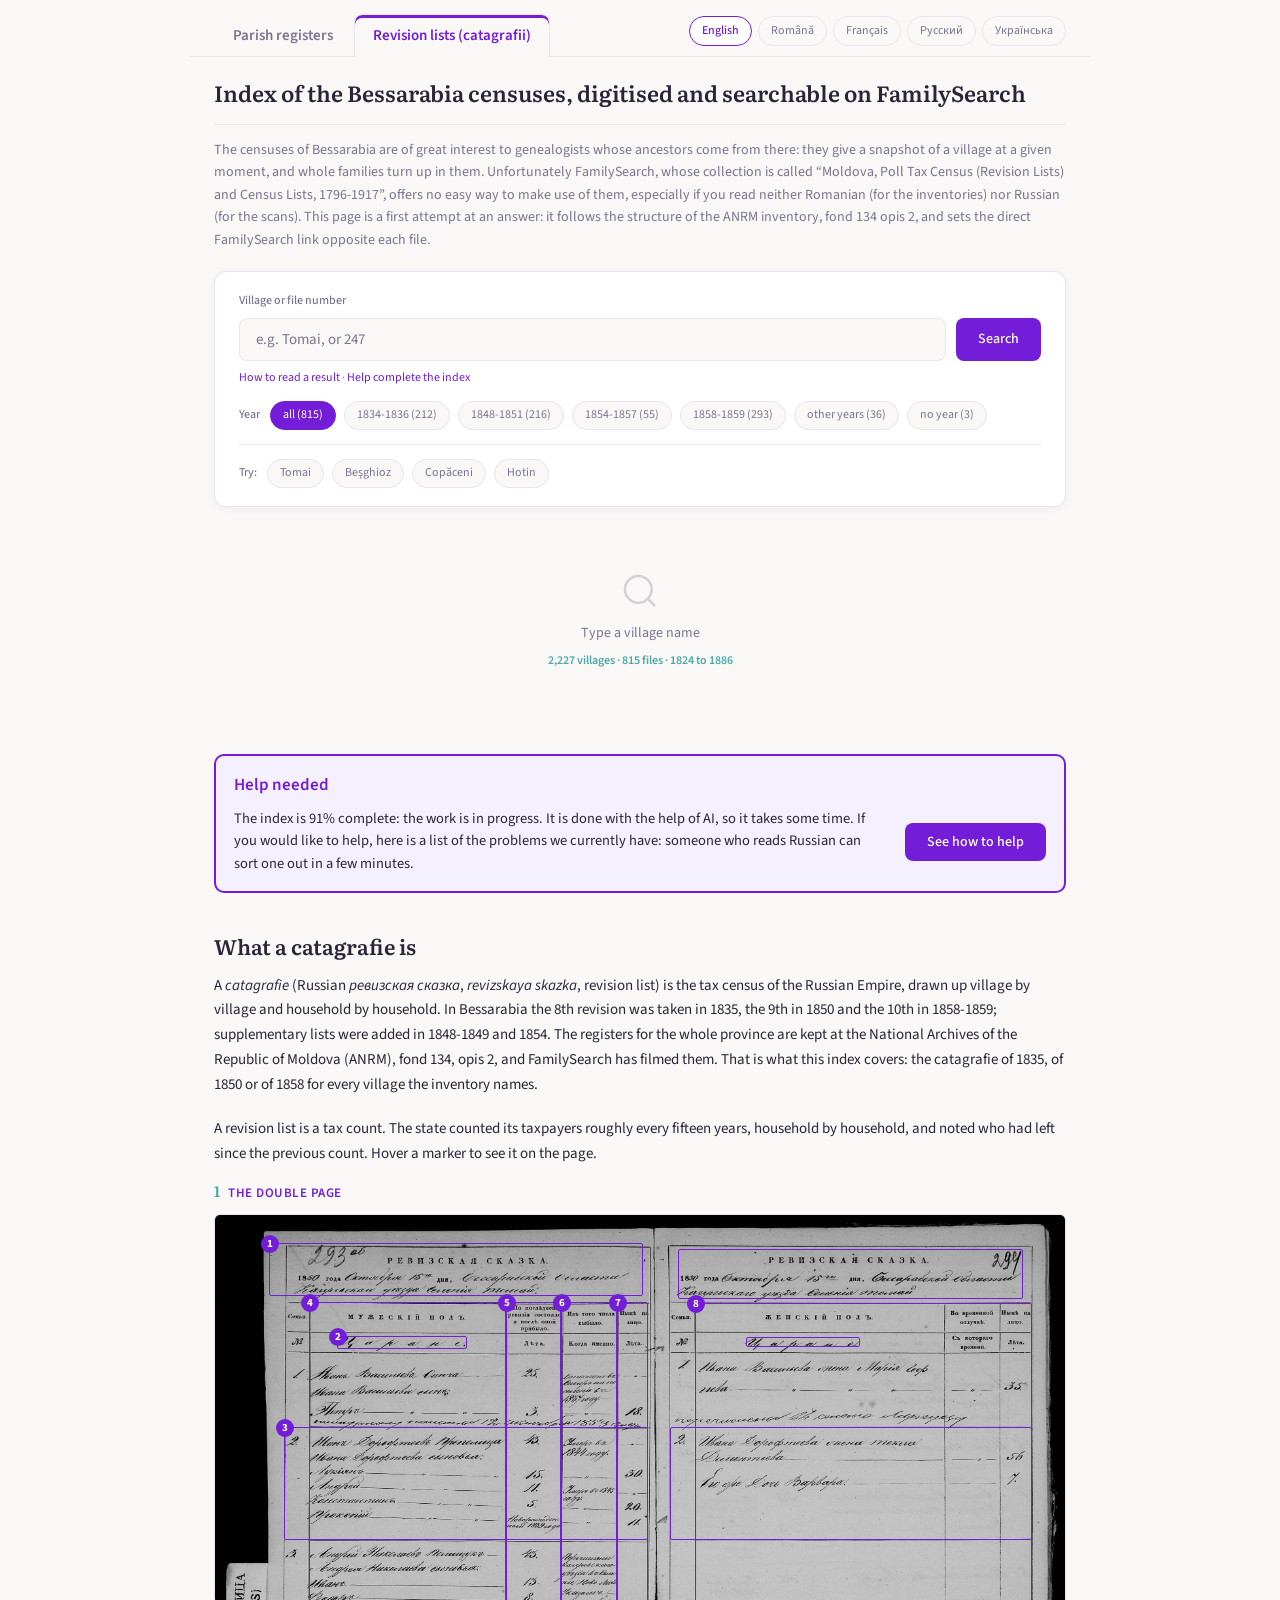
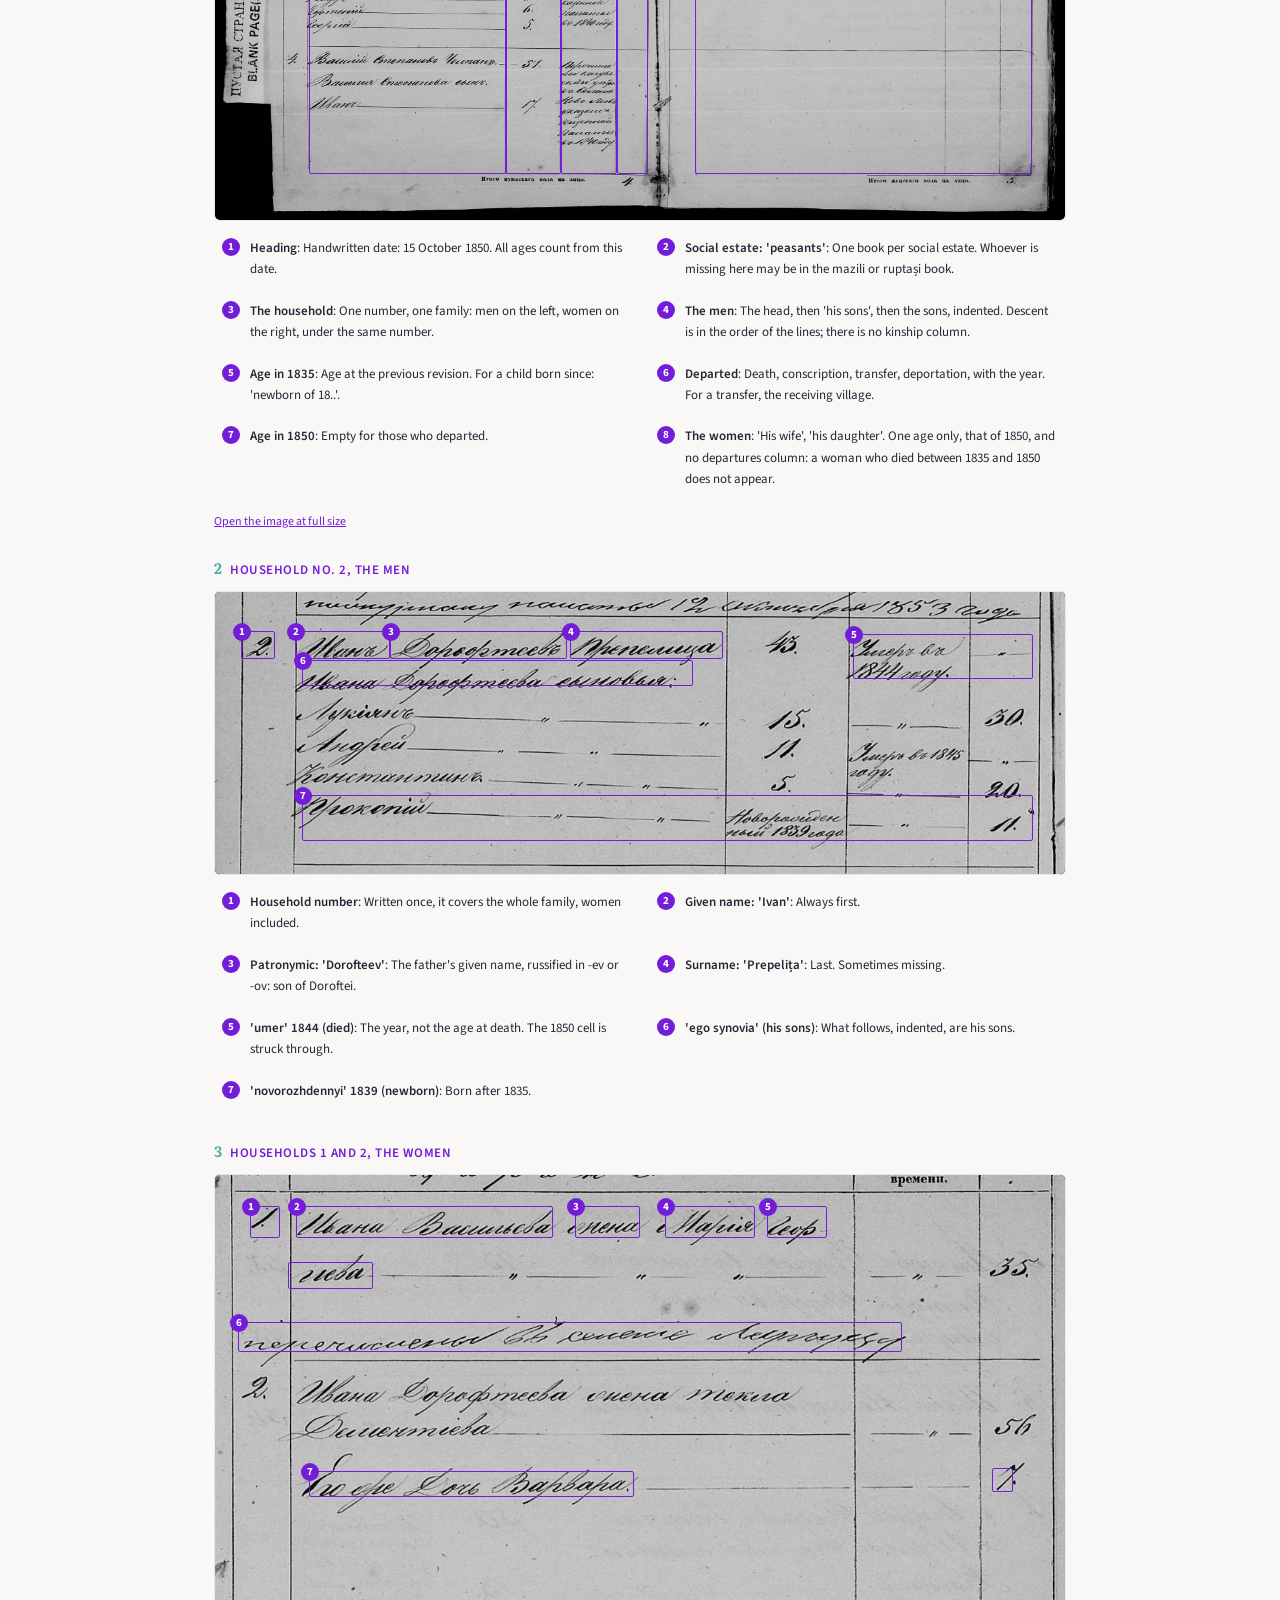
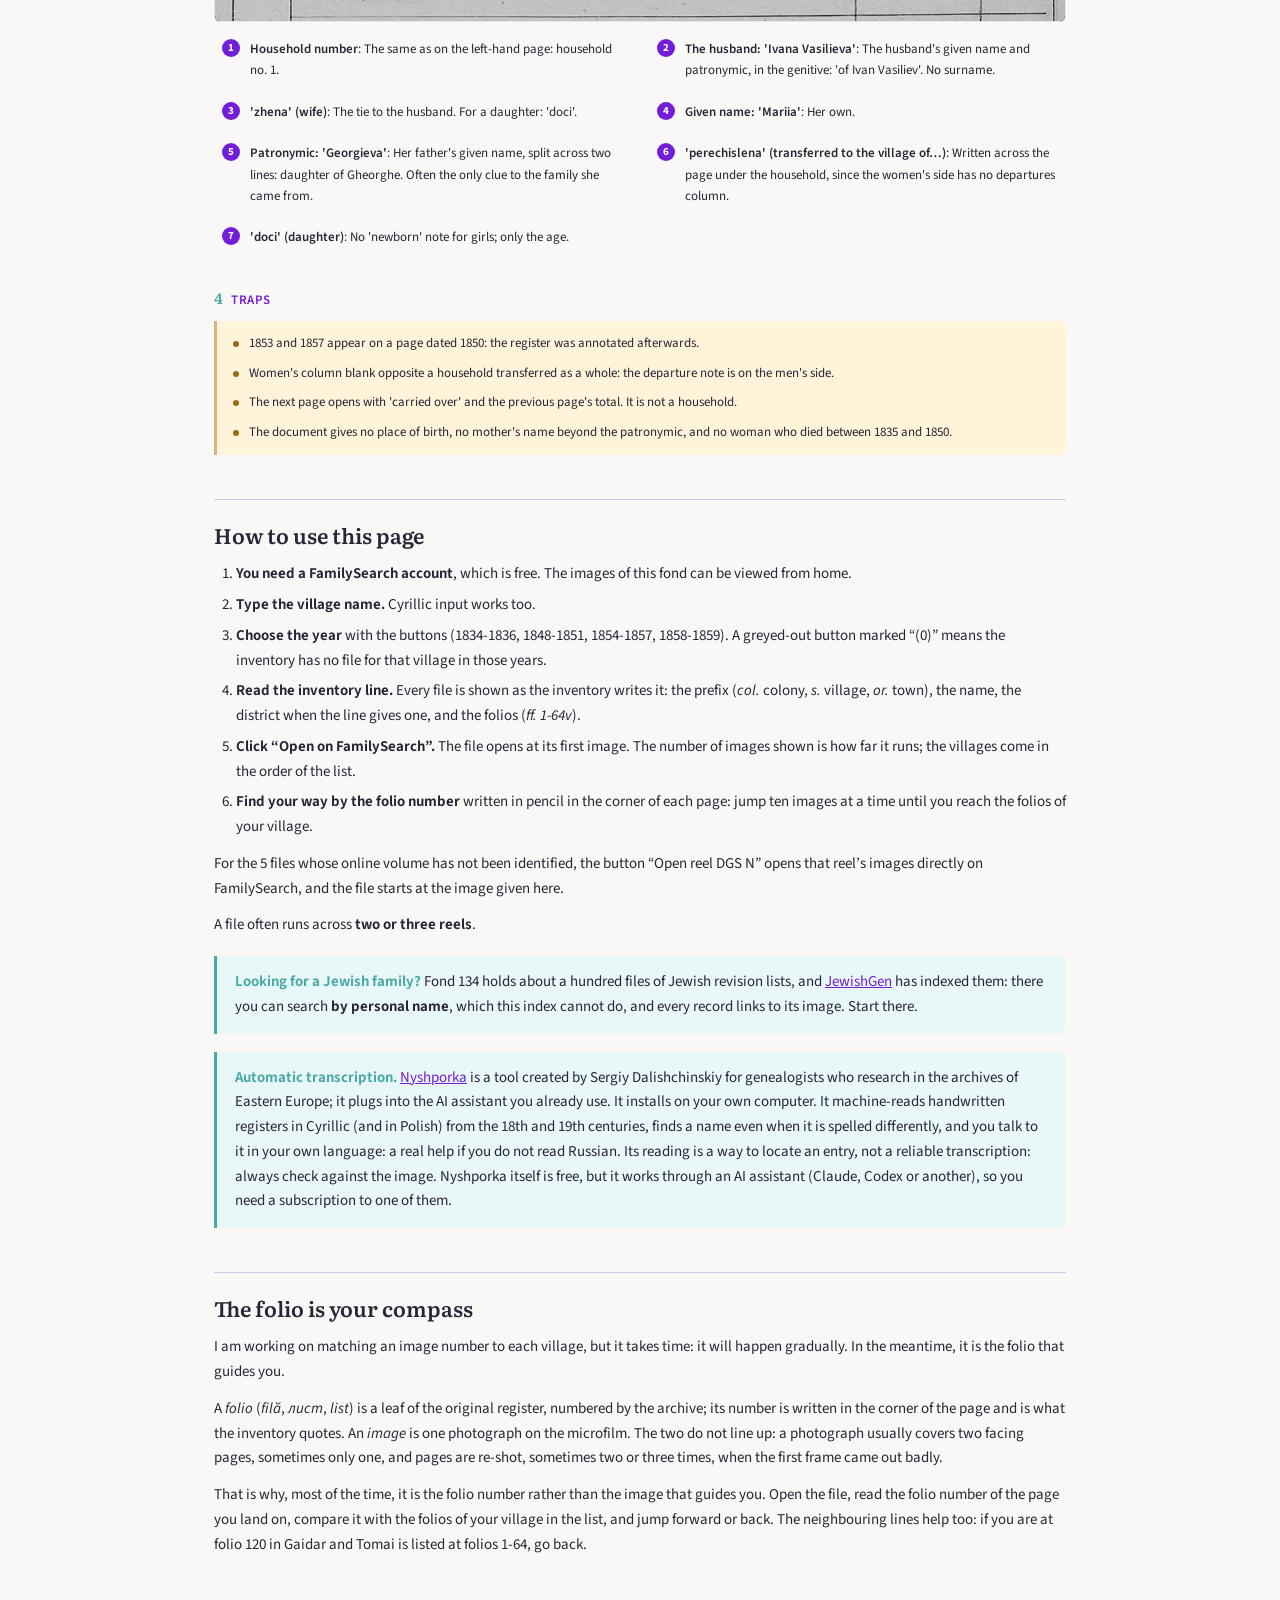
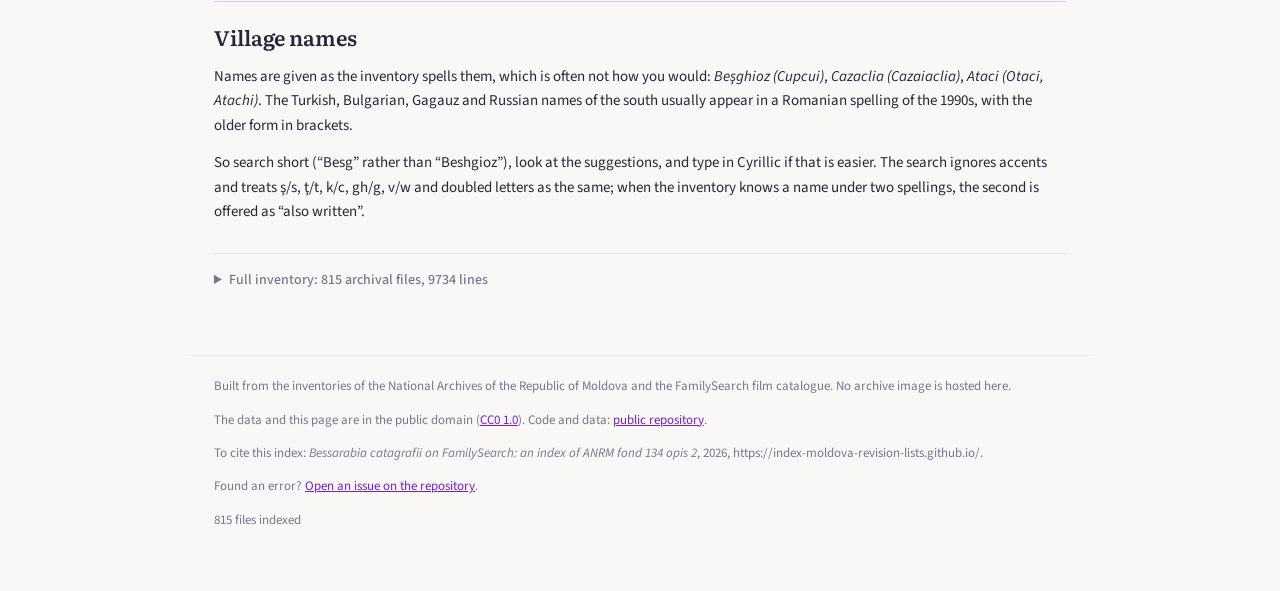
<file: index.html>
<!doctype html>
<html lang="en">
<head>
<meta charset="utf-8">
<meta name="viewport" content="width=device-width, initial-scale=1">
<meta name="color-scheme" content="light dark">
<meta name="msvalidate.01" content="35AE9F61EAFE0A6614156FE046B05B93">
<title>Moldova, Poll Tax Census (Revision Lists): Bessarabia censuses by village, 1835-1859</title>
<meta name="description" content="The FamilySearch collection is browsed image by image, and its inventory is in Romanian. This index takes you from your village to the right file, in one click.">
<link rel="alternate" hreflang="en" href="https://index-moldova-revision-lists.github.io/">
<link rel="alternate" hreflang="ro" href="https://index-moldova-revision-lists.github.io/ro.html">
<link rel="alternate" hreflang="fr" href="https://index-moldova-revision-lists.github.io/fr.html">
<link rel="alternate" hreflang="ru" href="https://index-moldova-revision-lists.github.io/ru.html">
<link rel="alternate" hreflang="uk" href="https://index-moldova-revision-lists.github.io/uk.html">
<link rel="alternate" hreflang="x-default" href="https://index-moldova-revision-lists.github.io/">
<link rel="canonical" href="https://index-moldova-revision-lists.github.io/">
<link rel="preconnect" href="https://fonts.googleapis.com">
<link rel="preconnect" href="https://fonts.gstatic.com" crossorigin>
<link href="https://fonts.googleapis.com/css2?family=Literata:opsz,wght@7..72,400;7..72,600&family=Source+Sans+3:wght@400;500;600&display=swap" rel="stylesheet">
<link rel="stylesheet" href="style.css?v=0c1f35e5">
<script type="application/ld+json">{"@context":"https://schema.org","@type":"Dataset","name":"Index of the Bessarabia censuses, digitised and searchable on FamilySearch","description":"The FamilySearch collection is browsed image by image, and its inventory is in Romanian. This index takes you from your village to the right file, in one click.","inLanguage":"en","url":"https://index-moldova-revision-lists.github.io/","license":"https://creativecommons.org/publicdomain/zero/1.0/","isAccessibleForFree":true,"keywords":"catagrafie, ревизская сказка, ревізька казка, revision list, recensamant, poll tax census, Bessarabia, Basarabia, Moldova, ANRM, FamilySearch, genealogy, fond 134","temporalCoverage":"1824/1886","spatialCoverage":"Bessarabia (Republic of Moldova, Odesa and Chernivtsi oblasts, Ukraine)","isBasedOn":"National Archives of the Republic of Moldova, fond 134 opis 2","dateModified":"2026-11-14","distribution":[{"@type":"DataDownload","encodingFormat":"application/x-ndjson","contentUrl":"https://index-moldova-revision-lists.github.io/data/index.jsonl"},{"@type":"DataDownload","encodingFormat":"text/csv","contentUrl":"https://index-moldova-revision-lists.github.io/data/lignes.csv"},{"@type":"DataDownload","encodingFormat":"text/csv","contentUrl":"https://index-moldova-revision-lists.github.io/data/dossiers.csv"}],"sameAs":"https://github.com/index-moldova-revision-lists/index-moldova-revision-lists.github.io"}</script>
</head>
<body>
<div class="barre">
  <nav class="sites"><a href="https://index-moldova-parish-registers.github.io/" hreflang="en">Parish registers</a><a href="index.html" aria-current="page">Revision lists (catagrafii)</a></nav>
  <nav class="langues"><a href="index.html" aria-current='page' hreflang="en">English</a> <a href="ro.html" hreflang="ro">Română</a> <a href="fr.html" hreflang="fr">Français</a> <a href="ru.html" hreflang="ru">Русский</a> <a href="uk.html" hreflang="uk">Українська</a></nav>
</div>
<header class="entete">
  <div class="entete-titre">
    <h1>Index of the Bessarabia censuses, digitised and searchable on FamilySearch</h1>
  </div>
  <p class="chapeau">The censuses of Bessarabia are of great interest to genealogists whose ancestors come from there: they give a snapshot of a village at a given moment, and whole families turn up in them. Unfortunately FamilySearch, whose collection is called “Moldova, Poll Tax Census (Revision Lists) and Census Lists, 1796-1917”, offers no easy way to make use of them, especially if you read neither Romanian (for the inventories) nor Russian (for the scans). This page is a first attempt at an answer: it follows the structure of the ANRM inventory, fond 134 opis 2, and sets the direct FamilySearch link opposite each file.</p>
</header>
<main>
<div class="search-box">
  <form id="recherche" role="search">
    <label for="q" class="filter-label">Village or file number</label>
    <div class="search-row">
      <div class="champ">
        <input id="q" class="search-input" type="search" placeholder="Loading the index…" disabled autocomplete="off" spellcheck="false" role="combobox" aria-autocomplete="list" aria-expanded="false" aria-controls="suggestions">
        <ul id="suggestions" role="listbox" hidden></ul>
      </div>
      <button type="submit" id="bouton" class="btn" disabled>Search</button>
    </div>
  </form>
  <p class="aide"><a href="#mode-emploi">How to read a result</a> · <a href="help.html">Help complete the index</a></p>
  <p id="graphie" hidden></p>
  <div id="annees" class="puces filters" hidden><span class="lbl">Year</span></div>
  <div id="vide" hidden>
    <p id="exemples" class="puces shortcuts"><span class="lbl">Try:</span></p>
  </div>
</div>
<div id="etat-vide" class="empty">
  <svg width="40" height="40" viewBox="0 0 24 24" fill="none" stroke="currentColor" stroke-width="1.5" aria-hidden="true"><circle cx="11" cy="11" r="8"/><path d="m21 21-4.35-4.35"/></svg>
  <p class="si-charge">Type a village name</p>
  <p class="si-chargement">Loading the index…</p>
  <p id="stats-ligne" class="si-charge"></p>
</div>
<p id="chargement" class="erreur" hidden>The index could not be loaded. Try reloading the page.</p>
<p id="compte" class="status"></p>
<p id="proches" hidden></p>
<div id="resultats" class="results" hidden></div>
<aside class="encours"><h2>Help needed</h2><p>The index is 91% complete: the work is in progress. It is done with the help of AI, so it takes some time. If you would like to help, here is a list of the problems we currently have: someone who reads Russian can sort one out in a few minutes.</p><a class="btn" href="help.html">See how to help</a></aside>
<div class="textes">
<h2 id="catagrafie">What a catagrafie is</h2>
<p>A <em>catagrafie</em> (Russian <em>ревизская сказка</em>, <em>revizskaya skazka</em>, revision list) is the tax census of the Russian Empire, drawn up village by village and household by household. In Bessarabia the 8th revision was taken in 1835, the 9th in 1850 and the 10th in 1858-1859; supplementary lists were added in 1848-1849 and 1854. The registers for the whole province are kept at the National Archives of the Republic of Moldova (ANRM), fond 134, opis 2, and FamilySearch has filmed them. That is what this index covers: the catagrafie of 1835, of 1850 or of 1858 for every village the inventory names.</p>
<div class="illus">
<p>A revision list is a tax count. The state counted its taxpayers roughly every fifteen years, household by household, and noted who had left since the previous count. Hover a marker to see it on the page.</p>
<h3>The double page</h3>
<div class="illus-fig">
<div class="plaque" style="aspect-ratio:260000/185100">
<img src="catagrafie-tomai-1850.jpg" alt="Revision list of Tomai, 1850" width="2600" height="1851" loading="lazy" decoding="async">
<span class="zone" data-z="A1" style="left:6.400%;top:4.600%;width:44.000%;height:8.800%"><b>1</b></span>
<span class="zone" data-z="A1" style="left:54.500%;top:5.600%;width:40.500%;height:8.200%"></span>
<span class="zone" data-z="A2" style="left:14.400%;top:20.000%;width:15.300%;height:2.100%"><b>2</b></span>
<span class="zone" data-z="A2" style="left:62.500%;top:20.200%;width:13.400%;height:1.600%"></span>
<span class="zone" data-z="A3" style="left:8.100%;top:35.000%;width:42.900%;height:18.800%"><b>3</b></span>
<span class="zone" data-z="A3" style="left:53.500%;top:35.100%;width:42.600%;height:18.700%"></span>
<span class="zone" data-z="A4" style="left:11.100%;top:14.400%;width:23.100%;height:78.000%"><b>4</b></span>
<span class="zone" data-z="A5" style="left:34.200%;top:14.400%;width:6.500%;height:78.000%"><b>5</b></span>
<span class="zone" data-z="A6" style="left:40.700%;top:14.400%;width:6.600%;height:78.000%"><b>6</b></span>
<span class="zone" data-z="A7" style="left:47.300%;top:14.400%;width:3.700%;height:78.000%"><b>7</b></span>
<span class="zone" data-z="A8" style="left:56.500%;top:14.500%;width:39.600%;height:78.000%"><b>8</b></span>
</div>
<ol class="illus-leg">
<li data-z="A1"><b>1</b><span><strong>Heading</strong>: Handwritten date: 15 October 1850. All ages count from this date.</span></li>
<li data-z="A2"><b>2</b><span><strong>Social estate: &#x27;peasants&#x27;</strong>: One book per social estate. Whoever is missing here may be in the mazili or ruptași book.</span></li>
<li data-z="A3"><b>3</b><span><strong>The household</strong>: One number, one family: men on the left, women on the right, under the same number.</span></li>
<li data-z="A4"><b>4</b><span><strong>The men</strong>: The head, then &#x27;his sons&#x27;, then the sons, indented. Descent is in the order of the lines; there is no kinship column.</span></li>
<li data-z="A5"><b>5</b><span><strong>Age in 1835</strong>: Age at the previous revision. For a child born since: &#x27;newborn of 18..&#x27;.</span></li>
<li data-z="A6"><b>6</b><span><strong>Departed</strong>: Death, conscription, transfer, deportation, with the year. For a transfer, the receiving village.</span></li>
<li data-z="A7"><b>7</b><span><strong>Age in 1850</strong>: Empty for those who departed.</span></li>
<li data-z="A8"><b>8</b><span><strong>The women</strong>: &#x27;His wife&#x27;, &#x27;his daughter&#x27;. One age only, that of 1850, and no departures column: a woman who died between 1835 and 1850 does not appear.</span></li>
</ol></div>
<p class="illus-lien"><a href="catagrafie-tomai-1850.jpg" target="_blank" rel="noopener">Open the image at full size</a></p>
<h3>Household no. 2, the men</h3>
<div class="illus-fig">
<div class="plaque" style="aspect-ratio:118820/39611">
<img src="catagrafie-tomai-1850.jpg" alt="Revision list of Tomai, 1850" width="2600" height="1851" loading="lazy" decoding="async" style="position:absolute;max-width:none;width:218.818%;left:-14.880%;top:-156.075%">
<span class="zone" data-z="B1" style="left:3.063%;top:14.019%;width:3.939%;height:9.813%"><b>1</b></span>
<span class="zone" data-z="B2" style="left:9.409%;top:14.019%;width:11.160%;height:9.813%"><b>2</b></span>
<span class="zone" data-z="B3" style="left:20.569%;top:14.019%;width:20.788%;height:9.813%"><b>3</b></span>
<span class="zone" data-z="B4" style="left:41.794%;top:14.019%;width:17.943%;height:9.813%"><b>4</b></span>
<span class="zone" data-z="B5" style="left:75.055%;top:14.953%;width:21.225%;height:15.888%"><b>5</b></span>
<span class="zone" data-z="B6" style="left:10.284%;top:24.299%;width:45.952%;height:8.879%"><b>6</b></span>
<span class="zone" data-z="B7" style="left:10.284%;top:71.963%;width:85.996%;height:16.355%"><b>7</b></span>
</div>
<ol class="illus-leg">
<li data-z="B1"><b>1</b><span><strong>Household number</strong>: Written once, it covers the whole family, women included.</span></li>
<li data-z="B2"><b>2</b><span><strong>Given name: &#x27;Ivan&#x27;</strong>: Always first.</span></li>
<li data-z="B3"><b>3</b><span><strong>Patronymic: &#x27;Dorofteev&#x27;</strong>: The father&#x27;s given name, russified in -ev or -ov: son of Doroftei.</span></li>
<li data-z="B4"><b>4</b><span><strong>Surname: &#x27;Prepelița&#x27;</strong>: Last. Sometimes missing.</span></li>
<li data-z="B5"><b>5</b><span><strong>&#x27;umer&#x27; 1844 (died)</strong>: The year, not the age at death. The 1850 cell is struck through.</span></li>
<li data-z="B6"><b>6</b><span><strong>&#x27;ego synovia&#x27; (his sons)</strong>: What follows, indented, are his sons.</span></li>
<li data-z="B7"><b>7</b><span><strong>&#x27;novorozhdennyi&#x27; 1839 (newborn)</strong>: Born after 1835.</span></li>
</ol></div>
<h3>Households 1 and 2, the women</h3>
<div class="illus-fig">
<div class="plaque" style="aspect-ratio:114920/60343">
<img src="catagrafie-tomai-1850.jpg" alt="Revision list of Tomai, 1850" width="2600" height="1851" loading="lazy" decoding="async" style="position:absolute;max-width:none;width:226.244%;left:-119.005%;top:-66.258%">
<span class="zone" data-z="C1" style="left:4.072%;top:6.748%;width:3.620%;height:7.362%"><b>1</b></span>
<span class="zone" data-z="C2" style="left:9.502%;top:6.748%;width:30.317%;height:7.362%"><b>2</b></span>
<span class="zone" data-z="C3" style="left:42.308%;top:6.748%;width:7.692%;height:7.362%"><b>3</b></span>
<span class="zone" data-z="C4" style="left:52.941%;top:6.748%;width:10.633%;height:7.362%"><b>4</b></span>
<span class="zone" data-z="C5" style="left:64.932%;top:6.748%;width:7.014%;height:7.362%"><b>5</b></span>
<span class="zone" data-z="C5" style="left:8.597%;top:19.325%;width:9.955%;height:6.135%"></span>
<span class="zone" data-z="C6" style="left:2.715%;top:32.822%;width:78.054%;height:6.748%"><b>6</b></span>
<span class="zone" data-z="C7" style="left:11.086%;top:66.258%;width:38.235%;height:5.828%"><b>7</b></span>
<span class="zone" data-z="C7" style="left:91.403%;top:65.644%;width:2.489%;height:5.521%"></span>
</div>
<ol class="illus-leg">
<li data-z="C1"><b>1</b><span><strong>Household number</strong>: The same as on the left-hand page: household no. 1.</span></li>
<li data-z="C2"><b>2</b><span><strong>The husband: &#x27;Ivana Vasilieva&#x27;</strong>: The husband&#x27;s given name and patronymic, in the genitive: &#x27;of Ivan Vasiliev&#x27;. No surname.</span></li>
<li data-z="C3"><b>3</b><span><strong>&#x27;zhena&#x27; (wife)</strong>: The tie to the husband. For a daughter: &#x27;doci&#x27;.</span></li>
<li data-z="C4"><b>4</b><span><strong>Given name: &#x27;Mariia&#x27;</strong>: Her own.</span></li>
<li data-z="C5"><b>5</b><span><strong>Patronymic: &#x27;Georgieva&#x27;</strong>: Her father&#x27;s given name, split across two lines: daughter of Gheorghe. Often the only clue to the family she came from.</span></li>
<li data-z="C6"><b>6</b><span><strong>&#x27;perechislena&#x27; (transferred to the village of…)</strong>: Written across the page under the household, since the women&#x27;s side has no departures column.</span></li>
<li data-z="C7"><b>7</b><span><strong>&#x27;doci&#x27; (daughter)</strong>: No &#x27;newborn&#x27; note for girls; only the age.</span></li>
</ol></div>
<h3>Traps</h3><ul class="illus-pieges">
<li>1853 and 1857 appear on a page dated 1850: the register was annotated afterwards.</li>
<li>Women&#x27;s column blank opposite a household transferred as a whole: the departure note is on the men&#x27;s side.</li>
<li>The next page opens with &#x27;carried over&#x27; and the previous page&#x27;s total. It is not a household.</li>
<li>The document gives no place of birth, no mother&#x27;s name beyond the patronymic, and no woman who died between 1835 and 1850.</li>
</ul>
</div>
<h2 id="mode-emploi">How to use this page</h2>
<ol><li><strong>You need a FamilySearch account</strong>, which is free. The images of this fond can be viewed from home.</li><li><strong>Type the village name.</strong> Cyrillic input works too.</li><li><strong>Choose the year</strong> with the buttons (1834-1836, 1848-1851, 1854-1857, 1858-1859). A greyed-out button marked “(0)” means the inventory has no file for that village in those years.</li><li><strong>Read the inventory line.</strong> Every file is shown as the inventory writes it: the prefix (<em>col.</em> colony, <em>s.</em> village, <em>or.</em> town), the name, the district when the line gives one, and the folios (<em>ff. 1-64v</em>).</li><li><strong>Click “Open on FamilySearch”.</strong> The file opens at its first image. The number of images shown is how far it runs; the villages come in the order of the list.</li><li><strong>Find your way by the folio number</strong> written in pencil in the corner of each page: jump ten images at a time until you reach the folios of your village.</li></ol>
<p>For the 5 files whose online volume has not been identified, the button “Open reel DGS N” opens that reel’s images directly on FamilySearch, and the file starts at the image given here.</p>
<p>A file often runs across <strong>two or three reels</strong>.</p>
<p class='encadre'><strong>Looking for a Jewish family?</strong> Fond 134 holds about a hundred files of Jewish revision lists, and <a href='https://www.jewishgen.org/databases/all/' rel='noopener'>JewishGen</a> has indexed them: there you can search <strong>by personal name</strong>, which this index cannot do, and every record links to its image. Start there.</p>
<p class='encadre'><strong>Automatic transcription.</strong> <a href='https://nyshporka.online/en/' rel='noopener'>Nyshporka</a> is a tool created by Sergiy Dalishchinskiy for genealogists who research in the archives of Eastern Europe; it plugs into the AI assistant you already use. It installs on your own computer. It machine-reads handwritten registers in Cyrillic (and in Polish) from the 18th and 19th centuries, finds a name even when it is spelled differently, and you talk to it in your own language: a real help if you do not read Russian. Its reading is a way to locate an entry, not a reliable transcription: always check against the image. Nyshporka itself is free, but it works through an AI assistant (Claude, Codex or another), so you need a subscription to one of them.</p>
<h2 id="feuillet">The folio is your compass</h2>
<p>I am working on matching an image number to each village, but it takes time: it will happen gradually. In the meantime, it is the folio that guides you.</p>
<p>A <em>folio</em> (<em>filă</em>, <em>лист</em>, <em>list</em>) is a leaf of the original register, numbered by the archive; its number is written in the corner of the page and is what the inventory quotes. An <em>image</em> is one photograph on the microfilm. The two do not line up: a photograph usually covers two facing pages, sometimes only one, and pages are re-shot, sometimes two or three times, when the first frame came out badly.</p>
<p>That is why, most of the time, it is the folio number rather than the image that guides you. Open the file, read the folio number of the page you land on, compare it with the folios of your village in the list, and jump forward or back. The neighbouring lines help too: if you are at folio 120 in Gaidar and Tomai is listed at folios 1-64, go back.</p>
<h2 id="noms">Village names</h2>
<p>Names are given as the inventory spells them, which is often not how you would: <em>Beşghioz (Cupcui)</em>, <em>Cazaclia (Cazaiaclia)</em>, <em>Ataci (Otaci, Atachi)</em>. The Turkish, Bulgarian, Gagauz and Russian names of the south usually appear in a Romanian spelling of the 1990s, with the older form in brackets.</p>
<p>So search short (“Besg” rather than “Beshgioz”), look at the suggestions, and type in Cyrillic if that is easier. The search ignores accents and treats ş/s, ţ/t, k/c, gh/g, v/w and doubled letters as the same; when the inventory knows a name under two spellings, the second is offered as “also written”.</p>
</div>
<details class="inventaire" id="inventaire">
<summary>Full inventory: 815 archival files, 9734 lines</summary>
<p class="inv-intro">The whole inventory as plain text, so that it can be read, printed, quoted and found by search engines. The search box above does the same job in one click; each file number below opens its own result.</p>
<p class="inv-intro">Machine-readable data: <a href='data/index.jsonl'>index.jsonl</a>, <a href='data/lignes.csv'>lignes.csv</a>, <a href='data/dossiers.csv'>dossiers.csv</a>, with a <a href='data/DICTIONNAIRE.md'>field dictionary</a> and a <a href='llms.txt'>guide for AI assistants</a>. Public domain, no key needed.</p>
<ol class="inv">
<li><a href="?q=1">1</a> · <i>1834</i> · <span>Revision lists of peasants from the villages of Akkerman county, for the years 1834-1836.</span><em>Villages: Roşu · Hanchîşla (Ganchişla, Hanul Cîşlei) · Palanca · Tudora (Tudorova) · Crocmaz (Corcmaz) · Olăneşti · Cioburciu · Talmaza · Alexandrovca, plasa Olăneşti · Vedensc · Voznesensc · Ermoclia · Ivanovca plasa Olăneşti · Copceac · Carahasani plasa Olăneşti · Caplani · Moldovca (Vădeni) · Nicolaevca, plasa Olăneşti · Popovca, plasa Olăneşti · Petropavlovca, plasa Olăneşti · Petrovca · Răileanca, plasa Olăneşti · Semionovca, plasa Olăneşti · Slobozia-Hăneşti · Uspenskoe · Feşteliţa · Frumuşica (Formuşica) · Ţaricianca, plasa Olăneşti</em></li>
<li><a href="?q=2">2</a> · <i>1835</i> · <span>Revision lists of free peasants, colonists, merchants, mazili, ruptasi and boiernasi from the villages of Orhei county and of Iasi county for the year 1835.</span><em>Villages: Tuzara · Trifeşti · Tătăreşti · Teleşeu · Tarasova · Trebujeni · Tabăra · Tîrzieni · Teleneşti · Teleneştii Vechi · Tîrşiţei</em></li>
<li><a href="?q=3">3</a> · <i>1835-1836</i> · <span>Supplementary revision lists of colonists from the state-domain villages of Akkerman county, for the years 1835, 1836.</span><em>Villages: Borisovca · Voznesensc · Jevrieni · Chebabcea · Carahasani · Olăneşti · Slobozia-Hăneşti · Tatarbunar · Uspenscoe · Ţariceanca · Cicima · Şagani</em></li>
<li><a href="?q=4">4</a> · <i>1835</i> · <span>Revision lists of the inhabitants and peasants of the Roma (gypsy), Moldavian and Little Russian communities of the suburbs of the town of Akkerman, for the year 1835.</span><em>Villages: Crivda · Popuşoi · Kamenîi Most · Şabo</em></li>
<li><a href="?q=5">5</a> · <i>1835</i> · <span>Revision lists with the lists of state colonists, dvoreni, mazili and ruptaşi from the villages of Akkerman county for the year 1835.</span><em>Villages: Baccealia · Borisovca · Vasilievca · Gălileşti · Gura-Celighider (Satul Nou) · Divizia · Draculea · Dimitrovca · Jevreni · Zolocani · Chebabcea · Caramahmet · Cariacica (Cariacichi,Caracicov) · Chitai · Neruşai · Pavlovca · Plahteevca · Pocrovca · Sergheevca · Spascoe · Tatarbunar · tîrgul Tatarbunar · Taşlîc · Furmanca · Cicima · Şagani · Iaroslavca · Iasinovca · Constantinovca · Nicolaevca · Mihailovca · Novotroiţc</em></li>
<li><a href="?q=6">6</a> · <i>1835</i> · <span>Revision lists of clergy from the churches of the town of Akkerman and the villages of Akkerman county, and from the town of Chilia, Ismail county, for the year 1835.</span><em>Villages: Akkerman · Crivda · Păpuşoi · Roşu · Divizia · Tatarbunar · Şabo · Carahasani · Olăneşti · Volontirovca · Tălmaza · Răileanca · Ermoclia · Alexandrovca Nouă · Vedensc · Neruşai · Cicima · Draculea · Caramahmet · Han-Cîşla · Palanca · Tudora · Corcmaz (Crocmaz) · Purcari · Răscăeţi · Slobozia-Hăneşti · Caplani · Moldovca (Vodeni ) · Ciobruciu (Cioburciu) · Popovca · Feşteliţa · Copceac · Formuşica (Frumuşica) · Ţariceanca · Şagani · Zolocari · Acmanghit · Mihailovca · Gura-Celighider (Satul Nou) · Gălileşti · Taşlâc · Furmanca · Chitai · Chilia</em></li>
<li><a href="?q=7">7</a> · <i>1835</i> · <span>Revision lists of petty bourgeois and nobility (dvoreni) of the societies of Great Russians, szlachta and Little Russians of the town of Akkerman for the year 1835.</span><em>Villages: Akkerman</em></li>
<li><a href="?q=8">8</a> · <i>1835</i> · <span>Revision lists of dvoreni, mazili, ruptaşi and şleahtici from the villages of Akkerman county for the year 1835.</span><em>Villages: Akkerman · Gura-Celighider (Satul Nou ) · Gălileşti · Copceac · Chebabcea · Moldovca (Vodeni ) · Neruşai · Palanca · Tălmaza · Taşlîc</em></li>
<li><a href="?q=9">9</a> · <i>1835</i> · <span>Revision lists of the colonists from the German colonies of Akkerman county for the year 1835.</span><em>Villages: Borodino · Berezina · Brieni · Gnadental · Crasna · Cleastiţi · Leipţig · Culm · Caţbah · Maloiaroslaveţi I · Maloiaroslaveţi II · Arcizul Nou · Paris · Sarata · Arcizul Vechi · Tarutino · Tepliţ · Ferşampenoise I · Ferşampenoise II · nr. 13, Friedenstal · Şabo</em></li>
<li><a href="?q=10">10</a> · <i>1835</i> · <span>Revision lists of the inhabitants of the villages of Akkerman and Iaşi counties for the year 1835.</span><em>Villages: Penico, filele …..2 · Băhrineşti · Nădejdea · Purcari · Răscăieţi</em></li>
<li><a href="?q=11">11</a> · <i>1835</i> · <span>Revision lists of court servants from the town of Akkerman and court servants from the estate of Cădăeşti, Akkerman county, for the year 1835.</span><em>Villages: Akkerman · Cădăeşti</em></li>
<li><a href="?q=12">12</a> · <i>1859</i> · <span>Revision lists of the inhabitants and state colonists of the villages of the state domain of Akkerman county. List of the members of the Moldavian and szlachta communities of the town of Akkerman, for the year 1859.</span><em>Villages: Petropavlovca · Palanca · Akkerman · Neruşai</em></li>
<li><a href="?q=13">13</a> · <i>1835</i> · <span>Revision lists with the lists of members of the Little Russian societies, of the Great Russian ecclesiastical order, of the Moldavian and Jewish communities, of the Great Russian society of clockmakers, and of the privileged class of the city of Bender for the year 1835.</span><em>Villages: Bender</em></li>
<li><a href="?q=14">14</a> · <i>1835</i> · <span>Revision lists of members of the Velikorussian ecclesiastical estate communities, of the Malorussian, Moldavian and Jewish communities, of the Christian merchant community of the 3rd guild, of the Jewish merchant community of the 3rd guild, of the Velikorussian watchmakers&#x27; community, and of the privileged class of the town of Bender for the year 1835.</span><em>Villages: Bender</em></li>
<li><a href="?q=15">15</a> · <i>1835-1836</i> · <span>Revision lists with 3rd guild merchants of the Christian and Jewish communities of the town of Bender, with court servants, with peasants from the towns of Bender and Ismail and from the villages of Bender district, for the years 1835-1836.</span><em>Villages: Bender · Ismail · Gura Galbenă · Chiţcani · Speia · Gura Bîcului · Căuşeni</em></li>
<li><a href="?q=16">16</a> · <i>1835-1836</i> · <span>Revision lists completing the data omitted from the lists of peasants and petty bourgeois, of the Great Russian ecclesiastical order, of the Great Russian community of clockmakers, and of the members of the communities of Little Russians, Moldavians and Jews of the towns of Chişinău and Bender, for the years 1835-1836.</span><em>Villages: Chişinău · Bender</em></li>
<li><a href="?q=17">17</a> · <i>1835</i> · <span>Revision lists of court servants and peasants from the towns of Akkerman, Bender, Ismail, Leova and Chişinău, and from the villages of Akkerman, Bender, Hotin, Leova, Orhei counties and all the fortresses of the Bessarabia region, for the year 1835.</span><em>Villages: Akkerman · Bender · Gura Galbenă · Chiţcani · Căuşeni · Speia · Gura Bîcului · Ismail · Tucicov · Chişinău · Chilia · Bolgrad · Leova · Hagi-Abdul · Slobozia Căliceni · Pereni · Mărcăuţi · Babin · Hotin · Bălcăuţi · Seneheu · Ataki (Ataci ) Movilău · Secureni · Edineţ (Edinţa) · Rudi · Nedibăuţi (Nedăbăuţi) · Noua Suliţă (Novoseliţa)</em></li>
<li><a href="?q=18">18</a> · <i>1835</i> · <span>Revision lists of people of the privileged classes from the villages of Bender county for the year 1835.</span><em>Villages: Todireşti · Taraclia · Tănătari · Floreşti · Fîrlădeni · Ţînţăreni · Cimişlia · Cioara Murza · Abaclia</em></li>
<li><a href="?q=19">19</a> · <i>1835</i> · <span>Revision lists completing the data on the desservants of the cults from the churches of the villages of Bender county, and on the desservants of the cults (newly arrived and departed) from the churches of the town of Bender and of the villages of Bender county, for the year 1835.</span><em>Villages: Bender · Hîrbovăţ · Bulboaca · Gura Bîcului · Fîrlădeni · Sălcuţa · Hagimus · Chircăeşti · Tănătari · Cărbuna · Coşcalia · Zaim · Luţeni (Ţînţăreni ) · Căinari · Geamăna · Puhoi · Gangura · Dubăsarii Vechi · Corjova · Baccealia · Cobusca Veche · Cobusca Nouă · Roşcani · Teliţa · Şerpeni · Speia · Puhăceni · Delacău (Bilachev) · Taraclia · Sadaclia · Cimişlia · Batîr · Abaclia (Abaclîdjaba) · Selemet · Cioara-Murza (Ceramuza) · Căuşeni · Tocuz · Cîrnăţeni · Opaci · Manzîr · Chiţcani · Copanca · Varniţa · Căuşenii Vechi · Gura Galbenă · Moleşti · Grădeşti · Sagadaic (Sahaidac)</em></li>
<li><a href="?q=20">20</a> · <span>Lists of inhabitants wrongly registered in the process of popular census no. 8, from the town of Tucicov and its suburbs (indicating age, the locality from which they came, and the year in which this event was recorded)</span><em>Villages: Tucicov · Cugurlui (Cuhurlui) · Broasca · Sofiana (Softiani)</em></li>
<li><a href="?q=21">21</a> · <i>1835</i> · <span>Revision lists of representatives of the privileged class, with boernaşi, with mazili, with răzeşi, with ruptaşi, with inhabitants and with peasants from the villages of Bender county for the year 1835.</span><em>Villages: Baccealia · Bogdanovca · Gura Galbenei · Grădeşti (Grădişte ) · Gangura · Gura Bîcului · Geamana · Delacău (Bilachev) · Dubăsarii Vechi · Ivanovca · Corjova · Căinari · Cărbuna · Cobusca Mică · Cobusca Veche · Coşcalia · Ţînţăreni (Luţeni) · Moleşti · Puhoi · Puhăceni · Roşcana · Speia · Sagaidac · Todireşti · Teliţa · Floreşti · Şerpeni</em></li>
<li><a href="?q=22">22</a> · <i>1835-1836</i> · <span>Revision lists of representatives of the privileged class and state colonists, with representatives of the Jewish, Moldavian and Great Russian communities, from the villages of Bender county and from the market towns of Căuşeni and Cimişlia, Bender county, for the years 1835, 1836.</span><em>Villages: Abaclia (Abaclîdjaba) · Opaci · Bulboaca · Batîr · Baimaclia · Varniţa · Hîrbovăţ · Hagimus · Zaim · Căuşeni · Chircăeşti · Copanca · Căuşenii Vechi · Cîrnăţeni · Chiţcani · Calfa · Mihailovca · Selemet · Săiţi · Sălcuţa · Sadaclia · Tocuz · Troiţca · Taraclia · Tanătari · Fîrlădeni · Cimişlia · Cioara Murza (Ceramuza )</em></li>
<li><a href="?q=23">23</a> · <i>1835</i> · <span>Revision lists with the lists of colonists from the colonies of Leova county, Ismail colonial district, for the year 1835.</span><em>Villages: Babele · Bolgrad · Vaisal · Duluchioi · Dermendere · Cairaclia · Cubei · Caracurt · Novotraian (Traianul Nou) · Taşbunar · Tatar-Copceac · Taraclia · Tabac · Cişmeaua Văruită · Ciişia · Erdec-Burno</em></li>
<li><a href="?q=24">24</a> · <i>1835-1836</i> · <span>Revision lists with the lists of colonists from the colonies of Leova county, Bugeacul de Jos district, for the years 1835, 1836.</span><em>Villages: Burgugi · Banova (Banovca) · Glavana · Hasan Batâr · Dermendere · Devlet Agaci · Dimitrova · Enichioi · Zadunaevca · Iserlia · Ivanova · Culevcea · Camcic · Cuporani · Cod-Chitai · Noul Cragaci (Novocaragaci) · Pocrouca-Nouă (Novopocrov) · Pandaclia · Selioglo · Satalîc-Hagi · Traianul Vechi (Starotraian) · Fîntîna Zînelor · Ciumlechioi · Şichirlichitai</em></li>
<li><a href="?q=25">25</a> · <i>1836</i> · <span>Revision lists of members of the Nekrasovite and Malorussian societies, petty bourgeois registered under the town administration of Ismail, in the suburbs of the town of Tucicov, Ismail county, for the year 1836.</span><em>Villages: Cugurlui (Cuhurlui) · Necrasovca · Broasca · Sofiana</em></li>
<li><a href="?q=26">26</a> · <i>1835-1836</i> · <span>Revision lists of merchants of the town of Chilia of the town administration of Ismail, region of Bessarabia, for the years 1835, 1836.</span><em>Villages: Chilia</em></li>
<li><a href="?q=27">27</a> · <i>1836</i> · <span>Revision lists of petty bourgeois of the societies of Velikorussians, Malorussians, Moldavians and Jews of the town of Chilia, with colonists of the societies of Velikorussians and Malorussians of the village of Vilcov of the town administration of Ismail for the year 1836.</span><em>Villages: Chilia · Vilcov (Vâlcov)</em></li>
<li><a href="?q=28">28</a> · <i>1836-1850</i> · <span>Revision lists of petty bourgeois of the societies of Velikorussians, Malorussians, Moldavians and Jews of the town administration of Chilia, and of petty bourgeois, colonists and state peasants classed in the societies of Velikorussians, Malorussians and Jews of the town of Chilia and of the market town of Vilcov for the years 1836, 1840, 1842, 1845, 1849, 1850.</span><em>Villages: Chilia · Vilcov (Vîlcov)</em></li>
<li><a href="?q=29">29</a> · <i>1835-1836</i> · <span>Revision lists with inhabitants, court servants, foreign citizens, merchants, peasants and petty bourgeois from the cities of Bălţi, Bender and Chişinău and from the villages of Orhei, Hotin and Soroca counties for the years 1835, 1836.</span><em>Villages: Bender · Sadaclia · Bălţi · Chişinău · Drăsliceni · Teleşeu · Dănjenii de Jos · Marcăuţi · Petruşeni · Slobozia Şireuţi</em></li>
<li><a href="?q=30">30</a> · <i>1835</i> · <span>Revision lists with the lists of members of the Moldavian society of the city of Chişinău for the year 1835.</span><em>Villages: Chişinău</em></li>
<li><a href="?q=31">31</a> · <i>1835</i> · <span>Revision lists of petty bourgeois of the Jewish society of the town of Chisinau, for the year 1835.</span><em>Villages: Chişinău</em></li>
<li><a href="?q=32">32</a> · <i>1835</i> · <span>Revision lists of crown Roma (gypsies) of the classes of lăieşi, lingurari and ursari, nomadic and moving from place to place on the territory of Bessarabia, for the year 1835.</span><em>Villages: Basarabia (lăieşi ) · Orhei (lingurari, ursari )</em></li>
<li><a href="?q=33">33</a> · <i>1835</i> · <span>Revision lists of merchants of the 3rd guild of the town of Chişinău and of former merchants of the 3rd guild of the town of Chişinău for the year 1835.</span><em>Villages: Chişinău</em></li>
<li><a href="?q=34">34</a> · <i>1835</i> · <span>Revision lists of merchants of the 1st, 2nd and 3rd guild of the town of Chişinău, for the year 1835.</span><em>Villages: Chişinău</em></li>
<li><a href="?q=35">35</a> · <i>1835</i> · <span>Revision lists of the inhabitants of the 1st and 2nd parts of the town of Chişinău, from the Moldavian society, for the year 1835.</span><em>Villages: Chişinău</em></li>
<li><a href="?q=36">36</a> · <i>1835</i> · <span>Revision lists of the inhabitants of the 3rd part and the new part of the town of Chişinău, from the Moldavian society, for the year 1835.</span><em>Villages: Chişinău</em></li>
<li><a href="?q=37">37</a> · <i>1835</i> · <span>Revision lists of members of the society of foreign citizens of the town of Chisinau, court servants, free colonists, peasants and Roma (gypsy) serfs from the towns of Balti, Chisinau and Hotin and from the villages of Iasi and Hotin counties, for the year 1835.</span><em>Villages: Bălţi · Chişinău · Hotin · Otaci (Ataci, Atachi) Movilău · Nagoreni · Noua Suliţă (Novoseliţa) · Stălineşti · Hădărăuţi · Cepeleuţi · Şendreni · Drăgăneşti · Micleuşeni · Sculeni · Petreşti · Prutechici Alexăndreni · Ciulucani</em></li>
<li><a href="?q=38">38</a> · <i>1835</i> · <span>Revision lists of merchants of the 1st, 2nd and 3rd guild of the town of Chişinău for the year 1835.</span><em>Villages: Chişinău</em></li>
<li><a href="?q=39">39</a> · <i>1835</i> · <span>Revision lists with 2nd and 3rd guild merchants from the town of Leova, for the year 1835.</span><em>Villages: Leova</em></li>
<li><a href="?q=40">40</a> · <i>1835</i> · <span>Revision lists of boiernaşi and mazili from the village of Hănăşeni, Leova county, for the year 1835.</span><em>Villages: Hănăşenii Noi</em></li>
<li><a href="?q=41">41</a> · <i>1835</i> · <span>Revision lists of boiernaşi and of mazili from the village of Hănăşenii Noi, Leova county, for the year 1835.</span><em>Villages: Leova · Borogani · Cazangic · Caracui · Cuvurlui · Lărguţa · Sărata · Sărăţica · Tigheci · Cenac · Baurci-Moldoveni · Borceag (Burceac) · Vadul lui Isac · Vetreşoi · Hănăşenii Vechi · Hănăşenii Noi · Goteşti · Enichioi · Javgur · Cania · Capaclia · Chircani · Cupcui (Copcui) · Cociulia (Cocealia ) · Coştangalia · Chioselia Mică (Chiselî Mici ) · Larga · Leca · Măcreşti · Manta · Mingir · Musaitu · Orac · Pelinei Moldoveni · Pogăneşti · Tartaul · Tomai · Toceni · Frumoasa · Hagichioi · Ceadîr · Ciucur-Mingir · Ialpugeni</em></li>
<li><a href="?q=42">42</a> · <i>1835</i> · <span>Revision lists of the inhabitants of the communities of Great Russians and Moldavians, with representatives of the free sailors&#x27; section, with ruptasi, with members of the Bulgarian, Greek, Armenian and Jewish societies of the town of Akkerman, for the year 1835.</span><em>Villages: Akkerman</em></li>
<li><a href="?q=43">43</a> · <i>1835</i> · <span>Revision lists of trans-Danubian emigrant colonists from the colonist district of Bugeacul de Sus, for the year 1835</span><em>Villages: Avdarma · Beşchioz · Baurci · Beşalma · Başcalia · Valea Perjei · Dezghingea · Joltai · Cazaclia (Cazaiaclia) · Congaz · Chiriet Lunga · Chirsova · Comrat · Tomai · Ferapontievca · Ceadîr Lunga</em></li>
<li><a href="?q=44">44</a> · <i>1835</i> · <span>Revision lists of trans-Danubian emigrant colonists from the colonist district of Cahul-Prut, Leova county, for the year 1835</span><em>Villages: Brînza · Barta · Bulboaca · Vulcăneşti (Volcăneşti ) · Giurgiuleşti · Etulia · Împuţita · Câşliţa (Chişliţa) · Colibaşi · Caragaci · Curci · Slobozia · Satul Mare (Satunova) · Frecăţei · Hagi Abdul · Cişmichioi</em></li>
<li><a href="?q=45">45</a> · <i>1835-1850</i> · <span>Revision lists of trans-Danubian emigrant colonists and clergy from the colonist district of Bugeacul de Sus, Leova county, for the year 1835</span><em>Villages: Comrat · Chirsova · Chiriet Lunga · Congaz · Cazaclia (Cazaiaclia) · Chiriutnea · Tvardiţa · Tomai · Ferapontievca · Cioc-Maidan · Ciadîr-Lunga</em></li>
<li><a href="?q=46">46</a> · <i>1835</i> · <span>Revision lists of colonists and trans-Danubian emigrants, with clergy, from the colonist district of Bugeacul de Sus, Leova county, for the year 1835</span><em>Villages: Banova · Burgugi · Hasan Batîr · Glavan · Goliţa · Devlet Agaci · Diulmeni · Dimitrieva · Delgiler · Enichioi · Zadunaevca · Ivanova</em></li>
<li><a href="?q=47">47</a> · <i>1835</i> · <span>Revision lists of trans-Danubian emigrants, ruptaşi and cult servants (clergy) from the Bugeacul de Jos colonial district, Leova county, for the year 1835.</span><em>Villages: Ivanova · Iserlia · Cod Chitai · Pocrovca Nouă · Cuporani · Camcic · Caragaciul Nou · Culevca · Pandaclia · Satalîc Hagi · Selioglo · Traianul Nou · Tropoclo · Fîntîna Zînelor · Ciumlechioi · Şichirlichitai</em></li>
<li><a href="?q=48">48</a> · <i>1835</i> · <span>Revision lists of free peasant-ploughmen, mazili, ruptasi, foreign citizens and colonists from the villages of Leova county, for the year 1835.</span><em>Villages: Larga · Leca · Lărguţa · Manta · Mingir · Mocreşti (Măcreşti) · Mocreştii Vechi (Măcreştii Vechi) · Musaitu · Orac · Pelinei Moldoveni · Pelinei Bulgari · Pleşeni · Porumbeşti</em></li>
<li><a href="?q=49">49</a> · <i>1835</i> · <span>Revision lists with foreign subjects, with szlachta, with mazyls, with ruptashi, with petty boyars, with răzeşi, with foreign citizens, with colonists and with nobles from the town of Leova and from the villages of Leova district, for the year 1835.</span><em>Villages: Cociulia (Cocealia) · Cania · Leova · Larga · Lărguţa · Leca · Mocreştii Vechi (Măcreştii Vechi ) · Mocreşti (Măcreşti) · Manta · Orac · Porumbeşti · Pelinei Moldoveni · Sărata Răzeşti · Sărăţica · Tigheci · Tatar Baurci · Frumoasa (Formoza) · Ceadîr-Lunga · Ciobalaccia · Ceadîr · Cenac · Şamalia</em></li>
<li><a href="?q=50">50</a> · <i>1835-1836</i> · <span>Supplementary revision lists of trans-Danubian emigrant colonists from the colonies of the colonist districts of Ismail, Cahul-Prut, Upper Bugeac and Lower Bugeac, Leova county, for the years 1835, 1836.</span><em>Villages: Bolgrad · Tatar-Copceac · Tabac · Babele · Vulcăneşti (Volcaneşti) · Anadol (Anadolca) · Etulia · Slobozia · Dezghingea · Comrat · Congaz · Chirsova · Troianul Vechi · Enichioi</em></li>
<li><a href="?q=51">51</a> · <i>1835</i> · <span>Revision lists of free peasant-ploughmen, ruptasi and mazili from the villages of the county [name missing]</span><em>Villages: Javgur · Ciucur-Mingir · Cenac</em></li>
<li><a href="?q=52">52</a> · <i>1835</i> · <span>Revision lists of trans-Danubian emigrant colonists and clergy from the colonist district of Ismail, Leova county, for the year 1835</span><em>Villages: Cairaclia · Troianul Nou · Tabac · Taraclia · Tatar-Copceac · Taşbunar · Ciişia · Cişmeaua-Văruită · Erdec-Burno</em></li>
<li><a href="?q=53">53</a> · <i>1835</i> · <span>Revision lists of trans-Danubian emigrant colonists and clergy from the colonies of the colonist district of Ismail, Leova county, for the year 1835</span><em>Villages: Bolgrad · Babele · Vaisal · Dermendere · Duluchioi · Caracurt · Cubei</em></li>
<li><a href="?q=54">54</a> · <i>1835</i> · <span>Revision lists of trans-Danubian emigrant colonists and clergy from the colonies of the colonist district of Cahul-Prut, Leova county, for the year 1835</span><em>Villages: Anadol (Anadolca) · Bulboaca · Barta · Brînza · Văleni · Vulcăneşti (Volcaneşti) · Giurgiuleşti · Etulia · Împuţita · Curchi</em></li>
<li><a href="?q=55">55</a> · <i>1835</i> · <span>Revision lists of free peasant-farmers, mazili, ruptasi, boiernasi (petty boyars) and foreign citizens from the villages of Leova county, for the year 1835.</span><em>Villages: Andruşu · Albota · Borogani · Burlăceni · Baurci-Moldoveni · Huluboaia (Goluboe) · Paicu · Badicul · Borceag (Borceac) · Baimaclia Mare · Baimaclia Mică · Broscoşeşti · Bobolici · Vadul lui Isac · Vetruşoi · Vîltoţi · Solibozia Chiştelniţa (Slobozia Onilov) · Tochile · Hănăsenii Noi (Ganasenii Noi) · Hănăsenii Vechi (Ganasenii Vechi) · Greceni · Goteşti · Hagichioi · Enichioi · Zîrneşti · Cania · Chîrpeşti · Chircani · Chioselia Mare · Cazaclia · Coştangalia Mare · Chioselia Mică · Cîietu · Cugurlui (Cuhurlui) · Constantinovca · Cupcui · Cazangic · Caracui · Capaclia · Cociulia (Cacialia)</em></li>
<li><a href="?q=56">56</a> · <i>1835</i> · <span>Revision lists of colonists and church clergy from the colonies of the colonist district of Cahul-Prut, Leova county, for the year 1835</span><em>Villages: Caragaci · Cartal · Colibaşi · Chîşliţa (Chisliţa) · Satul Nou (Satunova) · Slobozia · Frecăţei · Haji-Abdul · Chişmechioi</em></li>
<li><a href="?q=57">57</a> · <i>1835</i> · <span>Revision lists with representatives of church servants and their families from the Bessarabia region, Leova district, for the year 1835.</span><em>Villages: Bolgrad · Comrat · Ciişia · Cod-Chitai · Ceadîr-Lunga · Vulcăneşti (Volcaneşti) · Cazaclia · Slobozia · Taşbunar · Duluchioi · Erdec-Burno · Şichirlichitai · Enichioi · Cubei · Împuţita · Caracurt · Cişmeaua-Văruită · Babele · Tabac · Curci · Bulboaca · Barta · Satul Nou (Satunova) · Cartal · Caragaci · Etulia · Hagi-Abdul · Colibaşi · Brînza · Văleni · Anadol (Anadolca) · Frecăţei · Chişmichioi · Dezghingea · Beşalma · Tomai · Avdarma · Gaidar · Valea-Perjei · Baurci · Congaz · Taraclia · Tatar-Copceac · Ivanovca · Dimitrievca · Banovca (Banova) · Cioc-Maidan · Giurgiuleşti</em></li>
<li><a href="?q=58">58</a> · <i>1835</i> · <span>Revision lists of court servants and church servants from the town of Chişinău and the villages of Orhei county, for the year 1835.</span><em>Villages: Hînceşti · Fundul Galbenei · Chişinău · Cinişeuţi · Suslenii de jos · Holercani · Berezlogi · Molovata · Marcăuţi · Trebujeni · Butuceni · Oxentea · Chiperceni · Maşcăuţi · Ciocîlteni · Tîrzieni · Dîşcova · Brăviceni · Morozeni · Sărăteni · Stanca (Bezina) · Ţînţăreni · Zăhăicani · Indărăpnici · Camenca · Clişova · Jora de Mijloc · Jora de Jos · Jora de Sus · Vîşcăuţi · Lopatna · Bulăieşti · Bucuişca · Lalova · Horodişte · Izvoare · Stodolna · Saharna · Echimăuţi · Jevreni · Răculeşti · Slobozia Duşca · Ustia</em></li>
<li><a href="?q=59">59</a> · <i>1835</i> · <span>Revision lists of church servants from the town of Chişinău and the villages of Orhei county, for the year 1835.</span><em>Villages: Chişinău · Nisporenii de Sus · Nisporenii de Jos · Ciuciuleni · Grozeşti · Bălăureşti · Zberoaia · Şişcani · Hlopeşti (Nemţeni) · Boghiceni · Bujor · Marinici · Cotul Morii · Vărzăreşti · Valea Trăisteni · Costuleni · Brătuleni · Mileşti · Găureni · Bărboieni · Măcăreşti · Bălăneşti · Ciuteşti · Selişte · Isăicani · Boldureşti · Pereni · Dahnovici</em></li>
<li><a href="?q=60">60</a> · <i>1835</i> · <span>Revision lists of boiernaşi, of mazili and of ruptaşi from the villages of Orhei county, for the year 1835.</span><em>Villages: Cornova · Crăsnăşeni · Căpriana · Coropceni (Suhuluceni) · Cruglic · Chiperceni · Camenca · Cruzeşti · Chiştelniţa · Cotul Morii · Cucuruzeni · Cricova · Leuşeni · Lozova · Lipceni · Lalova · Măcăreşti · Munceşti · Morozeni · Mileşti · Meleşeni · Marinici · Micăuţi · Mateuţi · Micleşti · Molovata · Malcoci · Mihuleni · Malotohatin · Mănoileşti · Micleuşeni · Maşcăuţi · Mîrzeşti · Mereni</em></li>
<li><a href="?q=61">61</a> · <i>1835</i> · <span>Revision lists of serf Roma (gypsies), of foreign citizens and of szlachta from the villages of Orhei and Hotin counties for the year 1835.</span><em>Villages: Horodişte · Slobozia Duşca (Căliceni) · Slobozia Duşca (Căliceni) Dobruşa · Dobruşa · Echimăuţi · Steţcani · Mărcăuţi · Păscăuţi · Hădărăuţi · Mereni</em></li>
<li><a href="?q=62">62</a> · <i>1835</i> · <span>Revision lists of church servants from the villages of Orhei county, for the year 1835.</span><em>Villages: Breanova · Vorniceni · Goleşti · Gojineşti · Sipoteni · Stolniceni · Tătăreşti</em></li>
<li><a href="?q=63">63</a> · <i>1835</i> · <span>Revision lists of church servants from the villages of Orhei county, for the year 1835.</span><em>Villages: Boşcana · Brăneşti · Hîrtopul Mic · Jeloboc · Izbişte · Cruglic · Rîşcova · Furceni</em></li>
<li><a href="?q=64">64</a> · <i>1835</i> · <span>Revision lists of church servants from the villages of Orhei county, for the year 1835.</span><em>Villages: Alcedar · Bieşti · Voroteţ · Ghiduleni · Gordineşti · Ignăţei · Chipeşca · Chiştelniţa · Curleni · Meşeni · Mihuleni · Minceni · Olişcani · Pecişte · Pereni · Pohrebeni · Păpăuţi · Răspopeni · Sămăşcani · Sîrcova · Sirota · Scorţeni · Slobozia Hodorogea · Trifeşti · Fuzăuca · Ţareuca · Cihoreni · Ţahnăuţi · Şercani</em></li>
<li><a href="?q=65">65</a> · <i>1835</i> · <span>Revision list of mazili, ruptaşi and peasants of the village of Oniţcani, Orhei county, for the year 1835.</span><em>Villages: Oniţcani</em></li>
<li><a href="?q=66">66</a> · <i>1835</i> · <span>Revision list of the peasants of the village of Holercani, Orhei county, for the year 1835.</span><em>Villages: Holercani</em></li>
<li><a href="?q=67">67</a> · <i>1858-1859</i> · <span>Revision list of representatives of the Moldavian and odnodvortsy societies and of third-guild merchants of the town of Akkerman for the years 1858, 1859.</span><em>Villages: Akkerman</em></li>
<li><a href="?q=68">68</a> · <i>1835</i> · <span>Revision lists of răzeşi, boiernaşi, mazili, dvoreni (nobility), ruptaşi and şleahtici from the villages of Orhei county, for the year 1835.</span><em>Villages: Oxentea · Alcedar · Bogzeşti · Bălceana · Boldureşti · Bravicea · Băcioi · Buţeni · Buciuşca · Bardar · Budăi · Bieşti · Brăviceni · Berezlogi · Brăila · Bălăureşti · Breanova · Brăneşti · Butuceni · Boghiceni · Bărboieni · Budeşti · Bălăneşti · Bălăşeşti · Vîprova · Vorniceni · Visterniceni · Vadul lui Vodă · Văsieni · Vărzăreşti · Vînători · Vatici · Vîşcăuţi · Voroteţ · Volcineţ · Slobozia Hodorogea · Glingeni · Hînceşti · Hogineşti · Ghetlova · Drăsliceni · Zubreşti · Ghermăneşti · Hîrtopul Mare · Ghidighici (Hidighici) · Horodişte · Găureni · Gordineşti · Goreşti · Găleşti · Hiirova · Gîrla · Dereneu · Durleşti · Dolna · Dănceni · Dulejeni · Dişcova · Drăguşenii Vechi · Echimăuţi · Jevreni</em></li>
<li><a href="?q=69">69</a> · <i>1835</i> · <span>Revision lists of free peasant-farmers, mazili and ruptasi from the villages of Orhei county, for the year 1835.</span><em>Villages: Cinişeuţi · Cişmea · Cihoreni · Ciocîlteni · Şoldăneşti · Şercani · Şipca · Ciuteşti · Ciuciuleni · Şendreni · Şişcani · Iurceni · Ialoveni</em></li>
<li><a href="?q=70">70</a> · <i>1835</i> · <span>Revision lists of persons converted to the Christian religion from the villages of Orhei county for the year 1835.</span><em>Villages: Vărzăreşti · Indărăpnici · Isacova · Chiştelniţa · Leuşeni · Maşcăuţi · Hirişeni</em></li>
<li><a href="?q=71">71</a> · <i>1835</i> · <span>Revision lists of mazili and ruptasi from the villages of Orhei county, for the year 1835.</span><em>Villages: Răspopeni · Răculeşti · Răzeni · Rezina · Stolniceni · Sadova · Slobozia Duşca · Srăşeni · Sipoteni · Selişte · Suruceni · Sireţi · Săseni · Slobozia-Hodorogea · Sîrcova · Sămăşcanii de Sus · Sirota · Sărăteni · Steţcani · Secăreni · Susleni · Sociteni · Scorţeni · Spărieţi · Teleşeu · Tătăreşti · Trifeşti · Trebujeni · Tuzara · Truşeni · Tengeleşti (Tălăieşti) · Ulmu · Ustia · Fundul Galbenei · Frăsineşti · Furceni · Hogineşti · Holercani · Hîrtopul Mic · Hirova · Hulboaca · Hirişeni · Ţareuca · Ţînţăreni · Ţîpala · Ţibirica · Ciorna · Ciopleni · Cioreşti · Ciocîlteni</em></li>
<li><a href="?q=72">72</a> · <i>1835</i> · <span>Revision lists of serf Roma (gypsies) and of court servants from the town of Chişinău and from the villages of Orhei county for the year 1835.</span><em>Villages: Chişinău · Bălăşeşti · Băcşeni · Bilieşti · Boghiceni · Boldureşti · Brătuleni · Bujor · Budeşti · Buţeni · Valea Traisteni · Visterniceni · Voroteţ · Vîşcăuţi · Hansca · Ghetlova · Hîrtopul Mare · Găleşti · Bulboaca · Horodişte · Grebleşti · Hruşova · Dîşcova · Drambaşani · Dulegeni · Zăhăicani · Zamciogi · Zberoaia · Novaci · Echimăuţi · Işnovăţ · Pietrosu · Chetrosu · Căpriana · Cucuruzeni · Coşerniţa · Cuizăuca · Morozeni · Curchi lîngă satul Morozeni · Curluceni · Crăsnăşeni · Logăneşti · Lăpuşniţa · Marcăuţi · Maşcăuţi · Micăuţi · Mileşti · Meşeni · Munceşti · Negreşti · Nileşti (Mileşti) · Păuleşti · Pojăreni · Puţintei · Rădeni · Roşcani · Selişte · Sîngera · Săseni · Sipoteni · Slobozia Dobruşa · Slobozia Călimăneşti · Slobozia Căliceni · Stînca (Bezina) · Străşeni · Suruceni · Suslenii de Jos şi de Sus · Tătăreşti · Temeleuţi · Tuzara · Frăsineşti · Fundul Galbenii · Furceni · Ghidighici (Hidighici) · Holercani · Ţîgăneşti · Cinişeuţi · Şişcani · Şoldăneşti</em></li>
<li><a href="?q=73">73</a> · <i>1835</i> · <span>Revision lists of free farmer-ploughmen, of mazili and of ruptaşi from the villages of Orhei county, for the year 1835.</span><em>Villages: Buda · Băcioi · Bălceana · Bozieni · Budăi · Bardar · Boghiceni · Buţeni · Bilieşti · Bujor · Bălăureşti · Bărboieni · Budeşti · Bubuieşti (Bubuieci) · Bălăbăneşti · Băcşeni · Brăila · Bălăneşti · Bolţun · Brătuleni · Boldureşti · Vorniceni · Visterniceni · Vălcineţ · Vinini · Vadul lui Vodă · Văsieni · Vînători · Vărzăreşti · Valea Trăisteni · Hînceşti · Horodişte · Horeşti · Găureni · Gîrla · Grozeşti · Bulboaca · Goian · Slobozia Horodca · Horodca</em></li>
<li><a href="?q=74">74</a> · <i>1835</i> · <span>Revision lists of persons converted to the Christian religion from the villages of Orhei county for the year 1835.</span><em>Villages: Visterniceni · Lozova · Micleuşeni · Sireţ · Ciuciuleni · Cioreşti</em></li>
<li><a href="?q=75">75</a> · <i>1835</i> · <span>Revision lists of free farmers, of mazili and of ruptaşi from the villages of Orhei county, for the year 1835.</span><em>Villages: Buda · Băcioi · Bălceana · Bozieni · Budăi · Bardar · Boghiceni · Buţeni · Bilieşti · Bujor · Bălăureşti · Bărboieni · Budeşti · Bubuieşti (Bubuieci) · Bălăbăneşti · Băcşeni · Brăila · Bălăneşti · Bolţun · Brătuleni · Boldureşti</em></li>
<li><a href="?q=76">76</a> · <i>1835</i> · <span>Revision lists of church servants from the villages of Orhei county, for the year 1835.</span><em>Villages: Mana · Şapova · Bogzeşti · Crăsnăşeni · Ghermăneşti · Coropceni · Leuşeni · Văsieni · Budăi · Suhuluceni · Vîprova · Ghetlova · Hulboaca · Puţintei · Săseni · Meleşeni · Bravicea · Slobozia Hojineşti · Ţibirica · Hirişeni · Hirova · Dereneu · Rădeni · Onişcani · Năpădeni · Cornova · Nişcani · Călăraşi · Slobozia Tuzara · Tuzara · Păuleşti · Temeleuţi · Dolna · Micleuşeni · Lozova · Sadova · Buda · Cioreşti · Hordişte · Pîrjolteni · Vălcineţ · Negreşti · Vărzăreşti · Sireţ · Roşcani · Visterniceni · Hidighişi (Ghidighici) · Străşeni · Scoreni · Malcoci · Durleşti · Petricani · Căpriana · Truşeni · Cotul Morii · Răciula · Tabăra · Tîrgul Orhei · Orhei · Slobozia Doamnei · Selişte · Peresecina · Zamciogi</em></li>
<li><a href="?q=77">77</a> · <i>1835</i> · <span>Revision lists of church servants from the town of Chişinău and the villages of Orhei county, for the year 1835.</span><em>Villages: Cimişeni · Vadul lui Vodă · Malotohatin · Mereni · Bubuieci · Pocşeşti · Zubreşti · Voinova · Ţîgăneşti · Micăuţi · Oneşti · Cobîlea · Bilieşti · Grebleşti · Recea · Rădeni · Buiucani · Chişinău · Mileşti · Ialoveni · Teleşeu · Sociteni · Mimoreni (Nimoreni) · Ţîpala · Negreşti · Sîngera · Dănceni · Mănoileşti · Răzeni · Băcioi · Suruceni · Budăi · Costeşti · Cigîrleni · Ulmu · Hansca · Gîrla · Pojăreni · Văsieni · Ruseştii Vechi · Ruseştii Noi · Bardar · Zîmbreni · Horeşti · Orhei · Hînceşti</em></li>
<li><a href="?q=78">78</a> · <i>1835</i> · <span>Revision lists of peasants, mazili (petty nobility exempt from taxes) and ruptaşi from the villages of Orhei county, for the year 1835.</span><em>Villages: Temeleuţi · Truşeni · Topor · Tengeleşti (Tălăieşti) · Ulmu · Fîrlădeni · Frumuşica (Frumoasa) · Frăsineşti · Fundul Galbenei · Hansca · Ţîpala · Cioreşti · Cigîrleni · Ciuciuleni · Ciopleni · Ciuteşti · Şişcani · Şendreni · Iurceni · Ialoveni</em></li>
<li><a href="?q=79">79</a> · <i>1835</i> · <span>Revision lists of free peasant farmers and mazili (petty nobility exempt from taxes) from the villages of Orhei county, for the year 1835.</span><em>Villages: Ciuciuleni · Ciopleni · Ciuteşti · Şişcani</em></li>
<li><a href="?q=80">80</a> · <i>1835</i> · <span>Revision lists of church servants from the villages of Orhei county, for the year 1835.</span><em>Villages: Steţcani · Paşcani · Logăneşti · Cricova · Işnovăţ · Micleşti</em></li>
<li><a href="?q=81">81</a> · <i>1835</i> · <span>Revision lists of peasants, mazili (petty nobility exempt from taxes), ruptaşi and inhabitants of the Jewish community from the villages of Orhei county, and of free peasants from the village of Ineşti, Iaşi county, for the year 1835.</span><em>Villages: Ignăţei · Işnovăţ · Echimăuţi · Isacova · Ivancea · Izbişte · Izvoare · Îndărăpnici · Chipeşca · Criuleni · Cogîlniceni · Cuizăuca · Curleni · Cucuruzeni · Călăraşi · Ineşti</em></li>
<li><a href="?q=82">82</a> · <i>1835-1836</i> · <span>Revision lists of free farmers, of mazili, of ruptaşi, of petty bourgeois, of Jews and of Armenians from the villages of Orhei county (from January 1836 some villages passed from Orhei county to Chişinău county), for the years 1835-1836.</span><em>Villages: Buda · Sobozia Bălcena · Bardar · Buţeni · Bujor · Budeşti · Bolţun · Brătuleni · Bărboieni · Valea Trăisteni · Vorniceni · Visterniceni · Vălcineţ · Vînători · Văsieni · Hînceşti · Găuzeni · Horeşti · Cioreşti · Horodişte · Dolna · Zîmbreni · Cartişa · Cojuşna · Chicera · Poşta Chişinăului (Poşta Veche) · Cărpineni · Călimăneşti · Căpriana · Costeşti · Logăneşti · Lăpuşna · Leuşeni · Munceşti · Malcoci · Mileşti · Nisporeni · Nimoreni · Pulbereni · Piatra · Ruseşti · Ruseştii Noi · Răzeni · Roşcani · Sireţi · Selişte · Scoreni · Sadova · Fundul Galbenei · Hansca · Ţîpala · Cimişeni · Ciuciuleni · Ialoveni</em></li>
<li><a href="?q=83">83</a> · <i>1835</i> · <span>Revision lists of peasants, mazili (petty nobility exempt from taxes) and ruptaşi from the villages of Orhei county, for the year 1835.</span><em>Villages: Alcedar · Oxentea · Buşăuca · Bravicea · Boşerniţa · Bălăşeşti · Butuceni · Brăneşti · Bălceana · Boşcana · Bulăieşti · Berezlogi · Bieşti · Buciuşca · Burlarga (Bularda) · Breanova · Budăi · Băneşti · Brăviceni · Bogzeşti</em></li>
<li><a href="?q=84">84</a> · <i>1835</i> · <span>Revision lists of free farmers and of mazili from the villages of Orhei county, for the year 1835.</span><em>Villages: Lozova · Logăneşti · Lăpuşna · Leuşeni · Munceşti · Malcoci · Micleuşeni · Mileşti · Modval (Găureni) · Mănoileşti · Mereşeni · Micăuţi · Măcăreşti · Marinici · Mereni · Malotohatin · Mireşti · Negreşti · Nimoreni · Negrea · Novaci · Nemţeni · Nisporeni</em></li>
<li><a href="?q=85">85</a> · <i>1835</i> · <span>Revision lists of peasants, mazili (petty nobility exempt from taxes) and ruptaşi from the villages of Orhei county, for the year 1835.</span><em>Villages: Răzeni · Ruseştii Vechi · Ruseşti · Roşcani · Recea · Rădeni · Străşeni · Scoreni · Sadova · Sîngera · Suruceni · Sociteni · Sireţi · Sipoteni · Stolniceni · Secăreni · Spărieţi · Selişte (Tuzara) · Soltăneşti · Temeleuţi · Truşeni · Topor · Tenjeleşti (Tălăieşti) · Ulmu · Fîrlădeni · Frmuşica (Frumoasa) · Frăsineşti · Fundul Galbenei · Hansca · Ţîpala · Cioreşti · Cigîrleni · Ciuciuleni</em></li>
<li><a href="?q=86">86</a> · <i>1835</i> · <span>Revision lists of mazili, ruptasi, boiernasi, postelniceni and szlachta from the villages of Orhei county and from the market town of Orhei, Orhei county, for the year 1835.</span><em>Villages: Nişcani · Nimoreni · Nisporeni · Orhei · Onişcani · Olişcani · Oniţcani · Ohrincea · Oneşti · Păhărniceni · Peresecina</em></li>
<li><a href="?q=87">87</a> · <i>1835</i> · <span>Revision lists of representatives of the Armenian communities, of representatives of the privileged class, of peasants and of inhabitants of the Great Russian society from the market town of Orhei, Orhei county, for the year 1835.</span><em>Villages: Orhei</em></li>
<li><a href="?q=88">88</a> · <i>1835</i> · <span>Revision lists of mazili, ruptasi and peasants from the villages of Orhei and Iaşi counties, for the year 1835.</span><em>Villages: Iurceni · Ialoveni · Bogzeşti · Vărzăreşti · Voinova · Vîşcăuţi · Voroteţ · Vîprova · Vatici · Valea Popii · Vălcineţ · Văsieni · Brînzeni · Verejeni · Vadul Leca</em></li>
<li><a href="?q=89">89</a> · <i>1835-1836</i> · <span>Revision lists of peasants, mazili (petty nobility exempt from taxes) and ruptaşi from the villages of Orhei, Iaşi and Chişinău counties, for the years 1835-1836.</span><em>Villages: incluse în dosarul Nr.89 · Băneşti · Buşăuca · Boşerniţa · Bălăşeşti · Buciuşca · Bularga (Bularda) · Bravicea · Brăviceni · Voinova · Vîşcăuţi · Vîprova · Vărzăreşti · Hîrtopul Mare · Hîrtop · Ghiduleni · Hogineşti · Horodişte · Hulboaca · Gordineşti · Ghetlova · Ghermăneşti · Hîrjauca · Slobozia Duşca · Dereneu · Zubreşti · Zăhăicani · Ignăţei · Ineşti · Echimăuţi · Isacova · Izvoare · Criuleni · Chipeşca · Cuizăuca · Curleni · Cucuruzeni · Călăraşi · Camencea · Chiştelniţa · Coropceni · Cornova · Cobîlca (Cobîlea) · Lipceni · Leuşeni · Mîndra · Molovata · Meleşeni · Mălăieşti · Morozeni · Maşcăuţi · Minceni · Micleşti · Oneşti · Ordăşei · Olişcani · Onişcani · Oniţcani · Ohrincea · Pecişte · Pripiceni · Poiana · Puţintei · Păhărniceni · Peresecina · Pereni · Pivniceni · Răspopeni · Rădeni · Solonceni · Stodolna (Cobîleanca) · Sărăteni · Selişte · Stanca (Bezina) · Tuzara · Trifeşti · Tîrzieni · Hirişeni · Hirova · Ţînţăreni · Cinişeuţi · Cihoreni · Ciocîlteni · Şipca · Şoldăneşti · Vadul Leca · Căzăneşti · Teleneşti · Tîrşiţei · Temeleuţi</em></li>
<li><a href="?q=90">90</a> · <i>1835</i> · <span>Revision lists of free peasants, ruptasi and mazili from the villages of Orhei and Iasi counties for the year 1835.</span><em>Villages: Lalova · Lipceni · Leuşeni · Lopatna · Minceni · Mîndra · Mărtineşti · Micleşti · Mateuţi · Maşcăuţi · Mihuleni · Mitoc · Mana · Molovata · Mîrzeşti · Morozeni · Meleşeni · Marcăuţi · Meşeni · Mălăieşti · Nişcani · Oneşti · Olişcani · Ohrincea · Oniţcani · Onişcani · Mihălaşa · Negureni</em></li>
<li><a href="?q=91">91</a> · <i>1835</i> · <span>Revision lists of foreign citizens, of free peasants, of mazili and of ruptaşi from the village of Găuzeni, Iaşi county, and from the villages of Orhei county, for the year 1835.</span><em>Villages: Găuzeni · Horodişte · Ghiduleni · Slobozia Hodorogea · Hulboaca · Găleşti · Grebleşti · Hîjdieni · Glingeni · Gordineşti · Slobozia Hogineşti · Holercani · Hogineşti · Ghetlova · Hruşova · Hîrbovăţ · Ghermăneşti · Hîrjauca · Slobozia Dobruşa · Slobozia Duşca · Slobozia Duşca şi Căliceni · Dîşcova · Dereneu · Slobozia Doamnei · Jevreni · Jeloboc · Jora de Jos · Jora de Mijloc · Jora de Sus · Zahoreni · Zubreşti · Zăhăicani</em></li>
<li><a href="?q=92">92</a> · <i>1835</i> · <span>Revision lists with inhabitants of the Armenian and Little Russian societies, free peasants and representatives of the Jewish community of the city of Hotin for the year 1835.</span><em>Villages: Hotin</em></li>
<li><a href="?q=93">93</a> · <i>1835</i> · <span>Revision lists of boiernaşi and of mazili from the village of Ruseni and the market town of Lipcani, Hotin county, for the year 1835.</span><em>Villages: Lipcani · Ruseni</em></li>
<li><a href="?q=94">94</a> · <i>1835</i> · <span>Revision lists of mazili, ruptasi, boiernasi and free peasants from the villages of Hotin county, for the year 1835.</span><em>Villages: Lipcani · Lencăuţi · Lomacinţî · Larova (Tătărăuca Nouă şi Slobozia) · Lipnic · Măcăreuca · Malinţi · Marşeniţa · Mereşeuca · Mămăliga · Noua Suliţă · Neporotovo · Nelipăuţi · Nesvoia (Nesfoia) · Plopi · Porciuleanca · Păscăuţi · Petruşeni · Percăuţi · Pociumbeni · Prihorodoc · Pererîta · Rudii de Sus (din Deal) · Visoca · Verejeni</em></li>
<li><a href="?q=95">95</a> · <i>1835</i> · <span>Revision lists of serf Roma (gypsies) from the town of Hotin and from the villages of Hotin county for the year 1835.</span><em>Villages: Otaci (Ataci, Atachi, Movilău ) · Balinţi · Bilăuţi · Bălcăuţi · Braicău · Burlăneşti · Bleşinăuţi (Blescenăuţi) · Brătuşeni · Vălcineţ · Văsileuţi · Vancicăuţi · Văratic · Văscăuţi · Beleavinţi (Hilovăţ) · Hincăuţi · Gordineşti · Horodişte · Hinăuţi (Hincăuţi) · Gruşoviţa · Dăncăuţi · Drepcăuţi · Edineţ · Corpaci · Mîndîcăuţi · Mărcăuţi · Noua Suliţă · Negrinţi · Paladea · Pererîta · Balamutovca (Pol-Onut) · Perebicăuţi · Păşcăuţi · Ruseni · Rudi de Jos · Rjavînţi · Romîncăuţi · Rediul Mare · Rosoşeni · Tabani · Tîrnova · Feteşti · Halahoreni · Hotin · Cernoleuca · Cepănoasa · Cepeleuţi · Iarova</em></li>
<li><a href="?q=96">96</a> · <i>1835</i> · <span>Revision lists of free peasants, mazili, ruptasi, boiernasi, foreign citizens and representatives of the Jewish community from the villages of Hotin and Iasi counties for the year 1835.</span><em>Villages: Otaci (Ataci,Atachi) Movilău · Arioneşti · Bîrnova de Jos · Boroseni · Balinţi · Briceni · Braicău · Bodeşti · Bobuleşti · Băhrineşti · Băxani · Bădiceni · Bezeni · Borosenii Noi · Borodniceni (Cenuşa) · Bujereuca · Bălăşeşti · Bulboci</em></li>
<li><a href="?q=97">97</a> · <i>1834</i> · <span>Revision lists of free peasants from the villages of Hotin county and of state peasants from Chernigov guberniya, Surazh county, for the year 1834.</span><em>Villages: Darabani · Otaci (Ataci, Atachi) · Arestovca (Rădăuţi) · Buzdugeni · Buzoviţa · Briceni · Berestea (Berestie) · Bădragi · Bocicăuţi · Bording (Talmaci) · Bălcăuţi · Vancicăuţi · Vălcineţ · Griţeni (Feteşti) · Gvăzdăuţi · Grinăuţi · Hîjdău · Hlinaia de Jos · Gruşoviţa · Dăncăuţi · Dinăuţi · Drepcăuţi · Doljoc · Edineţ · Crestineşti · Clişcăuţi · Chelmineţ · Capleuca · Corjeuţi · Coşuleni · Culişăuca · Comarova · Coteala · Cîşla Salii · Cîşla Negima · Cîşla Zamjii · Cotiujeni · Lipcani · Larga · Lomacinţî · Mălineşti · Mărcăuţi · Mihalcovo · Noua Suliţă · Nagoreni · Prihorodoc · Perebicăuţi · Păşcăuţi · Răspopinţi · Rucşin · Ritevo · Rosoşani · Rotunda · Ritevo şi Otaci (Ataci, Atachi) · Răchitna · Secureni · Sîngera · Tolbureni · Tărăsăuţi · Tabani · Forstna (Forostina) · Cerlina Mare · Cepeleuţi · Şebutinţi · Şilouţi · Şirăuţii de Jos</em></li>
<li><a href="?q=98">98</a> · <i>1835</i> · <span>Revision lists of free peasants, mazili, ruptasi and boiernasi from the villages of Hotin county for the year 1835.</span><em>Villages: Gvăzdăuţi · Vetrianca · Vasiliuţi · Vorniceni · Vălcineţ · Voloşcova · Văncicăuţi · Varticăuţi · Viişoara · Hilovăţ (Beleavinţi) · Gordineşti · Grinăuţii de Sus · Grinăuţii de Jos · Hincăuţi · Hlinaia · Hlina · Hlinaia de Sus · Văscăuţi · Voronoviţa · Gordeuţi (Gordinţi) · Grozinţi (Grozniţa)</em></li>
<li><a href="?q=99">99</a> · <i>1835-1836</i> · <span>Revision lists of free peasants, ruptasi, petty bourgeois and Jews from the villages of Iasi and Hotin counties for the years 1835,1836.</span><em>Villages: Bahmut · Bogheni · Vrăneşti · Vulpeşti · Hîrceşti · Heciul Nou · Glingeni · Glodeni · Gherman · Duşmani · Dumbrăviţa · Drujineni · Danu · Iezăreni · Zahăicani · Zăzuleni · Izvoare · Chirileni · Cîrpiţi · Chişcăreni · Coiceni · Cozeşti · Corneşti · Coşcodeni · Cucuieţi şi cătunul Sturzeni · Cubani · Condrăteşti · Corpaci · Călineşti · Limbeni · Micleuşeni · Mănoileşti · Mirceşti · Mănzăteşti · Măgura · Năvîrneţ · Năpădeni · Obreja · Pîrliţa (Pîrliţi) · Putineşti · Recea · Rădoaia · Rădeni · Slobozia Bălţilor · Scumpia · Sculeni · Stîngineni · Sineşti · Sărata · Sîngerei · Tomeşti · Tomeştii Vechi · Todireşti · Unţeşti · Ustia · Floreşti · Floriţoaia · Făleşti · Frigeni (Albineţ) · Flămînzeni · Cioropcani · Ciuciulea · Şoltoaia · Blescenăuţi (Bleşinăuţi) · Slobozia Blescenăuţi (Bleşinăuţi) · Văratic · Zăbriceni · Porciuleanca · Parcova · Pociumbeni · Pocimbăuţi · Stîngăceni (Druţa) · Terebna</em></li>
<li><a href="?q=100">100</a> · <i>1835</i> · <span>Revision lists of church servants from the town of Hotin and the villages of Hotin county, for the year 1835.</span><em>Villages: Hotin · Noua Suliţă · Lipcani · Otaci (Ataci, Atachi) · Prihorodoc · Raşcov (Rîşcov) · Cepănoasa · Rucşin · Capleuca · Percăuţi · Varticăuţi · Chelmineţi · Lencăuţi · Voronoviţa · Moşineţi · Bîrnova · Şirăuţi · Nedibăuţi · Dolineni · Păscăuţi · Dăncăuţi · Hîjdău · Bilăuţ (Beleuţi) · Sîngera (Başcani) · Cruglic · Stăuceni · Poiana · Grozniţa (Grozinţi) · Colincăuţi · Rjavinţi · Balamutovca · Perebicăuţi · Ruhotin · Bocicăuţi · Şilouţi · Malinţi · Clişcăuţi · Zarojani · Crestineşti · Doljoc · Berestea · Dinăuţi · Săncăuţi · Răchitna · Revcăuţi · Stroieşti · Marşeniţa · Tărăsăuţi · Văncicăuţi · Costiceni · Şendreni · Şerbinţi · Forostina · Cerlina · Cotelea · Mălineşti · Şişcăuţi · Rîngaci · Cîşla Salii · Drepcăuţi · Cebrău · Criva · Mămăliga · Negrinţi · Stălineşti · Nesfoaea · Bălcăuţi · Tolbureni · Coteala (Coteleu) · Hilovăţ (Beleavinţi) · Bălăsineşti · Pererîta · Hlina · Larga · Cîşla Zamjii · Gruşoviţa · Babin · Irstov (Restev) · Comarov · Buzoviţa · Burdiug · Vălcineţ · Nelipăuţi · Macareuca · Nagoreni · Briceni · Cotiujeni · Caracuşeni · Corjeuţi · Trinca · Feteşti · Burlăneşti · Viişoara · Bădragi · Brînzeni · Gordineşti · Tîrnova · Balcăuţi · Colicăuţi · Tabani · Mărcăuţi · Rotunda · Hincăuţi · Cepeleuţi · Corestăuţi · Hădărăuţi · Clocuşna · Gvăzdăuţi · Mîndîcăuţi · Bulboaca · Trebisăuţi · Ianăuţi · Selişte · Molodova · Cormani · Şebutinţi · Culisăuca · Vitrianca · Serbiceni · Romîncăuţi · Văscăuţi · Grimăncăuţi · Rosoşeni · Cobîlceni · Secureni · Naslavcea · Voloşcova · Vasileuţi · Ojeva · Lomacinţi · Neporotova · Mihalcovca · Belousovca · Ocniţa · Lipnic · Mihălăşeni · Grinăuţi · Bîrlădeni · Paladea · Ruseni · Edineţ · Cupcini · Parcova · Fîntîna Albă · Rediul Mare · Donduşeni · Corbu · Dînjeni · Horodişte · Visoca · Tătăreuca Nouă · Tătăreuca Veche · Iarova · Rudii de Jos · Rudii de Sus · Arioneşti · Calaraşovca · Unguri · Sudarca · Gîrbova · Verejeni · Cernoleuca · Gorodici (Ţaul) · Climăuţi · Trestieni · Braicău · Sauca · Codreni · Corpaci · Blescenăuţi (Bleşinăuţi) · Porciuleanca · Terebna · Pociumbăuţi · Pociumbeni · Stîngăceni · Văratic · Costeşti · Cuconeşti</em></li>
<li><a href="?q=101">101</a> · <i>1835</i> · <span>Lists of persons registered according to census no. 8 of the year 1835 in the town of Hotin and in the villages of Hotin county (persons who came from other localities of the Bessarabia region of Russia and from beyond its borders), for the year 1846</span><em>Villages: Hotin · Tărăsăuţi · Coteleu · Colincăuţi · Larga · Medveja · Cotiujeni · Hilovăţ (Beleavinţi) · Briceni · Grimăncăuţi · Tabani · Colicăuţi · Mărcăuţi · Bulboaca · Corestăuţi · Rosoşani · Noua Suliţă · Cepeleuţi · Hincăuţi · Rătunda · Paladea · Chelmineţi · Buzoviţa · Babin · Corjeuţi · Gordineşti · Trinca · Edineţ · Tîrnova · Bădragi · Burlăneşti · Secureni · Cobîlceni (Cobolcin) · Vasileuţi · Belousovca · Hădărăuţi · Grinăuţi · Mihălăşeni · Lomacinţi · Ianăuţi · Restev · Bordiug (Tolmaceia) · Bîrlădeni · Voloşcova · Ocniţa · Bogdăneşti · Grimăncăţi · Caracuşeni · Trebiscăuţi · Vălcineţ · Marşinţi · Moldova · Gruşoviţa · Neporotovo · Comarova · Holohoreni · Rjavinţi · Slobozia Holohoreni · Bădăraji · Bilăuţi (Beleuţi) · Capleuca · Nelipăuţi (Cosăuţi) · Lencăuţi · Romîncăuţi · Văscăuţi · Cormani · Şebutinţi · Darabani · Trebisăuţi · Cobolcin (Cobîlceni) · Nagoreni · Moşineţ · Restev (Irtsov) · Clocuşna · Chelmineţ · Varticăuţi · Neporotova · Pencăuţi · Rîngaci · Văncicăuţi · Revcăuţi · Răchitna · Berestea · Mălineşti · Cerlina Mare · Dinăuţi · Grozinţi · Perebicăuţi · Balamutovca · Şilouţi · Bocicăuţi · Malinţi · Doljoc · Clişcăuţi · Crestineşti · Nedibăuţi · Zarojeni · Cepănoasa · Raşcov (Raşcu) · Şirăuţi · Rucşin · Cruglic · Stăuceni · Sînger (Başcani) · Forostna · Şerbinţi · Bilăuţ (Beleuţi) · Nesfoaia · Bălcăuţi · Anadol · Şirăuţii de Jos · Zalucea · Drepcăuţi · Cebrău · Criva · Cîşla Salii · Coteala · Grimeşti · Viişoara · Halahoreni · Hlinaia · Gvăzdăuţi · Percăuţi · Berlinţi · Bordiug (Talmaceia) · Trestieni · Cîşla Negima · Gordeuţi (Gordinţi) · Slobozia Trestieni · Paladia · Lipcani</em></li>
<li><a href="?q=102">102</a> · <i>1835</i> · <span>Revision lists of peasants, ruptaşi, mazili (petty nobility exempt from taxes) and răzeşi (free landholding peasants) from the villages of Iaşi and Hotin counties, for the year 1835.</span><em>Villages: Limbeni · Mînzăteşti · Medeleni · Mănoileşti · Micleuşeni · Musteaţa · Mălăieşti · Măgurele · Mirceşti · Măgura · Mîndreşti · Năvîrneţ · Năpădeni · Obreja · Odaia-Pravila de Jos · Petreşti · Pîrliţa · Petruşeni · Dămăşcani · Pînzăreni · Pietrosu · Pîrjota · Poporniţa · Alexăndrenii de pe Prut · Pelinia · Pociumbeni · Pociumbăuţi · Parcova · Porciuleanca</em></li>
<li><a href="?q=103">103</a> · <i>1835</i> · <span>Revision lists of Moldavian dvoreni, free farmers, mazili and ruptaşi from the villages of Iaşi and Hotin counties for the year 1835.</span><em>Villages: Gherman · Glodeni · Gălăşeni · Heciul Nou · Heciul Vechi · Hăsnaşenii de Jos · Hînceşti · Glingeni · Hăreşti (Goreşti) · Groseni · Ghiliceni · Harbuţcani · Dănuţeni · Drujineni · Duşmani · Duruitoarea · Dumbrăviţa · Danu (Danul ) · Horodiştea de Jos (Gorodişce) · Dumeni</em></li>
<li><a href="?q=104">104</a> · <i>1835-1836</i> · <span>Revision lists of dvoreni, mazili, ruptaşi and free farmers from the villages of Iaşi county for the years 1835, 1836.</span><em>Villages: Avrămeni · Bumbăra · Buteştii lui Staver · Buteşti Velicico · Beşeni · Biliceni · Balatina (Balatino) · Buciumeni · Bobletici · Burghelea · Burghelea Soci · Bahmut · Vadul Ţării de Sus (Vadul Ţîrii) de Sus · Vadul Ţării de Jos (Vadul Ţîrii) de Jos</em></li>
<li><a href="?q=105">105</a> · <i>1835</i> · <span>Revision lists of dvoreni, mazili, ruptaşi, şleahtici, Austrian subjects and free farmers from the villages of Iaşi county for the year 1835.</span><em>Villages: Hîjdieni · Dumbrăveni (Rădoaia) · Dumbrăviţa · Duruitoarea · Dărcăuţi · Dănuţeni · Drăgăneşti · Domulugeni · Dubna · Drochia · Odaia Şureli · Danu (Danul) · Japca · Zăluceni · Zahorna · Zastînca · Zăhăicani · Zgărdeşti · Ineşti · Izvoare · Cremenciug · Cosăuţi</em></li>
<li><a href="?q=106">106</a> · <i>1835</i> · <span>Revision lists of dvoreni, boiernaşi, mazili, ruptaşi and free farmers from the villages of Iaşi and Hotin counties for the year 1835.</span><em>Villages: Golieşti (Gălileşti) (Odaia Păgubeni) · Holoşniţa (Goloşniţa, Volovcineţ) · Ghindeşti · Gîrbova · Grinăuţii de Jos · Ţaul (Gorodici)</em></li>
<li><a href="?q=107">107</a> · <i>1835</i> · <span>Revision lists of dvoreni, boiernaşi, ruptaşi, mazili, şleahtici, Austrian subjects, peasants, free farmers and colonists from the villages of Iaşi and Hotin counties for the year 1835.</span><em>Villages: Ghindeşti · Hîrtop · Gura Camencii · Gura Căinarului  (Gura Căinari) · Ghizdita · Hăsnăşenii de Sus (Odaia Hăsnăşeni) · Asnăşeni (Hăsnăşeni) · Drăgăneşti · Dărcăuţi · Domulugeni · Dubna · Drochia · Drochia şi cătunul Şurile · Horodişte · Horodiştea de Jos · Dîngenii de Sus · Donduşeni · Dîngenii de Jos</em></li>
<li><a href="?q=108">108</a> · <i>1835</i> · <span>Revision lists of church servants from the villages of Iaşi county, for the year 1835.</span><em>Villages: Sculeni · Gherman · Dănuţeni · Blindeşti · Taxobeni · Vrăneşti · Unteni · Mirceni (Hăreşti) · Iugani (Alexăndreni) · Valea Rusului · Coiuceni (Coiceni) · Cetireni · Unţeşti · Floriţoaia · Mănoileşti · Vulpeşti · Rădeni · Bahmut · Condrăteşti · Hîrceşti · Mînzăteşti · Sineşti · Bogheni · Mirceşti · Bumbăta · Corneşti · Teşcureni · Măgura · Măgurele · Soci · Făleşti · Oişeni (Musteaţa) · Risipeni · Izvoare · Scumpia · Sărata · Şoltoaia · Stîngineni · Stolniceni · Floreşti · Buciumeni · Todireşti · Pîrliţa (Pîrliţi) · Iezăreni · Coşcodeni · Dumbrăviţa · Bobletici · Bursuceni · Cozeşti · Zgărdeşti · Ghiliceni · Cucioaia · Beşeni · Ciulucani · Mîndreşti · Mihălaşa · Teleneşti · Negureni · Verejenii de Jos · Verejenii de Sus · Chiţcani · Căzăneşti · Brînzeni · Vadul-Leca · Ordăşei · Domulugeni · Ciutuleşti · Băneşti · Teleneştii Vechi · Ineşti · Rogojeni · Drăgăneşti · Stîngerei · Pepeni · Răzălăi · Bălăşeşti · Copăceni · Cotiujenii Noi · Heciul Nou · Heciul Vechi · Ţipleşti · Pravila (Prajila) · Stîrceni · Cenuşa (Borodniceni) · Prepeliţa · Albineţ · Pînzăreni · Obreja · Limbeni · Ustia · Ciuciulea · Cuhneşti · Bisericanii de Cîmp · Bisericanii de Luncă · Chilia (Juleşti) · Chetriş (Petriş) · Călineşti · Hînceşti · Drujineni · Năvîrneţ · Gălăşeni · Glodeni · Camenca · Cucuieţi · Zăhăicani · Hiliuţi · Mălăieşti · Petruşeni · Duruitoarea · Brăneşti · Vasileuţi · Balatina (Bolotino) · Cobani (Cubani) · Buteşti · Duşmani · Căpreşti · Petreşti</em></li>
<li><a href="?q=109">109</a> · <i>1835</i> · <span>Revision lists of dvoreni, mazili, ruptaşi, foreign citizens, foreign dvoreni, petty bourgeois, Jewish petty bourgeois and free farmers from the market town of Soroca for the year 1835.</span><em>Villages: Soroca</em></li>
<li><a href="?q=110">110</a> · <i>1835</i> · <span>Revision lists of foreign citizens, of free peasants, of mazili, of ruptaşi, of răzeşi, of boiernaşi, of petty bourgeois, of taxpayers and of Jews from the villages of Iaşi and Hotin counties, for the year 1835.</span><em>Villages: Todireşti · Taxobeni · Teşcureni · Tomeştii Vechi · Tomeşti · Tomeşti Rezeşi · Ungheni · Unţeşti · Ustia · Unteni · Floriţoaia · Frăsineni · Făleşti · Flămînzeni · Floreşti · Hînceşti · Hiliuţi · Ţipleteşti (Ţîpleţeşti) · Floceni · Coşeno-Floceni · Cetireni · Cioropcani · Ciuciulea · Odaia Ciuciuieni · Ciulucani · Şoltoaia · Tiurta · Terebna · Fîntîna Albă</em></li>
<li><a href="?q=111">111</a> · <i>1835</i> · <span>Revision lists of dvoreni, mazili, ruptaşi, şleahtici, boiernaşi and farmers from the villages of Iaşi and Hotin counties for the year 1835.</span><em>Villages: Hîrceşti · Golieşti (Odaia Păgubeni) · Heciul Nou · Ciripcău · Şestaci · Şolcani · Şeptelici · Şalviri · Iorjniţa · Iarova</em></li>
<li><a href="?q=112">112</a> · <i>1835</i> · <span>Revision lists of dvoreni, boiernaşi, mazili, ruptaşi, şleahtici (szlachta) and free farmers from the villages of Iaşi and Hotin counties for the year 1835.</span><em>Villages: Ţepilova · Ţipleşti · Ciutuleşti · Ciorniţa · Cerlina · Cereşnovăţ · Cernoleuca</em></li>
<li><a href="?q=113">113</a> · <i>1835</i> · <span>Revision lists of mazili, ruptasi, foreign citizens, dvoreni, free colonists, Moldavian boyars, szlachta, Jews and free peasants from the villages of Iaşi and Hotin counties, for the year 1835.</span><em>Villages: Risipeni · Recea · Rădeni · Rădoaia (Dumbrăveni) · Odaia Dumbrăveni · Sculeni · Sculenii Vechi · Stîngineni · Scumpia · Stolniceni · Stîncăuţi · Slobozia Copăceni Răcăria · Sărata · Sineşti · Săngerei · Sturzeni · Singurenii Vechi · Slobozia Galata (Călugăr) · Slobozia Bălţi · Semeni · Stîngăceni (Druţă)</em></li>
<li><a href="?q=114">114</a> · <i>1835</i> · <span>Revision list of church servants of the women&#x27;s hermitage in the village of Coşeleuca, Iaşi county, for the year 1835.</span><em>Villages: Coşeleuca</em></li>
<li><a href="?q=115">115</a> · <i>1835</i> · <span>Revision lists of ruptaşi, mazili, dvoreni (nobility), boiernaşi and free peasants from the villages of Iaşi and Hotin counties, for the year 1835.</span><em>Villages: Văncicăuţi · Vertiugeni · Văscăuţi · Voroncăul Vechi · Voroncău · Vasilcău · Voloave · Voloviţa · Vodeni · Gvozdova</em></li>
<li><a href="?q=116">116</a> · <i>1859</i> · <span>Revision lists of peasants from the villages of Chişinău county for the years 1859, 1859.</span><em>Villages: Bostancea · Bozieni · Băcşeni (Bacşani) · Bălceana · Boldureşti · Brătuleni · Brăila · Bubuieci · Buţeni · Buda · Bujor · Bobeica · Budăi · Budeşti</em></li>
<li><a href="?q=117">117</a> · <i>1835-1837</i> · <span>Revision lists of dvoreni, mazili and ruptaşi from the villages of Iaşi county for the years 1835-1837.</span><em>Villages: Dumbrăviţa · Dănuţeni · Danu (Danul) · Duşmani · Dumulgeni · Iezăreni · Zahorna · Zgărdeşti · Izvoare · Cucuieţi · Cucioaia · Condrăteşti · Cunicea · Cuhneşti · Chirileni · Căinarii Vechi · Căinarii Noi · Camenca · Gura Camencii · Cobîlea Veche · Cobani (Cubani) · Climăuţi · Corneşti · Cureşniţa · Chiţcani · Coşcodeni · Limbeni · Măgurele · Mîndîc · Mirceşti · Mihălaşa</em></li>
<li><a href="?q=118">118</a> · <i>1835</i> · <span>Revision lists of free peasants, mazili, ruptasi, foreign citizens, boiernasi and dvoreni (nobility) from the villages of Iasi and Hotin counties for the year 1835.</span><em>Villages: Iezăreni · Zagarancea · Zăhăicani · Zgărdeşti · Zăzuleni · Coiceni (Coiuceni) · Izvoare · Chetriş · Călineşti · Cuhneşti · Cubani (Cobani) · Camenca (cătunul Hîjdieni) · Camenca · Cucuieţi · Copîceanca · Copăceni · Chirniţa · Corlăteni (Strîmba) · Cucioaia · Chişcăreni · Coşcodeni · Condrăteşti · Corneşti · Cozeşti · Cuzmeni · Chirileni · Cupcini · Zăbriceni · Chetroşica · Costeşti</em></li>
<li><a href="?q=119">119</a> · <i>1835</i> · <span>Revision lists of dvoreni, mazili, ruptaşi, şleahtici, boiernaşi, foreign citizens, persons rebaptized from Jews and converted to the Christian religion, farmers and free colonists from the villages of Iaşi and Hotin counties for the year 1835.</span><em>Villages: Japca · Zahorna · Zastînca · Zăluceni · Izvoare (moşia Scăieni) · Climăuţi · Copăceni · Căpreşti · Cuhureştii de Sus · Cuhureştii de Jos · Cunicea · Cuşmirca de Sus · Cuşmirca de Jos · Cuşmirca · Cobîlnea Nouă · Cobîlnea Veche · Coşerniţa · Cosăuţi · Cureşniţa · Cremenciug · Căinarii Vechi · Căinarii Noi · Chetrosu şi Odaia Chetrosu (Petrosu) · Sobozia Chetrosu · Cubolta · Cotiujenii Mici · Cotiujenii Mari · Cotova · Calaraşovca · Corbu · Codreni</em></li>
<li><a href="?q=120">120</a> · <i>1835</i> · <span>Revision lists of church servants from the town of Bălţi and the villages of Iaşi county, for the year 1835.</span><em>Villages: Bălţi · Slobozia Bălţilor · Pelinia · Boroseni · Recea · Ciuciuieni · Singurenii Vechi · Flămînzeni · Chişcăreni · Glingeni · Pîrliţa (Pîrliţi) · Strîmba · Copîceanca · Biliceni · Cureşniţa · Izvoare · Stineni (Schineni) · Dănuţeni · Hristici · Băxani · Cosăuţi · Bulboci · Ocolina · Volovcineţ (Holoşniţa) · Cremenciug · Mălcăuţi · Măcăreuca · Căinarii Vechi · Dărcăuţi · Şolcani · Rubleniţa · Bădiceni · Sănătăuca (Senatovca) · Raşcovul de Jos · Raşcovul de Sus · Bursuc (Namalova) · Cobîlea de Sus · Cobîlea de Jos · Japca · Climăuţi · Şestacii de Sus · Şestacii de Jos · Cuşmirca de Jos · Cuşmirca de Sus · Răduleni · Bobuleşti · Găuzeni · Unchiteşti · Salcia · Cuhureştii de Jos · Cuhurşetii de Sus · Socola · Ciorniţa · Coşerniţa · Năpadova · Poiana Cunicea · Bodeşti · Saharna · Ţîra · Hîrtop · Receşti · Tîrşiţei · Cotiujenii de Jos · Cotiujenii de Sus · Gvozdova · Sevirova · Gura Camencii · Vădeni · Voroncăul Vechi · Voroncăul Nou · Vasilcău · Trifăuţi · Soroca · Bujerovca · Zastînca · Volova (Voloave) · Parcani · Redi-Cereşnovăţ · Racovăţ · Stoicani · Dubna · Soloneţ · Ciripcău · Văscăuţi · Temeleuţi · Vertiujeni · Zăluceni · Cerlina · Nimereuca · Frumuşica · Scăieni · Alexăndreni · Putineşti · Tîrnova · Gura Căinarului · Lunga · Ghizdita · Băhrineşti · Măndîcul Nou · Mîndîcul Vechi · Mărculeşti · Pietrosu (Chetrosu) · Floreşti · Hăsnăşeni · Cubolta</em></li>
<li><a href="?q=121">121</a> · <i>1835</i> · <span>Revision lists of petty bourgeois, merchants, persons rebaptized from Judaism and converted to the Christian religion, and free peasants of the town of Bălţi, Iaşi county, for the year 1835.</span><em>Villages: Bălţi</em></li>
<li><a href="?q=122">122</a> · <i>1835</i> · <span>Revision list of a private churchman without priesthood from the village of Dănuţeni, Iaşi county, for the year 1835.</span><em>Villages: Dănuţeni</em></li>
<li><a href="?q=123">123</a> · <i>1835</i> · <span>Revision lists of free peasants, foreign citizens, mazili, ruptasi, boiernasi and colonists from the villages of Iasi and Hotin counties for the year 1835.</span><em>Villages: Alexăndreni · Avrămeni · Aluniş · Bisericani · Bocşa · Balatina (Bolotino) · Buteşti Velicico · Buteşti Stavro · Slobozia Buteşti Stavro (Brăneşti) · Slobozia Buteşti (Rîteni) · Bahmut · Beşeni · Bogheni · Bumbăta · Bogdăneşti · Blindeşti · Buciumeni · Borosenii Vechi · Burghelea Soci · Bobletici · Bursuceni · Biliceni · Vrăneşti · Vulpeşti · Vasiliuţi · Valea Rusului · Bichir · Brătuşeni · Bleşinăuţi,… (Blescenăuţi, Bleşteni) · Brînzeni · Văratic · Volodeni</em></li>
<li><a href="?q=124">124</a> · <i>1835</i> · <span>Revision lists of mazili, ruptasi, foreign citizens, free peasants, boiernasi and dvoreni (nobility) from the villages of Iasi and Hotin counties for the year 1835.</span><em>Villages: Lipnic · Lencăuţi · Lunga (Drojdieşti) · Mereşeuca · Moşana · Naslavcea · Paustova · Tîrnova · Plopi (Trieşti) · Drojdieşti  (Lunga) · Măcăreuca · Mălcăuţi · Mărculeşti · Mîndîc · Namalova (Bursuc) · Năpadova · Nimereuca · Odaia Vanţina · Odaia Prepeliţa · Ocolina · Oclanda · Prepeliţa · Pepeni · Pohoarna Serghie · Pohoarna Răzeşti · Poiana Cunicii (Poiana) · Parcani · Prajila (Pravila) · Putineşti</em></li>
<li><a href="?q=125">125</a> · <i>1835</i> · <span>Revision lists of mazili, ruptasi, foreign citizens and free farmers from the villages of Hotin county, for the year 1835. Hotin county.</span><em>Villages: Paladea · Rucşin · Rjavineţi · Ruhotin · Pol-Rutohin · Raşcov (Raşcu) · Revcăuţi · Răchitna · Rîngaci · Rosoşani · Rotunda · Răspopinţi · Romîncăuţi · Restev (Resteo) · Restev-Atachi (Ataci, Otaci) (Vîrstova) · Stăuceni · Stroienţi (Stroieşti) · Stăncăuţi · Stălineşti · Sîngera (Başcani) · Secureni · Serbiceni · Selişte</em></li>
<li><a href="?q=126">126</a> · <i>1835</i> · <span>Revision lists of mazili, ruptasi, petty bourgeois and free peasants from the villages of Iasi and Hotin counties for the year 1835. Hotin county</span><em>Villages: Ruseni · Rujniţa · Rudii din Deal, de Sus · Rudii din Vale, de Jos · Rediul Mare · Slobozia Vălcineţ · Samoileuca · Sauca · Sudarca · Vadul Raşcov (Vadul lui Raşcu) · Răzălăi · Receşti · Racovăţ · Răduleni · Rubleniţa · Rogojeni · Roşietici · Slobozia Coşeleuca · Stîrceni · Socola · Salcia · Sănătăuca · Slobozia Voroncău · Stoicani · Schineni · Soloneţ · Sevirova · Ştefăneşti · Scăieni · Slobozia Ţipordei</em></li>
<li><a href="?q=127">127</a> · <i>1835-1836</i> · <span>Revision lists of state colonists from the villages of Bender county, for the years 1835, 1836.</span><em>Villages: Abaclia · Opaci · Varniţa · Hagimus · Chircăieşti · Căuşenii Vechi · Căuşeni · Calfa · Chîrnăţeni · Copanca · Sălcuţa · Săiţi · Tănătari · Taraclia · Fîrlădeni</em></li>
<li><a href="?q=128">128</a> · <i>1835-1836</i> · <span>Revision lists of merchants of the town of Tucicov, under the town administration of Ismail, for the years 1835, 1836.</span><em>Villages: Tucicov</em></li>
<li><a href="?q=129">129</a> · <i>1836</i> · <span>Revision lists of petty bourgeois of the societies of Velikorussians, Malorussians, Moldavians, Greeks, Armenians, Nekrasovites, Jews and free sailors of the town of Tucicov of the town administration of Ismail for the year 1836.</span><em>Villages: Tucicov</em></li>
<li><a href="?q=130">130</a> · <i>1836</i> · <span>Revision lists of colonists from the villages under the town administration of Ismail, for the year 1836</span><em>Villages: Hagi-Curda · Chîşliţa · Hasan-Aspaga · Ceamaşir · Muravievca</em></li>
<li><a href="?q=131">131</a> · <i>1836</i> · <span>Revision lists of colonists from the villages under the town administration of Ismail (Tucicov), for the year 1836</span><em>Villages: Tucicov (persoane transferate din or. Braţlav în or. Tucicov) · Ismail (ortodocşi de rit vechi transferaţi din tîrgul Berşad  regiunea Podolsc)</em></li>
<li><a href="?q=132">132</a> · <i>1835-1846</i> · <span>Revision lists with inhabitants of the Great Russian, Moldavian, foreign citizen and Bulgarian communities, petty bourgeois, foreign dvoreni, persons rebaptized from Jews and converted to the Christian religion, from the cities of Bălţi, Bender, Chişinău and from the villages of Bender, Chişinău, Iaşi, Orhei and Akkerman counties, and with persons freed from serfdom labor at the Ismail fortress, for the years 1835-1846.</span><em>Villages: Ismail pentru anii · Chişinău · Bălţi · Bender · Ismail · Visterniceni · Pereni · Poşta Veche · Ruseştii Noi · Sîngera · Bilieşti · Ialoveni · Zamciogi · Ghiduleni · Voroteţ · Buciuşca · Teleneşti · Flămînzeni · Gangura · Roşcani · Baimaclia · Baccealia</em></li>
<li><a href="?q=133">133</a> · <i>1835-1836</i> · <span>Revision lists of peasants, colonists, răzeşi (free landholding peasants) and mazili (petty nobility exempt from taxes) from the villages of Leova county, for the years 1835-1836.</span><em>Villages: Borogani · Hănăşenii Vechi · Enichioi · Cazangic · Chioselia Mică · Caracui · Covurlui · Lărguţa · Pogăneşti · Pelinei Moldoveni · Sărata Galbenă · Sărata · Sărăţica · Tatar Baurci · Frumuoasa · Ciobalaccia</em></li>
<li><a href="?q=134">134</a> · <i>1835-1842</i> · <span>Revision lists of colonists from Akkerman county and of colonists transferred from other colonies of Kherson gubernia, Odesa and Tiraspol counties, for the years 1835, 1842, 1844, 1846, 1847, 1850</span><em>Villages: Arciz · Berezina · Bergdorf · Borodino · Brieni · Virtemberg · Hofnungstal · Ghelenstal · Ghildendorf · Glistal · Groslibental · Casel · Cleastiţi · Crasna · Culm · Leipţig · Lihtental · Maloioroslaveţi I · Maloioroslaveţi II · Neudorf · Paris · Peterstal · Ploţc · Rarbah · Tarutino · Tepliţ · Franţfeld · Fridenstal · Noul Fridenstal · Ferşampenoise</em></li>
<li><a href="?q=135">135</a> · <i>1835</i> · <span>Revision lists of peasants, Jews, foreign citizens, mazili (petty nobility exempt from taxes), ruptaşi and boiernaşi (petty boyars) from the villages of Hotin county, for the year 1835.</span><em>Villages: Suliţa Nouă · Nebidăuţi · Nesfoia · Neporotova · Nagoreni · Negrinţi · Onut · Pol-Onuta de Sus · Ocniţa · Ojevo · Prihorodoc · Păşcăuţi · Perebicăuţi · Pererîta · Poiana · Percăuţi</em></li>
<li><a href="?q=136">136</a> · <i>1848</i> · <span>Revision lists of merchants and petty bourgeois of the Jewish community of the town of Bender and of the villages of Bender county for the year 1848.</span><em>Villages: Bender · Moleşti</em></li>
<li><a href="?q=137">137</a> · <i>1848-1850</i> · <span>Revision lists of free farmers and of merchants of the Jewish community of the town of Bender and of the villages of Bender county, and of the villages of Gaisin county, Podolsk governorate, for the years 1848, 1850, 1851, 1853-1856.</span><em>Villages: Bender · Căuşeni · Cimişlia · Moleşti · Grinov · Ladîjin · Teplina</em></li>
<li><a href="?q=138">138</a> · <i>1848</i> · <span>Revision lists of merchants and petty bourgeois of the old and new Jewish communities of the town of Ismail for the year 1848.</span><em>Villages: Ismail · Odesa · Herson · Cantacuzovca şi Mostovoi</em></li>
<li><a href="?q=139">139</a> · <i>1848</i> · <span>Revision lists of merchants and petty bourgeois of the Jewish community of the town of Chişinău for the year 1848.</span><em>Villages: Chişinău</em></li>
<li><a href="?q=140">140</a> · <i>1848</i> · <span>Revision lists of serf Roma (gypsies) from the village of Bărboeni, Chişinău county, for the year 1848.</span><em>Villages: Bărboieni · Zamciogi</em></li>
<li><a href="?q=141">141</a> · <i>1848</i> · <span>Revision lists of Jewish petty bourgeois of the market town of Hincesti, Chisinau county, for the year 1848.</span><em>Villages: Hînceşti</em></li>
<li><a href="?q=142">142</a> · <i>1848-1858</i> · <span>Revision lists of members of the merchant and petty bourgeois societies of Jewish origin from the towns of Bender, Chilia and Chisinau, from the market town of Causeni, Bender county, from the market towns of Crasneni, Ladijina, Grinova-Teplina, Gaisin county, Podolsk governorate, for the years 1848-1853,1858.</span><em>Villages: Chilia · Bender · Chişinău · Căuşeni · Crasna · Ladîjina · Grinova · Teplina</em></li>
<li><a href="?q=143">143</a> · <i>1848</i> · <span>Revision lists of merchants of Jewish origin of the town of Orhei for the year 1848.</span><em>Villages: Orhei</em></li>
<li><a href="?q=144">144</a> · <i>1848-1849</i> · <span>Revision lists of serf Roma (gypsies) from the villages of Orhei county for the years 1848, 1849.</span><em>Villages: genealogia romi (țigani)lor din judeţul Orhei · Pecişte · Jeloboc · Brăviceni · Isacova · Ghermăneşti · Săseni · Işnovăţ · Brăneşti</em></li>
<li><a href="?q=145">145</a> · <i>1848</i> · <span>Revision lists of petty bourgeois of Jewish origin from the market town of Telenesti, Orhei county, for the year 1848.</span><em>Villages: Teleneşti</em></li>
<li><a href="?q=146">146</a> · <i>1848</i> · <span>Revision list of peasants from the village of Ineşti, Orhei county, for the year 1848.</span><em>Villages: Ineşti</em></li>
<li><a href="?q=147">147</a> · <i>1848</i> · <span>Revision list of Jewish petty bourgeois from the market town of Tuzara, Orhei county, for the year 1848.</span><em>Villages: Tuzara</em></li>
<li><a href="?q=148">148</a> · <i>1849-1851</i> · <span>Revision lists of serf Roma (gypsies) from the villages of Chişinău, Iaşi, Hotin, Orhei and Soroca counties for the years 1849, 1851.</span><em>Villages: Munceşti · Temeleuţi · Lăpuşniţa · Străşeni · Dulugeni · Sipoteni · Frăsineşti · Curluceni · Bujor · Bărboieni · Zamciogi · Şişcani · Căpriana · Cartişa · Pohrebeni · Ghetlova · Tîgăneşti · Vadul-Leca · Păuleşti · Voroteţ · Brăviceni · Dobruşa · Crăsnăşeni · Răspopeni · Brătuşeni · Polu-Brînzeni · Scumpia · Buciumeni · Gălăşeni · Suliţa Nouă · Mîndîcăuţi · Mărcăuţi · Perebicăuţi · Drepcăuţi · Pererîta · Dăncăuţi · Văncicăuţi · Romîncăuţi · Mereşeuca · Prepeliţa · Copăceni · Pepeni</em></li>
<li><a href="?q=149">149</a> · <i>1848</i> · <span>Revision lists of Jewish petty bourgeois of the villages of Soroca county for the year 1848.</span><em>Villages: Raşcov (Rîşcu) · Otaci (Ataci, Atachi) Movilău</em></li>
<li><a href="?q=150">150</a> · <i>1848-1854</i> · <span>Revision lists of Jewish petty bourgeois of the towns of Akkerman, Chilia and Hotin, of the market town of Briceni, Hotin county, and of the market town of Cransc, Grodno province, for the years 1848-1854.</span><em>Villages: Akkerman · Chilia · Hotin · Briceni · Cransc</em></li>
<li><a href="?q=151">151</a> · <i>1848</i> · <span>Revision lists of Jewish petty bourgeois and of colonists of Jewish origin of the market towns of Hotin county and of the colony of Visneva (Lomacinet), Hotin county, for the year 1848.</span><em>Villages: Briceni · Suliţa Nouă · Lipcani · Lomancinţi (Vişineva)</em></li>
<li><a href="?q=152">152</a> · <i>1848</i> · <span>Revision list of petty bourgeois from the Jewish merchant estate of the town of Hotin for the year 1848.</span><em>Villages: Hotin</em></li>
<li><a href="?q=153">153</a> · <i>1848</i> · <span>Revision list of merchants from the Jewish community of the town of Bălţi for the year 1848.</span><em>Villages: Bălţi</em></li>
<li><a href="?q=154">154</a> · <i>1848</i> · <span>Revision list of petty bourgeois from the market town of Sculeni, Iaşi county, for the year 1848.</span><em>Villages: Sculeni</em></li>
<li><a href="?q=155">155</a> · <i>1839-1849</i> · <span>Revision lists with peasants descended from Gypsies, with serf Gypsies and with Gypsy court servants from the town of Chişinău and from the villages of Chişinău district, and with Gypsies purchased according to the decisions of the county court of the town of Hotin, for the years 1839, 1849.</span><em>Villages: Chişinău</em></li>
<li><a href="?q=156">156</a> · <i>1839-1848</i> · <span>Revision lists of peasants of Roma (Gypsy) origin, serf Roma and court-servant Roma from the town of Chisinau and from the villages of Chisinau county for the years 1839,1848,1849.</span><em>Villages: Chişinău · Chetrosu · Cartişa · Zamciogi · Selişte · Şişcani</em></li>
<li><a href="?q=157">157</a> · <i>1849</i> · <span>Revision lists of peasants of Roma (Gypsy) origin from the villages of Chisinau county for the year 1849.</span><em>Villages: Bolţun · Bujor</em></li>
<li><a href="?q=158">158</a> · <i>1849</i> · <span>Revision list of serf Roma (Gypsies) from the village of Şişcani, Chişinău county, for the year 1849.</span><em>Villages: Şişcani</em></li>
<li><a href="?q=159">159</a> · <i>1835</i> · <span>Revision list of the peasants of the village of Ohrincea, Orhei county, for the year 1835.</span><em>Villages: Ohrincea</em></li>
<li><a href="?q=160">160</a> · <i>1849</i> · <span>Revision lists of serf Roma (gypsies) from the villages of Orhei county for the year 1849.</span><em>Villages: Isacova · Onişcani · Sămăşcani · Mana · Cinişeuţi</em></li>
<li><a href="?q=161">161</a> · <i>1849</i> · <span>Revision lists of serf Roma (gypsies) from the villages of Orhei county for the year 1849.</span><em>Villages: Crăsnăşeni · Hruşova · Cinişeuţi · Maşcăuţi · Dîşcova · Cornova · Văsieni · Săseni · Răspopeni · Ghetlova · Teleneşti · Tătăreşti · Echimăuţi · Găleşti · Minceni · Ţîgăneşti</em></li>
<li><a href="?q=162">162</a> · <i>1849</i> · <span>Revision lists of serf Roma (gypsies) from the villages of Iaşi, Orhei and Soroca counties for the year 1849.</span><em>Villages: Pohrebeni · Onişcani · Şoldăneşti · Otaci (Ataci, Atachi) · Iabloana · Vîşcăuţi</em></li>
<li><a href="?q=163">163</a> · <i>1849-1855</i> · <span>Revision lists of serf Roma (gypsies) from the town of Soroca and from the villages of Soroca county for the years 1849, 1855.</span><em>Villages: Căinarii Noi · Cotiujenii Noi · Slobozia Scăieni · Soroca</em></li>
<li><a href="?q=164">164</a> · <i>1849</i> · <span>Revision lists of serf Roma (gypsies) and of colonists from the villages of Soroca county for the year 1849.</span><em>Villages: Slobozia Zgura · Soroca · Văsieni · Rudii de Jos · Nicoreni · Otaci (Ataci, Atachi) Movilău · Mereşeuca</em></li>
<li><a href="?q=165">165</a> · <i>1848-1853</i> · <span>Revision lists of Jewish petty bourgeois, of colonists and of Roma (gypsies) of the town of Orhei, of the villages of Chisinau, Orhei and Soroca counties, and of Kiev and Podolsk provinces, for the years 1848-1853.</span><em>Villages: Orhei · Teleneşti · Ivanos (Nicolaevca) · Otaci (Ataci, Atachi) Movilău · Raşcov (Rîşcu) · Mereşeuca · Mărculeşti · Vertiujeni · Dumbrăveni · Liublin · Hînceşti · Constantinovca · Constantinovca Căpriana · Căpriana · Romîncăuţi · Copela · Bahtu</em></li>
<li><a href="?q=166">166</a> · <i>1849</i> · <span>Revision lists of serf Roma (gypsies) – court servants – from the town of Soroca and from the villages of Soroca county for the year 1849.</span><em>Villages: Soroca · Gura Căinarului · Năpadova · Bujerovca · Cucuieţi · Mereşeuca · Iarova · Bîrnova · Bălăşeşti</em></li>
<li><a href="?q=167">167</a> · <i>1849</i> · <span>Revision lists of serf Roma (gypsies) from the villages of Soroca county for the year 1849.</span><em>Villages: Hîrtop · Unchiteşti · Frăteştii de Sus</em></li>
<li><a href="?q=168">168</a> · <i>1849</i> · <span>Revision lists of serf Roma (gypsies) – court servants – from the villages of Soroca county for the year 1849.</span><em>Villages: Rediul Mare · Bîrnova de Jos · Tîrnova · Pravila (Prăjila) · Vertiujeni şi Căpreşti · Zahorna</em></li>
<li><a href="?q=169">169</a> · <i>1849-1850</i> · <span>Revision list of Jewish colonists from the colony of Lomacineţ (Vişineva), Hotin county, for the years 1849, 1850, 1854.</span><em>Villages: Lomacineţ (Vişineva)</em></li>
<li><a href="?q=170">170</a> · <i>1849</i> · <span>Revision lists of serf Roma (gypsies) – court servants – from the town of Hotin and from the villages of Hotin county for the year 1849.</span><em>Villages: Hotin · Corestăuţi · Burlăneşti · Coşuleni · Negrinţi · Restev-Atachi (Vîrstova) · Berestea · Rosoşani · Gruşoviţa · Secureni · Lipcani · Bîrlădeni · Vălcineţ · Vetreanca · Voloşcova · Vorniceni · Gordineşti · Ianouţi · Cepănoasa · Stălineşti · Comarova · Rjavinţi · Ojevo · Cruglic · Edineţ · Văscăuţi · Hilovăţ (Belavinţi) · Tabani · Dăncăuţi · Bilăuţi · Şebutinţi</em></li>
<li><a href="?q=171">171</a> · <i>1849</i> · <span>Revision lists of serf Roma (gypsies) – court servants – from the town of Bălţi and from the villages of Iaşi county for the year 1849.</span><em>Villages: Bălţi · Groseni · Stîncăuţi · Măgureni · Alexăndrenii de Prut · Buciumeni · Hîrceşti · Bursuceni · Costeşti · Cuhneşti · Ciuciuieni · Vulpeşti şi Mănoileşti · Sîngerei · Bleşinăuţi (Blescenăuţi) · Măgura · Limbeni · Pociumbeni · Drujineni · Beşeni · Pîrliţa (Pîrliţi) · Pînzăreni · Ciuciulea · Chetrosu · Pîrjota, Bahmut şi Işcălău · Corneşti · Cişcăreni · Fundureni şi Pol-Limbeni</em></li>
<li><a href="?q=172">172</a> · <i>1849</i> · <span>Revision lists of serf Roma (gypsies) – court servants – from the town of Bălţi and from the village of Alexăndreni for the year 1849.</span><em>Villages: Bălţi · Alexăndrenii de Prut · Basarabia</em></li>
<li><a href="?q=173">173</a> · <i>1835-1849</i> · <span>Revision lists of serf Roma (gypsies) – court servants – from the town of Bălţi and from the villages of Iaşi county for the years 1835, 1849.</span><em>Villages: Beşeni · Vrăneşti · Limbeni · Pociumbeni · Chirileni · Bălţi</em></li>
<li><a href="?q=174">174</a> · <i>1849</i> · <span>Revision lists of serf Roma (gypsies) – court servants – from the town of Chişinău and from the villages of Chişinău county for the year 1849.</span><em>Villages: Măcăreşti · Văsieni · Chişinău · Mileşti · Boldureşti · Drambaşeni</em></li>
<li><a href="?q=175">175</a> · <i>1849</i> · <span>Revision list of serf Roma (Gypsies) – court servants – from the town of Chişinău for the year 1849.</span><em>Villages: Chişinău</em></li>
<li><a href="?q=176">176</a> · <i>1849</i> · <span>Revision list of serf Roma (Gypsies) – court servants – from the village of Hansca, Chişinău county, for the year 1849.</span><em>Villages: Hansca</em></li>
<li><a href="?q=177">177</a> · <i>1849</i> · <span>Revision lists of serf Roma (gypsies) – court servants – from the villages of Chişinău county for the year 1849.</span><em>Villages: Ialoveni · Călimăneşti · Sireţi</em></li>
<li><a href="?q=178">178</a> · <i>1849</i> · <span>Revision lists of Jewish petty bourgeois of the town of Chisinau, and of serf Roma (gypsies) - court servants of the village of Lapusnita, Chisinau county, and of the estate of Frasinesti, Chisinau county, for the year 1849.</span><em>Villages: Chişinău · Lăpuşniţa · Frăsineşti</em></li>
<li><a href="?q=179">179</a> · <i>1849</i> · <span>Revision lists of serf Roma (gypsies) from the villages of Căpriana and Sipoteni, Chişinău county, for the year 1849.</span><em>Villages: Căpriana · Sipoteni</em></li>
<li><a href="?q=180">180</a> · <i>1850</i> · <span>Revision lists of state colonists from the villages of Akkerman county, for the year 1850.</span><em>Villages: Olăneşti · Petropavlovca · Popovca · Pavlovca · Palanca · Pocrovca · Plahteevca · Răileanca · Semionovca · Spascoe · Sergheevca</em></li>
<li><a href="?q=181">181</a> · <i>1850-1851</i> · <span>Revision list of petty bourgeois from the society of Moldavians of the market town of Popuşoi, Akkerman county, for the years 1850, 1851.</span><em>Villages: Păpuşoi</em></li>
<li><a href="?q=182">182</a> · <i>1850</i> · <span>Revision lists of peasants from the villages of Akkerman county, for the year 1850.</span><em>Villages: Răscăieţi · Frumuşica Veche · Marianovca · Stefanovca · Negrova · Nădejdea (Moldova) · Şteingold · Purcari</em></li>
<li><a href="?q=183">183</a> · <i>1850</i> · <span>Revision lists of colonists from the colonies of the colonist district of Cleastiţi, Akkerman county, for the year 1850</span><em>Villages: Cleastiţi · Hofnungstal (Caradai) · Borodino (Saca) · Leipţig · Berezina (Rătunda) · Paris · Breini · Arcizul Vechi · Arcizul Nou · Friedenstal · Molocnîi</em></li>
<li><a href="?q=184">184</a> · <i>1850-1854</i> · <span>Revision lists of the colonists from the colonies of the Cleastiţi colonial district, Akkerman county, and from the Glicstal colony, Tiraspol county, Kherson gubernia, for the years 1850, 1854, 1860.</span><em>Villages: Cleastiţi · Hofnungstal (Caradai) · Borodino (Saca) · Leipţig · Berezina (Rătunda) · Paris · Breini · Arcizul Vechi · Arcizul Nou · Friedenstal · Glicstal</em></li>
<li><a href="?q=185">185</a> · <i>1850</i> · <span>Revision lists of state colonists from the villages of the state domain of Akkerman county and from the village of Ceamaşir, Cahul county, for the year 1850.</span><em>Villages: Tatarbunar (Tatar-Bunar) · Taşlîc · Tălmaza · Tudora · Uspenscoe · Frumuşica · Feşteliţa · Furmanca · Ţăriceanca · Ciobruci (Cioburci) · Cicima · Şagani · Iaroslavca · Ceamaşir</em></li>
<li><a href="?q=186">186</a> · <i>1850</i> · <span>Revision lists of state colonists from the villages of the state domain of Akkerman county, for the year 1850.</span><em>Villages: Zolocari · Ivanovca · Corcmaz (Crocmaz) · Carahasani · Caplani · Copceac · Cîrnăţeni · Cariacica · Cîşliţa · Chitai · Caramahmet · Chebabcea · Muravievca · Moldovca (Vodeni,) · Nicolaevca · Neruşai</em></li>
<li><a href="?q=187">187</a> · <i>1850-1851</i> · <span>Revision lists of petty bourgeois of the societies of petty bourgeois, odnodvortsi, Velikorussians, Moldavians, szlachta, Greeks, Armenians and Bulgarians of the town of Akkerman for the years 1850, 1851.</span><em>Villages: Akkerman</em></li>
<li><a href="?q=188">188</a> · <i>1850-1851</i> · <span>Revision lists of petty bourgeois and colonists of the societies of Little Russians and of Moldavians from the market towns and colonies of Şabo, Tuzla, Turlachi and Păpuşoi, Akkerman county, for the years 1850, 1851.</span><em>Villages: Şabo · Tuzla · Turlachi · Păpuşoi</em></li>
<li><a href="?q=189">189</a> · <i>1850</i> · <span>Revision lists of colonists from the colonies of the districts of Sărata and Maloiaroslaveţi, Akkerman county, for the year 1850</span><em>Villages: Sărata · Gnadetal · Lihtetnal · Ferşampenoise I · Ferşampenoise II · Crasna · Tarutino (Ancicrac) · Culm · Caţbah · Maloiaroslaveţi I · Maloiaroslaveţi II · Deneviţ · Tepliţ · Ploţc</em></li>
<li><a href="?q=190">190</a> · <i>1850</i> · <span>Revision list of colonists from the colony of Ferşampenoise I, Maloiaroslaveţi district, Akkerman county, for the year 1850.</span><em>Villages: Ferşampenoise I</em></li>
<li><a href="?q=191">191</a> · <i>1850</i> · <span>Revision list of colonists from the colony of Tepliţ, Maloiaroslaveţi district, Akkerman county, for the year 1850.</span><em>Villages: Tepliţ</em></li>
<li><a href="?q=192">192</a> · <i>1850</i> · <span>Revision list with colonists from the colony of Crasna, Maloiaroslaveţi district, Akkerman county, for the year 1850.</span><em>Villages: Crasna</em></li>
<li><a href="?q=193">193</a> · <i>1850</i> · <span>Revision list of colonists from the colony of Deneviţ, Maloiaroslaveţi district, Akkerman county, for the year 1850.</span><em>Villages: Deneviţ</em></li>
<li><a href="?q=194">194</a> · <i>1850</i> · <span>Revision lists of petty bourgeois of the societies of merchants, szlachta, Velikorussians, Molokans, and clockmakers of the Velikorussian clerical estate of the town of Bender for the year 1850.</span><em>Villages: Bender</em></li>
<li><a href="?q=195">195</a> · <i>1849-1851</i> · <span>Revision lists of colonists from the state-domain villages of Bender county, for the years 1849-1851</span><em>Villages: Abaclia · Baimaclia · Batîr · Bulboaca · Varniţa · Hîrbovăţ · Zaim · Calfa · Căuşenii Vechi · Tălmaza · Căuşeni · Chircăieşti · Cîrnăţeni · Chiţcani · Copanca · Mihailovca · Opaci · Sadaclia · Săiţi · Sălcuţa · Selemet · Tănătari · Taraclia · Tocuz · Troiţcoe · Fîrlădeni · Hagimus · Cimişlia · Cioara Murza</em></li>
<li><a href="?q=196">196</a> · <i>1849-1851</i> · <span>Revision lists of state colonists from the villages of Bender county, for the years 1849, 1851.</span><em>Villages: Cîrnăţeni · Copanca · Hagimus · Fîrlădeni · Varniţa · Tocuz · Opaci · Săiţi · Căuşenii Vechi · Zaim · Căuşeni · Chircăieşti · Tănătari · Chiţcani · Sadaclia · Abaclia · Cioara Murza · Taraclia · Baimaclia · Troiţcoe · Mihailovca · Calfa · Bulboaca · Batîr · Hîrbovăţ · Selemet · Cimişlia · Sălcuţa</em></li>
<li><a href="?q=197">197</a> · <i>1849-1850</i> · <span>Revision lists of peasants from the villages of Bender county, for the years 1849-1850.</span><em>Villages: Bogdanovca · Gangura · Gura Galbenei · Gura Bîcului · Gradişte · Delacău · Dubăsarii Vechi · Geamăna · Ivanovca · Iordanovca · Căinari · Cărbuna · Carabetovca · Cobusca Nouă · Cobusca Veche · Colbăraşi · Corjova · Coşcalia · Curugica (Fontonouca) · Manzîr · Moleşti · Puhăceni · Puhoi · Sagaidac · Traian Satul Nou · Speia · Teliţa · Todireşti · Fontonouca (Curugica) · Floreşti · Ţînţăreni (Luţeni) · Ciufleşti</em></li>
<li><a href="?q=198">198</a> · <i>1858</i> · <span>Revision list of the peasants of the hamlet of Fontonouca (Curugica), Bender county, for the year 1858.</span><em>Villages: Fontonouca (Curugica)</em></li>
<li><a href="?q=199">199</a> · <i>1850</i> · <span>Revision list of petty bourgeois from the society of Great Russian watchmakers of the town of Bender for the year 1850.</span><em>Villages: Bender</em></li>
<li><a href="?q=200">200</a> · <i>1850</i> · <span>Revision list of the peasants of the village of Baccealia, Bender county, for the year 1850.</span><em>Villages: Baccealia</em></li>
<li><a href="?q=201">201</a> · <i>1850</i> · <span>Revision list of the peasants of the village of Şerpeni, Bender county, for the year 1850.</span><em>Villages: Şerpeni</em></li>
<li><a href="?q=202">202</a> · <i>1849-1853</i> · <span>Revision lists of peasants of the villages of Bogdanovca and Baccealia, Bender county, for the years 1849-1853.</span><em>Villages: Bogdanovca · Baccealia</em></li>
<li><a href="?q=203">203</a> · <i>1850</i> · <span>Revision list of petty bourgeois from the Great Russian church society of the town of Bender for the year 1850.</span><em>Villages: Bender</em></li>
<li><a href="?q=204">204</a> · <i>1850</i> · <span>Revision list of petty bourgeois from the town of Bender for the year 1850.</span><em>Villages: Bender</em></li>
<li><a href="?q=205">205</a> · <i>1850</i> · <span>Revision lists of petty bourgeois of the town of Bender and of boiernasi, privileged persons and inhabitants of the villages of Bender county for the year 1850.</span><em>Villages: Opaci · Tănătari · Cobusca Veche · Cobusca Nouă · Bender</em></li>
<li><a href="?q=206">206</a> · <i>1858</i> · <span>Revision lists of state colonists from the villages of Bender county, for the years 1854-1858.</span><em>Villages: Troiţcoe · Căuşeni · Căuşenii Vechi · Chircăieşti · Opaci · Chiţcani · Copanca · Tocuz · Cimişlia · Săiţi · Cenac · Taraclia · Zaim · Sadaclia</em></li>
<li><a href="?q=207">207</a> · <i>1850</i> · <span>Revision lists of peasants belonging to landowners from the villages of Bender county, for the year 1850.</span><em>Villages: Floreşti · Cobusca Mica · Puhoi · Traian Satul Nou · Ciufleşti · Colbăraşi · Cărbuna · Geamăna · Ţînţăreni (Luţeni) · Fontonouca (Curugica) · Curugica (Fontonouca) · Sagaidac · Coşcalia · Baccealia · Căinari · Manzîr · Teliţa · Gura Bîcului · Speia · Cobusca Veche · Gradişte · Gura Galbenei · Ivanovca · Iordanovca · Carabetovca · Todireşti · Şerpeni · Delacău · Puhăceni · Corjova · Dubăsarii Vechi · Gangura · Moleşti · Bogdanovca · Roşcanii Vechi · Cobusca Nouă</em></li>
<li><a href="?q=208">208</a> · <i>1850</i> · <span>Revision list of petty bourgeois from the society of Nekrasovtsy of the village of Cuhurlui, suburb of the town of Ismail, for the year 1850.</span><em>Villages: Cuhurlui</em></li>
<li><a href="?q=209">209</a> · <i>1850</i> · <span>Revision list of petty bourgeois from the society of Trans-Danubian colonists of the town of Ismail for the year 1850.</span><em>Villages: Ismail</em></li>
<li><a href="?q=210">210</a> · <i>1850-1851</i> · <span>Revision list of petty bourgeois, craftsmen, third-guild merchants and representatives of the Moldavian and Little Russian communities of the town of Chilia for the years 1850, 1851.</span><em>Villages: Chilia</em></li>
<li><a href="?q=211">211</a> · <i>1850-1851</i> · <span>Revision lists of petty bourgeois of the free sailors&#x27; guild, and petty bourgeois members of the Bulgarian, Malorussian, Moldavian-Larguian, Armenian, Greek, Trans-Danubian, descendants of honorary citizens, Velikorussian, starobejenari and Nekrasovite societies, and of merchants from the town of Ismail and its suburbs Broasca, Cuhurlui, Novonecrasovca and Sofiana for the years 1850,1851.</span><em>Villages: Ismail · Cuhurlui · Broasca · Necrasovca · Sofiana</em></li>
<li><a href="?q=212">212</a> · <i>1850</i> · <span>Revision list of members of the society of Novonekrasovtsy of the town of Ismail for the year 1850.</span><em>Villages: Ismail</em></li>
<li><a href="?q=213">213</a> · <i>1850</i> · <span>Revision lists of petty bourgeois of the Bulgarian society of the town of Ismail for the year 1850.</span><em>Villages: Ismail</em></li>
<li><a href="?q=214">214</a> · <i>1850</i> · <span>Revision list of petty bourgeois from the Greek society of the town of Ismail for the year 1850.</span><em>Villages: Ismail</em></li>
<li><a href="?q=215">215</a> · <i>1850</i> · <span>Revision list of members of the merchant society of the town of Ismail for the year 1850.</span><em>Villages: Ismail</em></li>
<li><a href="?q=216">216</a> · <i>1850</i> · <span>Revision list of petty bourgeois from the society of Little Russians of the town of Ismail for the year 1850.</span><em>Villages: Ismail</em></li>
<li><a href="?q=217">217</a> · <i>1850</i> · <span>Revision list of petty bourgeois from the village of Sofiana – suburb of the town of Ismail, for the year 1850.</span><em>Villages: Sofiana</em></li>
<li><a href="?q=218">218</a> · <i>1850</i> · <span>Revision list of petty bourgeois from the society of Little Russians of the market town of Vilcov, under the town administration of Ismail, for the year 1850.</span><em>Villages: Vilcov</em></li>
<li><a href="?q=219">219</a> · <i>1850</i> · <span>Revision list of petty bourgeois from the society of Great Russians of the market town of Vilcov, under the town administration of Ismail, for the year 1850.</span><em>Villages: Vilcov</em></li>
<li><a href="?q=220">220</a> · <i>1850</i> · <span>Revision list of petty bourgeois from the village of Broasca – suburb of the town of Ismail, for the year 1850.</span><em>Villages: Broasca</em></li>
<li><a href="?q=221">221</a> · <i>1850</i> · <span>Revision list of petty bourgeois from Necrasovca Veche (Staro Necrasovca) – suburb of the town of Ismail, for the year 1850.</span><em>Villages: Necrasovca Veche</em></li>
<li><a href="?q=222">222</a> · <i>1850</i> · <span>Revision lists of odnodvortsi, petty bourgeois from the merchant, Bulgarian, Moldavian, Greek, Little Russian and Great Russian communities of the port town of Reni of the town administration of Ismail for the year 1850.</span><em>Villages: Reni</em></li>
<li><a href="?q=223">223</a> · <i>1849-1859</i> · <span>Revision lists of free peasants, petty bourgeois (meshchane), odnodvortsy, szlachta, foreign citizens, merchants and state colonists from the towns of Bender and Soroca and from the villages of Akkerman, Bender, Cahul, Chisinau, Iasi, Soroca, Tiraspol and Hotin counties for the years 1849-1859.</span><em>Villages: Cotul Morii · Călmăţui · Leuşeni · Topor · Bender · Ciobruciu (Cioburciu) · Manzîr · Cimişlia · Opaci · Sadaclia · Căuşenii Vechi · Căuşeni · Sagaidac · Gura Galbenei · Tocuz · Copanca · Chircăieşti · Chiţcani · Speia · Ciucur-Mingir · Baccealia · Săiţi · Sturzeni (Cărbuna) · Zaim · Taraclia · Colbăraşi · Cenac · Berezina (Rătunda) · Lihtental · Hofnungstal (Caradai) · Iordanovca · Valea Perjei · Abaclia · Gura Bîcului · Geamăna · Javgur · Căinari · Coşcalia · Dubăsarii Vechi · Troiţcoe · Soroca · Arioneşti · Bîrnova de Jos · Bulboci · Briceni · Vasilcău · Verejeni · Visoca · Ghindeşti · Drăgăneşti · Japca · Izvoare · Climăuţi · Copăceni · Coşerniţa · Cricicăuţi (Crişcăuţi) · Popeşti · Poiana Cunicii · Raşcov (Rîşcu) · Rediul Mare · Sănătăuca · Slobozia Vălcineţ · Teleşeu · Ţepilova · Şestaci · Glisctal · Tiraspol · Maloiaroslaveţi II · Casovca · Corbu · Scăieni · Hădărăuţi · Trifăneşti · Băxani · Cremenciug · Bădiceni · Roşietici · Otaci (Ataci, Atachi) · Ţaul (Borodici) · Valea Ţarigradului · Anfisofca (Sofia) · Cuhureştii de Sus · Trifăuţi · Unchiteşti · Temeleuţi · Codreni · Pepeni · Teleşeuca · Cernoleuca · Secăreni · Prajila · Gîrbova (Om-Mort) · Lunga · Samoileuca · Naslavcea · Năpadova · Iarova · Horodişte · Receşti · Zahorna · Cureşniţa · Drochia · Rujniţa · Mîndîc · Bodeşti · Grinăuţi · Plopi (Trifeşti) · Coşeleuca · Pohoarna Răzeşi · Bîrnova · Şuri · Cubolta · Ghizdita · Otaci (Atachi, Ataci) · Cobîlnea Nouă · Domulgeni · Slobozia Codreni · Paustova · Ocolina · Soloneţ (Pol-Cerepcău) · Răduleni · Mereşeuca (Lencăuţi) · Cunicea · Redi-Cereşnovăţ · Unguri · Ţîra de Jos · Gura Căinarului · Movilău (Moghiliov)</em></li>
<li><a href="?q=224">224</a> · <i>1850</i> · <span>Revision lists of peasants from the villages of Chişinău county, letter V, for the year 1850.</span><em>Villages: Vărzăreşti · Vînători · Valea Trăisteni · Vorniceni · Vadul lui Vodă · Vălcineţ · Vişinea · Văsieni · Vulcăneşti · Visterniceni</em></li>
<li><a href="?q=225">225</a> · <i>1850-1851</i> · <span>Revision lists of peasants from the villages of Chişinău county, letter L, for the years 1850, 1851.</span><em>Villages: Lăpuşna · Leuşeni · Lozova · Logăneşti</em></li>
<li><a href="?q=226">226</a> · <i>1850</i> · <span>Revision lists of peasants and odnodvortsy from the villages of Chisinau county, letters T, U, F, T (Ts), for the year 1850.</span><em>Villages: Tînjeleşti · Topor · Temeleuţi · Truşeni · Ulmu · Fundul Galbenei · Furmuzachi (Formuzani) · Frăsineşti · Fîrlădeni · Ţîpala</em></li>
<li><a href="?q=227">227</a> · <i>1850</i> · <span>Revision lists of peasants and odnodvortsy from the villages of Chisinau county, letter S, for the year 1850.</span><em>Villages: Spărieţi · Stolniceni · Sociteni · Suruceni · Sîngera · Selişte · Selişte Tuzara · Soltăneşti · Străşeni · Scoreni · Sipoteni · Sadova · Săcăreni · Sireţi</em></li>
<li><a href="?q=228">228</a> · <i>1850</i> · <span>Revision lists of peasants and odnodvortsy from the villages of Chisinau county, letter G, for the year 1850.</span><em>Villages: Hînceşti · Găureni · Grozeşti · Horeşti · Hansca · Gîrla · Horodişte · Ghidighici · Goian</em></li>
<li><a href="?q=229">229</a> · <i>1850</i> · <span>Revision lists of peasants and odnodvortsy from the villages of Chisinau county, letter B, for the year 1850.</span><em>Villages: Bălăbăneşti · Buda · Băcioi · Bălceana · Bozieni · Budăi · Bardar · Brăila (Negreşti) · Boldureşti · Băcşeni · Bălăureşti · Bărboieni · Buţeni · Bălţaţi · Bubuieci · Budeşti · Bujor · Bolţun · Boghiceni · Bilieşti · Bostancea</em></li>
<li><a href="?q=230">230</a> · <i>1850</i> · <span>Revision lists of peasants and odnodvortsy from the villages of Chisinau county, letters N, O, P, for the year 1850.</span><em>Villages: Nimoreni · Nisporeni · Negrea · Nemţeni · Novaci · Negreşti · Pojăreni · Pănăşeşti · Peticeni · Pîrjolteni · Paşcani · Pereni · Petricani · Pulbereni (Logăneşti)</em></li>
<li><a href="?q=231">231</a> · <i>1850</i> · <span>Revision lists of peasants and odnodvortsy from the villages of Chisinau county, letter Ch (K), for the year 1850.</span><em>Villages: Cartişa · Cărpineni · Costuleni · Cotul Morii · Călimăneşti · Cîşla Delaraiului (Odaia Delariului) · Costeşti · Condriţa · Căpriana · Curluceni · Chetrosu · Cruzeşti · Chirca · Cricova (Cricău) · Cristeşti · Căţeleni · Călmăţui · Cojuşna · Chicera · Poşta Chişinăului</em></li>
<li><a href="?q=233">233</a> · <i>1850</i> · <span>Revision lists of peasants and odnodvortsy from the villages of Chisinau county, letter R, for the year 1850.</span><em>Villages: Revaca · Răzeni · Recea · Ruseştii Vechi · Ruseştii Noi · Roşcani · Rădeni</em></li>
<li><a href="?q=234">234</a> · <i>1850</i> · <span>Revision lists of peasants and odnodvortsy from the villages of Chisinau county, letters Ce, S, Iu, Ia (Ч, Ш, Ю, Я), for the year 1850.</span><em>Villages: Cioreşti · Cigîrleni · Ciopleni · Cimişeni · Ciuteşti · Ciuciuleni · Şişcani · Şendreni · Iurceni · Ialoveni (Cheila)</em></li>
<li><a href="?q=235">235</a> · <i>1850-1851</i> · <span>Revision lists of petty bourgeois of the Moldavian society of ruptasi of the town of Chisinau for the years 1850, 1851.</span><em>Villages: Chişinău</em></li>
<li><a href="?q=236">236</a> · <i>1850-1851</i> · <span>Revision lists of petty bourgeois of the Moldavian society and of the new Moldavian society of the town of Chisinau for the years 1850, 1851.</span><em>Villages: Chişinău</em></li>
<li><a href="?q=237">237</a> · <i>1850-1851</i> · <span>Revision lists of petty bourgeois of the merchant estate of the towns of Chisinau and Ismail for the years 1850, 1851.</span><em>Villages: Chişinău · Ismail</em></li>
<li><a href="?q=238">238</a> · <i>1850-1851</i> · <span>Revision lists of court servants from the towns of Akkerman, Bender, Cahul, Chilia, Chişinău, Hotin and from the villages of Akkerman, Hotin, Iaşi and Orhei counties, for the years 1850, 1851.</span><em>Villages: Chişinău · Bostancea · Akkerman · Galcalia · Cădăieşti · Bender · Ismail · Cahul · Chilia · Orhei · Hotin · Şendreni · Noua Suliţă · Edineţ · Sculeni · Taxobeni · Vrăneşti</em></li>
<li><a href="?q=239">239</a> · <i>1850-1851</i> · <span>Revision lists of petty bourgeois of the societies of simple Bulgarians, Bulgarian ruptasi, Greeks, hearse-drivers, and of petty bourgeois of the tanners&#x27; guild and the cobblers&#x27; guild of the town of Chisinau for the years 1850, 1851.</span><em>Villages: Chişinău</em></li>
<li><a href="?q=240">240</a> · <i>1850-1851</i> · <span>Revision lists of petty bourgeois of the 1st degree Moldavian community and of the old Moldavian society of the town of Chisinau for the years 1850,1851.</span><em>Villages: Chişinău</em></li>
<li><a href="?q=241">241</a> · <i>1850-1851</i> · <span>Revision lists of petty bourgeois of the Old Rite Orthodox society, of the tanning, furrier, candle- and soap-making, carpentry, tailoring and stove-building sections, of the Velikorussian, Malorussian and Moldavian communities of the town of Chisinau for the years 1850, 1851.</span><em>Villages: Chişinău · Buiucani</em></li>
<li><a href="?q=242">242</a> · <i>1848-1859</i> · <span>Revision lists of petty bourgeois of the old Moldavian society and of foreign citizens, with persons rebaptized from other religions and converted to the Christian religion of the Old Rite Orthodox societies, of Bulgarians, of ruptasi, of Armenians, with peasants and with Roma (gypsies) freed from serfdom of the town of Chisinau and of the villages of Bender, Chisinau, Orhei and Soroca counties for the years 1848-1859.</span><em>Villages: Chişinău · Peticeni · Cotul Morii · Selişte · Bogdanovca · Bender · Bîrnova · Cinişeuţi</em></li>
<li><a href="?q=243">243</a> · <i>1850</i> · <span>Revision lists of colonists from the colonies of the district of Bugeacul de Jos, Cahul county, for the year 1850</span><em>Villages: Enichioi · Cod-Chitai · Zadunaevca · Traianul Vechi · Pocrouca Nouă · Şichirlichitai · Fîntîna Zînelor · Goliţa · Banova</em></li>
<li><a href="?q=244">244</a> · <i>1850-1851</i> · <span>Revision lists of peasants from the villages of Cahul county, letters Ţ, Ce (Ч), Ş and Ia (Я), for the years 1850, 1851.</span><em>Villages: Ţiganca · Ciobalaccia de Salcie · Ciobalaccia · Ciucur-Miş · Ceadîr · Şamalia · Ialpugeni</em></li>
<li><a href="?q=245">245</a> · <i>1850</i> · <span>Revision lists of colonists from the colonies of the district of Ismail, Cahul county, for the year 1850</span><em>Villages: Caracurt · Vaisal · Dermendere · Cişmeaua Văruită · Taşbunar · Babele · Cairaclia</em></li>
<li><a href="?q=246">246</a> · <i>1850</i> · <span>Revision lists of peasants from the villages of Cahul county, letters A, B, V, G, for the year 1850.</span><em>Villages: Albota · Borogani · Burlăceni · Baurci Moldoveni · Badicu · Broscoşeşti · Butuceşti (Măcreştii Vechi) · Baimaclia · Beştemac · Vetruşoi · Ghioltosu (Petrovca Nouă) · Hănăşenii Noi · Hănăşenii de Pădure · Hănăşenii Vechi · Ghibanu · Goteşti</em></li>
<li><a href="?q=247">247</a> · <i>1850</i> · <span>Revision lists of colonists from the villages of the district of Bugeacul de Sus, Cahul county, for the year 1850</span><em>Villages: Tomai · Gaidar · Valea Perjei · Ceadăr-Lunga · Tvardiţa · Beşghioz (Cupcui) · Joltai · Avdarma · Chiriet-Lunga · Ferapontouca · Başcalia · Cioc-Maidan (Carlîc) · Desghingea</em></li>
<li><a href="?q=248">248</a> · <i>1850-1851</i> · <span>Revision lists of colonists and odnodvortsy from the villages of Cahul county, for the years 1850, 1851</span><em>Villages: Cuciur-Mingir · Cenac · Javgur</em></li>
<li><a href="?q=249">249</a> · <i>1850-1851</i> · <span>Revision lists of peasants, odnodvortsy, colonists and merchants from the villages of Cahul county and from the market town of Leova, Cahul county, for the years 1850, 1851.</span><em>Villages: Larga · Leova · Leca · Lărguţa · Răducani · Mingir · Măcreşti · Musaitu · Orac · Pogăneşti · Porumbeşti · Pleşeni</em></li>
<li><a href="?q=250">250</a> · <i>1850</i> · <span>Revision lists of colonists from the colonies of the district of Prut, Cahul county, for the year 1850</span><em>Villages: Brînza · Colibaşi · Etulia · Cartal · Barta · Caragaci · Bulboaca · Împuţita · Curci</em></li>
<li><a href="?q=251">251</a> · <i>1850</i> · <span>Revision lists of petty bourgeois, peasants, merchants of the 3rd guild, colonists and odnodvortsy, members of the new Moldavian society and of the society of Little Russians of the town of Cahul for the year 1850.</span><em>Villages: Cahul</em></li>
<li><a href="?q=252">252</a> · <i>1850-1851</i> · <span>Revision lists of peasants and odnodvortsy from the villages of Orhei county, letters D-K, for the years 1850, 1851.</span><em>Villages: Dereneu · Slobozia Dobruşa · Dîşcova · Duma · Slobozia Doamnei · Slobozia Duşca · Slobozia Duşca şi Căliceni · Echimăuţi · Jevreni · Jeloboc · Jora de Mijloc · Jora de Sus · Jora de Jos · Zubreşti · Zăhăicani · Zahoreni · Ignăţei · Işnovăţ · Izbişte · Ivancea · Ineşti · Izvoare · Isacova · Îndărăpnici · Criuleni · Călăraşi · Crăsnăşeni · Cornova · Curătura · Coşerniţa · Cobîleni · Chipeşca · Camenca · Chirianca · Cobîlca · Cruglic · Cotelniţa · Căzăneşti · Chiţcani · Chiperceni · Cogîlniceni · Curleni · Cuizăuca · Clişova · Coropceni · Chiştelniţa · Cucuruzeni</em></li>
<li><a href="?q=253">253</a> · <i>1850-1851</i> · <span>Revision lists of peasants and odnodvortsy from the villages of Orhei county, letters U-Ş, for the years 1850, 1851.</span><em>Villages: Ustia · Frumuşica · Fuzăuca · Furceni · Făureşti · Hirova · Ţareuca · Ţahnăuţi · Ţîgăneşti · Ţibirica · Ţînţăreni · Ciorna · Cihoreni · Ciocîlteni · Cişmea · Cinişeuţi · Şipca (Glăvăneşti) · Şoldăneşti · Şercani</em></li>
<li><a href="?q=254">254</a> · <i>1850-1851</i> · <span>Revision lists of peasants and odnodvortsy from the villages of Orhei county, letters P-R, for the years 1850, 1851.</span><em>Villages: Pituşca · Păuleşti · Palanca · Păpăuţi · Poiana · Parcani · Pecişte · Pripiceni-Răzeşi · Pripiceni · Peresecina · Pocşeşti · Păhărniceni · Piatra · Paşcani · Pivniţa · Pistruieni · Pereni · Pohrebeni · Puţintei · Rezina · Slobozia Răciula · Schitul Răciula · Rădeni · Răculeşti · Răspopeni · Rîşcova</em></li>
<li><a href="?q=255">255</a> · <i>1850-1858</i> · <span>Revision lists of peasants and odnodvortsy from the towns of Hotin and Orhei and from the villages of Hotin and Orhei counties for the years 1850-1858.</span><em>Villages: Hîrtopul Mic · Slobozia Valea Popii · Jevreni · Hirova · Hîrtopul Mare · Hirişeni · Oniţcani · Vatici · Vîşcăuţi · Brînzeni · Sîrcova · Teleşeu · Chiştelniţa · Hîrjauca · Scorţeni · Crăsnăşeni · Pituşca · Orhei · Isacova · Clişova · Căzăneşti · Maşcăuţi · Rădeni · Curleni · Tuzara · Dîşcova · Mîndra · Sărăteni · Îndărăpnici · Slobozia Rîşca · Bulăieşti · Morozeni · Hojineşti · Bogzeşti · Schitul Saharna · Cuizăuca · Puţintei · Pohrebeni · Bieşti · Selişte · Zahoreni · Hodorogea · Bilăuţi · Hotin · Hlinaia de Jos · Zarojeni · Lomacineţi · Mîndîc · Ianouţi · Grimeşti · Bordiug (Tolmaceia) · Buzoviţa · Burlăneşti · Gvăzdăuţi · Movilău</em></li>
<li><a href="?q=256">256</a> · <i>1850</i> · <span>Revision lists of peasants, ruptaşi, odnodvortsy, craftsmen, Armenians, Great Russians and Moldovans from the villages of Orhei county, for the year 1850.</span><em>Villages: Stanca (Bezina) · Susleni · Steţcani · Sirota · Săseni · Selişte · Scorţeni · Suhuluceni · Sărăteni · Teleneşti · Tuzara · Tătăreşti · Tarasova · Trebujeni · Trifeşti · Teleşeu · Tîrşiţei · Tabăra · Tîrzieni · Teleneştii Vechi</em></li>
<li><a href="?q=257">257</a> · <i>1850</i> · <span>Revision lists of peasants, odnodvortsy, persons re-baptized from other religions and converted to the Christian religion, and descendants of honorary citizens from the villages of Orhei county, letters L-O, for the year 1850.</span><em>Villages: Leuşeni · Lipceni · Lalova · Lupa-Rece (Lopatna) · Lopatna · Lucaşeuca · Mîndra · Mihălaşa · Mihuleni · Mateuţi · Maşcauţi · Mincenii de Sus · Mincenii de Jos · Meşeni · Mărtineşti · Mana · Micleşti · Mîrzeşti · Morozeni · Meleşeni · Mitoc · Mălăieşti · Molovata · Marcăuţi · Nişcani · Negureni · Onişcani · Ohrincea · Oniţcani · Olişcani · Oneşti · Oxentea · Ordăşei · Ocniţa</em></li>
<li><a href="?q=258">258</a> · <i>1850</i> · <span>Revision lists of peasants and odnodvortsy from the villages of Orhei county, letters A-G, for the year 1850.</span><em>Villages: Alcedar · Budăi · Bogzeşti · Bularda · Boşerniţa · Bălăşeşti · Butuceni · Butuceni şi Morovaia · Buciuşca · Berezlogi · Boşcani · Brăneşti · Băneşti · Bieşti · Bulăieşti · Bălceana · Buşăuca · Breanova · Bravicea · Brăviceni · Brînzeni · Vărzăreşti · Văsieni · Vatici · Voinova · Verejeni · Vadul-Leca · Voroteţ · Vîprova · Vîşcăuţi · Hîrbovăţ · Hîrjauca · Găleşti · Hirişeni · Schitul Horodişte · Hogineşti · Hligeni · Slobozia-Hodorogea · Holercani · Gordineşti · Horodişte · Slobozia-Horodişte · Grebleşti · Hojineşti · Hîrtopul Mic · Hîrtopul Mare · Hruşova · Găuzeni · Ghiduleni · Ghetlova · Hulboaca · Ghermăneşti · Slobozia-Hogineşti</em></li>
<li><a href="?q=259">259</a> · <i>1850-1851</i> · <span>Supplementary revision lists of peasants and of odnodvortsy from the town of Orhei and from the villages of Orhei county, for the years 1850, 1851</span><em>Villages: Cobîlea · Băneşti · Orhei · Holercani · Puţintei · Vatici · Susleni · trîrgul Tuzara (Călăraşi) · Peresecina · Cruglic · Slobozia Rîşca · Ţîgăneşti</em></li>
<li><a href="?q=260">260</a> · <i>1850-1851</i> · <span>Revision lists of petty bourgeois, odnodvortsy, hearse-drivers (dricari) and merchants of the societies of Great Russians, Armenians and Moldavians of the town of Orhei for the years 1850, 1851.</span><em>Villages: Orhei</em></li>
<li><a href="?q=261">261</a> · <i>1850</i> · <span>Revision list of the peasants of the village of Holercani, Orhei county, for the year 1850.</span><em>Villages: Holercani</em></li>
<li><a href="?q=262">262</a> · <i>1850</i> · <span>Revision lists of peasants of the villages of Butuceni and Morovaia, Orhei county, for the year 1850.</span><em>Villages: Butuceni şi Morovaia</em></li>
<li><a href="?q=263">263</a> · <i>1850</i> · <span>Revision lists of Bulgarian colonists and of trans-Danubian colonists settled in the colonies of the Cahul-Prut colonist district, Cahul county, for the year 1850.</span><em>Villages: Hagi-Abdula · Satul Nou · Ivanova · Dimitreuca · Diulmeni · Ciumlechioi · Cuporani · Devlet-Agaci · Glavan · Selioglo</em></li>
<li><a href="?q=264">264</a> · <i>1850</i> · <span>Revision lists of colonists from the colonies of the district of Bugeacul de Sus, Cahul county, for the year 1850</span><em>Villages: Congaz · Beşalma · Chirsova · Baurci · Cazaclia · Chiriutnea</em></li>
<li><a href="?q=265">265</a> · <i>1850-1851</i> · <span>Revision lists of peasants and odnodvortsy from the villages of Cahul county, letters D-N, for the years 1850,1851.</span><em>Villages: Gigălboaia · Enichioi · Cania · Cîrpeşti · Chircani · Greceni · Chioselia Mică · Cazaclia · Coştangalia Mare · Constantinovca · Cuhurlui · Cupcui (Beşghioz) · Cazangic · Caracui · Capaclia · Cociulia · Coicova · Leova Nouă</em></li>
<li><a href="?q=266">266</a> · <i>1850</i> · <span>Revision lists of trans-Danubian and Bulgarian colonists settled in the districts of Bugeacul de Jos and Bugeacul de Sus of Cahul county, for the year 1850</span><em>Villages: Hasan-Batîr · Pandaclia · Satalîc-Hagi · Iserlia · Comrat</em></li>
<li><a href="?q=267">267</a> · <i>1848</i> · <span>Revision lists of merchants of the 3rd guild and members of the Jewish community of the town of Cahul and of the market town of Leova, Cahul county, for the year 1848.</span><em>Villages: Cahul · Leova</em></li>
<li><a href="?q=268">268</a> · <i>1850-1851</i> · <span>Revision lists of colonists from the colonies of the district of Cahul-Prut, Cahul county, for the years 1850, 1851</span><em>Villages: Anadol · Chişmichioi · Vulcăneşti · Giurgiuleşti · Cîşliţa · Slobozia · Văleni</em></li>
<li><a href="?q=269">269</a> · <i>1850</i> · <span>Revision lists of peasants from the villages of Soroca county, letters L-O, for the year 1850.</span><em>Villages: Lipnic · Mereşeuca (Lencăuţi) · Moşana · Măcăreuca · Mălcăuţi · Mărculeşti · Mîndîc · Namalova (Bursuc) · Năpadova · Nimereuca · Naslavcea · Nicoreni · Oclanda · Ocolina</em></li>
<li><a href="?q=270">270</a> · <i>1850-1851</i> · <span>Revision lists of peasants, odnodvortsy, boiernaşi (petty boyars) and ruptaşi from the villages of Soroca county, letter S, for the years 1850, 1851.</span><em>Villages: Slobozia-Vălcineţ · Slobozia-Coşeleuca · Slobozia-Ţipordei · Slobozia-Vărăncău · Samoleuca · Sauca · Scăieni · Stîrceni · Socola · Salcia · Sudarca · Sănătăuca · Stoicani · Soloneţ · Schineni · Ştefăneşti · Ştefăneuca · Sevirova</em></li>
<li><a href="?q=271">271</a> · <i>1850</i> · <span>Revision lists of peasants and odnodvortsy from the villages of Soroca county, letter Ch (K), for the year 1850.</span><em>Villages: Calaraşovca · Climăuţi · Corbu · Slobozia Chetrosu · Codreni · Căpreşti · Cuhureştii de Sus · Cuhureştii de Jos · Cuhureştii de Jos (absente des inventaires) · Cunicea · Cuşmirca de Sus · Cuşmirca de Jos · Cuşmirca · Cobîlea Nouă · Cobîlea Veche · Coşerniţa · Copăceni · Cureşniţa · Cosăuţi · Cremenciug · Căinarii Vechi · Căinarii Noi · Cubolta · Cotiujenii Mici · Cotiujenii Mari · Cotova · Crişcăuţi · Casovca</em></li>
<li><a href="?q=272">272</a> · <i>1850-1851</i> · <span>Revision lists of petty bourgeois of the town of Soroca for the years 1850, 1851.</span><em>Villages: Soroca</em></li>
<li><a href="?q=273">273</a> · <i>1850-1851</i> · <span>Revision lists of peasants and odnodvortsy from the villages of Soroca county, letters P-R, for the years 1850, 1851.</span><em>Villages: Paustova · Plopi (Trieşti) · Prepeliţa · Pepeni · Pohoarna-Serghie · Pohoarna-Răzeşi · Popeştii de Sus · Marcăuţi · Bădiceni · Soloneţ · Căinarii Noi · Cremenciug · Cernîşeuca · Stoicani · Trifăneşti · Răduleni · Sevirova · Boldureşti · Cubolta · Drojdieşti (Lunga) · Frumuşica · Zgura · Chetrosu · Mărculeşti · Ciripcău · Climăuţi · Drăgăneşti · Dînjenii de Jos · Vădeni · Poiana Cunicii · Parcani · Prăgila · Putineşti · Prodăneşti · Vanţîna · Vadul Raşcov · Rujniţa · Ruseni · Rudii din Deal · Rediul Mare · Răzălăi · Receşti · Racovăţ · Roşietici · Rubleniţa · Rogojeni · Rudii din Vale</em></li>
<li><a href="?q=274">274</a> · <i>1850-1851</i> · <span>Revision lists of peasants, odnodvortsy, ruptaşi, dvoreni (nobility) and boiernaşi (petty boyars) from the villages of Soroca county, letters H-Ia (Х-Я), for the years 1850, 1851.</span><em>Villages: Hristici · Hîrtop · Ţepilova · Ţipleşti · Cernoleuca · Ciutuleşti · Cerlina · Ciripcău · Cereşnovăţ · Ciorniţa · Şestaci · Şolcani · Şeptelici · Şalviri · Iarova</em></li>
<li><a href="?q=275">275</a> · <i>1850</i> · <span>Revision lists of peasants and odnodvortsy from the villages of Soroca county, letters T-F, for the year 1850.</span><em>Villages: Tătărăuca Veche · Teleşeuca · Tătărăuca Nouă (Larova, Cristeuţi) · Trifăuţi · Trifăneşti · Tărnova · Temeleuţi · Unguri · Unchiteşti · Floreşti · Frasin · Frăteştii de Sus · Frăteştii de Jos · Frumuşica</em></li>
<li><a href="?q=276">276</a> · <i>1850</i> · <span>Revision lists of peasants, odnodvortsy, mazili (petty nobility exempt from taxes) and ruptaşi from the villages of Soroca county, letters A-B, for the year 1850.</span><em>Villages: Otaci (Ataci, Atachi) · Otaci Movilău · Arioneşti · Hăsnăşenii Mari · Bîrnova de Jos · Boroseni · Balinţi · Briceni · Braicău · Bodeşti · Bobuleşti · Băhrineşti · Bădiceni · Băxani · Bezeni · Borodniceni (Cenuşa) · Bălăşeşti · Bulboci · Bujereuca</em></li>
<li><a href="?q=277">277</a> · <i>1850-1853</i> · <span>Revision lists of petty bourgeois of the town of Soroca for the years 1850, 1853.</span><em>Villages: Soroca</em></li>
<li><a href="?q=278">278</a> · <i>1850</i> · <span>Revision lists of merchants and petty bourgeois of the Christian and Old Orthodox rite societies, of Armenians, of carpenters, of shoemakers and of blacksmiths of the town of Hotin for the year 1850.</span><em>Villages: Hotin</em></li>
<li><a href="?q=279">279</a> · <i>1850</i> · <span>Revision lists of peasants, odnodvortsy and colonists from the villages of Hotin county, for the year 1850.</span><em>Villages: Gordeuţi (Gordinţi) · Grozniţa · Grimăncăuţi · Hlinaia de Sus · Hlinaia de Jos · Hilovăţ (Beleavinţi) · Gordineşti · Grinăuţi · Hincăuţi · Gvăzdăuţi · Hîjdău · Gruşoviţa · Grumăzeni · Grimeşti · Grimeştii de Sus · Grimeştii de Jos</em></li>
<li><a href="?q=280">280</a> · <i>1850</i> · <span>Revision lists of peasants and odnodvortsy from the villages of Hotin county, letter N, for the year 1850.</span><em>Villages: Noua Suliţă · Nedibăuţi · Nesfoaia · Neporotova · Nagoreni · Negrinţi</em></li>
<li><a href="?q=281">281</a> · <i>1850</i> · <span>Revision lists of peasants and odnodvortsy from the villages of Hotin county, letters S-H, for the year 1850.</span><em>Villages: Stăuceni · Stroieni · Săncăuţi · Stălineşti · Sîngera (Başcalia) · Secureni · Serbiceni · Selişte · Tărăsăuţi · Trinca · Tabani · Tîrnova · Trestieni (Trestiani) · Trebisăuţi · Tolbureni · Forostina · Halahora · Hădărăuţi</em></li>
<li><a href="?q=282">282</a> · <i>1850</i> · <span>Revision lists of peasants and odnodvortsy from the villages of Hotin county, letter K, for the year 1850.</span><em>Villages: Cîşla Negima · Cîşla Salii · Cîşla Zamgii · Cîşla Zelena · Colincăuţi · Capleuca · Coteleu · Costiceni · Cruglic · Cotiujeni · Clişcăuţi · Cotela · Corjeuţi · Caracuşeni · Corestăuţi · Colicăuţi · Cobîlceni · Culişăuca · Chelmineţi · Clocuşna · Comarovo · Cormani · Coşuleni · Criva · Nelipăuţi (Cosăuţi) · Crestineşti</em></li>
<li><a href="?q=283">283</a> · <i>1850</i> · <span>Revision lists of peasants from the villages of Hotin county, letters D-Z, for the year 1850.</span><em>Villages: Darabani · Dolineni · Doljoc · Dinăuţi · Drepcăuţi · Dăncăuţi · Dumeni · Edineţ · Zarojani · Zalucea</em></li>
<li><a href="?q=284">284</a> · <i>1850-1851</i> · <span>Revision lists of peasants and odnodvortsy from the villages of Hotin county, letters L-M, for the years 1850,1851.</span><em>Villages: Lipcani · Larga · Lucăceni · Lomacinţî · Lencăuţi · Mihălăşeni · Mărcăuţi · Mihalcova · Mîndîcăuţi · Medveja · Moşineţ · Mălineşti · Marşeniţa · Malinţi · Moldova</em></li>
<li><a href="?q=285">285</a> · <i>1850-1851</i> · <span>Revision lists of peasants and odnodvortsy from the villages of Hotin county, letters A-B, for the years 1850,1851.</span><em>Villages: Arestovca (Rădăuţi) · Anadol · Balamutovca · Bocicăuţi · Berestea · Bilăuţi (Beleuţi) · Bălcăuţii de Jos · Bălcăuţii de Sus · Berlinţi · Bălăsineşti · Briceni · Belousovca · Bordiug (Tolmaceia) · Babina · Bădragi · Bulboaca · Buzoviţa · Bogdăneşti · Bîrnova · Bîrlădeni · Burlăneşti</em></li>
<li><a href="?q=286">286</a> · <i>1850-1851</i> · <span>Revision lists of peasants and odnodvortsy from the villages of Hotin county, letters Ce-Ia (Ч-Я), for the years 1850,1851.</span><em>Villages: Cepănoasa · Cerlina Mare · Cebrău · Cepeleuţi · Şirăuţii de Sus · Slobozia Şirăuţi · Şirăuţii de Jos · Şilouţi · Şişicăuţi · Şendreni · Şerbinţi · Şebutinţi · Ianăuţi</em></li>
<li><a href="?q=287">287</a> · <i>1850-1851</i> · <span>Revision lists of peasants, colonists and odnodvortsy from the villages of Hotin county, for the years 1850, 1851.</span><em>Villages: Otaci (Ataci, Atachi) · Belousovca · Costiceni · Conovca · Mămăliga · Medveja · Măcăreuca · Teţcani · Feteşti · Holohoreni · Ruhotin · Hîjdău</em></li>
<li><a href="?q=288">288</a> · <i>1850-1851</i> · <span>Revision lists of peasants, petty bourgeois (meşcean) and colonists from the town of Hotin and the villages of Hotin county, for the years 1850, 1851.</span><em>Villages: Hotin · Costiceni · Mămăliga · Rucşin · Slobozia Şirăuţi · Tărăsăuţi · Tolbureni · Cerlina Mare · Şerbinţi</em></li>
<li><a href="?q=289">289</a> · <i>1850</i> · <span>Revision list of landowners from the village of Marşinţi, Hotin county, for the year 1850.</span><em>Villages: Marşinţi</em></li>
<li><a href="?q=290">290</a> · <i>1850</i> · <span>Revision list of peasants and odnodvortsy from the villages of Hotin county, letters O-R, for the year 1850.</span><em>Villages: Pol-Onut · Ocniţa · Onut · Ojevo · Prihorodoc · Păscăuţi · Perebicăuţi · Pererîta · Poiana · Percăuţi · Paladea · Pol-Ruhotin · Rucşin · Rjavinţi · Raşcu · Răchitna · Rîngaci · Rosoşani · Rătunda · Răspopenţi · Romîncăuţi · Revcăuţi · Restev-Atachi (Vîrstova)</em></li>
<li><a href="?q=291">291</a> · <i>1850-1857</i> · <span>Revision lists of Jewish petty bourgeois of the town of Hotin for the years 1850, 1857.</span><em>Villages: Hotin</em></li>
<li><a href="?q=292">292</a> · <i>1850</i> · <span>Revision lists of peasants and odnodvortsy from the villages of Iasi county for the year 1850.</span><em>Villages: Năvîrneţ · Năpădeni · Negureni · Nicorenii de Jos · Obreja · Ochiul Alb</em></li>
<li><a href="?q=293">293</a> · <i>1850</i> · <span>Revision lists of peasants and odnodvortsy from the villages of Iasi county, letters D-Z, for the year 1850.</span><em>Villages: Dumeni · Dănuţeni · Drujineni · Duşmani · Duruitoarea · Dumbrăviţa · Danu · Iezăreni · Zagarancea · Zăhăicani · Zgărdeşti · Zăzuleni · Izvoare · Zăbriceni</em></li>
<li><a href="?q=294">294</a> · <i>1850-1851</i> · <span>Revision lists of peasants, ruptaşi and odnodvortsy from the villages of Iaşi county, letters L-M, for the years 1850, 1851.</span><em>Villages: Lucăceni (Alexăndreni) · Limbeni · Limbenii de Noi · Musteaţa · Medeleni · Mănoileşti · Micleuşeni · Mălăieşti · Măgurele · Mirceşti · Mînzăteşti · Mînzăteştii Vechi · Măgura · Mîndreşti · Mihăileni</em></li>
<li><a href="?q=295">295</a> · <i>1850</i> · <span>Revision lists of merchants, petty bourgeois, peasants and odnodvortsy of the town of Bălţi for the year 1850.</span><em>Villages: Bălţi</em></li>
<li><a href="?q=296">296</a> · <i>1850</i> · <span>Revision lists of peasants, odnodvortsy and ruptaşi from the villages of Iaşi county, letters V-G, for the year 1850.</span><em>Villages: Volodeni · Văratic · Vrăneşti · Vulpeşti · Vasileuţi Mitropolie · Vasileuţi Spiridon · Valea Rusului · Horodişte · Ghiliceni · Gherman · Glodeni · Gălăşeni · Heciul Nou · Heciul Vechi · Hîrceşti · Glingeni · Hăreşti · Grăseni · Hînceşti</em></li>
<li><a href="?q=297">297</a> · <i>1850</i> · <span>Revision lists of peasants, odnodvortsy, ruptaşi, răzeşi peasants and petty bourgeois from the villages of Iaşi county, letters T-F, for the year 1850.</span><em>Villages: Terebna · Todireşti · Taxobeni · Tomeşti-Răzeşi · Tomeşti · Teşcureni · Tiurt · Ungheni · Unţeşti · Ustia · Unteni · Făleşti · Floriţoaia · Flămînzeni · Floreşti · Fîntîna Albă · Funduri · Floceni şi Coşeni · Coşeno-Floceni</em></li>
<li><a href="?q=298">298</a> · <i>1850</i> · <span>Revision lists of peasants and odnodvortsy from the villages of Iasi county, letters P-R, for the year 1850.</span><em>Villages: Pîrliţa · Petreşti · Petruşeni · Pînzăreni · Pietrosu · Poporniţa · Pelinia · Porciuleanca · Proscureni · Pociumbeni · Parcova · Pociumbăuţi · Prajila de Jos · Pîrjota · Risipeni · Recea · Rădeni · Rădoaia</em></li>
<li><a href="?q=300">300</a> · <i>1850</i> · <span>Revision lists of peasants, odnodvortsy and ruptaşi from the villages of Iaşi county, letters A-B, for the year 1850.</span><em>Villages: Albineţ · Alexăndreni (Heciul Nou) · Avrămeni · Aluniş · Asnaşenii de Jos · Alexăndrenii Noi · Bisericani · Boşca · Balatina · Buteşti-Velicico · Buteşti Stavro · Bahmut · Beşeni · Bumbăta · Bogheni · Bogdăneşti (Brana) · Blineşti · Burghelea Soci · Buciumeni · Borosenii Noi · Bobletici · Bursuceni · Biliceni · Brînzeni · Bleşinăuţi (Blescenăuţi) · Brătuşeni · Bichir · Borosenii Vechi</em></li>
<li><a href="?q=301">301</a> · <i>1851-1857</i> · <span>Revision lists of petty bourgeois, peasants, Little Russians, szlachta, Moldavians, Bulgarians, Greeks and sailors of the town of Akkerman and the suburbs of Popuşoi, Turlac and Şabo, of the towns of Ismail and Chilia, of the market town of Vilcov, of the villages of Akkerman, Bender, Cahul, Iaşi and Soroca counties and of the Ryazan and Herson governorates for the years 1851-1857.</span><em>Villages: Bender Cahul, Iaşi, Soroca şi din guberniile Reazani şi Herson pe anii · Akkerman · Păpuşoi · Turlac · Şabo · Stînca (Bezina) · Rîşcova · Cobîlca · Bairamcea (Nicolaevca  Novorosiiscaia) · Vedensc · Hancîşla (Hanul Cîşlei) · Hagi-Curda · Hasan-Aspaga · Gălileşti · Gura Roşie · Gura Celighider (Satul Nou) · Divizia · Dimitrievca · Jebrieni (Hagi Ibrahim) · Ivanovca · Caţbah · Cara-Mahmet · Cariacica · Chebabcea · Cîşliţa · Copceac · Moldovca (Vodeni) · Negrova · Arcizul Nou · Arcizul Vechi · Noul Caragaci · Olăneşti · Pavlovca · Petropavlovca · Plahteevca (Curudere) · Popovca · Purcari · Sărata · Tatarbunar · Selioglo · Sergheevca · Tarutino (Ancicrac) · Tălmaza · Taşlîc · Tudorova (Tudora) · Tuzla · Friendenstal · Ciobruciu · Iaroslavca · Palanca · Ţăriceanca · Ismail · Vilcov · Chilia · Romanenco · Troiţcoe · Cimişlia · Hasan-Batîr · Dumbrăveni · Liublin · Căpreşti · Alexăndreni · Buiantecul Mare · Doncovschi · Odesa colonia Buiantecul Mare · Oliviopol · Odesa · Tiraspol</em></li>
<li><a href="?q=302">302</a> · <i>1850-1855</i> · <span>Revision lists of petty bourgeois of the societies of Moldavians, szlachta, Velikorussians, Malorussians, with representatives of the privileged class, with members of the community of Velikorussian clockmakers of the town of Bender, and with state peasants of the village of Cioburciu, Bender county, for the years 1850-1855.</span><em>Villages: Bender · Ciobruciu (Cioburciu) · Tiraspol · Tiraspol col. Ciobruciu (Cioburciu)</em></li>
<li><a href="?q=303">303</a> · <i>1851-1857</i> · <span>Revision lists of petty bourgeois of the societies of Velikorussians, Moldavians, Greeks, Bulgarians, Trans-Danubian colonists and Armenians of the old community of refugees of the town of Ismail and its suburbs Broasca, Cugurlui (Cuhurlui), Sofiana and Necrasovca Veche (Staro Necrasovca) for the years 1851-1857.</span><em>Villages: Ismail · Movilău (Moghiliov)gubernia Podolsc · Broasca · Cuhurlui (Cugurlui) · Sofiana · Necrasovca Veche · Hotin</em></li>
<li><a href="?q=304">304</a> · <i>1850-1857</i> · <span>Supplementary revision lists of peasants, of colonists and of petty bourgeois from the town of Cahul, from the villages and colonies of Cahul county, from the market town of Leova and from the towns of Ismail and Reni, for the years 1850-1857</span><em>Villages: Cahul · Avdarma · Baurci · Beşalma · Beşghioz · Bolgrad · Vadul lui Isac · Vulcăneşti · Colibaş · Hasan-Batîr · Comrat · Goliţa (Caramarin) · Chiriet-Lunga · Dezghingea · Delgiler · Bugeac · Dumitrieva · Duluchioi · Diulmeni · Împuţita · Cairaclia · Cartal · Chiriutnea · Pocrouca Nouă · Glavan · Ciumlechioi · Cod-Chitai · Cupcui · Cuporani · Leova · Măcreşti · Tropoclo · Traianul Nou · Noul Caragaci · Cubanca · Orac · Pandaclia · Pleşeni · Selioglo · Sărata Galbenă · Slobozia · Traianul Vechi · Taraclia · Taşbunar · Tatar-Copceac · Tvardiţa · Tomai · Toceni · Ceadîr · Ceadîr-Lunga · Ciucur-Miş · Feraponteivca · Şichirlichitai · Valea Perjei · Eschipol · Etulia · Tătărăşeni · Borceag · Comarova · Gvăzdăuţi · Sulin · Caraurman · Cuturleci · Litcova · Iusleni · Pricnava · Gorgova · Borogani · Răducani · Mereşeni · Bălceana · Dumeni · Bargani · Copăceni · Ghindeşti · Heciul Vechi · Văsieni · Hînceşti · Bădiceni · Roşietici · Petricani · Hojineşti · Năpadova · Trifeşti · Gigălboaia · Ismail · Reni</em></li>
<li><a href="?q=305">305</a> · <i>1850</i> · <span>Revision lists of petty bourgeois and foreign citizens of the societies of foreign citizens, of odnodvortsy, of Armenians, of szlachta, of Greeks, of Rumelians, of Christians, and of persons converted to the Orthodox Christian religion, of the town of Chişinău for the year 1850.</span><em>Villages: Chişinău</em></li>
<li><a href="?q=306">306</a> · <i>1851-1854</i> · <span>Supplementary revision lists of petty bourgeois (meshchane) from the town of Chisinau, for the years 1851-1854.</span><em>Villages: Chişinău</em></li>
<li><a href="?q=307">307</a> · <i>1851-1856</i> · <span>Supplementary revision lists of peasants and of free colonists, of odnodvortsy from the villages of Iasi county, for the years 1851-1856</span><em>Villages: Danu · Năpădeni · Fîntîna Albă · Sculeni · Pînzăreni · Ghiliceni · Stîncăuţi (Şaptebani) · Sîngerei · Cozeşti · Dănuţeni · Costeşti · Iezăreni · Zăbriceni · Brătuşeni · Pîrjota · Iabloana · Heciul Nou</em></li>
<li><a href="?q=308">308</a> · <i>1854</i> · <span>Revision list with Jewish farmers from the colony of Alexăndreni, Iaşi county, for the year 1854.</span><em>Villages: Alexăndreni</em></li>
<li><a href="?q=309">309</a> · <i>1853</i> · <span>Revision list of colonists from the Jewish community of the market town of Cimişlia, Bender county, for the year 1853.</span><em>Villages: Cimişlia</em></li>
<li><a href="?q=310">310</a> · <i>1854</i> · <span>Revision lists of merchants and petty bourgeois of Jewish origin of the town of Akkerman for the year 1854.</span><em>Villages: Akkerman</em></li>
<li><a href="?q=311">311</a> · <i>1854</i> · <span>Revision lists of petty bourgeois of the Malorussian society of the town of Akkerman for the year 1854.</span><em>Villages: Akkerman</em></li>
<li><a href="?q=312">312</a> · <i>1854</i> · <span>Revision lists of merchants and petty bourgeois of Jewish origin of the town of Akkerman for the year 1854.</span><em>Villages: Akkerman</em></li>
<li><a href="?q=313">313</a> · <i>1854</i> · <span>Revision lists of merchants of the Jewish community of the town of Bender for the year 1854.</span><em>Villages: Bender</em></li>
<li><a href="?q=314">314</a> · <i>1854</i> · <span>Revision lists of petty bourgeois of the Jewish community of the town of Bender for the year 1854.</span><em>Villages: Bender</em></li>
<li><a href="?q=315">315</a> · <i>1854</i> · <span>Revision lists of petty bourgeois of the Jewish community of the town of Bender for the year 1854.</span><em>Villages: Bender</em></li>
<li><a href="?q=316">316</a> · <i>1850-1867</i> · <span>Supplementary revision lists of petty bourgeois (meshchane) from the towns of Akkerman, Balti, Bender, Cahul, Chisinau, Hotin, Ismail, Orhei and Soroca and from the villages of Akkerman, Bender, Cahul, Chisinau, Hotin, Iasi, Orhei and Soroca counties, for the years 1850-1867.</span><em>Villages: Akkerman · Ciişiia (Grădina, Gradino) · Păpuşoi · Şabo · Ţăriceanca · Uspenscoe · Bălţi · Bender · Ismail · Odesa · Mostovoi şi Cantacuzovca · Herson · Reni · Cahul · Leova · Chilia · Chişinău · Berdicev · Ananiev · Hînceşti · Orhei · Criuleni · Teleneşti · Soroca · Hotin · Raşcov (Raşcu) · Otaci (Atachi, Ataci) · Dumbrăveni · Zguriţa · Vertuijeni · Liublin · Căpreşti · Briceni · Lipcani · Noua Suliţă · Sculeni · Făleşti · Alexăndreni · Valea lui Vlad</em></li>
<li><a href="?q=317">317</a> · <i>1854-1856</i> · <span>Revision lists with the inhabitants of the colony of Romanovca, Bender county, and of the city of Bender for the years 1854-1856.</span><em>Villages: Romanenco · Bender</em></li>
<li><a href="?q=318">318</a> · <i>1854</i> · <span>Revision lists of the inhabitants of the market town of Căuşeni, Bender county, for the year 1854.</span><em>Villages: Căuşeni</em></li>
<li><a href="?q=319">319</a> · <i>1854-1858</i> · <span>Revision lists of the inhabitants of the town of Bender for the years 1854-1858.</span><em>Villages: Bender</em></li>
<li><a href="?q=320">320</a> · <i>1854</i> · <span>Revision lists of Jewish petty bourgeois of the town of Balti for the year 1854.</span><em>Villages: Bălţi</em></li>
<li><a href="?q=321">321</a> · <i>1854-1856</i> · <span>Revision lists of petty bourgeois of the new and old Jewish communities of the town of Ismail for the years 1854-1856.</span><em>Villages: Ismail · Odesa · Herson · Chilia · Mostovoi şi Cantacuzino</em></li>
<li><a href="?q=322">322</a> · <i>1854</i> · <span>Revision lists of guild III merchants of the town of Cahul for the year 1854.</span><em>Villages: Cahul</em></li>
<li><a href="?q=323">323</a> · <i>1854</i> · <span>Revision lists of merchants of the Jewish community of the town of Chişinău for the year 1854.</span><em>Villages: Chişinău</em></li>
<li><a href="?q=324">324</a> · <i>1854</i> · <span>Revision lists of merchants of the Jewish society of the town of Chişinău for the year 1854.</span><em>Villages: Chişinău</em></li>
<li><a href="?q=325">325</a> · <i>1854</i> · <span>Revision lists of state colonists from the market town of Căuşeni, Bender county, for the year 1854.</span><em>Villages: Căuşeni</em></li>
<li><a href="?q=326">326</a> · <i>1854</i> · <span>Revision lists of Jewish petty bourgeois of the market town of Criuleni, Orhei county, for the year 1854.</span><em>Villages: Criuleni</em></li>
<li><a href="?q=327">327</a> · <i>1854</i> · <span>Revision lists of Jewish petty bourgeois of the market town of Telenesti, Orhei county, for the year 1854.</span><em>Villages: Teleneşti</em></li>
<li><a href="?q=328">328</a> · <i>1854-1855</i> · <span>Revision lists of Jewish merchants of the town of Orhei for the years 1854, 1855.</span><em>Villages: Orhei</em></li>
<li><a href="?q=329">329</a> · <i>1854</i> · <span>Revision lists with Jewish inhabitants of the city of Orhei for the year 1854.</span><em>Villages: Orhei</em></li>
<li><a href="?q=330">330</a> · <i>1853-1854</i> · <span>Revision lists of the inhabitants and Jewish colonists of the villages of Bender, Soroca, Chişinău, Orhei and Iaşi counties, for the years 1853-1854.</span><em>Villages: Constantinovca · Nicolaevca · Şipca · Romanenco · Liublin · Dumbrăveni · Valea lui Vlad · Lomacineţ · Bender</em></li>
<li><a href="?q=331">331</a> · <i>1854</i> · <span>Revision lists of colonists from the colony of Vertiujeni, Soroca county, for the year 1854</span><em>Villages: Vertiujeni</em></li>
<li><a href="?q=332">332</a> · <i>1854</i> · <span>Revision lists of merchants of the town of Soroca for the year 1854.</span><em>Villages: Soroca</em></li>
<li><a href="?q=333">333</a> · <i>1854</i> · <span>Revision lists with the inhabitants of the colony of Liublino, Soroca county, for the year 1854.</span><em>Villages: Liublin</em></li>
<li><a href="?q=334">334</a> · <i>1854</i> · <span>Revision lists of Jewish petty bourgeois of the village of Novoselitsa (Noua Sulita), Hotin county, for the year 1854.</span><em>Villages: Noua Suliţă (Novoseliţa)</em></li>
<li><a href="?q=335">335</a> · <i>1854</i> · <span>Revision lists of Jewish petty bourgeois of the market town of Briceni, Hotin county, for the year 1854.</span><em>Villages: Briceni</em></li>
<li><a href="?q=336">336</a> · <i>1854</i> · <span>Revision lists of the Jewish inhabitants of the market town of Făleşti, Iaşi county, for the year 1854.</span><em>Villages: Făleşti</em></li>
<li><a href="?q=337">337</a> · <i>1854</i> · <span>Revision lists of Jewish farmers from the colony of Alexăndreni, Iaşi county, for the year 1854.</span><em>Villages: Alexăndreni</em></li>
<li><a href="?q=338">338</a> · <i>1855-1857</i> · <span>Revision lists of Jews from the cities of Akkerman and Chilia for the years 1855-1857.</span><em>Villages: Chilia · Akkerman</em></li>
<li><a href="?q=339">339</a> · <i>1855</i> · <span>Revision lists of craftsmen from the market town of Rezina, Orhei county, for the year 1855.</span><em>Villages: Rezina</em></li>
<li><a href="?q=340">340</a> · <i>1855</i> · <span>Revision lists of Jews from the market town of Sculeni, Iaşi county, for the year 1855.</span><em>Villages: Sculeni</em></li>
<li><a href="?q=341">341</a> · <i>1851-1857</i> · <span>Revision lists of peasants from the villages of Iaşi county and from the town of Bălţi for the years 1851-1857.</span><em>Villages: Condrăteşti · Vulpeşti · Zgărdeşti · Năpădeni · Brătuşeni · Cucioaia · Chişcăreni · Zăhăicani · Pelinia · Corpaci · Mihăileni · Valea Mare · Fîntîna Albă · Poporniţa · Cîrpiţi · Bălţi</em></li>
<li><a href="?q=342">342</a> · <i>1858-1859</i> · <span>Revision lists of peasants from the villages of Akkerman county, letters A-F, for the years 1858-1859.</span><em>Villages: Antonovca · Djalair-Arcizul II · Marianovca · Nadejda · Negrova · Pavlovca · Purcari · Răscăieţi · Stefanovca · Frumuşica Veche (Ocniţa)</em></li>
<li><a href="?q=343">343</a> · <i>1858-1860</i> · <span>Revision lists with colonists from the colonies of Akkerman district, for the years 1858-1860.</span><em>Villages: Briceni · Fridenstal · Cleastiţi · Arcizul Vechi · Chiriutnea · Ferşampenoise II · Paris · Gnadental · Culm · Leipţig</em></li>
<li><a href="?q=344">344</a> · <i>1858-1859</i> · <span>Revision lists of Moldavian petty bourgeois of the town of Akkerman for the years 1858-1859.</span><em>Villages: Akkerman</em></li>
<li><a href="?q=345">345</a> · <i>1858</i> · <span>Revision lists of peasants from the villages of Bender county, Cimişlia plasa, for the year 1858.</span><em>Villages: Taraclia · Baimaclia · Batîr · Troiţcoe · Sălcuţa</em></li>
<li><a href="?q=346">346</a> · <i>1858-1859</i> · <span>Revision lists of peasants from the villages of Bender and Cahul counties, for the years 1858-1859.</span><em>Villages: Delacău · Bogdanovca · Baccealia · Borogani · Beştemac · Gura Bîcului · Gura Galbenei · Gangura · Gradişte · Dubăsarii Vechi · Geamăna · Ivanovca · Iordanovca · Căinari · Coşcalia · Corjova · Colbăraşi · Cărbuna · Cobusca Veche · Cobusca Nouă · Cobusca Mică</em></li>
<li><a href="?q=347">347</a> · <i>1858-1859</i> · <span>Revision lists of peasants of the state-domain villages of Bender county, letters S-Ce (Russian alphabet) for the years 1858-1859.</span><em>Villages: Săiţi · Sadaclia · Sălcuţa · Selemet · Tănătari · Taraclia · Tocuz · Troiţcoe · Fîrlădeni · Hagimus · Cimişlia · Ciucur-Mingir · Cioara-Murza · Cenac</em></li>
<li><a href="?q=348">348</a> · <i>1858</i> · <span>Revision lists of the state peasants of the villages of the state domain of Bender county, for the year 1858.</span><em>Villages: Abaclia · Sadaclia · Cioara-Murza</em></li>
<li><a href="?q=349">349</a> · <i>1858-1859</i> · <span>Revision lists of the inhabitants of the villages of Bender county and of the market town of Căuşeni, Bender county, for the years 1858-1859.</span><em>Villages: Abaclia · Batîr · Bulbuoaca · Baimaclia · Varniţa · Hîrbovăţ · Javgur · Zaim · Chircăieşti · Calfa · Căuşenii Vechi · Căuşeni · Cîrnăţeni · Chiţcani · Copanca · Mihailovca · Opaci</em></li>
<li><a href="?q=350">350</a> · <i>1858-1859</i> · <span>Revision lists of peasants of the villages of Bender and Cahul counties, for the years 1858-1859.</span><em>Villages: Manzîr (Grafinea) · Moleşti · Puhoi · Puhăceni · Sagaidac (Slobozia Sagaidac) · Roşcanii Vechi (Găleşti) · Speia · Sturzeni (Cărbuna) · Satul Nou Troian · Sărata Galbenă de Sus · Sărata Galbenă de Jos · Sărata Galbenă · Sărăţica · Teliţa · Todireşti · Topala · Floreşti · Fontonouca · Ţînţăreni (Luţeni) · Ciufleşti · Şerpeni · Ialpugeni</em></li>
<li><a href="?q=351">351</a> · <i>1858-1864</i> · <span>Revision lists of Moldavian petty bourgeois of the town of Bender for the years 1858-1864.</span><em>Villages: Bender</em></li>
<li><a href="?q=352">352</a> · <i>1858-1864</i> · <span>Revision lists of petty bourgeois of Polish origin from the villages of Bender county for the years 1858-1864.</span><em>Villages: Bender · Drujeliubovca · Ismail,…………………134-137 · Alexandrovca · Ferdinandovca · Slobozia Duşca · Odesa · Velizarovca · Perpletcova</em></li>
<li><a href="?q=353">353</a> · <i>1858</i> · <span>Revision lists of the inhabitants of Chircăieşti commune, Bender county, for the year 1858.</span><em>Villages: Chircăieşti</em></li>
<li><a href="?q=354">354</a> · <i>1858</i> · <span>Revision lists of petty bourgeois merchants of the town of Bender for the year 1858.</span><em>Villages: Bender</em></li>
<li><a href="?q=355">355</a> · <i>1858</i> · <span>Revision lists of the inhabitants of the village of Zaim, Bender county, for the year 1858.</span><em>Villages: Zaim</em></li>
<li><a href="?q=356">356</a> · <i>1858</i> · <span>Revision lists of peasants of the village of Bogdanovca, Bender county, for the year 1858.</span><em>Villages: Bogdanovca</em></li>
<li><a href="?q=357">357</a> · <i>1858</i> · <span>Revision lists of the inhabitants of the village of Tocuz, Bender county, for the year 1858.</span><em>Villages: Tocuz</em></li>
<li><a href="?q=358">358</a> · <i>1858</i> · <span>Revision lists of the inhabitants of the village of Copanca, Bender county, for the year 1858.</span><em>Villages: Copanca</em></li>
<li><a href="?q=359">359</a> · <i>1858</i> · <span>Revision lists of the inhabitants of the village of Troiţca (Troiţcoe), Bender county, for the year 1858.</span><em>Villages: Troiţcoe (Troiţca)</em></li>
<li><a href="?q=360">360</a> · <i>1858</i> · <span>Revision lists of the inhabitants of the village of Ciufleşti, Bender county, for the year 1858.</span><em>Villages: Ciufleşti</em></li>
<li><a href="?q=361">361</a> · <i>1858</i> · <span>Revision lists of peasants of the village of Baccealia, Bender county, for the year 1858.</span><em>Villages: Baccealia · Colbăraşi</em></li>
<li><a href="?q=362">362</a> · <i>1858</i> · <span>Revision lists of peasants of the village of Roscanii Vechi, Bender county, for the year 1858.</span><em>Villages: Roşcanii Vechi (Gălileşti)</em></li>
<li><a href="?q=363">363</a> · <i>1858</i> · <span>Revision lists of the razesi (free landholding) peasants of the village of Puhoi, Bender county, for the year 1858.</span><em>Villages: Puhoi</em></li>
<li><a href="?q=364">364</a> · <i>1858</i> · <span>Revision lists of peasants of the village of Telita, Bender county, for the year 1858.</span><em>Villages: Teliţa</em></li>
<li><a href="?q=365">365</a> · <i>1858</i> · <span>Revision lists of the inhabitants of the village of Sadaclia, Bender county, for the year 1858.</span><em>Villages: Sadaclia</em></li>
<li><a href="?q=366">366</a> · <i>1858</i> · <span>Revision lists of peasants of the village of Manzir, Bender county, for the year 1858.</span><em>Villages: Manzîr (Grafinea)</em></li>
<li><a href="?q=367">367</a> · <i>1858</i> · <span>Revision lists of peasants of the village of Ivanovca, Bender county, for the year 1858.</span><em>Villages: Ivanovca</em></li>
<li><a href="?q=368">368</a> · <i>1858</i> · <span>Revision lists of peasants of the village of Gura Bicului, Bender county, for the year 1858.</span><em>Villages: Gura Bîcului</em></li>
<li><a href="?q=369">369</a> · <i>1858</i> · <span>Revision lists of the inhabitants of the village of Mihailovca, Bender county, for the year 1858.</span><em>Villages: Mihailovca</em></li>
<li><a href="?q=370">370</a> · <i>1858</i> · <span>Revision lists of the inhabitants of the village of Sălcuţa, Bender county, for the years 1858-1863.</span><em>Villages: Sălcuţa</em></li>
<li><a href="?q=371">371</a> · <i>1858</i> · <span>Catagrafie cu locuitorii satului Varniţa, judeţul Bender, pentru anul 1858</span><em>Villages: Varniţa</em></li>
<li><a href="?q=372">372</a> · <i>1858</i> · <span>Revision lists of peasants of the village of Selemet, Bender county, for the year 1858.</span><em>Villages: Selemet</em></li>
<li><a href="?q=373">373</a> · <i>1858</i> · <span>Revision lists of peasants of the village of Tintareni (Luteni), Bender county, for the year 1858.</span><em>Villages: Ţînţăreni (Luţeni)</em></li>
<li><a href="?q=374">374</a> · <i>1858-1861</i> · <span>Revision lists of the inhabitants of the village of Cenac, Bender county, for the years 1858, 1861-1871.</span><em>Villages: Cenac</em></li>
<li><a href="?q=375">375</a> · <i>1858-1865</i> · <span>Revision lists of the inhabitants of the village of Javgur, Bender county, for the years 1858, 1865, 1869.</span><em>Villages: Javgur</em></li>
<li><a href="?q=376">376</a> · <i>1858-1862</i> · <span>Revision lists of the inhabitants of the village of Hîrbovăţ, Bender county, for the years 1858, 1862, 1867.</span><em>Villages: Hîrbovăţ</em></li>
<li><a href="?q=377">377</a> · <i>1858-1861</i> · <span>Revision lists with the inhabitants of the market town of Cimişlia, Bender district, for the years 1858, 1861, 1864.</span><em>Villages: Cimişlia</em></li>
<li><a href="?q=378">378</a> · <i>1858</i> · <span>Revision lists of the inhabitants of the villages of Căinari and Satul Nou Troian, Bender county, for the year 1858.</span><em>Villages: Căinari · Satul Nou Troian</em></li>
<li><a href="?q=379">379</a> · <i>1858</i> · <span>Revision lists of peasants of the village of Speia, Bender county, for the year 1858.</span><em>Villages: Speia</em></li>
<li><a href="?q=380">380</a> · <i>1858</i> · <span>Revision lists of the inhabitants of the village of Opaci, Bender county, for the year 1858.</span><em>Villages: Opaci</em></li>
<li><a href="?q=381">381</a> · <i>1858</i> · <span>Revision lists of the inhabitants of the village of Batîr, Bender county, for the year 1858.</span><em>Villages: Batîr</em></li>
<li><a href="?q=382">382</a> · <i>1858</i> · <span>Revision lists of peasants of the village of Coscalia, Bender county, for the year 1858.</span><em>Villages: Coşcalia</em></li>
<li><a href="?q=383">383</a> · <i>1858</i> · <span>Revision lists of the inhabitants of the village of Cioara-Murza, Bender county, for the year 1858.</span><em>Villages: Cioara-Murza</em></li>
<li><a href="?q=384">384</a> · <i>1858</i> · <span>Revision lists of the inhabitants of the village of Bulboaca, Bender county, for the year 1858.</span><em>Villages: Bulboaca</em></li>
<li><a href="?q=385">385</a> · <i>1858</i> · <span>Revision lists of peasants of the village of Cobusca Veche, Bender county, for the year 1858.</span><em>Villages: Cobusca Veche</em></li>
<li><a href="?q=386">386</a> · <i>1858</i> · <span>Revision lists of the inhabitants of the village of Calfa, Bender county, for the year 1858.</span><em>Villages: Calfa</em></li>
<li><a href="?q=387">387</a> · <i>1858</i> · <span>Revision lists of the inhabitants of the village of Săiţi, Bender county, for the year 1858.</span><em>Villages: Săiţi</em></li>
<li><a href="?q=388">388</a> · <i>1858</i> · <span>Revision lists of the inhabitants of the village of Abaclia, Bender county, for the year 1858.</span><em>Villages: Abaclia</em></li>
<li><a href="?q=389">389</a> · <i>1848-1859</i> · <span>Revision lists of peasants of the villages of Chisinau county, for the years 1848-1859.</span><em>Villages: Bălţaţi · Bardar · Bălăneşti · Băcioi · Bărboieni · Bălăureşti · Bălăbăneşti · Bolţun · Bilieşti · Boghiceni · Negrea Răzeşi · Nemţeni · Nisporeni · Nimoreni · Novaci · Oneşti · Pănăşeşti · Paşcani · Petricani · Pereni · Petriceni · Pîrjolteni · Pojăreni · Pulbereni (Logăneşti) · Răzeni · Rădeni · Revaca · Recea · Roşcani · Ruseşti · Ruseştii Noi · Ruseştii Vechi</em></li>
<li><a href="?q=390">390</a> · <i>1858-1859</i> · <span>Revision lists of peasants of the villages of Chisinau county, for the years 1858-1859.</span><em>Villages: Cărpineni · Cartişa · Căţeleni · Călimăneşti · Chetrosu · Căpriana · Ciobanca · Chirca · Slobozia Chicera · Chărlani · Văsieni · Poşta Veche · Cişladelarului (Cişla delaraiului) · Condriţa · Corneşti · Costuleni · Costeşti · Cobăieşti · Cojuşna · Cricova (Cricău) · Cristeşti · Cruzeşti · Curluceni</em></li>
<li><a href="?q=391">391</a> · <i>1835</i> · <span>Revision list with the inhabitants of the village of Heciul Vechi, Iaşi district, for the year 1835.</span><em>Villages: Heciul Vechi</em></li>
<li><a href="?q=392">392</a> · <i>1858</i> · <span>Revision lists with the peasants of the village of Lăpuşna, Chişinău district, for the years 1858-1859.</span><em>Villages: Lăpuşna</em></li>
<li><a href="?q=393">393</a> · <i>1858-1859</i> · <span>Revision lists of peasants and odnodvortsy from the villages of Chisinau county for the years 1858-1859.</span><em>Villages: Lăpuşna · Logăneşti · Lozova · Malcoci · Mănoileşti · Măcăreşti · Marinici · Malo-Tohatin · Mereşeni · Mirreşti · Micleuşeni · Micăuţi · Mileşti · Mereni · Mlădineşti · Modval (Găureni)</em></li>
<li><a href="?q=394">394</a> · <i>1858-1859</i> · <span>Revision lists with Jewish petty bourgeois from the market town of Hînceşti, Chişinău district, for the years 1858-1859.</span><em>Villages: Hînceşti</em></li>
<li><a href="?q=395">395</a> · <i>1858</i> · <span>Revision lists of peasants of the village of Sarata Galbena, Chisinau county, for the year 1858.</span><em>Villages: Sărata Galbenă de Sus</em></li>
<li><a href="?q=396">396</a> · <i>1858</i> · <span>Revision lists with the peasants of the village of Borogani, Cahul district, for the year 1858.</span><em>Villages: Borogani</em></li>
<li><a href="?q=397">397</a> · <i>1858</i> · <span>Revision lists of peasants of the village of Caracui, Cahul county, for the year 1858.</span><em>Villages: Caracui</em></li>
<li><a href="?q=398">398</a> · <i>1858</i> · <span>Revision lists with the peasants of the village of Ialpugeni, Cahul district, for the year 1858.</span><em>Villages: Ialpugeni · Caracui</em></li>
<li><a href="?q=399">399</a> · <i>1858</i> · <span>Revision lists of peasants of the village of Topal, Cahul county, for the year 1858.</span><em>Villages: Topal</em></li>
<li><a href="?q=400">400</a> · <i>1858</i> · <span>Revision lists with the peasants of the village of Beştemac, Cahul district, for the year 1858.</span><em>Villages: Beştemac</em></li>
<li><a href="?q=401">401</a> · <i>1858-1859</i> · <span>Revision lists of peasants of the village of Sarata Galbena, Cahul county, for the years 1858-1859.</span><em>Villages: Sărata Galbenă de Sus · Sărata Galbenă</em></li>
<li><a href="?q=402">402</a> · <i>1858</i> · <span>Revision lists of peasants from the villages of Orhei county for the year 1858.</span><em>Villages: Curătura · Cotelnici · Cogîlniceni · Chirianca · Coropceni · Cucuruzeni · Cuizăuca · Cornova · Curleni · Călăraşi · Cruglic · Chiperceni · Chipeşca · Cobîlca · Chiştelniţa · Clişova</em></li>
<li><a href="?q=403">403</a> · <i>1858-1859</i> · <span>Revision lists of merchants of the town of Orhei for the years 1858, 1859.</span><em>Villages: Orhei</em></li>
<li><a href="?q=404">404</a> · <i>1858</i> · <span>Revision lists of peasants of the villages of Orhei county, for the years 1858, 1589 [sic].</span><em>Villages: Micleşti · Meşeni · Mihuleni · Morozeni · Mălăieşti · Mateuţi · Mitoc · Molovata · Mîrzeştii Noi · Mîrzeşti · Meleşeni · Mîndra</em></li>
<li><a href="?q=405">405</a> · <i>1858</i> · <span>Revision lists of peasants of the villages of Orhei county, for the years 1858-1589 [sic].</span><em>Villages: Hirova · Vărzăreşti · Vîprova · Gavrilovca · Hîjdieni · Grbleşti · Horodişte · Hruşova · Găuzeni · Holecani · Glingeni · Hîrjauca · Schitul Hogineşri · Hîrbovăţ · Gordineşti · Slobozia Horodişte · Găleşti · Hogineşti · Hirişeni · Ghiduleni · Slobozia-Hodorogea · Hîrtopul Mare · Hîrtopul Mic · Hulboaca · Ghetlova</em></li>
<li><a href="?q=406">406</a> · <i>1858</i> · <span>Revision lists of peasants of the villages of Orhei county, for the years 1858-159 [sic].</span><em>Villages: Rezina · Slobozia Rîşcu · Rîşcova · Schitul Răciula · Răculeşti · Rădeni · Slobozia Răciula · Răspopeni · Săseni · Sămăşcanii de Sus · Sămăşcanii de Jos · Stohnaia · Saharna · Sirota · Selişte · Steţcani · Solonceni · Stodolna (Cobîlceanca) · Sîrcova · Stînca (Bezina) · Sămănanca · Sărăteni · Slobozia schitului Saharna · Susleni · Suhuluceni · Scorţeni</em></li>
<li><a href="?q=407">407</a> · <i>1858</i> · <span>Revision lists of petty bourgeois and peasants of the villages of Orhei county for the years 1858-1859.</span><em>Villages: Teleneşti · Tuzara · Tarasova · Tătăreşti · Teleneştii Vechi · Tîrşiţei · Teleşeu · Tîrzieni · Oxentea</em></li>
<li><a href="?q=408">408</a> · <i>1858-1859</i> · <span>Revision lists of peasants from the villages of Orhei county, for the years 1858-1859.</span><em>Villages: Lopatna · Lupa-Rece · Lalova · Lucaşeuca · Leuşeni · Lipcani · Marcăuţeni · Maşcauţi · Mana · Mărtineşti · Mincenii de Sus · Mincenii de Jos · Mihălaşa · Micleşti</em></li>
<li><a href="?q=409">409</a> · <i>1858-1859</i> · <span>Revision lists of peasants from the villages of Orhei county for the years 1858-1859.</span><em>Villages: Ohrincea · Oniţcani · Ocniţa · Oneşti · Onoşcani · Ordăşei</em></li>
<li><a href="?q=410">410</a> · <i>1858</i> · <span>Revision lists of peasants from the villages of Buşauca and Coşerniţa, Orhei county, for the year 1858.</span><em>Villages: Coşerniţa · Buşăuca</em></li>
<li><a href="?q=411">411</a> · <i>1858</i> · <span>Revision lists of peasants from the village of Ghermăneşti, Orhei county, for the year 1858.</span><em>Villages: Ghermăneşti</em></li>
<li><a href="?q=412">412</a> · <i>1858</i> · <span>Revision lists of peasants from the village of Holercani, Orhei county, for the year 1858.</span><em>Villages: Holercani</em></li>
<li><a href="?q=413">413</a> · <i>1858</i> · <span>Revision lists of peasants from the market town of Criuleni, Orhei county, for the year 1858.</span><em>Villages: Criuleni</em></li>
<li><a href="?q=414">414</a> · <i>1858</i> · <span>Revision lists of peasants from the village of Oniţcani, Orhei county, for the year 1858.</span><em>Villages: Oniţccani</em></li>
<li><a href="?q=415">415</a> · <i>1858</i> · <span>Revision lists of peasants of the village of Butuceni, Orhei county, for the year 1858.</span><em>Villages: Butuceni (Morovaia)</em></li>
<li><a href="?q=416">416</a> · <i>1858</i> · <span>Revision lists of peasants of the village of Trebujeni, Orhei county, for the year 1858.</span><em>Villages: Curătura · Trebujeni</em></li>
<li><a href="?q=417">417</a> · <i>1858</i> · <span>Revision lists of peasants of the village of Chitcani, Orhei county, for the year 1858.</span><em>Villages: Chiţcani</em></li>
<li><a href="?q=418">418</a> · <i>1858</i> · <span>Revision lists of peasants from the villages of Orhei county for the year 1858.</span><em>Villages: Cişmea · Cegoreni · Ţîgăneşti · Ţibirica · Ţareuca · Ţînţăreni · Şoldăneşti · Şipca · Ciocîlteni · Cinişeuţi · Ciorna · Tîrzieni · Trifeşti · Tabăra · Trebujeni · Ustia · Furcenii de Jos · Furcnii de Sus · Făureşti · Fuzăuca · Frumoasa · Hirova · Ţahnăuţi · Şarcani</em></li>
<li><a href="?q=419">419</a> · <i>1858-1859</i> · <span>Revision lists of peasants from the villages of Soroca county for the years 1858, 1859.</span><em>Villages: Dărcăuţi · Drojdieşti (Lunga) · Lunga (Drojdieşti) · Domulgeni · Dubna · Dîngenii de Jos · Drochia · Egorouca · Japca · Zăluceni · Zahorna · Zastînca · Zgura · Izvoare · Iorjniţa</em></li>
<li><a href="?q=420">420</a> · <i>1858-1859</i> · <span>Revision lists of peasants from the villages of Soroca county for the years 1858, 1859.</span><em>Villages: Valea Ţarigradului · Vărvăreuca · Vadul Ţîrii de Sus · Vărăncău · Vadul Ţîrii de Jos · Drăgăneşti · Văscăuţi · Verejeni · Voloave · Voloviţa · Visoca · Slobozia Vălcineţ · Vertiujeni · Stoicani · Vădeni · Odaia Vanţina · Vasilcău · Slobozia Vărăncău · Gîrbova (Hîrbova) · Ghindeşti · Golovcinţi (Holoşniţa) · Horodişte · Horodişte-Ţaul · Ţaul (Gorodişce) · Geinăuţi · Harbuţcani · Gvozdova · Golieşti · Goleni · Hîrtop · Golovcineţ (Holoşniţa) · Ghizdita · Gura Camencii · Gura Căinarului</em></li>
<li><a href="?q=421">421</a> · <i>1858-1859</i> · <span>Revision lists of peasants from the villages of Soroca county for the years 1858-1859.</span><em>Villages: Rşcov · Pohoarna-Răzeşi · Pol-Ciripcău (Soloneţ) · Outineşti · Pîrliţa · Chetrosu · Paustova · Ruseni · Rubleniţa · Răzălăi · Rediul Mare · Răduleni · Receşti · Rudii de Sus · Rudii de Jos · Roşietici · Rogojeni · Rujniţa · Racovăţ</em></li>
<li><a href="?q=422">422</a> · <i>1858-1859</i> · <span>Revision lists of peasants from the villages of Soroca county for the years 1858, 1859.</span><em>Villages: Salcia · Samoleuca · Soloneţ · Scăieni · Stefănăuca · Ştefăneşti · Stîrceni · Stoicani · Sauca · Sudarca · Schineni · Socola · Sănătăuca · Sevirova · Tătăreuca Nouă (Larova,Cristeuţi) · Trifăuţi · Tîrnova · Trifăneşti · Teleşeuca · Telemeuţi · Tătăreuca Veche · Unchiteşti · Unguri</em></li>
<li><a href="?q=423">423</a> · <i>1858-1859</i> · <span>Revision lists of peasants from the villages of Soroca county for the years 1858, 1859.</span><em>Villages: Lipcani · Bădiceni · Mălcăuţi · Mărculeşti · Măcăreuca · Mîndîc · Mereşeuca-Atachi · Mereşeuca (Lencăuţi) · Moşana · Maramonovca · Sărata Galbenenă · Năpadova · Nimereuca · Nicoreşti · Naslavcea · Năduşita (Gribova) · Namalova (Bursuc) · Ocolina · Oclanda</em></li>
<li><a href="?q=424">424</a> · <i>1858</i> · <span>Revision lists with the peasants from the villages of Dînjenii de Sus and Donduşeni, Soroca district, for the year 1858.</span><em>Villages: Dîngenii de Sus · Donduşeni</em></li>
<li><a href="?q=425">425</a> · <i>1858</i> · <span>Revision lists of peasants of the villages of Soroca county, for the years 1858, 1589 [sic].</span><em>Villages: Frăteştii de Sus · Frăteştii de Jos · Frasin · Frumuşica · Floreşti · Hristici · Slobozia Ţîpordei · Ţepilova · Ţipleşti · Ţîra de Jos · Cupcui · Corneleuca · Cerşnovăţ · Ciripcău · Cerlina · Ciutuleşti · Cerniţa · Şuri · Şalviri · Şeptelici · Şestaci · Şolcani · Iarova</em></li>
<li><a href="?q=426">426</a> · <i>1858-1859</i> · <span>Revision lists of peasants of the villages of Soroca county, for the years 1858-1859.</span><em>Villages: Cosăuţi · Coşerniţa · Căinarii Noi · Cuşmitca de Sus · Căimarii Vechi · Climăuţi · Cuşmirca de Jos · Corbu · Bădiceni · Cureşniţa · Cotiujenii Noi</em></li>
<li><a href="?q=427">427</a> · <i>1858-1859</i> · <span>Catagrafie cu locuitorii oraşului Soroca pentru anii 1858, 1859</span><em>Villages: Soroca</em></li>
<li><a href="?q=428">428</a> · <i>1858-1859</i> · <span>Revision lists of peasants from the villages of Soroca county for the years 1858, 1859.</span><em>Villages: Hăsnăşeni · Otaci (Ataci, Atachi) · Arioneşti (Răvăneşti) · Anfisovca (Sofia) · Băhrineşti · Bodeşti · Băhani · Bălăieşti · Braicău · Boroseni · Bulboci · Bădiceni · Borodniceni (Cenuşa) · Balinţi · Briceni · Bobuleşti · Bezeni · Bujerovca · Bîrnova de Jos</em></li>
<li><a href="?q=429">429</a> · <i>1858-1859</i> · <span>Revision lists of peasants from the villages of Hotin county for the years 1858, 1859.</span><em>Villages: Voronoviţa · Văscăuţi · Viişoara · Varticăuţi · Voloşcova · Vasileuţi · Vorniceni · Vietreanca · Vălcineţ · Văncicăuţi · Grimeşti · Grumăzeni · Grozinţi · Gvăzdăuţi · Hlinaia de Sus · Hlinaia de Jos · Gordineşti · Grinăuţii de Sus · Hîjdău · Hincăuţi · Gruşoviţa · Gordeuţi · Halahoreni</em></li>
<li><a href="?q=430">430</a> · <i>1858-1859</i> · <span>Revision lists of peasants from the villages of Hotin county for the years 1858, 1859.</span><em>Villages: Criva · Cîşla Salii · Comarova</em></li>
<li><a href="?q=431">431</a> · <i>1858-1859</i> · <span>Revision lists of peasants from the villages of Hotin county for the years 1858, 1859.</span><em>Villages: Lipcani · Medveja · Moldova · Mălineşti · Mihălăşeni · Mihalcova · Mihăileni · Moşineţi · Mîndîcăuţi · Mărcăuţi · Marşinţi · Malinţi</em></li>
<li><a href="?q=432">432</a> · <i>1859</i> · <span>Revision lists of members of the Old-Rite Orthodox society and of the szlachta society of the town of Hotin for the year 1859.</span><em>Villages: Hotin</em></li>
<li><a href="?q=433">433</a> · <i>1858-1859</i> · <span>Revision lists of peasants from the villages of Hotin county for the years 1858, 1859.</span><em>Villages: Lencăuţi · Lomacinţi · Larga</em></li>
<li><a href="?q=434">434</a> · <i>1858-1859</i> · <span>Revision lists of peasants from the villages of Hotin county, letter K (Ch), for the years 1858, 1859.</span><em>Villages: Cormani · Coteleu · Corjeuţi · Cruglic · Costiceni · Caracuşeni · Cîşla Negima · Cotiujeni · Coşuleni · Cîşla Zamjii · Capleuca · Crestineşti · Corestăuţi · Clocuşna</em></li>
<li><a href="?q=435">435</a> · <i>1858-1859</i> · <span>Revision lists of peasants from the villages of Hotin county for the years 1858, 1859.</span><em>Villages: Tîrnova · Tabani · Tolmaceia (Bordiug) · Tolbureni · Trestieni · Trinca · Trebisăuţi · Tărăsăuţi · Forostna · Hădărăuţi · Grimăncăuţi</em></li>
<li><a href="?q=436">436</a> · <i>1858-1859</i> · <span>Revision lists of peasants from the villages of Hotin county for the years 1858, 1859.</span><em>Villages: Cepeleuţi · Cerlina Mare · Cebrău · Cepănoasa · Şirăuţii de Sus · Şilouţi · Şebutinţi · Şirăuţii de Sus (partea Vlădîcina) · Vlădîcina · Şendreni · Şişcăuţi · Şerbinţi · Şirăuţii de Jos · Slobozia Şirăuţi · Ianăuţi</em></li>
<li><a href="?q=437">437</a> · <i>1858-1859</i> · <span>Revision lists of peasants from the villages of Hotin county for the years 1858, 1859.</span><em>Villages: Restev Ataci (Vîratova) · Bîrlădeni · Berestea · Burlăneşti · Bogdăneşti · Bocicăuţi · Belousovca · Buzoviţa · Bîrnova · Bălcăuţii de Jos · Bălcăuşii de Sus · Buzdugeni · Balamutovca · Bulboaca · Bălăsineşti · Babin · Briceni · Bilăuţi · Beleavinţi · Berlinţi · Bădragi · Bădragii Vechi · Bădragii Noi</em></li>
<li><a href="?q=438">438</a> · <i>1835</i> · <span>Revision lists of peasants, mazili (petty nobility exempt from taxes) and ruptaşi from the villages of Orhei county, for the year 1835.</span><em>Villages: Durleşti · Dolna · Dulugeni · Dănceni · Drăguşenii Vechi · Drăguşenii Noi · Dahnovici · Drăsliceni · Zîmbreni · Zamciogi · Zberoaia · Cartişa · Cojuşna · Chicera · Curluceni · Căpriana · Condriţa · Costeşti · Cruzeşti · Poşta Veche · Cărpineni · Cotul Morii · Cîşla Delarului · Călmăţui · Căţăleni · Costuleni · Chirca · Chetrosu · Cricova · Slobozia Călimăneşti · Cristeşti</em></li>
<li><a href="?q=439">439</a> · <i>1858-1859</i> · <span>Revision lists of peasants from the villages of Iaşi county for the years 1858, 1859.</span><em>Villages: Albineţ · Alexăndreni · Avrămeni · Aluniş</em></li>
<li><a href="?q=440">440</a> · <i>1858-1859</i> · <span>Catagrafii din satele judeţului Iaşi, literele S-T, pentru anii 1858, 1859</span><em>Villages: Sărata Veche · Sărata Nouă · Stîncăuţi (Şapte-Bani) · Sîngerei · Stîngăceni · Stolniceni · Stîngineni · Sturzeni · Singurenii Vechi · Semeni · Scumpia · Sineşti · Terebna · Tomeştii Vechi · Todireşti · Tăura · Tomeşti-Răzeşi · Taxobeni · Tiurt</em></li>
<li><a href="?q=441">441</a> · <i>1858-1859</i> · <span>Catagrafii din satele judeţului Iaşi, literele D-I, pentru anii 1858, 1859</span><em>Villages: Dumbrăviţa · Duruitoarea · Danu · Drujineni · Dumeni · Dănuţeni · Duşmani · Eleneuca · Iezăreni · Zăhăicani · Zagarancea · Zăbriceni · Zăzuleni · Zgărdeşti · Izvoare</em></li>
<li><a href="?q=442">442</a> · <i>1858-1859</i> · <span>Revision lists of peasants from the villages of Iaşi county, letters A-B, for the years 1858, 1859.</span><em>Villages: Hăsnăşenii de Jos · Aluniş · Slobozia Bălţilor · Balatina · Bocani · Buteşti-Savro · Bumbăta · Brătuşeni · Bisericani · Borosenii Noi</em></li>
<li><a href="?q=443">443</a> · <i>1858-1859</i> · <span>Revision lists of peasants from the villages of Iaşi county, letters M-O, for the years 1858, 1859.</span><em>Villages: Mihăileni · Măgura · Slobozia-Măgura · Micleuşeni · Măgurele · Musteaţa · Mînzăteşti · Năvîrneţ · Nicoreni · Negureni · Năpădeni · Obreja · Ochiul Alb</em></li>
<li><a href="?q=444">444</a> · <i>1858-1859</i> · <span>Revision lists of peasants from the villages of Iaşi county, letters L-M, for the years 1858, 1859.</span><em>Villages: Sărata Veche · Limbenii Vechi · Limbenii Noi · Lucăceni · Mălăieşti · Moşeni · Mărăndeni · Mirceşti · Mîndreşti · Moreni · Mînzăteştii Vechi · Mănoileşti · Medeleni · Mihăileni</em></li>
<li><a href="?q=445">445</a> · <i>1858-1859</i> · <span>Revision lists of petty bourgeois and peasants of the market town of Sculeni and the village of Sculenii Vechi, Iaşi county, for the years 1858, 1859.</span><em>Villages: Sculeni · Sculenii Vechi · Sărata Veche</em></li>
<li><a href="?q=446">446</a> · <i>1858-1859</i> · <span>Revision lists with peasants from the villages of Iaşi district, letters U-F, for the years 1858, 1859.</span><em>Villages: Unţeşti · Unteni · Ustia · Unţeşti-Răzeşi · Ungheni · Făleşti</em></li>
<li><a href="?q=447">447</a> · <i>1858-1859</i> · <span>Revision lists of peasants from the villages of Iaşi county, letter K, for the years 1858, 1859.</span><em>Villages: Cuhneşti · Cîrpiţi · Cucioaia · Copăceanca · Chetroşica Nouă · Cozeşti · Chetroşica Veche · Chetriş · Chişcăreni · Corlăteni (Stîmba) · Cajba · Cubani · Condrăteşti · Ciuciueţi · Cuconeşti · Cupcini · Coşcodeni · Cîşladelniţa Macaresca (Căşla) · Costeşti · Corpaci · Corneşti · Camenca · Călineşti · Cuzmeni · Coşeno-Floceni · Slobozia Chişcăreni · Coiceni</em></li>
<li><a href="?q=448">448</a> · <i>1859</i> · <span>Revision lists of the inhabitants of the colonies of Akkerman county, colonist districts of Bugeacul de Jos and Ismail, for the year 1859.</span><em>Villages: Burgugi · Goliţa (Caramarin) · Hasan-Batîr · Glavan · Gnadental · Dimitreuca · Delgiler · Diulmeni · Dievlet-Agaci · Zadunaevca · Ivanovca · Iserlia · Culevcea · Cod-Chitai (Baba) · Cuporani · Cubei · Camcic</em></li>
<li><a href="?q=449">449</a> · <i>1859</i> · <span>Revision lists of members of the szlachta and Malorussian societies of the town of Akkerman for the year 1859.</span><em>Villages: Akkerman</em></li>
<li><a href="?q=450">450</a> · <i>1859</i> · <span>Revision lists of members of the Moldavian and Malorussian societies of the suburb of Popusoi of the town of Akkerman for the year 1859.</span><em>Villages: Păpuşoi</em></li>
<li><a href="?q=451">451</a> · <i>1859</i> · <span>Revision lists with inhabitants of the villages of Akkerman county for the year 1859.</span><em>Villages: Tălmaza · Ciobruciu (Cioburciu) · Popovca · Ermoclia</em></li>
<li><a href="?q=452">452</a> · <i>1858-1866</i> · <span>Revision lists of petty bourgeois from the towns of Akkerman, Chisinau, Hotin and Ismail and from the suburbs of the town of Akkerman - Popusoi, Sabo and Turlac for the years 1858-1866.</span><em>Villages: Akkeman · Novapavlovca · Ismail · Păpuşoi · Turlac · Şabo · Alexandrovca · Berezina · Bolgrad · Burgugi · Vedensc · Voznesensc · Hasan-Batîr (Gasan) · Chebobcea · Glavan · Goliţa (Caramarin) · Gura Roşie · Devlet-Agaci · Divizia · Dumitrăuca · Zadunaevca · Ivanovca · Calcevo · Camcic · Caterinovca · Corcmaz (Crocmaz) · Cod-Chitai (Baba) · Cubei · Culevcea · Cuporani · Lichtental (Tretia Stepi) · Mihailovca · Delgiler · Traianul Nou · Olăneşti · Pavlovca · Plahteevca (Curudere) · Popovca · Purcari · Sărata · Semionovca · Spascoe · Tălmaza · Tatarbunar · Tatar-Copceac · Taşlîc · Tepliţ · Tudorovca · Frumuşica · Fridenstal · Ceadîr-Lunga · Ciişia (Grădina, Gradino) · Ciumlechioi · Iaroslavca · Chişinău · Hotin</em></li>
<li><a href="?q=453">453</a> · <i>1859</i> · <span>Revision lists of members of the Malorussian, Velikorussian, Armenian, Greek and Roma (gypsy) societies of the town of Akkerman for the year 1859.</span><em>Villages: Akkeman</em></li>
<li><a href="?q=454">454</a> · <i>1859-1867</i> · <span>Revision lists of colonists from the colonies of the colonist districts of Bugeacul de Jos and Ismail, Akkerman and Cahul counties, for the years 1859-1867</span><em>Villages: Babel · Chiriutnea · Novopocrovca · Traianul Vechi · Burgugi · Baurci · Tropoclo · Maloiaroslaveţ I şi Maloiaroslaveţ II · Chirsova · Beşghioz</em></li>
<li><a href="?q=455">455</a> · <i>1859</i> · <span>Revision lists with colonists from the colonies of Akkerman district, for the year 1859.</span><em>Villages: Lichtental (Tretia Stepi) · Taianul Nou · Pandaclia · Cubei · Satalîc-Hagi (Alexandrovca) · Beşalma · Cazaiaclia · Sărata · Selioglo · Enichioi · Taraclia · Tatar-Copceac · Ciumlechioi · Ciişia (Grădina, Gradino) · Pocrouca Nouă · Şabo</em></li>
<li><a href="?q=456">456</a> · <i>1859</i> · <span>Revision lists of colonists from the colony of Brieni, Cleastiţi district, Akkerman county, for the year 1859.</span><em>Villages: Brieni</em></li>
<li><a href="?q=457">457</a> · <i>1859</i> · <span>Revision lists of peasants from the village of Iaroslavca, Akkerman county, for the year 1859.</span><em>Villages: Iaroslavca</em></li>
<li><a href="?q=459">459</a> · <i>1859</i> · <span>Revision lists of colonists from the colony of Ferşampenoise II, Maloiaroslaveţi district, Akkerman county, for the year 1859</span><em>Villages: Ferşampenoise II</em></li>
<li><a href="?q=460">460</a> · <i>1859</i> · <span>Revision lists of colonists from the colony of Maloiaroslaveţi, Akkerman county, for the year 1859</span><em>Villages: Maloiaroslaveţ I</em></li>
<li><a href="?q=461">461</a> · <i>1859</i> · <span>Revision lists of colonists from the colony of Berezina, Cleastiţi district, Akkerman county, for the year 1859.</span><em>Villages: Berezina (Rătunda)</em></li>
<li><a href="?q=462">462</a> · <i>1859</i> · <span>Revision lists of colonists from the colony of Cleastiţi, Akkerman county, for the year 1859.</span><em>Villages: Cleastiţi</em></li>
<li><a href="?q=463">463</a> · <i>1859</i> · <span>Revision lists of the inhabitants of the village of Vedensc, Akkerman county, for the year 1859.</span><em>Villages: Vedensc</em></li>
<li><a href="?q=464">464</a> · <i>1859</i> · <span>Revision lists of the inhabitants of the village of Sergheevca, Akkerman county, for the year 1859.</span><em>Villages: Sergheevca</em></li>
<li><a href="?q=465">465</a> · <i>1859</i> · <span>Revision lists of colonists from the colony of Culm, Maloiaroslaveţi district, Akkerman county, for the year 1859.</span><em>Villages: Culm</em></li>
<li><a href="?q=466">466</a> · <i>1859</i> · <span>Revision lists with colonists from the colony of Tarutino, Maloiaroslaveţi district, Akkerman district, for the year 1859.</span><em>Villages: Tarutino (Ancicrac)</em></li>
<li><a href="?q=467">467</a> · <i>1859</i> · <span>Revision lists of peasants from the village of Taslic, Akkerman county, for the year 1859.</span><em>Villages: Taşlîc</em></li>
<li><a href="?q=468">468</a> · <i>1859</i> · <span>Catagrafie cu locuitorii satului Voznesensc, judeţul Akkerman, pentru anul 1859</span><em>Villages: Voznesensc</em></li>
<li><a href="?q=469">469</a> · <i>1859</i> · <span>Revision lists of colonists from the colony of Hofnungstal, Cleastiţi district, Akkerman county, for the year 1859</span><em>Villages: Hofnungstal (Caradai)</em></li>
<li><a href="?q=470">470</a> · <i>1859</i> · <span>Revision lists of colonists from the colony of Borodino, Cleastiţi district, Akkerman county, for the year 1859.</span><em>Villages: Borodino (Saca) · Friendenstal</em></li>
<li><a href="?q=471">471</a> · <i>1859</i> · <span>Catagrafie cu coloniştii din colonia Friedenstal, judeţul Akkerman, pentru anul 1859</span><em>Villages: Friendenstal · Ferşampenoise I</em></li>
<li><a href="?q=472">472</a> · <i>1859</i> · <span>Revision lists of colonists from the colony of Arcizul Nou, Akkerman county, for the year 1859.</span><em>Villages: Arcizul Nou</em></li>
<li><a href="?q=473">473</a> · <i>1859</i> · <span>Revision lists of merchants and petty bourgeois of the Jewish community of the town of Akkerman for the year 1859.</span><em>Villages: Akkerman</em></li>
<li><a href="?q=474">474</a> · <i>1859</i> · <span>Revision lists of merchants and petty bourgeois of the Jewish community of the town of Bender for the year 1859.</span><em>Villages: Bender</em></li>
<li><a href="?q=475">475</a> · <i>1859</i> · <span>Revision lists of peasants from the village of Corjova, Bender county, for the year 1859.</span><em>Villages: Corjova</em></li>
<li><a href="?q=476">476</a> · <i>1859</i> · <span>Revision lists of colonists from the colonies of the district of Bugeacul de Sus, Bender county, for the year 1859</span><em>Villages: Comrat</em></li>
<li><a href="?q=477">477</a> · <i>1859</i> · <span>Revision lists of odnodvortsi from the village of Cobusca Nouă, Bender county, for the year 1859.</span><em>Villages: Cobusca Nouă</em></li>
<li><a href="?q=478">478</a> · <i>1859</i> · <span>Revision lists of the inhabitants of the village of Sagaidac, Bender county, for the year 1859.</span><em>Villages: Sagaidac</em></li>
<li><a href="?q=479">479</a> · <i>1859</i> · <span>Supplementary revision lists of the inhabitants of the village of Firladeni, Bender county, for the year 1859.</span><em>Villages: Fîrlădeni · Chircăieşti</em></li>
<li><a href="?q=480">480</a> · <i>1859</i> · <span>Revision lists of peasants from the village of Delacău (Bilachev), Bender county, for the year 1859.</span><em>Villages: Bilachev (Delacău)</em></li>
<li><a href="?q=481">481</a> · <i>1859</i> · <span>Revision lists of peasants from the village of Curugica, Bender county, for the year 1859.</span><em>Villages: Curugica (Fontonouca)</em></li>
<li><a href="?q=482">482</a> · <i>1859-1865</i> · <span>Revision lists of petty bourgeois of the market town of Causeni, Bender county, for the years 1859, 1860, 1865.</span><em>Villages: Căuşeni</em></li>
<li><a href="?q=483">483</a> · <i>1859</i> · <span>Revision lists with inhabitants of the village of Chiţcani, Bender county, for the year 1859.</span><em>Villages: Chiţcani</em></li>
<li><a href="?q=484">484</a> · <i>1859</i> · <span>Revision lists of peasants from the village of Sturzeni, Bender county, for the year 1859.</span><em>Villages: Sturzeni</em></li>
<li><a href="?q=485">485</a> · <i>1859</i> · <span>Revision lists of peasants from the village of Moleşti, Bender county, for the year 1859.</span><em>Villages: Moleşti</em></li>
<li><a href="?q=486">486</a> · <i>1859</i> · <span>Revision lists of odnodvortsi from the village of Dubăsarii Vechi, Bender county, for the year 1859.</span><em>Villages: Dubăsarii Vechi</em></li>
<li><a href="?q=487">487</a> · <i>1859</i> · <span>Revision lists of peasants from the village of Dubăsarii Vechi, Bender county, for the year 1859.</span><em>Villages: Dubăsarii Vechi</em></li>
<li><a href="?q=488">488</a> · <i>1859</i> · <span>Revision lists with peasants from the village of Colbăraşi, Bender district, for the year 1859.</span><em>Villages: Colbaraşi</em></li>
<li><a href="?q=489">489</a> · <i>1859</i> · <span>Revision lists of peasants from the village of Geamăna, Bender county, for the year 1859.</span><em>Villages: Geamăna</em></li>
<li><a href="?q=490">490</a> · <i>1859</i> · <span>Revision lists of peasants from the villages of Chircăieşti and Tănătari, Bender county, for the year 1859.</span><em>Villages: Tănătari · Chircăieşti</em></li>
<li><a href="?q=491">491</a> · <i>1859</i> · <span>Revision lists of peasants from the village of Curugica (Fontonouca), Bender county, for the year 1859.</span><em>Villages: Curugica (Fontonouca)</em></li>
<li><a href="?q=492">492</a> · <i>1859</i> · <span>Revision lists of colonists from the colony of Ceadîr-Lunga, Bender county, for the year 1859.</span><em>Villages: Ceadîr-Lunga · Bolgrad</em></li>
<li><a href="?q=493">493</a> · <i>1859-1866</i> · <span>Revision lists with inhabitants of the villages of Mihailovca and Tănătari, Bender county, for the years 1859, 1866.</span><em>Villages: Mihailovca · Tănătari</em></li>
<li><a href="?q=494">494</a> · <i>1859</i> · <span>Revision lists of odnodvortsi from the village of Gura Galbenei, Bender county, for the year 1859.</span><em>Villages: Gura Galbenei</em></li>
<li><a href="?q=495">495</a> · <i>1859-1869</i> · <span>Revision lists with the inhabitants of the village of Hagimus, Bender district, for the years 1859, 1864, 1867, 1869.</span><em>Villages: Hagimus (Ozimţî)</em></li>
<li><a href="?q=496">496</a> · <i>1859</i> · <span>Revision lists of peasants from the village of Iordanovca, Bender county, for the year 1859.</span><em>Villages: Iordanovca</em></li>
<li><a href="?q=497">497</a> · <i>1859</i> · <span>Revision lists of serf Roma (gypsies) from the village of Lambrovca, Bender county, for the year 1859.</span><em>Villages: Lambrăuca</em></li>
<li><a href="?q=498">498</a> · <i>1859-1860</i> · <span>Revision lists of colonists from the colony of Valea Perjei, Bender county, for the years 1859, 1860</span><em>Villages: Valea Perjei</em></li>
<li><a href="?q=499">499</a> · <i>1859-1861</i> · <span>Revision lists of colonists from the colony of Beşalma, Bender county, for the years 1859, 1861.</span><em>Villages: Beşalma · Beşghioz (Cupcui) · Tomai</em></li>
<li><a href="?q=500">500</a> · <i>1859</i> · <span>Revision lists of colonists from the colony of Gaidar, Bugeacul de Sus district, Bender county, for the year 1859</span><em>Villages: Gaidar · Congaz · Tomai</em></li>
<li><a href="?q=501">501</a> · <i>1859</i> · <span>Revision lists of colonists from the colony of Romanovca, Bender county, for the year 1859</span><em>Villages: Romanovca</em></li>
<li><a href="?q=502">502</a> · <i>1859</i> · <span>Revision lists of colonists from the colony of Ferapontievca, Bugeacul de Sus district, Bender county, for the year 1859</span><em>Villages: Ferapontouca</em></li>
<li><a href="?q=503">503</a> · <i>1859</i> · <span>Revision lists of colonists from the colony of Cioc-Maidan, Bender county, for the year 1859.</span><em>Villages: Cioc-Maidan (Carlîc)</em></li>
<li><a href="?q=504">504</a> · <i>1859</i> · <span>Revision lists of colonists from the colony of Chirsova, Bender county, for the year 1859.</span><em>Villages: Chirsova (Başchioi)</em></li>
<li><a href="?q=505">505</a> · <i>1859</i> · <span>Revision lists of colonists from the colony of Baurci, Upper Bugeac district, Bender county, for the year 1859.</span><em>Villages: Baurci · Noul Caragaci · Congaz</em></li>
<li><a href="?q=506">506</a> · <i>1859</i> · <span>Revision lists of petty bourgeois of the Jewish community of the town of Balti for the year 1859.</span><em>Villages: Bălţi</em></li>
<li><a href="?q=507">507</a> · <i>1859</i> · <span>Revision lists of colonists from the colonies of the district of Bugeacul de Sus, Cahul county, for the year 1859</span><em>Villages: Pocrouca Nouă · Chiriutnea · Comrat · Chiriet-Lunga · Chirsova (Baschiov) · Cazaclia · Bolgrad · Congaz · Babel · Tvardiţa · Tomai · Beşghioz (Cupcui) · Ferapontouca · Cioc-Maidan (Carlîc) · Ciadîr-Lunga</em></li>
<li><a href="?q=508">508</a> · <i>1859</i> · <span>Revision lists of colonists from the colonies of the district of Bugeacul de Sus, Cahul county, for the year 1859</span><em>Villages: Avdarma · Baurci · Noul Caragaci · Tropoclo · Beşghioz (Cupcui) · Başcalia · Beşalma · Valea Perjei · Gaidar · Joltai · Dezghingea</em></li>
<li><a href="?q=509">509</a> · <i>1859-1868</i> · <span>Revision lists of peasants from the villages of Chişinău county for the years 1859-1868, 1870, 1874.</span><em>Villages: Budeşti · Visterniceni · Lozova · Şişcani · Bălăureşti · Costeşti · Suruceni · Fundul Galbenei · Carabetovca · Roşcani (Visterniceni) · Cărpineni · Valea Trăisteni · Bujor · Mereni · Nisporeni · Văsieni · Cojuşna · Grozeşti · Mileşti · Chişinău · Căpriana · Ruseştii Noi · Bobeica · Ciuciuleni · Truşeni · Criteşti · Costuleni · Recea · Drăguşenii Noi (Conojeni) · Bărboieni · Călimăneşti · Poşta Veche</em></li>
<li><a href="?q=510">510</a> · <i>1859</i> · <span>Revision lists of Jewish agricultural colonists from the colonies of Bender, Chişinău, Orhei and Soroca counties, for the year 1859</span><em>Villages: Căuşeni · Romanovca · Cimişlia · Constantinovca · Ceucari · Nicolaevca · Şipca · Briceni · Vertiujeni · Dumbrăveni · Zguriţa · Căpreşti · Liublin</em></li>
<li><a href="?q=511">511</a> · <i>1859</i> · <span>Revision lists of serf Roma (gypsies) from the villages of Chişinău, Iaşi, Hotin, Orhei and Soroca counties for the year 1859.</span><em>Villages: Sipoteni · Străşeni · Selişte · Temeleuţi · Şişcani · Bălăşeşti · Voroteţ · Vadul Leca · Ghetlova · Slobozia Dobruşa · Işnovăţ · Lalova · Mărcăuţi · Păuleşti · Pecişte · Susleni · Ţîgăneşti · Otaci (Ataci, Atachi) · Bîrnova de Jos · Vertiujeni · Copăceni · Pepeni · Prepeliţa · Prajila · Ţepilova · Bălcăuţi · Văscăuţi · Vălcineţ · Văncicăuţi · Drepcăuţi · Edineţ · Comarova · Cruglic · Mîndîcăuţi · Nagoreni · Ojevo · Perebicăuţi · Pererîta · Rjavinţi · Stălineşti · Tabani · Halahoreni · Şirăuţii de Sus · Şebutinţi · Buciumeni · Pol-Brînzeni · Scumpia</em></li>
<li><a href="?q=512">512</a> · <i>1859</i> · <span>Revision lists of serf Roma (gypsies) from the villages of Chişinău county for the year 1859.</span><em>Villages: Bolţun · Visterniceni · Vălcineţ · Dulugeni · Zamciogi · Căpriana · Cartişa · Curluceni · Lăpuşniţa</em></li>
<li><a href="?q=518">518</a> · <i>1859</i> · <span>Revision lists of petty bourgeois of the Moldavian society of the town of Chisinau for the year 1859.</span><em>Villages: Chişinău</em></li>
<li><a href="?q=519">519</a> · <i>1859</i> · <span>Revision lists of petty bourgeois of the town of Chisinau for the year 1859.</span><em>Villages: Chişinău</em></li>
<li><a href="?q=520">520</a> · <i>1858-1859</i> · <span>Revision lists of petty bourgeois of the town of Chisinau, 1858,1859.</span><em>Villages: Chişinău</em></li>
<li><a href="?q=521">521</a> · <i>1859</i> · <span>Revision lists of petty bourgeois of the town of Chisinau for the year 1859.</span><em>Villages: Chişinău</em></li>
<li><a href="?q=522">522</a> · <i>1859</i> · <span>Revision lists of merchants of the Jewish community of the town of Chişinău for the year 1859.</span><em>Villages: Chişinău</em></li>
<li><a href="?q=524">524</a> · <i>1859</i> · <span>Revision lists of the petty bourgeois (meshchane) of the nine Moldavian, town and Armenian societies of the town of Chisinau for the year 1859</span><em>Villages: Chişinău</em></li>
<li><a href="?q=527">527</a> · <i>1859</i> · <span>Revision lists of petty bourgeois of the Jewish society of the town of Chisinau for the year 1859.</span><em>Villages: Chişinău</em></li>
<li><a href="?q=528">528</a> · <i>1859</i> · <span>Revision lists of the petty bourgeois (meshchane) of the Jewish society of the towns of Chisinau and Ismail and of the market town of Leova for the year 1859</span><em>Villages: Volînsc · Chişinău · Ismail · Camenţ-Podolac · Chilia · Leova · Movilău (Moghiliov) · Volănsc</em></li>
<li><a href="?q=529">529</a> · <i>1859</i> · <span>Revision lists of petty bourgeois of the town of Chisinau for the year 1859.</span><em>Villages: Chişinău · Stolniceni</em></li>
<li><a href="?q=530">530</a> · <i>1858-1859</i> · <span>Revision lists of merchants and petty bourgeois of the towns of Ismail, Chilia, Chişinău and Orhei and of the market towns of Leova, Criuleni and Raşcov for the years 1858-1859.</span><em>Villages: Ismail · Chilia · Chişinău · Leova · Orhei · Criuleni · Raşcov</em></li>
<li><a href="?q=532">532</a> · <i>1859</i> · <span>Revision lists with inhabitants of the cities of Bender, Chişinău, Orhei and Soroca and with colonists from the villages of Akkerman, Bender, Chişinău, Orhei and Soroca counties for the year 1859.</span><em>Villages: Tomai · Beşghioz · Chişinău · Comrat · Soroca · Zîmbreni · Akkerman · Şabo · Tălmaza · Ivanovca · Nicolaevca · Spascoe · Divizia · Plahteevca · Uspenscoe · Tatarbunar · Gura Roşie · Orhei · Ţăriceanca · Hanul Cîşlei (Hancîşla) · Palanca · Ciobruci · Petropavlovca · Sergheevca · Voznesensc · Olăneşti · Bender · Căzăneşti · Văsieni · Cremenciug · Calaraşovca · Unguri · Nimereuca · Cerlina · Sauca · Tătăreuca Nuoă · Stoicani · Teleşeuca · Voronoviţa · Grimeşti · Sculeni · Otaci (Atachi) · Chiperceni · Todireşti · Mihailovca · Sireţ</em></li>
<li><a href="?q=533">533</a> · <i>1859</i> · <span>Revision lists of merchants, petty bourgeois and craftsmen of the town of Chişinău for the year 1859.</span><em>Villages: Chişinău</em></li>
<li><a href="?q=534">534</a> · <i>1859</i> · <span>Revision lists of the dvoreni (nobility) of the villages of Orhei county for the year 1859.</span><em>Villages: Bogzeşti · Cruglic · Criuleni · Glingeni · Nicşani · Pistruieni · Paşcani · Chiperceni · Cobîlca · Chirianca · Tuzara · Izbeşte · Hogineşti · Şipca · Isacova · Voinova · Hîrtopul Mare · Ghermăneşti · Alcedar · Dereneu · Slobozia Horodişte · Ţibirica · Zubreşti</em></li>
<li><a href="?q=535">535</a> · <i>1859</i> · <span>Revision lists of merchants and petty bourgeois of the towns of Orhei, Chişinău, Ismail, Cahul and Bender for the year 1859.</span><em>Villages: Orhei · Chişinău · Ismail · Bender · Cahul</em></li>
<li><a href="?q=536">536</a> · <i>1859</i> · <span>Revision lists of petty bourgeois of the Jewish community of the town of Orhei and of the market towns of Orhei county for the year 1859.</span><em>Villages: Orhei · Căuşeni · Leova · Rezina · Otaci (Atachi) · Tuzara · Teleneşti · Criuleni</em></li>
<li><a href="?q=537">537</a> · <i>1858-1859</i> · <span>Revision lists of peasants, dvoreni (nobility) and odnodvortsy from the town of Orhei and the villages of Orhei county, for the years 1858, 1859, 1874, 1880.</span><em>Villages: Orhei · Ordăşei · Oxentea · Bălăşeşti · Berezlogi · Bogzeşti · Bravicea · Brăviceni · Vadul-Leca · Veregeni · Voroteţ · Furcenii de Sus · Hîrbovăţ · Ghermăneşti · Ghetlova · Hîrtopul Mare · Hîrtopul Mic · Hirova · Hîrjauca · Hirişeni · Hogineşti · Gordineşti · Găleşti · Hulboaca · Dereneu · Dîşcova · Ignăţei · Izbişte · s, Işnovăţ · Zahoreni · Cărpineni · Căuşeni · Chhirianca · Cornova · Criuleni · Lalova · Leuşeni · Lipceni · Maşcăuţi · Mihălaşa · Meleşeni · Molovata · Onişcani · Pistruieni · Pohrebeni · Peresecina · Pituşca · Pripiceni-Răzeşi · Pripiceni · Puţintei · Răduleşti · Rîşcova · Răspopeni · Rădeni · Solonceni · Susleni · Slobozia-Hodorogea · Slobozia-Hogineşti · Tuzara · Ustia · Fuzăuca · Ţînţăreni · Ţîgăneşti-Lingurari · Ţibirica · Cihoreni · Cinişeuţi · Ciocîlteni</em></li>
<li><a href="?q=538">538</a> · <i>1859</i> · <span>Revision lists of odnodvortsi from the village of Olişcani, Orhei county, for the year 1859.</span><em>Villages: Olişcani</em></li>
<li><a href="?q=539">539</a> · <i>1859</i> · <span>Revision lists of colonists from the colony of Chiriutnea, Upper Bugeac district, for the year 1859.</span><em>Villages: Chiriutnea</em></li>
<li><a href="?q=540">540</a> · <i>1859</i> · <span>Revision lists of the inhabitants of the villages of Akkerman county for the year 1859.</span><em>Villages: Petropalovsca · Ivanovca · Molovca (Vădeni) · Căplani · Tălmaza · Ciobruci (Cioburciu) · Popovca · Ermoclia · Alexandrovca · Nicolaevca · Semionovca · Feşteliţa · Copceac · Frumuşica · Olăneşti · Slobozis Hăneşti · Tudorova · Carahasani · Corcmaz (Crocmaz) · Ţăriceanca · Răileanca · Gura Roşie · Hancîşla (Cîşla Hanului) · Palanca</em></li>
<li><a href="?q=541">541</a> · <i>1859</i> · <span>Revision lists with inhabitants of the villages of Soroca and Iaşi counties for the year 1859.</span><em>Villages: Mereşeuca (Tumanovca) · Mărculeşti · Teleneştii Noi · Alexăndreni</em></li>
<li><a href="?q=542">542</a> · <i>1856-1880</i> · <span>Supplementary revision lists of peasants, of odnodvortsy, of nobility (dvoreni), of petty bourgeois and of merchants from the town of Soroca and from the villages of Akkerman, Hotin, Iasi, Orhei and Soroca counties, for the years 1856-1880</span><em>Villages: Soroca · Hăsnăşeni · Bobuleşti · Bădiceni · Bîrnova de Jos · Visoca · Horodişte Ţaul · Gura Căinarului · Gura Camencii · Dementievca · Japca · Izvoare · Calaraşovca · Climăuţi · Cobîlnea Veche (Cobîlea) · Cotiujenii Mari · Cuhureştii de Sus · Corbu · Cremenciug · Măcăreuca (Macarovca) · Namalova (Bursuc) · Voroncăul Nou · Tătăreuca Nouă · Oclanda · Pepeni · Plopi · Prajila · Răduleni · Raşcov · Rogojeni · Redii de Sus · Redii de Jos · Ruseni · Salcia · Samoileuca · Sănătăuca · Scăieni · Slobozia Ţîpordei · Stoicani · Şureli (Şuri) · Temeleuţi · Trifăneşti · Tîrnova · Ciutuleşti · Şurii Noi · Hîrtopul Mare · Comarova · Călineşti · Păpuşui</em></li>
<li><a href="?q=543">543</a> · <i>1858-1859</i> · <span>Revision lists of peasants and odnodvortsy from the villages of Soroca county, letter P, for the years 1858-1859.</span><em>Villages: Prepeliţa · Prajila · Pepeni · Pohoarna-Serghie · Poiana-Cunicii (Poiana) · Popeşti · Parcani · Plopi</em></li>
<li><a href="?q=545">545</a> · <i>1858-1859</i> · <span>Revision lists of peasants and odnodvortsy from the villages of Soroca county, letter C, for the year 1858-1859.</span><em>Villages: Cotiujenii Mari · Căpreşti · Climăuţi</em></li>
<li><a href="?q=546">546</a> · <i>1859</i> · <span>Revision list of the peasants of the village of Cobîlea Veche (Cobîlnea Veche), Soroca county, for the year 1859.</span><em>Villages: Cobîlnea Veche (Cobîlea Veche)</em></li>
<li><a href="?q=547">547</a> · <i>1859</i> · <span>Revision lists of merchants and Jewish petty bourgeois of the town of Soroca. Nominal lists of Jewish petty bourgeois with separate households from the market towns of Raşcov and Otaci, Soroca county, for the year 1859.</span><em>Villages: Soroca · Raşcov · Otaci (Atachi)</em></li>
<li><a href="?q=548">548</a> · <i>1858-1859</i> · <span>Revision lists of peasants and odnodvortsy from the villages of Hotin county, letters N-O-P, for the years 1858-1859.</span><em>Villages: Neporotova · Nesfoaia · Negrinţi · Noua Suliţă · Nelipăuţi (Cosăuţi) · Nagoreni · Nedibăuţi · Ojeva · Ocniţa · Onut · Pol-Onut · Poiana · Polandea · Paşcăuţi · Perebicăuţi · Percăuţi · Prihorodoc · Pererîta</em></li>
<li><a href="?q=549">549</a> · <i>1858-1859</i> · <span>Revision lists of peasants from the villages of Hotin county, letters D-E-Z, for the years 1858, 1859.</span><em>Villages: Dinăuţi · Darabani · Dăncăuţi · Drepcăuţi · Dolineni · Doljoc · Dumeni · Edineţ · Zalucea · Zarojeni</em></li>
<li><a href="?q=550">550</a> · <i>1858-1859</i> · <span>Revision lists of peasants from the villages of Hotin county, letter K, for the years 1858, 1859.</span><em>Villages: Colicăuţi · Chelmeneţi · Coteala · Cîşla Zelena · Clişcăuţi · Culişăuca · Colincăuţi · Cobîlceni</em></li>
<li><a href="?q=551">551</a> · <i>1859</i> · <span>Revision lists of merchants and petty bourgeois of the Jewish community of the town of Hotin for the year 1859.</span><em>Villages: Hotin</em></li>
<li><a href="?q=552">552</a> · <i>1859</i> · <span>Revision lists of petty bourgeois of the Jewish community from the market town of Briceni, Hotin county, for the year 1859.</span><em>Villages: Briceni</em></li>
<li><a href="?q=553">553</a> · <i>1859</i> · <span>Revision lists of petty bourgeois of the Jewish community from the market town of Lipcani, Hotin county, for the year 1859.</span><em>Villages: Lipcani</em></li>
<li><a href="?q=554">554</a> · <i>1859</i> · <span>Revision lists of state peasants from the village of Costiceni, Hotin county, for the year 1859.</span><em>Villages: Costiceni</em></li>
<li><a href="?q=556">556</a> · <i>1859-1871</i> · <span>Revision lists of peasants, petty bourgeois and odnodvortsy from the town of Bălţi and the villages of Iaşi county, for the years 1859-1871.</span><em>Villages: Bălţi · Pociumbăuţi · Şcerbaca · Zăhăicani · Circăreni · Corneşti · Chirileni · Bocani · Unţeşti · Mîndreşti · Gălăşeni · Sineşti · Cîşla delniţa Macaresca · Bisericani · Gherman · Hărăşti · Iabloana Veche · Brătuşeni · Tomeşti Răzeşi · Tomeşti · Beşeni · Sturzeni · Stîncăuţi · Rudii de Jos · Iugani · Dumbrăviţa · Buteşti Velicico · Buteşti Stavro (Brăneşti) · Buteşti · Flămînzeni · Glodeni · Mihăileni · Floriţoaia · Ciulucani · Rîşcanovca · Dumeni Răzeşi · Schinişori · Cocioaia · Făleşti · Risipeni · Vrăneşti · Şofrîncani Răzăşi (Moşani) · Blescenăuţi · Nicoreni · Mălăieşti · Cupcini · Pelinia · Floreşti · Floceni · Ustia</em></li>
<li><a href="?q=557">557</a> · <i>1858-1862</i> · <span>Revision lists of petty bourgeois, merchants, craftsmen and odnodvortsy of the communities of Armenians, Bulgarians and Moldavians of the towns of Chilia, Chişinău and Ismail, of the colony of Bolgrad, and of the villages of Bender and Chişinău counties for the years 1858-1862.</span><em>Villages: Chişinău · Ismail · Chilia · Bolgrad · Sadaclia · Străşeni · Chircani · Cojuşna · Bender</em></li>
<li><a href="?q=558">558</a> · <i>1860-1862</i> · <span>Revision lists of petty bourgeois of the new Moldavian community of the town of Chisinau for the years 1860-1862,1872-1875,1878.</span><em>Villages: Chişinău</em></li>
<li><a href="?q=559">559</a> · <i>1862</i> · <span>Alphabetical list of the revision lists section of subdivision no. 2 (desk, office no. 2) from the town of Chisinau, for the year 1862</span><em>Villages: Chişinău</em></li>
<li><a href="?q=560">560</a> · <i>1858-1880</i> · <span>Revision lists of petty bourgeois, colonists, szlachta, state peasants, and petty bourgeois of the communities of Little Russians, Moldavians and foreign subjects of the town of Bender and of the villages of Bender county for the years 1858, 1862-1866, 1870-1872, 1880.</span><em>Villages: Bender · Avdarma · Başcalia · Beşghioz · Borogani · Valea Pergei · Gaidar · Hîrbovăţ · Gura Galbenei · Desghingea · Javgur · Carabetovca · Căuşeni · Chiriet-Lunga · Chirsova · Colbăraşi · Chiriutnea · Comrat · Mihailovca · Sărăţica Nouă · Puhoi · Sălcuţa · Tocuz · Tomai · Ferapontievca · Hagimus · Ciucur-Mingir · Cenac · Cimişlia · Cioc-Maidan · Nicolaevca · Cerneavca</em></li>
<li><a href="?q=561">561</a> · <i>1860-1878</i> · <span>Revision lists of petty bourgeois, craftsmen, members of the communities of Great Russians, Moldavians, Roma (Gypsies), Armenians, Greeks and Bulgarians of the towns of Akkerman, Chişinău and Soroca and of the villages of Bender, Chişinău, Hotin, Orhei, Herson and Chernigov counties for the years 1860-1878.</span><em>Villages: Chişinău · Akkerman · Turlachi · Soroca · Cobusca Nouă · Petrovca · Hînceşti · Cărpineni · Costuleni · Mileşti · Pojăreni · Recea · Sociteni · Suruceni · Frăsineşti · Ciuciuleni · Slobozia Dobruşa · Lipcani · Rădeni · Răspopinţi · Şirăuţii de Sus · Bogddanovca · Diordieşti · Mlînki</em></li>
<li><a href="?q=562">562</a> · <i>1858-1860</i> · <span>Revision lists of persons classified according to the directives of the State Chamber of Bessarabia as petty bourgeois, as szlachta, as Little Russians, as former subjects of Moldavia and as dvoreni (nobility), from the towns of Bender, Chişinău and Hotin and from the villages of Bender county for the years 1858, 1860, 1862, 1864-1874.</span><em>Villages: Bender · Chişinău · Hotin · Valea Perjei</em></li>
<li><a href="?q=563">563</a> · <i>1867</i> · <span>Alphabetical list of the revision lists section of subdivision no. 1 (desk, office no. 1) of the State Chamber of Bessarabia, for the year 1867</span></li>
<li><a href="?q=564">564</a> · <i>1871</i> · <span>Alphabetical list of the revision lists section of the State Chamber of Bessarabia, for the year 1871</span></li>
<li><a href="?q=565">565</a> · <i>1874</i> · <span>Alphabetical list of the revision lists section, desk (office) no. 1 of the State Chamber of Bessarabia, for the year 1874</span></li>
<li><a href="?q=566">566</a> · <i>1874</i> · <span>Alphabetical list of the revision lists section, desk (office) no. 2 of the State Chamber of Bessarabia, for the year 1874</span></li>
<li><a href="?q=567">567</a> · <i>1875</i> · <span>List of Jews registered in the census in the market town of Telenesti, sector (district) no. 2 of Orhei county, for the year 1875</span><em>Villages: Teleneşti</em></li>
<li><a href="?q=568">568</a> · <i>1875</i> · <span>List of Jews registered in the census by desk (office) no. 2 of Soroca county, for the year 1875</span><em>Villages: Soroca</em></li>
<li><a href="?q=569">569</a> · <i>1875</i> · <span>List of Jews registered in the census in the market town of Tuzara-Calarasi, sector (district) no. 2 of Orhei county, for the year 1875</span><em>Villages: Orhei</em></li>
<li><a href="?q=570">570</a> · <i>1875</i> · <span>Alphabetical list of desk (stol) no. 2 of the revision-lists section of the State Chamber (Palata) of Bessarabia for the year 1875</span><em>Villages: Palat de stat a Basarabiei</em></li>
<li><a href="?q=571">571</a> · <i>1875</i> · <span>Alphabetical list of male Jews registered in the census in sector (district) no. 2 of the market town of Falesti, Iasi county, for the year 1875</span><em>Villages: Făleşti</em></li>
<li><a href="?q=572">572</a> · <i>1881</i> · <span>List of petty bourgeois families from the town of Bender, letters R-S-T, for the year 1881</span><em>Villages: Bender</em></li>
<li><a href="?q=573">573</a> · <i>1885-1886</i> · <span>List of petty bourgeois families from the town of Bender, letters P-R, for the years 1885, 1886</span><em>Villages: Bender</em></li>
<li><a href="?q=574">574</a> · <i>1824-1836</i> · <span>Alphabetical list of desk (office) no. 2 of the revision lists section of the State Chamber of Bessarabia, for the years 1824-1836</span><em>Villages: Palat de stat a Basarabiei</em></li>
<li><a href="?q=575">575</a> · <i>1834-1836</i> · <span>Supplementary revision lists of members of the communities of Great Russians, Little Russians, szlachta (Polish nobility), Moldavians, Greeks and Jews from the town of Akkerman and from the suburbs of Akkerman-Camenii Most (Podul de Piatra/Stone Bridge), Crivda, Popusoi and Sabo, for the years 1834-1836.</span><em>Villages: Akkerman · Camenîi Most · Crivda · Păpuşoi · Şabo</em></li>
<li><a href="?q=576">576</a> · <i>1835</i> · <span>Revision lists of crown Roma (gypsies) from the state villages of Faraonea (Faraonovo, Faraonovca) and Cair, Akkerman county, for the year 1835.</span><em>Villages: Faraonea (Faraonovca) · Cair</em></li>
<li><a href="?q=577">577</a> · <i>1835</i> · <span>Revision lists of colonists and persons of the privileged class from the villages of Bender county, for the year 1835</span><em>Villages: Bogdanovca · Baccealia · Gura Galbenei</em></li>
<li><a href="?q=578">578</a> · <i>1835</i> · <span>Revision lists with inhabitants and persons of the privileged class from the villages of Bender county for the year 1835.</span><em>Villages: Gura Galbenei · Grădeşti · Gangura · Gura Bîcului · Delacău · Dubăsarii Vechi</em></li>
<li><a href="?q=579">579</a> · <i>1835</i> · <span>Revision lists with inhabitants and persons of the privileged class, boiernaşi, mazili, răzeşi and ruptaşi from the villages of Bender county for the year 1835.</span><em>Villages: Cărbuna · Coşcalia · Cobusca Mica · Moleşti · Puhoi · Puhăceni · Roşcani · Corjova · Cobusca Veche · Speia · Sagaidac · Teliţa · Todireşti · Floreşti · Ţînţăreni · Luţeni (Ţînţăreni) · Ţînţăreni (Luţeni) · Şerpeni</em></li>
<li><a href="?q=580">580</a> · <i>1835</i> · <span>Revision lists of state colonists, of mazili, of ruptaşi, of dvoreni, of boiernaşi and of Polish szlachta from the villages of Bender county, for the year 1835.</span><em>Villages: Căuşeni · Zaim · Opaci · Săiţi · Căuşenii Vechi · Cîrnăţeni · Copanca · Chircăieşti · Chiţcani · Hagimus · Tănătari · Fîrlădeni · Hîrbovăţ · Varniţa · Calfa · Bulboaca · Cimişlia · Sadaclia · Abaclia · Cioara Murza · Selemet · Batîr · Baimaclia · Sălcuţa · Tocuz · Mihailovca · Taraclia · Troiţcoe</em></li>
<li><a href="?q=581">581</a> · <i>1835</i> · <span>Revision lists of members of the Greek, Moldavian, Armenian, Bulgarian and Velikorussian communities, petty bourgeois and members of the society of foreign citizens of the town of Chisinau for the year 1835.</span><em>Villages: Chişinău</em></li>
<li><a href="?q=583">583</a> · <i>1835</i> · <span>Revision lists of members of the Moldavian, Armenian and gravediggers&#x27; (dricari) communities of the town of Chisinau for the year 1835.</span><em>Villages: Chişinău</em></li>
<li><a href="?q=584">584</a> · <i>1835</i> · <span>Revision lists of coachmen (dricari), mazili, ruptaşi and members of the Bulgarian, Greek and Moldavian communities of the city of Chişinău for the year 1835.</span><em>Villages: Chişinău</em></li>
<li><a href="?q=585">585</a> · <i>1835</i> · <span>Revision lists of members of the Velikorussian community of the town of Chisinau for the year 1835.</span><em>Villages: Chişinău</em></li>
<li><a href="?q=586">586</a> · <i>1835-1836</i> · <span>Revision lists of persons rebaptized and converted to the Orthodox Christian religion from the town of Chişinău for the years 1835-1836.</span><em>Villages: Chişinău</em></li>
<li><a href="?q=587">587</a> · <i>1835</i> · <span>Revision list of mazili from the village of Cociulia (Cocealia), Leova county, for the year 1835.</span><em>Villages: Cociulia (Cocealia)</em></li>
<li><a href="?q=588">588</a> · <i>1835</i> · <span>Revision lists of trans-Danubian colonists from the colonies of the colonist district of Bugeacul de Sus, Leova county, for the year 1835</span><em>Villages: Avdarma · Başcalia · Beşalma · Baurci · Beşghioz · Valea Perjei · Gaidar · Dezghingea · Joltai</em></li>
<li><a href="?q=589">589</a> · <i>1835</i> · <span>Revision lists of peasants, mazili (petty nobility exempt from taxes) and persons of the privileged class from the villages of Orhei county, for the year 1835.</span><em>Villages: Camenca · Curătura · Cşerniţa · Cruglic · Cobăleni · Cobîlca · Chirianca</em></li>
<li><a href="?q=590">590</a> · <i>1835</i> · <span>Revision lists of church servants and their family members from the villages of Orhei county, for the year 1835.</span><em>Villages: Cărpineni · Logăneşti · Hănceşti · Bolţun · Mereşeni · Spărieţi · Buţeni · Paşcani · Iurceni · Munceşti · Drăguşeni · Pănăşeşti · Curluceni · Truşeni · Cojuşna · Vînători · Călmăţui · Zahoreni · Cucuruzeni · Cuizăuca</em></li>
<li><a href="?q=591">591</a> · <i>1835</i> · <span>Revision lists of people of the privileged class, with peasants, with mazili, with ruptaşi and with petty bourgeois, with persons from the communities of Great Russians, Moldavians and Jews from the villages of Orhei county for the year 1835.</span><em>Villages: Vorniceni · Visterniceni · Vălcineţ · Vinin · Vadul lui Vodă · Văsieni · Vînători · Vărzăreşti · Schitul Vărzăreşti · Valea Trăisteni (Valea-Trestieni) · Hînceşti · Horodişte · Horeşti · Gureni · Gîrla · Grozişti · Bulboaca · Goiana · Slobozia Horodca · Horodca · Ghidighici</em></li>
<li><a href="?q=592">592</a> · <i>1835</i> · <span>Revision lists of peasants, mazili (petty nobility exempt from taxes) and ruptaşi from the villages of Orhei county, for the year 1835.</span><em>Villages: Chiştelniţa · Crăsnăşeni · Coropceni (Suhuluceni) · Clişova · Chiţcani</em></li>
<li><a href="?q=593">593</a> · <i>1835</i> · <span>Revision lists of mazili, peasants, ruptasi and razesi from the villages of Orhei county for the year 1835.</span><em>Villages: Pănăşeşti · Pojăreni · Pîrjoleni · Pereni · Petriceni · Pulbereni · Paşcani · Revaca · Răzeni · Ruseşti · Ruseştii Vechi · Roşcani · Recea · Rădeni · Străşeni · Scoreni · Sadova · Sîngera · Suruceni · Sociteni · Sireţi · Sipoteni · Stolniceni · Secăreni · Spărieţi · Soltăneşti · Selişte</em></li>
<li><a href="?q=594">594</a> · <i>1835</i> · <span>Revision lists of boiernaşi, of foreign citizens, of peasants, of ruptaşi, of mazili, of szlachta and of persons rebaptized from Judaism and converted to the Orthodox Christian religion, from the villages of Hotin and Iaşi counties, for the year 1835.</span><em>Villages: Tătăreuca Nouă · Tătăreuca Veche · Teleşeuca · Unguri · Temeleuţi · Trifăuţi · Trifăneşti · Tîrnova · Unchiteşti · Floreşti · Frasin · Frăteştii de Sus · Frăteştii de Jos · Frumuşica · Hristici · Nicoreni · Zgura · Limbeni</em></li>
<li><a href="?q=595">595</a> · <i>1835</i> · <span>Revision lists of peasants, colonists, mazili (petty nobility exempt from taxes) and ruptaşi from the villages of Hotin county, for the year 1835.</span><em>Villages: Costiceni (Vancicăuţi) · Belousovca (Ghilişeuca) · Conovca · Medveja · Măcăreuca · Mămăliga · Ruhotin · Teţcani · Feteşti · Hîjdău</em></li>
<li><a href="?q=596">596</a> · <i>1835</i> · <span>Revision lists of peasants, ruptaşi, mazili (petty nobility exempt from taxes), foreign citizens and persons re-baptized and converted to the Christian religion from the villages of Hotin county, for the year 1835.</span><em>Villages: Cotiujeni · Clişcăuţi · Coteala · Nelipăuţi (Cosăuţi) · Cosăuţi (Nelipăuţi) · Corjeuţi · Caracuşeni · Crestineşti · Corestăuţi · Colicăuţi · Cobîlceni · Culişăuca · Chelmineţ · Criva · Clocuşna · Comarova · Cormani</em></li>
<li><a href="?q=597">597</a> · <i>1835</i> · <span>Revision lists of foreign citizens, of mazili, of ruptaşi, of persons rebaptized from Armenians and Jews and converted to the Orthodox Christian religion, of claimants to dvoreni status, of szlachta, of boiernaşi, of dvoreni and of subjects of Moldavia from the villages of Iaşi county, for the year 1835.</span><em>Villages: Avrămeni · Aluniş · Bălţi · Slobozia Bălţilor · Băhrineşti · Bujerovca · Buteşti Velicico · Buteşti Stavro · Bădiceni · Boşca · Bogheni · Bodeni · Bisericani · Băxani · Bulboci</em></li>
<li><a href="?q=598">598</a> · <i>1835</i> · <span>Revision lists of peasants and mazili from the villages of Hotin county for the year 1835.</span><em>Villages: Bordiug · Babin · Buzdugeni · Burlăneşti</em></li>
<li><a href="?q=599">599</a> · <i>1835-1836</i> · <span>Revision lists of mazili, peasants, members of the Jewish community, ruptasi, dvoreni (nobility), farmers and foreign citizens from the villages of Hotin, Iasi and Soroca counties for the years 1835,1836.</span><em>Villages: Vadul Ţîrii · Dubna · Japca · Zahorna · Căpreşti · Cubolta · Cunicea · Receşti · Răduleni · Frăteştii de Jos · Soroca · Otaci (Atachi) · Otaci Movilău (Atachi Moghiliov) · Calaraşovca · Codreni · Naslavcea · Plopi · Rudii din deal (de Sus) · Ruseni · Tătăreuca Veche · Ţaul (Gorodici) · Iaruga · Bădiceni · Vasilcău · Gura Camencii · Ghindeşti · Gura Căinarului · Chetriş · Cobîlea Veche · Cobîlea Nouă · Cotiujenii Mari · Cosăuţi · Coşerniţa · Cureşniţa · Cuhureştii de Sus · Lunga Drojieşti · Lunga · Mărculeşti · Mîndîc · Nimereuca · Nicoreni · Pepeni · Pohoarna · Prajila · Prajila de Sus · Putineşti · Racovăţ · Roşietici · Vadul-Raşcov · Soloneţ · Sănătăuca · Stîrceni · Floreşti · Frasin · Frăteşti · Frumuşica · Ţîpleşti · Cerlina · Ciripcău · Cerniţa · Şestaci</em></li>
<li><a href="?q=600">600</a> · <i>1835</i> · <span>Revision lists of peasants, mazili (petty nobility exempt from taxes), ruptaşi and foreign citizens from the villages of Hotin county, for the year 1835.</span><em>Villages: Arestovca · Otaci · Anadol · Bocicăuţi · Berstea · Beleuţi · Berlinţi · Bălcăuţii de Sus · Balasineşti · Buzdugeni</em></li>
<li><a href="?q=601">601</a> · <i>1835</i> · <span>Revision lists of peasants from the villages of Hotin county for the year 1835.</span><em>Villages: Buzoviţa · Bogdăneşti · Balamutovca · Bulboaca</em></li>
<li><a href="?q=602">602</a> · <i>1835</i> · <span>Revision lists of ruptaşi, peasants, mazili, foreign citizens and boiernaşi from the villages of Hotin county, for the year 1835.</span><em>Villages: Tărăsăuţi · Trinca · Tabani · Tîrnova · Trestieni · Trebisăuţi · Tolbureni · Feteşti (Griţeni) · Forostina · Halahoreni · Hădărăuţi · Ţaul · Cepănoasa · Cerlina Mare · Cebrău · Cepeleuţi · Şirăuţi · Şirăuţii de Sus · Şirăuţii de Jos · Slobozia Şirăuţi · Şilouţi · Şişcăuţi · Şendreni · Şerbinţi · Şebutinţi · Ianăuţi</em></li>
<li><a href="?q=603">603</a> · <i>1859</i> · <span>Revision lists of colonists from the colony of Tepliţ, Akkerman county, for the year 1859</span><em>Villages: Tepliţ</em></li>
<li><a href="?q=604">604</a> · <i>1835</i> · <span>Revision lists of peasants, foreign citizens, members of the Christian community, boiernaşi (petty boyars), members of the Jewish community, mazili (petty nobility exempt from taxes) and ruptaşi (tax-exempt category) from the villages of Hotin county, for the year 1835.</span><em>Villages: Lipcani · Larga · Larova (Slobozia) · Tătăreuca Mică (Larova) · Lucăceni · Lomancinţa · Mihălăşeni · Mărcăuţi · Mihalovca · Mîndîcăuţi · Medveja · Moşineţ · Mălineşti · Marşineţi · Malinţi · Moldova</em></li>
<li><a href="?q=605">605</a> · <i>1835</i> · <span>Revision lists of peasants, ruptaşi, members of the Jewish community, boiernaşi (petty boyars) and mazili (petty nobility exempt from taxes) from the villages of Hotin county, for the year 1835.</span><em>Villages: Bădragi · Bălcăuţii de Jos · Bîrnova de Sus · Bording (Tolmaceia) · Briceni · Gvozdăuţi · Hîjdău · Gruşoviţa · Grumezeni · Grubna · Grimăncăuţi · Grimeşti</em></li>
<li><a href="?q=606">606</a> · <i>1835</i> · <span>Revision lists of foreign citizens from the villages of Iaşi county, for the year 1835.</span><em>Villages: Odaia Chetrosu · Chetriş</em></li>
<li><a href="?q=607">607</a> · <span>Revision lists of foreign citizens, of ruptaşi, of szlachta, of mazili, of persons claiming dvoreni status and of boiernaşi from the villages of the county [name not specified].</span><em>Villages: Borosenii Vechi · Burghelea Soci · Bezeni · Borodniceni (Cenuşa) · Bahmut · Băneşti · Bobuleşti · Bodeşti · Văscăuţi</em></li>
<li><a href="?q=608">608</a> · <i>1835</i> · <span>Revision lists of boiernaşi, of foreign subjects, of dvoreni, of ruptaşi and of mazili from the villages of Iaşi county, for the year 1835.</span><em>Villages: Vulpeşti · Voloave (Volova) · Vădeni · Vadul-Leca · Voroncăul Vechi · Ghindeşti · Gherman · Hăreşti · Glodeni · Ghizdita</em></li>
<li><a href="?q=609">609</a> · <i>1835</i> · <span>Revision lists of serf Roma (Gypsies), free peasants and monastery Roma (Gypsies) from the town of Bălţi and the villages of Iaşi county for the year 1835.</span><em>Villages: Bălţi · Bolotino · Biliceni · Buciumeni · Bujerovca · Bumbăta · Bălăşeşti · Borosenii Vechi · Slobozia Buteşti · Văscăuţi · Vulpeşti · Vrăneşti · Vasilcău · Vadulş-Leca · Glodeni · Găuzeni · Gălăşeni · Groseni · Holoşniţa (Volcineşti) · Gura Căinarului · Dănuţeni · Drujineni · Zahorna · Izvoare · Chirileni · Chetrosu · Cuhureştii de Jos · Cuhneşti · Cremenciug · Coşeni · Cucuieţi · Cubolta · Corneşti · Cuhneştii de Sus · Cuşmirca · Chişcăreni · Cotiujenii Noi · Lucăceni · Limbeni · Mălcăuţi · Măgura · Medeleni · Mirceşti · Măcăreuca · Năvîrneţ · Năpadova · Pîrjota · Putineşti · Prodăneşti · Pîrliţa · Prajila · Pohoarna · Parcani · Pistruieni · Raşcov · Vadul Raşcov · Rogojeni · Răduleni · Stîncăuţi · Stîrceni · Scumpia · Soroca · Trifăneşti · Temeleuţi · Tîrnova · Tîrşiţei · Teleneşti · Unţeşti · Frăteşti · Floriţoaia · Ţepilova · Ciuciueni · Ciuciulea · Ciutuleşti · Şolcani · Iugani (Alexăndreni)</em></li>
<li><a href="?q=610">610</a> · <i>1835-1836</i> · <span>Revision lists of mazili, ruptasi, dvoreni (nobility), foreign citizens, persons rebaptized and converted to Orthodox Christianity, and szlachta from the villages of Iasi county for the years 1835,1836.</span><em>Villages: Mîndreşti · Nimereuca · Năpădeni · Obreja · Ordăşei · Pohoarna-Căueşti · Prodăneşti · Pînzăreni · Prepeliţa · Pîrliţa · Răspopeni · Rubleniţa · Răduleni · Receşti · Recea · Rădoaia · Salcia · Sculeni · Scumpia · Stînjeneni · Sănătăuca · Sărata · Soloneţ · Tomeşti-Răzeşti · Teleneştii Vechi · Teleneşti · Taxobeni · Unţeşti · Unteni · Floceni · Frumuşica · Flămînzeni · Floriţoaia · Hristici · Hîrtop · Ţipleşti · Şofrîncani · Ciulucani · Cerlina · Cetireni · Ciutuleşti</em></li>
<li><a href="?q=611">611</a> · <i>1835</i> · <span>Revision lists of dvoreni and ruptaşi from the villages of Cozeşti and Copîcianca, Iaşi county, for the year 1835.</span><em>Villages: Cozeşti · Copîceanca</em></li>
<li><a href="?q=612">612</a> · <i>1835-1849</i> · <span>Supplementary revision lists of state colonists and of crown Roma (gypsies) from the villages of Bender county, for the years 1835-1849.</span><em>Villages: Abaclia · Opaci · Batîr · Varniţa · Hagimus · Hîrbovăţ · Zaim · Căuşeni · Căuşenii Noi · Calfa · Chiţcani · Chircăieşti · Cîrnăţeni · Copanca · Sălcuţa · Săiţi · Căuşenii Vechi · Tănătari · Taraclia · Tocuz · Fîrlădeni · Cimişlia</em></li>
<li><a href="?q=613">613</a> · <i>1835-1849</i> · <span>Revision lists of peasants, mazili (petty nobility exempt from taxes), Roma (gypsy) serfs and ruptaşi from the villages of Bender county, for the years 1835-1849.</span><em>Villages: Baccealia · Gangura · Gradişte · Gura Galbenei · Gura Bîcului · Geamăna · Coşcalia · Cobusca Mică · Cobuca Veche · Căinari · Cărbuna · Curugica (Mambet) · Luţeni (Ţînţăreni) · Moleşti · Puhoi · Speia · Sagaidac · Şerpeni · Sadaclia cătunul Fîntîna · Dubăsarii Vechi · Floreşti · Ciufleşti (Acui) · Ţînţăreni (Luţeni)</em></li>
<li><a href="?q=614">614</a> · <i>1836</i> · <span>Revision lists of petty bourgeois and merchants of the 2nd and 3rd guild of the town of Reni, under the town administration of Ismail, for the year 1836.</span><em>Villages: Reni</em></li>
<li><a href="?q=615">615</a> · <i>1848</i> · <span>Revision lists of petty bourgeois of the Jewish community of the town of Balti for the year 1848.</span><em>Villages: Bălţi</em></li>
<li><a href="?q=616">616</a> · <i>1843-1854</i> · <span>Revision lists of Jewish petty bourgeois and of members of the old and new Jewish communities of the towns of Ismail and Reni for the years 1843-1854.</span><em>Villages: Ismail · Reni</em></li>
<li><a href="?q=617">617</a> · <i>1848</i> · <span>Revision lists of petty bourgeois of the Jewish community of the town of Chisinau for the year 1848.</span><em>Villages: Chişinău</em></li>
<li><a href="?q=618">618</a> · <i>1848</i> · <span>Revision lists of petty bourgeois of the Jewish community of the town of Chisinau for the year 1848.</span><em>Villages: Chişinău</em></li>
<li><a href="?q=619">619</a> · <i>1848</i> · <span>Revision lists of petty bourgeois of the Jewish community of the market town of Rezina, Orhei county, for the year 1848.</span><em>Villages: Rezina</em></li>
<li><a href="?q=620">620</a> · <i>1848</i> · <span>Revision lists of petty bourgeois of the Jewish community of the market town of Criuleni, Orhei county, for the year 1848.</span><em>Villages: Criuleni</em></li>
<li><a href="?q=621">621</a> · <i>1848</i> · <span>Revision lists with colonists from the colonies of Soroca district, for the year 1848.</span><em>Villages: Vertiujeni · Dumbrăveni · Briceni · Mereşeuca Nouă · Mărculeşti</em></li>
<li><a href="?q=622">622</a> · <i>1848-1849</i> · <span>Revision lists with Jewish farming colonists from the colonies of Valea lui Vlad and Alexăndreni, Iaşi district, for the years 1848, 1849.</span><em>Villages: Vadul-lui-Vlad · Alexăndreni</em></li>
<li><a href="?q=623">623</a> · <i>1848-1852</i> · <span>Revision lists of serf Roma (gypsies), court servants, and of Roma (gypsies) belonging to the Armenian Metropolitanate, from the towns of Bălţi, Chişinău, Hotin and from the villages of Bender, Cahul, Chişinău, Hotin, Iaşi, Orhei and Soroca counties for the years 1848, 1852.</span><em>Villages: Bălţi · Chişinău · Sagaidac · Cupcui · Sărata Galbenă · Băcşeni · Bilieşti · Boldureşti · Brailău (Negreşti) · Brătuleni · Buţeni · Valea Trestieni · Visterniceni · Vînători · Ghidighici · Drimbăşeni · Călimăneşti · Chetrosu · Măcăreşti · Mileşti · Micăuţi · Novaci · Pojăreni · Roşcani · Rădeni · Sipoteni · Sireţi · Suruceni · Fundul Galbenei · Hansca · Ciuciuleni · Ialoveni · Bălăşeşti · Bravicea · Vadul-Leca · Văsieni · Voroteţ · Vîşcăuţi · Gleşti · Găuzeni · Ghermăneşti · Ghetlova · Gruşova · Dîşcova · Echimăuţi · Isacova · Işnovăţ · Camenca · Cornova · Crăsnăşeni · Mana · Maşcăuţi · Meşeni · Morozeni · Minceni · Nişcani · Onişcani · Păhărniceni · Paşcani · Răspopeni · Sămăşcani · Săseni · Slobozia Căliceni · Tătăreşti · Teleneşti · Tuzara · Furceni · Cinişeuţi · Şoldăneşti · Buciumeni · Bîrnova · Bîrnova de Jos · Vădeni · Văscăuţi · Vertiujeni şi Căpreşti · Hîrtop · Gura Căinarului · Zahorna · Zgura · Cucueţi · Cuhureştii de Jos · Cuhureştii de Sus · Cremenciug · Mălcăuţi · Otaci Movilău · Nicoreni · Ocolina · Pol-Cirpcău · Plopi · Prajila · Putineşti · Răduleni · Rediul Mare · Rogojeni · Rudii de Jos · Schineni · Stîrceni · Trifăneşti · Tîrnova · Frăteştii de Jos · Frăteştii de Sus · Ţepilova · Cerniţa şi Soloneţ · Iarova · Hotin · Bălcăuţi · Beleuţi · Vasileuţi · Hincăuţi · Gruşoviţa · Lencăuţi · Lipcani · Negrinţi · Noua Suliţă · Ocniţa · Pererîta · Perebicăuţi · Halahoreni · Borosenii Vechi · Brătuşeni · Floreşti (Buciumeni) · Gherman · Drujineni · Corpaci · Mirceşti · Măgureni · Năvîrneţ · Floriţoaia · Ciuciueni</em></li>
<li><a href="?q=624">624</a> · <i>1850</i> · <span>Revision lists of trans-Danubian colonists from Cahul county transferred from the colonies of Akkerman county, Bugeacul de Sus district, for the year 1850</span><em>Villages: Burgugi · Delgiler · Camcic · Culevcea · Noul-Caragaci · Tropoclo · Fschipolos</em></li>
<li><a href="?q=625">625</a> · <i>1850</i> · <span>Revision lists of state colonists from the villages of the state domain of Akkerman county, for the year 1850.</span><em>Villages: Alexandrovca · Borisovca · Baccealia · Vedensc · Vasilievca · Voznesensc · Hancîşla · Slobozia Hăneşti · Gălileşti · Gura Roşie · Gura Celighider (Satul Nou) · Hagi-Curda · Hasan-Aspaga · Draculea · Dumitrovca · Divizia · Ermoclia · Jebrieni</em></li>
<li><a href="?q=626">626</a> · <i>1850</i> · <span>Revision lists of colonists from the colony of Culm, Akkerman county, for the year 1850</span><em>Villages: Culm</em></li>
<li><a href="?q=627">627</a> · <i>1850-1855</i> · <span>Revision lists of colonists from the colonies of Caţbah, Akkerman county, and from Molocnîi, Taurida gubernia, Melitopol county, for the years 1850, 1855</span><em>Villages: Coţbah · Molocnîi</em></li>
<li><a href="?q=628">628</a> · <i>1859</i> · <span>Revision list of the state peasants of the village of Carahasani, Akkerman county, for the year 1859</span><em>Villages: Carahasani</em></li>
<li><a href="?q=629">629</a> · <i>1850</i> · <span>Revision list with colonists from the colony of Ploţc, Akkerman district, for the year 1850.</span><em>Villages: Ploţc</em></li>
<li><a href="?q=630">630</a> · <i>1850</i> · <span>Revision list of the petty bourgeois (meshchane) of the Malorussian society of the town of Ismail for the year 1850</span><em>Villages: Ismail</em></li>
<li><a href="?q=631">631</a> · <i>1850-1851</i> · <span>Revision lists of the peasants, ruptasi and odnodvortsy of the villages of Cahul county for the years 1850 and 1851</span><em>Villages: Răducani · Recea · Sadîc · Sărata Galbenă · Sărăteni · Sărăţica · Sărata-Răzeşi · Tomai · Tochile · Tigheci · Toceni · Tătărăşeni · Tartaul · Tatar Baurci · Trifeşti · Bogdanovca · Topal</em></li>
<li><a href="?q=632">632</a> · <i>1850-1852</i> · <span>Revision lists of petty bourgeois, peasants and odnodvortsy of the town of Bălţi and of the villages of Iaşi county. Lists of families transferred from the villages of Hotin, Iaşi and Soroca counties to the estates of Ochiul Alb and Mihăileni, Iaşi county, for the years 1850-1852.</span><em>Villages: Bălţi · Bisericani · Blescenăuţi · Vulpeşti · Glodeni · Hînceşti · Chetriş · Corneşti · Măgura · Năpădeni · Pociumbăuţi · Prajila deJos · Rădoaia · Sculeni · Făleşti · Unţeşti · Iabloane</em></li>
<li><a href="?q=633">633</a> · <i>1857-1859</i> · <span>Revision lists of the petty bourgeois (meshchane) of the Malorussian and Moldavian szlachta societies of the town of Bender for the years 1857-1859</span><em>Villages: Bender</em></li>
<li><a href="?q=634">634</a> · <i>1858-1859</i> · <span>Revision lists with peasants and odnodvortsy from the villages of Orhei district, for the years 1858, 1859.</span><em>Villages: Vîşcăuţi · Slobozia Valea Popii · Văsieni · Voroteţ · Vadul-Leca · Voinova · Vatici · Verejeni</em></li>
<li><a href="?q=635">635</a> · <i>1858-1859</i> · <span>Revision lists of odnodvortsi and peasants from the villages of Chişinău county for the years 1858, 1859.</span><em>Villages: Ulmu · Fundul Galbenei · Frăsineşti · Fîrlădeni · Ţîpala · Ciopleni · Cimişeni · Cioreşti · Cigîrleni · Ciunteşti · Ciuciuleni · Şendreni · Şişcani · Iurceni · Ialoveni</em></li>
<li><a href="?q=636">636</a> · <i>1858-1859</i> · <span>Revision lists of peasants and odnodvortsy from the villages of Hotin county, letters R-S, for the years 1858, 1859.</span><em>Villages: Raşcov (Raşcu) · Revcăuţi · Rotunda · Rjavinţi · Răchitna · Rucşin · Răspopinţi · Rosoşani · Romîncăuţi · Rîngaci · Stălineşti · Săncăuţi · Stroinţi (Stroieşti) · Şerbiceni · Secureni · Stăuceni · Sînger (Başcani) · Selişte</em></li>
<li><a href="?q=637">637</a> · <i>1858-1859</i> · <span>Revision lists of peasants from the villages of Iaşi county for the years 1858, 1859.</span><em>Villages: Borosenii Noi · Bogdăneşti · Baraboi</em></li>
<li><a href="?q=638">638</a> · <i>1859</i> · <span>Revision lists of state peasants from the villages of Akkerman county, for the year 1859.</span><em>Villages: Vedensc · Voznesensc · Gura Celighider (Satul Nou) · Divizia · Chebabcea · Pavlovca · Plahteevca · Sergheevca · Spascoe · Tatarbunar · Taşlîc · Uspenscoe · Iaroslavcea</em></li>
<li><a href="?q=639">639</a> · <i>1859</i> · <span>Revision lists of state peasants from the market town of Tatarbunar, Akkerman county, for the year 1859.</span><em>Villages: Tatarbunar</em></li>
<li><a href="?q=640">640</a> · <i>1859</i> · <span>Revision list with colonists from the colony of Arcizul Vechi, Akkerman county, for the year 1859.</span><em>Villages: Arcizul Vechi</em></li>
<li><a href="?q=641">641</a> · <i>1859</i> · <span>Revision list of colonists from the colony of Maloiaroslaveţ II, Akkerman county, for the year 1859.</span><em>Villages: Maloiaroslaveţ II</em></li>
<li><a href="?q=642">642</a> · <i>1859</i> · <span>Revision list of state peasants from the village of Pavlovca, Akkerman county, for the year 1859.</span><em>Villages: Pavlovca</em></li>
<li><a href="?q=643">643</a> · <i>1859</i> · <span>Revision list of colonists from the colony of Paris, Akkerman county, for the year 1859.</span><em>Villages: Paris</em></li>
<li><a href="?q=644">644</a> · <i>1859</i> · <span>Revision list with colonists from the colony of Caţbah, Akkerman county, for the year 1859.</span><em>Villages: Caţbah</em></li>
<li><a href="?q=645">645</a> · <i>1858-1862</i> · <span>Revision lists of members of the Moldavian, Bulgarian, Malorussian, Velikorussian and szlachta communities, petty bourgeois, merchants, subjects of Moldavia and colonists from the town of Akkerman and its suburbs Popusoi, Turlac and Sabo, from the villages and colonies of Akkerman and Bender counties for the years 1858-1862.</span><em>Villages: Akkerman · Păpuşoi · Turlac · Şabo · Bairamcea · Bolgrad · Burgugi · Vedensc · Voznesensc · Hasan-Batîr · Goliţa · Glavan · Gura Celighider (Satul Nou) · Divizia · Devlet Agaci · Delgiler · Diulmeni · Zadunaevca · Iserlia · Ivanovca · Ivanova · Camcic · Chebabcea · Chirsova · Corcmaz (Crocmaz) · Cubei · Culevcea · Cuporani · Lihtental · Maloiaroslaveţ I · Maloiaroslaveţ II · Nicolaeca · Traianul Nou · Olăneşti · Pavlovca · Palanca · Pandaclia · Petropavlovca · Plahteevca · Sărata · Satalîc Hagi · Sergheevca · Spascoe · Tălmaza · Valea Perjei · Tatarbunar · Taşlîc · Tudora · Uspenscoe · Frumuşica · Ciişia · Ciumlechioi · Ţăriceanca · Iaroslavca · Beşalma · Căuşeni</em></li>
<li><a href="?q=646">646</a> · <i>1858-1859</i> · <span>Revision lists of merchants, odnodvortsy, Great Russian petty bourgeois, members of the Old Rite Christian society, peasants and craftsmen of the town of Bălţi for the years 1858, 1859.</span><em>Villages: Bălţi</em></li>
<li><a href="?q=647">647</a> · <i>1858-1859</i> · <span>Revision lists of state peasants from the villages of Bender county, for the years 1858, 1859.</span><em>Villages: Copanca · Chiţcani · Cîrnăţeni</em></li>
<li><a href="?q=648">648</a> · <i>1858-1859</i> · <span>Revision lists of peasants, răzeşi (free landholding peasants) and odnodvortsy from the villages of Chişinău county, letters D-Z, for the years 1858, 1859.</span><em>Villages: Dahnovici · Dănceni · Dulugeni · Dolna · Drăsliceni · Drăguşenii Vechi · Drăguşenii Noi · Durleşti · Zamciogi · Zberoaia · Zîmbreni</em></li>
<li><a href="?q=649">649</a> · <i>1858-1859</i> · <span>Revision lists of peasants and odnodvortsy from the villages of Chisinau county, letters S-T, for the years 1858,1859.</span><em>Villages: Sadova · Secăreni · Sociteni · Selişte · Sipoteni · Sireţi · Sîngera · Scoreni · Soltăneşti · Spărieţi · Stolniceni · Suruceni · Străşeni · Temeleuţi · Tîngeleşti · Tuzara</em></li>
<li><a href="?q=651">651</a> · <i>1859</i> · <span>Revision lists of petty bourgeois of the new Moldavian town society of the town of Chisinau for the year 1859.</span><em>Villages: Chişinău</em></li>
<li><a href="?q=652">652</a> · <i>1859</i> · <span>Revision lists of petty bourgeois of the Moldavian town society, of persons rebaptized and converted to the Orthodox Christian religion, of the town of Chisinau for the year 1859.</span><em>Villages: Chişinău</em></li>
<li><a href="?q=653">653</a> · <i>1859</i> · <span>Revision lists of petty bourgeois and ruptaşi of the Moldavian town society of the town of Chişinău for the year 1859.</span><em>Villages: Chişinău</em></li>
<li><a href="?q=654">654</a> · <i>1858-1859</i> · <span>Revision lists of serf Roma (gypsies), court servants, and of peasants from the towns of Akkerman, Bălţi, Hotin and Soroca and from the villages of Bender, Chişinău, Hotin, Iaşi, Orhei and Soroca counties for the years 1858, 1859.</span><em>Villages: Akkerman · Bălţi · Sagaidac · Chişinău · Buţeni · Băcşeni · Budăi · Băcioi · Bilieşti · Boldureşti · Valea Trestieni · Vînători · Ghidighici · Hansca · Drăguşeni · Drimbaşeni · Dănceni · Călimăneşti · Chetrosu · Mileşti · Micăuţi · Pojareni · Petricani · Rădeni · Roşcani · Sireţi · Străisteni · Soroceni · Trestieni · Frăsineni · Bălăşeşti · Brăneşti · Vîşcăuţi · Văsieni · Găuzeni · Ghermăneşti · Dîşcova · Slobozia Duşca · Jeloboc · Jevreni · Echimăuţi · Isacova · Izbişte · Cornova · Camencea · Cogîlniceni · Slobozia Căliceni · Crăsnăşeni · Lupa-Recea · Minceni · Mana · Maşcăuţi · Măcăreşti · Morozeni · Nişcani · Onişcani · Pogrebeni · Pistruieni · Păhărniceni · Răspopeni · Sămăşcani · Săseni · Teleneşti · Tătăreşti · Tuzara · Furceni · Cinişeuţi · Şoldăneşti · Soroca · Otaci Movilău · Bujereuca · Vădeni · Văscăuţi · Vertiujeni şi Rogojeni · Căpreşti · Gura Camencii · Gura Căinarului · Egorovca · Zgura · Zahorna · Cotiujenii Noi · Corbu · Cremenciug · Cuhureşti · Mereşeuca · Mălcăuţi · Năpadova · Nicoreni · Pohoarna · Pol-Ţepilova (Selişte) · Putineşti · Prajila · Plopi · Pol-Ciripcău · Rogojeni · Răduleni · Rudii de Jos · Rediul Mare · Trifăneşti · Tîrnova · Frăteştii de Sus · Frăteştii de Jos · Cerniţa şi Soloneţ · Hotin · Bălcăuţii de Sus · Burlăneşti · Beleuţi · Voloşcova · Hincăuţi · Vasileuţi · Lencăuţi · Lomacinţa · Mihalcova · Negrinţi · Moşineţi · Negrineţi · Restev (Irstov) · Ocniţa · Secureni · Sînger (Başcani) · Cepeleuţi · Alexăndrenii de Prut · Bursuceni · Borosenii Vechi · Brătuşeni · Balatina · Beşeni · Buciumeni · Vulpeşti şi Mănoileşti · Volodeni · Ghiliceni · Gălăşeni · Groseni · Hîrceşti · Glodeni · Gherman · Drujineni · Dămăşcani · Corneşti · Copîceanca (Rîşcani) · Chişcăreni · Cuhneşti · Călineşti · Limbenii Noi · Lucăceni · Medeleni · Mătăseni · Mirceşti · Măgura · Năvîrneţ · Obreja · Pînzăreni · Pîrjota şi Işcalău · Pociumbeni · Sîngerei · Stîncăuţi · Unţeşti · Funduri · Floreşti · Floriţoaia · Ciuciueni · Ciuciulea · Iabloana</em></li>
<li><a href="?q=655">655</a> · <i>1858-1859</i> · <span>Revision lists of peasants and odnodvortsy from the villages of Orhei county, letters O-P, for the year 1858, 1859.</span><em>Villages: Olişcani · Piatra · Păhărniceni · Pereni · Pogrebeni · Pivniţa · Paşcani · Pecişte · Pistruieni · Păuleşti · Poiana · Parcani · Palanca · Păpăuţi · Pripiceni-Curchi · Peresecina · Pripiceni-Răzeşi · Puţintei · Pituşca · Pocşeşti</em></li>
<li><a href="?q=656">656</a> · <i>1858-1859</i> · <span>Revision lists of peasants and odnodvortsy from the villages of Orhei county, letters B-D-J-L-I, for the years 1858,1859.</span><em>Villages: Bravicea · Dereneu · Duma · Jevreni · Jeloboc · Zăhăicani · Ivancea · Izbeşte · Ineşti · Işnovăţ · Jora de Jos</em></li>
<li><a href="?q=657">657</a> · <i>1858-1859</i> · <span>Revision lists of peasants and odnodvortsy from the villages of Orhei county, letters E-I, for the years 1858, 1859.</span><em>Villages: Indărăpnici · Izvoare · Isacova · Ignăţei · Echimăuţi</em></li>
<li><a href="?q=658">658</a> · <i>1858-1859</i> · <span>Revision lists of peasants and şleahtici (petty nobility) from the villages of Soroca county, letter C, and from the market town of Ataci (Otaci, Atachi), Soroca county, for the years 1858, 1859.</span><em>Villages: Cremenciug · Cunicea · Calaraşovca · Cubolta · Căpăceni · Slobozia Chetrosu · Cuhureştii de Jos · Crişcăuţi · Slobozia Coşeleuca · Casovca · Cuhureştii de Sus · Codreni</em></li>
<li><a href="?q=659">659</a> · <i>1859</i> · <span>Revision lists of peasants and odnodvortsy from the colonies of Hotin county, letters B-T, for the year 1859.</span><em>Villages: Belousovca · Hîjdău · Conovca · Costiceni · Macarovca · Medveja · Mămăliga · Ruhotin · Teţcani · Feteşti · Halahoreni</em></li>
<li><a href="?q=660">660</a> · <i>1858-1859</i> · <span>Revision lists of peasants and odnodvortsy from the villages of Iasi county, letter B, for the years 1858,1859.</span><em>Villages: Buciumeni · Slobozia Buteşti · Buteşti Velicico · Biliceni · Bleşinăuţi · Blindeşti · Beşeni · Bocşa · Burghelea Soci · Bahmut · Bursuceni · Bobleci · Bogheni · Brînzeni</em></li>
<li><a href="?q=661">661</a> · <i>1856-1881</i> · <span>Supplementary revision lists of peasants, of petty bourgeois, of landowners and of odnodvortsy from the town of Hotin and from the villages of Hotin county, for the years 1856-1881</span><em>Villages: Hotin · Chişinău · Otaci (Ataci, Atachi) · Buzoviţa · Balasineşti · Balamutovca · Bădrajii Vechi · Bădraji · Belousovca · mahalaua Briceni · Buzdugeni · Burlăneşti · Vetreanca · Văncicăuţi · Văscăuţi · Grimeşti · Hincăuţi · Gordineşti · Gvăzdăuţi · Dolineni · Edineţ · Caracuşeni · Cîşla Salii · Clocuşna · Colincăuţi · Costiceni (Pol-Văncicăuţi) · Costiceni · Coteleu · Conovca · Corestăuţi · Cruglic · Criva · Coşuleni · Lipcani · Lomacineţi · Lencăuţi · Nagoreni · Mărcăuţi · Medveja · Pol-Mîndîcăuţi · Mîndîcăuţi · Mărşineţi · Nelipăuţui · Neporotova · Noua Suliţă · Prihorodoc · Poiana · Păşcăuţi · Restev (Irstov) · Răchitna · Ruhotin · Rotunda · Selişte · Trestieni · Tolbureni · Tîrnova · Cepeleuţi · Cebrău · Şendreni · Şebutinţi · Nelipăuţi</em></li>
<li><a href="?q=662">662</a> · <i>1824</i> · <span>Revision lists of peasants, ruptaşi, mazili (petty nobility exempt from taxes) and clergy from the villages of Orhei county, for the year 1824.</span><em>Villages: Boldureşti · Băcşeni · Brătuleni · Bălăneşti · Găureni · Bolţun · Vărzăreşti · Vînători (Pănăşeşti) · Bîzdîga · Cristeşti şi Mînzaci · Mileşti · Nisporeni · Pănăşeşti şi Voloseni · Selişte · Slonozia Soltăneşti · Tînjeleşti · Valea Trestieni · Ciuteşti · Slobozia Şendreni · Iurceni · Bardar · Budăi · Bălţaţi · Băcioi · Văsieni · Gîrlea · Ialoveni · Dănceni · Slobozia Dulegeni şi s. Ghiliceni · Zîmbreni · Costeşti · Mănoileşti · Negreşti · Nimoreni · Pojăreni · Răzeni · Ruseşti · Revaca · Suruceni · Sociteni · Sîngera · Ulmu · Horodra · Hansca · Horeşti · Modval · Ţîpala · Cigîrleni · Buciuşca · Buda · Bieşti · Buiucani · Berezlogi · Voroteţ · Vorniceni · Horodişte · Grobova (Stodolna) · Dolna · Durleşti · Izvoare · Curluceni · Condriţa · Cojuşna · Slobozia Cartişa · Căpriana · Chiperceni · Chicera · Lalova · Lozova · Micleuşeni · Malcoci · Munceşti · Oneşti · Pîrjolteni · Sadova · Scoreni · Străşeni · Truşeni · Cioreşti · Bălăureşti · Bulăieşti · Vîşcăuţi · Jora de Jos · Jora de Mijloc · Jora de Sus · Cîşla delai Tîrnova şi s. Cîşla delai Călmăţui · Cîşla Furmuzachi · Cotul Morii · Călmăţui · Cobîleni · Lopatna · Pohrebeni · Slobozia-Mîrzeşti · Stodolna · Susleni · Slobozia Hîşdieni · Slobozia Hodorogea · Cihoreni · Şercani · Bărboieni · Bujor · Grozeşti · Zberoaia · Căţeleni · Costuleni · Cărpineni cu moşiile Terlichici şi Dancu · Leuşeni · Măcăreşti · Marinici · Nemţeni cu moşia Mereşti · Isăicani · Puiceşti · Topor şi moşia Lefterachi · Frăsineşti · Şişcani</em></li>
<li><a href="?q=663">663</a> · <i>1835</i> · <span>Revision lists of members of the society of foreign citizens of the town of Chisinau for the year 1835.</span><em>Villages: Chişinău</em></li>
<li><a href="?q=664">664</a> · <i>1835</i> · <span>Revision lists of petty bourgeois of the old Moldavian society and of the 4th part of the town of Chisinau for the year 1835.</span><em>Villages: Chişinău</em></li>
<li><a href="?q=665">665</a> · <i>1848</i> · <span>Revision lists of petty bourgeois of the town of Chisinau for the year 1848.</span><em>Villages: Chişinău</em></li>
<li><a href="?q=666">666</a> · <i>1848</i> · <span>Revision lists of Jewish petty bourgeois of the town of Chisinau for the year 1848.</span><em>Villages: Chişinău</em></li>
<li><a href="?q=668">668</a> · <i>1849</i> · <span>Revision lists of serf court servants from the villages of Fundul Galbenei and Micăuţi, Chişinău county, for the year 1849.</span><em>Villages: Fundul Galbenei · Micăuţi</em></li>
<li><a href="?q=669">669</a> · <i>1850</i> · <span>Revision lists of court servants from the villages of Horeşti, Cricova and Logăneşti, Chişinău county, for the year 1850.</span><em>Villages: Horeşti · Cricova · Logăneşti · Zîmbreni</em></li>
<li><a href="?q=670">670</a> · <i>1850</i> · <span>Revision lists of clergy from the villages of Chişinău county, for the year 1850.</span><em>Villages: Micăuţi · Zamciogi · Rădeni · Bilieşti · Recea</em></li>
<li><a href="?q=671">671</a> · <i>1851</i> · <span>Revision lists of petty bourgeois of the town of Chisinau for the year 1851.</span><em>Villages: Chişinău</em></li>
<li><a href="?q=672">672</a> · <i>1854</i> · <span>Revision lists of merchants of the 1st guild of the town of Chişinău for the year 1854.</span><em>Villages: Chişinău</em></li>
<li><a href="?q=673">673</a> · <i>1854</i> · <span>Revision lists of Jewish petty bourgeois of the town of Chisinau for the year 1854.</span><em>Villages: Chişinău</em></li>
<li><a href="?q=674">674</a> · <i>1858</i> · <span>Revision lists of petty bourgeois of the old Moldavian society of the town of Chisinau for the year 1858.</span><em>Villages: Chişinău</em></li>
<li><a href="?q=675">675</a> · <i>1858-1859</i> · <span>Revision lists of the peasants, odnodvortsy, petty bourgeois (meshchane) and lingurari of the villages of Chisinau county for the years 1858-1859</span><em>Villages: Vălcineţ · Vînători · Vorniceni · Valea Trestieni · Văsieni · Vărzăreşti · Volcăneşti · Vinini · Vadul-lui-Vodă · Hansa · Găureni · Hînceşti · Heleşteni · Gărlea · Ghidighici · Horeşti · Goian · Horodişte · Horodca · Grozeşti · Hulboaca</em></li>
<li><a href="?q=676">676</a> · <i>1859</i> · <span>Revision lists of the dvoreni (nobility) of the city of Chişinău for the year 1859.</span><em>Villages: Chişinău</em></li>
<li><a href="?q=677">677</a> · <i>1859</i> · <span>Revision lists of merchants of the 1st, 2nd and 3rd guild of the town of Chişinău for the year 1859.</span><em>Villages: Chişinău</em></li>
<li><a href="?q=678">678</a> · <i>1859</i> · <span>Revision lists of petty bourgeois of the society of persons rebaptized and converted to Orthodox Christianity from the town of Chisinau for the year 1859.</span><em>Villages: Chişinău</em></li>
<li><a href="?q=679">679</a> · <i>1859</i> · <span>Revision lists of peasants from the village of Brăila, Chişinău county, for the year 1859.</span><em>Villages: Brăila</em></li>
<li><a href="?q=680">680</a> · <i>1859</i> · <span>Revision lists of petty bourgeois of the 1st Moldavian town society of the town of Chisinau, part I, for the year 1859.</span><em>Villages: Chişinău</em></li>
<li><a href="?q=681">681</a> · <i>1859</i> · <span>Revision lists of petty bourgeois of the town of Chisinau for the year 1859.</span><em>Villages: Chişinău</em></li>
<li><a href="?q=682">682</a> · <i>1858-1859</i> · <span>Revision lists of petty bourgeois of the town of Chisinau for the years 1858,1859.</span><em>Villages: Chişinău</em></li>
<li><a href="?q=683">683</a> · <i>1859</i> · <span>Revision lists of petty bourgeois of the town of Chisinau for the year 1859.</span><em>Villages: Chişinău</em></li>
<li><a href="?q=684">684</a> · <i>1858-1859</i> · <span>Revision lists of petty bourgeois of the 1st Moldavian town society of the town of Chisinau for the years 1858,1859.</span><em>Villages: Chişinău</em></li>
<li><a href="?q=685">685</a> · <i>1858</i> · <span>Revision lists of peasants from the village of Lucăceni, Hotin county, for the year 1858.</span><em>Villages: Lucăceni</em></li>
<li><a href="?q=686">686</a> · <i>1859-1874</i> · <span>Revision lists with petty bourgeois from the town of Chişinău, for the years 1859, 1860, 1862, 1864, 1868, 1870, 1872, 1873, 1874.</span><em>Villages: Chişinău</em></li>
<li><a href="?q=687">687</a> · <i>1874</i> · <span>Revision lists with the nominal list of colonists and peasants from the village of Nisporeni, Chişinău county, for the year 1874.</span><em>Villages: Nisporeni</em></li>
<li><a href="?q=688">688</a> · <i>1874</i> · <span>Revision lists with the nominal list of colonists and peasants from the village of Nisporeni, Chişinău county, for the year 1874.</span><em>Villages: Nisporeni</em></li>
<li><a href="?q=689">689</a> · <i>1842</i> · <span>Revision lists of colonists from the villages of Akkerman, Bender, Cahul, Kherson, Odesa, Tiraspol and Ananiev counties, for the year 1842</span><em>Villages: Arcizul Vechi · Arcizul Nou · Brieni · Berezina (Rătunda) · Leipţig · Borodino (Saca) · Gnadental · Hofnungstal (Caradai) · Culm · Cleastiţi · Lihtental · Sărata · Maloiaroslaveţ I · Maloiaroslaveţ II · Tarutino · Paris · Fridenstal · Ferşampenoise · Selemet · Bolgrad · Liudvigstal · Minhen · Bergdorf · Novofreidental · Glicstal · Castel · Neudorf · Alexandergilfmor · Baden · Libentalul Mare · Vaterlo · Vorms · Iosefstal · Groslibental · Zelţ · Clein Libental · Nelburg · Neiburg · Peterstal · Spaider · Rorbah · Franţfeld · Friedental · Ştrasburg · Veinau</em></li>
<li><a href="?q=690">690</a> · <i>1835</i> · <span>Revision lists of răzeşi, mazili, ruptaşi and persons of the privileged class from the villages of Puhoi, Sadaclia, Săiţi, Sălcuţa and Speia, Bender county, for the year 1835.</span><em>Villages: Puhoi · Săiţi · Speia · Sadaclia · Sălcuţa</em></li>
<li><a href="?q=691">691</a> · <i>1835-1836</i> · <span>Supplementary revision lists of peasants, of mazili and of Roma (gypsy) serfs from the villages of Bender county, for the years 1835, 1836</span><em>Villages: Gangura · Grădeşti · Gure Galbenei · Gura Bîcului · Geamăna · Coşcalia · Cobusca Mică · Cobusca Veche · Căinari · Cărbuna · Luţeni · Moleşti · Puhoi · Chişinău · Speia · Sagaidac · Şerpeni</em></li>
<li><a href="?q=692">692</a> · <i>1850-1851</i> · <span>Revision lists of court servants from the town of Bender and the market town of Căuşeni, Bender county, for the years 1850, 1851, 1853.</span><em>Villages: Bender · Căuşeni</em></li>
<li><a href="?q=693">693</a> · <i>1854</i> · <span>Revision lists of Jewish merchants of the town of Bender for the year 1854.</span><em>Villages: Bender</em></li>
<li><a href="?q=694">694</a> · <i>1858</i> · <span>Revision lists of peasants from the village of Gradişte, Bender county, for the year 1858.</span><em>Villages: Gradişte</em></li>
<li><a href="?q=695">695</a> · <i>1858</i> · <span>Revision lists of peasants from the village of Baimaclia, Bender county, for the year 1858.</span><em>Villages: Baimaclia</em></li>
<li><a href="?q=696">696</a> · <i>1858</i> · <span>Supplementary revision lists of petty bourgeois (meshchane) from the town of Chisinau, for the years 1859-1860, 1862, 1864, 1868, 1870, 1872-1874.</span><em>Villages: Chişinău · Taraclia</em></li>
<li><a href="?q=697">697</a> · <i>1858</i> · <span>Revision lists of peasants and state colonists from the village of Ciucur-Minjir, Bender county, for the year 1858.</span><em>Villages: Ciucur Mingir</em></li>
<li><a href="?q=698">698</a> · <i>1858</i> · <span>Revision lists of peasants from the village of Todireşti, Bender county, for the year 1858.</span><em>Villages: Todireşti</em></li>
<li><a href="?q=699">699</a> · <i>1859</i> · <span>Revision lists of serf Roma (Gypsies), court servants from the village of Sagaidac, Bender county, for the year 1859.</span><em>Villages: Sagaidac</em></li>
<li><a href="?q=700">700</a> · <i>1859</i> · <span>Revision lists of colonists from the village of Cobusca Mică, Bender county, for the year 1859</span><em>Villages: Cobusca Mică</em></li>
<li><a href="?q=701">701</a> · <i>1856-1859</i> · <span>Revision lists of the colonists of the colonies of Tvardita and Chiriutnea, Bender county, for the years 1856 and 1859</span><em>Villages: Tvardiţa · Chiriutnea</em></li>
<li><a href="?q=702">702</a> · <i>1848-1849</i> · <span>Revision lists of odnodvortsi and serf Roma (gypsies), court servants, from the villages of Bender and Chişinău counties for the years 1848-1849, 1859.</span><em>Villages: Puhoi · Floreşti · Brătuleni · Ciuciuleni</em></li>
<li><a href="?q=703">703</a> · <i>1854-1859</i> · <span>Revision lists of colonists from the colonies of Başcalia and Beşghioz, Bender county, for the years 1854, 1859, 1866, 1869</span><em>Villages: Başcalia · Beşghioz</em></li>
<li><a href="?q=704">704</a> · <i>1859</i> · <span>Revision lists of peasants from the village of Serpeni, Bender county, for the year 1859.</span><em>Villages: Şerpeni</em></li>
<li><a href="?q=705">705</a> · <i>1858-1859</i> · <span>Revision lists of colonists from the village of Cîrnăţeni, Bender county, for the years 1858, 1859</span><em>Villages: Cîrnăţeni</em></li>
<li><a href="?q=706">706</a> · <i>1859</i> · <span>Revision lists of colonists from the colonies of Avdarma, for the year 1859</span><em>Villages: Avdarma</em></li>
<li><a href="?q=707">707</a> · <i>1859-1864</i> · <span>Revision lists of Bulgarian colonists from the colony of Tomai, Bender county, for the years 1859, 1864, 1866.</span><em>Villages: Tomai</em></li>
<li><a href="?q=708">708</a> · <i>1859</i> · <span>Revision lists of peasants from the village of Cărbuna, Bender county, for the year 1859.</span><em>Villages: Cărbuna</em></li>
<li><a href="?q=709">709</a> · <i>1859</i> · <span>Revision lists of odnodvortsi from the village of Speia, Bender county, for the year 1859.</span><em>Villages: Speia</em></li>
<li><a href="?q=710">710</a> · <i>1859</i> · <span>Revision lists of odnodvortsi and peasants from the village of Gangura, Bender county, for the year 1859.</span><em>Villages: Gangura</em></li>
<li><a href="?q=711">711</a> · <i>1874-1875</i> · <span>Revision lists with general lists of male Jews registered in the census of the 3rd sector (circumscription) of Bender county for the years 1874, 1875.</span></li>
<li><a href="?q=712">712</a> · <i>1835</i> · <span>Revision lists of ruptaşi, peasants, and petty bourgeois from the villages of Orhei county, for the year 1835.</span><em>Villages: Ustia · Fuzăuca · Furceni · Teleneşti</em></li>
<li><a href="?q=713">713</a> · <i>1835</i> · <span>Revision lists of mazili and ruptasi from the market town of Criuleni, Orhei county, for the year 1835.</span><em>Villages: Criuleni</em></li>
<li><a href="?q=714">714</a> · <i>1835</i> · <span>Revision lists of peasants from the village of Jevreni, Orhei county, for the year 1835.</span><em>Villages: Jevreni</em></li>
<li><a href="?q=715">715</a> · <i>1835</i> · <span>Revision lists of clergy from the villages of Orhei county, for the year 1835.</span><em>Villages: Păhărniceni · Piatra · Suslenii de Sus</em></li>
<li><a href="?q=716">716</a> · <i>1835</i> · <span>Revision lists of mazili, ruptasi, boiernasi and szlachta from the villages of Orhei county, letters P-R, for the year 1835.</span><em>Villages: Pojăreni · Pivniţa · Pituşca · Pănăşeşti · Pocşeşti · Pecişte · Pripiceni · Pocşani · Puţintei · Păpăuţi · Recea · Rădeni · Roşcani · Ruseşti</em></li>
<li><a href="?q=717">717</a> · <i>1835</i> · <span>Revision lists of răzeşi from the village of Bălăşeşti, Orhei county, for the year 1835.</span><em>Villages: Bălăşeşti</em></li>
<li><a href="?q=718">718</a> · <i>1835</i> · <span>Revision lists of peasants from the village of Butuceni, Orhei county, for the year 1835.</span><em>Villages: Butuceni</em></li>
<li><a href="?q=719">719</a> · <i>1835</i> · <span>Revision lists with peasants and mazyls from the villages of Orhei district, for the year 1835.</span><em>Villages: Furceni · Făureşti · Făureşti Frumuşica · Frumuşica · Hîrtopul Mare · Hîrtopul Mic · Hirova · Hirişeni</em></li>
<li><a href="?q=720">720</a> · <i>1835</i> · <span>Revision lists with peasants and mazyls from the villages of Orhei district, for the year 1835.</span><em>Villages: Hirişeni · Hirova · Ţigăneşti · Ţareuca · Ţahnăuţi · Ţibirica · Ţînţăreni · Ciorna · Cinişeuţi</em></li>
<li><a href="?q=721">721</a> · <i>1835</i> · <span>Revision lists of clergy from the villages of Orhei county, for the year 1835.</span><em>Villages: Budeşti · Criuleni · Ohrincea · Bălăşeşti · Ivancea · Hruşova · Hîrtopul Mare · Goian</em></li>
<li><a href="?q=722">722</a> · <i>1849</i> · <span>Revision lists with serf Roma (Gypsies) and court servants from the villages of Orhei district, for the year 1849.</span><em>Villages: Ghetlova · Bălăneşti · Camencea · Crăsnăşeni · Minceni</em></li>
<li><a href="?q=723">723</a> · <i>1850</i> · <span>Revision lists of peasants from the village of Jevreni, Orhei county, for the year 1850.</span><em>Villages: Jevreni</em></li>
<li><a href="?q=724">724</a> · <i>1850</i> · <span>Revision lists with peasants from the village of Sămănanca, Orhei district, for the year 1850.</span><em>Villages: Sămănanca</em></li>
<li><a href="?q=725">725</a> · <i>1850</i> · <span>Revision lists with peasants and odnodvortsy from the villages of Orhei district, letter S, for the year 1850.</span><em>Villages: Solonceni · Saharna · Stodolna · Stohnaia · Sămăşcanii de Sus · Sămăşcanii de Jos</em></li>
<li><a href="?q=726">726</a> · <i>1850</i> · <span>Revision lists of peasants from the village of Trebujeni, Orhei county, for the year 1850.</span><em>Villages: Trebujeni</em></li>
<li><a href="?q=727">727</a> · <i>1854-1855</i> · <span>Revision lists of petty bourgeois of the Jewish society of the market town of Tuzara, Orhei county, for the years 1854, 1855.</span><em>Villages: Tuzara</em></li>
<li><a href="?q=728">728</a> · <i>1856</i> · <span>Revision lists of serf Roma (Gypsies), court servants from the village of Pistruieni, Orhei county, for the year 1856.</span><em>Villages: Pistruieni</em></li>
<li><a href="?q=729">729</a> · <i>1849</i> · <span>Revision lists with Roma (Gypsies), court servants from the villages of Orhei district, for the year 1849.</span><em>Villages: Găuzeni · Crăsnăşeni · Vîşcăuţi</em></li>
<li><a href="?q=730">730</a> · <i>1859</i> · <span>Revision lists of peasants and odnodvortsy from the villages of Orhei county.</span><em>Villages: Bozeşti · Bieşti · Buşeuca</em></li>
<li><a href="?q=731">731</a> · <i>1859</i> · <span>Revision lists with peasants and odnodvortsy from the village of Bravicea, Orhei district, for the year 1859.</span><em>Villages: Bravicea</em></li>
<li><a href="?q=732">732</a> · <i>1848</i> · <span>Revision lists of Jewish petty bourgeois of the town of Chisinau for the year 1848.</span><em>Villages: Chişinău</em></li>
<li><a href="?q=734">734</a> · <i>1858-1859</i> · <span>Revision lists of peasants and odnodvortsy from the villages of Orhei county, letter C, for the years 1858,1859.</span><em>Villages: Criuleni · Coreşniţa · Camencea · Crăsnăşeni · Cobîleni · Căzăneşti · Chiţcani</em></li>
<li><a href="?q=735">735</a> · <i>1858</i> · <span>Revision lists with peasants from the village of Negureni, Orhei district, for the year 1858.</span><em>Villages: Negureni</em></li>
<li><a href="?q=736">736</a> · <i>1858</i> · <span>Revision lists with peasants and odnodvortsy from the villages of Orhei district, for the year 1858.</span><em>Villages: Alcedar · Brăviceni · Băneşti</em></li>
<li><a href="?q=737">737</a> · <i>1858-1859</i> · <span>Revision lists of serf Roma (Gypsies), court servants from the villages of Orhei county for the years 1858, 1859.</span><em>Villages: Brăneşti · Bălăşeşti · Vadul-Leca · Voroteţ · Vîşcăuţi · Văsieni · Ghetlova · Găuzeni · Ghermăneşti · Dîşcova · Slobozia Dobruşa · Jeloboc · Jevreni · Zahorna · Işnovăţ · Izbişte · Echimăuţi · Crăsnăşeni · Cogîlniceni · Cornova · Camencea · Curleni · Lalova · Lupa-Rece · Morozeni · Mărcăuţi · Maşcăuţi · Mana · Măcăreşti · Minceni · Nişcani · Onişcani · Pecişte · Păhărniceni · Pistruieni · Păuleşti · Pohrebeni · Săseni · Răspopeni · Slobozia Căliceni · Slobozia Duşca · Suslenii de Jos · Sămăşcani · Tuzara · Tătăreşti · Teleneşti · Furceni · Cinişeuţi · Şoldăneşti · Ţigăneşti</em></li>
<li><a href="?q=738">738</a> · <i>1858</i> · <span>Revision lists of peasants from the village of Slobozia Duşca, Orhei county, for the year 1858.</span><em>Villages: Slobozia Duşca</em></li>
<li><a href="?q=739">739</a> · <i>1858</i> · <span>Revision lists of peasants from the village of Bieşti, Orhei county, for the year 1858.</span><em>Villages: Bieşti</em></li>
<li><a href="?q=740">740</a> · <i>1875</i> · <span>Catagrafie cu locuitorii oraşului Orhei pentru anul 1875</span><em>Villages: Orhei</em></li>
<li><a href="?q=741">741</a> · <i>1875</i> · <span>Catagrafie cu locuitorii satului Nişcani, judeţul Orhei, pentru anul 1875</span><em>Villages: Nişcani · Tabac · Tatar-Copceac · Taraclia · Traianul Nou · Ciişia · Cubei</em></li>
<li><a href="?q=742">742</a> · <i>1850</i> · <span>Revision lists of trans-Danubian colonists from the colonies of the district of Ismail, Cahul county, for the year 1850</span><em>Villages: Tatar-Copceac</em></li>
<li><a href="?q=743">743</a> · <i>1850</i> · <span>Revision lists of trans-Danubian colonists from the colonies of the district of Ismail, Cahul county, for the year 1850</span><em>Villages: Erder-Burno · Duluchioi · Bolgrad · Frecăţei</em></li>
<li><a href="?q=744">744</a> · <i>1859</i> · <span>Revision lists of trans-Danubian colonists from the colony of Dezghingea, Cahul county, for the year 1859</span><em>Villages: Dezghingea</em></li>
<li><a href="?q=745">745</a> · <i>1848</i> · <span>Revision lists with nominal lists of persons who do not know their origin and who were wrongly registered during census no. 8 in the villages of Soroca county for the year 1848.</span><em>Villages: Hăsnăşeni · Băhrineşti · Bădiceni · Bodeşti · Bobuleşti · Bălăşeşti · Vădeni · Vertiujeni · Vadul Ţîra de Jos · Voloave · Voroncău · Bujereuca · cătunele Vanţîna şi Pîrliţa · Voloviţa · Văscăuţi · Ghindeşti · Gvozdova · Hîrtop · Ghizdita · Golovcinţi (Holoşniţa) · Golieşti · Drăgăneşti · Dărcăuţi · Drochia · Japca · Zastînca · Zgura · Zahoreni · Izvoare · Cuhureştii de Sus · Cureşniţa · Cosăuţi · Copăceni · Căinarii Noi · Căinarii Vechi · Gura Căinarului · Chetrosu · Cunicea-Lipoveni · Cobîlnea Veche · Cobîlnea Nouă · Cotiujenii Mici · Cotiujenii Mari · Lunga · Mărculeşti · Mălcăuţi · Mîndîc · Nicoreni · Năpadova · Ocolina · Plopi · Prodăneşti · Prepeliţa · Pohoarna-Serghie · Pohoarna-Rezeşti · Prajila · Pepeni · Putineşti · Răduleni · Roşietici · Racovăţ · Receşti · Stoicani · Stărceni · Salcia · Schineni · Sănătăuca · Ştefăneşti · Slobozia Ţîpordei · Slobozia Chetrosu · Slobozia Coşeleuca · Slobotca Scăieni · Sevirova · Temeleuţi · Tîrnova · Floreşti · Frasin · Frăteşti · Hristici · Gorodici (Ţaul) · Ţepilova · Ţipleşti · Ciutuleşti · Cerlina · Şolcani · Şeptilici · Şestaci · Corbu · Cernoleuca · Moşeni · Rediul Mare · Lipnic · Otaci (Ataci, Atachi) · Bîrnova · Naslavcea · Paustova · Verejeni · Codreni · Merşeuca · Braicău · Sudarca · Tătăreuca Nouă · Iarova · Arioneşti · Unguri · Boroseni · Horodişte · Balinţi · Visoca · Tătăreuca Veche · Teleşeuca · Redii de Jos · Samoleuca · Cremenciug · Redii din Deal (de Sus) · Oclanda · Ataci (Ataci, Atachi) · Mereşeuca · Briceni · Rujniţa · Climăuţi · Dănjenii de Sus · Grinăuţi</em></li>
<li><a href="?q=746">746</a> · <i>1833-1834</i> · <span>Revision lists of serf Roma (Gypsies), court servants from the villages of Soroca county for the years 1833, 1834, 1839, 1840, 1843, 1845, 1849.</span><em>Villages: Otaci Movilău · Mălcăuţi · Cuhureştii de Sus · Cremenciug · Ocolina · Parcani · (sat.) Schineni · Răduleni · Trifăneşti · Cerlina şi Solonceni</em></li>
<li><a href="?q=747">747</a> · <i>1849</i> · <span>Revision lists of serf Roma (gypsies) from the villages of Chişinău, Orhei and Soroca counties for the year 1849.</span><em>Villages: Prodăneşti · Plopi · Răduleni · Ţepilova · Ciripcău</em></li>
<li><a href="?q=748">748</a> · <i>1848</i> · <span>Revision lists with serf Roma (Gypsies) from the town of Bălţi and from the villages of Iaşi, Orhei and Soroca districts, for the year 1848.</span><em>Villages: Bălţi · Ciuciueni · Jeloboc · Merşeuca · Căinarii Noi</em></li>
<li><a href="?q=749">749</a> · <i>1850</i> · <span>Revision lists of peasants, odnodvortsy and boiernaşi (petty boyars) from the villages of Soroca county, letters D-E-J-Z-I, for the year 1850.</span><em>Villages: Dînjenii de Sus · Dînjenii de Jos · Donduşeni · Domulgeni · Drăgăneşti · Drochia şi cătunul Şurile · Dărcăuţi · Dubna · Drojineşti (Lunga) · Egorouca · Japca · Zahorna · Zastînca · Zăluceni · Zgura · Iorjniţa · Izvoare</em></li>
<li><a href="?q=750">750</a> · <i>1850</i> · <span>Revision lists of peasants and odnodvortsy from the villages of Soroca county, for the year 1850.</span><em>Villages: Vărzăreuca · Visoca · Zahorna · Receşti · Stîrceni</em></li>
<li><a href="?q=751">751</a> · <i>1854</i> · <span>Revision lists with members of the Jewish community from the market town of Raşcov, Soroca district, for the year 1854.</span><em>Villages: Raşcov</em></li>
<li><a href="?q=752">752</a> · <i>1854-1857</i> · <span>Revision list of petty bourgeois from the Jewish community of the market town of Ataci (Otaci, Atachi), Soroca county, for the years 1854-1857.</span><em>Villages: Ataci (Otaci, Atachi)</em></li>
<li><a href="?q=753">753</a> · <i>1854</i> · <span>Revision lists of colonists from the colonies of Soroca county, for the year 1854</span><em>Villages: Briceva · Zguriţa · Căpreşti · Mărculeşti · Mereşeuca</em></li>
<li><a href="?q=754">754</a> · <i>1854</i> · <span>Revision list of colonists from the colony of Mereşeuca, Soroca county, for the year 1854.</span><em>Villages: Mereşeuca</em></li>
<li><a href="?q=755">755</a> · <i>1854-1855</i> · <span>Revision list with colonists from the colony of Dumbrăveni, Soroca district, for the years 1854-1855.</span><em>Villages: Dumbrăvni · coloniaDumbrăvni</em></li>
<li><a href="?q=756">756</a> · <i>1854-1857</i> · <span>Revision lists of petty bourgeois of the town of Soroca and of Jewish colonists of the colony of Vertiujeni, Soroca county, for the years 1854-1857.</span><em>Villages: Soroca · Vertiujeni</em></li>
<li><a href="?q=757">757</a> · <i>1854</i> · <span>Revision list of petty bourgeois from the Jewish community of the market town of Ataci (Otaci, Atachi), Soroca county, for the year 1854.</span><em>Villages: Ataci (Otaci, Atachi)</em></li>
<li><a href="?q=758">758</a> · <i>1859</i> · <span>Revision list of members of the community of Jewish farmers from the colony of Liublin, Soroca county, for the year 1859.</span><em>Villages: Liublin · Herson dar cu viza de reşedinţă în oraşul Soroca</em></li>
<li><a href="?q=760">760</a> · <i>1874</i> · <span>Catagrafie cu locuitorii oraşului Soroca şi ai judeţului Soroca pentru anul 1874</span><em>Villages: Soroca · Herson, dar cu viza de reşedinţă în oraşul Soroca · Odesa şi gubernia Kiev cu traiul în oraşul Soroca</em></li>
<li><a href="?q=761">761</a> · <i>1835</i> · <span>Revision list of second- and third-guild merchants of the town of Akkerman for the year 1835.</span><em>Villages: Akkerman</em></li>
<li><a href="?q=762">762</a> · <i>1842</i> · <span>Catagrafie cu locuitorii oraşului Akkerman pentru anul 1842</span><em>Villages: Akkerman</em></li>
<li><a href="?q=763">763</a> · <i>1850</i> · <span>Catagrafie cu coloniştii din colonia Caţbah, judeţul Akkerman, pentru anul 1850</span><em>Villages: Caţbah</em></li>
<li><a href="?q=764">764</a> · <i>1859</i> · <span>Revision list of members of the society of szlachta (nobility) of the town of Akkerman for the year 1859.</span><em>Villages: Akkerman</em></li>
<li><a href="?q=765">765</a> · <i>1859</i> · <span>Revision list of state peasants from the village of Uspenscoe, Akkerman county, for the year 1859.</span><em>Villages: Uspenscoe</em></li>
<li><a href="?q=766">766</a> · <i>1859</i> · <span>Revision lists of state peasants from the villages of Akkerman county, for the year 1859.</span><em>Villages: Alexandrovca · Frumuşica · Nicolaevca · Copceac · Semionovca · Feşteliţa</em></li>
<li><a href="?q=769">769</a> · <i>1859</i> · <span>Revision lists of state peasants from the village of Chebabcea, Akkerman county, for the year 1859.</span><em>Villages: Chebabcea</em></li>
<li><a href="?q=770">770</a> · <i>1859</i> · <span>Revision list of colonists from the colony of Leipţig, Akkerman county, for the year 1859.</span><em>Villages: Leipţig</em></li>
<li><a href="?q=771">771</a> · <span>Outgoing register for recording the identification papers and documents necessary for the census of the male Jewish population</span></li>
<li><a href="?q=772">772</a> · <i>1875</i> · <span>Catagrafie cu locuitorii oraşului Akkerman, judeţul Akkerman, pentru anul 1875</span><em>Villages: Akkerman</em></li>
<li><a href="?q=773">773</a> · <i>1859</i> · <span>Revision list of petty bourgeois from the Turlac suburb of the town of Akkerman for the year 1859.</span><em>Villages: Turlac</em></li>
<li><a href="?q=774">774</a> · <i>1824</i> · <span>Revision lists of clergy, monks and taxpayers from the Greek, Moldavian, Bulgarian, Armenian, Jewish, Great Russian and Little Russian communities, with foreign subjects and şleahtici, from the towns of Ismail and Reni and the villages of Ismail tinut, for the year 1824.</span><em>Villages: Ismail · Reni · Broasca · Sofiana · Cuhurlui (Covurlui) · Cîşliţa · Hagi-Curdî · Ceamaşir · Muravievca · Hasan-Aspaga · Manta · Chircani · Vadul lui Isac · Frumoasa · Roşu · Pelinei Bulgari · Pelinei Moldoveni · Burlaci (Burlăceni) · Musait · Carbaul · Hagichioi · Albota · Chioselia Mare · Ciucur-Miş · Cazaclia · Baurci Moldoveni · Zîrneşti · Paicu · Larga · Badicul · Tatar-Baurci · Coştangalia Mare · Chioselia Mică · Borceag · Greceni · Enichioi · Cîietu · Măcreşti · Tartaul de Larga · Ciobalaccia de Larga · Constantinovca (Cîşla Sturzii) · Goteşti · Cotangalia Bejenari · Aluat · Andruşul · Covurlui · Hagi-Curda · Muraşoca · Hasan Aspaga · Ismail şi Reni şi din ţinutul Ismail · Sofisna · Muravieva · Ciumai · Tartaul · Hagi Curda · Baimaclia Mică · Cazaiclia · Baurci · Coştangalia · Măcăreşti · Ciobalaccia · Constantinovca · Ţîganca · Baurci-Moldoveni · Căietu · Musa-Murza · Burda · Carataulac · Cunduc · Luceşti</em></li>
<li><a href="?q=776">776</a> · <i>1835</i> · <span>Revision lists of clergy from the fortress and town of Ismail, from the villages of the Ismail town administration, and from the towns of Chilia, Reni and Tucicov with their suburbs, for the year 1835.</span><em>Villages: Ismail · Cîşliţa · Hasan-Aspaga · Ceamaşir · Hasan Curdî · Vilcov · Chilia · Reni · Tucicov · Broasca · Sofiana</em></li>
<li><a href="?q=777">777</a> · <i>1836</i> · <span>Revision lists of petty bourgeois of the Velikorussian, Malorussian, Greek, Moldavian, Bulgarian and Jewish community of the town of Reni under the town administration of Ismail for the year 1836.</span><em>Villages: Reni</em></li>
<li><a href="?q=778">778</a> · <i>1836</i> · <span>Supplementary revision lists of petty bourgeois (meshchane) from the communities of Great Russians, Little Russians, Moldavians, refugees and Jews of the town of Tucicov and its suburb Cuhurlui (Cugurlui), for the year 1836.</span><em>Villages: Tucicov · Cugurlui (Cuhurlui)</em></li>
<li><a href="?q=779">779</a> · <i>1835-1836</i> · <span>Revision lists of peasants, colonists, ruptaşi, mazili (petty nobility exempt from taxes), foreign citizens, boiernaşi (petty boyars) and dvoreni (nobility) from the villages of Leova county, for the years 1835, 1836.</span><em>Villages: Pogăneşti · Pleşeni · Roşu · Sărata Galbenă · Sărăţica · Sărata Răzeşi · Sadîc · Tatar Baurci · Tartaul · Toceni · Tochile · Tomai · Tigheci · Topal · Frumoasa · Ţîganca · Ciobalaccia · Ciucur-Miş · Ceadîr · Şamalia · Ialpugeni · Noua Suliţă de Sus · Noua Suliţă de Jos · Lista persoanelor străine care locuiesc în satele ţinutului Hotin</em></li>
<li><a href="?q=780">780</a> · <i>1824</i> · <span>Lists of mazili, of ruptasi, of members of the Christian, Jewish, Armenian and szlachta (petty nobility) communities from the town of Hotin and from the market towns and villages of Hotin region, for the year 1824</span><em>Villages: Hotin · Anadol · Onut · Arestovca · Arioneşti · Otaci (Ataci, Atachi) · Babin · Bădragi · Balamutovca · Balasineşti · Balinţi · Bălcăuţi · Bîrlădeni · Berlinţi · Belousovca · Beleuţi · Berestea · Bichir · Bîrnova · Bîrnova de Sus · Blescenăuţi · Bogdăneşti · Buzdugeni · Bulboaca · Boroseni · Bocicăuţi · Brătuşeni · Brînzeni · Briceni · Braicău · Buzoviţa · Bordiug · Burlăneşti · Văncicăuţi · Văratic · Varticăuţi · Vasileuţi · Văscăuţi · Verejeni · Vetreanca · Viişoara · Volodeni · Voloşcova · Vălcineţ · Voronoviţa · Visoca · Gvăzdăuţi · Hîjdău · Beleavinţi · Hincăuţi · Gheorghiuţă · Gîrbova · Hlinaia · Hlinaia de Sus · Horodişte · Gordineşti · Gorodici (Ţaul) · Slobozia Gremeşti · Grimăncăuţi · Grinăuţii de Sus · Grinăuţii de Jos · Grozniţa · Grubna · Gruşoviţa · Dăncăuţi · Darabani · Dîngenii de Sus · Dîngenii de Jos · Dinăuţi · Doljoc · Dolineni · Donduşeni · Drepcăuţi · Edineţ · Zarojeni · Zăbriceni · Zăluceni · Calaraşovca · Capleuca · Caracuşeni · Carlichău · Corpaci · Chelmineţ · Crestineşti · Cîşla Zamjii · Cîşla Zelena · Cîşla Neghima · Cîşla Salii · Cimăuţi · Clişcăuţi · Clocuşna · Cobîlceni · Codreni · Colincăuţi · Comarova · Corbu · Corestăuţi · Corjeuţi · Corman · Costeşti · Costiceni · Coteala · Cotiujeni · Coteleu · Coşuleni · Criva · Cruglic · Cuconeşti · Colicăuţi · Culişăuca · Cupcini · Chiurt · Larga · Lencăuţi · Merşeuca (Lencăuţii de Jos) · Lipnic · Lipcani · Lipceni · Lomacinţi · Măcăreuca · Mălineşti · Malinţi · Mămăliga · Mărcăuţi · Medveja · Mîndîcăuţi · Mihălăşeni · Marşinţi · Mihalovca · Molodova · Moşana · Moşineţ · Nagoreni · Naslavcea · Negrinţi · Nedibăuţi · Nelipăuţi · Neporotova · Nesfoaia · Noua Suliţă de Sus · Noua Suliţă de Jos · Ojeva · Ocniţa · Paladea · Parcova · Percăuţi · Păscăuţi · Paustova · Perebicăuţi · Pererîta · Chetroşica · Porciuleanca · Pociumbăuţi · Pociumbeni · Poiana · Prihorodoc · Raşcu · Revcăuţi · Rediul Mare · Restev (Irstov) · Rotunda · Rjavinţi · Răchitna · Romanovca · Rosoşani · Rudii din Deal (de Sus) · Rudii din Vale (de Jos) · Rujniţa · Rucşin · Ruhotin · Rîngaci · Sauca · Samoileuca · Săncăuţi · Secureni · Selişte · Şerbiceni · Slobozia Pererîta · Slobozia Trestieni · Slobozia-Şirăuţi Larga · Stălineşti · Stăuceni · Stîngăceni · Stroienţi · Sudarca · Sînger · Tabani · Tărăsăuţi · Tătăreuca Nouă · Tătăreuca Veche · Teleşeuca · Terebna · Tulbureni · Trebisăuţi · Trinca · Trestieni (Plopi) · Tîrnova · Slobozia Teţcani · Unguri · Feteşti · Fîntîna Albă · Forostina · Hădărăuţi · Cebrău · Cepeleuţi · Cepănoasa · Cerlina Mare · Cernoleuca · Şendreni · Şerbaca · Şerbinţi · Şilouţi · Şirăuţii de Sus · Şirăuţii de Jos · Şişcăuţi · Şebutinţi · Ianăuţi · Iarova</em></li>
<li><a href="?q=781">781</a> · <i>1835-1836</i> · <span>Revision lists of members of the Christian, Armenian and Jewish communities of the town of Hotin for the years 1835,1836.</span><em>Villages: Hotin</em></li>
<li><a href="?q=782">782</a> · <i>1835</i> · <span>Revision lists of mazili, ruptasi, foreign citizens and boiernasi from the villages of Hotin county, for the year 1835.</span><em>Villages: Ruseni · Rediul Mare · Rjavinţi · Restev (Irstov) · Rosoşani · Rîşcu · Rotunda · Revcăuţi · Secureni · Săncăuţi · Samoileuca · Tătăreuca Veche · Tătăreuca Nouă · Trinca · Tabani · Terebna · Tulbureni · Tărăsăuţi · Teleşeuca · Fîntîna Albă · Feteşti · Ţaul · Cepănoasa · Cerlina Mare · Cebrău · Cepeleuţi · Şirăuţii de Sus · Şirăuţii de Jos · Şebutiniţi · Şendreni · Şerbinţi · Ianăuţi</em></li>
<li><a href="?q=783">783</a> · <i>1835</i> · <span>Revision lists of mazili, ruptasi, boiernasi and foreign citizens from the villages of Hotin county, for the year 1835.</span><em>Villages: Dumeni · Dolineni · Zăbriceni · Caracuşi · Cîşla Salii · Cîşla Negima · Climăuţi · Capleuca · Comarova · Carpaci · Chelmenţi · Corestăuţi · Costeşti · Costiceni</em></li>
<li><a href="?q=784">784</a> · <i>1851-1853</i> · <span>Revision lists of petty bourgeois of the Jewish community of the town of Hotin and of the villages of Hotin county for the years 1851-1853.</span><em>Villages: Hotin · Briceni</em></li>
<li><a href="?q=785">785</a> · <i>1850-1856</i> · <span>Revision lists of peasants and petty bourgeois from the town of Hotin and from the villages of Hotin county for the years 1850-1856.</span><em>Villages: Hotin · Buzoviţa · Hilovăţ (Beleavinţi) · Gruşoviţa · Zarojeni · Negrinţi · Ocniţa · Răchitna · Rîşcu · Rjavinţi · Stalineşti · Tulbureni · Tîrnova · Şirăuţii de Sus</em></li>
<li><a href="?q=786">786</a> · <i>1850-1857</i> · <span>Revision lists of petty bourgeois of the Armenian communities, of Christians originating from Austria and Prussia, and from the town of Hotin for the years 1850-1857.</span><em>Villages: Hotin</em></li>
<li><a href="?q=787">787</a> · <i>1854</i> · <span>Revision lists of petty bourgeois of the Jewish community of the town of Hotin for the year 1854.</span><em>Villages: Hotin</em></li>
<li><a href="?q=789">789</a> · <i>1854</i> · <span>Catagrafie cu locuitorii oraşului Hotin pentru anul 1854</span><em>Villages: Hotin · Mărculeşti</em></li>
<li><a href="?q=790">790</a> · <i>1850-1858</i> · <span>Revision lists of peasants and petty bourgeois from the town of Hotin and from the villages of Hotin county for the years 1850-1858.</span><em>Villages: Hotin · Bîrlădeni · Briceni · Buzoviţa · Gordineşti · Comarova · Lomacinţi · Mihalcova · Ojeva · Perebicăuţi · Prihorodoc · Rjavinţi · Rotunda · Rucşin · Selişte · Stăuceni · Tîrnova · Şebutinţi · Şendreni</em></li>
<li><a href="?q=791">791</a> · <i>1835</i> · <span>Revision lists of peasants from the village of Percăuţi, Hotin county, for the year 1835.</span><em>Villages: Percăuţi</em></li>
<li><a href="?q=792">792</a> · <i>1858</i> · <span>Revision lists of peasants, odnodvortsy and răzeşi (free landholding peasants) from the villages of Alcedar, Oxentea and Zubreşti, Orhei county, for the year 1858.</span><em>Villages: Alcedar · Zubreşti · Oxentea</em></li>
<li><a href="?q=793">793</a> · <i>1859</i> · <span>Revision lists of state colonists and of state peasants from the villages of Hotin county, for the year 1859.</span><em>Villages: Belousovca · Teţcani · Feteşti · Halahoreni</em></li>
<li><a href="?q=794">794</a> · <i>1835</i> · <span>Revision lists of ruptaşi, mazili, dvoreni (nobility), boiernaşi and foreign citizens from the villages of Iaşi county, letters S-T-U-F, for the year 1835.</span><em>Villages: Stoicani · Slobozia Ţîpordei · Slobozia Cuşelăuca · Soloneţ (Pol-Ciripcău) · Sevirova · Sînger · Stîrceni · Sculeni · Făleşti · Scăieni · Salcia · Scumpia · Soroca · Sineşti · Strîmba · Stolniceni · Todireşti · Tîrnova · Tîrşiţei · Temeleuţi · Tomeşti · Tomeştii Vechi · Tomeşti Răzeşi · Teşcureni · Trifăneşti · Teleneşti · Unţeşti · Frumuşica · Floreşti · Frasin</em></li>
<li><a href="?q=795">795</a> · <i>1835</i> · <span>Revision lists of merchants, boiernaşi, mazili (petty exempt nobility), ruptaşi, persons converted to the Orthodox Christian religion, members of the Jewish community and colonists of the town of Leova for the year 1835.</span><em>Villages: Leova</em></li>
<li><a href="?q=796">796</a> · <i>1835</i> · <span>Revision lists of dvoreni, mazili, ruptaşi, merchants, persons rebaptized and converted to the Orthodox Christian religion, Armenians, Jews, foreign citizens, petty bourgeois and peasants from the city of Bălţi for the year 1835.</span><em>Villages: Bălţi</em></li>
<li><a href="?q=797">797</a> · <i>1835</i> · <span>Revision lists of ruptaşi, dvoreni (nobility), and foreign subjects from the villages of Chetrosu and Hănăşeni, Iaşi county, for the year 1835.</span><em>Villages: Chetrosu · Hăsnăşeni</em></li>
<li><a href="?q=798">798</a> · <i>1835</i> · <span>Revision lists of dvoreni, şleahtici, ruptaşi, foreign citizens, boiernaşi and mazili from the villages of Iaşi county for the year 1835.</span><em>Villages: Făleşti · Hristici · Ţepilova · Ţîpleşti · Ciripcău · Ciuciuieni · Cerniţa · Ciutuleşti · Cerlina · Odaia Ciuciuieni · Şeptelici · Şestaci · Şolcani</em></li>
<li><a href="?q=799">799</a> · <i>1835</i> · <span>Revision lists of mazili, ruptasi and boiernasi from the villages of Şofrîncani and Şoltoaia, Iaşi county, for the year 1835.</span><em>Villages: Şoltoaia · Şofrăncani</em></li>
<li><a href="?q=800">800</a> · <i>1835</i> · <span>Revision lists of peasants and mazili from the villages of Bulboci and Gura Cainarului, Iasi county, for the year 1835.</span><em>Villages: Bulboci · Gura Căinarului</em></li>
<li><a href="?q=801">801</a> · <i>1835</i> · <span>Revision lists of mazili, ruptasi and dvoreni from the villages of Iaşi county, letters P-R, for the year 1835.</span><em>Villages: Prajila de Jos · Parcani · Pîrjota · Prajila · Recea · Racovăţ · Răzălăi · Rădoaia · Răduleni · Roşietici</em></li>
<li><a href="?q=802">802</a> · <i>1835</i> · <span>Revision lists of mazili, boiernasi, ruptasi, foreign citizens, persons of the privileged class, and persons rebaptized and converted to the Orthodox Christian religion, from the villages of Iaşi county, for the year 1835.</span><em>Villages: Măgura · Măgurele · Măcăreuca · Mîndîc · Mănoileşti · Mîndreşti · Mînzăteşti · Mălăieşti · Nimeruca · Nicoreni · Namalova (Bursuc) · Năvîrneţ · Năpădeni · Negureni · Ocolina · Ordăşei · Oclanda · Putineşti · Pîrliţa · Pohoarna Serghie · Pelinia · Petruşeni · Pînzăreni</em></li>
<li><a href="?q=803">803</a> · <i>1835</i> · <span>Revision lists with szlachta, with ruptashi, with petty boyars, with foreign citizens, with mazyls and with nobles from the villages of Iaşi district, letter C, for the year 1835.</span><em>Villages: Cureşniţa · Coşerniţa · Corlăteni (Strîmba) · Cotova · Cotiujenii Mari · Corneşti · Cîrpiţi · Cobani · Copăceni · Copîceanca (Rîşcani) · Cucioaia · Cuzmeni · Cobîlca Nouă · Cuhurştii de Jos · Coşcodeni · Cuşmirca</em></li>
<li><a href="?q=804">804</a> · <i>1835</i> · <span>Revision lists of Christian petty bourgeois of the town of Balti, come from other localities of Bessarabia governorate, for the year 1835.</span><em>Villages: Bălţi</em></li>
<li><a href="?q=805">805</a> · <i>1835-1836</i> · <span>Revision lists of ruptaşi, mazili, and Jews rebaptized and converted to the Orthodox Christian faith, from Iaşi county, for 1835, 1836.</span><em>Villages: Hăsnăşeni · Balatina · Bogheni · Buteşti Velicico · Ruteşti Stavro · Bădiceni · Bulboci Alboti · Bisericani · Bujerovca · Buteşti · Biliceni · Băxani · Bocşa · Vasilcău · Vadul Ţîrii de Jos · Vrăneşti · Vasileuţi · Gvozdova · Vadul-Raşcov · Vădeni · Voloviţa · Voloave · Valea Rusului · Verejeni · Glodeni · Hăreşti · Hărceşti · Gălăşeni · Glingeni · Holoşniţa · Heciul Vechi · Heciul Nou · Gherman</em></li>
<li><a href="?q=806">806</a> · <i>1849</i> · <span>Revision lists of serf Roma (Gypsies), court servants from the villages of Iaşi county for the year 1849.</span><em>Villages: Blescenăuţi · Vulpeşti şi Mănoileşti · Măgura · Mirceşti · Obreja · Pînzăreni · Pîrjota, Bahmut, Işcaleu · Sîngerei · Funduri şi Pol-Limbeni · Ciuciuieni · Iabloana</em></li>
<li><a href="?q=807">807</a> · <i>1849</i> · <span>Revision lists of Roma (gypsy) serfs, court servants from the villages of Iasi county, for the year 1849</span><em>Villages: Buciumeni · Glodeni · Stîncăuţi</em></li>
<li><a href="?q=808">808</a> · <i>1849</i> · <span>Revision lists of serf Roma (Gypsies), court servants from the villages of Balatina and Borosenii Vechi, Iaşi county, for the year 1849.</span><em>Villages: Balatina · Borosenii Vechi</em></li>
<li><a href="?q=809">809</a> · <i>1851-1852</i> · <span>Revision lists of Jewish petty bourgeois of the town of Balti and of the villages of Iasi county for the years 1851-1852.</span><em>Villages: Alexăndreni · Bălţi · Balatina · Buteşti Velicico · Duruitoarea · Năvîrneţ · Sculeni · Făleşti</em></li>
<li><a href="?q=810">810</a> · <i>1854-1856</i> · <span>Revision lists of Jewish petty bourgeois of the town of Balti for the years 1854-1856.</span><em>Villages: Bălţi</em></li>
<li><a href="?q=811">811</a> · <i>1854</i> · <span>Revision lists of Jewish merchants of the 3rd guild of the town of Bălţi for the year 1854.</span><em>Villages: Bălţi</em></li>
<li><a href="?q=812">812</a> · <i>1855</i> · <span>Revision lists of Jewish farmers from the colony of Valea lui Vlad, Iaşi county, for the year 1855.</span><em>Villages: Valea lui Vlad</em></li>
<li><a href="?q=813">813</a> · <i>1855</i> · <span>Catagrafie cu locuitorii satului Valea lui Vlad, judeţul Iaşi, pentru anul 1855</span><em>Villages: Valea lui Vlad · Heciul Nou · Zăhăicani · Risipeni · Ciolacovca</em></li>
<li><a href="?q=814">814</a> · <i>1858</i> · <span>Revision lists with odnodvortsy and peasants from the villages of Iaşi district, for the year 1858. - v. Tiurt (Тюртъ); - v. Tescureni; - v. Unţeşti; - market town of Făleşti.</span><em>Villages: Tiurt · Tescureni · Unţeşti · Făleşti</em></li>
<li><a href="?q=815">815</a> · <i>1858-1859</i> · <span>Revision lists of peasants and odnodvortsy from the villages of Iasi county for the years 1858,1859.</span><em>Villages: Făleşti · Flămînzeni · Fîntîna Nouă · Fîntîna Albă · Floriţoaia · Floreşti · Funduri · Floceni · Hincăuţi · Hiliuţi · Ţîpleteşti · Ciuciulea · Cioropcani · Ciolacovca · Ciuciuieni · Cetireni · Ciulucani · Şofrîncani Ciolacu (Şofrîcanii Noi) · Şoltoaia · Şofrîncani Radovici · Şofrîncani · Şofrîcani Ciolacu (Şofrîcanii Noi) · Şerbaca · Iabloana · Tiurta · Teşcureni</em></li>
<li><a href="?q=816">816</a> · <i>1859</i> · <span>Revision lists of Jews from the market town of Făleşti, Iaşi county, for the year 1859.</span><em>Villages: Făleşti</em></li>
<li><a href="?q=817">817</a> · <i>1870-1879</i> · <span>Catagrafie cu lista nominală a negustorilor evrei de gen masculin din regiunea (gubernia) Basarabia pentru anii 1870-1879,filele,…………1-5.</span></li>
<li><a href="?q=818">818</a> · <i>1859</i> · <span>Revision lists of dvoreni and boiernaşi from the city of Bălţi, from the villages of Iaşi county and from the village of Pereni, Orhei county, for the year 1859.</span><em>Villages: Aluniş · Blescenăuţi · Bălţi · Slobozia Bălţilor · Beşeni · Borosenii Noi · Borosenii Vechi · Brătuşeni · Pol-Brînzeni · Briceni · Bursuceni · Buciumeni · Vulpeşti · Văratic · Valea Mare · Hîrceşti · Găleşti · Horodişte · Groseni · Danu · Dămăşcani · Dumbrăviţa · Zgărdeşti · Izvoare · Corpaci · Cozeşti · Copăceni · Costeşti · Corneşti · Coşeni · Cucioaia · Leordoaia · Leonardovca · Măgura · Mirceşti · Năpădeni · Obreja · Pociumbeni · Recea · Rădeni · Stînjineni · Sculeni · Sineşti · Scumpia · Tacsobeni · Unteni · Făleşti · Funduri · Floreşti · Frumuşica · Ciuciulea · Ciuciuieni · Şestaci · Şofrîncani · Iugani · Pol-Iabloana · Pereni (Brînzeni)</em></li>
<li><a href="?q=819">819</a> · <i>1859</i> · <span>Revision lists of Jewish merchants of the 3rd guild of the town of Bălţi and the market town of Sculeni for the year 1859.</span><em>Villages: Bălţi · Sculeni</em></li>
<li><a href="?q=820">820</a> · <i>1858-1859</i> · <span>Revision lists of peasants and odnodvortsy from the villages of Iasi county, letters V-G, for the years 1858,1859.</span><em>Villages: Valea Rusului · Vulpeşti · Vrăneşti · Valea Mare · Volodeni · Văratic · Vasileuţi Spiridon · Vasileuţi Mitropolie · Heciul Nou · Heciul Vechi · Horodişte · Gălăşeni · Hăreşti · Glingeni · Hînceşti · Groseni · Glodeni · Ghiliceni · Gherman · Slobozia Galat (Călugăr) · Hîrceşti</em></li>
<li><a href="?q=821">821</a> · <i>1858-1859</i> · <span>Revision lists of peasants and odnodvortsy from the villages of Iasi county, letters P-R-S, for the years 1858,1859.</span><em>Villages: Petruşeni · Parcova · Poporniţa · Pociumbeni · Prajila de Jos · Pelinia · Pîrjota · Chetrosu · Pîntăreni · Proscureni · Porciuleanca · Pociumbăuţi · Bichir Pocimbăuţi · Pîrliţa · Petreşti · Rădoaia · Răcăria · Risipeni · Rădeni · Recea</em></li>
<li><a href="?q=822">822</a> · <i>1875</i> · <span>Nominal list of male Jews registered in sector (district) I of Iasi county, for the year 1875, folios 1-7</span></li>
<li><a href="?q=823">823</a> · <i>1835</i> · <span>Revision lists of dvoreni and persons of the privileged class from the villages of Bender county for the year 1835.</span><em>Villages: Coşcalia · Cobusca Veche · Cobusca Nouă · Cobusca Mică · Cărbuna · Puhoi</em></li>
<li><a href="?q=824">824</a> · <i>1859</i> · <span>Catagrafie cu locuitorii satului Gura Galbenei, judeţul Bender, pentru anul 1859</span><em>Villages: Gura Galbenei</em></li>
<li><a href="?q=825">825</a> · <i>1848-1851</i> · <span>Revision lists of petty bourgeois and landowners, members of the communities of Armenians, of Prussians, of Little Russians and of schismatics of the town of Hotin for the years 1848-1851.</span><em>Villages: Hotin</em></li>
<li><a href="?q=826">826</a> · <i>1835-1856</i> · <span>Supplementary revision lists of Jewish petty bourgeois, of peasants, of merchants, of odnodvortsy, of Roma (gypsy) lingurari and of razesi from the villages of Bender and Orhei counties, for the years 1835-1856</span><em>Villages: Troiţcoe · Chişinău · Bardar · Bălăueşti · Bălăneşti · Boldureşti · Bubuieci · Budeşti · Băcşeni · Vărzăreşti · Vadul lui Vodă · Văsieni · Hînceşti · Costeşti · Gîrlea · Horodişte · Găureni · Dahnovici · Drăguşenii Vechi · Durleşti · Slobozia Chicera · Căpriana · Costuleni · Cojuşna · Lăpuşna · Logăneşti · Mereni · Nisporeni · Mereşeni · Micleuşeni · Novaci · Pulbereni · Paşcani · Pănăşeşti (Voloseni) · Peticeni · Recea · Sipoteni · Străşeni · Temeleuţi · Truşeni · Malo-Tohatin · Fundul Galbenei · Fîrlădeni · Ţîpala · Ciopleni · Cimişeni · Iurceni · Ialoveni · Orhei</em></li>
<li><a href="?q=827">827</a> · <i>1858</i> · <span>Revision lists of petty bourgeois of the town of Chisinau for the year 1858.</span><em>Villages: Chişinău,filele,…………………………1-</em></li>
<li><a href="?q=828">828</a> · <i>1859-1866</i> · <span>Catagrafie cu colonişti din colonia Chiriet-Lunga, judeţul Bender pe anii 1859-1862,1866</span><em>Villages: Chiriet-Lunga,filele,…………………………1-</em></li>
<li><a href="?q=829">829</a> · <i>1850</i> · <span>Revision lists of peasants from the village of Ustia, Orhei county, for the year 1850.</span><em>Villages: Ustia,filele,…………………………1-</em></li>
<li><a href="?q=830">830</a> · <i>1858-1859</i> · <span>Revision lists of Jewish farmers from the colonies of Alexăndreni and Valea lui Vlad in Iaşi county and from the colony of Lomacineţ, Hotin county, for the years 1858, 1859.</span><em>Villages: Alexăndreni · Valea lui Vlad · Lomacineţi</em></li>
<li><a href="?q=831">831</a> · <i>1828</i> · <span>Nominal list of fugitive citizens omitted from the census, with ruptasi and mazili from the town of Chisinau and from the villages of Orhei county, for the year 1828</span><em>Villages: Chişinău · Orhei</em></li>
<li><a href="?q=832">832</a> · <i>1835</i> · <span>Revision lists of Bulgarian colonists and of the desservants of the cults from the colonies of Leova county, for the year 1835.</span><em>Villages: Bolgrad · Comrat · Cazaclia · Tomai · Taraclia</em></li>
<li><a href="?q=833">833</a> · <i>1836</i> · <span>Supplementary revision lists of the inhabitants of the villages of Akkerman county, for the year 1836.</span><em>Villages: Nădejdea · Răscăieţi</em></li>
<li><a href="?q=834">834</a> · <i>1835</i> · <span>Revision lists of landowners, petty bourgeois, peasants, răzeşi (free landholders), szlachta, boiernaşi, ruptaşi, merchants and colonists of the villages of Akkerman, Bender, Chişinău, Iaşi, Ismail and Leova counties for the year 1835.</span><em>Villages: Akkerman · Bender · Leova · Ismail · Chişinău · Orhei · Bolgrad · Hotin · Iaşi</em></li>
<li><a href="?q=835">835</a> · <i>1854</i> · <span>Revision lists with petty bourgeois from the town of Chişinău, for the year 1854.</span><em>Villages: Chişinău</em></li>
<li><a href="?q=836">836</a> · <i>1854</i> · <span>Revision lists of Jewish petty bourgeois of the market town of Rezina, Orhei county, for the year 1854.</span><em>Villages: Rezina</em></li>
<li><a href="?q=837">837</a> · <i>1859</i> · <span>Revision lists of serf Roma (Gypsies), court servants from the villages of Iaşi and Soroca counties for the year 1859.</span><em>Villages: Copăceni · Prepeliţa · Pepeni · Brătuşeni · Beşeni · Balatina · Vulpeşti şi Mănoileşti · Gherman · Gălăşeni · Ghliceni · Chşcăreni · Copîceanca (Rîşcani) · Călineşti · Cuhneşti · Lucăceni · Limbenii Noi · Măgura · Mirceşti · Năvîrneţ · Pociumbeni · Chetrosu · Pîrjota şi Işcălău · Stîncăuţi · Scumpia · Unţeşti Carastachi · Floriţoaia · Pol-Brînzeni · Volodeni</em></li>
<li><a href="?q=838">838</a> · <i>1859</i> · <span>Revision lists of peasants from the village of Puhăceni, Bender county, for the year 1859.</span><em>Villages: Puhăceni</em></li>
</ol></details>
</main>
<footer class="textes">
<p>Built from the inventories of the National Archives of the Republic of Moldova and the FamilySearch film catalogue. No archive image is hosted here.</p><p>The data and this page are in the public domain (<a href='https://creativecommons.org/publicdomain/zero/1.0/' rel='license'>CC0 1.0</a>). Code and data: <a href='https://github.com/index-moldova-revision-lists/index-moldova-revision-lists.github.io'>public repository</a>.</p><p>To cite this index: <cite><em>Bessarabia catagrafii on FamilySearch: an index of ANRM fond 134 opis 2</em>, 2026, https://index-moldova-revision-lists.github.io/</cite>.</p><p>Found an error? <a href='https://github.com/index-moldova-revision-lists/index-moldova-revision-lists.github.io/issues'>Open an issue on the repository</a>.</p>
<p><span id="stats"></span> files indexed</p>
</footer>
<script>window.GROUPES=[[1834, 1836], [1848, 1851], [1854, 1857], [1858, 1859]];window.TEXTES={erreur:"The index could not be loaded. Try reloading the page.",rien:"No match. Try a shorter spelling, or a file number.",trop:"More than 300 matches: narrow your search.",lignes:"matches",ligne1:"1 match",imgs:"images",fs_titre:"Open this file on FamilySearch, at its first image (a free FamilySearch account is needed to view the images)",phQ:"e.g. Tomai, or 247",ouvrirFS:"Open on FamilySearch",autreVolume:"Other volume ({a})",debutDossier:"Folio 1 is at image {n}",nonRelie:"",lig1:"1 inventory line",ligN:"{n} inventory lines",bobine:"reel (DGS)",autreBobine:"on another reel",filele:"ff.",autres:"{n} more lines, show all",avant:"{n} lines before",apres:"{n} lines after",sansLignes:"The lines of this file have not been transcribed from the inventory yet.",sansTitre:"(title missing from the index)",invPage:"ANRM F.134 inv.2, p.",nomIllisible:"(name illegible in the inventory)",voirPage:"see the page in the inventory",copier:"copy the reference",copie:"reference copied",imgSaisir:"type image {n} in the viewer",imgEstimee:"The FamilySearch viewer numbers images within the whole volume, not within the reel, so type this number into its image box. It is an estimate, worked out by joining the reels end to end: browse a little around it if needed.",sansPlage:"whole volume, no range on our reels",imgVue:"image {n}",fsVue:"Open this very image on FamilySearch: the folio number was read on it (a free FamilySearch account is needed to view the images)",avisQ:"right folio?",avisOui:"Yes, the link opened the right folio",avisNon:"No, the link opened the wrong folio",avisMerci:"thanks!",luImage:"the image reads {n}: we think the inventory is mistaken, the first page of this section bears that name",contribQ:"+ add the link",contribPh:"FamilySearch link of the image where this village begins",contribImage:"image number (optional)",contribEnvoyer:"Send",contribAnnuler:"Cancel",contribMerci:"Thank you! Your link is shown as unverified until we check it.",contribErreur:"The link could not be sent. Please try again later.",contribInvalide:"This is not a link to a FamilySearch image: it must contain ark:/61903/3:1:…",contribLien:"link proposed by a visitor",contribNonVerifie:"not verified yet",contribNonVerifieTitre:"Proposed by a visitor. We have not yet checked that this image shows the right folio.",chercherCatalogue:"Open reel DGS {n}",refDossier:"file",refBobine:"reel DGS",refImages:"images",essayez:"Try:",statsLigne:"{v} villages · {d} files · {a} to {b}",anToutes:"all",anAutres:"other years",anSans:"no year",sansAnnee:"year not given by the inventory",toutesGraphies:"all spellings",aussiEcrit:"also written:",vouliez:"Did you mean:",graphie:"exact spelling:",effacer:"clear",dossiers1:"1 file",dossiersN:"{n} files"};window.CONTRIB={"url": "https://tanwrwmofpxsssismaqx.supabase.co", "cle": "sb_publishable_qESNKnFYlNkSaOBwNtZyHg_ZC3t4bn9"};</script>
<script src="indexeur.js?v=38249f52"></script>
<script data-goatcounter="https://imrl.goatcounter.com/count" async src="//gc.zgo.at/count.js"></script>
</body>
</html>
</file>
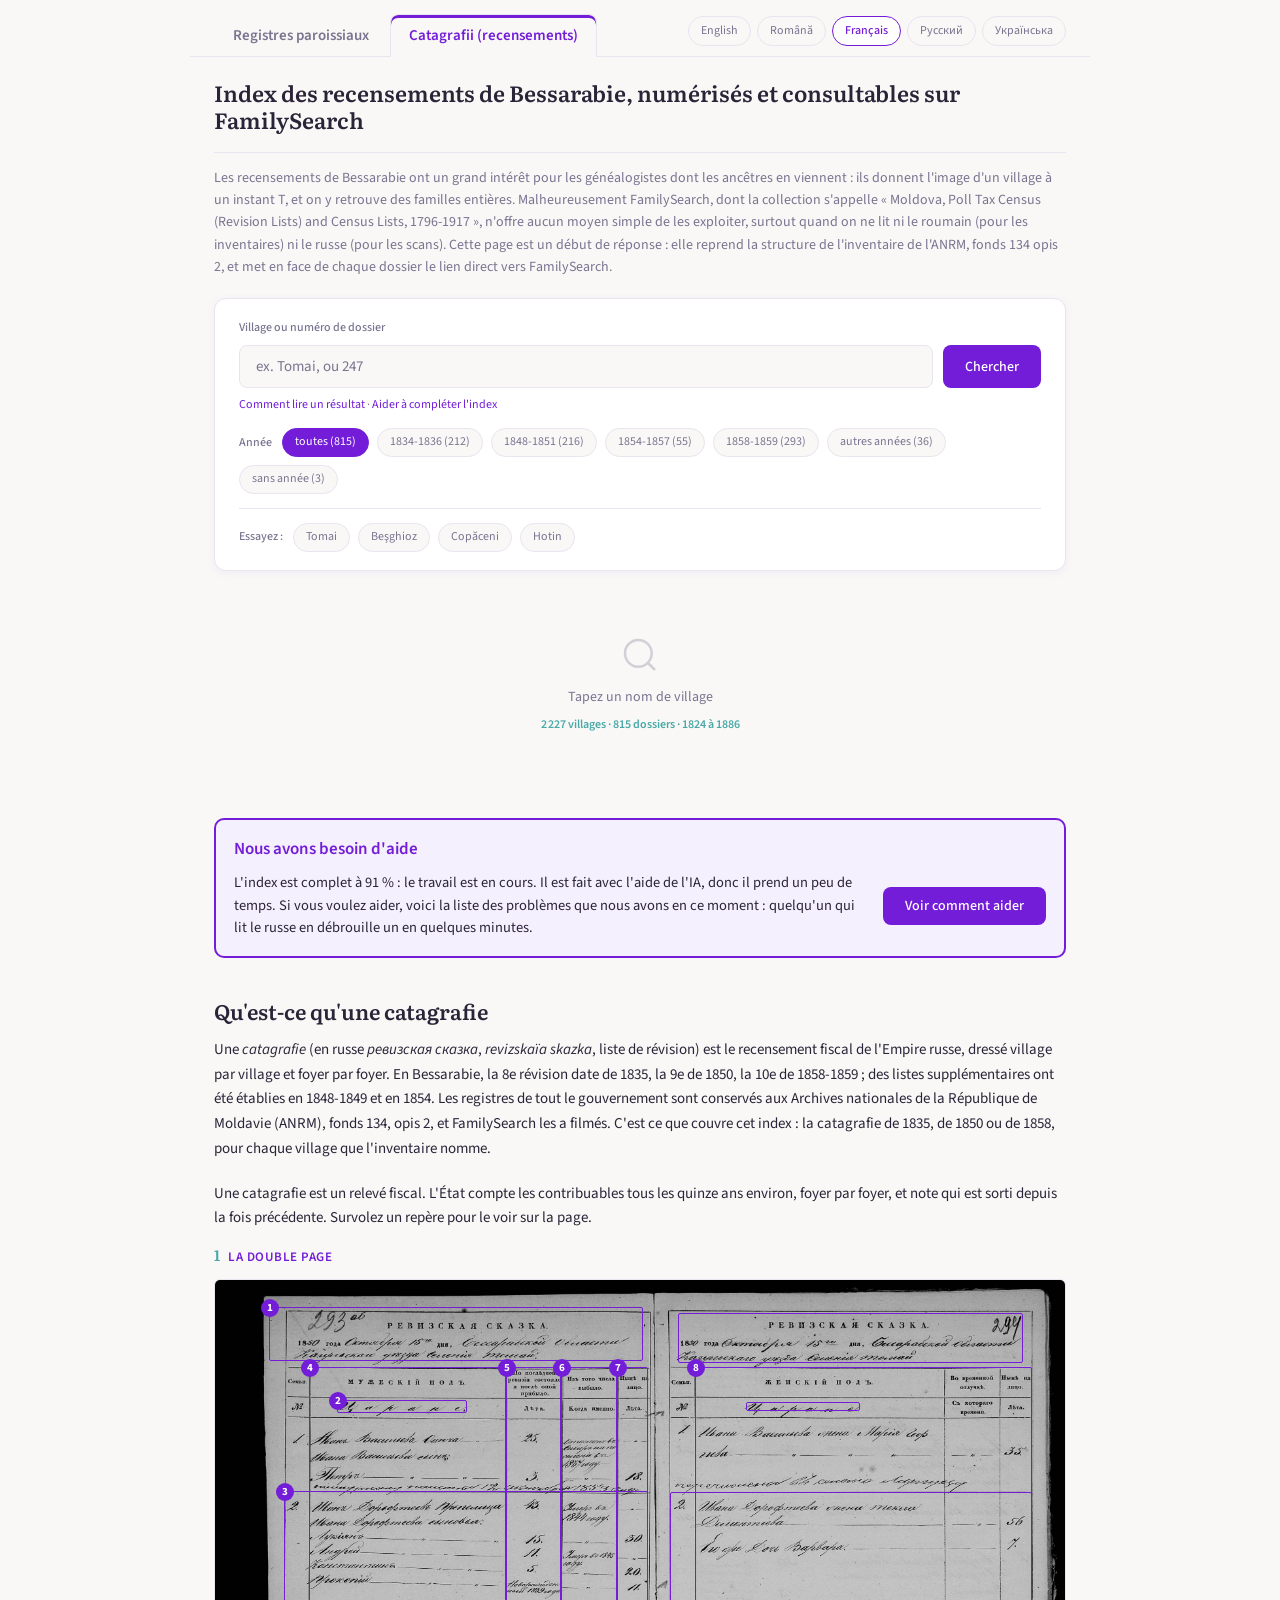
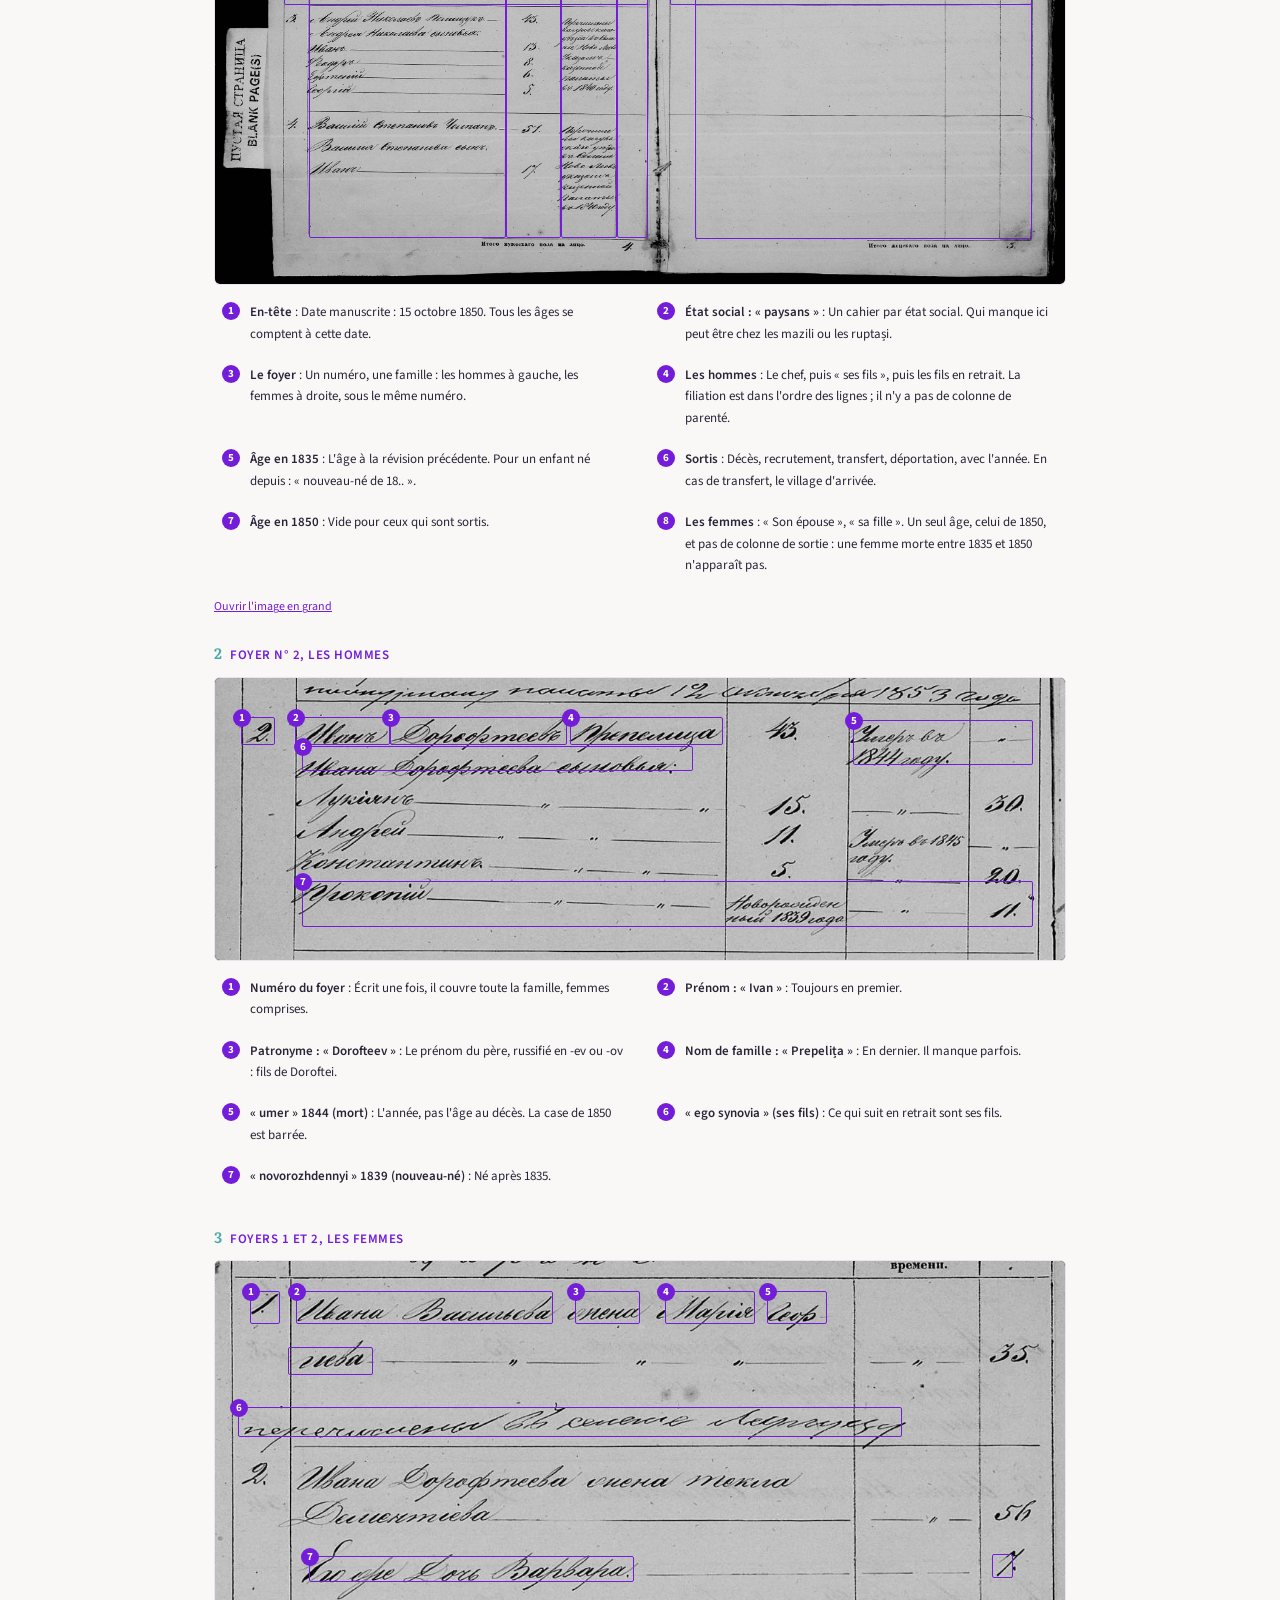
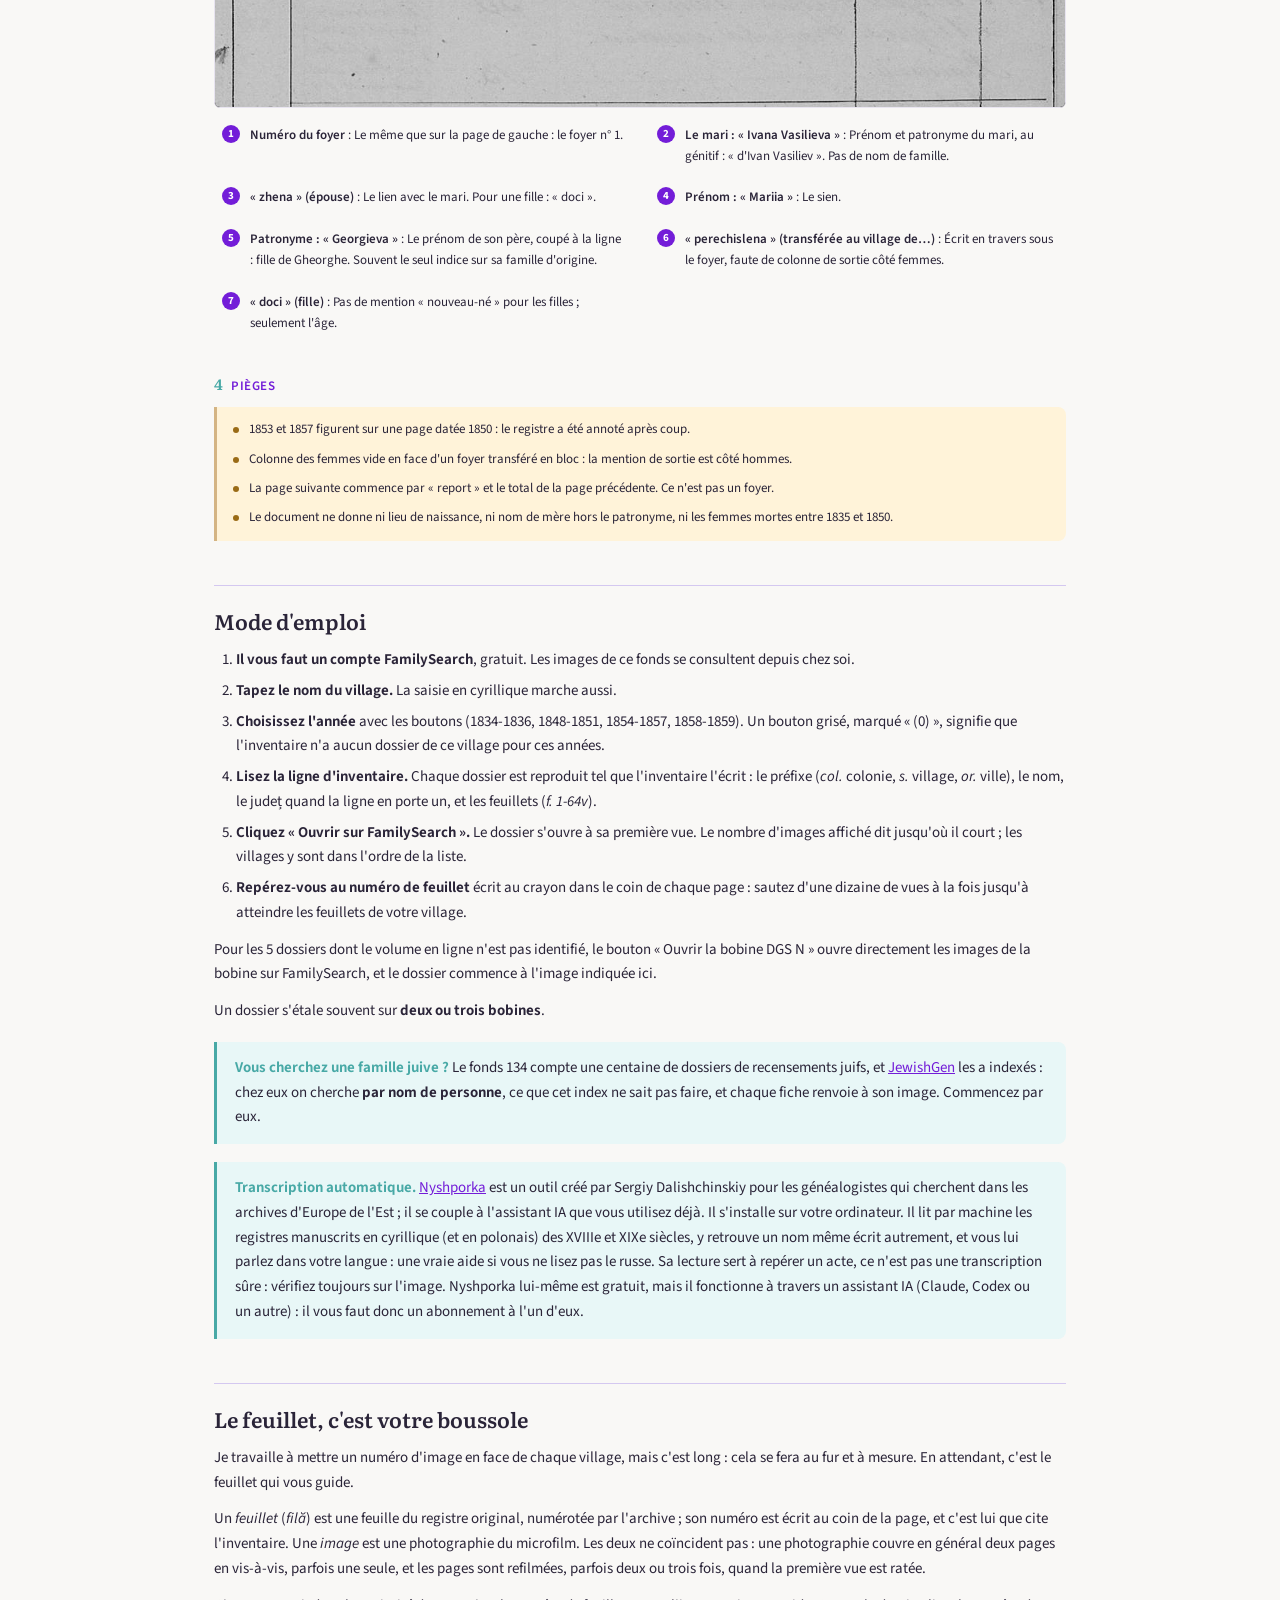
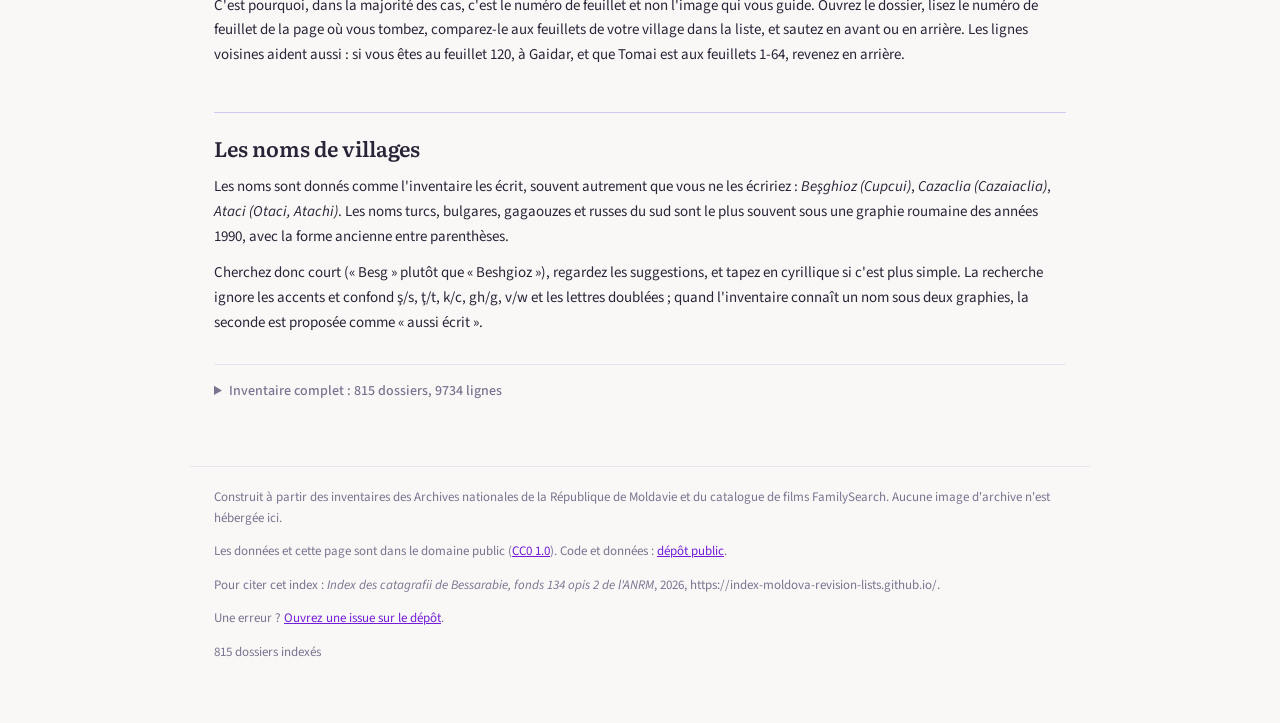
<file: fr.html>
<!doctype html>
<html lang="fr">
<head>
<meta charset="utf-8">
<meta name="viewport" content="width=device-width, initial-scale=1">
<meta name="color-scheme" content="light dark">
<meta name="msvalidate.01" content="35AE9F61EAFE0A6614156FE046B05B93">
<title>Moldova, Poll Tax Census (Revision Lists) : les recensements de Bessarabie par village, 1835-1859</title>
<meta name="description" content="La collection FamilySearch ne se feuillette qu&#x27;image par image et l&#x27;inventaire est en roumain. Cet index vous mène de votre village au bon dossier, en un clic.">
<link rel="alternate" hreflang="en" href="https://index-moldova-revision-lists.github.io/">
<link rel="alternate" hreflang="ro" href="https://index-moldova-revision-lists.github.io/ro.html">
<link rel="alternate" hreflang="fr" href="https://index-moldova-revision-lists.github.io/fr.html">
<link rel="alternate" hreflang="ru" href="https://index-moldova-revision-lists.github.io/ru.html">
<link rel="alternate" hreflang="uk" href="https://index-moldova-revision-lists.github.io/uk.html">
<link rel="alternate" hreflang="x-default" href="https://index-moldova-revision-lists.github.io/">
<link rel="canonical" href="https://index-moldova-revision-lists.github.io/fr.html">
<link rel="preconnect" href="https://fonts.googleapis.com">
<link rel="preconnect" href="https://fonts.gstatic.com" crossorigin>
<link href="https://fonts.googleapis.com/css2?family=Literata:opsz,wght@7..72,400;7..72,600&family=Source+Sans+3:wght@400;500;600&display=swap" rel="stylesheet">
<link rel="stylesheet" href="style.css?v=0c1f35e5">
<script type="application/ld+json">{"@context":"https://schema.org","@type":"Dataset","name":"Index des recensements de Bessarabie, numérisés et consultables sur FamilySearch","description":"La collection FamilySearch ne se feuillette qu'image par image et l'inventaire est en roumain. Cet index vous mène de votre village au bon dossier, en un clic.","inLanguage":"fr","url":"https://index-moldova-revision-lists.github.io/fr.html","license":"https://creativecommons.org/publicdomain/zero/1.0/","isAccessibleForFree":true,"keywords":"catagrafie, ревизская сказка, ревізька казка, revision list, recensamant, poll tax census, Bessarabia, Basarabia, Moldova, ANRM, FamilySearch, genealogy, fond 134","temporalCoverage":"1824/1886","spatialCoverage":"Bessarabia (Republic of Moldova, Odesa and Chernivtsi oblasts, Ukraine)","isBasedOn":"National Archives of the Republic of Moldova, fond 134 opis 2","dateModified":"2026-11-14","distribution":[{"@type":"DataDownload","encodingFormat":"application/x-ndjson","contentUrl":"https://index-moldova-revision-lists.github.io/data/index.jsonl"},{"@type":"DataDownload","encodingFormat":"text/csv","contentUrl":"https://index-moldova-revision-lists.github.io/data/lignes.csv"},{"@type":"DataDownload","encodingFormat":"text/csv","contentUrl":"https://index-moldova-revision-lists.github.io/data/dossiers.csv"}],"sameAs":"https://github.com/index-moldova-revision-lists/index-moldova-revision-lists.github.io"}</script>
</head>
<body>
<div class="barre">
  <nav class="sites"><a href="https://index-moldova-parish-registers.github.io/fr.html" hreflang="fr">Registres paroissiaux</a><a href="fr.html" aria-current="page">Catagrafii (recensements)</a></nav>
  <nav class="langues"><a href="index.html" hreflang="en">English</a> <a href="ro.html" hreflang="ro">Română</a> <a href="fr.html" aria-current='page' hreflang="fr">Français</a> <a href="ru.html" hreflang="ru">Русский</a> <a href="uk.html" hreflang="uk">Українська</a></nav>
</div>
<header class="entete">
  <div class="entete-titre">
    <h1>Index des recensements de Bessarabie, numérisés et consultables sur FamilySearch</h1>
  </div>
  <p class="chapeau">Les recensements de Bessarabie ont un grand intérêt pour les généalogistes dont les ancêtres en viennent : ils donnent l&#x27;image d&#x27;un village à un instant T, et on y retrouve des familles entières. Malheureusement FamilySearch, dont la collection s&#x27;appelle « Moldova, Poll Tax Census (Revision Lists) and Census Lists, 1796-1917 », n&#x27;offre aucun moyen simple de les exploiter, surtout quand on ne lit ni le roumain (pour les inventaires) ni le russe (pour les scans). Cette page est un début de réponse : elle reprend la structure de l&#x27;inventaire de l&#x27;ANRM, fonds 134 opis 2, et met en face de chaque dossier le lien direct vers FamilySearch.</p>
</header>
<main>
<div class="search-box">
  <form id="recherche" role="search">
    <label for="q" class="filter-label">Village ou numéro de dossier</label>
    <div class="search-row">
      <div class="champ">
        <input id="q" class="search-input" type="search" placeholder="Chargement de l&#x27;index…" disabled autocomplete="off" spellcheck="false" role="combobox" aria-autocomplete="list" aria-expanded="false" aria-controls="suggestions">
        <ul id="suggestions" role="listbox" hidden></ul>
      </div>
      <button type="submit" id="bouton" class="btn" disabled>Chercher</button>
    </div>
  </form>
  <p class="aide"><a href="#mode-emploi">Comment lire un résultat</a> · <a href="help-fr.html">Aider à compléter l&#x27;index</a></p>
  <p id="graphie" hidden></p>
  <div id="annees" class="puces filters" hidden><span class="lbl">Année</span></div>
  <div id="vide" hidden>
    <p id="exemples" class="puces shortcuts"><span class="lbl">Essayez :</span></p>
  </div>
</div>
<div id="etat-vide" class="empty">
  <svg width="40" height="40" viewBox="0 0 24 24" fill="none" stroke="currentColor" stroke-width="1.5" aria-hidden="true"><circle cx="11" cy="11" r="8"/><path d="m21 21-4.35-4.35"/></svg>
  <p class="si-charge">Tapez un nom de village</p>
  <p class="si-chargement">Chargement de l&#x27;index…</p>
  <p id="stats-ligne" class="si-charge"></p>
</div>
<p id="chargement" class="erreur" hidden>L&#x27;index n&#x27;a pas pu être chargé. Rechargez la page.</p>
<p id="compte" class="status"></p>
<p id="proches" hidden></p>
<div id="resultats" class="results" hidden></div>
<aside class="encours"><h2>Nous avons besoin d&#x27;aide</h2><p>L&#x27;index est complet à 91 % : le travail est en cours. Il est fait avec l&#x27;aide de l&#x27;IA, donc il prend un peu de temps. Si vous voulez aider, voici la liste des problèmes que nous avons en ce moment : quelqu&#x27;un qui lit le russe en débrouille un en quelques minutes.</p><a class="btn" href="help-fr.html">Voir comment aider</a></aside>
<div class="textes">
<h2 id="catagrafie">Qu&#x27;est-ce qu&#x27;une catagrafie</h2>
<p>Une <em>catagrafie</em> (en russe <em>ревизская сказка</em>, <em>revizskaïa skazka</em>, liste de révision) est le recensement fiscal de l'Empire russe, dressé village par village et foyer par foyer. En Bessarabie, la 8e révision date de 1835, la 9e de 1850, la 10e de 1858-1859 ; des listes supplémentaires ont été établies en 1848-1849 et en 1854. Les registres de tout le gouvernement sont conservés aux Archives nationales de la République de Moldavie (ANRM), fonds 134, opis 2, et FamilySearch les a filmés. C'est ce que couvre cet index : la catagrafie de 1835, de 1850 ou de 1858, pour chaque village que l'inventaire nomme.</p>
<div class="illus">
<p>Une catagrafie est un relevé fiscal. L&#x27;État compte les contribuables tous les quinze ans environ, foyer par foyer, et note qui est sorti depuis la fois précédente. Survolez un repère pour le voir sur la page.</p>
<h3>La double page</h3>
<div class="illus-fig">
<div class="plaque" style="aspect-ratio:260000/185100">
<img src="catagrafie-tomai-1850.jpg" alt="Catagrafie de Tomai, 1850" width="2600" height="1851" loading="lazy" decoding="async">
<span class="zone" data-z="A1" style="left:6.400%;top:4.600%;width:44.000%;height:8.800%"><b>1</b></span>
<span class="zone" data-z="A1" style="left:54.500%;top:5.600%;width:40.500%;height:8.200%"></span>
<span class="zone" data-z="A2" style="left:14.400%;top:20.000%;width:15.300%;height:2.100%"><b>2</b></span>
<span class="zone" data-z="A2" style="left:62.500%;top:20.200%;width:13.400%;height:1.600%"></span>
<span class="zone" data-z="A3" style="left:8.100%;top:35.000%;width:42.900%;height:18.800%"><b>3</b></span>
<span class="zone" data-z="A3" style="left:53.500%;top:35.100%;width:42.600%;height:18.700%"></span>
<span class="zone" data-z="A4" style="left:11.100%;top:14.400%;width:23.100%;height:78.000%"><b>4</b></span>
<span class="zone" data-z="A5" style="left:34.200%;top:14.400%;width:6.500%;height:78.000%"><b>5</b></span>
<span class="zone" data-z="A6" style="left:40.700%;top:14.400%;width:6.600%;height:78.000%"><b>6</b></span>
<span class="zone" data-z="A7" style="left:47.300%;top:14.400%;width:3.700%;height:78.000%"><b>7</b></span>
<span class="zone" data-z="A8" style="left:56.500%;top:14.500%;width:39.600%;height:78.000%"><b>8</b></span>
</div>
<ol class="illus-leg">
<li data-z="A1"><b>1</b><span><strong>En-tête</strong> : Date manuscrite : 15 octobre 1850. Tous les âges se comptent à cette date.</span></li>
<li data-z="A2"><b>2</b><span><strong>État social : « paysans »</strong> : Un cahier par état social. Qui manque ici peut être chez les mazili ou les ruptași.</span></li>
<li data-z="A3"><b>3</b><span><strong>Le foyer</strong> : Un numéro, une famille : les hommes à gauche, les femmes à droite, sous le même numéro.</span></li>
<li data-z="A4"><b>4</b><span><strong>Les hommes</strong> : Le chef, puis « ses fils », puis les fils en retrait. La filiation est dans l&#x27;ordre des lignes ; il n&#x27;y a pas de colonne de parenté.</span></li>
<li data-z="A5"><b>5</b><span><strong>Âge en 1835</strong> : L&#x27;âge à la révision précédente. Pour un enfant né depuis : « nouveau-né de 18.. ».</span></li>
<li data-z="A6"><b>6</b><span><strong>Sortis</strong> : Décès, recrutement, transfert, déportation, avec l&#x27;année. En cas de transfert, le village d&#x27;arrivée.</span></li>
<li data-z="A7"><b>7</b><span><strong>Âge en 1850</strong> : Vide pour ceux qui sont sortis.</span></li>
<li data-z="A8"><b>8</b><span><strong>Les femmes</strong> : « Son épouse », « sa fille ». Un seul âge, celui de 1850, et pas de colonne de sortie : une femme morte entre 1835 et 1850 n&#x27;apparaît pas.</span></li>
</ol></div>
<p class="illus-lien"><a href="catagrafie-tomai-1850.jpg" target="_blank" rel="noopener">Ouvrir l&#x27;image en grand</a></p>
<h3>Foyer n° 2, les hommes</h3>
<div class="illus-fig">
<div class="plaque" style="aspect-ratio:118820/39611">
<img src="catagrafie-tomai-1850.jpg" alt="Catagrafie de Tomai, 1850" width="2600" height="1851" loading="lazy" decoding="async" style="position:absolute;max-width:none;width:218.818%;left:-14.880%;top:-156.075%">
<span class="zone" data-z="B1" style="left:3.063%;top:14.019%;width:3.939%;height:9.813%"><b>1</b></span>
<span class="zone" data-z="B2" style="left:9.409%;top:14.019%;width:11.160%;height:9.813%"><b>2</b></span>
<span class="zone" data-z="B3" style="left:20.569%;top:14.019%;width:20.788%;height:9.813%"><b>3</b></span>
<span class="zone" data-z="B4" style="left:41.794%;top:14.019%;width:17.943%;height:9.813%"><b>4</b></span>
<span class="zone" data-z="B5" style="left:75.055%;top:14.953%;width:21.225%;height:15.888%"><b>5</b></span>
<span class="zone" data-z="B6" style="left:10.284%;top:24.299%;width:45.952%;height:8.879%"><b>6</b></span>
<span class="zone" data-z="B7" style="left:10.284%;top:71.963%;width:85.996%;height:16.355%"><b>7</b></span>
</div>
<ol class="illus-leg">
<li data-z="B1"><b>1</b><span><strong>Numéro du foyer</strong> : Écrit une fois, il couvre toute la famille, femmes comprises.</span></li>
<li data-z="B2"><b>2</b><span><strong>Prénom : « Ivan »</strong> : Toujours en premier.</span></li>
<li data-z="B3"><b>3</b><span><strong>Patronyme : « Dorofteev »</strong> : Le prénom du père, russifié en -ev ou -ov : fils de Doroftei.</span></li>
<li data-z="B4"><b>4</b><span><strong>Nom de famille : « Prepelița »</strong> : En dernier. Il manque parfois.</span></li>
<li data-z="B5"><b>5</b><span><strong>« umer » 1844 (mort)</strong> : L&#x27;année, pas l&#x27;âge au décès. La case de 1850 est barrée.</span></li>
<li data-z="B6"><b>6</b><span><strong>« ego synovia » (ses fils)</strong> : Ce qui suit en retrait sont ses fils.</span></li>
<li data-z="B7"><b>7</b><span><strong>« novorozhdennyi » 1839 (nouveau-né)</strong> : Né après 1835.</span></li>
</ol></div>
<h3>Foyers 1 et 2, les femmes</h3>
<div class="illus-fig">
<div class="plaque" style="aspect-ratio:114920/60343">
<img src="catagrafie-tomai-1850.jpg" alt="Catagrafie de Tomai, 1850" width="2600" height="1851" loading="lazy" decoding="async" style="position:absolute;max-width:none;width:226.244%;left:-119.005%;top:-66.258%">
<span class="zone" data-z="C1" style="left:4.072%;top:6.748%;width:3.620%;height:7.362%"><b>1</b></span>
<span class="zone" data-z="C2" style="left:9.502%;top:6.748%;width:30.317%;height:7.362%"><b>2</b></span>
<span class="zone" data-z="C3" style="left:42.308%;top:6.748%;width:7.692%;height:7.362%"><b>3</b></span>
<span class="zone" data-z="C4" style="left:52.941%;top:6.748%;width:10.633%;height:7.362%"><b>4</b></span>
<span class="zone" data-z="C5" style="left:64.932%;top:6.748%;width:7.014%;height:7.362%"><b>5</b></span>
<span class="zone" data-z="C5" style="left:8.597%;top:19.325%;width:9.955%;height:6.135%"></span>
<span class="zone" data-z="C6" style="left:2.715%;top:32.822%;width:78.054%;height:6.748%"><b>6</b></span>
<span class="zone" data-z="C7" style="left:11.086%;top:66.258%;width:38.235%;height:5.828%"><b>7</b></span>
<span class="zone" data-z="C7" style="left:91.403%;top:65.644%;width:2.489%;height:5.521%"></span>
</div>
<ol class="illus-leg">
<li data-z="C1"><b>1</b><span><strong>Numéro du foyer</strong> : Le même que sur la page de gauche : le foyer n° 1.</span></li>
<li data-z="C2"><b>2</b><span><strong>Le mari : « Ivana Vasilieva »</strong> : Prénom et patronyme du mari, au génitif : « d&#x27;Ivan Vasiliev ». Pas de nom de famille.</span></li>
<li data-z="C3"><b>3</b><span><strong>« zhena » (épouse)</strong> : Le lien avec le mari. Pour une fille : « doci ».</span></li>
<li data-z="C4"><b>4</b><span><strong>Prénom : « Mariia »</strong> : Le sien.</span></li>
<li data-z="C5"><b>5</b><span><strong>Patronyme : « Georgieva »</strong> : Le prénom de son père, coupé à la ligne : fille de Gheorghe. Souvent le seul indice sur sa famille d&#x27;origine.</span></li>
<li data-z="C6"><b>6</b><span><strong>« perechislena » (transférée au village de…)</strong> : Écrit en travers sous le foyer, faute de colonne de sortie côté femmes.</span></li>
<li data-z="C7"><b>7</b><span><strong>« doci » (fille)</strong> : Pas de mention « nouveau-né » pour les filles ; seulement l&#x27;âge.</span></li>
</ol></div>
<h3>Pièges</h3><ul class="illus-pieges">
<li>1853 et 1857 figurent sur une page datée 1850 : le registre a été annoté après coup.</li>
<li>Colonne des femmes vide en face d&#x27;un foyer transféré en bloc : la mention de sortie est côté hommes.</li>
<li>La page suivante commence par « report » et le total de la page précédente. Ce n&#x27;est pas un foyer.</li>
<li>Le document ne donne ni lieu de naissance, ni nom de mère hors le patronyme, ni les femmes mortes entre 1835 et 1850.</li>
</ul>
</div>
<h2 id="mode-emploi">Mode d&#x27;emploi</h2>
<ol><li><strong>Il vous faut un compte FamilySearch</strong>, gratuit. Les images de ce fonds se consultent depuis chez soi.</li><li><strong>Tapez le nom du village.</strong> La saisie en cyrillique marche aussi.</li><li><strong>Choisissez l'année</strong> avec les boutons (1834-1836, 1848-1851, 1854-1857, 1858-1859). Un bouton grisé, marqué « (0) », signifie que l'inventaire n'a aucun dossier de ce village pour ces années.</li><li><strong>Lisez la ligne d'inventaire.</strong> Chaque dossier est reproduit tel que l'inventaire l'écrit : le préfixe (<em>col.</em> colonie, <em>s.</em> village, <em>or.</em> ville), le nom, le județ quand la ligne en porte un, et les feuillets (<em>f. 1-64v</em>).</li><li><strong>Cliquez « Ouvrir sur FamilySearch ».</strong> Le dossier s'ouvre à sa première vue. Le nombre d'images affiché dit jusqu'où il court ; les villages y sont dans l'ordre de la liste.</li><li><strong>Repérez-vous au numéro de feuillet</strong> écrit au crayon dans le coin de chaque page : sautez d'une dizaine de vues à la fois jusqu'à atteindre les feuillets de votre village.</li></ol>
<p>Pour les 5 dossiers dont le volume en ligne n'est pas identifié, le bouton « Ouvrir la bobine DGS N » ouvre directement les images de la bobine sur FamilySearch, et le dossier commence à l'image indiquée ici.</p>
<p>Un dossier s'étale souvent sur <strong>deux ou trois bobines</strong>.</p>
<p class='encadre'><strong>Vous cherchez une famille juive ?</strong> Le fonds 134 compte une centaine de dossiers de recensements juifs, et <a href='https://www.jewishgen.org/databases/all/' rel='noopener'>JewishGen</a> les a indexés : chez eux on cherche <strong>par nom de personne</strong>, ce que cet index ne sait pas faire, et chaque fiche renvoie à son image. Commencez par eux.</p>
<p class='encadre'><strong>Transcription automatique.</strong> <a href='https://nyshporka.online/fr/' rel='noopener'>Nyshporka</a> est un outil créé par Sergiy Dalishchinskiy pour les généalogistes qui cherchent dans les archives d'Europe de l'Est ; il se couple à l'assistant IA que vous utilisez déjà. Il s'installe sur votre ordinateur. Il lit par machine les registres manuscrits en cyrillique (et en polonais) des XVIIIe et XIXe siècles, y retrouve un nom même écrit autrement, et vous lui parlez dans votre langue : une vraie aide si vous ne lisez pas le russe. Sa lecture sert à repérer un acte, ce n'est pas une transcription sûre : vérifiez toujours sur l'image. Nyshporka lui-même est gratuit, mais il fonctionne à travers un assistant IA (Claude, Codex ou un autre) : il vous faut donc un abonnement à l'un d'eux.</p>
<h2 id="feuillet">Le feuillet, c&#x27;est votre boussole</h2>
<p>Je travaille à mettre un numéro d'image en face de chaque village, mais c'est long : cela se fera au fur et à mesure. En attendant, c'est le feuillet qui vous guide.</p>
<p>Un <em>feuillet</em> (<em>filă</em>) est une feuille du registre original, numérotée par l'archive ; son numéro est écrit au coin de la page, et c'est lui que cite l'inventaire. Une <em>image</em> est une photographie du microfilm. Les deux ne coïncident pas : une photographie couvre en général deux pages en vis-à-vis, parfois une seule, et les pages sont refilmées, parfois deux ou trois fois, quand la première vue est ratée.</p>
<p>C'est pourquoi, dans la majorité des cas, c'est le numéro de feuillet et non l'image qui vous guide. Ouvrez le dossier, lisez le numéro de feuillet de la page où vous tombez, comparez-le aux feuillets de votre village dans la liste, et sautez en avant ou en arrière. Les lignes voisines aident aussi : si vous êtes au feuillet 120, à Gaidar, et que Tomai est aux feuillets 1-64, revenez en arrière.</p>
<h2 id="noms">Les noms de villages</h2>
<p>Les noms sont donnés comme l'inventaire les écrit, souvent autrement que vous ne les écririez : <em>Beşghioz (Cupcui)</em>, <em>Cazaclia (Cazaiaclia)</em>, <em>Ataci (Otaci, Atachi)</em>. Les noms turcs, bulgares, gagaouzes et russes du sud sont le plus souvent sous une graphie roumaine des années 1990, avec la forme ancienne entre parenthèses.</p>
<p>Cherchez donc court (« Besg » plutôt que « Beshgioz »), regardez les suggestions, et tapez en cyrillique si c'est plus simple. La recherche ignore les accents et confond ş/s, ţ/t, k/c, gh/g, v/w et les lettres doublées ; quand l'inventaire connaît un nom sous deux graphies, la seconde est proposée comme « aussi écrit ».</p>
</div>
<details class="inventaire" id="inventaire">
<summary>Inventaire complet : 815 dossiers, 9734 lignes</summary>
<p class="inv-intro">L'inventaire entier en texte, pour qu'il se lise, s'imprime, se cite, et que les moteurs de recherche le trouvent. Le champ de recherche ci-dessus fait la même chose en un clic ; chaque numéro de dossier ci-dessous ouvre son résultat.</p>
<p class="inv-intro">Les données, lisibles par une machine : <a href='data/index.jsonl'>index.jsonl</a>, <a href='data/lignes.csv'>lignes.csv</a>, <a href='data/dossiers.csv'>dossiers.csv</a>, avec un <a href='data/DICTIONNAIRE.md'>dictionnaire des champs</a> et un <a href='llms.txt'>mode d'emploi pour les assistants IA</a>. Domaine public, sans clé d'accès.</p>
<ol class="inv">
<li><a href="?q=1">1</a> · <i>1834</i> · <span>Listes de revision des paysans des villages du judet d&#x27;Akkerman, pour les annees 1834-1836.</span><em>Villages : Roşu · Hanchîşla (Ganchişla, Hanul Cîşlei) · Palanca · Tudora (Tudorova) · Crocmaz (Corcmaz) · Olăneşti · Cioburciu · Talmaza · Alexandrovca, plasa Olăneşti · Vedensc · Voznesensc · Ermoclia · Ivanovca plasa Olăneşti · Copceac · Carahasani plasa Olăneşti · Caplani · Moldovca (Vădeni) · Nicolaevca, plasa Olăneşti · Popovca, plasa Olăneşti · Petropavlovca, plasa Olăneşti · Petrovca · Răileanca, plasa Olăneşti · Semionovca, plasa Olăneşti · Slobozia-Hăneşti · Uspenskoe · Feşteliţa · Frumuşica (Formuşica) · Ţaricianca, plasa Olăneşti</em></li>
<li><a href="?q=2">2</a> · <i>1835</i> · <span>Listes de revision des paysans libres, des colons, des negociants, des mazili, des ruptasi et des boiernasi des villages du comte d&#x27;Orhei et du comte de Iasi pour l&#x27;annee 1835.</span><em>Villages : Tuzara · Trifeşti · Tătăreşti · Teleşeu · Tarasova · Trebujeni · Tabăra · Tîrzieni · Teleneşti · Teleneştii Vechi · Tîrşiţei</em></li>
<li><a href="?q=3">3</a> · <i>1835-1836</i> · <span>Listes de revision supplementaires des colons des villages du domaine de l&#x27;Etat du judet d&#x27;Akkerman, pour les annees 1835, 1836.</span><em>Villages : Borisovca · Voznesensc · Jevrieni · Chebabcea · Carahasani · Olăneşti · Slobozia-Hăneşti · Tatarbunar · Uspenscoe · Ţariceanca · Cicima · Şagani</em></li>
<li><a href="?q=4">4</a> · <i>1835</i> · <span>Listes de revision des habitants et des paysans des communautes de roms (tsiganes), de moldaves et de petits-russiens des faubourgs de la ville d&#x27;Akkerman, pour l&#x27;annee 1835.</span><em>Villages : Crivda · Popuşoi · Kamenîi Most · Şabo</em></li>
<li><a href="?q=5">5</a> · <i>1835</i> · <span>Listes de revision avec les listes des colons d&#x27;Etat, des dvoreni, des mazili et des ruptaşi des villages du comte d&#x27;Akkerman pour l&#x27;annee 1835.</span><em>Villages : Baccealia · Borisovca · Vasilievca · Gălileşti · Gura-Celighider (Satul Nou) · Divizia · Draculea · Dimitrovca · Jevreni · Zolocani · Chebabcea · Caramahmet · Cariacica (Cariacichi,Caracicov) · Chitai · Neruşai · Pavlovca · Plahteevca · Pocrovca · Sergheevca · Spascoe · Tatarbunar · tîrgul Tatarbunar · Taşlîc · Furmanca · Cicima · Şagani · Iaroslavca · Iasinovca · Constantinovca · Nicolaevca · Mihailovca · Novotroiţc</em></li>
<li><a href="?q=6">6</a> · <i>1835</i> · <span>Listes de revision des desservants des cultes des eglises de la ville d&#x27;Akkerman et des villages du judet d&#x27;Akkerman, et de la ville de Chilia, judet d&#x27;Ismail, pour l&#x27;annee 1835.</span><em>Villages : Akkerman · Crivda · Păpuşoi · Roşu · Divizia · Tatarbunar · Şabo · Carahasani · Olăneşti · Volontirovca · Tălmaza · Răileanca · Ermoclia · Alexandrovca Nouă · Vedensc · Neruşai · Cicima · Draculea · Caramahmet · Han-Cîşla · Palanca · Tudora · Corcmaz (Crocmaz) · Purcari · Răscăeţi · Slobozia-Hăneşti · Caplani · Moldovca (Vodeni ) · Ciobruciu (Cioburciu) · Popovca · Feşteliţa · Copceac · Formuşica (Frumuşica) · Ţariceanca · Şagani · Zolocari · Acmanghit · Mihailovca · Gura-Celighider (Satul Nou) · Gălileşti · Taşlâc · Furmanca · Chitai · Chilia</em></li>
<li><a href="?q=7">7</a> · <i>1835</i> · <span>Listes de revision des petits bourgeois et de la noblesse (dvoreni) des societes de grands-russiens, de szlachta et de petits-russiens de la ville d&#x27;Akkerman pour l&#x27;annee 1835.</span><em>Villages : Akkerman</em></li>
<li><a href="?q=8">8</a> · <i>1835</i> · <span>Listes de revision des dvoreni, des mazili, des ruptaşi et des şleahtici des villages du comte d&#x27;Akkerman pour l&#x27;annee 1835.</span><em>Villages : Akkerman · Gura-Celighider (Satul Nou ) · Gălileşti · Copceac · Chebabcea · Moldovca (Vodeni ) · Neruşai · Palanca · Tălmaza · Taşlîc</em></li>
<li><a href="?q=9">9</a> · <i>1835</i> · <span>Listes de revision des colons des colonies allemandes du comte d&#x27;Akkerman pour l&#x27;annee 1835.</span><em>Villages : Borodino · Berezina · Brieni · Gnadental · Crasna · Cleastiţi · Leipţig · Culm · Caţbah · Maloiaroslaveţi I · Maloiaroslaveţi II · Arcizul Nou · Paris · Sarata · Arcizul Vechi · Tarutino · Tepliţ · Ferşampenoise I · Ferşampenoise II · nr. 13, Friedenstal · Şabo</em></li>
<li><a href="?q=10">10</a> · <i>1835</i> · <span>Listes de revision des habitants des villages des judete d&#x27;Akkerman et de Iaşi pour l&#x27;annee 1835.</span><em>Villages : Penico, filele …..2 · Băhrineşti · Nădejdea · Purcari · Răscăieţi</em></li>
<li><a href="?q=11">11</a> · <i>1835</i> · <span>Listes de revision des serviteurs de cour de la ville d&#x27;Akkerman et des serviteurs de cour du domaine de Cădăeşti, judet d&#x27;Akkerman, pour l&#x27;annee 1835.</span><em>Villages : Akkerman · Cădăeşti</em></li>
<li><a href="?q=12">12</a> · <i>1859</i> · <span>Listes de revision des habitants et des colons d&#x27;Etat des villages du domaine de l&#x27;Etat du judet d&#x27;Akkerman. Liste des membres des communautes de moldaves et de szlachta de la ville d&#x27;Akkerman, pour l&#x27;annee 1859.</span><em>Villages : Petropavlovca · Palanca · Akkerman · Neruşai</em></li>
<li><a href="?q=13">13</a> · <i>1835</i> · <span>Listes de revision avec les listes des membres des societes de Petits-Russiens, de l&#x27;ordre ecclesiastique grand-russien, des communautes moldave et juive, de la societe grand-russienne des horlogers et de la classe privilegiee de la ville de Bender pour l&#x27;annee 1835.</span><em>Villages : Bender</em></li>
<li><a href="?q=14">14</a> · <i>1835</i> · <span>Listes de revision des membres des communautes du clerge velikorusse, des communautes malorusse, moldave et juive, de la communaute chretienne des negociants de la 3e guilde, de la communaute juive des negociants de la 3e guilde, de la communaute des horlogers velikorusses et de la classe privilegiee de la ville de Bender pour l&#x27;annee 1835.</span><em>Villages : Bender</em></li>
<li><a href="?q=15">15</a> · <i>1835-1836</i> · <span>Listes de révision des marchands de la 3e guilde des communautés chrétienne et juive de la ville de Bender, avec des serviteurs de cour, des paysans des villes de Bender et Ismail et des villages du district (judeţ) de Bender, pour les années 1835-1836.</span><em>Villages : Bender · Ismail · Gura Galbenă · Chiţcani · Speia · Gura Bîcului · Căuşeni</em></li>
<li><a href="?q=16">16</a> · <i>1835-1836</i> · <span>Listes de revision completant les donnees omises des listes de paysans et de petits bourgeois, du clerge grand-russe, de la societe grand-russe d&#x27;horlogers, et des membres des communautes de petits-russiens, de moldaves et de juifs des villes de Chişinău et de Bender, pour les annees 1835-1836.</span><em>Villages : Chişinău · Bender</em></li>
<li><a href="?q=17">17</a> · <i>1835</i> · <span>Listes de revision des serviteurs de cour et des paysans des villes d&#x27;Akkerman, Bender, Ismail, Leova et Chişinău, et des villages des judets d&#x27;Akkerman, Bender, Hotin, Leova, Orhei et de toutes les citadelles de la region de Bessarabie, pour l&#x27;annee 1835.</span><em>Villages : Akkerman · Bender · Gura Galbenă · Chiţcani · Căuşeni · Speia · Gura Bîcului · Ismail · Tucicov · Chişinău · Chilia · Bolgrad · Leova · Hagi-Abdul · Slobozia Căliceni · Pereni · Mărcăuţi · Babin · Hotin · Bălcăuţi · Seneheu · Ataki (Ataci ) Movilău · Secureni · Edineţ (Edinţa) · Rudi · Nedibăuţi (Nedăbăuţi) · Noua Suliţă (Novoseliţa)</em></li>
<li><a href="?q=18">18</a> · <i>1835</i> · <span>Listes de revision des personnes des classes privilegiees des villages du comte de Bender pour l&#x27;annee 1835.</span><em>Villages : Todireşti · Taraclia · Tănătari · Floreşti · Fîrlădeni · Ţînţăreni · Cimişlia · Cioara Murza · Abaclia</em></li>
<li><a href="?q=19">19</a> · <i>1835</i> · <span>Listes de revision completant les donnees sur les desservants des cultes des eglises des villages du comte de Bender, et sur les desservants des cultes (nouveaux arrives et partis) des eglises de la ville de Bender et des villages du comte de Bender, pour l&#x27;annee 1835.</span><em>Villages : Bender · Hîrbovăţ · Bulboaca · Gura Bîcului · Fîrlădeni · Sălcuţa · Hagimus · Chircăeşti · Tănătari · Cărbuna · Coşcalia · Zaim · Luţeni (Ţînţăreni ) · Căinari · Geamăna · Puhoi · Gangura · Dubăsarii Vechi · Corjova · Baccealia · Cobusca Veche · Cobusca Nouă · Roşcani · Teliţa · Şerpeni · Speia · Puhăceni · Delacău (Bilachev) · Taraclia · Sadaclia · Cimişlia · Batîr · Abaclia (Abaclîdjaba) · Selemet · Cioara-Murza (Ceramuza) · Căuşeni · Tocuz · Cîrnăţeni · Opaci · Manzîr · Chiţcani · Copanca · Varniţa · Căuşenii Vechi · Gura Galbenă · Moleşti · Grădeşti · Sagadaic (Sahaidac)</em></li>
<li><a href="?q=20">20</a> · <span>Listes des habitants inscrits par erreur au cours du recensement populaire n° 8, de la ville de Tucicov et de ses faubourgs (avec indication de l&#x27;age, de la localite de provenance et de l&#x27;annee ou cet evenement a ete inscrit)</span><em>Villages : Tucicov · Cugurlui (Cuhurlui) · Broasca · Sofiana (Softiani)</em></li>
<li><a href="?q=21">21</a> · <i>1835</i> · <span>Listes de revision des representants de la classe privilegiee, avec des boernaşi, des mazili, des răzeşi, des ruptaşi, des habitants et des paysans des villages du comte de Bender pour l&#x27;annee 1835.</span><em>Villages : Baccealia · Bogdanovca · Gura Galbenei · Grădeşti (Grădişte ) · Gangura · Gura Bîcului · Geamana · Delacău (Bilachev) · Dubăsarii Vechi · Ivanovca · Corjova · Căinari · Cărbuna · Cobusca Mică · Cobusca Veche · Coşcalia · Ţînţăreni (Luţeni) · Moleşti · Puhoi · Puhăceni · Roşcana · Speia · Sagaidac · Todireşti · Teliţa · Floreşti · Şerpeni</em></li>
<li><a href="?q=22">22</a> · <i>1835-1836</i> · <span>Listes de revision des representants de la classe privilegiee et des colonistes d&#x27;Etat, avec les representants des communautes juives, moldaves et grand-russiennes, des villages du comte de Bender et des bourgs de Căuşeni et Cimişlia, comte de Bender, pour les annees 1835, 1836.</span><em>Villages : Abaclia (Abaclîdjaba) · Opaci · Bulboaca · Batîr · Baimaclia · Varniţa · Hîrbovăţ · Hagimus · Zaim · Căuşeni · Chircăeşti · Copanca · Căuşenii Vechi · Cîrnăţeni · Chiţcani · Calfa · Mihailovca · Selemet · Săiţi · Sălcuţa · Sadaclia · Tocuz · Troiţca · Taraclia · Tanătari · Fîrlădeni · Cimişlia · Cioara Murza (Ceramuza )</em></li>
<li><a href="?q=23">23</a> · <i>1835</i> · <span>Listes de revision avec les listes des colons des colonies du comte de Leova, district colonial d&#x27;Ismail, pour l&#x27;annee 1835.</span><em>Villages : Babele · Bolgrad · Vaisal · Duluchioi · Dermendere · Cairaclia · Cubei · Caracurt · Novotraian (Traianul Nou) · Taşbunar · Tatar-Copceac · Taraclia · Tabac · Cişmeaua Văruită · Ciişia · Erdec-Burno</em></li>
<li><a href="?q=24">24</a> · <i>1835-1836</i> · <span>Listes de revision avec les listes des colons des colonies du comte de Leova, district de Bugeacul de Jos, pour les annees 1835, 1836.</span><em>Villages : Burgugi · Banova (Banovca) · Glavana · Hasan Batâr · Dermendere · Devlet Agaci · Dimitrova · Enichioi · Zadunaevca · Iserlia · Ivanova · Culevcea · Camcic · Cuporani · Cod-Chitai · Noul Cragaci (Novocaragaci) · Pocrouca-Nouă (Novopocrov) · Pandaclia · Selioglo · Satalîc-Hagi · Traianul Vechi (Starotraian) · Fîntîna Zînelor · Ciumlechioi · Şichirlichitai</em></li>
<li><a href="?q=25">25</a> · <i>1836</i> · <span>Listes de revision des membres des societes de necrasoviens et de malorusses, des petits bourgeois inscrits aupres de l&#x27;administration municipale d&#x27;Ismail, dans les faubourgs de la ville de Tucicov, comte d&#x27;Ismail, pour l&#x27;annee 1836.</span><em>Villages : Cugurlui (Cuhurlui) · Necrasovca · Broasca · Sofiana</em></li>
<li><a href="?q=26">26</a> · <i>1835-1836</i> · <span>Listes de revision des marchands de la ville de Chilia de l&#x27;administration urbaine d&#x27;Ismail, region de Bessarabie, pour les annees 1835, 1836.</span><em>Villages : Chilia</em></li>
<li><a href="?q=27">27</a> · <i>1836</i> · <span>Listes de revision des petits bourgeois des societes de Velikorusses, de Malorusses, de Moldaves et de Juifs de la ville de Chilia, avec des colons des societes de Velikorusses et de Malorusses du village de Vilcov de l&#x27;administration de la ville d&#x27;Ismail pour l&#x27;annee 1836.</span><em>Villages : Chilia · Vilcov (Vâlcov)</em></li>
<li><a href="?q=28">28</a> · <i>1836-1850</i> · <span>Listes de revision des petits bourgeois des societes de Velikorusses, de Malorusses, de Moldaves et de Juifs de l&#x27;administration de la ville de Chilia, et des petits bourgeois, colons et paysans d&#x27;Etat classes dans les societes de Velikorusses, de Malorusses et de Juifs de la ville de Chilia et du bourg de Vilcov pour les annees 1836, 1840, 1842, 1845, 1849, 1850.</span><em>Villages : Chilia · Vilcov (Vîlcov)</em></li>
<li><a href="?q=29">29</a> · <i>1835-1836</i> · <span>Listes de revision avec les habitants, les serviteurs de cour, les citoyens etrangers, les negociants, les tarani et les petits bourgeois des villes de Bălţi, Bender et Chişinău et des villages des comtes d&#x27;Orhei, de Hotin et de Soroca pour les annees 1835, 1836.</span><em>Villages : Bender · Sadaclia · Bălţi · Chişinău · Drăsliceni · Teleşeu · Dănjenii de Jos · Marcăuţi · Petruşeni · Slobozia Şireuţi</em></li>
<li><a href="?q=30">30</a> · <i>1835</i> · <span>Listes de revision avec les listes des membres de la societe moldave de la ville de Chişinău pour l&#x27;annee 1835.</span><em>Villages : Chişinău</em></li>
<li><a href="?q=31">31</a> · <i>1835</i> · <span>Listes de revision des petits bourgeois de la societe juive de la ville de Chisinau, pour l&#x27;annee 1835.</span><em>Villages : Chişinău</em></li>
<li><a href="?q=32">32</a> · <i>1835</i> · <span>Listes de revision des Roms (tsiganes) de la couronne des classes de lăieşi, lingurari et ursari, nomades et se deplacant de lieu en lieu sur le territoire de la Bessarabie, pour l&#x27;annee 1835.</span><em>Villages : Basarabia (lăieşi ) · Orhei (lingurari, ursari )</em></li>
<li><a href="?q=33">33</a> · <i>1835</i> · <span>Listes de revision des negociants de la 3e guilde de la ville de Chişinău et des anciens negociants de la 3e guilde de la ville de Chişinău pour l&#x27;annee 1835.</span><em>Villages : Chişinău</em></li>
<li><a href="?q=34">34</a> · <i>1835</i> · <span>Listes de revision des negociants de la 1re, 2e et 3e guilde de la ville de Chişinău, pour l&#x27;annee 1835.</span><em>Villages : Chişinău</em></li>
<li><a href="?q=35">35</a> · <i>1835</i> · <span>Listes de revision des habitants de la 1re et 2e partie de la ville de Chişinău, de la societe des moldaves, pour l&#x27;annee 1835.</span><em>Villages : Chişinău</em></li>
<li><a href="?q=36">36</a> · <i>1835</i> · <span>Listes de revision des habitants de la 3e partie et de la partie nouvelle de la ville de Chişinău, de la societe des moldaves, pour l&#x27;annee 1835.</span><em>Villages : Chişinău</em></li>
<li><a href="?q=37">37</a> · <i>1835</i> · <span>Listes de revision des membres de la societe des citoyens etrangers de la ville de Chisinau, des serviteurs de cour, des colons libres, des paysans et des roms (tsiganes) serfs des villes de Balti, Chisinau et Hotin et des villages des comtes de Iasi et Hotin, pour l&#x27;annee 1835.</span><em>Villages : Bălţi · Chişinău · Hotin · Otaci (Ataci, Atachi) Movilău · Nagoreni · Noua Suliţă (Novoseliţa) · Stălineşti · Hădărăuţi · Cepeleuţi · Şendreni · Drăgăneşti · Micleuşeni · Sculeni · Petreşti · Prutechici Alexăndreni · Ciulucani</em></li>
<li><a href="?q=38">38</a> · <i>1835</i> · <span>Listes de revision des negociants de la 1re, 2e et 3e guilde de la ville de Chişinău pour l&#x27;annee 1835.</span><em>Villages : Chişinău</em></li>
<li><a href="?q=39">39</a> · <i>1835</i> · <span>Listes de révision des marchands de la 2e et 3e guilde de la ville de Leova, pour l&#x27;année 1835.</span><em>Villages : Leova</em></li>
<li><a href="?q=40">40</a> · <i>1835</i> · <span>Listes de revision des boiernaşi et des mazili du village de Hănăşeni, comte de Leova, pour l&#x27;annee 1835.</span><em>Villages : Hănăşenii Noi</em></li>
<li><a href="?q=41">41</a> · <i>1835</i> · <span>Listes de revision des boiernaşi et des mazili du village de Hănăşenii Noi, comte de Leova, pour l&#x27;annee 1835.</span><em>Villages : Leova · Borogani · Cazangic · Caracui · Cuvurlui · Lărguţa · Sărata · Sărăţica · Tigheci · Cenac · Baurci-Moldoveni · Borceag (Burceac) · Vadul lui Isac · Vetreşoi · Hănăşenii Vechi · Hănăşenii Noi · Goteşti · Enichioi · Javgur · Cania · Capaclia · Chircani · Cupcui (Copcui) · Cociulia (Cocealia ) · Coştangalia · Chioselia Mică (Chiselî Mici ) · Larga · Leca · Măcreşti · Manta · Mingir · Musaitu · Orac · Pelinei Moldoveni · Pogăneşti · Tartaul · Tomai · Toceni · Frumoasa · Hagichioi · Ceadîr · Ciucur-Mingir · Ialpugeni</em></li>
<li><a href="?q=42">42</a> · <i>1835</i> · <span>Listes de revision des habitants des communautes de grands-russiens et de moldaves, avec les representants de la section des marins libres, avec les ruptasi, avec les membres des societes de bulgares, de grecs, d&#x27;armeniens et de juifs de la ville d&#x27;Akkerman, pour l&#x27;annee 1835.</span><em>Villages : Akkerman</em></li>
<li><a href="?q=43">43</a> · <i>1835</i> · <span>Listes de revision des colons emigres transdanubiens du district colon de Bugeacul de Sus, pour l&#x27;annee 1835</span><em>Villages : Avdarma · Beşchioz · Baurci · Beşalma · Başcalia · Valea Perjei · Dezghingea · Joltai · Cazaclia (Cazaiaclia) · Congaz · Chiriet Lunga · Chirsova · Comrat · Tomai · Ferapontievca · Ceadîr Lunga</em></li>
<li><a href="?q=44">44</a> · <i>1835</i> · <span>Listes de revision des colons emigres transdanubiens du district colon de Cahul-Prut, comte de Leova, pour l&#x27;annee 1835</span><em>Villages : Brînza · Barta · Bulboaca · Vulcăneşti (Volcăneşti ) · Giurgiuleşti · Etulia · Împuţita · Câşliţa (Chişliţa) · Colibaşi · Caragaci · Curci · Slobozia · Satul Mare (Satunova) · Frecăţei · Hagi Abdul · Cişmichioi</em></li>
<li><a href="?q=45">45</a> · <i>1835-1850</i> · <span>Listes de revision des colons emigres transdanubiens et des desservants du culte du district colon de Bugeacul de Sus, comte de Leova, pour l&#x27;annee 1835</span><em>Villages : Comrat · Chirsova · Chiriet Lunga · Congaz · Cazaclia (Cazaiaclia) · Chiriutnea · Tvardiţa · Tomai · Ferapontievca · Cioc-Maidan · Ciadîr-Lunga</em></li>
<li><a href="?q=46">46</a> · <i>1835</i> · <span>Listes de revision des colons et des emigres transdanubiens, avec les desservants du culte, du district colon de Bugeacul de Sus, comte de Leova, pour l&#x27;annee 1835</span><em>Villages : Banova · Burgugi · Hasan Batîr · Glavan · Goliţa · Devlet Agaci · Diulmeni · Dimitrieva · Delgiler · Enichioi · Zadunaevca · Ivanova</em></li>
<li><a href="?q=47">47</a> · <i>1835</i> · <span>Listes de revision des emigres transdanubiens, des ruptaşi et des desservants des cultes (clerge) du district colonial de Bugeacul de Jos, comte de Leova, pour l&#x27;annee 1835.</span><em>Villages : Ivanova · Iserlia · Cod Chitai · Pocrovca Nouă · Cuporani · Camcic · Caragaciul Nou · Culevca · Pandaclia · Satalîc Hagi · Selioglo · Traianul Nou · Tropoclo · Fîntîna Zînelor · Ciumlechioi · Şichirlichitai</em></li>
<li><a href="?q=48">48</a> · <i>1835</i> · <span>Listes de revision des paysans-laboureurs libres, des mazili, des ruptasi, des citoyens etrangers et des colons des villages du judet de Leova, pour l&#x27;annee 1835.</span><em>Villages : Larga · Leca · Lărguţa · Manta · Mingir · Mocreşti (Măcreşti) · Mocreştii Vechi (Măcreştii Vechi) · Musaitu · Orac · Pelinei Moldoveni · Pelinei Bulgari · Pleşeni · Porumbeşti</em></li>
<li><a href="?q=49">49</a> · <i>1835</i> · <span>Listes de révision des sujets étrangers, des szlachta, des mazili, des ruptaşi, des petits boyards, des răzeşi, des citoyens étrangers, des colons et des nobles de la ville de Leova et des villages du district (judeţ) de Leova, pour l&#x27;année 1835.</span><em>Villages : Cociulia (Cocealia) · Cania · Leova · Larga · Lărguţa · Leca · Mocreştii Vechi (Măcreştii Vechi ) · Mocreşti (Măcreşti) · Manta · Orac · Porumbeşti · Pelinei Moldoveni · Sărata Răzeşti · Sărăţica · Tigheci · Tatar Baurci · Frumoasa (Formoza) · Ceadîr-Lunga · Ciobalaccia · Ceadîr · Cenac · Şamalia</em></li>
<li><a href="?q=50">50</a> · <i>1835-1836</i> · <span>Listes de revision supplementaires des colons emigres transdanubiens des colonies des districts colonistes d&#x27;Ismail, Cahul-Prut, Bugeacul de Sus et Bugeacul de Jos, judet de Leova, pour les annees 1835, 1836.</span><em>Villages : Bolgrad · Tatar-Copceac · Tabac · Babele · Vulcăneşti (Volcaneşti) · Anadol (Anadolca) · Etulia · Slobozia · Dezghingea · Comrat · Congaz · Chirsova · Troianul Vechi · Enichioi</em></li>
<li><a href="?q=51">51</a> · <i>1835</i> · <span>Listes de revision des paysans-laboureurs libres, des ruptasi et des mazili des villages du judet [nom manquant]</span><em>Villages : Javgur · Ciucur-Mingir · Cenac</em></li>
<li><a href="?q=52">52</a> · <i>1835</i> · <span>Listes de revision des colons emigres transdanubiens et des desservants du culte du district colon d&#x27;Ismail, comte de Leova, pour l&#x27;annee 1835</span><em>Villages : Cairaclia · Troianul Nou · Tabac · Taraclia · Tatar-Copceac · Taşbunar · Ciişia · Cişmeaua-Văruită · Erdec-Burno</em></li>
<li><a href="?q=53">53</a> · <i>1835</i> · <span>Listes de revision des colons emigres transdanubiens et des desservants du culte des colonies du district colon d&#x27;Ismail, comte de Leova, pour l&#x27;annee 1835</span><em>Villages : Bolgrad · Babele · Vaisal · Dermendere · Duluchioi · Caracurt · Cubei</em></li>
<li><a href="?q=54">54</a> · <i>1835</i> · <span>Listes de revision des colons emigres transdanubiens et des desservants du culte des colonies du district colon de Cahul-Prut, comte de Leova, pour l&#x27;annee 1835</span><em>Villages : Anadol (Anadolca) · Bulboaca · Barta · Brînza · Văleni · Vulcăneşti (Volcaneşti) · Giurgiuleşti · Etulia · Împuţita · Curchi</em></li>
<li><a href="?q=55">55</a> · <i>1835</i> · <span>Listes de revision des paysans-agriculteurs libres, des mazili, des ruptasi, des boiernasi (petits boyards) et des citoyens etrangers des villages du judet de Leova, pour l&#x27;annee 1835.</span><em>Villages : Andruşu · Albota · Borogani · Burlăceni · Baurci-Moldoveni · Huluboaia (Goluboe) · Paicu · Badicul · Borceag (Borceac) · Baimaclia Mare · Baimaclia Mică · Broscoşeşti · Bobolici · Vadul lui Isac · Vetruşoi · Vîltoţi · Solibozia Chiştelniţa (Slobozia Onilov) · Tochile · Hănăsenii Noi (Ganasenii Noi) · Hănăsenii Vechi (Ganasenii Vechi) · Greceni · Goteşti · Hagichioi · Enichioi · Zîrneşti · Cania · Chîrpeşti · Chircani · Chioselia Mare · Cazaclia · Coştangalia Mare · Chioselia Mică · Cîietu · Cugurlui (Cuhurlui) · Constantinovca · Cupcui · Cazangic · Caracui · Capaclia · Cociulia (Cacialia)</em></li>
<li><a href="?q=56">56</a> · <i>1835</i> · <span>Listes de revision des colons et des desservants de l&#x27;eglise des colonies du district colon de Cahul-Prut, comte de Leova, pour l&#x27;annee 1835</span><em>Villages : Caragaci · Cartal · Colibaşi · Chîşliţa (Chisliţa) · Satul Nou (Satunova) · Slobozia · Frecăţei · Haji-Abdul · Chişmechioi</em></li>
<li><a href="?q=57">57</a> · <i>1835</i> · <span>Listes de révision des représentants des serviteurs de l&#x27;église et de leurs familles de la région de Bessarabie, district (judeţ) de Leova, pour l&#x27;année 1835.</span><em>Villages : Bolgrad · Comrat · Ciişia · Cod-Chitai · Ceadîr-Lunga · Vulcăneşti (Volcaneşti) · Cazaclia · Slobozia · Taşbunar · Duluchioi · Erdec-Burno · Şichirlichitai · Enichioi · Cubei · Împuţita · Caracurt · Cişmeaua-Văruită · Babele · Tabac · Curci · Bulboaca · Barta · Satul Nou (Satunova) · Cartal · Caragaci · Etulia · Hagi-Abdul · Colibaşi · Brînza · Văleni · Anadol (Anadolca) · Frecăţei · Chişmichioi · Dezghingea · Beşalma · Tomai · Avdarma · Gaidar · Valea-Perjei · Baurci · Congaz · Taraclia · Tatar-Copceac · Ivanovca · Dimitrievca · Banovca (Banova) · Cioc-Maidan · Giurgiuleşti</em></li>
<li><a href="?q=58">58</a> · <i>1835</i> · <span>Listes de revision des serviteurs de cour et des desservants de l&#x27;eglise de la ville de Chişinău et des villages du judet d&#x27;Orhei, pour l&#x27;annee 1835.</span><em>Villages : Hînceşti · Fundul Galbenei · Chişinău · Cinişeuţi · Suslenii de jos · Holercani · Berezlogi · Molovata · Marcăuţi · Trebujeni · Butuceni · Oxentea · Chiperceni · Maşcăuţi · Ciocîlteni · Tîrzieni · Dîşcova · Brăviceni · Morozeni · Sărăteni · Stanca (Bezina) · Ţînţăreni · Zăhăicani · Indărăpnici · Camenca · Clişova · Jora de Mijloc · Jora de Jos · Jora de Sus · Vîşcăuţi · Lopatna · Bulăieşti · Bucuişca · Lalova · Horodişte · Izvoare · Stodolna · Saharna · Echimăuţi · Jevreni · Răculeşti · Slobozia Duşca · Ustia</em></li>
<li><a href="?q=59">59</a> · <i>1835</i> · <span>Listes de revision des desservants de l&#x27;eglise de la ville de Chişinău et des villages du judet d&#x27;Orhei, pour l&#x27;annee 1835.</span><em>Villages : Chişinău · Nisporenii de Sus · Nisporenii de Jos · Ciuciuleni · Grozeşti · Bălăureşti · Zberoaia · Şişcani · Hlopeşti (Nemţeni) · Boghiceni · Bujor · Marinici · Cotul Morii · Vărzăreşti · Valea Trăisteni · Costuleni · Brătuleni · Mileşti · Găureni · Bărboieni · Măcăreşti · Bălăneşti · Ciuteşti · Selişte · Isăicani · Boldureşti · Pereni · Dahnovici</em></li>
<li><a href="?q=60">60</a> · <i>1835</i> · <span>Listes de revision des boiernaşi, des mazili et des ruptaşi des villages du comte d&#x27;Orhei, pour l&#x27;annee 1835.</span><em>Villages : Cornova · Crăsnăşeni · Căpriana · Coropceni (Suhuluceni) · Cruglic · Chiperceni · Camenca · Cruzeşti · Chiştelniţa · Cotul Morii · Cucuruzeni · Cricova · Leuşeni · Lozova · Lipceni · Lalova · Măcăreşti · Munceşti · Morozeni · Mileşti · Meleşeni · Marinici · Micăuţi · Mateuţi · Micleşti · Molovata · Malcoci · Mihuleni · Malotohatin · Mănoileşti · Micleuşeni · Maşcăuţi · Mîrzeşti · Mereni</em></li>
<li><a href="?q=61">61</a> · <i>1835</i> · <span>Listes de revision des Roms (tsiganes) serfs, des citoyens etrangers et des szlachta des villages des comtes d&#x27;Orhei et de Hotin pour l&#x27;annee 1835.</span><em>Villages : Horodişte · Slobozia Duşca (Căliceni) · Slobozia Duşca (Căliceni) Dobruşa · Dobruşa · Echimăuţi · Steţcani · Mărcăuţi · Păscăuţi · Hădărăuţi · Mereni</em></li>
<li><a href="?q=62">62</a> · <i>1835</i> · <span>Listes de revision des desservants de l&#x27;eglise des villages du judet d&#x27;Orhei, pour l&#x27;annee 1835.</span><em>Villages : Breanova · Vorniceni · Goleşti · Gojineşti · Sipoteni · Stolniceni · Tătăreşti</em></li>
<li><a href="?q=63">63</a> · <i>1835</i> · <span>Listes de revision des desservants de l&#x27;eglise des villages du judet d&#x27;Orhei, pour l&#x27;annee 1835.</span><em>Villages : Boşcana · Brăneşti · Hîrtopul Mic · Jeloboc · Izbişte · Cruglic · Rîşcova · Furceni</em></li>
<li><a href="?q=64">64</a> · <i>1835</i> · <span>Listes de revision des desservants de l&#x27;eglise des villages du judet d&#x27;Orhei, pour l&#x27;annee 1835.</span><em>Villages : Alcedar · Bieşti · Voroteţ · Ghiduleni · Gordineşti · Ignăţei · Chipeşca · Chiştelniţa · Curleni · Meşeni · Mihuleni · Minceni · Olişcani · Pecişte · Pereni · Pohrebeni · Păpăuţi · Răspopeni · Sămăşcani · Sîrcova · Sirota · Scorţeni · Slobozia Hodorogea · Trifeşti · Fuzăuca · Ţareuca · Cihoreni · Ţahnăuţi · Şercani</em></li>
<li><a href="?q=65">65</a> · <i>1835</i> · <span>Liste de revision des mazili, des ruptaşi (petite noblesse exempte) et des paysans du village d&#x27;Oniţcani, comte d&#x27;Orhei, pour l&#x27;annee 1835.</span><em>Villages : Oniţcani</em></li>
<li><a href="?q=66">66</a> · <i>1835</i> · <span>Liste de revision des paysans du village de Holercani, comte d&#x27;Orhei, pour l&#x27;annee 1835.</span><em>Villages : Holercani</em></li>
<li><a href="?q=67">67</a> · <i>1858-1859</i> · <span>Liste de revision des representants des societes moldave et des odnodvortsy et des marchands de la troisieme guilde de la ville d&#x27;Akkerman pour les annees 1858, 1859.</span><em>Villages : Akkerman</em></li>
<li><a href="?q=68">68</a> · <i>1835</i> · <span>Listes de revision des răzeşi, des boiernaşi, des mazili, des dvoreni (noblesse), des ruptaşi et des şleahtici des villages du judet d&#x27;Orhei, pour l&#x27;annee 1835.</span><em>Villages : Oxentea · Alcedar · Bogzeşti · Bălceana · Boldureşti · Bravicea · Băcioi · Buţeni · Buciuşca · Bardar · Budăi · Bieşti · Brăviceni · Berezlogi · Brăila · Bălăureşti · Breanova · Brăneşti · Butuceni · Boghiceni · Bărboieni · Budeşti · Bălăneşti · Bălăşeşti · Vîprova · Vorniceni · Visterniceni · Vadul lui Vodă · Văsieni · Vărzăreşti · Vînători · Vatici · Vîşcăuţi · Voroteţ · Volcineţ · Slobozia Hodorogea · Glingeni · Hînceşti · Hogineşti · Ghetlova · Drăsliceni · Zubreşti · Ghermăneşti · Hîrtopul Mare · Ghidighici (Hidighici) · Horodişte · Găureni · Gordineşti · Goreşti · Găleşti · Hiirova · Gîrla · Dereneu · Durleşti · Dolna · Dănceni · Dulejeni · Dişcova · Drăguşenii Vechi · Echimăuţi · Jevreni</em></li>
<li><a href="?q=69">69</a> · <i>1835</i> · <span>Listes de revision des paysans-agriculteurs libres, des mazili et des ruptasi des villages du judet d&#x27;Orhei, pour l&#x27;annee 1835.</span><em>Villages : Cinişeuţi · Cişmea · Cihoreni · Ciocîlteni · Şoldăneşti · Şercani · Şipca · Ciuteşti · Ciuciuleni · Şendreni · Şişcani · Iurceni · Ialoveni</em></li>
<li><a href="?q=70">70</a> · <i>1835</i> · <span>Listes de revision des personnes converties a la religion chretienne des villages du comte d&#x27;Orhei pour l&#x27;annee 1835.</span><em>Villages : Vărzăreşti · Indărăpnici · Isacova · Chiştelniţa · Leuşeni · Maşcăuţi · Hirişeni</em></li>
<li><a href="?q=71">71</a> · <i>1835</i> · <span>Listes de revision des mazili et des ruptasi des villages du judet d&#x27;Orhei, pour l&#x27;annee 1835.</span><em>Villages : Răspopeni · Răculeşti · Răzeni · Rezina · Stolniceni · Sadova · Slobozia Duşca · Srăşeni · Sipoteni · Selişte · Suruceni · Sireţi · Săseni · Slobozia-Hodorogea · Sîrcova · Sămăşcanii de Sus · Sirota · Sărăteni · Steţcani · Secăreni · Susleni · Sociteni · Scorţeni · Spărieţi · Teleşeu · Tătăreşti · Trifeşti · Trebujeni · Tuzara · Truşeni · Tengeleşti (Tălăieşti) · Ulmu · Ustia · Fundul Galbenei · Frăsineşti · Furceni · Hogineşti · Holercani · Hîrtopul Mic · Hirova · Hulboaca · Hirişeni · Ţareuca · Ţînţăreni · Ţîpala · Ţibirica · Ciorna · Ciopleni · Cioreşti · Ciocîlteni</em></li>
<li><a href="?q=72">72</a> · <i>1835</i> · <span>Listes de revision des Roms (tsiganes) serfs et des serviteurs de cour de la ville de Chişinău et des villages du comte d&#x27;Orhei pour l&#x27;annee 1835.</span><em>Villages : Chişinău · Bălăşeşti · Băcşeni · Bilieşti · Boghiceni · Boldureşti · Brătuleni · Bujor · Budeşti · Buţeni · Valea Traisteni · Visterniceni · Voroteţ · Vîşcăuţi · Hansca · Ghetlova · Hîrtopul Mare · Găleşti · Bulboaca · Horodişte · Grebleşti · Hruşova · Dîşcova · Drambaşani · Dulegeni · Zăhăicani · Zamciogi · Zberoaia · Novaci · Echimăuţi · Işnovăţ · Pietrosu · Chetrosu · Căpriana · Cucuruzeni · Coşerniţa · Cuizăuca · Morozeni · Curchi lîngă satul Morozeni · Curluceni · Crăsnăşeni · Logăneşti · Lăpuşniţa · Marcăuţi · Maşcăuţi · Micăuţi · Mileşti · Meşeni · Munceşti · Negreşti · Nileşti (Mileşti) · Păuleşti · Pojăreni · Puţintei · Rădeni · Roşcani · Selişte · Sîngera · Săseni · Sipoteni · Slobozia Dobruşa · Slobozia Călimăneşti · Slobozia Căliceni · Stînca (Bezina) · Străşeni · Suruceni · Suslenii de Jos şi de Sus · Tătăreşti · Temeleuţi · Tuzara · Frăsineşti · Fundul Galbenii · Furceni · Ghidighici (Hidighici) · Holercani · Ţîgăneşti · Cinişeuţi · Şişcani · Şoldăneşti</em></li>
<li><a href="?q=73">73</a> · <i>1835</i> · <span>Listes de revision des agriculteurs-laboureurs libres, des mazili et des ruptaşi des villages du comte d&#x27;Orhei, pour l&#x27;annee 1835.</span><em>Villages : Buda · Băcioi · Bălceana · Bozieni · Budăi · Bardar · Boghiceni · Buţeni · Bilieşti · Bujor · Bălăureşti · Bărboieni · Budeşti · Bubuieşti (Bubuieci) · Bălăbăneşti · Băcşeni · Brăila · Bălăneşti · Bolţun · Brătuleni · Boldureşti · Vorniceni · Visterniceni · Vălcineţ · Vinini · Vadul lui Vodă · Văsieni · Vînători · Vărzăreşti · Valea Trăisteni · Hînceşti · Horodişte · Horeşti · Găureni · Gîrla · Grozeşti · Bulboaca · Goian · Slobozia Horodca · Horodca</em></li>
<li><a href="?q=74">74</a> · <i>1835</i> · <span>Listes de revision des personnes converties a la religion chretienne des villages du comte d&#x27;Orhei pour l&#x27;annee 1835.</span><em>Villages : Visterniceni · Lozova · Micleuşeni · Sireţ · Ciuciuleni · Cioreşti</em></li>
<li><a href="?q=75">75</a> · <i>1835</i> · <span>Listes de revision des agriculteurs libres, des mazili et des ruptaşi des villages du comte d&#x27;Orhei, pour l&#x27;annee 1835.</span><em>Villages : Buda · Băcioi · Bălceana · Bozieni · Budăi · Bardar · Boghiceni · Buţeni · Bilieşti · Bujor · Bălăureşti · Bărboieni · Budeşti · Bubuieşti (Bubuieci) · Bălăbăneşti · Băcşeni · Brăila · Bălăneşti · Bolţun · Brătuleni · Boldureşti</em></li>
<li><a href="?q=76">76</a> · <i>1835</i> · <span>Listes de revision des desservants de l&#x27;eglise des villages du judet d&#x27;Orhei, pour l&#x27;annee 1835.</span><em>Villages : Mana · Şapova · Bogzeşti · Crăsnăşeni · Ghermăneşti · Coropceni · Leuşeni · Văsieni · Budăi · Suhuluceni · Vîprova · Ghetlova · Hulboaca · Puţintei · Săseni · Meleşeni · Bravicea · Slobozia Hojineşti · Ţibirica · Hirişeni · Hirova · Dereneu · Rădeni · Onişcani · Năpădeni · Cornova · Nişcani · Călăraşi · Slobozia Tuzara · Tuzara · Păuleşti · Temeleuţi · Dolna · Micleuşeni · Lozova · Sadova · Buda · Cioreşti · Hordişte · Pîrjolteni · Vălcineţ · Negreşti · Vărzăreşti · Sireţ · Roşcani · Visterniceni · Hidighişi (Ghidighici) · Străşeni · Scoreni · Malcoci · Durleşti · Petricani · Căpriana · Truşeni · Cotul Morii · Răciula · Tabăra · Tîrgul Orhei · Orhei · Slobozia Doamnei · Selişte · Peresecina · Zamciogi</em></li>
<li><a href="?q=77">77</a> · <i>1835</i> · <span>Listes de revision des desservants de l&#x27;eglise de la ville de Chişinău et des villages du judet d&#x27;Orhei, pour l&#x27;annee 1835.</span><em>Villages : Cimişeni · Vadul lui Vodă · Malotohatin · Mereni · Bubuieci · Pocşeşti · Zubreşti · Voinova · Ţîgăneşti · Micăuţi · Oneşti · Cobîlea · Bilieşti · Grebleşti · Recea · Rădeni · Buiucani · Chişinău · Mileşti · Ialoveni · Teleşeu · Sociteni · Mimoreni (Nimoreni) · Ţîpala · Negreşti · Sîngera · Dănceni · Mănoileşti · Răzeni · Băcioi · Suruceni · Budăi · Costeşti · Cigîrleni · Ulmu · Hansca · Gîrla · Pojăreni · Văsieni · Ruseştii Vechi · Ruseştii Noi · Bardar · Zîmbreni · Horeşti · Orhei · Hînceşti</em></li>
<li><a href="?q=78">78</a> · <i>1835</i> · <span>Listes de revision des tarani (paysans), mazili (petite noblesse exempte) et ruptaşi des villages du judet d&#x27;Orhei, pour l&#x27;annee 1835.</span><em>Villages : Temeleuţi · Truşeni · Topor · Tengeleşti (Tălăieşti) · Ulmu · Fîrlădeni · Frumuşica (Frumoasa) · Frăsineşti · Fundul Galbenei · Hansca · Ţîpala · Cioreşti · Cigîrleni · Ciuciuleni · Ciopleni · Ciuteşti · Şişcani · Şendreni · Iurceni · Ialoveni</em></li>
<li><a href="?q=79">79</a> · <i>1835</i> · <span>Listes de revision des tarani-agriculteurs libres et des mazili (petite noblesse exempte) des villages du judet d&#x27;Orhei, pour l&#x27;annee 1835.</span><em>Villages : Ciuciuleni · Ciopleni · Ciuteşti · Şişcani</em></li>
<li><a href="?q=80">80</a> · <i>1835</i> · <span>Listes de revision des desservants de l&#x27;eglise des villages du judet d&#x27;Orhei, pour l&#x27;annee 1835.</span><em>Villages : Steţcani · Paşcani · Logăneşti · Cricova · Işnovăţ · Micleşti</em></li>
<li><a href="?q=81">81</a> · <i>1835</i> · <span>Listes de revision des tarani (paysans), mazili (petite noblesse exempte), ruptaşi et habitants de la communaute juive des villages du judet d&#x27;Orhei, et de tarani libres du village d&#x27;Ineşti, judet de Iaşi, pour l&#x27;annee 1835.</span><em>Villages : Ignăţei · Işnovăţ · Echimăuţi · Isacova · Ivancea · Izbişte · Izvoare · Îndărăpnici · Chipeşca · Criuleni · Cogîlniceni · Cuizăuca · Curleni · Cucuruzeni · Călăraşi · Ineşti</em></li>
<li><a href="?q=82">82</a> · <i>1835-1836</i> · <span>Listes de revision des agriculteurs libres, des mazili, des ruptaşi, des petits bourgeois, des juifs et des armeniens des villages du comte d&#x27;Orhei (a partir de janvier 1836 certains villages sont passes du comte d&#x27;Orhei au comte de Chişinău), pour les annees 1835-1836.</span><em>Villages : Buda · Sobozia Bălcena · Bardar · Buţeni · Bujor · Budeşti · Bolţun · Brătuleni · Bărboieni · Valea Trăisteni · Vorniceni · Visterniceni · Vălcineţ · Vînători · Văsieni · Hînceşti · Găuzeni · Horeşti · Cioreşti · Horodişte · Dolna · Zîmbreni · Cartişa · Cojuşna · Chicera · Poşta Chişinăului (Poşta Veche) · Cărpineni · Călimăneşti · Căpriana · Costeşti · Logăneşti · Lăpuşna · Leuşeni · Munceşti · Malcoci · Mileşti · Nisporeni · Nimoreni · Pulbereni · Piatra · Ruseşti · Ruseştii Noi · Răzeni · Roşcani · Sireţi · Selişte · Scoreni · Sadova · Fundul Galbenei · Hansca · Ţîpala · Cimişeni · Ciuciuleni · Ialoveni</em></li>
<li><a href="?q=83">83</a> · <i>1835</i> · <span>Listes de revision des tarani (paysans), mazili (petite noblesse exempte) et ruptaşi des villages du judet d&#x27;Orhei, pour l&#x27;annee 1835.</span><em>Villages : Alcedar · Oxentea · Buşăuca · Bravicea · Boşerniţa · Bălăşeşti · Butuceni · Brăneşti · Bălceana · Boşcana · Bulăieşti · Berezlogi · Bieşti · Buciuşca · Burlarga (Bularda) · Breanova · Budăi · Băneşti · Brăviceni · Bogzeşti</em></li>
<li><a href="?q=84">84</a> · <i>1835</i> · <span>Listes de revision des agriculteurs libres et des mazili des villages du comte d&#x27;Orhei, pour l&#x27;annee 1835.</span><em>Villages : Lozova · Logăneşti · Lăpuşna · Leuşeni · Munceşti · Malcoci · Micleuşeni · Mileşti · Modval (Găureni) · Mănoileşti · Mereşeni · Micăuţi · Măcăreşti · Marinici · Mereni · Malotohatin · Mireşti · Negreşti · Nimoreni · Negrea · Novaci · Nemţeni · Nisporeni</em></li>
<li><a href="?q=85">85</a> · <i>1835</i> · <span>Listes de revision des tarani (paysans), mazili (petite noblesse exempte) et ruptaşi des villages du judet d&#x27;Orhei, pour l&#x27;annee 1835.</span><em>Villages : Răzeni · Ruseştii Vechi · Ruseşti · Roşcani · Recea · Rădeni · Străşeni · Scoreni · Sadova · Sîngera · Suruceni · Sociteni · Sireţi · Sipoteni · Stolniceni · Secăreni · Spărieţi · Selişte (Tuzara) · Soltăneşti · Temeleuţi · Truşeni · Topor · Tenjeleşti (Tălăieşti) · Ulmu · Fîrlădeni · Frmuşica (Frumoasa) · Frăsineşti · Fundul Galbenei · Hansca · Ţîpala · Cioreşti · Cigîrleni · Ciuciuleni</em></li>
<li><a href="?q=86">86</a> · <i>1835</i> · <span>Listes de revision des mazili, des ruptasi, des boiernasi, des postelniceni et des szlachta des villages du judet d&#x27;Orhei et du bourg d&#x27;Orhei, judet d&#x27;Orhei, pour l&#x27;annee 1835.</span><em>Villages : Nişcani · Nimoreni · Nisporeni · Orhei · Onişcani · Olişcani · Oniţcani · Ohrincea · Oneşti · Păhărniceni · Peresecina</em></li>
<li><a href="?q=87">87</a> · <i>1835</i> · <span>Listes de revision des representants des communautes armeniennes, des representants de la classe privilegiee, des paysans et des habitants de la societe des Grands-Russiens du bourg d&#x27;Orhei, comte d&#x27;Orhei, pour l&#x27;annee 1835.</span><em>Villages : Orhei</em></li>
<li><a href="?q=88">88</a> · <i>1835</i> · <span>Listes de revision des mazili, des ruptasi et des paysans des villages des judete d&#x27;Orhei et de Iaşi, pour l&#x27;annee 1835.</span><em>Villages : Iurceni · Ialoveni · Bogzeşti · Vărzăreşti · Voinova · Vîşcăuţi · Voroteţ · Vîprova · Vatici · Valea Popii · Vălcineţ · Văsieni · Brînzeni · Verejeni · Vadul Leca</em></li>
<li><a href="?q=89">89</a> · <i>1835-1836</i> · <span>Listes de revision des tarani (paysans), mazili (petite noblesse exempte) et ruptaşi des villages des judets d&#x27;Orhei, Iaşi et Chişinău, pour les annees 1835-1836.</span><em>Villages : incluse în dosarul Nr.89 · Băneşti · Buşăuca · Boşerniţa · Bălăşeşti · Buciuşca · Bularga (Bularda) · Bravicea · Brăviceni · Voinova · Vîşcăuţi · Vîprova · Vărzăreşti · Hîrtopul Mare · Hîrtop · Ghiduleni · Hogineşti · Horodişte · Hulboaca · Gordineşti · Ghetlova · Ghermăneşti · Hîrjauca · Slobozia Duşca · Dereneu · Zubreşti · Zăhăicani · Ignăţei · Ineşti · Echimăuţi · Isacova · Izvoare · Criuleni · Chipeşca · Cuizăuca · Curleni · Cucuruzeni · Călăraşi · Camencea · Chiştelniţa · Coropceni · Cornova · Cobîlca (Cobîlea) · Lipceni · Leuşeni · Mîndra · Molovata · Meleşeni · Mălăieşti · Morozeni · Maşcăuţi · Minceni · Micleşti · Oneşti · Ordăşei · Olişcani · Onişcani · Oniţcani · Ohrincea · Pecişte · Pripiceni · Poiana · Puţintei · Păhărniceni · Peresecina · Pereni · Pivniceni · Răspopeni · Rădeni · Solonceni · Stodolna (Cobîleanca) · Sărăteni · Selişte · Stanca (Bezina) · Tuzara · Trifeşti · Tîrzieni · Hirişeni · Hirova · Ţînţăreni · Cinişeuţi · Cihoreni · Ciocîlteni · Şipca · Şoldăneşti · Vadul Leca · Căzăneşti · Teleneşti · Tîrşiţei · Temeleuţi</em></li>
<li><a href="?q=90">90</a> · <i>1835</i> · <span>Listes de revision des paysans libres, des ruptasi et des mazili des villages des comtes d&#x27;Orhei et de Iasi pour l&#x27;annee 1835.</span><em>Villages : Lalova · Lipceni · Leuşeni · Lopatna · Minceni · Mîndra · Mărtineşti · Micleşti · Mateuţi · Maşcăuţi · Mihuleni · Mitoc · Mana · Molovata · Mîrzeşti · Morozeni · Meleşeni · Marcăuţi · Meşeni · Mălăieşti · Nişcani · Oneşti · Olişcani · Ohrincea · Oniţcani · Onişcani · Mihălaşa · Negureni</em></li>
<li><a href="?q=91">91</a> · <i>1835</i> · <span>Listes de revision des citoyens etrangers, des paysans libres, des mazili et des ruptaşi du village de Găuzeni, comte de Iaşi, et des villages du comte d&#x27;Orhei, pour l&#x27;annee 1835.</span><em>Villages : Găuzeni · Horodişte · Ghiduleni · Slobozia Hodorogea · Hulboaca · Găleşti · Grebleşti · Hîjdieni · Glingeni · Gordineşti · Slobozia Hogineşti · Holercani · Hogineşti · Ghetlova · Hruşova · Hîrbovăţ · Ghermăneşti · Hîrjauca · Slobozia Dobruşa · Slobozia Duşca · Slobozia Duşca şi Căliceni · Dîşcova · Dereneu · Slobozia Doamnei · Jevreni · Jeloboc · Jora de Jos · Jora de Mijloc · Jora de Sus · Zahoreni · Zubreşti · Zăhăicani</em></li>
<li><a href="?q=92">92</a> · <i>1835</i> · <span>Listes de revision avec les habitants des societes armenienne et petite-russienne, les tarani libres et les representants de la communaute juive de la ville de Hotin pour l&#x27;annee 1835.</span><em>Villages : Hotin</em></li>
<li><a href="?q=93">93</a> · <i>1835</i> · <span>Listes de revision des boiernaşi et des mazili du village de Ruseni et du bourg de Lipcani, comte de Hotin, pour l&#x27;annee 1835.</span><em>Villages : Lipcani · Ruseni</em></li>
<li><a href="?q=94">94</a> · <i>1835</i> · <span>Listes de revision des mazili, des ruptasi, des boiernasi et des paysans libres des villages du judet de Hotin, pour l&#x27;annee 1835.</span><em>Villages : Lipcani · Lencăuţi · Lomacinţî · Larova (Tătărăuca Nouă şi Slobozia) · Lipnic · Măcăreuca · Malinţi · Marşeniţa · Mereşeuca · Mămăliga · Noua Suliţă · Neporotovo · Nelipăuţi · Nesvoia (Nesfoia) · Plopi · Porciuleanca · Păscăuţi · Petruşeni · Percăuţi · Pociumbeni · Prihorodoc · Pererîta · Rudii de Sus (din Deal) · Visoca · Verejeni</em></li>
<li><a href="?q=95">95</a> · <i>1835</i> · <span>Listes de revision des Roms (tsiganes) serfs de la ville de Hotin et des villages du comte de Hotin pour l&#x27;annee 1835.</span><em>Villages : Otaci (Ataci, Atachi, Movilău ) · Balinţi · Bilăuţi · Bălcăuţi · Braicău · Burlăneşti · Bleşinăuţi (Blescenăuţi) · Brătuşeni · Vălcineţ · Văsileuţi · Vancicăuţi · Văratic · Văscăuţi · Beleavinţi (Hilovăţ) · Hincăuţi · Gordineşti · Horodişte · Hinăuţi (Hincăuţi) · Gruşoviţa · Dăncăuţi · Drepcăuţi · Edineţ · Corpaci · Mîndîcăuţi · Mărcăuţi · Noua Suliţă · Negrinţi · Paladea · Pererîta · Balamutovca (Pol-Onut) · Perebicăuţi · Păşcăuţi · Ruseni · Rudi de Jos · Rjavînţi · Romîncăuţi · Rediul Mare · Rosoşeni · Tabani · Tîrnova · Feteşti · Halahoreni · Hotin · Cernoleuca · Cepănoasa · Cepeleuţi · Iarova</em></li>
<li><a href="?q=96">96</a> · <i>1835</i> · <span>Listes de revision des paysans libres, des mazili, des ruptasi, des boiernasi, des citoyens etrangers et des representants de la communaute juive des villages des comtes de Hotin et de Iasi pour l&#x27;annee 1835.</span><em>Villages : Otaci (Ataci,Atachi) Movilău · Arioneşti · Bîrnova de Jos · Boroseni · Balinţi · Briceni · Braicău · Bodeşti · Bobuleşti · Băhrineşti · Băxani · Bădiceni · Bezeni · Borosenii Noi · Borodniceni (Cenuşa) · Bujereuca · Bălăşeşti · Bulboci</em></li>
<li><a href="?q=97">97</a> · <i>1834</i> · <span>Listes de revision des paysans libres des villages du comte de Hotin et des paysans d&#x27;Etat de la gouvernance de Tchernigov, comte de Surazh, pour l&#x27;annee 1834.</span><em>Villages : Darabani · Otaci (Ataci, Atachi) · Arestovca (Rădăuţi) · Buzdugeni · Buzoviţa · Briceni · Berestea (Berestie) · Bădragi · Bocicăuţi · Bording (Talmaci) · Bălcăuţi · Vancicăuţi · Vălcineţ · Griţeni (Feteşti) · Gvăzdăuţi · Grinăuţi · Hîjdău · Hlinaia de Jos · Gruşoviţa · Dăncăuţi · Dinăuţi · Drepcăuţi · Doljoc · Edineţ · Crestineşti · Clişcăuţi · Chelmineţ · Capleuca · Corjeuţi · Coşuleni · Culişăuca · Comarova · Coteala · Cîşla Salii · Cîşla Negima · Cîşla Zamjii · Cotiujeni · Lipcani · Larga · Lomacinţî · Mălineşti · Mărcăuţi · Mihalcovo · Noua Suliţă · Nagoreni · Prihorodoc · Perebicăuţi · Păşcăuţi · Răspopinţi · Rucşin · Ritevo · Rosoşani · Rotunda · Ritevo şi Otaci (Ataci, Atachi) · Răchitna · Secureni · Sîngera · Tolbureni · Tărăsăuţi · Tabani · Forstna (Forostina) · Cerlina Mare · Cepeleuţi · Şebutinţi · Şilouţi · Şirăuţii de Jos</em></li>
<li><a href="?q=98">98</a> · <i>1835</i> · <span>Listes de revision des paysans libres, des mazili, des ruptasi et des boiernasi des villages du comte de Hotin pour l&#x27;annee 1835.</span><em>Villages : Gvăzdăuţi · Vetrianca · Vasiliuţi · Vorniceni · Vălcineţ · Voloşcova · Văncicăuţi · Varticăuţi · Viişoara · Hilovăţ (Beleavinţi) · Gordineşti · Grinăuţii de Sus · Grinăuţii de Jos · Hincăuţi · Hlinaia · Hlina · Hlinaia de Sus · Văscăuţi · Voronoviţa · Gordeuţi (Gordinţi) · Grozinţi (Grozniţa)</em></li>
<li><a href="?q=99">99</a> · <i>1835-1836</i> · <span>Listes de revision des paysans libres, des ruptasi, des petits bourgeois et des juifs des villages des comtes de Iasi et de Hotin pour les annees 1835,1836.</span><em>Villages : Bahmut · Bogheni · Vrăneşti · Vulpeşti · Hîrceşti · Heciul Nou · Glingeni · Glodeni · Gherman · Duşmani · Dumbrăviţa · Drujineni · Danu · Iezăreni · Zahăicani · Zăzuleni · Izvoare · Chirileni · Cîrpiţi · Chişcăreni · Coiceni · Cozeşti · Corneşti · Coşcodeni · Cucuieţi şi cătunul Sturzeni · Cubani · Condrăteşti · Corpaci · Călineşti · Limbeni · Micleuşeni · Mănoileşti · Mirceşti · Mănzăteşti · Măgura · Năvîrneţ · Năpădeni · Obreja · Pîrliţa (Pîrliţi) · Putineşti · Recea · Rădoaia · Rădeni · Slobozia Bălţilor · Scumpia · Sculeni · Stîngineni · Sineşti · Sărata · Sîngerei · Tomeşti · Tomeştii Vechi · Todireşti · Unţeşti · Ustia · Floreşti · Floriţoaia · Făleşti · Frigeni (Albineţ) · Flămînzeni · Cioropcani · Ciuciulea · Şoltoaia · Blescenăuţi (Bleşinăuţi) · Slobozia Blescenăuţi (Bleşinăuţi) · Văratic · Zăbriceni · Porciuleanca · Parcova · Pociumbeni · Pocimbăuţi · Stîngăceni (Druţa) · Terebna</em></li>
<li><a href="?q=100">100</a> · <i>1835</i> · <span>Listes de revision des desservants de l&#x27;eglise de la ville de Hotin et des villages du judet de Hotin, pour l&#x27;annee 1835.</span><em>Villages : Hotin · Noua Suliţă · Lipcani · Otaci (Ataci, Atachi) · Prihorodoc · Raşcov (Rîşcov) · Cepănoasa · Rucşin · Capleuca · Percăuţi · Varticăuţi · Chelmineţi · Lencăuţi · Voronoviţa · Moşineţi · Bîrnova · Şirăuţi · Nedibăuţi · Dolineni · Păscăuţi · Dăncăuţi · Hîjdău · Bilăuţ (Beleuţi) · Sîngera (Başcani) · Cruglic · Stăuceni · Poiana · Grozniţa (Grozinţi) · Colincăuţi · Rjavinţi · Balamutovca · Perebicăuţi · Ruhotin · Bocicăuţi · Şilouţi · Malinţi · Clişcăuţi · Zarojani · Crestineşti · Doljoc · Berestea · Dinăuţi · Săncăuţi · Răchitna · Revcăuţi · Stroieşti · Marşeniţa · Tărăsăuţi · Văncicăuţi · Costiceni · Şendreni · Şerbinţi · Forostina · Cerlina · Cotelea · Mălineşti · Şişcăuţi · Rîngaci · Cîşla Salii · Drepcăuţi · Cebrău · Criva · Mămăliga · Negrinţi · Stălineşti · Nesfoaea · Bălcăuţi · Tolbureni · Coteala (Coteleu) · Hilovăţ (Beleavinţi) · Bălăsineşti · Pererîta · Hlina · Larga · Cîşla Zamjii · Gruşoviţa · Babin · Irstov (Restev) · Comarov · Buzoviţa · Burdiug · Vălcineţ · Nelipăuţi · Macareuca · Nagoreni · Briceni · Cotiujeni · Caracuşeni · Corjeuţi · Trinca · Feteşti · Burlăneşti · Viişoara · Bădragi · Brînzeni · Gordineşti · Tîrnova · Balcăuţi · Colicăuţi · Tabani · Mărcăuţi · Rotunda · Hincăuţi · Cepeleuţi · Corestăuţi · Hădărăuţi · Clocuşna · Gvăzdăuţi · Mîndîcăuţi · Bulboaca · Trebisăuţi · Ianăuţi · Selişte · Molodova · Cormani · Şebutinţi · Culisăuca · Vitrianca · Serbiceni · Romîncăuţi · Văscăuţi · Grimăncăuţi · Rosoşeni · Cobîlceni · Secureni · Naslavcea · Voloşcova · Vasileuţi · Ojeva · Lomacinţi · Neporotova · Mihalcovca · Belousovca · Ocniţa · Lipnic · Mihălăşeni · Grinăuţi · Bîrlădeni · Paladea · Ruseni · Edineţ · Cupcini · Parcova · Fîntîna Albă · Rediul Mare · Donduşeni · Corbu · Dînjeni · Horodişte · Visoca · Tătăreuca Nouă · Tătăreuca Veche · Iarova · Rudii de Jos · Rudii de Sus · Arioneşti · Calaraşovca · Unguri · Sudarca · Gîrbova · Verejeni · Cernoleuca · Gorodici (Ţaul) · Climăuţi · Trestieni · Braicău · Sauca · Codreni · Corpaci · Blescenăuţi (Bleşinăuţi) · Porciuleanca · Terebna · Pociumbăuţi · Pociumbeni · Stîngăceni · Văratic · Costeşti · Cuconeşti</em></li>
<li><a href="?q=101">101</a> · <i>1835</i> · <span>Listes des personnes inscrites conformement au recensement n° 8 de l&#x27;annee 1835 dans la ville de Hotin et dans les villages du comte de Hotin (personnes venues d&#x27;autres localites de la region de Bessarabie de Russie et de l&#x27;exterieur de ses frontieres), pour l&#x27;annee 1846</span><em>Villages : Hotin · Tărăsăuţi · Coteleu · Colincăuţi · Larga · Medveja · Cotiujeni · Hilovăţ (Beleavinţi) · Briceni · Grimăncăuţi · Tabani · Colicăuţi · Mărcăuţi · Bulboaca · Corestăuţi · Rosoşani · Noua Suliţă · Cepeleuţi · Hincăuţi · Rătunda · Paladea · Chelmineţi · Buzoviţa · Babin · Corjeuţi · Gordineşti · Trinca · Edineţ · Tîrnova · Bădragi · Burlăneşti · Secureni · Cobîlceni (Cobolcin) · Vasileuţi · Belousovca · Hădărăuţi · Grinăuţi · Mihălăşeni · Lomacinţi · Ianăuţi · Restev · Bordiug (Tolmaceia) · Bîrlădeni · Voloşcova · Ocniţa · Bogdăneşti · Grimăncăţi · Caracuşeni · Trebiscăuţi · Vălcineţ · Marşinţi · Moldova · Gruşoviţa · Neporotovo · Comarova · Holohoreni · Rjavinţi · Slobozia Holohoreni · Bădăraji · Bilăuţi (Beleuţi) · Capleuca · Nelipăuţi (Cosăuţi) · Lencăuţi · Romîncăuţi · Văscăuţi · Cormani · Şebutinţi · Darabani · Trebisăuţi · Cobolcin (Cobîlceni) · Nagoreni · Moşineţ · Restev (Irtsov) · Clocuşna · Chelmineţ · Varticăuţi · Neporotova · Pencăuţi · Rîngaci · Văncicăuţi · Revcăuţi · Răchitna · Berestea · Mălineşti · Cerlina Mare · Dinăuţi · Grozinţi · Perebicăuţi · Balamutovca · Şilouţi · Bocicăuţi · Malinţi · Doljoc · Clişcăuţi · Crestineşti · Nedibăuţi · Zarojeni · Cepănoasa · Raşcov (Raşcu) · Şirăuţi · Rucşin · Cruglic · Stăuceni · Sînger (Başcani) · Forostna · Şerbinţi · Bilăuţ (Beleuţi) · Nesfoaia · Bălcăuţi · Anadol · Şirăuţii de Jos · Zalucea · Drepcăuţi · Cebrău · Criva · Cîşla Salii · Coteala · Grimeşti · Viişoara · Halahoreni · Hlinaia · Gvăzdăuţi · Percăuţi · Berlinţi · Bordiug (Talmaceia) · Trestieni · Cîşla Negima · Gordeuţi (Gordinţi) · Slobozia Trestieni · Paladia · Lipcani</em></li>
<li><a href="?q=102">102</a> · <i>1835</i> · <span>Listes de revision des tarani (paysans), ruptaşi, mazili (petite noblesse exempte) et răzeşi (paysans libres proprietaires) des villages des judets de Iaşi et Hotin, pour l&#x27;annee 1835.</span><em>Villages : Limbeni · Mînzăteşti · Medeleni · Mănoileşti · Micleuşeni · Musteaţa · Mălăieşti · Măgurele · Mirceşti · Măgura · Mîndreşti · Năvîrneţ · Năpădeni · Obreja · Odaia-Pravila de Jos · Petreşti · Pîrliţa · Petruşeni · Dămăşcani · Pînzăreni · Pietrosu · Pîrjota · Poporniţa · Alexăndrenii de pe Prut · Pelinia · Pociumbeni · Pociumbăuţi · Parcova · Porciuleanca</em></li>
<li><a href="?q=103">103</a> · <i>1835</i> · <span>Listes de revision des dvoreni moldaves, des agriculteurs libres, des mazili et des ruptaşi des villages des comtes de Iaşi et de Hotin pour l&#x27;annee 1835.</span><em>Villages : Gherman · Glodeni · Gălăşeni · Heciul Nou · Heciul Vechi · Hăsnaşenii de Jos · Hînceşti · Glingeni · Hăreşti (Goreşti) · Groseni · Ghiliceni · Harbuţcani · Dănuţeni · Drujineni · Duşmani · Duruitoarea · Dumbrăviţa · Danu (Danul ) · Horodiştea de Jos (Gorodişce) · Dumeni</em></li>
<li><a href="?q=104">104</a> · <i>1835-1836</i> · <span>Listes de revision des dvoreni, des mazili, des ruptaşi et des agriculteurs libres des villages du comte de Iaşi pour les annees 1835, 1836.</span><em>Villages : Avrămeni · Bumbăra · Buteştii lui Staver · Buteşti Velicico · Beşeni · Biliceni · Balatina (Balatino) · Buciumeni · Bobletici · Burghelea · Burghelea Soci · Bahmut · Vadul Ţării de Sus (Vadul Ţîrii) de Sus · Vadul Ţării de Jos (Vadul Ţîrii) de Jos</em></li>
<li><a href="?q=105">105</a> · <i>1835</i> · <span>Listes de revision des dvoreni, des mazili, des ruptaşi, des şleahtici, des sujets autrichiens et des agriculteurs libres des villages du comte de Iaşi pour l&#x27;annee 1835.</span><em>Villages : Hîjdieni · Dumbrăveni (Rădoaia) · Dumbrăviţa · Duruitoarea · Dărcăuţi · Dănuţeni · Drăgăneşti · Domulugeni · Dubna · Drochia · Odaia Şureli · Danu (Danul) · Japca · Zăluceni · Zahorna · Zastînca · Zăhăicani · Zgărdeşti · Ineşti · Izvoare · Cremenciug · Cosăuţi</em></li>
<li><a href="?q=106">106</a> · <i>1835</i> · <span>Listes de revision des dvoreni, des boiernaşi, des mazili, des ruptaşi et des agriculteurs libres des villages des comtes de Iaşi et de Hotin pour l&#x27;annee 1835.</span><em>Villages : Golieşti (Gălileşti) (Odaia Păgubeni) · Holoşniţa (Goloşniţa, Volovcineţ) · Ghindeşti · Gîrbova · Grinăuţii de Jos · Ţaul (Gorodici)</em></li>
<li><a href="?q=107">107</a> · <i>1835</i> · <span>Listes de revision des dvoreni, des boiernaşi, des ruptaşi, des mazili, des şleahtici, des sujets autrichiens, des tarani, des agriculteurs libres et des colons des villages des comtes de Iaşi et de Hotin pour l&#x27;annee 1835.</span><em>Villages : Ghindeşti · Hîrtop · Gura Camencii · Gura Căinarului  (Gura Căinari) · Ghizdita · Hăsnăşenii de Sus (Odaia Hăsnăşeni) · Asnăşeni (Hăsnăşeni) · Drăgăneşti · Dărcăuţi · Domulugeni · Dubna · Drochia · Drochia şi cătunul Şurile · Horodişte · Horodiştea de Jos · Dîngenii de Sus · Donduşeni · Dîngenii de Jos</em></li>
<li><a href="?q=108">108</a> · <i>1835</i> · <span>Listes de revision des desservants de l&#x27;eglise des villages du judet de Iaşi, pour l&#x27;annee 1835.</span><em>Villages : Sculeni · Gherman · Dănuţeni · Blindeşti · Taxobeni · Vrăneşti · Unteni · Mirceni (Hăreşti) · Iugani (Alexăndreni) · Valea Rusului · Coiuceni (Coiceni) · Cetireni · Unţeşti · Floriţoaia · Mănoileşti · Vulpeşti · Rădeni · Bahmut · Condrăteşti · Hîrceşti · Mînzăteşti · Sineşti · Bogheni · Mirceşti · Bumbăta · Corneşti · Teşcureni · Măgura · Măgurele · Soci · Făleşti · Oişeni (Musteaţa) · Risipeni · Izvoare · Scumpia · Sărata · Şoltoaia · Stîngineni · Stolniceni · Floreşti · Buciumeni · Todireşti · Pîrliţa (Pîrliţi) · Iezăreni · Coşcodeni · Dumbrăviţa · Bobletici · Bursuceni · Cozeşti · Zgărdeşti · Ghiliceni · Cucioaia · Beşeni · Ciulucani · Mîndreşti · Mihălaşa · Teleneşti · Negureni · Verejenii de Jos · Verejenii de Sus · Chiţcani · Căzăneşti · Brînzeni · Vadul-Leca · Ordăşei · Domulugeni · Ciutuleşti · Băneşti · Teleneştii Vechi · Ineşti · Rogojeni · Drăgăneşti · Stîngerei · Pepeni · Răzălăi · Bălăşeşti · Copăceni · Cotiujenii Noi · Heciul Nou · Heciul Vechi · Ţipleşti · Pravila (Prajila) · Stîrceni · Cenuşa (Borodniceni) · Prepeliţa · Albineţ · Pînzăreni · Obreja · Limbeni · Ustia · Ciuciulea · Cuhneşti · Bisericanii de Cîmp · Bisericanii de Luncă · Chilia (Juleşti) · Chetriş (Petriş) · Călineşti · Hînceşti · Drujineni · Năvîrneţ · Gălăşeni · Glodeni · Camenca · Cucuieţi · Zăhăicani · Hiliuţi · Mălăieşti · Petruşeni · Duruitoarea · Brăneşti · Vasileuţi · Balatina (Bolotino) · Cobani (Cubani) · Buteşti · Duşmani · Căpreşti · Petreşti</em></li>
<li><a href="?q=109">109</a> · <i>1835</i> · <span>Listes de revision des dvoreni, des mazili, des ruptaşi, des citoyens etrangers, des dvoreni etrangers, des petits bourgeois, des petits bourgeois juifs et des agriculteurs libres du bourg de Soroca pour l&#x27;annee 1835.</span><em>Villages : Soroca</em></li>
<li><a href="?q=110">110</a> · <i>1835</i> · <span>Listes de revision des citoyens etrangers, des paysans libres, des mazili, des ruptaşi, des răzeşi, des boiernaşi, des petits bourgeois, des contribuables et des juifs des villages des comtes de Iaşi et de Hotin, pour l&#x27;annee 1835.</span><em>Villages : Todireşti · Taxobeni · Teşcureni · Tomeştii Vechi · Tomeşti · Tomeşti Rezeşi · Ungheni · Unţeşti · Ustia · Unteni · Floriţoaia · Frăsineni · Făleşti · Flămînzeni · Floreşti · Hînceşti · Hiliuţi · Ţipleteşti (Ţîpleţeşti) · Floceni · Coşeno-Floceni · Cetireni · Cioropcani · Ciuciulea · Odaia Ciuciuieni · Ciulucani · Şoltoaia · Tiurta · Terebna · Fîntîna Albă</em></li>
<li><a href="?q=111">111</a> · <i>1835</i> · <span>Listes de revision des dvoreni, des mazili, des ruptaşi, des şleahtici, des boiernaşi et des agriculteurs des villages des comtes de Iaşi et de Hotin pour l&#x27;annee 1835.</span><em>Villages : Hîrceşti · Golieşti (Odaia Păgubeni) · Heciul Nou · Ciripcău · Şestaci · Şolcani · Şeptelici · Şalviri · Iorjniţa · Iarova</em></li>
<li><a href="?q=112">112</a> · <i>1835</i> · <span>Listes de revision des dvoreni, des boiernaşi, des mazili, des ruptaşi, des şleahtici (petite noblesse polonaise) et des agriculteurs libres des villages des comtes de Iaşi et de Hotin pour l&#x27;annee 1835.</span><em>Villages : Ţepilova · Ţipleşti · Ciutuleşti · Ciorniţa · Cerlina · Cereşnovăţ · Cernoleuca</em></li>
<li><a href="?q=113">113</a> · <i>1835</i> · <span>Listes de revision des mazili, des ruptasi, des citoyens etrangers, des dvoreni, des colons libres, des boyards moldaves, des szlachta, des juifs et des paysans libres des villages des judete de Iaşi et de Hotin, pour l&#x27;annee 1835.</span><em>Villages : Risipeni · Recea · Rădeni · Rădoaia (Dumbrăveni) · Odaia Dumbrăveni · Sculeni · Sculenii Vechi · Stîngineni · Scumpia · Stolniceni · Stîncăuţi · Slobozia Copăceni Răcăria · Sărata · Sineşti · Săngerei · Sturzeni · Singurenii Vechi · Slobozia Galata (Călugăr) · Slobozia Bălţi · Semeni · Stîngăceni (Druţă)</em></li>
<li><a href="?q=114">114</a> · <i>1835</i> · <span>Liste de revision des desservants de l&#x27;eglise du skite de femmes du village de Coşeleuca, comte de Iaşi, pour l&#x27;annee 1835.</span><em>Villages : Coşeleuca</em></li>
<li><a href="?q=115">115</a> · <i>1835</i> · <span>Listes de revision des ruptaşi, des mazili, des dvoreni (noblesse), des boiernaşi et des paysans libres des villages des judets de Iaşi et de Hotin, pour l&#x27;annee 1835.</span><em>Villages : Văncicăuţi · Vertiugeni · Văscăuţi · Voroncăul Vechi · Voroncău · Vasilcău · Voloave · Voloviţa · Vodeni · Gvozdova</em></li>
<li><a href="?q=116">116</a> · <i>1859</i> · <span>Listes de revision des paysans des villages du comte de Chişinău pour les annees 1859, 1859.</span><em>Villages : Bostancea · Bozieni · Băcşeni (Bacşani) · Bălceana · Boldureşti · Brătuleni · Brăila · Bubuieci · Buţeni · Buda · Bujor · Bobeica · Budăi · Budeşti</em></li>
<li><a href="?q=117">117</a> · <i>1835-1837</i> · <span>Listes de revision des dvoreni, des mazili et des ruptaşi des villages du comte de Iaşi pour les annees 1835-1837.</span><em>Villages : Dumbrăviţa · Dănuţeni · Danu (Danul) · Duşmani · Dumulgeni · Iezăreni · Zahorna · Zgărdeşti · Izvoare · Cucuieţi · Cucioaia · Condrăteşti · Cunicea · Cuhneşti · Chirileni · Căinarii Vechi · Căinarii Noi · Camenca · Gura Camencii · Cobîlea Veche · Cobani (Cubani) · Climăuţi · Corneşti · Cureşniţa · Chiţcani · Coşcodeni · Limbeni · Măgurele · Mîndîc · Mirceşti · Mihălaşa</em></li>
<li><a href="?q=118">118</a> · <i>1835</i> · <span>Listes de revision des paysans libres, des mazili, des ruptasi, des citoyens etrangers, des boiernasi et des dvoreni (noblesse) des villages des comtes de Iasi et de Hotin pour l&#x27;annee 1835.</span><em>Villages : Iezăreni · Zagarancea · Zăhăicani · Zgărdeşti · Zăzuleni · Coiceni (Coiuceni) · Izvoare · Chetriş · Călineşti · Cuhneşti · Cubani (Cobani) · Camenca (cătunul Hîjdieni) · Camenca · Cucuieţi · Copîceanca · Copăceni · Chirniţa · Corlăteni (Strîmba) · Cucioaia · Chişcăreni · Coşcodeni · Condrăteşti · Corneşti · Cozeşti · Cuzmeni · Chirileni · Cupcini · Zăbriceni · Chetroşica · Costeşti</em></li>
<li><a href="?q=119">119</a> · <i>1835</i> · <span>Listes de revision des dvoreni, des mazili, des ruptaşi, des şleahtici, des boiernaşi, des citoyens etrangers, des personnes rebaptisees issues des Juifs et converties a la religion chretienne, des agriculteurs et des colons libres des villages des comtes de Iaşi et de Hotin pour l&#x27;annee 1835.</span><em>Villages : Japca · Zahorna · Zastînca · Zăluceni · Izvoare (moşia Scăieni) · Climăuţi · Copăceni · Căpreşti · Cuhureştii de Sus · Cuhureştii de Jos · Cunicea · Cuşmirca de Sus · Cuşmirca de Jos · Cuşmirca · Cobîlnea Nouă · Cobîlnea Veche · Coşerniţa · Cosăuţi · Cureşniţa · Cremenciug · Căinarii Vechi · Căinarii Noi · Chetrosu şi Odaia Chetrosu (Petrosu) · Sobozia Chetrosu · Cubolta · Cotiujenii Mici · Cotiujenii Mari · Cotova · Calaraşovca · Corbu · Codreni</em></li>
<li><a href="?q=120">120</a> · <i>1835</i> · <span>Listes de revision des desservants de l&#x27;eglise de la ville de Bălţi et des villages du judet de Iaşi, pour l&#x27;annee 1835.</span><em>Villages : Bălţi · Slobozia Bălţilor · Pelinia · Boroseni · Recea · Ciuciuieni · Singurenii Vechi · Flămînzeni · Chişcăreni · Glingeni · Pîrliţa (Pîrliţi) · Strîmba · Copîceanca · Biliceni · Cureşniţa · Izvoare · Stineni (Schineni) · Dănuţeni · Hristici · Băxani · Cosăuţi · Bulboci · Ocolina · Volovcineţ (Holoşniţa) · Cremenciug · Mălcăuţi · Măcăreuca · Căinarii Vechi · Dărcăuţi · Şolcani · Rubleniţa · Bădiceni · Sănătăuca (Senatovca) · Raşcovul de Jos · Raşcovul de Sus · Bursuc (Namalova) · Cobîlea de Sus · Cobîlea de Jos · Japca · Climăuţi · Şestacii de Sus · Şestacii de Jos · Cuşmirca de Jos · Cuşmirca de Sus · Răduleni · Bobuleşti · Găuzeni · Unchiteşti · Salcia · Cuhureştii de Jos · Cuhurşetii de Sus · Socola · Ciorniţa · Coşerniţa · Năpadova · Poiana Cunicea · Bodeşti · Saharna · Ţîra · Hîrtop · Receşti · Tîrşiţei · Cotiujenii de Jos · Cotiujenii de Sus · Gvozdova · Sevirova · Gura Camencii · Vădeni · Voroncăul Vechi · Voroncăul Nou · Vasilcău · Trifăuţi · Soroca · Bujerovca · Zastînca · Volova (Voloave) · Parcani · Redi-Cereşnovăţ · Racovăţ · Stoicani · Dubna · Soloneţ · Ciripcău · Văscăuţi · Temeleuţi · Vertiujeni · Zăluceni · Cerlina · Nimereuca · Frumuşica · Scăieni · Alexăndreni · Putineşti · Tîrnova · Gura Căinarului · Lunga · Ghizdita · Băhrineşti · Măndîcul Nou · Mîndîcul Vechi · Mărculeşti · Pietrosu (Chetrosu) · Floreşti · Hăsnăşeni · Cubolta</em></li>
<li><a href="?q=121">121</a> · <i>1835</i> · <span>Listes de revision des petits bourgeois, des negociants, des personnes rebaptisees d&#x27;origine juive et converties a la religion chretienne, et des paysans libres de la ville de Bălţi, comte d&#x27;Iaşi, pour l&#x27;annee 1835.</span><em>Villages : Bălţi</em></li>
<li><a href="?q=122">122</a> · <i>1835</i> · <span>Liste de revision d&#x27;un desservant d&#x27;eglise prive, sans charge sacerdotale, du village de Dănuţeni, comte de Iaşi, pour l&#x27;annee 1835.</span><em>Villages : Dănuţeni</em></li>
<li><a href="?q=123">123</a> · <i>1835</i> · <span>Listes de revision des paysans libres, des citoyens etrangers, des mazili, des ruptasi, des boiernasi et des colons des villages des comtes de Iasi et de Hotin pour l&#x27;annee 1835.</span><em>Villages : Alexăndreni · Avrămeni · Aluniş · Bisericani · Bocşa · Balatina (Bolotino) · Buteşti Velicico · Buteşti Stavro · Slobozia Buteşti Stavro (Brăneşti) · Slobozia Buteşti (Rîteni) · Bahmut · Beşeni · Bogheni · Bumbăta · Bogdăneşti · Blindeşti · Buciumeni · Borosenii Vechi · Burghelea Soci · Bobletici · Bursuceni · Biliceni · Vrăneşti · Vulpeşti · Vasiliuţi · Valea Rusului · Bichir · Brătuşeni · Bleşinăuţi,… (Blescenăuţi, Bleşteni) · Brînzeni · Văratic · Volodeni</em></li>
<li><a href="?q=124">124</a> · <i>1835</i> · <span>Listes de revision des mazili, ruptasi, citoyens etrangers, paysans libres, boiernasi et dvoreni (noblesse) des villages des comtes de Iasi et Hotin pour l&#x27;annee 1835.</span><em>Villages : Lipnic · Lencăuţi · Lunga (Drojdieşti) · Mereşeuca · Moşana · Naslavcea · Paustova · Tîrnova · Plopi (Trieşti) · Drojdieşti  (Lunga) · Măcăreuca · Mălcăuţi · Mărculeşti · Mîndîc · Namalova (Bursuc) · Năpadova · Nimereuca · Odaia Vanţina · Odaia Prepeliţa · Ocolina · Oclanda · Prepeliţa · Pepeni · Pohoarna Serghie · Pohoarna Răzeşti · Poiana Cunicii (Poiana) · Parcani · Prajila (Pravila) · Putineşti</em></li>
<li><a href="?q=125">125</a> · <i>1835</i> · <span>Listes de revision des mazili, des ruptasi, des citoyens etrangers et des agriculteurs libres des villages du judet de Hotin, pour l&#x27;annee 1835. Judet de Hotin.</span><em>Villages : Paladea · Rucşin · Rjavineţi · Ruhotin · Pol-Rutohin · Raşcov (Raşcu) · Revcăuţi · Răchitna · Rîngaci · Rosoşani · Rotunda · Răspopinţi · Romîncăuţi · Restev (Resteo) · Restev-Atachi (Ataci, Otaci) (Vîrstova) · Stăuceni · Stroienţi (Stroieşti) · Stăncăuţi · Stălineşti · Sîngera (Başcani) · Secureni · Serbiceni · Selişte</em></li>
<li><a href="?q=126">126</a> · <i>1835</i> · <span>Listes de revision des mazili, ruptasi, petits bourgeois et paysans libres des villages des comtes de Iasi et Hotin pour l&#x27;annee 1835. Comte de Hotin</span><em>Villages : Ruseni · Rujniţa · Rudii din Deal, de Sus · Rudii din Vale, de Jos · Rediul Mare · Slobozia Vălcineţ · Samoileuca · Sauca · Sudarca · Vadul Raşcov (Vadul lui Raşcu) · Răzălăi · Receşti · Racovăţ · Răduleni · Rubleniţa · Rogojeni · Roşietici · Slobozia Coşeleuca · Stîrceni · Socola · Salcia · Sănătăuca · Slobozia Voroncău · Stoicani · Schineni · Soloneţ · Sevirova · Ştefăneşti · Scăieni · Slobozia Ţipordei</em></li>
<li><a href="?q=127">127</a> · <i>1835-1836</i> · <span>Listes de revision des colons d&#x27;Etat des villages du comte de Bender, pour les annees 1835, 1836.</span><em>Villages : Abaclia · Opaci · Varniţa · Hagimus · Chircăieşti · Căuşenii Vechi · Căuşeni · Calfa · Chîrnăţeni · Copanca · Sălcuţa · Săiţi · Tănătari · Taraclia · Fîrlădeni</em></li>
<li><a href="?q=128">128</a> · <i>1835-1836</i> · <span>Listes de revision des negociants de la ville de Tucicov, sous l&#x27;administration urbaine d&#x27;Ismail, pour les annees 1835, 1836.</span><em>Villages : Tucicov</em></li>
<li><a href="?q=129">129</a> · <i>1836</i> · <span>Listes de revision des petits bourgeois des societes de Velikorusses, de Malorusses, de Moldaves, de Grecs, d&#x27;Armeniens, de Nekrassoviens, de Juifs et de marins libres de la ville de Tucicov de l&#x27;administration de la ville d&#x27;Ismail pour l&#x27;annee 1836.</span><em>Villages : Tucicov</em></li>
<li><a href="?q=130">130</a> · <i>1836</i> · <span>Listes de revision des colons des villages relevant de l&#x27;administration urbaine d&#x27;Ismail, pour l&#x27;annee 1836</span><em>Villages : Hagi-Curda · Chîşliţa · Hasan-Aspaga · Ceamaşir · Muravievca</em></li>
<li><a href="?q=131">131</a> · <i>1836</i> · <span>Listes de revision des colons des villages relevant de l&#x27;administration urbaine d&#x27;Ismail (Tucicov), pour l&#x27;annee 1836</span><em>Villages : Tucicov (persoane transferate din or. Braţlav în or. Tucicov) · Ismail (ortodocşi de rit vechi transferaţi din tîrgul Berşad  regiunea Podolsc)</em></li>
<li><a href="?q=132">132</a> · <i>1835-1846</i> · <span>Listes de revision avec les habitants des communautes grand-russienne, moldave, des citoyens etrangers et bulgare, des petits bourgeois, des dvoreni etrangers, des personnes rebaptisees issues des Juifs et converties a la religion chretienne, des villes de Bălţi, Bender, Chişinău et des villages des comtes de Bender, Chişinău, Iaşi, Orhei et Akkerman, et avec des personnes liberees du travail servile de la forteresse d&#x27;Ismail, pour les annees 1835-1846.</span><em>Villages : Ismail pentru anii · Chişinău · Bălţi · Bender · Ismail · Visterniceni · Pereni · Poşta Veche · Ruseştii Noi · Sîngera · Bilieşti · Ialoveni · Zamciogi · Ghiduleni · Voroteţ · Buciuşca · Teleneşti · Flămînzeni · Gangura · Roşcani · Baimaclia · Baccealia</em></li>
<li><a href="?q=133">133</a> · <i>1835-1836</i> · <span>Listes de revision des tarani (paysans), colonistes, răzeşi (paysans libres proprietaires) et mazili (petite noblesse exempte) des villages du judet de Leova, pour les annees 1835-1836.</span><em>Villages : Borogani · Hănăşenii Vechi · Enichioi · Cazangic · Chioselia Mică · Caracui · Covurlui · Lărguţa · Pogăneşti · Pelinei Moldoveni · Sărata Galbenă · Sărata · Sărăţica · Tatar Baurci · Frumuoasa · Ciobalaccia</em></li>
<li><a href="?q=134">134</a> · <i>1835-1842</i> · <span>Listes de revision des colons du comte d&#x27;Akkerman et des colons transferes d&#x27;autres colonies du gouvernement de Kherson, comtes d&#x27;Odesa et de Tiraspol, pour les annees 1835, 1842, 1844, 1846, 1847, 1850</span><em>Villages : Arciz · Berezina · Bergdorf · Borodino · Brieni · Virtemberg · Hofnungstal · Ghelenstal · Ghildendorf · Glistal · Groslibental · Casel · Cleastiţi · Crasna · Culm · Leipţig · Lihtental · Maloioroslaveţi I · Maloioroslaveţi II · Neudorf · Paris · Peterstal · Ploţc · Rarbah · Tarutino · Tepliţ · Franţfeld · Fridenstal · Noul Fridenstal · Ferşampenoise</em></li>
<li><a href="?q=135">135</a> · <i>1835</i> · <span>Listes de revision des tarani (paysans), juifs, citoyens etrangers, mazili (petite noblesse exempte), ruptaşi et boiernaşi (petits boyards) des villages du judet de Hotin, pour l&#x27;annee 1835.</span><em>Villages : Suliţa Nouă · Nebidăuţi · Nesfoia · Neporotova · Nagoreni · Negrinţi · Onut · Pol-Onuta de Sus · Ocniţa · Ojevo · Prihorodoc · Păşcăuţi · Perebicăuţi · Pererîta · Poiana · Percăuţi</em></li>
<li><a href="?q=136">136</a> · <i>1848</i> · <span>Listes de revision des negociants et des petits bourgeois de la communaute juive de la ville de Bender et des villages du comte de Bender pour l&#x27;annee 1848.</span><em>Villages : Bender · Moleşti</em></li>
<li><a href="?q=137">137</a> · <i>1848-1850</i> · <span>Listes de revision des agriculteurs libres et des negociants de la communaute juive de la ville de Bender et des villages du comte de Bender, ainsi que des villages du comte de Gaisin, gouvernement de Podolie, pour les annees 1848, 1850, 1851, 1853-1856.</span><em>Villages : Bender · Căuşeni · Cimişlia · Moleşti · Grinov · Ladîjin · Teplina</em></li>
<li><a href="?q=138">138</a> · <i>1848</i> · <span>Listes de revision des negociants et des petits bourgeois des communautes juives ancienne et nouvelle de la ville d&#x27;Ismail pour l&#x27;annee 1848.</span><em>Villages : Ismail · Odesa · Herson · Cantacuzovca şi Mostovoi</em></li>
<li><a href="?q=139">139</a> · <i>1848</i> · <span>Listes de revision des negociants et des petits bourgeois de la communaute juive de la ville de Chişinău pour l&#x27;annee 1848.</span><em>Villages : Chişinău</em></li>
<li><a href="?q=140">140</a> · <i>1848</i> · <span>Listes de revision des Roms (tsiganes) serfs du village de Bărboeni, comte de Chişinău, pour l&#x27;annee 1848.</span><em>Villages : Bărboieni · Zamciogi</em></li>
<li><a href="?q=141">141</a> · <i>1848</i> · <span>Listes de revision des petits bourgeois juifs du bourg de Hincesti, comte de Chisinau, pour l&#x27;annee 1848.</span><em>Villages : Hînceşti</em></li>
<li><a href="?q=142">142</a> · <i>1848-1858</i> · <span>Listes de revision des membres des societes de negociants et de petits bourgeois d&#x27;origine juive des villes de Bender, Chilia et Chisinau, du bourg de Causeni, comte de Bender, des bourgs de Crasneni, Ladijina, Grinova-Teplina, comte de Gaisin, gouvernorat de Podolie, pour les annees 1848-1853,1858.</span><em>Villages : Chilia · Bender · Chişinău · Căuşeni · Crasna · Ladîjina · Grinova · Teplina</em></li>
<li><a href="?q=143">143</a> · <i>1848</i> · <span>Listes de revision des negociants d&#x27;origine juive de la ville d&#x27;Orhei pour l&#x27;annee 1848.</span><em>Villages : Orhei</em></li>
<li><a href="?q=144">144</a> · <i>1848-1849</i> · <span>Listes de revision des Roms (tsiganes) serfs des villages du comte d&#x27;Orhei pour les annees 1848, 1849.</span><em>Villages : genealogia romi (țigani)lor din judeţul Orhei · Pecişte · Jeloboc · Brăviceni · Isacova · Ghermăneşti · Săseni · Işnovăţ · Brăneşti</em></li>
<li><a href="?q=145">145</a> · <i>1848</i> · <span>Listes de revision des petits bourgeois d&#x27;origine juive du bourg de Telenesti, comte d&#x27;Orhei, pour l&#x27;annee 1848.</span><em>Villages : Teleneşti</em></li>
<li><a href="?q=146">146</a> · <i>1848</i> · <span>Liste de revision des paysans du village d&#x27;Ineşti, comte d&#x27;Orhei, pour l&#x27;annee 1848.</span><em>Villages : Ineşti</em></li>
<li><a href="?q=147">147</a> · <i>1848</i> · <span>Liste de revision des petits bourgeois juifs du bourg de Tuzara, comte d&#x27;Orhei, pour l&#x27;annee 1848.</span><em>Villages : Tuzara</em></li>
<li><a href="?q=148">148</a> · <i>1849-1851</i> · <span>Listes de revision des Roms (tsiganes) serfs des villages des comtes de Chişinău, Iaşi, Hotin, Orhei et Soroca pour les annees 1849, 1851.</span><em>Villages : Munceşti · Temeleuţi · Lăpuşniţa · Străşeni · Dulugeni · Sipoteni · Frăsineşti · Curluceni · Bujor · Bărboieni · Zamciogi · Şişcani · Căpriana · Cartişa · Pohrebeni · Ghetlova · Tîgăneşti · Vadul-Leca · Păuleşti · Voroteţ · Brăviceni · Dobruşa · Crăsnăşeni · Răspopeni · Brătuşeni · Polu-Brînzeni · Scumpia · Buciumeni · Gălăşeni · Suliţa Nouă · Mîndîcăuţi · Mărcăuţi · Perebicăuţi · Drepcăuţi · Pererîta · Dăncăuţi · Văncicăuţi · Romîncăuţi · Mereşeuca · Prepeliţa · Copăceni · Pepeni</em></li>
<li><a href="?q=149">149</a> · <i>1848</i> · <span>Listes de revision des petits bourgeois juifs des villages du comte de Soroca pour l&#x27;annee 1848.</span><em>Villages : Raşcov (Rîşcu) · Otaci (Ataci, Atachi) Movilău</em></li>
<li><a href="?q=150">150</a> · <i>1848-1854</i> · <span>Listes de revision des petits bourgeois juifs des villes d&#x27;Akkerman, de Chilia et de Hotin, du bourg de Briceni, comte de Hotin, et du bourg de Cransc, gouvernement de Grodno, pour les annees 1848-1854.</span><em>Villages : Akkerman · Chilia · Hotin · Briceni · Cransc</em></li>
<li><a href="?q=151">151</a> · <i>1848</i> · <span>Listes de revision des petits bourgeois juifs et des colons d&#x27;origine juive des bourgs du comte de Hotin et de la colonie de Visneva (Lomacinet), comte de Hotin, pour l&#x27;annee 1848.</span><em>Villages : Briceni · Suliţa Nouă · Lipcani · Lomancinţi (Vişineva)</em></li>
<li><a href="?q=152">152</a> · <i>1848</i> · <span>Liste de revision des petits bourgeois de la corporation marchande juive de la ville de Hotin pour l&#x27;annee 1848.</span><em>Villages : Hotin</em></li>
<li><a href="?q=153">153</a> · <i>1848</i> · <span>Liste de revision des marchands de la communaute juive de la ville de Bălţi pour l&#x27;annee 1848.</span><em>Villages : Bălţi</em></li>
<li><a href="?q=154">154</a> · <i>1848</i> · <span>Liste de revision des petits bourgeois du bourg de Sculeni, comte de Iaşi, pour l&#x27;annee 1848.</span><em>Villages : Sculeni</em></li>
<li><a href="?q=155">155</a> · <i>1839-1849</i> · <span>Listes de révision des paysans d&#x27;origine tsigane, des Tsiganes serfs et des Tsiganes serviteurs de cour de la ville de Chişinău et des villages du district (judeţ) de Chişinău, et des Tsiganes achetés selon les décisions du tribunal du district (judeţ) de la ville de Hotin, pour les années 1839, 1849.</span><em>Villages : Chişinău</em></li>
<li><a href="?q=156">156</a> · <i>1839-1848</i> · <span>Listes de revision des paysans d&#x27;origine rom (tsigane), des roms (tsiganes) serfs et des roms (tsiganes) serviteurs de cour de la ville de Chisinau et des villages du comte de Chisinau pour les annees 1839,1848,1849.</span><em>Villages : Chişinău · Chetrosu · Cartişa · Zamciogi · Selişte · Şişcani</em></li>
<li><a href="?q=157">157</a> · <i>1849</i> · <span>Listes de revision des paysans d&#x27;origine rom (tsigane) des villages du comte de Chisinau pour l&#x27;annee 1849.</span><em>Villages : Bolţun · Bujor</em></li>
<li><a href="?q=158">158</a> · <i>1849</i> · <span>Liste de revision des roms (tsiganes) serfs du village de Şişcani, comte de Chişinău, pour l&#x27;annee 1849.</span><em>Villages : Şişcani</em></li>
<li><a href="?q=159">159</a> · <i>1835</i> · <span>Liste de revision des paysans du village de Ohrincea, comte d&#x27;Orhei, pour l&#x27;annee 1835.</span><em>Villages : Ohrincea</em></li>
<li><a href="?q=160">160</a> · <i>1849</i> · <span>Listes de revision des Roms (tsiganes) serfs des villages du comte d&#x27;Orhei pour l&#x27;annee 1849.</span><em>Villages : Isacova · Onişcani · Sămăşcani · Mana · Cinişeuţi</em></li>
<li><a href="?q=161">161</a> · <i>1849</i> · <span>Listes de revision des Roms (tsiganes) serfs des villages du comte d&#x27;Orhei pour l&#x27;annee 1849.</span><em>Villages : Crăsnăşeni · Hruşova · Cinişeuţi · Maşcăuţi · Dîşcova · Cornova · Văsieni · Săseni · Răspopeni · Ghetlova · Teleneşti · Tătăreşti · Echimăuţi · Găleşti · Minceni · Ţîgăneşti</em></li>
<li><a href="?q=162">162</a> · <i>1849</i> · <span>Listes de revision des Roms (tsiganes) serfs des villages des comtes de Iaşi, Orhei et Soroca pour l&#x27;annee 1849.</span><em>Villages : Pohrebeni · Onişcani · Şoldăneşti · Otaci (Ataci, Atachi) · Iabloana · Vîşcăuţi</em></li>
<li><a href="?q=163">163</a> · <i>1849-1855</i> · <span>Listes de revision des Roms (tsiganes) serfs de la ville de Soroca et des villages du comte de Soroca pour les annees 1849, 1855.</span><em>Villages : Căinarii Noi · Cotiujenii Noi · Slobozia Scăieni · Soroca</em></li>
<li><a href="?q=164">164</a> · <i>1849</i> · <span>Listes de revision des Roms (tsiganes) serfs et des colonistes des villages du comte de Soroca pour l&#x27;annee 1849.</span><em>Villages : Slobozia Zgura · Soroca · Văsieni · Rudii de Jos · Nicoreni · Otaci (Ataci, Atachi) Movilău · Mereşeuca</em></li>
<li><a href="?q=165">165</a> · <i>1848-1853</i> · <span>Listes de revision des petits bourgeois juifs, des colons et des Roms (tsiganes) de la ville d&#x27;Orhei, des villages des comtes de Chisinau, d&#x27;Orhei et de Soroca, et des gouvernements de Kiev et de Podolie, pour les annees 1848-1853.</span><em>Villages : Orhei · Teleneşti · Ivanos (Nicolaevca) · Otaci (Ataci, Atachi) Movilău · Raşcov (Rîşcu) · Mereşeuca · Mărculeşti · Vertiujeni · Dumbrăveni · Liublin · Hînceşti · Constantinovca · Constantinovca Căpriana · Căpriana · Romîncăuţi · Copela · Bahtu</em></li>
<li><a href="?q=166">166</a> · <i>1849</i> · <span>Listes de revision des Roms (tsiganes) serfs – serviteurs de cour – de la ville de Soroca et des villages du comte de Soroca pour l&#x27;annee 1849.</span><em>Villages : Soroca · Gura Căinarului · Năpadova · Bujerovca · Cucuieţi · Mereşeuca · Iarova · Bîrnova · Bălăşeşti</em></li>
<li><a href="?q=167">167</a> · <i>1849</i> · <span>Listes de revision des Roms (tsiganes) serfs des villages du comte de Soroca pour l&#x27;annee 1849.</span><em>Villages : Hîrtop · Unchiteşti · Frăteştii de Sus</em></li>
<li><a href="?q=168">168</a> · <i>1849</i> · <span>Listes de revision des Roms (tsiganes) serfs – serviteurs de cour – des villages du comte de Soroca pour l&#x27;annee 1849.</span><em>Villages : Rediul Mare · Bîrnova de Jos · Tîrnova · Pravila (Prăjila) · Vertiujeni şi Căpreşti · Zahorna</em></li>
<li><a href="?q=169">169</a> · <i>1849-1850</i> · <span>Liste de revision des colons juifs de la colonie de Lomacineţ (Vişineva), comte de Hotin, pour les annees 1849, 1850, 1854.</span><em>Villages : Lomacineţ (Vişineva)</em></li>
<li><a href="?q=170">170</a> · <i>1849</i> · <span>Listes de revision des Roms (tsiganes) serfs – serviteurs de cour – de la ville de Hotin et des villages du comte de Hotin pour l&#x27;annee 1849.</span><em>Villages : Hotin · Corestăuţi · Burlăneşti · Coşuleni · Negrinţi · Restev-Atachi (Vîrstova) · Berestea · Rosoşani · Gruşoviţa · Secureni · Lipcani · Bîrlădeni · Vălcineţ · Vetreanca · Voloşcova · Vorniceni · Gordineşti · Ianouţi · Cepănoasa · Stălineşti · Comarova · Rjavinţi · Ojevo · Cruglic · Edineţ · Văscăuţi · Hilovăţ (Belavinţi) · Tabani · Dăncăuţi · Bilăuţi · Şebutinţi</em></li>
<li><a href="?q=171">171</a> · <i>1849</i> · <span>Listes de revision des Roms (tsiganes) serfs – serviteurs de cour – de la ville de Bălţi et des villages du comte de Iaşi pour l&#x27;annee 1849.</span><em>Villages : Bălţi · Groseni · Stîncăuţi · Măgureni · Alexăndrenii de Prut · Buciumeni · Hîrceşti · Bursuceni · Costeşti · Cuhneşti · Ciuciuieni · Vulpeşti şi Mănoileşti · Sîngerei · Bleşinăuţi (Blescenăuţi) · Măgura · Limbeni · Pociumbeni · Drujineni · Beşeni · Pîrliţa (Pîrliţi) · Pînzăreni · Ciuciulea · Chetrosu · Pîrjota, Bahmut şi Işcălău · Corneşti · Cişcăreni · Fundureni şi Pol-Limbeni</em></li>
<li><a href="?q=172">172</a> · <i>1849</i> · <span>Listes de revision des Roms (tsiganes) serfs – serviteurs de cour – de la ville de Bălţi et du village d&#x27;Alexăndreni pour l&#x27;annee 1849.</span><em>Villages : Bălţi · Alexăndrenii de Prut · Basarabia</em></li>
<li><a href="?q=173">173</a> · <i>1835-1849</i> · <span>Listes de revision des Roms (tsiganes) serfs – serviteurs de cour – de la ville de Bălţi et des villages du comte de Iaşi pour les annees 1835, 1849.</span><em>Villages : Beşeni · Vrăneşti · Limbeni · Pociumbeni · Chirileni · Bălţi</em></li>
<li><a href="?q=174">174</a> · <i>1849</i> · <span>Listes de revision des Roms (tsiganes) serfs – serviteurs de cour – de la ville de Chişinău et des villages du comte de Chişinău pour l&#x27;annee 1849.</span><em>Villages : Măcăreşti · Văsieni · Chişinău · Mileşti · Boldureşti · Drambaşeni</em></li>
<li><a href="?q=175">175</a> · <i>1849</i> · <span>Liste de revision des roms (tsiganes) serfs – domestiques de cour – de la ville de Chişinău pour l&#x27;annee 1849.</span><em>Villages : Chişinău</em></li>
<li><a href="?q=176">176</a> · <i>1849</i> · <span>Liste de revision des roms (tsiganes) serfs – domestiques de cour – du village de Hansca, comte de Chişinău, pour l&#x27;annee 1849.</span><em>Villages : Hansca</em></li>
<li><a href="?q=177">177</a> · <i>1849</i> · <span>Listes de revision des Roms (tsiganes) serfs – serviteurs de cour – des villages du comte de Chişinău pour l&#x27;annee 1849.</span><em>Villages : Ialoveni · Călimăneşti · Sireţi</em></li>
<li><a href="?q=178">178</a> · <i>1849</i> · <span>Listes de revision des petits bourgeois juifs de la ville de Chisinau, et des Roms (tsiganes) serfs, serviteurs de cour, du village de Lapusnita, comte de Chisinau, et du domaine de Frasinesti, comte de Chisinau, pour l&#x27;annee 1849.</span><em>Villages : Chişinău · Lăpuşniţa · Frăsineşti</em></li>
<li><a href="?q=179">179</a> · <i>1849</i> · <span>Listes de revision des Roms (tsiganes) serfs des villages de Căpriana et Sipoteni, comte de Chişinău, pour l&#x27;annee 1849.</span><em>Villages : Căpriana · Sipoteni</em></li>
<li><a href="?q=180">180</a> · <i>1850</i> · <span>Listes de revision des colons d&#x27;Etat des villages du comte d&#x27;Akkerman, pour l&#x27;annee 1850.</span><em>Villages : Olăneşti · Petropavlovca · Popovca · Pavlovca · Palanca · Pocrovca · Plahteevca · Răileanca · Semionovca · Spascoe · Sergheevca</em></li>
<li><a href="?q=181">181</a> · <i>1850-1851</i> · <span>Liste de revision des petits bourgeois de la societe des Moldaves du bourg de Popuşoi, comte d&#x27;Akkerman, pour les annees 1850, 1851.</span><em>Villages : Păpuşoi</em></li>
<li><a href="?q=182">182</a> · <i>1850</i> · <span>Listes de revision des paysans des villages du judet d&#x27;Akkerman, pour l&#x27;annee 1850.</span><em>Villages : Răscăieţi · Frumuşica Veche · Marianovca · Stefanovca · Negrova · Nădejdea (Moldova) · Şteingold · Purcari</em></li>
<li><a href="?q=183">183</a> · <i>1850</i> · <span>Listes de revision des colons des colonies du district colon de Cleastiţi, comte d&#x27;Akkerman, pour l&#x27;annee 1850</span><em>Villages : Cleastiţi · Hofnungstal (Caradai) · Borodino (Saca) · Leipţig · Berezina (Rătunda) · Paris · Breini · Arcizul Vechi · Arcizul Nou · Friedenstal · Molocnîi</em></li>
<li><a href="?q=184">184</a> · <i>1850-1854</i> · <span>Listes de revision des colons des colonies du district colonial de Cleastiţi, comte d&#x27;Akkerman, et de la colonie de Glicstal, comte de Tiraspol, gouvernement de Kherson, pour les annees 1850, 1854, 1860.</span><em>Villages : Cleastiţi · Hofnungstal (Caradai) · Borodino (Saca) · Leipţig · Berezina (Rătunda) · Paris · Breini · Arcizul Vechi · Arcizul Nou · Friedenstal · Glicstal</em></li>
<li><a href="?q=185">185</a> · <i>1850</i> · <span>Listes de revision des colons d&#x27;Etat des villages du domaine de l&#x27;Etat du comte d&#x27;Akkerman et du village de Ceamaşir, comte de Cahul, pour l&#x27;annee 1850.</span><em>Villages : Tatarbunar (Tatar-Bunar) · Taşlîc · Tălmaza · Tudora · Uspenscoe · Frumuşica · Feşteliţa · Furmanca · Ţăriceanca · Ciobruci (Cioburci) · Cicima · Şagani · Iaroslavca · Ceamaşir</em></li>
<li><a href="?q=186">186</a> · <i>1850</i> · <span>Listes de revision des colons d&#x27;Etat des villages du domaine de l&#x27;Etat du comte d&#x27;Akkerman, pour l&#x27;annee 1850.</span><em>Villages : Zolocari · Ivanovca · Corcmaz (Crocmaz) · Carahasani · Caplani · Copceac · Cîrnăţeni · Cariacica · Cîşliţa · Chitai · Caramahmet · Chebabcea · Muravievca · Moldovca (Vodeni,) · Nicolaevca · Neruşai</em></li>
<li><a href="?q=187">187</a> · <i>1850-1851</i> · <span>Listes de revision des petits bourgeois des societes de petits bourgeois, d&#x27;odnodvortsi, de Velikorusses, de Moldaves, de szlachta (petite noblesse polonaise), de Grecs, d&#x27;Armeniens et de Bulgares de la ville d&#x27;Akkerman pour les annees 1850, 1851.</span><em>Villages : Akkerman</em></li>
<li><a href="?q=188">188</a> · <i>1850-1851</i> · <span>Listes de revision des petits bourgeois et des colons des societes de petits-russiens et de moldaves des bourgs et colonies de Şabo, Tuzla, Turlachi et Păpuşoi, comte d&#x27;Akkerman, pour les annees 1850, 1851.</span><em>Villages : Şabo · Tuzla · Turlachi · Păpuşoi</em></li>
<li><a href="?q=189">189</a> · <i>1850</i> · <span>Listes de revision des colons des colonies des districts de Sărata et Maloiaroslaveţi, comte d&#x27;Akkerman, pour l&#x27;annee 1850</span><em>Villages : Sărata · Gnadetal · Lihtetnal · Ferşampenoise I · Ferşampenoise II · Crasna · Tarutino (Ancicrac) · Culm · Caţbah · Maloiaroslaveţi I · Maloiaroslaveţi II · Deneviţ · Tepliţ · Ploţc</em></li>
<li><a href="?q=190">190</a> · <i>1850</i> · <span>Liste de revision des colons de la colonie de Ferşampenoise I, district de Maloiaroslaveţi, comte d&#x27;Akkerman, pour l&#x27;annee 1850.</span><em>Villages : Ferşampenoise I</em></li>
<li><a href="?q=191">191</a> · <i>1850</i> · <span>Liste de revision des colons de la colonie de Tepliţ, district de Maloiaroslaveţi, comte d&#x27;Akkerman, pour l&#x27;annee 1850.</span><em>Villages : Tepliţ</em></li>
<li><a href="?q=192">192</a> · <i>1850</i> · <span>Liste de revision des colons de la colonie de Crasna, district de Maloiaroslaveţi, comte d&#x27;Akkerman, pour l&#x27;annee 1850.</span><em>Villages : Crasna</em></li>
<li><a href="?q=193">193</a> · <i>1850</i> · <span>Liste de revision des colons de la colonie de Deneviţ, district de Maloiaroslaveţi, comte d&#x27;Akkerman, pour l&#x27;annee 1850.</span><em>Villages : Deneviţ</em></li>
<li><a href="?q=194">194</a> · <i>1850</i> · <span>Listes de revision des petits bourgeois des societes de negociants, de szlachta, de Velikorusses, de Molokanes, et des horlogers de l&#x27;ordre ecclesiastique velikorusse de la ville de Bender pour l&#x27;annee 1850.</span><em>Villages : Bender</em></li>
<li><a href="?q=195">195</a> · <i>1849-1851</i> · <span>Listes de revision des colons des villages du domaine de l&#x27;Etat du comte de Bender, pour les annees 1849-1851</span><em>Villages : Abaclia · Baimaclia · Batîr · Bulboaca · Varniţa · Hîrbovăţ · Zaim · Calfa · Căuşenii Vechi · Tălmaza · Căuşeni · Chircăieşti · Cîrnăţeni · Chiţcani · Copanca · Mihailovca · Opaci · Sadaclia · Săiţi · Sălcuţa · Selemet · Tănătari · Taraclia · Tocuz · Troiţcoe · Fîrlădeni · Hagimus · Cimişlia · Cioara Murza</em></li>
<li><a href="?q=196">196</a> · <i>1849-1851</i> · <span>Listes de revision des colons d&#x27;Etat des villages du comte de Bender, pour les annees 1849, 1851.</span><em>Villages : Cîrnăţeni · Copanca · Hagimus · Fîrlădeni · Varniţa · Tocuz · Opaci · Săiţi · Căuşenii Vechi · Zaim · Căuşeni · Chircăieşti · Tănătari · Chiţcani · Sadaclia · Abaclia · Cioara Murza · Taraclia · Baimaclia · Troiţcoe · Mihailovca · Calfa · Bulboaca · Batîr · Hîrbovăţ · Selemet · Cimişlia · Sălcuţa</em></li>
<li><a href="?q=197">197</a> · <i>1849-1850</i> · <span>Listes de revision des paysans des villages du judet de Bender, pour les annees 1849-1850.</span><em>Villages : Bogdanovca · Gangura · Gura Galbenei · Gura Bîcului · Gradişte · Delacău · Dubăsarii Vechi · Geamăna · Ivanovca · Iordanovca · Căinari · Cărbuna · Carabetovca · Cobusca Nouă · Cobusca Veche · Colbăraşi · Corjova · Coşcalia · Curugica (Fontonouca) · Manzîr · Moleşti · Puhăceni · Puhoi · Sagaidac · Traian Satul Nou · Speia · Teliţa · Todireşti · Fontonouca (Curugica) · Floreşti · Ţînţăreni (Luţeni) · Ciufleşti</em></li>
<li><a href="?q=198">198</a> · <i>1858</i> · <span>Liste de revision des paysans du hameau de Fontonouca (Curugica), comte de Bender, pour l&#x27;annee 1858.</span><em>Villages : Fontonouca (Curugica)</em></li>
<li><a href="?q=199">199</a> · <i>1850</i> · <span>Liste de revision des petits bourgeois de la societe des horlogers grands-russes de la ville de Bender pour l&#x27;annee 1850.</span><em>Villages : Bender</em></li>
<li><a href="?q=200">200</a> · <i>1850</i> · <span>Liste de revision des paysans du village de Baccealia, comte de Bender, pour l&#x27;annee 1850.</span><em>Villages : Baccealia</em></li>
<li><a href="?q=201">201</a> · <i>1850</i> · <span>Liste de revision des paysans du village de Şerpeni, comte de Bender, pour l&#x27;annee 1850.</span><em>Villages : Şerpeni</em></li>
<li><a href="?q=202">202</a> · <i>1849-1853</i> · <span>Listes de revision des paysans des villages de Bogdanovca et Baccealia, judet de Bender, pour les annees 1849-1853.</span><em>Villages : Bogdanovca · Baccealia</em></li>
<li><a href="?q=203">203</a> · <i>1850</i> · <span>Liste de revision des petits bourgeois de la societe ecclesiastique grand-russe de la ville de Bender pour l&#x27;annee 1850.</span><em>Villages : Bender</em></li>
<li><a href="?q=204">204</a> · <i>1850</i> · <span>Liste de revision des petits bourgeois de la ville de Bender pour l&#x27;annee 1850.</span><em>Villages : Bender</em></li>
<li><a href="?q=205">205</a> · <i>1850</i> · <span>Listes de revision des petits bourgeois de la ville de Bender et des boiernasi, des personnes privilegiees et des habitants des villages du comte de Bender pour l&#x27;annee 1850.</span><em>Villages : Opaci · Tănătari · Cobusca Veche · Cobusca Nouă · Bender</em></li>
<li><a href="?q=206">206</a> · <i>1858</i> · <span>Listes de revision des colons d&#x27;Etat des villages du comte de Bender, pour les annees 1854-1858.</span><em>Villages : Troiţcoe · Căuşeni · Căuşenii Vechi · Chircăieşti · Opaci · Chiţcani · Copanca · Tocuz · Cimişlia · Săiţi · Cenac · Taraclia · Zaim · Sadaclia</em></li>
<li><a href="?q=207">207</a> · <i>1850</i> · <span>Listes de revision des paysans appartenant aux proprietaires des villages du judet de Bender, pour l&#x27;annee 1850.</span><em>Villages : Floreşti · Cobusca Mica · Puhoi · Traian Satul Nou · Ciufleşti · Colbăraşi · Cărbuna · Geamăna · Ţînţăreni (Luţeni) · Fontonouca (Curugica) · Curugica (Fontonouca) · Sagaidac · Coşcalia · Baccealia · Căinari · Manzîr · Teliţa · Gura Bîcului · Speia · Cobusca Veche · Gradişte · Gura Galbenei · Ivanovca · Iordanovca · Carabetovca · Todireşti · Şerpeni · Delacău · Puhăceni · Corjova · Dubăsarii Vechi · Gangura · Moleşti · Bogdanovca · Roşcanii Vechi · Cobusca Nouă</em></li>
<li><a href="?q=208">208</a> · <i>1850</i> · <span>Liste de revision des petits bourgeois de la societe des necrasovtsy du village de Cuhurlui, faubourg de la ville d&#x27;Ismail, pour l&#x27;annee 1850.</span><em>Villages : Cuhurlui</em></li>
<li><a href="?q=209">209</a> · <i>1850</i> · <span>Liste de revision des petits bourgeois de la societe des colons transdanubiens de la ville d&#x27;Ismail pour l&#x27;annee 1850.</span><em>Villages : Ismail</em></li>
<li><a href="?q=210">210</a> · <i>1850-1851</i> · <span>Liste de revision des petits bourgeois, artisans, marchands de la troisieme guilde et representants des communautes moldave et petite-russienne de la ville de Chilia pour les annees 1850, 1851.</span><em>Villages : Chilia</em></li>
<li><a href="?q=211">211</a> · <i>1850-1851</i> · <span>Listes de revision des petits bourgeois de la corporation des mariniers libres, et des petits bourgeois membres des societes de bulgares, de malorusses, de moldaves-larguiens, d&#x27;armeniens, de grecs, d&#x27;originaires transdanubiens, de descendants de citoyens d&#x27;honneur, de velikorusses, de starobejenari et de necrasoviens, et des negociants de la ville d&#x27;Ismail et des faubourgs de la ville d&#x27;Ismail : Broasca, Cuhurlui, Novonecrasovca et Sofiana pour les annees 1850,1851.</span><em>Villages : Ismail · Cuhurlui · Broasca · Necrasovca · Sofiana</em></li>
<li><a href="?q=212">212</a> · <i>1850</i> · <span>Liste de revision des membres de la societe des novonecrasovtsy de la ville d&#x27;Ismail pour l&#x27;annee 1850.</span><em>Villages : Ismail</em></li>
<li><a href="?q=213">213</a> · <i>1850</i> · <span>Listes de revision des petits bourgeois de la societe bulgare de la ville d&#x27;Ismail pour l&#x27;annee 1850.</span><em>Villages : Ismail</em></li>
<li><a href="?q=214">214</a> · <i>1850</i> · <span>Liste de revision des petits bourgeois de la societe des Grecs de la ville d&#x27;Ismail pour l&#x27;annee 1850.</span><em>Villages : Ismail</em></li>
<li><a href="?q=215">215</a> · <i>1850</i> · <span>Liste de revision des membres de la societe des marchands de la ville d&#x27;Ismail pour l&#x27;annee 1850.</span><em>Villages : Ismail</em></li>
<li><a href="?q=216">216</a> · <i>1850</i> · <span>Liste de revision des petits bourgeois de la societe des Petits-Russiens de la ville d&#x27;Ismail pour l&#x27;annee 1850.</span><em>Villages : Ismail</em></li>
<li><a href="?q=217">217</a> · <i>1850</i> · <span>Liste de revision des petits bourgeois du village de Sofiana – faubourg de la ville d&#x27;Ismail, pour l&#x27;annee 1850.</span><em>Villages : Sofiana</em></li>
<li><a href="?q=218">218</a> · <i>1850</i> · <span>Liste de revision des petits bourgeois de la societe des Petits-Russiens du bourg de Vilcov, relevant de l&#x27;administration urbaine d&#x27;Ismail, pour l&#x27;annee 1850.</span><em>Villages : Vilcov</em></li>
<li><a href="?q=219">219</a> · <i>1850</i> · <span>Liste de revision des petits bourgeois de la societe des Grands-Russiens du bourg de Vilcov, relevant de l&#x27;administration urbaine d&#x27;Ismail, pour l&#x27;annee 1850.</span><em>Villages : Vilcov</em></li>
<li><a href="?q=220">220</a> · <i>1850</i> · <span>Liste de revision des petits bourgeois du village de Broasca – faubourg de la ville d&#x27;Ismail, pour l&#x27;annee 1850.</span><em>Villages : Broasca</em></li>
<li><a href="?q=221">221</a> · <i>1850</i> · <span>Liste de revision des petits bourgeois de Necrasovca Veche (Staro Necrasovca) – faubourg de la ville d&#x27;Ismail, pour l&#x27;annee 1850.</span><em>Villages : Necrasovca Veche</em></li>
<li><a href="?q=222">222</a> · <i>1850</i> · <span>Listes de revision des odnodvorţi, des petits bourgeois des societes de marchands, de Bulgares, de Moldaves, de Grecs, de Petits-Russiens et de Grands-Russiens de la ville-port de Reni de l&#x27;administration urbaine d&#x27;Ismail pour l&#x27;annee 1850.</span><em>Villages : Reni</em></li>
<li><a href="?q=223">223</a> · <i>1849-1859</i> · <span>Listes de revision des paysans libres, des petits bourgeois, des odnodvortsy, des szlachta, des citoyens etrangers, des negociants et des colons d&#x27;Etat des villes de Bender et de Soroca et des villages des comtes d&#x27;Akkerman, Bender, Cahul, Chisinau, Iasi, Soroca, Tiraspol et Hotin pour les annees 1849-1859.</span><em>Villages : Cotul Morii · Călmăţui · Leuşeni · Topor · Bender · Ciobruciu (Cioburciu) · Manzîr · Cimişlia · Opaci · Sadaclia · Căuşenii Vechi · Căuşeni · Sagaidac · Gura Galbenei · Tocuz · Copanca · Chircăieşti · Chiţcani · Speia · Ciucur-Mingir · Baccealia · Săiţi · Sturzeni (Cărbuna) · Zaim · Taraclia · Colbăraşi · Cenac · Berezina (Rătunda) · Lihtental · Hofnungstal (Caradai) · Iordanovca · Valea Perjei · Abaclia · Gura Bîcului · Geamăna · Javgur · Căinari · Coşcalia · Dubăsarii Vechi · Troiţcoe · Soroca · Arioneşti · Bîrnova de Jos · Bulboci · Briceni · Vasilcău · Verejeni · Visoca · Ghindeşti · Drăgăneşti · Japca · Izvoare · Climăuţi · Copăceni · Coşerniţa · Cricicăuţi (Crişcăuţi) · Popeşti · Poiana Cunicii · Raşcov (Rîşcu) · Rediul Mare · Sănătăuca · Slobozia Vălcineţ · Teleşeu · Ţepilova · Şestaci · Glisctal · Tiraspol · Maloiaroslaveţi II · Casovca · Corbu · Scăieni · Hădărăuţi · Trifăneşti · Băxani · Cremenciug · Bădiceni · Roşietici · Otaci (Ataci, Atachi) · Ţaul (Borodici) · Valea Ţarigradului · Anfisofca (Sofia) · Cuhureştii de Sus · Trifăuţi · Unchiteşti · Temeleuţi · Codreni · Pepeni · Teleşeuca · Cernoleuca · Secăreni · Prajila · Gîrbova (Om-Mort) · Lunga · Samoileuca · Naslavcea · Năpadova · Iarova · Horodişte · Receşti · Zahorna · Cureşniţa · Drochia · Rujniţa · Mîndîc · Bodeşti · Grinăuţi · Plopi (Trifeşti) · Coşeleuca · Pohoarna Răzeşi · Bîrnova · Şuri · Cubolta · Ghizdita · Otaci (Atachi, Ataci) · Cobîlnea Nouă · Domulgeni · Slobozia Codreni · Paustova · Ocolina · Soloneţ (Pol-Cerepcău) · Răduleni · Mereşeuca (Lencăuţi) · Cunicea · Redi-Cereşnovăţ · Unguri · Ţîra de Jos · Gura Căinarului · Movilău (Moghiliov)</em></li>
<li><a href="?q=224">224</a> · <i>1850</i> · <span>Listes de revision des paysans des villages du comte de Chişinău, lettre V, pour l&#x27;annee 1850.</span><em>Villages : Vărzăreşti · Vînători · Valea Trăisteni · Vorniceni · Vadul lui Vodă · Vălcineţ · Vişinea · Văsieni · Vulcăneşti · Visterniceni</em></li>
<li><a href="?q=225">225</a> · <i>1850-1851</i> · <span>Listes de revision des paysans des villages du comte de Chişinău, lettre L, pour les annees 1850, 1851.</span><em>Villages : Lăpuşna · Leuşeni · Lozova · Logăneşti</em></li>
<li><a href="?q=226">226</a> · <i>1850</i> · <span>Listes de revision des paysans et des odnodvortsy des villages du comte de Chisinau, lettres T, U, F, Ţ, pour l&#x27;annee 1850.</span><em>Villages : Tînjeleşti · Topor · Temeleuţi · Truşeni · Ulmu · Fundul Galbenei · Furmuzachi (Formuzani) · Frăsineşti · Fîrlădeni · Ţîpala</em></li>
<li><a href="?q=227">227</a> · <i>1850</i> · <span>Listes de revision des paysans et des odnodvortsy des villages du comte de Chisinau, lettre S, pour l&#x27;annee 1850.</span><em>Villages : Spărieţi · Stolniceni · Sociteni · Suruceni · Sîngera · Selişte · Selişte Tuzara · Soltăneşti · Străşeni · Scoreni · Sipoteni · Sadova · Săcăreni · Sireţi</em></li>
<li><a href="?q=228">228</a> · <i>1850</i> · <span>Listes de revision des paysans et des odnodvortsy des villages du comte de Chisinau, lettre G, pour l&#x27;annee 1850.</span><em>Villages : Hînceşti · Găureni · Grozeşti · Horeşti · Hansca · Gîrla · Horodişte · Ghidighici · Goian</em></li>
<li><a href="?q=229">229</a> · <i>1850</i> · <span>Listes de revision des paysans et des odnodvortsy des villages du comte de Chisinau, lettre B, pour l&#x27;annee 1850.</span><em>Villages : Bălăbăneşti · Buda · Băcioi · Bălceana · Bozieni · Budăi · Bardar · Brăila (Negreşti) · Boldureşti · Băcşeni · Bălăureşti · Bărboieni · Buţeni · Bălţaţi · Bubuieci · Budeşti · Bujor · Bolţun · Boghiceni · Bilieşti · Bostancea</em></li>
<li><a href="?q=230">230</a> · <i>1850</i> · <span>Listes de revision des paysans et des odnodvortsy des villages du comte de Chisinau, lettres N, O, P, pour l&#x27;annee 1850.</span><em>Villages : Nimoreni · Nisporeni · Negrea · Nemţeni · Novaci · Negreşti · Pojăreni · Pănăşeşti · Peticeni · Pîrjolteni · Paşcani · Pereni · Petricani · Pulbereni (Logăneşti)</em></li>
<li><a href="?q=231">231</a> · <i>1850</i> · <span>Listes de revision des paysans et des odnodvortsy des villages du comte de Chisinau, lettre Ch (K), pour l&#x27;annee 1850.</span><em>Villages : Cartişa · Cărpineni · Costuleni · Cotul Morii · Călimăneşti · Cîşla Delaraiului (Odaia Delariului) · Costeşti · Condriţa · Căpriana · Curluceni · Chetrosu · Cruzeşti · Chirca · Cricova (Cricău) · Cristeşti · Căţeleni · Călmăţui · Cojuşna · Chicera · Poşta Chişinăului</em></li>
<li><a href="?q=233">233</a> · <i>1850</i> · <span>Listes de revision des paysans et des odnodvortsy des villages du comte de Chisinau, lettre R, pour l&#x27;annee 1850.</span><em>Villages : Revaca · Răzeni · Recea · Ruseştii Vechi · Ruseştii Noi · Roşcani · Rădeni</em></li>
<li><a href="?q=234">234</a> · <i>1850</i> · <span>Listes de revision des paysans et des odnodvortsy des villages du comte de Chisinau, lettres Ce, S, Iu, Ia (Ч, Ш, Ю, Я), pour l&#x27;annee 1850.</span><em>Villages : Cioreşti · Cigîrleni · Ciopleni · Cimişeni · Ciuteşti · Ciuciuleni · Şişcani · Şendreni · Iurceni · Ialoveni (Cheila)</em></li>
<li><a href="?q=235">235</a> · <i>1850-1851</i> · <span>Listes de revision des petits bourgeois de la societe moldave de ruptasi de la ville de Chisinau pour les annees 1850, 1851.</span><em>Villages : Chişinău</em></li>
<li><a href="?q=236">236</a> · <i>1850-1851</i> · <span>Listes de revision des petits bourgeois de la societe moldave et de la nouvelle societe moldave de la ville de Chisinau pour les annees 1850, 1851.</span><em>Villages : Chişinău</em></li>
<li><a href="?q=237">237</a> · <i>1850-1851</i> · <span>Listes de revision des petits bourgeois de l&#x27;ordre des negociants des villes de Chisinau et d&#x27;Ismail pour les annees 1850, 1851.</span><em>Villages : Chişinău · Ismail</em></li>
<li><a href="?q=238">238</a> · <i>1850-1851</i> · <span>Listes de revision des serviteurs de cour des villes d&#x27;Akkerman, Bender, Cahul, Chilia, Chişinău, Hotin et des villages des judets d&#x27;Akkerman, Hotin, Iaşi et Orhei, pour les annees 1850, 1851.</span><em>Villages : Chişinău · Bostancea · Akkerman · Galcalia · Cădăieşti · Bender · Ismail · Cahul · Chilia · Orhei · Hotin · Şendreni · Noua Suliţă · Edineţ · Sculeni · Taxobeni · Vrăneşti</em></li>
<li><a href="?q=239">239</a> · <i>1850-1851</i> · <span>Listes de revision des petits bourgeois des societes de Bulgares simples, de Bulgares ruptasi, de Grecs, de croque-morts, et des petits bourgeois de la corporation des tanneurs et de celle des cordonniers de la ville de Chisinau pour les annees 1850, 1851.</span><em>Villages : Chişinău</em></li>
<li><a href="?q=240">240</a> · <i>1850-1851</i> · <span>Listes de revision des petits bourgeois de la communaute moldave de 1er degre et de l&#x27;ancienne societe moldave de la ville de Chisinau pour les annees 1850,1851.</span><em>Villages : Chişinău</em></li>
<li><a href="?q=241">241</a> · <i>1850-1851</i> · <span>Listes de revision des petits bourgeois de la societe orthodoxe de vieux rite, des sections de tannerie, de pelleterie, de fabrication de bougies et de savon, de menuiserie, de couture et de construction de poeles, des communautes de Velikorusses, de Malorusses et de Moldaves de la ville de Chisinau pour les annees 1850, 1851.</span><em>Villages : Chişinău · Buiucani</em></li>
<li><a href="?q=242">242</a> · <i>1848-1859</i> · <span>Listes de revision des petits bourgeois de l&#x27;ancienne societe moldave et des citoyens etrangers, avec des personnes rebaptisees d&#x27;autres religions et converties a la religion chretienne des societes orthodoxes de vieux rite, de Bulgares, de ruptasi, d&#x27;Armeniens, avec des paysans et des Roms (tsiganes) affranchis du servage de la ville de Chisinau et des villages des comtes de Bender, Chisinau, Orhei et Soroca pour les annees 1848-1859.</span><em>Villages : Chişinău · Peticeni · Cotul Morii · Selişte · Bogdanovca · Bender · Bîrnova · Cinişeuţi</em></li>
<li><a href="?q=243">243</a> · <i>1850</i> · <span>Listes de revision des colons des colonies du district de Bugeacul de Jos, comte de Cahul, pour l&#x27;annee 1850</span><em>Villages : Enichioi · Cod-Chitai · Zadunaevca · Traianul Vechi · Pocrouca Nouă · Şichirlichitai · Fîntîna Zînelor · Goliţa · Banova</em></li>
<li><a href="?q=244">244</a> · <i>1850-1851</i> · <span>Listes de revision des paysans des villages du judet de Cahul, lettres Ţ, Ce (Ч), Ş et Ia (Я), pour les annees 1850, 1851.</span><em>Villages : Ţiganca · Ciobalaccia de Salcie · Ciobalaccia · Ciucur-Miş · Ceadîr · Şamalia · Ialpugeni</em></li>
<li><a href="?q=245">245</a> · <i>1850</i> · <span>Listes de revision des colons des colonies du district d&#x27;Ismail, comte de Cahul, pour l&#x27;annee 1850</span><em>Villages : Caracurt · Vaisal · Dermendere · Cişmeaua Văruită · Taşbunar · Babele · Cairaclia</em></li>
<li><a href="?q=246">246</a> · <i>1850</i> · <span>Listes de revision des paysans des villages du judet de Cahul, lettres A, B, V, G, pour l&#x27;annee 1850.</span><em>Villages : Albota · Borogani · Burlăceni · Baurci Moldoveni · Badicu · Broscoşeşti · Butuceşti (Măcreştii Vechi) · Baimaclia · Beştemac · Vetruşoi · Ghioltosu (Petrovca Nouă) · Hănăşenii Noi · Hănăşenii de Pădure · Hănăşenii Vechi · Ghibanu · Goteşti</em></li>
<li><a href="?q=247">247</a> · <i>1850</i> · <span>Listes de revision des colons des villages du district de Bugeacul de Sus, comte de Cahul, pour l&#x27;annee 1850</span><em>Villages : Tomai · Gaidar · Valea Perjei · Ceadăr-Lunga · Tvardiţa · Beşghioz (Cupcui) · Joltai · Avdarma · Chiriet-Lunga · Ferapontouca · Başcalia · Cioc-Maidan (Carlîc) · Desghingea</em></li>
<li><a href="?q=248">248</a> · <i>1850-1851</i> · <span>Listes de revision des colons et des odnodvortsy des villages du comte de Cahul, pour les annees 1850, 1851</span><em>Villages : Cuciur-Mingir · Cenac · Javgur</em></li>
<li><a href="?q=249">249</a> · <i>1850-1851</i> · <span>Listes de revision des tarani (paysans), odnodvorţi, colonistes et marchands des villages du judet de Cahul et du bourg de Leova, judet de Cahul, pour les annees 1850, 1851.</span><em>Villages : Larga · Leova · Leca · Lărguţa · Răducani · Mingir · Măcreşti · Musaitu · Orac · Pogăneşti · Porumbeşti · Pleşeni</em></li>
<li><a href="?q=250">250</a> · <i>1850</i> · <span>Listes de revision des colons des colonies du district du Prut, comte de Cahul, pour l&#x27;annee 1850</span><em>Villages : Brînza · Colibaşi · Etulia · Cartal · Barta · Caragaci · Bulboaca · Împuţita · Curci</em></li>
<li><a href="?q=251">251</a> · <i>1850</i> · <span>Listes de revision des petits bourgeois, des paysans, des negociants de la 3e guilde, des colons et des odnodvortsy, membres de la nouvelle societe moldave et de la societe de petits-russiens de la ville de Cahul pour l&#x27;annee 1850.</span><em>Villages : Cahul</em></li>
<li><a href="?q=252">252</a> · <i>1850-1851</i> · <span>Listes de revision des tarani (paysans) et odnodvorţi des villages du judet d&#x27;Orhei, lettres D-K, pour les annees 1850, 1851.</span><em>Villages : Dereneu · Slobozia Dobruşa · Dîşcova · Duma · Slobozia Doamnei · Slobozia Duşca · Slobozia Duşca şi Căliceni · Echimăuţi · Jevreni · Jeloboc · Jora de Mijloc · Jora de Sus · Jora de Jos · Zubreşti · Zăhăicani · Zahoreni · Ignăţei · Işnovăţ · Izbişte · Ivancea · Ineşti · Izvoare · Isacova · Îndărăpnici · Criuleni · Călăraşi · Crăsnăşeni · Cornova · Curătura · Coşerniţa · Cobîleni · Chipeşca · Camenca · Chirianca · Cobîlca · Cruglic · Cotelniţa · Căzăneşti · Chiţcani · Chiperceni · Cogîlniceni · Curleni · Cuizăuca · Clişova · Coropceni · Chiştelniţa · Cucuruzeni</em></li>
<li><a href="?q=253">253</a> · <i>1850-1851</i> · <span>Listes de revision des tarani (paysans) et odnodvorţi des villages du judet d&#x27;Orhei, lettres U-Ş, pour les annees 1850, 1851.</span><em>Villages : Ustia · Frumuşica · Fuzăuca · Furceni · Făureşti · Hirova · Ţareuca · Ţahnăuţi · Ţîgăneşti · Ţibirica · Ţînţăreni · Ciorna · Cihoreni · Ciocîlteni · Cişmea · Cinişeuţi · Şipca (Glăvăneşti) · Şoldăneşti · Şercani</em></li>
<li><a href="?q=254">254</a> · <i>1850-1851</i> · <span>Listes de revision des tarani (paysans) et odnodvorţi des villages du judet d&#x27;Orhei, lettres P-R, pour les annees 1850, 1851.</span><em>Villages : Pituşca · Păuleşti · Palanca · Păpăuţi · Poiana · Parcani · Pecişte · Pripiceni-Răzeşi · Pripiceni · Peresecina · Pocşeşti · Păhărniceni · Piatra · Paşcani · Pivniţa · Pistruieni · Pereni · Pohrebeni · Puţintei · Rezina · Slobozia Răciula · Schitul Răciula · Rădeni · Răculeşti · Răspopeni · Rîşcova</em></li>
<li><a href="?q=255">255</a> · <i>1850-1858</i> · <span>Listes de revision des paysans et des odnodvortsy des villes de Hotin et d&#x27;Orhei et des villages des comtes de Hotin et d&#x27;Orhei pour les annees 1850-1858.</span><em>Villages : Hîrtopul Mic · Slobozia Valea Popii · Jevreni · Hirova · Hîrtopul Mare · Hirişeni · Oniţcani · Vatici · Vîşcăuţi · Brînzeni · Sîrcova · Teleşeu · Chiştelniţa · Hîrjauca · Scorţeni · Crăsnăşeni · Pituşca · Orhei · Isacova · Clişova · Căzăneşti · Maşcăuţi · Rădeni · Curleni · Tuzara · Dîşcova · Mîndra · Sărăteni · Îndărăpnici · Slobozia Rîşca · Bulăieşti · Morozeni · Hojineşti · Bogzeşti · Schitul Saharna · Cuizăuca · Puţintei · Pohrebeni · Bieşti · Selişte · Zahoreni · Hodorogea · Bilăuţi · Hotin · Hlinaia de Jos · Zarojeni · Lomacineţi · Mîndîc · Ianouţi · Grimeşti · Bordiug (Tolmaceia) · Buzoviţa · Burlăneşti · Gvăzdăuţi · Movilău</em></li>
<li><a href="?q=256">256</a> · <i>1850</i> · <span>Listes de revision des tarani (paysans), ruptaşi, odnodvorţi, artisans, armeniens, grands-russiens et moldaves des villages du judet d&#x27;Orhei, pour l&#x27;annee 1850.</span><em>Villages : Stanca (Bezina) · Susleni · Steţcani · Sirota · Săseni · Selişte · Scorţeni · Suhuluceni · Sărăteni · Teleneşti · Tuzara · Tătăreşti · Tarasova · Trebujeni · Trifeşti · Teleşeu · Tîrşiţei · Tabăra · Tîrzieni · Teleneştii Vechi</em></li>
<li><a href="?q=257">257</a> · <i>1850</i> · <span>Listes de revision des tarani (paysans), odnodvorţi, personnes rebaptisees d&#x27;autres religions et converties a la religion chretienne, et descendants de citoyens honoraires des villages du judet d&#x27;Orhei, lettres L-O, pour l&#x27;annee 1850.</span><em>Villages : Leuşeni · Lipceni · Lalova · Lupa-Rece (Lopatna) · Lopatna · Lucaşeuca · Mîndra · Mihălaşa · Mihuleni · Mateuţi · Maşcauţi · Mincenii de Sus · Mincenii de Jos · Meşeni · Mărtineşti · Mana · Micleşti · Mîrzeşti · Morozeni · Meleşeni · Mitoc · Mălăieşti · Molovata · Marcăuţi · Nişcani · Negureni · Onişcani · Ohrincea · Oniţcani · Olişcani · Oneşti · Oxentea · Ordăşei · Ocniţa</em></li>
<li><a href="?q=258">258</a> · <i>1850</i> · <span>Listes de revision des paysans et des odnodvortsy des villages du comte d&#x27;Orhei, lettres A-G, pour l&#x27;annee 1850.</span><em>Villages : Alcedar · Budăi · Bogzeşti · Bularda · Boşerniţa · Bălăşeşti · Butuceni · Butuceni şi Morovaia · Buciuşca · Berezlogi · Boşcani · Brăneşti · Băneşti · Bieşti · Bulăieşti · Bălceana · Buşăuca · Breanova · Bravicea · Brăviceni · Brînzeni · Vărzăreşti · Văsieni · Vatici · Voinova · Verejeni · Vadul-Leca · Voroteţ · Vîprova · Vîşcăuţi · Hîrbovăţ · Hîrjauca · Găleşti · Hirişeni · Schitul Horodişte · Hogineşti · Hligeni · Slobozia-Hodorogea · Holercani · Gordineşti · Horodişte · Slobozia-Horodişte · Grebleşti · Hojineşti · Hîrtopul Mic · Hîrtopul Mare · Hruşova · Găuzeni · Ghiduleni · Ghetlova · Hulboaca · Ghermăneşti · Slobozia-Hogineşti</em></li>
<li><a href="?q=259">259</a> · <i>1850-1851</i> · <span>Listes de revision supplementaires des paysans et des odnodvortsy de la ville d&#x27;Orhei et des villages du comte d&#x27;Orhei, pour les annees 1850, 1851</span><em>Villages : Cobîlea · Băneşti · Orhei · Holercani · Puţintei · Vatici · Susleni · trîrgul Tuzara (Călăraşi) · Peresecina · Cruglic · Slobozia Rîşca · Ţîgăneşti</em></li>
<li><a href="?q=260">260</a> · <i>1850-1851</i> · <span>Listes de revision des petits bourgeois, des odnodvortsy, des corbillards (dricari) et des negociants des societes de grands-russiens, d&#x27;Armeniens et de moldaves de la ville d&#x27;Orhei pour les annees 1850, 1851.</span><em>Villages : Orhei</em></li>
<li><a href="?q=261">261</a> · <i>1850</i> · <span>Liste de revision des paysans du village de Holercani, comte d&#x27;Orhei, pour l&#x27;annee 1850.</span><em>Villages : Holercani</em></li>
<li><a href="?q=262">262</a> · <i>1850</i> · <span>Listes de revision des paysans des villages de Butuceni et Morovaia, judet d&#x27;Orhei, pour l&#x27;annee 1850.</span><em>Villages : Butuceni şi Morovaia</em></li>
<li><a href="?q=263">263</a> · <i>1850</i> · <span>Listes de revision des colons bulgares et des colons transdanubiens etablis dans les colonies du district colon de Cahul-Prut, comte de Cahul, pour l&#x27;annee 1850.</span><em>Villages : Hagi-Abdula · Satul Nou · Ivanova · Dimitreuca · Diulmeni · Ciumlechioi · Cuporani · Devlet-Agaci · Glavan · Selioglo</em></li>
<li><a href="?q=264">264</a> · <i>1850</i> · <span>Listes de revision des colons des colonies du district de Bugeacul de Sus, comte de Cahul, pour l&#x27;annee 1850</span><em>Villages : Congaz · Beşalma · Chirsova · Baurci · Cazaclia · Chiriutnea</em></li>
<li><a href="?q=265">265</a> · <i>1850-1851</i> · <span>Listes de revision des paysans et des odnodvortsy des villages du comte de Cahul, lettres D-N, pour les annees 1850,1851.</span><em>Villages : Gigălboaia · Enichioi · Cania · Cîrpeşti · Chircani · Greceni · Chioselia Mică · Cazaclia · Coştangalia Mare · Constantinovca · Cuhurlui · Cupcui (Beşghioz) · Cazangic · Caracui · Capaclia · Cociulia · Coicova · Leova Nouă</em></li>
<li><a href="?q=266">266</a> · <i>1850</i> · <span>Listes de revision des colons transdanubiens et bulgares etablis dans les districts de Bugeacul de Jos et de Bugeacul de Sus du comte de Cahul, pour l&#x27;annee 1850</span><em>Villages : Hasan-Batîr · Pandaclia · Satalîc-Hagi · Iserlia · Comrat</em></li>
<li><a href="?q=267">267</a> · <i>1848</i> · <span>Listes de revision des negociants de la 3e guilde et des membres de la communaute juive de la ville de Cahul et du bourg de Leova, comte de Cahul, pour l&#x27;annee 1848.</span><em>Villages : Cahul · Leova</em></li>
<li><a href="?q=268">268</a> · <i>1850-1851</i> · <span>Listes de revision des colons des colonies du district de Cahul-Prut, comte de Cahul, pour les annees 1850, 1851</span><em>Villages : Anadol · Chişmichioi · Vulcăneşti · Giurgiuleşti · Cîşliţa · Slobozia · Văleni</em></li>
<li><a href="?q=269">269</a> · <i>1850</i> · <span>Listes de revision des paysans des villages du comte de Soroca, lettres L-O, pour l&#x27;annee 1850.</span><em>Villages : Lipnic · Mereşeuca (Lencăuţi) · Moşana · Măcăreuca · Mălcăuţi · Mărculeşti · Mîndîc · Namalova (Bursuc) · Năpadova · Nimereuca · Naslavcea · Nicoreni · Oclanda · Ocolina</em></li>
<li><a href="?q=270">270</a> · <i>1850-1851</i> · <span>Listes de revision des tarani (paysans), odnodvorţi, boiernaşi (petits boyards) et ruptaşi des villages du judet de Soroca, lettre S, pour les annees 1850, 1851.</span><em>Villages : Slobozia-Vălcineţ · Slobozia-Coşeleuca · Slobozia-Ţipordei · Slobozia-Vărăncău · Samoleuca · Sauca · Scăieni · Stîrceni · Socola · Salcia · Sudarca · Sănătăuca · Stoicani · Soloneţ · Schineni · Ştefăneşti · Ştefăneuca · Sevirova</em></li>
<li><a href="?q=271">271</a> · <i>1850</i> · <span>Listes de revision des tarani (paysans) et odnodvorţi des villages du judet de Soroca, lettre Ch (K), pour l&#x27;annee 1850.</span><em>Villages : Calaraşovca · Climăuţi · Corbu · Slobozia Chetrosu · Codreni · Căpreşti · Cuhureştii de Sus · Cuhureştii de Jos · Cuhureştii de Jos (absente des inventaires) · Cunicea · Cuşmirca de Sus · Cuşmirca de Jos · Cuşmirca · Cobîlea Nouă · Cobîlea Veche · Coşerniţa · Copăceni · Cureşniţa · Cosăuţi · Cremenciug · Căinarii Vechi · Căinarii Noi · Cubolta · Cotiujenii Mici · Cotiujenii Mari · Cotova · Crişcăuţi · Casovca</em></li>
<li><a href="?q=272">272</a> · <i>1850-1851</i> · <span>Listes de revision des petits bourgeois de la ville de Soroca pour les annees 1850, 1851.</span><em>Villages : Soroca</em></li>
<li><a href="?q=273">273</a> · <i>1850-1851</i> · <span>Listes de revision des tarani (paysans) et odnodvorţi des villages du judet de Soroca, lettres P-R, pour les annees 1850, 1851.</span><em>Villages : Paustova · Plopi (Trieşti) · Prepeliţa · Pepeni · Pohoarna-Serghie · Pohoarna-Răzeşi · Popeştii de Sus · Marcăuţi · Bădiceni · Soloneţ · Căinarii Noi · Cremenciug · Cernîşeuca · Stoicani · Trifăneşti · Răduleni · Sevirova · Boldureşti · Cubolta · Drojdieşti (Lunga) · Frumuşica · Zgura · Chetrosu · Mărculeşti · Ciripcău · Climăuţi · Drăgăneşti · Dînjenii de Jos · Vădeni · Poiana Cunicii · Parcani · Prăgila · Putineşti · Prodăneşti · Vanţîna · Vadul Raşcov · Rujniţa · Ruseni · Rudii din Deal · Rediul Mare · Răzălăi · Receşti · Racovăţ · Roşietici · Rubleniţa · Rogojeni · Rudii din Vale</em></li>
<li><a href="?q=274">274</a> · <i>1850-1851</i> · <span>Listes de revision des tarani (paysans), odnodvorţi, ruptaşi, dvoreni (noblesse) et boiernaşi (petits boyards) des villages du judet de Soroca, lettres H-Ia (Х-Я), pour les annees 1850, 1851.</span><em>Villages : Hristici · Hîrtop · Ţepilova · Ţipleşti · Cernoleuca · Ciutuleşti · Cerlina · Ciripcău · Cereşnovăţ · Ciorniţa · Şestaci · Şolcani · Şeptelici · Şalviri · Iarova</em></li>
<li><a href="?q=275">275</a> · <i>1850</i> · <span>Listes de revision des tarani (paysans) et odnodvorţi des villages du judet de Soroca, lettres T-F, pour l&#x27;annee 1850.</span><em>Villages : Tătărăuca Veche · Teleşeuca · Tătărăuca Nouă (Larova, Cristeuţi) · Trifăuţi · Trifăneşti · Tărnova · Temeleuţi · Unguri · Unchiteşti · Floreşti · Frasin · Frăteştii de Sus · Frăteştii de Jos · Frumuşica</em></li>
<li><a href="?q=276">276</a> · <i>1850</i> · <span>Listes de revision des tarani (paysans), odnodvorţi, mazili (petite noblesse exempte) et ruptaşi des villages du judet de Soroca, lettres A-B, pour l&#x27;annee 1850.</span><em>Villages : Otaci (Ataci, Atachi) · Otaci Movilău · Arioneşti · Hăsnăşenii Mari · Bîrnova de Jos · Boroseni · Balinţi · Briceni · Braicău · Bodeşti · Bobuleşti · Băhrineşti · Bădiceni · Băxani · Bezeni · Borodniceni (Cenuşa) · Bălăşeşti · Bulboci · Bujereuca</em></li>
<li><a href="?q=277">277</a> · <i>1850-1853</i> · <span>Listes de revision des petits bourgeois de la ville de Soroca pour les annees 1850, 1853.</span><em>Villages : Soroca</em></li>
<li><a href="?q=278">278</a> · <i>1850</i> · <span>Listes de revision des negociants et des petits bourgeois des societes chretiennes et orthodoxes de vieux rite, d&#x27;Armeniens, de charpentiers, de cordonniers et de forgerons de la ville de Hotin pour l&#x27;annee 1850.</span><em>Villages : Hotin</em></li>
<li><a href="?q=279">279</a> · <i>1850</i> · <span>Listes de revision des tarani (paysans), odnodvorţi et colonistes des villages du judet de Hotin, pour l&#x27;annee 1850.</span><em>Villages : Gordeuţi (Gordinţi) · Grozniţa · Grimăncăuţi · Hlinaia de Sus · Hlinaia de Jos · Hilovăţ (Beleavinţi) · Gordineşti · Grinăuţi · Hincăuţi · Gvăzdăuţi · Hîjdău · Gruşoviţa · Grumăzeni · Grimeşti · Grimeştii de Sus · Grimeştii de Jos</em></li>
<li><a href="?q=280">280</a> · <i>1850</i> · <span>Listes de revision des paysans et des odnodvortsy des villages du comte de Hotin, lettre N, pour l&#x27;annee 1850.</span><em>Villages : Noua Suliţă · Nedibăuţi · Nesfoaia · Neporotova · Nagoreni · Negrinţi</em></li>
<li><a href="?q=281">281</a> · <i>1850</i> · <span>Listes de revision des paysans et des odnodvortsy des villages du comte de Hotin, lettres S-H, pour l&#x27;annee 1850.</span><em>Villages : Stăuceni · Stroieni · Săncăuţi · Stălineşti · Sîngera (Başcalia) · Secureni · Serbiceni · Selişte · Tărăsăuţi · Trinca · Tabani · Tîrnova · Trestieni (Trestiani) · Trebisăuţi · Tolbureni · Forostina · Halahora · Hădărăuţi</em></li>
<li><a href="?q=282">282</a> · <i>1850</i> · <span>Listes de revision des paysans et des odnodvortsy des villages du comte de Hotin, lettre K, pour l&#x27;annee 1850.</span><em>Villages : Cîşla Negima · Cîşla Salii · Cîşla Zamgii · Cîşla Zelena · Colincăuţi · Capleuca · Coteleu · Costiceni · Cruglic · Cotiujeni · Clişcăuţi · Cotela · Corjeuţi · Caracuşeni · Corestăuţi · Colicăuţi · Cobîlceni · Culişăuca · Chelmineţi · Clocuşna · Comarovo · Cormani · Coşuleni · Criva · Nelipăuţi (Cosăuţi) · Crestineşti</em></li>
<li><a href="?q=283">283</a> · <i>1850</i> · <span>Listes de revision des paysans des villages du comte de Hotin, lettres D-Z, pour l&#x27;annee 1850.</span><em>Villages : Darabani · Dolineni · Doljoc · Dinăuţi · Drepcăuţi · Dăncăuţi · Dumeni · Edineţ · Zarojani · Zalucea</em></li>
<li><a href="?q=284">284</a> · <i>1850-1851</i> · <span>Listes de revision des paysans et des odnodvortsy des villages du comte de Hotin, lettres L-M, pour les annees 1850,1851.</span><em>Villages : Lipcani · Larga · Lucăceni · Lomacinţî · Lencăuţi · Mihălăşeni · Mărcăuţi · Mihalcova · Mîndîcăuţi · Medveja · Moşineţ · Mălineşti · Marşeniţa · Malinţi · Moldova</em></li>
<li><a href="?q=285">285</a> · <i>1850-1851</i> · <span>Listes de revision des paysans et des odnodvortsy des villages du comte de Hotin, lettres A-B, pour les annees 1850,1851.</span><em>Villages : Arestovca (Rădăuţi) · Anadol · Balamutovca · Bocicăuţi · Berestea · Bilăuţi (Beleuţi) · Bălcăuţii de Jos · Bălcăuţii de Sus · Berlinţi · Bălăsineşti · Briceni · Belousovca · Bordiug (Tolmaceia) · Babina · Bădragi · Bulboaca · Buzoviţa · Bogdăneşti · Bîrnova · Bîrlădeni · Burlăneşti</em></li>
<li><a href="?q=286">286</a> · <i>1850-1851</i> · <span>Listes de revision des paysans et des odnodvortsy des villages du comte de Hotin, lettres Ce-Ia (Ч-Я), pour les annees 1850,1851.</span><em>Villages : Cepănoasa · Cerlina Mare · Cebrău · Cepeleuţi · Şirăuţii de Sus · Slobozia Şirăuţi · Şirăuţii de Jos · Şilouţi · Şişicăuţi · Şendreni · Şerbinţi · Şebutinţi · Ianăuţi</em></li>
<li><a href="?q=287">287</a> · <i>1850-1851</i> · <span>Listes de revision des tarani (paysans), colonistes et odnodvorţi des villages du judet de Hotin, pour les annees 1850, 1851.</span><em>Villages : Otaci (Ataci, Atachi) · Belousovca · Costiceni · Conovca · Mămăliga · Medveja · Măcăreuca · Teţcani · Feteşti · Holohoreni · Ruhotin · Hîjdău</em></li>
<li><a href="?q=288">288</a> · <i>1850-1851</i> · <span>Listes de revision des tarani (paysans), petits bourgeois et colonistes de la ville de Hotin et des villages du judet de Hotin, pour les annees 1850, 1851.</span><em>Villages : Hotin · Costiceni · Mămăliga · Rucşin · Slobozia Şirăuţi · Tărăsăuţi · Tolbureni · Cerlina Mare · Şerbinţi</em></li>
<li><a href="?q=289">289</a> · <i>1850</i> · <span>Liste de revision des proprietaires terriens du village de Marşinţi, comte de Hotin, pour l&#x27;annee 1850.</span><em>Villages : Marşinţi</em></li>
<li><a href="?q=290">290</a> · <i>1850</i> · <span>Liste de revision des paysans et des odnodvortsy des villages du comte de Hotin, lettres O-R, pour l&#x27;annee 1850.</span><em>Villages : Pol-Onut · Ocniţa · Onut · Ojevo · Prihorodoc · Păscăuţi · Perebicăuţi · Pererîta · Poiana · Percăuţi · Paladea · Pol-Ruhotin · Rucşin · Rjavinţi · Raşcu · Răchitna · Rîngaci · Rosoşani · Rătunda · Răspopenţi · Romîncăuţi · Revcăuţi · Restev-Atachi (Vîrstova)</em></li>
<li><a href="?q=291">291</a> · <i>1850-1857</i> · <span>Listes de revision des petits bourgeois juifs de la ville de Hotin pour les annees 1850, 1857.</span><em>Villages : Hotin</em></li>
<li><a href="?q=292">292</a> · <i>1850</i> · <span>Listes de revision des paysans et des odnodvortsy des villages du comte de Iasi pour l&#x27;annee 1850.</span><em>Villages : Năvîrneţ · Năpădeni · Negureni · Nicorenii de Jos · Obreja · Ochiul Alb</em></li>
<li><a href="?q=293">293</a> · <i>1850</i> · <span>Listes de revision des paysans et des odnodvortsy des villages du comte de Iasi, lettres D-Z, pour l&#x27;annee 1850.</span><em>Villages : Dumeni · Dănuţeni · Drujineni · Duşmani · Duruitoarea · Dumbrăviţa · Danu · Iezăreni · Zagarancea · Zăhăicani · Zgărdeşti · Zăzuleni · Izvoare · Zăbriceni</em></li>
<li><a href="?q=294">294</a> · <i>1850-1851</i> · <span>Listes de revision des tarani (paysans), ruptaşi et odnodvorţi des villages du judet de Iaşi, lettres L-M, pour les annees 1850, 1851.</span><em>Villages : Lucăceni (Alexăndreni) · Limbeni · Limbenii de Noi · Musteaţa · Medeleni · Mănoileşti · Micleuşeni · Mălăieşti · Măgurele · Mirceşti · Mînzăteşti · Mînzăteştii Vechi · Măgura · Mîndreşti · Mihăileni</em></li>
<li><a href="?q=295">295</a> · <i>1850</i> · <span>Listes de revision des negociants, des petits bourgeois, des paysans et des odnodvortsy de la ville de Bălţi pour l&#x27;annee 1850.</span><em>Villages : Bălţi</em></li>
<li><a href="?q=296">296</a> · <i>1850</i> · <span>Listes de revision des tarani (paysans), odnodvorţi et ruptaşi des villages du judet de Iaşi, lettres V-G, pour l&#x27;annee 1850.</span><em>Villages : Volodeni · Văratic · Vrăneşti · Vulpeşti · Vasileuţi Mitropolie · Vasileuţi Spiridon · Valea Rusului · Horodişte · Ghiliceni · Gherman · Glodeni · Gălăşeni · Heciul Nou · Heciul Vechi · Hîrceşti · Glingeni · Hăreşti · Grăseni · Hînceşti</em></li>
<li><a href="?q=297">297</a> · <i>1850</i> · <span>Listes de revision des tarani (paysans), odnodvorţi, ruptaşi, tarani răzeşi et petits bourgeois des villages du judet de Iaşi, lettres T-F, pour l&#x27;annee 1850.</span><em>Villages : Terebna · Todireşti · Taxobeni · Tomeşti-Răzeşi · Tomeşti · Teşcureni · Tiurt · Ungheni · Unţeşti · Ustia · Unteni · Făleşti · Floriţoaia · Flămînzeni · Floreşti · Fîntîna Albă · Funduri · Floceni şi Coşeni · Coşeno-Floceni</em></li>
<li><a href="?q=298">298</a> · <i>1850</i> · <span>Listes de revision des paysans et des odnodvortsy des villages du comte de Iasi, lettres P-R, pour l&#x27;annee 1850.</span><em>Villages : Pîrliţa · Petreşti · Petruşeni · Pînzăreni · Pietrosu · Poporniţa · Pelinia · Porciuleanca · Proscureni · Pociumbeni · Parcova · Pociumbăuţi · Prajila de Jos · Pîrjota · Risipeni · Recea · Rădeni · Rădoaia</em></li>
<li><a href="?q=300">300</a> · <i>1850</i> · <span>Listes de revision des tarani (paysans), odnodvorţi et ruptaşi des villages du judet de Iaşi, lettres A-B, pour l&#x27;annee 1850.</span><em>Villages : Albineţ · Alexăndreni (Heciul Nou) · Avrămeni · Aluniş · Asnaşenii de Jos · Alexăndrenii Noi · Bisericani · Boşca · Balatina · Buteşti-Velicico · Buteşti Stavro · Bahmut · Beşeni · Bumbăta · Bogheni · Bogdăneşti (Brana) · Blineşti · Burghelea Soci · Buciumeni · Borosenii Noi · Bobletici · Bursuceni · Biliceni · Brînzeni · Bleşinăuţi (Blescenăuţi) · Brătuşeni · Bichir · Borosenii Vechi</em></li>
<li><a href="?q=301">301</a> · <i>1851-1857</i> · <span>Listes de revision des petits bourgeois, des paysans, des petits-russiens, de la szlachta, des moldaves, des Bulgares, des Grecs et des marins de la ville d&#x27;Akkerman et des faubourgs de Popuşoi, Turlac et Şabo, des villes d&#x27;Ismail et de Chilia, du bourg de Vilcov, des villages des comtes d&#x27;Akkerman, Bender, Cahul, Iaşi et Soroca et des gouvernorats de Riazan et de Herson pour les annees 1851-1857.</span><em>Villages : Bender Cahul, Iaşi, Soroca şi din guberniile Reazani şi Herson pe anii · Akkerman · Păpuşoi · Turlac · Şabo · Stînca (Bezina) · Rîşcova · Cobîlca · Bairamcea (Nicolaevca  Novorosiiscaia) · Vedensc · Hancîşla (Hanul Cîşlei) · Hagi-Curda · Hasan-Aspaga · Gălileşti · Gura Roşie · Gura Celighider (Satul Nou) · Divizia · Dimitrievca · Jebrieni (Hagi Ibrahim) · Ivanovca · Caţbah · Cara-Mahmet · Cariacica · Chebabcea · Cîşliţa · Copceac · Moldovca (Vodeni) · Negrova · Arcizul Nou · Arcizul Vechi · Noul Caragaci · Olăneşti · Pavlovca · Petropavlovca · Plahteevca (Curudere) · Popovca · Purcari · Sărata · Tatarbunar · Selioglo · Sergheevca · Tarutino (Ancicrac) · Tălmaza · Taşlîc · Tudorova (Tudora) · Tuzla · Friendenstal · Ciobruciu · Iaroslavca · Palanca · Ţăriceanca · Ismail · Vilcov · Chilia · Romanenco · Troiţcoe · Cimişlia · Hasan-Batîr · Dumbrăveni · Liublin · Căpreşti · Alexăndreni · Buiantecul Mare · Doncovschi · Odesa colonia Buiantecul Mare · Oliviopol · Odesa · Tiraspol</em></li>
<li><a href="?q=302">302</a> · <i>1850-1855</i> · <span>Listes de revision des petits bourgeois des societes de Moldaves, de szlachta, de Velikorusses, de Malorusses, avec des representants de la classe privilegiee, des membres de la communaute des horlogers velikorusses de la ville de Bender, et des paysans d&#x27;Etat du village de Cioburciu, comte de Bender, pour les annees 1850-1855.</span><em>Villages : Bender · Ciobruciu (Cioburciu) · Tiraspol · Tiraspol col. Ciobruciu (Cioburciu)</em></li>
<li><a href="?q=303">303</a> · <i>1851-1857</i> · <span>Listes de revision des petits bourgeois des societes de Velikorusses, de Moldaves, de Grecs, de Bulgares, de colons transdanubiens et d&#x27;Armeniens de l&#x27;ancienne communaute de refugies de la ville d&#x27;Ismail et de ses faubourgs Broasca, Cugurlui (Cuhurlui), Sofiana et Necrasovca Veche (Staro Necrasovca) pour les annees 1851-1857.</span><em>Villages : Ismail · Movilău (Moghiliov)gubernia Podolsc · Broasca · Cuhurlui (Cugurlui) · Sofiana · Necrasovca Veche · Hotin</em></li>
<li><a href="?q=304">304</a> · <i>1850-1857</i> · <span>Listes de revision supplementaires des paysans, des colons et des petits bourgeois de la ville de Cahul, des villages et colonies du comte de Cahul, du bourg de Leova et des villes d&#x27;Ismail et de Reni, pour les annees 1850-1857</span><em>Villages : Cahul · Avdarma · Baurci · Beşalma · Beşghioz · Bolgrad · Vadul lui Isac · Vulcăneşti · Colibaş · Hasan-Batîr · Comrat · Goliţa (Caramarin) · Chiriet-Lunga · Dezghingea · Delgiler · Bugeac · Dumitrieva · Duluchioi · Diulmeni · Împuţita · Cairaclia · Cartal · Chiriutnea · Pocrouca Nouă · Glavan · Ciumlechioi · Cod-Chitai · Cupcui · Cuporani · Leova · Măcreşti · Tropoclo · Traianul Nou · Noul Caragaci · Cubanca · Orac · Pandaclia · Pleşeni · Selioglo · Sărata Galbenă · Slobozia · Traianul Vechi · Taraclia · Taşbunar · Tatar-Copceac · Tvardiţa · Tomai · Toceni · Ceadîr · Ceadîr-Lunga · Ciucur-Miş · Feraponteivca · Şichirlichitai · Valea Perjei · Eschipol · Etulia · Tătărăşeni · Borceag · Comarova · Gvăzdăuţi · Sulin · Caraurman · Cuturleci · Litcova · Iusleni · Pricnava · Gorgova · Borogani · Răducani · Mereşeni · Bălceana · Dumeni · Bargani · Copăceni · Ghindeşti · Heciul Vechi · Văsieni · Hînceşti · Bădiceni · Roşietici · Petricani · Hojineşti · Năpadova · Trifeşti · Gigălboaia · Ismail · Reni</em></li>
<li><a href="?q=305">305</a> · <i>1850</i> · <span>Listes de revision des petits bourgeois et des citoyens etrangers des societes de citoyens etrangers, d&#x27;odnodvortsy, d&#x27;Armeniens, de szlachta, de Grecs, de Roumeliotes, de chretiens et de personnes converties a la religion chretienne orthodoxe, de la ville de Chişinău pour l&#x27;annee 1850.</span><em>Villages : Chişinău</em></li>
<li><a href="?q=306">306</a> · <i>1851-1854</i> · <span>Listes de revision supplementaires des petits bourgeois (mechtchane) de la ville de Chisinau, pour les annees 1851-1854.</span><em>Villages : Chişinău</em></li>
<li><a href="?q=307">307</a> · <i>1851-1856</i> · <span>Listes de revision supplementaires des paysans et des colons libres, des odnodvortsy des villages du comte de Iasi, pour les annees 1851-1856</span><em>Villages : Danu · Năpădeni · Fîntîna Albă · Sculeni · Pînzăreni · Ghiliceni · Stîncăuţi (Şaptebani) · Sîngerei · Cozeşti · Dănuţeni · Costeşti · Iezăreni · Zăbriceni · Brătuşeni · Pîrjota · Iabloana · Heciul Nou</em></li>
<li><a href="?q=308">308</a> · <i>1854</i> · <span>Liste de revision des agriculteurs juifs de la colonie d&#x27;Alexăndreni, comte d&#x27;Iaşi, pour l&#x27;annee 1854.</span><em>Villages : Alexăndreni</em></li>
<li><a href="?q=309">309</a> · <i>1853</i> · <span>Liste de revision des colons de la communaute juive du bourg de Cimişlia, comte de Bender, pour l&#x27;annee 1853.</span><em>Villages : Cimişlia</em></li>
<li><a href="?q=310">310</a> · <i>1854</i> · <span>Listes de revision des negociants et des petits bourgeois d&#x27;origine juive de la ville d&#x27;Akkerman pour l&#x27;annee 1854.</span><em>Villages : Akkerman</em></li>
<li><a href="?q=311">311</a> · <i>1854</i> · <span>Listes de revision des petits bourgeois de la societe malorusse de la ville d&#x27;Akkerman pour l&#x27;annee 1854.</span><em>Villages : Akkerman</em></li>
<li><a href="?q=312">312</a> · <i>1854</i> · <span>Listes de revision des negociants et des petits bourgeois d&#x27;origine juive de la ville d&#x27;Akkerman pour l&#x27;annee 1854.</span><em>Villages : Akkerman</em></li>
<li><a href="?q=313">313</a> · <i>1854</i> · <span>Listes de revision des negociants de la communaute juive de la ville de Bender pour l&#x27;annee 1854.</span><em>Villages : Bender</em></li>
<li><a href="?q=314">314</a> · <i>1854</i> · <span>Listes de revision des petits bourgeois de la communaute juive de la ville de Bender pour l&#x27;annee 1854.</span><em>Villages : Bender</em></li>
<li><a href="?q=315">315</a> · <i>1854</i> · <span>Listes de revision des petits bourgeois de la communaute juive de la ville de Bender pour l&#x27;annee 1854.</span><em>Villages : Bender</em></li>
<li><a href="?q=316">316</a> · <i>1850-1867</i> · <span>Listes de revision supplementaires des petits bourgeois (mechtchane) des villes d&#x27;Akkerman, Balti, Bender, Cahul, Chisinau, Hotin, Ismail, Orhei et Soroca et des villages des judets d&#x27;Akkerman, Bender, Cahul, Chisinau, Hotin, Iasi, Orhei et Soroca, pour les annees 1850-1867.</span><em>Villages : Akkerman · Ciişiia (Grădina, Gradino) · Păpuşoi · Şabo · Ţăriceanca · Uspenscoe · Bălţi · Bender · Ismail · Odesa · Mostovoi şi Cantacuzovca · Herson · Reni · Cahul · Leova · Chilia · Chişinău · Berdicev · Ananiev · Hînceşti · Orhei · Criuleni · Teleneşti · Soroca · Hotin · Raşcov (Raşcu) · Otaci (Atachi, Ataci) · Dumbrăveni · Zguriţa · Vertuijeni · Liublin · Căpreşti · Briceni · Lipcani · Noua Suliţă · Sculeni · Făleşti · Alexăndreni · Valea lui Vlad</em></li>
<li><a href="?q=317">317</a> · <i>1854-1856</i> · <span>Listes de revision avec les habitants de la colonie de Romanovca, comte de Bender, et de la ville de Bender pour les annees 1854-1856.</span><em>Villages : Romanenco · Bender</em></li>
<li><a href="?q=318">318</a> · <i>1854</i> · <span>Listes de revision des habitants du bourg de Căuşeni, judet de Bender, pour l&#x27;annee 1854.</span><em>Villages : Căuşeni</em></li>
<li><a href="?q=319">319</a> · <i>1854-1858</i> · <span>Listes de revision des habitants de la ville de Bender pour les annees 1854-1858.</span><em>Villages : Bender</em></li>
<li><a href="?q=320">320</a> · <i>1854</i> · <span>Listes de revision des petits bourgeois juifs de la ville de Balti pour l&#x27;annee 1854.</span><em>Villages : Bălţi</em></li>
<li><a href="?q=321">321</a> · <i>1854-1856</i> · <span>Listes de revision des petits bourgeois des communautes juives nouvelle et ancienne de la ville d&#x27;Ismail pour les annees 1854-1856.</span><em>Villages : Ismail · Odesa · Herson · Chilia · Mostovoi şi Cantacuzino</em></li>
<li><a href="?q=322">322</a> · <i>1854</i> · <span>Listes de revision des marchands de la guilde III de la ville de Cahul pour l&#x27;annee 1854.</span><em>Villages : Cahul</em></li>
<li><a href="?q=323">323</a> · <i>1854</i> · <span>Listes de revision des negociants de la communaute juive de la ville de Chişinău pour l&#x27;annee 1854.</span><em>Villages : Chişinău</em></li>
<li><a href="?q=324">324</a> · <i>1854</i> · <span>Listes de revision des negociants de la societe juive de la ville de Chişinău pour l&#x27;annee 1854.</span><em>Villages : Chişinău</em></li>
<li><a href="?q=325">325</a> · <i>1854</i> · <span>Listes de revision des colons d&#x27;Etat du bourg de Căuşeni, comte de Bender, pour l&#x27;annee 1854.</span><em>Villages : Căuşeni</em></li>
<li><a href="?q=326">326</a> · <i>1854</i> · <span>Listes de revision des petits bourgeois juifs du bourg de Criuleni, comte d&#x27;Orhei, pour l&#x27;annee 1854.</span><em>Villages : Criuleni</em></li>
<li><a href="?q=327">327</a> · <i>1854</i> · <span>Listes de revision des petits bourgeois juifs du bourg de Telenesti, comte d&#x27;Orhei, pour l&#x27;annee 1854.</span><em>Villages : Teleneşti</em></li>
<li><a href="?q=328">328</a> · <i>1854-1855</i> · <span>Listes de revision des negociants juifs de la ville d&#x27;Orhei pour les annees 1854, 1855.</span><em>Villages : Orhei</em></li>
<li><a href="?q=329">329</a> · <i>1854</i> · <span>Listes de revision avec les habitants juifs de la ville d&#x27;Orhei pour l&#x27;annee 1854.</span><em>Villages : Orhei</em></li>
<li><a href="?q=330">330</a> · <i>1853-1854</i> · <span>Listes de revision des habitants et des colons juifs des villages des judete de Bender, Soroca, Chişinău, Orhei et Iaşi, pour les annees 1853-1854.</span><em>Villages : Constantinovca · Nicolaevca · Şipca · Romanenco · Liublin · Dumbrăveni · Valea lui Vlad · Lomacineţ · Bender</em></li>
<li><a href="?q=331">331</a> · <i>1854</i> · <span>Listes de revision des colons de la colonie de Vertiujeni, comte de Soroca, pour l&#x27;annee 1854</span><em>Villages : Vertiujeni</em></li>
<li><a href="?q=332">332</a> · <i>1854</i> · <span>Listes de revision des marchands de la ville de Soroca pour l&#x27;annee 1854.</span><em>Villages : Soroca</em></li>
<li><a href="?q=333">333</a> · <i>1854</i> · <span>Listes de revision avec les habitants de la colonie de Liublino, comte de Soroca, pour l&#x27;annee 1854.</span><em>Villages : Liublin</em></li>
<li><a href="?q=334">334</a> · <i>1854</i> · <span>Listes de revision des petits bourgeois juifs du village de Novoselitsa (Noua Sulita), comte de Hotin, pour l&#x27;annee 1854.</span><em>Villages : Noua Suliţă (Novoseliţa)</em></li>
<li><a href="?q=335">335</a> · <i>1854</i> · <span>Listes de revision des petits bourgeois juifs du bourg de Briceni, comte de Hotin, pour l&#x27;annee 1854.</span><em>Villages : Briceni</em></li>
<li><a href="?q=336">336</a> · <i>1854</i> · <span>Listes de revision des habitants juifs du bourg de Făleşti, judet de Iaşi, pour l&#x27;annee 1854.</span><em>Villages : Făleşti</em></li>
<li><a href="?q=337">337</a> · <i>1854</i> · <span>Listes de revision des Juifs agriculteurs de la colonie d&#x27;Alexăndreni, comte de Iaşi, pour l&#x27;annee 1854.</span><em>Villages : Alexăndreni</em></li>
<li><a href="?q=338">338</a> · <i>1855-1857</i> · <span>Listes de revision des Juifs des villes d&#x27;Akkerman et de Chilia pour les annees 1855-1857.</span><em>Villages : Chilia · Akkerman</em></li>
<li><a href="?q=339">339</a> · <i>1855</i> · <span>Listes de revision des artisans du bourg de Rezina, comte d&#x27;Orhei, pour l&#x27;annee 1855.</span><em>Villages : Rezina</em></li>
<li><a href="?q=340">340</a> · <i>1855</i> · <span>Listes de revision des Juifs du bourg de Sculeni, comte de Iaşi, pour l&#x27;annee 1855.</span><em>Villages : Sculeni</em></li>
<li><a href="?q=341">341</a> · <i>1851-1857</i> · <span>Listes de revision des paysans des villages du comte de Iaşi et de la ville de Bălţi pour les annees 1851-1857.</span><em>Villages : Condrăteşti · Vulpeşti · Zgărdeşti · Năpădeni · Brătuşeni · Cucioaia · Chişcăreni · Zăhăicani · Pelinia · Corpaci · Mihăileni · Valea Mare · Fîntîna Albă · Poporniţa · Cîrpiţi · Bălţi</em></li>
<li><a href="?q=342">342</a> · <i>1858-1859</i> · <span>Listes de revision des paysans des villages du judet d&#x27;Akkerman, lettres A-F, pour les annees 1858-1859.</span><em>Villages : Antonovca · Djalair-Arcizul II · Marianovca · Nadejda · Negrova · Pavlovca · Purcari · Răscăieţi · Stefanovca · Frumuşica Veche (Ocniţa)</em></li>
<li><a href="?q=343">343</a> · <i>1858-1860</i> · <span>Listes de révision des colons des colonies du district (judeţ) d&#x27;Akkerman, pour les années 1858-1860.</span><em>Villages : Briceni · Fridenstal · Cleastiţi · Arcizul Vechi · Chiriutnea · Ferşampenoise II · Paris · Gnadental · Culm · Leipţig</em></li>
<li><a href="?q=344">344</a> · <i>1858-1859</i> · <span>Listes de revision des petits bourgeois moldaves de la ville d&#x27;Akkerman pour les annees 1858-1859.</span><em>Villages : Akkerman</em></li>
<li><a href="?q=345">345</a> · <i>1858</i> · <span>Listes de revision des paysans des villages du judet de Bender, plasa de Cimişlia, pour l&#x27;annee 1858.</span><em>Villages : Taraclia · Baimaclia · Batîr · Troiţcoe · Sălcuţa</em></li>
<li><a href="?q=346">346</a> · <i>1858-1859</i> · <span>Listes de revision des paysans des villages des judets de Bender et de Cahul, pour les annees 1858-1859.</span><em>Villages : Delacău · Bogdanovca · Baccealia · Borogani · Beştemac · Gura Bîcului · Gura Galbenei · Gangura · Gradişte · Dubăsarii Vechi · Geamăna · Ivanovca · Iordanovca · Căinari · Coşcalia · Corjova · Colbăraşi · Cărbuna · Cobusca Veche · Cobusca Nouă · Cobusca Mică</em></li>
<li><a href="?q=347">347</a> · <i>1858-1859</i> · <span>Listes de revision des paysans des villages du domaine de l&#x27;Etat du judet de Bender, lettres S-Ce (alphabet russe) pour les annees 1858-1859.</span><em>Villages : Săiţi · Sadaclia · Sălcuţa · Selemet · Tănătari · Taraclia · Tocuz · Troiţcoe · Fîrlădeni · Hagimus · Cimişlia · Ciucur-Mingir · Cioara-Murza · Cenac</em></li>
<li><a href="?q=348">348</a> · <i>1858</i> · <span>Listes de revision des habitants d&#x27;Etat des villages du domaine de l&#x27;Etat du judet de Bender, pour l&#x27;annee 1858.</span><em>Villages : Abaclia · Sadaclia · Cioara-Murza</em></li>
<li><a href="?q=349">349</a> · <i>1858-1859</i> · <span>Listes de revision des habitants des villages du judet de Bender et du bourg de Căuşeni, judet de Bender, pour les annees 1858-1859.</span><em>Villages : Abaclia · Batîr · Bulbuoaca · Baimaclia · Varniţa · Hîrbovăţ · Javgur · Zaim · Chircăieşti · Calfa · Căuşenii Vechi · Căuşeni · Cîrnăţeni · Chiţcani · Copanca · Mihailovca · Opaci</em></li>
<li><a href="?q=350">350</a> · <i>1858-1859</i> · <span>Listes de revision des paysans des villages des judets de Bender et de Cahul, pour les annees 1858-1859.</span><em>Villages : Manzîr (Grafinea) · Moleşti · Puhoi · Puhăceni · Sagaidac (Slobozia Sagaidac) · Roşcanii Vechi (Găleşti) · Speia · Sturzeni (Cărbuna) · Satul Nou Troian · Sărata Galbenă de Sus · Sărata Galbenă de Jos · Sărata Galbenă · Sărăţica · Teliţa · Todireşti · Topala · Floreşti · Fontonouca · Ţînţăreni (Luţeni) · Ciufleşti · Şerpeni · Ialpugeni</em></li>
<li><a href="?q=351">351</a> · <i>1858-1864</i> · <span>Listes de revision des petits bourgeois moldaves de la ville de Bender pour les annees 1858-1864.</span><em>Villages : Bender</em></li>
<li><a href="?q=352">352</a> · <i>1858-1864</i> · <span>Listes de revision des petits bourgeois d&#x27;origine polonaise des villages du comte de Bender pour les annees 1858-1864.</span><em>Villages : Bender · Drujeliubovca · Ismail,…………………134-137 · Alexandrovca · Ferdinandovca · Slobozia Duşca · Odesa · Velizarovca · Perpletcova</em></li>
<li><a href="?q=353">353</a> · <i>1858</i> · <span>Listes de revision des habitants de la commune de Chircăieşti, judet de Bender, pour l&#x27;annee 1858.</span><em>Villages : Chircăieşti</em></li>
<li><a href="?q=354">354</a> · <i>1858</i> · <span>Listes de revision des marchands petits bourgeois de la ville de Bender pour l&#x27;annee 1858.</span><em>Villages : Bender</em></li>
<li><a href="?q=355">355</a> · <i>1858</i> · <span>Listes de revision des habitants du village de Zaim, judet de Bender, pour l&#x27;annee 1858.</span><em>Villages : Zaim</em></li>
<li><a href="?q=356">356</a> · <i>1858</i> · <span>Listes de revision des paysans du village de Bogdanovca, judet de Bender, pour l&#x27;annee 1858.</span><em>Villages : Bogdanovca</em></li>
<li><a href="?q=357">357</a> · <i>1858</i> · <span>Listes de revision des habitants du village de Tocuz, judet de Bender, pour l&#x27;annee 1858.</span><em>Villages : Tocuz</em></li>
<li><a href="?q=358">358</a> · <i>1858</i> · <span>Listes de revision des habitants du village de Copanca, judet de Bender, pour l&#x27;annee 1858.</span><em>Villages : Copanca</em></li>
<li><a href="?q=359">359</a> · <i>1858</i> · <span>Listes de revision des habitants du village de Troiţca (Troiţcoe), judet de Bender, pour l&#x27;annee 1858.</span><em>Villages : Troiţcoe (Troiţca)</em></li>
<li><a href="?q=360">360</a> · <i>1858</i> · <span>Listes de revision des habitants du village de Ciufleşti, judet de Bender, pour l&#x27;annee 1858.</span><em>Villages : Ciufleşti</em></li>
<li><a href="?q=361">361</a> · <i>1858</i> · <span>Listes de revision des paysans du village de Baccealia, judet de Bender, pour l&#x27;annee 1858.</span><em>Villages : Baccealia · Colbăraşi</em></li>
<li><a href="?q=362">362</a> · <i>1858</i> · <span>Listes de revision des paysans du village de Roscanii Vechi, judet de Bender, pour l&#x27;annee 1858.</span><em>Villages : Roşcanii Vechi (Gălileşti)</em></li>
<li><a href="?q=363">363</a> · <i>1858</i> · <span>Listes de revision des paysans razesi (paysans libres proprietaires) du village de Puhoi, judet de Bender, pour l&#x27;annee 1858.</span><em>Villages : Puhoi</em></li>
<li><a href="?q=364">364</a> · <i>1858</i> · <span>Listes de revision des paysans du village de Telita, judet de Bender, pour l&#x27;annee 1858.</span><em>Villages : Teliţa</em></li>
<li><a href="?q=365">365</a> · <i>1858</i> · <span>Listes de revision des habitants du village de Sadaclia, judet de Bender, pour l&#x27;annee 1858.</span><em>Villages : Sadaclia</em></li>
<li><a href="?q=366">366</a> · <i>1858</i> · <span>Listes de revision des paysans du village de Manzir, judet de Bender, pour l&#x27;annee 1858.</span><em>Villages : Manzîr (Grafinea)</em></li>
<li><a href="?q=367">367</a> · <i>1858</i> · <span>Listes de revision des paysans du village d&#x27;Ivanovca, judet de Bender, pour l&#x27;annee 1858.</span><em>Villages : Ivanovca</em></li>
<li><a href="?q=368">368</a> · <i>1858</i> · <span>Listes de revision des paysans du village de Gura Bicului, judet de Bender, pour l&#x27;annee 1858.</span><em>Villages : Gura Bîcului</em></li>
<li><a href="?q=369">369</a> · <i>1858</i> · <span>Listes de revision des habitants du village de Mihailovca, judet de Bender, pour l&#x27;annee 1858.</span><em>Villages : Mihailovca</em></li>
<li><a href="?q=370">370</a> · <i>1858</i> · <span>Listes de revision des habitants du village de Sălcuţa, judet de Bender, pour les annees 1858-1863.</span><em>Villages : Sălcuţa</em></li>
<li><a href="?q=371">371</a> · <i>1858</i> · <span>Catagrafie cu locuitorii satului Varniţa, judeţul Bender, pentru anul 1858</span><em>Villages : Varniţa</em></li>
<li><a href="?q=372">372</a> · <i>1858</i> · <span>Listes de revision des paysans du village de Selemet, judet de Bender, pour l&#x27;annee 1858.</span><em>Villages : Selemet</em></li>
<li><a href="?q=373">373</a> · <i>1858</i> · <span>Listes de revision des paysans du village de Tintareni (Luteni), judet de Bender, pour l&#x27;annee 1858.</span><em>Villages : Ţînţăreni (Luţeni)</em></li>
<li><a href="?q=374">374</a> · <i>1858-1861</i> · <span>Listes de revision des habitants du village de Cenac, judet de Bender, pour les annees 1858, 1861-1871.</span><em>Villages : Cenac</em></li>
<li><a href="?q=375">375</a> · <i>1858-1865</i> · <span>Listes de revision des habitants du village de Javgur, judet de Bender, pour les annees 1858, 1865, 1869.</span><em>Villages : Javgur</em></li>
<li><a href="?q=376">376</a> · <i>1858-1862</i> · <span>Listes de revision des habitants du village de Hîrbovăţ, judet de Bender, pour les annees 1858, 1862, 1867.</span><em>Villages : Hîrbovăţ</em></li>
<li><a href="?q=377">377</a> · <i>1858-1861</i> · <span>Listes de révision des habitants du bourg de Cimişlia, district (judeţ) de Bender, pour les années 1858, 1861, 1864.</span><em>Villages : Cimişlia</em></li>
<li><a href="?q=378">378</a> · <i>1858</i> · <span>Listes de revision des habitants des villages de Căinari et de Satul Nou Troian, judet de Bender, pour l&#x27;annee 1858.</span><em>Villages : Căinari · Satul Nou Troian</em></li>
<li><a href="?q=379">379</a> · <i>1858</i> · <span>Listes de revision des paysans du village de Speia, judet de Bender, pour l&#x27;annee 1858.</span><em>Villages : Speia</em></li>
<li><a href="?q=380">380</a> · <i>1858</i> · <span>Listes de revision des habitants du village d&#x27;Opaci, judet de Bender, pour l&#x27;annee 1858.</span><em>Villages : Opaci</em></li>
<li><a href="?q=381">381</a> · <i>1858</i> · <span>Listes de revision des habitants du village de Batîr, judet de Bender, pour l&#x27;annee 1858.</span><em>Villages : Batîr</em></li>
<li><a href="?q=382">382</a> · <i>1858</i> · <span>Listes de revision des paysans du village de Coscalia, judet de Bender, pour l&#x27;annee 1858.</span><em>Villages : Coşcalia</em></li>
<li><a href="?q=383">383</a> · <i>1858</i> · <span>Listes de revision des habitants du village de Cioara-Murza, judet de Bender, pour l&#x27;annee 1858.</span><em>Villages : Cioara-Murza</em></li>
<li><a href="?q=384">384</a> · <i>1858</i> · <span>Listes de revision des habitants du village de Bulboaca, judet de Bender, pour l&#x27;annee 1858.</span><em>Villages : Bulboaca</em></li>
<li><a href="?q=385">385</a> · <i>1858</i> · <span>Listes de revision des paysans du village de Cobusca Veche, judet de Bender, pour l&#x27;annee 1858.</span><em>Villages : Cobusca Veche</em></li>
<li><a href="?q=386">386</a> · <i>1858</i> · <span>Listes de revision des habitants du village de Calfa, judet de Bender, pour l&#x27;annee 1858.</span><em>Villages : Calfa</em></li>
<li><a href="?q=387">387</a> · <i>1858</i> · <span>Listes de revision des habitants du village de Săiţi, judet de Bender, pour l&#x27;annee 1858.</span><em>Villages : Săiţi</em></li>
<li><a href="?q=388">388</a> · <i>1858</i> · <span>Listes de revision des habitants du village d&#x27;Abaclia, judet de Bender, pour l&#x27;annee 1858.</span><em>Villages : Abaclia</em></li>
<li><a href="?q=389">389</a> · <i>1848-1859</i> · <span>Listes de revision des paysans des villages du judet de Chisinau, pour les annees 1848-1859.</span><em>Villages : Bălţaţi · Bardar · Bălăneşti · Băcioi · Bărboieni · Bălăureşti · Bălăbăneşti · Bolţun · Bilieşti · Boghiceni · Negrea Răzeşi · Nemţeni · Nisporeni · Nimoreni · Novaci · Oneşti · Pănăşeşti · Paşcani · Petricani · Pereni · Petriceni · Pîrjolteni · Pojăreni · Pulbereni (Logăneşti) · Răzeni · Rădeni · Revaca · Recea · Roşcani · Ruseşti · Ruseştii Noi · Ruseştii Vechi</em></li>
<li><a href="?q=390">390</a> · <i>1858-1859</i> · <span>Listes de revision des paysans des villages du judet de Chisinau, pour les annees 1858-1859.</span><em>Villages : Cărpineni · Cartişa · Căţeleni · Călimăneşti · Chetrosu · Căpriana · Ciobanca · Chirca · Slobozia Chicera · Chărlani · Văsieni · Poşta Veche · Cişladelarului (Cişla delaraiului) · Condriţa · Corneşti · Costuleni · Costeşti · Cobăieşti · Cojuşna · Cricova (Cricău) · Cristeşti · Cruzeşti · Curluceni</em></li>
<li><a href="?q=391">391</a> · <i>1835</i> · <span>Liste de révision des habitants du village de Heciul Vechi, district (judeţ) d&#x27;Iaşi, pour l&#x27;année 1835.</span><em>Villages : Heciul Vechi</em></li>
<li><a href="?q=392">392</a> · <i>1858</i> · <span>Listes de révision des paysans du village de Lăpuşna, district (judeţ) de Chişinău, pour les années 1858-1859.</span><em>Villages : Lăpuşna</em></li>
<li><a href="?q=393">393</a> · <i>1858-1859</i> · <span>Listes de revision des paysans et des odnodvortsy des villages du comte de Chisinau pour les annees 1858-1859.</span><em>Villages : Lăpuşna · Logăneşti · Lozova · Malcoci · Mănoileşti · Măcăreşti · Marinici · Malo-Tohatin · Mereşeni · Mirreşti · Micleuşeni · Micăuţi · Mileşti · Mereni · Mlădineşti · Modval (Găureni)</em></li>
<li><a href="?q=394">394</a> · <i>1858-1859</i> · <span>Listes de révision des petits bourgeois juifs du bourg de Hînceşti, district (judeţ) de Chişinău, pour les années 1858-1859.</span><em>Villages : Hînceşti</em></li>
<li><a href="?q=395">395</a> · <i>1858</i> · <span>Listes de revision des paysans du village de Sarata Galbena, judet de Chisinau, pour l&#x27;annee 1858.</span><em>Villages : Sărata Galbenă de Sus</em></li>
<li><a href="?q=396">396</a> · <i>1858</i> · <span>Listes de révision des paysans du village de Borogani, district (judeţ) de Cahul, pour l&#x27;année 1858.</span><em>Villages : Borogani</em></li>
<li><a href="?q=397">397</a> · <i>1858</i> · <span>Listes de revision des paysans du village de Caracui, judet de Cahul, pour l&#x27;annee 1858.</span><em>Villages : Caracui</em></li>
<li><a href="?q=398">398</a> · <i>1858</i> · <span>Listes de révision des paysans du village de Ialpugeni, district (judeţ) de Cahul, pour l&#x27;année 1858.</span><em>Villages : Ialpugeni · Caracui</em></li>
<li><a href="?q=399">399</a> · <i>1858</i> · <span>Listes de revision des paysans du village de Topal, judet de Cahul, pour l&#x27;annee 1858.</span><em>Villages : Topal</em></li>
<li><a href="?q=400">400</a> · <i>1858</i> · <span>Listes de révision des paysans du village de Beştemac, district (judeţ) de Cahul, pour l&#x27;année 1858.</span><em>Villages : Beştemac</em></li>
<li><a href="?q=401">401</a> · <i>1858-1859</i> · <span>Listes de revision des paysans du village de Sarata Galbena, judet de Cahul, pour les annees 1858-1859.</span><em>Villages : Sărata Galbenă de Sus · Sărata Galbenă</em></li>
<li><a href="?q=402">402</a> · <i>1858</i> · <span>Listes de revision des paysans des villages du comte d&#x27;Orhei pour l&#x27;annee 1858.</span><em>Villages : Curătura · Cotelnici · Cogîlniceni · Chirianca · Coropceni · Cucuruzeni · Cuizăuca · Cornova · Curleni · Călăraşi · Cruglic · Chiperceni · Chipeşca · Cobîlca · Chiştelniţa · Clişova</em></li>
<li><a href="?q=403">403</a> · <i>1858-1859</i> · <span>Listes de revision des marchands de la ville d&#x27;Orhei pour les annees 1858, 1859.</span><em>Villages : Orhei</em></li>
<li><a href="?q=404">404</a> · <i>1858</i> · <span>Listes de revision des paysans des villages du judet d&#x27;Orhei, pour les annees 1858, 1589 [sic].</span><em>Villages : Micleşti · Meşeni · Mihuleni · Morozeni · Mălăieşti · Mateuţi · Mitoc · Molovata · Mîrzeştii Noi · Mîrzeşti · Meleşeni · Mîndra</em></li>
<li><a href="?q=405">405</a> · <i>1858</i> · <span>Listes de revision des paysans des villages du judet d&#x27;Orhei, pour les annees 1858-1589 [sic].</span><em>Villages : Hirova · Vărzăreşti · Vîprova · Gavrilovca · Hîjdieni · Grbleşti · Horodişte · Hruşova · Găuzeni · Holecani · Glingeni · Hîrjauca · Schitul Hogineşri · Hîrbovăţ · Gordineşti · Slobozia Horodişte · Găleşti · Hogineşti · Hirişeni · Ghiduleni · Slobozia-Hodorogea · Hîrtopul Mare · Hîrtopul Mic · Hulboaca · Ghetlova</em></li>
<li><a href="?q=406">406</a> · <i>1858</i> · <span>Listes de revision des paysans des villages du judet d&#x27;Orhei, pour les annees 1858-159 [sic].</span><em>Villages : Rezina · Slobozia Rîşcu · Rîşcova · Schitul Răciula · Răculeşti · Rădeni · Slobozia Răciula · Răspopeni · Săseni · Sămăşcanii de Sus · Sămăşcanii de Jos · Stohnaia · Saharna · Sirota · Selişte · Steţcani · Solonceni · Stodolna (Cobîlceanca) · Sîrcova · Stînca (Bezina) · Sămănanca · Sărăteni · Slobozia schitului Saharna · Susleni · Suhuluceni · Scorţeni</em></li>
<li><a href="?q=407">407</a> · <i>1858</i> · <span>Listes de revision des petits bourgeois et des paysans des villages du comte d&#x27;Orhei pour les annees 1858-1859.</span><em>Villages : Teleneşti · Tuzara · Tarasova · Tătăreşti · Teleneştii Vechi · Tîrşiţei · Teleşeu · Tîrzieni · Oxentea</em></li>
<li><a href="?q=408">408</a> · <i>1858-1859</i> · <span>Listes de revision des paysans des villages du judet d&#x27;Orhei, pour les annees 1858-1859.</span><em>Villages : Lopatna · Lupa-Rece · Lalova · Lucaşeuca · Leuşeni · Lipcani · Marcăuţeni · Maşcauţi · Mana · Mărtineşti · Mincenii de Sus · Mincenii de Jos · Mihălaşa · Micleşti</em></li>
<li><a href="?q=409">409</a> · <i>1858-1859</i> · <span>Listes de revision des paysans des villages du comte d&#x27;Orhei pour les annees 1858-1859.</span><em>Villages : Ohrincea · Oniţcani · Ocniţa · Oneşti · Onoşcani · Ordăşei</em></li>
<li><a href="?q=410">410</a> · <i>1858</i> · <span>Listes de revision des paysans des villages de Buşauca et Coşerniţa, judet d&#x27;Orhei, pour l&#x27;annee 1858.</span><em>Villages : Coşerniţa · Buşăuca</em></li>
<li><a href="?q=411">411</a> · <i>1858</i> · <span>Listes de revision des paysans du village de Ghermăneşti, comte d&#x27;Orhei, pour l&#x27;annee 1858.</span><em>Villages : Ghermăneşti</em></li>
<li><a href="?q=412">412</a> · <i>1858</i> · <span>Listes de revision des paysans du village de Holercani, comte d&#x27;Orhei, pour l&#x27;annee 1858.</span><em>Villages : Holercani</em></li>
<li><a href="?q=413">413</a> · <i>1858</i> · <span>Listes de revision des paysans du bourg de Criuleni, judet d&#x27;Orhei, pour l&#x27;annee 1858.</span><em>Villages : Criuleni</em></li>
<li><a href="?q=414">414</a> · <i>1858</i> · <span>Listes de revision des paysans du village de Oniţcani, comte d&#x27;Orhei, pour l&#x27;annee 1858.</span><em>Villages : Oniţccani</em></li>
<li><a href="?q=415">415</a> · <i>1858</i> · <span>Listes de revision des paysans du village de Butuceni, judet d&#x27;Orhei, pour l&#x27;annee 1858.</span><em>Villages : Butuceni (Morovaia)</em></li>
<li><a href="?q=416">416</a> · <i>1858</i> · <span>Listes de revision des paysans du village de Trebujeni, judet d&#x27;Orhei, pour l&#x27;annee 1858.</span><em>Villages : Curătura · Trebujeni</em></li>
<li><a href="?q=417">417</a> · <i>1858</i> · <span>Listes de revision des paysans du village de Chitcani, judet d&#x27;Orhei, pour l&#x27;annee 1858.</span><em>Villages : Chiţcani</em></li>
<li><a href="?q=418">418</a> · <i>1858</i> · <span>Listes de revision des paysans des villages du comte d&#x27;Orhei pour l&#x27;annee 1858.</span><em>Villages : Cişmea · Cegoreni · Ţîgăneşti · Ţibirica · Ţareuca · Ţînţăreni · Şoldăneşti · Şipca · Ciocîlteni · Cinişeuţi · Ciorna · Tîrzieni · Trifeşti · Tabăra · Trebujeni · Ustia · Furcenii de Jos · Furcnii de Sus · Făureşti · Fuzăuca · Frumoasa · Hirova · Ţahnăuţi · Şarcani</em></li>
<li><a href="?q=419">419</a> · <i>1858-1859</i> · <span>Listes de revision des paysans des villages du comte de Soroca pour les annees 1858, 1859.</span><em>Villages : Dărcăuţi · Drojdieşti (Lunga) · Lunga (Drojdieşti) · Domulgeni · Dubna · Dîngenii de Jos · Drochia · Egorouca · Japca · Zăluceni · Zahorna · Zastînca · Zgura · Izvoare · Iorjniţa</em></li>
<li><a href="?q=420">420</a> · <i>1858-1859</i> · <span>Listes de revision des paysans des villages du comte de Soroca pour les annees 1858, 1859.</span><em>Villages : Valea Ţarigradului · Vărvăreuca · Vadul Ţîrii de Sus · Vărăncău · Vadul Ţîrii de Jos · Drăgăneşti · Văscăuţi · Verejeni · Voloave · Voloviţa · Visoca · Slobozia Vălcineţ · Vertiujeni · Stoicani · Vădeni · Odaia Vanţina · Vasilcău · Slobozia Vărăncău · Gîrbova (Hîrbova) · Ghindeşti · Golovcinţi (Holoşniţa) · Horodişte · Horodişte-Ţaul · Ţaul (Gorodişce) · Geinăuţi · Harbuţcani · Gvozdova · Golieşti · Goleni · Hîrtop · Golovcineţ (Holoşniţa) · Ghizdita · Gura Camencii · Gura Căinarului</em></li>
<li><a href="?q=421">421</a> · <i>1858-1859</i> · <span>Listes de revision des paysans des villages du comte de Soroca pour les annees 1858-1859.</span><em>Villages : Rşcov · Pohoarna-Răzeşi · Pol-Ciripcău (Soloneţ) · Outineşti · Pîrliţa · Chetrosu · Paustova · Ruseni · Rubleniţa · Răzălăi · Rediul Mare · Răduleni · Receşti · Rudii de Sus · Rudii de Jos · Roşietici · Rogojeni · Rujniţa · Racovăţ</em></li>
<li><a href="?q=422">422</a> · <i>1858-1859</i> · <span>Listes de revision des paysans des villages du comte de Soroca pour les annees 1858, 1859.</span><em>Villages : Salcia · Samoleuca · Soloneţ · Scăieni · Stefănăuca · Ştefăneşti · Stîrceni · Stoicani · Sauca · Sudarca · Schineni · Socola · Sănătăuca · Sevirova · Tătăreuca Nouă (Larova,Cristeuţi) · Trifăuţi · Tîrnova · Trifăneşti · Teleşeuca · Telemeuţi · Tătăreuca Veche · Unchiteşti · Unguri</em></li>
<li><a href="?q=423">423</a> · <i>1858-1859</i> · <span>Listes de revision des paysans des villages du comte de Soroca pour les annees 1858, 1859.</span><em>Villages : Lipcani · Bădiceni · Mălcăuţi · Mărculeşti · Măcăreuca · Mîndîc · Mereşeuca-Atachi · Mereşeuca (Lencăuţi) · Moşana · Maramonovca · Sărata Galbenenă · Năpadova · Nimereuca · Nicoreşti · Naslavcea · Năduşita (Gribova) · Namalova (Bursuc) · Ocolina · Oclanda</em></li>
<li><a href="?q=424">424</a> · <i>1858</i> · <span>Listes de révision des paysans des villages de Dînjenii de Sus et Donduşeni, district (judeţ) de Soroca, pour l&#x27;année 1858.</span><em>Villages : Dîngenii de Sus · Donduşeni</em></li>
<li><a href="?q=425">425</a> · <i>1858</i> · <span>Listes de revision des paysans des villages du judet de Soroca, pour les annees 1858, 1589 [sic].</span><em>Villages : Frăteştii de Sus · Frăteştii de Jos · Frasin · Frumuşica · Floreşti · Hristici · Slobozia Ţîpordei · Ţepilova · Ţipleşti · Ţîra de Jos · Cupcui · Corneleuca · Cerşnovăţ · Ciripcău · Cerlina · Ciutuleşti · Cerniţa · Şuri · Şalviri · Şeptelici · Şestaci · Şolcani · Iarova</em></li>
<li><a href="?q=426">426</a> · <i>1858-1859</i> · <span>Listes de revision des paysans des villages du judet de Soroca, pour les annees 1858-1859.</span><em>Villages : Cosăuţi · Coşerniţa · Căinarii Noi · Cuşmitca de Sus · Căimarii Vechi · Climăuţi · Cuşmirca de Jos · Corbu · Bădiceni · Cureşniţa · Cotiujenii Noi</em></li>
<li><a href="?q=427">427</a> · <i>1858-1859</i> · <span>Catagrafie cu locuitorii oraşului Soroca pentru anii 1858, 1859</span><em>Villages : Soroca</em></li>
<li><a href="?q=428">428</a> · <i>1858-1859</i> · <span>Listes de revision des paysans des villages du comte de Soroca pour les annees 1858, 1859.</span><em>Villages : Hăsnăşeni · Otaci (Ataci, Atachi) · Arioneşti (Răvăneşti) · Anfisovca (Sofia) · Băhrineşti · Bodeşti · Băhani · Bălăieşti · Braicău · Boroseni · Bulboci · Bădiceni · Borodniceni (Cenuşa) · Balinţi · Briceni · Bobuleşti · Bezeni · Bujerovca · Bîrnova de Jos</em></li>
<li><a href="?q=429">429</a> · <i>1858-1859</i> · <span>Listes de revision des paysans des villages du comte de Hotin pour les annees 1858, 1859.</span><em>Villages : Voronoviţa · Văscăuţi · Viişoara · Varticăuţi · Voloşcova · Vasileuţi · Vorniceni · Vietreanca · Vălcineţ · Văncicăuţi · Grimeşti · Grumăzeni · Grozinţi · Gvăzdăuţi · Hlinaia de Sus · Hlinaia de Jos · Gordineşti · Grinăuţii de Sus · Hîjdău · Hincăuţi · Gruşoviţa · Gordeuţi · Halahoreni</em></li>
<li><a href="?q=430">430</a> · <i>1858-1859</i> · <span>Listes de revision des paysans des villages du comte de Hotin pour les annees 1858, 1859.</span><em>Villages : Criva · Cîşla Salii · Comarova</em></li>
<li><a href="?q=431">431</a> · <i>1858-1859</i> · <span>Listes de revision des paysans des villages du comte de Hotin pour les annees 1858, 1859.</span><em>Villages : Lipcani · Medveja · Moldova · Mălineşti · Mihălăşeni · Mihalcova · Mihăileni · Moşineţi · Mîndîcăuţi · Mărcăuţi · Marşinţi · Malinţi</em></li>
<li><a href="?q=432">432</a> · <i>1859</i> · <span>Listes de revision des membres de la societe orthodoxe de vieux rite et de la societe des szlachta de la ville de Hotin pour l&#x27;annee 1859.</span><em>Villages : Hotin</em></li>
<li><a href="?q=433">433</a> · <i>1858-1859</i> · <span>Listes de revision des paysans des villages du comte de Hotin pour les annees 1858, 1859.</span><em>Villages : Lencăuţi · Lomacinţi · Larga</em></li>
<li><a href="?q=434">434</a> · <i>1858-1859</i> · <span>Listes de revision des paysans des villages du comte de Hotin, lettre K (Ch), pour les annees 1858, 1859.</span><em>Villages : Cormani · Coteleu · Corjeuţi · Cruglic · Costiceni · Caracuşeni · Cîşla Negima · Cotiujeni · Coşuleni · Cîşla Zamjii · Capleuca · Crestineşti · Corestăuţi · Clocuşna</em></li>
<li><a href="?q=435">435</a> · <i>1858-1859</i> · <span>Listes de revision des paysans des villages du comte de Hotin pour les annees 1858, 1859.</span><em>Villages : Tîrnova · Tabani · Tolmaceia (Bordiug) · Tolbureni · Trestieni · Trinca · Trebisăuţi · Tărăsăuţi · Forostna · Hădărăuţi · Grimăncăuţi</em></li>
<li><a href="?q=436">436</a> · <i>1858-1859</i> · <span>Listes de revision des paysans des villages du comte de Hotin pour les annees 1858, 1859.</span><em>Villages : Cepeleuţi · Cerlina Mare · Cebrău · Cepănoasa · Şirăuţii de Sus · Şilouţi · Şebutinţi · Şirăuţii de Sus (partea Vlădîcina) · Vlădîcina · Şendreni · Şişcăuţi · Şerbinţi · Şirăuţii de Jos · Slobozia Şirăuţi · Ianăuţi</em></li>
<li><a href="?q=437">437</a> · <i>1858-1859</i> · <span>Listes de revision des paysans des villages du comte de Hotin pour les annees 1858, 1859.</span><em>Villages : Restev Ataci (Vîratova) · Bîrlădeni · Berestea · Burlăneşti · Bogdăneşti · Bocicăuţi · Belousovca · Buzoviţa · Bîrnova · Bălcăuţii de Jos · Bălcăuşii de Sus · Buzdugeni · Balamutovca · Bulboaca · Bălăsineşti · Babin · Briceni · Bilăuţi · Beleavinţi · Berlinţi · Bădragi · Bădragii Vechi · Bădragii Noi</em></li>
<li><a href="?q=438">438</a> · <i>1835</i> · <span>Listes de revision des tarani (paysans), mazili (petite noblesse exempte) et ruptaşi des villages du judet d&#x27;Orhei, pour l&#x27;annee 1835.</span><em>Villages : Durleşti · Dolna · Dulugeni · Dănceni · Drăguşenii Vechi · Drăguşenii Noi · Dahnovici · Drăsliceni · Zîmbreni · Zamciogi · Zberoaia · Cartişa · Cojuşna · Chicera · Curluceni · Căpriana · Condriţa · Costeşti · Cruzeşti · Poşta Veche · Cărpineni · Cotul Morii · Cîşla Delarului · Călmăţui · Căţăleni · Costuleni · Chirca · Chetrosu · Cricova · Slobozia Călimăneşti · Cristeşti</em></li>
<li><a href="?q=439">439</a> · <i>1858-1859</i> · <span>Listes de revision des paysans des villages du comte de Iaşi pour les annees 1858, 1859.</span><em>Villages : Albineţ · Alexăndreni · Avrămeni · Aluniş</em></li>
<li><a href="?q=440">440</a> · <i>1858-1859</i> · <span>Catagrafii din satele judeţului Iaşi, literele S-T, pentru anii 1858, 1859</span><em>Villages : Sărata Veche · Sărata Nouă · Stîncăuţi (Şapte-Bani) · Sîngerei · Stîngăceni · Stolniceni · Stîngineni · Sturzeni · Singurenii Vechi · Semeni · Scumpia · Sineşti · Terebna · Tomeştii Vechi · Todireşti · Tăura · Tomeşti-Răzeşi · Taxobeni · Tiurt</em></li>
<li><a href="?q=441">441</a> · <i>1858-1859</i> · <span>Catagrafii din satele judeţului Iaşi, literele D-I, pentru anii 1858, 1859</span><em>Villages : Dumbrăviţa · Duruitoarea · Danu · Drujineni · Dumeni · Dănuţeni · Duşmani · Eleneuca · Iezăreni · Zăhăicani · Zagarancea · Zăbriceni · Zăzuleni · Zgărdeşti · Izvoare</em></li>
<li><a href="?q=442">442</a> · <i>1858-1859</i> · <span>Listes de revision des paysans des villages du comte de Iaşi, lettres A-B, pour les annees 1858, 1859.</span><em>Villages : Hăsnăşenii de Jos · Aluniş · Slobozia Bălţilor · Balatina · Bocani · Buteşti-Savro · Bumbăta · Brătuşeni · Bisericani · Borosenii Noi</em></li>
<li><a href="?q=443">443</a> · <i>1858-1859</i> · <span>Listes de revision des paysans des villages du comte de Iaşi, lettres M-O, pour les annees 1858, 1859.</span><em>Villages : Mihăileni · Măgura · Slobozia-Măgura · Micleuşeni · Măgurele · Musteaţa · Mînzăteşti · Năvîrneţ · Nicoreni · Negureni · Năpădeni · Obreja · Ochiul Alb</em></li>
<li><a href="?q=444">444</a> · <i>1858-1859</i> · <span>Listes de revision des paysans des villages du comte de Iaşi, lettres L-M, pour les annees 1858, 1859.</span><em>Villages : Sărata Veche · Limbenii Vechi · Limbenii Noi · Lucăceni · Mălăieşti · Moşeni · Mărăndeni · Mirceşti · Mîndreşti · Moreni · Mînzăteştii Vechi · Mănoileşti · Medeleni · Mihăileni</em></li>
<li><a href="?q=445">445</a> · <i>1858-1859</i> · <span>Listes de revision des petits bourgeois et des paysans du bourg de Sculeni et du village de Sculenii Vechi, comte d&#x27;Iaşi, pour les annees 1858, 1859.</span><em>Villages : Sculeni · Sculenii Vechi · Sărata Veche</em></li>
<li><a href="?q=446">446</a> · <i>1858-1859</i> · <span>Listes de révision des paysans des villages du district (judeţ) d&#x27;Iaşi, lettres U-F, pour les années 1858, 1859.</span><em>Villages : Unţeşti · Unteni · Ustia · Unţeşti-Răzeşi · Ungheni · Făleşti</em></li>
<li><a href="?q=447">447</a> · <i>1858-1859</i> · <span>Listes de revision des paysans des villages du comte de Iaşi, lettre K, pour les annees 1858, 1859.</span><em>Villages : Cuhneşti · Cîrpiţi · Cucioaia · Copăceanca · Chetroşica Nouă · Cozeşti · Chetroşica Veche · Chetriş · Chişcăreni · Corlăteni (Stîmba) · Cajba · Cubani · Condrăteşti · Ciuciueţi · Cuconeşti · Cupcini · Coşcodeni · Cîşladelniţa Macaresca (Căşla) · Costeşti · Corpaci · Corneşti · Camenca · Călineşti · Cuzmeni · Coşeno-Floceni · Slobozia Chişcăreni · Coiceni</em></li>
<li><a href="?q=448">448</a> · <i>1859</i> · <span>Listes de revision des habitants des colonies du judet d&#x27;Akkerman, districts colons de Bugeacul de Jos et Ismail, pour l&#x27;annee 1859.</span><em>Villages : Burgugi · Goliţa (Caramarin) · Hasan-Batîr · Glavan · Gnadental · Dimitreuca · Delgiler · Diulmeni · Dievlet-Agaci · Zadunaevca · Ivanovca · Iserlia · Culevcea · Cod-Chitai (Baba) · Cuporani · Cubei · Camcic</em></li>
<li><a href="?q=449">449</a> · <i>1859</i> · <span>Listes de revision des membres des societes de szlachta et de malorusses de la ville d&#x27;Akkerman pour l&#x27;annee 1859.</span><em>Villages : Akkerman</em></li>
<li><a href="?q=450">450</a> · <i>1859</i> · <span>Listes de revision des membres des societes de moldaves et de malorusses du faubourg de Popusoi de la ville d&#x27;Akkerman pour l&#x27;annee 1859.</span><em>Villages : Păpuşoi</em></li>
<li><a href="?q=451">451</a> · <i>1859</i> · <span>Listes de revision avec les habitants des villages du comte d&#x27;Akkerman pour l&#x27;annee 1859.</span><em>Villages : Tălmaza · Ciobruciu (Cioburciu) · Popovca · Ermoclia</em></li>
<li><a href="?q=452">452</a> · <i>1858-1866</i> · <span>Listes de revision des petits bourgeois des villes d&#x27;Akkerman, Chisinau, Hotin et Ismail et des faubourgs de la ville d&#x27;Akkerman - Popusoi, Sabo et Turlac pour les annees 1858-1866.</span><em>Villages : Akkeman · Novapavlovca · Ismail · Păpuşoi · Turlac · Şabo · Alexandrovca · Berezina · Bolgrad · Burgugi · Vedensc · Voznesensc · Hasan-Batîr (Gasan) · Chebobcea · Glavan · Goliţa (Caramarin) · Gura Roşie · Devlet-Agaci · Divizia · Dumitrăuca · Zadunaevca · Ivanovca · Calcevo · Camcic · Caterinovca · Corcmaz (Crocmaz) · Cod-Chitai (Baba) · Cubei · Culevcea · Cuporani · Lichtental (Tretia Stepi) · Mihailovca · Delgiler · Traianul Nou · Olăneşti · Pavlovca · Plahteevca (Curudere) · Popovca · Purcari · Sărata · Semionovca · Spascoe · Tălmaza · Tatarbunar · Tatar-Copceac · Taşlîc · Tepliţ · Tudorovca · Frumuşica · Fridenstal · Ceadîr-Lunga · Ciişia (Grădina, Gradino) · Ciumlechioi · Iaroslavca · Chişinău · Hotin</em></li>
<li><a href="?q=453">453</a> · <i>1859</i> · <span>Listes de revision des membres des societes de malorusses, de velikorusses, d&#x27;armeniens, de grecs et de roms (tsiganes) de la ville d&#x27;Akkerman pour l&#x27;annee 1859.</span><em>Villages : Akkeman</em></li>
<li><a href="?q=454">454</a> · <i>1859-1867</i> · <span>Listes de revision des colons des colonies des districts colons de Bugeacul de Jos et Ismail, comtes d&#x27;Akkerman et de Cahul, pour les annees 1859-1867</span><em>Villages : Babel · Chiriutnea · Novopocrovca · Traianul Vechi · Burgugi · Baurci · Tropoclo · Maloiaroslaveţ I şi Maloiaroslaveţ II · Chirsova · Beşghioz</em></li>
<li><a href="?q=455">455</a> · <i>1859</i> · <span>Listes de révision des colons des colonies du district (judeţ) d&#x27;Akkerman, pour l&#x27;année 1859.</span><em>Villages : Lichtental (Tretia Stepi) · Taianul Nou · Pandaclia · Cubei · Satalîc-Hagi (Alexandrovca) · Beşalma · Cazaiaclia · Sărata · Selioglo · Enichioi · Taraclia · Tatar-Copceac · Ciumlechioi · Ciişia (Grădina, Gradino) · Pocrouca Nouă · Şabo</em></li>
<li><a href="?q=456">456</a> · <i>1859</i> · <span>Listes de revision des colons de la colonie de Brieni, district de Cleastiţi, comte d&#x27;Akkerman, pour l&#x27;annee 1859.</span><em>Villages : Brieni</em></li>
<li><a href="?q=457">457</a> · <i>1859</i> · <span>Listes de revision des paysans du village de Iaroslavca, comte d&#x27;Akkerman, pour l&#x27;annee 1859.</span><em>Villages : Iaroslavca</em></li>
<li><a href="?q=459">459</a> · <i>1859</i> · <span>Listes de revision des colons de la colonie de Ferşampenoise II, district de Maloiaroslaveţi, comte d&#x27;Akkerman, pour l&#x27;annee 1859</span><em>Villages : Ferşampenoise II</em></li>
<li><a href="?q=460">460</a> · <i>1859</i> · <span>Listes de revision des colons de la colonie de Maloiaroslaveţi, comte d&#x27;Akkerman, pour l&#x27;annee 1859</span><em>Villages : Maloiaroslaveţ I</em></li>
<li><a href="?q=461">461</a> · <i>1859</i> · <span>Listes de revision des colons de la colonie de Berezina, district de Cleastiţi, comte d&#x27;Akkerman, pour l&#x27;annee 1859.</span><em>Villages : Berezina (Rătunda)</em></li>
<li><a href="?q=462">462</a> · <i>1859</i> · <span>Listes de revision des colons de la colonie de Cleastiţi, comte d&#x27;Akkerman, pour l&#x27;annee 1859.</span><em>Villages : Cleastiţi</em></li>
<li><a href="?q=463">463</a> · <i>1859</i> · <span>Listes de revision des habitants du village de Vedensc, judet d&#x27;Akkerman, pour l&#x27;annee 1859.</span><em>Villages : Vedensc</em></li>
<li><a href="?q=464">464</a> · <i>1859</i> · <span>Listes de revision des habitants du village de Sergheevca, judet d&#x27;Akkerman, pour l&#x27;annee 1859.</span><em>Villages : Sergheevca</em></li>
<li><a href="?q=465">465</a> · <i>1859</i> · <span>Listes de revision des colons de la colonie de Culm, district de Maloiaroslaveţi, comte d&#x27;Akkerman, pour l&#x27;annee 1859.</span><em>Villages : Culm</em></li>
<li><a href="?q=466">466</a> · <i>1859</i> · <span>Listes de révision des colons de la colonie de Tarutino, district de Maloiaroslaveţi, district (judeţ) d&#x27;Akkerman, pour l&#x27;année 1859.</span><em>Villages : Tarutino (Ancicrac)</em></li>
<li><a href="?q=467">467</a> · <i>1859</i> · <span>Listes de revision des paysans du village de Taslic, judet d&#x27;Akkerman, pour l&#x27;annee 1859.</span><em>Villages : Taşlîc</em></li>
<li><a href="?q=468">468</a> · <i>1859</i> · <span>Catagrafie cu locuitorii satului Voznesensc, judeţul Akkerman, pentru anul 1859</span><em>Villages : Voznesensc</em></li>
<li><a href="?q=469">469</a> · <i>1859</i> · <span>Listes de revision des colons de la colonie de Hofnungstal, district de Cleastiţi, comte d&#x27;Akkerman, pour l&#x27;annee 1859</span><em>Villages : Hofnungstal (Caradai)</em></li>
<li><a href="?q=470">470</a> · <i>1859</i> · <span>Listes de revision des colons de la colonie de Borodino, district de Cleastiţi, comte d&#x27;Akkerman, pour l&#x27;annee 1859.</span><em>Villages : Borodino (Saca) · Friendenstal</em></li>
<li><a href="?q=471">471</a> · <i>1859</i> · <span>Catagrafie cu coloniştii din colonia Friedenstal, judeţul Akkerman, pentru anul 1859</span><em>Villages : Friendenstal · Ferşampenoise I</em></li>
<li><a href="?q=472">472</a> · <i>1859</i> · <span>Listes de revision des colons de la colonie d&#x27;Arcizul Nou, comte d&#x27;Akkerman, pour l&#x27;annee 1859.</span><em>Villages : Arcizul Nou</em></li>
<li><a href="?q=473">473</a> · <i>1859</i> · <span>Listes de revision des negociants et des petits bourgeois de la communaute juive de la ville d&#x27;Akkerman pour l&#x27;annee 1859.</span><em>Villages : Akkerman</em></li>
<li><a href="?q=474">474</a> · <i>1859</i> · <span>Listes de revision des negociants et des petits bourgeois de la communaute juive de la ville de Bender pour l&#x27;annee 1859.</span><em>Villages : Bender</em></li>
<li><a href="?q=475">475</a> · <i>1859</i> · <span>Listes de revision des paysans du village de Corjova, comte de Bender, pour l&#x27;annee 1859.</span><em>Villages : Corjova</em></li>
<li><a href="?q=476">476</a> · <i>1859</i> · <span>Listes de revision des colons des colonies du district de Bugeacul de Sus, comte de Bender, pour l&#x27;annee 1859</span><em>Villages : Comrat</em></li>
<li><a href="?q=477">477</a> · <i>1859</i> · <span>Listes de revision des odnodvorţi du village de Cobusca Nouă, comte de Bender, pour l&#x27;annee 1859.</span><em>Villages : Cobusca Nouă</em></li>
<li><a href="?q=478">478</a> · <i>1859</i> · <span>Listes de revision des habitants du village de Sagaidac, judet de Bender, pour l&#x27;annee 1859.</span><em>Villages : Sagaidac</em></li>
<li><a href="?q=479">479</a> · <i>1859</i> · <span>Listes de revision supplementaires des habitants du village de Firladeni, judet de Bender, pour l&#x27;annee 1859.</span><em>Villages : Fîrlădeni · Chircăieşti</em></li>
<li><a href="?q=480">480</a> · <i>1859</i> · <span>Listes de revision des paysans du village de Delacău (Bilachev), comte de Bender, pour l&#x27;annee 1859.</span><em>Villages : Bilachev (Delacău)</em></li>
<li><a href="?q=481">481</a> · <i>1859</i> · <span>Listes de revision des paysans du village de Curugica, comte de Bender, pour l&#x27;annee 1859.</span><em>Villages : Curugica (Fontonouca)</em></li>
<li><a href="?q=482">482</a> · <i>1859-1865</i> · <span>Listes de revision des petits bourgeois du bourg de Causeni, comte de Bender, pour les annees 1859, 1860, 1865.</span><em>Villages : Căuşeni</em></li>
<li><a href="?q=483">483</a> · <i>1859</i> · <span>Listes de revision avec les habitants du village de Chiţcani, comte de Bender, pour l&#x27;annee 1859.</span><em>Villages : Chiţcani</em></li>
<li><a href="?q=484">484</a> · <i>1859</i> · <span>Listes de revision des paysans du village de Sturzeni, comte de Bender, pour l&#x27;annee 1859.</span><em>Villages : Sturzeni</em></li>
<li><a href="?q=485">485</a> · <i>1859</i> · <span>Listes de revision des paysans du village de Moleşti, comte de Bender, pour l&#x27;annee 1859.</span><em>Villages : Moleşti</em></li>
<li><a href="?q=486">486</a> · <i>1859</i> · <span>Listes de revision des odnodvorţi du village de Dubăsarii Vechi, comte de Bender, pour l&#x27;annee 1859.</span><em>Villages : Dubăsarii Vechi</em></li>
<li><a href="?q=487">487</a> · <i>1859</i> · <span>Listes de revision des paysans du village de Dubăsarii Vechi, comte de Bender, pour l&#x27;annee 1859.</span><em>Villages : Dubăsarii Vechi</em></li>
<li><a href="?q=488">488</a> · <i>1859</i> · <span>Listes de révision des paysans du village de Colbăraşi, district (judeţ) de Bender, pour l&#x27;année 1859.</span><em>Villages : Colbaraşi</em></li>
<li><a href="?q=489">489</a> · <i>1859</i> · <span>Listes de revision des paysans du village de Geamăna, comte de Bender, pour l&#x27;annee 1859.</span><em>Villages : Geamăna</em></li>
<li><a href="?q=490">490</a> · <i>1859</i> · <span>Listes de revision des paysans des villages de Chircăieşti et Tănătari, judet de Bender, pour l&#x27;annee 1859.</span><em>Villages : Tănătari · Chircăieşti</em></li>
<li><a href="?q=491">491</a> · <i>1859</i> · <span>Listes de revision des paysans du village de Curugica (Fontonouca), comte de Bender, pour l&#x27;annee 1859.</span><em>Villages : Curugica (Fontonouca)</em></li>
<li><a href="?q=492">492</a> · <i>1859</i> · <span>Listes de revision des colons de la colonie de Ceadîr-Lunga, comte de Bender, pour l&#x27;annee 1859.</span><em>Villages : Ceadîr-Lunga · Bolgrad</em></li>
<li><a href="?q=493">493</a> · <i>1859-1866</i> · <span>Listes de revision avec les habitants des villages de Mihailovca et Tănătari, comte de Bender, pour les annees 1859, 1866.</span><em>Villages : Mihailovca · Tănătari</em></li>
<li><a href="?q=494">494</a> · <i>1859</i> · <span>Listes de revision des odnodvorţi du village de Gura Galbenei, comte de Bender, pour l&#x27;annee 1859.</span><em>Villages : Gura Galbenei</em></li>
<li><a href="?q=495">495</a> · <i>1859-1869</i> · <span>Listes de révision des habitants du village de Hagimus, district (judeţ) de Bender, pour les années 1859, 1864, 1867, 1869.</span><em>Villages : Hagimus (Ozimţî)</em></li>
<li><a href="?q=496">496</a> · <i>1859</i> · <span>Listes de revision des paysans du village de Iordanovca, comte de Bender, pour l&#x27;annee 1859.</span><em>Villages : Iordanovca</em></li>
<li><a href="?q=497">497</a> · <i>1859</i> · <span>Listes de revision des Roms (tsiganes) serfs du village de Lambrovca, comte de Bender, pour l&#x27;annee 1859.</span><em>Villages : Lambrăuca</em></li>
<li><a href="?q=498">498</a> · <i>1859-1860</i> · <span>Listes de revision des colons de la colonie de Valea Perjei, comte de Bender, pour les annees 1859, 1860</span><em>Villages : Valea Perjei</em></li>
<li><a href="?q=499">499</a> · <i>1859-1861</i> · <span>Listes de revision des colons de la colonie de Beşalma, comte de Bender, pour les annees 1859, 1861.</span><em>Villages : Beşalma · Beşghioz (Cupcui) · Tomai</em></li>
<li><a href="?q=500">500</a> · <i>1859</i> · <span>Listes de revision des colons de la colonie de Gaidar, district de Bugeacul de Sus, comte de Bender, pour l&#x27;annee 1859</span><em>Villages : Gaidar · Congaz · Tomai</em></li>
<li><a href="?q=501">501</a> · <i>1859</i> · <span>Listes de revision des colons de la colonie de Romanovca, comte de Bender, pour l&#x27;annee 1859</span><em>Villages : Romanovca</em></li>
<li><a href="?q=502">502</a> · <i>1859</i> · <span>Listes de revision des colons de la colonie de Ferapontievca, district de Bugeacul de Sus, comte de Bender, pour l&#x27;annee 1859</span><em>Villages : Ferapontouca</em></li>
<li><a href="?q=503">503</a> · <i>1859</i> · <span>Listes de revision des colons de la colonie de Cioc-Maidan, comte de Bender, pour l&#x27;annee 1859.</span><em>Villages : Cioc-Maidan (Carlîc)</em></li>
<li><a href="?q=504">504</a> · <i>1859</i> · <span>Listes de revision des colons de la colonie de Chirsova, comte de Bender, pour l&#x27;annee 1859.</span><em>Villages : Chirsova (Başchioi)</em></li>
<li><a href="?q=505">505</a> · <i>1859</i> · <span>Listes de revision des colons de la colonie de Baurci, district du Bugeac superieur, comte de Bender, pour l&#x27;annee 1859.</span><em>Villages : Baurci · Noul Caragaci · Congaz</em></li>
<li><a href="?q=506">506</a> · <i>1859</i> · <span>Listes de revision des petits bourgeois de la communaute juive de la ville de Balti pour l&#x27;annee 1859.</span><em>Villages : Bălţi</em></li>
<li><a href="?q=507">507</a> · <i>1859</i> · <span>Listes de revision des colons des colonies du district de Bugeacul de Sus, comte de Cahul, pour l&#x27;annee 1859</span><em>Villages : Pocrouca Nouă · Chiriutnea · Comrat · Chiriet-Lunga · Chirsova (Baschiov) · Cazaclia · Bolgrad · Congaz · Babel · Tvardiţa · Tomai · Beşghioz (Cupcui) · Ferapontouca · Cioc-Maidan (Carlîc) · Ciadîr-Lunga</em></li>
<li><a href="?q=508">508</a> · <i>1859</i> · <span>Listes de revision des colons des colonies du district de Bugeacul de Sus, comte de Cahul, pour l&#x27;annee 1859</span><em>Villages : Avdarma · Baurci · Noul Caragaci · Tropoclo · Beşghioz (Cupcui) · Başcalia · Beşalma · Valea Perjei · Gaidar · Joltai · Dezghingea</em></li>
<li><a href="?q=509">509</a> · <i>1859-1868</i> · <span>Listes de revision des paysans des villages du comte de Chişinău pour les annees 1859-1868, 1870, 1874.</span><em>Villages : Budeşti · Visterniceni · Lozova · Şişcani · Bălăureşti · Costeşti · Suruceni · Fundul Galbenei · Carabetovca · Roşcani (Visterniceni) · Cărpineni · Valea Trăisteni · Bujor · Mereni · Nisporeni · Văsieni · Cojuşna · Grozeşti · Mileşti · Chişinău · Căpriana · Ruseştii Noi · Bobeica · Ciuciuleni · Truşeni · Criteşti · Costuleni · Recea · Drăguşenii Noi (Conojeni) · Bărboieni · Călimăneşti · Poşta Veche</em></li>
<li><a href="?q=510">510</a> · <i>1859</i> · <span>Listes de revision des colons agriculteurs juifs des colonies des comtes de Bender, Chişinău, Orhei et Soroca, pour l&#x27;annee 1859</span><em>Villages : Căuşeni · Romanovca · Cimişlia · Constantinovca · Ceucari · Nicolaevca · Şipca · Briceni · Vertiujeni · Dumbrăveni · Zguriţa · Căpreşti · Liublin</em></li>
<li><a href="?q=511">511</a> · <i>1859</i> · <span>Listes de revision des Roms (tsiganes) serfs des villages des comtes de Chişinău, Iaşi, Hotin, Orhei et Soroca pour l&#x27;annee 1859.</span><em>Villages : Sipoteni · Străşeni · Selişte · Temeleuţi · Şişcani · Bălăşeşti · Voroteţ · Vadul Leca · Ghetlova · Slobozia Dobruşa · Işnovăţ · Lalova · Mărcăuţi · Păuleşti · Pecişte · Susleni · Ţîgăneşti · Otaci (Ataci, Atachi) · Bîrnova de Jos · Vertiujeni · Copăceni · Pepeni · Prepeliţa · Prajila · Ţepilova · Bălcăuţi · Văscăuţi · Vălcineţ · Văncicăuţi · Drepcăuţi · Edineţ · Comarova · Cruglic · Mîndîcăuţi · Nagoreni · Ojevo · Perebicăuţi · Pererîta · Rjavinţi · Stălineşti · Tabani · Halahoreni · Şirăuţii de Sus · Şebutinţi · Buciumeni · Pol-Brînzeni · Scumpia</em></li>
<li><a href="?q=512">512</a> · <i>1859</i> · <span>Listes de revision des Roms (tsiganes) serfs des villages du comte de Chişinău pour l&#x27;annee 1859.</span><em>Villages : Bolţun · Visterniceni · Vălcineţ · Dulugeni · Zamciogi · Căpriana · Cartişa · Curluceni · Lăpuşniţa</em></li>
<li><a href="?q=518">518</a> · <i>1859</i> · <span>Listes de revision des petits bourgeois de la societe moldave de la ville de Chisinau pour l&#x27;annee 1859.</span><em>Villages : Chişinău</em></li>
<li><a href="?q=519">519</a> · <i>1859</i> · <span>Listes de revision des petits bourgeois de la ville de Chisinau pour l&#x27;annee 1859.</span><em>Villages : Chişinău</em></li>
<li><a href="?q=520">520</a> · <i>1858-1859</i> · <span>Listes de revision des petits bourgeois de la ville de Chisinau, 1858,1859.</span><em>Villages : Chişinău</em></li>
<li><a href="?q=521">521</a> · <i>1859</i> · <span>Listes de revision des petits bourgeois de la ville de Chisinau pour l&#x27;annee 1859.</span><em>Villages : Chişinău</em></li>
<li><a href="?q=522">522</a> · <i>1859</i> · <span>Listes de revision des negociants de la communaute juive de la ville de Chişinău pour l&#x27;annee 1859.</span><em>Villages : Chişinău</em></li>
<li><a href="?q=524">524</a> · <i>1859</i> · <span>Listes de revision des petits bourgeois des neuf societes moldaves, urbaines et armeniennes de la ville de Chisinau pour l&#x27;annee 1859</span><em>Villages : Chişinău</em></li>
<li><a href="?q=527">527</a> · <i>1859</i> · <span>Listes de revision des petits bourgeois de la societe juive de la ville de Chisinau pour l&#x27;annee 1859.</span><em>Villages : Chişinău</em></li>
<li><a href="?q=528">528</a> · <i>1859</i> · <span>Listes de revision des petits bourgeois de la societe juive des villes de Chisinau et Ismail et du bourg de Leova pour l&#x27;annee 1859</span><em>Villages : Volînsc · Chişinău · Ismail · Camenţ-Podolac · Chilia · Leova · Movilău (Moghiliov) · Volănsc</em></li>
<li><a href="?q=529">529</a> · <i>1859</i> · <span>Listes de revision des petits bourgeois de la ville de Chisinau pour l&#x27;annee 1859.</span><em>Villages : Chişinău · Stolniceni</em></li>
<li><a href="?q=530">530</a> · <i>1858-1859</i> · <span>Listes de revision des negociants et des petits bourgeois des villes d&#x27;Ismail, de Chilia, de Chişinău et d&#x27;Orhei et des bourgs de Leova, Criuleni et Raşcov pour les annees 1858-1859.</span><em>Villages : Ismail · Chilia · Chişinău · Leova · Orhei · Criuleni · Raşcov</em></li>
<li><a href="?q=532">532</a> · <i>1859</i> · <span>Listes de revision avec les habitants des villes de Bender, Chişinău, Orhei et Soroca et avec les colons des villages des comtes d&#x27;Akkerman, Bender, Chişinău, Orhei et Soroca pour l&#x27;annee 1859.</span><em>Villages : Tomai · Beşghioz · Chişinău · Comrat · Soroca · Zîmbreni · Akkerman · Şabo · Tălmaza · Ivanovca · Nicolaevca · Spascoe · Divizia · Plahteevca · Uspenscoe · Tatarbunar · Gura Roşie · Orhei · Ţăriceanca · Hanul Cîşlei (Hancîşla) · Palanca · Ciobruci · Petropavlovca · Sergheevca · Voznesensc · Olăneşti · Bender · Căzăneşti · Văsieni · Cremenciug · Calaraşovca · Unguri · Nimereuca · Cerlina · Sauca · Tătăreuca Nuoă · Stoicani · Teleşeuca · Voronoviţa · Grimeşti · Sculeni · Otaci (Atachi) · Chiperceni · Todireşti · Mihailovca · Sireţ</em></li>
<li><a href="?q=533">533</a> · <i>1859</i> · <span>Listes de revision des negociants, des petits bourgeois et des artisans de la ville de Chişinău pour l&#x27;annee 1859.</span><em>Villages : Chişinău</em></li>
<li><a href="?q=534">534</a> · <i>1859</i> · <span>Listes de revision des dvoreni (noblesse) des villages du comte d&#x27;Orhei pour l&#x27;annee 1859.</span><em>Villages : Bogzeşti · Cruglic · Criuleni · Glingeni · Nicşani · Pistruieni · Paşcani · Chiperceni · Cobîlca · Chirianca · Tuzara · Izbeşte · Hogineşti · Şipca · Isacova · Voinova · Hîrtopul Mare · Ghermăneşti · Alcedar · Dereneu · Slobozia Horodişte · Ţibirica · Zubreşti</em></li>
<li><a href="?q=535">535</a> · <i>1859</i> · <span>Listes de revision des negociants et des petits bourgeois des villes d&#x27;Orhei, de Chişinău, d&#x27;Ismail, de Cahul et de Bender pour l&#x27;annee 1859.</span><em>Villages : Orhei · Chişinău · Ismail · Bender · Cahul</em></li>
<li><a href="?q=536">536</a> · <i>1859</i> · <span>Listes de revision des petits bourgeois de la communaute juive de la ville d&#x27;Orhei et des bourgs du comte d&#x27;Orhei pour l&#x27;annee 1859.</span><em>Villages : Orhei · Căuşeni · Leova · Rezina · Otaci (Atachi) · Tuzara · Teleneşti · Criuleni</em></li>
<li><a href="?q=537">537</a> · <i>1858-1859</i> · <span>Listes de revision des tarani (paysans), dvoreni (noblesse) et odnodvorţi de la ville d&#x27;Orhei et des villages du judet d&#x27;Orhei, pour les annees 1858, 1859, 1874, 1880.</span><em>Villages : Orhei · Ordăşei · Oxentea · Bălăşeşti · Berezlogi · Bogzeşti · Bravicea · Brăviceni · Vadul-Leca · Veregeni · Voroteţ · Furcenii de Sus · Hîrbovăţ · Ghermăneşti · Ghetlova · Hîrtopul Mare · Hîrtopul Mic · Hirova · Hîrjauca · Hirişeni · Hogineşti · Gordineşti · Găleşti · Hulboaca · Dereneu · Dîşcova · Ignăţei · Izbişte · s, Işnovăţ · Zahoreni · Cărpineni · Căuşeni · Chhirianca · Cornova · Criuleni · Lalova · Leuşeni · Lipceni · Maşcăuţi · Mihălaşa · Meleşeni · Molovata · Onişcani · Pistruieni · Pohrebeni · Peresecina · Pituşca · Pripiceni-Răzeşi · Pripiceni · Puţintei · Răduleşti · Rîşcova · Răspopeni · Rădeni · Solonceni · Susleni · Slobozia-Hodorogea · Slobozia-Hogineşti · Tuzara · Ustia · Fuzăuca · Ţînţăreni · Ţîgăneşti-Lingurari · Ţibirica · Cihoreni · Cinişeuţi · Ciocîlteni</em></li>
<li><a href="?q=538">538</a> · <i>1859</i> · <span>Listes de revision des odnodvorţi du village d&#x27;Olişcani, comte d&#x27;Orhei, pour l&#x27;annee 1859.</span><em>Villages : Olişcani</em></li>
<li><a href="?q=539">539</a> · <i>1859</i> · <span>Listes de revision des colons de la colonie de Chiriutnea, district du Bugeac superieur, pour l&#x27;annee 1859.</span><em>Villages : Chiriutnea</em></li>
<li><a href="?q=540">540</a> · <i>1859</i> · <span>Listes de revision des habitants des villages du judet d&#x27;Akkerman pour l&#x27;annee 1859.</span><em>Villages : Petropalovsca · Ivanovca · Molovca (Vădeni) · Căplani · Tălmaza · Ciobruci (Cioburciu) · Popovca · Ermoclia · Alexandrovca · Nicolaevca · Semionovca · Feşteliţa · Copceac · Frumuşica · Olăneşti · Slobozis Hăneşti · Tudorova · Carahasani · Corcmaz (Crocmaz) · Ţăriceanca · Răileanca · Gura Roşie · Hancîşla (Cîşla Hanului) · Palanca</em></li>
<li><a href="?q=541">541</a> · <i>1859</i> · <span>Listes de revision avec les habitants des villages des comtes de Soroca et de Iaşi pour l&#x27;annee 1859.</span><em>Villages : Mereşeuca (Tumanovca) · Mărculeşti · Teleneştii Noi · Alexăndreni</em></li>
<li><a href="?q=542">542</a> · <i>1856-1880</i> · <span>Listes de revision supplementaires des paysans, des odnodvortsy, de la noblesse (dvoreni), des petits bourgeois et des negociants de la ville de Soroca et des villages des comtes d&#x27;Akkerman, Hotin, Iasi, Orhei et Soroca, pour les annees 1856-1880</span><em>Villages : Soroca · Hăsnăşeni · Bobuleşti · Bădiceni · Bîrnova de Jos · Visoca · Horodişte Ţaul · Gura Căinarului · Gura Camencii · Dementievca · Japca · Izvoare · Calaraşovca · Climăuţi · Cobîlnea Veche (Cobîlea) · Cotiujenii Mari · Cuhureştii de Sus · Corbu · Cremenciug · Măcăreuca (Macarovca) · Namalova (Bursuc) · Voroncăul Nou · Tătăreuca Nouă · Oclanda · Pepeni · Plopi · Prajila · Răduleni · Raşcov · Rogojeni · Redii de Sus · Redii de Jos · Ruseni · Salcia · Samoileuca · Sănătăuca · Scăieni · Slobozia Ţîpordei · Stoicani · Şureli (Şuri) · Temeleuţi · Trifăneşti · Tîrnova · Ciutuleşti · Şurii Noi · Hîrtopul Mare · Comarova · Călineşti · Păpuşui</em></li>
<li><a href="?q=543">543</a> · <i>1858-1859</i> · <span>Listes de revision des tarani (paysans) et odnodvorţi des villages du judet de Soroca, lettre P, pour les annees 1858-1859.</span><em>Villages : Prepeliţa · Prajila · Pepeni · Pohoarna-Serghie · Poiana-Cunicii (Poiana) · Popeşti · Parcani · Plopi</em></li>
<li><a href="?q=545">545</a> · <i>1858-1859</i> · <span>Listes de revision des tarani (paysans) et odnodvorţi des villages du judet de Soroca, lettre C, pour l&#x27;annee 1858-1859.</span><em>Villages : Cotiujenii Mari · Căpreşti · Climăuţi</em></li>
<li><a href="?q=546">546</a> · <i>1859</i> · <span>Liste de revision des paysans du village de Cobîlea Veche (Cobîlnea Veche), comte de Soroca, pour l&#x27;annee 1859.</span><em>Villages : Cobîlnea Veche (Cobîlea Veche)</em></li>
<li><a href="?q=547">547</a> · <i>1859</i> · <span>Listes de revision des negociants et des petits bourgeois juifs de la ville de Soroca. Listes nominatives des petits bourgeois juifs ayant un menage separe des bourgs de Raşcov et d&#x27;Otaci, comte de Soroca, pour l&#x27;annee 1859.</span><em>Villages : Soroca · Raşcov · Otaci (Atachi)</em></li>
<li><a href="?q=548">548</a> · <i>1858-1859</i> · <span>Listes de revision des paysans et des odnodvortsy des villages du comte de Hotin, lettres N-O-P, pour les annees 1858-1859.</span><em>Villages : Neporotova · Nesfoaia · Negrinţi · Noua Suliţă · Nelipăuţi (Cosăuţi) · Nagoreni · Nedibăuţi · Ojeva · Ocniţa · Onut · Pol-Onut · Poiana · Polandea · Paşcăuţi · Perebicăuţi · Percăuţi · Prihorodoc · Pererîta</em></li>
<li><a href="?q=549">549</a> · <i>1858-1859</i> · <span>Listes de revision des paysans des villages du comte de Hotin, lettres D-E-Z, pour les annees 1858, 1859.</span><em>Villages : Dinăuţi · Darabani · Dăncăuţi · Drepcăuţi · Dolineni · Doljoc · Dumeni · Edineţ · Zalucea · Zarojeni</em></li>
<li><a href="?q=550">550</a> · <i>1858-1859</i> · <span>Listes de revision des paysans des villages du comte de Hotin, lettre K, pour les annees 1858, 1859.</span><em>Villages : Colicăuţi · Chelmeneţi · Coteala · Cîşla Zelena · Clişcăuţi · Culişăuca · Colincăuţi · Cobîlceni</em></li>
<li><a href="?q=551">551</a> · <i>1859</i> · <span>Listes de revision des negociants et des petits bourgeois de la communaute juive de la ville de Hotin pour l&#x27;annee 1859.</span><em>Villages : Hotin</em></li>
<li><a href="?q=552">552</a> · <i>1859</i> · <span>Listes de revision des petits bourgeois de la communaute juive du bourg de Briceni, comte de Hotin, pour l&#x27;annee 1859.</span><em>Villages : Briceni</em></li>
<li><a href="?q=553">553</a> · <i>1859</i> · <span>Listes de revision des petits bourgeois de la communaute juive du bourg de Lipcani, comte de Hotin, pour l&#x27;annee 1859.</span><em>Villages : Lipcani</em></li>
<li><a href="?q=554">554</a> · <i>1859</i> · <span>Listes de revision des paysans d&#x27;Etat du village de Costiceni, judet de Hotin, pour l&#x27;annee 1859.</span><em>Villages : Costiceni</em></li>
<li><a href="?q=556">556</a> · <i>1859-1871</i> · <span>Listes de revision des tarani (paysans), petits bourgeois et odnodvorţi de la ville de Bălţi et des villages du judet de Iaşi, pour les annees 1859-1871.</span><em>Villages : Bălţi · Pociumbăuţi · Şcerbaca · Zăhăicani · Circăreni · Corneşti · Chirileni · Bocani · Unţeşti · Mîndreşti · Gălăşeni · Sineşti · Cîşla delniţa Macaresca · Bisericani · Gherman · Hărăşti · Iabloana Veche · Brătuşeni · Tomeşti Răzeşi · Tomeşti · Beşeni · Sturzeni · Stîncăuţi · Rudii de Jos · Iugani · Dumbrăviţa · Buteşti Velicico · Buteşti Stavro (Brăneşti) · Buteşti · Flămînzeni · Glodeni · Mihăileni · Floriţoaia · Ciulucani · Rîşcanovca · Dumeni Răzeşi · Schinişori · Cocioaia · Făleşti · Risipeni · Vrăneşti · Şofrîncani Răzăşi (Moşani) · Blescenăuţi · Nicoreni · Mălăieşti · Cupcini · Pelinia · Floreşti · Floceni · Ustia</em></li>
<li><a href="?q=557">557</a> · <i>1858-1862</i> · <span>Listes de revision des petits bourgeois, des negociants, des artisans et des odnodvortsy des communautes d&#x27;Armeniens, de Bulgares et de Moldaves des villes de Chilia, de Chişinău et d&#x27;Ismail, de la colonie de Bolgrad, et des villages des comtes de Bender et de Chişinău pour les annees 1858-1862.</span><em>Villages : Chişinău · Ismail · Chilia · Bolgrad · Sadaclia · Străşeni · Chircani · Cojuşna · Bender</em></li>
<li><a href="?q=558">558</a> · <i>1860-1862</i> · <span>Listes de revision des petits bourgeois de la nouvelle communaute moldave de la ville de Chisinau pour les annees 1860-1862,1872-1875,1878.</span><em>Villages : Chişinău</em></li>
<li><a href="?q=559">559</a> · <i>1862</i> · <span>Liste alphabetique de la section des listes de revision de la subdivision n° 2 (table, bureau n° 2) de la ville de Chisinau, pour l&#x27;annee 1862</span><em>Villages : Chişinău</em></li>
<li><a href="?q=560">560</a> · <i>1858-1880</i> · <span>Listes de revision des petits bourgeois, des colons, de la szlachta, des paysans d&#x27;Etat et des petits bourgeois des communautes de petits-russiens, de moldaves et de sujets etrangers de la ville de Bender et des villages du comte de Bender pour les annees 1858, 1862-1866, 1870-1872, 1880.</span><em>Villages : Bender · Avdarma · Başcalia · Beşghioz · Borogani · Valea Pergei · Gaidar · Hîrbovăţ · Gura Galbenei · Desghingea · Javgur · Carabetovca · Căuşeni · Chiriet-Lunga · Chirsova · Colbăraşi · Chiriutnea · Comrat · Mihailovca · Sărăţica Nouă · Puhoi · Sălcuţa · Tocuz · Tomai · Ferapontievca · Hagimus · Ciucur-Mingir · Cenac · Cimişlia · Cioc-Maidan · Nicolaevca · Cerneavca</em></li>
<li><a href="?q=561">561</a> · <i>1860-1878</i> · <span>Listes de revision des petits bourgeois, des artisans, des membres des communautes de grands-russiens, de moldaves, de roms (tsiganes), d&#x27;Armeniens, de Grecs et de Bulgares des villes d&#x27;Akkerman, de Chişinău et de Soroca et des villages des comtes de Bender, Chişinău, Hotin, Orhei, Herson et Tchernigov pour les annees 1860-1878.</span><em>Villages : Chişinău · Akkerman · Turlachi · Soroca · Cobusca Nouă · Petrovca · Hînceşti · Cărpineni · Costuleni · Mileşti · Pojăreni · Recea · Sociteni · Suruceni · Frăsineşti · Ciuciuleni · Slobozia Dobruşa · Lipcani · Rădeni · Răspopinţi · Şirăuţii de Sus · Bogddanovca · Diordieşti · Mlînki</em></li>
<li><a href="?q=562">562</a> · <i>1858-1860</i> · <span>Listes de revision des personnes classees selon les directives de la Chambre d&#x27;Etat de Bessarabie comme petits bourgeois, comme szlachta, comme Petits-Russiens, comme anciens sujets de Moldavie et comme dvoreni (noblesse), des villes de Bender, Chişinău et Hotin et des villages du comte de Bender pour les annees 1858, 1860, 1862, 1864-1874.</span><em>Villages : Bender · Chişinău · Hotin · Valea Perjei</em></li>
<li><a href="?q=563">563</a> · <i>1867</i> · <span>Liste alphabetique de la section des listes de revision de la subdivision n° 1 (table, bureau n° 1) de la Chambre d&#x27;Etat de Bessarabie, pour l&#x27;annee 1867</span></li>
<li><a href="?q=564">564</a> · <i>1871</i> · <span>Liste alphabetique de la section des listes de revision de la Chambre d&#x27;Etat de Bessarabie, pour l&#x27;annee 1871</span></li>
<li><a href="?q=565">565</a> · <i>1874</i> · <span>Liste alphabetique de la section des listes de revision, bureau (table) n° 1 de la Chambre d&#x27;Etat de Bessarabie, pour l&#x27;annee 1874</span></li>
<li><a href="?q=566">566</a> · <i>1874</i> · <span>Liste alphabetique de la section des listes de revision, bureau (table) n° 2 de la Chambre d&#x27;Etat de Bessarabie, pour l&#x27;annee 1874</span></li>
<li><a href="?q=567">567</a> · <i>1875</i> · <span>Liste des juifs inscrits au recensement dans le bourg de Telenesti, secteur (circonscription) n° 2 du comte d&#x27;Orhei, pour l&#x27;annee 1875</span><em>Villages : Teleneşti</em></li>
<li><a href="?q=568">568</a> · <i>1875</i> · <span>Liste des juifs inscrits au recensement par le bureau (table) n° 2 du comte de Soroca, pour l&#x27;annee 1875</span><em>Villages : Soroca</em></li>
<li><a href="?q=569">569</a> · <i>1875</i> · <span>Liste des juifs inscrits au recensement dans le bourg de Tuzara-Calarasi, secteur (circonscription) n° 2 du comte d&#x27;Orhei, pour l&#x27;annee 1875</span><em>Villages : Orhei</em></li>
<li><a href="?q=570">570</a> · <i>1875</i> · <span>Liste alphabetique du bureau (table) n° 2 de la section des listes de revision de la Chambre d&#x27;Etat (Palata) de Bessarabie pour l&#x27;annee 1875</span><em>Villages : Palat de stat a Basarabiei</em></li>
<li><a href="?q=571">571</a> · <i>1875</i> · <span>Liste alphabetique des juifs de sexe masculin inscrits au recensement dans le secteur (circonscription) n° 2 du bourg de Falesti, comte de Iasi, pour l&#x27;annee 1875</span><em>Villages : Făleşti</em></li>
<li><a href="?q=572">572</a> · <i>1881</i> · <span>Liste des familles de petits bourgeois de la ville de Bender, lettres R-S-T, pour l&#x27;annee 1881</span><em>Villages : Bender</em></li>
<li><a href="?q=573">573</a> · <i>1885-1886</i> · <span>Liste des familles de petits bourgeois de la ville de Bender, lettres P-R, pour les annees 1885, 1886</span><em>Villages : Bender</em></li>
<li><a href="?q=574">574</a> · <i>1824-1836</i> · <span>Liste alphabetique du bureau (table) n° 2 de la section des listes de revision de la Chambre d&#x27;Etat de Bessarabie, pour les annees 1824-1836</span><em>Villages : Palat de stat a Basarabiei</em></li>
<li><a href="?q=575">575</a> · <i>1834-1836</i> · <span>Listes de revision supplementaires des membres des communautes de grands-russiens, de petits-russiens, de szlachta (noblesse polonaise), de moldaves, de grecs et de juifs de la ville d&#x27;Akkerman et des faubourgs d&#x27;Akkerman-Camenii Most (Podul de Piatra, le Pont de Pierre), Crivda, Popusoi et Sabo, pour les annees 1834-1836.</span><em>Villages : Akkerman · Camenîi Most · Crivda · Păpuşoi · Şabo</em></li>
<li><a href="?q=576">576</a> · <i>1835</i> · <span>Listes de revision des Roms (tsiganes) de la couronne des villages d&#x27;Etat de Faraonea (Faraonovo, Faraonovca) et Cair, comte d&#x27;Akkerman, pour l&#x27;annee 1835.</span><em>Villages : Faraonea (Faraonovca) · Cair</em></li>
<li><a href="?q=577">577</a> · <i>1835</i> · <span>Listes de revision des colons et des personnes de la classe privilegiee des villages du comte de Bender, pour l&#x27;annee 1835</span><em>Villages : Bogdanovca · Baccealia · Gura Galbenei</em></li>
<li><a href="?q=578">578</a> · <i>1835</i> · <span>Listes de revision avec les habitants et les personnes de la classe privilegiee des villages du comte de Bender pour l&#x27;annee 1835.</span><em>Villages : Gura Galbenei · Grădeşti · Gangura · Gura Bîcului · Delacău · Dubăsarii Vechi</em></li>
<li><a href="?q=579">579</a> · <i>1835</i> · <span>Listes de revision avec les habitants et les personnes de la classe privilegiee, les boiernaşi, les mazili, les răzeşi et les ruptaşi des villages du comte de Bender pour l&#x27;annee 1835.</span><em>Villages : Cărbuna · Coşcalia · Cobusca Mica · Moleşti · Puhoi · Puhăceni · Roşcani · Corjova · Cobusca Veche · Speia · Sagaidac · Teliţa · Todireşti · Floreşti · Ţînţăreni · Luţeni (Ţînţăreni) · Ţînţăreni (Luţeni) · Şerpeni</em></li>
<li><a href="?q=580">580</a> · <i>1835</i> · <span>Listes de revision des colons d&#x27;Etat, des mazili, des ruptaşi, des dvoreni, des boiernaşi et des szlachta polonais des villages du comte de Bender, pour l&#x27;annee 1835.</span><em>Villages : Căuşeni · Zaim · Opaci · Săiţi · Căuşenii Vechi · Cîrnăţeni · Copanca · Chircăieşti · Chiţcani · Hagimus · Tănătari · Fîrlădeni · Hîrbovăţ · Varniţa · Calfa · Bulboaca · Cimişlia · Sadaclia · Abaclia · Cioara Murza · Selemet · Batîr · Baimaclia · Sălcuţa · Tocuz · Mihailovca · Taraclia · Troiţcoe</em></li>
<li><a href="?q=581">581</a> · <i>1835</i> · <span>Listes de revision des membres des communautes de grecs, de moldaves, d&#x27;armeniens, de bulgares et de velikorusses, des petits bourgeois et des membres de la societe des citoyens etrangers de la ville de Chisinau pour l&#x27;annee 1835.</span><em>Villages : Chişinău</em></li>
<li><a href="?q=583">583</a> · <i>1835</i> · <span>Listes de revision des membres des communautes de moldaves, d&#x27;armeniens et des dricari (croque-morts) de la ville de Chisinau pour l&#x27;annee 1835.</span><em>Villages : Chişinău</em></li>
<li><a href="?q=584">584</a> · <i>1835</i> · <span>Listes de revision des cochers (dricari), des mazili, des ruptaşi et des membres des communautes bulgare, grecque et moldave de la ville de Chişinău pour l&#x27;annee 1835.</span><em>Villages : Chişinău</em></li>
<li><a href="?q=585">585</a> · <i>1835</i> · <span>Listes de revision des membres de la communaute velikorusse de la ville de Chisinau pour l&#x27;annee 1835.</span><em>Villages : Chişinău</em></li>
<li><a href="?q=586">586</a> · <i>1835-1836</i> · <span>Listes de revision des personnes rebaptisees et converties a la religion chretienne orthodoxe de la ville de Chişinău pour les annees 1835-1836.</span><em>Villages : Chişinău</em></li>
<li><a href="?q=587">587</a> · <i>1835</i> · <span>Liste de revision des mazili (petite noblesse exempte) du village de Cociulia (Cocealia), comte de Leova, pour l&#x27;annee 1835.</span><em>Villages : Cociulia (Cocealia)</em></li>
<li><a href="?q=588">588</a> · <i>1835</i> · <span>Listes de revision des colons transdanubiens des colonies du district colon de Bugeacul de Sus, comte de Leova, pour l&#x27;annee 1835</span><em>Villages : Avdarma · Başcalia · Beşalma · Baurci · Beşghioz · Valea Perjei · Gaidar · Dezghingea · Joltai</em></li>
<li><a href="?q=589">589</a> · <i>1835</i> · <span>Listes de revision des tarani (paysans), mazili (petite noblesse exempte) et personnes de la classe privilegiee des villages du judet d&#x27;Orhei, pour l&#x27;annee 1835.</span><em>Villages : Camenca · Curătura · Cşerniţa · Cruglic · Cobăleni · Cobîlca · Chirianca</em></li>
<li><a href="?q=590">590</a> · <i>1835</i> · <span>Listes de revision des desservants de l&#x27;eglise et des membres de leurs familles des villages du judet d&#x27;Orhei, pour l&#x27;annee 1835.</span><em>Villages : Cărpineni · Logăneşti · Hănceşti · Bolţun · Mereşeni · Spărieţi · Buţeni · Paşcani · Iurceni · Munceşti · Drăguşeni · Pănăşeşti · Curluceni · Truşeni · Cojuşna · Vînători · Călmăţui · Zahoreni · Cucuruzeni · Cuizăuca</em></li>
<li><a href="?q=591">591</a> · <i>1835</i> · <span>Listes de revision des personnes de la classe privilegiee, avec des paysans, des mazili, des ruptaşi et des petits bourgeois, avec des personnes des communautes de Grands-Russiens, de Moldaves et de Juifs des villages du comte d&#x27;Orhei pour l&#x27;annee 1835.</span><em>Villages : Vorniceni · Visterniceni · Vălcineţ · Vinin · Vadul lui Vodă · Văsieni · Vînători · Vărzăreşti · Schitul Vărzăreşti · Valea Trăisteni (Valea-Trestieni) · Hînceşti · Horodişte · Horeşti · Gureni · Gîrla · Grozişti · Bulboaca · Goiana · Slobozia Horodca · Horodca · Ghidighici</em></li>
<li><a href="?q=592">592</a> · <i>1835</i> · <span>Listes de revision des tarani (paysans), mazili (petite noblesse exempte) et ruptaşi des villages du judet d&#x27;Orhei, pour l&#x27;annee 1835.</span><em>Villages : Chiştelniţa · Crăsnăşeni · Coropceni (Suhuluceni) · Clişova · Chiţcani</em></li>
<li><a href="?q=593">593</a> · <i>1835</i> · <span>Listes de revision des mazili, paysans, ruptasi et razesi des villages du comte d&#x27;Orhei pour l&#x27;annee 1835.</span><em>Villages : Pănăşeşti · Pojăreni · Pîrjoleni · Pereni · Petriceni · Pulbereni · Paşcani · Revaca · Răzeni · Ruseşti · Ruseştii Vechi · Roşcani · Recea · Rădeni · Străşeni · Scoreni · Sadova · Sîngera · Suruceni · Sociteni · Sireţi · Sipoteni · Stolniceni · Secăreni · Spărieţi · Soltăneşti · Selişte</em></li>
<li><a href="?q=594">594</a> · <i>1835</i> · <span>Listes de revision des boiernaşi, des citoyens etrangers, des paysans, des ruptaşi, des mazili, des szlachta et des personnes rebaptisees du judaisme et converties a la religion chretienne orthodoxe, des villages des comtes de Hotin et de Iaşi, pour l&#x27;annee 1835.</span><em>Villages : Tătăreuca Nouă · Tătăreuca Veche · Teleşeuca · Unguri · Temeleuţi · Trifăuţi · Trifăneşti · Tîrnova · Unchiteşti · Floreşti · Frasin · Frăteştii de Sus · Frăteştii de Jos · Frumuşica · Hristici · Nicoreni · Zgura · Limbeni</em></li>
<li><a href="?q=595">595</a> · <i>1835</i> · <span>Listes de revision des tarani (paysans), colonistes, mazili (petite noblesse exempte) et ruptaşi des villages du judet de Hotin, pour l&#x27;annee 1835.</span><em>Villages : Costiceni (Vancicăuţi) · Belousovca (Ghilişeuca) · Conovca · Medveja · Măcăreuca · Mămăliga · Ruhotin · Teţcani · Feteşti · Hîjdău</em></li>
<li><a href="?q=596">596</a> · <i>1835</i> · <span>Listes de revision des tarani (paysans), ruptaşi, mazili (petite noblesse exempte), citoyens etrangers et personnes rebaptisees et converties a la religion chretienne des villages du judet de Hotin, pour l&#x27;annee 1835.</span><em>Villages : Cotiujeni · Clişcăuţi · Coteala · Nelipăuţi (Cosăuţi) · Cosăuţi (Nelipăuţi) · Corjeuţi · Caracuşeni · Crestineşti · Corestăuţi · Colicăuţi · Cobîlceni · Culişăuca · Chelmineţ · Criva · Clocuşna · Comarova · Cormani</em></li>
<li><a href="?q=597">597</a> · <i>1835</i> · <span>Listes de revision des citoyens etrangers, des mazili, des ruptaşi, des personnes rebaptisees d&#x27;armeniens et de juifs et converties a la religion chretienne orthodoxe, des pretendants au statut de dvoreni, des szlachta, des boiernaşi, des dvoreni et des sujets de Moldavie des villages du comte de Iaşi, pour l&#x27;annee 1835.</span><em>Villages : Avrămeni · Aluniş · Bălţi · Slobozia Bălţilor · Băhrineşti · Bujerovca · Buteşti Velicico · Buteşti Stavro · Bădiceni · Boşca · Bogheni · Bodeni · Bisericani · Băxani · Bulboci</em></li>
<li><a href="?q=598">598</a> · <i>1835</i> · <span>Listes de revision des paysans et des mazili des villages du comte de Hotin pour l&#x27;annee 1835.</span><em>Villages : Bordiug · Babin · Buzdugeni · Burlăneşti</em></li>
<li><a href="?q=599">599</a> · <i>1835-1836</i> · <span>Listes de revision des mazili, paysans, membres de la communaute juive, ruptasi, dvoreni (noblesse), agriculteurs et citoyens etrangers des villages des comtes de Hotin, Iasi et Soroca pour les annees 1835,1836.</span><em>Villages : Vadul Ţîrii · Dubna · Japca · Zahorna · Căpreşti · Cubolta · Cunicea · Receşti · Răduleni · Frăteştii de Jos · Soroca · Otaci (Atachi) · Otaci Movilău (Atachi Moghiliov) · Calaraşovca · Codreni · Naslavcea · Plopi · Rudii din deal (de Sus) · Ruseni · Tătăreuca Veche · Ţaul (Gorodici) · Iaruga · Bădiceni · Vasilcău · Gura Camencii · Ghindeşti · Gura Căinarului · Chetriş · Cobîlea Veche · Cobîlea Nouă · Cotiujenii Mari · Cosăuţi · Coşerniţa · Cureşniţa · Cuhureştii de Sus · Lunga Drojieşti · Lunga · Mărculeşti · Mîndîc · Nimereuca · Nicoreni · Pepeni · Pohoarna · Prajila · Prajila de Sus · Putineşti · Racovăţ · Roşietici · Vadul-Raşcov · Soloneţ · Sănătăuca · Stîrceni · Floreşti · Frasin · Frăteşti · Frumuşica · Ţîpleşti · Cerlina · Ciripcău · Cerniţa · Şestaci</em></li>
<li><a href="?q=600">600</a> · <i>1835</i> · <span>Listes de revision des tarani (paysans), mazili (petite noblesse exempte), ruptaşi et citoyens etrangers des villages du judet de Hotin, pour l&#x27;annee 1835.</span><em>Villages : Arestovca · Otaci · Anadol · Bocicăuţi · Berstea · Beleuţi · Berlinţi · Bălcăuţii de Sus · Balasineşti · Buzdugeni</em></li>
<li><a href="?q=601">601</a> · <i>1835</i> · <span>Listes de revision des paysans des villages du comte de Hotin pour l&#x27;annee 1835.</span><em>Villages : Buzoviţa · Bogdăneşti · Balamutovca · Bulboaca</em></li>
<li><a href="?q=602">602</a> · <i>1835</i> · <span>Listes de revision des ruptaşi, des paysans, des mazili, des citoyens etrangers et des boiernaşi des villages du judet de Hotin, pour l&#x27;annee 1835.</span><em>Villages : Tărăsăuţi · Trinca · Tabani · Tîrnova · Trestieni · Trebisăuţi · Tolbureni · Feteşti (Griţeni) · Forostina · Halahoreni · Hădărăuţi · Ţaul · Cepănoasa · Cerlina Mare · Cebrău · Cepeleuţi · Şirăuţi · Şirăuţii de Sus · Şirăuţii de Jos · Slobozia Şirăuţi · Şilouţi · Şişcăuţi · Şendreni · Şerbinţi · Şebutinţi · Ianăuţi</em></li>
<li><a href="?q=603">603</a> · <i>1859</i> · <span>Listes de revision des colons de la colonie de Tepliţ, comte d&#x27;Akkerman, pour l&#x27;annee 1859</span><em>Villages : Tepliţ</em></li>
<li><a href="?q=604">604</a> · <i>1835</i> · <span>Listes de revision des tarani (paysans), citoyens etrangers, membres de la communaute chretienne, boiernaşi (petits boyards), membres de la communaute juive, mazili (petite noblesse exempte) et ruptaşi (categorie exempte d&#x27;impots) des villages du judet de Hotin, pour l&#x27;annee 1835.</span><em>Villages : Lipcani · Larga · Larova (Slobozia) · Tătăreuca Mică (Larova) · Lucăceni · Lomancinţa · Mihălăşeni · Mărcăuţi · Mihalovca · Mîndîcăuţi · Medveja · Moşineţ · Mălineşti · Marşineţi · Malinţi · Moldova</em></li>
<li><a href="?q=605">605</a> · <i>1835</i> · <span>Listes de revision des tarani (paysans), ruptaşi, membres de la communaute juive, boiernaşi (petits boyards) et mazili (petite noblesse exempte) des villages du judet de Hotin, pour l&#x27;annee 1835.</span><em>Villages : Bădragi · Bălcăuţii de Jos · Bîrnova de Sus · Bording (Tolmaceia) · Briceni · Gvozdăuţi · Hîjdău · Gruşoviţa · Grumezeni · Grubna · Grimăncăuţi · Grimeşti</em></li>
<li><a href="?q=606">606</a> · <i>1835</i> · <span>Listes de revision des citoyens etrangers des villages du comte de Iaşi, pour l&#x27;annee 1835.</span><em>Villages : Odaia Chetrosu · Chetriş</em></li>
<li><a href="?q=607">607</a> · <span>Listes de revision des citoyens etrangers, des ruptaşi, des szlachta, des mazili, des personnes pretendant au statut de dvoreni et des boiernaşi des villages du comte [nom non precise].</span><em>Villages : Borosenii Vechi · Burghelea Soci · Bezeni · Borodniceni (Cenuşa) · Bahmut · Băneşti · Bobuleşti · Bodeşti · Văscăuţi</em></li>
<li><a href="?q=608">608</a> · <i>1835</i> · <span>Listes de revision des boiernaşi, des sujets etrangers, des dvoreni, des ruptaşi et des mazili des villages du comte de Iaşi, pour l&#x27;annee 1835.</span><em>Villages : Vulpeşti · Voloave (Volova) · Vădeni · Vadul-Leca · Voroncăul Vechi · Ghindeşti · Gherman · Hăreşti · Glodeni · Ghizdita</em></li>
<li><a href="?q=609">609</a> · <i>1835</i> · <span>Listes de revision des roms (tsiganes) serfs, des paysans libres et des roms (tsiganes) du monastere de la ville de Bălţi et des villages du judet de Iaşi pour l&#x27;annee 1835.</span><em>Villages : Bălţi · Bolotino · Biliceni · Buciumeni · Bujerovca · Bumbăta · Bălăşeşti · Borosenii Vechi · Slobozia Buteşti · Văscăuţi · Vulpeşti · Vrăneşti · Vasilcău · Vadulş-Leca · Glodeni · Găuzeni · Gălăşeni · Groseni · Holoşniţa (Volcineşti) · Gura Căinarului · Dănuţeni · Drujineni · Zahorna · Izvoare · Chirileni · Chetrosu · Cuhureştii de Jos · Cuhneşti · Cremenciug · Coşeni · Cucuieţi · Cubolta · Corneşti · Cuhneştii de Sus · Cuşmirca · Chişcăreni · Cotiujenii Noi · Lucăceni · Limbeni · Mălcăuţi · Măgura · Medeleni · Mirceşti · Măcăreuca · Năvîrneţ · Năpadova · Pîrjota · Putineşti · Prodăneşti · Pîrliţa · Prajila · Pohoarna · Parcani · Pistruieni · Raşcov · Vadul Raşcov · Rogojeni · Răduleni · Stîncăuţi · Stîrceni · Scumpia · Soroca · Trifăneşti · Temeleuţi · Tîrnova · Tîrşiţei · Teleneşti · Unţeşti · Frăteşti · Floriţoaia · Ţepilova · Ciuciueni · Ciuciulea · Ciutuleşti · Şolcani · Iugani (Alexăndreni)</em></li>
<li><a href="?q=610">610</a> · <i>1835-1836</i> · <span>Listes de revision des mazili, ruptasi, dvoreni (noblesse), citoyens etrangers, personnes rebaptisees et converties a la religion chretienne orthodoxe et szlachta des villages du comte de Iasi pour les annees 1835,1836.</span><em>Villages : Mîndreşti · Nimereuca · Năpădeni · Obreja · Ordăşei · Pohoarna-Căueşti · Prodăneşti · Pînzăreni · Prepeliţa · Pîrliţa · Răspopeni · Rubleniţa · Răduleni · Receşti · Recea · Rădoaia · Salcia · Sculeni · Scumpia · Stînjeneni · Sănătăuca · Sărata · Soloneţ · Tomeşti-Răzeşti · Teleneştii Vechi · Teleneşti · Taxobeni · Unţeşti · Unteni · Floceni · Frumuşica · Flămînzeni · Floriţoaia · Hristici · Hîrtop · Ţipleşti · Şofrîncani · Ciulucani · Cerlina · Cetireni · Ciutuleşti</em></li>
<li><a href="?q=611">611</a> · <i>1835</i> · <span>Listes de revision des dvoreni et des ruptaşi des villages de Cozeşti et Copîcianca, comte de Iaşi, pour l&#x27;annee 1835.</span><em>Villages : Cozeşti · Copîceanca</em></li>
<li><a href="?q=612">612</a> · <i>1835-1849</i> · <span>Listes de revision supplementaires des colons d&#x27;Etat et des roms (tsiganes) de la couronne des villages du judet de Bender, pour les annees 1835-1849.</span><em>Villages : Abaclia · Opaci · Batîr · Varniţa · Hagimus · Hîrbovăţ · Zaim · Căuşeni · Căuşenii Noi · Calfa · Chiţcani · Chircăieşti · Cîrnăţeni · Copanca · Sălcuţa · Săiţi · Căuşenii Vechi · Tănătari · Taraclia · Tocuz · Fîrlădeni · Cimişlia</em></li>
<li><a href="?q=613">613</a> · <i>1835-1849</i> · <span>Listes de revision des tarani (paysans), mazili (petite noblesse exempte), roms (tsiganes) serfs et ruptaşi des villages du judet de Bender, pour les annees 1835-1849.</span><em>Villages : Baccealia · Gangura · Gradişte · Gura Galbenei · Gura Bîcului · Geamăna · Coşcalia · Cobusca Mică · Cobuca Veche · Căinari · Cărbuna · Curugica (Mambet) · Luţeni (Ţînţăreni) · Moleşti · Puhoi · Speia · Sagaidac · Şerpeni · Sadaclia cătunul Fîntîna · Dubăsarii Vechi · Floreşti · Ciufleşti (Acui) · Ţînţăreni (Luţeni)</em></li>
<li><a href="?q=614">614</a> · <i>1836</i> · <span>Listes de revision des petits bourgeois et des negociants de la 2e et 3e guilde de la ville de Reni, sous l&#x27;administration urbaine d&#x27;Ismail, pour l&#x27;annee 1836.</span><em>Villages : Reni</em></li>
<li><a href="?q=615">615</a> · <i>1848</i> · <span>Listes de revision des petits bourgeois de la communaute juive de la ville de Balti pour l&#x27;annee 1848.</span><em>Villages : Bălţi</em></li>
<li><a href="?q=616">616</a> · <i>1843-1854</i> · <span>Listes de revision des petits bourgeois juifs et des membres des communautes juives ancienne et nouvelle des villes d&#x27;Ismail et de Reni pour les annees 1843-1854.</span><em>Villages : Ismail · Reni</em></li>
<li><a href="?q=617">617</a> · <i>1848</i> · <span>Listes de revision des petits bourgeois de la communaute juive de la ville de Chisinau pour l&#x27;annee 1848.</span><em>Villages : Chişinău</em></li>
<li><a href="?q=618">618</a> · <i>1848</i> · <span>Listes de revision des petits bourgeois de la communaute juive de la ville de Chisinau pour l&#x27;annee 1848.</span><em>Villages : Chişinău</em></li>
<li><a href="?q=619">619</a> · <i>1848</i> · <span>Listes de revision des petits bourgeois de la communaute juive du bourg de Rezina, comte d&#x27;Orhei, pour l&#x27;annee 1848.</span><em>Villages : Rezina</em></li>
<li><a href="?q=620">620</a> · <i>1848</i> · <span>Listes de revision des petits bourgeois de la communaute juive du bourg de Criuleni, comte d&#x27;Orhei, pour l&#x27;annee 1848.</span><em>Villages : Criuleni</em></li>
<li><a href="?q=621">621</a> · <i>1848</i> · <span>Listes de révision des colons des colonies du district (judeţ) de Soroca, pour l&#x27;année 1848.</span><em>Villages : Vertiujeni · Dumbrăveni · Briceni · Mereşeuca Nouă · Mărculeşti</em></li>
<li><a href="?q=622">622</a> · <i>1848-1849</i> · <span>Listes de révision des colons agriculteurs juifs des colonies de Valea lui Vlad et Alexăndreni, district (judeţ) d&#x27;Iaşi, pour les années 1848, 1849.</span><em>Villages : Vadul-lui-Vlad · Alexăndreni</em></li>
<li><a href="?q=623">623</a> · <i>1848-1852</i> · <span>Listes de revision des Roms (tsiganes) serfs, serviteurs de cour, et des Roms (tsiganes) appartenant a la Metropole armenienne, des villes de Bălţi, Chişinău, Hotin et des villages des comtes de Bender, Cahul, Chişinău, Hotin, Iaşi, Orhei et Soroca pour les annees 1848, 1852.</span><em>Villages : Bălţi · Chişinău · Sagaidac · Cupcui · Sărata Galbenă · Băcşeni · Bilieşti · Boldureşti · Brailău (Negreşti) · Brătuleni · Buţeni · Valea Trestieni · Visterniceni · Vînători · Ghidighici · Drimbăşeni · Călimăneşti · Chetrosu · Măcăreşti · Mileşti · Micăuţi · Novaci · Pojăreni · Roşcani · Rădeni · Sipoteni · Sireţi · Suruceni · Fundul Galbenei · Hansca · Ciuciuleni · Ialoveni · Bălăşeşti · Bravicea · Vadul-Leca · Văsieni · Voroteţ · Vîşcăuţi · Gleşti · Găuzeni · Ghermăneşti · Ghetlova · Gruşova · Dîşcova · Echimăuţi · Isacova · Işnovăţ · Camenca · Cornova · Crăsnăşeni · Mana · Maşcăuţi · Meşeni · Morozeni · Minceni · Nişcani · Onişcani · Păhărniceni · Paşcani · Răspopeni · Sămăşcani · Săseni · Slobozia Căliceni · Tătăreşti · Teleneşti · Tuzara · Furceni · Cinişeuţi · Şoldăneşti · Buciumeni · Bîrnova · Bîrnova de Jos · Vădeni · Văscăuţi · Vertiujeni şi Căpreşti · Hîrtop · Gura Căinarului · Zahorna · Zgura · Cucueţi · Cuhureştii de Jos · Cuhureştii de Sus · Cremenciug · Mălcăuţi · Otaci Movilău · Nicoreni · Ocolina · Pol-Cirpcău · Plopi · Prajila · Putineşti · Răduleni · Rediul Mare · Rogojeni · Rudii de Jos · Schineni · Stîrceni · Trifăneşti · Tîrnova · Frăteştii de Jos · Frăteştii de Sus · Ţepilova · Cerniţa şi Soloneţ · Iarova · Hotin · Bălcăuţi · Beleuţi · Vasileuţi · Hincăuţi · Gruşoviţa · Lencăuţi · Lipcani · Negrinţi · Noua Suliţă · Ocniţa · Pererîta · Perebicăuţi · Halahoreni · Borosenii Vechi · Brătuşeni · Floreşti (Buciumeni) · Gherman · Drujineni · Corpaci · Mirceşti · Măgureni · Năvîrneţ · Floriţoaia · Ciuciueni</em></li>
<li><a href="?q=624">624</a> · <i>1850</i> · <span>Listes de revision des colons transdanubiens du comte de Cahul transferes des colonies du comte d&#x27;Akkerman, district de Bugeacul de Sus, pour l&#x27;annee 1850</span><em>Villages : Burgugi · Delgiler · Camcic · Culevcea · Noul-Caragaci · Tropoclo · Fschipolos</em></li>
<li><a href="?q=625">625</a> · <i>1850</i> · <span>Listes de revision des colons d&#x27;Etat des villages du domaine de l&#x27;Etat du comte d&#x27;Akkerman, pour l&#x27;annee 1850.</span><em>Villages : Alexandrovca · Borisovca · Baccealia · Vedensc · Vasilievca · Voznesensc · Hancîşla · Slobozia Hăneşti · Gălileşti · Gura Roşie · Gura Celighider (Satul Nou) · Hagi-Curda · Hasan-Aspaga · Draculea · Dumitrovca · Divizia · Ermoclia · Jebrieni</em></li>
<li><a href="?q=626">626</a> · <i>1850</i> · <span>Listes de revision des colons de la colonie de Culm, comte d&#x27;Akkerman, pour l&#x27;annee 1850</span><em>Villages : Culm</em></li>
<li><a href="?q=627">627</a> · <i>1850-1855</i> · <span>Listes de revision des colons des colonies de Caţbah, comte d&#x27;Akkerman, et de Molocnîi, gouvernement de Tauride, comte de Melitopol, pour les annees 1850, 1855</span><em>Villages : Coţbah · Molocnîi</em></li>
<li><a href="?q=628">628</a> · <i>1859</i> · <span>Liste de revision des paysans d&#x27;Etat du village de Carahasani, comte d&#x27;Akkerman, pour l&#x27;annee 1859</span><em>Villages : Carahasani</em></li>
<li><a href="?q=629">629</a> · <i>1850</i> · <span>Liste de révision des colons de la colonie de Ploţc, district (judeţ) d&#x27;Akkerman, pour l&#x27;année 1850.</span><em>Villages : Ploţc</em></li>
<li><a href="?q=630">630</a> · <i>1850</i> · <span>Liste de revision des petits bourgeois de la societe des Petits-Russiens (malorusi) de la ville d&#x27;Ismail pour l&#x27;annee 1850</span><em>Villages : Ismail</em></li>
<li><a href="?q=631">631</a> · <i>1850-1851</i> · <span>Listes de revision des paysans, ruptasi (petite noblesse exempte) et odnodvortsy des villages du comte de Cahul pour les annees 1850 et 1851</span><em>Villages : Răducani · Recea · Sadîc · Sărata Galbenă · Sărăteni · Sărăţica · Sărata-Răzeşi · Tomai · Tochile · Tigheci · Toceni · Tătărăşeni · Tartaul · Tatar Baurci · Trifeşti · Bogdanovca · Topal</em></li>
<li><a href="?q=632">632</a> · <i>1850-1852</i> · <span>Listes de revision des petits bourgeois, des paysans et des odnodvortsy de la ville de Bălţi et des villages du comte d&#x27;Iaşi. Listes des familles transferees des villages des comtes de Hotin, Iaşi et Soroca vers les domaines d&#x27;Ochiul Alb et de Mihăileni, comte d&#x27;Iaşi, pour les annees 1850-1852.</span><em>Villages : Bălţi · Bisericani · Blescenăuţi · Vulpeşti · Glodeni · Hînceşti · Chetriş · Corneşti · Măgura · Năpădeni · Pociumbăuţi · Prajila deJos · Rădoaia · Sculeni · Făleşti · Unţeşti · Iabloane</em></li>
<li><a href="?q=633">633</a> · <i>1857-1859</i> · <span>Listes de revision des petits bourgeois des societes de szlachta petits-russienne et moldave de la ville de Bender pour les annees 1857-1859</span><em>Villages : Bender</em></li>
<li><a href="?q=634">634</a> · <i>1858-1859</i> · <span>Listes de révision des paysans et des odnodvortsy des villages du district (judeţ) d&#x27;Orhei, pour les années 1858, 1859.</span><em>Villages : Vîşcăuţi · Slobozia Valea Popii · Văsieni · Voroteţ · Vadul-Leca · Voinova · Vatici · Verejeni</em></li>
<li><a href="?q=635">635</a> · <i>1858-1859</i> · <span>Listes de revision des odnodvorţi et des paysans des villages du comte de Chişinău pour les annees 1858, 1859.</span><em>Villages : Ulmu · Fundul Galbenei · Frăsineşti · Fîrlădeni · Ţîpala · Ciopleni · Cimişeni · Cioreşti · Cigîrleni · Ciunteşti · Ciuciuleni · Şendreni · Şişcani · Iurceni · Ialoveni</em></li>
<li><a href="?q=636">636</a> · <i>1858-1859</i> · <span>Listes de revision des tarani (paysans) et odnodvorţi des villages du judet de Hotin, lettres R-S, pour les annees 1858, 1859.</span><em>Villages : Raşcov (Raşcu) · Revcăuţi · Rotunda · Rjavinţi · Răchitna · Rucşin · Răspopinţi · Rosoşani · Romîncăuţi · Rîngaci · Stălineşti · Săncăuţi · Stroinţi (Stroieşti) · Şerbiceni · Secureni · Stăuceni · Sînger (Başcani) · Selişte</em></li>
<li><a href="?q=637">637</a> · <i>1858-1859</i> · <span>Listes de revision des paysans des villages du comte de Iaşi pour les annees 1858, 1859.</span><em>Villages : Borosenii Noi · Bogdăneşti · Baraboi</em></li>
<li><a href="?q=638">638</a> · <i>1859</i> · <span>Listes de revision des paysans d&#x27;Etat des villages du judet d&#x27;Akkerman, pour l&#x27;annee 1859.</span><em>Villages : Vedensc · Voznesensc · Gura Celighider (Satul Nou) · Divizia · Chebabcea · Pavlovca · Plahteevca · Sergheevca · Spascoe · Tatarbunar · Taşlîc · Uspenscoe · Iaroslavcea</em></li>
<li><a href="?q=639">639</a> · <i>1859</i> · <span>Listes de revision des paysans d&#x27;Etat du bourg de Tatarbunar, judet d&#x27;Akkerman, pour l&#x27;annee 1859.</span><em>Villages : Tatarbunar</em></li>
<li><a href="?q=640">640</a> · <i>1859</i> · <span>Liste de revision des colons de la colonie d&#x27;Arcizul Vechi, comte d&#x27;Akkerman, pour l&#x27;annee 1859.</span><em>Villages : Arcizul Vechi</em></li>
<li><a href="?q=641">641</a> · <i>1859</i> · <span>Liste de revision des colons de la colonie de Maloiaroslaveţ II, comte d&#x27;Akkerman, pour l&#x27;annee 1859.</span><em>Villages : Maloiaroslaveţ II</em></li>
<li><a href="?q=642">642</a> · <i>1859</i> · <span>Liste de revision des paysans d&#x27;Etat du village de Pavlovca, comte d&#x27;Akkerman, pour l&#x27;annee 1859.</span><em>Villages : Pavlovca</em></li>
<li><a href="?q=643">643</a> · <i>1859</i> · <span>Liste de revision des colons de la colonie de Paris, comte d&#x27;Akkerman, pour l&#x27;annee 1859.</span><em>Villages : Paris</em></li>
<li><a href="?q=644">644</a> · <i>1859</i> · <span>Liste de revision des colons de la colonie de Caţbah, comte d&#x27;Akkerman, pour l&#x27;annee 1859.</span><em>Villages : Caţbah</em></li>
<li><a href="?q=645">645</a> · <i>1858-1862</i> · <span>Listes de revision des membres des communautes de moldaves, de bulgares, de malorusses, de velikorusses, de szlachta, des petits bourgeois, negociants, sujets de Moldavie et colons de la ville d&#x27;Akkerman et de ses faubourgs Popusoi, Turlac et Sabo, des villages et colonies des comtes d&#x27;Akkerman et de Bender pour les annees 1858-1862.</span><em>Villages : Akkerman · Păpuşoi · Turlac · Şabo · Bairamcea · Bolgrad · Burgugi · Vedensc · Voznesensc · Hasan-Batîr · Goliţa · Glavan · Gura Celighider (Satul Nou) · Divizia · Devlet Agaci · Delgiler · Diulmeni · Zadunaevca · Iserlia · Ivanovca · Ivanova · Camcic · Chebabcea · Chirsova · Corcmaz (Crocmaz) · Cubei · Culevcea · Cuporani · Lihtental · Maloiaroslaveţ I · Maloiaroslaveţ II · Nicolaeca · Traianul Nou · Olăneşti · Pavlovca · Palanca · Pandaclia · Petropavlovca · Plahteevca · Sărata · Satalîc Hagi · Sergheevca · Spascoe · Tălmaza · Valea Perjei · Tatarbunar · Taşlîc · Tudora · Uspenscoe · Frumuşica · Ciişia · Ciumlechioi · Ţăriceanca · Iaroslavca · Beşalma · Căuşeni</em></li>
<li><a href="?q=646">646</a> · <i>1858-1859</i> · <span>Listes de revision des negociants, des odnodvortsy, des petits bourgeois grands-russiens, des membres de la societe chretienne de vieux rite, des paysans et des artisans de la ville de Bălţi pour les annees 1858, 1859.</span><em>Villages : Bălţi</em></li>
<li><a href="?q=647">647</a> · <i>1858-1859</i> · <span>Listes de revision des paysans d&#x27;Etat des villages du judet de Bender, pour les annees 1858, 1859.</span><em>Villages : Copanca · Chiţcani · Cîrnăţeni</em></li>
<li><a href="?q=648">648</a> · <i>1858-1859</i> · <span>Listes de revision des tarani (paysans), răzeşi (paysans libres proprietaires) et odnodvorţi des villages du judet de Chişinău, lettres D-Z, pour les annees 1858, 1859.</span><em>Villages : Dahnovici · Dănceni · Dulugeni · Dolna · Drăsliceni · Drăguşenii Vechi · Drăguşenii Noi · Durleşti · Zamciogi · Zberoaia · Zîmbreni</em></li>
<li><a href="?q=649">649</a> · <i>1858-1859</i> · <span>Listes de revision des paysans et des odnodvortsy des villages du comte de Chisinau, lettres S-T, pour les annees 1858,1859.</span><em>Villages : Sadova · Secăreni · Sociteni · Selişte · Sipoteni · Sireţi · Sîngera · Scoreni · Soltăneşti · Spărieţi · Stolniceni · Suruceni · Străşeni · Temeleuţi · Tîngeleşti · Tuzara</em></li>
<li><a href="?q=651">651</a> · <i>1859</i> · <span>Listes de revision des petits bourgeois de la nouvelle societe urbaine moldave de la ville de Chisinau pour l&#x27;annee 1859.</span><em>Villages : Chişinău</em></li>
<li><a href="?q=652">652</a> · <i>1859</i> · <span>Listes de revision des petits bourgeois de la societe urbaine moldave, des personnes rebaptisees et converties a la religion chretienne orthodoxe, de la ville de Chisinau pour l&#x27;annee 1859.</span><em>Villages : Chişinău</em></li>
<li><a href="?q=653">653</a> · <i>1859</i> · <span>Listes de revision des petits bourgeois et des ruptaşi de la societe urbaine moldave de la ville de Chişinău pour l&#x27;annee 1859.</span><em>Villages : Chişinău</em></li>
<li><a href="?q=654">654</a> · <i>1858-1859</i> · <span>Listes de revision des Roms (tsiganes) serfs, serviteurs de cour, et des paysans des villes d&#x27;Akkerman, Bălţi, Hotin et Soroca et des villages des comtes de Bender, Chişinău, Hotin, Iaşi, Orhei et Soroca pour les annees 1858, 1859.</span><em>Villages : Akkerman · Bălţi · Sagaidac · Chişinău · Buţeni · Băcşeni · Budăi · Băcioi · Bilieşti · Boldureşti · Valea Trestieni · Vînători · Ghidighici · Hansca · Drăguşeni · Drimbaşeni · Dănceni · Călimăneşti · Chetrosu · Mileşti · Micăuţi · Pojareni · Petricani · Rădeni · Roşcani · Sireţi · Străisteni · Soroceni · Trestieni · Frăsineni · Bălăşeşti · Brăneşti · Vîşcăuţi · Văsieni · Găuzeni · Ghermăneşti · Dîşcova · Slobozia Duşca · Jeloboc · Jevreni · Echimăuţi · Isacova · Izbişte · Cornova · Camencea · Cogîlniceni · Slobozia Căliceni · Crăsnăşeni · Lupa-Recea · Minceni · Mana · Maşcăuţi · Măcăreşti · Morozeni · Nişcani · Onişcani · Pogrebeni · Pistruieni · Păhărniceni · Răspopeni · Sămăşcani · Săseni · Teleneşti · Tătăreşti · Tuzara · Furceni · Cinişeuţi · Şoldăneşti · Soroca · Otaci Movilău · Bujereuca · Vădeni · Văscăuţi · Vertiujeni şi Rogojeni · Căpreşti · Gura Camencii · Gura Căinarului · Egorovca · Zgura · Zahorna · Cotiujenii Noi · Corbu · Cremenciug · Cuhureşti · Mereşeuca · Mălcăuţi · Năpadova · Nicoreni · Pohoarna · Pol-Ţepilova (Selişte) · Putineşti · Prajila · Plopi · Pol-Ciripcău · Rogojeni · Răduleni · Rudii de Jos · Rediul Mare · Trifăneşti · Tîrnova · Frăteştii de Sus · Frăteştii de Jos · Cerniţa şi Soloneţ · Hotin · Bălcăuţii de Sus · Burlăneşti · Beleuţi · Voloşcova · Hincăuţi · Vasileuţi · Lencăuţi · Lomacinţa · Mihalcova · Negrinţi · Moşineţi · Negrineţi · Restev (Irstov) · Ocniţa · Secureni · Sînger (Başcani) · Cepeleuţi · Alexăndrenii de Prut · Bursuceni · Borosenii Vechi · Brătuşeni · Balatina · Beşeni · Buciumeni · Vulpeşti şi Mănoileşti · Volodeni · Ghiliceni · Gălăşeni · Groseni · Hîrceşti · Glodeni · Gherman · Drujineni · Dămăşcani · Corneşti · Copîceanca (Rîşcani) · Chişcăreni · Cuhneşti · Călineşti · Limbenii Noi · Lucăceni · Medeleni · Mătăseni · Mirceşti · Măgura · Năvîrneţ · Obreja · Pînzăreni · Pîrjota şi Işcalău · Pociumbeni · Sîngerei · Stîncăuţi · Unţeşti · Funduri · Floreşti · Floriţoaia · Ciuciueni · Ciuciulea · Iabloana</em></li>
<li><a href="?q=655">655</a> · <i>1858-1859</i> · <span>Listes de revision des tarani (paysans) et odnodvorţi des villages du judet d&#x27;Orhei, lettres O-P, pour l&#x27;annee 1858, 1859.</span><em>Villages : Olişcani · Piatra · Păhărniceni · Pereni · Pogrebeni · Pivniţa · Paşcani · Pecişte · Pistruieni · Păuleşti · Poiana · Parcani · Palanca · Păpăuţi · Pripiceni-Curchi · Peresecina · Pripiceni-Răzeşi · Puţintei · Pituşca · Pocşeşti</em></li>
<li><a href="?q=656">656</a> · <i>1858-1859</i> · <span>Listes de revision des paysans et des odnodvortsy des villages du comte d&#x27;Orhei, lettres B-D-J-L-I, pour les annees 1858,1859.</span><em>Villages : Bravicea · Dereneu · Duma · Jevreni · Jeloboc · Zăhăicani · Ivancea · Izbeşte · Ineşti · Işnovăţ · Jora de Jos</em></li>
<li><a href="?q=657">657</a> · <i>1858-1859</i> · <span>Listes de revision des tarani (paysans) et odnodvorţi des villages du judet d&#x27;Orhei, lettres E-I, pour les annees 1858, 1859.</span><em>Villages : Indărăpnici · Izvoare · Isacova · Ignăţei · Echimăuţi</em></li>
<li><a href="?q=658">658</a> · <i>1858-1859</i> · <span>Listes de revision des tarani (paysans) et şleahtici (petite noblesse) des villages du judet de Soroca, lettre C, et du bourg d&#x27;Ataci (Otaci, Atachi), judet de Soroca, pour les annees 1858, 1859.</span><em>Villages : Cremenciug · Cunicea · Calaraşovca · Cubolta · Căpăceni · Slobozia Chetrosu · Cuhureştii de Jos · Crişcăuţi · Slobozia Coşeleuca · Casovca · Cuhureştii de Sus · Codreni</em></li>
<li><a href="?q=659">659</a> · <i>1859</i> · <span>Listes de revision des paysans et des odnodvortsy des colonies du comte de Hotin, lettres B-T, pour l&#x27;annee 1859.</span><em>Villages : Belousovca · Hîjdău · Conovca · Costiceni · Macarovca · Medveja · Mămăliga · Ruhotin · Teţcani · Feteşti · Halahoreni</em></li>
<li><a href="?q=660">660</a> · <i>1858-1859</i> · <span>Listes de revision des paysans et des odnodvortsy des villages du comte de Iasi, lettre B, pour les annees 1858,1859.</span><em>Villages : Buciumeni · Slobozia Buteşti · Buteşti Velicico · Biliceni · Bleşinăuţi · Blindeşti · Beşeni · Bocşa · Burghelea Soci · Bahmut · Bursuceni · Bobleci · Bogheni · Brînzeni</em></li>
<li><a href="?q=661">661</a> · <i>1856-1881</i> · <span>Listes de revision supplementaires des paysans, des petits bourgeois, des proprietaires terriens et des odnodvortsy de la ville de Hotin et des villages du comte de Hotin, pour les annees 1856-1881</span><em>Villages : Hotin · Chişinău · Otaci (Ataci, Atachi) · Buzoviţa · Balasineşti · Balamutovca · Bădrajii Vechi · Bădraji · Belousovca · mahalaua Briceni · Buzdugeni · Burlăneşti · Vetreanca · Văncicăuţi · Văscăuţi · Grimeşti · Hincăuţi · Gordineşti · Gvăzdăuţi · Dolineni · Edineţ · Caracuşeni · Cîşla Salii · Clocuşna · Colincăuţi · Costiceni (Pol-Văncicăuţi) · Costiceni · Coteleu · Conovca · Corestăuţi · Cruglic · Criva · Coşuleni · Lipcani · Lomacineţi · Lencăuţi · Nagoreni · Mărcăuţi · Medveja · Pol-Mîndîcăuţi · Mîndîcăuţi · Mărşineţi · Nelipăuţui · Neporotova · Noua Suliţă · Prihorodoc · Poiana · Păşcăuţi · Restev (Irstov) · Răchitna · Ruhotin · Rotunda · Selişte · Trestieni · Tolbureni · Tîrnova · Cepeleuţi · Cebrău · Şendreni · Şebutinţi · Nelipăuţi</em></li>
<li><a href="?q=662">662</a> · <i>1824</i> · <span>Listes de revision des tarani (paysans), ruptaşi, mazili (petite noblesse exempte) et desservants des cultes (clerge) des villages du judet d&#x27;Orhei, pour l&#x27;annee 1824.</span><em>Villages : Boldureşti · Băcşeni · Brătuleni · Bălăneşti · Găureni · Bolţun · Vărzăreşti · Vînători (Pănăşeşti) · Bîzdîga · Cristeşti şi Mînzaci · Mileşti · Nisporeni · Pănăşeşti şi Voloseni · Selişte · Slonozia Soltăneşti · Tînjeleşti · Valea Trestieni · Ciuteşti · Slobozia Şendreni · Iurceni · Bardar · Budăi · Bălţaţi · Băcioi · Văsieni · Gîrlea · Ialoveni · Dănceni · Slobozia Dulegeni şi s. Ghiliceni · Zîmbreni · Costeşti · Mănoileşti · Negreşti · Nimoreni · Pojăreni · Răzeni · Ruseşti · Revaca · Suruceni · Sociteni · Sîngera · Ulmu · Horodra · Hansca · Horeşti · Modval · Ţîpala · Cigîrleni · Buciuşca · Buda · Bieşti · Buiucani · Berezlogi · Voroteţ · Vorniceni · Horodişte · Grobova (Stodolna) · Dolna · Durleşti · Izvoare · Curluceni · Condriţa · Cojuşna · Slobozia Cartişa · Căpriana · Chiperceni · Chicera · Lalova · Lozova · Micleuşeni · Malcoci · Munceşti · Oneşti · Pîrjolteni · Sadova · Scoreni · Străşeni · Truşeni · Cioreşti · Bălăureşti · Bulăieşti · Vîşcăuţi · Jora de Jos · Jora de Mijloc · Jora de Sus · Cîşla delai Tîrnova şi s. Cîşla delai Călmăţui · Cîşla Furmuzachi · Cotul Morii · Călmăţui · Cobîleni · Lopatna · Pohrebeni · Slobozia-Mîrzeşti · Stodolna · Susleni · Slobozia Hîşdieni · Slobozia Hodorogea · Cihoreni · Şercani · Bărboieni · Bujor · Grozeşti · Zberoaia · Căţeleni · Costuleni · Cărpineni cu moşiile Terlichici şi Dancu · Leuşeni · Măcăreşti · Marinici · Nemţeni cu moşia Mereşti · Isăicani · Puiceşti · Topor şi moşia Lefterachi · Frăsineşti · Şişcani</em></li>
<li><a href="?q=663">663</a> · <i>1835</i> · <span>Listes de revision des membres de la societe des citoyens etrangers de la ville de Chisinau pour l&#x27;annee 1835.</span><em>Villages : Chişinău</em></li>
<li><a href="?q=664">664</a> · <i>1835</i> · <span>Listes de revision des petits bourgeois de l&#x27;ancienne societe moldave et de la IVe partie de la ville de Chisinau pour l&#x27;annee 1835.</span><em>Villages : Chişinău</em></li>
<li><a href="?q=665">665</a> · <i>1848</i> · <span>Listes de revision des petits bourgeois de la ville de Chisinau pour l&#x27;annee 1848.</span><em>Villages : Chişinău</em></li>
<li><a href="?q=666">666</a> · <i>1848</i> · <span>Listes de revision des petits bourgeois juifs de la ville de Chisinau pour l&#x27;annee 1848.</span><em>Villages : Chişinău</em></li>
<li><a href="?q=668">668</a> · <i>1849</i> · <span>Listes de revision des serfs serviteurs de cour des villages de Fundul Galbenei et Micăuţi, judet de Chişinău, pour l&#x27;annee 1849.</span><em>Villages : Fundul Galbenei · Micăuţi</em></li>
<li><a href="?q=669">669</a> · <i>1850</i> · <span>Listes de revision des serviteurs de cour des villages de Horeşti, Cricova et Logăneşti, judet de Chişinău, pour l&#x27;annee 1850.</span><em>Villages : Horeşti · Cricova · Logăneşti · Zîmbreni</em></li>
<li><a href="?q=670">670</a> · <i>1850</i> · <span>Listes de revision des desservants des cultes des villages du judet de Chişinău, pour l&#x27;annee 1850.</span><em>Villages : Micăuţi · Zamciogi · Rădeni · Bilieşti · Recea</em></li>
<li><a href="?q=671">671</a> · <i>1851</i> · <span>Listes de revision des petits bourgeois de la ville de Chisinau pour l&#x27;annee 1851.</span><em>Villages : Chişinău</em></li>
<li><a href="?q=672">672</a> · <i>1854</i> · <span>Listes de revision des negociants de la 1re guilde de la ville de Chişinău pour l&#x27;annee 1854.</span><em>Villages : Chişinău</em></li>
<li><a href="?q=673">673</a> · <i>1854</i> · <span>Listes de revision des petits bourgeois juifs de la ville de Chisinau pour l&#x27;annee 1854.</span><em>Villages : Chişinău</em></li>
<li><a href="?q=674">674</a> · <i>1858</i> · <span>Listes de revision des petits bourgeois de l&#x27;ancienne societe moldave de la ville de Chisinau pour l&#x27;annee 1858.</span><em>Villages : Chişinău</em></li>
<li><a href="?q=675">675</a> · <i>1858-1859</i> · <span>Listes de revision des paysans, odnodvortsy, petits bourgeois et lingurari des villages du comte de Chisinau pour les annees 1858-1859</span><em>Villages : Vălcineţ · Vînători · Vorniceni · Valea Trestieni · Văsieni · Vărzăreşti · Volcăneşti · Vinini · Vadul-lui-Vodă · Hansa · Găureni · Hînceşti · Heleşteni · Gărlea · Ghidighici · Horeşti · Goian · Horodişte · Horodca · Grozeşti · Hulboaca</em></li>
<li><a href="?q=676">676</a> · <i>1859</i> · <span>Listes de revision des dvoreni (noblesse) de la ville de Chişinău pour l&#x27;annee 1859.</span><em>Villages : Chişinău</em></li>
<li><a href="?q=677">677</a> · <i>1859</i> · <span>Listes de revision des negociants de la 1re, 2e et 3e guilde de la ville de Chişinău pour l&#x27;annee 1859.</span><em>Villages : Chişinău</em></li>
<li><a href="?q=678">678</a> · <i>1859</i> · <span>Listes de revision des petits bourgeois de la societe des personnes rebaptisees et converties a la religion chretienne orthodoxe de la ville de Chisinau pour l&#x27;annee 1859.</span><em>Villages : Chişinău</em></li>
<li><a href="?q=679">679</a> · <i>1859</i> · <span>Listes de revision des paysans du village de Brăila, comte de Chişinău, pour l&#x27;annee 1859.</span><em>Villages : Brăila</em></li>
<li><a href="?q=680">680</a> · <i>1859</i> · <span>Listes de revision des petits bourgeois de la 1re societe urbaine moldave de la ville de Chisinau, partie I, pour l&#x27;annee 1859.</span><em>Villages : Chişinău</em></li>
<li><a href="?q=681">681</a> · <i>1859</i> · <span>Listes de revision des petits bourgeois de la ville de Chisinau pour l&#x27;annee 1859.</span><em>Villages : Chişinău</em></li>
<li><a href="?q=682">682</a> · <i>1858-1859</i> · <span>Listes de revision des petits bourgeois de la ville de Chisinau pour les annees 1858,1859.</span><em>Villages : Chişinău</em></li>
<li><a href="?q=683">683</a> · <i>1859</i> · <span>Listes de revision des petits bourgeois de la ville de Chisinau pour l&#x27;annee 1859.</span><em>Villages : Chişinău</em></li>
<li><a href="?q=684">684</a> · <i>1858-1859</i> · <span>Listes de revision des petits bourgeois de la 1re societe urbaine des moldaves de la ville de Chisinau pour les annees 1858,1859.</span><em>Villages : Chişinău</em></li>
<li><a href="?q=685">685</a> · <i>1858</i> · <span>Listes de revision des paysans du village de Lucăceni, comte de Hotin, pour l&#x27;annee 1858.</span><em>Villages : Lucăceni</em></li>
<li><a href="?q=686">686</a> · <i>1859-1874</i> · <span>Listes de révision des petits bourgeois de la ville de Chişinău, pour les années 1859, 1860, 1862, 1864, 1868, 1870, 1872, 1873, 1874.</span><em>Villages : Chişinău</em></li>
<li><a href="?q=687">687</a> · <i>1874</i> · <span>Listes de revision avec la liste nominale des colons et des tarani du village de Nisporeni, comte de Chişinău, pour l&#x27;annee 1874.</span><em>Villages : Nisporeni</em></li>
<li><a href="?q=688">688</a> · <i>1874</i> · <span>Listes de revision avec la liste nominale des colons et des tarani du village de Nisporeni, comte de Chişinău, pour l&#x27;annee 1874.</span><em>Villages : Nisporeni</em></li>
<li><a href="?q=689">689</a> · <i>1842</i> · <span>Listes de revision des colons des villages des comtes d&#x27;Akkerman, Bender, Cahul, Kherson, Odesa, Tiraspol et Ananiev, pour l&#x27;annee 1842</span><em>Villages : Arcizul Vechi · Arcizul Nou · Brieni · Berezina (Rătunda) · Leipţig · Borodino (Saca) · Gnadental · Hofnungstal (Caradai) · Culm · Cleastiţi · Lihtental · Sărata · Maloiaroslaveţ I · Maloiaroslaveţ II · Tarutino · Paris · Fridenstal · Ferşampenoise · Selemet · Bolgrad · Liudvigstal · Minhen · Bergdorf · Novofreidental · Glicstal · Castel · Neudorf · Alexandergilfmor · Baden · Libentalul Mare · Vaterlo · Vorms · Iosefstal · Groslibental · Zelţ · Clein Libental · Nelburg · Neiburg · Peterstal · Spaider · Rorbah · Franţfeld · Friedental · Ştrasburg · Veinau</em></li>
<li><a href="?q=690">690</a> · <i>1835</i> · <span>Listes de revision des răzeşi, des mazili, des ruptaşi et des personnes de la classe privilegiee des villages de Puhoi, Sadaclia, Săiţi, Sălcuţa et Speia, judet de Bender, pour l&#x27;annee 1835.</span><em>Villages : Puhoi · Săiţi · Speia · Sadaclia · Sălcuţa</em></li>
<li><a href="?q=691">691</a> · <i>1835-1836</i> · <span>Listes de revision supplementaires des paysans, des mazili et des roms (tsiganes) serfs des villages du comte de Bender, pour les annees 1835, 1836</span><em>Villages : Gangura · Grădeşti · Gure Galbenei · Gura Bîcului · Geamăna · Coşcalia · Cobusca Mică · Cobusca Veche · Căinari · Cărbuna · Luţeni · Moleşti · Puhoi · Chişinău · Speia · Sagaidac · Şerpeni</em></li>
<li><a href="?q=692">692</a> · <i>1850-1851</i> · <span>Listes de revision des serviteurs de cour de la ville de Bender et du bourg de Căuşeni, judet de Bender, pour les annees 1850, 1851, 1853.</span><em>Villages : Bender · Căuşeni</em></li>
<li><a href="?q=693">693</a> · <i>1854</i> · <span>Listes de revision des negociants juifs de la ville de Bender pour l&#x27;annee 1854.</span><em>Villages : Bender</em></li>
<li><a href="?q=694">694</a> · <i>1858</i> · <span>Listes de revision des paysans du village de Gradişte, comte de Bender, pour l&#x27;annee 1858.</span><em>Villages : Gradişte</em></li>
<li><a href="?q=695">695</a> · <i>1858</i> · <span>Listes de revision des paysans du village de Baimaclia, comte de Bender, pour l&#x27;annee 1858.</span><em>Villages : Baimaclia</em></li>
<li><a href="?q=696">696</a> · <i>1858</i> · <span>Listes de revision supplementaires des petits bourgeois (mechtchane) de la ville de Chisinau, pour les annees 1859-1860, 1862, 1864, 1868, 1870, 1872-1874.</span><em>Villages : Chişinău · Taraclia</em></li>
<li><a href="?q=697">697</a> · <i>1858</i> · <span>Listes de revision des paysans et des colons d&#x27;Etat du village de Ciucur-Minjir, comte de Bender, pour l&#x27;annee 1858.</span><em>Villages : Ciucur Mingir</em></li>
<li><a href="?q=698">698</a> · <i>1858</i> · <span>Listes de revision des paysans du village de Todireşti, comte de Bender, pour l&#x27;annee 1858.</span><em>Villages : Todireşti</em></li>
<li><a href="?q=699">699</a> · <i>1859</i> · <span>Listes de revision des roms (tsiganes) serfs, serviteurs de cour du village de Sagaidac, judet de Bender, pour l&#x27;annee 1859.</span><em>Villages : Sagaidac</em></li>
<li><a href="?q=700">700</a> · <i>1859</i> · <span>Listes de revision des colons du village de Cobusca Mică, comte de Bender, pour l&#x27;annee 1859</span><em>Villages : Cobusca Mică</em></li>
<li><a href="?q=701">701</a> · <i>1856-1859</i> · <span>Listes de revision des colons des colonies de Tvardita et Chiriutnea, comte de Bender, pour les annees 1856 et 1859</span><em>Villages : Tvardiţa · Chiriutnea</em></li>
<li><a href="?q=702">702</a> · <i>1848-1849</i> · <span>Listes de revision des odnodvorţi et des Roms (tsiganes) serfs, serviteurs de cour, des villages des comtes de Bender et de Chişinău pour les annees 1848-1849, 1859.</span><em>Villages : Puhoi · Floreşti · Brătuleni · Ciuciuleni</em></li>
<li><a href="?q=703">703</a> · <i>1854-1859</i> · <span>Listes de revision des colons des colonies de Başcalia et Beşghioz, comte de Bender, pour les annees 1854, 1859, 1866, 1869</span><em>Villages : Başcalia · Beşghioz</em></li>
<li><a href="?q=704">704</a> · <i>1859</i> · <span>Listes de revision des paysans du village de Serpeni, comte de Bender, pour l&#x27;annee 1859.</span><em>Villages : Şerpeni</em></li>
<li><a href="?q=705">705</a> · <i>1858-1859</i> · <span>Listes de revision des colons du village de Cîrnăţeni, comte de Bender, pour les annees 1858, 1859</span><em>Villages : Cîrnăţeni</em></li>
<li><a href="?q=706">706</a> · <i>1859</i> · <span>Listes de revision des colons des colonies d&#x27;Avdarma, pour l&#x27;annee 1859</span><em>Villages : Avdarma</em></li>
<li><a href="?q=707">707</a> · <i>1859-1864</i> · <span>Listes de revision des colons bulgares de la colonie de Tomai, comte de Bender, pour les annees 1859, 1864, 1866.</span><em>Villages : Tomai</em></li>
<li><a href="?q=708">708</a> · <i>1859</i> · <span>Listes de revision des paysans du village de Cărbuna, comte de Bender, pour l&#x27;annee 1859.</span><em>Villages : Cărbuna</em></li>
<li><a href="?q=709">709</a> · <i>1859</i> · <span>Listes de revision des odnodvorţi du village de Speia, comte de Bender, pour l&#x27;annee 1859.</span><em>Villages : Speia</em></li>
<li><a href="?q=710">710</a> · <i>1859</i> · <span>Listes de revision des odnodvorţi et des paysans du village de Gangura, comte de Bender, pour l&#x27;annee 1859.</span><em>Villages : Gangura</em></li>
<li><a href="?q=711">711</a> · <i>1874-1875</i> · <span>Listes de revision avec les listes generales des Juifs de sexe masculin, inscrits au recensement du secteur (circonscription) III du comte de Bender pour les annees 1874, 1875.</span></li>
<li><a href="?q=712">712</a> · <i>1835</i> · <span>Listes de revision des ruptaşi, des paysans et des petits bourgeois des villages du judet d&#x27;Orhei, pour l&#x27;annee 1835.</span><em>Villages : Ustia · Fuzăuca · Furceni · Teleneşti</em></li>
<li><a href="?q=713">713</a> · <i>1835</i> · <span>Listes de revision des mazili et des ruptasi du bourg de Criuleni, judet d&#x27;Orhei, pour l&#x27;annee 1835.</span><em>Villages : Criuleni</em></li>
<li><a href="?q=714">714</a> · <i>1835</i> · <span>Listes de revision des paysans du village de Jevreni, comte d&#x27;Orhei, pour l&#x27;annee 1835.</span><em>Villages : Jevreni</em></li>
<li><a href="?q=715">715</a> · <i>1835</i> · <span>Listes de revision des desservants des cultes des villages du judet d&#x27;Orhei, pour l&#x27;annee 1835.</span><em>Villages : Păhărniceni · Piatra · Suslenii de Sus</em></li>
<li><a href="?q=716">716</a> · <i>1835</i> · <span>Listes de revision des mazili, des ruptasi, des boiernasi et des szlachta des villages du judet d&#x27;Orhei, lettres P-R, pour l&#x27;annee 1835.</span><em>Villages : Pojăreni · Pivniţa · Pituşca · Pănăşeşti · Pocşeşti · Pecişte · Pripiceni · Pocşani · Puţintei · Păpăuţi · Recea · Rădeni · Roşcani · Ruseşti</em></li>
<li><a href="?q=717">717</a> · <i>1835</i> · <span>Listes de revision des răzeşi du village de Bălăşeşti, judet d&#x27;Orhei, pour l&#x27;annee 1835.</span><em>Villages : Bălăşeşti</em></li>
<li><a href="?q=718">718</a> · <i>1835</i> · <span>Listes de revision des paysans du village de Butuceni, comte d&#x27;Orhei, pour l&#x27;annee 1835.</span><em>Villages : Butuceni</em></li>
<li><a href="?q=719">719</a> · <i>1835</i> · <span>Listes de révision des paysans et des mazili des villages du district (judeţ) d&#x27;Orhei, pour l&#x27;année 1835.</span><em>Villages : Furceni · Făureşti · Făureşti Frumuşica · Frumuşica · Hîrtopul Mare · Hîrtopul Mic · Hirova · Hirişeni</em></li>
<li><a href="?q=720">720</a> · <i>1835</i> · <span>Listes de révision des paysans et des mazili des villages du district (judeţ) d&#x27;Orhei, pour l&#x27;année 1835.</span><em>Villages : Hirişeni · Hirova · Ţigăneşti · Ţareuca · Ţahnăuţi · Ţibirica · Ţînţăreni · Ciorna · Cinişeuţi</em></li>
<li><a href="?q=721">721</a> · <i>1835</i> · <span>Listes de revision des desservants des cultes des villages du judet d&#x27;Orhei, pour l&#x27;annee 1835.</span><em>Villages : Budeşti · Criuleni · Ohrincea · Bălăşeşti · Ivancea · Hruşova · Hîrtopul Mare · Goian</em></li>
<li><a href="?q=722">722</a> · <i>1849</i> · <span>Listes de révision des Roms (Tsiganes) serfs et des serviteurs de cour des villages du district (judeţ) d&#x27;Orhei, pour l&#x27;année 1849.</span><em>Villages : Ghetlova · Bălăneşti · Camencea · Crăsnăşeni · Minceni</em></li>
<li><a href="?q=723">723</a> · <i>1850</i> · <span>Listes de revision des paysans du village de Jevreni, comte d&#x27;Orhei, pour l&#x27;annee 1850.</span><em>Villages : Jevreni</em></li>
<li><a href="?q=724">724</a> · <i>1850</i> · <span>Listes de révision des paysans du village de Sămănanca, district (judeţ) d&#x27;Orhei, pour l&#x27;année 1850.</span><em>Villages : Sămănanca</em></li>
<li><a href="?q=725">725</a> · <i>1850</i> · <span>Listes de révision des paysans et des odnodvortsy des villages du district (judeţ) d&#x27;Orhei, lettre S, pour l&#x27;année 1850.</span><em>Villages : Solonceni · Saharna · Stodolna · Stohnaia · Sămăşcanii de Sus · Sămăşcanii de Jos</em></li>
<li><a href="?q=726">726</a> · <i>1850</i> · <span>Listes de revision des paysans du village de Trebujeni, comte d&#x27;Orhei, pour l&#x27;annee 1850.</span><em>Villages : Trebujeni</em></li>
<li><a href="?q=727">727</a> · <i>1854-1855</i> · <span>Listes de revision des petits bourgeois de la societe juive du bourg de Tuzara, comte d&#x27;Orhei, pour les annees 1854, 1855.</span><em>Villages : Tuzara</em></li>
<li><a href="?q=728">728</a> · <i>1856</i> · <span>Listes de revision des roms (tsiganes) serfs, serviteurs de cour du village de Pistruieni, judet d&#x27;Orhei, pour l&#x27;annee 1856.</span><em>Villages : Pistruieni</em></li>
<li><a href="?q=729">729</a> · <i>1849</i> · <span>Listes de révision des Roms (Tsiganes), serviteurs de cour des villages du district (judeţ) d&#x27;Orhei, pour l&#x27;année 1849.</span><em>Villages : Găuzeni · Crăsnăşeni · Vîşcăuţi</em></li>
<li><a href="?q=730">730</a> · <i>1859</i> · <span>Listes de revision des paysans et des odnodvortsy des villages du comte d&#x27;Orhei.</span><em>Villages : Bozeşti · Bieşti · Buşeuca</em></li>
<li><a href="?q=731">731</a> · <i>1859</i> · <span>Listes de révision des paysans et des odnodvortsy du village de Bravicea, district (judeţ) d&#x27;Orhei, pour l&#x27;année 1859.</span><em>Villages : Bravicea</em></li>
<li><a href="?q=732">732</a> · <i>1848</i> · <span>Listes de revision des petits bourgeois juifs de la ville de Chisinau pour l&#x27;annee 1848.</span><em>Villages : Chişinău</em></li>
<li><a href="?q=734">734</a> · <i>1858-1859</i> · <span>Listes de revision des paysans et des odnodvortsy des villages du comte d&#x27;Orhei, lettre C, pour les annees 1858,1859.</span><em>Villages : Criuleni · Coreşniţa · Camencea · Crăsnăşeni · Cobîleni · Căzăneşti · Chiţcani</em></li>
<li><a href="?q=735">735</a> · <i>1858</i> · <span>Listes de révision des paysans du village de Negureni, district (judeţ) d&#x27;Orhei, pour l&#x27;année 1858.</span><em>Villages : Negureni</em></li>
<li><a href="?q=736">736</a> · <i>1858</i> · <span>Listes de révision des paysans et des odnodvortsy des villages du district (judeţ) d&#x27;Orhei, pour l&#x27;année 1858.</span><em>Villages : Alcedar · Brăviceni · Băneşti</em></li>
<li><a href="?q=737">737</a> · <i>1858-1859</i> · <span>Listes de revision des roms (tsiganes) serfs, serviteurs de cour des villages du judet d&#x27;Orhei pour les annees 1858, 1859.</span><em>Villages : Brăneşti · Bălăşeşti · Vadul-Leca · Voroteţ · Vîşcăuţi · Văsieni · Ghetlova · Găuzeni · Ghermăneşti · Dîşcova · Slobozia Dobruşa · Jeloboc · Jevreni · Zahorna · Işnovăţ · Izbişte · Echimăuţi · Crăsnăşeni · Cogîlniceni · Cornova · Camencea · Curleni · Lalova · Lupa-Rece · Morozeni · Mărcăuţi · Maşcăuţi · Mana · Măcăreşti · Minceni · Nişcani · Onişcani · Pecişte · Păhărniceni · Pistruieni · Păuleşti · Pohrebeni · Săseni · Răspopeni · Slobozia Căliceni · Slobozia Duşca · Suslenii de Jos · Sămăşcani · Tuzara · Tătăreşti · Teleneşti · Furceni · Cinişeuţi · Şoldăneşti · Ţigăneşti</em></li>
<li><a href="?q=738">738</a> · <i>1858</i> · <span>Listes de revision des paysans du village de Slobozia Duşca, comte d&#x27;Orhei, pour l&#x27;annee 1858.</span><em>Villages : Slobozia Duşca</em></li>
<li><a href="?q=739">739</a> · <i>1858</i> · <span>Listes de revision des paysans du village de Bieşti, comte d&#x27;Orhei, pour l&#x27;annee 1858.</span><em>Villages : Bieşti</em></li>
<li><a href="?q=740">740</a> · <i>1875</i> · <span>Catagrafie cu locuitorii oraşului Orhei pentru anul 1875</span><em>Villages : Orhei</em></li>
<li><a href="?q=741">741</a> · <i>1875</i> · <span>Catagrafie cu locuitorii satului Nişcani, judeţul Orhei, pentru anul 1875</span><em>Villages : Nişcani · Tabac · Tatar-Copceac · Taraclia · Traianul Nou · Ciişia · Cubei</em></li>
<li><a href="?q=742">742</a> · <i>1850</i> · <span>Listes de revision des colons transdanubiens des colonies du district d&#x27;Ismail, comte de Cahul, pour l&#x27;annee 1850</span><em>Villages : Tatar-Copceac</em></li>
<li><a href="?q=743">743</a> · <i>1850</i> · <span>Listes de revision des colons transdanubiens des colonies du district d&#x27;Ismail, comte de Cahul, pour l&#x27;annee 1850</span><em>Villages : Erder-Burno · Duluchioi · Bolgrad · Frecăţei</em></li>
<li><a href="?q=744">744</a> · <i>1859</i> · <span>Listes de revision des colons transdanubiens de la colonie de Dezghingea, comte de Cahul, pour l&#x27;annee 1859</span><em>Villages : Dezghingea</em></li>
<li><a href="?q=745">745</a> · <i>1848</i> · <span>Listes de revision avec les listes nominales des personnes ne connaissant pas leur origine et inscrites par erreur lors du recensement n° 8 dans les villages du comte de Soroca pour l&#x27;annee 1848.</span><em>Villages : Hăsnăşeni · Băhrineşti · Bădiceni · Bodeşti · Bobuleşti · Bălăşeşti · Vădeni · Vertiujeni · Vadul Ţîra de Jos · Voloave · Voroncău · Bujereuca · cătunele Vanţîna şi Pîrliţa · Voloviţa · Văscăuţi · Ghindeşti · Gvozdova · Hîrtop · Ghizdita · Golovcinţi (Holoşniţa) · Golieşti · Drăgăneşti · Dărcăuţi · Drochia · Japca · Zastînca · Zgura · Zahoreni · Izvoare · Cuhureştii de Sus · Cureşniţa · Cosăuţi · Copăceni · Căinarii Noi · Căinarii Vechi · Gura Căinarului · Chetrosu · Cunicea-Lipoveni · Cobîlnea Veche · Cobîlnea Nouă · Cotiujenii Mici · Cotiujenii Mari · Lunga · Mărculeşti · Mălcăuţi · Mîndîc · Nicoreni · Năpadova · Ocolina · Plopi · Prodăneşti · Prepeliţa · Pohoarna-Serghie · Pohoarna-Rezeşti · Prajila · Pepeni · Putineşti · Răduleni · Roşietici · Racovăţ · Receşti · Stoicani · Stărceni · Salcia · Schineni · Sănătăuca · Ştefăneşti · Slobozia Ţîpordei · Slobozia Chetrosu · Slobozia Coşeleuca · Slobotca Scăieni · Sevirova · Temeleuţi · Tîrnova · Floreşti · Frasin · Frăteşti · Hristici · Gorodici (Ţaul) · Ţepilova · Ţipleşti · Ciutuleşti · Cerlina · Şolcani · Şeptilici · Şestaci · Corbu · Cernoleuca · Moşeni · Rediul Mare · Lipnic · Otaci (Ataci, Atachi) · Bîrnova · Naslavcea · Paustova · Verejeni · Codreni · Merşeuca · Braicău · Sudarca · Tătăreuca Nouă · Iarova · Arioneşti · Unguri · Boroseni · Horodişte · Balinţi · Visoca · Tătăreuca Veche · Teleşeuca · Redii de Jos · Samoleuca · Cremenciug · Redii din Deal (de Sus) · Oclanda · Ataci (Ataci, Atachi) · Mereşeuca · Briceni · Rujniţa · Climăuţi · Dănjenii de Sus · Grinăuţi</em></li>
<li><a href="?q=746">746</a> · <i>1833-1834</i> · <span>Listes de revision des roms (tsiganes) serfs, serviteurs de cour des villages du judet de Soroca pour les annees 1833, 1834, 1839, 1840, 1843, 1845, 1849.</span><em>Villages : Otaci Movilău · Mălcăuţi · Cuhureştii de Sus · Cremenciug · Ocolina · Parcani · (sat.) Schineni · Răduleni · Trifăneşti · Cerlina şi Solonceni</em></li>
<li><a href="?q=747">747</a> · <i>1849</i> · <span>Listes de revision des Roms (tsiganes) serfs des villages des comtes de Chişinău, Orhei et Soroca pour l&#x27;annee 1849.</span><em>Villages : Prodăneşti · Plopi · Răduleni · Ţepilova · Ciripcău</em></li>
<li><a href="?q=748">748</a> · <i>1848</i> · <span>Listes de révision des Roms (Tsiganes) serfs de la ville de Bălţi et des villages des districts (judeţ) d&#x27;Iaşi, d&#x27;Orhei et de Soroca, pour l&#x27;année 1848.</span><em>Villages : Bălţi · Ciuciueni · Jeloboc · Merşeuca · Căinarii Noi</em></li>
<li><a href="?q=749">749</a> · <i>1850</i> · <span>Listes de revision des tarani (paysans), odnodvorţi et boiernaşi (petits boyards) des villages du judet de Soroca, lettres D-E-J-Z-I, pour l&#x27;annee 1850.</span><em>Villages : Dînjenii de Sus · Dînjenii de Jos · Donduşeni · Domulgeni · Drăgăneşti · Drochia şi cătunul Şurile · Dărcăuţi · Dubna · Drojineşti (Lunga) · Egorouca · Japca · Zahorna · Zastînca · Zăluceni · Zgura · Iorjniţa · Izvoare</em></li>
<li><a href="?q=750">750</a> · <i>1850</i> · <span>Listes de revision des tarani (paysans) et odnodvorţi des villages du judet de Soroca, pour l&#x27;annee 1850.</span><em>Villages : Vărzăreuca · Visoca · Zahorna · Receşti · Stîrceni</em></li>
<li><a href="?q=751">751</a> · <i>1854</i> · <span>Listes de révision des membres de la communauté juive du bourg de Raşcov, district (judeţ) de Soroca, pour l&#x27;année 1854.</span><em>Villages : Raşcov</em></li>
<li><a href="?q=752">752</a> · <i>1854-1857</i> · <span>Liste de revision des petits bourgeois de la communaute juive du bourg d&#x27;Ataci (Otaci, Atachi), comte de Soroca, pour les annees 1854-1857.</span><em>Villages : Ataci (Otaci, Atachi)</em></li>
<li><a href="?q=753">753</a> · <i>1854</i> · <span>Listes de revision des colons des colonies du comte de Soroca, pour l&#x27;annee 1854</span><em>Villages : Briceva · Zguriţa · Căpreşti · Mărculeşti · Mereşeuca</em></li>
<li><a href="?q=754">754</a> · <i>1854</i> · <span>Liste de revision des colons de la colonie de Mereşeuca, comte de Soroca, pour l&#x27;annee 1854.</span><em>Villages : Mereşeuca</em></li>
<li><a href="?q=755">755</a> · <i>1854-1855</i> · <span>Liste de révision des colons de la colonie de Dumbrăveni, district (judeţ) de Soroca, pour les années 1854-1855.</span><em>Villages : Dumbrăvni · coloniaDumbrăvni</em></li>
<li><a href="?q=756">756</a> · <i>1854-1857</i> · <span>Listes de revision des petits bourgeois de la ville de Soroca et des colons juifs de la colonie de Vertiujeni, comte de Soroca, pour les annees 1854-1857.</span><em>Villages : Soroca · Vertiujeni</em></li>
<li><a href="?q=757">757</a> · <i>1854</i> · <span>Liste de revision des petits bourgeois de la communaute juive du bourg d&#x27;Ataci (Otaci, Atachi), comte de Soroca, pour l&#x27;annee 1854.</span><em>Villages : Ataci (Otaci, Atachi)</em></li>
<li><a href="?q=758">758</a> · <i>1859</i> · <span>Liste de revision des membres de la communaute des juifs agriculteurs de la colonie de Liublin, comte de Soroca, pour l&#x27;annee 1859.</span><em>Villages : Liublin · Herson dar cu viza de reşedinţă în oraşul Soroca</em></li>
<li><a href="?q=760">760</a> · <i>1874</i> · <span>Catagrafie cu locuitorii oraşului Soroca şi ai judeţului Soroca pentru anul 1874</span><em>Villages : Soroca · Herson, dar cu viza de reşedinţă în oraşul Soroca · Odesa şi gubernia Kiev cu traiul în oraşul Soroca</em></li>
<li><a href="?q=761">761</a> · <i>1835</i> · <span>Liste de revision des marchands de la deuxieme et de la troisieme guilde de la ville d&#x27;Akkerman pour l&#x27;annee 1835.</span><em>Villages : Akkerman</em></li>
<li><a href="?q=762">762</a> · <i>1842</i> · <span>Catagrafie cu locuitorii oraşului Akkerman pentru anul 1842</span><em>Villages : Akkerman</em></li>
<li><a href="?q=763">763</a> · <i>1850</i> · <span>Catagrafie cu coloniştii din colonia Caţbah, judeţul Akkerman, pentru anul 1850</span><em>Villages : Caţbah</em></li>
<li><a href="?q=764">764</a> · <i>1859</i> · <span>Liste de revision des membres de la societe des szlachta (petite noblesse) de la ville d&#x27;Akkerman pour l&#x27;annee 1859.</span><em>Villages : Akkerman</em></li>
<li><a href="?q=765">765</a> · <i>1859</i> · <span>Liste de revision des paysans d&#x27;Etat du village d&#x27;Uspenscoe, comte d&#x27;Akkerman, pour l&#x27;annee 1859.</span><em>Villages : Uspenscoe</em></li>
<li><a href="?q=766">766</a> · <i>1859</i> · <span>Listes de revision des paysans d&#x27;Etat des villages du judet d&#x27;Akkerman, pour l&#x27;annee 1859.</span><em>Villages : Alexandrovca · Frumuşica · Nicolaevca · Copceac · Semionovca · Feşteliţa</em></li>
<li><a href="?q=769">769</a> · <i>1859</i> · <span>Listes de revision des paysans d&#x27;Etat du village de Chebabcea, judet d&#x27;Akkerman, pour l&#x27;annee 1859.</span><em>Villages : Chebabcea</em></li>
<li><a href="?q=770">770</a> · <i>1859</i> · <span>Liste de revision des colons de la colonie de Leipţig, comte d&#x27;Akkerman, pour l&#x27;annee 1859.</span><em>Villages : Leipţig</em></li>
<li><a href="?q=771">771</a> · <span>Registre de sortie pour l&#x27;enregistrement des pieces d&#x27;identite et documents necessaires au recensement de la population juive de sexe masculin</span></li>
<li><a href="?q=772">772</a> · <i>1875</i> · <span>Catagrafie cu locuitorii oraşului Akkerman, judeţul Akkerman, pentru anul 1875</span><em>Villages : Akkerman</em></li>
<li><a href="?q=773">773</a> · <i>1859</i> · <span>Liste de revision des petits bourgeois du faubourg de Turlac de la ville d&#x27;Akkerman pour l&#x27;annee 1859.</span><em>Villages : Turlac</em></li>
<li><a href="?q=774">774</a> · <i>1824</i> · <span>Listes de revision des desservants des cultes, des moines et des contribuables des communautes grecque, moldave, bulgare, armenienne, juive, grand-russe et petite-russe, avec des sujets etrangers et des şleahtici, des villes d&#x27;Ismail et de Reni et des villages du tinut d&#x27;Ismail, pour l&#x27;annee 1824.</span><em>Villages : Ismail · Reni · Broasca · Sofiana · Cuhurlui (Covurlui) · Cîşliţa · Hagi-Curdî · Ceamaşir · Muravievca · Hasan-Aspaga · Manta · Chircani · Vadul lui Isac · Frumoasa · Roşu · Pelinei Bulgari · Pelinei Moldoveni · Burlaci (Burlăceni) · Musait · Carbaul · Hagichioi · Albota · Chioselia Mare · Ciucur-Miş · Cazaclia · Baurci Moldoveni · Zîrneşti · Paicu · Larga · Badicul · Tatar-Baurci · Coştangalia Mare · Chioselia Mică · Borceag · Greceni · Enichioi · Cîietu · Măcreşti · Tartaul de Larga · Ciobalaccia de Larga · Constantinovca (Cîşla Sturzii) · Goteşti · Cotangalia Bejenari · Aluat · Andruşul · Covurlui · Hagi-Curda · Muraşoca · Hasan Aspaga · Ismail şi Reni şi din ţinutul Ismail · Sofisna · Muravieva · Ciumai · Tartaul · Hagi Curda · Baimaclia Mică · Cazaiclia · Baurci · Coştangalia · Măcăreşti · Ciobalaccia · Constantinovca · Ţîganca · Baurci-Moldoveni · Căietu · Musa-Murza · Burda · Carataulac · Cunduc · Luceşti</em></li>
<li><a href="?q=776">776</a> · <i>1835</i> · <span>Listes de revision des desservants des cultes de la citadelle et de la ville d&#x27;Ismail, des villages de l&#x27;administration urbaine d&#x27;Ismail, des villes de Chilia, Reni et Tucicov avec leurs faubourgs, pour l&#x27;annee 1835.</span><em>Villages : Ismail · Cîşliţa · Hasan-Aspaga · Ceamaşir · Hasan Curdî · Vilcov · Chilia · Reni · Tucicov · Broasca · Sofiana</em></li>
<li><a href="?q=777">777</a> · <i>1836</i> · <span>Listes de revision des petits bourgeois de la communaute de velikorusses, de malorusses, de grecs, de moldaves, de bulgares et de juifs de la ville de Reni relevant de l&#x27;administration municipale d&#x27;Ismail pour l&#x27;annee 1836.</span><em>Villages : Reni</em></li>
<li><a href="?q=778">778</a> · <i>1836</i> · <span>Listes de revision supplementaires des petits bourgeois (mechtchane) des communautes de grands-russiens, de petits-russiens, de moldaves, de refugies (bejenari) et de juifs de la ville de Tucicov et de son faubourg Cuhurlui (Cugurlui), pour l&#x27;annee 1836.</span><em>Villages : Tucicov · Cugurlui (Cuhurlui)</em></li>
<li><a href="?q=779">779</a> · <i>1835-1836</i> · <span>Listes de revision des tarani (paysans), colonistes, ruptaşi, mazili (petite noblesse exempte), citoyens etrangers, boiernaşi (petits boyards) et dvoreni (noblesse) des villages du judet de Leova, pour les annees 1835, 1836.</span><em>Villages : Pogăneşti · Pleşeni · Roşu · Sărata Galbenă · Sărăţica · Sărata Răzeşi · Sadîc · Tatar Baurci · Tartaul · Toceni · Tochile · Tomai · Tigheci · Topal · Frumoasa · Ţîganca · Ciobalaccia · Ciucur-Miş · Ceadîr · Şamalia · Ialpugeni · Noua Suliţă de Sus · Noua Suliţă de Jos · Lista persoanelor străine care locuiesc în satele ţinutului Hotin</em></li>
<li><a href="?q=780">780</a> · <i>1824</i> · <span>Listes des mazili, des ruptasi, des membres des communautes chretiennes, juives, armeniennes et des szlachtici (petite noblesse) de la ville de Hotin et des bourgs et villages de la region (tinut) de Hotin, pour l&#x27;annee 1824</span><em>Villages : Hotin · Anadol · Onut · Arestovca · Arioneşti · Otaci (Ataci, Atachi) · Babin · Bădragi · Balamutovca · Balasineşti · Balinţi · Bălcăuţi · Bîrlădeni · Berlinţi · Belousovca · Beleuţi · Berestea · Bichir · Bîrnova · Bîrnova de Sus · Blescenăuţi · Bogdăneşti · Buzdugeni · Bulboaca · Boroseni · Bocicăuţi · Brătuşeni · Brînzeni · Briceni · Braicău · Buzoviţa · Bordiug · Burlăneşti · Văncicăuţi · Văratic · Varticăuţi · Vasileuţi · Văscăuţi · Verejeni · Vetreanca · Viişoara · Volodeni · Voloşcova · Vălcineţ · Voronoviţa · Visoca · Gvăzdăuţi · Hîjdău · Beleavinţi · Hincăuţi · Gheorghiuţă · Gîrbova · Hlinaia · Hlinaia de Sus · Horodişte · Gordineşti · Gorodici (Ţaul) · Slobozia Gremeşti · Grimăncăuţi · Grinăuţii de Sus · Grinăuţii de Jos · Grozniţa · Grubna · Gruşoviţa · Dăncăuţi · Darabani · Dîngenii de Sus · Dîngenii de Jos · Dinăuţi · Doljoc · Dolineni · Donduşeni · Drepcăuţi · Edineţ · Zarojeni · Zăbriceni · Zăluceni · Calaraşovca · Capleuca · Caracuşeni · Carlichău · Corpaci · Chelmineţ · Crestineşti · Cîşla Zamjii · Cîşla Zelena · Cîşla Neghima · Cîşla Salii · Cimăuţi · Clişcăuţi · Clocuşna · Cobîlceni · Codreni · Colincăuţi · Comarova · Corbu · Corestăuţi · Corjeuţi · Corman · Costeşti · Costiceni · Coteala · Cotiujeni · Coteleu · Coşuleni · Criva · Cruglic · Cuconeşti · Colicăuţi · Culişăuca · Cupcini · Chiurt · Larga · Lencăuţi · Merşeuca (Lencăuţii de Jos) · Lipnic · Lipcani · Lipceni · Lomacinţi · Măcăreuca · Mălineşti · Malinţi · Mămăliga · Mărcăuţi · Medveja · Mîndîcăuţi · Mihălăşeni · Marşinţi · Mihalovca · Molodova · Moşana · Moşineţ · Nagoreni · Naslavcea · Negrinţi · Nedibăuţi · Nelipăuţi · Neporotova · Nesfoaia · Noua Suliţă de Sus · Noua Suliţă de Jos · Ojeva · Ocniţa · Paladea · Parcova · Percăuţi · Păscăuţi · Paustova · Perebicăuţi · Pererîta · Chetroşica · Porciuleanca · Pociumbăuţi · Pociumbeni · Poiana · Prihorodoc · Raşcu · Revcăuţi · Rediul Mare · Restev (Irstov) · Rotunda · Rjavinţi · Răchitna · Romanovca · Rosoşani · Rudii din Deal (de Sus) · Rudii din Vale (de Jos) · Rujniţa · Rucşin · Ruhotin · Rîngaci · Sauca · Samoileuca · Săncăuţi · Secureni · Selişte · Şerbiceni · Slobozia Pererîta · Slobozia Trestieni · Slobozia-Şirăuţi Larga · Stălineşti · Stăuceni · Stîngăceni · Stroienţi · Sudarca · Sînger · Tabani · Tărăsăuţi · Tătăreuca Nouă · Tătăreuca Veche · Teleşeuca · Terebna · Tulbureni · Trebisăuţi · Trinca · Trestieni (Plopi) · Tîrnova · Slobozia Teţcani · Unguri · Feteşti · Fîntîna Albă · Forostina · Hădărăuţi · Cebrău · Cepeleuţi · Cepănoasa · Cerlina Mare · Cernoleuca · Şendreni · Şerbaca · Şerbinţi · Şilouţi · Şirăuţii de Sus · Şirăuţii de Jos · Şişcăuţi · Şebutinţi · Ianăuţi · Iarova</em></li>
<li><a href="?q=781">781</a> · <i>1835-1836</i> · <span>Listes de revision des membres des communautes chretienne, armenienne et juive de la ville de Hotin pour les annees 1835,1836.</span><em>Villages : Hotin</em></li>
<li><a href="?q=782">782</a> · <i>1835</i> · <span>Listes de revision des mazili, des ruptasi, des citoyens etrangers et des boiernasi des villages du judet de Hotin, pour l&#x27;annee 1835.</span><em>Villages : Ruseni · Rediul Mare · Rjavinţi · Restev (Irstov) · Rosoşani · Rîşcu · Rotunda · Revcăuţi · Secureni · Săncăuţi · Samoileuca · Tătăreuca Veche · Tătăreuca Nouă · Trinca · Tabani · Terebna · Tulbureni · Tărăsăuţi · Teleşeuca · Fîntîna Albă · Feteşti · Ţaul · Cepănoasa · Cerlina Mare · Cebrău · Cepeleuţi · Şirăuţii de Sus · Şirăuţii de Jos · Şebutiniţi · Şendreni · Şerbinţi · Ianăuţi</em></li>
<li><a href="?q=783">783</a> · <i>1835</i> · <span>Listes de revision des mazili, des ruptasi, des boiernasi et des citoyens etrangers des villages du judet de Hotin, pour l&#x27;annee 1835.</span><em>Villages : Dumeni · Dolineni · Zăbriceni · Caracuşi · Cîşla Salii · Cîşla Negima · Climăuţi · Capleuca · Comarova · Carpaci · Chelmenţi · Corestăuţi · Costeşti · Costiceni</em></li>
<li><a href="?q=784">784</a> · <i>1851-1853</i> · <span>Listes de revision des petits bourgeois de la communaute juive de la ville de Hotin et des villages du comte de Hotin pour les annees 1851-1853.</span><em>Villages : Hotin · Briceni</em></li>
<li><a href="?q=785">785</a> · <i>1850-1856</i> · <span>Listes de revision des paysans et des petits bourgeois de la ville de Hotin et des villages du comte de Hotin pour les annees 1850-1856.</span><em>Villages : Hotin · Buzoviţa · Hilovăţ (Beleavinţi) · Gruşoviţa · Zarojeni · Negrinţi · Ocniţa · Răchitna · Rîşcu · Rjavinţi · Stalineşti · Tulbureni · Tîrnova · Şirăuţii de Sus</em></li>
<li><a href="?q=786">786</a> · <i>1850-1857</i> · <span>Listes de revision des petits bourgeois des communautes d&#x27;armeniens, de chretiens originaires d&#x27;Autriche et de Prusse, et de la ville de Hotin pour les annees 1850-1857.</span><em>Villages : Hotin</em></li>
<li><a href="?q=787">787</a> · <i>1854</i> · <span>Listes de revision des petits bourgeois de la communaute juive de la ville de Hotin pour l&#x27;annee 1854.</span><em>Villages : Hotin</em></li>
<li><a href="?q=789">789</a> · <i>1854</i> · <span>Catagrafie cu locuitorii oraşului Hotin pentru anul 1854</span><em>Villages : Hotin · Mărculeşti</em></li>
<li><a href="?q=790">790</a> · <i>1850-1858</i> · <span>Listes de revision des paysans et des petits bourgeois de la ville de Hotin et des villages du comte de Hotin pour les annees 1850-1858.</span><em>Villages : Hotin · Bîrlădeni · Briceni · Buzoviţa · Gordineşti · Comarova · Lomacinţi · Mihalcova · Ojeva · Perebicăuţi · Prihorodoc · Rjavinţi · Rotunda · Rucşin · Selişte · Stăuceni · Tîrnova · Şebutinţi · Şendreni</em></li>
<li><a href="?q=791">791</a> · <i>1835</i> · <span>Listes de revision des paysans du village de Percăuţi, comte de Hotin, pour l&#x27;annee 1835.</span><em>Villages : Percăuţi</em></li>
<li><a href="?q=792">792</a> · <i>1858</i> · <span>Listes de revision des tarani (paysans), odnodvorţi et răzeşi (paysans libres proprietaires) des villages d&#x27;Alcedar, Oxentea et Zubreşti, judet d&#x27;Orhei, pour l&#x27;annee 1858.</span><em>Villages : Alcedar · Zubreşti · Oxentea</em></li>
<li><a href="?q=793">793</a> · <i>1859</i> · <span>Listes de revision des colons d&#x27;Etat et des paysans d&#x27;Etat des villages du comte de Hotin, pour l&#x27;annee 1859.</span><em>Villages : Belousovca · Teţcani · Feteşti · Halahoreni</em></li>
<li><a href="?q=794">794</a> · <i>1835</i> · <span>Listes de revision des ruptaşi, des mazili, des dvoreni (noblesse), des boiernaşi et des citoyens etrangers des villages du judet de Iaşi, lettres S-T-U-F, pour l&#x27;annee 1835.</span><em>Villages : Stoicani · Slobozia Ţîpordei · Slobozia Cuşelăuca · Soloneţ (Pol-Ciripcău) · Sevirova · Sînger · Stîrceni · Sculeni · Făleşti · Scăieni · Salcia · Scumpia · Soroca · Sineşti · Strîmba · Stolniceni · Todireşti · Tîrnova · Tîrşiţei · Temeleuţi · Tomeşti · Tomeştii Vechi · Tomeşti Răzeşi · Teşcureni · Trifăneşti · Teleneşti · Unţeşti · Frumuşica · Floreşti · Frasin</em></li>
<li><a href="?q=795">795</a> · <i>1835</i> · <span>Listes de revision des negociants, des boiernaşi, des mazili (petite noblesse exempte), des ruptaşi, des personnes converties a la religion chretienne orthodoxe, des membres de la communaute juive et des colons de la ville de Leova pour l&#x27;annee 1835.</span><em>Villages : Leova</em></li>
<li><a href="?q=796">796</a> · <i>1835</i> · <span>Listes de revision des dvoreni, des mazili, des ruptaşi, des negociants, des personnes rebaptisees et converties a la religion chretienne orthodoxe, des Armeniens, des Juifs, des citoyens etrangers, des petits bourgeois et des tarani de la ville de Bălţi pour l&#x27;annee 1835.</span><em>Villages : Bălţi</em></li>
<li><a href="?q=797">797</a> · <i>1835</i> · <span>Listes de revision des ruptaşi, des dvoreni (noblesse) et des sujets etrangers des villages de Chetrosu et Hănăşeni, judet de Iaşi, pour l&#x27;annee 1835.</span><em>Villages : Chetrosu · Hăsnăşeni</em></li>
<li><a href="?q=798">798</a> · <i>1835</i> · <span>Listes de revision des dvoreni, des şleahtici, des ruptaşi, des citoyens etrangers, des boiernaşi et des mazili des villages du comte de Iaşi pour l&#x27;annee 1835.</span><em>Villages : Făleşti · Hristici · Ţepilova · Ţîpleşti · Ciripcău · Ciuciuieni · Cerniţa · Ciutuleşti · Cerlina · Odaia Ciuciuieni · Şeptelici · Şestaci · Şolcani</em></li>
<li><a href="?q=799">799</a> · <i>1835</i> · <span>Listes de revision des mazili, des ruptasi et des boiernasi des villages de Şofrîncani et de Şoltoaia, judet de Iaşi, pour l&#x27;annee 1835.</span><em>Villages : Şoltoaia · Şofrăncani</em></li>
<li><a href="?q=800">800</a> · <i>1835</i> · <span>Listes de revision des paysans et des mazili des villages de Bulboci et de Gura Cainarului, comte de Iasi, pour l&#x27;annee 1835.</span><em>Villages : Bulboci · Gura Căinarului</em></li>
<li><a href="?q=801">801</a> · <i>1835</i> · <span>Listes de revision des mazili, des ruptasi et des dvoreni des villages du judet de Iaşi, lettres P-R, pour l&#x27;annee 1835.</span><em>Villages : Prajila de Jos · Parcani · Pîrjota · Prajila · Recea · Racovăţ · Răzălăi · Rădoaia · Răduleni · Roşietici</em></li>
<li><a href="?q=802">802</a> · <i>1835</i> · <span>Listes de revision des mazili, des boiernasi, des ruptasi, des citoyens etrangers, des personnes de la classe privilegiee, et des personnes rebaptisees et converties a la religion chretienne orthodoxe, des villages du judet de Iaşi, pour l&#x27;annee 1835.</span><em>Villages : Măgura · Măgurele · Măcăreuca · Mîndîc · Mănoileşti · Mîndreşti · Mînzăteşti · Mălăieşti · Nimeruca · Nicoreni · Namalova (Bursuc) · Năvîrneţ · Năpădeni · Negureni · Ocolina · Ordăşei · Oclanda · Putineşti · Pîrliţa · Pohoarna Serghie · Pelinia · Petruşeni · Pînzăreni</em></li>
<li><a href="?q=803">803</a> · <i>1835</i> · <span>Listes de révision des szlachta, des ruptaşi, des petits boyards, des citoyens étrangers, des mazili et des nobles des villages du district (judeţ) d&#x27;Iaşi, lettre C, pour l&#x27;année 1835.</span><em>Villages : Cureşniţa · Coşerniţa · Corlăteni (Strîmba) · Cotova · Cotiujenii Mari · Corneşti · Cîrpiţi · Cobani · Copăceni · Copîceanca (Rîşcani) · Cucioaia · Cuzmeni · Cobîlca Nouă · Cuhurştii de Jos · Coşcodeni · Cuşmirca</em></li>
<li><a href="?q=804">804</a> · <i>1835</i> · <span>Listes de revision des petits bourgeois chretiens de la ville de Balti, venus d&#x27;autres localites du gouvernorat de Bessarabie, pour l&#x27;annee 1835.</span><em>Villages : Bălţi</em></li>
<li><a href="?q=805">805</a> · <i>1835-1836</i> · <span>Listes de revision des ruptaşi, des mazili et des juifs rebaptises et convertis a la religion chretienne orthodoxe du judet de Iaşi, pour 1835, 1836.</span><em>Villages : Hăsnăşeni · Balatina · Bogheni · Buteşti Velicico · Ruteşti Stavro · Bădiceni · Bulboci Alboti · Bisericani · Bujerovca · Buteşti · Biliceni · Băxani · Bocşa · Vasilcău · Vadul Ţîrii de Jos · Vrăneşti · Vasileuţi · Gvozdova · Vadul-Raşcov · Vădeni · Voloviţa · Voloave · Valea Rusului · Verejeni · Glodeni · Hăreşti · Hărceşti · Gălăşeni · Glingeni · Holoşniţa · Heciul Vechi · Heciul Nou · Gherman</em></li>
<li><a href="?q=806">806</a> · <i>1849</i> · <span>Listes de revision des roms (tsiganes) serfs, serviteurs de cour des villages du judet de Iaşi pour l&#x27;annee 1849.</span><em>Villages : Blescenăuţi · Vulpeşti şi Mănoileşti · Măgura · Mirceşti · Obreja · Pînzăreni · Pîrjota, Bahmut, Işcaleu · Sîngerei · Funduri şi Pol-Limbeni · Ciuciuieni · Iabloana</em></li>
<li><a href="?q=807">807</a> · <i>1849</i> · <span>Listes de revision des roms (tsiganes) serfs, serviteurs de cour des villages du comte de Iasi, pour l&#x27;annee 1849</span><em>Villages : Buciumeni · Glodeni · Stîncăuţi</em></li>
<li><a href="?q=808">808</a> · <i>1849</i> · <span>Listes de revision des roms (tsiganes) serfs, serviteurs de cour des villages de Balatina et Borosenii Vechi, judet de Iaşi, pour l&#x27;annee 1849.</span><em>Villages : Balatina · Borosenii Vechi</em></li>
<li><a href="?q=809">809</a> · <i>1851-1852</i> · <span>Listes de revision des petits bourgeois juifs de la ville de Balti et des villages du comte de Iasi pour les annees 1851-1852.</span><em>Villages : Alexăndreni · Bălţi · Balatina · Buteşti Velicico · Duruitoarea · Năvîrneţ · Sculeni · Făleşti</em></li>
<li><a href="?q=810">810</a> · <i>1854-1856</i> · <span>Listes de revision des petits bourgeois juifs de la ville de Balti pour les annees 1854-1856.</span><em>Villages : Bălţi</em></li>
<li><a href="?q=811">811</a> · <i>1854</i> · <span>Listes de revision des negociants juifs de la 3e guilde de la ville de Bălţi pour l&#x27;annee 1854.</span><em>Villages : Bălţi</em></li>
<li><a href="?q=812">812</a> · <i>1855</i> · <span>Listes de revision des Juifs agriculteurs de la colonie de Valea lui Vlad, comte de Iaşi, pour l&#x27;annee 1855.</span><em>Villages : Valea lui Vlad</em></li>
<li><a href="?q=813">813</a> · <i>1855</i> · <span>Catagrafie cu locuitorii satului Valea lui Vlad, judeţul Iaşi, pentru anul 1855</span><em>Villages : Valea lui Vlad · Heciul Nou · Zăhăicani · Risipeni · Ciolacovca</em></li>
<li><a href="?q=814">814</a> · <i>1858</i> · <span>Listes de révision des odnodvortsy et des paysans des villages du district (judeţ) d&#x27;Iaşi, pour l&#x27;année 1858. - v. Tiurt (Тюртъ); - v. Tescureni; - v. Unţeşti; - bourg de Făleşti.</span><em>Villages : Tiurt · Tescureni · Unţeşti · Făleşti</em></li>
<li><a href="?q=815">815</a> · <i>1858-1859</i> · <span>Listes de revision des paysans et des odnodvortsy des villages du comte de Iasi pour les annees 1858,1859.</span><em>Villages : Făleşti · Flămînzeni · Fîntîna Nouă · Fîntîna Albă · Floriţoaia · Floreşti · Funduri · Floceni · Hincăuţi · Hiliuţi · Ţîpleteşti · Ciuciulea · Cioropcani · Ciolacovca · Ciuciuieni · Cetireni · Ciulucani · Şofrîncani Ciolacu (Şofrîcanii Noi) · Şoltoaia · Şofrîncani Radovici · Şofrîncani · Şofrîcani Ciolacu (Şofrîcanii Noi) · Şerbaca · Iabloana · Tiurta · Teşcureni</em></li>
<li><a href="?q=816">816</a> · <i>1859</i> · <span>Listes de revision des Juifs du bourg de Făleşti, comte de Iaşi, pour l&#x27;annee 1859.</span><em>Villages : Făleşti</em></li>
<li><a href="?q=817">817</a> · <i>1870-1879</i> · <span>Catagrafie cu lista nominală a negustorilor evrei de gen masculin din regiunea (gubernia) Basarabia pentru anii 1870-1879,filele,…………1-5.</span></li>
<li><a href="?q=818">818</a> · <i>1859</i> · <span>Listes de revision des dvoreni et des boiernaşi de la ville de Bălţi, des villages du comte de Iaşi et du village de Pereni, comte d&#x27;Orhei, pour l&#x27;annee 1859.</span><em>Villages : Aluniş · Blescenăuţi · Bălţi · Slobozia Bălţilor · Beşeni · Borosenii Noi · Borosenii Vechi · Brătuşeni · Pol-Brînzeni · Briceni · Bursuceni · Buciumeni · Vulpeşti · Văratic · Valea Mare · Hîrceşti · Găleşti · Horodişte · Groseni · Danu · Dămăşcani · Dumbrăviţa · Zgărdeşti · Izvoare · Corpaci · Cozeşti · Copăceni · Costeşti · Corneşti · Coşeni · Cucioaia · Leordoaia · Leonardovca · Măgura · Mirceşti · Năpădeni · Obreja · Pociumbeni · Recea · Rădeni · Stînjineni · Sculeni · Sineşti · Scumpia · Tacsobeni · Unteni · Făleşti · Funduri · Floreşti · Frumuşica · Ciuciulea · Ciuciuieni · Şestaci · Şofrîncani · Iugani · Pol-Iabloana · Pereni (Brînzeni)</em></li>
<li><a href="?q=819">819</a> · <i>1859</i> · <span>Listes de revision des negociants juifs de la 3e guilde de la ville de Bălţi et du bourg de Sculeni pour l&#x27;annee 1859.</span><em>Villages : Bălţi · Sculeni</em></li>
<li><a href="?q=820">820</a> · <i>1858-1859</i> · <span>Listes de revision des paysans et des odnodvortsy des villages du comte de Iasi, lettres V-G, pour les annees 1858,1859.</span><em>Villages : Valea Rusului · Vulpeşti · Vrăneşti · Valea Mare · Volodeni · Văratic · Vasileuţi Spiridon · Vasileuţi Mitropolie · Heciul Nou · Heciul Vechi · Horodişte · Gălăşeni · Hăreşti · Glingeni · Hînceşti · Groseni · Glodeni · Ghiliceni · Gherman · Slobozia Galat (Călugăr) · Hîrceşti</em></li>
<li><a href="?q=821">821</a> · <i>1858-1859</i> · <span>Listes de revision des paysans et des odnodvortsy des villages du comte de Iasi, lettres P-R-S, pour les annees 1858,1859.</span><em>Villages : Petruşeni · Parcova · Poporniţa · Pociumbeni · Prajila de Jos · Pelinia · Pîrjota · Chetrosu · Pîntăreni · Proscureni · Porciuleanca · Pociumbăuţi · Bichir Pocimbăuţi · Pîrliţa · Petreşti · Rădoaia · Răcăria · Risipeni · Rădeni · Recea</em></li>
<li><a href="?q=822">822</a> · <i>1875</i> · <span>Liste nominative des juifs de sexe masculin inscrits au secteur (circonscription) I du comte de Iasi, pour l&#x27;annee 1875, folios 1-7</span></li>
<li><a href="?q=823">823</a> · <i>1835</i> · <span>Listes de revision des dvoreni et des personnes de la classe privilegiee des villages du comte de Bender pour l&#x27;annee 1835.</span><em>Villages : Coşcalia · Cobusca Veche · Cobusca Nouă · Cobusca Mică · Cărbuna · Puhoi</em></li>
<li><a href="?q=824">824</a> · <i>1859</i> · <span>Catagrafie cu locuitorii satului Gura Galbenei, judeţul Bender, pentru anul 1859</span><em>Villages : Gura Galbenei</em></li>
<li><a href="?q=825">825</a> · <i>1848-1851</i> · <span>Listes de revision des petits bourgeois et des proprietaires terriens, membres des communautes d&#x27;Armeniens, de Prussiens, de petits-russiens et de schismatiques de la ville de Hotin pour les annees 1848-1851.</span><em>Villages : Hotin</em></li>
<li><a href="?q=826">826</a> · <i>1835-1856</i> · <span>Listes de revision supplementaires des petits bourgeois juifs, des paysans, des negociants, des odnodvortsy, des roms (tsiganes) lingurari et des razesi des villages des comtes de Bender et d&#x27;Orhei, pour les annees 1835-1856</span><em>Villages : Troiţcoe · Chişinău · Bardar · Bălăueşti · Bălăneşti · Boldureşti · Bubuieci · Budeşti · Băcşeni · Vărzăreşti · Vadul lui Vodă · Văsieni · Hînceşti · Costeşti · Gîrlea · Horodişte · Găureni · Dahnovici · Drăguşenii Vechi · Durleşti · Slobozia Chicera · Căpriana · Costuleni · Cojuşna · Lăpuşna · Logăneşti · Mereni · Nisporeni · Mereşeni · Micleuşeni · Novaci · Pulbereni · Paşcani · Pănăşeşti (Voloseni) · Peticeni · Recea · Sipoteni · Străşeni · Temeleuţi · Truşeni · Malo-Tohatin · Fundul Galbenei · Fîrlădeni · Ţîpala · Ciopleni · Cimişeni · Iurceni · Ialoveni · Orhei</em></li>
<li><a href="?q=827">827</a> · <i>1858</i> · <span>Listes de revision des petits bourgeois de la ville de Chisinau pour l&#x27;annee 1858.</span><em>Villages : Chişinău,filele,…………………………1-</em></li>
<li><a href="?q=828">828</a> · <i>1859-1866</i> · <span>Catagrafie cu colonişti din colonia Chiriet-Lunga, judeţul Bender pe anii 1859-1862,1866</span><em>Villages : Chiriet-Lunga,filele,…………………………1-</em></li>
<li><a href="?q=829">829</a> · <i>1850</i> · <span>Listes de revision des paysans du village d&#x27;Ustia, comte d&#x27;Orhei, pour l&#x27;annee 1850.</span><em>Villages : Ustia,filele,…………………………1-</em></li>
<li><a href="?q=830">830</a> · <i>1858-1859</i> · <span>Listes de revision des Juifs agriculteurs des colonies d&#x27;Alexăndreni et de Valea lui Vlad du comte de Iaşi et de la colonie de Lomacineţ, comte de Hotin, pour les annees 1858, 1859.</span><em>Villages : Alexăndreni · Valea lui Vlad · Lomacineţi</em></li>
<li><a href="?q=831">831</a> · <i>1828</i> · <span>Liste nominative des citoyens fugitifs omis du recensement, avec les ruptasi et les mazili de la ville de Chisinau et des villages du comte d&#x27;Orhei, pour l&#x27;annee 1828</span><em>Villages : Chişinău · Orhei</em></li>
<li><a href="?q=832">832</a> · <i>1835</i> · <span>Listes de revision des colons bulgares et des desservants des cultes des colonies du comte de Leova, pour l&#x27;annee 1835.</span><em>Villages : Bolgrad · Comrat · Cazaclia · Tomai · Taraclia</em></li>
<li><a href="?q=833">833</a> · <i>1836</i> · <span>Listes de revision supplementaires des habitants des villages du judet d&#x27;Akkerman, pour l&#x27;annee 1836.</span><em>Villages : Nădejdea · Răscăieţi</em></li>
<li><a href="?q=834">834</a> · <i>1835</i> · <span>Listes de revision des proprietaires terriens, des petits bourgeois, des paysans, des răzeşi (petits proprietaires libres), de la szlachta, des boiernaşi, des ruptaşi, des negociants et des colons des villages des comtes d&#x27;Akkerman, Bender, Chişinău, Iaşi, Ismail et Leova pour l&#x27;annee 1835.</span><em>Villages : Akkerman · Bender · Leova · Ismail · Chişinău · Orhei · Bolgrad · Hotin · Iaşi</em></li>
<li><a href="?q=835">835</a> · <i>1854</i> · <span>Listes de révision des petits bourgeois de la ville de Chişinău, pour l&#x27;année 1854.</span><em>Villages : Chişinău</em></li>
<li><a href="?q=836">836</a> · <i>1854</i> · <span>Listes de revision des petits bourgeois juifs du bourg de Rezina, comte d&#x27;Orhei, pour l&#x27;annee 1854.</span><em>Villages : Rezina</em></li>
<li><a href="?q=837">837</a> · <i>1859</i> · <span>Listes de revision des roms (tsiganes) serfs, serviteurs de cour des villages des judets de Iaşi et de Soroca pour l&#x27;annee 1859.</span><em>Villages : Copăceni · Prepeliţa · Pepeni · Brătuşeni · Beşeni · Balatina · Vulpeşti şi Mănoileşti · Gherman · Gălăşeni · Ghliceni · Chşcăreni · Copîceanca (Rîşcani) · Călineşti · Cuhneşti · Lucăceni · Limbenii Noi · Măgura · Mirceşti · Năvîrneţ · Pociumbeni · Chetrosu · Pîrjota şi Işcălău · Stîncăuţi · Scumpia · Unţeşti Carastachi · Floriţoaia · Pol-Brînzeni · Volodeni</em></li>
<li><a href="?q=838">838</a> · <i>1859</i> · <span>Listes de revision des paysans du village de Puhăceni, comte de Bender, pour l&#x27;annee 1859.</span><em>Villages : Puhăceni</em></li>
</ol></details>
</main>
<footer class="textes">
<p>Construit à partir des inventaires des Archives nationales de la République de Moldavie et du catalogue de films FamilySearch. Aucune image d'archive n'est hébergée ici.</p><p>Les données et cette page sont dans le domaine public (<a href='https://creativecommons.org/publicdomain/zero/1.0/' rel='license'>CC0 1.0</a>). Code et données : <a href='https://github.com/index-moldova-revision-lists/index-moldova-revision-lists.github.io'>dépôt public</a>.</p><p>Pour citer cet index : <cite><em>Index des catagrafii de Bessarabie, fonds 134 opis 2 de l'ANRM</em>, 2026, https://index-moldova-revision-lists.github.io/</cite>.</p><p>Une erreur ? <a href='https://github.com/index-moldova-revision-lists/index-moldova-revision-lists.github.io/issues'>Ouvrez une issue sur le dépôt</a>.</p>
<p><span id="stats"></span> dossiers indexés</p>
</footer>
<script>window.GROUPES=[[1834, 1836], [1848, 1851], [1854, 1857], [1858, 1859]];window.TEXTES={erreur:"L'index n'a pas pu être chargé. Rechargez la page.",rien:"Aucun résultat. Essayez une graphie plus courte, ou un numéro de dossier.",trop:"Plus de 300 résultats : affinez la recherche.",lignes:"résultats",ligne1:"1 résultat",imgs:"images",fs_titre:"Ouvrir ce dossier sur FamilySearch, à sa première vue (un compte FamilySearch gratuit est nécessaire pour voir les images)",phQ:"ex. Tomai, ou 247",ouvrirFS:"Ouvrir sur FamilySearch",autreVolume:"Autre volume ({a})",debutDossier:"Le feuillet 1 est à l'image {n}",nonRelie:"",lig1:"1 ligne d'inventaire",ligN:"{n} lignes d'inventaire",bobine:"bobine (DGS)",autreBobine:"sur une autre bobine",filele:"f.",autres:"{n} autres lignes, tout afficher",avant:"{n} lignes avant",apres:"{n} lignes après",sansLignes:"Les lignes de ce dossier n'ont pas encore été relevées dans l'inventaire.",sansTitre:"(titre absent de l'index)",invPage:"ANRM F.134 inv.2, p.",nomIllisible:"(nom illisible dans l'inventaire)",voirPage:"voir la page dans l'inventaire",copier:"copier la référence",copie:"référence copiée",imgSaisir:"saisir l'image {n} dans la visionneuse",imgEstimee:"La visionneuse FamilySearch numérote les images dans le volume entier, pas dans la bobine : saisissez ce numéro dans sa case. C'est une estimation, calculée en mettant les bobines bout à bout : feuilletez un peu autour si besoin.",sansPlage:"volume entier, pas de plage sur nos bobines",imgVue:"image {n}",fsVue:"Ouvrir cette image précise sur FamilySearch : le numéro du feuillet y a été lu (un compte FamilySearch gratuit est nécessaire pour voir les images)",avisQ:"bon feuillet ?",avisOui:"Oui, le lien a ouvert le bon feuillet",avisNon:"Non, le lien a ouvert un autre feuillet",avisMerci:"merci !",luImage:"sur l'image : {n}. Nous pensons que l'inventaire se trompe, la première page de cette partie porte ce nom",contribQ:"+ ajouter le lien",contribPh:"lien FamilySearch de l'image où commence ce village",contribImage:"numéro de l'image (facultatif)",contribEnvoyer:"Envoyer",contribAnnuler:"Annuler",contribMerci:"Merci ! Votre lien s'affiche comme non vérifié jusqu'à ce que nous l'ayons contrôlé.",contribErreur:"Le lien n'a pas pu être envoyé. Réessayez plus tard.",contribInvalide:"Ce n'est pas un lien vers une image FamilySearch : il doit contenir ark:/61903/3:1:…",contribLien:"lien proposé par un visiteur",contribNonVerifie:"pas encore vérifié",contribNonVerifieTitre:"Proposé par un visiteur. Nous n'avons pas encore vérifié que cette image porte le bon feuillet.",chercherCatalogue:"Ouvrir la bobine DGS {n}",refDossier:"dossier",refBobine:"bobine DGS",refImages:"images",essayez:"Essayez :",statsLigne:"{v} villages · {d} dossiers · {a} à {b}",anToutes:"toutes",anAutres:"autres années",anSans:"sans année",sansAnnee:"année non indiquée par l'inventaire",toutesGraphies:"toutes les graphies",aussiEcrit:"aussi écrit :",vouliez:"Vouliez-vous dire :",graphie:"graphie exacte :",effacer:"effacer",dossiers1:"1 dossier",dossiersN:"{n} dossiers"};window.CONTRIB={"url": "https://tanwrwmofpxsssismaqx.supabase.co", "cle": "sb_publishable_qESNKnFYlNkSaOBwNtZyHg_ZC3t4bn9"};</script>
<script src="indexeur.js?v=38249f52"></script>
<script data-goatcounter="https://imrl.goatcounter.com/count" async src="//gc.zgo.at/count.js"></script>
</body>
</html>
</file>
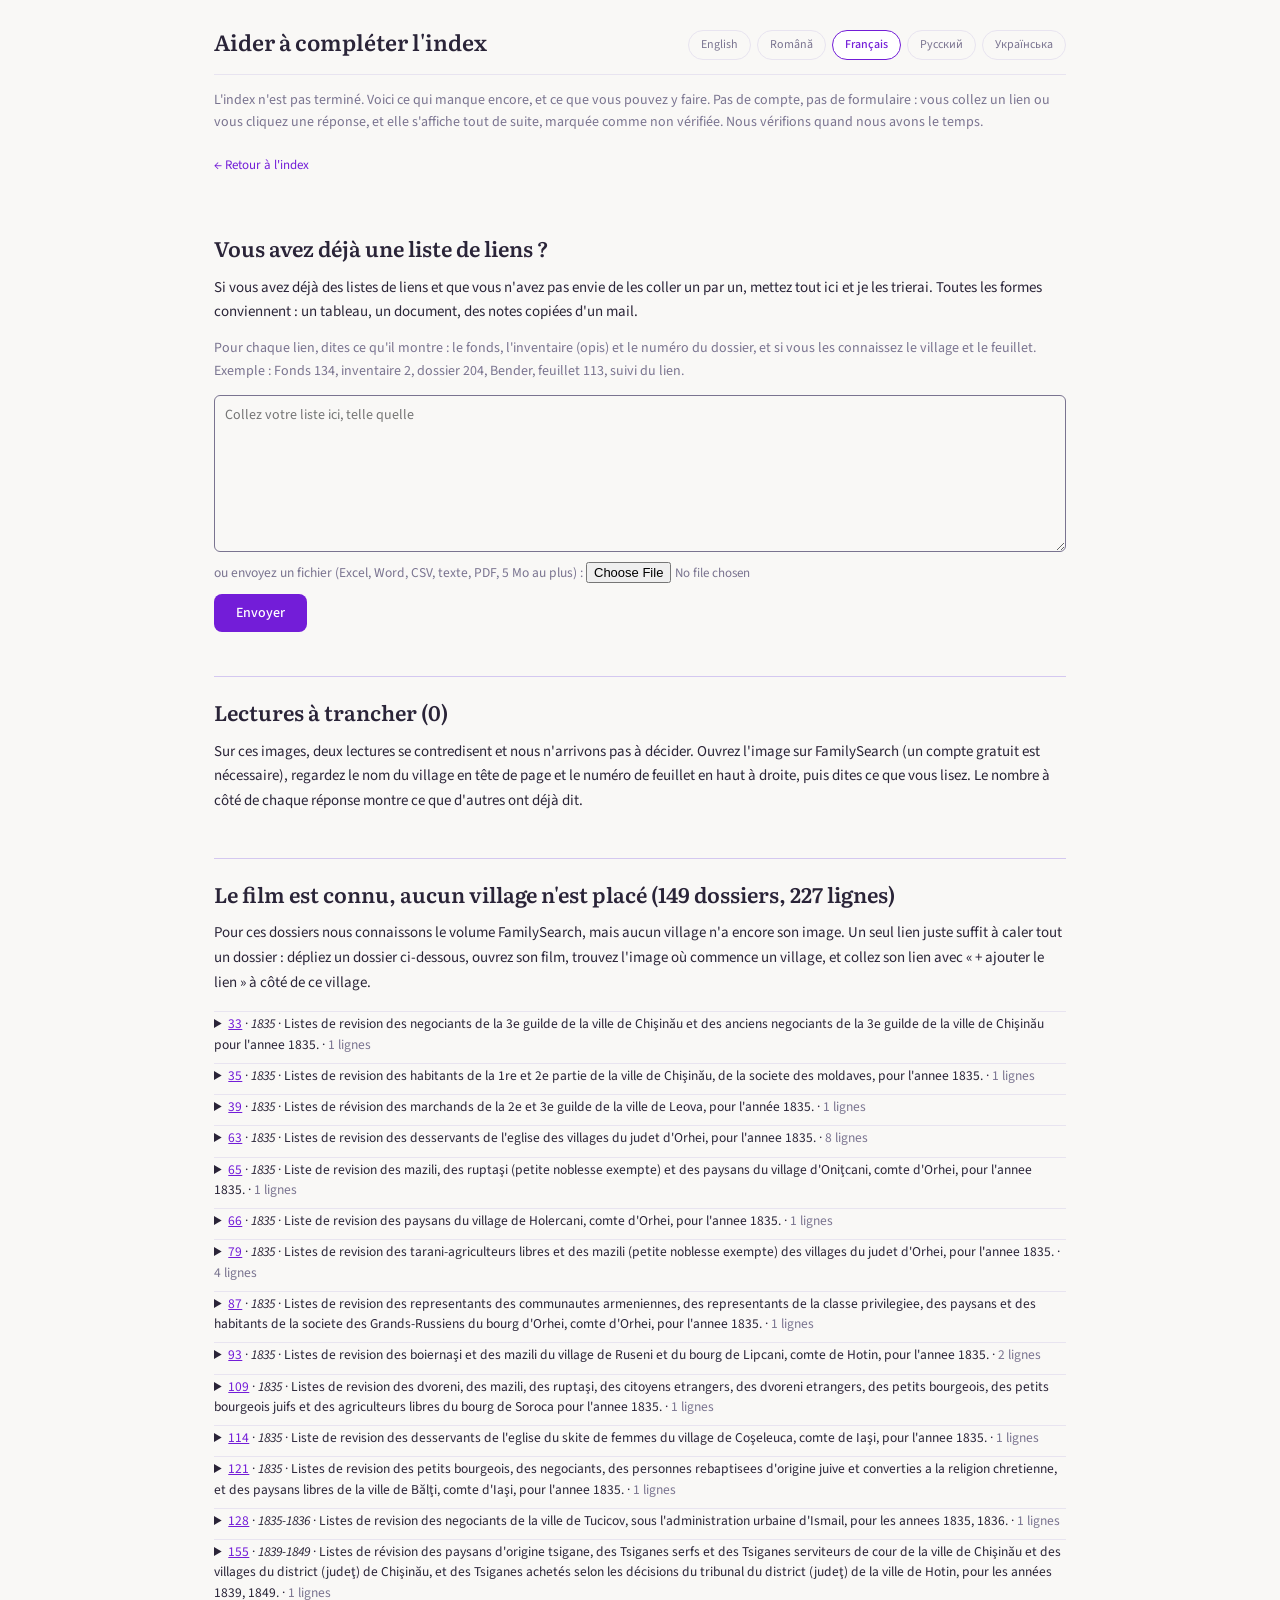
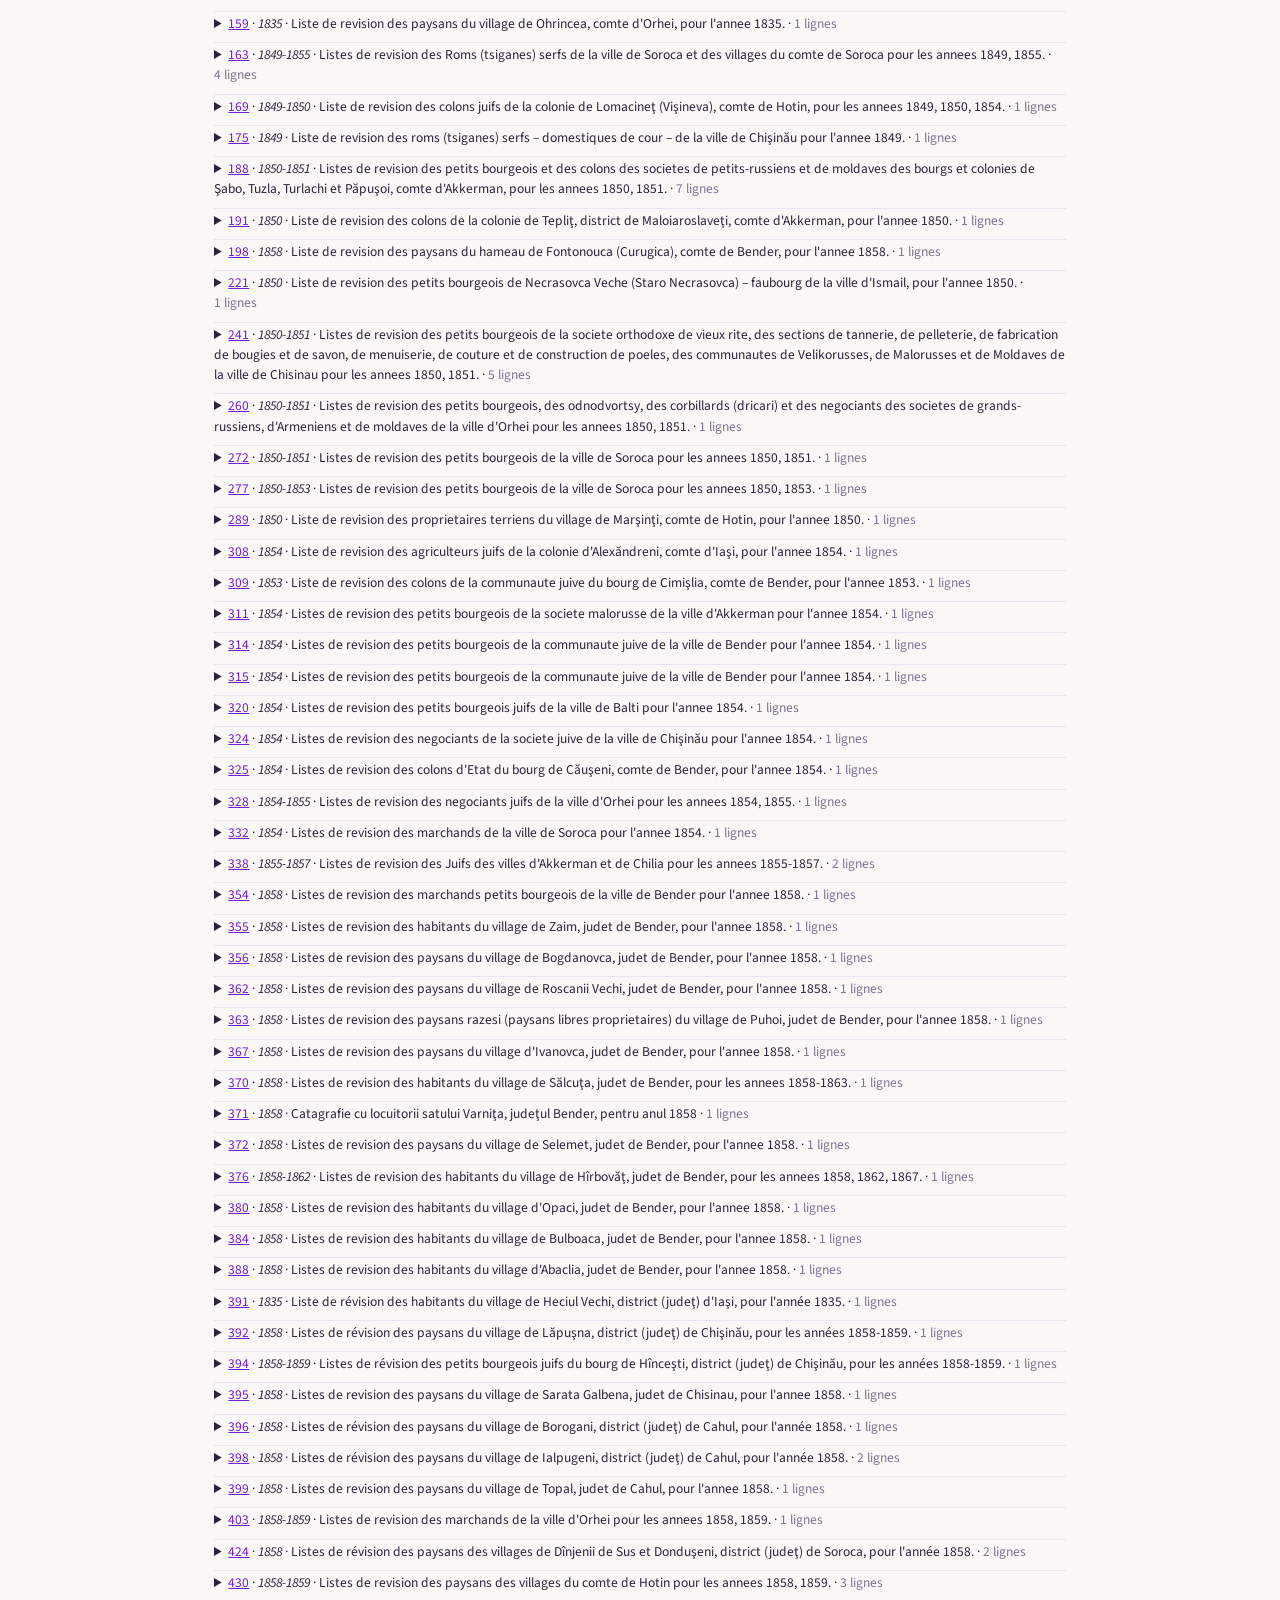
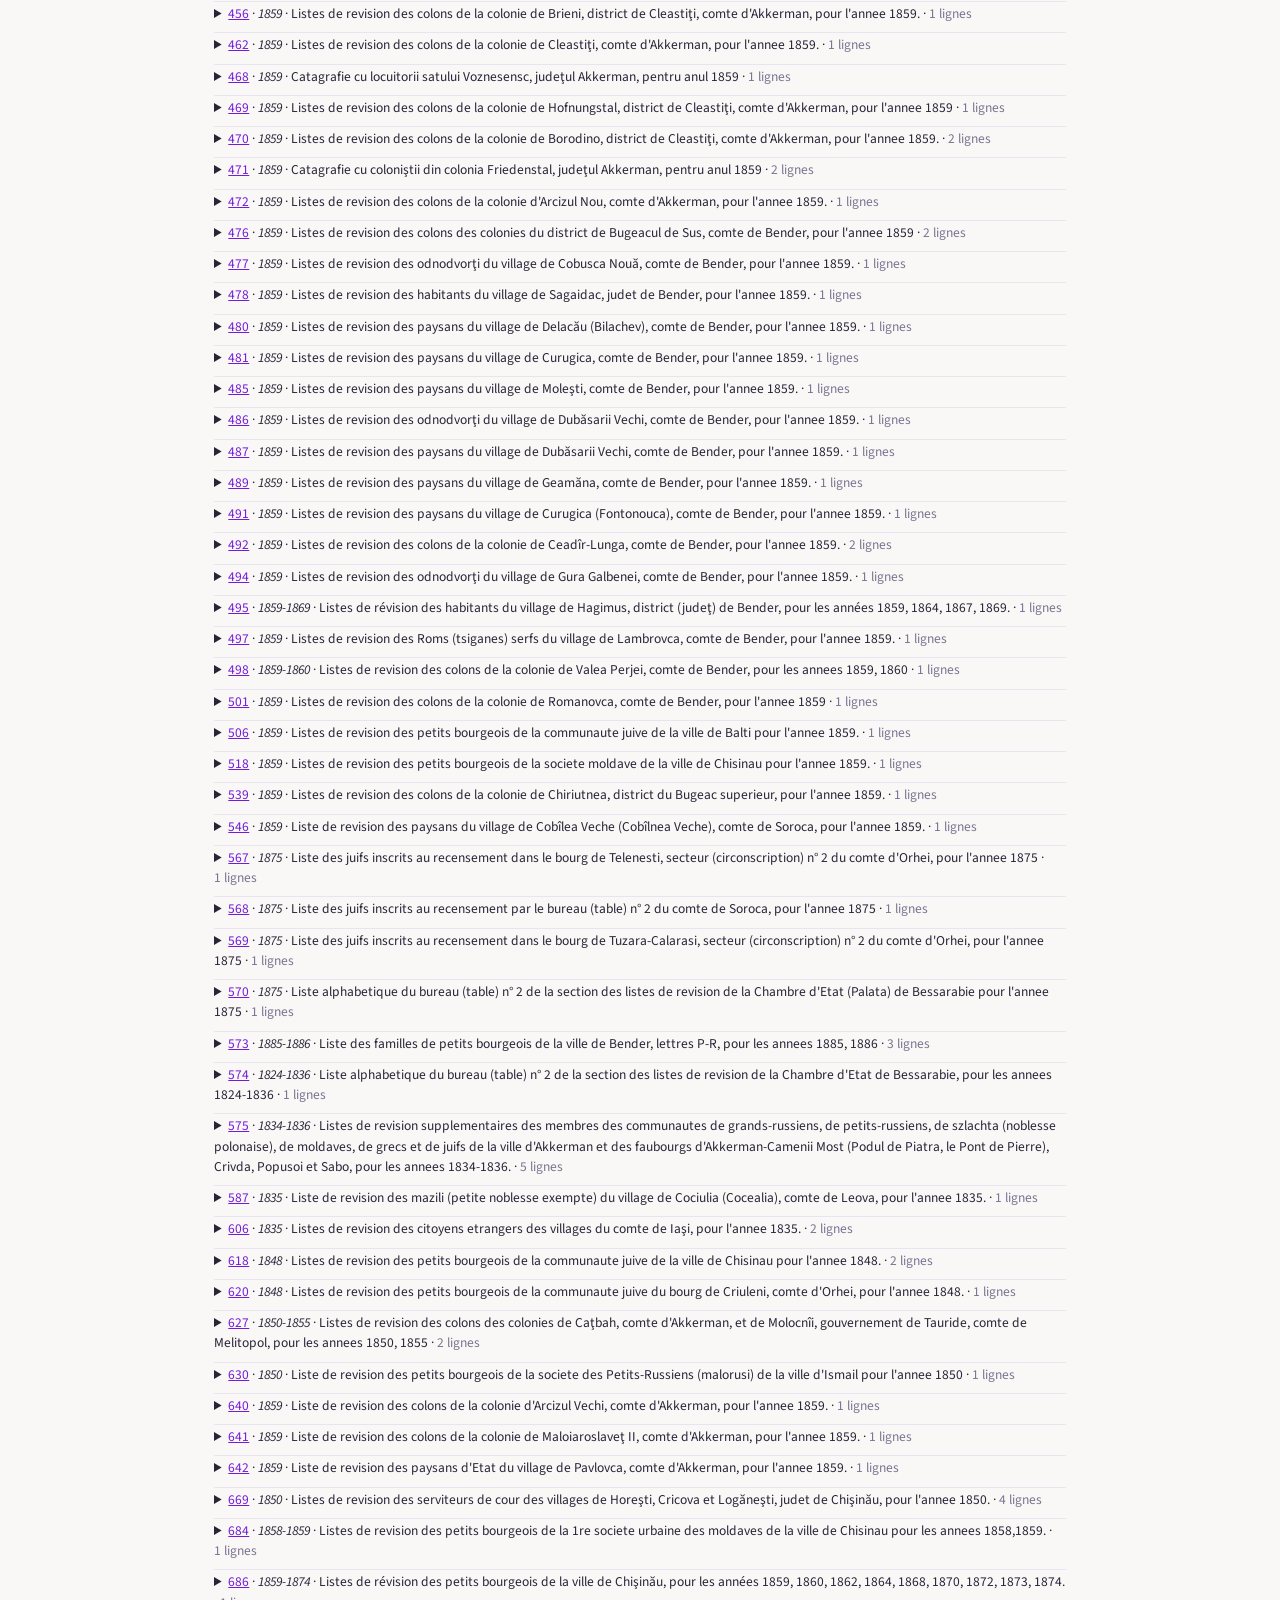
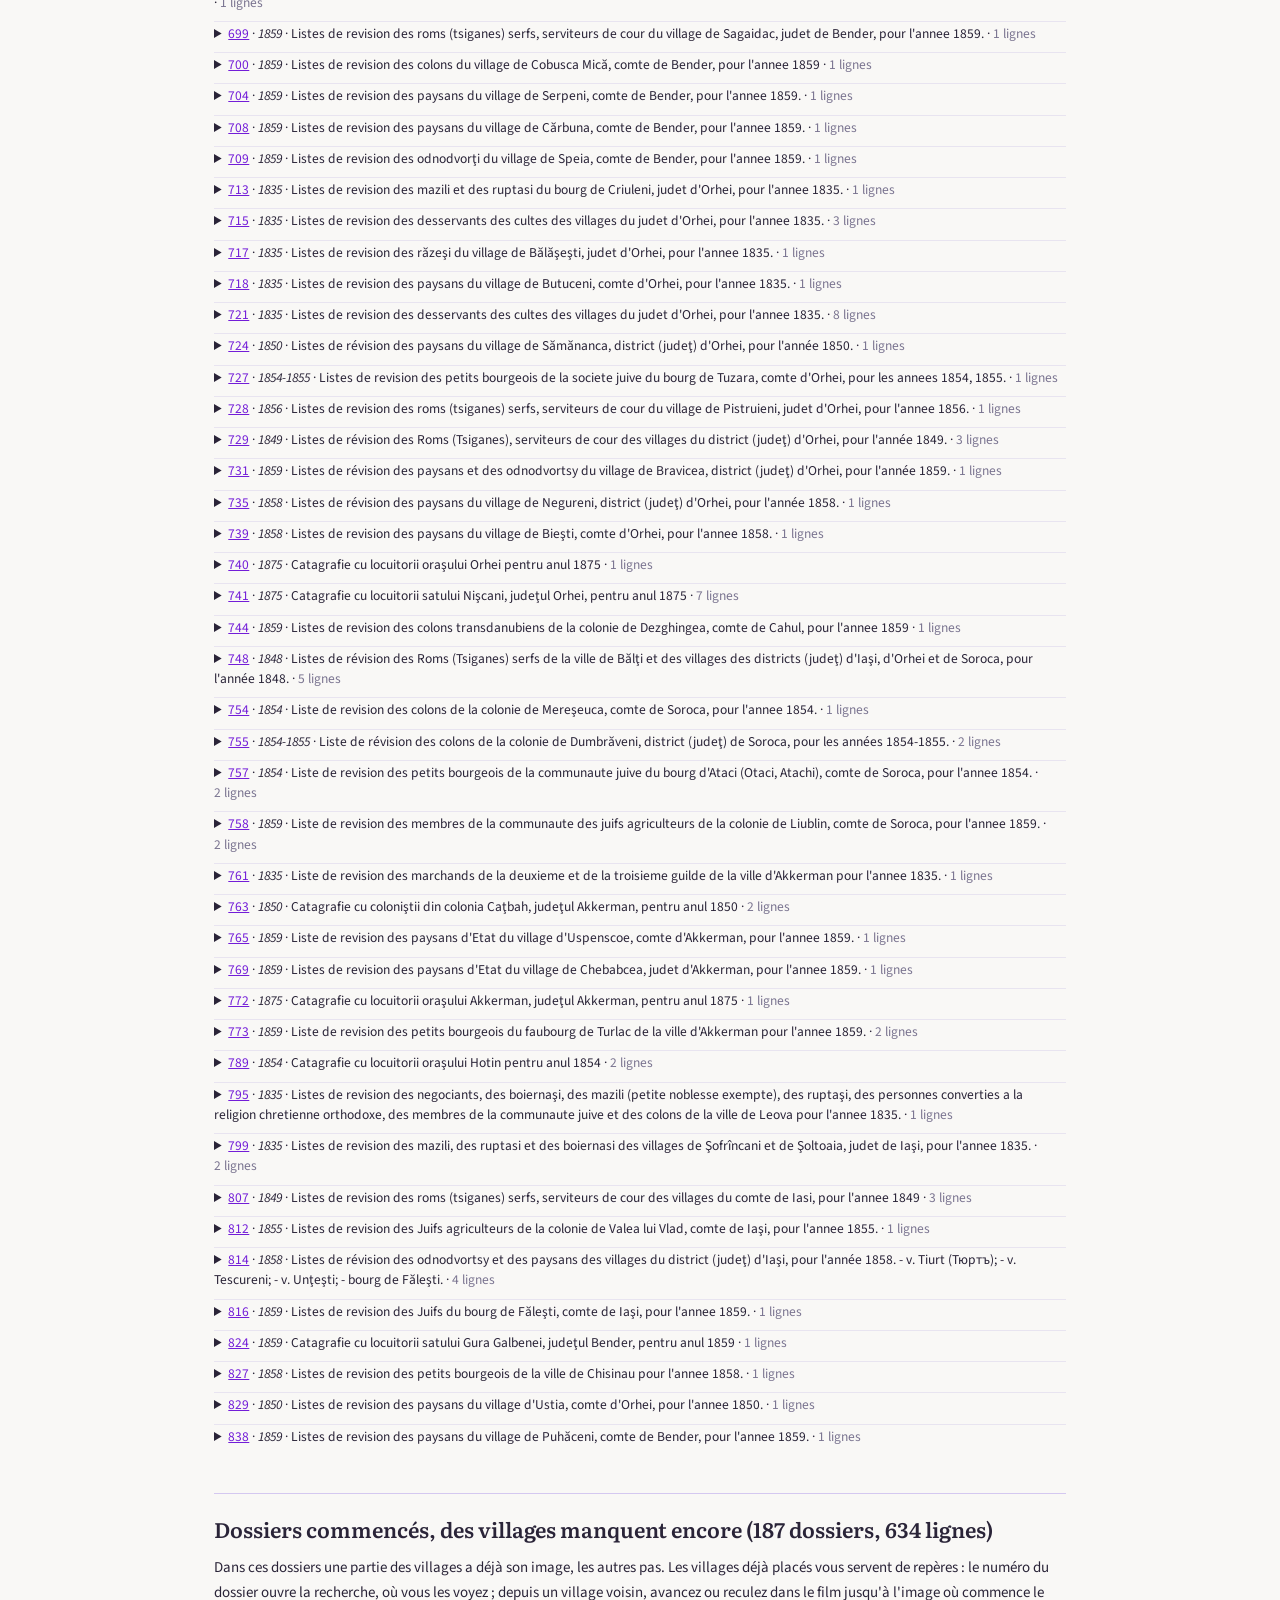
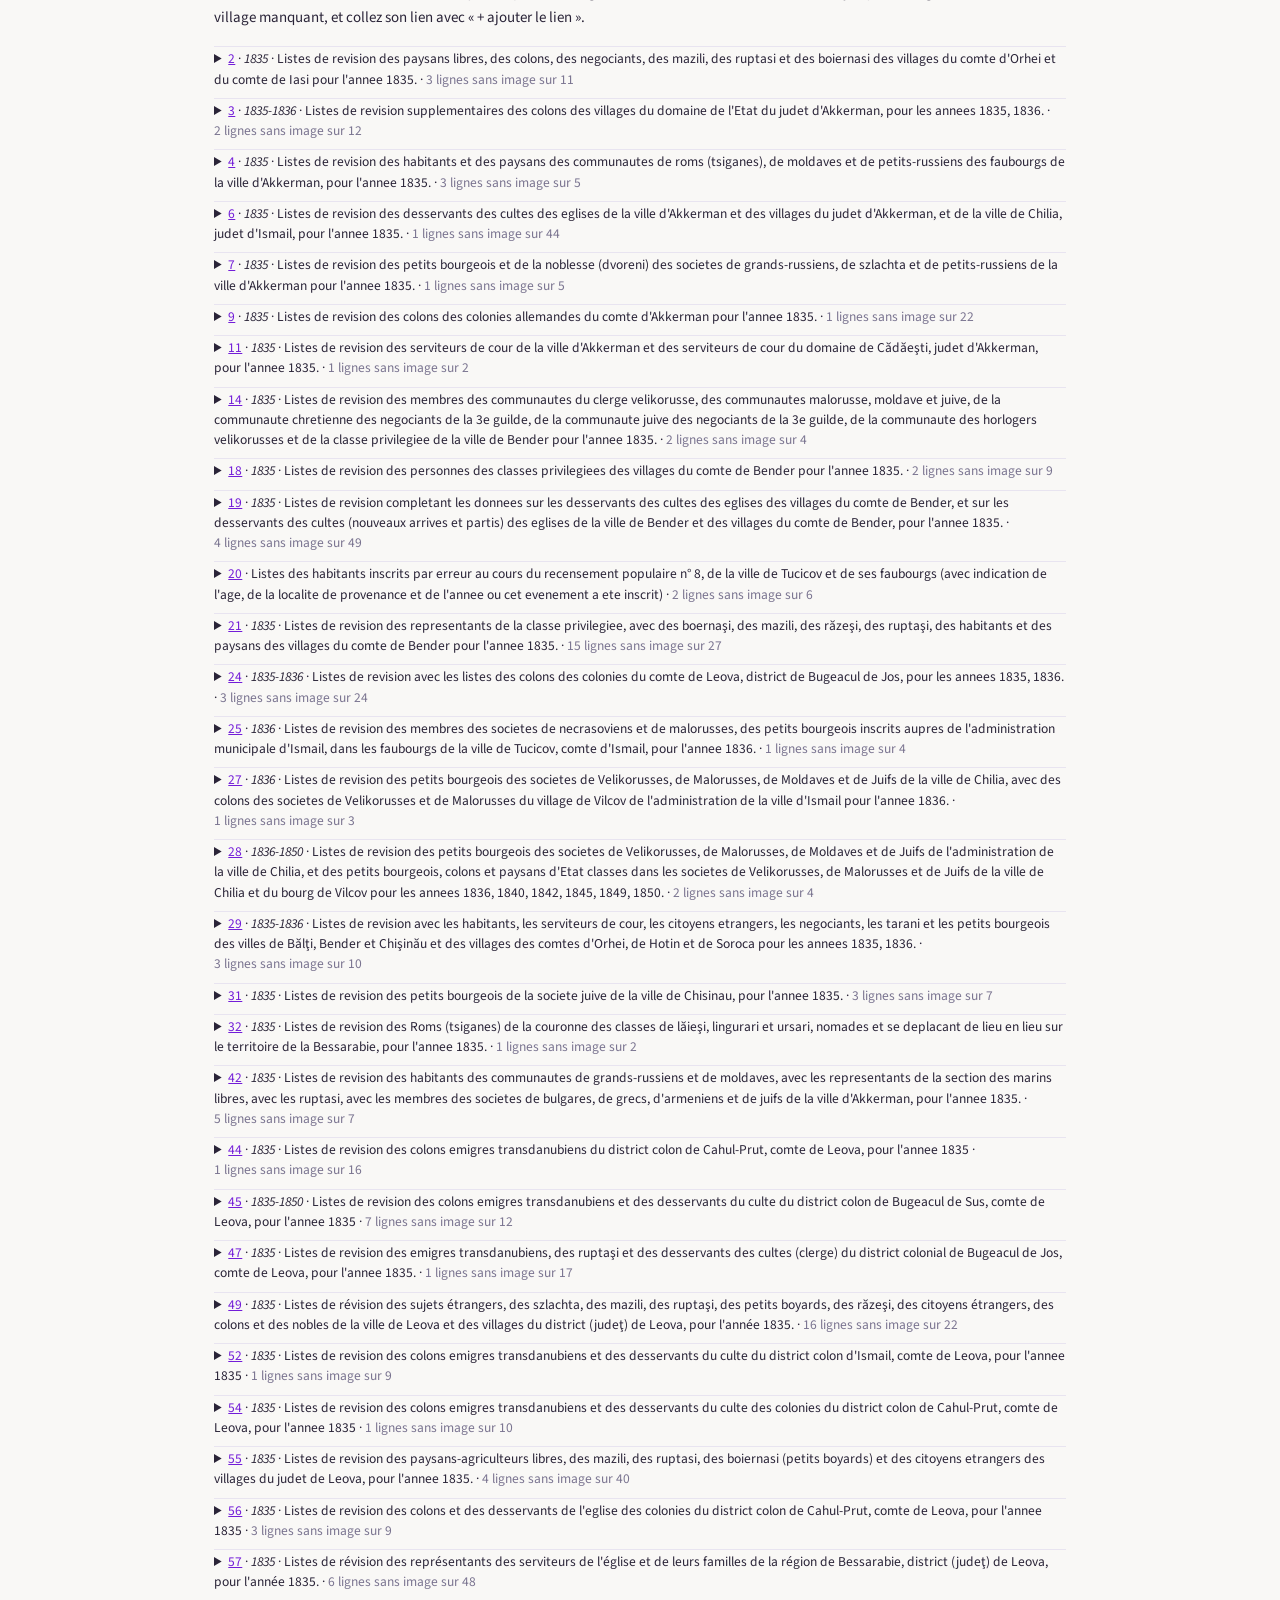
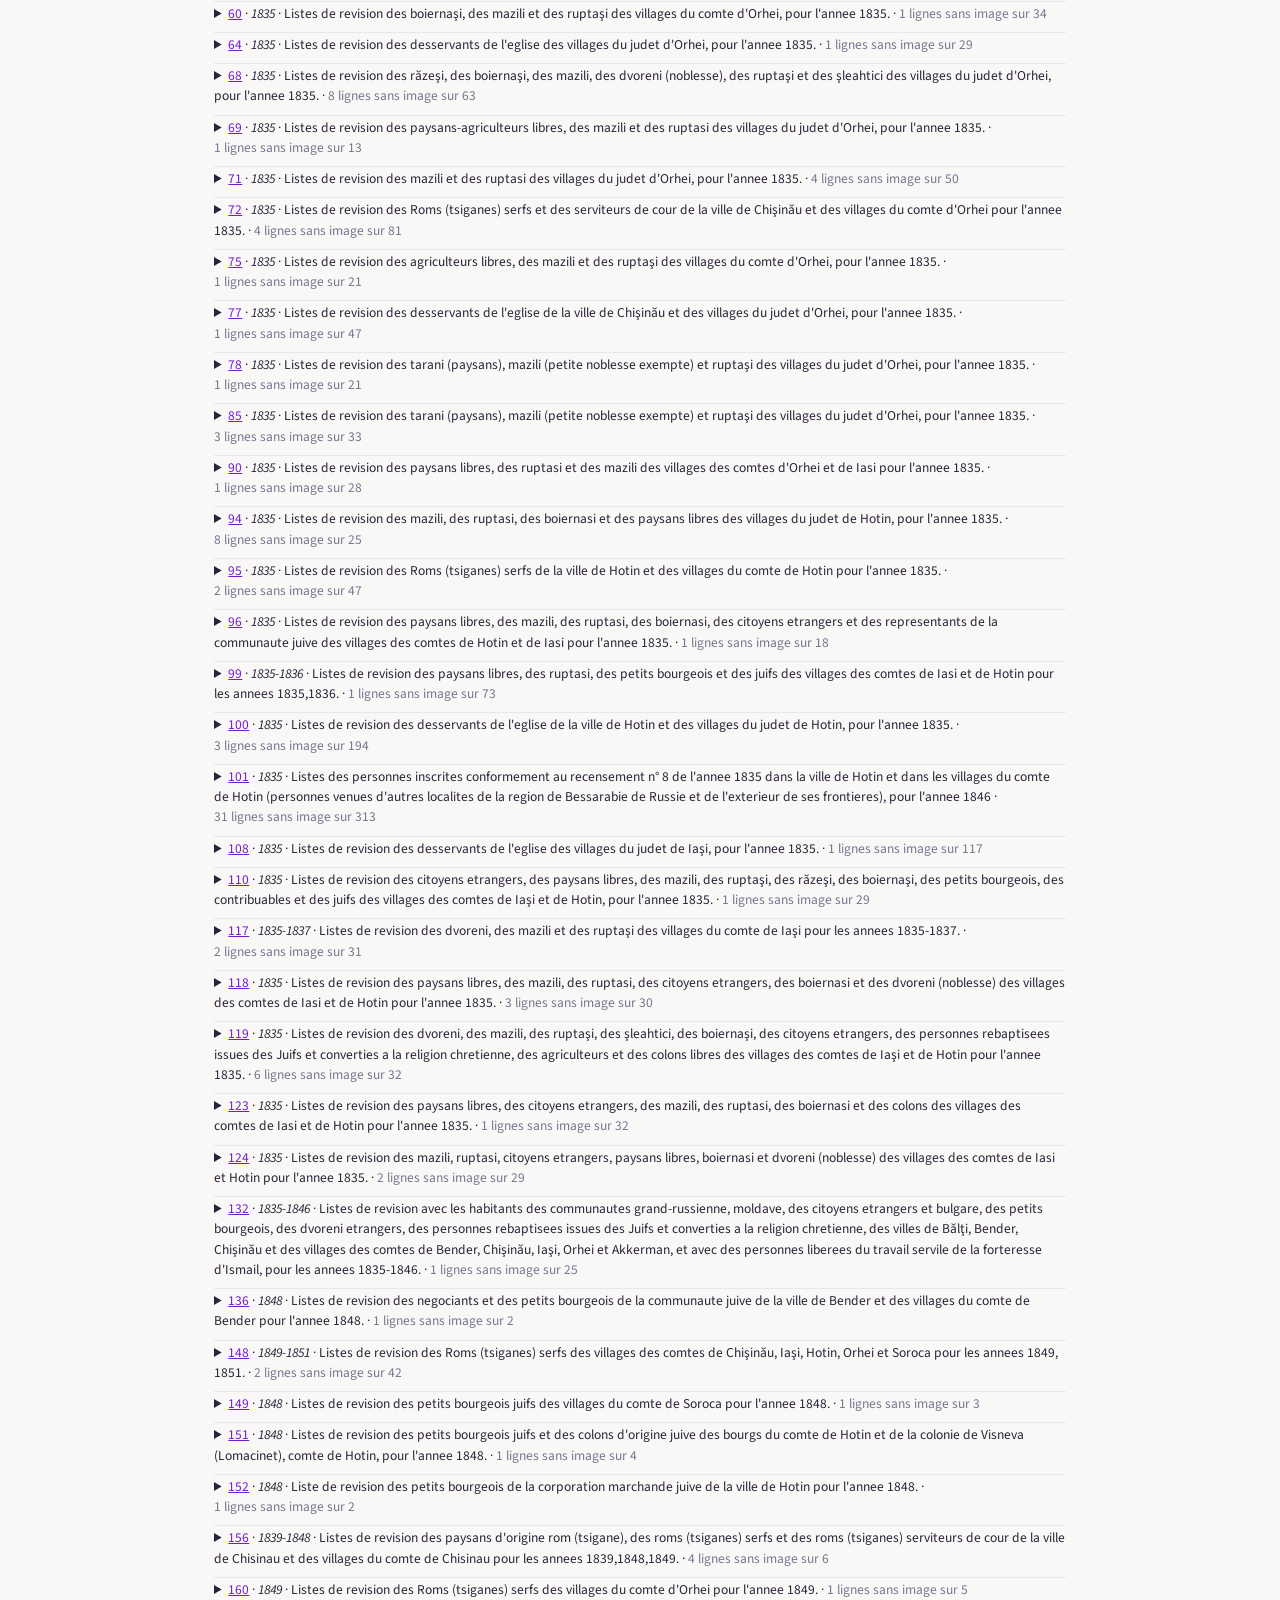
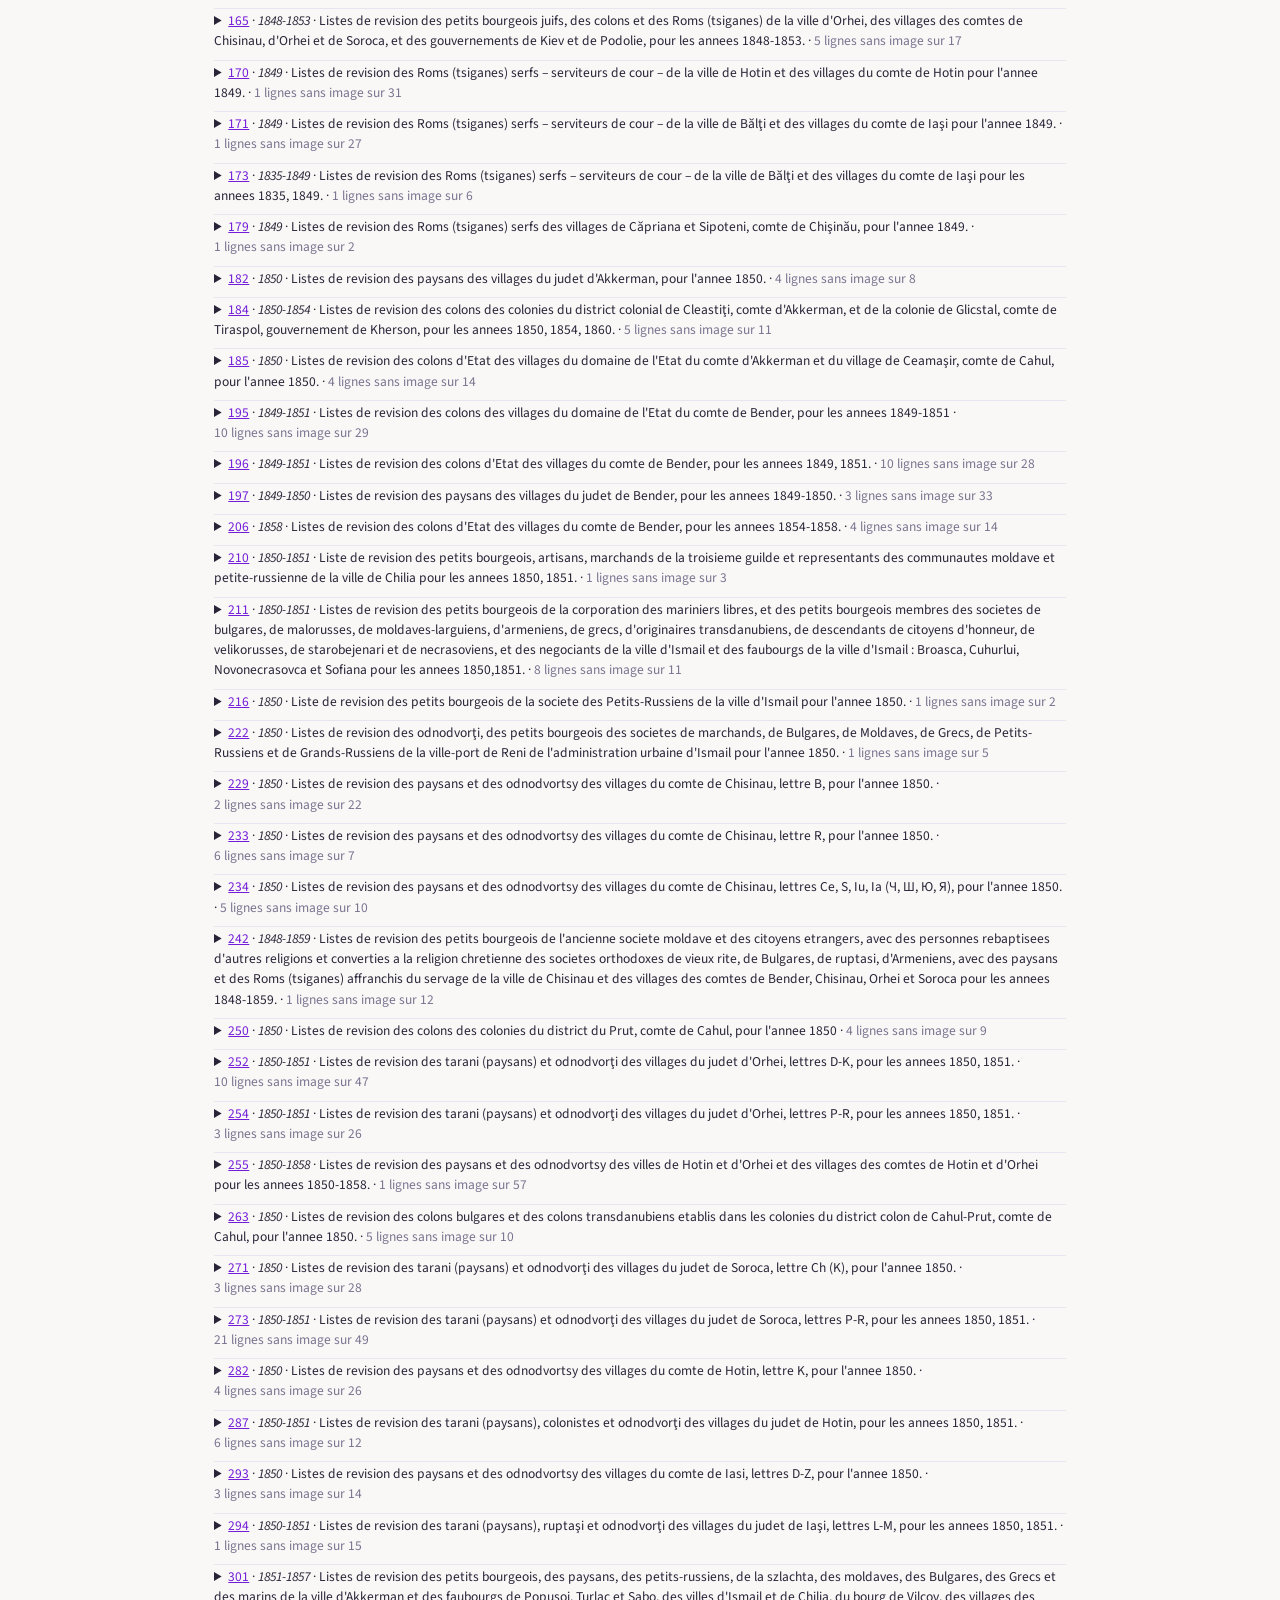
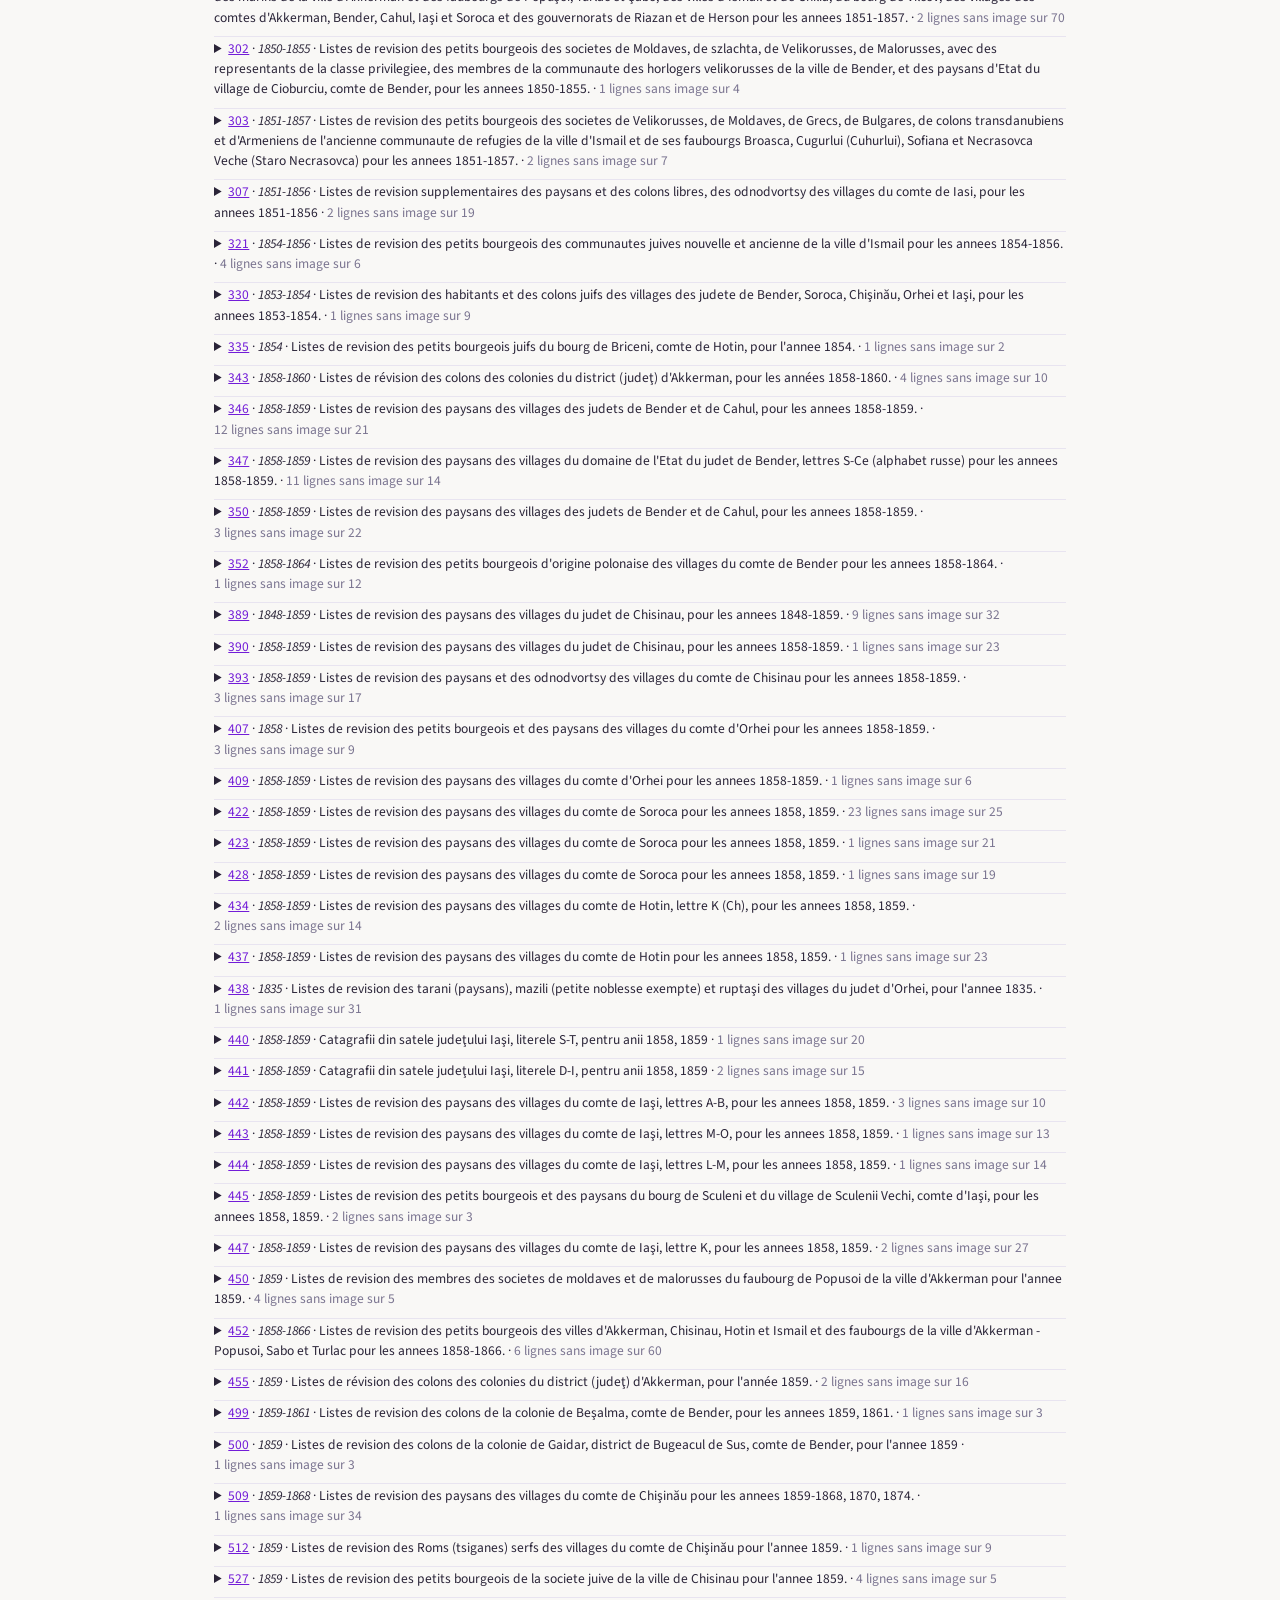
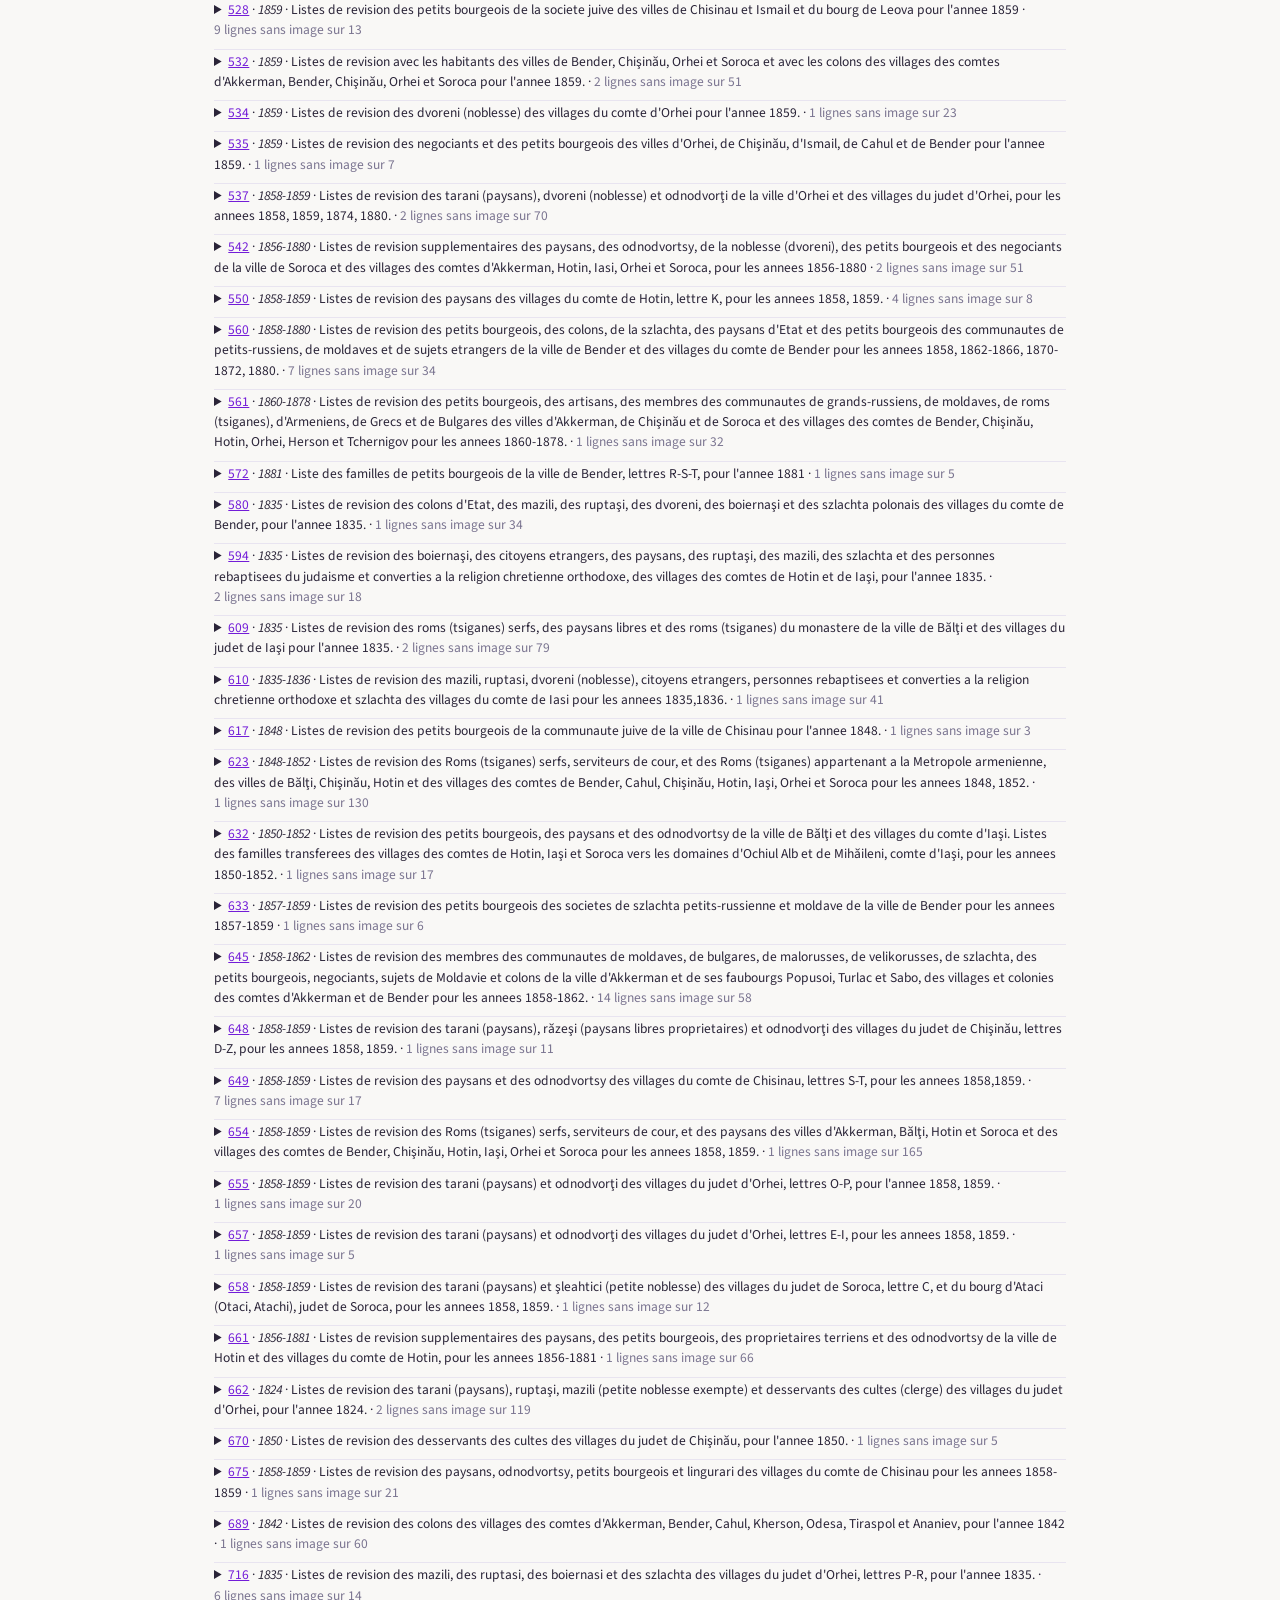
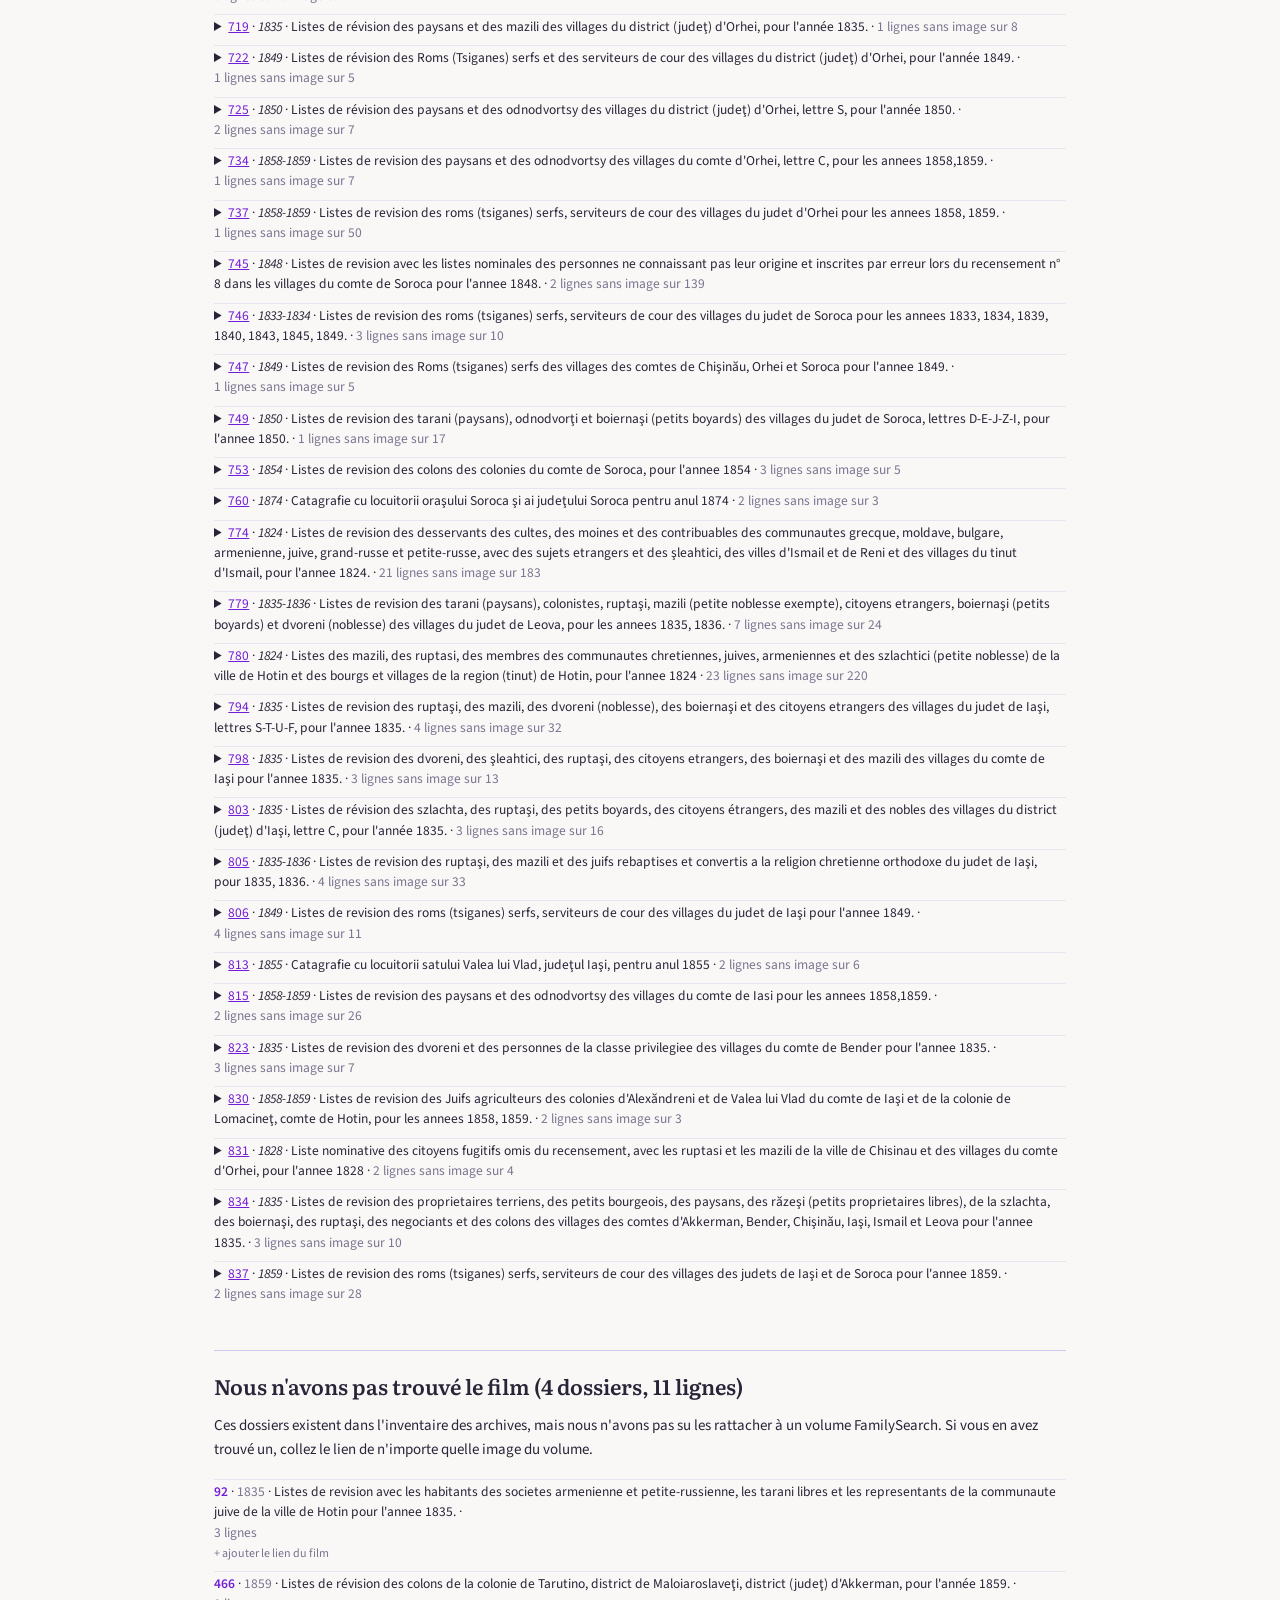
<file: help-fr.html>
<!doctype html>
<html lang="fr">
<head>
<meta charset="utf-8">
<meta name="viewport" content="width=device-width, initial-scale=1">
<meta name="color-scheme" content="light dark">
<title>Aider à compléter l&#x27;index des recensements de Bessarabie</title>
<meta name="description" content="Ce qui manque encore dans l&#x27;index des recensements de Bessarabie sur FamilySearch : dossiers sans film, villages sans image, lectures à trancher. Tout le monde peut aider, sans compte.">
<link rel="alternate" hreflang="en" href="https://index-moldova-revision-lists.github.io/help.html">
<link rel="alternate" hreflang="ro" href="https://index-moldova-revision-lists.github.io/help-ro.html">
<link rel="alternate" hreflang="fr" href="https://index-moldova-revision-lists.github.io/help-fr.html">
<link rel="alternate" hreflang="ru" href="https://index-moldova-revision-lists.github.io/help-ru.html">
<link rel="alternate" hreflang="uk" href="https://index-moldova-revision-lists.github.io/help-uk.html">
<link rel="canonical" href="https://index-moldova-revision-lists.github.io/help-fr.html">
<link rel="preconnect" href="https://fonts.googleapis.com">
<link rel="preconnect" href="https://fonts.gstatic.com" crossorigin>
<link href="https://fonts.googleapis.com/css2?family=Literata:opsz,wght@7..72,400;7..72,600&family=Source+Sans+3:wght@400;500;600&display=swap" rel="stylesheet">
<link rel="stylesheet" href="style.css?v=0c1f35e5">
</head>
<body class="page-aide">
<header class="entete">
  <div class="entete-titre">
    <h1>Aider à compléter l&#x27;index</h1>
  </div>
  <nav class="langues"><a href="help.html" hreflang="en">English</a> <a href="help-ro.html" hreflang="ro">Română</a> <a href="help-fr.html" aria-current='page' hreflang="fr">Français</a> <a href="help-ru.html" hreflang="ru">Русский</a> <a href="help-uk.html" hreflang="uk">Українська</a></nav>
  <p class="chapeau">L&#x27;index n&#x27;est pas terminé. Voici ce qui manque encore, et ce que vous pouvez y faire. Pas de compte, pas de formulaire : vous collez un lien ou vous cliquez une réponse, et elle s&#x27;affiche tout de suite, marquée comme non vérifiée. Nous vérifions quand nous avons le temps.</p>
  <p class="aide"><a href="fr.html">← Retour à l&#x27;index</a></p>
</header>
<main>
<div class="textes">
<h2 id="liste">Vous avez déjà une liste de liens ?</h2>
<p>Si vous avez déjà des listes de liens et que vous n&#x27;avez pas envie de les coller un par un, mettez tout ici et je les trierai. Toutes les formes conviennent : un tableau, un document, des notes copiées d&#x27;un mail.</p>
<p class="envoi-format">Pour chaque lien, dites ce qu&#x27;il montre : le fonds, l&#x27;inventaire (opis) et le numéro du dossier, et si vous les connaissez le village et le feuillet. Exemple : Fonds 134, inventaire 2, dossier 204, Bender, feuillet 113, suivi du lien.</p>
<form id="envoi" class="envoi" hidden>
  <textarea id="envoi-texte" maxlength="20000" rows="6" placeholder="Collez votre liste ici, telle quelle"></textarea>
  <label class="envoi-fichier">ou envoyez un fichier (Excel, Word, CSV, texte, PDF, 5 Mo au plus) : <input type="file" id="envoi-fichier" accept=".xlsx,.xls,.docx,.doc,.ods,.odt,.csv,.txt,.pdf"></label>
  <div class="envoi-pied"><button type="submit" class="btn">Envoyer</button> <span id="envoi-msg" class="q-msg"></span></div>
</form>
<h2 id="lectures">Lectures à trancher (0)</h2>
<p>Sur ces images, deux lectures se contredisent et nous n&#x27;arrivons pas à décider. Ouvrez l&#x27;image sur FamilySearch (un compte gratuit est nécessaire), regardez le nom du village en tête de page et le numéro de feuillet en haut à droite, puis dites ce que vous lisez. Le nombre à côté de chaque réponse montre ce que d&#x27;autres ont déjà dit.</p>

<div id="deja-repondu" hidden><h3>Déjà répondu, en attente de notre vérification</h3></div>
<h2 id="sans-village">Le film est connu, aucun village n&#x27;est placé (149 dossiers, 227 lignes)</h2>
<p>Pour ces dossiers nous connaissons le volume FamilySearch, mais aucun village n&#x27;a encore son image. Un seul lien juste suffit à caler tout un dossier : dépliez un dossier ci-dessous, ouvrez son film, trouvez l&#x27;image où commence un village, et collez son lien avec « + ajouter le lien » à côté de ce village.</p>
<ol class="inv aide-liste">
<li><details><summary><a href="fr.html?q=33">33</a> · <i>1835</i> · <span>Listes de revision des negociants de la 3e guilde de la ville de Chişinău et des anciens negociants de la 3e guilde de la ville de Chişinău pour l&#x27;annee 1835.</span> · <em>1 lignes</em></summary><p class="aide-film" data-dosar="F134-2-33"><a href="https://www.familysearch.org/ark:/61903/3:1:3QS7-L93Y-PKS?i=1&amp;cc=1985804&amp;wc=M6CB-1PD%3A264175701%2C264722601%2C264966201" target="_blank" rel="noopener">ouvrir le film sur FamilySearch</a></p><ul class="aide-lignes"><li data-d="F134-2-33" data-v="Chişinău" data-f="1-28"><span>or. Chişinău · f. 1-28</span></li></ul></details></li>
<li><details><summary><a href="fr.html?q=35">35</a> · <i>1835</i> · <span>Listes de revision des habitants de la 1re et 2e partie de la ville de Chişinău, de la societe des moldaves, pour l&#x27;annee 1835.</span> · <em>1 lignes</em></summary><p class="aide-film" data-dosar="F134-2-35"><a href="https://www.familysearch.org/ark:/61903/3:1:3QS7-893Y-PHFQ?i=1&amp;cc=1985804&amp;wc=M6CB-1TL%3A264175701%2C264722601%2C264971801" target="_blank" rel="noopener">ouvrir le film sur FamilySearch</a></p><ul class="aide-lignes"><li data-d="F134-2-35" data-v="Chişinău" data-f="1-177"><span>or. Chişinău · f. 1-177</span></li></ul></details></li>
<li><details><summary><a href="fr.html?q=39">39</a> · <i>1835</i> · <span>Listes de révision des marchands de la 2e et 3e guilde de la ville de Leova, pour l&#x27;année 1835.</span> · <em>1 lignes</em></summary><p class="aide-film" data-dosar="F134-2-39"><a href="https://www.familysearch.org/ark:/61903/3:1:3QS7-L93Y-PJDH?i=1&amp;cc=1985804&amp;wc=M6C1-9Z9%3A264175701%2C264722601%2C264979601" target="_blank" rel="noopener">ouvrir le film sur FamilySearch</a></p><ul class="aide-lignes"><li data-d="F134-2-39" data-v="Leova" data-f="1-20"><span>or. Leova · f. 1-20</span></li></ul></details></li>
<li><details><summary><a href="fr.html?q=63">63</a> · <i>1835</i> · <span>Listes de revision des desservants de l&#x27;eglise des villages du judet d&#x27;Orhei, pour l&#x27;annee 1835.</span> · <em>8 lignes</em></summary><p class="aide-film" data-dosar="F134-2-63"><a href="https://www.familysearch.org/ark:/61903/3:1:3QS7-993Y-ZKJ2?i=1&amp;cc=1985804&amp;wc=M6C1-C6D%3A264175701%2C264722601%2C265034901" target="_blank" rel="noopener">ouvrir le film sur FamilySearch</a></p><ul class="aide-lignes"><li data-d="F134-2-63" data-v="Boşcana" data-f="1-3"><span>s. Boşcana · f. 1-3</span></li><li data-d="F134-2-63" data-v="Brăneşti" data-f="4-6"><span>s. Brăneşti · f. 4-6</span></li><li data-d="F134-2-63" data-v="Hîrtopul Mic" data-f="7-9"><span>s. Hîrtopul Mic · f. 7-9</span></li><li data-d="F134-2-63" data-v="Jeloboc" data-f="10-12"><span>s. Jeloboc · f. 10-12</span></li><li data-d="F134-2-63" data-v="Izbişte" data-f="13-15"><span>s. Izbişte · f. 13-15</span></li><li data-d="F134-2-63" data-v="Cruglic" data-f="16-18"><span>s. Cruglic · f. 16-18</span></li><li data-d="F134-2-63" data-v="Rîşcova" data-f="19-21"><span>s. Rîşcova · f. 19-21</span></li><li data-d="F134-2-63" data-v="Furceni" data-f="22-24"><span>s. Furceni · f. 22-24</span></li></ul></details></li>
<li><details><summary><a href="fr.html?q=65">65</a> · <i>1835</i> · <span>Liste de revision des mazili, des ruptaşi (petite noblesse exempte) et des paysans du village d&#x27;Oniţcani, comte d&#x27;Orhei, pour l&#x27;annee 1835.</span> · <em>1 lignes</em></summary><p class="aide-film" data-dosar="F134-2-65"><a href="https://www.familysearch.org/ark:/61903/3:1:3QSQ-G93Y-ZKWJ?i=1&amp;cc=1985804&amp;wc=M6C1-838%3A264175701%2C264722601%2C265035601" target="_blank" rel="noopener">ouvrir le film sur FamilySearch</a></p><ul class="aide-lignes"><li data-d="F134-2-65" data-v="Oniţcani" data-f="1-11"><span>s. Oniţcani · f. 1-11</span></li></ul></details></li>
<li><details><summary><a href="fr.html?q=66">66</a> · <i>1835</i> · <span>Liste de revision des paysans du village de Holercani, comte d&#x27;Orhei, pour l&#x27;annee 1835.</span> · <em>1 lignes</em></summary><p class="aide-film" data-dosar="F134-2-66"><a href="https://www.familysearch.org/ark:/61903/3:1:3QS7-993Y-ZK9L?i=1&amp;cc=1985804&amp;wc=M6C1-CNL%3A264175701%2C264722601%2C265035801" target="_blank" rel="noopener">ouvrir le film sur FamilySearch</a></p><ul class="aide-lignes"><li data-d="F134-2-66" data-v="Holercani" data-f="1-11"><span>s. Holercani · f. 1-11</span></li></ul></details></li>
<li><details><summary><a href="fr.html?q=79">79</a> · <i>1835</i> · <span>Listes de revision des tarani-agriculteurs libres et des mazili (petite noblesse exempte) des villages du judet d&#x27;Orhei, pour l&#x27;annee 1835.</span> · <em>4 lignes</em></summary><p class="aide-film" data-dosar="F134-2-79"><a href="https://www.familysearch.org/ark:/61903/3:1:3QS7-893Y-ZS67?i=1&amp;cc=1985804&amp;wc=M6C1-XZS%3A264175701%2C264722601%2C265057601" target="_blank" rel="noopener">ouvrir le film sur FamilySearch</a></p><ul class="aide-lignes"><li data-d="F134-2-79" data-v="Ciuciuleni" data-f="1-4"><span>s. Ciuciuleni · f. 1-4</span></li><li data-d="F134-2-79" data-v="Ciopleni" data-f="5-8"><span>s. Ciopleni · f. 5-8</span></li><li data-d="F134-2-79" data-v="Ciuteşti" data-f="9-21"><span>s. Ciuteşti · f. 9-21</span></li><li data-d="F134-2-79" data-v="Şişcani" data-f="22-25"><span>s. Şişcani · f. 22-25</span></li></ul></details></li>
<li><details><summary><a href="fr.html?q=87">87</a> · <i>1835</i> · <span>Listes de revision des representants des communautes armeniennes, des representants de la classe privilegiee, des paysans et des habitants de la societe des Grands-Russiens du bourg d&#x27;Orhei, comte d&#x27;Orhei, pour l&#x27;annee 1835.</span> · <em>1 lignes</em></summary><p class="aide-film" data-dosar="F134-2-87"><a href="https://www.familysearch.org/ark:/61903/3:1:3QS7-L93Y-ZV96?i=1&amp;cc=1985804&amp;wc=M6C1-X29%3A264175701%2C264722601%2C265073101" target="_blank" rel="noopener">ouvrir le film sur FamilySearch</a></p><ul class="aide-lignes"><li data-d="F134-2-87" data-v="Orhei" data-f="1-98"><span>tîrgul Orhei · f. 1-98</span></li></ul></details></li>
<li><details><summary><a href="fr.html?q=93">93</a> · <i>1835</i> · <span>Listes de revision des boiernaşi et des mazili du village de Ruseni et du bourg de Lipcani, comte de Hotin, pour l&#x27;annee 1835.</span> · <em>2 lignes</em></summary><p class="aide-film" data-dosar="F134-2-93"><a href="https://www.familysearch.org/ark:/61903/3:1:3QSQ-G93Y-ZN5K?i=1&amp;cc=1985804&amp;wc=M6C1-JZ9%3A264175701%2C264722601%2C265087101" target="_blank" rel="noopener">ouvrir le film sur FamilySearch</a></p><ul class="aide-lignes"><li data-d="F134-2-93" data-v="Lipcani" data-f="1-3"><span>tîrgul Lipcani · f. 1-3</span></li><li data-d="F134-2-93" data-v="Ruseni" data-f="4-5"><span>s. Ruseni · f. 4-5</span></li></ul></details></li>
<li><details><summary><a href="fr.html?q=109">109</a> · <i>1835</i> · <span>Listes de revision des dvoreni, des mazili, des ruptaşi, des citoyens etrangers, des dvoreni etrangers, des petits bourgeois, des petits bourgeois juifs et des agriculteurs libres du bourg de Soroca pour l&#x27;annee 1835.</span> · <em>1 lignes</em></summary><p class="aide-film" data-dosar="F134-2-109"><a href="https://www.familysearch.org/ark:/61903/3:1:3QS7-893Y-YYJ5?i=1&amp;cc=1985804&amp;wc=M6C1-LWL%3A264175701%2C264722601%2C265117601" target="_blank" rel="noopener">ouvrir le film sur FamilySearch</a></p><ul class="aide-lignes"><li data-d="F134-2-109" data-v="Soroca" data-f="1-112"><span>or. Soroca · f. 1-112</span></li></ul></details></li>
<li><details><summary><a href="fr.html?q=114">114</a> · <i>1835</i> · <span>Liste de revision des desservants de l&#x27;eglise du skite de femmes du village de Coşeleuca, comte de Iaşi, pour l&#x27;annee 1835.</span> · <em>1 lignes</em></summary><p class="aide-film" data-dosar="F134-2-114"><a href="https://www.familysearch.org/ark:/61903/3:1:3QSQ-G93Y-YVK6?i=1&amp;cc=1985804&amp;wc=M6C1-GM9%3A264175701%2C264722601%2C265133801" target="_blank" rel="noopener">ouvrir le film sur FamilySearch</a></p><ul class="aide-lignes"><li data-d="F134-2-114" data-v="Coşeleuca" data-f="1-2"><span>s. Coşeleuca · f. 1-2</span></li></ul></details></li>
<li><details><summary><a href="fr.html?q=121">121</a> · <i>1835</i> · <span>Listes de revision des petits bourgeois, des negociants, des personnes rebaptisees d&#x27;origine juive et converties a la religion chretienne, et des paysans libres de la ville de Bălţi, comte d&#x27;Iaşi, pour l&#x27;annee 1835.</span> · <em>1 lignes</em></summary><p class="aide-film" data-dosar="F134-2-121"><a href="https://www.familysearch.org/ark:/61903/3:1:3QSQ-G93Y-R3Z6?i=1&amp;cc=1985804&amp;wc=M6C1-G29%3A264175701%2C264722601%2C265151001" target="_blank" rel="noopener">ouvrir le film sur FamilySearch</a></p><ul class="aide-lignes"><li data-d="F134-2-121" data-v="Bălţi" data-f="1-50"><span>or. Bălţi · f. 1-50</span></li></ul></details></li>
<li><details><summary><a href="fr.html?q=128">128</a> · <i>1835-1836</i> · <span>Listes de revision des negociants de la ville de Tucicov, sous l&#x27;administration urbaine d&#x27;Ismail, pour les annees 1835, 1836.</span> · <em>1 lignes</em></summary><p class="aide-film" data-dosar="F134-2-128"><a href="https://www.familysearch.org/ark:/61903/3:1:3QS7-893Y-PKWQ?i=1&amp;cc=1985804&amp;wc=M6C1-PTL%3A264175701%2C264722601%2C265171001" target="_blank" rel="noopener">ouvrir le film sur FamilySearch</a></p><ul class="aide-lignes"><li data-d="F134-2-128" data-v="Tucicov" data-f="1-32"><span>or. Tucicov · f. 1-32</span></li></ul></details></li>
<li><details><summary><a href="fr.html?q=155">155</a> · <i>1839-1849</i> · <span>Listes de révision des paysans d&#x27;origine tsigane, des Tsiganes serfs et des Tsiganes serviteurs de cour de la ville de Chişinău et des villages du district (judeţ) de Chişinău, et des Tsiganes achetés selon les décisions du tribunal du district (judeţ) de la ville de Hotin, pour les années 1839, 1849.</span> · <em>1 lignes</em></summary><p class="aide-film" data-dosar="F134-2-155"><a href="https://www.familysearch.org/ark:/61903/3:1:3QS7-L93Y-T5CL?i=1&amp;cc=1985804&amp;wc=M6ZM-CM9%3A264175701%2C264722601%2C265263901" target="_blank" rel="noopener">ouvrir le film sur FamilySearch</a></p><ul class="aide-lignes"><li data-d="F134-2-155" data-v="Chişinău" data-f=""><span>or. Chişinău</span></li></ul></details></li>
<li><details><summary><a href="fr.html?q=159">159</a> · <i>1835</i> · <span>Liste de revision des paysans du village de Ohrincea, comte d&#x27;Orhei, pour l&#x27;annee 1835.</span> · <em>1 lignes</em></summary><p class="aide-film" data-dosar="F134-2-159"><a href="https://www.familysearch.org/ark:/61903/3:1:3QS7-893Y-Y92M?i=1&amp;cc=1985804&amp;wc=M6C1-RNL%3A264175701%2C264722601%2C265177201" target="_blank" rel="noopener">ouvrir le film sur FamilySearch</a></p><ul class="aide-lignes"><li data-d="F134-2-159" data-v="Ohrincea" data-f="1-7"><span>s. Ohrincea · f. 1-7</span></li></ul></details></li>
<li><details><summary><a href="fr.html?q=163">163</a> · <i>1849-1855</i> · <span>Listes de revision des Roms (tsiganes) serfs de la ville de Soroca et des villages du comte de Soroca pour les annees 1849, 1855.</span> · <em>4 lignes</em></summary><p class="aide-film" data-dosar="F134-2-163"><a href="https://www.familysearch.org/ark:/61903/3:1:3QS7-893Y-YL?i=1" target="_blank" rel="noopener">ouvrir le film sur FamilySearch</a></p><ul class="aide-lignes"><li data-d="F134-2-163" data-v="Căinarii Noi" data-f="1-2"><span>s. Căinarii Noi · f. 1-2</span></li><li data-d="F134-2-163" data-v="Cotiujenii Noi" data-f="3-11"><span>s. Cotiujenii Noi · f. 3-11</span></li><li data-d="F134-2-163" data-v="Slobozia Scăieni" data-f="12-14"><span>s. Slobozia Scăieni · f. 12-14</span></li><li data-d="F134-2-163" data-v="Soroca" data-f="15-17"><span>or. Soroca · f. 15-17</span></li></ul></details></li>
<li><details><summary><a href="fr.html?q=169">169</a> · <i>1849-1850</i> · <span>Liste de revision des colons juifs de la colonie de Lomacineţ (Vişineva), comte de Hotin, pour les annees 1849, 1850, 1854.</span> · <em>1 lignes</em></summary><p class="aide-film" data-dosar="F134-2-169"><a href="https://www.familysearch.org/ark:/61903/3:1:3QS7-893Y-RC5J?i=1&amp;cc=1985804&amp;wc=M6ZM-XPD%3A264175701%2C264722601%2C265280001" target="_blank" rel="noopener">ouvrir le film sur FamilySearch</a></p><ul class="aide-lignes"><li data-d="F134-2-169" data-v="Lomacineţ (Vişineva)" data-f="1-43"><span>colonia Lomacineţ (Vişineva) · f. 1-43</span></li></ul></details></li>
<li><details><summary><a href="fr.html?q=175">175</a> · <i>1849</i> · <span>Liste de revision des roms (tsiganes) serfs – domestiques de cour – de la ville de Chişinău pour l&#x27;annee 1849.</span> · <em>1 lignes</em></summary><p class="aide-film" data-dosar="F134-2-175"><a href="https://www.familysearch.org/ark:/61903/3:1:3QS7-893Y-RZRQ?i=1&amp;cc=1985804&amp;wc=M6ZM-ZP8%3A264175701%2C264722601%2C265268601" target="_blank" rel="noopener">ouvrir le film sur FamilySearch</a></p><ul class="aide-lignes"><li data-d="F134-2-175" data-v="Chişinău" data-f="1-3"><span>or. Chişinău · f. 1-3</span></li></ul></details></li>
<li><details><summary><a href="fr.html?q=188">188</a> · <i>1850-1851</i> · <span>Listes de revision des petits bourgeois et des colons des societes de petits-russiens et de moldaves des bourgs et colonies de Şabo, Tuzla, Turlachi et Păpuşoi, comte d&#x27;Akkerman, pour les annees 1850, 1851.</span> · <em>7 lignes</em></summary><p class="aide-film" data-dosar="F134-2-188"><a href="https://www.familysearch.org/ark:/61903/3:1:3QSQ-G93Y-1JMY?i=1&amp;cc=1985804&amp;wc=M6ZM-F38%3A264175701%2C264722601%2C265294001" target="_blank" rel="noopener">ouvrir le film sur FamilySearch</a></p><ul class="aide-lignes"><li data-d="F134-2-188" data-v="Şabo" data-f="1-184"><span>I suburbia Şabo · f. 1-184</span></li><li data-d="F134-2-188" data-v="Tuzla" data-f="185-204"><span>II tîrgul Tuzla · f. 185-204</span></li><li data-d="F134-2-188" data-v="Turlachi" data-f="205-367"><span>suburbia Turlachi · f. 205-367</span></li><li data-d="F134-2-188" data-v="Turlachi" data-f="368-558"><span>III suburbia Turlachi · f. 368-558</span></li><li data-d="F134-2-188" data-v="Păpuşoi" data-f="559-707"><span>IV suburbia Păpuşoi · f. 559-707</span></li><li data-d="F134-2-188" data-v="Păpuşoi" data-f="708-874"><span>V suburbia Păpuşoi · f. 708-874</span></li><li data-d="F134-2-188" data-v="Păpuşoi" data-f="875-1052"><span>VI suburbia Păpuşoi · f. 875-1052</span></li></ul></details></li>
<li><details><summary><a href="fr.html?q=191">191</a> · <i>1850</i> · <span>Liste de revision des colons de la colonie de Tepliţ, district de Maloiaroslaveţi, comte d&#x27;Akkerman, pour l&#x27;annee 1850.</span> · <em>1 lignes</em></summary><p class="aide-film" data-dosar="F134-2-191"><a href="https://www.familysearch.org/ark:/61903/3:1:3QSQ-G93B-MZFD?i=1" target="_blank" rel="noopener">ouvrir le film sur FamilySearch</a></p><ul class="aide-lignes"><li data-d="F134-2-191" data-v="Tepliţ" data-f="1-34"><span>col. Tepliţ · f. 1-34</span></li></ul></details></li>
<li><details><summary><a href="fr.html?q=198">198</a> · <i>1858</i> · <span>Liste de revision des paysans du hameau de Fontonouca (Curugica), comte de Bender, pour l&#x27;annee 1858.</span> · <em>1 lignes</em></summary><p class="aide-film" data-dosar="F134-2-198"><a href="https://www.familysearch.org/ark:/61903/3:1:3QS7-L93Y-RH2Z?i=1&amp;cc=1985804&amp;wc=M6ZM-G38%3A264175701%2C264722601%2C265309101" target="_blank" rel="noopener">ouvrir le film sur FamilySearch</a></p><ul class="aide-lignes"><li data-d="F134-2-198" data-v="Fontonouca (Curugica)" data-f="1-7"><span>moşia Fontonouca (Curugica) · f. 1-7</span></li></ul></details></li>
<li><details><summary><a href="fr.html?q=221">221</a> · <i>1850</i> · <span>Liste de revision des petits bourgeois de Necrasovca Veche (Staro Necrasovca) – faubourg de la ville d&#x27;Ismail, pour l&#x27;annee 1850.</span> · <em>1 lignes</em></summary><p class="aide-film" data-dosar="F134-2-221"><a href="https://www.familysearch.org/ark:/61903/3:1:3QS7-L93Y-BSSQ?i=1&amp;cc=1985804&amp;wc=M6ZM-23D%3A264175701%2C264722601%2C265318901" target="_blank" rel="noopener">ouvrir le film sur FamilySearch</a></p><ul class="aide-lignes"><li data-d="F134-2-221" data-v="Necrasovca Veche" data-f="1-48v"><span>suburb. Necrasovca Veche · f. 1-48v</span></li></ul></details></li>
<li><details><summary><a href="fr.html?q=241">241</a> · <i>1850-1851</i> · <span>Listes de revision des petits bourgeois de la societe orthodoxe de vieux rite, des sections de tannerie, de pelleterie, de fabrication de bougies et de savon, de menuiserie, de couture et de construction de poeles, des communautes de Velikorusses, de Malorusses et de Moldaves de la ville de Chisinau pour les annees 1850, 1851.</span> · <em>5 lignes</em></summary><p class="aide-film" data-dosar="F134-2-241"><a href="https://www.familysearch.org/ark:/61903/3:1:3QS7-893Y-BZCS?i=1&amp;cc=1985804&amp;wc=M6Z9-DZ9%3A264175701%2C264722601%2C265436001" target="_blank" rel="noopener">ouvrir le film sur FamilySearch</a></p><ul class="aide-lignes"><li data-d="F134-2-241" data-v="Chişinău" data-f="1-53"><span>I or. Chişinău · f. 1-53</span></li><li data-d="F134-2-241" data-v="Buiucani" data-f="54-82"><span>suburbia Buiucani · f. 54-82</span></li><li data-d="F134-2-241" data-v="Chişinău" data-f="83-164"><span>I or. Chişinău · f. 83-164</span></li><li data-d="F134-2-241" data-v="Chişinău" data-f="165-294"><span>II or. Chişinău · f. 165-294</span></li><li data-d="F134-2-241" data-v="Chişinău" data-f="295-457"><span>III or. Chişinău · f. 295-457</span></li></ul></details></li>
<li><details><summary><a href="fr.html?q=260">260</a> · <i>1850-1851</i> · <span>Listes de revision des petits bourgeois, des odnodvortsy, des corbillards (dricari) et des negociants des societes de grands-russiens, d&#x27;Armeniens et de moldaves de la ville d&#x27;Orhei pour les annees 1850, 1851.</span> · <em>1 lignes</em></summary><p class="aide-film" data-dosar="F134-2-260"><a href="https://www.familysearch.org/ark:/61903/3:1:3QSQ-G93Y-5S33?i=1&amp;cc=1985804&amp;wc=M6ZM-BZ9%3A264175701%2C264722601%2C265362701" target="_blank" rel="noopener">ouvrir le film sur FamilySearch</a></p><ul class="aide-lignes"><li data-d="F134-2-260" data-v="Orhei" data-f="1-98"><span>or. Orhei · f. 1-98</span></li></ul></details></li>
<li><details><summary><a href="fr.html?q=272">272</a> · <i>1850-1851</i> · <span>Listes de revision des petits bourgeois de la ville de Soroca pour les annees 1850, 1851.</span> · <em>1 lignes</em></summary><p class="aide-film" data-dosar="F134-2-272"><a href="https://www.familysearch.org/ark:/61903/3:1:3QS7-893Y-1GX9?i=1&amp;cc=1985804&amp;wc=M6Z9-6TG%3A264175701%2C264722601%2C265437001" target="_blank" rel="noopener">ouvrir le film sur FamilySearch</a></p><ul class="aide-lignes"><li data-d="F134-2-272" data-v="Soroca" data-f="1-82"><span>or. Soroca · f. 1-82</span></li></ul></details></li>
<li><details><summary><a href="fr.html?q=277">277</a> · <i>1850-1853</i> · <span>Listes de revision des petits bourgeois de la ville de Soroca pour les annees 1850, 1853.</span> · <em>1 lignes</em></summary><p class="aide-film" data-dosar="F134-2-277"><a href="https://www.familysearch.org/ark:/61903/3:1:3QS7-993Y-YG93?i=1&amp;cc=1985804&amp;wc=M6Z9-D6D%3A264175701%2C264722601%2C265443801" target="_blank" rel="noopener">ouvrir le film sur FamilySearch</a></p><ul class="aide-lignes"><li data-d="F134-2-277" data-v="Soroca" data-f="1-8"><span>or. Soroca · f. 1-8</span></li></ul></details></li>
<li><details><summary><a href="fr.html?q=289">289</a> · <i>1850</i> · <span>Liste de revision des proprietaires terriens du village de Marşinţi, comte de Hotin, pour l&#x27;annee 1850.</span> · <em>1 lignes</em></summary><p class="aide-film" data-dosar="F134-2-289"><a href="https://www.familysearch.org/ark:/61903/3:1:3QS7-893Y-5XS7?i=1&amp;cc=1985804&amp;wc=M6Z9-4Z9%3A264175701%2C264722601%2C265405901" target="_blank" rel="noopener">ouvrir le film sur FamilySearch</a></p><ul class="aide-lignes"><li data-d="F134-2-289" data-v="Marşinţi" data-f="1-3"><span>satul Marşinţi · f. 1-3</span></li></ul></details></li>
<li><details><summary><a href="fr.html?q=308">308</a> · <i>1854</i> · <span>Liste de revision des agriculteurs juifs de la colonie d&#x27;Alexăndreni, comte d&#x27;Iaşi, pour l&#x27;annee 1854.</span> · <em>1 lignes</em></summary><p class="aide-film" data-dosar="F134-2-308"><a href="https://www.familysearch.org/ark:/61903/3:1:S3HT-62V3-1VR?i=1&amp;cc=1985804&amp;wc=M6Z9-J38%3A264175701%2C264722601%2C265456401" target="_blank" rel="noopener">ouvrir le film sur FamilySearch</a></p><ul class="aide-lignes"><li data-d="F134-2-308" data-v="Alexăndreni" data-f="1-30"><span>col. Alexăndreni · f. 1-30</span></li></ul></details></li>
<li><details><summary><a href="fr.html?q=309">309</a> · <i>1853</i> · <span>Liste de revision des colons de la communaute juive du bourg de Cimişlia, comte de Bender, pour l&#x27;annee 1853.</span> · <em>1 lignes</em></summary><p class="aide-film" data-dosar="F134-2-309"><a href="https://www.familysearch.org/ark:/61903/3:1:S3HT-62V3-11H?i=1&amp;cc=1985804&amp;wc=M6Z9-N29%3A264175701%2C264722601%2C265478101" target="_blank" rel="noopener">ouvrir le film sur FamilySearch</a></p><ul class="aide-lignes"><li data-d="F134-2-309" data-v="Cimişlia" data-f="1-5"><span>tîrgul Cimişlia · f. 1-5</span></li></ul></details></li>
<li><details><summary><a href="fr.html?q=311">311</a> · <i>1854</i> · <span>Listes de revision des petits bourgeois de la societe malorusse de la ville d&#x27;Akkerman pour l&#x27;annee 1854.</span> · <em>1 lignes</em></summary><p class="aide-film" data-dosar="F134-2-311"><a href="https://www.familysearch.org/ark:/61903/3:1:S3HT-62V3-BZW?i=1&amp;cc=1985804&amp;wc=M6Z9-NNL%3A264175701%2C264722601%2C265481601" target="_blank" rel="noopener">ouvrir le film sur FamilySearch</a></p><ul class="aide-lignes"><li data-d="F134-2-311" data-v="Akkerman" data-f="1-36"><span>or Akkerman · f. 1-36</span></li></ul></details></li>
<li><details><summary><a href="fr.html?q=314">314</a> · <i>1854</i> · <span>Listes de revision des petits bourgeois de la communaute juive de la ville de Bender pour l&#x27;annee 1854.</span> · <em>1 lignes</em></summary><p class="aide-film" data-dosar="F134-2-314"><a href="https://www.familysearch.org/ark:/61903/3:1:S3HT-62V3-B8N?i=1&amp;cc=1985804&amp;wc=M6Z9-NMS%3A264175701%2C264722601%2C265482601" target="_blank" rel="noopener">ouvrir le film sur FamilySearch</a></p><ul class="aide-lignes"><li data-d="F134-2-314" data-v="Bender" data-f="1-105v"><span>or. Bender · f. 1-105v</span></li></ul></details></li>
<li><details><summary><a href="fr.html?q=315">315</a> · <i>1854</i> · <span>Listes de revision des petits bourgeois de la communaute juive de la ville de Bender pour l&#x27;annee 1854.</span> · <em>1 lignes</em></summary><p class="aide-film" data-dosar="F134-2-315"><a href="https://www.familysearch.org/ark:/61903/3:1:S3HY-DRN9-9YT?i=1&amp;cc=1985804&amp;wc=M6Z9-FWG%3A264175701%2C264722601%2C265483501" target="_blank" rel="noopener">ouvrir le film sur FamilySearch</a></p><ul class="aide-lignes"><li data-d="F134-2-315" data-v="Bender" data-f="1-90v"><span>or. Bender · f. 1-90v</span></li></ul></details></li>
<li><details><summary><a href="fr.html?q=320">320</a> · <i>1854</i> · <span>Listes de revision des petits bourgeois juifs de la ville de Balti pour l&#x27;annee 1854.</span> · <em>1 lignes</em></summary><p class="aide-film" data-dosar="F134-2-320"><a href="https://www.familysearch.org/ark:/61903/3:1:3QSQ-G93Y-5DNR?i=1&amp;cc=1985804&amp;wc=M6Z9-NZ9%3A264175701%2C264722601%2C265484401" target="_blank" rel="noopener">ouvrir le film sur FamilySearch</a></p><ul class="aide-lignes"><li data-d="F134-2-320" data-v="Bălţi" data-f="1-115"><span>or. Bălţi · f. 1-115</span></li></ul></details></li>
<li><details><summary><a href="fr.html?q=324">324</a> · <i>1854</i> · <span>Listes de revision des negociants de la societe juive de la ville de Chişinău pour l&#x27;annee 1854.</span> · <em>1 lignes</em></summary><p class="aide-film" data-dosar="F134-2-324"><a href="https://www.familysearch.org/ark:/61903/3:1:S3HT-6MCT-X3?i=1&amp;cc=1985804&amp;wc=M6Z9-JP8%3A264175701%2C264722601%2C265486401" target="_blank" rel="noopener">ouvrir le film sur FamilySearch</a></p><ul class="aide-lignes"><li data-d="F134-2-324" data-v="Chişinău" data-f="1-80"><span>or. Chişinău · f. 1-80</span></li></ul></details></li>
<li><details><summary><a href="fr.html?q=325">325</a> · <i>1854</i> · <span>Listes de revision des colons d&#x27;Etat du bourg de Căuşeni, comte de Bender, pour l&#x27;annee 1854.</span> · <em>1 lignes</em></summary><p class="aide-film" data-dosar="F134-2-325"><a href="https://www.familysearch.org/ark:/61903/3:1:S3HT-6MC2-M8?i=1&amp;cc=1985804&amp;wc=M6Z9-JTL%3A264175701%2C264722601%2C265486601" target="_blank" rel="noopener">ouvrir le film sur FamilySearch</a></p><ul class="aide-lignes"><li data-d="F134-2-325" data-v="Căuşeni" data-f="1-27v"><span>tîrgul Căuşeni · f. 1-27v</span></li></ul></details></li>
<li><details><summary><a href="fr.html?q=328">328</a> · <i>1854-1855</i> · <span>Listes de revision des negociants juifs de la ville d&#x27;Orhei pour les annees 1854, 1855.</span> · <em>1 lignes</em></summary><p class="aide-film" data-dosar="F134-2-328"><a href="https://www.familysearch.org/ark:/61903/3:1:S3HT-6MCG-M1?i=1&amp;cc=1985804&amp;wc=M6Z9-JTG%3A264175701%2C264722601%2C265487501" target="_blank" rel="noopener">ouvrir le film sur FamilySearch</a></p><ul class="aide-lignes"><li data-d="F134-2-328" data-v="Orhei" data-f="1-33"><span>or. Orhei · f. 1-33</span></li></ul></details></li>
<li><details><summary><a href="fr.html?q=332">332</a> · <i>1854</i> · <span>Listes de revision des marchands de la ville de Soroca pour l&#x27;annee 1854.</span> · <em>1 lignes</em></summary><p class="aide-film" data-dosar="F134-2-332"><a href="https://www.familysearch.org/ark:/61903/3:1:S3HT-6MCP-XQ?i=1&amp;cc=1985804&amp;wc=M6Z9-LWG%3A264175701%2C264722601%2C265489501" target="_blank" rel="noopener">ouvrir le film sur FamilySearch</a></p><ul class="aide-lignes"><li data-d="F134-2-332" data-v="Soroca" data-f="1-33"><span>or. Soroca · f. 1-33</span></li></ul></details></li>
<li><details><summary><a href="fr.html?q=338">338</a> · <i>1855-1857</i> · <span>Listes de revision des Juifs des villes d&#x27;Akkerman et de Chilia pour les annees 1855-1857.</span> · <em>2 lignes</em></summary><p class="aide-film" data-dosar="F134-2-338"><a href="https://www.familysearch.org/ark:/61903/3:1:33S7-95YG-7NL?i=1&amp;cc=1985804&amp;wc=M6Z9-RWG%3A264175701%2C264722601%2C265510601" target="_blank" rel="noopener">ouvrir le film sur FamilySearch</a></p><ul class="aide-lignes"><li data-d="F134-2-338" data-v="Chilia" data-f="1-4"><span>or. Chilia · f. 1-4</span></li><li data-d="F134-2-338" data-v="Akkerman" data-f="5-18"><span>or. Akkerman · f. 5-18</span></li></ul></details></li>
<li><details><summary><a href="fr.html?q=354">354</a> · <i>1858</i> · <span>Listes de revision des marchands petits bourgeois de la ville de Bender pour l&#x27;annee 1858.</span> · <em>1 lignes</em></summary><p class="aide-film" data-dosar="F134-2-354"><a href="https://www.familysearch.org/ark:/61903/3:1:S3HT-6L67-QYB?i=1&amp;cc=1985804&amp;wc=M6Z9-RP8%3A264175701%2C264722601%2C265517201" target="_blank" rel="noopener">ouvrir le film sur FamilySearch</a></p><ul class="aide-lignes"><li data-d="F134-2-354" data-v="Bender" data-f="1-84"><span>or. Bender · f. 1-84</span></li></ul></details></li>
<li><details><summary><a href="fr.html?q=355">355</a> · <i>1858</i> · <span>Listes de revision des habitants du village de Zaim, judet de Bender, pour l&#x27;annee 1858.</span> · <em>1 lignes</em></summary><p class="aide-film" data-dosar="F134-2-355"><a href="https://www.familysearch.org/ark:/61903/3:1:S3HT-6L67-QW5?i=1&amp;cc=1985804&amp;wc=M6Z9-RNG%3A264175701%2C264722601%2C265517601" target="_blank" rel="noopener">ouvrir le film sur FamilySearch</a></p><ul class="aide-lignes"><li data-d="F134-2-355" data-v="Zaim" data-f="1-52"><span>s. Zaim · f. 1-52</span></li></ul></details></li>
<li><details><summary><a href="fr.html?q=356">356</a> · <i>1858</i> · <span>Listes de revision des paysans du village de Bogdanovca, judet de Bender, pour l&#x27;annee 1858.</span> · <em>1 lignes</em></summary><p class="aide-film" data-dosar="F134-2-356"><a href="https://www.familysearch.org/ark:/61903/3:1:S3HT-6L67-QK6?i=1&amp;cc=1985804&amp;wc=M6Z9-Y68%3A264175701%2C264722601%2C265517901" target="_blank" rel="noopener">ouvrir le film sur FamilySearch</a></p><ul class="aide-lignes"><li data-d="F134-2-356" data-v="Bogdanovca" data-f="1-35"><span>s. Bogdanovca · f. 1-35</span></li></ul></details></li>
<li><details><summary><a href="fr.html?q=362">362</a> · <i>1858</i> · <span>Listes de revision des paysans du village de Roscanii Vechi, judet de Bender, pour l&#x27;annee 1858.</span> · <em>1 lignes</em></summary><p class="aide-film" data-dosar="F134-2-362"><a href="https://www.familysearch.org/ark:/61903/3:1:S3HT-6L67-367?i=1&amp;cc=1985804&amp;wc=M6Z9-BWL%3A264175701%2C264722601%2C265518401" target="_blank" rel="noopener">ouvrir le film sur FamilySearch</a></p><ul class="aide-lignes"><li data-d="F134-2-362" data-v="Roşcanii Vechi (Gălileşti)" data-f="1-11"><span>s. Roşcanii Vechi (Gălileşti) · f. 1-11</span></li></ul></details></li>
<li><details><summary><a href="fr.html?q=363">363</a> · <i>1858</i> · <span>Listes de revision des paysans razesi (paysans libres proprietaires) du village de Puhoi, judet de Bender, pour l&#x27;annee 1858.</span> · <em>1 lignes</em></summary><p class="aide-film" data-dosar="F134-2-363"><a href="https://www.familysearch.org/ark:/61903/3:1:S3HT-6L67-QQ3?i=1&amp;cc=1985804&amp;wc=M6ZS-G38%3A264175701%2C264722601%2C265815801" target="_blank" rel="noopener">ouvrir le film sur FamilySearch</a></p><ul class="aide-lignes"><li data-d="F134-2-363" data-v="Puhoi" data-f="1-53"><span>s. Puhoi · f. 1-53</span></li></ul></details></li>
<li><details><summary><a href="fr.html?q=367">367</a> · <i>1858</i> · <span>Listes de revision des paysans du village d&#x27;Ivanovca, judet de Bender, pour l&#x27;annee 1858.</span> · <em>1 lignes</em></summary><p class="aide-film" data-dosar="F134-2-367"><a href="https://www.familysearch.org/ark:/61903/3:1:S3HT-D4M7-HG7?i=1&amp;cc=1985804&amp;wc=M6Z9-B29%3A264175701%2C264722601%2C265518701" target="_blank" rel="noopener">ouvrir le film sur FamilySearch</a></p><ul class="aide-lignes"><li data-d="F134-2-367" data-v="Ivanovca" data-f="1-17"><span>s. Ivanovca · f. 1-17</span></li></ul></details></li>
<li><details><summary><a href="fr.html?q=370">370</a> · <i>1858</i> · <span>Listes de revision des habitants du village de Sălcuţa, judet de Bender, pour les annees 1858-1863.</span> · <em>1 lignes</em></summary><p class="aide-film" data-dosar="F134-2-370"><a href="https://www.familysearch.org/ark:/61903/3:1:S3HT-D4M7-41J?i=1&amp;cc=1985804&amp;wc=M6ZS-LWL%3A264175701%2C264722601%2C265811401" target="_blank" rel="noopener">ouvrir le film sur FamilySearch</a></p><ul class="aide-lignes"><li data-d="F134-2-370" data-v="Sălcuţa" data-f="1-92"><span>s. Sălcuţa · f. 1-92</span></li></ul></details></li>
<li><details><summary><a href="fr.html?q=371">371</a> · <i>1858</i> · <span>Catagrafie cu locuitorii satului Varniţa, judeţul Bender, pentru anul 1858</span> · <em>1 lignes</em></summary><p class="aide-film" data-dosar="F134-2-371"><a href="https://www.familysearch.org/ark:/61903/3:1:S3HT-D4M7-HQ4?i=1&amp;cc=1985804&amp;wc=M6Z9-T68%3A264175701%2C264722601%2C265518901" target="_blank" rel="noopener">ouvrir le film sur FamilySearch</a></p><ul class="aide-lignes"><li data-d="F134-2-371" data-v="Varniţa" data-f="1-34"><span>s. Varniţa · f. 1-34</span></li></ul></details></li>
<li><details><summary><a href="fr.html?q=372">372</a> · <i>1858</i> · <span>Listes de revision des paysans du village de Selemet, judet de Bender, pour l&#x27;annee 1858.</span> · <em>1 lignes</em></summary><p class="aide-film" data-dosar="F134-2-372"><a href="https://www.familysearch.org/ark:/61903/3:1:S3HT-D4M7-CS3?i=1&amp;cc=1985804&amp;wc=M6Z9-R66%3A264175701%2C264722601%2C265519301" target="_blank" rel="noopener">ouvrir le film sur FamilySearch</a></p><ul class="aide-lignes"><li data-d="F134-2-372" data-v="Selemet" data-f="1-72"><span>s. Selemet · f. 1-72</span></li></ul></details></li>
<li><details><summary><a href="fr.html?q=376">376</a> · <i>1858-1862</i> · <span>Listes de revision des habitants du village de Hîrbovăţ, judet de Bender, pour les annees 1858, 1862, 1867.</span> · <em>1 lignes</em></summary><p class="aide-film" data-dosar="F134-2-376"><a href="https://www.familysearch.org/ark:/61903/3:1:S3HT-D4M7-H9H?i=1&amp;cc=1985804&amp;wc=M6ZS-GNL%3A264175701%2C264722601%2C265815401" target="_blank" rel="noopener">ouvrir le film sur FamilySearch</a></p><ul class="aide-lignes"><li data-d="F134-2-376" data-v="Hîrbovăţ" data-f="1-77"><span>s. Hîrbovăţ · f. 1-77</span></li></ul></details></li>
<li><details><summary><a href="fr.html?q=380">380</a> · <i>1858</i> · <span>Listes de revision des habitants du village d&#x27;Opaci, judet de Bender, pour l&#x27;annee 1858.</span> · <em>1 lignes</em></summary><p class="aide-film" data-dosar="F134-2-380"><a href="https://www.familysearch.org/ark:/61903/3:1:3QS7-L9QM-J58W?i=1&amp;cc=1985804&amp;wc=M6Z9-YWL%3A264175701%2C264722601%2C265520401" target="_blank" rel="noopener">ouvrir le film sur FamilySearch</a></p><ul class="aide-lignes"><li data-d="F134-2-380" data-v="Opaci" data-f="1-65v"><span>s. Opaci · f. 1-65v</span></li></ul></details></li>
<li><details><summary><a href="fr.html?q=384">384</a> · <i>1858</i> · <span>Listes de revision des habitants du village de Bulboaca, judet de Bender, pour l&#x27;annee 1858.</span> · <em>1 lignes</em></summary><p class="aide-film" data-dosar="F134-2-384"><a href="https://www.familysearch.org/ark:/61903/3:1:3QSQ-G9QM-JY64?i=1&amp;cc=1985804&amp;wc=M6Z9-Y2S%3A264175701%2C264722601%2C265523501" target="_blank" rel="noopener">ouvrir le film sur FamilySearch</a></p><ul class="aide-lignes"><li data-d="F134-2-384" data-v="Bulboaca" data-f="1-30v"><span>s. Bulboaca · f. 1-30v</span></li></ul></details></li>
<li><details><summary><a href="fr.html?q=388">388</a> · <i>1858</i> · <span>Listes de revision des habitants du village d&#x27;Abaclia, judet de Bender, pour l&#x27;annee 1858.</span> · <em>1 lignes</em></summary><p class="aide-film" data-dosar="F134-2-388"><a href="https://www.familysearch.org/ark:/61903/3:1:3QS7-99QM-KYFN?i=1&amp;cc=1985804&amp;wc=M6Z9-BP8%3A264175701%2C264722601%2C265524101" target="_blank" rel="noopener">ouvrir le film sur FamilySearch</a></p><ul class="aide-lignes"><li data-d="F134-2-388" data-v="Abaclia" data-f="1-64v"><span>s. Abaclia · f. 1-64v</span></li></ul></details></li>
<li><details><summary><a href="fr.html?q=391">391</a> · <i>1835</i> · <span>Liste de révision des habitants du village de Heciul Vechi, district (judeţ) d&#x27;Iaşi, pour l&#x27;année 1835.</span> · <em>1 lignes</em></summary><p class="aide-film" data-dosar="F134-2-391"><a href="https://www.familysearch.org/ark:/61903/3:1:3QS7-99QM-XN8K?i=1&amp;cc=1985804&amp;wc=M6C1-RNG%3A264175701%2C264722601%2C265177301" target="_blank" rel="noopener">ouvrir le film sur FamilySearch</a></p><ul class="aide-lignes"><li data-d="F134-2-391" data-v="Heciul Vechi" data-f="1-3"><span>s. Heciul Vechi · f. 1-3</span></li></ul></details></li>
<li><details><summary><a href="fr.html?q=392">392</a> · <i>1858</i> · <span>Listes de révision des paysans du village de Lăpuşna, district (judeţ) de Chişinău, pour les années 1858-1859.</span> · <em>1 lignes</em></summary><p class="aide-film" data-dosar="F134-2-392"><a href="https://www.familysearch.org/ark:/61903/3:1:3QS7-89QM-XNHM?i=1&amp;cc=1985804&amp;wc=M6Z9-RMS%3A264175701%2C264722601%2C265524701" target="_blank" rel="noopener">ouvrir le film sur FamilySearch</a></p><ul class="aide-lignes"><li data-d="F134-2-392" data-v="Lăpuşna" data-f="1-44"><span>s. Lăpuşna · f. 1-44</span></li></ul></details></li>
<li><details><summary><a href="fr.html?q=394">394</a> · <i>1858-1859</i> · <span>Listes de révision des petits bourgeois juifs du bourg de Hînceşti, district (judeţ) de Chişinău, pour les années 1858-1859.</span> · <em>1 lignes</em></summary><p class="aide-film" data-dosar="F134-2-394"><a href="https://www.familysearch.org/ark:/61903/3:1:3QS7-89QM-2XPQ?i=1&amp;cc=1985804&amp;wc=M6ZS-7Z9%3A264175701%2C264722601%2C265639601" target="_blank" rel="noopener">ouvrir le film sur FamilySearch</a></p><ul class="aide-lignes"><li data-d="F134-2-394" data-v="Hînceşti" data-f="1-26"><span>tîrgul Hînceşti · f. 1-26</span></li></ul></details></li>
<li><details><summary><a href="fr.html?q=395">395</a> · <i>1858</i> · <span>Listes de revision des paysans du village de Sarata Galbena, judet de Chisinau, pour l&#x27;annee 1858.</span> · <em>1 lignes</em></summary><p class="aide-film" data-dosar="F134-2-395"><a href="https://www.familysearch.org/ark:/61903/3:1:3QSQ-G9QM-2XG1?i=1&amp;cc=1985804&amp;wc=M6Z9-R3D%3A264175701%2C264722601%2C265525201" target="_blank" rel="noopener">ouvrir le film sur FamilySearch</a></p><ul class="aide-lignes"><li data-d="F134-2-395" data-v="Sărata Galbenă de Sus" data-f="1-60v"><span>s. Sărata Galbenă de Sus · f. 1-60v</span></li></ul></details></li>
<li><details><summary><a href="fr.html?q=396">396</a> · <i>1858</i> · <span>Listes de révision des paysans du village de Borogani, district (judeţ) de Cahul, pour l&#x27;année 1858.</span> · <em>1 lignes</em></summary><p class="aide-film" data-dosar="F134-2-396"><a href="https://www.familysearch.org/ark:/61903/3:1:3QS7-L9QM-2JMV?i=1&amp;cc=1985804&amp;wc=M6Z9-T23%3A264175701%2C264722601%2C265526201" target="_blank" rel="noopener">ouvrir le film sur FamilySearch</a></p><ul class="aide-lignes"><li data-d="F134-2-396" data-v="Borogani" data-f="1-16"><span>s. Borogani · f. 1-16</span></li></ul></details></li>
<li><details><summary><a href="fr.html?q=398">398</a> · <i>1858</i> · <span>Listes de révision des paysans du village de Ialpugeni, district (judeţ) de Cahul, pour l&#x27;année 1858.</span> · <em>2 lignes</em></summary><p class="aide-film" data-dosar="F134-2-398"><a href="https://www.familysearch.org/ark:/61903/3:1:3QS7-99QM-2NBN?i=1&amp;cc=1985804&amp;wc=M6Z9-TPD%3A264175701%2C264722601%2C265526701" target="_blank" rel="noopener">ouvrir le film sur FamilySearch</a></p><ul class="aide-lignes"><li data-d="F134-2-398" data-v="Ialpugeni" data-f="1-20"><span>s. Ialpugeni · f. 1-20</span></li><li data-d="F134-2-398" data-v="Caracui" data-f="21-22"><span>s. Caracui · f. 21-22</span></li></ul></details></li>
<li><details><summary><a href="fr.html?q=399">399</a> · <i>1858</i> · <span>Listes de revision des paysans du village de Topal, judet de Cahul, pour l&#x27;annee 1858.</span> · <em>1 lignes</em></summary><p class="aide-film" data-dosar="F134-2-399"><a href="https://www.familysearch.org/ark:/61903/3:1:3QSQ-G9QM-2NL5?i=1&amp;cc=1985804&amp;wc=M6Z9-YNL%3A264175701%2C264722601%2C265526801" target="_blank" rel="noopener">ouvrir le film sur FamilySearch</a></p><ul class="aide-lignes"><li data-d="F134-2-399" data-v="Topal" data-f="3-49v"><span>s. Topal · f. 3-49v</span></li></ul></details></li>
<li><details><summary><a href="fr.html?q=403">403</a> · <i>1858-1859</i> · <span>Listes de revision des marchands de la ville d&#x27;Orhei pour les annees 1858, 1859.</span> · <em>1 lignes</em></summary><p class="aide-film" data-dosar="F134-2-403"><a href="https://www.familysearch.org/ark:/61903/3:1:3QSQ-G9QM-L3Y8?i=1&amp;cc=1985804&amp;wc=M6ZS-738%3A264175701%2C264722601%2C265646801" target="_blank" rel="noopener">ouvrir le film sur FamilySearch</a></p><ul class="aide-lignes"><li data-d="F134-2-403" data-v="Orhei" data-f="1-147"><span>or. Orhei · f. 1-147</span></li></ul></details></li>
<li><details><summary><a href="fr.html?q=424">424</a> · <i>1858</i> · <span>Listes de révision des paysans des villages de Dînjenii de Sus et Donduşeni, district (judeţ) de Soroca, pour l&#x27;année 1858.</span> · <em>2 lignes</em></summary><p class="aide-film" data-dosar="F134-2-424"><a href="https://www.familysearch.org/ark:/61903/3:1:3QS7-L9QM-KTG2?i=1&amp;cc=1985804&amp;wc=M6ZS-468%3A264175701%2C264722601%2C265687601" target="_blank" rel="noopener">ouvrir le film sur FamilySearch</a></p><ul class="aide-lignes"><li data-d="F134-2-424" data-v="Dîngenii de Sus" data-f="1v-10"><span>s. Dîngenii de Sus · f. 1v-10</span></li><li data-d="F134-2-424" data-v="Donduşeni" data-f="11-26v"><span>s. Donduşeni · f. 11-26v</span></li></ul></details></li>
<li><details><summary><a href="fr.html?q=430">430</a> · <i>1858-1859</i> · <span>Listes de revision des paysans des villages du comte de Hotin pour les annees 1858, 1859.</span> · <em>3 lignes</em></summary><p class="aide-film" data-dosar="F134-2-430"><a href="https://www.familysearch.org/ark:/61903/3:1:3QS7-89QM-KPXR?i=1&amp;cc=1985804&amp;wc=M6Z9-529%3A264175701%2C264722601%2C265531701" target="_blank" rel="noopener">ouvrir le film sur FamilySearch</a></p><ul class="aide-lignes"><li data-d="F134-2-430" data-v="Criva" data-f="1-43"><span>s. Criva · f. 1-43</span></li><li data-d="F134-2-430" data-v="Cîşla Salii" data-f="44-96"><span>s. Cîşla Salii · f. 44-96</span></li><li data-d="F134-2-430" data-v="Comarova" data-f="97-170"><span>s. Comarova · f. 97-170</span></li></ul></details></li>
<li><details><summary><a href="fr.html?q=456">456</a> · <i>1859</i> · <span>Listes de revision des colons de la colonie de Brieni, district de Cleastiţi, comte d&#x27;Akkerman, pour l&#x27;annee 1859.</span> · <em>1 lignes</em></summary><p class="aide-film" data-dosar="F134-2-456"><a href="https://www.familysearch.org/ark:/61903/3:1:3QS7-89Q9-M8F5?i=1&amp;cc=1985804&amp;wc=M6ZS-GP8%3A264175701%2C264722601%2C265827401" target="_blank" rel="noopener">ouvrir le film sur FamilySearch</a></p><ul class="aide-lignes"><li data-d="F134-2-456" data-v="Brieni" data-f="1-62"><span>col. Brieni · f. 1-62</span></li></ul></details></li>
<li><details><summary><a href="fr.html?q=462">462</a> · <i>1859</i> · <span>Listes de revision des colons de la colonie de Cleastiţi, comte d&#x27;Akkerman, pour l&#x27;annee 1859.</span> · <em>1 lignes</em></summary><p class="aide-film" data-dosar="F134-2-462"><a href="https://www.familysearch.org/ark:/61903/3:1:3QSQ-G9Q9-9KFG?i=1&amp;cc=1985804&amp;wc=M6ZS-2Z9%3A264175701%2C264722601%2C265828901" target="_blank" rel="noopener">ouvrir le film sur FamilySearch</a></p><ul class="aide-lignes"><li data-d="F134-2-462" data-v="Cleastiţi" data-f="1-72"><span>col. Cleastiţi · f. 1-72</span></li></ul></details></li>
<li><details><summary><a href="fr.html?q=468">468</a> · <i>1859</i> · <span>Catagrafie cu locuitorii satului Voznesensc, judeţul Akkerman, pentru anul 1859</span> · <em>1 lignes</em></summary><p class="aide-film" data-dosar="F134-2-468"><a href="https://www.familysearch.org/ark:/61903/3:1:3QS7-89Q9-9KLJ?i=1&amp;cc=1985804&amp;wc=M6ZS-GP6%3A264175701%2C264722601%2C265829901" target="_blank" rel="noopener">ouvrir le film sur FamilySearch</a></p><ul class="aide-lignes"><li data-d="F134-2-468" data-v="Voznesensc" data-f="1-20"><span>s. Voznesensc · f. 1-20</span></li></ul></details></li>
<li><details><summary><a href="fr.html?q=469">469</a> · <i>1859</i> · <span>Listes de revision des colons de la colonie de Hofnungstal, district de Cleastiţi, comte d&#x27;Akkerman, pour l&#x27;annee 1859</span> · <em>1 lignes</em></summary><p class="aide-film" data-dosar="F134-2-469"><a href="https://www.familysearch.org/ark:/61903/3:1:3QS7-89Q9-9KJZ?i=1&amp;cc=1985804&amp;wc=M6ZS-LM9%3A264175701%2C264722601%2C265830001" target="_blank" rel="noopener">ouvrir le film sur FamilySearch</a></p><ul class="aide-lignes"><li data-d="F134-2-469" data-v="Hofnungstal (Caradai)" data-f="1-40"><span>col. Hofnungstal (Caradai) · f. 1-40</span></li></ul></details></li>
<li><details><summary><a href="fr.html?q=470">470</a> · <i>1859</i> · <span>Listes de revision des colons de la colonie de Borodino, district de Cleastiţi, comte d&#x27;Akkerman, pour l&#x27;annee 1859.</span> · <em>2 lignes</em></summary><p class="aide-film" data-dosar="F134-2-470"><a href="https://www.familysearch.org/ark:/61903/3:1:3QSQ-G9Q9-982Y?i=1&amp;cc=1985804&amp;wc=M6ZS-LMS%3A264175701%2C264722601%2C265830201" target="_blank" rel="noopener">ouvrir le film sur FamilySearch</a></p><ul class="aide-lignes"><li data-d="F134-2-470" data-v="Borodino (Saca)" data-f="1-63"><span>col. Borodino (Saca) · f. 1-63</span></li><li data-d="F134-2-470" data-v="Friendenstal" data-f="1-45"><span>col. Friendenstal · f. 1-45</span></li></ul></details></li>
<li><details><summary><a href="fr.html?q=471">471</a> · <i>1859</i> · <span>Catagrafie cu coloniştii din colonia Friedenstal, judeţul Akkerman, pentru anul 1859</span> · <em>2 lignes</em></summary><p class="aide-film" data-dosar="F134-2-471"><a href="https://www.familysearch.org/ark:/61903/3:1:3QS7-L9Q9-9Z21?i=1&amp;cc=1985804&amp;wc=M6ZS-GTG%3A264175701%2C264722601%2C265830601" target="_blank" rel="noopener">ouvrir le film sur FamilySearch</a></p><ul class="aide-lignes"><li data-d="F134-2-471" data-v="Friendenstal" data-f="1-45"><span>Friendenstal · f. 1-45</span></li><li data-d="F134-2-471" data-v="Ferşampenoise I" data-f="1-33"><span>col. Ferşampenoise I · f. 1-33</span></li></ul></details></li>
<li><details><summary><a href="fr.html?q=472">472</a> · <i>1859</i> · <span>Listes de revision des colons de la colonie d&#x27;Arcizul Nou, comte d&#x27;Akkerman, pour l&#x27;annee 1859.</span> · <em>1 lignes</em></summary><p class="aide-film" data-dosar="F134-2-472"><a href="https://www.familysearch.org/ark:/61903/3:1:3QS7-99Q9-9CSP?i=1&amp;cc=1985804&amp;wc=M6ZS-GTP%3A264175701%2C264722601%2C265830901" target="_blank" rel="noopener">ouvrir le film sur FamilySearch</a></p><ul class="aide-lignes"><li data-d="F134-2-472" data-v="Arcizul Nou" data-f="1-30"><span>col. Arcizul Nou · f. 1-30</span></li></ul></details></li>
<li><details><summary><a href="fr.html?q=476">476</a> · <i>1859</i> · <span>Listes de revision des colons des colonies du district de Bugeacul de Sus, comte de Bender, pour l&#x27;annee 1859</span> · <em>2 lignes</em></summary><p class="aide-film" data-dosar="F134-2-476"><a href="https://www.familysearch.org/ark:/61903/3:1:S3HT-6949-FRZ?i=1&amp;cc=1985804&amp;wc=M6ZS-22S%3A264175701%2C264722601%2C265833201" target="_blank" rel="noopener">ouvrir le film sur FamilySearch</a></p><ul class="aide-lignes"><li data-d="F134-2-476" data-v="Comrat" data-f="1-165"><span>I col. Comrat · f. 1-165</span></li><li data-d="F134-2-476" data-v="Comrat" data-f="166-290"><span>II col. Comrat · f. 166-290</span></li></ul></details></li>
<li><details><summary><a href="fr.html?q=477">477</a> · <i>1859</i> · <span>Listes de revision des odnodvorţi du village de Cobusca Nouă, comte de Bender, pour l&#x27;annee 1859.</span> · <em>1 lignes</em></summary><p class="aide-film" data-dosar="F134-2-477"><a href="https://www.familysearch.org/ark:/61903/3:1:S3HT-6949-PZZ?i=1&amp;cc=1985804&amp;wc=M6Z3-SPF%3A264175701%2C264722601%2C265960201" target="_blank" rel="noopener">ouvrir le film sur FamilySearch</a></p><ul class="aide-lignes"><li data-d="F134-2-477" data-v="Cobusca Nouă" data-f="1-12"><span>s. Cobusca Nouă · f. 1-12</span></li></ul></details></li>
<li><details><summary><a href="fr.html?q=478">478</a> · <i>1859</i> · <span>Listes de revision des habitants du village de Sagaidac, judet de Bender, pour l&#x27;annee 1859.</span> · <em>1 lignes</em></summary><p class="aide-film" data-dosar="F134-2-478"><a href="https://www.familysearch.org/ark:/61903/3:1:S3HT-6949-L4T?i=1&amp;cc=1985804&amp;wc=M6ZS-GZ9%3A264175701%2C264722601%2C265834001" target="_blank" rel="noopener">ouvrir le film sur FamilySearch</a></p><ul class="aide-lignes"><li data-d="F134-2-478" data-v="Sagaidac" data-f="1-72"><span>s. Sagaidac · f. 1-72</span></li></ul></details></li>
<li><details><summary><a href="fr.html?q=480">480</a> · <i>1859</i> · <span>Listes de revision des paysans du village de Delacău (Bilachev), comte de Bender, pour l&#x27;annee 1859.</span> · <em>1 lignes</em></summary><p class="aide-film" data-dosar="F134-2-480"><a href="https://www.familysearch.org/ark:/61903/3:1:S3HT-6949-24P?i=1&amp;cc=1985804&amp;wc=M6ZS-R29%3A264175701%2C264722601%2C265835001" target="_blank" rel="noopener">ouvrir le film sur FamilySearch</a></p><ul class="aide-lignes"><li data-d="F134-2-480" data-v="Bilachev (Delacău)" data-f="1-20"><span>s. Bilachev (Delacău) · f. 1-20</span></li></ul></details></li>
<li><details><summary><a href="fr.html?q=481">481</a> · <i>1859</i> · <span>Listes de revision des paysans du village de Curugica, comte de Bender, pour l&#x27;annee 1859.</span> · <em>1 lignes</em></summary><p class="aide-film" data-dosar="F134-2-481"><a href="https://www.familysearch.org/ark:/61903/3:1:S3HT-6949-2YN?i=1&amp;cc=1985804&amp;wc=M6ZS-GZS%3A264175701%2C264722601%2C265815002" target="_blank" rel="noopener">ouvrir le film sur FamilySearch</a></p><ul class="aide-lignes"><li data-d="F134-2-481" data-v="Curugica (Fontonouca)" data-f="1-12"><span>s. Curugica (Fontonouca) · f. 1-12</span></li></ul></details></li>
<li><details><summary><a href="fr.html?q=485">485</a> · <i>1859</i> · <span>Listes de revision des paysans du village de Moleşti, comte de Bender, pour l&#x27;annee 1859.</span> · <em>1 lignes</em></summary><p class="aide-film" data-dosar="F134-2-485"><a href="https://www.familysearch.org/ark:/61903/3:1:S3HT-6949-J35?i=1&amp;cc=1985804&amp;wc=M6ZS-5NG%3A264175701%2C264722601%2C265837801" target="_blank" rel="noopener">ouvrir le film sur FamilySearch</a></p><ul class="aide-lignes"><li data-d="F134-2-485" data-v="Moleşti" data-f="1-50"><span>s. Moleşti · f. 1-50</span></li></ul></details></li>
<li><details><summary><a href="fr.html?q=486">486</a> · <i>1859</i> · <span>Listes de revision des odnodvorţi du village de Dubăsarii Vechi, comte de Bender, pour l&#x27;annee 1859.</span> · <em>1 lignes</em></summary><p class="aide-film" data-dosar="F134-2-486"><a href="https://www.familysearch.org/ark:/61903/3:1:S3HT-6949-R96?i=1&amp;cc=1985804&amp;wc=M6ZS-RM9%3A264175701%2C264722601%2C265838501" target="_blank" rel="noopener">ouvrir le film sur FamilySearch</a></p><ul class="aide-lignes"><li data-d="F134-2-486" data-v="Dubăsarii Vechi" data-f="1-5"><span>s. Dubăsarii Vechi · f. 1-5</span></li></ul></details></li>
<li><details><summary><a href="fr.html?q=487">487</a> · <i>1859</i> · <span>Listes de revision des paysans du village de Dubăsarii Vechi, comte de Bender, pour l&#x27;annee 1859.</span> · <em>1 lignes</em></summary><p class="aide-film" data-dosar="F134-2-487"><a href="https://www.familysearch.org/ark:/61903/3:1:S3HT-6949-F7V?i=1&amp;cc=1985804&amp;wc=M6ZS-5TL%3A264175701%2C264722601%2C265838701" target="_blank" rel="noopener">ouvrir le film sur FamilySearch</a></p><ul class="aide-lignes"><li data-d="F134-2-487" data-v="Dubăsarii Vechi" data-f="1-48"><span>s. Dubăsarii Vechi · f. 1-48</span></li></ul></details></li>
<li><details><summary><a href="fr.html?q=489">489</a> · <i>1859</i> · <span>Listes de revision des paysans du village de Geamăna, comte de Bender, pour l&#x27;annee 1859.</span> · <em>1 lignes</em></summary><p class="aide-film" data-dosar="F134-2-489"><a href="https://www.familysearch.org/ark:/61903/3:1:3QS7-99Q9-MF8V?i=1&amp;cc=1985804&amp;wc=M6ZS-PZ3%3A264175701%2C264722601%2C265840001" target="_blank" rel="noopener">ouvrir le film sur FamilySearch</a></p><ul class="aide-lignes"><li data-d="F134-2-489" data-v="Geamăna" data-f="1-65"><span>s. Geamăna · f. 1-65</span></li></ul></details></li>
<li><details><summary><a href="fr.html?q=491">491</a> · <i>1859</i> · <span>Listes de revision des paysans du village de Curugica (Fontonouca), comte de Bender, pour l&#x27;annee 1859.</span> · <em>1 lignes</em></summary><p class="aide-film" data-dosar="F134-2-491"><a href="https://www.familysearch.org/ark:/61903/3:1:3QS7-89Q9-MXZJ?i=1&amp;cc=1985804&amp;wc=M6ZS-PZQ%3A264175701%2C264722601%2C265841501" target="_blank" rel="noopener">ouvrir le film sur FamilySearch</a></p><ul class="aide-lignes"><li data-d="F134-2-491" data-v="Curugica (Fontonouca)" data-f="1-11"><span>s. Curugica (Fontonouca) · f. 1-11</span></li></ul></details></li>
<li><details><summary><a href="fr.html?q=492">492</a> · <i>1859</i> · <span>Listes de revision des colons de la colonie de Ceadîr-Lunga, comte de Bender, pour l&#x27;annee 1859.</span> · <em>2 lignes</em></summary><p class="aide-film" data-dosar="F134-2-492"><a href="https://www.familysearch.org/ark:/61903/3:1:3QSQ-G9Q9-M6JX?i=1&amp;cc=1985804&amp;wc=M6ZS-PTG%3A264175701%2C264722601%2C265841801" target="_blank" rel="noopener">ouvrir le film sur FamilySearch</a></p><ul class="aide-lignes"><li data-d="F134-2-492" data-v="Ceadîr-Lunga" data-f="1-97"><span>col. Ceadîr-Lunga · f. 1-97</span></li><li data-d="F134-2-492" data-v="Bolgrad" data-f="84-97"><span>col. Bolgrad · f. 84-97</span></li></ul></details></li>
<li><details><summary><a href="fr.html?q=494">494</a> · <i>1859</i> · <span>Listes de revision des odnodvorţi du village de Gura Galbenei, comte de Bender, pour l&#x27;annee 1859.</span> · <em>1 lignes</em></summary><p class="aide-film" data-dosar="F134-2-494"><a href="https://www.familysearch.org/ark:/61903/3:1:3QS7-99Q9-MJNV?i=1&amp;cc=1985804&amp;wc=M6ZS-5MS%3A264175701%2C264722601%2C265843401" target="_blank" rel="noopener">ouvrir le film sur FamilySearch</a></p><ul class="aide-lignes"><li data-d="F134-2-494" data-v="Gura Galbenei" data-f="1-4"><span>s. Gura Galbenei · f. 1-4</span></li></ul></details></li>
<li><details><summary><a href="fr.html?q=495">495</a> · <i>1859-1869</i> · <span>Listes de révision des habitants du village de Hagimus, district (judeţ) de Bender, pour les années 1859, 1864, 1867, 1869.</span> · <em>1 lignes</em></summary><p class="aide-film" data-dosar="F134-2-495"><a href="https://www.familysearch.org/ark:/61903/3:1:3QS7-L9Q9-MJLK?i=1&amp;cc=1985804&amp;wc=M6Z3-3ZQ%3A264175701%2C264722601%2C265972401" target="_blank" rel="noopener">ouvrir le film sur FamilySearch</a></p><ul class="aide-lignes"><li data-d="F134-2-495" data-v="Hagimus (Ozimţî)" data-f="1-40"><span>s. Hagimus (Ozimţî) · f. 1-40</span></li></ul></details></li>
<li><details><summary><a href="fr.html?q=497">497</a> · <i>1859</i> · <span>Listes de revision des Roms (tsiganes) serfs du village de Lambrovca, comte de Bender, pour l&#x27;annee 1859.</span> · <em>1 lignes</em></summary><p class="aide-film" data-dosar="F134-2-497"><a href="https://www.familysearch.org/ark:/61903/3:1:3QS7-89Q9-MJG3?i=1&amp;cc=1985804&amp;wc=M6ZS-TZ9%3A264175701%2C264722601%2C265843901" target="_blank" rel="noopener">ouvrir le film sur FamilySearch</a></p><ul class="aide-lignes"><li data-d="F134-2-497" data-v="Lambrăuca" data-f="1-5"><span>moşia Lambrăuca · f. 1-5</span></li></ul></details></li>
<li><details><summary><a href="fr.html?q=498">498</a> · <i>1859-1860</i> · <span>Listes de revision des colons de la colonie de Valea Perjei, comte de Bender, pour les annees 1859, 1860</span> · <em>1 lignes</em></summary><p class="aide-film" data-dosar="F134-2-498"><a href="https://www.familysearch.org/ark:/61903/3:1:3QS7-99Q9-MN1X?i=1&amp;cc=1985804&amp;wc=M6Z9-F68%3A264175701%2C264722601%2C265454901" target="_blank" rel="noopener">ouvrir le film sur FamilySearch</a></p><ul class="aide-lignes"><li data-d="F134-2-498" data-v="Valea Perjei" data-f="1-80"><span>col. Valea Perjei · f. 1-80</span></li></ul></details></li>
<li><details><summary><a href="fr.html?q=501">501</a> · <i>1859</i> · <span>Listes de revision des colons de la colonie de Romanovca, comte de Bender, pour l&#x27;annee 1859</span> · <em>1 lignes</em></summary><p class="aide-film" data-dosar="F134-2-501"><a href="https://www.familysearch.org/ark:/61903/3:1:S3HY-X4MP-6F?i=1&amp;cc=1985804&amp;wc=M6Z3-QMS%3A264175701%2C264722601%2C265962301" target="_blank" rel="noopener">ouvrir le film sur FamilySearch</a></p><ul class="aide-lignes"><li data-d="F134-2-501" data-v="Romanovca" data-f="1-61"><span>col. Romanovca · f. 1-61</span></li></ul></details></li>
<li><details><summary><a href="fr.html?q=506">506</a> · <i>1859</i> · <span>Listes de revision des petits bourgeois de la communaute juive de la ville de Balti pour l&#x27;annee 1859.</span> · <em>1 lignes</em></summary><p class="aide-film" data-dosar="F134-2-506"><a href="https://www.familysearch.org/ark:/61903/3:1:S3HY-X4MK-95?i=1&amp;cc=1985804&amp;wc=M6ZS-52S%3A264175701%2C264722601%2C265846701" target="_blank" rel="noopener">ouvrir le film sur FamilySearch</a></p><ul class="aide-lignes"><li data-d="F134-2-506" data-v="Bălţi" data-f="1-108"><span>or. Bălţi · f. 1-108</span></li></ul></details></li>
<li><details><summary><a href="fr.html?q=518">518</a> · <i>1859</i> · <span>Listes de revision des petits bourgeois de la societe moldave de la ville de Chisinau pour l&#x27;annee 1859.</span> · <em>1 lignes</em></summary><p class="aide-film" data-dosar="F134-2-518"><a href="https://www.familysearch.org/ark:/61903/3:1:3QS7-99QM-NCS8?i=1&amp;cc=1985804&amp;wc=M6ZS-YNL%3A264175701%2C264722601%2C265871501" target="_blank" rel="noopener">ouvrir le film sur FamilySearch</a></p><ul class="aide-lignes"><li data-d="F134-2-518" data-v="Chişinău" data-f="1-188"><span>or. Chişinău · f. 1-188</span></li></ul></details></li>
<li><details><summary><a href="fr.html?q=539">539</a> · <i>1859</i> · <span>Listes de revision des colons de la colonie de Chiriutnea, district du Bugeac superieur, pour l&#x27;annee 1859.</span> · <em>1 lignes</em></summary><p class="aide-film" data-dosar="F134-2-539"><a href="https://www.familysearch.org/ark:/61903/3:1:3QS7-L9QM-JKD3?i=1&amp;cc=1985804&amp;wc=M6ZS-1WL%3A264175701%2C264722601%2C265895701" target="_blank" rel="noopener">ouvrir le film sur FamilySearch</a></p><ul class="aide-lignes"><li data-d="F134-2-539" data-v="Chiriutnea" data-f="1-18v"><span>col. Chiriutnea · f. 1-18v</span></li></ul></details></li>
<li><details><summary><a href="fr.html?q=546">546</a> · <i>1859</i> · <span>Liste de revision des paysans du village de Cobîlea Veche (Cobîlnea Veche), comte de Soroca, pour l&#x27;annee 1859.</span> · <em>1 lignes</em></summary><p class="aide-film" data-dosar="F134-2-546"><a href="https://www.familysearch.org/ark:/61903/3:1:3QS7-L9Q9-7SLG?i=1&amp;cc=1985804&amp;wc=M6ZS-BMS%3A264175701%2C264722601%2C265913501" target="_blank" rel="noopener">ouvrir le film sur FamilySearch</a></p><ul class="aide-lignes"><li data-d="F134-2-546" data-v="Cobîlnea Veche (Cobîlea Veche)" data-f="1-18"><span>s. Cobîlnea Veche (Cobîlea Veche) · f. 1-18</span></li></ul></details></li>
<li><details><summary><a href="fr.html?q=567">567</a> · <i>1875</i> · <span>Liste des juifs inscrits au recensement dans le bourg de Telenesti, secteur (circonscription) n° 2 du comte d&#x27;Orhei, pour l&#x27;annee 1875</span> · <em>1 lignes</em></summary><p class="aide-film" data-dosar="F134-2-567"><a href="https://www.familysearch.org/ark:/61903/3:1:3QS7-99QM-V3VT?i=1&amp;cc=1985804&amp;wc=M6Z3-W38%3A264175701%2C264722601%2C266015501" target="_blank" rel="noopener">ouvrir le film sur FamilySearch</a></p><ul class="aide-lignes"><li data-d="F134-2-567" data-v="Teleneşti" data-f="1-28"><span>tîrgul Teleneşti · f. 1-28</span></li></ul></details></li>
<li><details><summary><a href="fr.html?q=568">568</a> · <i>1875</i> · <span>Liste des juifs inscrits au recensement par le bureau (table) n° 2 du comte de Soroca, pour l&#x27;annee 1875</span> · <em>1 lignes</em></summary><p class="aide-film" data-dosar="F134-2-568"><a href="https://www.familysearch.org/ark:/61903/3:1:3QS7-L9QM-V3HX?i=1&amp;cc=1985804&amp;wc=M6Z3-W68%3A264175701%2C264722601%2C266015601" target="_blank" rel="noopener">ouvrir le film sur FamilySearch</a></p><ul class="aide-lignes"><li data-d="F134-2-568" data-v="Soroca" data-f="1-21"><span>judeţul Soroca · f. 1-21</span></li></ul></details></li>
<li><details><summary><a href="fr.html?q=569">569</a> · <i>1875</i> · <span>Liste des juifs inscrits au recensement dans le bourg de Tuzara-Calarasi, secteur (circonscription) n° 2 du comte d&#x27;Orhei, pour l&#x27;annee 1875</span> · <em>1 lignes</em></summary><p class="aide-film" data-dosar="F134-2-569"><a href="https://www.familysearch.org/ark:/61903/3:1:3QS7-L9QM-V37P?i=1&amp;cc=1985804&amp;wc=M6Z3-WZ9%3A264175701%2C264722601%2C266015801" target="_blank" rel="noopener">ouvrir le film sur FamilySearch</a></p><ul class="aide-lignes"><li data-d="F134-2-569" data-v="Orhei" data-f="1-18"><span>judeţul Orhei · f. 1-18</span></li></ul></details></li>
<li><details><summary><a href="fr.html?q=570">570</a> · <i>1875</i> · <span>Liste alphabetique du bureau (table) n° 2 de la section des listes de revision de la Chambre d&#x27;Etat (Palata) de Bessarabie pour l&#x27;annee 1875</span> · <em>1 lignes</em></summary><p class="aide-film" data-dosar="F134-2-570"><a href="https://www.familysearch.org/ark:/61903/3:1:3QSQ-G9QM-V3ZW?i=1&amp;cc=1985804&amp;wc=M6Z3-WZS%3A264175701%2C264722601%2C266015901" target="_blank" rel="noopener">ouvrir le film sur FamilySearch</a></p><ul class="aide-lignes"><li data-d="F134-2-570" data-v="Palat de stat a Basarabiei" data-f="1-23"><span>Palat de stat a Basarabiei · f. 1-23</span></li></ul></details></li>
<li><details><summary><a href="fr.html?q=573">573</a> · <i>1885-1886</i> · <span>Liste des familles de petits bourgeois de la ville de Bender, lettres P-R, pour les annees 1885, 1886</span> · <em>3 lignes</em></summary><p class="aide-film" data-dosar="F134-2-573"><a href="https://www.familysearch.org/ark:/61903/3:1:S3HY-D4B9-RBZ?i=1&amp;cc=1985804&amp;wc=M6Z3-CMS%3A264175701%2C264722601%2C266031401" target="_blank" rel="noopener">ouvrir le film sur FamilySearch</a></p><ul class="aide-lignes"><li data-d="F134-2-573" data-v="Bender" data-f="1-167"><span>I or. Bender · f. 1-167</span></li><li data-d="F134-2-573" data-v="Bender" data-f="168-335"><span>II or. Bender · f. 168-335</span></li><li data-d="F134-2-573" data-v="Bender" data-f="336-500"><span>III or. Bender · f. 336-500</span></li></ul></details></li>
<li><details><summary><a href="fr.html?q=574">574</a> · <i>1824-1836</i> · <span>Liste alphabetique du bureau (table) n° 2 de la section des listes de revision de la Chambre d&#x27;Etat de Bessarabie, pour les annees 1824-1836</span> · <em>1 lignes</em></summary><p class="aide-film" data-dosar="F134-2-574"><a href="https://www.familysearch.org/ark:/61903/3:1:3QS7-99QM-2YM9?i=1&amp;cc=1985804&amp;wc=M6CB-D68%3A264175701%2C264722601%2C264808101" target="_blank" rel="noopener">ouvrir le film sur FamilySearch</a></p><ul class="aide-lignes"><li data-d="F134-2-574" data-v="Palat de stat a Basarabiei" data-f="1-151"><span>Palat de stat a Basarabiei · f. 1-151</span></li></ul></details></li>
<li><details><summary><a href="fr.html?q=575">575</a> · <i>1834-1836</i> · <span>Listes de revision supplementaires des membres des communautes de grands-russiens, de petits-russiens, de szlachta (noblesse polonaise), de moldaves, de grecs et de juifs de la ville d&#x27;Akkerman et des faubourgs d&#x27;Akkerman-Camenii Most (Podul de Piatra, le Pont de Pierre), Crivda, Popusoi et Sabo, pour les annees 1834-1836.</span> · <em>5 lignes</em></summary><p class="aide-film" data-dosar="F134-2-575"><a href="https://www.familysearch.org/ark:/61903/3:1:33S7-95YY-9NLM?i=1&amp;cc=1985804&amp;wc=M6CB-J29%3A264175701%2C264722601%2C264853401" target="_blank" rel="noopener">ouvrir le film sur FamilySearch</a></p><ul class="aide-lignes"><li data-d="F134-2-575" data-v="Akkerman" data-f="1-80"><span>or. Akkerman · f. 1-80</span></li><li data-d="F134-2-575" data-v="Camenîi Most" data-f="81-88"><span>suburb. Camenîi Most · f. 81-88</span></li><li data-d="F134-2-575" data-v="Crivda" data-f="89-92"><span>suburb. Crivda · f. 89-92</span></li><li data-d="F134-2-575" data-v="Păpuşoi" data-f="93-120"><span>suburb. Păpuşoi · f. 93-120</span></li><li data-d="F134-2-575" data-v="Şabo" data-f="121-122"><span>suburb. Şabo · f. 121-122</span></li></ul></details></li>
<li><details><summary><a href="fr.html?q=587">587</a> · <i>1835</i> · <span>Liste de revision des mazili (petite noblesse exempte) du village de Cociulia (Cocealia), comte de Leova, pour l&#x27;annee 1835.</span> · <em>1 lignes</em></summary><p class="aide-film" data-dosar="F134-2-587"><a href="https://www.familysearch.org/ark:/61903/3:1:3QS7-L9QM-17MT?i=1&amp;cc=1985804&amp;wc=M6C1-BM9%3A264175701%2C264722601%2C265186401" target="_blank" rel="noopener">ouvrir le film sur FamilySearch</a></p><ul class="aide-lignes"><li data-d="F134-2-587" data-v="Cociulia (Cocealia)" data-f="1-4"><span>s. Cociulia (Cocealia) · f. 1-4</span></li></ul></details></li>
<li><details><summary><a href="fr.html?q=606">606</a> · <i>1835</i> · <span>Listes de revision des citoyens etrangers des villages du comte de Iaşi, pour l&#x27;annee 1835.</span> · <em>2 lignes</em></summary><p class="aide-film" data-dosar="F134-2-606"><a href="https://www.familysearch.org/ark:/61903/3:1:3QSQ-G9QM-VQR9?i=1&amp;cc=1985804&amp;wc=M6ZM-3P8%3A264175701%2C264722601%2C265205001" target="_blank" rel="noopener">ouvrir le film sur FamilySearch</a></p><ul class="aide-lignes"><li data-d="F134-2-606" data-v="Odaia Chetrosu" data-f="1-3"><span>s. Odaia Chetrosu · f. 1-3</span></li><li data-d="F134-2-606" data-v="Chetriş" data-f="4-9"><span>s. Chetriş · f. 4-9</span></li></ul></details></li>
<li><details><summary><a href="fr.html?q=618">618</a> · <i>1848</i> · <span>Listes de revision des petits bourgeois de la communaute juive de la ville de Chisinau pour l&#x27;annee 1848.</span> · <em>2 lignes</em></summary><p class="aide-film" data-dosar="F134-2-618"><a href="https://www.familysearch.org/ark:/61903/3:1:3QS7-L9QM-F9Y3?i=1&amp;cc=1985804&amp;wc=M6ZM-W3D%3A264175701%2C264722601%2C265254001" target="_blank" rel="noopener">ouvrir le film sur FamilySearch</a></p><ul class="aide-lignes"><li data-d="F134-2-618" data-v="Chişinău" data-f="1-120"><span>I or. Chişinău · f. 1-120</span></li><li data-d="F134-2-618" data-v="Chişinău" data-f="121-242"><span>II or. Chişinău · f. 121-242</span></li></ul></details></li>
<li><details><summary><a href="fr.html?q=620">620</a> · <i>1848</i> · <span>Listes de revision des petits bourgeois de la communaute juive du bourg de Criuleni, comte d&#x27;Orhei, pour l&#x27;annee 1848.</span> · <em>1 lignes</em></summary><p class="aide-film" data-dosar="F134-2-620"><a href="https://www.familysearch.org/ark:/61903/3:1:3QS7-89QM-NWXH?i=1&amp;cc=1985804&amp;wc=M6ZM-4M9%3A264175701%2C264722601%2C265255301" target="_blank" rel="noopener">ouvrir le film sur FamilySearch</a></p><ul class="aide-lignes"><li data-d="F134-2-620" data-v="Criuleni" data-f="1-30v"><span>tîrgul Criuleni · f. 1-30v</span></li></ul></details></li>
<li><details><summary><a href="fr.html?q=627">627</a> · <i>1850-1855</i> · <span>Listes de revision des colons des colonies de Caţbah, comte d&#x27;Akkerman, et de Molocnîi, gouvernement de Tauride, comte de Melitopol, pour les annees 1850, 1855</span> · <em>2 lignes</em></summary><p class="aide-film" data-dosar="F134-2-627"><a href="https://www.familysearch.org/ark:/61903/3:1:3QSQ-G9QM-J9MS-J?i=1&amp;cc=1985804&amp;wc=M6CT-GWP%3A264175701%2C264722601%2C265510301" target="_blank" rel="noopener">ouvrir le film sur FamilySearch</a></p><ul class="aide-lignes"><li data-d="F134-2-627" data-v="Coţbah" data-f="1-2"><span>col. Coţbah · f. 1-2</span></li><li data-d="F134-2-627" data-v="Molocnîi" data-f="3-5"><span>col. Molocnîi · f. 3-5</span></li></ul></details></li>
<li><details><summary><a href="fr.html?q=630">630</a> · <i>1850</i> · <span>Liste de revision des petits bourgeois de la societe des Petits-Russiens (malorusi) de la ville d&#x27;Ismail pour l&#x27;annee 1850</span> · <em>1 lignes</em></summary><p class="aide-film" data-dosar="F134-2-630"><a href="https://www.familysearch.org/ark:/61903/3:1:3QS7-L9QM-JBVG?i=1&amp;cc=1985804&amp;wc=M6Z9-42S%3A264175701%2C264722601%2C265424001" target="_blank" rel="noopener">ouvrir le film sur FamilySearch</a></p><ul class="aide-lignes"><li data-d="F134-2-630" data-v="Ismail" data-f="1-155v"><span>or. Ismail · f. 1-155v</span></li></ul></details></li>
<li><details><summary><a href="fr.html?q=640">640</a> · <i>1859</i> · <span>Liste de revision des colons de la colonie d&#x27;Arcizul Vechi, comte d&#x27;Akkerman, pour l&#x27;annee 1859.</span> · <em>1 lignes</em></summary><p class="aide-film" data-dosar="F134-2-640"><a href="https://www.familysearch.org/ark:/61903/3:1:3QS7-99Q9-7JRJ?i=1&amp;cc=1985804&amp;wc=M6ZS-YPD%3A264175701%2C264722601%2C265927401" target="_blank" rel="noopener">ouvrir le film sur FamilySearch</a></p><ul class="aide-lignes"><li data-d="F134-2-640" data-v="Arcizul Vechi" data-f="1-44"><span>colonia Arcizul Vechi · f. 1-44</span></li></ul></details></li>
<li><details><summary><a href="fr.html?q=641">641</a> · <i>1859</i> · <span>Liste de revision des colons de la colonie de Maloiaroslaveţ II, comte d&#x27;Akkerman, pour l&#x27;annee 1859.</span> · <em>1 lignes</em></summary><p class="aide-film" data-dosar="F134-2-641"><a href="https://www.familysearch.org/ark:/61903/3:1:3QS7-99QM-25LG?i=1&amp;cc=1985804&amp;wc=M6Z3-M29%3A264175701%2C264722601%2C265928001" target="_blank" rel="noopener">ouvrir le film sur FamilySearch</a></p><ul class="aide-lignes"><li data-d="F134-2-641" data-v="Maloiaroslaveţ II" data-f="1-34"><span>colonia Maloiaroslaveţ II · f. 1-34</span></li></ul></details></li>
<li><details><summary><a href="fr.html?q=642">642</a> · <i>1859</i> · <span>Liste de revision des paysans d&#x27;Etat du village de Pavlovca, comte d&#x27;Akkerman, pour l&#x27;annee 1859.</span> · <em>1 lignes</em></summary><p class="aide-film" data-dosar="F134-2-642"><a href="https://www.familysearch.org/ark:/61903/3:1:3QS7-89QM-2BDB?i=1&amp;cc=1985804&amp;wc=M6ZS-BPX%3A264175701%2C264722601%2C265928401" target="_blank" rel="noopener">ouvrir le film sur FamilySearch</a></p><ul class="aide-lignes"><li data-d="F134-2-642" data-v="Pavlovca" data-f="1-46"><span>satul Pavlovca · f. 1-46</span></li></ul></details></li>
<li><details><summary><a href="fr.html?q=669">669</a> · <i>1850</i> · <span>Listes de revision des serviteurs de cour des villages de Horeşti, Cricova et Logăneşti, judet de Chişinău, pour l&#x27;annee 1850.</span> · <em>4 lignes</em></summary><p class="aide-film" data-dosar="F134-2-669"><a href="https://www.familysearch.org/ark:/61903/3:1:3QS7-89QM-2SBQ?i=1&amp;cc=1985804&amp;wc=M6Z9-CNL%3A264175701%2C264722601%2C265424801" target="_blank" rel="noopener">ouvrir le film sur FamilySearch</a></p><ul class="aide-lignes"><li data-d="F134-2-669" data-v="Horeşti" data-f="1v-2"><span>s. Horeşti · f. 1v-2</span></li><li data-d="F134-2-669" data-v="Cricova" data-f="3-5"><span>s. Cricova · f. 3-5</span></li><li data-d="F134-2-669" data-v="Logăneşti" data-f="6-9"><span>s. Logăneşti · f. 6-9</span></li><li data-d="F134-2-669" data-v="Zîmbreni" data-f="10"><span>s. Zîmbreni · f. 10</span></li></ul></details></li>
<li><details><summary><a href="fr.html?q=684">684</a> · <i>1858-1859</i> · <span>Listes de revision des petits bourgeois de la 1re societe urbaine des moldaves de la ville de Chisinau pour les annees 1858,1859.</span> · <em>1 lignes</em></summary><p class="aide-film" data-dosar="F134-2-684"><a href="https://www.familysearch.org/ark:/61903/3:1:3QS7-89QM-2C84?i=1&amp;cc=1985804&amp;wc=M6Z3-MTG%3A264175701%2C264722601%2C265935701" target="_blank" rel="noopener">ouvrir le film sur FamilySearch</a></p><ul class="aide-lignes"><li data-d="F134-2-684" data-v="Chişinău" data-f="1-16"><span>or. Chişinău · f. 1-16</span></li></ul></details></li>
<li><details><summary><a href="fr.html?q=686">686</a> · <i>1859-1874</i> · <span>Listes de révision des petits bourgeois de la ville de Chişinău, pour les années 1859, 1860, 1862, 1864, 1868, 1870, 1872, 1873, 1874.</span> · <em>1 lignes</em></summary><p class="aide-film" data-dosar="F134-2-686"><a href="https://www.familysearch.org/ark:/61903/3:1:3QS7-L9QM-2HDD?i=1&amp;cc=1985804&amp;wc=M6Z3-368%3A264175701%2C264722601%2C265974801" target="_blank" rel="noopener">ouvrir le film sur FamilySearch</a></p><ul class="aide-lignes"><li data-d="F134-2-686" data-v="Chişinău" data-f=""><span>or. Chişinău</span></li></ul></details></li>
<li><details><summary><a href="fr.html?q=699">699</a> · <i>1859</i> · <span>Listes de revision des roms (tsiganes) serfs, serviteurs de cour du village de Sagaidac, judet de Bender, pour l&#x27;annee 1859.</span> · <em>1 lignes</em></summary><p class="aide-film" data-dosar="F134-2-699"><a href="https://www.familysearch.org/ark:/61903/3:1:33SQ-G5YT-LBC?i=1&amp;cc=1985804&amp;wc=M6Z3-9TL%3A264175701%2C264722601%2C265935801" target="_blank" rel="noopener">ouvrir le film sur FamilySearch</a></p><ul class="aide-lignes"><li data-d="F134-2-699" data-v="Sagaidac" data-f="1-7"><span>s. Sagaidac · f. 1-7</span></li></ul></details></li>
<li><details><summary><a href="fr.html?q=700">700</a> · <i>1859</i> · <span>Listes de revision des colons du village de Cobusca Mică, comte de Bender, pour l&#x27;annee 1859</span> · <em>1 lignes</em></summary><p class="aide-film" data-dosar="F134-2-700"><a href="https://www.familysearch.org/ark:/61903/3:1:33SQ-G5YT-L5R?i=1&amp;cc=1985804&amp;wc=M6Z3-9TG%3A264175701%2C264722601%2C265935901" target="_blank" rel="noopener">ouvrir le film sur FamilySearch</a></p><ul class="aide-lignes"><li data-d="F134-2-700" data-v="Cobusca Mică" data-f="1-9"><span>s. Cobusca Mică · f. 1-9</span></li></ul></details></li>
<li><details><summary><a href="fr.html?q=704">704</a> · <i>1859</i> · <span>Listes de revision des paysans du village de Serpeni, comte de Bender, pour l&#x27;annee 1859.</span> · <em>1 lignes</em></summary><p class="aide-film" data-dosar="F134-2-704"><a href="https://www.familysearch.org/ark:/61903/3:1:33SQ-G5YT-2YP?i=1&amp;cc=1985804&amp;wc=M6Z3-MMS%3A264175701%2C264722601%2C265936301" target="_blank" rel="noopener">ouvrir le film sur FamilySearch</a></p><ul class="aide-lignes"><li data-d="F134-2-704" data-v="Şerpeni" data-f="1-40"><span>s. Şerpeni · f. 1-40</span></li></ul></details></li>
<li><details><summary><a href="fr.html?q=708">708</a> · <i>1859</i> · <span>Listes de revision des paysans du village de Cărbuna, comte de Bender, pour l&#x27;annee 1859.</span> · <em>1 lignes</em></summary><p class="aide-film" data-dosar="F134-2-708"><a href="https://www.familysearch.org/ark:/61903/3:1:33SQ-G5YT-VKF?i=1&amp;cc=1985804&amp;wc=M6Z3-MWL%3A264175701%2C264722601%2C265936901" target="_blank" rel="noopener">ouvrir le film sur FamilySearch</a></p><ul class="aide-lignes"><li data-d="F134-2-708" data-v="Cărbuna" data-f="1-58"><span>s. Cărbuna · f. 1-58</span></li></ul></details></li>
<li><details><summary><a href="fr.html?q=709">709</a> · <i>1859</i> · <span>Listes de revision des odnodvorţi du village de Speia, comte de Bender, pour l&#x27;annee 1859.</span> · <em>1 lignes</em></summary><p class="aide-film" data-dosar="F134-2-709"><a href="https://www.familysearch.org/ark:/61903/3:1:33S7-95YT-JYP?i=1&amp;cc=1985804&amp;wc=M6Z3-MWG%3A264175701%2C264722601%2C265937501" target="_blank" rel="noopener">ouvrir le film sur FamilySearch</a></p><ul class="aide-lignes"><li data-d="F134-2-709" data-v="Speia" data-f="1-4"><span>s. Speia · f. 1-4</span></li></ul></details></li>
<li><details><summary><a href="fr.html?q=713">713</a> · <i>1835</i> · <span>Listes de revision des mazili et des ruptasi du bourg de Criuleni, judet d&#x27;Orhei, pour l&#x27;annee 1835.</span> · <em>1 lignes</em></summary><p class="aide-film" data-dosar="F134-2-713"><a href="https://www.familysearch.org/ark:/61903/3:1:3QS7-99QM-PG6?i=1&amp;cc=1985804&amp;wc=M6C1-YNL%3A264175701%2C264722601%2C265209401" target="_blank" rel="noopener">ouvrir le film sur FamilySearch</a></p><ul class="aide-lignes"><li data-d="F134-2-713" data-v="Criuleni" data-f="1-15"><span>tîrgul Criuleni · f. 1-15</span></li></ul></details></li>
<li><details><summary><a href="fr.html?q=715">715</a> · <i>1835</i> · <span>Listes de revision des desservants des cultes des villages du judet d&#x27;Orhei, pour l&#x27;annee 1835.</span> · <em>3 lignes</em></summary><p class="aide-film" data-dosar="F134-2-715"><a href="https://www.familysearch.org/ark:/61903/3:1:3QS7-99QM-PT8?i=1&amp;cc=1985804&amp;wc=M6C1-1M3%3A264175701%2C264722601%2C265209801" target="_blank" rel="noopener">ouvrir le film sur FamilySearch</a></p><ul class="aide-lignes"><li data-d="F134-2-715" data-v="Păhărniceni" data-f="1-3"><span>s. Păhărniceni · f. 1-3</span></li><li data-d="F134-2-715" data-v="Piatra" data-f="4-6"><span>s. Piatra · f. 4-6</span></li><li data-d="F134-2-715" data-v="Suslenii de Sus" data-f="7-9"><span>s. Suslenii de Sus · f. 7-9</span></li></ul></details></li>
<li><details><summary><a href="fr.html?q=717">717</a> · <i>1835</i> · <span>Listes de revision des răzeşi du village de Bălăşeşti, judet d&#x27;Orhei, pour l&#x27;annee 1835.</span> · <em>1 lignes</em></summary><p class="aide-film" data-dosar="F134-2-717"><a href="https://www.familysearch.org/ark:/61903/3:1:3QS7-L9QM-PVB?i=1&amp;cc=1985804&amp;wc=M6C1-YNG%3A264175701%2C264722601%2C265210101" target="_blank" rel="noopener">ouvrir le film sur FamilySearch</a></p><ul class="aide-lignes"><li data-d="F134-2-717" data-v="Bălăşeşti" data-f="1-6"><span>s. Bălăşeşti · f. 1-6</span></li></ul></details></li>
<li><details><summary><a href="fr.html?q=718">718</a> · <i>1835</i> · <span>Listes de revision des paysans du village de Butuceni, comte d&#x27;Orhei, pour l&#x27;annee 1835.</span> · <em>1 lignes</em></summary><p class="aide-film" data-dosar="F134-2-718"><a href="https://www.familysearch.org/ark:/61903/3:1:3QS7-L9QM-PJ4?i=1&amp;cc=1985804&amp;wc=M6C1-YNP%3A264175701%2C264722601%2C265210201" target="_blank" rel="noopener">ouvrir le film sur FamilySearch</a></p><ul class="aide-lignes"><li data-d="F134-2-718" data-v="Butuceni" data-f="1-6"><span>s. Butuceni · f. 1-6</span></li></ul></details></li>
<li><details><summary><a href="fr.html?q=721">721</a> · <i>1835</i> · <span>Listes de revision des desservants des cultes des villages du judet d&#x27;Orhei, pour l&#x27;annee 1835.</span> · <em>8 lignes</em></summary><p class="aide-film" data-dosar="F134-2-721"><a href="https://www.familysearch.org/ark:/61903/3:1:3QSQ-G9QM-PY5?i=1&amp;cc=1985804&amp;wc=M6ZM-9NL%3A264175701%2C264722601%2C265210902" target="_blank" rel="noopener">ouvrir le film sur FamilySearch</a></p><ul class="aide-lignes"><li data-d="F134-2-721" data-v="Budeşti" data-f="1-3"><span>s. Budeşti · f. 1-3</span></li><li data-d="F134-2-721" data-v="Criuleni" data-f="4-7"><span>tîrgul Criuleni · f. 4-7</span></li><li data-d="F134-2-721" data-v="Ohrincea" data-f="8-10"><span>s. Ohrincea · f. 8-10</span></li><li data-d="F134-2-721" data-v="Bălăşeşti" data-f="11-13"><span>s. Bălăşeşti · f. 11-13</span></li><li data-d="F134-2-721" data-v="Ivancea" data-f="14-16"><span>s. Ivancea · f. 14-16</span></li><li data-d="F134-2-721" data-v="Hruşova" data-f="17-19"><span>s. Hruşova · f. 17-19</span></li><li data-d="F134-2-721" data-v="Hîrtopul Mare" data-f="20-23"><span>s. Hîrtopul Mare · f. 20-23</span></li><li data-d="F134-2-721" data-v="Goian" data-f="24-26"><span>s. Goian · f. 24-26</span></li></ul></details></li>
<li><details><summary><a href="fr.html?q=724">724</a> · <i>1850</i> · <span>Listes de révision des paysans du village de Sămănanca, district (judeţ) d&#x27;Orhei, pour l&#x27;année 1850.</span> · <em>1 lignes</em></summary><p class="aide-film" data-dosar="F134-2-724"><a href="https://www.familysearch.org/ark:/61903/3:1:3QS7-99QM-PLQ?i=1&amp;cc=1985804&amp;wc=M6Z9-CTL%3A264175701%2C264722601%2C265425201" target="_blank" rel="noopener">ouvrir le film sur FamilySearch</a></p><ul class="aide-lignes"><li data-d="F134-2-724" data-v="Sămănanca" data-f="1-16"><span>s. Sămănanca · f. 1-16</span></li></ul></details></li>
<li><details><summary><a href="fr.html?q=727">727</a> · <i>1854-1855</i> · <span>Listes de revision des petits bourgeois de la societe juive du bourg de Tuzara, comte d&#x27;Orhei, pour les annees 1854, 1855.</span> · <em>1 lignes</em></summary><p class="aide-film" data-dosar="F134-2-727"><a href="https://www.familysearch.org/ark:/61903/3:1:3QS7-99QM-JSP?i=1&amp;cc=1985804&amp;wc=M6Z9-5Z9%3A264175701%2C264722601%2C265493501" target="_blank" rel="noopener">ouvrir le film sur FamilySearch</a></p><ul class="aide-lignes"><li data-d="F134-2-727" data-v="Tuzara" data-f="1-16"><span>tîrgul Tuzara · f. 1-16</span></li></ul></details></li>
<li><details><summary><a href="fr.html?q=728">728</a> · <i>1856</i> · <span>Listes de revision des roms (tsiganes) serfs, serviteurs de cour du village de Pistruieni, judet d&#x27;Orhei, pour l&#x27;annee 1856.</span> · <em>1 lignes</em></summary><p class="aide-film" data-dosar="F134-2-728"><a href="https://www.familysearch.org/ark:/61903/3:1:3QSQ-G9QM-N6DS?i=1&amp;cc=1985804&amp;wc=M6Z9-GW5%3A264175701%2C264722601%2C265511201" target="_blank" rel="noopener">ouvrir le film sur FamilySearch</a></p><ul class="aide-lignes"><li data-d="F134-2-728" data-v="Pistruieni" data-f="1-2"><span>s. Pistruieni · f. 1-2</span></li></ul></details></li>
<li><details><summary><a href="fr.html?q=729">729</a> · <i>1849</i> · <span>Listes de révision des Roms (Tsiganes), serviteurs de cour des villages du district (judeţ) d&#x27;Orhei, pour l&#x27;année 1849.</span> · <em>3 lignes</em></summary><p class="aide-film" data-dosar="F134-2-729"><a href="https://www.familysearch.org/ark:/61903/3:1:3QS7-L9QM-N6NG?i=1&amp;cc=1985804&amp;wc=M6ZM-CNP%3A264175701%2C264722601%2C265270301" target="_blank" rel="noopener">ouvrir le film sur FamilySearch</a></p><ul class="aide-lignes"><li data-d="F134-2-729" data-v="Găuzeni" data-f="1-6"><span>s. Găuzeni · f. 1-6</span></li><li data-d="F134-2-729" data-v="Crăsnăşeni" data-f="7-11"><span>s. Crăsnăşeni · f. 7-11</span></li><li data-d="F134-2-729" data-v="Vîşcăuţi" data-f="12-15"><span>s. Vîşcăuţi · f. 12-15</span></li></ul></details></li>
<li><details><summary><a href="fr.html?q=731">731</a> · <i>1859</i> · <span>Listes de révision des paysans et des odnodvortsy du village de Bravicea, district (judeţ) d&#x27;Orhei, pour l&#x27;année 1859.</span> · <em>1 lignes</em></summary><p class="aide-film" data-dosar="F134-2-731"><a href="https://www.familysearch.org/ark:/61903/3:1:3QSQ-G9QM-N696?i=1&amp;cc=1985804&amp;wc=M6ZS-1TL%3A264175701%2C264722601%2C265937801" target="_blank" rel="noopener">ouvrir le film sur FamilySearch</a></p><ul class="aide-lignes"><li data-d="F134-2-731" data-v="Bravicea" data-f="1-12"><span>s. Bravicea · f. 1-12</span></li></ul></details></li>
<li><details><summary><a href="fr.html?q=735">735</a> · <i>1858</i> · <span>Listes de révision des paysans du village de Negureni, district (judeţ) d&#x27;Orhei, pour l&#x27;année 1858.</span> · <em>1 lignes</em></summary><p class="aide-film" data-dosar="F134-2-735"><a href="https://www.familysearch.org/ark:/61903/3:1:3QSQ-G9QM-JTB?i=1&amp;cc=1985804&amp;wc=M6ZS-STG%3A264175701%2C264722601%2C265542401" target="_blank" rel="noopener">ouvrir le film sur FamilySearch</a></p><ul class="aide-lignes"><li data-d="F134-2-735" data-v="Negureni" data-f="1-27"><span>s. Negureni · f. 1-27</span></li></ul></details></li>
<li><details><summary><a href="fr.html?q=739">739</a> · <i>1858</i> · <span>Listes de revision des paysans du village de Bieşti, comte d&#x27;Orhei, pour l&#x27;annee 1858.</span> · <em>1 lignes</em></summary><p class="aide-film" data-dosar="F134-2-739"><a href="https://www.familysearch.org/ark:/61903/3:1:3QS7-L9QM-V4P1?i=1&amp;cc=1985804&amp;wc=M6ZS-SWL%3A264175701%2C264722601%2C265543101" target="_blank" rel="noopener">ouvrir le film sur FamilySearch</a></p><ul class="aide-lignes"><li data-d="F134-2-739" data-v="Bieşti" data-f="1-33"><span>s. Bieşti · f. 1-33</span></li></ul></details></li>
<li><details><summary><a href="fr.html?q=740">740</a> · <i>1875</i> · <span>Catagrafie cu locuitorii oraşului Orhei pentru anul 1875</span> · <em>1 lignes</em></summary><p class="aide-film" data-dosar="F134-2-740"><a href="https://www.familysearch.org/ark:/61903/3:1:3QS7-89QM-V4LG?i=1&amp;cc=1985804&amp;wc=M6Z3-WNL%3A264175701%2C264722601%2C266016901" target="_blank" rel="noopener">ouvrir le film sur FamilySearch</a></p><ul class="aide-lignes"><li data-d="F134-2-740" data-v="Orhei" data-f=""><span>Orhei</span></li></ul></details></li>
<li><details><summary><a href="fr.html?q=741">741</a> · <i>1875</i> · <span>Catagrafie cu locuitorii satului Nişcani, judeţul Orhei, pentru anul 1875</span> · <em>7 lignes</em></summary><p class="aide-film" data-dosar="F134-2-741"><a href="https://www.familysearch.org/ark:/61903/3:1:3QS7-99QM-V4XK?i=1&amp;cc=1985804&amp;wc=M6Z3-WTL%3A264175701%2C264722601%2C266017001" target="_blank" rel="noopener">ouvrir le film sur FamilySearch</a></p><ul class="aide-lignes"><li data-d="F134-2-741" data-v="Nişcani" data-f=""><span>Nişcani</span></li><li data-d="F134-2-741" data-v="Tabac" data-f="2-65"><span>col. Tabac · f. 2-65</span></li><li data-d="F134-2-741" data-v="Tatar-Copceac" data-f="66-130"><span>col. Tatar-Copceac · f. 66-130</span></li><li data-d="F134-2-741" data-v="Taraclia" data-f="131-217"><span>II col. Taraclia · f. 131-217</span></li><li data-d="F134-2-741" data-v="Traianul Nou" data-f="218-287"><span>col. Traianul Nou · f. 218-287</span></li><li data-d="F134-2-741" data-v="Ciişia" data-f="288-349"><span>III col. Ciişia · f. 288-349</span></li><li data-d="F134-2-741" data-v="Cubei" data-f="350-419"><span>col. Cubei · f. 350-419</span></li></ul></details></li>
<li><details><summary><a href="fr.html?q=744">744</a> · <i>1859</i> · <span>Listes de revision des colons transdanubiens de la colonie de Dezghingea, comte de Cahul, pour l&#x27;annee 1859</span> · <em>1 lignes</em></summary><p class="aide-film" data-dosar="F134-2-744"><a href="https://www.familysearch.org/ark:/61903/3:1:3QSQ-G9QM-JFF2?i=1&amp;cc=1985804&amp;wc=M6Z9-RNL%3A264175701%2C264722601%2C265515401" target="_blank" rel="noopener">ouvrir le film sur FamilySearch</a></p><ul class="aide-lignes"><li data-d="F134-2-744" data-v="Dezghingea" data-f="1-124"><span>col. Dezghingea · f. 1-124</span></li></ul></details></li>
<li><details><summary><a href="fr.html?q=748">748</a> · <i>1848</i> · <span>Listes de révision des Roms (Tsiganes) serfs de la ville de Bălţi et des villages des districts (judeţ) d&#x27;Iaşi, d&#x27;Orhei et de Soroca, pour l&#x27;année 1848.</span> · <em>5 lignes</em></summary><p class="aide-film" data-dosar="F134-2-748"><a href="https://www.familysearch.org/ark:/61903/3:1:3QS7-L9QM-JFQB?i=1&amp;cc=1985804&amp;wc=M6ZM-NNL%3A264175701%2C264722601%2C265280201" target="_blank" rel="noopener">ouvrir le film sur FamilySearch</a></p><ul class="aide-lignes"><li data-d="F134-2-748" data-v="Bălţi" data-f="1-5"><span>or. Bălţi · f. 1-5</span></li><li data-d="F134-2-748" data-v="Ciuciueni" data-f="6-10"><span>s. Ciuciueni · f. 6-10</span></li><li data-d="F134-2-748" data-v="Jeloboc" data-f="11-12"><span>s. Jeloboc · f. 11-12</span></li><li data-d="F134-2-748" data-v="Merşeuca" data-f="13-16"><span>s. Merşeuca · f. 13-16</span></li><li data-d="F134-2-748" data-v="Căinarii Noi" data-f="17"><span>s. Căinarii Noi · f. 17</span></li></ul></details></li>
<li><details><summary><a href="fr.html?q=754">754</a> · <i>1854</i> · <span>Liste de revision des colons de la colonie de Mereşeuca, comte de Soroca, pour l&#x27;annee 1854.</span> · <em>1 lignes</em></summary><p class="aide-film" data-dosar="F134-2-754"><a href="https://www.familysearch.org/ark:/61903/3:1:33SQ-G5YP-YK9?i=1&amp;cc=1985804&amp;wc=M6Z9-PPD%3A264175701%2C264722601%2C265495701" target="_blank" rel="noopener">ouvrir le film sur FamilySearch</a></p><ul class="aide-lignes"><li data-d="F134-2-754" data-v="Mereşeuca" data-f="1-18"><span>colonia Mereşeuca · f. 1-18</span></li></ul></details></li>
<li><details><summary><a href="fr.html?q=755">755</a> · <i>1854-1855</i> · <span>Liste de révision des colons de la colonie de Dumbrăveni, district (judeţ) de Soroca, pour les années 1854-1855.</span> · <em>2 lignes</em></summary><p class="aide-film" data-dosar="F134-2-755"><a href="https://www.familysearch.org/ark:/61903/3:1:33SQ-G5YP-Y4X?i=1&amp;cc=1985804&amp;wc=M6Z9-PZ9%3A264175701%2C264722601%2C265500801" target="_blank" rel="noopener">ouvrir le film sur FamilySearch</a></p><ul class="aide-lignes"><li data-d="F134-2-755" data-v="Dumbrăvni" data-f="1-29"><span>Dumbrăvni · f. 1-29</span></li><li data-d="F134-2-755" data-v="coloniaDumbrăvni" data-f="1-29"><span>coloniaDumbrăvni · f. 1-29</span></li></ul></details></li>
<li><details><summary><a href="fr.html?q=757">757</a> · <i>1854</i> · <span>Liste de revision des petits bourgeois de la communaute juive du bourg d&#x27;Ataci (Otaci, Atachi), comte de Soroca, pour l&#x27;annee 1854.</span> · <em>2 lignes</em></summary><p class="aide-film" data-dosar="F134-2-757"><a href="https://www.familysearch.org/ark:/61903/3:1:33SQ-G5YR-X6T?i=1&amp;cc=1985804&amp;wc=M6Z9-LWL%3A264175701%2C264722601%2C265496101" target="_blank" rel="noopener">ouvrir le film sur FamilySearch</a></p><ul class="aide-lignes"><li data-d="F134-2-757" data-v="Ataci (Otaci, Atachi)" data-f="1-114"><span>I tîrgul Ataci (Otaci, Atachi) · f. 1-114</span></li><li data-d="F134-2-757" data-v="Ataci (Otaci, Atachi)" data-f="115-230"><span>II tîrgul Ataci (Otaci, Atachi) · f. 115-230</span></li></ul></details></li>
<li><details><summary><a href="fr.html?q=758">758</a> · <i>1859</i> · <span>Liste de revision des membres de la communaute des juifs agriculteurs de la colonie de Liublin, comte de Soroca, pour l&#x27;annee 1859.</span> · <em>2 lignes</em></summary><p class="aide-film" data-dosar="F134-2-758"><a href="https://www.familysearch.org/ark:/61903/3:1:33SQ-G5YR-8LL?i=1&amp;cc=1985804&amp;wc=M6Z3-MNL%3A264175701%2C264722601%2C265938001" target="_blank" rel="noopener">ouvrir le film sur FamilySearch</a></p><ul class="aide-lignes"><li data-d="F134-2-758" data-v="Liublin" data-f="1-16"><span>colonia Liublin · f. 1-16</span></li><li data-d="F134-2-758" data-v="Herson dar cu viza de reşedinţă în oraşul Soroca" data-f="1-4"><span>Herson dar cu viza de reşedinţă în oraşul Soroca · f. 1-4</span></li></ul></details></li>
<li><details><summary><a href="fr.html?q=761">761</a> · <i>1835</i> · <span>Liste de revision des marchands de la deuxieme et de la troisieme guilde de la ville d&#x27;Akkerman pour l&#x27;annee 1835.</span> · <em>1 lignes</em></summary><p class="aide-film" data-dosar="F134-2-761"><a href="https://www.familysearch.org/ark:/61903/3:1:33S7-95YR-ZBV?i=1&amp;cc=1985804&amp;wc=M6ZM-S38%3A264175701%2C264722601%2C265211101" target="_blank" rel="noopener">ouvrir le film sur FamilySearch</a></p><ul class="aide-lignes"><li data-d="F134-2-761" data-v="Akkerman" data-f="1-23"><span>oraşul Akkerman · f. 1-23</span></li></ul></details></li>
<li><details><summary><a href="fr.html?q=763">763</a> · <i>1850</i> · <span>Catagrafie cu coloniştii din colonia Caţbah, judeţul Akkerman, pentru anul 1850</span> · <em>2 lignes</em></summary><p class="aide-film" data-dosar="F134-2-763"><a href="https://www.familysearch.org/ark:/61903/3:1:3QS7-99QM-2256?i=1&amp;cc=1985804&amp;wc=M6Z9-C68%3A264175701%2C264722601%2C265428101" target="_blank" rel="noopener">ouvrir le film sur FamilySearch</a></p><ul class="aide-lignes"><li data-d="F134-2-763" data-v="Caţbah" data-f=""><span>Caţbah</span></li><li data-d="F134-2-763" data-v="Caţbah" data-f="1-27"><span>colonia Caţbah · f. 1-27</span></li></ul></details></li>
<li><details><summary><a href="fr.html?q=765">765</a> · <i>1859</i> · <span>Liste de revision des paysans d&#x27;Etat du village d&#x27;Uspenscoe, comte d&#x27;Akkerman, pour l&#x27;annee 1859.</span> · <em>1 lignes</em></summary><p class="aide-film" data-dosar="F134-2-765"><a href="https://www.familysearch.org/ark:/61903/3:1:3QSQ-G9QM-2KR1?i=1&amp;cc=1985804&amp;wc=M6ZS-129%3A264175701%2C264722601%2C265938401" target="_blank" rel="noopener">ouvrir le film sur FamilySearch</a></p><ul class="aide-lignes"><li data-d="F134-2-765" data-v="Uspenscoe" data-f="1-35"><span>satul Uspenscoe · f. 1-35</span></li></ul></details></li>
<li><details><summary><a href="fr.html?q=769">769</a> · <i>1859</i> · <span>Listes de revision des paysans d&#x27;Etat du village de Chebabcea, judet d&#x27;Akkerman, pour l&#x27;annee 1859.</span> · <em>1 lignes</em></summary><p class="aide-film" data-dosar="F134-2-769"><a href="https://www.familysearch.org/ark:/61903/3:1:33S7-95YB-9CVF?i=1&amp;cc=1985804&amp;wc=M6ZS-12S%3A264175701%2C264722601%2C265940101" target="_blank" rel="noopener">ouvrir le film sur FamilySearch</a></p><ul class="aide-lignes"><li data-d="F134-2-769" data-v="Chebabcea" data-f="1-87"><span>satul Chebabcea · f. 1-87</span></li></ul></details></li>
<li><details><summary><a href="fr.html?q=772">772</a> · <i>1875</i> · <span>Catagrafie cu locuitorii oraşului Akkerman, judeţul Akkerman, pentru anul 1875</span> · <em>1 lignes</em></summary><p class="aide-film" data-dosar="F134-2-772"><a href="https://www.familysearch.org/ark:/61903/3:1:33SQ-G5YB-94CH?i=1&amp;cc=1985804&amp;wc=M6Z3-438%3A264175701%2C264722601%2C266017401" target="_blank" rel="noopener">ouvrir le film sur FamilySearch</a></p><ul class="aide-lignes"><li data-d="F134-2-772" data-v="Akkerman" data-f=""><span>Akkerman</span></li></ul></details></li>
<li><details><summary><a href="fr.html?q=773">773</a> · <i>1859</i> · <span>Liste de revision des petits bourgeois du faubourg de Turlac de la ville d&#x27;Akkerman pour l&#x27;annee 1859.</span> · <em>2 lignes</em></summary><p class="aide-film" data-dosar="F134-2-773"><a href="https://www.familysearch.org/ark:/61903/3:1:33SQ-G5YB-94QG?i=1&amp;cc=1985804&amp;wc=M6ZS-1ZS%3A264175701%2C264722601%2C265940801" target="_blank" rel="noopener">ouvrir le film sur FamilySearch</a></p><ul class="aide-lignes"><li data-d="F134-2-773" data-v="Turlac" data-f="1-117"><span>I suburb. Turlac · f. 1-117</span></li><li data-d="F134-2-773" data-v="Turlac" data-f="118-235"><span>II suburb. Turlac · f. 118-235</span></li></ul></details></li>
<li><details><summary><a href="fr.html?q=789">789</a> · <i>1854</i> · <span>Catagrafie cu locuitorii oraşului Hotin pentru anul 1854</span> · <em>2 lignes</em></summary><p class="aide-film" data-dosar="F134-2-789"><a href="https://www.familysearch.org/ark:/61903/3:1:3QS7-L9QM-FG7Q?i=1&amp;cc=1985804&amp;wc=M6Z9-LW5%3A264175701%2C264722601%2C265498701" target="_blank" rel="noopener">ouvrir le film sur FamilySearch</a></p><ul class="aide-lignes"><li data-d="F134-2-789" data-v="Hotin" data-f=""><span>Hotin</span></li><li data-d="F134-2-789" data-v="Mărculeşti" data-f="1-22"><span>col. Mărculeşti · f. 1-22</span></li></ul></details></li>
<li><details><summary><a href="fr.html?q=795">795</a> · <i>1835</i> · <span>Listes de revision des negociants, des boiernaşi, des mazili (petite noblesse exempte), des ruptaşi, des personnes converties a la religion chretienne orthodoxe, des membres de la communaute juive et des colons de la ville de Leova pour l&#x27;annee 1835.</span> · <em>1 lignes</em></summary><p class="aide-film" data-dosar="F134-2-795"><a href="https://www.familysearch.org/ark:/61903/3:1:3QSQ-G9QM-2BR?i=1&amp;cc=1985804&amp;wc=M6Z9-LPX%3A264175701%2C264722601%2C265498801" target="_blank" rel="noopener">ouvrir le film sur FamilySearch</a></p><ul class="aide-lignes"><li data-d="F134-2-795" data-v="Leova" data-f="1-88"><span>or. Leova · f. 1-88</span></li></ul></details></li>
<li><details><summary><a href="fr.html?q=799">799</a> · <i>1835</i> · <span>Listes de revision des mazili, des ruptasi et des boiernasi des villages de Şofrîncani et de Şoltoaia, judet de Iaşi, pour l&#x27;annee 1835.</span> · <em>2 lignes</em></summary><p class="aide-film" data-dosar="F134-2-799"><a href="https://www.familysearch.org/ark:/61903/3:1:3QS7-L9QM-297Z?i=1&amp;cc=1985804&amp;wc=M6C1-B3D%3A264175701%2C264722601%2C265216801" target="_blank" rel="noopener">ouvrir le film sur FamilySearch</a></p><ul class="aide-lignes"><li data-d="F134-2-799" data-v="Şoltoaia" data-f="1-5v"><span>s. Şoltoaia · f. 1-5v</span></li><li data-d="F134-2-799" data-v="Şofrăncani" data-f="6-7"><span>s. Şofrăncani · f. 6-7</span></li></ul></details></li>
<li><details><summary><a href="fr.html?q=807">807</a> · <i>1849</i> · <span>Listes de revision des roms (tsiganes) serfs, serviteurs de cour des villages du comte de Iasi, pour l&#x27;annee 1849</span> · <em>3 lignes</em></summary><p class="aide-film" data-dosar="F134-2-807"><a href="https://www.familysearch.org/ark:/61903/3:1:3QSQ-G9QM-VGDG?i=1&amp;cc=1985804&amp;wc=M6ZM-ZMS%3A264175701%2C264722601%2C265270901" target="_blank" rel="noopener">ouvrir le film sur FamilySearch</a></p><ul class="aide-lignes"><li data-d="F134-2-807" data-v="Buciumeni" data-f="1-14"><span>s. Buciumeni · f. 1-14</span></li><li data-d="F134-2-807" data-v="Glodeni" data-f="15-30"><span>s. Glodeni · f. 15-30</span></li><li data-d="F134-2-807" data-v="Stîncăuţi" data-f="31-34"><span>s. Stîncăuţi · f. 31-34</span></li></ul></details></li>
<li><details><summary><a href="fr.html?q=812">812</a> · <i>1855</i> · <span>Listes de revision des Juifs agriculteurs de la colonie de Valea lui Vlad, comte de Iaşi, pour l&#x27;annee 1855.</span> · <em>1 lignes</em></summary><p class="aide-film" data-dosar="F134-2-812"><a href="https://www.familysearch.org/ark:/61903/3:1:3QSQ-G9QM-V53H?i=1&amp;cc=1985804&amp;wc=M6Z9-GZ9%3A264175701%2C264722601%2C265510401" target="_blank" rel="noopener">ouvrir le film sur FamilySearch</a></p><ul class="aide-lignes"><li data-d="F134-2-812" data-v="Valea lui Vlad" data-f="1-18"><span>col. Valea lui Vlad · f. 1-18</span></li></ul></details></li>
<li><details><summary><a href="fr.html?q=814">814</a> · <i>1858</i> · <span>Listes de révision des odnodvortsy et des paysans des villages du district (judeţ) d&#x27;Iaşi, pour l&#x27;année 1858. - v. Tiurt (Тюртъ); - v. Tescureni; - v. Unţeşti; - bourg de Făleşti.</span> · <em>4 lignes</em></summary><p class="aide-film" data-dosar="F134-2-814"><a href="https://www.familysearch.org/ark:/61903/3:1:3QSQ-G9QM-VPGG?i=1&amp;cc=1985804&amp;wc=M6ZS-SMS%3A264175701%2C264722601%2C265543601" target="_blank" rel="noopener">ouvrir le film sur FamilySearch</a></p><ul class="aide-lignes"><li data-d="F134-2-814" data-v="Tiurt" data-f=""><span>s. Tiurt</span></li><li data-d="F134-2-814" data-v="Tescureni" data-f=""><span>s. Tescureni</span></li><li data-d="F134-2-814" data-v="Unţeşti" data-f=""><span>s. Unţeşti</span></li><li data-d="F134-2-814" data-v="Făleşti" data-f=""><span>tîrgul Făleşti</span></li></ul></details></li>
<li><details><summary><a href="fr.html?q=816">816</a> · <i>1859</i> · <span>Listes de revision des Juifs du bourg de Făleşti, comte de Iaşi, pour l&#x27;annee 1859.</span> · <em>1 lignes</em></summary><p class="aide-film" data-dosar="F134-2-816"><a href="https://www.familysearch.org/ark:/61903/3:1:3QS7-L9QM-KR4?i=1&amp;cc=1985804&amp;wc=M6ZS-1NG%3A264175701%2C264722601%2C265941401" target="_blank" rel="noopener">ouvrir le film sur FamilySearch</a></p><ul class="aide-lignes"><li data-d="F134-2-816" data-v="Făleşti" data-f="1-124"><span>tîrgul Făleşti · f. 1-124</span></li></ul></details></li>
<li><details><summary><a href="fr.html?q=824">824</a> · <i>1859</i> · <span>Catagrafie cu locuitorii satului Gura Galbenei, judeţul Bender, pentru anul 1859</span> · <em>1 lignes</em></summary><p class="aide-film" data-dosar="F134-2-824"><a href="https://www.familysearch.org/ark:/61903/3:1:3QS7-L9Q9-9LW6?i=1&amp;cc=1985804&amp;wc=M6Z3-MM9%3A264175701%2C264722601%2C265944201" target="_blank" rel="noopener">ouvrir le film sur FamilySearch</a></p><ul class="aide-lignes"><li data-d="F134-2-824" data-v="Gura Galbenei" data-f="1-84"><span>satul Gura Galbenei · f. 1-84</span></li></ul></details></li>
<li><details><summary><a href="fr.html?q=827">827</a> · <i>1858</i> · <span>Listes de revision des petits bourgeois de la ville de Chisinau pour l&#x27;annee 1858.</span> · <em>1 lignes</em></summary><p class="aide-film" data-dosar="F134-2-827"><a href="https://www.familysearch.org/ark:/61903/3:1:3QS7-89QM-2FQ9?i=1&amp;cc=1985804&amp;wc=M6ZS-3WG%3A264175701%2C264722601%2C265543801" target="_blank" rel="noopener">ouvrir le film sur FamilySearch</a></p><ul class="aide-lignes"><li data-d="F134-2-827" data-v="Chişinău,filele,…………………………1-" data-f="1-36v"><span>or. Chişinău,filele,…………………………1- · f. 1-36v</span></li></ul></details></li>
<li><details><summary><a href="fr.html?q=829">829</a> · <i>1850</i> · <span>Listes de revision des paysans du village d&#x27;Ustia, comte d&#x27;Orhei, pour l&#x27;annee 1850.</span> · <em>1 lignes</em></summary><p class="aide-film" data-dosar="F134-2-829"><a href="https://www.familysearch.org/ark:/61903/3:1:3QSQ-G9QM-2JBD?i=1&amp;cc=1985804&amp;wc=M6Z9-C38%3A264175701%2C264722601%2C265428401" target="_blank" rel="noopener">ouvrir le film sur FamilySearch</a></p><ul class="aide-lignes"><li data-d="F134-2-829" data-v="Ustia,filele,…………………………1-" data-f="1-36v"><span>s. Ustia,filele,…………………………1- · f. 1-36v</span></li></ul></details></li>
<li><details><summary><a href="fr.html?q=838">838</a> · <i>1859</i> · <span>Listes de revision des paysans du village de Puhăceni, comte de Bender, pour l&#x27;annee 1859.</span> · <em>1 lignes</em></summary><p class="aide-film" data-dosar="F134-2-838"><a href="https://www.familysearch.org/ark:/61903/3:1:3QS7-99QM-K94X-M?i=1&amp;cc=1985804&amp;wc=M6Z3-36D%3A264175701%2C264722601%2C265947501" target="_blank" rel="noopener">ouvrir le film sur FamilySearch</a></p><ul class="aide-lignes"><li data-d="F134-2-838" data-v="Puhăceni" data-f="1-23"><span>s. Puhăceni · f. 1-23</span></li></ul></details></li>
</ol>
<h2 id="commences">Dossiers commencés, des villages manquent encore (187 dossiers, 634 lignes)</h2>
<p>Dans ces dossiers une partie des villages a déjà son image, les autres pas. Les villages déjà placés vous servent de repères : le numéro du dossier ouvre la recherche, où vous les voyez ; depuis un village voisin, avancez ou reculez dans le film jusqu&#x27;à l&#x27;image où commence le village manquant, et collez son lien avec « + ajouter le lien ».</p>
<ol class="inv aide-liste">
<li><details><summary><a href="fr.html?q=2">2</a> · <i>1835</i> · <span>Listes de revision des paysans libres, des colons, des negociants, des mazili, des ruptasi et des boiernasi des villages du comte d&#x27;Orhei et du comte de Iasi pour l&#x27;annee 1835.</span> · <em>3 lignes sans image sur 11</em></summary><p class="aide-film" data-dosar="F134-2-2"><a href="https://www.familysearch.org/ark:/61903/3:1:3QS7-893Y-ZQYC?i=1&amp;cc=1985804&amp;wc=M6CB-VTL%3A264175701%2C264722601%2C264869701" target="_blank" rel="noopener">ouvrir le film sur FamilySearch</a></p><ul class="aide-lignes"><li data-d="F134-2-2" data-v="Tuzara" data-f="1-29"><span>I tîrgul Tuzara · f. 1-29</span></li><li data-d="F134-2-2" data-v="Trifeşti" data-f="31-39"><span>I s. Trifeşti · f. 31-39</span></li><li data-d="F134-2-2" data-v="Teleneştii Vechi" data-f="279-297"><span>I s. Teleneştii Vechi · f. 279-297</span></li></ul></details></li>
<li><details><summary><a href="fr.html?q=3">3</a> · <i>1835-1836</i> · <span>Listes de revision supplementaires des colons des villages du domaine de l&#x27;Etat du judet d&#x27;Akkerman, pour les annees 1835, 1836.</span> · <em>2 lignes sans image sur 12</em></summary><p class="aide-film" data-dosar="F134-2-3"><a href="https://www.familysearch.org/ark:/61903/3:1:3QS7-993Y-8SBW?i=1&amp;cc=1985804&amp;wc=M6ZM-9MS%3A264175701%2C264722601%2C265219201" target="_blank" rel="noopener">ouvrir le film sur FamilySearch</a></p><ul class="aide-lignes"><li data-d="F134-2-3" data-v="Jevrieni" data-f="8-11"><span>s. Jevrieni · f. 8-11</span></li><li data-d="F134-2-3" data-v="Tatarbunar" data-f="29-30"><span>tărgul Tatarbunar · f. 29-30</span></li></ul></details></li>
<li><details><summary><a href="fr.html?q=4">4</a> · <i>1835</i> · <span>Listes de revision des habitants et des paysans des communautes de roms (tsiganes), de moldaves et de petits-russiens des faubourgs de la ville d&#x27;Akkerman, pour l&#x27;annee 1835.</span> · <em>3 lignes sans image sur 5</em></summary><p class="aide-film" data-dosar="F134-2-4"><a href="https://www.familysearch.org/ark:/61903/3:1:3QSQ-G93Y-8SVH?i=1&amp;cc=1985804&amp;wc=M6CB-2M9%3A264175701%2C264722601%2C264874501" target="_blank" rel="noopener">ouvrir le film sur FamilySearch</a></p><ul class="aide-lignes"><li data-d="F134-2-4" data-v="Popuşoi" data-f="125-156"><span>II suburbia Popuşoi · f. 125-156</span></li><li data-d="F134-2-4" data-v="Kamenîi Most" data-f="157-266"><span>suburbia Kamenîi Most · f. 157-266</span></li><li data-d="F134-2-4" data-v="Popuşoi" data-f="267-501"><span>III suburbia Popuşoi · f. 267-501</span></li></ul></details></li>
<li><details><summary><a href="fr.html?q=6">6</a> · <i>1835</i> · <span>Listes de revision des desservants des cultes des eglises de la ville d&#x27;Akkerman et des villages du judet d&#x27;Akkerman, et de la ville de Chilia, judet d&#x27;Ismail, pour l&#x27;annee 1835.</span> · <em>1 lignes sans image sur 44</em></summary><p class="aide-film" data-dosar="F134-2-6"><a href="https://www.familysearch.org/ark:/61903/3:1:3QS7-993Y-BQ7V?i=1&amp;cc=1985804&amp;wc=M6CB-GNL%3A264175701%2C264722601%2C264894301" target="_blank" rel="noopener">ouvrir le film sur FamilySearch</a></p><ul class="aide-lignes"><li data-d="F134-2-6" data-v="Păpuşoi" data-f="31-34"><span>suburbia Păpuşoi · f. 31-34</span></li></ul></details></li>
<li><details><summary><a href="fr.html?q=7">7</a> · <i>1835</i> · <span>Listes de revision des petits bourgeois et de la noblesse (dvoreni) des societes de grands-russiens, de szlachta et de petits-russiens de la ville d&#x27;Akkerman pour l&#x27;annee 1835.</span> · <em>1 lignes sans image sur 5</em></summary><p class="aide-film" data-dosar="F134-2-7"><a href="https://www.familysearch.org/ark:/61903/3:1:3QS7-L93Y-B4GF?i=1&amp;cc=1985804&amp;wc=M6CB-G38%3A264175701%2C264722601%2C264895701" target="_blank" rel="noopener">ouvrir le film sur FamilySearch</a></p><ul class="aide-lignes"><li data-d="F134-2-7" data-v="Akkerman" data-f="1-136"><span>I or. Akkerman · f. 1-136</span></li></ul></details></li>
<li><details><summary><a href="fr.html?q=9">9</a> · <i>1835</i> · <span>Listes de revision des colons des colonies allemandes du comte d&#x27;Akkerman pour l&#x27;annee 1835.</span> · <em>1 lignes sans image sur 22</em></summary><p class="aide-film" data-dosar="F134-2-9"><a href="https://www.familysearch.org/ark:/61903/3:1:3QSQ-G93Y-BLXX?i=1&amp;cc=1985804&amp;wc=M6CB-538%3A264175701%2C264722601%2C264904501" target="_blank" rel="noopener">ouvrir le film sur FamilySearch</a></p><ul class="aide-lignes"><li data-d="F134-2-9" data-v="Arcizul Nou" data-f="476-489"><span>IV colonia Arcizul Nou · f. 476-489</span></li></ul></details></li>
<li><details><summary><a href="fr.html?q=11">11</a> · <i>1835</i> · <span>Listes de revision des serviteurs de cour de la ville d&#x27;Akkerman et des serviteurs de cour du domaine de Cădăeşti, judet d&#x27;Akkerman, pour l&#x27;annee 1835.</span> · <em>1 lignes sans image sur 2</em></summary><p class="aide-film" data-dosar="F134-2-11"><a href="https://www.familysearch.org/ark:/61903/3:1:3QS7-993Y-YH47?i=1&amp;cc=1985804&amp;wc=M6CB-529%3A264175701%2C264722601%2C264915201" target="_blank" rel="noopener">ouvrir le film sur FamilySearch</a></p><ul class="aide-lignes"><li data-d="F134-2-11" data-v="Cădăeşti" data-f="39-41"><span>s. Cădăeşti · f. 39-41</span></li></ul></details></li>
<li><details><summary><a href="fr.html?q=14">14</a> · <i>1835</i> · <span>Listes de revision des membres des communautes du clerge velikorusse, des communautes malorusse, moldave et juive, de la communaute chretienne des negociants de la 3e guilde, de la communaute juive des negociants de la 3e guilde, de la communaute des horlogers velikorusses et de la classe privilegiee de la ville de Bender pour l&#x27;annee 1835.</span> · <em>2 lignes sans image sur 4</em></summary><p class="aide-film" data-dosar="F134-2-14"><a href="https://www.familysearch.org/ark:/61903/3:1:3QSQ-G93B-MSHZ?i=1&amp;cc=1985804&amp;wc=M6CB-R6D%3A264175701%2C264722601%2C264919701" target="_blank" rel="noopener">ouvrir le film sur FamilySearch</a></p><ul class="aide-lignes"><li data-d="F134-2-14" data-v="Bender" data-f="3-88b"><span>I or. Bender · f. 3-88b</span></li><li data-d="F134-2-14" data-v="Bender" data-f="89-215"><span>or. Bender · f. 89-215</span></li></ul></details></li>
<li><details><summary><a href="fr.html?q=18">18</a> · <i>1835</i> · <span>Listes de revision des personnes des classes privilegiees des villages du comte de Bender pour l&#x27;annee 1835.</span> · <em>2 lignes sans image sur 9</em></summary><p class="aide-film" data-dosar="F134-2-18"><a href="https://www.familysearch.org/ark:/61903/3:1:3QS7-L93B-MSM8?i=1&amp;cc=1985804&amp;wc=M6CB-T29%3A264175701%2C264722601%2C264925901" target="_blank" rel="noopener">ouvrir le film sur FamilySearch</a></p><ul class="aide-lignes"><li data-d="F134-2-18" data-v="Floreşti" data-f="15-17"><span>cătunul Floreşti · f. 15-17</span></li><li data-d="F134-2-18" data-v="Abaclia" data-f="32-33"><span>s. Abaclia · f. 32-33</span></li></ul></details></li>
<li><details><summary><a href="fr.html?q=19">19</a> · <i>1835</i> · <span>Listes de revision completant les donnees sur les desservants des cultes des eglises des villages du comte de Bender, et sur les desservants des cultes (nouveaux arrives et partis) des eglises de la ville de Bender et des villages du comte de Bender, pour l&#x27;annee 1835.</span> · <em>4 lignes sans image sur 49</em></summary><p class="aide-film" data-dosar="F134-2-19"><a href="https://www.familysearch.org/ark:/61903/3:1:3QS7-993B-M9PJ?i=1&amp;cc=1985804&amp;wc=M6CB-TZ9%3A264175701%2C264722601%2C264926101" target="_blank" rel="noopener">ouvrir le film sur FamilySearch</a></p><ul class="aide-lignes"><li data-d="F134-2-19" data-v="Opaci" data-f="155-157"><span>s. Opaci · f. 155-157</span></li><li data-d="F134-2-19" data-v="Grădeşti" data-f="187-191"><span>s. Grădeşti · f. 187-191</span></li><li data-d="F134-2-19" data-v="Sagadaic (Sahaidac)" data-f="192-194"><span>II s. Sagadaic (Sahaidac) · f. 192-194</span></li><li data-d="F134-2-19" data-v="Bender" data-f="195-200"><span>judeţul Bender · f. 195-200</span></li></ul></details></li>
<li><details><summary><a href="fr.html?q=20">20</a> · <span>Listes des habitants inscrits par erreur au cours du recensement populaire n° 8, de la ville de Tucicov et de ses faubourgs (avec indication de l&#x27;age, de la localite de provenance et de l&#x27;annee ou cet evenement a ete inscrit)</span> · <em>2 lignes sans image sur 6</em></summary><p class="aide-film" data-dosar="F134-2-20"><a href="https://www.familysearch.org/ark:/61903/3:1:3QS7-L93Y-1HZ2?i=1&amp;cc=1985804&amp;wc=M6CB-TP8%3A264175701%2C264722601%2C264928301" target="_blank" rel="noopener">ouvrir le film sur FamilySearch</a></p><ul class="aide-lignes"><li data-d="F134-2-20" data-v="Tucicov" data-f="231-344"><span>III or. Tucicov · f. 231-344</span></li><li data-d="F134-2-20" data-v="Cugurlui (Cuhurlui)" data-f="345-383"><span>IV suburbia Cugurlui (Cuhurlui) · f. 345-383</span></li></ul></details></li>
<li><details><summary><a href="fr.html?q=21">21</a> · <i>1835</i> · <span>Listes de revision des representants de la classe privilegiee, avec des boernaşi, des mazili, des răzeşi, des ruptaşi, des habitants et des paysans des villages du comte de Bender pour l&#x27;annee 1835.</span> · <em>15 lignes sans image sur 27</em></summary><p class="aide-film" data-dosar="F134-2-21"><a href="https://www.familysearch.org/ark:/61903/3:1:3QSQ-G93Y-YCB9?i=1&amp;cc=1985804&amp;wc=M6CB-YM9%3A264175701%2C264722601%2C264933501" target="_blank" rel="noopener">ouvrir le film sur FamilySearch</a></p><ul class="aide-lignes"><li data-d="F134-2-21" data-v="Gura Galbenei" data-f="65-144b"><span>s. Gura Galbenei · f. 65-144b</span></li><li data-d="F134-2-21" data-v="Cărbuna" data-f="448-500c"><span>s. Cărbuna · f. 448-500c</span></li><li data-d="F134-2-21" data-v="Cobusca Mică" data-f="501-514"><span>IV s. Cobusca Mică · f. 501-514</span></li><li data-d="F134-2-21" data-v="Cobusca Veche" data-f="515-550"><span>IV s. Cobusca Veche · f. 515-550</span></li><li data-d="F134-2-21" data-v="Coşcalia" data-f="551-601"><span>IV s. Coşcalia · f. 551-601</span></li><li data-d="F134-2-21" data-v="Ţînţăreni (Luţeni)" data-f="602-632"><span>IV s. Ţînţăreni (Luţeni) · f. 602-632</span></li><li data-d="F134-2-21" data-v="Moleşti" data-f="633-660"><span>VI s. Moleşti · f. 633-660</span></li><li data-d="F134-2-21" data-v="Puhoi" data-f="661-691"><span>VI s. Puhoi · f. 661-691</span></li><li data-d="F134-2-21" data-v="Puhăceni" data-f="692-707"><span>VI s. Puhăceni · f. 692-707</span></li><li data-d="F134-2-21" data-v="Roşcana" data-f="708-718"><span>VI s. Roşcana · f. 708-718</span></li><li data-d="F134-2-21" data-v="Speia" data-f="719-738"><span>VI s. Speia · f. 719-738</span></li><li data-d="F134-2-21" data-v="Sagaidac" data-f="739-772"><span>VII s. Sagaidac · f. 739-772</span></li><li data-d="F134-2-21" data-v="Todireşti" data-f="773-788"><span>VII s. Todireşti · f. 773-788</span></li><li data-d="F134-2-21" data-v="Teliţa" data-f="789-804"><span>VII s. Teliţa · f. 789-804</span></li><li data-d="F134-2-21" data-v="Floreşti" data-f="805-806"><span>cătunul Floreşti · f. 805-806</span></li></ul></details></li>
<li><details><summary><a href="fr.html?q=24">24</a> · <i>1835-1836</i> · <span>Listes de revision avec les listes des colons des colonies du comte de Leova, district de Bugeacul de Jos, pour les annees 1835, 1836.</span> · <em>3 lignes sans image sur 24</em></summary><p class="aide-film" data-dosar="F134-2-24"><a href="https://www.familysearch.org/ark:/61903/3:1:3QS7-L93Y-Y8T9?i=1&amp;cc=1985804&amp;wc=M6CB-BP8%3A264175701%2C264722601%2C264951401" target="_blank" rel="noopener">ouvrir le film sur FamilySearch</a></p><ul class="aide-lignes"><li data-d="F134-2-24" data-v="Cuporani" data-f="62-64"><span>colonia Cuporani · f. 62-64</span></li><li data-d="F134-2-24" data-v="Cod-Chitai" data-f="65-68"><span>colonia Cod-Chitai · f. 65-68</span></li><li data-d="F134-2-24" data-v="Satalîc-Hagi" data-f="84-88"><span>colonia Satalîc-Hagi · f. 84-88</span></li></ul></details></li>
<li><details><summary><a href="fr.html?q=25">25</a> · <i>1836</i> · <span>Listes de revision des membres des societes de necrasoviens et de malorusses, des petits bourgeois inscrits aupres de l&#x27;administration municipale d&#x27;Ismail, dans les faubourgs de la ville de Tucicov, comte d&#x27;Ismail, pour l&#x27;annee 1836.</span> · <em>1 lignes sans image sur 4</em></summary><p class="aide-film" data-dosar="F134-2-25"><a href="https://www.familysearch.org/ark:/61903/3:1:3QS7-L93Y-YCG2?i=1&amp;cc=1985804&amp;wc=M6CB-BTL%3A264175701%2C264722601%2C264953601" target="_blank" rel="noopener">ouvrir le film sur FamilySearch</a></p><ul class="aide-lignes"><li data-d="F134-2-25" data-v="Sofiana" data-f="87-107"><span>suburbia Sofiana · f. 87-107</span></li></ul></details></li>
<li><details><summary><a href="fr.html?q=27">27</a> · <i>1836</i> · <span>Listes de revision des petits bourgeois des societes de Velikorusses, de Malorusses, de Moldaves et de Juifs de la ville de Chilia, avec des colons des societes de Velikorusses et de Malorusses du village de Vilcov de l&#x27;administration de la ville d&#x27;Ismail pour l&#x27;annee 1836.</span> · <em>1 lignes sans image sur 3</em></summary><p class="aide-film" data-dosar="F134-2-27"><a href="https://www.familysearch.org/ark:/61903/3:1:3QS7-893Y-YH6F?i=1&amp;cc=1985804&amp;wc=M6CB-B29%3A264175701%2C264722601%2C264954601" target="_blank" rel="noopener">ouvrir le film sur FamilySearch</a></p><ul class="aide-lignes"><li data-d="F134-2-27" data-v="Vilcov (Vâlcov)" data-f="193-238"><span>II s. Vilcov (Vâlcov) · f. 193-238</span></li></ul></details></li>
<li><details><summary><a href="fr.html?q=28">28</a> · <i>1836-1850</i> · <span>Listes de revision des petits bourgeois des societes de Velikorusses, de Malorusses, de Moldaves et de Juifs de l&#x27;administration de la ville de Chilia, et des petits bourgeois, colons et paysans d&#x27;Etat classes dans les societes de Velikorusses, de Malorusses et de Juifs de la ville de Chilia et du bourg de Vilcov pour les annees 1836, 1840, 1842, 1845, 1849, 1850.</span> · <em>2 lignes sans image sur 4</em></summary><p class="aide-film" data-dosar="F134-2-28"><a href="https://www.familysearch.org/ark:/61903/3:1:3QSQ-G93Y-Z2NF?i=1&amp;cc=1985804&amp;wc=M6ZM-M68%3A264175701%2C264722601%2C265229201" target="_blank" rel="noopener">ouvrir le film sur FamilySearch</a></p><ul class="aide-lignes"><li data-d="F134-2-28" data-v="Chilia" data-f="1-125"><span>or. Chilia · f. 1-125</span></li><li data-d="F134-2-28" data-v="Chilia" data-f="217-279"><span>III or. Chilia · f. 217-279</span></li></ul></details></li>
<li><details><summary><a href="fr.html?q=29">29</a> · <i>1835-1836</i> · <span>Listes de revision avec les habitants, les serviteurs de cour, les citoyens etrangers, les negociants, les tarani et les petits bourgeois des villes de Bălţi, Bender et Chişinău et des villages des comtes d&#x27;Orhei, de Hotin et de Soroca pour les annees 1835, 1836.</span> · <em>3 lignes sans image sur 10</em></summary><p class="aide-film" data-dosar="F134-2-29"><a href="https://www.familysearch.org/ark:/61903/3:1:3QS7-993Y-ZVKT?i=1&amp;cc=1985804&amp;wc=M6CB-1M9%3A264175701%2C264722601%2C264956501" target="_blank" rel="noopener">ouvrir le film sur FamilySearch</a></p><ul class="aide-lignes"><li data-d="F134-2-29" data-v="Chişinău" data-f="9-82"><span>or. Chişinău · f. 9-82</span></li><li data-d="F134-2-29" data-v="Drăsliceni" data-f="83-85"><span>s. Drăsliceni · f. 83-85</span></li><li data-d="F134-2-29" data-v="Teleşeu" data-f="86-88"><span>s. Teleşeu · f. 86-88</span></li></ul></details></li>
<li><details><summary><a href="fr.html?q=31">31</a> · <i>1835</i> · <span>Listes de revision des petits bourgeois de la societe juive de la ville de Chisinau, pour l&#x27;annee 1835.</span> · <em>3 lignes sans image sur 7</em></summary><p class="aide-film" data-dosar="F134-2-31"><a href="https://www.familysearch.org/ark:/61903/3:1:3QS7-L93Y-87Q1?i=1&amp;cc=1985804&amp;wc=M6CB-BNG%3A264175701%2C264722601%2C264958101" target="_blank" rel="noopener">ouvrir le film sur FamilySearch</a></p><ul class="aide-lignes"><li data-d="F134-2-31" data-v="Chişinău" data-f="102-213"><span>II or. Chişinău · f. 102-213</span></li><li data-d="F134-2-31" data-v="Chişinău" data-f="214-303"><span>III or. Chişinău · f. 214-303</span></li><li data-d="F134-2-31" data-v="Chişinău" data-f="304-404"><span>IV or. Chişinău · f. 304-404</span></li></ul></details></li>
<li><details><summary><a href="fr.html?q=32">32</a> · <i>1835</i> · <span>Listes de revision des Roms (tsiganes) de la couronne des classes de lăieşi, lingurari et ursari, nomades et se deplacant de lieu en lieu sur le territoire de la Bessarabie, pour l&#x27;annee 1835.</span> · <em>1 lignes sans image sur 2</em></summary><p class="aide-film" data-dosar="F134-2-32"><a href="https://www.familysearch.org/ark:/61903/3:1:3QSQ-G93Y-8744?i=1&amp;cc=1985804&amp;wc=M6CB-1P8%3A264175701%2C264722601%2C264965301" target="_blank" rel="noopener">ouvrir le film sur FamilySearch</a></p><ul class="aide-lignes"><li data-d="F134-2-32" data-v="Orhei (lingurari, ursari )" data-f="55-114"><span>judeţul Orhei (lingurari, ursari ) · f. 55-114</span></li></ul></details></li>
<li><details><summary><a href="fr.html?q=42">42</a> · <i>1835</i> · <span>Listes de revision des habitants des communautes de grands-russiens et de moldaves, avec les representants de la section des marins libres, avec les ruptasi, avec les membres des societes de bulgares, de grecs, d&#x27;armeniens et de juifs de la ville d&#x27;Akkerman, pour l&#x27;annee 1835.</span> · <em>5 lignes sans image sur 7</em></summary><p class="aide-film" data-dosar="F134-2-42"><a href="https://www.familysearch.org/ark:/61903/3:1:3QSQ-G93Y-5ZCF?i=1&amp;cc=1985804&amp;wc=M6C1-MZ9%3A264175701%2C264722601%2C264981201" target="_blank" rel="noopener">ouvrir le film sur FamilySearch</a></p><ul class="aide-lignes"><li data-d="F134-2-42" data-v="Akkerman" data-f="1-109"><span>or. Akkerman · f. 1-109</span></li><li data-d="F134-2-42" data-v="Akkerman" data-f="199-233"><span>III or. Akkerman · f. 199-233</span></li><li data-d="F134-2-42" data-v="Akkerman" data-f="234-333"><span>IV or. Akkerman · f. 234-333</span></li><li data-d="F134-2-42" data-v="Akkerman" data-f="334-417"><span>V or. Akkerman · f. 334-417</span></li><li data-d="F134-2-42" data-v="Akkerman" data-f="468-553"><span>VII or. Akkerman · f. 468-553</span></li></ul></details></li>
<li><details><summary><a href="fr.html?q=44">44</a> · <i>1835</i> · <span>Listes de revision des colons emigres transdanubiens du district colon de Cahul-Prut, comte de Leova, pour l&#x27;annee 1835</span> · <em>1 lignes sans image sur 16</em></summary><p class="aide-film" data-dosar="F134-2-44"><a href="https://www.familysearch.org/ark:/61903/3:1:3QSQ-G93Y-54HG?i=1&amp;cc=1985804&amp;wc=M6C1-SWL%3A264175701%2C264722601%2C264986301" target="_blank" rel="noopener">ouvrir le film sur FamilySearch</a></p><ul class="aide-lignes"><li data-d="F134-2-44" data-v="Hagi Abdul" data-f="70-81"><span>colonia Hagi Abdul · f. 70-81</span></li></ul></details></li>
<li><details><summary><a href="fr.html?q=45">45</a> · <i>1835-1850</i> · <span>Listes de revision des colons emigres transdanubiens et des desservants du culte du district colon de Bugeacul de Sus, comte de Leova, pour l&#x27;annee 1835</span> · <em>7 lignes sans image sur 12</em></summary><p class="aide-film" data-dosar="F134-2-45"><a href="https://www.familysearch.org/ark:/61903/3:1:3QS7-993Y-BHK4?i=1&amp;cc=1985804&amp;wc=M6C1-S3D%3A264175701%2C264722601%2C264987201" target="_blank" rel="noopener">ouvrir le film sur FamilySearch</a></p><ul class="aide-lignes"><li data-d="F134-2-45" data-v="Cazaclia (Cazaiaclia)" data-f="368-437"><span>V colonia Cazaclia (Cazaiaclia) · f. 368-437</span></li><li data-d="F134-2-45" data-v="Chiriutnea" data-f="438-474"><span>V colonia Chiriutnea · f. 438-474</span></li><li data-d="F134-2-45" data-v="Tvardiţa" data-f="477-535"><span>VI colonia Tvardiţa · f. 477-535</span></li><li data-d="F134-2-45" data-v="Tomai" data-f="536-580"><span>VI colonia Tomai · f. 536-580</span></li><li data-d="F134-2-45" data-v="Ferapontievca" data-f="582-608"><span>VII colonia Ferapontievca · f. 582-608</span></li><li data-d="F134-2-45" data-v="Cioc-Maidan" data-f="610-640"><span>VII colonia Cioc-Maidan · f. 610-640</span></li><li data-d="F134-2-45" data-v="Ciadîr-Lunga" data-f="642-701"><span>VIII colonia Ciadîr-Lunga · f. 642-701</span></li></ul></details></li>
<li><details><summary><a href="fr.html?q=47">47</a> · <i>1835</i> · <span>Listes de revision des emigres transdanubiens, des ruptaşi et des desservants des cultes (clerge) du district colonial de Bugeacul de Jos, comte de Leova, pour l&#x27;annee 1835.</span> · <em>1 lignes sans image sur 17</em></summary><p class="aide-film" data-dosar="F134-2-47"><a href="https://www.familysearch.org/ark:/61903/3:1:3QSQ-G93Y-54HQ?i=1&amp;cc=1985804&amp;wc=M6C1-STL%3A264175701%2C264722601%2C264998201" target="_blank" rel="noopener">ouvrir le film sur FamilySearch</a></p><ul class="aide-lignes"><li data-d="F134-2-47" data-v="Selioglo" data-f="335-336"><span>IV colonia Selioglo · f. 335-336</span></li></ul></details></li>
<li><details><summary><a href="fr.html?q=49">49</a> · <i>1835</i> · <span>Listes de révision des sujets étrangers, des szlachta, des mazili, des ruptaşi, des petits boyards, des răzeşi, des citoyens étrangers, des colons et des nobles de la ville de Leova et des villages du district (judeţ) de Leova, pour l&#x27;année 1835.</span> · <em>16 lignes sans image sur 22</em></summary><p class="aide-film" data-dosar="F134-2-49"><a href="https://www.familysearch.org/ark:/61903/3:1:3QSQ-G93Y-54HQ?i=1344&amp;cc=1985804&amp;wc=M6C1-STL%3A264175701%2C264722601%2C264998201" target="_blank" rel="noopener">ouvrir le film sur FamilySearch</a></p><ul class="aide-lignes"><li data-d="F134-2-49" data-v="Cociulia (Cocealia)" data-f="1-7"><span>s. Cociulia (Cocealia) · f. 1-7</span></li><li data-d="F134-2-49" data-v="Cania" data-f="8-21"><span>s. Cania · f. 8-21</span></li><li data-d="F134-2-49" data-v="Leova" data-f="23-37"><span>or. Leova · f. 23-37</span></li><li data-d="F134-2-49" data-v="Larga" data-f="38-40"><span>s. Larga · f. 38-40</span></li><li data-d="F134-2-49" data-v="Mocreştii Vechi (Măcreştii Vechi )" data-f="51-55"><span>s. Mocreştii Vechi (Măcreştii Vechi ) · f. 51-55</span></li><li data-d="F134-2-49" data-v="Mocreşti (Măcreşti)" data-f="56-58"><span>s. Mocreşti (Măcreşti) · f. 56-58</span></li><li data-d="F134-2-49" data-v="Manta" data-f="59-61"><span>s. Manta · f. 59-61</span></li><li data-d="F134-2-49" data-v="Orac" data-f="62-65"><span>s. Orac · f. 62-65</span></li><li data-d="F134-2-49" data-v="Sărăţica" data-f="79-80"><span>s. Sărăţica · f. 79-80</span></li><li data-d="F134-2-49" data-v="Tatar Baurci" data-f="86-88"><span>s. Tatar Baurci · f. 86-88</span></li><li data-d="F134-2-49" data-v="Frumoasa (Formoza)" data-f="89-111"><span>s. Frumoasa (Formoza) · f. 89-111</span></li><li data-d="F134-2-49" data-v="Ceadîr-Lunga" data-f="112-113"><span>colonia Ceadîr-Lunga · f. 112-113</span></li><li data-d="F134-2-49" data-v="Ciobalaccia" data-f="114-116"><span>s. Ciobalaccia · f. 114-116</span></li><li data-d="F134-2-49" data-v="Ceadîr" data-f="117-120"><span>s. Ceadîr · f. 117-120</span></li><li data-d="F134-2-49" data-v="Cenac" data-f="121-124"><span>s. Cenac · f. 121-124</span></li><li data-d="F134-2-49" data-v="Şamalia" data-f="125-129"><span>s. Şamalia · f. 125-129</span></li></ul></details></li>
<li><details><summary><a href="fr.html?q=52">52</a> · <i>1835</i> · <span>Listes de revision des colons emigres transdanubiens et des desservants du culte du district colon d&#x27;Ismail, comte de Leova, pour l&#x27;annee 1835</span> · <em>1 lignes sans image sur 9</em></summary><p class="aide-film" data-dosar="F134-2-52"><a href="https://www.familysearch.org/ark:/61903/3:1:3QSQ-G93Y-ZZMF?i=1&amp;cc=1985804&amp;wc=M6C1-3WL%3A264175701%2C264722601%2C265005901" target="_blank" rel="noopener">ouvrir le film sur FamilySearch</a></p><ul class="aide-lignes"><li data-d="F134-2-52" data-v="Ciişia" data-f="319-361"><span>IV colonia Ciişia · f. 319-361</span></li></ul></details></li>
<li><details><summary><a href="fr.html?q=54">54</a> · <i>1835</i> · <span>Listes de revision des colons emigres transdanubiens et des desservants du culte des colonies du district colon de Cahul-Prut, comte de Leova, pour l&#x27;annee 1835</span> · <em>1 lignes sans image sur 10</em></summary><p class="aide-film" data-dosar="F134-2-54"><a href="https://www.familysearch.org/ark:/61903/3:1:3QSQ-G93Y-ZZPP?i=1&amp;cc=1985804&amp;wc=M6C1-QTL%3A264175701%2C264722601%2C265015601" target="_blank" rel="noopener">ouvrir le film sur FamilySearch</a></p><ul class="aide-lignes"><li data-d="F134-2-54" data-v="Curchi" data-f="494-553"><span>V colonia Curchi · f. 494-553</span></li></ul></details></li>
<li><details><summary><a href="fr.html?q=55">55</a> · <i>1835</i> · <span>Listes de revision des paysans-agriculteurs libres, des mazili, des ruptasi, des boiernasi (petits boyards) et des citoyens etrangers des villages du judet de Leova, pour l&#x27;annee 1835.</span> · <em>4 lignes sans image sur 40</em></summary><p class="aide-film" data-dosar="F134-2-55"><a href="https://www.familysearch.org/ark:/61903/3:1:3QS7-993Y-ZDPF?i=1&amp;cc=1985804&amp;wc=M6C1-7WL%3A264175701%2C264722601%2C265021001" target="_blank" rel="noopener">ouvrir le film sur FamilySearch</a></p><ul class="aide-lignes"><li data-d="F134-2-55" data-v="Tochile" data-f="171-173"><span>II s. Tochile · f. 171-173</span></li><li data-d="F134-2-55" data-v="Hănăsenii Noi (Ganasenii Noi)" data-f="174-186"><span>II s. Hănăsenii Noi (Ganasenii Noi) · f. 174-186</span></li><li data-d="F134-2-55" data-v="Greceni" data-f="221-225"><span>II s. Greceni · f. 221-225</span></li><li data-d="F134-2-55" data-v="Cugurlui (Cuhurlui)" data-f=""><span>III Cugurlui (Cuhurlui)</span></li></ul></details></li>
<li><details><summary><a href="fr.html?q=56">56</a> · <i>1835</i> · <span>Listes de revision des colons et des desservants de l&#x27;eglise des colonies du district colon de Cahul-Prut, comte de Leova, pour l&#x27;annee 1835</span> · <em>3 lignes sans image sur 9</em></summary><p class="aide-film" data-dosar="F134-2-56"><a href="https://www.familysearch.org/ark:/61903/3:1:3QS7-993Y-ZPZ5?i=1&amp;cc=1985804&amp;wc=M6C1-WNL%3A264175701%2C264722601%2C265026501" target="_blank" rel="noopener">ouvrir le film sur FamilySearch</a></p><ul class="aide-lignes"><li data-d="F134-2-56" data-v="Caragaci" data-f="1-64"><span>I colonia Caragaci · f. 1-64</span></li><li data-d="F134-2-56" data-v="Slobozia" data-f="253-319"><span>III colonia Slobozia · f. 253-319</span></li><li data-d="F134-2-56" data-v="Haji-Abdul" data-f="382-448"><span>IV colonia Haji-Abdul · f. 382-448</span></li></ul></details></li>
<li><details><summary><a href="fr.html?q=57">57</a> · <i>1835</i> · <span>Listes de révision des représentants des serviteurs de l&#x27;église et de leurs familles de la région de Bessarabie, district (judeţ) de Leova, pour l&#x27;année 1835.</span> · <em>6 lignes sans image sur 48</em></summary><p class="aide-film" data-dosar="F134-2-57"><a href="https://www.familysearch.org/ark:/61903/3:1:3QSQ-G93Y-ZCDL?i=1&amp;cc=1985804&amp;wc=M6C1-4Z9%3A264175701%2C264722601%2C265030801" target="_blank" rel="noopener">ouvrir le film sur FamilySearch</a></p><ul class="aide-lignes"><li data-d="F134-2-57" data-v="Anadol (Anadolca)" data-f="17-119"><span>II Anadol (Anadolca) · f. 17-119</span></li><li data-d="F134-2-57" data-v="Ivanovca" data-f="160-162"><span>II colonia Ivanovca · f. 160-162</span></li><li data-d="F134-2-57" data-v="Dimitrievca" data-f="163-165"><span>II colonia Dimitrievca · f. 163-165</span></li><li data-d="F134-2-57" data-v="Banovca (Banova)" data-f="166-168"><span>II colonia Banovca (Banova) · f. 166-168</span></li><li data-d="F134-2-57" data-v="Cioc-Maidan" data-f="169-171"><span>II colonia Cioc-Maidan · f. 169-171</span></li><li data-d="F134-2-57" data-v="Giurgiuleşti" data-f="172-174"><span>II colonia Giurgiuleşti · f. 172-174</span></li></ul></details></li>
<li><details><summary><a href="fr.html?q=60">60</a> · <i>1835</i> · <span>Listes de revision des boiernaşi, des mazili et des ruptaşi des villages du comte d&#x27;Orhei, pour l&#x27;annee 1835.</span> · <em>1 lignes sans image sur 34</em></summary><p class="aide-film" data-dosar="F134-2-60"><a href="https://www.familysearch.org/ark:/61903/3:1:3QS7-993Y-ZL82?i=1&amp;cc=1985804&amp;wc=M6C1-CMS%3A264175701%2C264722601%2C265033301" target="_blank" rel="noopener">ouvrir le film sur FamilySearch</a></p><ul class="aide-lignes"><li data-d="F134-2-60" data-v="Cornova" data-f="3-22"><span>I s. Cornova · f. 3-22</span></li></ul></details></li>
<li><details><summary><a href="fr.html?q=64">64</a> · <i>1835</i> · <span>Listes de revision des desservants de l&#x27;eglise des villages du judet d&#x27;Orhei, pour l&#x27;annee 1835.</span> · <em>1 lignes sans image sur 29</em></summary><p class="aide-film" data-dosar="F134-2-64"><a href="https://www.familysearch.org/ark:/61903/3:1:3QSQ-G93Y-ZKRQ?i=1&amp;cc=1985804&amp;wc=M6C1-C66%3A264175701%2C264722601%2C265035101" target="_blank" rel="noopener">ouvrir le film sur FamilySearch</a></p><ul class="aide-lignes"><li data-d="F134-2-64" data-v="Meşeni" data-f="28-30"><span>s. Meşeni · f. 28-30</span></li></ul></details></li>
<li><details><summary><a href="fr.html?q=68">68</a> · <i>1835</i> · <span>Listes de revision des răzeşi, des boiernaşi, des mazili, des dvoreni (noblesse), des ruptaşi et des şleahtici des villages du judet d&#x27;Orhei, pour l&#x27;annee 1835.</span> · <em>8 lignes sans image sur 63</em></summary><p class="aide-film" data-dosar="F134-2-68"><a href="https://www.familysearch.org/ark:/61903/3:1:3QS7-993Y-PLVG?i=1&amp;cc=1985804&amp;wc=M6C1-CM9%3A264175701%2C264722601%2C265036201" target="_blank" rel="noopener">ouvrir le film sur FamilySearch</a></p><ul class="aide-lignes"><li data-d="F134-2-68" data-v="Oxentea" data-f="1-2"><span>I s. Oxentea · f. 1-2</span></li><li data-d="F134-2-68" data-v="Văsieni" data-f="215-218"><span>II s. Văsieni · f. 215-218</span></li><li data-d="F134-2-68" data-v="Horodişte" data-f="349-361"><span>III s. Horodişte · f. 349-361</span></li><li data-d="F134-2-68" data-v="Găureni" data-f="362-364"><span>IV s. Găureni · f. 362-364</span></li><li data-d="F134-2-68" data-v="Gordineşti" data-f="365-368"><span>IV s. Gordineşti · f. 365-368</span></li><li data-d="F134-2-68" data-v="Hiirova" data-f="383-384"><span>IV s. Hiirova · f. 383-384</span></li><li data-d="F134-2-68" data-v="Gîrla" data-f="385-391"><span>IV s. Gîrla · f. 385-391</span></li><li data-d="F134-2-68" data-v="Dereneu" data-f="392-419"><span>IV s. Dereneu · f. 392-419</span></li></ul></details></li>
<li><details><summary><a href="fr.html?q=69">69</a> · <i>1835</i> · <span>Listes de revision des paysans-agriculteurs libres, des mazili et des ruptasi des villages du judet d&#x27;Orhei, pour l&#x27;annee 1835.</span> · <em>1 lignes sans image sur 13</em></summary><p class="aide-film" data-dosar="F134-2-69"><a href="https://www.familysearch.org/ark:/61903/3:1:3QS7-L93Y-CDG7?i=1&amp;cc=1985804&amp;wc=M6C1-ZWL%3A264175701%2C264722601%2C265039701" target="_blank" rel="noopener">ouvrir le film sur FamilySearch</a></p><ul class="aide-lignes"><li data-d="F134-2-69" data-v="Ciuteşti" data-f="125-132"><span>s. Ciuteşti · f. 125-132</span></li></ul></details></li>
<li><details><summary><a href="fr.html?q=71">71</a> · <i>1835</i> · <span>Listes de revision des mazili et des ruptasi des villages du judet d&#x27;Orhei, pour l&#x27;annee 1835.</span> · <em>4 lignes sans image sur 50</em></summary><p class="aide-film" data-dosar="F134-2-71"><a href="https://www.familysearch.org/ark:/61903/3:1:3QS7-993Y-C6TW?i=1&amp;cc=1985804&amp;wc=M6C1-8NL%3A264175701%2C264722601%2C265041801" target="_blank" rel="noopener">ouvrir le film sur FamilySearch</a></p><ul class="aide-lignes"><li data-d="F134-2-71" data-v="Rezina" data-f="23-24"><span>I s. Rezina · f. 23-24</span></li><li data-d="F134-2-71" data-v="Fundul Galbenei" data-f="215-219"><span>II s. Fundul Galbenei · f. 215-219</span></li><li data-d="F134-2-71" data-v="Ţibirica" data-f="282-284"><span>II s. Ţibirica · f. 282-284</span></li><li data-d="F134-2-71" data-v="Ciocîlteni" data-f="291-308"><span>II s. Ciocîlteni · f. 291-308</span></li></ul></details></li>
<li><details><summary><a href="fr.html?q=72">72</a> · <i>1835</i> · <span>Listes de revision des Roms (tsiganes) serfs et des serviteurs de cour de la ville de Chişinău et des villages du comte d&#x27;Orhei pour l&#x27;annee 1835.</span> · <em>4 lignes sans image sur 81</em></summary><p class="aide-film" data-dosar="F134-2-72"><a href="https://www.familysearch.org/ark:/61903/3:1:3QS7-893Y-C6FQ?i=1&amp;cc=1985804&amp;wc=M6C1-829%3A264175701%2C264722601%2C265043601" target="_blank" rel="noopener">ouvrir le film sur FamilySearch</a></p><ul class="aide-lignes"><li data-d="F134-2-72" data-v="Ghetlova" data-f="126-129"><span>I s. Ghetlova · f. 126-129</span></li><li data-d="F134-2-72" data-v="Curchi lîngă satul Morozeni" data-f="238-239"><span>mănăstirea Curchi lîngă satul Morozeni · f. 238-239</span></li><li data-d="F134-2-72" data-v="Pojăreni" data-f="293-301"><span>II s. Pojăreni · f. 293-301</span></li><li data-d="F134-2-72" data-v="Slobozia Căliceni" data-f="6-337"><span>III Slobozia Căliceni · f. 6-337</span></li></ul></details></li>
<li><details><summary><a href="fr.html?q=75">75</a> · <i>1835</i> · <span>Listes de revision des agriculteurs libres, des mazili et des ruptaşi des villages du comte d&#x27;Orhei, pour l&#x27;annee 1835.</span> · <em>1 lignes sans image sur 21</em></summary><p class="aide-film" data-dosar="F134-2-75"><a href="https://www.familysearch.org/ark:/61903/3:1:3QS7-L93Y-CXQP?i=1&amp;cc=1985804&amp;wc=M6C1-D29%3A264175701%2C264722601%2C265050601" target="_blank" rel="noopener">ouvrir le film sur FamilySearch</a></p><ul class="aide-lignes"><li data-d="F134-2-75" data-v="Buţeni" data-f="142-180"><span>II s. Buţeni · f. 142-180</span></li></ul></details></li>
<li><details><summary><a href="fr.html?q=77">77</a> · <i>1835</i> · <span>Listes de revision des desservants de l&#x27;eglise de la ville de Chişinău et des villages du judet d&#x27;Orhei, pour l&#x27;annee 1835.</span> · <em>1 lignes sans image sur 47</em></summary><p class="aide-film" data-dosar="F134-2-77"><a href="https://www.familysearch.org/ark:/61903/3:1:3QSQ-G93Y-ZQ4R?i=1&amp;cc=1985804&amp;wc=M6C1-6Z9%3A264175701%2C264722601%2C265054501" target="_blank" rel="noopener">ouvrir le film sur FamilySearch</a></p><ul class="aide-lignes"><li data-d="F134-2-77" data-v="Orhei" data-f="151-154"><span>II tîrgul Orhei · f. 151-154</span></li></ul></details></li>
<li><details><summary><a href="fr.html?q=78">78</a> · <i>1835</i> · <span>Listes de revision des tarani (paysans), mazili (petite noblesse exempte) et ruptaşi des villages du judet d&#x27;Orhei, pour l&#x27;annee 1835.</span> · <em>1 lignes sans image sur 21</em></summary><p class="aide-film" data-dosar="F134-2-78"><a href="https://www.familysearch.org/ark:/61903/3:1:3QS7-893Y-Z35K?i=1&amp;cc=1985804&amp;wc=M6C1-X38%3A264175701%2C264722601%2C265055001" target="_blank" rel="noopener">ouvrir le film sur FamilySearch</a></p><ul class="aide-lignes"><li data-d="F134-2-78" data-v="Iurceni" data-f="383-392"><span>s. Iurceni · f. 383-392</span></li></ul></details></li>
<li><details><summary><a href="fr.html?q=85">85</a> · <i>1835</i> · <span>Listes de revision des tarani (paysans), mazili (petite noblesse exempte) et ruptaşi des villages du judet d&#x27;Orhei, pour l&#x27;annee 1835.</span> · <em>3 lignes sans image sur 33</em></summary><p class="aide-film" data-dosar="F134-2-85"><a href="https://www.familysearch.org/ark:/61903/3:1:3QS7-893Y-Z4HN?i=1&amp;cc=1985804&amp;wc=M6C1-X68%3A264175701%2C264722601%2C265068901" target="_blank" rel="noopener">ouvrir le film sur FamilySearch</a></p><ul class="aide-lignes"><li data-d="F134-2-85" data-v="Răzeni" data-f="1-28"><span>I s. Răzeni · f. 1-28</span></li><li data-d="F134-2-85" data-v="Roşcani" data-f="59-70v"><span>I s. Roşcani · f. 59-70v</span></li><li data-d="F134-2-85" data-v="Tenjeleşti (Tălăieşti)" data-f="418-429"><span>IV s. Tenjeleşti (Tălăieşti) · f. 418-429</span></li></ul></details></li>
<li><details><summary><a href="fr.html?q=90">90</a> · <i>1835</i> · <span>Listes de revision des paysans libres, des ruptasi et des mazili des villages des comtes d&#x27;Orhei et de Iasi pour l&#x27;annee 1835.</span> · <em>1 lignes sans image sur 28</em></summary><p class="aide-film" data-dosar="F134-2-90"><a href="https://www.familysearch.org/ark:/61903/3:1:3QS7-L93Y-ZSCN?i=1&amp;cc=1985804&amp;wc=M6C1-XP8%3A264175701%2C264722601%2C265077201" target="_blank" rel="noopener">ouvrir le film sur FamilySearch</a></p><ul class="aide-lignes"><li data-d="F134-2-90" data-v="Lalova" data-f="1-10"><span>s. Lalova · f. 1-10</span></li></ul></details></li>
<li><details><summary><a href="fr.html?q=94">94</a> · <i>1835</i> · <span>Listes de revision des mazili, des ruptasi, des boiernasi et des paysans libres des villages du judet de Hotin, pour l&#x27;annee 1835.</span> · <em>8 lignes sans image sur 25</em></summary><p class="aide-film" data-dosar="F134-2-94"><a href="https://www.familysearch.org/ark:/61903/3:1:3QSQ-G93Y-ZNRY?i=1&amp;cc=1985804&amp;wc=M6C1-NTL%3A264175701%2C264722601%2C265087201" target="_blank" rel="noopener">ouvrir le film sur FamilySearch</a></p><ul class="aide-lignes"><li data-d="F134-2-94" data-v="Lipcani" data-f="1-6"><span>tîrgul Lipcani · f. 1-6</span></li><li data-d="F134-2-94" data-v="Marşeniţa" data-f="28-31"><span>s. Marşeniţa · f. 28-31</span></li><li data-d="F134-2-94" data-v="Mereşeuca" data-f="34-35"><span>s. Mereşeuca · f. 34-35</span></li><li data-d="F134-2-94" data-v="Plopi" data-f="52-63"><span>s. Plopi · f. 52-63</span></li><li data-d="F134-2-94" data-v="Porciuleanca" data-f="64-66"><span>s. Porciuleanca · f. 64-66</span></li><li data-d="F134-2-94" data-v="Petruşeni" data-f="74-75"><span>s. Petruşeni · f. 74-75</span></li><li data-d="F134-2-94" data-v="Percăuţi" data-f="76-77"><span>s. Percăuţi · f. 76-77</span></li><li data-d="F134-2-94" data-v="Pociumbeni" data-f="78-80"><span>s. Pociumbeni · f. 78-80</span></li></ul></details></li>
<li><details><summary><a href="fr.html?q=95">95</a> · <i>1835</i> · <span>Listes de revision des Roms (tsiganes) serfs de la ville de Hotin et des villages du comte de Hotin pour l&#x27;annee 1835.</span> · <em>2 lignes sans image sur 47</em></summary><p class="aide-film" data-dosar="F134-2-95"><a href="https://www.familysearch.org/ark:/61903/3:1:3QS7-993Y-ZFSP?i=1&amp;cc=1985804&amp;wc=M6C1-J38%3A264175701%2C264722601%2C265088001" target="_blank" rel="noopener">ouvrir le film sur FamilySearch</a></p><ul class="aide-lignes"><li data-d="F134-2-95" data-v="Bleşinăuţi (Blescenăuţi)" data-f="56-58"><span>s. Bleşinăuţi (Blescenăuţi) · f. 56-58</span></li><li data-d="F134-2-95" data-v="Beleavinţi (Hilovăţ)" data-f="76-83"><span>s. Beleavinţi (Hilovăţ) · f. 76-83</span></li></ul></details></li>
<li><details><summary><a href="fr.html?q=96">96</a> · <i>1835</i> · <span>Listes de revision des paysans libres, des mazili, des ruptasi, des boiernasi, des citoyens etrangers et des representants de la communaute juive des villages des comtes de Hotin et de Iasi pour l&#x27;annee 1835.</span> · <em>1 lignes sans image sur 18</em></summary><p class="aide-film" data-dosar="F134-2-96"><a href="https://www.familysearch.org/ark:/61903/3:1:3QS7-893Y-TJCC?i=1&amp;cc=1985804&amp;wc=M6C1-N29%3A264175701%2C264722601%2C265089301" target="_blank" rel="noopener">ouvrir le film sur FamilySearch</a></p><ul class="aide-lignes"><li data-d="F134-2-96" data-v="Otaci (Ataci,Atachi) Movilău" data-f="1-164"><span>I tîrgul Otaci (Ataci,Atachi) Movilău · f. 1-164</span></li></ul></details></li>
<li><details><summary><a href="fr.html?q=99">99</a> · <i>1835-1836</i> · <span>Listes de revision des paysans libres, des ruptasi, des petits bourgeois et des juifs des villages des comtes de Iasi et de Hotin pour les annees 1835,1836.</span> · <em>1 lignes sans image sur 73</em></summary><p class="aide-film" data-dosar="F134-2-99"><a href="https://www.familysearch.org/ark:/61903/3:1:3QS7-L93Y-T8W4?i=1&amp;cc=1985804&amp;wc=M6C1-VNL%3A264175701%2C264722601%2C265098201" target="_blank" rel="noopener">ouvrir le film sur FamilySearch</a></p><ul class="aide-lignes"><li data-d="F134-2-99" data-v="Bahmut" data-f="1-1a"><span>I s. Bahmut · f. 1-1a</span></li></ul></details></li>
<li><details><summary><a href="fr.html?q=100">100</a> · <i>1835</i> · <span>Listes de revision des desservants de l&#x27;eglise de la ville de Hotin et des villages du judet de Hotin, pour l&#x27;annee 1835.</span> · <em>3 lignes sans image sur 194</em></summary><p class="aide-film" data-dosar="F134-2-100"><a href="https://www.familysearch.org/ark:/61903/3:1:3QS7-L93Y-THVZ?i=1&amp;cc=1985804&amp;wc=M6C1-VNG%3A264175701%2C264722601%2C265099701" target="_blank" rel="noopener">ouvrir le film sur FamilySearch</a></p><ul class="aide-lignes"><li data-d="F134-2-100" data-v="Clişcăuţi" data-f="124-126"><span>I s. Clişcăuţi · f. 124-126</span></li><li data-d="F134-2-100" data-v="Zarojani" data-f="127-129"><span>II s. Zarojani · f. 127-129</span></li><li data-d="F134-2-100" data-v="Doljoc" data-f="133-135"><span>II s. Doljoc · f. 133-135</span></li></ul></details></li>
<li><details><summary><a href="fr.html?q=101">101</a> · <i>1835</i> · <span>Listes des personnes inscrites conformement au recensement n° 8 de l&#x27;annee 1835 dans la ville de Hotin et dans les villages du comte de Hotin (personnes venues d&#x27;autres localites de la region de Bessarabie de Russie et de l&#x27;exterieur de ses frontieres), pour l&#x27;annee 1846</span> · <em>31 lignes sans image sur 313</em></summary><p class="aide-film" data-dosar="F134-2-101"><a href="https://www.familysearch.org/ark:/61903/3:1:3QSQ-G93Y-TCRW?i=1&amp;cc=1985804&amp;wc=M6C1-V68%3A264175701%2C264722601%2C265102101" target="_blank" rel="noopener">ouvrir le film sur FamilySearch</a></p><ul class="aide-lignes"><li data-d="F134-2-101" data-v="Buzoviţa" data-f="99v-100"><span>s. Buzoviţa · f. 99v-100</span></li><li data-d="F134-2-101" data-v="Bîrlădeni" data-f="99v-99v"><span>s. Bîrlădeni · f. 99v-99v</span></li><li data-d="F134-2-101" data-v="Vasileuţi" data-f="99v-100"><span>s. Vasileuţi · f. 99v-100</span></li><li data-d="F134-2-101" data-v="Noua Suliţă" data-f="141v-142"><span>tîrgul Noua Suliţă · f. 141v-142</span></li><li data-d="F134-2-101" data-v="Grimăncăuţi" data-f="141v-142"><span>s. Grimăncăuţi · f. 141v-142</span></li><li data-d="F134-2-101" data-v="Edineţ" data-f="141v-142"><span>tîrgul Edineţ · f. 141v-142</span></li><li data-d="F134-2-101" data-v="Bilăuţi (Beleuţi)" data-f="141v-142"><span>s. Bilăuţi (Beleuţi) · f. 141v-142</span></li><li data-d="F134-2-101" data-v="Capleuca" data-f="141v-142"><span>s. Capleuca · f. 141v-142</span></li><li data-d="F134-2-101" data-v="Nelipăuţi (Cosăuţi)" data-f="142v-143"><span>s. Nelipăuţi (Cosăuţi) · f. 142v-143</span></li><li data-d="F134-2-101" data-v="Lencăuţi" data-f="142v-143"><span>s. Lencăuţi · f. 142v-143</span></li><li data-d="F134-2-101" data-v="Restev" data-f="142v-143"><span>s. Restev · f. 142v-143</span></li><li data-d="F134-2-101" data-v="Romîncăuţi" data-f="142v-143"><span>s. Romîncăuţi · f. 142v-143</span></li><li data-d="F134-2-101" data-v="Văscăuţi" data-f="142v-143"><span>s. Văscăuţi · f. 142v-143</span></li><li data-d="F134-2-101" data-v="Cormani" data-f="143v-144"><span>s. Cormani · f. 143v-144</span></li><li data-d="F134-2-101" data-v="Şebutinţi" data-f="143v-144"><span>s. Şebutinţi · f. 143v-144</span></li><li data-d="F134-2-101" data-v="Comarova" data-f="143v-144"><span>s. Comarova · f. 143v-144</span></li><li data-d="F134-2-101" data-v="Ianăuţi" data-f="143v-144"><span>s. Ianăuţi · f. 143v-144</span></li><li data-d="F134-2-101" data-v="Secureni" data-f="143v-145"><span>tîrgul Secureni · f. 143v-145</span></li><li data-d="F134-2-101" data-v="Marşinţi" data-f="174v-176"><span>s. Marşinţi · f. 174v-176</span></li><li data-d="F134-2-101" data-v="Cerlina Mare" data-f="182v-183"><span>s. Cerlina Mare · f. 182v-183</span></li><li data-d="F134-2-101" data-v="Dinăuţi" data-f="182v-183"><span>s. Dinăuţi · f. 182v-183</span></li><li data-d="F134-2-101" data-v="Grozinţi" data-f="182v-184"><span>s. Grozinţi · f. 182v-184</span></li><li data-d="F134-2-101" data-v="Malinţi" data-f="190v-191"><span>s. Malinţi · f. 190v-191</span></li><li data-d="F134-2-101" data-v="Doljoc" data-f="190v-192"><span>s. Doljoc · f. 190v-192</span></li><li data-d="F134-2-101" data-v="Clişcăuţi" data-f="191v-194"><span>s. Clişcăuţi · f. 191v-194</span></li><li data-d="F134-2-101" data-v="Coteala" data-f="209v-211"><span>s. Coteala · f. 209v-211</span></li><li data-d="F134-2-101" data-v="Colicăuţi" data-f="216v-217"><span>s. Colicăuţi · f. 216v-217</span></li><li data-d="F134-2-101" data-v="Corestăuţi" data-f="216v-217"><span>s. Corestăuţi · f. 216v-217</span></li><li data-d="F134-2-101" data-v="Hlinaia" data-f="216v-217"><span>s. Hlinaia · f. 216v-217</span></li><li data-d="F134-2-101" data-v="Secureni" data-f="217v-218"><span>tîrgul Secureni · f. 217v-218</span></li><li data-d="F134-2-101" data-v="Belousovca" data-f="217v-219"><span>s. Belousovca · f. 217v-219</span></li></ul></details></li>
<li><details><summary><a href="fr.html?q=108">108</a> · <i>1835</i> · <span>Listes de revision des desservants de l&#x27;eglise des villages du judet de Iaşi, pour l&#x27;annee 1835.</span> · <em>1 lignes sans image sur 117</em></summary><p class="aide-film" data-dosar="F134-2-108"><a href="https://www.familysearch.org/ark:/61903/3:1:3QS7-893Y-Y15C?i=1&amp;cc=1985804&amp;wc=M6C1-L38%3A264175701%2C264722601%2C265115601" target="_blank" rel="noopener">ouvrir le film sur FamilySearch</a></p><ul class="aide-lignes"><li data-d="F134-2-108" data-v="Petreşti" data-f="403-405"><span>IV s. Petreşti · f. 403-405</span></li></ul></details></li>
<li><details><summary><a href="fr.html?q=110">110</a> · <i>1835</i> · <span>Listes de revision des citoyens etrangers, des paysans libres, des mazili, des ruptaşi, des răzeşi, des boiernaşi, des petits bourgeois, des contribuables et des juifs des villages des comtes de Iaşi et de Hotin, pour l&#x27;annee 1835.</span> · <em>1 lignes sans image sur 29</em></summary><p class="aide-film" data-dosar="F134-2-110"><a href="https://www.familysearch.org/ark:/61903/3:1:3QS7-L93Y-Y9SX-9?i=1&amp;cc=1985804&amp;wc=M6C1-LZ9%3A264175701%2C264722601%2C265118701" target="_blank" rel="noopener">ouvrir le film sur FamilySearch</a></p><ul class="aide-lignes"><li data-d="F134-2-110" data-v="Hiliuţi" data-f="510-523"><span>IV s. Hiliuţi · f. 510-523</span></li></ul></details></li>
<li><details><summary><a href="fr.html?q=117">117</a> · <i>1835-1837</i> · <span>Listes de revision des dvoreni, des mazili et des ruptaşi des villages du comte de Iaşi pour les annees 1835-1837.</span> · <em>2 lignes sans image sur 31</em></summary><p class="aide-film" data-dosar="F134-2-117"><a href="https://www.familysearch.org/ark:/61903/3:1:3QS7-893Y-B8R7?i=1&amp;cc=1985804&amp;wc=M6C1-G38%3A264175701%2C264722601%2C265138501" target="_blank" rel="noopener">ouvrir le film sur FamilySearch</a></p><ul class="aide-lignes"><li data-d="F134-2-117" data-v="Dumbrăviţa" data-f="1-11"><span>I s. Dumbrăviţa · f. 1-11</span></li><li data-d="F134-2-117" data-v="Mihălaşa" data-f="221-222v"><span>II s. Mihălaşa · f. 221-222v</span></li></ul></details></li>
<li><details><summary><a href="fr.html?q=118">118</a> · <i>1835</i> · <span>Listes de revision des paysans libres, des mazili, des ruptasi, des citoyens etrangers, des boiernasi et des dvoreni (noblesse) des villages des comtes de Iasi et de Hotin pour l&#x27;annee 1835.</span> · <em>3 lignes sans image sur 30</em></summary><p class="aide-film" data-dosar="F134-2-118"><a href="https://www.familysearch.org/ark:/61903/3:1:3QS7-993Y-B6JT?i=1&amp;cc=1985804&amp;wc=M6C1-GWL%3A264175701%2C264722601%2C265139601" target="_blank" rel="noopener">ouvrir le film sur FamilySearch</a></p><ul class="aide-lignes"><li data-d="F134-2-118" data-v="Iezăreni" data-f="1a-33v"><span>I s. Iezăreni · f. 1a-33v</span></li><li data-d="F134-2-118" data-v="Izvoare" data-f="125a-141v"><span>s. Izvoare · f. 125a-141v</span></li><li data-d="F134-2-118" data-v="Cupcini" data-f="683-694"><span>IV s. Cupcini · f. 683-694</span></li></ul></details></li>
<li><details><summary><a href="fr.html?q=119">119</a> · <i>1835</i> · <span>Listes de revision des dvoreni, des mazili, des ruptaşi, des şleahtici, des boiernaşi, des citoyens etrangers, des personnes rebaptisees issues des Juifs et converties a la religion chretienne, des agriculteurs et des colons libres des villages des comtes de Iaşi et de Hotin pour l&#x27;annee 1835.</span> · <em>6 lignes sans image sur 32</em></summary><p class="aide-film" data-dosar="F134-2-119"><a href="https://www.familysearch.org/ark:/61903/3:1:3QS7-993Y-R33L?i=1&amp;cc=1985804&amp;wc=M6C1-GZ9%3A264175701%2C264722601%2C265145201" target="_blank" rel="noopener">ouvrir le film sur FamilySearch</a></p><ul class="aide-lignes"><li data-d="F134-2-119" data-v="Cosăuţi" data-f="374-400"><span>III s. Cosăuţi · f. 374-400</span></li><li data-d="F134-2-119" data-v="Cremenciug" data-f="427-472"><span>III s. Cremenciug · f. 427-472</span></li><li data-d="F134-2-119" data-v="Cotova" data-f="647-668"><span>V s. Cotova · f. 647-668</span></li><li data-d="F134-2-119" data-v="Calaraşovca" data-f="669-689"><span>V s. Calaraşovca · f. 669-689</span></li><li data-d="F134-2-119" data-v="Codreni" data-f="720-739"><span>V s. Codreni · f. 720-739</span></li><li data-d="F134-2-119" data-v="Climăuţi" data-f="740-758"><span>V s. Climăuţi · f. 740-758</span></li></ul></details></li>
<li><details><summary><a href="fr.html?q=123">123</a> · <i>1835</i> · <span>Listes de revision des paysans libres, des citoyens etrangers, des mazili, des ruptasi, des boiernasi et des colons des villages des comtes de Iasi et de Hotin pour l&#x27;annee 1835.</span> · <em>1 lignes sans image sur 32</em></summary><p class="aide-film" data-dosar="F134-2-123"><a href="https://www.familysearch.org/ark:/61903/3:1:3QS7-L93Y-RSBN?i=1&amp;cc=1985804&amp;wc=M6C1-G68%3A264175701%2C264722601%2C265151201" target="_blank" rel="noopener">ouvrir le film sur FamilySearch</a></p><ul class="aide-lignes"><li data-d="F134-2-123" data-v="Bleşinăuţi,… (Blescenăuţi, Bleşteni)" data-f="520-543"><span>s. Bleşinăuţi,… (Blescenăuţi, Bleşteni) · f. 520-543</span></li></ul></details></li>
<li><details><summary><a href="fr.html?q=124">124</a> · <i>1835</i> · <span>Listes de revision des mazili, ruptasi, citoyens etrangers, paysans libres, boiernasi et dvoreni (noblesse) des villages des comtes de Iasi et Hotin pour l&#x27;annee 1835.</span> · <em>2 lignes sans image sur 29</em></summary><p class="aide-film" data-dosar="F134-2-124"><a href="https://www.familysearch.org/ark:/61903/3:1:3QS7-893Y-RDNQ?i=1&amp;cc=1985804&amp;wc=M6C1-GTL%3A264175701%2C264722601%2C265155901" target="_blank" rel="noopener">ouvrir le film sur FamilySearch</a></p><ul class="aide-lignes"><li data-d="F134-2-124" data-v="Lunga (Drojdieşti)" data-f="69-71"><span>I s. Lunga (Drojdieşti) · f. 69-71</span></li><li data-d="F134-2-124" data-v="Parcani" data-f="512-531"><span>V s. Parcani · f. 512-531</span></li></ul></details></li>
<li><details><summary><a href="fr.html?q=132">132</a> · <i>1835-1846</i> · <span>Listes de revision avec les habitants des communautes grand-russienne, moldave, des citoyens etrangers et bulgare, des petits bourgeois, des dvoreni etrangers, des personnes rebaptisees issues des Juifs et converties a la religion chretienne, des villes de Bălţi, Bender, Chişinău et des villages des comtes de Bender, Chişinău, Iaşi, Orhei et Akkerman, et avec des personnes liberees du travail servile de la forteresse d&#x27;Ismail, pour les annees 1835-1846.</span> · <em>1 lignes sans image sur 25</em></summary><p class="aide-film" data-dosar="F134-2-132"><a href="https://www.familysearch.org/ark:/61903/3:1:3QS7-893Y-RQKW?i=1&amp;cc=1985804&amp;wc=M6ZM-MNG%3A264175701%2C264722601%2C265228501" target="_blank" rel="noopener">ouvrir le film sur FamilySearch</a></p><ul class="aide-lignes"><li data-d="F134-2-132" data-v="Ismail pentru anii" data-f="1835-1846"><span>Ismail pentru anii · f. 1835-1846</span></li></ul></details></li>
<li><details><summary><a href="fr.html?q=136">136</a> · <i>1848</i> · <span>Listes de revision des negociants et des petits bourgeois de la communaute juive de la ville de Bender et des villages du comte de Bender pour l&#x27;annee 1848.</span> · <em>1 lignes sans image sur 2</em></summary><p class="aide-film" data-dosar="F134-2-136"><a href="https://www.familysearch.org/ark:/61903/3:1:S3HT-DT47-MXL?i=1&amp;cc=1985804&amp;wc=M6ZM-W6D%3A264175701%2C264722601%2C265241001" target="_blank" rel="noopener">ouvrir le film sur FamilySearch</a></p><ul class="aide-lignes"><li data-d="F134-2-136" data-v="Bender" data-f="1-124"><span>or. Bender · f. 1-124</span></li></ul></details></li>
<li><details><summary><a href="fr.html?q=148">148</a> · <i>1849-1851</i> · <span>Listes de revision des Roms (tsiganes) serfs des villages des comtes de Chişinău, Iaşi, Hotin, Orhei et Soroca pour les annees 1849, 1851.</span> · <em>2 lignes sans image sur 42</em></summary><p class="aide-film" data-dosar="F134-2-148"><a href="https://www.familysearch.org/ark:/61903/3:1:3QS7-L93Y-YF9N?i=1&amp;cc=1985804&amp;wc=M6ZM-WZ3%3A264175701%2C264722601%2C265259001" target="_blank" rel="noopener">ouvrir le film sur FamilySearch</a></p><ul class="aide-lignes"><li data-d="F134-2-148" data-v="Cartişa" data-f="175-178"><span>moşia Cartişa · f. 175-178</span></li><li data-d="F134-2-148" data-v="Suliţa Nouă" data-f="273-289"><span>III tîrgul Suliţa Nouă · f. 273-289</span></li></ul></details></li>
<li><details><summary><a href="fr.html?q=149">149</a> · <i>1848</i> · <span>Listes de revision des petits bourgeois juifs des villages du comte de Soroca pour l&#x27;annee 1848.</span> · <em>1 lignes sans image sur 3</em></summary><p class="aide-film" data-dosar="F134-2-149"><a href="https://www.familysearch.org/ark:/61903/3:1:33SQ-G5YB-5TQ?i=1&amp;cc=1985804&amp;wc=M6ZM-W36%3A264175701%2C264722601%2C265247101" target="_blank" rel="noopener">ouvrir le film sur FamilySearch</a></p><ul class="aide-lignes"><li data-d="F134-2-149" data-v="Otaci (Ataci, Atachi) Movilău" data-f="151-309"><span>II tîrgul Otaci (Ataci, Atachi) Movilău · f. 151-309</span></li></ul></details></li>
<li><details><summary><a href="fr.html?q=151">151</a> · <i>1848</i> · <span>Listes de revision des petits bourgeois juifs et des colons d&#x27;origine juive des bourgs du comte de Hotin et de la colonie de Visneva (Lomacinet), comte de Hotin, pour l&#x27;annee 1848.</span> · <em>1 lignes sans image sur 4</em></summary><p class="aide-film" data-dosar="F134-2-151"><a href="https://www.familysearch.org/ark:/61903/3:1:33SQ-G5Y5-ZHS?i=1&amp;cc=1985804&amp;wc=M6ZM-WWL%3A264175701%2C264722601%2C265248301" target="_blank" rel="noopener">ouvrir le film sur FamilySearch</a></p><ul class="aide-lignes"><li data-d="F134-2-151" data-v="Lomancinţi (Vişineva)" data-f="317-325"><span>II colonia Lomancinţi (Vişineva) · f. 317-325</span></li></ul></details></li>
<li><details><summary><a href="fr.html?q=152">152</a> · <i>1848</i> · <span>Liste de revision des petits bourgeois de la corporation marchande juive de la ville de Hotin pour l&#x27;annee 1848.</span> · <em>1 lignes sans image sur 2</em></summary><p class="aide-film" data-dosar="F134-2-152"><a href="https://www.familysearch.org/ark:/61903/3:1:33SQ-G5Y5-HND?i=1&amp;cc=1985804&amp;wc=M6ZM-W29%3A264175701%2C264722601%2C265249801" target="_blank" rel="noopener">ouvrir le film sur FamilySearch</a></p><ul class="aide-lignes"><li data-d="F134-2-152" data-v="Hotin" data-f="111-219"><span>II or. Hotin · f. 111-219</span></li></ul></details></li>
<li><details><summary><a href="fr.html?q=156">156</a> · <i>1839-1848</i> · <span>Listes de revision des paysans d&#x27;origine rom (tsigane), des roms (tsiganes) serfs et des roms (tsiganes) serviteurs de cour de la ville de Chisinau et des villages du comte de Chisinau pour les annees 1839,1848,1849.</span> · <em>4 lignes sans image sur 6</em></summary><p class="aide-film" data-dosar="F134-2-156"><a href="https://www.familysearch.org/ark:/61903/3:1:3QSQ-G93Y-T5NP?i=1&amp;cc=1985804&amp;wc=M6ZM-968%3A264175701%2C264722601%2C265223601" target="_blank" rel="noopener">ouvrir le film sur FamilySearch</a></p><ul class="aide-lignes"><li data-d="F134-2-156" data-v="Cartişa" data-f="39-41"><span>moşia Cartişa · f. 39-41</span></li><li data-d="F134-2-156" data-v="Zamciogi" data-f="42-46"><span>s. Zamciogi · f. 42-46</span></li><li data-d="F134-2-156" data-v="Selişte" data-f="47-53"><span>s. Selişte · f. 47-53</span></li><li data-d="F134-2-156" data-v="Şişcani" data-f="54-59"><span>s. Şişcani · f. 54-59</span></li></ul></details></li>
<li><details><summary><a href="fr.html?q=160">160</a> · <i>1849</i> · <span>Listes de revision des Roms (tsiganes) serfs des villages du comte d&#x27;Orhei pour l&#x27;annee 1849.</span> · <em>1 lignes sans image sur 5</em></summary><p class="aide-film" data-dosar="F134-2-160"><a href="https://www.familysearch.org/ark:/61903/3:1:3QS7-993Y-Y9XQ?i=1&amp;cc=1985804&amp;wc=M6ZM-CTL%3A264175701%2C264722601%2C265264301" target="_blank" rel="noopener">ouvrir le film sur FamilySearch</a></p><ul class="aide-lignes"><li data-d="F134-2-160" data-v="Sămăşcani" data-f="2-8"><span>s. Sămăşcani · f. 2-8</span></li></ul></details></li>
<li><details><summary><a href="fr.html?q=165">165</a> · <i>1848-1853</i> · <span>Listes de revision des petits bourgeois juifs, des colons et des Roms (tsiganes) de la ville d&#x27;Orhei, des villages des comtes de Chisinau, d&#x27;Orhei et de Soroca, et des gouvernements de Kiev et de Podolie, pour les annees 1848-1853.</span> · <em>5 lignes sans image sur 17</em></summary><p class="aide-film" data-dosar="F134-2-165"><a href="https://www.familysearch.org/ark:/61903/3:1:3QS7-893Y-TPYV?i=1&amp;cc=1985804&amp;wc=M6ZM-HTL%3A264175701%2C264722601%2C265265201" target="_blank" rel="noopener">ouvrir le film sur FamilySearch</a></p><ul class="aide-lignes"><li data-d="F134-2-165" data-v="Constantinovca Căpriana" data-f="112-116"><span>Constantinovca Căpriana · f. 112-116</span></li><li data-d="F134-2-165" data-v="Căpriana" data-f="112-116"><span>mănăstirea Căpriana · f. 112-116</span></li><li data-d="F134-2-165" data-v="Romîncăuţi" data-f="117-119"><span>s. Romîncăuţi · f. 117-119</span></li><li data-d="F134-2-165" data-v="Copela" data-f="120-122"><span>tîrgul Copela · f. 120-122</span></li><li data-d="F134-2-165" data-v="Bahtu" data-f="123-124"><span>or. Bahtu · f. 123-124</span></li></ul></details></li>
<li><details><summary><a href="fr.html?q=170">170</a> · <i>1849</i> · <span>Listes de revision des Roms (tsiganes) serfs – serviteurs de cour – de la ville de Hotin et des villages du comte de Hotin pour l&#x27;annee 1849.</span> · <em>1 lignes sans image sur 31</em></summary><p class="aide-film" data-dosar="F134-2-170"><a href="https://www.familysearch.org/ark:/61903/3:1:3QSQ-G93Y-RHLM?i=1&amp;cc=1985804&amp;wc=M6ZM-CP8%3A264175701%2C264722601%2C265266701" target="_blank" rel="noopener">ouvrir le film sur FamilySearch</a></p><ul class="aide-lignes"><li data-d="F134-2-170" data-v="Hotin" data-f="2-15"><span>or. Hotin · f. 2-15</span></li></ul></details></li>
<li><details><summary><a href="fr.html?q=171">171</a> · <i>1849</i> · <span>Listes de revision des Roms (tsiganes) serfs – serviteurs de cour – de la ville de Bălţi et des villages du comte de Iaşi pour l&#x27;annee 1849.</span> · <em>1 lignes sans image sur 27</em></summary><p class="aide-film" data-dosar="F134-2-171"><a href="https://www.familysearch.org/ark:/61903/3:1:3QS7-993Y-R457?i=1&amp;cc=1985804&amp;wc=M6ZM-C38%3A264175701%2C264722601%2C265267201" target="_blank" rel="noopener">ouvrir le film sur FamilySearch</a></p><ul class="aide-lignes"><li data-d="F134-2-171" data-v="Bălţi" data-f="1-33"><span>or. Bălţi · f. 1-33</span></li></ul></details></li>
<li><details><summary><a href="fr.html?q=173">173</a> · <i>1835-1849</i> · <span>Listes de revision des Roms (tsiganes) serfs – serviteurs de cour – de la ville de Bălţi et des villages du comte de Iaşi pour les annees 1835, 1849.</span> · <em>1 lignes sans image sur 6</em></summary><p class="aide-film" data-dosar="F134-2-173"><a href="https://www.familysearch.org/ark:/61903/3:1:3QS7-L93Y-RWXX?i=1&amp;cc=1985804&amp;wc=M6ZM-CNG%3A264175701%2C264722601%2C265268201" target="_blank" rel="noopener">ouvrir le film sur FamilySearch</a></p><ul class="aide-lignes"><li data-d="F134-2-173" data-v="Beşeni" data-f="1-15"><span>s. Beşeni · f. 1-15</span></li></ul></details></li>
<li><details><summary><a href="fr.html?q=179">179</a> · <i>1849</i> · <span>Listes de revision des Roms (tsiganes) serfs des villages de Căpriana et Sipoteni, comte de Chişinău, pour l&#x27;annee 1849.</span> · <em>1 lignes sans image sur 2</em></summary><p class="aide-film" data-dosar="F134-2-179"><a href="https://www.familysearch.org/ark:/61903/3:1:3QS7-893Y-RHFN?i=1&amp;cc=1985804&amp;wc=M6ZM-CMQ%3A264175701%2C264722601%2C265269001" target="_blank" rel="noopener">ouvrir le film sur FamilySearch</a></p><ul class="aide-lignes"><li data-d="F134-2-179" data-v="Căpriana" data-f="1-50"><span>s. Căpriana · f. 1-50</span></li></ul></details></li>
<li><details><summary><a href="fr.html?q=182">182</a> · <i>1850</i> · <span>Listes de revision des paysans des villages du judet d&#x27;Akkerman, pour l&#x27;annee 1850.</span> · <em>4 lignes sans image sur 8</em></summary><p class="aide-film" data-dosar="F134-2-182"><a href="https://www.familysearch.org/ark:/61903/3:1:3QS7-L93Y-PLK4?i=1&amp;cc=1985804&amp;wc=M6ZM-XP6%3A264175701%2C264722601%2C265282701" target="_blank" rel="noopener">ouvrir le film sur FamilySearch</a></p><ul class="aide-lignes"><li data-d="F134-2-182" data-v="Răscăieţi" data-f="1-41"><span>s. Răscăieţi · f. 1-41</span></li><li data-d="F134-2-182" data-v="Frumuşica Veche" data-f="42-72"><span>s. Frumuşica Veche · f. 42-72</span></li><li data-d="F134-2-182" data-v="Marianovca" data-f="73-84"><span>s. Marianovca · f. 73-84</span></li><li data-d="F134-2-182" data-v="Purcari" data-f="135-154"><span>s. Purcari · f. 135-154</span></li></ul></details></li>
<li><details><summary><a href="fr.html?q=184">184</a> · <i>1850-1854</i> · <span>Listes de revision des colons des colonies du district colonial de Cleastiţi, comte d&#x27;Akkerman, et de la colonie de Glicstal, comte de Tiraspol, gouvernement de Kherson, pour les annees 1850, 1854, 1860.</span> · <em>5 lignes sans image sur 11</em></summary><p class="aide-film" data-dosar="F134-2-184"><a href="https://www.familysearch.org/ark:/61903/3:1:3QS7-993Y-P5QJ?i=1&amp;cc=1985804&amp;wc=M6ZM-N38%3A264175701%2C264722601%2C265285101" target="_blank" rel="noopener">ouvrir le film sur FamilySearch</a></p><ul class="aide-lignes"><li data-d="F134-2-184" data-v="Hofnungstal (Caradai)" data-f="57-85"><span>I col. Hofnungstal (Caradai) · f. 57-85</span></li><li data-d="F134-2-184" data-v="Borodino (Saca)" data-f="86-141"><span>I col. Borodino (Saca) · f. 86-141</span></li><li data-d="F134-2-184" data-v="Leipţig" data-f="142-197"><span>II col. Leipţig · f. 142-197</span></li><li data-d="F134-2-184" data-v="Berezina (Rătunda)" data-f="199-250"><span>II col. Berezina (Rătunda) · f. 199-250</span></li><li data-d="F134-2-184" data-v="Glicstal" data-f="449-450"><span>III col. Glicstal · f. 449-450</span></li></ul></details></li>
<li><details><summary><a href="fr.html?q=185">185</a> · <i>1850</i> · <span>Listes de revision des colons d&#x27;Etat des villages du domaine de l&#x27;Etat du comte d&#x27;Akkerman et du village de Ceamaşir, comte de Cahul, pour l&#x27;annee 1850.</span> · <em>4 lignes sans image sur 14</em></summary><p class="aide-film" data-dosar="F134-2-185"><a href="https://www.familysearch.org/ark:/61903/3:1:3QS7-993Y-Y57D?i=1&amp;cc=1985804&amp;wc=M6ZM-FM9%3A264175701%2C264722601%2C265286201" target="_blank" rel="noopener">ouvrir le film sur FamilySearch</a></p><ul class="aide-lignes"><li data-d="F134-2-185" data-v="Tatarbunar (Tatar-Bunar)" data-f="2-127"><span>tîrgul Tatarbunar (Tatar-Bunar) · f. 2-127</span></li><li data-d="F134-2-185" data-v="Furmanca" data-f="498-542"><span>IV s. Furmanca · f. 498-542</span></li><li data-d="F134-2-185" data-v="Cicima" data-f="701-752"><span>V s. Cicima · f. 701-752</span></li><li data-d="F134-2-185" data-v="Iaroslavca" data-f="807-826"><span>VI s. Iaroslavca · f. 807-826</span></li></ul></details></li>
<li><details><summary><a href="fr.html?q=195">195</a> · <i>1849-1851</i> · <span>Listes de revision des colons des villages du domaine de l&#x27;Etat du comte de Bender, pour les annees 1849-1851</span> · <em>10 lignes sans image sur 29</em></summary><p class="aide-film" data-dosar="F134-2-195"><a href="https://www.familysearch.org/ark:/61903/3:1:3QS7-893Y-TP3X?i=1&amp;cc=1985804&amp;wc=M6ZM-FWL%3A264175701%2C264722601%2C265274001" target="_blank" rel="noopener">ouvrir le film sur FamilySearch</a></p><ul class="aide-lignes"><li data-d="F134-2-195" data-v="Baimaclia" data-f="63-90"><span>s. Baimaclia · f. 63-90</span></li><li data-d="F134-2-195" data-v="Varniţa" data-f="160-191"><span>II s. Varniţa · f. 160-191</span></li><li data-d="F134-2-195" data-v="Hîrbovăţ" data-f="192-245"><span>II s. Hîrbovăţ · f. 192-245</span></li><li data-d="F134-2-195" data-v="Căuşenii Vechi" data-f="313-351"><span>II s. Căuşenii Vechi · f. 313-351</span></li><li data-d="F134-2-195" data-v="Chiţcani" data-f="502-565"><span>IV s. Chiţcani · f. 502-565</span></li><li data-d="F134-2-195" data-v="Mihailovca" data-f="597-693"><span>V s. Mihailovca · f. 597-693</span></li><li data-d="F134-2-195" data-v="Selemet" data-f="857-932"><span>VII s. Selemet · f. 857-932</span></li><li data-d="F134-2-195" data-v="Tănătari" data-f="933-974"><span>VII s. Tănătari · f. 933-974</span></li><li data-d="F134-2-195" data-v="Tocuz" data-f="1027-1062"><span>VIII s. Tocuz · f. 1027-1062</span></li><li data-d="F134-2-195" data-v="Hagimus" data-f="1147-1179"><span>VIII s. Hagimus · f. 1147-1179</span></li></ul></details></li>
<li><details><summary><a href="fr.html?q=196">196</a> · <i>1849-1851</i> · <span>Listes de revision des colons d&#x27;Etat des villages du comte de Bender, pour les annees 1849, 1851.</span> · <em>10 lignes sans image sur 28</em></summary><p class="aide-film" data-dosar="F134-2-196"><a href="https://www.familysearch.org/ark:/61903/3:1:3QS7-893Y-B9TB?i=1&amp;cc=1985804&amp;wc=M6ZM-NWL%3A264175701%2C264722601%2C265302001" target="_blank" rel="noopener">ouvrir le film sur FamilySearch</a></p><ul class="aide-lignes"><li data-d="F134-2-196" data-v="Fîrlădeni" data-f="99-146"><span>I s. Fîrlădeni · f. 99-146</span></li><li data-d="F134-2-196" data-v="Varniţa" data-f="149-174"><span>I s. Varniţa · f. 149-174</span></li><li data-d="F134-2-196" data-v="Tocuz" data-f="175-212"><span>II s. Tocuz · f. 175-212</span></li><li data-d="F134-2-196" data-v="Opaci" data-f="214-264c"><span>s. Opaci · f. 214-264c</span></li><li data-d="F134-2-196" data-v="Chircăieşti" data-f="447-490"><span>III s. Chircăieşti · f. 447-490</span></li><li data-d="F134-2-196" data-v="Tănătari" data-f="492-536b"><span>IV s. Tănătari · f. 492-536b</span></li><li data-d="F134-2-196" data-v="Sadaclia" data-f="585-635"><span>IV s. Sadaclia · f. 585-635</span></li><li data-d="F134-2-196" data-v="Taraclia" data-f="728-776"><span>IV s. Taraclia · f. 728-776</span></li><li data-d="F134-2-196" data-v="Mihailovca" data-f="841-885"><span>VI s. Mihailovca · f. 841-885</span></li><li data-d="F134-2-196" data-v="Batîr" data-f="933-972a"><span>s. Batîr · f. 933-972a</span></li></ul></details></li>
<li><details><summary><a href="fr.html?q=197">197</a> · <i>1849-1850</i> · <span>Listes de revision des paysans des villages du judet de Bender, pour les annees 1849-1850.</span> · <em>3 lignes sans image sur 33</em></summary><p class="aide-film" data-dosar="F134-2-197"><a href="https://www.familysearch.org/ark:/61903/3:1:3QS7-893Y-5W33?i=1&amp;cc=1985804&amp;wc=M6ZM-KP8%3A264175701%2C264722601%2C265305701" target="_blank" rel="noopener">ouvrir le film sur FamilySearch</a></p><ul class="aide-lignes"><li data-d="F134-2-197" data-v="Bogdanovca" data-f="1-20"><span>I s. Bogdanovca · f. 1-20</span></li><li data-d="F134-2-197" data-v="Cărbuna" data-f="605-671"><span>IV s. Cărbuna · f. 605-671</span></li><li data-d="F134-2-197" data-v="Sagaidac" data-f="1055-1118"><span>VII s. Sagaidac · f. 1055-1118</span></li></ul></details></li>
<li><details><summary><a href="fr.html?q=206">206</a> · <i>1858</i> · <span>Listes de revision des colons d&#x27;Etat des villages du comte de Bender, pour les annees 1854-1858.</span> · <em>4 lignes sans image sur 14</em></summary><p class="aide-film" data-dosar="F134-2-206"><a href="https://www.familysearch.org/ark:/61903/3:1:3QSQ-G93Y-5K5X?i=1&amp;cc=1985804&amp;wc=M6Z9-DZ3%3A264175701%2C264722601%2C265450801" target="_blank" rel="noopener">ouvrir le film sur FamilySearch</a></p><ul class="aide-lignes"><li data-d="F134-2-206" data-v="Troiţcoe" data-f="1-4"><span>s. Troiţcoe · f. 1-4</span></li><li data-d="F134-2-206" data-v="Căuşeni" data-f="5-14"><span>tîrgul Căuşeni · f. 5-14</span></li><li data-d="F134-2-206" data-v="Chircăieşti" data-f="23-24"><span>s. Chircăieşti · f. 23-24</span></li><li data-d="F134-2-206" data-v="Sadaclia" data-f="48-49"><span>s. Sadaclia · f. 48-49</span></li></ul></details></li>
<li><details><summary><a href="fr.html?q=210">210</a> · <i>1850-1851</i> · <span>Liste de revision des petits bourgeois, artisans, marchands de la troisieme guilde et representants des communautes moldave et petite-russienne de la ville de Chilia pour les annees 1850, 1851.</span> · <em>1 lignes sans image sur 3</em></summary><p class="aide-film" data-dosar="F134-2-210"><a href="https://www.familysearch.org/ark:/61903/3:1:3QS7-993Y-BKZW?i=1&amp;cc=1985804&amp;wc=M6Z9-C29%3A264175701%2C264722601%2C265431101" target="_blank" rel="noopener">ouvrir le film sur FamilySearch</a></p><ul class="aide-lignes"><li data-d="F134-2-210" data-v="Chilia" data-f="238-364"><span>II or. Chilia · f. 238-364</span></li></ul></details></li>
<li><details><summary><a href="fr.html?q=211">211</a> · <i>1850-1851</i> · <span>Listes de revision des petits bourgeois de la corporation des mariniers libres, et des petits bourgeois membres des societes de bulgares, de malorusses, de moldaves-larguiens, d&#x27;armeniens, de grecs, d&#x27;originaires transdanubiens, de descendants de citoyens d&#x27;honneur, de velikorusses, de starobejenari et de necrasoviens, et des negociants de la ville d&#x27;Ismail et des faubourgs de la ville d&#x27;Ismail : Broasca, Cuhurlui, Novonecrasovca et Sofiana pour les annees 1850,1851.</span> · <em>8 lignes sans image sur 11</em></summary><p class="aide-film" data-dosar="F134-2-211"><a href="https://www.familysearch.org/ark:/61903/3:1:3QS7-993B-R3ZF?i=1&amp;cc=1985804&amp;wc=M6Z9-CP8%3A264175701%2C264722601%2C265431801" target="_blank" rel="noopener">ouvrir le film sur FamilySearch</a></p><ul class="aide-lignes"><li data-d="F134-2-211" data-v="Cuhurlui" data-f="101-160"><span>II s. Cuhurlui · f. 101-160</span></li><li data-d="F134-2-211" data-v="Ismail" data-f="162-254"><span>II or. Ismail · f. 162-254</span></li><li data-d="F134-2-211" data-v="Ismail" data-f="330-396"><span>III or. Ismail · f. 330-396</span></li><li data-d="F134-2-211" data-v="Ismail" data-f="530-685"><span>V or. Ismail · f. 530-685</span></li><li data-d="F134-2-211" data-v="Ismail" data-f="686-755"><span>VI or. Ismail · f. 686-755</span></li><li data-d="F134-2-211" data-v="Broasca" data-f="756-759"><span>VI s. Broasca · f. 756-759</span></li><li data-d="F134-2-211" data-v="Necrasovca" data-f="760-761"><span>VI s. Necrasovca · f. 760-761</span></li><li data-d="F134-2-211" data-v="Sofiana" data-f="762-764"><span>VI s. Sofiana · f. 762-764</span></li></ul></details></li>
<li><details><summary><a href="fr.html?q=216">216</a> · <i>1850</i> · <span>Liste de revision des petits bourgeois de la societe des Petits-Russiens de la ville d&#x27;Ismail pour l&#x27;annee 1850.</span> · <em>1 lignes sans image sur 2</em></summary><p class="aide-film" data-dosar="F134-2-216"><a href="https://www.familysearch.org/ark:/61903/3:1:3QSQ-G93Y-BF1?i=1&amp;cc=1985804&amp;wc=M6ZM-2P8%3A264175701%2C264722601%2C265317201" target="_blank" rel="noopener">ouvrir le film sur FamilySearch</a></p><ul class="aide-lignes"><li data-d="F134-2-216" data-v="Ismail" data-f="1-127a"><span>I or. Ismail · f. 1-127a</span></li></ul></details></li>
<li><details><summary><a href="fr.html?q=222">222</a> · <i>1850</i> · <span>Listes de revision des odnodvorţi, des petits bourgeois des societes de marchands, de Bulgares, de Moldaves, de Grecs, de Petits-Russiens et de Grands-Russiens de la ville-port de Reni de l&#x27;administration urbaine d&#x27;Ismail pour l&#x27;annee 1850.</span> · <em>1 lignes sans image sur 5</em></summary><p class="aide-film" data-dosar="F134-2-222"><a href="https://www.familysearch.org/ark:/61903/3:1:3QS7-893Y-B9JX?i=1&amp;cc=1985804&amp;wc=M6ZM-236%3A264175701%2C264722601%2C265319001" target="_blank" rel="noopener">ouvrir le film sur FamilySearch</a></p><ul class="aide-lignes"><li data-d="F134-2-222" data-v="Reni" data-f="573-643"><span>V or. Reni · f. 573-643</span></li></ul></details></li>
<li><details><summary><a href="fr.html?q=229">229</a> · <i>1850</i> · <span>Listes de revision des paysans et des odnodvortsy des villages du comte de Chisinau, lettre B, pour l&#x27;annee 1850.</span> · <em>2 lignes sans image sur 22</em></summary><p class="aide-film" data-dosar="F134-2-229"><a href="https://www.familysearch.org/ark:/61903/3:1:3QS7-893Y-Y9SL-Z?i=1&amp;cc=1985804&amp;wc=M6ZM-2M3%3A264175701%2C264722601%2C265326401" target="_blank" rel="noopener">ouvrir le film sur FamilySearch</a></p><ul class="aide-lignes"><li data-d="F134-2-229" data-v="Bălceana" data-f="94-161"><span>I s. Bălceana · f. 94-161</span></li><li data-d="F134-2-229" data-v="Bardar" data-f="190-245"><span>II s. Bardar · f. 190-245</span></li></ul></details></li>
<li><details><summary><a href="fr.html?q=233">233</a> · <i>1850</i> · <span>Listes de revision des paysans et des odnodvortsy des villages du comte de Chisinau, lettre R, pour l&#x27;annee 1850.</span> · <em>6 lignes sans image sur 7</em></summary><p class="aide-film" data-dosar="F134-2-233"><a href="https://www.familysearch.org/ark:/61903/3:1:3QS7-L93Y-RQBL?i=1&amp;cc=1985804&amp;wc=M6ZM-LP8%3A264175701%2C264722601%2C265331202" target="_blank" rel="noopener">ouvrir le film sur FamilySearch</a></p><ul class="aide-lignes"><li data-d="F134-2-233" data-v="Revaca" data-f="2-10"><span>s. Revaca · f. 2-10</span></li><li data-d="F134-2-233" data-v="Recea" data-f="98-142"><span>s. Recea · f. 98-142</span></li><li data-d="F134-2-233" data-v="Ruseştii Vechi" data-f="143-151"><span>II s. Ruseştii Vechi · f. 143-151</span></li><li data-d="F134-2-233" data-v="Ruseştii Noi" data-f="152-223"><span>II s. Ruseştii Noi · f. 152-223</span></li><li data-d="F134-2-233" data-v="Roşcani" data-f="224-260v"><span>II s. Roşcani · f. 224-260v</span></li><li data-d="F134-2-233" data-v="Rădeni" data-f="261-285"><span>II s. Rădeni · f. 261-285</span></li></ul></details></li>
<li><details><summary><a href="fr.html?q=234">234</a> · <i>1850</i> · <span>Listes de revision des paysans et des odnodvortsy des villages du comte de Chisinau, lettres Ce, S, Iu, Ia (Ч, Ш, Ю, Я), pour l&#x27;annee 1850.</span> · <em>5 lignes sans image sur 10</em></summary><p class="aide-film" data-dosar="F134-2-234"><a href="https://www.familysearch.org/ark:/61903/3:1:3QS7-L93Y-RH4X?i=1&amp;cc=1985804&amp;wc=M6ZM-GZ9%3A264175701%2C264722601%2C265332001" target="_blank" rel="noopener">ouvrir le film sur FamilySearch</a></p><ul class="aide-lignes"><li data-d="F134-2-234" data-v="Cioreşti" data-f="1-47"><span>I s. Cioreşti · f. 1-47</span></li><li data-d="F134-2-234" data-v="Cigîrleni" data-f="48-80"><span>I s. Cigîrleni · f. 48-80</span></li><li data-d="F134-2-234" data-v="Ciopleni" data-f="81-90"><span>I s. Ciopleni · f. 81-90</span></li><li data-d="F134-2-234" data-v="Ciuteşti" data-f="117v-138"><span>s. Ciuteşti · f. 117v-138</span></li><li data-d="F134-2-234" data-v="Ialoveni (Cheila)" data-f="380-449"><span>III s. Ialoveni (Cheila) · f. 380-449</span></li></ul></details></li>
<li><details><summary><a href="fr.html?q=242">242</a> · <i>1848-1859</i> · <span>Listes de revision des petits bourgeois de l&#x27;ancienne societe moldave et des citoyens etrangers, avec des personnes rebaptisees d&#x27;autres religions et converties a la religion chretienne des societes orthodoxes de vieux rite, de Bulgares, de ruptasi, d&#x27;Armeniens, avec des paysans et des Roms (tsiganes) affranchis du servage de la ville de Chisinau et des villages des comtes de Bender, Chisinau, Orhei et Soroca pour les annees 1848-1859.</span> · <em>1 lignes sans image sur 12</em></summary><p class="aide-film" data-dosar="F134-2-242"><a href="https://www.familysearch.org/ark:/61903/3:1:3QS7-893Y-53KR?i=1&amp;cc=1985804&amp;wc=M6Z9-6Z9%3A264175701%2C264722601%2C265451701" target="_blank" rel="noopener">ouvrir le film sur FamilySearch</a></p><ul class="aide-lignes"><li data-d="F134-2-242" data-v="Cinişeuţi" data-f="661-662"><span>IV s. Cinişeuţi · f. 661-662</span></li></ul></details></li>
<li><details><summary><a href="fr.html?q=250">250</a> · <i>1850</i> · <span>Listes de revision des colons des colonies du district du Prut, comte de Cahul, pour l&#x27;annee 1850</span> · <em>4 lignes sans image sur 9</em></summary><p class="aide-film" data-dosar="F134-2-250"><a href="https://www.familysearch.org/ark:/61903/3:1:3QS7-89QM-JBBP?i=1&amp;cc=1985804&amp;wc=M6ZM-TPD%3A264175701%2C264722601%2C265342701" target="_blank" rel="noopener">ouvrir le film sur FamilySearch</a></p><ul class="aide-lignes"><li data-d="F134-2-250" data-v="Brînza" data-f="1v-26v"><span>I col. Brînza · f. 1v-26v</span></li><li data-d="F134-2-250" data-v="Colibaşi" data-f="27-70"><span>I col. Colibaşi · f. 27-70</span></li><li data-d="F134-2-250" data-v="Etulia" data-f="71-103"><span>I col. Etulia · f. 71-103</span></li><li data-d="F134-2-250" data-v="Împuţita" data-f="280-321"><span>III col. Împuţita · f. 280-321</span></li></ul></details></li>
<li><details><summary><a href="fr.html?q=252">252</a> · <i>1850-1851</i> · <span>Listes de revision des tarani (paysans) et odnodvorţi des villages du judet d&#x27;Orhei, lettres D-K, pour les annees 1850, 1851.</span> · <em>10 lignes sans image sur 47</em></summary><p class="aide-film" data-dosar="F134-2-252"><a href="https://www.familysearch.org/ark:/61903/3:1:3QS7-99QM-JBRM?i=1&amp;cc=1985804&amp;wc=M6ZM-TNL%3A264175701%2C264722601%2C265344101" target="_blank" rel="noopener">ouvrir le film sur FamilySearch</a></p><ul class="aide-lignes"><li data-d="F134-2-252" data-v="Dîşcova" data-f="53-83v"><span>I s. Dîşcova · f. 53-83v</span></li><li data-d="F134-2-252" data-v="Duma" data-f="85-93"><span>I s. Duma · f. 85-93</span></li><li data-d="F134-2-252" data-v="Echimăuţi" data-f="125-165v"><span>I s. Echimăuţi · f. 125-165v</span></li><li data-d="F134-2-252" data-v="Jora de Mijloc" data-f="195-207"><span>II s. Jora de Mijloc · f. 195-207</span></li><li data-d="F134-2-252" data-v="Jora de Jos" data-f="222-237"><span>II s. Jora de Jos · f. 222-237</span></li><li data-d="F134-2-252" data-v="Zăhăicani" data-f="298-327"><span>II s. Zăhăicani · f. 298-327</span></li><li data-d="F134-2-252" data-v="Izvoare" data-f="467-487"><span>IV s. Izvoare · f. 467-487</span></li><li data-d="F134-2-252" data-v="Căzăneşti" data-f="954-985"><span>VII s. Căzăneşti · f. 954-985</span></li><li data-d="F134-2-252" data-v="Chiperceni" data-f="1006-1059v"><span>VII s. Chiperceni · f. 1006-1059v</span></li><li data-d="F134-2-252" data-v="Cucuruzeni" data-f="1307-1344"><span>IX s. Cucuruzeni · f. 1307-1344</span></li></ul></details></li>
<li><details><summary><a href="fr.html?q=254">254</a> · <i>1850-1851</i> · <span>Listes de revision des tarani (paysans) et odnodvorţi des villages du judet d&#x27;Orhei, lettres P-R, pour les annees 1850, 1851.</span> · <em>3 lignes sans image sur 26</em></summary><p class="aide-film" data-dosar="F134-2-254"><a href="https://www.familysearch.org/ark:/61903/3:1:3QS7-993B-Q8TG?i=1&amp;cc=1985804&amp;wc=M6ZM-YMS%3A264175701%2C264722601%2C265348901" target="_blank" rel="noopener">ouvrir le film sur FamilySearch</a></p><ul class="aide-lignes"><li data-d="F134-2-254" data-v="Păuleşti" data-f="32-66"><span>I s. Păuleşti · f. 32-66</span></li><li data-d="F134-2-254" data-v="Păpăuţi" data-f="87-115"><span>I s. Păpăuţi · f. 87-115</span></li><li data-d="F134-2-254" data-v="Pripiceni-Răzeşi" data-f="177-192"><span>II s. Pripiceni-Răzeşi · f. 177-192</span></li></ul></details></li>
<li><details><summary><a href="fr.html?q=255">255</a> · <i>1850-1858</i> · <span>Listes de revision des paysans et des odnodvortsy des villes de Hotin et d&#x27;Orhei et des villages des comtes de Hotin et d&#x27;Orhei pour les annees 1850-1858.</span> · <em>1 lignes sans image sur 57</em></summary><p class="aide-film" data-dosar="F134-2-255"><a href="https://www.familysearch.org/ark:/61903/3:1:3QS7-893B-QDK5?i=1&amp;cc=1985804&amp;wc=M6Z9-6ZS%3A264175701%2C264722601%2C265453101" target="_blank" rel="noopener">ouvrir le film sur FamilySearch</a></p><ul class="aide-lignes"><li data-d="F134-2-255" data-v="Movilău" data-f="162-126v"><span>or. Movilău · f. 162-126v</span></li></ul></details></li>
<li><details><summary><a href="fr.html?q=263">263</a> · <i>1850</i> · <span>Listes de revision des colons bulgares et des colons transdanubiens etablis dans les colonies du district colon de Cahul-Prut, comte de Cahul, pour l&#x27;annee 1850.</span> · <em>5 lignes sans image sur 10</em></summary><p class="aide-film" data-dosar="F134-2-263"><a href="https://www.familysearch.org/ark:/61903/3:1:3QS7-L93Y-5LQ?i=1&amp;cc=1985804&amp;wc=M6ZM-BM9%3A264175701%2C264722601%2C265363901" target="_blank" rel="noopener">ouvrir le film sur FamilySearch</a></p><ul class="aide-lignes"><li data-d="F134-2-263" data-v="Hagi-Abdula" data-f="1-46v"><span>I col. Hagi-Abdula · f. 1-46v</span></li><li data-d="F134-2-263" data-v="Dimitreuca" data-f="130a-184v"><span>II col. Dimitreuca · f. 130a-184v</span></li><li data-d="F134-2-263" data-v="Devlet-Agaci" data-f="320a-366v"><span>col. Devlet-Agaci · f. 320a-366v</span></li><li data-d="F134-2-263" data-v="Glavan" data-f="366a-399v"><span>col. Glavan · f. 366a-399v</span></li><li data-d="F134-2-263" data-v="Selioglo" data-f="399a-442v"><span>col. Selioglo · f. 399a-442v</span></li></ul></details></li>
<li><details><summary><a href="fr.html?q=271">271</a> · <i>1850</i> · <span>Listes de revision des tarani (paysans) et odnodvorţi des villages du judet de Soroca, lettre Ch (K), pour l&#x27;annee 1850.</span> · <em>3 lignes sans image sur 28</em></summary><p class="aide-film" data-dosar="F134-2-271"><a href="https://www.familysearch.org/ark:/61903/3:1:3QS7-893Y-1GQW?i=1&amp;cc=1985804&amp;wc=M6Z9-9MS%3A264175701%2C264722601%2C265375801" target="_blank" rel="noopener">ouvrir le film sur FamilySearch</a></p><ul class="aide-lignes"><li data-d="F134-2-271" data-v="Calaraşovca" data-f="2a-32"><span>s. Calaraşovca · f. 2a-32</span></li><li data-d="F134-2-271" data-v="Căinarii Noi" data-f="596a-609"><span>s. Căinarii Noi · f. 596a-609</span></li><li data-d="F134-2-271" data-v="Cubolta" data-f="610-670"><span>IV s. Cubolta · f. 610-670</span></li></ul></details></li>
<li><details><summary><a href="fr.html?q=273">273</a> · <i>1850-1851</i> · <span>Listes de revision des tarani (paysans) et odnodvorţi des villages du judet de Soroca, lettres P-R, pour les annees 1850, 1851.</span> · <em>21 lignes sans image sur 49</em></summary><p class="aide-film" data-dosar="F134-2-273"><a href="https://www.familysearch.org/ark:/61903/3:1:3QSQ-G93B-SWVZ?i=1&amp;cc=1985804&amp;wc=M6Z9-9Z9%3A264175701%2C264722601%2C265379301" target="_blank" rel="noopener">ouvrir le film sur FamilySearch</a></p><ul class="aide-lignes"><li data-d="F134-2-273" data-v="Pohoarna-Răzeşi" data-f="126-131"><span>I s. Pohoarna-Răzeşi · f. 126-131</span></li><li data-d="F134-2-273" data-v="Popeştii de Sus" data-f="132-152"><span>I s. Popeştii de Sus · f. 132-152</span></li><li data-d="F134-2-273" data-v="Marcăuţi" data-f="153-154"><span>I s. Marcăuţi · f. 153-154</span></li><li data-d="F134-2-273" data-v="Bădiceni" data-f="154"><span>s. Bădiceni · f. 154</span></li><li data-d="F134-2-273" data-v="Soloneţ" data-f="154"><span>s. Soloneţ · f. 154</span></li><li data-d="F134-2-273" data-v="Căinarii Noi" data-f="154v-154v"><span>s. Căinarii Noi · f. 154v-154v</span></li><li data-d="F134-2-273" data-v="Cremenciug" data-f="154v-154v"><span>s. Cremenciug · f. 154v-154v</span></li><li data-d="F134-2-273" data-v="Cernîşeuca" data-f="155"><span>s. Cernîşeuca · f. 155</span></li><li data-d="F134-2-273" data-v="Stoicani" data-f="155"><span>s. Stoicani · f. 155</span></li><li data-d="F134-2-273" data-v="Trifăneşti" data-f="155"><span>s. Trifăneşti · f. 155</span></li><li data-d="F134-2-273" data-v="Răduleni" data-f="155v-155v"><span>s. Răduleni · f. 155v-155v</span></li><li data-d="F134-2-273" data-v="Sevirova" data-f="155v-155v"><span>s. Sevirova · f. 155v-155v</span></li><li data-d="F134-2-273" data-v="Boldureşti" data-f="155v-156"><span>s. Boldureşti · f. 155v-156</span></li><li data-d="F134-2-273" data-v="Cubolta" data-f="156-156v"><span>I s. Cubolta · f. 156-156v</span></li><li data-d="F134-2-273" data-v="Drojdieşti (Lunga)" data-f="156v-156v"><span>s. Drojdieşti (Lunga) · f. 156v-156v</span></li><li data-d="F134-2-273" data-v="Frumuşica" data-f="156v-157"><span>s. Frumuşica · f. 156v-157</span></li><li data-d="F134-2-273" data-v="Chetrosu" data-f="157v-158v"><span>s. Chetrosu · f. 157v-158v</span></li><li data-d="F134-2-273" data-v="Mărculeşti" data-f="158v-160v"><span>s. Mărculeşti · f. 158v-160v</span></li><li data-d="F134-2-273" data-v="Ciripcău" data-f="160v-161"><span>s. Ciripcău · f. 160v-161</span></li><li data-d="F134-2-273" data-v="Vanţîna" data-f="347v-349"><span>III moşia Vanţîna · f. 347v-349</span></li><li data-d="F134-2-273" data-v="Rudii din Deal" data-f="475-517v"><span>III s. Rudii din Deal · f. 475-517v</span></li></ul></details></li>
<li><details><summary><a href="fr.html?q=282">282</a> · <i>1850</i> · <span>Listes de revision des paysans et des odnodvortsy des villages du comte de Hotin, lettre K, pour l&#x27;annee 1850.</span> · <em>4 lignes sans image sur 26</em></summary><p class="aide-film" data-dosar="F134-2-282"><a href="https://www.familysearch.org/ark:/61903/3:1:3QSQ-G93Y-BHNK?i=1&amp;cc=1985804&amp;wc=M6Z9-338%3A264175701%2C264722601%2C265397301" target="_blank" rel="noopener">ouvrir le film sur FamilySearch</a></p><ul class="aide-lignes"><li data-d="F134-2-282" data-v="Cîşla Zamgii" data-f="93-143"><span>s. Cîşla Zamgii · f. 93-143</span></li><li data-d="F134-2-282" data-v="Cormani" data-f="975-1002"><span>VI s. Cormani · f. 975-1002</span></li><li data-d="F134-2-282" data-v="Nelipăuţi (Cosăuţi)" data-f="1070-1084"><span>VII s. Nelipăuţi (Cosăuţi) · f. 1070-1084</span></li><li data-d="F134-2-282" data-v="Crestineşti" data-f="1085-1110"><span>VII s. Crestineşti · f. 1085-1110</span></li></ul></details></li>
<li><details><summary><a href="fr.html?q=287">287</a> · <i>1850-1851</i> · <span>Listes de revision des tarani (paysans), colonistes et odnodvorţi des villages du judet de Hotin, pour les annees 1850, 1851.</span> · <em>6 lignes sans image sur 12</em></summary><p class="aide-film" data-dosar="F134-2-287"><a href="https://www.familysearch.org/ark:/61903/3:1:3QS7-L93Y-5F3R?i=1&amp;cc=1985804&amp;wc=M6Z9-WZ3%3A264175701%2C264722601%2C265405301" target="_blank" rel="noopener">ouvrir le film sur FamilySearch</a></p><ul class="aide-lignes"><li data-d="F134-2-287" data-v="Otaci (Ataci, Atachi)" data-f="2-26"><span>s. Otaci (Ataci, Atachi) · f. 2-26</span></li><li data-d="F134-2-287" data-v="Costiceni" data-f="46-59"><span>s. Costiceni · f. 46-59</span></li><li data-d="F134-2-287" data-v="Conovca" data-f="60-77v"><span>s. Conovca · f. 60-77v</span></li><li data-d="F134-2-287" data-v="Măcăreuca" data-f="133-153"><span>s. Măcăreuca · f. 133-153</span></li><li data-d="F134-2-287" data-v="Teţcani" data-f="154-179"><span>II s. Teţcani · f. 154-179</span></li><li data-d="F134-2-287" data-v="Feteşti" data-f="180-201v"><span>II s. Feteşti · f. 180-201v</span></li></ul></details></li>
<li><details><summary><a href="fr.html?q=293">293</a> · <i>1850</i> · <span>Listes de revision des paysans et des odnodvortsy des villages du comte de Iasi, lettres D-Z, pour l&#x27;annee 1850.</span> · <em>3 lignes sans image sur 14</em></summary><p class="aide-film" data-dosar="F134-2-293"><a href="https://www.familysearch.org/ark:/61903/3:1:3QS7-893Y-5DD1?i=1&amp;cc=1985804&amp;wc=M6Z9-W68%3A264175701%2C264722601%2C265408501" target="_blank" rel="noopener">ouvrir le film sur FamilySearch</a></p><ul class="aide-lignes"><li data-d="F134-2-293" data-v="Iezăreni" data-f="167-203"><span>II s. Iezăreni · f. 167-203</span></li><li data-d="F134-2-293" data-v="Zgărdeşti" data-f="277-304"><span>III s. Zgărdeşti · f. 277-304</span></li><li data-d="F134-2-293" data-v="Izvoare" data-f="319-345"><span>III s. Izvoare · f. 319-345</span></li></ul></details></li>
<li><details><summary><a href="fr.html?q=294">294</a> · <i>1850-1851</i> · <span>Listes de revision des tarani (paysans), ruptaşi et odnodvorţi des villages du judet de Iaşi, lettres L-M, pour les annees 1850, 1851.</span> · <em>1 lignes sans image sur 15</em></summary><p class="aide-film" data-dosar="F134-2-294"><a href="https://www.familysearch.org/ark:/61903/3:1:3QS7-893Y-5XMS?i=1&amp;cc=1985804&amp;wc=M6Z9-W6D%3A264175701%2C264722601%2C265409601" target="_blank" rel="noopener">ouvrir le film sur FamilySearch</a></p><ul class="aide-lignes"><li data-d="F134-2-294" data-v="Micleuşeni" data-f="151-167"><span>I s. Micleuşeni · f. 151-167</span></li></ul></details></li>
<li><details><summary><a href="fr.html?q=301">301</a> · <i>1851-1857</i> · <span>Listes de revision des petits bourgeois, des paysans, des petits-russiens, de la szlachta, des moldaves, des Bulgares, des Grecs et des marins de la ville d&#x27;Akkerman et des faubourgs de Popuşoi, Turlac et Şabo, des villes d&#x27;Ismail et de Chilia, du bourg de Vilcov, des villages des comtes d&#x27;Akkerman, Bender, Cahul, Iaşi et Soroca et des gouvernorats de Riazan et de Herson pour les annees 1851-1857.</span> · <em>2 lignes sans image sur 70</em></summary><p class="aide-film" data-dosar="F134-2-301"><a href="https://www.familysearch.org/ark:/61903/3:1:3QSQ-G9QM-KPDW?i=1&amp;cc=1985804&amp;wc=M6Z9-F2S%3A264175701%2C264722601%2C265459701" target="_blank" rel="noopener">ouvrir le film sur FamilySearch</a></p><ul class="aide-lignes"><li data-d="F134-2-301" data-v="Bender Cahul, Iaşi, Soroca şi din guberniile Reazani şi Herson pe anii" data-f="1851-1857"><span>Bender Cahul, Iaşi, Soroca şi din guberniile Reazani şi Herson pe anii · f. 1851-1857</span></li><li data-d="F134-2-301" data-v="Vilcov" data-f="611-618"><span>suburbia Vilcov · f. 611-618</span></li></ul></details></li>
<li><details><summary><a href="fr.html?q=302">302</a> · <i>1850-1855</i> · <span>Listes de revision des petits bourgeois des societes de Moldaves, de szlachta, de Velikorusses, de Malorusses, avec des representants de la classe privilegiee, des membres de la communaute des horlogers velikorusses de la ville de Bender, et des paysans d&#x27;Etat du village de Cioburciu, comte de Bender, pour les annees 1850-1855.</span> · <em>1 lignes sans image sur 4</em></summary><p class="aide-film" data-dosar="F134-2-302"><a href="https://www.familysearch.org/ark:/61903/3:1:3QS7-99QM-J9SK-X?i=1&amp;cc=1985804&amp;wc=M6Z9-D29%3A264175701%2C264722601%2C265444901" target="_blank" rel="noopener">ouvrir le film sur FamilySearch</a></p><ul class="aide-lignes"><li data-d="F134-2-302" data-v="Bender" data-f="1-130"><span>or. Bender · f. 1-130</span></li></ul></details></li>
<li><details><summary><a href="fr.html?q=303">303</a> · <i>1851-1857</i> · <span>Listes de revision des petits bourgeois des societes de Velikorusses, de Moldaves, de Grecs, de Bulgares, de colons transdanubiens et d&#x27;Armeniens de l&#x27;ancienne communaute de refugies de la ville d&#x27;Ismail et de ses faubourgs Broasca, Cugurlui (Cuhurlui), Sofiana et Necrasovca Veche (Staro Necrasovca) pour les annees 1851-1857.</span> · <em>2 lignes sans image sur 7</em></summary><p class="aide-film" data-dosar="F134-2-303"><a href="https://www.familysearch.org/ark:/61903/3:1:3QSQ-G9QM-J997-V?i=1&amp;cc=1985804&amp;wc=M6Z9-6NL%3A264175701%2C264722601%2C265446401" target="_blank" rel="noopener">ouvrir le film sur FamilySearch</a></p><ul class="aide-lignes"><li data-d="F134-2-303" data-v="Ismail" data-f="1-190"><span>or. Ismail · f. 1-190</span></li><li data-d="F134-2-303" data-v="Movilău (Moghiliov)gubernia Podolsc" data-f="1-4"><span>or. Movilău (Moghiliov)gubernia Podolsc · f. 1-4</span></li></ul></details></li>
<li><details><summary><a href="fr.html?q=307">307</a> · <i>1851-1856</i> · <span>Listes de revision supplementaires des paysans et des colons libres, des odnodvortsy des villages du comte de Iasi, pour les annees 1851-1856</span> · <em>2 lignes sans image sur 19</em></summary><p class="aide-film" data-dosar="F134-2-307"><a href="https://www.familysearch.org/ark:/61903/3:1:S3HT-62V3-17Y?i=1&amp;cc=1985804&amp;wc=M6Z9-F6D%3A264175701%2C264722601%2C265458201" target="_blank" rel="noopener">ouvrir le film sur FamilySearch</a></p><ul class="aide-lignes"><li data-d="F134-2-307" data-v="Danu" data-f="1-2"><span>s. Danu · f. 1-2</span></li><li data-d="F134-2-307" data-v="Năpădeni" data-f="2a-3"><span>s. Năpădeni · f. 2a-3</span></li></ul></details></li>
<li><details><summary><a href="fr.html?q=321">321</a> · <i>1854-1856</i> · <span>Listes de revision des petits bourgeois des communautes juives nouvelle et ancienne de la ville d&#x27;Ismail pour les annees 1854-1856.</span> · <em>4 lignes sans image sur 6</em></summary><p class="aide-film" data-dosar="F134-2-321"><a href="https://www.familysearch.org/ark:/61903/3:1:3QSQ-G93Y-5JDX?i=1&amp;cc=1985804&amp;wc=M6Z9-FPD%3A264175701%2C264722601%2C265485201" target="_blank" rel="noopener">ouvrir le film sur FamilySearch</a></p><ul class="aide-lignes"><li data-d="F134-2-321" data-v="Ismail" data-f="1-217"><span>I or. Ismail · f. 1-217</span></li><li data-d="F134-2-321" data-v="Odesa" data-f="1-11"><span>I or. Odesa · f. 1-11</span></li><li data-d="F134-2-321" data-v="Mostovoi şi Cantacuzino" data-f="94-133"><span>II tîrgurile Mostovoi şi Cantacuzino · f. 94-133</span></li><li data-d="F134-2-321" data-v="Ismail" data-f="94-217"><span>II or. Ismail · f. 94-217</span></li></ul></details></li>
<li><details><summary><a href="fr.html?q=330">330</a> · <i>1853-1854</i> · <span>Listes de revision des habitants et des colons juifs des villages des judete de Bender, Soroca, Chişinău, Orhei et Iaşi, pour les annees 1853-1854.</span> · <em>1 lignes sans image sur 9</em></summary><p class="aide-film" data-dosar="F134-2-330"><a href="https://www.familysearch.org/ark:/61903/3:1:S3HT-6MCP-DG?i=1&amp;cc=1985804&amp;wc=M6Z9-JTP%3A264175701%2C264722601%2C265488301" target="_blank" rel="noopener">ouvrir le film sur FamilySearch</a></p><ul class="aide-lignes"><li data-d="F134-2-330" data-v="Valea lui Vlad" data-f="147-153"><span>col. Valea lui Vlad · f. 147-153</span></li></ul></details></li>
<li><details><summary><a href="fr.html?q=335">335</a> · <i>1854</i> · <span>Listes de revision des petits bourgeois juifs du bourg de Briceni, comte de Hotin, pour l&#x27;annee 1854.</span> · <em>1 lignes sans image sur 2</em></summary><p class="aide-film" data-dosar="F134-2-335"><a href="https://www.familysearch.org/ark:/61903/3:1:33SQ-G5YG-W96?i=1&amp;cc=1985804&amp;wc=M6Z9-L38%3A264175701%2C264722601%2C265490001" target="_blank" rel="noopener">ouvrir le film sur FamilySearch</a></p><ul class="aide-lignes"><li data-d="F134-2-335" data-v="Briceni" data-f="1-122"><span>tîrgul Briceni · f. 1-122</span></li></ul></details></li>
<li><details><summary><a href="fr.html?q=343">343</a> · <i>1858-1860</i> · <span>Listes de révision des colons des colonies du district (judeţ) d&#x27;Akkerman, pour les années 1858-1860.</span> · <em>4 lignes sans image sur 10</em></summary><p class="aide-film" data-dosar="F134-2-343"><a href="https://www.familysearch.org/ark:/61903/3:1:3QS7-89SG-4D25?i=1&amp;cc=1985804&amp;wc=M6ZS-VZS%3A264175701%2C264722601%2C265806701" target="_blank" rel="noopener">ouvrir le film sur FamilySearch</a></p><ul class="aide-lignes"><li data-d="F134-2-343" data-v="Briceni" data-f="1-26"><span>col. Briceni · f. 1-26</span></li><li data-d="F134-2-343" data-v="Ferşampenoise II" data-f="43-44"><span>col. Ferşampenoise II · f. 43-44</span></li><li data-d="F134-2-343" data-v="Paris" data-f="45-46"><span>col. Paris · f. 45-46</span></li><li data-d="F134-2-343" data-v="Culm" data-f="49-50"><span>col. Culm · f. 49-50</span></li></ul></details></li>
<li><details><summary><a href="fr.html?q=346">346</a> · <i>1858-1859</i> · <span>Listes de revision des paysans des villages des judets de Bender et de Cahul, pour les annees 1858-1859.</span> · <em>12 lignes sans image sur 21</em></summary><p class="aide-film" data-dosar="F134-2-346"><a href="https://www.familysearch.org/ark:/61903/3:1:3QS7-L9Q9-93G6?i=1&amp;cc=1985804&amp;wc=M6ZS-S68%3A264175701%2C264722601%2C265546001" target="_blank" rel="noopener">ouvrir le film sur FamilySearch</a></p><ul class="aide-lignes"><li data-d="F134-2-346" data-v="Delacău" data-f="1-26"><span>I s. Delacău · f. 1-26</span></li><li data-d="F134-2-346" data-v="Bogdanovca" data-f="27-60"><span>I s. Bogdanovca · f. 27-60</span></li><li data-d="F134-2-346" data-v="Gangura" data-f="242-257"><span>II s. Gangura · f. 242-257</span></li><li data-d="F134-2-346" data-v="Ivanovca" data-f="446-461"><span>III s. Ivanovca · f. 446-461</span></li><li data-d="F134-2-346" data-v="Iordanovca" data-f="462-478v"><span>III s. Iordanovca · f. 462-478v</span></li><li data-d="F134-2-346" data-v="Căinari" data-f="479-505"><span>IV s. Căinari · f. 479-505</span></li><li data-d="F134-2-346" data-v="Coşcalia" data-f="506-538v"><span>IV s. Coşcalia · f. 506-538v</span></li><li data-d="F134-2-346" data-v="Colbăraşi" data-f="551-611"><span>IV s. Colbăraşi · f. 551-611</span></li><li data-d="F134-2-346" data-v="Cărbuna" data-f="612-658v"><span>V s. Cărbuna · f. 612-658v</span></li><li data-d="F134-2-346" data-v="Cobusca Veche" data-f="659-679"><span>V s. Cobusca Veche · f. 659-679</span></li><li data-d="F134-2-346" data-v="Cobusca Nouă" data-f="680-704"><span>V s. Cobusca Nouă · f. 680-704</span></li><li data-d="F134-2-346" data-v="Cobusca Mică" data-f="705-710"><span>V s. Cobusca Mică · f. 705-710</span></li></ul></details></li>
<li><details><summary><a href="fr.html?q=347">347</a> · <i>1858-1859</i> · <span>Listes de revision des paysans des villages du domaine de l&#x27;Etat du judet de Bender, lettres S-Ce (alphabet russe) pour les annees 1858-1859.</span> · <em>11 lignes sans image sur 14</em></summary><p class="aide-film" data-dosar="F134-2-347"><a href="https://www.familysearch.org/ark:/61903/3:1:3QS7-99QM-K9WL-6?i=1&amp;cc=1985804&amp;wc=M6ZS-9P8%3A264175701%2C264722601%2C265547901" target="_blank" rel="noopener">ouvrir le film sur FamilySearch</a></p><ul class="aide-lignes"><li data-d="F134-2-347" data-v="Săiţi" data-f="2-58v"><span>s. Săiţi · f. 2-58v</span></li><li data-d="F134-2-347" data-v="Sadaclia" data-f="59-110"><span>s. Sadaclia · f. 59-110</span></li><li data-d="F134-2-347" data-v="Sălcuţa" data-f="111-201"><span>II s. Sălcuţa · f. 111-201</span></li><li data-d="F134-2-347" data-v="Selemet" data-f="202-276"><span>II s Selemet · f. 202-276</span></li><li data-d="F134-2-347" data-v="Tănătari" data-f="277-312"><span>III s. Tănătari · f. 277-312</span></li><li data-d="F134-2-347" data-v="Taraclia" data-f="313-383"><span>III s. Taraclia · f. 313-383</span></li><li data-d="F134-2-347" data-v="Troiţcoe" data-f="438-484"><span>IV s. Troiţcoe · f. 438-484</span></li><li data-d="F134-2-347" data-v="Fîrlădeni" data-f="485-525"><span>IV s. Fîrlădeni · f. 485-525</span></li><li data-d="F134-2-347" data-v="Cimişlia" data-f="556-676"><span>V tîrgul Cimişlia · f. 556-676</span></li><li data-d="F134-2-347" data-v="Cioara-Murza" data-f="724-758"><span>VI s. Cioara-Murza · f. 724-758</span></li><li data-d="F134-2-347" data-v="Cenac" data-f="759-809v"><span>VI s. Cenac · f. 759-809v</span></li></ul></details></li>
<li><details><summary><a href="fr.html?q=350">350</a> · <i>1858-1859</i> · <span>Listes de revision des paysans des villages des judets de Bender et de Cahul, pour les annees 1858-1859.</span> · <em>3 lignes sans image sur 22</em></summary><p class="aide-film" data-dosar="F134-2-350"><a href="https://www.familysearch.org/ark:/61903/3:1:3QS7-89QM-NDX8?i=1&amp;cc=1985804&amp;wc=M6ZS-9Z9%3A264175701%2C264722601%2C265553801" target="_blank" rel="noopener">ouvrir le film sur FamilySearch</a></p><ul class="aide-lignes"><li data-d="F134-2-350" data-v="Manzîr (Grafinea)" data-f="1-58v"><span>I s. Manzîr (Grafinea) · f. 1-58v</span></li><li data-d="F134-2-350" data-v="Sagaidac (Slobozia Sagaidac)" data-f=""><span>II Sagaidac (Slobozia Sagaidac)</span></li><li data-d="F134-2-350" data-v="Floreşti" data-f="589-592"><span>moşia Floreşti · f. 589-592</span></li></ul></details></li>
<li><details><summary><a href="fr.html?q=352">352</a> · <i>1858-1864</i> · <span>Listes de revision des petits bourgeois d&#x27;origine polonaise des villages du comte de Bender pour les annees 1858-1864.</span> · <em>1 lignes sans image sur 12</em></summary><p class="aide-film" data-dosar="F134-2-352"><a href="https://www.familysearch.org/ark:/61903/3:1:3QS7-L9QM-V5QT?i=1&amp;cc=1985804&amp;wc=M6ZS-2WP%3A264175701%2C264722601%2C265813901" target="_blank" rel="noopener">ouvrir le film sur FamilySearch</a></p><ul class="aide-lignes"><li data-d="F134-2-352" data-v="Bender" data-f="1-161"><span>I or. Bender · f. 1-161</span></li></ul></details></li>
<li><details><summary><a href="fr.html?q=389">389</a> · <i>1848-1859</i> · <span>Listes de revision des paysans des villages du judet de Chisinau, pour les annees 1848-1859.</span> · <em>9 lignes sans image sur 32</em></summary><p class="aide-film" data-dosar="F134-2-389"><a href="https://www.familysearch.org/ark:/61903/3:1:3QS7-99QM-KTPC?i=1&amp;cc=1985804&amp;wc=M6ZS-9TL%3A264175701%2C264722601%2C265558101" target="_blank" rel="noopener">ouvrir le film sur FamilySearch</a></p><ul class="aide-lignes"><li data-d="F134-2-389" data-v="Bolţun" data-f="258-289"><span>III s. Bolţun · f. 258-289</span></li><li data-d="F134-2-389" data-v="Nimoreni" data-f="598-635"><span>V s. Nimoreni · f. 598-635</span></li><li data-d="F134-2-389" data-v="Oneşti" data-f="658a-660"><span>s. Oneşti · f. 658a-660</span></li><li data-d="F134-2-389" data-v="Paşcani" data-f="716-742"><span>V s. Paşcani · f. 716-742</span></li><li data-d="F134-2-389" data-v="Petricani" data-f="743-745"><span>V s. Petricani · f. 743-745</span></li><li data-d="F134-2-389" data-v="Pereni" data-f="753-767"><span>VI s. Pereni · f. 753-767</span></li><li data-d="F134-2-389" data-v="Pojăreni" data-f="840-871"><span>VI s. Pojăreni · f. 840-871</span></li><li data-d="F134-2-389" data-v="Pulbereni (Logăneşti)" data-f="872-888"><span>VI s. Pulbereni (Logăneşti) · f. 872-888</span></li><li data-d="F134-2-389" data-v="Ruseştii Noi" data-f="1181-1184"><span>VIII s. Ruseştii Noi · f. 1181-1184</span></li></ul></details></li>
<li><details><summary><a href="fr.html?q=390">390</a> · <i>1858-1859</i> · <span>Listes de revision des paysans des villages du judet de Chisinau, pour les annees 1858-1859.</span> · <em>1 lignes sans image sur 23</em></summary><p class="aide-film" data-dosar="F134-2-390"><a href="https://www.familysearch.org/ark:/61903/3:1:3QS7-L9QM-V2QK?i=1&amp;cc=1985804&amp;wc=M6ZS-968%3A264175701%2C264722601%2C265611701" target="_blank" rel="noopener">ouvrir le film sur FamilySearch</a></p><ul class="aide-lignes"><li data-d="F134-2-390" data-v="Chetrosu" data-f="192-202"><span>II s. Chetrosu · f. 192-202</span></li></ul></details></li>
<li><details><summary><a href="fr.html?q=393">393</a> · <i>1858-1859</i> · <span>Listes de revision des paysans et des odnodvortsy des villages du comte de Chisinau pour les annees 1858-1859.</span> · <em>3 lignes sans image sur 17</em></summary><p class="aide-film" data-dosar="F134-2-393"><a href="https://www.familysearch.org/ark:/61903/3:1:3QS7-89QM-XFV8?i=1&amp;cc=1985804&amp;wc=M6ZS-QP8%3A264175701%2C264722601%2C265625501" target="_blank" rel="noopener">ouvrir le film sur FamilySearch</a></p><ul class="aide-lignes"><li data-d="F134-2-393" data-v="Lăpuşna" data-f="1-51"><span>I s. Lăpuşna · f. 1-51</span></li><li data-d="F134-2-393" data-v="Logăneşti" data-f="53-109"><span>I s. Logăneşti · f. 53-109</span></li><li data-d="F134-2-393" data-v="Mănoileşti" data-f="262-313"><span>III s. Mănoileşti · f. 262-313</span></li></ul></details></li>
<li><details><summary><a href="fr.html?q=407">407</a> · <i>1858</i> · <span>Listes de revision des petits bourgeois et des paysans des villages du comte d&#x27;Orhei pour les annees 1858-1859.</span> · <em>3 lignes sans image sur 9</em></summary><p class="aide-film" data-dosar="F134-2-407"><a href="https://www.familysearch.org/ark:/61903/3:1:3QS7-893Y-Z3CR?i=1&amp;cc=1985804&amp;wc=M6ZS-7TG%3A264175701%2C264722601%2C265664501" target="_blank" rel="noopener">ouvrir le film sur FamilySearch</a></p><ul class="aide-lignes"><li data-d="F134-2-407" data-v="Teleneşti" data-f="1-48v"><span>I tîrgul Teleneşti · f. 1-48v</span></li><li data-d="F134-2-407" data-v="Tîrzieni" data-f="252-265v"><span>II s. Tîrzieni · f. 252-265v</span></li><li data-d="F134-2-407" data-v="Oxentea" data-f="266-268v"><span>II s. Oxentea · f. 266-268v</span></li></ul></details></li>
<li><details><summary><a href="fr.html?q=409">409</a> · <i>1858-1859</i> · <span>Listes de revision des paysans des villages du comte d&#x27;Orhei pour les annees 1858-1859.</span> · <em>1 lignes sans image sur 6</em></summary><p class="aide-film" data-dosar="F134-2-409"><a href="https://www.familysearch.org/ark:/61903/3:1:3QSQ-G93Y-Z3DF?i=1&amp;cc=1985804&amp;wc=M6ZS-7TP%3A264175701%2C264722601%2C265665901" target="_blank" rel="noopener">ouvrir le film sur FamilySearch</a></p><ul class="aide-lignes"><li data-d="F134-2-409" data-v="Ohrincea" data-f="2-15"><span>s. Ohrincea · f. 2-15</span></li></ul></details></li>
<li><details><summary><a href="fr.html?q=422">422</a> · <i>1858-1859</i> · <span>Listes de revision des paysans des villages du comte de Soroca pour les annees 1858, 1859.</span> · <em>23 lignes sans image sur 25</em></summary><p class="aide-film" data-dosar="F134-2-422"><a href="https://www.familysearch.org/ark:/61903/3:1:3QS7-89QM-VY14?i=1&amp;cc=1985804&amp;wc=M6ZS-7P8%3A264175701%2C264722601%2C265681301" target="_blank" rel="noopener">ouvrir le film sur FamilySearch</a></p><ul class="aide-lignes"><li data-d="F134-2-422" data-v="Salcia" data-f="2-14"><span>s. Salcia · f. 2-14</span></li><li data-d="F134-2-422" data-v="Samoleuca" data-f="16-30"><span>s. Samoleuca · f. 16-30</span></li><li data-d="F134-2-422" data-v="Soloneţ" data-f="31-38"><span>s. Soloneţ · f. 31-38</span></li><li data-d="F134-2-422" data-v="Scăieni" data-f="39-116"><span>s. Scăieni · f. 39-116</span></li><li data-d="F134-2-422" data-v="Stefănăuca" data-f="117-128"><span>s. Stefănăuca · f. 117-128</span></li><li data-d="F134-2-422" data-v="Ştefăneşti" data-f="129-165"><span>s. Ştefăneşti · f. 129-165</span></li><li data-d="F134-2-422" data-v="Stîrceni" data-f="166-177"><span>s. Stîrceni · f. 166-177</span></li><li data-d="F134-2-422" data-v="Stoicani" data-f="179-209"><span>s. Stoicani · f. 179-209</span></li><li data-d="F134-2-422" data-v="Sauca" data-f="211-216"><span>s. Sauca · f. 211-216</span></li><li data-d="F134-2-422" data-v="Sauca" data-f="217-247"><span>II s. Sauca · f. 217-247</span></li><li data-d="F134-2-422" data-v="Sudarca" data-f="248-275"><span>II s. Sudarca · f. 248-275</span></li><li data-d="F134-2-422" data-v="Schineni" data-f="276-295"><span>II s. Schineni · f. 276-295</span></li><li data-d="F134-2-422" data-v="Socola" data-f="296-302"><span>II s. Socola · f. 296-302</span></li><li data-d="F134-2-422" data-v="Sănătăuca" data-f="303-340"><span>II s. Sănătăuca · f. 303-340</span></li><li data-d="F134-2-422" data-v="Sevirova" data-f="341-363"><span>II s. Sevirova · f. 341-363</span></li><li data-d="F134-2-422" data-v="Tătăreuca Nouă (Larova,Cristeuţi)" data-f="364-403"><span>II s. Tătăreuca Nouă (Larova,Cristeuţi) · f. 364-403</span></li><li data-d="F134-2-422" data-v="Trifăuţi" data-f="404-417v"><span>II s. Trifăuţi · f. 404-417v</span></li><li data-d="F134-2-422" data-v="Trifăuţi" data-f="418-425"><span>III s. Trifăuţi · f. 418-425</span></li><li data-d="F134-2-422" data-v="Trifăneşti" data-f="471-499"><span>III s. Trifăneşti · f. 471-499</span></li><li data-d="F134-2-422" data-v="Teleşeuca" data-f="500-527"><span>III s. Teleşeuca · f. 500-527</span></li><li data-d="F134-2-422" data-v="Telemeuţi" data-f="528-557"><span>III s. Telemeuţi · f. 528-557</span></li><li data-d="F134-2-422" data-v="Tătăreuca Veche" data-f="558-585"><span>III s. Tătăreuca Veche · f. 558-585</span></li><li data-d="F134-2-422" data-v="Unguri" data-f="606-648"><span>III s. Unguri · f. 606-648</span></li></ul></details></li>
<li><details><summary><a href="fr.html?q=423">423</a> · <i>1858-1859</i> · <span>Listes de revision des paysans des villages du comte de Soroca pour les annees 1858, 1859.</span> · <em>1 lignes sans image sur 21</em></summary><p class="aide-film" data-dosar="F134-2-423"><a href="https://www.familysearch.org/ark:/61903/3:1:3QSQ-G9QM-G77W?i=1&amp;cc=1985804&amp;wc=M6ZS-7PD%3A264175701%2C264722601%2C265684902" target="_blank" rel="noopener">ouvrir le film sur FamilySearch</a></p><ul class="aide-lignes"><li data-d="F134-2-423" data-v="Lipcani" data-f="1-53"><span>I s. Lipcani · f. 1-53</span></li></ul></details></li>
<li><details><summary><a href="fr.html?q=428">428</a> · <i>1858-1859</i> · <span>Listes de revision des paysans des villages du comte de Soroca pour les annees 1858, 1859.</span> · <em>1 lignes sans image sur 19</em></summary><p class="aide-film" data-dosar="F134-2-428"><a href="https://www.familysearch.org/ark:/61903/3:1:3QSQ-G9QM-2232?i=1&amp;cc=1985804&amp;wc=M6ZS-CM9%3A264175701%2C264722601%2C265695401" target="_blank" rel="noopener">ouvrir le film sur FamilySearch</a></p><ul class="aide-lignes"><li data-d="F134-2-428" data-v="Hăsnăşeni" data-f="1-46"><span>I s. Hăsnăşeni · f. 1-46</span></li></ul></details></li>
<li><details><summary><a href="fr.html?q=434">434</a> · <i>1858-1859</i> · <span>Listes de revision des paysans des villages du comte de Hotin, lettre K (Ch), pour les annees 1858, 1859.</span> · <em>2 lignes sans image sur 14</em></summary><p class="aide-film" data-dosar="F134-2-434"><a href="https://www.familysearch.org/ark:/61903/3:1:3QS7-89Q9-9NZ9?i=1&amp;cc=1985804&amp;wc=M6ZS-2NL%3A264175701%2C264722601%2C265821601" target="_blank" rel="noopener">ouvrir le film sur FamilySearch</a></p><ul class="aide-lignes"><li data-d="F134-2-434" data-v="Cormani" data-f="1-35v"><span>I s. Cormani · f. 1-35v</span></li><li data-d="F134-2-434" data-v="Caracuşeni" data-f="255-314v"><span>II s. Caracuşeni · f. 255-314v</span></li></ul></details></li>
<li><details><summary><a href="fr.html?q=437">437</a> · <i>1858-1859</i> · <span>Listes de revision des paysans des villages du comte de Hotin pour les annees 1858, 1859.</span> · <em>1 lignes sans image sur 23</em></summary><p class="aide-film" data-dosar="F134-2-437"><a href="https://www.familysearch.org/ark:/61903/3:1:3QS7-89QM-JVSG?i=1&amp;cc=1985804&amp;wc=M6ZS-ZZ9%3A264175701%2C264722601%2C265715801" target="_blank" rel="noopener">ouvrir le film sur FamilySearch</a></p><ul class="aide-lignes"><li data-d="F134-2-437" data-v="Restev Ataci (Vîratova)" data-f="1-67"><span>I s. Restev Ataci (Vîratova) · f. 1-67</span></li></ul></details></li>
<li><details><summary><a href="fr.html?q=438">438</a> · <i>1835</i> · <span>Listes de revision des tarani (paysans), mazili (petite noblesse exempte) et ruptaşi des villages du judet d&#x27;Orhei, pour l&#x27;annee 1835.</span> · <em>1 lignes sans image sur 31</em></summary><p class="aide-film" data-dosar="F134-2-438"><a href="https://www.familysearch.org/ark:/61903/3:1:3QS7-L9QM-JD1N?i=1&amp;cc=1985804&amp;wc=M6CB-J68%3A264175701%2C264722601%2C264848201" target="_blank" rel="noopener">ouvrir le film sur FamilySearch</a></p><ul class="aide-lignes"><li data-d="F134-2-438" data-v="Chicera" data-f="229v-234"><span>s. Chicera · f. 229v-234</span></li></ul></details></li>
<li><details><summary><a href="fr.html?q=440">440</a> · <i>1858-1859</i> · <span>Catagrafii din satele judeţului Iaşi, literele S-T, pentru anii 1858, 1859</span> · <em>1 lignes sans image sur 20</em></summary><p class="aide-film" data-dosar="F134-2-440"><a href="https://www.familysearch.org/ark:/61903/3:1:3QS7-99QM-N764?i=1&amp;cc=1985804&amp;wc=M6ZS-ZZS%3A264175701%2C264722601%2C265719301" target="_blank" rel="noopener">ouvrir le film sur FamilySearch</a></p><ul class="aide-lignes"><li data-d="F134-2-440" data-v="Sărata Veche" data-f="1-33"><span>I s. Sărata Veche · f. 1-33</span></li></ul></details></li>
<li><details><summary><a href="fr.html?q=441">441</a> · <i>1858-1859</i> · <span>Catagrafii din satele judeţului Iaşi, literele D-I, pentru anii 1858, 1859</span> · <em>2 lignes sans image sur 15</em></summary><p class="aide-film" data-dosar="F134-2-441"><a href="https://www.familysearch.org/ark:/61903/3:1:3QSQ-G9QM-J1W7?i=1&amp;cc=1985804&amp;wc=M6ZS-ZZ3%3A264175701%2C264722601%2C265722501" target="_blank" rel="noopener">ouvrir le film sur FamilySearch</a></p><ul class="aide-lignes"><li data-d="F134-2-441" data-v="Dumbrăviţa" data-f="1-53"><span>IV s. Dumbrăviţa · f. 1-53</span></li><li data-d="F134-2-441" data-v="Duruitoarea" data-f="54-72a"><span>s. Duruitoarea · f. 54-72a</span></li></ul></details></li>
<li><details><summary><a href="fr.html?q=442">442</a> · <i>1858-1859</i> · <span>Listes de revision des paysans des villages du comte de Iaşi, lettres A-B, pour les annees 1858, 1859.</span> · <em>3 lignes sans image sur 10</em></summary><p class="aide-film" data-dosar="F134-2-442"><a href="https://www.familysearch.org/ark:/61903/3:1:3QSQ-G9QM-L984?i=1&amp;cc=1985804&amp;wc=M6ZS-ZNL%3A264175701%2C264722601%2C265727201" target="_blank" rel="noopener">ouvrir le film sur FamilySearch</a></p><ul class="aide-lignes"><li data-d="F134-2-442" data-v="Hăsnăşenii de Jos" data-f="1-2"><span>I s. Hăsnăşenii de Jos · f. 1-2</span></li><li data-d="F134-2-442" data-v="Aluniş" data-f="3-22"><span>I s. Aluniş · f. 3-22</span></li><li data-d="F134-2-442" data-v="Borosenii Noi" data-f="326-328"><span>II s. Borosenii Noi · f. 326-328</span></li></ul></details></li>
<li><details><summary><a href="fr.html?q=443">443</a> · <i>1858-1859</i> · <span>Listes de revision des paysans des villages du comte de Iaşi, lettres M-O, pour les annees 1858, 1859.</span> · <em>1 lignes sans image sur 13</em></summary><p class="aide-film" data-dosar="F134-2-443"><a href="https://www.familysearch.org/ark:/61903/3:1:3QSQ-G9QM-LS8M?i=1&amp;cc=1985804&amp;wc=M6ZS-ZNG%3A264175701%2C264722601%2C265729001" target="_blank" rel="noopener">ouvrir le film sur FamilySearch</a></p><ul class="aide-lignes"><li data-d="F134-2-443" data-v="Mihăileni" data-f="1-3"><span>I s. Mihăileni · f. 1-3</span></li></ul></details></li>
<li><details><summary><a href="fr.html?q=444">444</a> · <i>1858-1859</i> · <span>Listes de revision des paysans des villages du comte de Iaşi, lettres L-M, pour les annees 1858, 1859.</span> · <em>1 lignes sans image sur 14</em></summary><p class="aide-film" data-dosar="F134-2-444"><a href="https://www.familysearch.org/ark:/61903/3:1:3QS7-L9QM-V1WD?i=1&amp;cc=1985804&amp;wc=M6ZS-SNP%3A264175701%2C264722601%2C265544101" target="_blank" rel="noopener">ouvrir le film sur FamilySearch</a></p><ul class="aide-lignes"><li data-d="F134-2-444" data-v="Mihăileni" data-f="297-349v"><span>II s. Mihăileni · f. 297-349v</span></li></ul></details></li>
<li><details><summary><a href="fr.html?q=445">445</a> · <i>1858-1859</i> · <span>Listes de revision des petits bourgeois et des paysans du bourg de Sculeni et du village de Sculenii Vechi, comte d&#x27;Iaşi, pour les annees 1858, 1859.</span> · <em>2 lignes sans image sur 3</em></summary><p class="aide-film" data-dosar="F134-2-445"><a href="https://www.familysearch.org/ark:/61903/3:1:3QSQ-G9QM-J8B4?i=1&amp;cc=1985804&amp;wc=M6ZS-8WL%3A264175701%2C264722601%2C265731101" target="_blank" rel="noopener">ouvrir le film sur FamilySearch</a></p><ul class="aide-lignes"><li data-d="F134-2-445" data-v="Sculeni" data-f="1-54"><span>tîrgul Sculeni · f. 1-54</span></li><li data-d="F134-2-445" data-v="Sculenii Vechi" data-f="55-78"><span>s. Sculenii Vechi · f. 55-78</span></li></ul></details></li>
<li><details><summary><a href="fr.html?q=447">447</a> · <i>1858-1859</i> · <span>Listes de revision des paysans des villages du comte de Iaşi, lettre K, pour les annees 1858, 1859.</span> · <em>2 lignes sans image sur 27</em></summary><p class="aide-film" data-dosar="F134-2-447"><a href="https://www.familysearch.org/ark:/61903/3:1:3QS7-L9QM-J6WX?i=1&amp;cc=1985804&amp;wc=M6ZS-ZPD%3A264175701%2C264722601%2C265731801" target="_blank" rel="noopener">ouvrir le film sur FamilySearch</a></p><ul class="aide-lignes"><li data-d="F134-2-447" data-v="Condrăteşti" data-f="519-566"><span>IV s. Condrăteşti · f. 519-566</span></li><li data-d="F134-2-447" data-v="Ciuciueţi" data-f="467-584"><span>IV s. Ciuciueţi · f. 467-584</span></li></ul></details></li>
<li><details><summary><a href="fr.html?q=450">450</a> · <i>1859</i> · <span>Listes de revision des membres des societes de moldaves et de malorusses du faubourg de Popusoi de la ville d&#x27;Akkerman pour l&#x27;annee 1859.</span> · <em>4 lignes sans image sur 5</em></summary><p class="aide-film" data-dosar="F134-2-450"><a href="https://www.familysearch.org/ark:/61903/3:1:3QSQ-G9QM-VV64?i=1&amp;cc=1985804&amp;wc=M6Z3-S29%3A264175701%2C264722601%2C265951801" target="_blank" rel="noopener">ouvrir le film sur FamilySearch</a></p><ul class="aide-lignes"><li data-d="F134-2-450" data-v="Păpuşoi" data-f="161-312"><span>III suburb. Păpuşoi · f. 161-312</span></li><li data-d="F134-2-450" data-v="Păpuşoi" data-f="313-478"><span>IV suburb. Păpuşoi · f. 313-478</span></li><li data-d="F134-2-450" data-v="Păpuşoi" data-f="479-642"><span>V suburb. Păpuşoi · f. 479-642</span></li><li data-d="F134-2-450" data-v="Păpuşoi" data-f="643-733"><span>VI suburb. Păpuşoi · f. 643-733</span></li></ul></details></li>
<li><details><summary><a href="fr.html?q=452">452</a> · <i>1858-1866</i> · <span>Listes de revision des petits bourgeois des villes d&#x27;Akkerman, Chisinau, Hotin et Ismail et des faubourgs de la ville d&#x27;Akkerman - Popusoi, Sabo et Turlac pour les annees 1858-1866.</span> · <em>6 lignes sans image sur 60</em></summary><p class="aide-film" data-dosar="F134-2-452"><a href="https://www.familysearch.org/ark:/61903/3:1:3QS7-99QM-V11N?i=1&amp;cc=1985804&amp;wc=M6Z3-S2Q%3A264175701%2C264722601%2C265982101" target="_blank" rel="noopener">ouvrir le film sur FamilySearch</a></p><ul class="aide-lignes"><li data-d="F134-2-452" data-v="Akkeman" data-f="1-170"><span>I or. Akkeman · f. 1-170</span></li><li data-d="F134-2-452" data-v="Akkeman" data-f="171-341"><span>II or. Akkeman · f. 171-341</span></li><li data-d="F134-2-452" data-v="Akkeman" data-f="342-513"><span>III or. Akkeman · f. 342-513</span></li><li data-d="F134-2-452" data-v="Alexandrovca" data-f="735-736"><span>V s. Alexandrovca · f. 735-736</span></li><li data-d="F134-2-452" data-v="Gura Roşie" data-f="775-778"><span>V s. Gura Roşie · f. 775-778</span></li><li data-d="F134-2-452" data-v="Ciişia (Grădina, Gradino)" data-f="51-954"><span>VI Ciişia (Grădina, Gradino) · f. 51-954</span></li></ul></details></li>
<li><details><summary><a href="fr.html?q=455">455</a> · <i>1859</i> · <span>Listes de révision des colons des colonies du district (judeţ) d&#x27;Akkerman, pour l&#x27;année 1859.</span> · <em>2 lignes sans image sur 16</em></summary><p class="aide-film" data-dosar="F134-2-455"><a href="https://www.familysearch.org/ark:/61903/3:1:3QS7-L9Q9-9LTZ?i=1&amp;cc=1985804&amp;wc=M6ZS-26D%3A264175701%2C264722601%2C265825701" target="_blank" rel="noopener">ouvrir le film sur FamilySearch</a></p><ul class="aide-lignes"><li data-d="F134-2-455" data-v="Pandaclia" data-f="97a-167"><span>col. Pandaclia · f. 97a-167</span></li><li data-d="F134-2-455" data-v="Selioglo" data-f="276-342"><span>col. Selioglo · f. 276-342</span></li></ul></details></li>
<li><details><summary><a href="fr.html?q=499">499</a> · <i>1859-1861</i> · <span>Listes de revision des colons de la colonie de Beşalma, comte de Bender, pour les annees 1859, 1861.</span> · <em>1 lignes sans image sur 3</em></summary><p class="aide-film" data-dosar="F134-2-499"><a href="https://www.familysearch.org/ark:/61903/3:1:3QS7-89Q9-MNZK?i=1&amp;cc=1985804&amp;wc=M6Z9-L6D%3A264175701%2C264722601%2C265504001" target="_blank" rel="noopener">ouvrir le film sur FamilySearch</a></p><ul class="aide-lignes"><li data-d="F134-2-499" data-v="Beşalma" data-f="1-67"><span>col. Beşalma · f. 1-67</span></li></ul></details></li>
<li><details><summary><a href="fr.html?q=500">500</a> · <i>1859</i> · <span>Listes de revision des colons de la colonie de Gaidar, district de Bugeacul de Sus, comte de Bender, pour l&#x27;annee 1859</span> · <em>1 lignes sans image sur 3</em></summary><p class="aide-film" data-dosar="F134-2-500"><a href="https://www.familysearch.org/ark:/61903/3:1:S3HY-X4MK-56?i=1&amp;cc=1985804&amp;wc=M6ZS-RZ9%3A264175701%2C264722601%2C265844101" target="_blank" rel="noopener">ouvrir le film sur FamilySearch</a></p><ul class="aide-lignes"><li data-d="F134-2-500" data-v="Gaidar" data-f="1-45"><span>col. Gaidar · f. 1-45</span></li></ul></details></li>
<li><details><summary><a href="fr.html?q=509">509</a> · <i>1859-1868</i> · <span>Listes de revision des paysans des villages du comte de Chişinău pour les annees 1859-1868, 1870, 1874.</span> · <em>1 lignes sans image sur 34</em></summary><p class="aide-film" data-dosar="F134-2-509"><a href="https://www.familysearch.org/ark:/61903/3:1:3QS7-L9Q9-9W4M?i=1&amp;cc=1985804&amp;wc=M6ZS-PMS%3A264175701%2C264722601%2C265816601" target="_blank" rel="noopener">ouvrir le film sur FamilySearch</a></p><ul class="aide-lignes"><li data-d="F134-2-509" data-v="Lozova" data-f="31-32"><span>s. Lozova · f. 31-32</span></li></ul></details></li>
<li><details><summary><a href="fr.html?q=512">512</a> · <i>1859</i> · <span>Listes de revision des Roms (tsiganes) serfs des villages du comte de Chişinău pour l&#x27;annee 1859.</span> · <em>1 lignes sans image sur 9</em></summary><p class="aide-film" data-dosar="F134-2-512"><a href="https://www.familysearch.org/ark:/61903/3:1:3QS7-99QM-NC5W?i=1&amp;cc=1985804&amp;wc=M6ZS-BZ9%3A264175701%2C264722601%2C265870101" target="_blank" rel="noopener">ouvrir le film sur FamilySearch</a></p><ul class="aide-lignes"><li data-d="F134-2-512" data-v="Dulugeni" data-f="26-28"><span>s. Dulugeni · f. 26-28</span></li></ul></details></li>
<li><details><summary><a href="fr.html?q=527">527</a> · <i>1859</i> · <span>Listes de revision des petits bourgeois de la societe juive de la ville de Chisinau pour l&#x27;annee 1859.</span> · <em>4 lignes sans image sur 5</em></summary><p class="aide-film" data-dosar="F134-2-527"><a href="https://www.familysearch.org/ark:/61903/3:1:3QS7-L9QM-J2BY?i=1&amp;cc=1985804&amp;wc=M6ZS-T29%3A264175701%2C264722601%2C265876901" target="_blank" rel="noopener">ouvrir le film sur FamilySearch</a></p><ul class="aide-lignes"><li data-d="F134-2-527" data-v="Chişinău" data-f="1-165"><span>I or. Chişinău · f. 1-165</span></li><li data-d="F134-2-527" data-v="Chişinău" data-f="341-511"><span>III or. Chişinău · f. 341-511</span></li><li data-d="F134-2-527" data-v="Chişinău" data-f="512-610"><span>IV or. Chişinău · f. 512-610</span></li><li data-d="F134-2-527" data-v="Chişinău" data-f="611-724"><span>V or. Chişinău · f. 611-724</span></li></ul></details></li>
<li><details><summary><a href="fr.html?q=528">528</a> · <i>1859</i> · <span>Listes de revision des petits bourgeois de la societe juive des villes de Chisinau et Ismail et du bourg de Leova pour l&#x27;annee 1859</span> · <em>9 lignes sans image sur 13</em></summary><p class="aide-film" data-dosar="F134-2-528"><a href="https://www.familysearch.org/ark:/61903/3:1:3QS7-89QM-VB5?i=1&amp;cc=1985804&amp;wc=M6Z9-GNL%3A264175701%2C264722601%2C265515201" target="_blank" rel="noopener">ouvrir le film sur FamilySearch</a></p><ul class="aide-lignes"><li data-d="F134-2-528" data-v="Volînsc" data-f="1"><span>I regiunea Volînsc · f. 1</span></li><li data-d="F134-2-528" data-v="Chişinău" data-f="1"><span>or. Chişinău · f. 1</span></li><li data-d="F134-2-528" data-v="Ismail" data-f="2-25"><span>I or. Ismail · f. 2-25</span></li><li data-d="F134-2-528" data-v="Chişinău" data-f="32-144"><span>I or. Chişinău · f. 32-144</span></li><li data-d="F134-2-528" data-v="Chişinău" data-f="145-291"><span>II or. Chişinău · f. 145-291</span></li><li data-d="F134-2-528" data-v="Movilău (Moghiliov)" data-f="451"><span>or. Movilău (Moghiliov) · f. 451</span></li><li data-d="F134-2-528" data-v="Volănsc" data-f="452"><span>regiunea Volănsc · f. 452</span></li><li data-d="F134-2-528" data-v="Ismail" data-f="453"><span>or. Ismail · f. 453</span></li><li data-d="F134-2-528" data-v="Chişinău" data-f="451-453"><span>III or. Chişinău · f. 451-453</span></li></ul></details></li>
<li><details><summary><a href="fr.html?q=532">532</a> · <i>1859</i> · <span>Listes de revision avec les habitants des villes de Bender, Chişinău, Orhei et Soroca et avec les colons des villages des comtes d&#x27;Akkerman, Bender, Chişinău, Orhei et Soroca pour l&#x27;annee 1859.</span> · <em>2 lignes sans image sur 51</em></summary><p class="aide-film" data-dosar="F134-2-532"><a href="https://www.familysearch.org/ark:/61903/3:1:3QS7-99QM-2DV5?i=1&amp;cc=1985804&amp;wc=M6ZS-DWG%3A264175701%2C264722601%2C265742501" target="_blank" rel="noopener">ouvrir le film sur FamilySearch</a></p><ul class="aide-lignes"><li data-d="F134-2-532" data-v="Chişinău" data-f="181-360"><span>II or. Chişinău · f. 181-360</span></li><li data-d="F134-2-532" data-v="Comrat" data-f="216"><span>col. Comrat · f. 216</span></li></ul></details></li>
<li><details><summary><a href="fr.html?q=534">534</a> · <i>1859</i> · <span>Listes de revision des dvoreni (noblesse) des villages du comte d&#x27;Orhei pour l&#x27;annee 1859.</span> · <em>1 lignes sans image sur 23</em></summary><p class="aide-film" data-dosar="F134-2-534"><a href="https://www.familysearch.org/ark:/61903/3:1:3QSQ-G9QM-JYBW?i=1&amp;cc=1985804&amp;wc=M6ZS-6Z9%3A264175701%2C264722601%2C265745501" target="_blank" rel="noopener">ouvrir le film sur FamilySearch</a></p><ul class="aide-lignes"><li data-d="F134-2-534" data-v="Bogzeşti" data-f="1-6"><span>s. Bogzeşti · f. 1-6</span></li></ul></details></li>
<li><details><summary><a href="fr.html?q=535">535</a> · <i>1859</i> · <span>Listes de revision des negociants et des petits bourgeois des villes d&#x27;Orhei, de Chişinău, d&#x27;Ismail, de Cahul et de Bender pour l&#x27;annee 1859.</span> · <em>1 lignes sans image sur 7</em></summary><p class="aide-film" data-dosar="F134-2-535"><a href="https://www.familysearch.org/ark:/61903/3:1:3QS7-L9QM-J9M3-D?i=1&amp;cc=1985804&amp;wc=M6ZS-TTG%3A264175701%2C264722601%2C265893301" target="_blank" rel="noopener">ouvrir le film sur FamilySearch</a></p><ul class="aide-lignes"><li data-d="F134-2-535" data-v="Bender" data-f="37-40"><span>or. Bender · f. 37-40</span></li></ul></details></li>
<li><details><summary><a href="fr.html?q=537">537</a> · <i>1858-1859</i> · <span>Listes de revision des tarani (paysans), dvoreni (noblesse) et odnodvorţi de la ville d&#x27;Orhei et des villages du judet d&#x27;Orhei, pour les annees 1858, 1859, 1874, 1880.</span> · <em>2 lignes sans image sur 70</em></summary><p class="aide-film" data-dosar="F134-2-537"><a href="https://www.familysearch.org/ark:/61903/3:1:3QSQ-G9QM-JV61?i=1&amp;cc=1985804&amp;wc=M6Z9-NM9%3A264175701%2C264722601%2C265480101" target="_blank" rel="noopener">ouvrir le film sur FamilySearch</a></p><ul class="aide-lignes"><li data-d="F134-2-537" data-v="s, Işnovăţ" data-f="124-125"><span>s, Işnovăţ · f. 124-125</span></li><li data-d="F134-2-537" data-v="Susleni" data-f="207"><span>s. Susleni · f. 207</span></li></ul></details></li>
<li><details><summary><a href="fr.html?q=542">542</a> · <i>1856-1880</i> · <span>Listes de revision supplementaires des paysans, des odnodvortsy, de la noblesse (dvoreni), des petits bourgeois et des negociants de la ville de Soroca et des villages des comtes d&#x27;Akkerman, Hotin, Iasi, Orhei et Soroca, pour les annees 1856-1880</span> · <em>2 lignes sans image sur 51</em></summary><p class="aide-film" data-dosar="F134-2-542"><a href="https://www.familysearch.org/ark:/61903/3:1:3QS7-L9QM-2CNT?i=1&amp;cc=1985804&amp;wc=M6Z3-3P8%3A264175701%2C264722601%2C265990201" target="_blank" rel="noopener">ouvrir le film sur FamilySearch</a></p><ul class="aide-lignes"><li data-d="F134-2-542" data-v="Soroca" data-f="305-385"><span>II or. Soroca · f. 305-385</span></li><li data-d="F134-2-542" data-v="Trifăneşti" data-f="518-519"><span>IV s. Trifăneşti · f. 518-519</span></li></ul></details></li>
<li><details><summary><a href="fr.html?q=550">550</a> · <i>1858-1859</i> · <span>Listes de revision des paysans des villages du comte de Hotin, lettre K, pour les annees 1858, 1859.</span> · <em>4 lignes sans image sur 8</em></summary><p class="aide-film" data-dosar="F134-2-550"><a href="https://www.familysearch.org/ark:/61903/3:1:3QSQ-G9QM-JR2T?i=1&amp;cc=1985804&amp;wc=M6ZS-F29%3A264175701%2C264722601%2C265759301" target="_blank" rel="noopener">ouvrir le film sur FamilySearch</a></p><ul class="aide-lignes"><li data-d="F134-2-550" data-v="Colicăuţi" data-f="1-41"><span>I s. Colicăuţi · f. 1-41</span></li><li data-d="F134-2-550" data-v="Culişăuca" data-f="319-351"><span>III s. Culişăuca · f. 319-351</span></li><li data-d="F134-2-550" data-v="Colincăuţi" data-f="352-458"><span>III s. Colincăuţi · f. 352-458</span></li><li data-d="F134-2-550" data-v="Cobîlceni" data-f="459-535"><span>III s. Cobîlceni · f. 459-535</span></li></ul></details></li>
<li><details><summary><a href="fr.html?q=560">560</a> · <i>1858-1880</i> · <span>Listes de revision des petits bourgeois, des colons, de la szlachta, des paysans d&#x27;Etat et des petits bourgeois des communautes de petits-russiens, de moldaves et de sujets etrangers de la ville de Bender et des villages du comte de Bender pour les annees 1858, 1862-1866, 1870-1872, 1880.</span> · <em>7 lignes sans image sur 34</em></summary><p class="aide-film" data-dosar="F134-2-560"><a href="https://www.familysearch.org/ark:/61903/3:1:3QSQ-G9QM-2YBZ?i=1&amp;cc=1985804&amp;wc=M6CT-GNG%3A264175701%2C264722601%2C264181101" target="_blank" rel="noopener">ouvrir le film sur FamilySearch</a></p><ul class="aide-lignes"><li data-d="F134-2-560" data-v="Bender" data-f="1-170"><span>I or. Bender · f. 1-170</span></li><li data-d="F134-2-560" data-v="Javgur" data-f="368-369"><span>III s. Javgur · f. 368-369</span></li><li data-d="F134-2-560" data-v="Carabetovca" data-f="370-387"><span>III s. Carabetovca · f. 370-387</span></li><li data-d="F134-2-560" data-v="Ferapontievca" data-f="446-447"><span>III col. Ferapontievca · f. 446-447</span></li><li data-d="F134-2-560" data-v="Hagimus" data-f="448-451"><span>III s. Hagimus · f. 448-451</span></li><li data-d="F134-2-560" data-v="Nicolaevca" data-f="508-509"><span>III s. Nicolaevca · f. 508-509</span></li><li data-d="F134-2-560" data-v="Cerneavca" data-f="510-511"><span>III s. Cerneavca · f. 510-511</span></li></ul></details></li>
<li><details><summary><a href="fr.html?q=561">561</a> · <i>1860-1878</i> · <span>Listes de revision des petits bourgeois, des artisans, des membres des communautes de grands-russiens, de moldaves, de roms (tsiganes), d&#x27;Armeniens, de Grecs et de Bulgares des villes d&#x27;Akkerman, de Chişinău et de Soroca et des villages des comtes de Bender, Chişinău, Hotin, Orhei, Herson et Tchernigov pour les annees 1860-1878.</span> · <em>1 lignes sans image sur 32</em></summary><p class="aide-film" data-dosar="F134-2-561"><a href="https://www.familysearch.org/ark:/61903/3:1:3QS7-99QM-N9FR?i=1&amp;cc=1985804&amp;wc=M6CT-G23%3A264175701%2C264722601%2C264184801" target="_blank" rel="noopener">ouvrir le film sur FamilySearch</a></p><ul class="aide-lignes"><li data-d="F134-2-561" data-v="Chişinău" data-f="1-170"><span>I or. Chişinău · f. 1-170</span></li></ul></details></li>
<li><details><summary><a href="fr.html?q=572">572</a> · <i>1881</i> · <span>Liste des familles de petits bourgeois de la ville de Bender, lettres R-S-T, pour l&#x27;annee 1881</span> · <em>1 lignes sans image sur 5</em></summary><p class="aide-film" data-dosar="F134-2-572"><a href="https://www.familysearch.org/ark:/61903/3:1:S3HY-D4B9-TKT?i=1&amp;cc=1985804&amp;wc=M6ZS-229%3A264175701%2C264722601%2C265817001" target="_blank" rel="noopener">ouvrir le film sur FamilySearch</a></p><ul class="aide-lignes"><li data-d="F134-2-572" data-v="Bender" data-f="1-153"><span>I or. Bender · f. 1-153</span></li></ul></details></li>
<li><details><summary><a href="fr.html?q=580">580</a> · <i>1835</i> · <span>Listes de revision des colons d&#x27;Etat, des mazili, des ruptaşi, des dvoreni, des boiernaşi et des szlachta polonais des villages du comte de Bender, pour l&#x27;annee 1835.</span> · <em>1 lignes sans image sur 34</em></summary><p class="aide-film" data-dosar="F134-2-580"><a href="https://www.familysearch.org/ark:/61903/3:1:3QS7-99QM-2X29?i=1&amp;cc=1985804&amp;wc=M6C1-RP8%3A264175701%2C264722601%2C265180201" target="_blank" rel="noopener">ouvrir le film sur FamilySearch</a></p><ul class="aide-lignes"><li data-d="F134-2-580" data-v="Fîrlădeni" data-f="372-397"><span>IV s. Fîrlădeni · f. 372-397</span></li></ul></details></li>
<li><details><summary><a href="fr.html?q=594">594</a> · <i>1835</i> · <span>Listes de revision des boiernaşi, des citoyens etrangers, des paysans, des ruptaşi, des mazili, des szlachta et des personnes rebaptisees du judaisme et converties a la religion chretienne orthodoxe, des villages des comtes de Hotin et de Iaşi, pour l&#x27;annee 1835.</span> · <em>2 lignes sans image sur 18</em></summary><p class="aide-film" data-dosar="F134-2-594"><a href="https://www.familysearch.org/ark:/61903/3:1:3QS7-L9QM-VLM4?i=1&amp;cc=1985804&amp;wc=M6C1-YP8%3A264175701%2C264722601%2C265193201" target="_blank" rel="noopener">ouvrir le film sur FamilySearch</a></p><ul class="aide-lignes"><li data-d="F134-2-594" data-v="Zgura" data-f="307-314"><span>moşia Zgura · f. 307-314</span></li><li data-d="F134-2-594" data-v="Limbeni" data-f="315-323"><span>moşia Limbeni · f. 315-323</span></li></ul></details></li>
<li><details><summary><a href="fr.html?q=609">609</a> · <i>1835</i> · <span>Listes de revision des roms (tsiganes) serfs, des paysans libres et des roms (tsiganes) du monastere de la ville de Bălţi et des villages du judet de Iaşi pour l&#x27;annee 1835.</span> · <em>2 lignes sans image sur 79</em></summary><p class="aide-film" data-dosar="F134-2-609"><a href="https://www.familysearch.org/ark:/61903/3:1:3QS7-89QM-V461?i=1&amp;cc=1985804&amp;wc=M6C1-138%3A264175701%2C264722601%2C265205901" target="_blank" rel="noopener">ouvrir le film sur FamilySearch</a></p><ul class="aide-lignes"><li data-d="F134-2-609" data-v="Limbeni" data-f="217-221"><span>moşia Limbeni · f. 217-221</span></li><li data-d="F134-2-609" data-v="Mălcăuţi" data-f="222-225"><span>II s. Mălcăuţi · f. 222-225</span></li></ul></details></li>
<li><details><summary><a href="fr.html?q=610">610</a> · <i>1835-1836</i> · <span>Listes de revision des mazili, ruptasi, dvoreni (noblesse), citoyens etrangers, personnes rebaptisees et converties a la religion chretienne orthodoxe et szlachta des villages du comte de Iasi pour les annees 1835,1836.</span> · <em>1 lignes sans image sur 41</em></summary><p class="aide-film" data-dosar="F134-2-610"><a href="https://www.familysearch.org/ark:/61903/3:1:3QSQ-G9QM-2N86?i=1&amp;cc=1985804&amp;wc=M6ZM-MP8%3A264175701%2C264722601%2C265221701" target="_blank" rel="noopener">ouvrir le film sur FamilySearch</a></p><ul class="aide-lignes"><li data-d="F134-2-610" data-v="Obreja" data-f="36-38"><span>I s. Obreja · f. 36-38</span></li></ul></details></li>
<li><details><summary><a href="fr.html?q=617">617</a> · <i>1848</i> · <span>Listes de revision des petits bourgeois de la communaute juive de la ville de Chisinau pour l&#x27;annee 1848.</span> · <em>1 lignes sans image sur 3</em></summary><p class="aide-film" data-dosar="F134-2-617"><a href="https://www.familysearch.org/ark:/61903/3:1:3QS7-89QM-F9K3?i=1&amp;cc=1985804&amp;wc=M6ZM-W38%3A264175701%2C264722601%2C265252801" target="_blank" rel="noopener">ouvrir le film sur FamilySearch</a></p><ul class="aide-lignes"><li data-d="F134-2-617" data-v="Chişinău" data-f="1-153"><span>I or. Chişinău · f. 1-153</span></li></ul></details></li>
<li><details><summary><a href="fr.html?q=623">623</a> · <i>1848-1852</i> · <span>Listes de revision des Roms (tsiganes) serfs, serviteurs de cour, et des Roms (tsiganes) appartenant a la Metropole armenienne, des villes de Bălţi, Chişinău, Hotin et des villages des comtes de Bender, Cahul, Chişinău, Hotin, Iaşi, Orhei et Soroca pour les annees 1848, 1852.</span> · <em>1 lignes sans image sur 130</em></summary><p class="aide-film" data-dosar="F134-2-623"><a href="https://www.familysearch.org/ark:/61903/3:1:3QS7-99Q9-M3L5?i=1&amp;cc=1985804&amp;wc=M6ZM-XP8%3A264175701%2C264722601%2C265278501" target="_blank" rel="noopener">ouvrir le film sur FamilySearch</a></p><ul class="aide-lignes"><li data-d="F134-2-623" data-v="Mălcăuţi" data-f="505-507"><span>III s. Mălcăuţi · f. 505-507</span></li></ul></details></li>
<li><details><summary><a href="fr.html?q=632">632</a> · <i>1850-1852</i> · <span>Listes de revision des petits bourgeois, des paysans et des odnodvortsy de la ville de Bălţi et des villages du comte d&#x27;Iaşi. Listes des familles transferees des villages des comtes de Hotin, Iaşi et Soroca vers les domaines d&#x27;Ochiul Alb et de Mihăileni, comte d&#x27;Iaşi, pour les annees 1850-1852.</span> · <em>1 lignes sans image sur 17</em></summary><p class="aide-film" data-dosar="F134-2-632"><a href="https://www.familysearch.org/ark:/61903/3:1:3QS7-L9Q9-39RH?i=1&amp;cc=1985804&amp;wc=M6Z9-NWG%3A264175701%2C264722601%2C265456601" target="_blank" rel="noopener">ouvrir le film sur FamilySearch</a></p><ul class="aide-lignes"><li data-d="F134-2-632" data-v="Iabloane" data-f="44-45"><span>căt. Iabloane · f. 44-45</span></li></ul></details></li>
<li><details><summary><a href="fr.html?q=633">633</a> · <i>1857-1859</i> · <span>Listes de revision des petits bourgeois des societes de szlachta petits-russienne et moldave de la ville de Bender pour les annees 1857-1859</span> · <em>1 lignes sans image sur 6</em></summary><p class="aide-film" data-dosar="F134-2-633"><a href="https://www.familysearch.org/ark:/61903/3:1:3QSQ-G9Q9-SNG9?i=1&amp;cc=1985804&amp;wc=M6Z9-L29%3A264175701%2C264722601%2C265513601" target="_blank" rel="noopener">ouvrir le film sur FamilySearch</a></p><ul class="aide-lignes"><li data-d="F134-2-633" data-v="Bender" data-f="1-160"><span>I oraşul Bender · f. 1-160</span></li></ul></details></li>
<li><details><summary><a href="fr.html?q=645">645</a> · <i>1858-1862</i> · <span>Listes de revision des membres des communautes de moldaves, de bulgares, de malorusses, de velikorusses, de szlachta, des petits bourgeois, negociants, sujets de Moldavie et colons de la ville d&#x27;Akkerman et de ses faubourgs Popusoi, Turlac et Sabo, des villages et colonies des comtes d&#x27;Akkerman et de Bender pour les annees 1858-1862.</span> · <em>14 lignes sans image sur 58</em></summary><p class="aide-film" data-dosar="F134-2-645"><a href="https://www.familysearch.org/ark:/61903/3:1:3QS7-L9Q9-3Z1B?i=1&amp;cc=1985804&amp;wc=M6Z3-STL%3A264175701%2C264722601%2C265960401" target="_blank" rel="noopener">ouvrir le film sur FamilySearch</a></p><ul class="aide-lignes"><li data-d="F134-2-645" data-v="Akkerman" data-f="1-160"><span>or. Akkerman · f. 1-160</span></li><li data-d="F134-2-645" data-v="Tălmaza" data-f="569-576"><span>IV s. Tălmaza · f. 569-576</span></li><li data-d="F134-2-645" data-v="Valea Perjei" data-f="577-578"><span>IV col. Valea Perjei · f. 577-578</span></li><li data-d="F134-2-645" data-v="Taşlîc" data-f="589-598"><span>IV s. Taşlîc · f. 589-598</span></li><li data-d="F134-2-645" data-v="Tudora" data-f="599-600"><span>IV s. Tudora · f. 599-600</span></li><li data-d="F134-2-645" data-v="Uspenscoe" data-f="601-603"><span>IV s. Uspenscoe · f. 601-603</span></li><li data-d="F134-2-645" data-v="Frumuşica" data-f="604-607"><span>IV s. Frumuşica · f. 604-607</span></li><li data-d="F134-2-645" data-v="Ciişia" data-f="608-621"><span>IV col. Ciişia · f. 608-621</span></li><li data-d="F134-2-645" data-v="Ciumlechioi" data-f="622-623"><span>IV col. Ciumlechioi · f. 622-623</span></li><li data-d="F134-2-645" data-v="Ţăriceanca" data-f="624-625"><span>IV s. Ţăriceanca · f. 624-625</span></li><li data-d="F134-2-645" data-v="Iaroslavca" data-f="626-641"><span>IV s. Iaroslavca · f. 626-641</span></li><li data-d="F134-2-645" data-v="Beşalma" data-f="642-643"><span>IV col. Beşalma · f. 642-643</span></li><li data-d="F134-2-645" data-v="Valea Perjei" data-f="644-645"><span>IV col. Valea Perjei · f. 644-645</span></li><li data-d="F134-2-645" data-v="Căuşeni" data-f="646-647"><span>IV tîrgul Căuşeni · f. 646-647</span></li></ul></details></li>
<li><details><summary><a href="fr.html?q=648">648</a> · <i>1858-1859</i> · <span>Listes de revision des tarani (paysans), răzeşi (paysans libres proprietaires) et odnodvorţi des villages du judet de Chişinău, lettres D-Z, pour les annees 1858, 1859.</span> · <em>1 lignes sans image sur 11</em></summary><p class="aide-film" data-dosar="F134-2-648"><a href="https://www.familysearch.org/ark:/61903/3:1:3QS7-99Q9-H6DV?i=1&amp;cc=1985804&amp;wc=M6ZS-N6D%3A264175701%2C264722601%2C265773801" target="_blank" rel="noopener">ouvrir le film sur FamilySearch</a></p><ul class="aide-lignes"><li data-d="F134-2-648" data-v="Dulugeni" data-f="80-100"><span>I s. Dulugeni · f. 80-100</span></li></ul></details></li>
<li><details><summary><a href="fr.html?q=649">649</a> · <i>1858-1859</i> · <span>Listes de revision des paysans et des odnodvortsy des villages du comte de Chisinau, lettres S-T, pour les annees 1858,1859.</span> · <em>7 lignes sans image sur 17</em></summary><p class="aide-film" data-dosar="F134-2-649"><a href="https://www.familysearch.org/ark:/61903/3:1:3QS7-99QM-N4JR?i=1&amp;cc=1985804&amp;wc=M6ZS-FTL%3A264175701%2C264722601%2C265774301" target="_blank" rel="noopener">ouvrir le film sur FamilySearch</a></p><ul class="aide-lignes"><li data-d="F134-2-649" data-v="Sireţi" data-f="277-326"><span>III s. Sireţi · f. 277-326</span></li><li data-d="F134-2-649" data-v="Suruceni" data-f="480-550"><span>IV s. Suruceni · f. 480-550</span></li><li data-d="F134-2-649" data-v="Străşeni" data-f="551-665v"><span>V s. Străşeni · f. 551-665v</span></li><li data-d="F134-2-649" data-v="Temeleuţi" data-f="666-695"><span>V s. Temeleuţi · f. 666-695</span></li><li data-d="F134-2-649" data-v="Tîngeleşti" data-f="696-701"><span>V s. Tîngeleşti · f. 696-701</span></li><li data-d="F134-2-649" data-v="Sireţi" data-f="703-789"><span>VI s. Sireţi · f. 703-789</span></li><li data-d="F134-2-649" data-v="Tuzara" data-f="790-811"><span>VI s. Tuzara · f. 790-811</span></li></ul></details></li>
<li><details><summary><a href="fr.html?q=654">654</a> · <i>1858-1859</i> · <span>Listes de revision des Roms (tsiganes) serfs, serviteurs de cour, et des paysans des villes d&#x27;Akkerman, Bălţi, Hotin et Soroca et des villages des comtes de Bender, Chişinău, Hotin, Iaşi, Orhei et Soroca pour les annees 1858, 1859.</span> · <em>1 lignes sans image sur 165</em></summary><p class="aide-film" data-dosar="F134-2-654"><a href="https://www.familysearch.org/ark:/61903/3:1:3QS7-L9QM-299Y-4?i=1&amp;cc=1985804&amp;wc=M6ZS-FWL%3A264175701%2C264722601%2C265776601" target="_blank" rel="noopener">ouvrir le film sur FamilySearch</a></p><ul class="aide-lignes"><li data-d="F134-2-654" data-v="Răspopeni" data-f="359-362"><span>moşia Răspopeni · f. 359-362</span></li></ul></details></li>
<li><details><summary><a href="fr.html?q=655">655</a> · <i>1858-1859</i> · <span>Listes de revision des tarani (paysans) et odnodvorţi des villages du judet d&#x27;Orhei, lettres O-P, pour l&#x27;annee 1858, 1859.</span> · <em>1 lignes sans image sur 20</em></summary><p class="aide-film" data-dosar="F134-2-655"><a href="https://www.familysearch.org/ark:/61903/3:1:3QSQ-G9QM-2996-N?i=1&amp;cc=1985804&amp;wc=M6ZS-FWP%3A264175701%2C264722601%2C265778601" target="_blank" rel="noopener">ouvrir le film sur FamilySearch</a></p><ul class="aide-lignes"><li data-d="F134-2-655" data-v="Piatra" data-f="66-105"><span>I s. Piatra · f. 66-105</span></li></ul></details></li>
<li><details><summary><a href="fr.html?q=657">657</a> · <i>1858-1859</i> · <span>Listes de revision des tarani (paysans) et odnodvorţi des villages du judet d&#x27;Orhei, lettres E-I, pour les annees 1858, 1859.</span> · <em>1 lignes sans image sur 5</em></summary><p class="aide-film" data-dosar="F134-2-657"><a href="https://www.familysearch.org/ark:/61903/3:1:3QSQ-G9QM-16RV?i=1&amp;cc=1985804&amp;wc=M6ZS-NM9%3A264175701%2C264722601%2C265786301" target="_blank" rel="noopener">ouvrir le film sur FamilySearch</a></p><ul class="aide-lignes"><li data-d="F134-2-657" data-v="Indărăpnici" data-f="1-34"><span>I s. Indărăpnici · f. 1-34</span></li></ul></details></li>
<li><details><summary><a href="fr.html?q=658">658</a> · <i>1858-1859</i> · <span>Listes de revision des tarani (paysans) et şleahtici (petite noblesse) des villages du judet de Soroca, lettre C, et du bourg d&#x27;Ataci (Otaci, Atachi), judet de Soroca, pour les annees 1858, 1859.</span> · <em>1 lignes sans image sur 12</em></summary><p class="aide-film" data-dosar="F134-2-658"><a href="https://www.familysearch.org/ark:/61903/3:1:3QS7-89QM-18ZT?i=1&amp;cc=1985804&amp;wc=M6ZS-FZ9%3A264175701%2C264722601%2C265786901" target="_blank" rel="noopener">ouvrir le film sur FamilySearch</a></p><ul class="aide-lignes"><li data-d="F134-2-658" data-v="Cremenciug" data-f="1-56"><span>I s. Cremenciug · f. 1-56</span></li></ul></details></li>
<li><details><summary><a href="fr.html?q=661">661</a> · <i>1856-1881</i> · <span>Listes de revision supplementaires des paysans, des petits bourgeois, des proprietaires terriens et des odnodvortsy de la ville de Hotin et des villages du comte de Hotin, pour les annees 1856-1881</span> · <em>1 lignes sans image sur 66</em></summary><p class="aide-film" data-dosar="F134-2-661"><a href="https://www.familysearch.org/ark:/61903/3:1:3QS7-89QM-299F-C?i=1&amp;cc=1985804&amp;wc=M6Z3-3NP%3A264175701%2C264722601%2C265979401" target="_blank" rel="noopener">ouvrir le film sur FamilySearch</a></p><ul class="aide-lignes"><li data-d="F134-2-661" data-v="Mărşineţi" data-f="515-518"><span>IV s. Mărşineţi · f. 515-518</span></li></ul></details></li>
<li><details><summary><a href="fr.html?q=662">662</a> · <i>1824</i> · <span>Listes de revision des tarani (paysans), ruptaşi, mazili (petite noblesse exempte) et desservants des cultes (clerge) des villages du judet d&#x27;Orhei, pour l&#x27;annee 1824.</span> · <em>2 lignes sans image sur 119</em></summary><p class="aide-film" data-dosar="F134-2-662"><a href="https://www.familysearch.org/ark:/61903/3:1:3QSQ-G9QM-29SL-T?i=1&amp;cc=1985804&amp;wc=M6CB-CNL%3A264175701%2C264722601%2C264779301" target="_blank" rel="noopener">ouvrir le film sur FamilySearch</a></p><ul class="aide-lignes"><li data-d="F134-2-662" data-v="Nisporeni" data-f="39-43"><span>s. Nisporeni · f. 39-43</span></li><li data-d="F134-2-662" data-v="Susleni" data-f="342-344"><span>III s. Susleni · f. 342-344</span></li></ul></details></li>
<li><details><summary><a href="fr.html?q=670">670</a> · <i>1850</i> · <span>Listes de revision des desservants des cultes des villages du judet de Chişinău, pour l&#x27;annee 1850.</span> · <em>1 lignes sans image sur 5</em></summary><p class="aide-film" data-dosar="F134-2-670"><a href="https://www.familysearch.org/ark:/61903/3:1:3QS7-L9QM-2SZP?i=1&amp;cc=1985804&amp;wc=M6Z9-CNG%3A264175701%2C264722601%2C265425001" target="_blank" rel="noopener">ouvrir le film sur FamilySearch</a></p><ul class="aide-lignes"><li data-d="F134-2-670" data-v="Micăuţi" data-f="1-2"><span>s. Micăuţi · f. 1-2</span></li></ul></details></li>
<li><details><summary><a href="fr.html?q=675">675</a> · <i>1858-1859</i> · <span>Listes de revision des paysans, odnodvortsy, petits bourgeois et lingurari des villages du comte de Chisinau pour les annees 1858-1859</span> · <em>1 lignes sans image sur 21</em></summary><p class="aide-film" data-dosar="F134-2-675"><a href="https://www.familysearch.org/ark:/61903/3:1:3QS7-99QM-K7RW?i=1&amp;cc=1985804&amp;wc=M6ZS-F38%3A264175701%2C264722601%2C265789002" target="_blank" rel="noopener">ouvrir le film sur FamilySearch</a></p><ul class="aide-lignes"><li data-d="F134-2-675" data-v="Vălcineţ" data-f="1-99"><span>I s. Vălcineţ · f. 1-99</span></li></ul></details></li>
<li><details><summary><a href="fr.html?q=689">689</a> · <i>1842</i> · <span>Listes de revision des colons des villages des comtes d&#x27;Akkerman, Bender, Cahul, Kherson, Odesa, Tiraspol et Ananiev, pour l&#x27;annee 1842</span> · <em>1 lignes sans image sur 60</em></summary><p class="aide-film" data-dosar="F134-2-689"><a href="https://www.familysearch.org/ark:/61903/3:1:33S7-95YG-3TS?i=1&amp;cc=1985804&amp;wc=M6CT-G6D%3A264175701%2C264722601%2C265222601" target="_blank" rel="noopener">ouvrir le film sur FamilySearch</a></p><ul class="aide-lignes"><li data-d="F134-2-689" data-v="Tarutino" data-f="104-105"><span>col. Tarutino · f. 104-105</span></li></ul></details></li>
<li><details><summary><a href="fr.html?q=716">716</a> · <i>1835</i> · <span>Listes de revision des mazili, des ruptasi, des boiernasi et des szlachta des villages du judet d&#x27;Orhei, lettres P-R, pour l&#x27;annee 1835.</span> · <em>6 lignes sans image sur 14</em></summary><p class="aide-film" data-dosar="F134-2-716"><a href="https://www.familysearch.org/ark:/61903/3:1:3QS7-L9QM-PBS?i=1&amp;cc=1985804&amp;wc=M6C1-BPX%3A264175701%2C264722601%2C265209901" target="_blank" rel="noopener">ouvrir le film sur FamilySearch</a></p><ul class="aide-lignes"><li data-d="F134-2-716" data-v="Pojăreni" data-f="1-3v"><span>s. Pojăreni · f. 1-3v</span></li><li data-d="F134-2-716" data-v="Pivniţa" data-f="4-5"><span>s. Pivniţa · f. 4-5</span></li><li data-d="F134-2-716" data-v="Pănăşeşti" data-f="15-16v"><span>s. Pănăşeşti · f. 15-16v</span></li><li data-d="F134-2-716" data-v="Păpăuţi" data-f="48-49"><span>s. Păpăuţi · f. 48-49</span></li><li data-d="F134-2-716" data-v="Recea" data-f="50-62v"><span>s. Recea · f. 50-62v</span></li><li data-d="F134-2-716" data-v="Ruseşti" data-f="86-93v"><span>s. Ruseşti · f. 86-93v</span></li></ul></details></li>
<li><details><summary><a href="fr.html?q=719">719</a> · <i>1835</i> · <span>Listes de révision des paysans et des mazili des villages du district (judeţ) d&#x27;Orhei, pour l&#x27;année 1835.</span> · <em>1 lignes sans image sur 8</em></summary><p class="aide-film" data-dosar="F134-2-719"><a href="https://www.familysearch.org/ark:/61903/3:1:3QS7-89QM-PD2?i=1&amp;cc=1985804&amp;wc=M6C1-YN5%3A264175701%2C264722601%2C265210301" target="_blank" rel="noopener">ouvrir le film sur FamilySearch</a></p><ul class="aide-lignes"><li data-d="F134-2-719" data-v="Hîrtopul Mare" data-f="36-66"><span>s. Hîrtopul Mare · f. 36-66</span></li></ul></details></li>
<li><details><summary><a href="fr.html?q=722">722</a> · <i>1849</i> · <span>Listes de révision des Roms (Tsiganes) serfs et des serviteurs de cour des villages du district (judeţ) d&#x27;Orhei, pour l&#x27;année 1849.</span> · <em>1 lignes sans image sur 5</em></summary><p class="aide-film" data-dosar="F134-2-722"><a href="https://www.familysearch.org/ark:/61903/3:1:3QS7-89QM-P1T?i=1&amp;cc=1985804&amp;wc=M6ZM-C68%3A264175701%2C264722601%2C265269901" target="_blank" rel="noopener">ouvrir le film sur FamilySearch</a></p><ul class="aide-lignes"><li data-d="F134-2-722" data-v="Ghetlova" data-f="6-7"><span>s. Ghetlova · f. 6-7</span></li></ul></details></li>
<li><details><summary><a href="fr.html?q=725">725</a> · <i>1850</i> · <span>Listes de révision des paysans et des odnodvortsy des villages du district (judeţ) d&#x27;Orhei, lettre S, pour l&#x27;année 1850.</span> · <em>2 lignes sans image sur 7</em></summary><p class="aide-film" data-dosar="F134-2-725"><a href="https://www.familysearch.org/ark:/61903/3:1:3QS7-L9QM-PRK?i=1&amp;cc=1985804&amp;wc=M6Z9-46D%3A264175701%2C264722601%2C265425301" target="_blank" rel="noopener">ouvrir le film sur FamilySearch</a></p><ul class="aide-lignes"><li data-d="F134-2-725" data-v="Stodolna" data-f="51-67"><span>s. Stodolna · f. 51-67</span></li><li data-d="F134-2-725" data-v="Sămăşcanii de Jos" data-f="106-118"><span>s. Sămăşcanii de Jos · f. 106-118</span></li></ul></details></li>
<li><details><summary><a href="fr.html?q=734">734</a> · <i>1858-1859</i> · <span>Listes de revision des paysans et des odnodvortsy des villages du comte d&#x27;Orhei, lettre C, pour les annees 1858,1859.</span> · <em>1 lignes sans image sur 7</em></summary><p class="aide-film" data-dosar="F134-2-734"><a href="https://www.familysearch.org/ark:/61903/3:1:3QSQ-G9QM-J9T8?i=1&amp;cc=1985804&amp;wc=M6ZS-NWG%3A264175701%2C264722601%2C265791801" target="_blank" rel="noopener">ouvrir le film sur FamilySearch</a></p><ul class="aide-lignes"><li data-d="F134-2-734" data-v="Criuleni" data-f="1-34"><span>tîrgul Criuleni · f. 1-34</span></li></ul></details></li>
<li><details><summary><a href="fr.html?q=737">737</a> · <i>1858-1859</i> · <span>Listes de revision des roms (tsiganes) serfs, serviteurs de cour des villages du judet d&#x27;Orhei pour les annees 1858, 1859.</span> · <em>1 lignes sans image sur 50</em></summary><p class="aide-film" data-dosar="F134-2-737"><a href="https://www.familysearch.org/ark:/61903/3:1:3QSQ-G9QM-JF7?i=1&amp;cc=1985804&amp;wc=M6ZS-VM9%3A264175701%2C264722601%2C265792901" target="_blank" rel="noopener">ouvrir le film sur FamilySearch</a></p><ul class="aide-lignes"><li data-d="F134-2-737" data-v="Lalova" data-f="151-157"><span>s. Lalova · f. 151-157</span></li></ul></details></li>
<li><details><summary><a href="fr.html?q=745">745</a> · <i>1848</i> · <span>Listes de revision avec les listes nominales des personnes ne connaissant pas leur origine et inscrites par erreur lors du recensement n° 8 dans les villages du comte de Soroca pour l&#x27;annee 1848.</span> · <em>2 lignes sans image sur 139</em></summary><p class="aide-film" data-dosar="F134-2-745"><a href="https://www.familysearch.org/ark:/61903/3:1:3QS7-L9QM-JXML?i=1&amp;cc=1985804&amp;wc=M6ZM-838%3A264175701%2C264722601%2C265238401" target="_blank" rel="noopener">ouvrir le film sur FamilySearch</a></p><ul class="aide-lignes"><li data-d="F134-2-745" data-v="Băhrineşti" data-f="3-4"><span>I s. Băhrineşti · f. 3-4</span></li><li data-d="F134-2-745" data-v="Bădiceni" data-f="5-8"><span>I s. Bădiceni · f. 5-8</span></li></ul></details></li>
<li><details><summary><a href="fr.html?q=746">746</a> · <i>1833-1834</i> · <span>Listes de revision des roms (tsiganes) serfs, serviteurs de cour des villages du judet de Soroca pour les annees 1833, 1834, 1839, 1840, 1843, 1845, 1849.</span> · <em>3 lignes sans image sur 10</em></summary><p class="aide-film" data-dosar="F134-2-746"><a href="https://www.familysearch.org/ark:/61903/3:1:3QS7-L9QM-JFLC?i=1&amp;cc=1985804&amp;wc=M6ZM-ZM9%3A264175701%2C264722601%2C265270401" target="_blank" rel="noopener">ouvrir le film sur FamilySearch</a></p><ul class="aide-lignes"><li data-d="F134-2-746" data-v="Otaci Movilău" data-f="1-4"><span>tîrgul Otaci Movilău · f. 1-4</span></li><li data-d="F134-2-746" data-v="Mălcăuţi" data-f="5-9"><span>s. Mălcăuţi · f. 5-9</span></li><li data-d="F134-2-746" data-v="(sat.) Schineni" data-f="46-50"><span>moşia (sat.) Schineni · f. 46-50</span></li></ul></details></li>
<li><details><summary><a href="fr.html?q=747">747</a> · <i>1849</i> · <span>Listes de revision des Roms (tsiganes) serfs des villages des comtes de Chişinău, Orhei et Soroca pour l&#x27;annee 1849.</span> · <em>1 lignes sans image sur 5</em></summary><p class="aide-film" data-dosar="F134-2-747"><a href="https://www.familysearch.org/ark:/61903/3:1:3QS7-99QM-JNWB?i=1&amp;cc=1985804&amp;wc=M6ZM-8M9%3A264175701%2C264722601%2C265270601" target="_blank" rel="noopener">ouvrir le film sur FamilySearch</a></p><ul class="aide-lignes"><li data-d="F134-2-747" data-v="Prodăneşti" data-f="1-5"><span>s. Prodăneşti · f. 1-5</span></li></ul></details></li>
<li><details><summary><a href="fr.html?q=749">749</a> · <i>1850</i> · <span>Listes de revision des tarani (paysans), odnodvorţi et boiernaşi (petits boyards) des villages du judet de Soroca, lettres D-E-J-Z-I, pour l&#x27;annee 1850.</span> · <em>1 lignes sans image sur 17</em></summary><p class="aide-film" data-dosar="F134-2-749"><a href="https://www.familysearch.org/ark:/61903/3:1:33SQ-G5YP-PTY?i=1&amp;cc=1985804&amp;wc=M6Z9-4NG%3A264175701%2C264722601%2C265426401" target="_blank" rel="noopener">ouvrir le film sur FamilySearch</a></p><ul class="aide-lignes"><li data-d="F134-2-749" data-v="Dînjenii de Sus" data-f="1-6"><span>I s. Dînjenii de Sus · f. 1-6</span></li></ul></details></li>
<li><details><summary><a href="fr.html?q=753">753</a> · <i>1854</i> · <span>Listes de revision des colons des colonies du comte de Soroca, pour l&#x27;annee 1854</span> · <em>3 lignes sans image sur 5</em></summary><p class="aide-film" data-dosar="F134-2-753"><a href="https://www.familysearch.org/ark:/61903/3:1:33SQ-G5YP-PZR?i=1&amp;cc=1985804&amp;wc=M6Z9-G68%3A264175701%2C264722601%2C265500501" target="_blank" rel="noopener">ouvrir le film sur FamilySearch</a></p><ul class="aide-lignes"><li data-d="F134-2-753" data-v="Briceva" data-f="1-13"><span>col. Briceva · f. 1-13</span></li><li data-d="F134-2-753" data-v="Zguriţa" data-f="14-27"><span>col. Zguriţa · f. 14-27</span></li><li data-d="F134-2-753" data-v="Căpreşti" data-f="28-36"><span>s. Căpreşti · f. 28-36</span></li></ul></details></li>
<li><details><summary><a href="fr.html?q=760">760</a> · <i>1874</i> · <span>Catagrafie cu locuitorii oraşului Soroca şi ai judeţului Soroca pentru anul 1874</span> · <em>2 lignes sans image sur 3</em></summary><p class="aide-film" data-dosar="F134-2-760"><a href="https://www.familysearch.org/ark:/61903/3:1:33SQ-G5YR-8JS?i=1&amp;cc=1985804&amp;wc=M6Z3-W29%3A264175701%2C264722601%2C266012901" target="_blank" rel="noopener">ouvrir le film sur FamilySearch</a></p><ul class="aide-lignes"><li data-d="F134-2-760" data-v="Soroca" data-f=""><span>Soroca</span></li><li data-d="F134-2-760" data-v="Herson, dar cu viza de reşedinţă în oraşul Soroca" data-f="1-4"><span>or. Herson, dar cu viza de reşedinţă în oraşul Soroca · f. 1-4</span></li></ul></details></li>
<li><details><summary><a href="fr.html?q=774">774</a> · <i>1824</i> · <span>Listes de revision des desservants des cultes, des moines et des contribuables des communautes grecque, moldave, bulgare, armenienne, juive, grand-russe et petite-russe, avec des sujets etrangers et des şleahtici, des villes d&#x27;Ismail et de Reni et des villages du tinut d&#x27;Ismail, pour l&#x27;annee 1824.</span> · <em>21 lignes sans image sur 183</em></summary><p class="aide-film" data-dosar="F134-2-774"><a href="https://www.familysearch.org/ark:/61903/3:1:33S7-95YB-9ZBG?i=1&amp;cc=1985804&amp;wc=M6CB-ZTL%3A264175701%2C264722601%2C264785001" target="_blank" rel="noopener">ouvrir le film sur FamilySearch</a></p><ul class="aide-lignes"><li data-d="F134-2-774" data-v="Reni" data-f="110-143"><span>I or. Reni · f. 110-143</span></li><li data-d="F134-2-774" data-v="Hasan-Aspaga" data-f="176v-183"><span>s. Hasan-Aspaga · f. 176v-183</span></li><li data-d="F134-2-774" data-v="Cazaclia" data-f="211v-211v"><span>s. Cazaclia · f. 211v-211v</span></li><li data-d="F134-2-774" data-v="Baurci Moldoveni" data-f="211v-212v"><span>s. Baurci Moldoveni · f. 211v-212v</span></li><li data-d="F134-2-774" data-v="Reni" data-f="260"><span>or Reni · f. 260</span></li><li data-d="F134-2-774" data-v="Hasan Aspaga" data-f="260"><span>s. Hasan Aspaga · f. 260</span></li><li data-d="F134-2-774" data-v="Vadul lui Isac" data-f="260v-260v"><span>s. Vadul lui Isac · f. 260v-260v</span></li><li data-d="F134-2-774" data-v="Chircani" data-f="260v-260v"><span>s. Chircani · f. 260v-260v</span></li><li data-d="F134-2-774" data-v="Frumoasa" data-f="260v-260v"><span>s. Frumoasa · f. 260v-260v</span></li><li data-d="F134-2-774" data-v="Carbaul" data-f="421"><span>s. Carbaul · f. 421</span></li><li data-d="F134-2-774" data-v="Baurci Moldoveni" data-f="421"><span>s. Baurci Moldoveni · f. 421</span></li><li data-d="F134-2-774" data-v="Zîrneşti" data-f="421v-421v"><span>s. Zîrneşti · f. 421v-421v</span></li><li data-d="F134-2-774" data-v="Tatar-Baurci" data-f="421v-421v"><span>s. Tatar-Baurci · f. 421v-421v</span></li><li data-d="F134-2-774" data-v="Goteşti" data-f="427"><span>s. Goteşti · f. 427</span></li><li data-d="F134-2-774" data-v="Andruşul" data-f="427v-427v"><span>s. Andruşul · f. 427v-427v</span></li><li data-d="F134-2-774" data-v="Aluat" data-f="427v-427v"><span>s. Aluat · f. 427v-427v</span></li><li data-d="F134-2-774" data-v="Ciucur-Miş" data-f="441"><span>s. Ciucur-Miş · f. 441</span></li><li data-d="F134-2-774" data-v="Tartaul" data-f="441v-441v"><span>s. Tartaul · f. 441v-441v</span></li><li data-d="F134-2-774" data-v="Luceşti" data-f="442"><span>s. Luceşti · f. 442</span></li><li data-d="F134-2-774" data-v="Andruşul" data-f="442-442v"><span>III s. Andruşul · f. 442-442v</span></li><li data-d="F134-2-774" data-v="Zîrneşti" data-f="442v-443"><span>s. Zîrneşti · f. 442v-443</span></li></ul></details></li>
<li><details><summary><a href="fr.html?q=779">779</a> · <i>1835-1836</i> · <span>Listes de revision des tarani (paysans), colonistes, ruptaşi, mazili (petite noblesse exempte), citoyens etrangers, boiernaşi (petits boyards) et dvoreni (noblesse) des villages du judet de Leova, pour les annees 1835, 1836.</span> · <em>7 lignes sans image sur 24</em></summary><p class="aide-film" data-dosar="F134-2-779"><a href="https://www.familysearch.org/ark:/61903/3:1:3QS7-99QM-2TQM?i=1&amp;cc=1985804&amp;wc=M6C1-YNR%3A264175701%2C264722601%2C265212701" target="_blank" rel="noopener">ouvrir le film sur FamilySearch</a></p><ul class="aide-lignes"><li data-d="F134-2-779" data-v="Roşu" data-f="46-50"><span>cătunul Roşu · f. 46-50</span></li><li data-d="F134-2-779" data-v="Sărata Galbenă" data-f="51-93"><span>I s. Sărata Galbenă · f. 51-93</span></li><li data-d="F134-2-779" data-v="Sărăţica" data-f="94-131"><span>I s. Sărăţica · f. 94-131</span></li><li data-d="F134-2-779" data-v="Ceadîr" data-f="391-412"><span>III s. Ceadîr · f. 391-412</span></li><li data-d="F134-2-779" data-v="Noua Suliţă de Sus" data-f="468-469"><span>III Noua Suliţă de Sus · f. 468-469</span></li><li data-d="F134-2-779" data-v="Noua Suliţă de Jos" data-f="470-473"><span>III Noua Suliţă de Jos · f. 470-473</span></li><li data-d="F134-2-779" data-v="Lista persoanelor străine care locuiesc în satele ţinutului Hotin" data-f="668-671"><span>IV Lista persoanelor străine care locuiesc în satele ţinutului Hotin · f. 668-671</span></li></ul></details></li>
<li><details><summary><a href="fr.html?q=780">780</a> · <i>1824</i> · <span>Listes des mazili, des ruptasi, des membres des communautes chretiennes, juives, armeniennes et des szlachtici (petite noblesse) de la ville de Hotin et des bourgs et villages de la region (tinut) de Hotin, pour l&#x27;annee 1824</span> · <em>23 lignes sans image sur 220</em></summary><p class="aide-film" data-dosar="F134-2-780"><a href="https://www.familysearch.org/ark:/61903/3:1:3QS7-99QM-FKW9?i=1&amp;cc=1985804&amp;wc=M6CB-8Z9%3A264175701%2C264722601%2C264792801" target="_blank" rel="noopener">ouvrir le film sur FamilySearch</a></p><ul class="aide-lignes"><li data-d="F134-2-780" data-v="Hotin" data-f="12-68"><span>or. Hotin · f. 12-68</span></li><li data-d="F134-2-780" data-v="Anadol" data-f="69-69v"><span>s. Anadol · f. 69-69v</span></li><li data-d="F134-2-780" data-v="Onut" data-f="70-70v"><span>s. Onut · f. 70-70v</span></li><li data-d="F134-2-780" data-v="Otaci (Ataci, Atachi)" data-f="76-106"><span>tîrgul Otaci (Ataci, Atachi) · f. 76-106</span></li><li data-d="F134-2-780" data-v="Bîrlădeni" data-f="122-122v"><span>s. Bîrlădeni · f. 122-122v</span></li><li data-d="F134-2-780" data-v="Vălcineţ" data-f="213-216"><span>s. Vălcineţ · f. 213-216</span></li><li data-d="F134-2-780" data-v="Voronoviţa" data-f="217-218"><span>s. Voronoviţa · f. 217-218</span></li><li data-d="F134-2-780" data-v="Visoca" data-f="219-220v"><span>s. Visoca · f. 219-220v</span></li><li data-d="F134-2-780" data-v="Grinăuţii de Sus" data-f="251-251v"><span>s. Grinăuţii de Sus · f. 251-251v</span></li><li data-d="F134-2-780" data-v="Donduşeni" data-f="275-276v"><span>s. Donduşeni · f. 275-276v</span></li><li data-d="F134-2-780" data-v="Drepcăuţi" data-f="277-278v"><span>s. Drepcăuţi · f. 277-278v</span></li><li data-d="F134-2-780" data-v="Cîşla Zamjii" data-f="308-309v"><span>s. Cîşla Zamjii · f. 308-309v</span></li><li data-d="F134-2-780" data-v="Cîşla Zelena" data-f="310-310v"><span>s. Cîşla Zelena · f. 310-310v</span></li><li data-d="F134-2-780" data-v="Codreni" data-f="330-331v"><span>s. Codreni · f. 330-331v</span></li><li data-d="F134-2-780" data-v="Colincăuţi" data-f="332-338"><span>s. Colincăuţi · f. 332-338</span></li><li data-d="F134-2-780" data-v="Costiceni" data-f="357-360v"><span>s. Costiceni · f. 357-360v</span></li><li data-d="F134-2-780" data-v="Lencăuţi" data-f="390-392"><span>s. Lencăuţi · f. 390-392</span></li><li data-d="F134-2-780" data-v="Noua Suliţă de Jos" data-f="470-473"><span>s. Noua Suliţă de Jos · f. 470-473</span></li><li data-d="F134-2-780" data-v="Paladea" data-f="479-479v"><span>s. Paladea · f. 479-479v</span></li><li data-d="F134-2-780" data-v="Parcova" data-f="480-482v"><span>s. Parcova · f. 480-482v</span></li><li data-d="F134-2-780" data-v="Şerbiceni" data-f="558-560v"><span>s. Şerbiceni · f. 558-560v</span></li><li data-d="F134-2-780" data-v="Slobozia Pererîta" data-f="561-561v"><span>s. Slobozia Pererîta · f. 561-561v</span></li><li data-d="F134-2-780" data-v="Forostina" data-f="611-612v"><span>s. Forostina · f. 611-612v</span></li></ul></details></li>
<li><details><summary><a href="fr.html?q=794">794</a> · <i>1835</i> · <span>Listes de revision des ruptaşi, des mazili, des dvoreni (noblesse), des boiernaşi et des citoyens etrangers des villages du judet de Iaşi, lettres S-T-U-F, pour l&#x27;annee 1835.</span> · <em>4 lignes sans image sur 32</em></summary><p class="aide-film" data-dosar="F134-2-794"><a href="https://www.familysearch.org/ark:/61903/3:1:3QS7-99QM-N8P?i=1&amp;cc=1985804&amp;wc=M6C1-Y23%3A264175701%2C264722601%2C265215401" target="_blank" rel="noopener">ouvrir le film sur FamilySearch</a></p><ul class="aide-lignes"><li data-d="F134-2-794" data-v="Făleşti" data-f="55"><span>tîrgul Făleşti · f. 55</span></li><li data-d="F134-2-794" data-v="Scăieni" data-f="56-58"><span>I s. Scăieni · f. 56-58</span></li><li data-d="F134-2-794" data-v="Scumpia" data-f="62-64v"><span>I s. Scumpia · f. 62-64v</span></li><li data-d="F134-2-794" data-v="Frumuşica" data-f="165a-167"><span>s. Frumuşica · f. 165a-167</span></li></ul></details></li>
<li><details><summary><a href="fr.html?q=798">798</a> · <i>1835</i> · <span>Listes de revision des dvoreni, des şleahtici, des ruptaşi, des citoyens etrangers, des boiernaşi et des mazili des villages du comte de Iaşi pour l&#x27;annee 1835.</span> · <em>3 lignes sans image sur 13</em></summary><p class="aide-film" data-dosar="F134-2-798"><a href="https://www.familysearch.org/ark:/61903/3:1:3QS7-L9QM-K94X-6?i=1&amp;cc=1985804&amp;wc=M6C1-B38%3A264175701%2C264722601%2C265216401" target="_blank" rel="noopener">ouvrir le film sur FamilySearch</a></p><ul class="aide-lignes"><li data-d="F134-2-798" data-v="Făleşti" data-f="1-4"><span>tîrgul Făleşti · f. 1-4</span></li><li data-d="F134-2-798" data-v="Odaia Ciuciuieni" data-f="39-40"><span>s. Odaia Ciuciuieni · f. 39-40</span></li><li data-d="F134-2-798" data-v="Şolcani" data-f="67-70"><span>s. Şolcani · f. 67-70</span></li></ul></details></li>
<li><details><summary><a href="fr.html?q=803">803</a> · <i>1835</i> · <span>Listes de révision des szlachta, des ruptaşi, des petits boyards, des citoyens étrangers, des mazili et des nobles des villages du district (judeţ) d&#x27;Iaşi, lettre C, pour l&#x27;année 1835.</span> · <em>3 lignes sans image sur 16</em></summary><p class="aide-film" data-dosar="F134-2-803"><a href="https://www.familysearch.org/ark:/61903/3:1:3QS7-99QM-VLHR?i=1&amp;cc=1985804&amp;wc=M6C1-16X%3A264175701%2C264722601%2C265217501" target="_blank" rel="noopener">ouvrir le film sur FamilySearch</a></p><ul class="aide-lignes"><li data-d="F134-2-803" data-v="Cureşniţa" data-f="1-8"><span>s. Cureşniţa · f. 1-8</span></li><li data-d="F134-2-803" data-v="Cuzmeni" data-f="70-73"><span>s. Cuzmeni · f. 70-73</span></li><li data-d="F134-2-803" data-v="Cobîlca Nouă" data-f="74-77"><span>s. Cobîlca Nouă · f. 74-77</span></li></ul></details></li>
<li><details><summary><a href="fr.html?q=805">805</a> · <i>1835-1836</i> · <span>Listes de revision des ruptaşi, des mazili et des juifs rebaptises et convertis a la religion chretienne orthodoxe du judet de Iaşi, pour 1835, 1836.</span> · <em>4 lignes sans image sur 33</em></summary><p class="aide-film" data-dosar="F134-2-805"><a href="https://www.familysearch.org/ark:/61903/3:1:3QS7-89QM-VPR3?i=1&amp;cc=1985804&amp;wc=M6C1-B36%3A264175701%2C264722601%2C265218001" target="_blank" rel="noopener">ouvrir le film sur FamilySearch</a></p><ul class="aide-lignes"><li data-d="F134-2-805" data-v="Hăsnăşeni" data-f="1-3v"><span>I s. Hăsnăşeni · f. 1-3v</span></li><li data-d="F134-2-805" data-v="Gvozdova" data-f="120-122"><span>II s. Gvozdova · f. 120-122</span></li><li data-d="F134-2-805" data-v="Voloviţa" data-f="133-136v"><span>II s. Voloviţa · f. 133-136v</span></li><li data-d="F134-2-805" data-v="Hărceşti" data-f="172-181"><span>II s. Hărceşti · f. 172-181</span></li></ul></details></li>
<li><details><summary><a href="fr.html?q=806">806</a> · <i>1849</i> · <span>Listes de revision des roms (tsiganes) serfs, serviteurs de cour des villages du judet de Iaşi pour l&#x27;annee 1849.</span> · <em>4 lignes sans image sur 11</em></summary><p class="aide-film" data-dosar="F134-2-806"><a href="https://www.familysearch.org/ark:/61903/3:1:3QS7-89QM-VGV8?i=1&amp;cc=1985804&amp;wc=M6ZM-HNL%3A264175701%2C264722601%2C265270701" target="_blank" rel="noopener">ouvrir le film sur FamilySearch</a></p><ul class="aide-lignes"><li data-d="F134-2-806" data-v="Blescenăuţi" data-f="1-3"><span>s. Blescenăuţi · f. 1-3</span></li><li data-d="F134-2-806" data-v="Vulpeşti şi Mănoileşti" data-f="4-7"><span>s.s. Vulpeşti şi Mănoileşti · f. 4-7</span></li><li data-d="F134-2-806" data-v="Măgura" data-f="8-14"><span>moşia Măgura · f. 8-14</span></li><li data-d="F134-2-806" data-v="Pînzăreni" data-f="32-47"><span>s. Pînzăreni · f. 32-47</span></li></ul></details></li>
<li><details><summary><a href="fr.html?q=813">813</a> · <i>1855</i> · <span>Catagrafie cu locuitorii satului Valea lui Vlad, judeţul Iaşi, pentru anul 1855</span> · <em>2 lignes sans image sur 6</em></summary><p class="aide-film" data-dosar="F134-2-813"><a href="https://www.familysearch.org/ark:/61903/3:1:3QSQ-G9QM-VPTG?i=1&amp;cc=1985804&amp;wc=M6Z9-RWL%3A264175701%2C264722601%2C265510501" target="_blank" rel="noopener">ouvrir le film sur FamilySearch</a></p><ul class="aide-lignes"><li data-d="F134-2-813" data-v="Valea lui Vlad" data-f=""><span>Valea lui Vlad</span></li><li data-d="F134-2-813" data-v="Valea lui Vlad" data-f="1-8"><span>col. Valea lui Vlad · f. 1-8</span></li></ul></details></li>
<li><details><summary><a href="fr.html?q=815">815</a> · <i>1858-1859</i> · <span>Listes de revision des paysans et des odnodvortsy des villages du comte de Iasi pour les annees 1858,1859.</span> · <em>2 lignes sans image sur 26</em></summary><p class="aide-film" data-dosar="F134-2-815"><a href="https://www.familysearch.org/ark:/61903/3:1:3QS7-99QM-K3JV?i=1&amp;cc=1985804&amp;wc=M6ZS-F3D%3A264175701%2C264722601%2C265794501" target="_blank" rel="noopener">ouvrir le film sur FamilySearch</a></p><ul class="aide-lignes"><li data-d="F134-2-815" data-v="Tiurta" data-f="701a-707"><span>s. Tiurta · f. 701a-707</span></li><li data-d="F134-2-815" data-v="Teşcureni" data-f="708-729"><span>V s. Teşcureni · f. 708-729</span></li></ul></details></li>
<li><details><summary><a href="fr.html?q=823">823</a> · <i>1835</i> · <span>Listes de revision des dvoreni et des personnes de la classe privilegiee des villages du comte de Bender pour l&#x27;annee 1835.</span> · <em>3 lignes sans image sur 7</em></summary><p class="aide-film" data-dosar="F134-2-823"><a href="https://www.familysearch.org/ark:/61903/3:1:3QS7-89Q9-9LDV?i=1&amp;cc=1985804&amp;wc=M6C1-1P8%3A264175701%2C264722601%2C265218501" target="_blank" rel="noopener">ouvrir le film sur FamilySearch</a></p><ul class="aide-lignes"><li data-d="F134-2-823" data-v="Coşcalia" data-f="1-4"><span>s. Coşcalia · f. 1-4</span></li><li data-d="F134-2-823" data-v="Cobusca Veche" data-f="5-8v"><span>s. Cobusca Veche · f. 5-8v</span></li><li data-d="F134-2-823" data-v="Cobusca Nouă" data-f="9-12"><span>s. Cobusca Nouă · f. 9-12</span></li></ul></details></li>
<li><details><summary><a href="fr.html?q=830">830</a> · <i>1858-1859</i> · <span>Listes de revision des Juifs agriculteurs des colonies d&#x27;Alexăndreni et de Valea lui Vlad du comte de Iaşi et de la colonie de Lomacineţ, comte de Hotin, pour les annees 1858, 1859.</span> · <em>2 lignes sans image sur 3</em></summary><p class="aide-film" data-dosar="F134-2-830"><a href="https://www.familysearch.org/ark:/61903/3:1:3QS7-L9QM-2JQG?i=1&amp;cc=1985804&amp;wc=M6ZS-VZ9%3A264175701%2C264722601%2C265805201" target="_blank" rel="noopener">ouvrir le film sur FamilySearch</a></p><ul class="aide-lignes"><li data-d="F134-2-830" data-v="Alexăndreni" data-f="1-63"><span>col. Alexăndreni · f. 1-63</span></li><li data-d="F134-2-830" data-v="Valea lui Vlad" data-f="64-92"><span>col. Valea lui Vlad · f. 64-92</span></li></ul></details></li>
<li><details><summary><a href="fr.html?q=831">831</a> · <i>1828</i> · <span>Liste nominative des citoyens fugitifs omis du recensement, avec les ruptasi et les mazili de la ville de Chisinau et des villages du comte d&#x27;Orhei, pour l&#x27;annee 1828</span> · <em>2 lignes sans image sur 4</em></summary><p class="aide-film" data-dosar="F134-2-831"><a href="https://www.familysearch.org/ark:/61903/3:1:3QS7-L9QM-JTQP?i=1&amp;cc=1985804&amp;wc=M6CB-F38%3A264175701%2C264722601%2C264832301" target="_blank" rel="noopener">ouvrir le film sur FamilySearch</a></p><ul class="aide-lignes"><li data-d="F134-2-831" data-v="Orhei" data-f="89-115"><span>judeţul Orhei · f. 89-115</span></li><li data-d="F134-2-831" data-v="Orhei" data-f="237-416"><span>III judeţul Orhei · f. 237-416</span></li></ul></details></li>
<li><details><summary><a href="fr.html?q=834">834</a> · <i>1835</i> · <span>Listes de revision des proprietaires terriens, des petits bourgeois, des paysans, des răzeşi (petits proprietaires libres), de la szlachta, des boiernaşi, des ruptaşi, des negociants et des colons des villages des comtes d&#x27;Akkerman, Bender, Chişinău, Iaşi, Ismail et Leova pour l&#x27;annee 1835.</span> · <em>3 lignes sans image sur 10</em></summary><p class="aide-film" data-dosar="F134-2-834"><a href="https://www.familysearch.org/ark:/61903/3:1:3QS7-L9QM-JRKC?i=1&amp;cc=1985804&amp;wc=M6C1-1M9%3A264175701%2C264722601%2C265218801" target="_blank" rel="noopener">ouvrir le film sur FamilySearch</a></p><ul class="aide-lignes"><li data-d="F134-2-834" data-v="Bender" data-f="7-10"><span>judeţul Bender · f. 7-10</span></li><li data-d="F134-2-834" data-v="Leova" data-f="11-12"><span>judeţul Leova · f. 11-12</span></li><li data-d="F134-2-834" data-v="Leova" data-f="78-89"><span>judeţul Leova · f. 78-89</span></li></ul></details></li>
<li><details><summary><a href="fr.html?q=837">837</a> · <i>1859</i> · <span>Listes de revision des roms (tsiganes) serfs, serviteurs de cour des villages des judets de Iaşi et de Soroca pour l&#x27;annee 1859.</span> · <em>2 lignes sans image sur 28</em></summary><p class="aide-film" data-dosar="F134-2-837"><a href="https://www.familysearch.org/ark:/61903/3:1:3QS7-89QM-2ZS?i=1&amp;cc=1985804&amp;wc=M6ZS-168%3A264175701%2C264722601%2C265946401" target="_blank" rel="noopener">ouvrir le film sur FamilySearch</a></p><ul class="aide-lignes"><li data-d="F134-2-837" data-v="Copăceni" data-f="1-4"><span>s. Copăceni · f. 1-4</span></li><li data-d="F134-2-837" data-v="Stîncăuţi" data-f="111-114"><span>s. Stîncăuţi · f. 111-114</span></li></ul></details></li>
</ol>
<h2 id="sans-film">Nous n&#x27;avons pas trouvé le film (4 dossiers, 11 lignes)</h2>
<p>Ces dossiers existent dans l&#x27;inventaire des archives, mais nous n&#x27;avons pas su les rattacher à un volume FamilySearch. Si vous en avez trouvé un, collez le lien de n&#x27;importe quelle image du volume.</p>
<ol class="inv aide-liste">
<li data-dosar="92"><a href="fr.html?q=92">92</a> · <i>1835</i> · <span>Listes de revision avec les habitants des societes armenienne et petite-russienne, les tarani libres et les representants de la communaute juive de la ville de Hotin pour l&#x27;annee 1835.</span> · <em>3 lignes</em></li>
<li data-dosar="466"><a href="fr.html?q=466">466</a> · <i>1859</i> · <span>Listes de révision des colons de la colonie de Tarutino, district de Maloiaroslaveţi, district (judeţ) d&#x27;Akkerman, pour l&#x27;année 1859.</span> · <em>1 lignes</em></li>
<li data-dosar="621"><a href="fr.html?q=621">621</a> · <i>1848</i> · <span>Listes de révision des colons des colonies du district (judeţ) de Soroca, pour l&#x27;année 1848.</span> · <em>6 lignes</em></li>
<li data-dosar="828"><a href="fr.html?q=828">828</a> · <i>1859-1866</i> · <span>Catagrafie cu colonişti din colonia Chiriet-Lunga, judeţul Bender pe anii 1859-1862,1866</span> · <em>1 lignes</em></li>
</ol>
</div>
</main>
<footer class="textes">
<p><a href="fr.html">← Retour à l&#x27;index</a></p>
</footer>
<script>window.TEXTES_AIDE={autre:"autre chose",notePh:"ce que vous lisez (facultatif)",envoyer:"Envoyer",annuler:"Annuler",merci:"Merci, votre réponse est comptée.",erreur:"L'envoi n'a pas abouti. Réessayez plus tard.",comptes:"réponses déjà données",ajouterFilm:"+ ajouter le lien du film",phFilm:"lien FamilySearch d'une image de ce volume",invalide:"Ce n'est pas un lien vers une image FamilySearch : il doit contenir ark:/61903/3:1:…",propose:"lien proposé par un visiteur",nonVerifie:"pas encore vérifié",merciLien:"Merci ! Votre lien s'affiche comme non vérifié jusqu'à ce que nous l'ayons contrôlé.",d_merci:"Merci, c'est bien arrivé. Je m'occupe du tri.",d_vide:"Collez d'abord une liste ou choisissez un fichier.",d_trop:"Ce fichier dépasse 5 Mo.",d_type:"Ce type de fichier n'est pas accepté : Excel, Word, CSV, texte ou PDF seulement.",pasBon:"Ce n'est pas le bon film ?",pasBonPh:"le bon lien, ou ce que montre le film (facultatif)",pasBonMerci:"Merci, c'est noté.",pasBonSignale:"signalé comme mauvais film :",contribQ:"+ ajouter le lien",contribPh:"lien FamilySearch de l'image où commence ce village",contribImage:"numéro de l'image (facultatif)"};window.CONTRIB={"url": "https://tanwrwmofpxsssismaqx.supabase.co", "cle": "sb_publishable_qESNKnFYlNkSaOBwNtZyHg_ZC3t4bn9"};window.PREFIXE="F134-2-";</script>
<script src="aider.js?v=0b510bfd"></script>
<script data-goatcounter="https://imrl.goatcounter.com/count" async src="//gc.zgo.at/count.js"></script>
</body>
</html>
</file>
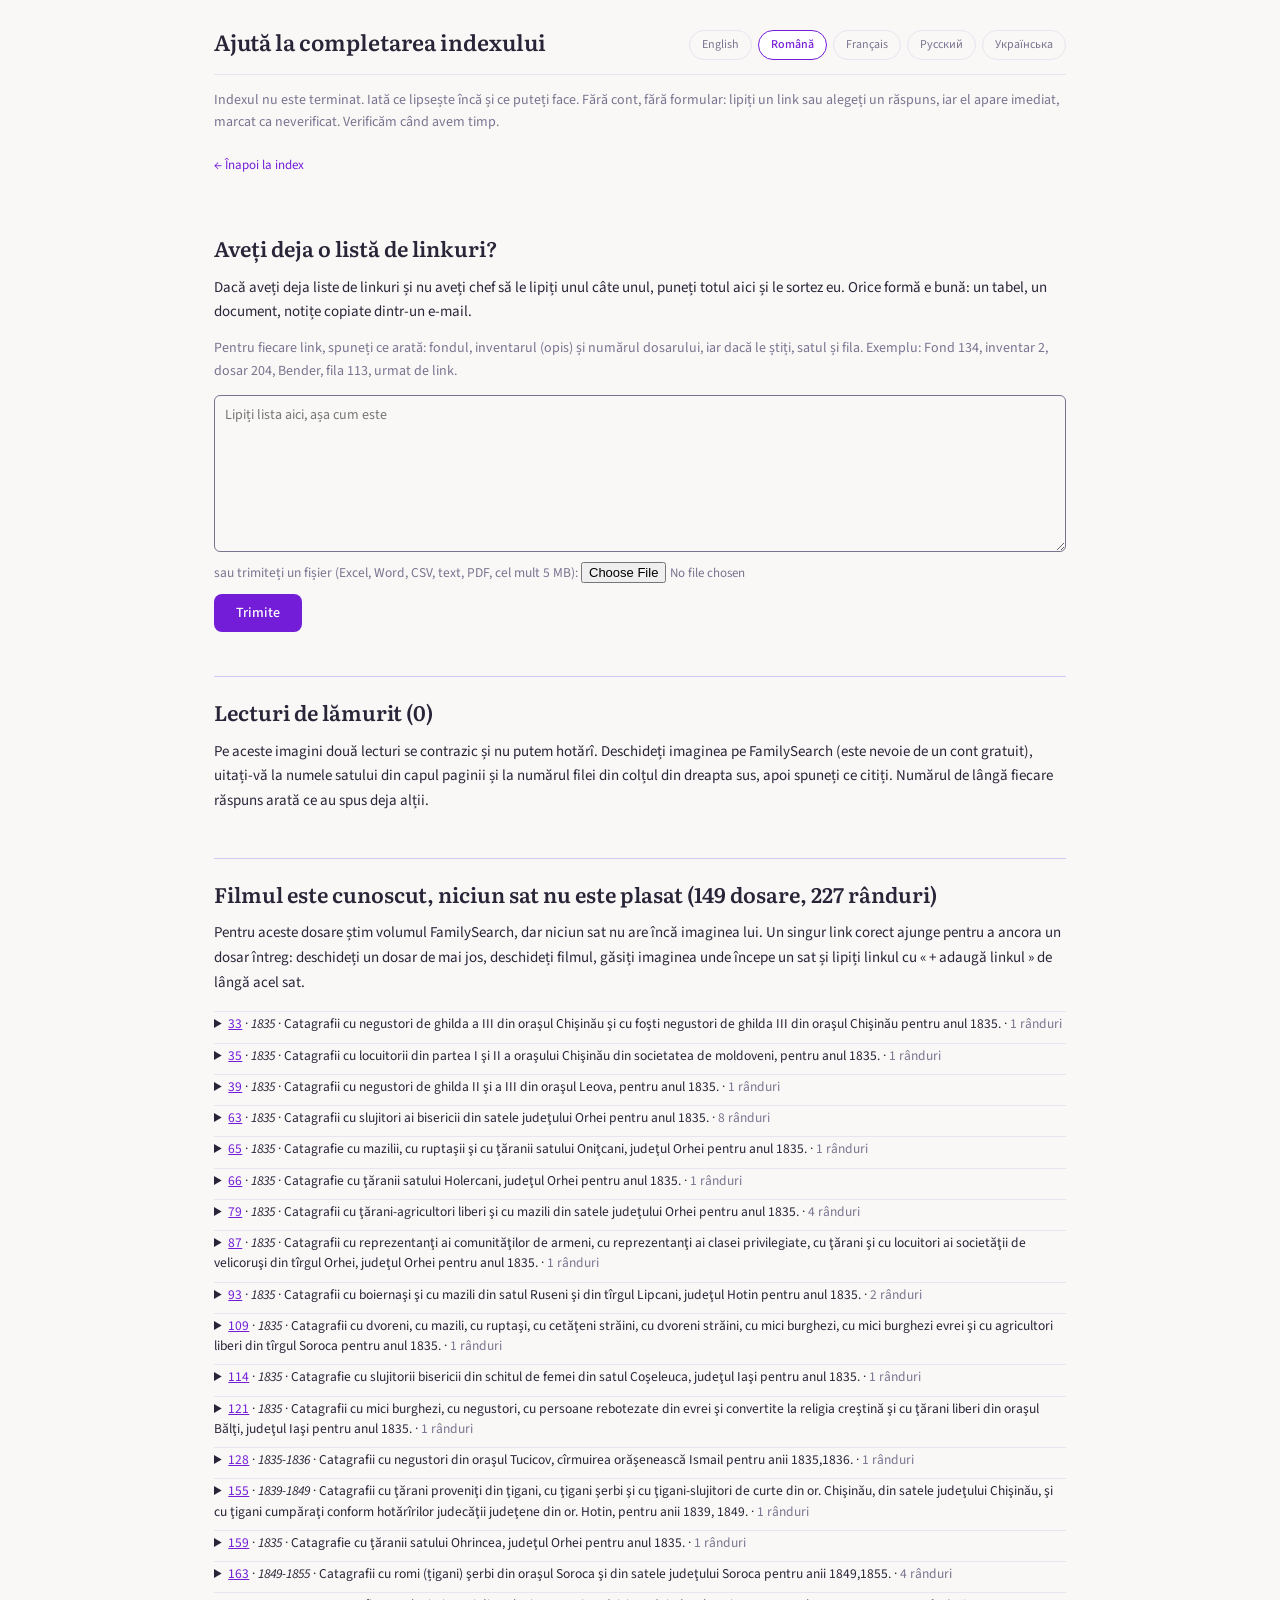
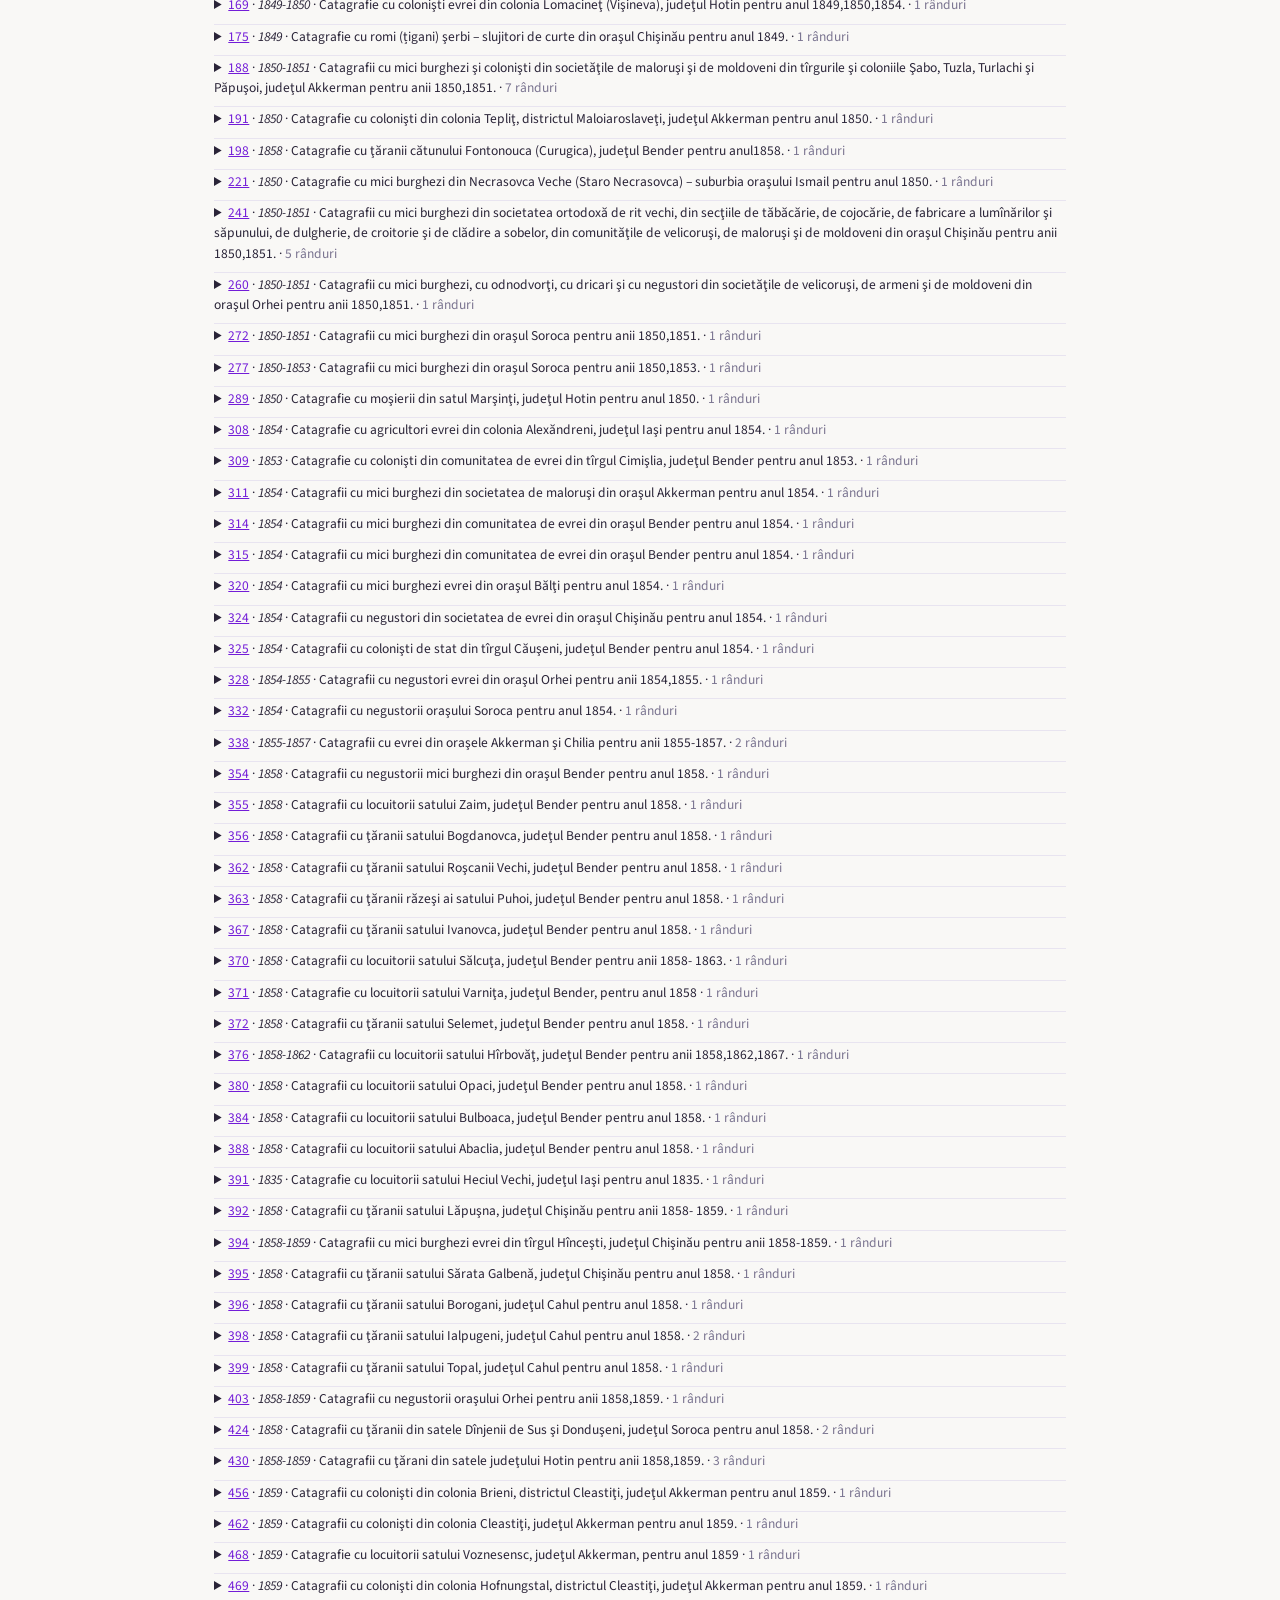
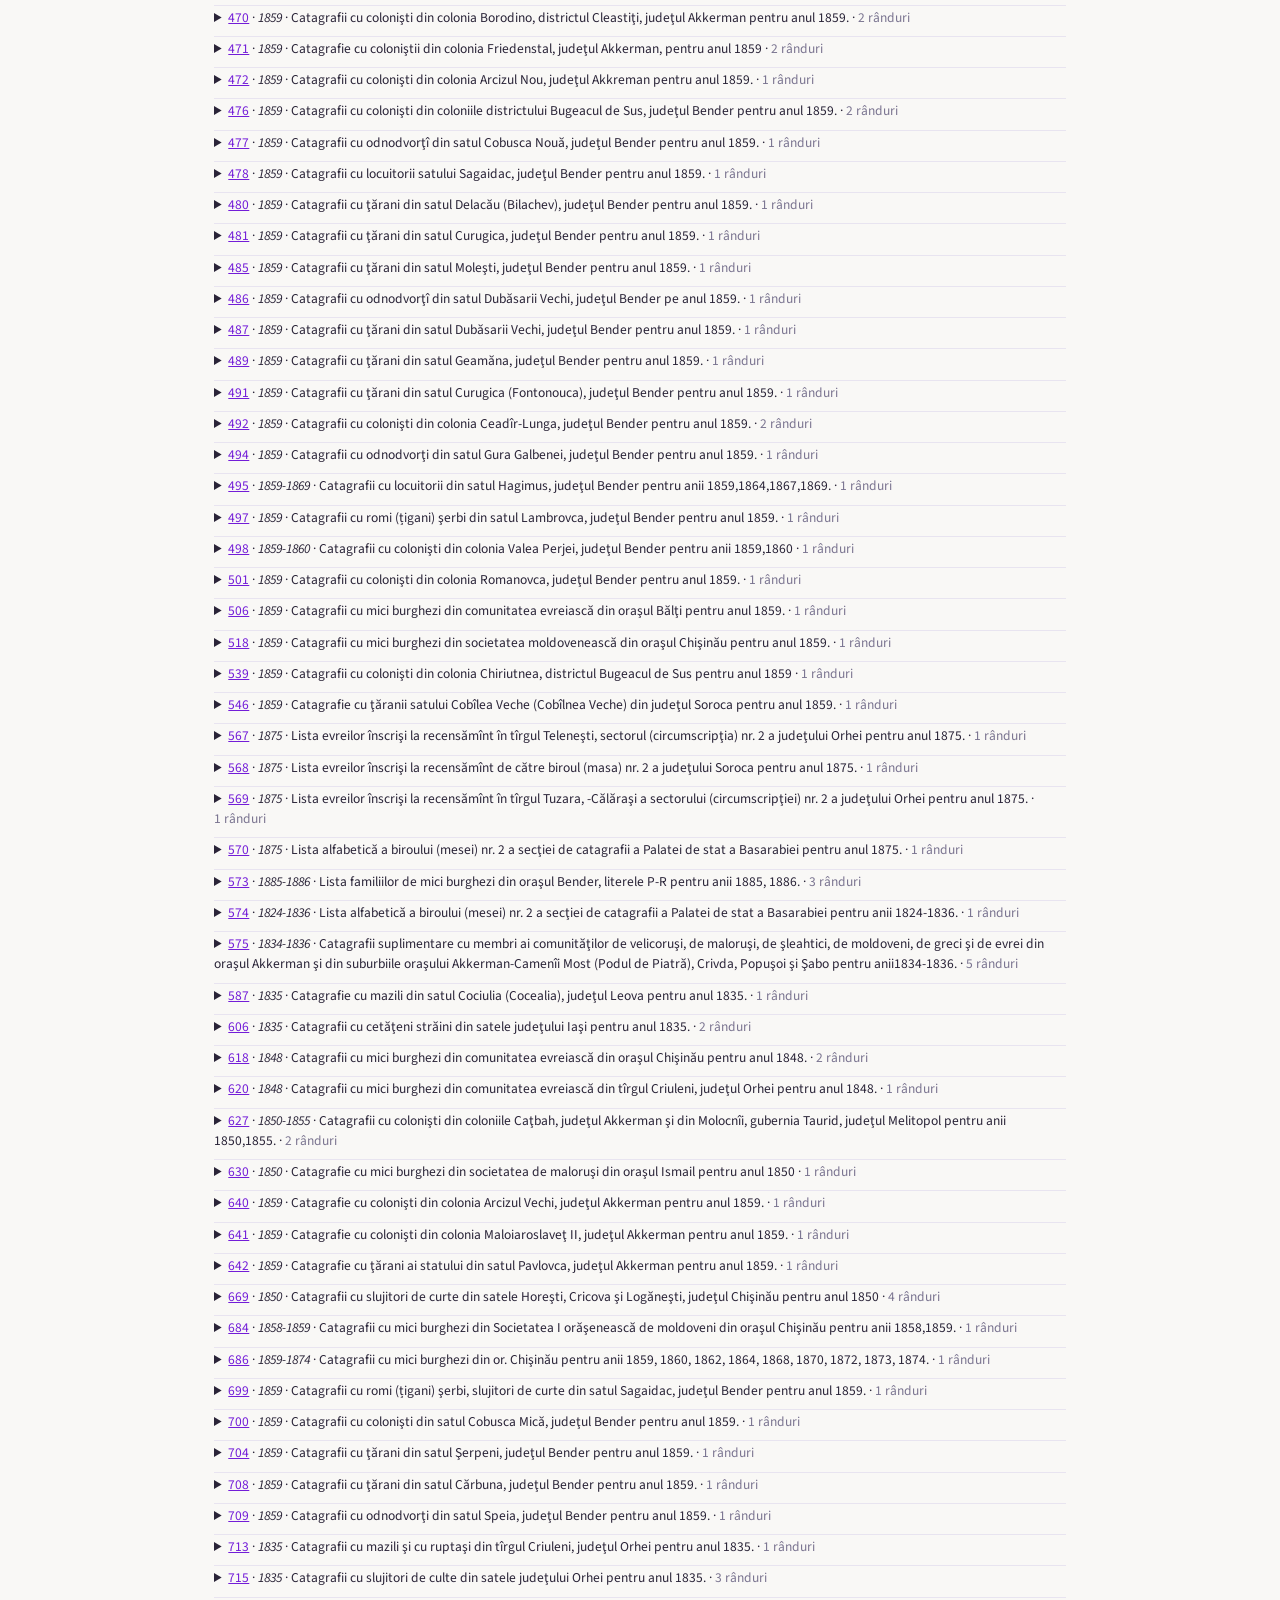
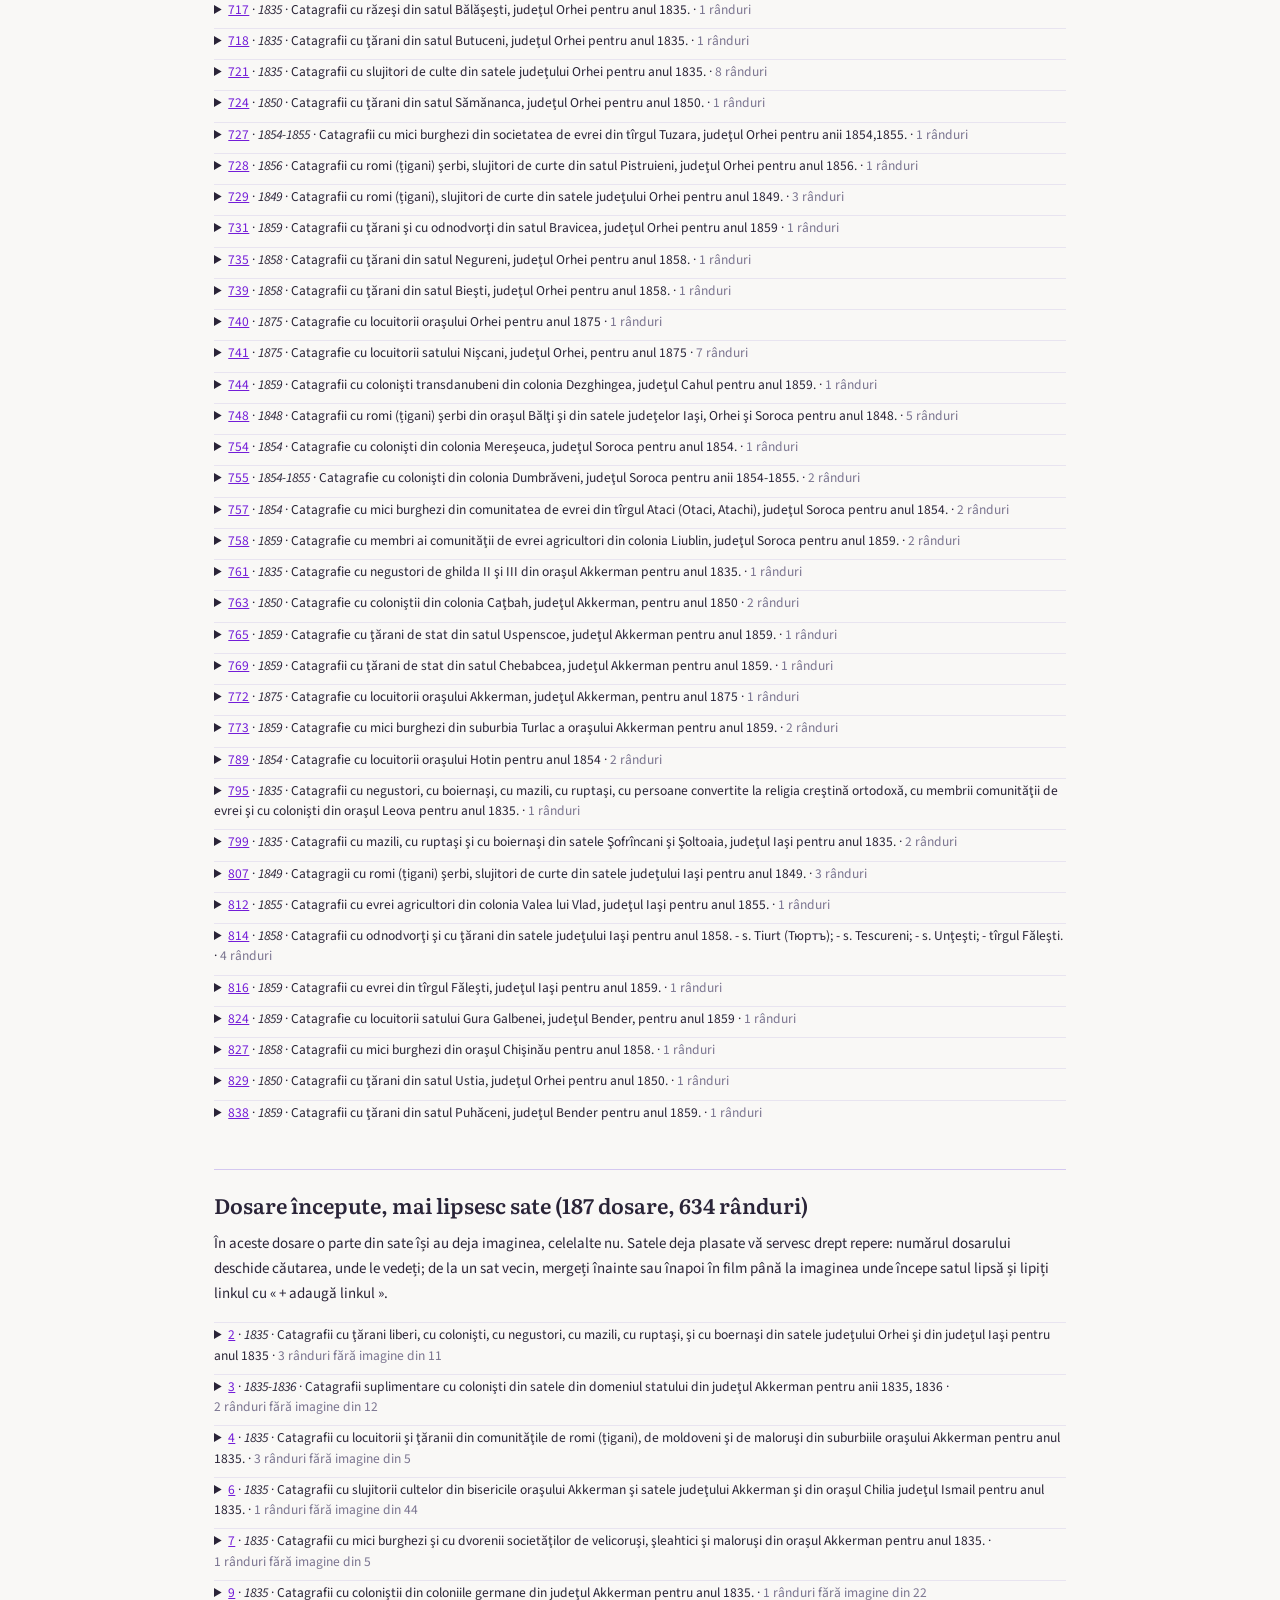
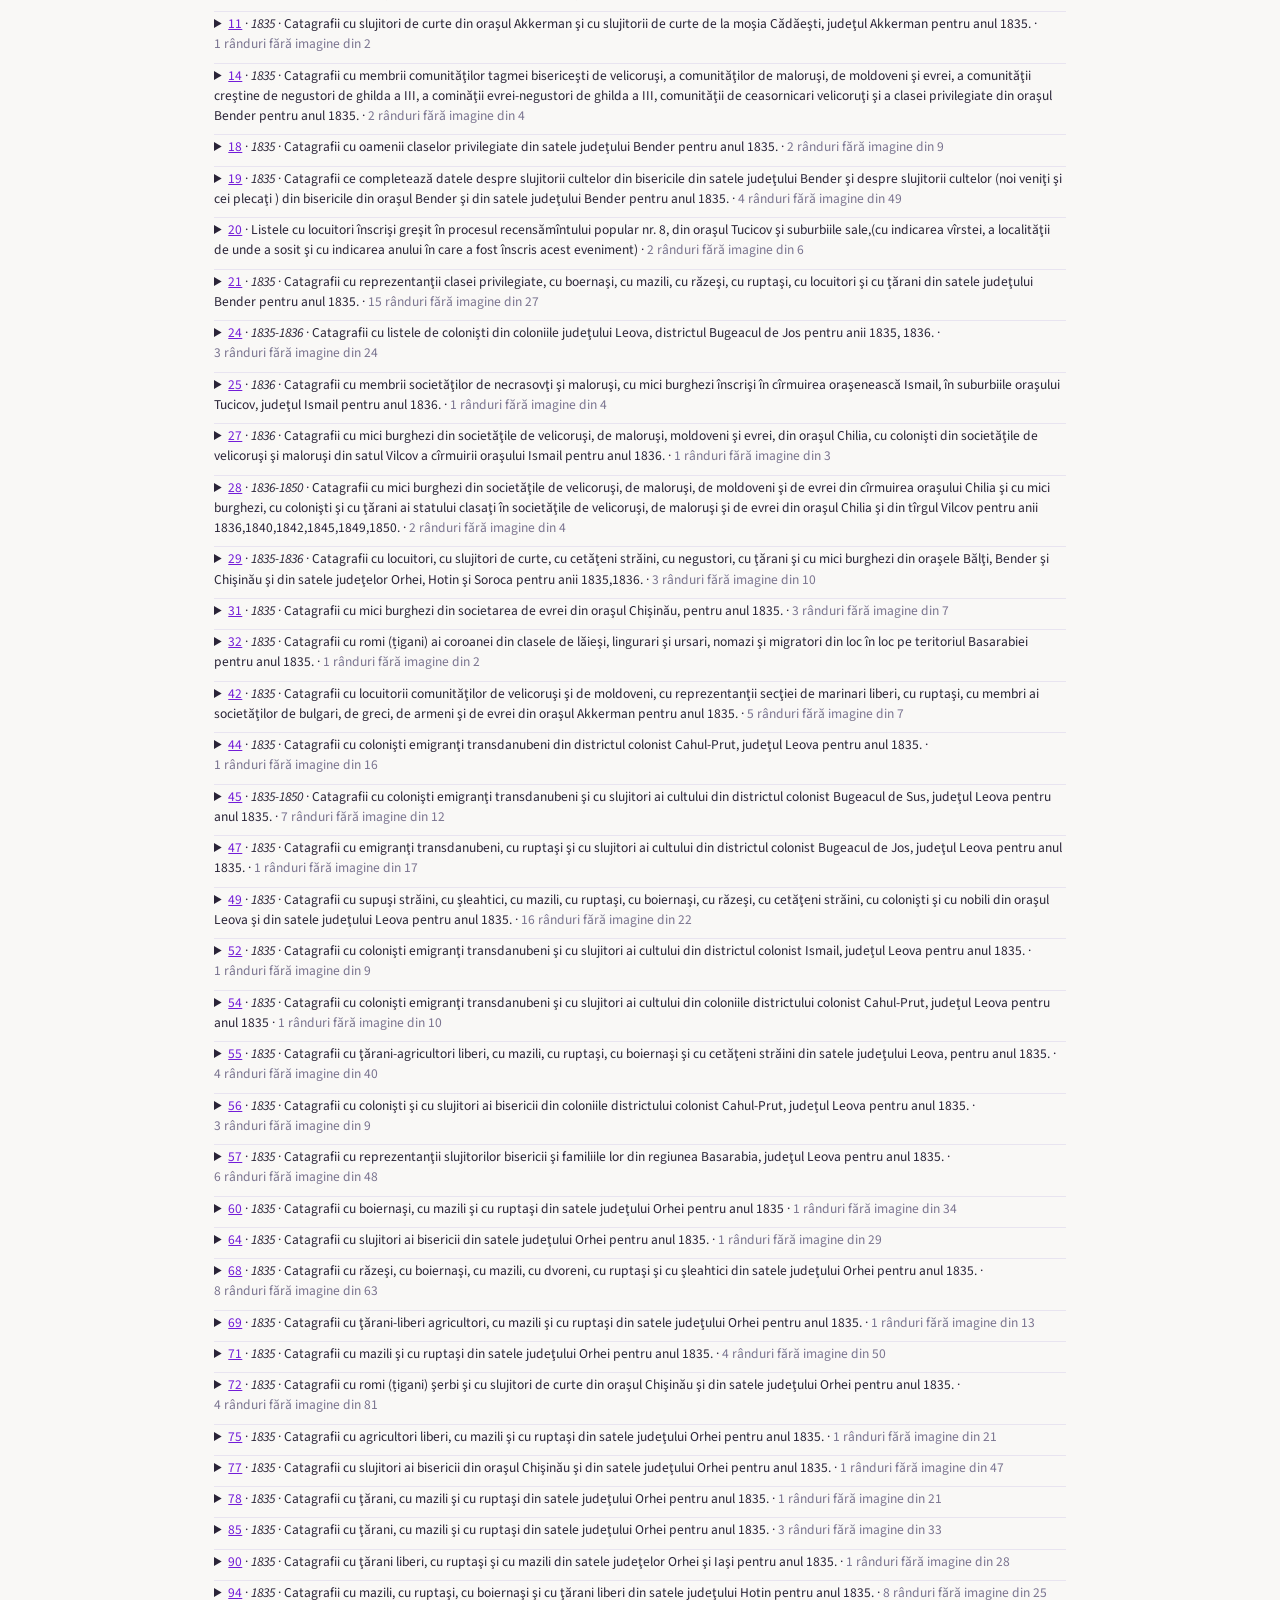
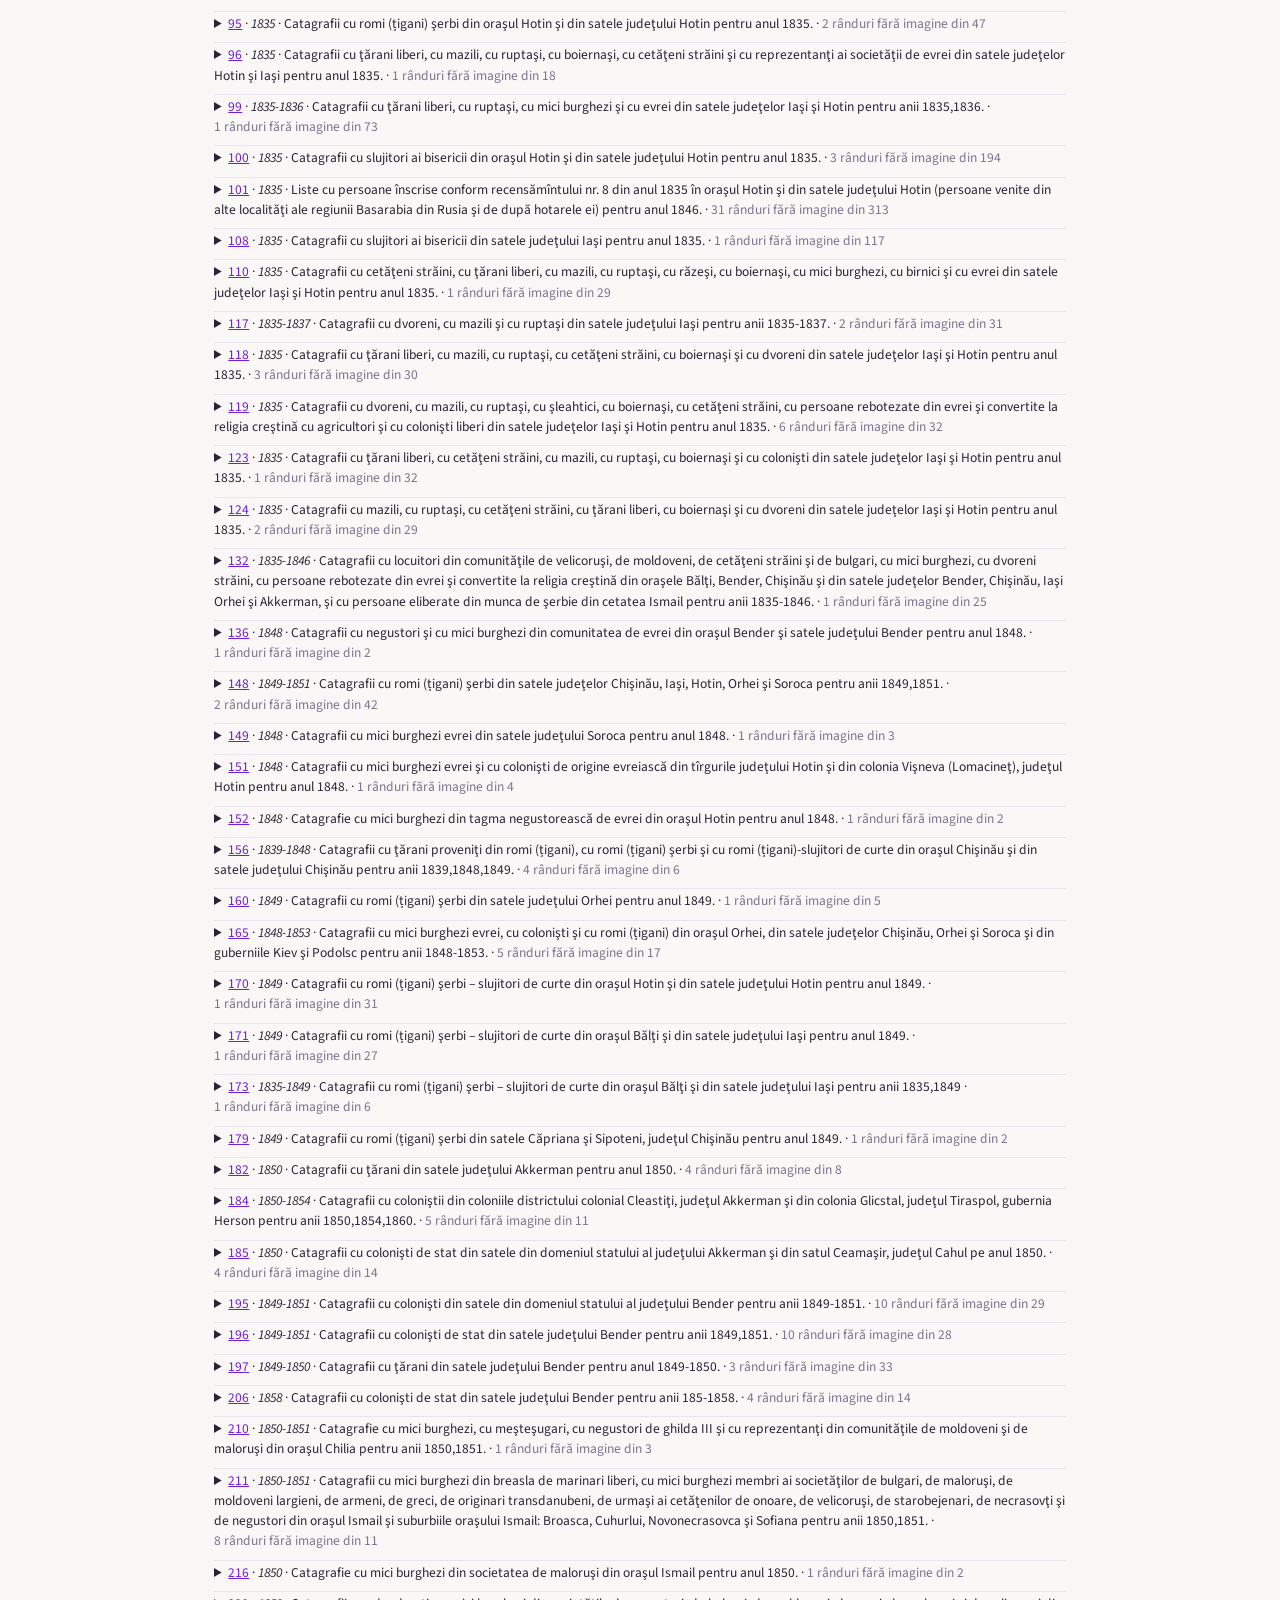
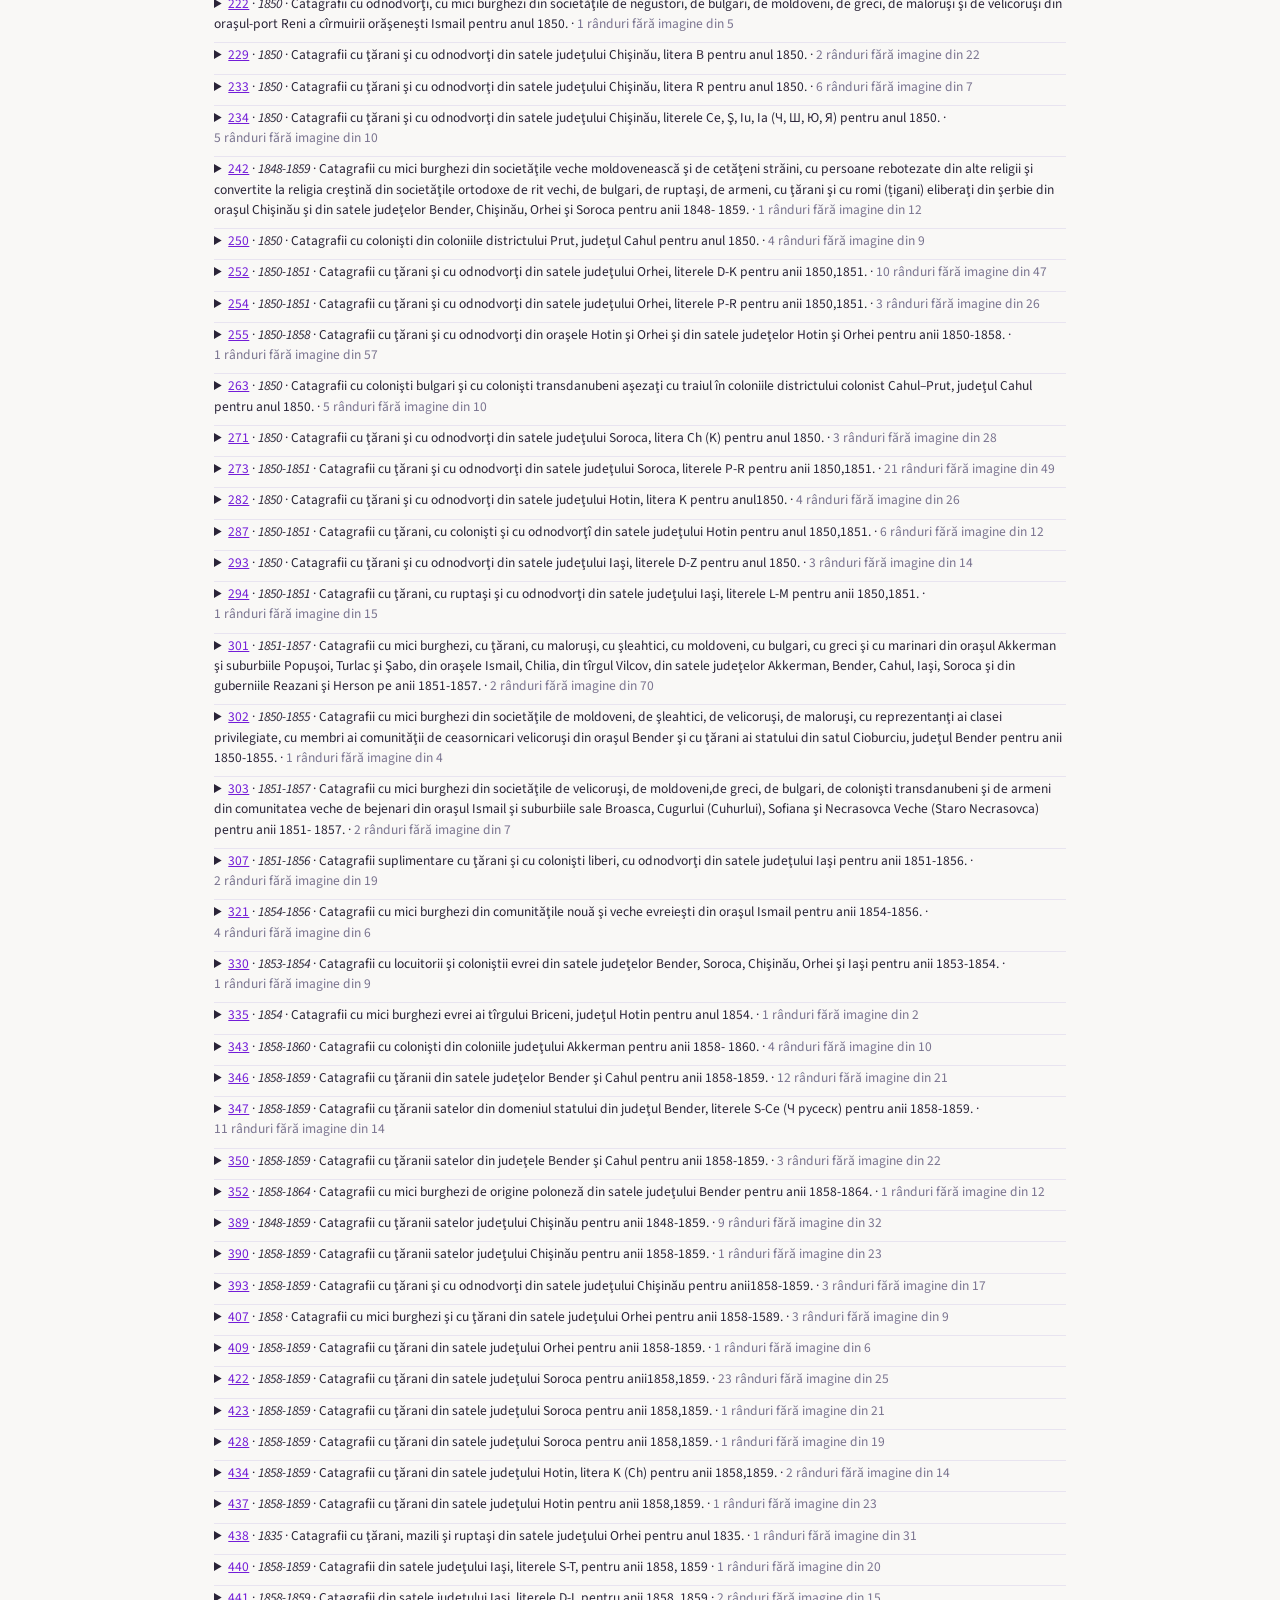
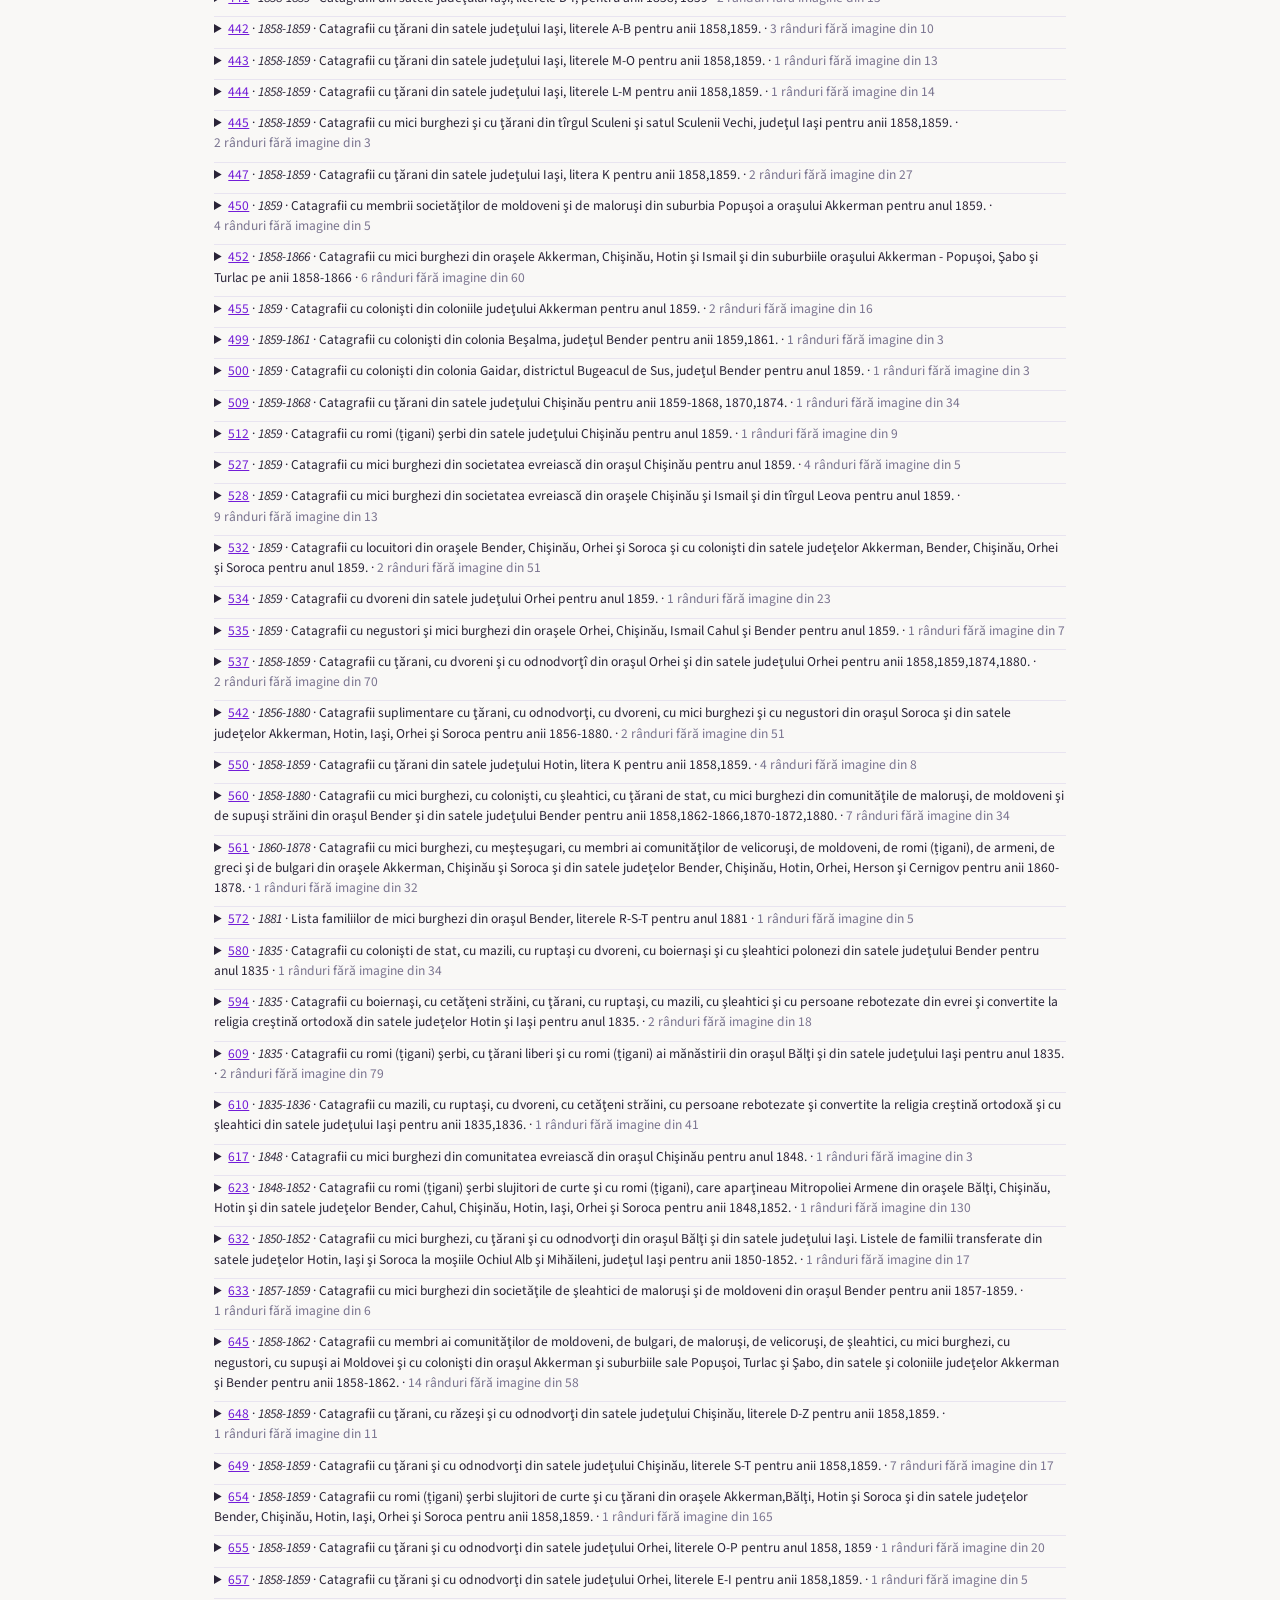
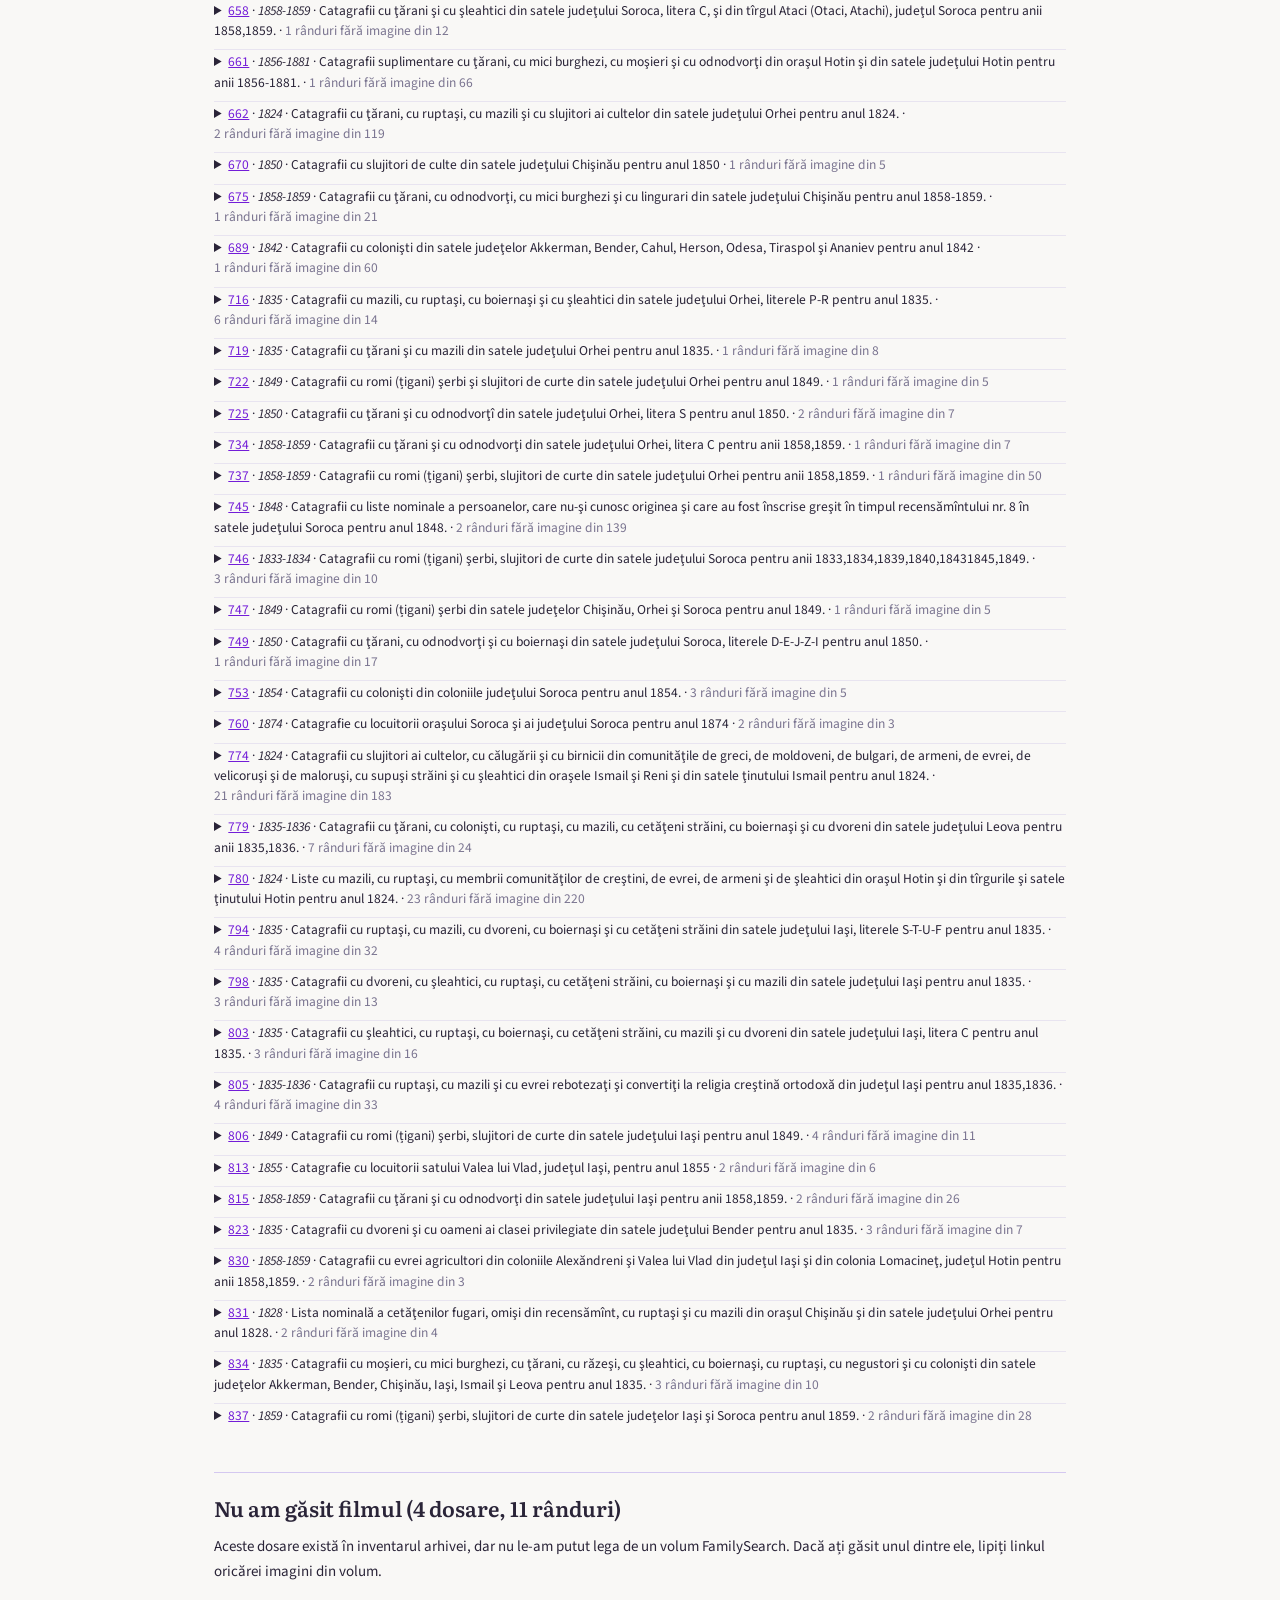
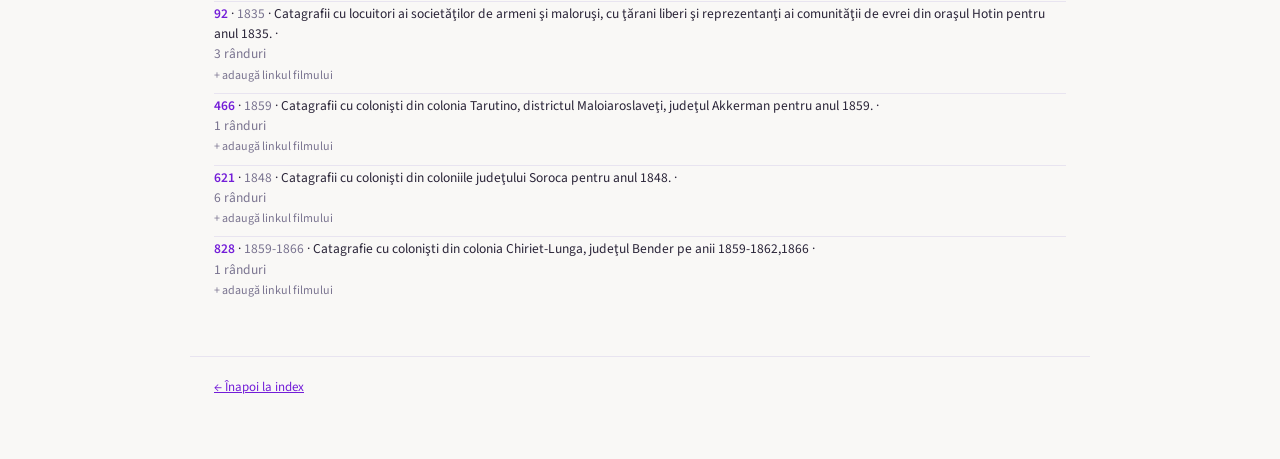
<file: help-ro.html>
<!doctype html>
<html lang="ro">
<head>
<meta charset="utf-8">
<meta name="viewport" content="width=device-width, initial-scale=1">
<meta name="color-scheme" content="light dark">
<title>Ajută la completarea indexului recensămintelor Basarabiei</title>
<meta name="description" content="Ce lipsește încă din indexul recensămintelor Basarabiei de pe FamilySearch: dosare fără film, sate fără imagine, lecturi de lămurit. Oricine poate ajuta, fără cont.">
<link rel="alternate" hreflang="en" href="https://index-moldova-revision-lists.github.io/help.html">
<link rel="alternate" hreflang="ro" href="https://index-moldova-revision-lists.github.io/help-ro.html">
<link rel="alternate" hreflang="fr" href="https://index-moldova-revision-lists.github.io/help-fr.html">
<link rel="alternate" hreflang="ru" href="https://index-moldova-revision-lists.github.io/help-ru.html">
<link rel="alternate" hreflang="uk" href="https://index-moldova-revision-lists.github.io/help-uk.html">
<link rel="canonical" href="https://index-moldova-revision-lists.github.io/help-ro.html">
<link rel="preconnect" href="https://fonts.googleapis.com">
<link rel="preconnect" href="https://fonts.gstatic.com" crossorigin>
<link href="https://fonts.googleapis.com/css2?family=Literata:opsz,wght@7..72,400;7..72,600&family=Source+Sans+3:wght@400;500;600&display=swap" rel="stylesheet">
<link rel="stylesheet" href="style.css?v=0c1f35e5">
</head>
<body class="page-aide">
<header class="entete">
  <div class="entete-titre">
    <h1>Ajută la completarea indexului</h1>
  </div>
  <nav class="langues"><a href="help.html" hreflang="en">English</a> <a href="help-ro.html" aria-current='page' hreflang="ro">Română</a> <a href="help-fr.html" hreflang="fr">Français</a> <a href="help-ru.html" hreflang="ru">Русский</a> <a href="help-uk.html" hreflang="uk">Українська</a></nav>
  <p class="chapeau">Indexul nu este terminat. Iată ce lipsește încă și ce puteți face. Fără cont, fără formular: lipiți un link sau alegeți un răspuns, iar el apare imediat, marcat ca neverificat. Verificăm când avem timp.</p>
  <p class="aide"><a href="ro.html">← Înapoi la index</a></p>
</header>
<main>
<div class="textes">
<h2 id="liste">Aveți deja o listă de linkuri?</h2>
<p>Dacă aveți deja liste de linkuri și nu aveți chef să le lipiți unul câte unul, puneți totul aici și le sortez eu. Orice formă e bună: un tabel, un document, notițe copiate dintr-un e-mail.</p>
<p class="envoi-format">Pentru fiecare link, spuneți ce arată: fondul, inventarul (opis) și numărul dosarului, iar dacă le știți, satul și fila. Exemplu: Fond 134, inventar 2, dosar 204, Bender, fila 113, urmat de link.</p>
<form id="envoi" class="envoi" hidden>
  <textarea id="envoi-texte" maxlength="20000" rows="6" placeholder="Lipiți lista aici, așa cum este"></textarea>
  <label class="envoi-fichier">sau trimiteți un fișier (Excel, Word, CSV, text, PDF, cel mult 5 MB): <input type="file" id="envoi-fichier" accept=".xlsx,.xls,.docx,.doc,.ods,.odt,.csv,.txt,.pdf"></label>
  <div class="envoi-pied"><button type="submit" class="btn">Trimite</button> <span id="envoi-msg" class="q-msg"></span></div>
</form>
<h2 id="lectures">Lecturi de lămurit (0)</h2>
<p>Pe aceste imagini două lecturi se contrazic și nu putem hotărî. Deschideți imaginea pe FamilySearch (este nevoie de un cont gratuit), uitați-vă la numele satului din capul paginii și la numărul filei din colțul din dreapta sus, apoi spuneți ce citiți. Numărul de lângă fiecare răspuns arată ce au spus deja alții.</p>

<div id="deja-repondu" hidden><h3>Deja cu răspuns, în așteptarea verificării noastre</h3></div>
<h2 id="sans-village">Filmul este cunoscut, niciun sat nu este plasat (149 dosare, 227 rânduri)</h2>
<p>Pentru aceste dosare știm volumul FamilySearch, dar niciun sat nu are încă imaginea lui. Un singur link corect ajunge pentru a ancora un dosar întreg: deschideți un dosar de mai jos, deschideți filmul, găsiți imaginea unde începe un sat și lipiți linkul cu « + adaugă linkul » de lângă acel sat.</p>
<ol class="inv aide-liste">
<li><details><summary><a href="ro.html?q=33">33</a> · <i>1835</i> · <span>Catagrafii cu negustori de ghilda a III din oraşul Chişinău şi cu foşti negustori de ghilda III din oraşul Chişinău pentru anul 1835.</span> · <em>1 rânduri</em></summary><p class="aide-film" data-dosar="F134-2-33"><a href="https://www.familysearch.org/ark:/61903/3:1:3QS7-L93Y-PKS?i=1&amp;cc=1985804&amp;wc=M6CB-1PD%3A264175701%2C264722601%2C264966201" target="_blank" rel="noopener">deschide filmul pe FamilySearch</a></p><ul class="aide-lignes"><li data-d="F134-2-33" data-v="Chişinău" data-f="1-28"><span>or. Chişinău · f. 1-28</span></li></ul></details></li>
<li><details><summary><a href="ro.html?q=35">35</a> · <i>1835</i> · <span>Catagrafii cu locuitorii din partea I şi II a oraşului Chişinău din societatea de moldoveni, pentru anul 1835.</span> · <em>1 rânduri</em></summary><p class="aide-film" data-dosar="F134-2-35"><a href="https://www.familysearch.org/ark:/61903/3:1:3QS7-893Y-PHFQ?i=1&amp;cc=1985804&amp;wc=M6CB-1TL%3A264175701%2C264722601%2C264971801" target="_blank" rel="noopener">deschide filmul pe FamilySearch</a></p><ul class="aide-lignes"><li data-d="F134-2-35" data-v="Chişinău" data-f="1-177"><span>or. Chişinău · f. 1-177</span></li></ul></details></li>
<li><details><summary><a href="ro.html?q=39">39</a> · <i>1835</i> · <span>Catagrafii cu negustori de ghilda II şi a III din oraşul Leova, pentru anul 1835.</span> · <em>1 rânduri</em></summary><p class="aide-film" data-dosar="F134-2-39"><a href="https://www.familysearch.org/ark:/61903/3:1:3QS7-L93Y-PJDH?i=1&amp;cc=1985804&amp;wc=M6C1-9Z9%3A264175701%2C264722601%2C264979601" target="_blank" rel="noopener">deschide filmul pe FamilySearch</a></p><ul class="aide-lignes"><li data-d="F134-2-39" data-v="Leova" data-f="1-20"><span>or. Leova · f. 1-20</span></li></ul></details></li>
<li><details><summary><a href="ro.html?q=63">63</a> · <i>1835</i> · <span>Catagrafii cu slujitori ai bisericii din satele judeţului Orhei pentru anul 1835.</span> · <em>8 rânduri</em></summary><p class="aide-film" data-dosar="F134-2-63"><a href="https://www.familysearch.org/ark:/61903/3:1:3QS7-993Y-ZKJ2?i=1&amp;cc=1985804&amp;wc=M6C1-C6D%3A264175701%2C264722601%2C265034901" target="_blank" rel="noopener">deschide filmul pe FamilySearch</a></p><ul class="aide-lignes"><li data-d="F134-2-63" data-v="Boşcana" data-f="1-3"><span>s. Boşcana · f. 1-3</span></li><li data-d="F134-2-63" data-v="Brăneşti" data-f="4-6"><span>s. Brăneşti · f. 4-6</span></li><li data-d="F134-2-63" data-v="Hîrtopul Mic" data-f="7-9"><span>s. Hîrtopul Mic · f. 7-9</span></li><li data-d="F134-2-63" data-v="Jeloboc" data-f="10-12"><span>s. Jeloboc · f. 10-12</span></li><li data-d="F134-2-63" data-v="Izbişte" data-f="13-15"><span>s. Izbişte · f. 13-15</span></li><li data-d="F134-2-63" data-v="Cruglic" data-f="16-18"><span>s. Cruglic · f. 16-18</span></li><li data-d="F134-2-63" data-v="Rîşcova" data-f="19-21"><span>s. Rîşcova · f. 19-21</span></li><li data-d="F134-2-63" data-v="Furceni" data-f="22-24"><span>s. Furceni · f. 22-24</span></li></ul></details></li>
<li><details><summary><a href="ro.html?q=65">65</a> · <i>1835</i> · <span>Catagrafie cu mazilii, cu ruptaşii şi cu ţăranii satului Oniţcani, judeţul Orhei pentru anul 1835.</span> · <em>1 rânduri</em></summary><p class="aide-film" data-dosar="F134-2-65"><a href="https://www.familysearch.org/ark:/61903/3:1:3QSQ-G93Y-ZKWJ?i=1&amp;cc=1985804&amp;wc=M6C1-838%3A264175701%2C264722601%2C265035601" target="_blank" rel="noopener">deschide filmul pe FamilySearch</a></p><ul class="aide-lignes"><li data-d="F134-2-65" data-v="Oniţcani" data-f="1-11"><span>s. Oniţcani · f. 1-11</span></li></ul></details></li>
<li><details><summary><a href="ro.html?q=66">66</a> · <i>1835</i> · <span>Catagrafie cu ţăranii satului Holercani, judeţul Orhei pentru anul 1835.</span> · <em>1 rânduri</em></summary><p class="aide-film" data-dosar="F134-2-66"><a href="https://www.familysearch.org/ark:/61903/3:1:3QS7-993Y-ZK9L?i=1&amp;cc=1985804&amp;wc=M6C1-CNL%3A264175701%2C264722601%2C265035801" target="_blank" rel="noopener">deschide filmul pe FamilySearch</a></p><ul class="aide-lignes"><li data-d="F134-2-66" data-v="Holercani" data-f="1-11"><span>s. Holercani · f. 1-11</span></li></ul></details></li>
<li><details><summary><a href="ro.html?q=79">79</a> · <i>1835</i> · <span>Catagrafii cu ţărani-agricultori liberi şi cu mazili din satele judeţului Orhei pentru anul 1835.</span> · <em>4 rânduri</em></summary><p class="aide-film" data-dosar="F134-2-79"><a href="https://www.familysearch.org/ark:/61903/3:1:3QS7-893Y-ZS67?i=1&amp;cc=1985804&amp;wc=M6C1-XZS%3A264175701%2C264722601%2C265057601" target="_blank" rel="noopener">deschide filmul pe FamilySearch</a></p><ul class="aide-lignes"><li data-d="F134-2-79" data-v="Ciuciuleni" data-f="1-4"><span>s. Ciuciuleni · f. 1-4</span></li><li data-d="F134-2-79" data-v="Ciopleni" data-f="5-8"><span>s. Ciopleni · f. 5-8</span></li><li data-d="F134-2-79" data-v="Ciuteşti" data-f="9-21"><span>s. Ciuteşti · f. 9-21</span></li><li data-d="F134-2-79" data-v="Şişcani" data-f="22-25"><span>s. Şişcani · f. 22-25</span></li></ul></details></li>
<li><details><summary><a href="ro.html?q=87">87</a> · <i>1835</i> · <span>Catagrafii cu reprezentanţi ai comunităţilor de armeni, cu reprezentanţi ai clasei privilegiate, cu ţărani şi cu locuitori ai societăţii de velicoruşi din tîrgul Orhei, judeţul Orhei pentru anul 1835.</span> · <em>1 rânduri</em></summary><p class="aide-film" data-dosar="F134-2-87"><a href="https://www.familysearch.org/ark:/61903/3:1:3QS7-L93Y-ZV96?i=1&amp;cc=1985804&amp;wc=M6C1-X29%3A264175701%2C264722601%2C265073101" target="_blank" rel="noopener">deschide filmul pe FamilySearch</a></p><ul class="aide-lignes"><li data-d="F134-2-87" data-v="Orhei" data-f="1-98"><span>tîrgul Orhei · f. 1-98</span></li></ul></details></li>
<li><details><summary><a href="ro.html?q=93">93</a> · <i>1835</i> · <span>Catagrafii cu boiernaşi şi cu mazili din satul Ruseni şi din tîrgul Lipcani, judeţul Hotin pentru anul 1835.</span> · <em>2 rânduri</em></summary><p class="aide-film" data-dosar="F134-2-93"><a href="https://www.familysearch.org/ark:/61903/3:1:3QSQ-G93Y-ZN5K?i=1&amp;cc=1985804&amp;wc=M6C1-JZ9%3A264175701%2C264722601%2C265087101" target="_blank" rel="noopener">deschide filmul pe FamilySearch</a></p><ul class="aide-lignes"><li data-d="F134-2-93" data-v="Lipcani" data-f="1-3"><span>tîrgul Lipcani · f. 1-3</span></li><li data-d="F134-2-93" data-v="Ruseni" data-f="4-5"><span>s. Ruseni · f. 4-5</span></li></ul></details></li>
<li><details><summary><a href="ro.html?q=109">109</a> · <i>1835</i> · <span>Catagrafii cu dvoreni, cu mazili, cu ruptaşi, cu cetăţeni străini, cu dvoreni străini, cu mici burghezi, cu mici burghezi evrei şi cu agricultori liberi din tîrgul Soroca pentru anul 1835.</span> · <em>1 rânduri</em></summary><p class="aide-film" data-dosar="F134-2-109"><a href="https://www.familysearch.org/ark:/61903/3:1:3QS7-893Y-YYJ5?i=1&amp;cc=1985804&amp;wc=M6C1-LWL%3A264175701%2C264722601%2C265117601" target="_blank" rel="noopener">deschide filmul pe FamilySearch</a></p><ul class="aide-lignes"><li data-d="F134-2-109" data-v="Soroca" data-f="1-112"><span>or. Soroca · f. 1-112</span></li></ul></details></li>
<li><details><summary><a href="ro.html?q=114">114</a> · <i>1835</i> · <span>Catagrafie cu slujitorii bisericii din schitul de femei din satul Coşeleuca, judeţul Iaşi pentru anul 1835.</span> · <em>1 rânduri</em></summary><p class="aide-film" data-dosar="F134-2-114"><a href="https://www.familysearch.org/ark:/61903/3:1:3QSQ-G93Y-YVK6?i=1&amp;cc=1985804&amp;wc=M6C1-GM9%3A264175701%2C264722601%2C265133801" target="_blank" rel="noopener">deschide filmul pe FamilySearch</a></p><ul class="aide-lignes"><li data-d="F134-2-114" data-v="Coşeleuca" data-f="1-2"><span>s. Coşeleuca · f. 1-2</span></li></ul></details></li>
<li><details><summary><a href="ro.html?q=121">121</a> · <i>1835</i> · <span>Catagrafii cu mici burghezi, cu negustori, cu persoane rebotezate din evrei şi convertite la religia creştină şi cu ţărani liberi din oraşul Bălţi, judeţul Iaşi pentru anul 1835.</span> · <em>1 rânduri</em></summary><p class="aide-film" data-dosar="F134-2-121"><a href="https://www.familysearch.org/ark:/61903/3:1:3QSQ-G93Y-R3Z6?i=1&amp;cc=1985804&amp;wc=M6C1-G29%3A264175701%2C264722601%2C265151001" target="_blank" rel="noopener">deschide filmul pe FamilySearch</a></p><ul class="aide-lignes"><li data-d="F134-2-121" data-v="Bălţi" data-f="1-50"><span>or. Bălţi · f. 1-50</span></li></ul></details></li>
<li><details><summary><a href="ro.html?q=128">128</a> · <i>1835-1836</i> · <span>Catagrafii cu negustori din oraşul Tucicov, cîrmuirea orăşenească Ismail pentru anii 1835,1836.</span> · <em>1 rânduri</em></summary><p class="aide-film" data-dosar="F134-2-128"><a href="https://www.familysearch.org/ark:/61903/3:1:3QS7-893Y-PKWQ?i=1&amp;cc=1985804&amp;wc=M6C1-PTL%3A264175701%2C264722601%2C265171001" target="_blank" rel="noopener">deschide filmul pe FamilySearch</a></p><ul class="aide-lignes"><li data-d="F134-2-128" data-v="Tucicov" data-f="1-32"><span>or. Tucicov · f. 1-32</span></li></ul></details></li>
<li><details><summary><a href="ro.html?q=155">155</a> · <i>1839-1849</i> · <span>Catagrafii cu ţărani proveniţi din ţigani, cu ţigani şerbi şi cu ţigani-slujitori de curte din or. Chişinău, din satele judeţului Chişinău, şi cu ţigani cumpăraţi conform hotărîrilor judecăţii judeţene din or. Hotin, pentru anii 1839, 1849.</span> · <em>1 rânduri</em></summary><p class="aide-film" data-dosar="F134-2-155"><a href="https://www.familysearch.org/ark:/61903/3:1:3QS7-L93Y-T5CL?i=1&amp;cc=1985804&amp;wc=M6ZM-CM9%3A264175701%2C264722601%2C265263901" target="_blank" rel="noopener">deschide filmul pe FamilySearch</a></p><ul class="aide-lignes"><li data-d="F134-2-155" data-v="Chişinău" data-f=""><span>or. Chişinău</span></li></ul></details></li>
<li><details><summary><a href="ro.html?q=159">159</a> · <i>1835</i> · <span>Catagrafie cu ţăranii satului Ohrincea, judeţul Orhei pentru anul 1835.</span> · <em>1 rânduri</em></summary><p class="aide-film" data-dosar="F134-2-159"><a href="https://www.familysearch.org/ark:/61903/3:1:3QS7-893Y-Y92M?i=1&amp;cc=1985804&amp;wc=M6C1-RNL%3A264175701%2C264722601%2C265177201" target="_blank" rel="noopener">deschide filmul pe FamilySearch</a></p><ul class="aide-lignes"><li data-d="F134-2-159" data-v="Ohrincea" data-f="1-7"><span>s. Ohrincea · f. 1-7</span></li></ul></details></li>
<li><details><summary><a href="ro.html?q=163">163</a> · <i>1849-1855</i> · <span>Catagrafii cu romi (țigani) şerbi din oraşul Soroca şi din satele judeţului Soroca pentru anii 1849,1855.</span> · <em>4 rânduri</em></summary><p class="aide-film" data-dosar="F134-2-163"><a href="https://www.familysearch.org/ark:/61903/3:1:3QS7-893Y-YL?i=1" target="_blank" rel="noopener">deschide filmul pe FamilySearch</a></p><ul class="aide-lignes"><li data-d="F134-2-163" data-v="Căinarii Noi" data-f="1-2"><span>s. Căinarii Noi · f. 1-2</span></li><li data-d="F134-2-163" data-v="Cotiujenii Noi" data-f="3-11"><span>s. Cotiujenii Noi · f. 3-11</span></li><li data-d="F134-2-163" data-v="Slobozia Scăieni" data-f="12-14"><span>s. Slobozia Scăieni · f. 12-14</span></li><li data-d="F134-2-163" data-v="Soroca" data-f="15-17"><span>or. Soroca · f. 15-17</span></li></ul></details></li>
<li><details><summary><a href="ro.html?q=169">169</a> · <i>1849-1850</i> · <span>Catagrafie cu colonişti evrei din colonia Lomacineţ (Vişineva), judeţul Hotin pentru anul 1849,1850,1854.</span> · <em>1 rânduri</em></summary><p class="aide-film" data-dosar="F134-2-169"><a href="https://www.familysearch.org/ark:/61903/3:1:3QS7-893Y-RC5J?i=1&amp;cc=1985804&amp;wc=M6ZM-XPD%3A264175701%2C264722601%2C265280001" target="_blank" rel="noopener">deschide filmul pe FamilySearch</a></p><ul class="aide-lignes"><li data-d="F134-2-169" data-v="Lomacineţ (Vişineva)" data-f="1-43"><span>colonia Lomacineţ (Vişineva) · f. 1-43</span></li></ul></details></li>
<li><details><summary><a href="ro.html?q=175">175</a> · <i>1849</i> · <span>Catagrafie cu romi (țigani) şerbi – slujitori de curte din oraşul Chişinău pentru anul 1849.</span> · <em>1 rânduri</em></summary><p class="aide-film" data-dosar="F134-2-175"><a href="https://www.familysearch.org/ark:/61903/3:1:3QS7-893Y-RZRQ?i=1&amp;cc=1985804&amp;wc=M6ZM-ZP8%3A264175701%2C264722601%2C265268601" target="_blank" rel="noopener">deschide filmul pe FamilySearch</a></p><ul class="aide-lignes"><li data-d="F134-2-175" data-v="Chişinău" data-f="1-3"><span>or. Chişinău · f. 1-3</span></li></ul></details></li>
<li><details><summary><a href="ro.html?q=188">188</a> · <i>1850-1851</i> · <span>Catagrafii cu mici burghezi şi colonişti din societăţile de maloruşi şi de moldoveni din tîrgurile şi coloniile Şabo, Tuzla, Turlachi şi Păpuşoi, judeţul Akkerman pentru anii 1850,1851.</span> · <em>7 rânduri</em></summary><p class="aide-film" data-dosar="F134-2-188"><a href="https://www.familysearch.org/ark:/61903/3:1:3QSQ-G93Y-1JMY?i=1&amp;cc=1985804&amp;wc=M6ZM-F38%3A264175701%2C264722601%2C265294001" target="_blank" rel="noopener">deschide filmul pe FamilySearch</a></p><ul class="aide-lignes"><li data-d="F134-2-188" data-v="Şabo" data-f="1-184"><span>I suburbia Şabo · f. 1-184</span></li><li data-d="F134-2-188" data-v="Tuzla" data-f="185-204"><span>II tîrgul Tuzla · f. 185-204</span></li><li data-d="F134-2-188" data-v="Turlachi" data-f="205-367"><span>suburbia Turlachi · f. 205-367</span></li><li data-d="F134-2-188" data-v="Turlachi" data-f="368-558"><span>III suburbia Turlachi · f. 368-558</span></li><li data-d="F134-2-188" data-v="Păpuşoi" data-f="559-707"><span>IV suburbia Păpuşoi · f. 559-707</span></li><li data-d="F134-2-188" data-v="Păpuşoi" data-f="708-874"><span>V suburbia Păpuşoi · f. 708-874</span></li><li data-d="F134-2-188" data-v="Păpuşoi" data-f="875-1052"><span>VI suburbia Păpuşoi · f. 875-1052</span></li></ul></details></li>
<li><details><summary><a href="ro.html?q=191">191</a> · <i>1850</i> · <span>Catagrafie cu colonişti din colonia Tepliţ, districtul Maloiaroslaveţi, judeţul Akkerman pentru anul 1850.</span> · <em>1 rânduri</em></summary><p class="aide-film" data-dosar="F134-2-191"><a href="https://www.familysearch.org/ark:/61903/3:1:3QSQ-G93B-MZFD?i=1" target="_blank" rel="noopener">deschide filmul pe FamilySearch</a></p><ul class="aide-lignes"><li data-d="F134-2-191" data-v="Tepliţ" data-f="1-34"><span>col. Tepliţ · f. 1-34</span></li></ul></details></li>
<li><details><summary><a href="ro.html?q=198">198</a> · <i>1858</i> · <span>Catagrafie cu ţăranii cătunului Fontonouca (Curugica), judeţul Bender pentru anul1858.</span> · <em>1 rânduri</em></summary><p class="aide-film" data-dosar="F134-2-198"><a href="https://www.familysearch.org/ark:/61903/3:1:3QS7-L93Y-RH2Z?i=1&amp;cc=1985804&amp;wc=M6ZM-G38%3A264175701%2C264722601%2C265309101" target="_blank" rel="noopener">deschide filmul pe FamilySearch</a></p><ul class="aide-lignes"><li data-d="F134-2-198" data-v="Fontonouca (Curugica)" data-f="1-7"><span>moşia Fontonouca (Curugica) · f. 1-7</span></li></ul></details></li>
<li><details><summary><a href="ro.html?q=221">221</a> · <i>1850</i> · <span>Catagrafie cu mici burghezi din Necrasovca Veche (Staro Necrasovca) – suburbia oraşului Ismail pentru anul 1850.</span> · <em>1 rânduri</em></summary><p class="aide-film" data-dosar="F134-2-221"><a href="https://www.familysearch.org/ark:/61903/3:1:3QS7-L93Y-BSSQ?i=1&amp;cc=1985804&amp;wc=M6ZM-23D%3A264175701%2C264722601%2C265318901" target="_blank" rel="noopener">deschide filmul pe FamilySearch</a></p><ul class="aide-lignes"><li data-d="F134-2-221" data-v="Necrasovca Veche" data-f="1-48v"><span>suburb. Necrasovca Veche · f. 1-48v</span></li></ul></details></li>
<li><details><summary><a href="ro.html?q=241">241</a> · <i>1850-1851</i> · <span>Catagrafii cu mici burghezi din societatea ortodoxă de rit vechi, din secţiile de tăbăcărie, de cojocărie, de fabricare a lumînărilor şi săpunului, de dulgherie, de croitorie şi de clădire a sobelor, din comunităţile de velicoruşi, de maloruşi şi de moldoveni din oraşul Chişinău pentru anii 1850,1851.</span> · <em>5 rânduri</em></summary><p class="aide-film" data-dosar="F134-2-241"><a href="https://www.familysearch.org/ark:/61903/3:1:3QS7-893Y-BZCS?i=1&amp;cc=1985804&amp;wc=M6Z9-DZ9%3A264175701%2C264722601%2C265436001" target="_blank" rel="noopener">deschide filmul pe FamilySearch</a></p><ul class="aide-lignes"><li data-d="F134-2-241" data-v="Chişinău" data-f="1-53"><span>I or. Chişinău · f. 1-53</span></li><li data-d="F134-2-241" data-v="Buiucani" data-f="54-82"><span>suburbia Buiucani · f. 54-82</span></li><li data-d="F134-2-241" data-v="Chişinău" data-f="83-164"><span>I or. Chişinău · f. 83-164</span></li><li data-d="F134-2-241" data-v="Chişinău" data-f="165-294"><span>II or. Chişinău · f. 165-294</span></li><li data-d="F134-2-241" data-v="Chişinău" data-f="295-457"><span>III or. Chişinău · f. 295-457</span></li></ul></details></li>
<li><details><summary><a href="ro.html?q=260">260</a> · <i>1850-1851</i> · <span>Catagrafii cu mici burghezi, cu odnodvorţi, cu dricari şi cu negustori din societăţile de velicoruşi, de armeni şi de moldoveni din oraşul Orhei pentru anii 1850,1851.</span> · <em>1 rânduri</em></summary><p class="aide-film" data-dosar="F134-2-260"><a href="https://www.familysearch.org/ark:/61903/3:1:3QSQ-G93Y-5S33?i=1&amp;cc=1985804&amp;wc=M6ZM-BZ9%3A264175701%2C264722601%2C265362701" target="_blank" rel="noopener">deschide filmul pe FamilySearch</a></p><ul class="aide-lignes"><li data-d="F134-2-260" data-v="Orhei" data-f="1-98"><span>or. Orhei · f. 1-98</span></li></ul></details></li>
<li><details><summary><a href="ro.html?q=272">272</a> · <i>1850-1851</i> · <span>Catagrafii cu mici burghezi din oraşul Soroca pentru anii 1850,1851.</span> · <em>1 rânduri</em></summary><p class="aide-film" data-dosar="F134-2-272"><a href="https://www.familysearch.org/ark:/61903/3:1:3QS7-893Y-1GX9?i=1&amp;cc=1985804&amp;wc=M6Z9-6TG%3A264175701%2C264722601%2C265437001" target="_blank" rel="noopener">deschide filmul pe FamilySearch</a></p><ul class="aide-lignes"><li data-d="F134-2-272" data-v="Soroca" data-f="1-82"><span>or. Soroca · f. 1-82</span></li></ul></details></li>
<li><details><summary><a href="ro.html?q=277">277</a> · <i>1850-1853</i> · <span>Catagrafii cu mici burghezi din oraşul Soroca pentru anii 1850,1853.</span> · <em>1 rânduri</em></summary><p class="aide-film" data-dosar="F134-2-277"><a href="https://www.familysearch.org/ark:/61903/3:1:3QS7-993Y-YG93?i=1&amp;cc=1985804&amp;wc=M6Z9-D6D%3A264175701%2C264722601%2C265443801" target="_blank" rel="noopener">deschide filmul pe FamilySearch</a></p><ul class="aide-lignes"><li data-d="F134-2-277" data-v="Soroca" data-f="1-8"><span>or. Soroca · f. 1-8</span></li></ul></details></li>
<li><details><summary><a href="ro.html?q=289">289</a> · <i>1850</i> · <span>Catagrafie cu moşierii din satul Marşinţi, judeţul Hotin pentru anul 1850.</span> · <em>1 rânduri</em></summary><p class="aide-film" data-dosar="F134-2-289"><a href="https://www.familysearch.org/ark:/61903/3:1:3QS7-893Y-5XS7?i=1&amp;cc=1985804&amp;wc=M6Z9-4Z9%3A264175701%2C264722601%2C265405901" target="_blank" rel="noopener">deschide filmul pe FamilySearch</a></p><ul class="aide-lignes"><li data-d="F134-2-289" data-v="Marşinţi" data-f="1-3"><span>satul Marşinţi · f. 1-3</span></li></ul></details></li>
<li><details><summary><a href="ro.html?q=308">308</a> · <i>1854</i> · <span>Catagrafie cu agricultori evrei din colonia Alexăndreni, judeţul Iaşi pentru anul 1854.</span> · <em>1 rânduri</em></summary><p class="aide-film" data-dosar="F134-2-308"><a href="https://www.familysearch.org/ark:/61903/3:1:S3HT-62V3-1VR?i=1&amp;cc=1985804&amp;wc=M6Z9-J38%3A264175701%2C264722601%2C265456401" target="_blank" rel="noopener">deschide filmul pe FamilySearch</a></p><ul class="aide-lignes"><li data-d="F134-2-308" data-v="Alexăndreni" data-f="1-30"><span>col. Alexăndreni · f. 1-30</span></li></ul></details></li>
<li><details><summary><a href="ro.html?q=309">309</a> · <i>1853</i> · <span>Catagrafie cu colonişti din comunitatea de evrei din tîrgul Cimişlia, judeţul Bender pentru anul 1853.</span> · <em>1 rânduri</em></summary><p class="aide-film" data-dosar="F134-2-309"><a href="https://www.familysearch.org/ark:/61903/3:1:S3HT-62V3-11H?i=1&amp;cc=1985804&amp;wc=M6Z9-N29%3A264175701%2C264722601%2C265478101" target="_blank" rel="noopener">deschide filmul pe FamilySearch</a></p><ul class="aide-lignes"><li data-d="F134-2-309" data-v="Cimişlia" data-f="1-5"><span>tîrgul Cimişlia · f. 1-5</span></li></ul></details></li>
<li><details><summary><a href="ro.html?q=311">311</a> · <i>1854</i> · <span>Catagrafii cu mici burghezi din societatea de maloruşi din oraşul Akkerman pentru anul 1854.</span> · <em>1 rânduri</em></summary><p class="aide-film" data-dosar="F134-2-311"><a href="https://www.familysearch.org/ark:/61903/3:1:S3HT-62V3-BZW?i=1&amp;cc=1985804&amp;wc=M6Z9-NNL%3A264175701%2C264722601%2C265481601" target="_blank" rel="noopener">deschide filmul pe FamilySearch</a></p><ul class="aide-lignes"><li data-d="F134-2-311" data-v="Akkerman" data-f="1-36"><span>or Akkerman · f. 1-36</span></li></ul></details></li>
<li><details><summary><a href="ro.html?q=314">314</a> · <i>1854</i> · <span>Catagrafii cu mici burghezi din comunitatea de evrei din oraşul Bender pentru anul 1854.</span> · <em>1 rânduri</em></summary><p class="aide-film" data-dosar="F134-2-314"><a href="https://www.familysearch.org/ark:/61903/3:1:S3HT-62V3-B8N?i=1&amp;cc=1985804&amp;wc=M6Z9-NMS%3A264175701%2C264722601%2C265482601" target="_blank" rel="noopener">deschide filmul pe FamilySearch</a></p><ul class="aide-lignes"><li data-d="F134-2-314" data-v="Bender" data-f="1-105v"><span>or. Bender · f. 1-105v</span></li></ul></details></li>
<li><details><summary><a href="ro.html?q=315">315</a> · <i>1854</i> · <span>Catagrafii cu mici burghezi din comunitatea de evrei din oraşul Bender pentru anul 1854.</span> · <em>1 rânduri</em></summary><p class="aide-film" data-dosar="F134-2-315"><a href="https://www.familysearch.org/ark:/61903/3:1:S3HY-DRN9-9YT?i=1&amp;cc=1985804&amp;wc=M6Z9-FWG%3A264175701%2C264722601%2C265483501" target="_blank" rel="noopener">deschide filmul pe FamilySearch</a></p><ul class="aide-lignes"><li data-d="F134-2-315" data-v="Bender" data-f="1-90v"><span>or. Bender · f. 1-90v</span></li></ul></details></li>
<li><details><summary><a href="ro.html?q=320">320</a> · <i>1854</i> · <span>Catagrafii cu mici burghezi evrei din oraşul Bălţi pentru anul 1854.</span> · <em>1 rânduri</em></summary><p class="aide-film" data-dosar="F134-2-320"><a href="https://www.familysearch.org/ark:/61903/3:1:3QSQ-G93Y-5DNR?i=1&amp;cc=1985804&amp;wc=M6Z9-NZ9%3A264175701%2C264722601%2C265484401" target="_blank" rel="noopener">deschide filmul pe FamilySearch</a></p><ul class="aide-lignes"><li data-d="F134-2-320" data-v="Bălţi" data-f="1-115"><span>or. Bălţi · f. 1-115</span></li></ul></details></li>
<li><details><summary><a href="ro.html?q=324">324</a> · <i>1854</i> · <span>Catagrafii cu negustori din societatea de evrei din oraşul Chişinău pentru anul 1854.</span> · <em>1 rânduri</em></summary><p class="aide-film" data-dosar="F134-2-324"><a href="https://www.familysearch.org/ark:/61903/3:1:S3HT-6MCT-X3?i=1&amp;cc=1985804&amp;wc=M6Z9-JP8%3A264175701%2C264722601%2C265486401" target="_blank" rel="noopener">deschide filmul pe FamilySearch</a></p><ul class="aide-lignes"><li data-d="F134-2-324" data-v="Chişinău" data-f="1-80"><span>or. Chişinău · f. 1-80</span></li></ul></details></li>
<li><details><summary><a href="ro.html?q=325">325</a> · <i>1854</i> · <span>Catagrafii cu colonişti de stat din tîrgul Căuşeni, judeţul Bender pentru anul 1854.</span> · <em>1 rânduri</em></summary><p class="aide-film" data-dosar="F134-2-325"><a href="https://www.familysearch.org/ark:/61903/3:1:S3HT-6MC2-M8?i=1&amp;cc=1985804&amp;wc=M6Z9-JTL%3A264175701%2C264722601%2C265486601" target="_blank" rel="noopener">deschide filmul pe FamilySearch</a></p><ul class="aide-lignes"><li data-d="F134-2-325" data-v="Căuşeni" data-f="1-27v"><span>tîrgul Căuşeni · f. 1-27v</span></li></ul></details></li>
<li><details><summary><a href="ro.html?q=328">328</a> · <i>1854-1855</i> · <span>Catagrafii cu negustori evrei din oraşul Orhei pentru anii 1854,1855.</span> · <em>1 rânduri</em></summary><p class="aide-film" data-dosar="F134-2-328"><a href="https://www.familysearch.org/ark:/61903/3:1:S3HT-6MCG-M1?i=1&amp;cc=1985804&amp;wc=M6Z9-JTG%3A264175701%2C264722601%2C265487501" target="_blank" rel="noopener">deschide filmul pe FamilySearch</a></p><ul class="aide-lignes"><li data-d="F134-2-328" data-v="Orhei" data-f="1-33"><span>or. Orhei · f. 1-33</span></li></ul></details></li>
<li><details><summary><a href="ro.html?q=332">332</a> · <i>1854</i> · <span>Catagrafii cu negustorii oraşului Soroca pentru anul 1854.</span> · <em>1 rânduri</em></summary><p class="aide-film" data-dosar="F134-2-332"><a href="https://www.familysearch.org/ark:/61903/3:1:S3HT-6MCP-XQ?i=1&amp;cc=1985804&amp;wc=M6Z9-LWG%3A264175701%2C264722601%2C265489501" target="_blank" rel="noopener">deschide filmul pe FamilySearch</a></p><ul class="aide-lignes"><li data-d="F134-2-332" data-v="Soroca" data-f="1-33"><span>or. Soroca · f. 1-33</span></li></ul></details></li>
<li><details><summary><a href="ro.html?q=338">338</a> · <i>1855-1857</i> · <span>Catagrafii cu evrei din oraşele Akkerman şi Chilia pentru anii 1855-1857.</span> · <em>2 rânduri</em></summary><p class="aide-film" data-dosar="F134-2-338"><a href="https://www.familysearch.org/ark:/61903/3:1:33S7-95YG-7NL?i=1&amp;cc=1985804&amp;wc=M6Z9-RWG%3A264175701%2C264722601%2C265510601" target="_blank" rel="noopener">deschide filmul pe FamilySearch</a></p><ul class="aide-lignes"><li data-d="F134-2-338" data-v="Chilia" data-f="1-4"><span>or. Chilia · f. 1-4</span></li><li data-d="F134-2-338" data-v="Akkerman" data-f="5-18"><span>or. Akkerman · f. 5-18</span></li></ul></details></li>
<li><details><summary><a href="ro.html?q=354">354</a> · <i>1858</i> · <span>Catagrafii cu negustorii mici burghezi din oraşul Bender pentru anul 1858.</span> · <em>1 rânduri</em></summary><p class="aide-film" data-dosar="F134-2-354"><a href="https://www.familysearch.org/ark:/61903/3:1:S3HT-6L67-QYB?i=1&amp;cc=1985804&amp;wc=M6Z9-RP8%3A264175701%2C264722601%2C265517201" target="_blank" rel="noopener">deschide filmul pe FamilySearch</a></p><ul class="aide-lignes"><li data-d="F134-2-354" data-v="Bender" data-f="1-84"><span>or. Bender · f. 1-84</span></li></ul></details></li>
<li><details><summary><a href="ro.html?q=355">355</a> · <i>1858</i> · <span>Catagrafii cu locuitorii satului Zaim, judeţul Bender pentru anul 1858.</span> · <em>1 rânduri</em></summary><p class="aide-film" data-dosar="F134-2-355"><a href="https://www.familysearch.org/ark:/61903/3:1:S3HT-6L67-QW5?i=1&amp;cc=1985804&amp;wc=M6Z9-RNG%3A264175701%2C264722601%2C265517601" target="_blank" rel="noopener">deschide filmul pe FamilySearch</a></p><ul class="aide-lignes"><li data-d="F134-2-355" data-v="Zaim" data-f="1-52"><span>s. Zaim · f. 1-52</span></li></ul></details></li>
<li><details><summary><a href="ro.html?q=356">356</a> · <i>1858</i> · <span>Catagrafii cu ţăranii satului Bogdanovca, judeţul Bender pentru anul 1858.</span> · <em>1 rânduri</em></summary><p class="aide-film" data-dosar="F134-2-356"><a href="https://www.familysearch.org/ark:/61903/3:1:S3HT-6L67-QK6?i=1&amp;cc=1985804&amp;wc=M6Z9-Y68%3A264175701%2C264722601%2C265517901" target="_blank" rel="noopener">deschide filmul pe FamilySearch</a></p><ul class="aide-lignes"><li data-d="F134-2-356" data-v="Bogdanovca" data-f="1-35"><span>s. Bogdanovca · f. 1-35</span></li></ul></details></li>
<li><details><summary><a href="ro.html?q=362">362</a> · <i>1858</i> · <span>Catagrafii cu ţăranii satului Roşcanii Vechi, judeţul Bender pentru anul 1858.</span> · <em>1 rânduri</em></summary><p class="aide-film" data-dosar="F134-2-362"><a href="https://www.familysearch.org/ark:/61903/3:1:S3HT-6L67-367?i=1&amp;cc=1985804&amp;wc=M6Z9-BWL%3A264175701%2C264722601%2C265518401" target="_blank" rel="noopener">deschide filmul pe FamilySearch</a></p><ul class="aide-lignes"><li data-d="F134-2-362" data-v="Roşcanii Vechi (Gălileşti)" data-f="1-11"><span>s. Roşcanii Vechi (Gălileşti) · f. 1-11</span></li></ul></details></li>
<li><details><summary><a href="ro.html?q=363">363</a> · <i>1858</i> · <span>Catagrafii cu ţăranii răzeşi ai satului Puhoi, judeţul Bender pentru anul 1858.</span> · <em>1 rânduri</em></summary><p class="aide-film" data-dosar="F134-2-363"><a href="https://www.familysearch.org/ark:/61903/3:1:S3HT-6L67-QQ3?i=1&amp;cc=1985804&amp;wc=M6ZS-G38%3A264175701%2C264722601%2C265815801" target="_blank" rel="noopener">deschide filmul pe FamilySearch</a></p><ul class="aide-lignes"><li data-d="F134-2-363" data-v="Puhoi" data-f="1-53"><span>s. Puhoi · f. 1-53</span></li></ul></details></li>
<li><details><summary><a href="ro.html?q=367">367</a> · <i>1858</i> · <span>Catagrafii cu ţăranii satului Ivanovca, judeţul Bender pentru anul 1858.</span> · <em>1 rânduri</em></summary><p class="aide-film" data-dosar="F134-2-367"><a href="https://www.familysearch.org/ark:/61903/3:1:S3HT-D4M7-HG7?i=1&amp;cc=1985804&amp;wc=M6Z9-B29%3A264175701%2C264722601%2C265518701" target="_blank" rel="noopener">deschide filmul pe FamilySearch</a></p><ul class="aide-lignes"><li data-d="F134-2-367" data-v="Ivanovca" data-f="1-17"><span>s. Ivanovca · f. 1-17</span></li></ul></details></li>
<li><details><summary><a href="ro.html?q=370">370</a> · <i>1858</i> · <span>Catagrafii cu locuitorii satului Sălcuţa, judeţul Bender pentru anii 1858- 1863.</span> · <em>1 rânduri</em></summary><p class="aide-film" data-dosar="F134-2-370"><a href="https://www.familysearch.org/ark:/61903/3:1:S3HT-D4M7-41J?i=1&amp;cc=1985804&amp;wc=M6ZS-LWL%3A264175701%2C264722601%2C265811401" target="_blank" rel="noopener">deschide filmul pe FamilySearch</a></p><ul class="aide-lignes"><li data-d="F134-2-370" data-v="Sălcuţa" data-f="1-92"><span>s. Sălcuţa · f. 1-92</span></li></ul></details></li>
<li><details><summary><a href="ro.html?q=371">371</a> · <i>1858</i> · <span>Catagrafie cu locuitorii satului Varniţa, judeţul Bender, pentru anul 1858</span> · <em>1 rânduri</em></summary><p class="aide-film" data-dosar="F134-2-371"><a href="https://www.familysearch.org/ark:/61903/3:1:S3HT-D4M7-HQ4?i=1&amp;cc=1985804&amp;wc=M6Z9-T68%3A264175701%2C264722601%2C265518901" target="_blank" rel="noopener">deschide filmul pe FamilySearch</a></p><ul class="aide-lignes"><li data-d="F134-2-371" data-v="Varniţa" data-f="1-34"><span>s. Varniţa · f. 1-34</span></li></ul></details></li>
<li><details><summary><a href="ro.html?q=372">372</a> · <i>1858</i> · <span>Catagrafii cu ţăranii satului Selemet, judeţul Bender pentru anul 1858.</span> · <em>1 rânduri</em></summary><p class="aide-film" data-dosar="F134-2-372"><a href="https://www.familysearch.org/ark:/61903/3:1:S3HT-D4M7-CS3?i=1&amp;cc=1985804&amp;wc=M6Z9-R66%3A264175701%2C264722601%2C265519301" target="_blank" rel="noopener">deschide filmul pe FamilySearch</a></p><ul class="aide-lignes"><li data-d="F134-2-372" data-v="Selemet" data-f="1-72"><span>s. Selemet · f. 1-72</span></li></ul></details></li>
<li><details><summary><a href="ro.html?q=376">376</a> · <i>1858-1862</i> · <span>Catagrafii cu locuitorii satului Hîrbovăţ, judeţul Bender pentru anii 1858,1862,1867.</span> · <em>1 rânduri</em></summary><p class="aide-film" data-dosar="F134-2-376"><a href="https://www.familysearch.org/ark:/61903/3:1:S3HT-D4M7-H9H?i=1&amp;cc=1985804&amp;wc=M6ZS-GNL%3A264175701%2C264722601%2C265815401" target="_blank" rel="noopener">deschide filmul pe FamilySearch</a></p><ul class="aide-lignes"><li data-d="F134-2-376" data-v="Hîrbovăţ" data-f="1-77"><span>s. Hîrbovăţ · f. 1-77</span></li></ul></details></li>
<li><details><summary><a href="ro.html?q=380">380</a> · <i>1858</i> · <span>Catagrafii cu locuitorii satului Opaci, judeţul Bender pentru anul 1858.</span> · <em>1 rânduri</em></summary><p class="aide-film" data-dosar="F134-2-380"><a href="https://www.familysearch.org/ark:/61903/3:1:3QS7-L9QM-J58W?i=1&amp;cc=1985804&amp;wc=M6Z9-YWL%3A264175701%2C264722601%2C265520401" target="_blank" rel="noopener">deschide filmul pe FamilySearch</a></p><ul class="aide-lignes"><li data-d="F134-2-380" data-v="Opaci" data-f="1-65v"><span>s. Opaci · f. 1-65v</span></li></ul></details></li>
<li><details><summary><a href="ro.html?q=384">384</a> · <i>1858</i> · <span>Catagrafii cu locuitorii satului Bulboaca, judeţul Bender pentru anul 1858.</span> · <em>1 rânduri</em></summary><p class="aide-film" data-dosar="F134-2-384"><a href="https://www.familysearch.org/ark:/61903/3:1:3QSQ-G9QM-JY64?i=1&amp;cc=1985804&amp;wc=M6Z9-Y2S%3A264175701%2C264722601%2C265523501" target="_blank" rel="noopener">deschide filmul pe FamilySearch</a></p><ul class="aide-lignes"><li data-d="F134-2-384" data-v="Bulboaca" data-f="1-30v"><span>s. Bulboaca · f. 1-30v</span></li></ul></details></li>
<li><details><summary><a href="ro.html?q=388">388</a> · <i>1858</i> · <span>Catagrafii cu locuitorii satului Abaclia, judeţul Bender pentru anul 1858.</span> · <em>1 rânduri</em></summary><p class="aide-film" data-dosar="F134-2-388"><a href="https://www.familysearch.org/ark:/61903/3:1:3QS7-99QM-KYFN?i=1&amp;cc=1985804&amp;wc=M6Z9-BP8%3A264175701%2C264722601%2C265524101" target="_blank" rel="noopener">deschide filmul pe FamilySearch</a></p><ul class="aide-lignes"><li data-d="F134-2-388" data-v="Abaclia" data-f="1-64v"><span>s. Abaclia · f. 1-64v</span></li></ul></details></li>
<li><details><summary><a href="ro.html?q=391">391</a> · <i>1835</i> · <span>Catagrafie cu locuitorii satului Heciul Vechi, judeţul Iaşi pentru anul 1835.</span> · <em>1 rânduri</em></summary><p class="aide-film" data-dosar="F134-2-391"><a href="https://www.familysearch.org/ark:/61903/3:1:3QS7-99QM-XN8K?i=1&amp;cc=1985804&amp;wc=M6C1-RNG%3A264175701%2C264722601%2C265177301" target="_blank" rel="noopener">deschide filmul pe FamilySearch</a></p><ul class="aide-lignes"><li data-d="F134-2-391" data-v="Heciul Vechi" data-f="1-3"><span>s. Heciul Vechi · f. 1-3</span></li></ul></details></li>
<li><details><summary><a href="ro.html?q=392">392</a> · <i>1858</i> · <span>Catagrafii cu ţăranii satului Lăpuşna, judeţul Chişinău pentru anii 1858- 1859.</span> · <em>1 rânduri</em></summary><p class="aide-film" data-dosar="F134-2-392"><a href="https://www.familysearch.org/ark:/61903/3:1:3QS7-89QM-XNHM?i=1&amp;cc=1985804&amp;wc=M6Z9-RMS%3A264175701%2C264722601%2C265524701" target="_blank" rel="noopener">deschide filmul pe FamilySearch</a></p><ul class="aide-lignes"><li data-d="F134-2-392" data-v="Lăpuşna" data-f="1-44"><span>s. Lăpuşna · f. 1-44</span></li></ul></details></li>
<li><details><summary><a href="ro.html?q=394">394</a> · <i>1858-1859</i> · <span>Catagrafii cu mici burghezi evrei din tîrgul Hînceşti, judeţul Chişinău pentru anii 1858-1859.</span> · <em>1 rânduri</em></summary><p class="aide-film" data-dosar="F134-2-394"><a href="https://www.familysearch.org/ark:/61903/3:1:3QS7-89QM-2XPQ?i=1&amp;cc=1985804&amp;wc=M6ZS-7Z9%3A264175701%2C264722601%2C265639601" target="_blank" rel="noopener">deschide filmul pe FamilySearch</a></p><ul class="aide-lignes"><li data-d="F134-2-394" data-v="Hînceşti" data-f="1-26"><span>tîrgul Hînceşti · f. 1-26</span></li></ul></details></li>
<li><details><summary><a href="ro.html?q=395">395</a> · <i>1858</i> · <span>Catagrafii cu ţăranii satului Sărata Galbenă, judeţul Chişinău pentru anul 1858.</span> · <em>1 rânduri</em></summary><p class="aide-film" data-dosar="F134-2-395"><a href="https://www.familysearch.org/ark:/61903/3:1:3QSQ-G9QM-2XG1?i=1&amp;cc=1985804&amp;wc=M6Z9-R3D%3A264175701%2C264722601%2C265525201" target="_blank" rel="noopener">deschide filmul pe FamilySearch</a></p><ul class="aide-lignes"><li data-d="F134-2-395" data-v="Sărata Galbenă de Sus" data-f="1-60v"><span>s. Sărata Galbenă de Sus · f. 1-60v</span></li></ul></details></li>
<li><details><summary><a href="ro.html?q=396">396</a> · <i>1858</i> · <span>Catagrafii cu ţăranii satului Borogani, judeţul Cahul pentru anul 1858.</span> · <em>1 rânduri</em></summary><p class="aide-film" data-dosar="F134-2-396"><a href="https://www.familysearch.org/ark:/61903/3:1:3QS7-L9QM-2JMV?i=1&amp;cc=1985804&amp;wc=M6Z9-T23%3A264175701%2C264722601%2C265526201" target="_blank" rel="noopener">deschide filmul pe FamilySearch</a></p><ul class="aide-lignes"><li data-d="F134-2-396" data-v="Borogani" data-f="1-16"><span>s. Borogani · f. 1-16</span></li></ul></details></li>
<li><details><summary><a href="ro.html?q=398">398</a> · <i>1858</i> · <span>Catagrafii cu ţăranii satului Ialpugeni, judeţul Cahul pentru anul 1858.</span> · <em>2 rânduri</em></summary><p class="aide-film" data-dosar="F134-2-398"><a href="https://www.familysearch.org/ark:/61903/3:1:3QS7-99QM-2NBN?i=1&amp;cc=1985804&amp;wc=M6Z9-TPD%3A264175701%2C264722601%2C265526701" target="_blank" rel="noopener">deschide filmul pe FamilySearch</a></p><ul class="aide-lignes"><li data-d="F134-2-398" data-v="Ialpugeni" data-f="1-20"><span>s. Ialpugeni · f. 1-20</span></li><li data-d="F134-2-398" data-v="Caracui" data-f="21-22"><span>s. Caracui · f. 21-22</span></li></ul></details></li>
<li><details><summary><a href="ro.html?q=399">399</a> · <i>1858</i> · <span>Catagrafii cu ţăranii satului Topal, judeţul Cahul pentru anul 1858.</span> · <em>1 rânduri</em></summary><p class="aide-film" data-dosar="F134-2-399"><a href="https://www.familysearch.org/ark:/61903/3:1:3QSQ-G9QM-2NL5?i=1&amp;cc=1985804&amp;wc=M6Z9-YNL%3A264175701%2C264722601%2C265526801" target="_blank" rel="noopener">deschide filmul pe FamilySearch</a></p><ul class="aide-lignes"><li data-d="F134-2-399" data-v="Topal" data-f="3-49v"><span>s. Topal · f. 3-49v</span></li></ul></details></li>
<li><details><summary><a href="ro.html?q=403">403</a> · <i>1858-1859</i> · <span>Catagrafii cu negustorii oraşului Orhei pentru anii 1858,1859.</span> · <em>1 rânduri</em></summary><p class="aide-film" data-dosar="F134-2-403"><a href="https://www.familysearch.org/ark:/61903/3:1:3QSQ-G9QM-L3Y8?i=1&amp;cc=1985804&amp;wc=M6ZS-738%3A264175701%2C264722601%2C265646801" target="_blank" rel="noopener">deschide filmul pe FamilySearch</a></p><ul class="aide-lignes"><li data-d="F134-2-403" data-v="Orhei" data-f="1-147"><span>or. Orhei · f. 1-147</span></li></ul></details></li>
<li><details><summary><a href="ro.html?q=424">424</a> · <i>1858</i> · <span>Catagrafii cu ţăranii din satele Dînjenii de Sus şi Donduşeni, judeţul Soroca pentru anul 1858.</span> · <em>2 rânduri</em></summary><p class="aide-film" data-dosar="F134-2-424"><a href="https://www.familysearch.org/ark:/61903/3:1:3QS7-L9QM-KTG2?i=1&amp;cc=1985804&amp;wc=M6ZS-468%3A264175701%2C264722601%2C265687601" target="_blank" rel="noopener">deschide filmul pe FamilySearch</a></p><ul class="aide-lignes"><li data-d="F134-2-424" data-v="Dîngenii de Sus" data-f="1v-10"><span>s. Dîngenii de Sus · f. 1v-10</span></li><li data-d="F134-2-424" data-v="Donduşeni" data-f="11-26v"><span>s. Donduşeni · f. 11-26v</span></li></ul></details></li>
<li><details><summary><a href="ro.html?q=430">430</a> · <i>1858-1859</i> · <span>Catagrafii cu ţărani din satele judeţului Hotin pentru anii 1858,1859.</span> · <em>3 rânduri</em></summary><p class="aide-film" data-dosar="F134-2-430"><a href="https://www.familysearch.org/ark:/61903/3:1:3QS7-89QM-KPXR?i=1&amp;cc=1985804&amp;wc=M6Z9-529%3A264175701%2C264722601%2C265531701" target="_blank" rel="noopener">deschide filmul pe FamilySearch</a></p><ul class="aide-lignes"><li data-d="F134-2-430" data-v="Criva" data-f="1-43"><span>s. Criva · f. 1-43</span></li><li data-d="F134-2-430" data-v="Cîşla Salii" data-f="44-96"><span>s. Cîşla Salii · f. 44-96</span></li><li data-d="F134-2-430" data-v="Comarova" data-f="97-170"><span>s. Comarova · f. 97-170</span></li></ul></details></li>
<li><details><summary><a href="ro.html?q=456">456</a> · <i>1859</i> · <span>Catagrafii cu colonişti din colonia Brieni, districtul Cleastiţi, judeţul Akkerman pentru anul 1859.</span> · <em>1 rânduri</em></summary><p class="aide-film" data-dosar="F134-2-456"><a href="https://www.familysearch.org/ark:/61903/3:1:3QS7-89Q9-M8F5?i=1&amp;cc=1985804&amp;wc=M6ZS-GP8%3A264175701%2C264722601%2C265827401" target="_blank" rel="noopener">deschide filmul pe FamilySearch</a></p><ul class="aide-lignes"><li data-d="F134-2-456" data-v="Brieni" data-f="1-62"><span>col. Brieni · f. 1-62</span></li></ul></details></li>
<li><details><summary><a href="ro.html?q=462">462</a> · <i>1859</i> · <span>Catagrafii cu colonişti din colonia Cleastiţi, judeţul Akkerman pentru anul 1859.</span> · <em>1 rânduri</em></summary><p class="aide-film" data-dosar="F134-2-462"><a href="https://www.familysearch.org/ark:/61903/3:1:3QSQ-G9Q9-9KFG?i=1&amp;cc=1985804&amp;wc=M6ZS-2Z9%3A264175701%2C264722601%2C265828901" target="_blank" rel="noopener">deschide filmul pe FamilySearch</a></p><ul class="aide-lignes"><li data-d="F134-2-462" data-v="Cleastiţi" data-f="1-72"><span>col. Cleastiţi · f. 1-72</span></li></ul></details></li>
<li><details><summary><a href="ro.html?q=468">468</a> · <i>1859</i> · <span>Catagrafie cu locuitorii satului Voznesensc, judeţul Akkerman, pentru anul 1859</span> · <em>1 rânduri</em></summary><p class="aide-film" data-dosar="F134-2-468"><a href="https://www.familysearch.org/ark:/61903/3:1:3QS7-89Q9-9KLJ?i=1&amp;cc=1985804&amp;wc=M6ZS-GP6%3A264175701%2C264722601%2C265829901" target="_blank" rel="noopener">deschide filmul pe FamilySearch</a></p><ul class="aide-lignes"><li data-d="F134-2-468" data-v="Voznesensc" data-f="1-20"><span>s. Voznesensc · f. 1-20</span></li></ul></details></li>
<li><details><summary><a href="ro.html?q=469">469</a> · <i>1859</i> · <span>Catagrafii cu colonişti din colonia Hofnungstal, districtul Cleastiţi, judeţul Akkerman pentru anul 1859.</span> · <em>1 rânduri</em></summary><p class="aide-film" data-dosar="F134-2-469"><a href="https://www.familysearch.org/ark:/61903/3:1:3QS7-89Q9-9KJZ?i=1&amp;cc=1985804&amp;wc=M6ZS-LM9%3A264175701%2C264722601%2C265830001" target="_blank" rel="noopener">deschide filmul pe FamilySearch</a></p><ul class="aide-lignes"><li data-d="F134-2-469" data-v="Hofnungstal (Caradai)" data-f="1-40"><span>col. Hofnungstal (Caradai) · f. 1-40</span></li></ul></details></li>
<li><details><summary><a href="ro.html?q=470">470</a> · <i>1859</i> · <span>Catagrafii cu colonişti din colonia Borodino, districtul Cleastiţi, judeţul Akkerman pentru anul 1859.</span> · <em>2 rânduri</em></summary><p class="aide-film" data-dosar="F134-2-470"><a href="https://www.familysearch.org/ark:/61903/3:1:3QSQ-G9Q9-982Y?i=1&amp;cc=1985804&amp;wc=M6ZS-LMS%3A264175701%2C264722601%2C265830201" target="_blank" rel="noopener">deschide filmul pe FamilySearch</a></p><ul class="aide-lignes"><li data-d="F134-2-470" data-v="Borodino (Saca)" data-f="1-63"><span>col. Borodino (Saca) · f. 1-63</span></li><li data-d="F134-2-470" data-v="Friendenstal" data-f="1-45"><span>col. Friendenstal · f. 1-45</span></li></ul></details></li>
<li><details><summary><a href="ro.html?q=471">471</a> · <i>1859</i> · <span>Catagrafie cu coloniştii din colonia Friedenstal, judeţul Akkerman, pentru anul 1859</span> · <em>2 rânduri</em></summary><p class="aide-film" data-dosar="F134-2-471"><a href="https://www.familysearch.org/ark:/61903/3:1:3QS7-L9Q9-9Z21?i=1&amp;cc=1985804&amp;wc=M6ZS-GTG%3A264175701%2C264722601%2C265830601" target="_blank" rel="noopener">deschide filmul pe FamilySearch</a></p><ul class="aide-lignes"><li data-d="F134-2-471" data-v="Friendenstal" data-f="1-45"><span>Friendenstal · f. 1-45</span></li><li data-d="F134-2-471" data-v="Ferşampenoise I" data-f="1-33"><span>col. Ferşampenoise I · f. 1-33</span></li></ul></details></li>
<li><details><summary><a href="ro.html?q=472">472</a> · <i>1859</i> · <span>Catagrafii cu colonişti din colonia Arcizul Nou, judeţul Akkreman pentru anul 1859.</span> · <em>1 rânduri</em></summary><p class="aide-film" data-dosar="F134-2-472"><a href="https://www.familysearch.org/ark:/61903/3:1:3QS7-99Q9-9CSP?i=1&amp;cc=1985804&amp;wc=M6ZS-GTP%3A264175701%2C264722601%2C265830901" target="_blank" rel="noopener">deschide filmul pe FamilySearch</a></p><ul class="aide-lignes"><li data-d="F134-2-472" data-v="Arcizul Nou" data-f="1-30"><span>col. Arcizul Nou · f. 1-30</span></li></ul></details></li>
<li><details><summary><a href="ro.html?q=476">476</a> · <i>1859</i> · <span>Catagrafii cu colonişti din coloniile districtului Bugeacul de Sus, judeţul Bender pentru anul 1859.</span> · <em>2 rânduri</em></summary><p class="aide-film" data-dosar="F134-2-476"><a href="https://www.familysearch.org/ark:/61903/3:1:S3HT-6949-FRZ?i=1&amp;cc=1985804&amp;wc=M6ZS-22S%3A264175701%2C264722601%2C265833201" target="_blank" rel="noopener">deschide filmul pe FamilySearch</a></p><ul class="aide-lignes"><li data-d="F134-2-476" data-v="Comrat" data-f="1-165"><span>I col. Comrat · f. 1-165</span></li><li data-d="F134-2-476" data-v="Comrat" data-f="166-290"><span>II col. Comrat · f. 166-290</span></li></ul></details></li>
<li><details><summary><a href="ro.html?q=477">477</a> · <i>1859</i> · <span>Catagrafii cu odnodvorţî din satul Cobusca Nouă, judeţul Bender pentru anul 1859.</span> · <em>1 rânduri</em></summary><p class="aide-film" data-dosar="F134-2-477"><a href="https://www.familysearch.org/ark:/61903/3:1:S3HT-6949-PZZ?i=1&amp;cc=1985804&amp;wc=M6Z3-SPF%3A264175701%2C264722601%2C265960201" target="_blank" rel="noopener">deschide filmul pe FamilySearch</a></p><ul class="aide-lignes"><li data-d="F134-2-477" data-v="Cobusca Nouă" data-f="1-12"><span>s. Cobusca Nouă · f. 1-12</span></li></ul></details></li>
<li><details><summary><a href="ro.html?q=478">478</a> · <i>1859</i> · <span>Catagrafii cu locuitorii satului Sagaidac, judeţul Bender pentru anul 1859.</span> · <em>1 rânduri</em></summary><p class="aide-film" data-dosar="F134-2-478"><a href="https://www.familysearch.org/ark:/61903/3:1:S3HT-6949-L4T?i=1&amp;cc=1985804&amp;wc=M6ZS-GZ9%3A264175701%2C264722601%2C265834001" target="_blank" rel="noopener">deschide filmul pe FamilySearch</a></p><ul class="aide-lignes"><li data-d="F134-2-478" data-v="Sagaidac" data-f="1-72"><span>s. Sagaidac · f. 1-72</span></li></ul></details></li>
<li><details><summary><a href="ro.html?q=480">480</a> · <i>1859</i> · <span>Catagrafii cu ţărani din satul Delacău (Bilachev), judeţul Bender pentru anul 1859.</span> · <em>1 rânduri</em></summary><p class="aide-film" data-dosar="F134-2-480"><a href="https://www.familysearch.org/ark:/61903/3:1:S3HT-6949-24P?i=1&amp;cc=1985804&amp;wc=M6ZS-R29%3A264175701%2C264722601%2C265835001" target="_blank" rel="noopener">deschide filmul pe FamilySearch</a></p><ul class="aide-lignes"><li data-d="F134-2-480" data-v="Bilachev (Delacău)" data-f="1-20"><span>s. Bilachev (Delacău) · f. 1-20</span></li></ul></details></li>
<li><details><summary><a href="ro.html?q=481">481</a> · <i>1859</i> · <span>Catagrafii cu ţărani din satul Curugica, judeţul Bender pentru anul 1859.</span> · <em>1 rânduri</em></summary><p class="aide-film" data-dosar="F134-2-481"><a href="https://www.familysearch.org/ark:/61903/3:1:S3HT-6949-2YN?i=1&amp;cc=1985804&amp;wc=M6ZS-GZS%3A264175701%2C264722601%2C265815002" target="_blank" rel="noopener">deschide filmul pe FamilySearch</a></p><ul class="aide-lignes"><li data-d="F134-2-481" data-v="Curugica (Fontonouca)" data-f="1-12"><span>s. Curugica (Fontonouca) · f. 1-12</span></li></ul></details></li>
<li><details><summary><a href="ro.html?q=485">485</a> · <i>1859</i> · <span>Catagrafii cu ţărani din satul Moleşti, judeţul Bender pentru anul 1859.</span> · <em>1 rânduri</em></summary><p class="aide-film" data-dosar="F134-2-485"><a href="https://www.familysearch.org/ark:/61903/3:1:S3HT-6949-J35?i=1&amp;cc=1985804&amp;wc=M6ZS-5NG%3A264175701%2C264722601%2C265837801" target="_blank" rel="noopener">deschide filmul pe FamilySearch</a></p><ul class="aide-lignes"><li data-d="F134-2-485" data-v="Moleşti" data-f="1-50"><span>s. Moleşti · f. 1-50</span></li></ul></details></li>
<li><details><summary><a href="ro.html?q=486">486</a> · <i>1859</i> · <span>Catagrafii cu odnodvorţî din satul Dubăsarii Vechi, judeţul Bender pe anul 1859.</span> · <em>1 rânduri</em></summary><p class="aide-film" data-dosar="F134-2-486"><a href="https://www.familysearch.org/ark:/61903/3:1:S3HT-6949-R96?i=1&amp;cc=1985804&amp;wc=M6ZS-RM9%3A264175701%2C264722601%2C265838501" target="_blank" rel="noopener">deschide filmul pe FamilySearch</a></p><ul class="aide-lignes"><li data-d="F134-2-486" data-v="Dubăsarii Vechi" data-f="1-5"><span>s. Dubăsarii Vechi · f. 1-5</span></li></ul></details></li>
<li><details><summary><a href="ro.html?q=487">487</a> · <i>1859</i> · <span>Catagrafii cu ţărani din satul Dubăsarii Vechi, judeţul Bender pentru anul 1859.</span> · <em>1 rânduri</em></summary><p class="aide-film" data-dosar="F134-2-487"><a href="https://www.familysearch.org/ark:/61903/3:1:S3HT-6949-F7V?i=1&amp;cc=1985804&amp;wc=M6ZS-5TL%3A264175701%2C264722601%2C265838701" target="_blank" rel="noopener">deschide filmul pe FamilySearch</a></p><ul class="aide-lignes"><li data-d="F134-2-487" data-v="Dubăsarii Vechi" data-f="1-48"><span>s. Dubăsarii Vechi · f. 1-48</span></li></ul></details></li>
<li><details><summary><a href="ro.html?q=489">489</a> · <i>1859</i> · <span>Catagrafii cu ţărani din satul Geamăna, judeţul Bender pentru anul 1859.</span> · <em>1 rânduri</em></summary><p class="aide-film" data-dosar="F134-2-489"><a href="https://www.familysearch.org/ark:/61903/3:1:3QS7-99Q9-MF8V?i=1&amp;cc=1985804&amp;wc=M6ZS-PZ3%3A264175701%2C264722601%2C265840001" target="_blank" rel="noopener">deschide filmul pe FamilySearch</a></p><ul class="aide-lignes"><li data-d="F134-2-489" data-v="Geamăna" data-f="1-65"><span>s. Geamăna · f. 1-65</span></li></ul></details></li>
<li><details><summary><a href="ro.html?q=491">491</a> · <i>1859</i> · <span>Catagrafii cu ţărani din satul Curugica (Fontonouca), judeţul Bender pentru anul 1859.</span> · <em>1 rânduri</em></summary><p class="aide-film" data-dosar="F134-2-491"><a href="https://www.familysearch.org/ark:/61903/3:1:3QS7-89Q9-MXZJ?i=1&amp;cc=1985804&amp;wc=M6ZS-PZQ%3A264175701%2C264722601%2C265841501" target="_blank" rel="noopener">deschide filmul pe FamilySearch</a></p><ul class="aide-lignes"><li data-d="F134-2-491" data-v="Curugica (Fontonouca)" data-f="1-11"><span>s. Curugica (Fontonouca) · f. 1-11</span></li></ul></details></li>
<li><details><summary><a href="ro.html?q=492">492</a> · <i>1859</i> · <span>Catagrafii cu colonişti din colonia Ceadîr-Lunga, judeţul Bender pentru anul 1859.</span> · <em>2 rânduri</em></summary><p class="aide-film" data-dosar="F134-2-492"><a href="https://www.familysearch.org/ark:/61903/3:1:3QSQ-G9Q9-M6JX?i=1&amp;cc=1985804&amp;wc=M6ZS-PTG%3A264175701%2C264722601%2C265841801" target="_blank" rel="noopener">deschide filmul pe FamilySearch</a></p><ul class="aide-lignes"><li data-d="F134-2-492" data-v="Ceadîr-Lunga" data-f="1-97"><span>col. Ceadîr-Lunga · f. 1-97</span></li><li data-d="F134-2-492" data-v="Bolgrad" data-f="84-97"><span>col. Bolgrad · f. 84-97</span></li></ul></details></li>
<li><details><summary><a href="ro.html?q=494">494</a> · <i>1859</i> · <span>Catagrafii cu odnodvorţi din satul Gura Galbenei, judeţul Bender pentru anul 1859.</span> · <em>1 rânduri</em></summary><p class="aide-film" data-dosar="F134-2-494"><a href="https://www.familysearch.org/ark:/61903/3:1:3QS7-99Q9-MJNV?i=1&amp;cc=1985804&amp;wc=M6ZS-5MS%3A264175701%2C264722601%2C265843401" target="_blank" rel="noopener">deschide filmul pe FamilySearch</a></p><ul class="aide-lignes"><li data-d="F134-2-494" data-v="Gura Galbenei" data-f="1-4"><span>s. Gura Galbenei · f. 1-4</span></li></ul></details></li>
<li><details><summary><a href="ro.html?q=495">495</a> · <i>1859-1869</i> · <span>Catagrafii cu locuitorii din satul Hagimus, judeţul Bender pentru anii 1859,1864,1867,1869.</span> · <em>1 rânduri</em></summary><p class="aide-film" data-dosar="F134-2-495"><a href="https://www.familysearch.org/ark:/61903/3:1:3QS7-L9Q9-MJLK?i=1&amp;cc=1985804&amp;wc=M6Z3-3ZQ%3A264175701%2C264722601%2C265972401" target="_blank" rel="noopener">deschide filmul pe FamilySearch</a></p><ul class="aide-lignes"><li data-d="F134-2-495" data-v="Hagimus (Ozimţî)" data-f="1-40"><span>s. Hagimus (Ozimţî) · f. 1-40</span></li></ul></details></li>
<li><details><summary><a href="ro.html?q=497">497</a> · <i>1859</i> · <span>Catagrafii cu romi (țigani) şerbi din satul Lambrovca, judeţul Bender pentru anul 1859.</span> · <em>1 rânduri</em></summary><p class="aide-film" data-dosar="F134-2-497"><a href="https://www.familysearch.org/ark:/61903/3:1:3QS7-89Q9-MJG3?i=1&amp;cc=1985804&amp;wc=M6ZS-TZ9%3A264175701%2C264722601%2C265843901" target="_blank" rel="noopener">deschide filmul pe FamilySearch</a></p><ul class="aide-lignes"><li data-d="F134-2-497" data-v="Lambrăuca" data-f="1-5"><span>moşia Lambrăuca · f. 1-5</span></li></ul></details></li>
<li><details><summary><a href="ro.html?q=498">498</a> · <i>1859-1860</i> · <span>Catagrafii cu colonişti din colonia Valea Perjei, judeţul Bender pentru anii 1859,1860</span> · <em>1 rânduri</em></summary><p class="aide-film" data-dosar="F134-2-498"><a href="https://www.familysearch.org/ark:/61903/3:1:3QS7-99Q9-MN1X?i=1&amp;cc=1985804&amp;wc=M6Z9-F68%3A264175701%2C264722601%2C265454901" target="_blank" rel="noopener">deschide filmul pe FamilySearch</a></p><ul class="aide-lignes"><li data-d="F134-2-498" data-v="Valea Perjei" data-f="1-80"><span>col. Valea Perjei · f. 1-80</span></li></ul></details></li>
<li><details><summary><a href="ro.html?q=501">501</a> · <i>1859</i> · <span>Catagrafii cu colonişti din colonia Romanovca, judeţul Bender pentru anul 1859.</span> · <em>1 rânduri</em></summary><p class="aide-film" data-dosar="F134-2-501"><a href="https://www.familysearch.org/ark:/61903/3:1:S3HY-X4MP-6F?i=1&amp;cc=1985804&amp;wc=M6Z3-QMS%3A264175701%2C264722601%2C265962301" target="_blank" rel="noopener">deschide filmul pe FamilySearch</a></p><ul class="aide-lignes"><li data-d="F134-2-501" data-v="Romanovca" data-f="1-61"><span>col. Romanovca · f. 1-61</span></li></ul></details></li>
<li><details><summary><a href="ro.html?q=506">506</a> · <i>1859</i> · <span>Catagrafii cu mici burghezi din comunitatea evreiască din oraşul Bălţi pentru anul 1859.</span> · <em>1 rânduri</em></summary><p class="aide-film" data-dosar="F134-2-506"><a href="https://www.familysearch.org/ark:/61903/3:1:S3HY-X4MK-95?i=1&amp;cc=1985804&amp;wc=M6ZS-52S%3A264175701%2C264722601%2C265846701" target="_blank" rel="noopener">deschide filmul pe FamilySearch</a></p><ul class="aide-lignes"><li data-d="F134-2-506" data-v="Bălţi" data-f="1-108"><span>or. Bălţi · f. 1-108</span></li></ul></details></li>
<li><details><summary><a href="ro.html?q=518">518</a> · <i>1859</i> · <span>Catagrafii cu mici burghezi din societatea moldovenească din oraşul Chişinău pentru anul 1859.</span> · <em>1 rânduri</em></summary><p class="aide-film" data-dosar="F134-2-518"><a href="https://www.familysearch.org/ark:/61903/3:1:3QS7-99QM-NCS8?i=1&amp;cc=1985804&amp;wc=M6ZS-YNL%3A264175701%2C264722601%2C265871501" target="_blank" rel="noopener">deschide filmul pe FamilySearch</a></p><ul class="aide-lignes"><li data-d="F134-2-518" data-v="Chişinău" data-f="1-188"><span>or. Chişinău · f. 1-188</span></li></ul></details></li>
<li><details><summary><a href="ro.html?q=539">539</a> · <i>1859</i> · <span>Catagrafii cu colonişti din colonia Chiriutnea, districtul Bugeacul de Sus pentru anul 1859</span> · <em>1 rânduri</em></summary><p class="aide-film" data-dosar="F134-2-539"><a href="https://www.familysearch.org/ark:/61903/3:1:3QS7-L9QM-JKD3?i=1&amp;cc=1985804&amp;wc=M6ZS-1WL%3A264175701%2C264722601%2C265895701" target="_blank" rel="noopener">deschide filmul pe FamilySearch</a></p><ul class="aide-lignes"><li data-d="F134-2-539" data-v="Chiriutnea" data-f="1-18v"><span>col. Chiriutnea · f. 1-18v</span></li></ul></details></li>
<li><details><summary><a href="ro.html?q=546">546</a> · <i>1859</i> · <span>Catagrafie cu ţăranii satului Cobîlea Veche (Cobîlnea Veche) din judeţul Soroca pentru anul 1859.</span> · <em>1 rânduri</em></summary><p class="aide-film" data-dosar="F134-2-546"><a href="https://www.familysearch.org/ark:/61903/3:1:3QS7-L9Q9-7SLG?i=1&amp;cc=1985804&amp;wc=M6ZS-BMS%3A264175701%2C264722601%2C265913501" target="_blank" rel="noopener">deschide filmul pe FamilySearch</a></p><ul class="aide-lignes"><li data-d="F134-2-546" data-v="Cobîlnea Veche (Cobîlea Veche)" data-f="1-18"><span>s. Cobîlnea Veche (Cobîlea Veche) · f. 1-18</span></li></ul></details></li>
<li><details><summary><a href="ro.html?q=567">567</a> · <i>1875</i> · <span>Lista evreilor înscrişi la recensămînt în tîrgul Teleneşti, sectorul (circumscripţia) nr. 2 a judeţului Orhei pentru anul 1875.</span> · <em>1 rânduri</em></summary><p class="aide-film" data-dosar="F134-2-567"><a href="https://www.familysearch.org/ark:/61903/3:1:3QS7-99QM-V3VT?i=1&amp;cc=1985804&amp;wc=M6Z3-W38%3A264175701%2C264722601%2C266015501" target="_blank" rel="noopener">deschide filmul pe FamilySearch</a></p><ul class="aide-lignes"><li data-d="F134-2-567" data-v="Teleneşti" data-f="1-28"><span>tîrgul Teleneşti · f. 1-28</span></li></ul></details></li>
<li><details><summary><a href="ro.html?q=568">568</a> · <i>1875</i> · <span>Lista evreilor înscrişi la recensămînt de către biroul (masa) nr. 2 a judeţului Soroca pentru anul 1875.</span> · <em>1 rânduri</em></summary><p class="aide-film" data-dosar="F134-2-568"><a href="https://www.familysearch.org/ark:/61903/3:1:3QS7-L9QM-V3HX?i=1&amp;cc=1985804&amp;wc=M6Z3-W68%3A264175701%2C264722601%2C266015601" target="_blank" rel="noopener">deschide filmul pe FamilySearch</a></p><ul class="aide-lignes"><li data-d="F134-2-568" data-v="Soroca" data-f="1-21"><span>judeţul Soroca · f. 1-21</span></li></ul></details></li>
<li><details><summary><a href="ro.html?q=569">569</a> · <i>1875</i> · <span>Lista evreilor înscrişi la recensămînt în tîrgul Tuzara, -Călăraşi a sectorului (circumscripţiei) nr. 2 a judeţului Orhei pentru anul 1875.</span> · <em>1 rânduri</em></summary><p class="aide-film" data-dosar="F134-2-569"><a href="https://www.familysearch.org/ark:/61903/3:1:3QS7-L9QM-V37P?i=1&amp;cc=1985804&amp;wc=M6Z3-WZ9%3A264175701%2C264722601%2C266015801" target="_blank" rel="noopener">deschide filmul pe FamilySearch</a></p><ul class="aide-lignes"><li data-d="F134-2-569" data-v="Orhei" data-f="1-18"><span>judeţul Orhei · f. 1-18</span></li></ul></details></li>
<li><details><summary><a href="ro.html?q=570">570</a> · <i>1875</i> · <span>Lista alfabetică a biroului (mesei) nr. 2 a secţiei de catagrafii a Palatei de stat a Basarabiei pentru anul 1875.</span> · <em>1 rânduri</em></summary><p class="aide-film" data-dosar="F134-2-570"><a href="https://www.familysearch.org/ark:/61903/3:1:3QSQ-G9QM-V3ZW?i=1&amp;cc=1985804&amp;wc=M6Z3-WZS%3A264175701%2C264722601%2C266015901" target="_blank" rel="noopener">deschide filmul pe FamilySearch</a></p><ul class="aide-lignes"><li data-d="F134-2-570" data-v="Palat de stat a Basarabiei" data-f="1-23"><span>Palat de stat a Basarabiei · f. 1-23</span></li></ul></details></li>
<li><details><summary><a href="ro.html?q=573">573</a> · <i>1885-1886</i> · <span>Lista familiilor de mici burghezi din oraşul Bender, literele P-R pentru anii 1885, 1886.</span> · <em>3 rânduri</em></summary><p class="aide-film" data-dosar="F134-2-573"><a href="https://www.familysearch.org/ark:/61903/3:1:S3HY-D4B9-RBZ?i=1&amp;cc=1985804&amp;wc=M6Z3-CMS%3A264175701%2C264722601%2C266031401" target="_blank" rel="noopener">deschide filmul pe FamilySearch</a></p><ul class="aide-lignes"><li data-d="F134-2-573" data-v="Bender" data-f="1-167"><span>I or. Bender · f. 1-167</span></li><li data-d="F134-2-573" data-v="Bender" data-f="168-335"><span>II or. Bender · f. 168-335</span></li><li data-d="F134-2-573" data-v="Bender" data-f="336-500"><span>III or. Bender · f. 336-500</span></li></ul></details></li>
<li><details><summary><a href="ro.html?q=574">574</a> · <i>1824-1836</i> · <span>Lista alfabetică a biroului (mesei) nr. 2 a secţiei de catagrafii a Palatei de stat a Basarabiei pentru anii 1824-1836.</span> · <em>1 rânduri</em></summary><p class="aide-film" data-dosar="F134-2-574"><a href="https://www.familysearch.org/ark:/61903/3:1:3QS7-99QM-2YM9?i=1&amp;cc=1985804&amp;wc=M6CB-D68%3A264175701%2C264722601%2C264808101" target="_blank" rel="noopener">deschide filmul pe FamilySearch</a></p><ul class="aide-lignes"><li data-d="F134-2-574" data-v="Palat de stat a Basarabiei" data-f="1-151"><span>Palat de stat a Basarabiei · f. 1-151</span></li></ul></details></li>
<li><details><summary><a href="ro.html?q=575">575</a> · <i>1834-1836</i> · <span>Catagrafii suplimentare cu membri ai comunităţilor de velicoruşi, de maloruşi, de şleahtici, de moldoveni, de greci şi de evrei din oraşul Akkerman şi din suburbiile oraşului Akkerman-Camenîi Most (Podul de Piatră), Crivda, Popuşoi şi Şabo pentru anii1834-1836.</span> · <em>5 rânduri</em></summary><p class="aide-film" data-dosar="F134-2-575"><a href="https://www.familysearch.org/ark:/61903/3:1:33S7-95YY-9NLM?i=1&amp;cc=1985804&amp;wc=M6CB-J29%3A264175701%2C264722601%2C264853401" target="_blank" rel="noopener">deschide filmul pe FamilySearch</a></p><ul class="aide-lignes"><li data-d="F134-2-575" data-v="Akkerman" data-f="1-80"><span>or. Akkerman · f. 1-80</span></li><li data-d="F134-2-575" data-v="Camenîi Most" data-f="81-88"><span>suburb. Camenîi Most · f. 81-88</span></li><li data-d="F134-2-575" data-v="Crivda" data-f="89-92"><span>suburb. Crivda · f. 89-92</span></li><li data-d="F134-2-575" data-v="Păpuşoi" data-f="93-120"><span>suburb. Păpuşoi · f. 93-120</span></li><li data-d="F134-2-575" data-v="Şabo" data-f="121-122"><span>suburb. Şabo · f. 121-122</span></li></ul></details></li>
<li><details><summary><a href="ro.html?q=587">587</a> · <i>1835</i> · <span>Catagrafie cu mazili din satul Cociulia (Cocealia), judeţul Leova pentru anul 1835.</span> · <em>1 rânduri</em></summary><p class="aide-film" data-dosar="F134-2-587"><a href="https://www.familysearch.org/ark:/61903/3:1:3QS7-L9QM-17MT?i=1&amp;cc=1985804&amp;wc=M6C1-BM9%3A264175701%2C264722601%2C265186401" target="_blank" rel="noopener">deschide filmul pe FamilySearch</a></p><ul class="aide-lignes"><li data-d="F134-2-587" data-v="Cociulia (Cocealia)" data-f="1-4"><span>s. Cociulia (Cocealia) · f. 1-4</span></li></ul></details></li>
<li><details><summary><a href="ro.html?q=606">606</a> · <i>1835</i> · <span>Catagrafii cu cetăţeni străini din satele judeţului Iaşi pentru anul 1835.</span> · <em>2 rânduri</em></summary><p class="aide-film" data-dosar="F134-2-606"><a href="https://www.familysearch.org/ark:/61903/3:1:3QSQ-G9QM-VQR9?i=1&amp;cc=1985804&amp;wc=M6ZM-3P8%3A264175701%2C264722601%2C265205001" target="_blank" rel="noopener">deschide filmul pe FamilySearch</a></p><ul class="aide-lignes"><li data-d="F134-2-606" data-v="Odaia Chetrosu" data-f="1-3"><span>s. Odaia Chetrosu · f. 1-3</span></li><li data-d="F134-2-606" data-v="Chetriş" data-f="4-9"><span>s. Chetriş · f. 4-9</span></li></ul></details></li>
<li><details><summary><a href="ro.html?q=618">618</a> · <i>1848</i> · <span>Catagrafii cu mici burghezi din comunitatea evreiască din oraşul Chişinău pentru anul 1848.</span> · <em>2 rânduri</em></summary><p class="aide-film" data-dosar="F134-2-618"><a href="https://www.familysearch.org/ark:/61903/3:1:3QS7-L9QM-F9Y3?i=1&amp;cc=1985804&amp;wc=M6ZM-W3D%3A264175701%2C264722601%2C265254001" target="_blank" rel="noopener">deschide filmul pe FamilySearch</a></p><ul class="aide-lignes"><li data-d="F134-2-618" data-v="Chişinău" data-f="1-120"><span>I or. Chişinău · f. 1-120</span></li><li data-d="F134-2-618" data-v="Chişinău" data-f="121-242"><span>II or. Chişinău · f. 121-242</span></li></ul></details></li>
<li><details><summary><a href="ro.html?q=620">620</a> · <i>1848</i> · <span>Catagrafii cu mici burghezi din comunitatea evreiască din tîrgul Criuleni, judeţul Orhei pentru anul 1848.</span> · <em>1 rânduri</em></summary><p class="aide-film" data-dosar="F134-2-620"><a href="https://www.familysearch.org/ark:/61903/3:1:3QS7-89QM-NWXH?i=1&amp;cc=1985804&amp;wc=M6ZM-4M9%3A264175701%2C264722601%2C265255301" target="_blank" rel="noopener">deschide filmul pe FamilySearch</a></p><ul class="aide-lignes"><li data-d="F134-2-620" data-v="Criuleni" data-f="1-30v"><span>tîrgul Criuleni · f. 1-30v</span></li></ul></details></li>
<li><details><summary><a href="ro.html?q=627">627</a> · <i>1850-1855</i> · <span>Catagrafii cu colonişti din coloniile Caţbah, judeţul Akkerman şi din Molocnîi, gubernia Taurid, judeţul Melitopol pentru anii 1850,1855.</span> · <em>2 rânduri</em></summary><p class="aide-film" data-dosar="F134-2-627"><a href="https://www.familysearch.org/ark:/61903/3:1:3QSQ-G9QM-J9MS-J?i=1&amp;cc=1985804&amp;wc=M6CT-GWP%3A264175701%2C264722601%2C265510301" target="_blank" rel="noopener">deschide filmul pe FamilySearch</a></p><ul class="aide-lignes"><li data-d="F134-2-627" data-v="Coţbah" data-f="1-2"><span>col. Coţbah · f. 1-2</span></li><li data-d="F134-2-627" data-v="Molocnîi" data-f="3-5"><span>col. Molocnîi · f. 3-5</span></li></ul></details></li>
<li><details><summary><a href="ro.html?q=630">630</a> · <i>1850</i> · <span>Catagrafie cu mici burghezi din societatea de maloruşi din oraşul Ismail pentru anul 1850</span> · <em>1 rânduri</em></summary><p class="aide-film" data-dosar="F134-2-630"><a href="https://www.familysearch.org/ark:/61903/3:1:3QS7-L9QM-JBVG?i=1&amp;cc=1985804&amp;wc=M6Z9-42S%3A264175701%2C264722601%2C265424001" target="_blank" rel="noopener">deschide filmul pe FamilySearch</a></p><ul class="aide-lignes"><li data-d="F134-2-630" data-v="Ismail" data-f="1-155v"><span>or. Ismail · f. 1-155v</span></li></ul></details></li>
<li><details><summary><a href="ro.html?q=640">640</a> · <i>1859</i> · <span>Catagrafie cu colonişti din colonia Arcizul Vechi, judeţul Akkerman pentru anul 1859.</span> · <em>1 rânduri</em></summary><p class="aide-film" data-dosar="F134-2-640"><a href="https://www.familysearch.org/ark:/61903/3:1:3QS7-99Q9-7JRJ?i=1&amp;cc=1985804&amp;wc=M6ZS-YPD%3A264175701%2C264722601%2C265927401" target="_blank" rel="noopener">deschide filmul pe FamilySearch</a></p><ul class="aide-lignes"><li data-d="F134-2-640" data-v="Arcizul Vechi" data-f="1-44"><span>colonia Arcizul Vechi · f. 1-44</span></li></ul></details></li>
<li><details><summary><a href="ro.html?q=641">641</a> · <i>1859</i> · <span>Catagrafie cu colonişti din colonia Maloiaroslaveţ II, judeţul Akkerman pentru anul 1859.</span> · <em>1 rânduri</em></summary><p class="aide-film" data-dosar="F134-2-641"><a href="https://www.familysearch.org/ark:/61903/3:1:3QS7-99QM-25LG?i=1&amp;cc=1985804&amp;wc=M6Z3-M29%3A264175701%2C264722601%2C265928001" target="_blank" rel="noopener">deschide filmul pe FamilySearch</a></p><ul class="aide-lignes"><li data-d="F134-2-641" data-v="Maloiaroslaveţ II" data-f="1-34"><span>colonia Maloiaroslaveţ II · f. 1-34</span></li></ul></details></li>
<li><details><summary><a href="ro.html?q=642">642</a> · <i>1859</i> · <span>Catagrafie cu ţărani ai statului din satul Pavlovca, judeţul Akkerman pentru anul 1859.</span> · <em>1 rânduri</em></summary><p class="aide-film" data-dosar="F134-2-642"><a href="https://www.familysearch.org/ark:/61903/3:1:3QS7-89QM-2BDB?i=1&amp;cc=1985804&amp;wc=M6ZS-BPX%3A264175701%2C264722601%2C265928401" target="_blank" rel="noopener">deschide filmul pe FamilySearch</a></p><ul class="aide-lignes"><li data-d="F134-2-642" data-v="Pavlovca" data-f="1-46"><span>satul Pavlovca · f. 1-46</span></li></ul></details></li>
<li><details><summary><a href="ro.html?q=669">669</a> · <i>1850</i> · <span>Catagrafii cu slujitori de curte din satele Horeşti, Cricova şi Logăneşti, judeţul Chişinău pentru anul 1850</span> · <em>4 rânduri</em></summary><p class="aide-film" data-dosar="F134-2-669"><a href="https://www.familysearch.org/ark:/61903/3:1:3QS7-89QM-2SBQ?i=1&amp;cc=1985804&amp;wc=M6Z9-CNL%3A264175701%2C264722601%2C265424801" target="_blank" rel="noopener">deschide filmul pe FamilySearch</a></p><ul class="aide-lignes"><li data-d="F134-2-669" data-v="Horeşti" data-f="1v-2"><span>s. Horeşti · f. 1v-2</span></li><li data-d="F134-2-669" data-v="Cricova" data-f="3-5"><span>s. Cricova · f. 3-5</span></li><li data-d="F134-2-669" data-v="Logăneşti" data-f="6-9"><span>s. Logăneşti · f. 6-9</span></li><li data-d="F134-2-669" data-v="Zîmbreni" data-f="10"><span>s. Zîmbreni · f. 10</span></li></ul></details></li>
<li><details><summary><a href="ro.html?q=684">684</a> · <i>1858-1859</i> · <span>Catagrafii cu mici burghezi din Societatea I orăşenească de moldoveni din oraşul Chişinău pentru anii 1858,1859.</span> · <em>1 rânduri</em></summary><p class="aide-film" data-dosar="F134-2-684"><a href="https://www.familysearch.org/ark:/61903/3:1:3QS7-89QM-2C84?i=1&amp;cc=1985804&amp;wc=M6Z3-MTG%3A264175701%2C264722601%2C265935701" target="_blank" rel="noopener">deschide filmul pe FamilySearch</a></p><ul class="aide-lignes"><li data-d="F134-2-684" data-v="Chişinău" data-f="1-16"><span>or. Chişinău · f. 1-16</span></li></ul></details></li>
<li><details><summary><a href="ro.html?q=686">686</a> · <i>1859-1874</i> · <span>Catagrafii cu mici burghezi din or. Chişinău pentru anii 1859, 1860, 1862, 1864, 1868, 1870, 1872, 1873, 1874.</span> · <em>1 rânduri</em></summary><p class="aide-film" data-dosar="F134-2-686"><a href="https://www.familysearch.org/ark:/61903/3:1:3QS7-L9QM-2HDD?i=1&amp;cc=1985804&amp;wc=M6Z3-368%3A264175701%2C264722601%2C265974801" target="_blank" rel="noopener">deschide filmul pe FamilySearch</a></p><ul class="aide-lignes"><li data-d="F134-2-686" data-v="Chişinău" data-f=""><span>or. Chişinău</span></li></ul></details></li>
<li><details><summary><a href="ro.html?q=699">699</a> · <i>1859</i> · <span>Catagrafii cu romi (țigani) şerbi, slujitori de curte din satul Sagaidac, judeţul Bender pentru anul 1859.</span> · <em>1 rânduri</em></summary><p class="aide-film" data-dosar="F134-2-699"><a href="https://www.familysearch.org/ark:/61903/3:1:33SQ-G5YT-LBC?i=1&amp;cc=1985804&amp;wc=M6Z3-9TL%3A264175701%2C264722601%2C265935801" target="_blank" rel="noopener">deschide filmul pe FamilySearch</a></p><ul class="aide-lignes"><li data-d="F134-2-699" data-v="Sagaidac" data-f="1-7"><span>s. Sagaidac · f. 1-7</span></li></ul></details></li>
<li><details><summary><a href="ro.html?q=700">700</a> · <i>1859</i> · <span>Catagrafii cu colonişti din satul Cobusca Mică, judeţul Bender pentru anul 1859.</span> · <em>1 rânduri</em></summary><p class="aide-film" data-dosar="F134-2-700"><a href="https://www.familysearch.org/ark:/61903/3:1:33SQ-G5YT-L5R?i=1&amp;cc=1985804&amp;wc=M6Z3-9TG%3A264175701%2C264722601%2C265935901" target="_blank" rel="noopener">deschide filmul pe FamilySearch</a></p><ul class="aide-lignes"><li data-d="F134-2-700" data-v="Cobusca Mică" data-f="1-9"><span>s. Cobusca Mică · f. 1-9</span></li></ul></details></li>
<li><details><summary><a href="ro.html?q=704">704</a> · <i>1859</i> · <span>Catagrafii cu ţărani din satul Şerpeni, judeţul Bender pentru anul 1859.</span> · <em>1 rânduri</em></summary><p class="aide-film" data-dosar="F134-2-704"><a href="https://www.familysearch.org/ark:/61903/3:1:33SQ-G5YT-2YP?i=1&amp;cc=1985804&amp;wc=M6Z3-MMS%3A264175701%2C264722601%2C265936301" target="_blank" rel="noopener">deschide filmul pe FamilySearch</a></p><ul class="aide-lignes"><li data-d="F134-2-704" data-v="Şerpeni" data-f="1-40"><span>s. Şerpeni · f. 1-40</span></li></ul></details></li>
<li><details><summary><a href="ro.html?q=708">708</a> · <i>1859</i> · <span>Catagrafii cu ţărani din satul Cărbuna, judeţul Bender pentru anul 1859.</span> · <em>1 rânduri</em></summary><p class="aide-film" data-dosar="F134-2-708"><a href="https://www.familysearch.org/ark:/61903/3:1:33SQ-G5YT-VKF?i=1&amp;cc=1985804&amp;wc=M6Z3-MWL%3A264175701%2C264722601%2C265936901" target="_blank" rel="noopener">deschide filmul pe FamilySearch</a></p><ul class="aide-lignes"><li data-d="F134-2-708" data-v="Cărbuna" data-f="1-58"><span>s. Cărbuna · f. 1-58</span></li></ul></details></li>
<li><details><summary><a href="ro.html?q=709">709</a> · <i>1859</i> · <span>Catagrafii cu odnodvorţi din satul Speia, judeţul Bender pentru anul 1859.</span> · <em>1 rânduri</em></summary><p class="aide-film" data-dosar="F134-2-709"><a href="https://www.familysearch.org/ark:/61903/3:1:33S7-95YT-JYP?i=1&amp;cc=1985804&amp;wc=M6Z3-MWG%3A264175701%2C264722601%2C265937501" target="_blank" rel="noopener">deschide filmul pe FamilySearch</a></p><ul class="aide-lignes"><li data-d="F134-2-709" data-v="Speia" data-f="1-4"><span>s. Speia · f. 1-4</span></li></ul></details></li>
<li><details><summary><a href="ro.html?q=713">713</a> · <i>1835</i> · <span>Catagrafii cu mazili şi cu ruptaşi din tîrgul Criuleni, judeţul Orhei pentru anul 1835.</span> · <em>1 rânduri</em></summary><p class="aide-film" data-dosar="F134-2-713"><a href="https://www.familysearch.org/ark:/61903/3:1:3QS7-99QM-PG6?i=1&amp;cc=1985804&amp;wc=M6C1-YNL%3A264175701%2C264722601%2C265209401" target="_blank" rel="noopener">deschide filmul pe FamilySearch</a></p><ul class="aide-lignes"><li data-d="F134-2-713" data-v="Criuleni" data-f="1-15"><span>tîrgul Criuleni · f. 1-15</span></li></ul></details></li>
<li><details><summary><a href="ro.html?q=715">715</a> · <i>1835</i> · <span>Catagrafii cu slujitori de culte din satele judeţului Orhei pentru anul 1835.</span> · <em>3 rânduri</em></summary><p class="aide-film" data-dosar="F134-2-715"><a href="https://www.familysearch.org/ark:/61903/3:1:3QS7-99QM-PT8?i=1&amp;cc=1985804&amp;wc=M6C1-1M3%3A264175701%2C264722601%2C265209801" target="_blank" rel="noopener">deschide filmul pe FamilySearch</a></p><ul class="aide-lignes"><li data-d="F134-2-715" data-v="Păhărniceni" data-f="1-3"><span>s. Păhărniceni · f. 1-3</span></li><li data-d="F134-2-715" data-v="Piatra" data-f="4-6"><span>s. Piatra · f. 4-6</span></li><li data-d="F134-2-715" data-v="Suslenii de Sus" data-f="7-9"><span>s. Suslenii de Sus · f. 7-9</span></li></ul></details></li>
<li><details><summary><a href="ro.html?q=717">717</a> · <i>1835</i> · <span>Catagrafii cu răzeşi din satul Bălăşeşti, judeţul Orhei pentru anul 1835.</span> · <em>1 rânduri</em></summary><p class="aide-film" data-dosar="F134-2-717"><a href="https://www.familysearch.org/ark:/61903/3:1:3QS7-L9QM-PVB?i=1&amp;cc=1985804&amp;wc=M6C1-YNG%3A264175701%2C264722601%2C265210101" target="_blank" rel="noopener">deschide filmul pe FamilySearch</a></p><ul class="aide-lignes"><li data-d="F134-2-717" data-v="Bălăşeşti" data-f="1-6"><span>s. Bălăşeşti · f. 1-6</span></li></ul></details></li>
<li><details><summary><a href="ro.html?q=718">718</a> · <i>1835</i> · <span>Catagrafii cu ţărani din satul Butuceni, judeţul Orhei pentru anul 1835.</span> · <em>1 rânduri</em></summary><p class="aide-film" data-dosar="F134-2-718"><a href="https://www.familysearch.org/ark:/61903/3:1:3QS7-L9QM-PJ4?i=1&amp;cc=1985804&amp;wc=M6C1-YNP%3A264175701%2C264722601%2C265210201" target="_blank" rel="noopener">deschide filmul pe FamilySearch</a></p><ul class="aide-lignes"><li data-d="F134-2-718" data-v="Butuceni" data-f="1-6"><span>s. Butuceni · f. 1-6</span></li></ul></details></li>
<li><details><summary><a href="ro.html?q=721">721</a> · <i>1835</i> · <span>Catagrafii cu slujitori de culte din satele judeţului Orhei pentru anul 1835.</span> · <em>8 rânduri</em></summary><p class="aide-film" data-dosar="F134-2-721"><a href="https://www.familysearch.org/ark:/61903/3:1:3QSQ-G9QM-PY5?i=1&amp;cc=1985804&amp;wc=M6ZM-9NL%3A264175701%2C264722601%2C265210902" target="_blank" rel="noopener">deschide filmul pe FamilySearch</a></p><ul class="aide-lignes"><li data-d="F134-2-721" data-v="Budeşti" data-f="1-3"><span>s. Budeşti · f. 1-3</span></li><li data-d="F134-2-721" data-v="Criuleni" data-f="4-7"><span>tîrgul Criuleni · f. 4-7</span></li><li data-d="F134-2-721" data-v="Ohrincea" data-f="8-10"><span>s. Ohrincea · f. 8-10</span></li><li data-d="F134-2-721" data-v="Bălăşeşti" data-f="11-13"><span>s. Bălăşeşti · f. 11-13</span></li><li data-d="F134-2-721" data-v="Ivancea" data-f="14-16"><span>s. Ivancea · f. 14-16</span></li><li data-d="F134-2-721" data-v="Hruşova" data-f="17-19"><span>s. Hruşova · f. 17-19</span></li><li data-d="F134-2-721" data-v="Hîrtopul Mare" data-f="20-23"><span>s. Hîrtopul Mare · f. 20-23</span></li><li data-d="F134-2-721" data-v="Goian" data-f="24-26"><span>s. Goian · f. 24-26</span></li></ul></details></li>
<li><details><summary><a href="ro.html?q=724">724</a> · <i>1850</i> · <span>Catagrafii cu ţărani din satul Sămănanca, judeţul Orhei pentru anul 1850.</span> · <em>1 rânduri</em></summary><p class="aide-film" data-dosar="F134-2-724"><a href="https://www.familysearch.org/ark:/61903/3:1:3QS7-99QM-PLQ?i=1&amp;cc=1985804&amp;wc=M6Z9-CTL%3A264175701%2C264722601%2C265425201" target="_blank" rel="noopener">deschide filmul pe FamilySearch</a></p><ul class="aide-lignes"><li data-d="F134-2-724" data-v="Sămănanca" data-f="1-16"><span>s. Sămănanca · f. 1-16</span></li></ul></details></li>
<li><details><summary><a href="ro.html?q=727">727</a> · <i>1854-1855</i> · <span>Catagrafii cu mici burghezi din societatea de evrei din tîrgul Tuzara, judeţul Orhei pentru anii 1854,1855.</span> · <em>1 rânduri</em></summary><p class="aide-film" data-dosar="F134-2-727"><a href="https://www.familysearch.org/ark:/61903/3:1:3QS7-99QM-JSP?i=1&amp;cc=1985804&amp;wc=M6Z9-5Z9%3A264175701%2C264722601%2C265493501" target="_blank" rel="noopener">deschide filmul pe FamilySearch</a></p><ul class="aide-lignes"><li data-d="F134-2-727" data-v="Tuzara" data-f="1-16"><span>tîrgul Tuzara · f. 1-16</span></li></ul></details></li>
<li><details><summary><a href="ro.html?q=728">728</a> · <i>1856</i> · <span>Catagrafii cu romi (țigani) şerbi, slujitori de curte din satul Pistruieni, judeţul Orhei pentru anul 1856.</span> · <em>1 rânduri</em></summary><p class="aide-film" data-dosar="F134-2-728"><a href="https://www.familysearch.org/ark:/61903/3:1:3QSQ-G9QM-N6DS?i=1&amp;cc=1985804&amp;wc=M6Z9-GW5%3A264175701%2C264722601%2C265511201" target="_blank" rel="noopener">deschide filmul pe FamilySearch</a></p><ul class="aide-lignes"><li data-d="F134-2-728" data-v="Pistruieni" data-f="1-2"><span>s. Pistruieni · f. 1-2</span></li></ul></details></li>
<li><details><summary><a href="ro.html?q=729">729</a> · <i>1849</i> · <span>Catagrafii cu romi (țigani), slujitori de curte din satele judeţului Orhei pentru anul 1849.</span> · <em>3 rânduri</em></summary><p class="aide-film" data-dosar="F134-2-729"><a href="https://www.familysearch.org/ark:/61903/3:1:3QS7-L9QM-N6NG?i=1&amp;cc=1985804&amp;wc=M6ZM-CNP%3A264175701%2C264722601%2C265270301" target="_blank" rel="noopener">deschide filmul pe FamilySearch</a></p><ul class="aide-lignes"><li data-d="F134-2-729" data-v="Găuzeni" data-f="1-6"><span>s. Găuzeni · f. 1-6</span></li><li data-d="F134-2-729" data-v="Crăsnăşeni" data-f="7-11"><span>s. Crăsnăşeni · f. 7-11</span></li><li data-d="F134-2-729" data-v="Vîşcăuţi" data-f="12-15"><span>s. Vîşcăuţi · f. 12-15</span></li></ul></details></li>
<li><details><summary><a href="ro.html?q=731">731</a> · <i>1859</i> · <span>Catagrafii cu ţărani şi cu odnodvorţi din satul Bravicea, judeţul Orhei pentru anul 1859</span> · <em>1 rânduri</em></summary><p class="aide-film" data-dosar="F134-2-731"><a href="https://www.familysearch.org/ark:/61903/3:1:3QSQ-G9QM-N696?i=1&amp;cc=1985804&amp;wc=M6ZS-1TL%3A264175701%2C264722601%2C265937801" target="_blank" rel="noopener">deschide filmul pe FamilySearch</a></p><ul class="aide-lignes"><li data-d="F134-2-731" data-v="Bravicea" data-f="1-12"><span>s. Bravicea · f. 1-12</span></li></ul></details></li>
<li><details><summary><a href="ro.html?q=735">735</a> · <i>1858</i> · <span>Catagrafii cu ţărani din satul Negureni, judeţul Orhei pentru anul 1858.</span> · <em>1 rânduri</em></summary><p class="aide-film" data-dosar="F134-2-735"><a href="https://www.familysearch.org/ark:/61903/3:1:3QSQ-G9QM-JTB?i=1&amp;cc=1985804&amp;wc=M6ZS-STG%3A264175701%2C264722601%2C265542401" target="_blank" rel="noopener">deschide filmul pe FamilySearch</a></p><ul class="aide-lignes"><li data-d="F134-2-735" data-v="Negureni" data-f="1-27"><span>s. Negureni · f. 1-27</span></li></ul></details></li>
<li><details><summary><a href="ro.html?q=739">739</a> · <i>1858</i> · <span>Catagrafii cu ţărani din satul Bieşti, judeţul Orhei pentru anul 1858.</span> · <em>1 rânduri</em></summary><p class="aide-film" data-dosar="F134-2-739"><a href="https://www.familysearch.org/ark:/61903/3:1:3QS7-L9QM-V4P1?i=1&amp;cc=1985804&amp;wc=M6ZS-SWL%3A264175701%2C264722601%2C265543101" target="_blank" rel="noopener">deschide filmul pe FamilySearch</a></p><ul class="aide-lignes"><li data-d="F134-2-739" data-v="Bieşti" data-f="1-33"><span>s. Bieşti · f. 1-33</span></li></ul></details></li>
<li><details><summary><a href="ro.html?q=740">740</a> · <i>1875</i> · <span>Catagrafie cu locuitorii oraşului Orhei pentru anul 1875</span> · <em>1 rânduri</em></summary><p class="aide-film" data-dosar="F134-2-740"><a href="https://www.familysearch.org/ark:/61903/3:1:3QS7-89QM-V4LG?i=1&amp;cc=1985804&amp;wc=M6Z3-WNL%3A264175701%2C264722601%2C266016901" target="_blank" rel="noopener">deschide filmul pe FamilySearch</a></p><ul class="aide-lignes"><li data-d="F134-2-740" data-v="Orhei" data-f=""><span>Orhei</span></li></ul></details></li>
<li><details><summary><a href="ro.html?q=741">741</a> · <i>1875</i> · <span>Catagrafie cu locuitorii satului Nişcani, judeţul Orhei, pentru anul 1875</span> · <em>7 rânduri</em></summary><p class="aide-film" data-dosar="F134-2-741"><a href="https://www.familysearch.org/ark:/61903/3:1:3QS7-99QM-V4XK?i=1&amp;cc=1985804&amp;wc=M6Z3-WTL%3A264175701%2C264722601%2C266017001" target="_blank" rel="noopener">deschide filmul pe FamilySearch</a></p><ul class="aide-lignes"><li data-d="F134-2-741" data-v="Nişcani" data-f=""><span>Nişcani</span></li><li data-d="F134-2-741" data-v="Tabac" data-f="2-65"><span>col. Tabac · f. 2-65</span></li><li data-d="F134-2-741" data-v="Tatar-Copceac" data-f="66-130"><span>col. Tatar-Copceac · f. 66-130</span></li><li data-d="F134-2-741" data-v="Taraclia" data-f="131-217"><span>II col. Taraclia · f. 131-217</span></li><li data-d="F134-2-741" data-v="Traianul Nou" data-f="218-287"><span>col. Traianul Nou · f. 218-287</span></li><li data-d="F134-2-741" data-v="Ciişia" data-f="288-349"><span>III col. Ciişia · f. 288-349</span></li><li data-d="F134-2-741" data-v="Cubei" data-f="350-419"><span>col. Cubei · f. 350-419</span></li></ul></details></li>
<li><details><summary><a href="ro.html?q=744">744</a> · <i>1859</i> · <span>Catagrafii cu colonişti transdanubeni din colonia Dezghingea, judeţul Cahul pentru anul 1859.</span> · <em>1 rânduri</em></summary><p class="aide-film" data-dosar="F134-2-744"><a href="https://www.familysearch.org/ark:/61903/3:1:3QSQ-G9QM-JFF2?i=1&amp;cc=1985804&amp;wc=M6Z9-RNL%3A264175701%2C264722601%2C265515401" target="_blank" rel="noopener">deschide filmul pe FamilySearch</a></p><ul class="aide-lignes"><li data-d="F134-2-744" data-v="Dezghingea" data-f="1-124"><span>col. Dezghingea · f. 1-124</span></li></ul></details></li>
<li><details><summary><a href="ro.html?q=748">748</a> · <i>1848</i> · <span>Catagrafii cu romi (țigani) şerbi din oraşul Bălţi şi din satele judeţelor Iaşi, Orhei şi Soroca pentru anul 1848.</span> · <em>5 rânduri</em></summary><p class="aide-film" data-dosar="F134-2-748"><a href="https://www.familysearch.org/ark:/61903/3:1:3QS7-L9QM-JFQB?i=1&amp;cc=1985804&amp;wc=M6ZM-NNL%3A264175701%2C264722601%2C265280201" target="_blank" rel="noopener">deschide filmul pe FamilySearch</a></p><ul class="aide-lignes"><li data-d="F134-2-748" data-v="Bălţi" data-f="1-5"><span>or. Bălţi · f. 1-5</span></li><li data-d="F134-2-748" data-v="Ciuciueni" data-f="6-10"><span>s. Ciuciueni · f. 6-10</span></li><li data-d="F134-2-748" data-v="Jeloboc" data-f="11-12"><span>s. Jeloboc · f. 11-12</span></li><li data-d="F134-2-748" data-v="Merşeuca" data-f="13-16"><span>s. Merşeuca · f. 13-16</span></li><li data-d="F134-2-748" data-v="Căinarii Noi" data-f="17"><span>s. Căinarii Noi · f. 17</span></li></ul></details></li>
<li><details><summary><a href="ro.html?q=754">754</a> · <i>1854</i> · <span>Catagrafie cu colonişti din colonia Mereşeuca, judeţul Soroca pentru anul 1854.</span> · <em>1 rânduri</em></summary><p class="aide-film" data-dosar="F134-2-754"><a href="https://www.familysearch.org/ark:/61903/3:1:33SQ-G5YP-YK9?i=1&amp;cc=1985804&amp;wc=M6Z9-PPD%3A264175701%2C264722601%2C265495701" target="_blank" rel="noopener">deschide filmul pe FamilySearch</a></p><ul class="aide-lignes"><li data-d="F134-2-754" data-v="Mereşeuca" data-f="1-18"><span>colonia Mereşeuca · f. 1-18</span></li></ul></details></li>
<li><details><summary><a href="ro.html?q=755">755</a> · <i>1854-1855</i> · <span>Catagrafie cu colonişti din colonia Dumbrăveni, judeţul Soroca pentru anii 1854-1855.</span> · <em>2 rânduri</em></summary><p class="aide-film" data-dosar="F134-2-755"><a href="https://www.familysearch.org/ark:/61903/3:1:33SQ-G5YP-Y4X?i=1&amp;cc=1985804&amp;wc=M6Z9-PZ9%3A264175701%2C264722601%2C265500801" target="_blank" rel="noopener">deschide filmul pe FamilySearch</a></p><ul class="aide-lignes"><li data-d="F134-2-755" data-v="Dumbrăvni" data-f="1-29"><span>Dumbrăvni · f. 1-29</span></li><li data-d="F134-2-755" data-v="coloniaDumbrăvni" data-f="1-29"><span>coloniaDumbrăvni · f. 1-29</span></li></ul></details></li>
<li><details><summary><a href="ro.html?q=757">757</a> · <i>1854</i> · <span>Catagrafie cu mici burghezi din comunitatea de evrei din tîrgul Ataci (Otaci, Atachi), judeţul Soroca pentru anul 1854.</span> · <em>2 rânduri</em></summary><p class="aide-film" data-dosar="F134-2-757"><a href="https://www.familysearch.org/ark:/61903/3:1:33SQ-G5YR-X6T?i=1&amp;cc=1985804&amp;wc=M6Z9-LWL%3A264175701%2C264722601%2C265496101" target="_blank" rel="noopener">deschide filmul pe FamilySearch</a></p><ul class="aide-lignes"><li data-d="F134-2-757" data-v="Ataci (Otaci, Atachi)" data-f="1-114"><span>I tîrgul Ataci (Otaci, Atachi) · f. 1-114</span></li><li data-d="F134-2-757" data-v="Ataci (Otaci, Atachi)" data-f="115-230"><span>II tîrgul Ataci (Otaci, Atachi) · f. 115-230</span></li></ul></details></li>
<li><details><summary><a href="ro.html?q=758">758</a> · <i>1859</i> · <span>Catagrafie cu membri ai comunităţii de evrei agricultori din colonia Liublin, judeţul Soroca pentru anul 1859.</span> · <em>2 rânduri</em></summary><p class="aide-film" data-dosar="F134-2-758"><a href="https://www.familysearch.org/ark:/61903/3:1:33SQ-G5YR-8LL?i=1&amp;cc=1985804&amp;wc=M6Z3-MNL%3A264175701%2C264722601%2C265938001" target="_blank" rel="noopener">deschide filmul pe FamilySearch</a></p><ul class="aide-lignes"><li data-d="F134-2-758" data-v="Liublin" data-f="1-16"><span>colonia Liublin · f. 1-16</span></li><li data-d="F134-2-758" data-v="Herson dar cu viza de reşedinţă în oraşul Soroca" data-f="1-4"><span>Herson dar cu viza de reşedinţă în oraşul Soroca · f. 1-4</span></li></ul></details></li>
<li><details><summary><a href="ro.html?q=761">761</a> · <i>1835</i> · <span>Catagrafie cu negustori de ghilda II şi III din oraşul Akkerman pentru anul 1835.</span> · <em>1 rânduri</em></summary><p class="aide-film" data-dosar="F134-2-761"><a href="https://www.familysearch.org/ark:/61903/3:1:33S7-95YR-ZBV?i=1&amp;cc=1985804&amp;wc=M6ZM-S38%3A264175701%2C264722601%2C265211101" target="_blank" rel="noopener">deschide filmul pe FamilySearch</a></p><ul class="aide-lignes"><li data-d="F134-2-761" data-v="Akkerman" data-f="1-23"><span>oraşul Akkerman · f. 1-23</span></li></ul></details></li>
<li><details><summary><a href="ro.html?q=763">763</a> · <i>1850</i> · <span>Catagrafie cu coloniştii din colonia Caţbah, judeţul Akkerman, pentru anul 1850</span> · <em>2 rânduri</em></summary><p class="aide-film" data-dosar="F134-2-763"><a href="https://www.familysearch.org/ark:/61903/3:1:3QS7-99QM-2256?i=1&amp;cc=1985804&amp;wc=M6Z9-C68%3A264175701%2C264722601%2C265428101" target="_blank" rel="noopener">deschide filmul pe FamilySearch</a></p><ul class="aide-lignes"><li data-d="F134-2-763" data-v="Caţbah" data-f=""><span>Caţbah</span></li><li data-d="F134-2-763" data-v="Caţbah" data-f="1-27"><span>colonia Caţbah · f. 1-27</span></li></ul></details></li>
<li><details><summary><a href="ro.html?q=765">765</a> · <i>1859</i> · <span>Catagrafie cu ţărani de stat din satul Uspenscoe, judeţul Akkerman pentru anul 1859.</span> · <em>1 rânduri</em></summary><p class="aide-film" data-dosar="F134-2-765"><a href="https://www.familysearch.org/ark:/61903/3:1:3QSQ-G9QM-2KR1?i=1&amp;cc=1985804&amp;wc=M6ZS-129%3A264175701%2C264722601%2C265938401" target="_blank" rel="noopener">deschide filmul pe FamilySearch</a></p><ul class="aide-lignes"><li data-d="F134-2-765" data-v="Uspenscoe" data-f="1-35"><span>satul Uspenscoe · f. 1-35</span></li></ul></details></li>
<li><details><summary><a href="ro.html?q=769">769</a> · <i>1859</i> · <span>Catagrafii cu ţărani de stat din satul Chebabcea, judeţul Akkerman pentru anul 1859.</span> · <em>1 rânduri</em></summary><p class="aide-film" data-dosar="F134-2-769"><a href="https://www.familysearch.org/ark:/61903/3:1:33S7-95YB-9CVF?i=1&amp;cc=1985804&amp;wc=M6ZS-12S%3A264175701%2C264722601%2C265940101" target="_blank" rel="noopener">deschide filmul pe FamilySearch</a></p><ul class="aide-lignes"><li data-d="F134-2-769" data-v="Chebabcea" data-f="1-87"><span>satul Chebabcea · f. 1-87</span></li></ul></details></li>
<li><details><summary><a href="ro.html?q=772">772</a> · <i>1875</i> · <span>Catagrafie cu locuitorii oraşului Akkerman, judeţul Akkerman, pentru anul 1875</span> · <em>1 rânduri</em></summary><p class="aide-film" data-dosar="F134-2-772"><a href="https://www.familysearch.org/ark:/61903/3:1:33SQ-G5YB-94CH?i=1&amp;cc=1985804&amp;wc=M6Z3-438%3A264175701%2C264722601%2C266017401" target="_blank" rel="noopener">deschide filmul pe FamilySearch</a></p><ul class="aide-lignes"><li data-d="F134-2-772" data-v="Akkerman" data-f=""><span>Akkerman</span></li></ul></details></li>
<li><details><summary><a href="ro.html?q=773">773</a> · <i>1859</i> · <span>Catagrafie cu mici burghezi din suburbia Turlac a oraşului Akkerman pentru anul 1859.</span> · <em>2 rânduri</em></summary><p class="aide-film" data-dosar="F134-2-773"><a href="https://www.familysearch.org/ark:/61903/3:1:33SQ-G5YB-94QG?i=1&amp;cc=1985804&amp;wc=M6ZS-1ZS%3A264175701%2C264722601%2C265940801" target="_blank" rel="noopener">deschide filmul pe FamilySearch</a></p><ul class="aide-lignes"><li data-d="F134-2-773" data-v="Turlac" data-f="1-117"><span>I suburb. Turlac · f. 1-117</span></li><li data-d="F134-2-773" data-v="Turlac" data-f="118-235"><span>II suburb. Turlac · f. 118-235</span></li></ul></details></li>
<li><details><summary><a href="ro.html?q=789">789</a> · <i>1854</i> · <span>Catagrafie cu locuitorii oraşului Hotin pentru anul 1854</span> · <em>2 rânduri</em></summary><p class="aide-film" data-dosar="F134-2-789"><a href="https://www.familysearch.org/ark:/61903/3:1:3QS7-L9QM-FG7Q?i=1&amp;cc=1985804&amp;wc=M6Z9-LW5%3A264175701%2C264722601%2C265498701" target="_blank" rel="noopener">deschide filmul pe FamilySearch</a></p><ul class="aide-lignes"><li data-d="F134-2-789" data-v="Hotin" data-f=""><span>Hotin</span></li><li data-d="F134-2-789" data-v="Mărculeşti" data-f="1-22"><span>col. Mărculeşti · f. 1-22</span></li></ul></details></li>
<li><details><summary><a href="ro.html?q=795">795</a> · <i>1835</i> · <span>Catagrafii cu negustori, cu boiernaşi, cu mazili, cu ruptaşi, cu persoane convertite la religia creştină ortodoxă, cu membrii comunităţii de evrei şi cu colonişti din oraşul Leova pentru anul 1835.</span> · <em>1 rânduri</em></summary><p class="aide-film" data-dosar="F134-2-795"><a href="https://www.familysearch.org/ark:/61903/3:1:3QSQ-G9QM-2BR?i=1&amp;cc=1985804&amp;wc=M6Z9-LPX%3A264175701%2C264722601%2C265498801" target="_blank" rel="noopener">deschide filmul pe FamilySearch</a></p><ul class="aide-lignes"><li data-d="F134-2-795" data-v="Leova" data-f="1-88"><span>or. Leova · f. 1-88</span></li></ul></details></li>
<li><details><summary><a href="ro.html?q=799">799</a> · <i>1835</i> · <span>Catagrafii cu mazili, cu ruptaşi şi cu boiernaşi din satele Şofrîncani şi Şoltoaia, judeţul Iaşi pentru anul 1835.</span> · <em>2 rânduri</em></summary><p class="aide-film" data-dosar="F134-2-799"><a href="https://www.familysearch.org/ark:/61903/3:1:3QS7-L9QM-297Z?i=1&amp;cc=1985804&amp;wc=M6C1-B3D%3A264175701%2C264722601%2C265216801" target="_blank" rel="noopener">deschide filmul pe FamilySearch</a></p><ul class="aide-lignes"><li data-d="F134-2-799" data-v="Şoltoaia" data-f="1-5v"><span>s. Şoltoaia · f. 1-5v</span></li><li data-d="F134-2-799" data-v="Şofrăncani" data-f="6-7"><span>s. Şofrăncani · f. 6-7</span></li></ul></details></li>
<li><details><summary><a href="ro.html?q=807">807</a> · <i>1849</i> · <span>Catagragii cu romi (țigani) şerbi, slujitori de curte din satele judeţului Iaşi pentru anul 1849.</span> · <em>3 rânduri</em></summary><p class="aide-film" data-dosar="F134-2-807"><a href="https://www.familysearch.org/ark:/61903/3:1:3QSQ-G9QM-VGDG?i=1&amp;cc=1985804&amp;wc=M6ZM-ZMS%3A264175701%2C264722601%2C265270901" target="_blank" rel="noopener">deschide filmul pe FamilySearch</a></p><ul class="aide-lignes"><li data-d="F134-2-807" data-v="Buciumeni" data-f="1-14"><span>s. Buciumeni · f. 1-14</span></li><li data-d="F134-2-807" data-v="Glodeni" data-f="15-30"><span>s. Glodeni · f. 15-30</span></li><li data-d="F134-2-807" data-v="Stîncăuţi" data-f="31-34"><span>s. Stîncăuţi · f. 31-34</span></li></ul></details></li>
<li><details><summary><a href="ro.html?q=812">812</a> · <i>1855</i> · <span>Catagrafii cu evrei agricultori din colonia Valea lui Vlad, judeţul Iaşi pentru anul 1855.</span> · <em>1 rânduri</em></summary><p class="aide-film" data-dosar="F134-2-812"><a href="https://www.familysearch.org/ark:/61903/3:1:3QSQ-G9QM-V53H?i=1&amp;cc=1985804&amp;wc=M6Z9-GZ9%3A264175701%2C264722601%2C265510401" target="_blank" rel="noopener">deschide filmul pe FamilySearch</a></p><ul class="aide-lignes"><li data-d="F134-2-812" data-v="Valea lui Vlad" data-f="1-18"><span>col. Valea lui Vlad · f. 1-18</span></li></ul></details></li>
<li><details><summary><a href="ro.html?q=814">814</a> · <i>1858</i> · <span>Catagrafii cu odnodvorţi şi cu ţărani din satele judeţului Iaşi pentru anul 1858. - s. Tiurt (Тюртъ); - s. Tescureni; - s. Unţeşti; - tîrgul Făleşti.</span> · <em>4 rânduri</em></summary><p class="aide-film" data-dosar="F134-2-814"><a href="https://www.familysearch.org/ark:/61903/3:1:3QSQ-G9QM-VPGG?i=1&amp;cc=1985804&amp;wc=M6ZS-SMS%3A264175701%2C264722601%2C265543601" target="_blank" rel="noopener">deschide filmul pe FamilySearch</a></p><ul class="aide-lignes"><li data-d="F134-2-814" data-v="Tiurt" data-f=""><span>s. Tiurt</span></li><li data-d="F134-2-814" data-v="Tescureni" data-f=""><span>s. Tescureni</span></li><li data-d="F134-2-814" data-v="Unţeşti" data-f=""><span>s. Unţeşti</span></li><li data-d="F134-2-814" data-v="Făleşti" data-f=""><span>tîrgul Făleşti</span></li></ul></details></li>
<li><details><summary><a href="ro.html?q=816">816</a> · <i>1859</i> · <span>Catagrafii cu evrei din tîrgul Făleşti, judeţul Iaşi pentru anul 1859.</span> · <em>1 rânduri</em></summary><p class="aide-film" data-dosar="F134-2-816"><a href="https://www.familysearch.org/ark:/61903/3:1:3QS7-L9QM-KR4?i=1&amp;cc=1985804&amp;wc=M6ZS-1NG%3A264175701%2C264722601%2C265941401" target="_blank" rel="noopener">deschide filmul pe FamilySearch</a></p><ul class="aide-lignes"><li data-d="F134-2-816" data-v="Făleşti" data-f="1-124"><span>tîrgul Făleşti · f. 1-124</span></li></ul></details></li>
<li><details><summary><a href="ro.html?q=824">824</a> · <i>1859</i> · <span>Catagrafie cu locuitorii satului Gura Galbenei, judeţul Bender, pentru anul 1859</span> · <em>1 rânduri</em></summary><p class="aide-film" data-dosar="F134-2-824"><a href="https://www.familysearch.org/ark:/61903/3:1:3QS7-L9Q9-9LW6?i=1&amp;cc=1985804&amp;wc=M6Z3-MM9%3A264175701%2C264722601%2C265944201" target="_blank" rel="noopener">deschide filmul pe FamilySearch</a></p><ul class="aide-lignes"><li data-d="F134-2-824" data-v="Gura Galbenei" data-f="1-84"><span>satul Gura Galbenei · f. 1-84</span></li></ul></details></li>
<li><details><summary><a href="ro.html?q=827">827</a> · <i>1858</i> · <span>Catagrafii cu mici burghezi din oraşul Chişinău pentru anul 1858.</span> · <em>1 rânduri</em></summary><p class="aide-film" data-dosar="F134-2-827"><a href="https://www.familysearch.org/ark:/61903/3:1:3QS7-89QM-2FQ9?i=1&amp;cc=1985804&amp;wc=M6ZS-3WG%3A264175701%2C264722601%2C265543801" target="_blank" rel="noopener">deschide filmul pe FamilySearch</a></p><ul class="aide-lignes"><li data-d="F134-2-827" data-v="Chişinău,filele,…………………………1-" data-f="1-36v"><span>or. Chişinău,filele,…………………………1- · f. 1-36v</span></li></ul></details></li>
<li><details><summary><a href="ro.html?q=829">829</a> · <i>1850</i> · <span>Catagrafii cu ţărani din satul Ustia, judeţul Orhei pentru anul 1850.</span> · <em>1 rânduri</em></summary><p class="aide-film" data-dosar="F134-2-829"><a href="https://www.familysearch.org/ark:/61903/3:1:3QSQ-G9QM-2JBD?i=1&amp;cc=1985804&amp;wc=M6Z9-C38%3A264175701%2C264722601%2C265428401" target="_blank" rel="noopener">deschide filmul pe FamilySearch</a></p><ul class="aide-lignes"><li data-d="F134-2-829" data-v="Ustia,filele,…………………………1-" data-f="1-36v"><span>s. Ustia,filele,…………………………1- · f. 1-36v</span></li></ul></details></li>
<li><details><summary><a href="ro.html?q=838">838</a> · <i>1859</i> · <span>Catagrafii cu ţărani din satul Puhăceni, judeţul Bender pentru anul 1859.</span> · <em>1 rânduri</em></summary><p class="aide-film" data-dosar="F134-2-838"><a href="https://www.familysearch.org/ark:/61903/3:1:3QS7-99QM-K94X-M?i=1&amp;cc=1985804&amp;wc=M6Z3-36D%3A264175701%2C264722601%2C265947501" target="_blank" rel="noopener">deschide filmul pe FamilySearch</a></p><ul class="aide-lignes"><li data-d="F134-2-838" data-v="Puhăceni" data-f="1-23"><span>s. Puhăceni · f. 1-23</span></li></ul></details></li>
</ol>
<h2 id="commences">Dosare începute, mai lipsesc sate (187 dosare, 634 rânduri)</h2>
<p>În aceste dosare o parte din sate își au deja imaginea, celelalte nu. Satele deja plasate vă servesc drept repere: numărul dosarului deschide căutarea, unde le vedeți; de la un sat vecin, mergeți înainte sau înapoi în film până la imaginea unde începe satul lipsă și lipiți linkul cu « + adaugă linkul ».</p>
<ol class="inv aide-liste">
<li><details><summary><a href="ro.html?q=2">2</a> · <i>1835</i> · <span>Catagrafii cu ţărani liberi, cu colonişti, cu negustori, cu mazili, cu ruptaşi, şi cu boernaşi din satele judeţului Orhei şi din judeţul Iaşi pentru anul 1835</span> · <em>3 rânduri fără imagine din 11</em></summary><p class="aide-film" data-dosar="F134-2-2"><a href="https://www.familysearch.org/ark:/61903/3:1:3QS7-893Y-ZQYC?i=1&amp;cc=1985804&amp;wc=M6CB-VTL%3A264175701%2C264722601%2C264869701" target="_blank" rel="noopener">deschide filmul pe FamilySearch</a></p><ul class="aide-lignes"><li data-d="F134-2-2" data-v="Tuzara" data-f="1-29"><span>I tîrgul Tuzara · f. 1-29</span></li><li data-d="F134-2-2" data-v="Trifeşti" data-f="31-39"><span>I s. Trifeşti · f. 31-39</span></li><li data-d="F134-2-2" data-v="Teleneştii Vechi" data-f="279-297"><span>I s. Teleneştii Vechi · f. 279-297</span></li></ul></details></li>
<li><details><summary><a href="ro.html?q=3">3</a> · <i>1835-1836</i> · <span>Catagrafii suplimentare cu colonişti din satele din domeniul statului din judeţul Akkerman pentru anii 1835, 1836</span> · <em>2 rânduri fără imagine din 12</em></summary><p class="aide-film" data-dosar="F134-2-3"><a href="https://www.familysearch.org/ark:/61903/3:1:3QS7-993Y-8SBW?i=1&amp;cc=1985804&amp;wc=M6ZM-9MS%3A264175701%2C264722601%2C265219201" target="_blank" rel="noopener">deschide filmul pe FamilySearch</a></p><ul class="aide-lignes"><li data-d="F134-2-3" data-v="Jevrieni" data-f="8-11"><span>s. Jevrieni · f. 8-11</span></li><li data-d="F134-2-3" data-v="Tatarbunar" data-f="29-30"><span>tărgul Tatarbunar · f. 29-30</span></li></ul></details></li>
<li><details><summary><a href="ro.html?q=4">4</a> · <i>1835</i> · <span>Catagrafii cu locuitorii şi ţăranii din comunităţile de romi (țigani), de moldoveni şi de maloruşi din suburbiile oraşului Akkerman pentru anul 1835.</span> · <em>3 rânduri fără imagine din 5</em></summary><p class="aide-film" data-dosar="F134-2-4"><a href="https://www.familysearch.org/ark:/61903/3:1:3QSQ-G93Y-8SVH?i=1&amp;cc=1985804&amp;wc=M6CB-2M9%3A264175701%2C264722601%2C264874501" target="_blank" rel="noopener">deschide filmul pe FamilySearch</a></p><ul class="aide-lignes"><li data-d="F134-2-4" data-v="Popuşoi" data-f="125-156"><span>II suburbia Popuşoi · f. 125-156</span></li><li data-d="F134-2-4" data-v="Kamenîi Most" data-f="157-266"><span>suburbia Kamenîi Most · f. 157-266</span></li><li data-d="F134-2-4" data-v="Popuşoi" data-f="267-501"><span>III suburbia Popuşoi · f. 267-501</span></li></ul></details></li>
<li><details><summary><a href="ro.html?q=6">6</a> · <i>1835</i> · <span>Catagrafii cu slujitorii cultelor din bisericile oraşului Akkerman şi satele judeţului Akkerman şi din oraşul Chilia judeţul Ismail pentru anul 1835.</span> · <em>1 rânduri fără imagine din 44</em></summary><p class="aide-film" data-dosar="F134-2-6"><a href="https://www.familysearch.org/ark:/61903/3:1:3QS7-993Y-BQ7V?i=1&amp;cc=1985804&amp;wc=M6CB-GNL%3A264175701%2C264722601%2C264894301" target="_blank" rel="noopener">deschide filmul pe FamilySearch</a></p><ul class="aide-lignes"><li data-d="F134-2-6" data-v="Păpuşoi" data-f="31-34"><span>suburbia Păpuşoi · f. 31-34</span></li></ul></details></li>
<li><details><summary><a href="ro.html?q=7">7</a> · <i>1835</i> · <span>Catagrafii cu mici burghezi şi cu dvorenii societăţilor de velicoruşi, şleahtici şi maloruşi din oraşul Akkerman pentru anul 1835.</span> · <em>1 rânduri fără imagine din 5</em></summary><p class="aide-film" data-dosar="F134-2-7"><a href="https://www.familysearch.org/ark:/61903/3:1:3QS7-L93Y-B4GF?i=1&amp;cc=1985804&amp;wc=M6CB-G38%3A264175701%2C264722601%2C264895701" target="_blank" rel="noopener">deschide filmul pe FamilySearch</a></p><ul class="aide-lignes"><li data-d="F134-2-7" data-v="Akkerman" data-f="1-136"><span>I or. Akkerman · f. 1-136</span></li></ul></details></li>
<li><details><summary><a href="ro.html?q=9">9</a> · <i>1835</i> · <span>Catagrafii cu coloniştii din coloniile germane din judeţul Akkerman pentru anul 1835.</span> · <em>1 rânduri fără imagine din 22</em></summary><p class="aide-film" data-dosar="F134-2-9"><a href="https://www.familysearch.org/ark:/61903/3:1:3QSQ-G93Y-BLXX?i=1&amp;cc=1985804&amp;wc=M6CB-538%3A264175701%2C264722601%2C264904501" target="_blank" rel="noopener">deschide filmul pe FamilySearch</a></p><ul class="aide-lignes"><li data-d="F134-2-9" data-v="Arcizul Nou" data-f="476-489"><span>IV colonia Arcizul Nou · f. 476-489</span></li></ul></details></li>
<li><details><summary><a href="ro.html?q=11">11</a> · <i>1835</i> · <span>Catagrafii cu slujitori de curte din oraşul Akkerman şi cu slujitorii de curte de la moşia Cădăeşti, judeţul Akkerman pentru anul 1835.</span> · <em>1 rânduri fără imagine din 2</em></summary><p class="aide-film" data-dosar="F134-2-11"><a href="https://www.familysearch.org/ark:/61903/3:1:3QS7-993Y-YH47?i=1&amp;cc=1985804&amp;wc=M6CB-529%3A264175701%2C264722601%2C264915201" target="_blank" rel="noopener">deschide filmul pe FamilySearch</a></p><ul class="aide-lignes"><li data-d="F134-2-11" data-v="Cădăeşti" data-f="39-41"><span>s. Cădăeşti · f. 39-41</span></li></ul></details></li>
<li><details><summary><a href="ro.html?q=14">14</a> · <i>1835</i> · <span>Catagrafii cu membrii comunităţilor tagmei bisericeşti de velicoruşi, a comunităţilor de maloruşi, de moldoveni şi evrei, a comunităţii creştine de negustori de ghilda a III, a cominăţii evrei-negustori de ghilda a III, comunităţii de ceasornicari velicoruţi şi a clasei privilegiate din oraşul Bender pentru anul 1835.</span> · <em>2 rânduri fără imagine din 4</em></summary><p class="aide-film" data-dosar="F134-2-14"><a href="https://www.familysearch.org/ark:/61903/3:1:3QSQ-G93B-MSHZ?i=1&amp;cc=1985804&amp;wc=M6CB-R6D%3A264175701%2C264722601%2C264919701" target="_blank" rel="noopener">deschide filmul pe FamilySearch</a></p><ul class="aide-lignes"><li data-d="F134-2-14" data-v="Bender" data-f="3-88b"><span>I or. Bender · f. 3-88b</span></li><li data-d="F134-2-14" data-v="Bender" data-f="89-215"><span>or. Bender · f. 89-215</span></li></ul></details></li>
<li><details><summary><a href="ro.html?q=18">18</a> · <i>1835</i> · <span>Catagrafii cu oamenii claselor privilegiate din satele judeţului Bender pentru anul 1835.</span> · <em>2 rânduri fără imagine din 9</em></summary><p class="aide-film" data-dosar="F134-2-18"><a href="https://www.familysearch.org/ark:/61903/3:1:3QS7-L93B-MSM8?i=1&amp;cc=1985804&amp;wc=M6CB-T29%3A264175701%2C264722601%2C264925901" target="_blank" rel="noopener">deschide filmul pe FamilySearch</a></p><ul class="aide-lignes"><li data-d="F134-2-18" data-v="Floreşti" data-f="15-17"><span>cătunul Floreşti · f. 15-17</span></li><li data-d="F134-2-18" data-v="Abaclia" data-f="32-33"><span>s. Abaclia · f. 32-33</span></li></ul></details></li>
<li><details><summary><a href="ro.html?q=19">19</a> · <i>1835</i> · <span>Catagrafii ce completează datele despre slujitorii cultelor din bisericile din satele judeţului Bender şi despre slujitorii cultelor (noi veniţi şi cei plecaţi ) din bisericile din oraşul Bender şi din satele judeţului Bender pentru anul 1835.</span> · <em>4 rânduri fără imagine din 49</em></summary><p class="aide-film" data-dosar="F134-2-19"><a href="https://www.familysearch.org/ark:/61903/3:1:3QS7-993B-M9PJ?i=1&amp;cc=1985804&amp;wc=M6CB-TZ9%3A264175701%2C264722601%2C264926101" target="_blank" rel="noopener">deschide filmul pe FamilySearch</a></p><ul class="aide-lignes"><li data-d="F134-2-19" data-v="Opaci" data-f="155-157"><span>s. Opaci · f. 155-157</span></li><li data-d="F134-2-19" data-v="Grădeşti" data-f="187-191"><span>s. Grădeşti · f. 187-191</span></li><li data-d="F134-2-19" data-v="Sagadaic (Sahaidac)" data-f="192-194"><span>II s. Sagadaic (Sahaidac) · f. 192-194</span></li><li data-d="F134-2-19" data-v="Bender" data-f="195-200"><span>judeţul Bender · f. 195-200</span></li></ul></details></li>
<li><details><summary><a href="ro.html?q=20">20</a> · <span>Listele cu locuitori înscrişi greşit în procesul recensămîntului popular nr. 8, din oraşul Tucicov şi suburbiile sale,(cu indicarea vîrstei, a localităţii de unde a sosit şi cu indicarea anului în care a fost înscris acest eveniment)</span> · <em>2 rânduri fără imagine din 6</em></summary><p class="aide-film" data-dosar="F134-2-20"><a href="https://www.familysearch.org/ark:/61903/3:1:3QS7-L93Y-1HZ2?i=1&amp;cc=1985804&amp;wc=M6CB-TP8%3A264175701%2C264722601%2C264928301" target="_blank" rel="noopener">deschide filmul pe FamilySearch</a></p><ul class="aide-lignes"><li data-d="F134-2-20" data-v="Tucicov" data-f="231-344"><span>III or. Tucicov · f. 231-344</span></li><li data-d="F134-2-20" data-v="Cugurlui (Cuhurlui)" data-f="345-383"><span>IV suburbia Cugurlui (Cuhurlui) · f. 345-383</span></li></ul></details></li>
<li><details><summary><a href="ro.html?q=21">21</a> · <i>1835</i> · <span>Catagrafii cu reprezentanţii clasei privilegiate, cu boernaşi, cu mazili, cu răzeşi, cu ruptaşi, cu locuitori şi cu ţărani din satele judeţului Bender pentru anul 1835.</span> · <em>15 rânduri fără imagine din 27</em></summary><p class="aide-film" data-dosar="F134-2-21"><a href="https://www.familysearch.org/ark:/61903/3:1:3QSQ-G93Y-YCB9?i=1&amp;cc=1985804&amp;wc=M6CB-YM9%3A264175701%2C264722601%2C264933501" target="_blank" rel="noopener">deschide filmul pe FamilySearch</a></p><ul class="aide-lignes"><li data-d="F134-2-21" data-v="Gura Galbenei" data-f="65-144b"><span>s. Gura Galbenei · f. 65-144b</span></li><li data-d="F134-2-21" data-v="Cărbuna" data-f="448-500c"><span>s. Cărbuna · f. 448-500c</span></li><li data-d="F134-2-21" data-v="Cobusca Mică" data-f="501-514"><span>IV s. Cobusca Mică · f. 501-514</span></li><li data-d="F134-2-21" data-v="Cobusca Veche" data-f="515-550"><span>IV s. Cobusca Veche · f. 515-550</span></li><li data-d="F134-2-21" data-v="Coşcalia" data-f="551-601"><span>IV s. Coşcalia · f. 551-601</span></li><li data-d="F134-2-21" data-v="Ţînţăreni (Luţeni)" data-f="602-632"><span>IV s. Ţînţăreni (Luţeni) · f. 602-632</span></li><li data-d="F134-2-21" data-v="Moleşti" data-f="633-660"><span>VI s. Moleşti · f. 633-660</span></li><li data-d="F134-2-21" data-v="Puhoi" data-f="661-691"><span>VI s. Puhoi · f. 661-691</span></li><li data-d="F134-2-21" data-v="Puhăceni" data-f="692-707"><span>VI s. Puhăceni · f. 692-707</span></li><li data-d="F134-2-21" data-v="Roşcana" data-f="708-718"><span>VI s. Roşcana · f. 708-718</span></li><li data-d="F134-2-21" data-v="Speia" data-f="719-738"><span>VI s. Speia · f. 719-738</span></li><li data-d="F134-2-21" data-v="Sagaidac" data-f="739-772"><span>VII s. Sagaidac · f. 739-772</span></li><li data-d="F134-2-21" data-v="Todireşti" data-f="773-788"><span>VII s. Todireşti · f. 773-788</span></li><li data-d="F134-2-21" data-v="Teliţa" data-f="789-804"><span>VII s. Teliţa · f. 789-804</span></li><li data-d="F134-2-21" data-v="Floreşti" data-f="805-806"><span>cătunul Floreşti · f. 805-806</span></li></ul></details></li>
<li><details><summary><a href="ro.html?q=24">24</a> · <i>1835-1836</i> · <span>Catagrafii cu listele de colonişti din coloniile judeţului Leova, districtul Bugeacul de Jos pentru anii 1835, 1836.</span> · <em>3 rânduri fără imagine din 24</em></summary><p class="aide-film" data-dosar="F134-2-24"><a href="https://www.familysearch.org/ark:/61903/3:1:3QS7-L93Y-Y8T9?i=1&amp;cc=1985804&amp;wc=M6CB-BP8%3A264175701%2C264722601%2C264951401" target="_blank" rel="noopener">deschide filmul pe FamilySearch</a></p><ul class="aide-lignes"><li data-d="F134-2-24" data-v="Cuporani" data-f="62-64"><span>colonia Cuporani · f. 62-64</span></li><li data-d="F134-2-24" data-v="Cod-Chitai" data-f="65-68"><span>colonia Cod-Chitai · f. 65-68</span></li><li data-d="F134-2-24" data-v="Satalîc-Hagi" data-f="84-88"><span>colonia Satalîc-Hagi · f. 84-88</span></li></ul></details></li>
<li><details><summary><a href="ro.html?q=25">25</a> · <i>1836</i> · <span>Catagrafii cu membrii societăţilor de necrasovţi şi maloruşi, cu mici burghezi înscrişi în cîrmuirea oraşenească Ismail, în suburbiile oraşului Tucicov, judeţul Ismail pentru anul 1836.</span> · <em>1 rânduri fără imagine din 4</em></summary><p class="aide-film" data-dosar="F134-2-25"><a href="https://www.familysearch.org/ark:/61903/3:1:3QS7-L93Y-YCG2?i=1&amp;cc=1985804&amp;wc=M6CB-BTL%3A264175701%2C264722601%2C264953601" target="_blank" rel="noopener">deschide filmul pe FamilySearch</a></p><ul class="aide-lignes"><li data-d="F134-2-25" data-v="Sofiana" data-f="87-107"><span>suburbia Sofiana · f. 87-107</span></li></ul></details></li>
<li><details><summary><a href="ro.html?q=27">27</a> · <i>1836</i> · <span>Catagrafii cu mici burghezi din societăţile de velicoruşi, de maloruşi, moldoveni şi evrei, din oraşul Chilia, cu colonişti din societăţile de velicoruşi şi maloruşi din satul Vilcov a cîrmuirii oraşului Ismail pentru anul 1836.</span> · <em>1 rânduri fără imagine din 3</em></summary><p class="aide-film" data-dosar="F134-2-27"><a href="https://www.familysearch.org/ark:/61903/3:1:3QS7-893Y-YH6F?i=1&amp;cc=1985804&amp;wc=M6CB-B29%3A264175701%2C264722601%2C264954601" target="_blank" rel="noopener">deschide filmul pe FamilySearch</a></p><ul class="aide-lignes"><li data-d="F134-2-27" data-v="Vilcov (Vâlcov)" data-f="193-238"><span>II s. Vilcov (Vâlcov) · f. 193-238</span></li></ul></details></li>
<li><details><summary><a href="ro.html?q=28">28</a> · <i>1836-1850</i> · <span>Catagrafii cu mici burghezi din societăţile de velicoruşi, de maloruşi, de moldoveni şi de evrei din cîrmuirea oraşului Chilia şi cu mici burghezi, cu colonişti şi cu ţărani ai statului clasaţi în societăţile de velicoruşi, de maloruşi şi de evrei din oraşul Chilia şi din tîrgul Vilcov pentru anii 1836,1840,1842,1845,1849,1850.</span> · <em>2 rânduri fără imagine din 4</em></summary><p class="aide-film" data-dosar="F134-2-28"><a href="https://www.familysearch.org/ark:/61903/3:1:3QSQ-G93Y-Z2NF?i=1&amp;cc=1985804&amp;wc=M6ZM-M68%3A264175701%2C264722601%2C265229201" target="_blank" rel="noopener">deschide filmul pe FamilySearch</a></p><ul class="aide-lignes"><li data-d="F134-2-28" data-v="Chilia" data-f="1-125"><span>or. Chilia · f. 1-125</span></li><li data-d="F134-2-28" data-v="Chilia" data-f="217-279"><span>III or. Chilia · f. 217-279</span></li></ul></details></li>
<li><details><summary><a href="ro.html?q=29">29</a> · <i>1835-1836</i> · <span>Catagrafii cu locuitori, cu slujitori de curte, cu cetăţeni străini, cu negustori, cu ţărani şi cu mici burghezi din oraşele Bălţi, Bender şi Chişinău şi din satele judeţelor Orhei, Hotin şi Soroca pentru anii 1835,1836.</span> · <em>3 rânduri fără imagine din 10</em></summary><p class="aide-film" data-dosar="F134-2-29"><a href="https://www.familysearch.org/ark:/61903/3:1:3QS7-993Y-ZVKT?i=1&amp;cc=1985804&amp;wc=M6CB-1M9%3A264175701%2C264722601%2C264956501" target="_blank" rel="noopener">deschide filmul pe FamilySearch</a></p><ul class="aide-lignes"><li data-d="F134-2-29" data-v="Chişinău" data-f="9-82"><span>or. Chişinău · f. 9-82</span></li><li data-d="F134-2-29" data-v="Drăsliceni" data-f="83-85"><span>s. Drăsliceni · f. 83-85</span></li><li data-d="F134-2-29" data-v="Teleşeu" data-f="86-88"><span>s. Teleşeu · f. 86-88</span></li></ul></details></li>
<li><details><summary><a href="ro.html?q=31">31</a> · <i>1835</i> · <span>Catagrafii cu mici burghezi din societarea de evrei din oraşul Chişinău, pentru anul 1835.</span> · <em>3 rânduri fără imagine din 7</em></summary><p class="aide-film" data-dosar="F134-2-31"><a href="https://www.familysearch.org/ark:/61903/3:1:3QS7-L93Y-87Q1?i=1&amp;cc=1985804&amp;wc=M6CB-BNG%3A264175701%2C264722601%2C264958101" target="_blank" rel="noopener">deschide filmul pe FamilySearch</a></p><ul class="aide-lignes"><li data-d="F134-2-31" data-v="Chişinău" data-f="102-213"><span>II or. Chişinău · f. 102-213</span></li><li data-d="F134-2-31" data-v="Chişinău" data-f="214-303"><span>III or. Chişinău · f. 214-303</span></li><li data-d="F134-2-31" data-v="Chişinău" data-f="304-404"><span>IV or. Chişinău · f. 304-404</span></li></ul></details></li>
<li><details><summary><a href="ro.html?q=32">32</a> · <i>1835</i> · <span>Catagrafii cu romi (țigani) ai coroanei din clasele de lăieşi, lingurari şi ursari, nomazi şi migratori din loc în loc pe teritoriul Basarabiei pentru anul 1835.</span> · <em>1 rânduri fără imagine din 2</em></summary><p class="aide-film" data-dosar="F134-2-32"><a href="https://www.familysearch.org/ark:/61903/3:1:3QSQ-G93Y-8744?i=1&amp;cc=1985804&amp;wc=M6CB-1P8%3A264175701%2C264722601%2C264965301" target="_blank" rel="noopener">deschide filmul pe FamilySearch</a></p><ul class="aide-lignes"><li data-d="F134-2-32" data-v="Orhei (lingurari, ursari )" data-f="55-114"><span>judeţul Orhei (lingurari, ursari ) · f. 55-114</span></li></ul></details></li>
<li><details><summary><a href="ro.html?q=42">42</a> · <i>1835</i> · <span>Catagrafii cu locuitorii comunităţilor de velicoruşi şi de moldoveni, cu reprezentanţii secţiei de marinari liberi, cu ruptaşi, cu membri ai societăţilor de bulgari, de greci, de armeni şi de evrei din oraşul Akkerman pentru anul 1835.</span> · <em>5 rânduri fără imagine din 7</em></summary><p class="aide-film" data-dosar="F134-2-42"><a href="https://www.familysearch.org/ark:/61903/3:1:3QSQ-G93Y-5ZCF?i=1&amp;cc=1985804&amp;wc=M6C1-MZ9%3A264175701%2C264722601%2C264981201" target="_blank" rel="noopener">deschide filmul pe FamilySearch</a></p><ul class="aide-lignes"><li data-d="F134-2-42" data-v="Akkerman" data-f="1-109"><span>or. Akkerman · f. 1-109</span></li><li data-d="F134-2-42" data-v="Akkerman" data-f="199-233"><span>III or. Akkerman · f. 199-233</span></li><li data-d="F134-2-42" data-v="Akkerman" data-f="234-333"><span>IV or. Akkerman · f. 234-333</span></li><li data-d="F134-2-42" data-v="Akkerman" data-f="334-417"><span>V or. Akkerman · f. 334-417</span></li><li data-d="F134-2-42" data-v="Akkerman" data-f="468-553"><span>VII or. Akkerman · f. 468-553</span></li></ul></details></li>
<li><details><summary><a href="ro.html?q=44">44</a> · <i>1835</i> · <span>Catagrafii cu colonişti emigranţi transdanubeni din districtul colonist Cahul-Prut, judeţul Leova pentru anul 1835.</span> · <em>1 rânduri fără imagine din 16</em></summary><p class="aide-film" data-dosar="F134-2-44"><a href="https://www.familysearch.org/ark:/61903/3:1:3QSQ-G93Y-54HG?i=1&amp;cc=1985804&amp;wc=M6C1-SWL%3A264175701%2C264722601%2C264986301" target="_blank" rel="noopener">deschide filmul pe FamilySearch</a></p><ul class="aide-lignes"><li data-d="F134-2-44" data-v="Hagi Abdul" data-f="70-81"><span>colonia Hagi Abdul · f. 70-81</span></li></ul></details></li>
<li><details><summary><a href="ro.html?q=45">45</a> · <i>1835-1850</i> · <span>Catagrafii cu colonişti emigranţi transdanubeni şi cu slujitori ai cultului din districtul colonist Bugeacul de Sus, judeţul Leova pentru anul 1835.</span> · <em>7 rânduri fără imagine din 12</em></summary><p class="aide-film" data-dosar="F134-2-45"><a href="https://www.familysearch.org/ark:/61903/3:1:3QS7-993Y-BHK4?i=1&amp;cc=1985804&amp;wc=M6C1-S3D%3A264175701%2C264722601%2C264987201" target="_blank" rel="noopener">deschide filmul pe FamilySearch</a></p><ul class="aide-lignes"><li data-d="F134-2-45" data-v="Cazaclia (Cazaiaclia)" data-f="368-437"><span>V colonia Cazaclia (Cazaiaclia) · f. 368-437</span></li><li data-d="F134-2-45" data-v="Chiriutnea" data-f="438-474"><span>V colonia Chiriutnea · f. 438-474</span></li><li data-d="F134-2-45" data-v="Tvardiţa" data-f="477-535"><span>VI colonia Tvardiţa · f. 477-535</span></li><li data-d="F134-2-45" data-v="Tomai" data-f="536-580"><span>VI colonia Tomai · f. 536-580</span></li><li data-d="F134-2-45" data-v="Ferapontievca" data-f="582-608"><span>VII colonia Ferapontievca · f. 582-608</span></li><li data-d="F134-2-45" data-v="Cioc-Maidan" data-f="610-640"><span>VII colonia Cioc-Maidan · f. 610-640</span></li><li data-d="F134-2-45" data-v="Ciadîr-Lunga" data-f="642-701"><span>VIII colonia Ciadîr-Lunga · f. 642-701</span></li></ul></details></li>
<li><details><summary><a href="ro.html?q=47">47</a> · <i>1835</i> · <span>Catagrafii cu emigranţi transdanubeni, cu ruptaşi şi cu slujitori ai cultului din districtul colonist Bugeacul de Jos, judeţul Leova pentru anul 1835.</span> · <em>1 rânduri fără imagine din 17</em></summary><p class="aide-film" data-dosar="F134-2-47"><a href="https://www.familysearch.org/ark:/61903/3:1:3QSQ-G93Y-54HQ?i=1&amp;cc=1985804&amp;wc=M6C1-STL%3A264175701%2C264722601%2C264998201" target="_blank" rel="noopener">deschide filmul pe FamilySearch</a></p><ul class="aide-lignes"><li data-d="F134-2-47" data-v="Selioglo" data-f="335-336"><span>IV colonia Selioglo · f. 335-336</span></li></ul></details></li>
<li><details><summary><a href="ro.html?q=49">49</a> · <i>1835</i> · <span>Catagrafii cu supuşi străini, cu şleahtici, cu mazili, cu ruptaşi, cu boiernaşi, cu răzeşi, cu cetăţeni străini, cu colonişti şi cu nobili din oraşul Leova şi din satele judeţului Leova pentru anul 1835.</span> · <em>16 rânduri fără imagine din 22</em></summary><p class="aide-film" data-dosar="F134-2-49"><a href="https://www.familysearch.org/ark:/61903/3:1:3QSQ-G93Y-54HQ?i=1344&amp;cc=1985804&amp;wc=M6C1-STL%3A264175701%2C264722601%2C264998201" target="_blank" rel="noopener">deschide filmul pe FamilySearch</a></p><ul class="aide-lignes"><li data-d="F134-2-49" data-v="Cociulia (Cocealia)" data-f="1-7"><span>s. Cociulia (Cocealia) · f. 1-7</span></li><li data-d="F134-2-49" data-v="Cania" data-f="8-21"><span>s. Cania · f. 8-21</span></li><li data-d="F134-2-49" data-v="Leova" data-f="23-37"><span>or. Leova · f. 23-37</span></li><li data-d="F134-2-49" data-v="Larga" data-f="38-40"><span>s. Larga · f. 38-40</span></li><li data-d="F134-2-49" data-v="Mocreştii Vechi (Măcreştii Vechi )" data-f="51-55"><span>s. Mocreştii Vechi (Măcreştii Vechi ) · f. 51-55</span></li><li data-d="F134-2-49" data-v="Mocreşti (Măcreşti)" data-f="56-58"><span>s. Mocreşti (Măcreşti) · f. 56-58</span></li><li data-d="F134-2-49" data-v="Manta" data-f="59-61"><span>s. Manta · f. 59-61</span></li><li data-d="F134-2-49" data-v="Orac" data-f="62-65"><span>s. Orac · f. 62-65</span></li><li data-d="F134-2-49" data-v="Sărăţica" data-f="79-80"><span>s. Sărăţica · f. 79-80</span></li><li data-d="F134-2-49" data-v="Tatar Baurci" data-f="86-88"><span>s. Tatar Baurci · f. 86-88</span></li><li data-d="F134-2-49" data-v="Frumoasa (Formoza)" data-f="89-111"><span>s. Frumoasa (Formoza) · f. 89-111</span></li><li data-d="F134-2-49" data-v="Ceadîr-Lunga" data-f="112-113"><span>colonia Ceadîr-Lunga · f. 112-113</span></li><li data-d="F134-2-49" data-v="Ciobalaccia" data-f="114-116"><span>s. Ciobalaccia · f. 114-116</span></li><li data-d="F134-2-49" data-v="Ceadîr" data-f="117-120"><span>s. Ceadîr · f. 117-120</span></li><li data-d="F134-2-49" data-v="Cenac" data-f="121-124"><span>s. Cenac · f. 121-124</span></li><li data-d="F134-2-49" data-v="Şamalia" data-f="125-129"><span>s. Şamalia · f. 125-129</span></li></ul></details></li>
<li><details><summary><a href="ro.html?q=52">52</a> · <i>1835</i> · <span>Catagrafii cu colonişti emigranţi transdanubeni şi cu slujitori ai cultului din districtul colonist Ismail, judeţul Leova pentru anul 1835.</span> · <em>1 rânduri fără imagine din 9</em></summary><p class="aide-film" data-dosar="F134-2-52"><a href="https://www.familysearch.org/ark:/61903/3:1:3QSQ-G93Y-ZZMF?i=1&amp;cc=1985804&amp;wc=M6C1-3WL%3A264175701%2C264722601%2C265005901" target="_blank" rel="noopener">deschide filmul pe FamilySearch</a></p><ul class="aide-lignes"><li data-d="F134-2-52" data-v="Ciişia" data-f="319-361"><span>IV colonia Ciişia · f. 319-361</span></li></ul></details></li>
<li><details><summary><a href="ro.html?q=54">54</a> · <i>1835</i> · <span>Catagrafii cu colonişti emigranţi transdanubeni şi cu slujitori ai cultului din coloniile districtului colonist Cahul-Prut, judeţul Leova pentru anul 1835</span> · <em>1 rânduri fără imagine din 10</em></summary><p class="aide-film" data-dosar="F134-2-54"><a href="https://www.familysearch.org/ark:/61903/3:1:3QSQ-G93Y-ZZPP?i=1&amp;cc=1985804&amp;wc=M6C1-QTL%3A264175701%2C264722601%2C265015601" target="_blank" rel="noopener">deschide filmul pe FamilySearch</a></p><ul class="aide-lignes"><li data-d="F134-2-54" data-v="Curchi" data-f="494-553"><span>V colonia Curchi · f. 494-553</span></li></ul></details></li>
<li><details><summary><a href="ro.html?q=55">55</a> · <i>1835</i> · <span>Catagrafii cu ţărani-agricultori liberi, cu mazili, cu ruptaşi, cu boiernaşi şi cu cetăţeni străini din satele judeţului Leova, pentru anul 1835.</span> · <em>4 rânduri fără imagine din 40</em></summary><p class="aide-film" data-dosar="F134-2-55"><a href="https://www.familysearch.org/ark:/61903/3:1:3QS7-993Y-ZDPF?i=1&amp;cc=1985804&amp;wc=M6C1-7WL%3A264175701%2C264722601%2C265021001" target="_blank" rel="noopener">deschide filmul pe FamilySearch</a></p><ul class="aide-lignes"><li data-d="F134-2-55" data-v="Tochile" data-f="171-173"><span>II s. Tochile · f. 171-173</span></li><li data-d="F134-2-55" data-v="Hănăsenii Noi (Ganasenii Noi)" data-f="174-186"><span>II s. Hănăsenii Noi (Ganasenii Noi) · f. 174-186</span></li><li data-d="F134-2-55" data-v="Greceni" data-f="221-225"><span>II s. Greceni · f. 221-225</span></li><li data-d="F134-2-55" data-v="Cugurlui (Cuhurlui)" data-f=""><span>III Cugurlui (Cuhurlui)</span></li></ul></details></li>
<li><details><summary><a href="ro.html?q=56">56</a> · <i>1835</i> · <span>Catagrafii cu colonişti şi cu slujitori ai bisericii din coloniile districtului colonist Cahul-Prut, judeţul Leova pentru anul 1835.</span> · <em>3 rânduri fără imagine din 9</em></summary><p class="aide-film" data-dosar="F134-2-56"><a href="https://www.familysearch.org/ark:/61903/3:1:3QS7-993Y-ZPZ5?i=1&amp;cc=1985804&amp;wc=M6C1-WNL%3A264175701%2C264722601%2C265026501" target="_blank" rel="noopener">deschide filmul pe FamilySearch</a></p><ul class="aide-lignes"><li data-d="F134-2-56" data-v="Caragaci" data-f="1-64"><span>I colonia Caragaci · f. 1-64</span></li><li data-d="F134-2-56" data-v="Slobozia" data-f="253-319"><span>III colonia Slobozia · f. 253-319</span></li><li data-d="F134-2-56" data-v="Haji-Abdul" data-f="382-448"><span>IV colonia Haji-Abdul · f. 382-448</span></li></ul></details></li>
<li><details><summary><a href="ro.html?q=57">57</a> · <i>1835</i> · <span>Catagrafii cu reprezentanţii slujitorilor bisericii şi familiile lor din regiunea Basarabia, judeţul Leova pentru anul 1835.</span> · <em>6 rânduri fără imagine din 48</em></summary><p class="aide-film" data-dosar="F134-2-57"><a href="https://www.familysearch.org/ark:/61903/3:1:3QSQ-G93Y-ZCDL?i=1&amp;cc=1985804&amp;wc=M6C1-4Z9%3A264175701%2C264722601%2C265030801" target="_blank" rel="noopener">deschide filmul pe FamilySearch</a></p><ul class="aide-lignes"><li data-d="F134-2-57" data-v="Anadol (Anadolca)" data-f="17-119"><span>II Anadol (Anadolca) · f. 17-119</span></li><li data-d="F134-2-57" data-v="Ivanovca" data-f="160-162"><span>II colonia Ivanovca · f. 160-162</span></li><li data-d="F134-2-57" data-v="Dimitrievca" data-f="163-165"><span>II colonia Dimitrievca · f. 163-165</span></li><li data-d="F134-2-57" data-v="Banovca (Banova)" data-f="166-168"><span>II colonia Banovca (Banova) · f. 166-168</span></li><li data-d="F134-2-57" data-v="Cioc-Maidan" data-f="169-171"><span>II colonia Cioc-Maidan · f. 169-171</span></li><li data-d="F134-2-57" data-v="Giurgiuleşti" data-f="172-174"><span>II colonia Giurgiuleşti · f. 172-174</span></li></ul></details></li>
<li><details><summary><a href="ro.html?q=60">60</a> · <i>1835</i> · <span>Catagrafii cu boiernaşi, cu mazili şi cu ruptaşi din satele judeţului Orhei pentru anul 1835</span> · <em>1 rânduri fără imagine din 34</em></summary><p class="aide-film" data-dosar="F134-2-60"><a href="https://www.familysearch.org/ark:/61903/3:1:3QS7-993Y-ZL82?i=1&amp;cc=1985804&amp;wc=M6C1-CMS%3A264175701%2C264722601%2C265033301" target="_blank" rel="noopener">deschide filmul pe FamilySearch</a></p><ul class="aide-lignes"><li data-d="F134-2-60" data-v="Cornova" data-f="3-22"><span>I s. Cornova · f. 3-22</span></li></ul></details></li>
<li><details><summary><a href="ro.html?q=64">64</a> · <i>1835</i> · <span>Catagrafii cu slujitori ai bisericii din satele judeţului Orhei pentru anul 1835.</span> · <em>1 rânduri fără imagine din 29</em></summary><p class="aide-film" data-dosar="F134-2-64"><a href="https://www.familysearch.org/ark:/61903/3:1:3QSQ-G93Y-ZKRQ?i=1&amp;cc=1985804&amp;wc=M6C1-C66%3A264175701%2C264722601%2C265035101" target="_blank" rel="noopener">deschide filmul pe FamilySearch</a></p><ul class="aide-lignes"><li data-d="F134-2-64" data-v="Meşeni" data-f="28-30"><span>s. Meşeni · f. 28-30</span></li></ul></details></li>
<li><details><summary><a href="ro.html?q=68">68</a> · <i>1835</i> · <span>Catagrafii cu răzeşi, cu boiernaşi, cu mazili, cu dvoreni, cu ruptaşi şi cu şleahtici din satele judeţului Orhei pentru anul 1835.</span> · <em>8 rânduri fără imagine din 63</em></summary><p class="aide-film" data-dosar="F134-2-68"><a href="https://www.familysearch.org/ark:/61903/3:1:3QS7-993Y-PLVG?i=1&amp;cc=1985804&amp;wc=M6C1-CM9%3A264175701%2C264722601%2C265036201" target="_blank" rel="noopener">deschide filmul pe FamilySearch</a></p><ul class="aide-lignes"><li data-d="F134-2-68" data-v="Oxentea" data-f="1-2"><span>I s. Oxentea · f. 1-2</span></li><li data-d="F134-2-68" data-v="Văsieni" data-f="215-218"><span>II s. Văsieni · f. 215-218</span></li><li data-d="F134-2-68" data-v="Horodişte" data-f="349-361"><span>III s. Horodişte · f. 349-361</span></li><li data-d="F134-2-68" data-v="Găureni" data-f="362-364"><span>IV s. Găureni · f. 362-364</span></li><li data-d="F134-2-68" data-v="Gordineşti" data-f="365-368"><span>IV s. Gordineşti · f. 365-368</span></li><li data-d="F134-2-68" data-v="Hiirova" data-f="383-384"><span>IV s. Hiirova · f. 383-384</span></li><li data-d="F134-2-68" data-v="Gîrla" data-f="385-391"><span>IV s. Gîrla · f. 385-391</span></li><li data-d="F134-2-68" data-v="Dereneu" data-f="392-419"><span>IV s. Dereneu · f. 392-419</span></li></ul></details></li>
<li><details><summary><a href="ro.html?q=69">69</a> · <i>1835</i> · <span>Catagrafii cu ţărani-liberi agricultori, cu mazili şi cu ruptaşi din satele judeţului Orhei pentru anul 1835.</span> · <em>1 rânduri fără imagine din 13</em></summary><p class="aide-film" data-dosar="F134-2-69"><a href="https://www.familysearch.org/ark:/61903/3:1:3QS7-L93Y-CDG7?i=1&amp;cc=1985804&amp;wc=M6C1-ZWL%3A264175701%2C264722601%2C265039701" target="_blank" rel="noopener">deschide filmul pe FamilySearch</a></p><ul class="aide-lignes"><li data-d="F134-2-69" data-v="Ciuteşti" data-f="125-132"><span>s. Ciuteşti · f. 125-132</span></li></ul></details></li>
<li><details><summary><a href="ro.html?q=71">71</a> · <i>1835</i> · <span>Catagrafii cu mazili şi cu ruptaşi din satele judeţului Orhei pentru anul 1835.</span> · <em>4 rânduri fără imagine din 50</em></summary><p class="aide-film" data-dosar="F134-2-71"><a href="https://www.familysearch.org/ark:/61903/3:1:3QS7-993Y-C6TW?i=1&amp;cc=1985804&amp;wc=M6C1-8NL%3A264175701%2C264722601%2C265041801" target="_blank" rel="noopener">deschide filmul pe FamilySearch</a></p><ul class="aide-lignes"><li data-d="F134-2-71" data-v="Rezina" data-f="23-24"><span>I s. Rezina · f. 23-24</span></li><li data-d="F134-2-71" data-v="Fundul Galbenei" data-f="215-219"><span>II s. Fundul Galbenei · f. 215-219</span></li><li data-d="F134-2-71" data-v="Ţibirica" data-f="282-284"><span>II s. Ţibirica · f. 282-284</span></li><li data-d="F134-2-71" data-v="Ciocîlteni" data-f="291-308"><span>II s. Ciocîlteni · f. 291-308</span></li></ul></details></li>
<li><details><summary><a href="ro.html?q=72">72</a> · <i>1835</i> · <span>Catagrafii cu romi (țigani) şerbi şi cu slujitori de curte din oraşul Chişinău şi din satele judeţului Orhei pentru anul 1835.</span> · <em>4 rânduri fără imagine din 81</em></summary><p class="aide-film" data-dosar="F134-2-72"><a href="https://www.familysearch.org/ark:/61903/3:1:3QS7-893Y-C6FQ?i=1&amp;cc=1985804&amp;wc=M6C1-829%3A264175701%2C264722601%2C265043601" target="_blank" rel="noopener">deschide filmul pe FamilySearch</a></p><ul class="aide-lignes"><li data-d="F134-2-72" data-v="Ghetlova" data-f="126-129"><span>I s. Ghetlova · f. 126-129</span></li><li data-d="F134-2-72" data-v="Curchi lîngă satul Morozeni" data-f="238-239"><span>mănăstirea Curchi lîngă satul Morozeni · f. 238-239</span></li><li data-d="F134-2-72" data-v="Pojăreni" data-f="293-301"><span>II s. Pojăreni · f. 293-301</span></li><li data-d="F134-2-72" data-v="Slobozia Căliceni" data-f="6-337"><span>III Slobozia Căliceni · f. 6-337</span></li></ul></details></li>
<li><details><summary><a href="ro.html?q=75">75</a> · <i>1835</i> · <span>Catagrafii cu agricultori liberi, cu mazili şi cu ruptaşi din satele judeţului Orhei pentru anul 1835.</span> · <em>1 rânduri fără imagine din 21</em></summary><p class="aide-film" data-dosar="F134-2-75"><a href="https://www.familysearch.org/ark:/61903/3:1:3QS7-L93Y-CXQP?i=1&amp;cc=1985804&amp;wc=M6C1-D29%3A264175701%2C264722601%2C265050601" target="_blank" rel="noopener">deschide filmul pe FamilySearch</a></p><ul class="aide-lignes"><li data-d="F134-2-75" data-v="Buţeni" data-f="142-180"><span>II s. Buţeni · f. 142-180</span></li></ul></details></li>
<li><details><summary><a href="ro.html?q=77">77</a> · <i>1835</i> · <span>Catagrafii cu slujitori ai bisericii din oraşul Chişinău şi din satele judeţului Orhei pentru anul 1835.</span> · <em>1 rânduri fără imagine din 47</em></summary><p class="aide-film" data-dosar="F134-2-77"><a href="https://www.familysearch.org/ark:/61903/3:1:3QSQ-G93Y-ZQ4R?i=1&amp;cc=1985804&amp;wc=M6C1-6Z9%3A264175701%2C264722601%2C265054501" target="_blank" rel="noopener">deschide filmul pe FamilySearch</a></p><ul class="aide-lignes"><li data-d="F134-2-77" data-v="Orhei" data-f="151-154"><span>II tîrgul Orhei · f. 151-154</span></li></ul></details></li>
<li><details><summary><a href="ro.html?q=78">78</a> · <i>1835</i> · <span>Catagrafii cu ţărani, cu mazili şi cu ruptaşi din satele judeţului Orhei pentru anul 1835.</span> · <em>1 rânduri fără imagine din 21</em></summary><p class="aide-film" data-dosar="F134-2-78"><a href="https://www.familysearch.org/ark:/61903/3:1:3QS7-893Y-Z35K?i=1&amp;cc=1985804&amp;wc=M6C1-X38%3A264175701%2C264722601%2C265055001" target="_blank" rel="noopener">deschide filmul pe FamilySearch</a></p><ul class="aide-lignes"><li data-d="F134-2-78" data-v="Iurceni" data-f="383-392"><span>s. Iurceni · f. 383-392</span></li></ul></details></li>
<li><details><summary><a href="ro.html?q=85">85</a> · <i>1835</i> · <span>Catagrafii cu ţărani, cu mazili şi cu ruptaşi din satele judeţului Orhei pentru anul 1835.</span> · <em>3 rânduri fără imagine din 33</em></summary><p class="aide-film" data-dosar="F134-2-85"><a href="https://www.familysearch.org/ark:/61903/3:1:3QS7-893Y-Z4HN?i=1&amp;cc=1985804&amp;wc=M6C1-X68%3A264175701%2C264722601%2C265068901" target="_blank" rel="noopener">deschide filmul pe FamilySearch</a></p><ul class="aide-lignes"><li data-d="F134-2-85" data-v="Răzeni" data-f="1-28"><span>I s. Răzeni · f. 1-28</span></li><li data-d="F134-2-85" data-v="Roşcani" data-f="59-70v"><span>I s. Roşcani · f. 59-70v</span></li><li data-d="F134-2-85" data-v="Tenjeleşti (Tălăieşti)" data-f="418-429"><span>IV s. Tenjeleşti (Tălăieşti) · f. 418-429</span></li></ul></details></li>
<li><details><summary><a href="ro.html?q=90">90</a> · <i>1835</i> · <span>Catagrafii cu ţărani liberi, cu ruptaşi şi cu mazili din satele judeţelor Orhei şi Iaşi pentru anul 1835.</span> · <em>1 rânduri fără imagine din 28</em></summary><p class="aide-film" data-dosar="F134-2-90"><a href="https://www.familysearch.org/ark:/61903/3:1:3QS7-L93Y-ZSCN?i=1&amp;cc=1985804&amp;wc=M6C1-XP8%3A264175701%2C264722601%2C265077201" target="_blank" rel="noopener">deschide filmul pe FamilySearch</a></p><ul class="aide-lignes"><li data-d="F134-2-90" data-v="Lalova" data-f="1-10"><span>s. Lalova · f. 1-10</span></li></ul></details></li>
<li><details><summary><a href="ro.html?q=94">94</a> · <i>1835</i> · <span>Catagrafii cu mazili, cu ruptaşi, cu boiernaşi şi cu ţărani liberi din satele judeţului Hotin pentru anul 1835.</span> · <em>8 rânduri fără imagine din 25</em></summary><p class="aide-film" data-dosar="F134-2-94"><a href="https://www.familysearch.org/ark:/61903/3:1:3QSQ-G93Y-ZNRY?i=1&amp;cc=1985804&amp;wc=M6C1-NTL%3A264175701%2C264722601%2C265087201" target="_blank" rel="noopener">deschide filmul pe FamilySearch</a></p><ul class="aide-lignes"><li data-d="F134-2-94" data-v="Lipcani" data-f="1-6"><span>tîrgul Lipcani · f. 1-6</span></li><li data-d="F134-2-94" data-v="Marşeniţa" data-f="28-31"><span>s. Marşeniţa · f. 28-31</span></li><li data-d="F134-2-94" data-v="Mereşeuca" data-f="34-35"><span>s. Mereşeuca · f. 34-35</span></li><li data-d="F134-2-94" data-v="Plopi" data-f="52-63"><span>s. Plopi · f. 52-63</span></li><li data-d="F134-2-94" data-v="Porciuleanca" data-f="64-66"><span>s. Porciuleanca · f. 64-66</span></li><li data-d="F134-2-94" data-v="Petruşeni" data-f="74-75"><span>s. Petruşeni · f. 74-75</span></li><li data-d="F134-2-94" data-v="Percăuţi" data-f="76-77"><span>s. Percăuţi · f. 76-77</span></li><li data-d="F134-2-94" data-v="Pociumbeni" data-f="78-80"><span>s. Pociumbeni · f. 78-80</span></li></ul></details></li>
<li><details><summary><a href="ro.html?q=95">95</a> · <i>1835</i> · <span>Catagrafii cu romi (țigani) şerbi din oraşul Hotin şi din satele judeţului Hotin pentru anul 1835.</span> · <em>2 rânduri fără imagine din 47</em></summary><p class="aide-film" data-dosar="F134-2-95"><a href="https://www.familysearch.org/ark:/61903/3:1:3QS7-993Y-ZFSP?i=1&amp;cc=1985804&amp;wc=M6C1-J38%3A264175701%2C264722601%2C265088001" target="_blank" rel="noopener">deschide filmul pe FamilySearch</a></p><ul class="aide-lignes"><li data-d="F134-2-95" data-v="Bleşinăuţi (Blescenăuţi)" data-f="56-58"><span>s. Bleşinăuţi (Blescenăuţi) · f. 56-58</span></li><li data-d="F134-2-95" data-v="Beleavinţi (Hilovăţ)" data-f="76-83"><span>s. Beleavinţi (Hilovăţ) · f. 76-83</span></li></ul></details></li>
<li><details><summary><a href="ro.html?q=96">96</a> · <i>1835</i> · <span>Catagrafii cu ţărani liberi, cu mazili, cu ruptaşi, cu boiernaşi, cu cetăţeni străini şi cu reprezentanţi ai societăţii de evrei din satele judeţelor Hotin şi Iaşi pentru anul 1835.</span> · <em>1 rânduri fără imagine din 18</em></summary><p class="aide-film" data-dosar="F134-2-96"><a href="https://www.familysearch.org/ark:/61903/3:1:3QS7-893Y-TJCC?i=1&amp;cc=1985804&amp;wc=M6C1-N29%3A264175701%2C264722601%2C265089301" target="_blank" rel="noopener">deschide filmul pe FamilySearch</a></p><ul class="aide-lignes"><li data-d="F134-2-96" data-v="Otaci (Ataci,Atachi) Movilău" data-f="1-164"><span>I tîrgul Otaci (Ataci,Atachi) Movilău · f. 1-164</span></li></ul></details></li>
<li><details><summary><a href="ro.html?q=99">99</a> · <i>1835-1836</i> · <span>Catagrafii cu ţărani liberi, cu ruptaşi, cu mici burghezi şi cu evrei din satele judeţelor Iaşi şi Hotin pentru anii 1835,1836.</span> · <em>1 rânduri fără imagine din 73</em></summary><p class="aide-film" data-dosar="F134-2-99"><a href="https://www.familysearch.org/ark:/61903/3:1:3QS7-L93Y-T8W4?i=1&amp;cc=1985804&amp;wc=M6C1-VNL%3A264175701%2C264722601%2C265098201" target="_blank" rel="noopener">deschide filmul pe FamilySearch</a></p><ul class="aide-lignes"><li data-d="F134-2-99" data-v="Bahmut" data-f="1-1a"><span>I s. Bahmut · f. 1-1a</span></li></ul></details></li>
<li><details><summary><a href="ro.html?q=100">100</a> · <i>1835</i> · <span>Catagrafii cu slujitori ai bisericii din oraşul Hotin şi din satele judeţului Hotin pentru anul 1835.</span> · <em>3 rânduri fără imagine din 194</em></summary><p class="aide-film" data-dosar="F134-2-100"><a href="https://www.familysearch.org/ark:/61903/3:1:3QS7-L93Y-THVZ?i=1&amp;cc=1985804&amp;wc=M6C1-VNG%3A264175701%2C264722601%2C265099701" target="_blank" rel="noopener">deschide filmul pe FamilySearch</a></p><ul class="aide-lignes"><li data-d="F134-2-100" data-v="Clişcăuţi" data-f="124-126"><span>I s. Clişcăuţi · f. 124-126</span></li><li data-d="F134-2-100" data-v="Zarojani" data-f="127-129"><span>II s. Zarojani · f. 127-129</span></li><li data-d="F134-2-100" data-v="Doljoc" data-f="133-135"><span>II s. Doljoc · f. 133-135</span></li></ul></details></li>
<li><details><summary><a href="ro.html?q=101">101</a> · <i>1835</i> · <span>Liste cu persoane înscrise conform recensămîntului nr. 8 din anul 1835 în oraşul Hotin şi din satele judeţului Hotin (persoane venite din alte localităţi ale regiunii Basarabia din Rusia şi de după hotarele ei) pentru anul 1846.</span> · <em>31 rânduri fără imagine din 313</em></summary><p class="aide-film" data-dosar="F134-2-101"><a href="https://www.familysearch.org/ark:/61903/3:1:3QSQ-G93Y-TCRW?i=1&amp;cc=1985804&amp;wc=M6C1-V68%3A264175701%2C264722601%2C265102101" target="_blank" rel="noopener">deschide filmul pe FamilySearch</a></p><ul class="aide-lignes"><li data-d="F134-2-101" data-v="Buzoviţa" data-f="99v-100"><span>s. Buzoviţa · f. 99v-100</span></li><li data-d="F134-2-101" data-v="Bîrlădeni" data-f="99v-99v"><span>s. Bîrlădeni · f. 99v-99v</span></li><li data-d="F134-2-101" data-v="Vasileuţi" data-f="99v-100"><span>s. Vasileuţi · f. 99v-100</span></li><li data-d="F134-2-101" data-v="Noua Suliţă" data-f="141v-142"><span>tîrgul Noua Suliţă · f. 141v-142</span></li><li data-d="F134-2-101" data-v="Grimăncăuţi" data-f="141v-142"><span>s. Grimăncăuţi · f. 141v-142</span></li><li data-d="F134-2-101" data-v="Edineţ" data-f="141v-142"><span>tîrgul Edineţ · f. 141v-142</span></li><li data-d="F134-2-101" data-v="Bilăuţi (Beleuţi)" data-f="141v-142"><span>s. Bilăuţi (Beleuţi) · f. 141v-142</span></li><li data-d="F134-2-101" data-v="Capleuca" data-f="141v-142"><span>s. Capleuca · f. 141v-142</span></li><li data-d="F134-2-101" data-v="Nelipăuţi (Cosăuţi)" data-f="142v-143"><span>s. Nelipăuţi (Cosăuţi) · f. 142v-143</span></li><li data-d="F134-2-101" data-v="Lencăuţi" data-f="142v-143"><span>s. Lencăuţi · f. 142v-143</span></li><li data-d="F134-2-101" data-v="Restev" data-f="142v-143"><span>s. Restev · f. 142v-143</span></li><li data-d="F134-2-101" data-v="Romîncăuţi" data-f="142v-143"><span>s. Romîncăuţi · f. 142v-143</span></li><li data-d="F134-2-101" data-v="Văscăuţi" data-f="142v-143"><span>s. Văscăuţi · f. 142v-143</span></li><li data-d="F134-2-101" data-v="Cormani" data-f="143v-144"><span>s. Cormani · f. 143v-144</span></li><li data-d="F134-2-101" data-v="Şebutinţi" data-f="143v-144"><span>s. Şebutinţi · f. 143v-144</span></li><li data-d="F134-2-101" data-v="Comarova" data-f="143v-144"><span>s. Comarova · f. 143v-144</span></li><li data-d="F134-2-101" data-v="Ianăuţi" data-f="143v-144"><span>s. Ianăuţi · f. 143v-144</span></li><li data-d="F134-2-101" data-v="Secureni" data-f="143v-145"><span>tîrgul Secureni · f. 143v-145</span></li><li data-d="F134-2-101" data-v="Marşinţi" data-f="174v-176"><span>s. Marşinţi · f. 174v-176</span></li><li data-d="F134-2-101" data-v="Cerlina Mare" data-f="182v-183"><span>s. Cerlina Mare · f. 182v-183</span></li><li data-d="F134-2-101" data-v="Dinăuţi" data-f="182v-183"><span>s. Dinăuţi · f. 182v-183</span></li><li data-d="F134-2-101" data-v="Grozinţi" data-f="182v-184"><span>s. Grozinţi · f. 182v-184</span></li><li data-d="F134-2-101" data-v="Malinţi" data-f="190v-191"><span>s. Malinţi · f. 190v-191</span></li><li data-d="F134-2-101" data-v="Doljoc" data-f="190v-192"><span>s. Doljoc · f. 190v-192</span></li><li data-d="F134-2-101" data-v="Clişcăuţi" data-f="191v-194"><span>s. Clişcăuţi · f. 191v-194</span></li><li data-d="F134-2-101" data-v="Coteala" data-f="209v-211"><span>s. Coteala · f. 209v-211</span></li><li data-d="F134-2-101" data-v="Colicăuţi" data-f="216v-217"><span>s. Colicăuţi · f. 216v-217</span></li><li data-d="F134-2-101" data-v="Corestăuţi" data-f="216v-217"><span>s. Corestăuţi · f. 216v-217</span></li><li data-d="F134-2-101" data-v="Hlinaia" data-f="216v-217"><span>s. Hlinaia · f. 216v-217</span></li><li data-d="F134-2-101" data-v="Secureni" data-f="217v-218"><span>tîrgul Secureni · f. 217v-218</span></li><li data-d="F134-2-101" data-v="Belousovca" data-f="217v-219"><span>s. Belousovca · f. 217v-219</span></li></ul></details></li>
<li><details><summary><a href="ro.html?q=108">108</a> · <i>1835</i> · <span>Catagrafii cu slujitori ai bisericii din satele judeţului Iaşi pentru anul 1835.</span> · <em>1 rânduri fără imagine din 117</em></summary><p class="aide-film" data-dosar="F134-2-108"><a href="https://www.familysearch.org/ark:/61903/3:1:3QS7-893Y-Y15C?i=1&amp;cc=1985804&amp;wc=M6C1-L38%3A264175701%2C264722601%2C265115601" target="_blank" rel="noopener">deschide filmul pe FamilySearch</a></p><ul class="aide-lignes"><li data-d="F134-2-108" data-v="Petreşti" data-f="403-405"><span>IV s. Petreşti · f. 403-405</span></li></ul></details></li>
<li><details><summary><a href="ro.html?q=110">110</a> · <i>1835</i> · <span>Catagrafii cu cetăţeni străini, cu ţărani liberi, cu mazili, cu ruptaşi, cu răzeşi, cu boiernaşi, cu mici burghezi, cu birnici şi cu evrei din satele judeţelor Iaşi şi Hotin pentru anul 1835.</span> · <em>1 rânduri fără imagine din 29</em></summary><p class="aide-film" data-dosar="F134-2-110"><a href="https://www.familysearch.org/ark:/61903/3:1:3QS7-L93Y-Y9SX-9?i=1&amp;cc=1985804&amp;wc=M6C1-LZ9%3A264175701%2C264722601%2C265118701" target="_blank" rel="noopener">deschide filmul pe FamilySearch</a></p><ul class="aide-lignes"><li data-d="F134-2-110" data-v="Hiliuţi" data-f="510-523"><span>IV s. Hiliuţi · f. 510-523</span></li></ul></details></li>
<li><details><summary><a href="ro.html?q=117">117</a> · <i>1835-1837</i> · <span>Catagrafii cu dvoreni, cu mazili şi cu ruptaşi din satele judeţului Iaşi pentru anii 1835-1837.</span> · <em>2 rânduri fără imagine din 31</em></summary><p class="aide-film" data-dosar="F134-2-117"><a href="https://www.familysearch.org/ark:/61903/3:1:3QS7-893Y-B8R7?i=1&amp;cc=1985804&amp;wc=M6C1-G38%3A264175701%2C264722601%2C265138501" target="_blank" rel="noopener">deschide filmul pe FamilySearch</a></p><ul class="aide-lignes"><li data-d="F134-2-117" data-v="Dumbrăviţa" data-f="1-11"><span>I s. Dumbrăviţa · f. 1-11</span></li><li data-d="F134-2-117" data-v="Mihălaşa" data-f="221-222v"><span>II s. Mihălaşa · f. 221-222v</span></li></ul></details></li>
<li><details><summary><a href="ro.html?q=118">118</a> · <i>1835</i> · <span>Catagrafii cu ţărani liberi, cu mazili, cu ruptaşi, cu cetăţeni străini, cu boiernaşi şi cu dvoreni din satele judeţelor Iaşi şi Hotin pentru anul 1835.</span> · <em>3 rânduri fără imagine din 30</em></summary><p class="aide-film" data-dosar="F134-2-118"><a href="https://www.familysearch.org/ark:/61903/3:1:3QS7-993Y-B6JT?i=1&amp;cc=1985804&amp;wc=M6C1-GWL%3A264175701%2C264722601%2C265139601" target="_blank" rel="noopener">deschide filmul pe FamilySearch</a></p><ul class="aide-lignes"><li data-d="F134-2-118" data-v="Iezăreni" data-f="1a-33v"><span>I s. Iezăreni · f. 1a-33v</span></li><li data-d="F134-2-118" data-v="Izvoare" data-f="125a-141v"><span>s. Izvoare · f. 125a-141v</span></li><li data-d="F134-2-118" data-v="Cupcini" data-f="683-694"><span>IV s. Cupcini · f. 683-694</span></li></ul></details></li>
<li><details><summary><a href="ro.html?q=119">119</a> · <i>1835</i> · <span>Catagrafii cu dvoreni, cu mazili, cu ruptaşi, cu şleahtici, cu boiernaşi, cu cetăţeni străini, cu persoane rebotezate din evrei şi convertite la religia creştină cu agricultori şi cu colonişti liberi din satele judeţelor Iaşi şi Hotin pentru anul 1835.</span> · <em>6 rânduri fără imagine din 32</em></summary><p class="aide-film" data-dosar="F134-2-119"><a href="https://www.familysearch.org/ark:/61903/3:1:3QS7-993Y-R33L?i=1&amp;cc=1985804&amp;wc=M6C1-GZ9%3A264175701%2C264722601%2C265145201" target="_blank" rel="noopener">deschide filmul pe FamilySearch</a></p><ul class="aide-lignes"><li data-d="F134-2-119" data-v="Cosăuţi" data-f="374-400"><span>III s. Cosăuţi · f. 374-400</span></li><li data-d="F134-2-119" data-v="Cremenciug" data-f="427-472"><span>III s. Cremenciug · f. 427-472</span></li><li data-d="F134-2-119" data-v="Cotova" data-f="647-668"><span>V s. Cotova · f. 647-668</span></li><li data-d="F134-2-119" data-v="Calaraşovca" data-f="669-689"><span>V s. Calaraşovca · f. 669-689</span></li><li data-d="F134-2-119" data-v="Codreni" data-f="720-739"><span>V s. Codreni · f. 720-739</span></li><li data-d="F134-2-119" data-v="Climăuţi" data-f="740-758"><span>V s. Climăuţi · f. 740-758</span></li></ul></details></li>
<li><details><summary><a href="ro.html?q=123">123</a> · <i>1835</i> · <span>Catagrafii cu ţărani liberi, cu cetăţeni străini, cu mazili, cu ruptaşi, cu boiernaşi şi cu colonişti din satele judeţelor Iaşi şi Hotin pentru anul 1835.</span> · <em>1 rânduri fără imagine din 32</em></summary><p class="aide-film" data-dosar="F134-2-123"><a href="https://www.familysearch.org/ark:/61903/3:1:3QS7-L93Y-RSBN?i=1&amp;cc=1985804&amp;wc=M6C1-G68%3A264175701%2C264722601%2C265151201" target="_blank" rel="noopener">deschide filmul pe FamilySearch</a></p><ul class="aide-lignes"><li data-d="F134-2-123" data-v="Bleşinăuţi,… (Blescenăuţi, Bleşteni)" data-f="520-543"><span>s. Bleşinăuţi,… (Blescenăuţi, Bleşteni) · f. 520-543</span></li></ul></details></li>
<li><details><summary><a href="ro.html?q=124">124</a> · <i>1835</i> · <span>Catagrafii cu mazili, cu ruptaşi, cu cetăţeni străini, cu ţărani liberi, cu boiernaşi şi cu dvoreni din satele judeţelor Iaşi şi Hotin pentru anul 1835.</span> · <em>2 rânduri fără imagine din 29</em></summary><p class="aide-film" data-dosar="F134-2-124"><a href="https://www.familysearch.org/ark:/61903/3:1:3QS7-893Y-RDNQ?i=1&amp;cc=1985804&amp;wc=M6C1-GTL%3A264175701%2C264722601%2C265155901" target="_blank" rel="noopener">deschide filmul pe FamilySearch</a></p><ul class="aide-lignes"><li data-d="F134-2-124" data-v="Lunga (Drojdieşti)" data-f="69-71"><span>I s. Lunga (Drojdieşti) · f. 69-71</span></li><li data-d="F134-2-124" data-v="Parcani" data-f="512-531"><span>V s. Parcani · f. 512-531</span></li></ul></details></li>
<li><details><summary><a href="ro.html?q=132">132</a> · <i>1835-1846</i> · <span>Catagrafii cu locuitori din comunităţile de velicoruşi, de moldoveni, de cetăţeni străini şi de bulgari, cu mici burghezi, cu dvoreni străini, cu persoane rebotezate din evrei şi convertite la religia creştină din oraşele Bălţi, Bender, Chişinău şi din satele judeţelor Bender, Chişinău, Iaşi Orhei şi Akkerman, şi cu persoane eliberate din munca de şerbie din cetatea Ismail pentru anii 1835-1846.</span> · <em>1 rânduri fără imagine din 25</em></summary><p class="aide-film" data-dosar="F134-2-132"><a href="https://www.familysearch.org/ark:/61903/3:1:3QS7-893Y-RQKW?i=1&amp;cc=1985804&amp;wc=M6ZM-MNG%3A264175701%2C264722601%2C265228501" target="_blank" rel="noopener">deschide filmul pe FamilySearch</a></p><ul class="aide-lignes"><li data-d="F134-2-132" data-v="Ismail pentru anii" data-f="1835-1846"><span>Ismail pentru anii · f. 1835-1846</span></li></ul></details></li>
<li><details><summary><a href="ro.html?q=136">136</a> · <i>1848</i> · <span>Catagrafii cu negustori şi cu mici burghezi din comunitatea de evrei din oraşul Bender şi satele judeţului Bender pentru anul 1848.</span> · <em>1 rânduri fără imagine din 2</em></summary><p class="aide-film" data-dosar="F134-2-136"><a href="https://www.familysearch.org/ark:/61903/3:1:S3HT-DT47-MXL?i=1&amp;cc=1985804&amp;wc=M6ZM-W6D%3A264175701%2C264722601%2C265241001" target="_blank" rel="noopener">deschide filmul pe FamilySearch</a></p><ul class="aide-lignes"><li data-d="F134-2-136" data-v="Bender" data-f="1-124"><span>or. Bender · f. 1-124</span></li></ul></details></li>
<li><details><summary><a href="ro.html?q=148">148</a> · <i>1849-1851</i> · <span>Catagrafii cu romi (țigani) şerbi din satele judeţelor Chişinău, Iaşi, Hotin, Orhei şi Soroca pentru anii 1849,1851.</span> · <em>2 rânduri fără imagine din 42</em></summary><p class="aide-film" data-dosar="F134-2-148"><a href="https://www.familysearch.org/ark:/61903/3:1:3QS7-L93Y-YF9N?i=1&amp;cc=1985804&amp;wc=M6ZM-WZ3%3A264175701%2C264722601%2C265259001" target="_blank" rel="noopener">deschide filmul pe FamilySearch</a></p><ul class="aide-lignes"><li data-d="F134-2-148" data-v="Cartişa" data-f="175-178"><span>moşia Cartişa · f. 175-178</span></li><li data-d="F134-2-148" data-v="Suliţa Nouă" data-f="273-289"><span>III tîrgul Suliţa Nouă · f. 273-289</span></li></ul></details></li>
<li><details><summary><a href="ro.html?q=149">149</a> · <i>1848</i> · <span>Catagrafii cu mici burghezi evrei din satele judeţului Soroca pentru anul 1848.</span> · <em>1 rânduri fără imagine din 3</em></summary><p class="aide-film" data-dosar="F134-2-149"><a href="https://www.familysearch.org/ark:/61903/3:1:33SQ-G5YB-5TQ?i=1&amp;cc=1985804&amp;wc=M6ZM-W36%3A264175701%2C264722601%2C265247101" target="_blank" rel="noopener">deschide filmul pe FamilySearch</a></p><ul class="aide-lignes"><li data-d="F134-2-149" data-v="Otaci (Ataci, Atachi) Movilău" data-f="151-309"><span>II tîrgul Otaci (Ataci, Atachi) Movilău · f. 151-309</span></li></ul></details></li>
<li><details><summary><a href="ro.html?q=151">151</a> · <i>1848</i> · <span>Catagrafii cu mici burghezi evrei şi cu colonişti de origine evreiască din tîrgurile judeţului Hotin şi din colonia Vişneva (Lomacineţ), judeţul Hotin pentru anul 1848.</span> · <em>1 rânduri fără imagine din 4</em></summary><p class="aide-film" data-dosar="F134-2-151"><a href="https://www.familysearch.org/ark:/61903/3:1:33SQ-G5Y5-ZHS?i=1&amp;cc=1985804&amp;wc=M6ZM-WWL%3A264175701%2C264722601%2C265248301" target="_blank" rel="noopener">deschide filmul pe FamilySearch</a></p><ul class="aide-lignes"><li data-d="F134-2-151" data-v="Lomancinţi (Vişineva)" data-f="317-325"><span>II colonia Lomancinţi (Vişineva) · f. 317-325</span></li></ul></details></li>
<li><details><summary><a href="ro.html?q=152">152</a> · <i>1848</i> · <span>Catagrafie cu mici burghezi din tagma negustorească de evrei din oraşul Hotin pentru anul 1848.</span> · <em>1 rânduri fără imagine din 2</em></summary><p class="aide-film" data-dosar="F134-2-152"><a href="https://www.familysearch.org/ark:/61903/3:1:33SQ-G5Y5-HND?i=1&amp;cc=1985804&amp;wc=M6ZM-W29%3A264175701%2C264722601%2C265249801" target="_blank" rel="noopener">deschide filmul pe FamilySearch</a></p><ul class="aide-lignes"><li data-d="F134-2-152" data-v="Hotin" data-f="111-219"><span>II or. Hotin · f. 111-219</span></li></ul></details></li>
<li><details><summary><a href="ro.html?q=156">156</a> · <i>1839-1848</i> · <span>Catagrafii cu ţărani proveniţi din romi (țigani), cu romi (țigani) şerbi şi cu romi (țigani)-slujitori de curte din oraşul Chişinău şi din satele judeţului Chişinău pentru anii 1839,1848,1849.</span> · <em>4 rânduri fără imagine din 6</em></summary><p class="aide-film" data-dosar="F134-2-156"><a href="https://www.familysearch.org/ark:/61903/3:1:3QSQ-G93Y-T5NP?i=1&amp;cc=1985804&amp;wc=M6ZM-968%3A264175701%2C264722601%2C265223601" target="_blank" rel="noopener">deschide filmul pe FamilySearch</a></p><ul class="aide-lignes"><li data-d="F134-2-156" data-v="Cartişa" data-f="39-41"><span>moşia Cartişa · f. 39-41</span></li><li data-d="F134-2-156" data-v="Zamciogi" data-f="42-46"><span>s. Zamciogi · f. 42-46</span></li><li data-d="F134-2-156" data-v="Selişte" data-f="47-53"><span>s. Selişte · f. 47-53</span></li><li data-d="F134-2-156" data-v="Şişcani" data-f="54-59"><span>s. Şişcani · f. 54-59</span></li></ul></details></li>
<li><details><summary><a href="ro.html?q=160">160</a> · <i>1849</i> · <span>Catagrafii cu romi (țigani) şerbi din satele judeţului Orhei pentru anul 1849.</span> · <em>1 rânduri fără imagine din 5</em></summary><p class="aide-film" data-dosar="F134-2-160"><a href="https://www.familysearch.org/ark:/61903/3:1:3QS7-993Y-Y9XQ?i=1&amp;cc=1985804&amp;wc=M6ZM-CTL%3A264175701%2C264722601%2C265264301" target="_blank" rel="noopener">deschide filmul pe FamilySearch</a></p><ul class="aide-lignes"><li data-d="F134-2-160" data-v="Sămăşcani" data-f="2-8"><span>s. Sămăşcani · f. 2-8</span></li></ul></details></li>
<li><details><summary><a href="ro.html?q=165">165</a> · <i>1848-1853</i> · <span>Catagrafii cu mici burghezi evrei, cu colonişti şi cu romi (țigani) din oraşul Orhei, din satele judeţelor Chişinău, Orhei şi Soroca şi din guberniile Kiev şi Podolsc pentru anii 1848-1853.</span> · <em>5 rânduri fără imagine din 17</em></summary><p class="aide-film" data-dosar="F134-2-165"><a href="https://www.familysearch.org/ark:/61903/3:1:3QS7-893Y-TPYV?i=1&amp;cc=1985804&amp;wc=M6ZM-HTL%3A264175701%2C264722601%2C265265201" target="_blank" rel="noopener">deschide filmul pe FamilySearch</a></p><ul class="aide-lignes"><li data-d="F134-2-165" data-v="Constantinovca Căpriana" data-f="112-116"><span>Constantinovca Căpriana · f. 112-116</span></li><li data-d="F134-2-165" data-v="Căpriana" data-f="112-116"><span>mănăstirea Căpriana · f. 112-116</span></li><li data-d="F134-2-165" data-v="Romîncăuţi" data-f="117-119"><span>s. Romîncăuţi · f. 117-119</span></li><li data-d="F134-2-165" data-v="Copela" data-f="120-122"><span>tîrgul Copela · f. 120-122</span></li><li data-d="F134-2-165" data-v="Bahtu" data-f="123-124"><span>or. Bahtu · f. 123-124</span></li></ul></details></li>
<li><details><summary><a href="ro.html?q=170">170</a> · <i>1849</i> · <span>Catagrafii cu romi (țigani) şerbi – slujitori de curte din oraşul Hotin şi din satele judeţului Hotin pentru anul 1849.</span> · <em>1 rânduri fără imagine din 31</em></summary><p class="aide-film" data-dosar="F134-2-170"><a href="https://www.familysearch.org/ark:/61903/3:1:3QSQ-G93Y-RHLM?i=1&amp;cc=1985804&amp;wc=M6ZM-CP8%3A264175701%2C264722601%2C265266701" target="_blank" rel="noopener">deschide filmul pe FamilySearch</a></p><ul class="aide-lignes"><li data-d="F134-2-170" data-v="Hotin" data-f="2-15"><span>or. Hotin · f. 2-15</span></li></ul></details></li>
<li><details><summary><a href="ro.html?q=171">171</a> · <i>1849</i> · <span>Catagrafii cu romi (țigani) şerbi – slujitori de curte din oraşul Bălţi şi din satele judeţului Iaşi pentru anul 1849.</span> · <em>1 rânduri fără imagine din 27</em></summary><p class="aide-film" data-dosar="F134-2-171"><a href="https://www.familysearch.org/ark:/61903/3:1:3QS7-993Y-R457?i=1&amp;cc=1985804&amp;wc=M6ZM-C38%3A264175701%2C264722601%2C265267201" target="_blank" rel="noopener">deschide filmul pe FamilySearch</a></p><ul class="aide-lignes"><li data-d="F134-2-171" data-v="Bălţi" data-f="1-33"><span>or. Bălţi · f. 1-33</span></li></ul></details></li>
<li><details><summary><a href="ro.html?q=173">173</a> · <i>1835-1849</i> · <span>Catagrafii cu romi (țigani) şerbi – slujitori de curte din oraşul Bălţi şi din satele judeţului Iaşi pentru anii 1835,1849</span> · <em>1 rânduri fără imagine din 6</em></summary><p class="aide-film" data-dosar="F134-2-173"><a href="https://www.familysearch.org/ark:/61903/3:1:3QS7-L93Y-RWXX?i=1&amp;cc=1985804&amp;wc=M6ZM-CNG%3A264175701%2C264722601%2C265268201" target="_blank" rel="noopener">deschide filmul pe FamilySearch</a></p><ul class="aide-lignes"><li data-d="F134-2-173" data-v="Beşeni" data-f="1-15"><span>s. Beşeni · f. 1-15</span></li></ul></details></li>
<li><details><summary><a href="ro.html?q=179">179</a> · <i>1849</i> · <span>Catagrafii cu romi (țigani) şerbi din satele Căpriana şi Sipoteni, judeţul Chişinău pentru anul 1849.</span> · <em>1 rânduri fără imagine din 2</em></summary><p class="aide-film" data-dosar="F134-2-179"><a href="https://www.familysearch.org/ark:/61903/3:1:3QS7-893Y-RHFN?i=1&amp;cc=1985804&amp;wc=M6ZM-CMQ%3A264175701%2C264722601%2C265269001" target="_blank" rel="noopener">deschide filmul pe FamilySearch</a></p><ul class="aide-lignes"><li data-d="F134-2-179" data-v="Căpriana" data-f="1-50"><span>s. Căpriana · f. 1-50</span></li></ul></details></li>
<li><details><summary><a href="ro.html?q=182">182</a> · <i>1850</i> · <span>Catagrafii cu ţărani din satele judeţului Akkerman pentru anul 1850.</span> · <em>4 rânduri fără imagine din 8</em></summary><p class="aide-film" data-dosar="F134-2-182"><a href="https://www.familysearch.org/ark:/61903/3:1:3QS7-L93Y-PLK4?i=1&amp;cc=1985804&amp;wc=M6ZM-XP6%3A264175701%2C264722601%2C265282701" target="_blank" rel="noopener">deschide filmul pe FamilySearch</a></p><ul class="aide-lignes"><li data-d="F134-2-182" data-v="Răscăieţi" data-f="1-41"><span>s. Răscăieţi · f. 1-41</span></li><li data-d="F134-2-182" data-v="Frumuşica Veche" data-f="42-72"><span>s. Frumuşica Veche · f. 42-72</span></li><li data-d="F134-2-182" data-v="Marianovca" data-f="73-84"><span>s. Marianovca · f. 73-84</span></li><li data-d="F134-2-182" data-v="Purcari" data-f="135-154"><span>s. Purcari · f. 135-154</span></li></ul></details></li>
<li><details><summary><a href="ro.html?q=184">184</a> · <i>1850-1854</i> · <span>Catagrafii cu coloniştii din coloniile districtului colonial Cleastiţi, judeţul Akkerman şi din colonia Glicstal, judeţul Tiraspol, gubernia Herson pentru anii 1850,1854,1860.</span> · <em>5 rânduri fără imagine din 11</em></summary><p class="aide-film" data-dosar="F134-2-184"><a href="https://www.familysearch.org/ark:/61903/3:1:3QS7-993Y-P5QJ?i=1&amp;cc=1985804&amp;wc=M6ZM-N38%3A264175701%2C264722601%2C265285101" target="_blank" rel="noopener">deschide filmul pe FamilySearch</a></p><ul class="aide-lignes"><li data-d="F134-2-184" data-v="Hofnungstal (Caradai)" data-f="57-85"><span>I col. Hofnungstal (Caradai) · f. 57-85</span></li><li data-d="F134-2-184" data-v="Borodino (Saca)" data-f="86-141"><span>I col. Borodino (Saca) · f. 86-141</span></li><li data-d="F134-2-184" data-v="Leipţig" data-f="142-197"><span>II col. Leipţig · f. 142-197</span></li><li data-d="F134-2-184" data-v="Berezina (Rătunda)" data-f="199-250"><span>II col. Berezina (Rătunda) · f. 199-250</span></li><li data-d="F134-2-184" data-v="Glicstal" data-f="449-450"><span>III col. Glicstal · f. 449-450</span></li></ul></details></li>
<li><details><summary><a href="ro.html?q=185">185</a> · <i>1850</i> · <span>Catagrafii cu colonişti de stat din satele din domeniul statului al judeţului Akkerman şi din satul Ceamaşir, judeţul Cahul pe anul 1850.</span> · <em>4 rânduri fără imagine din 14</em></summary><p class="aide-film" data-dosar="F134-2-185"><a href="https://www.familysearch.org/ark:/61903/3:1:3QS7-993Y-Y57D?i=1&amp;cc=1985804&amp;wc=M6ZM-FM9%3A264175701%2C264722601%2C265286201" target="_blank" rel="noopener">deschide filmul pe FamilySearch</a></p><ul class="aide-lignes"><li data-d="F134-2-185" data-v="Tatarbunar (Tatar-Bunar)" data-f="2-127"><span>tîrgul Tatarbunar (Tatar-Bunar) · f. 2-127</span></li><li data-d="F134-2-185" data-v="Furmanca" data-f="498-542"><span>IV s. Furmanca · f. 498-542</span></li><li data-d="F134-2-185" data-v="Cicima" data-f="701-752"><span>V s. Cicima · f. 701-752</span></li><li data-d="F134-2-185" data-v="Iaroslavca" data-f="807-826"><span>VI s. Iaroslavca · f. 807-826</span></li></ul></details></li>
<li><details><summary><a href="ro.html?q=195">195</a> · <i>1849-1851</i> · <span>Catagrafii cu colonişti din satele din domeniul statului al judeţului Bender pentru anii 1849-1851.</span> · <em>10 rânduri fără imagine din 29</em></summary><p class="aide-film" data-dosar="F134-2-195"><a href="https://www.familysearch.org/ark:/61903/3:1:3QS7-893Y-TP3X?i=1&amp;cc=1985804&amp;wc=M6ZM-FWL%3A264175701%2C264722601%2C265274001" target="_blank" rel="noopener">deschide filmul pe FamilySearch</a></p><ul class="aide-lignes"><li data-d="F134-2-195" data-v="Baimaclia" data-f="63-90"><span>s. Baimaclia · f. 63-90</span></li><li data-d="F134-2-195" data-v="Varniţa" data-f="160-191"><span>II s. Varniţa · f. 160-191</span></li><li data-d="F134-2-195" data-v="Hîrbovăţ" data-f="192-245"><span>II s. Hîrbovăţ · f. 192-245</span></li><li data-d="F134-2-195" data-v="Căuşenii Vechi" data-f="313-351"><span>II s. Căuşenii Vechi · f. 313-351</span></li><li data-d="F134-2-195" data-v="Chiţcani" data-f="502-565"><span>IV s. Chiţcani · f. 502-565</span></li><li data-d="F134-2-195" data-v="Mihailovca" data-f="597-693"><span>V s. Mihailovca · f. 597-693</span></li><li data-d="F134-2-195" data-v="Selemet" data-f="857-932"><span>VII s. Selemet · f. 857-932</span></li><li data-d="F134-2-195" data-v="Tănătari" data-f="933-974"><span>VII s. Tănătari · f. 933-974</span></li><li data-d="F134-2-195" data-v="Tocuz" data-f="1027-1062"><span>VIII s. Tocuz · f. 1027-1062</span></li><li data-d="F134-2-195" data-v="Hagimus" data-f="1147-1179"><span>VIII s. Hagimus · f. 1147-1179</span></li></ul></details></li>
<li><details><summary><a href="ro.html?q=196">196</a> · <i>1849-1851</i> · <span>Catagrafii cu colonişti de stat din satele judeţului Bender pentru anii 1849,1851.</span> · <em>10 rânduri fără imagine din 28</em></summary><p class="aide-film" data-dosar="F134-2-196"><a href="https://www.familysearch.org/ark:/61903/3:1:3QS7-893Y-B9TB?i=1&amp;cc=1985804&amp;wc=M6ZM-NWL%3A264175701%2C264722601%2C265302001" target="_blank" rel="noopener">deschide filmul pe FamilySearch</a></p><ul class="aide-lignes"><li data-d="F134-2-196" data-v="Fîrlădeni" data-f="99-146"><span>I s. Fîrlădeni · f. 99-146</span></li><li data-d="F134-2-196" data-v="Varniţa" data-f="149-174"><span>I s. Varniţa · f. 149-174</span></li><li data-d="F134-2-196" data-v="Tocuz" data-f="175-212"><span>II s. Tocuz · f. 175-212</span></li><li data-d="F134-2-196" data-v="Opaci" data-f="214-264c"><span>s. Opaci · f. 214-264c</span></li><li data-d="F134-2-196" data-v="Chircăieşti" data-f="447-490"><span>III s. Chircăieşti · f. 447-490</span></li><li data-d="F134-2-196" data-v="Tănătari" data-f="492-536b"><span>IV s. Tănătari · f. 492-536b</span></li><li data-d="F134-2-196" data-v="Sadaclia" data-f="585-635"><span>IV s. Sadaclia · f. 585-635</span></li><li data-d="F134-2-196" data-v="Taraclia" data-f="728-776"><span>IV s. Taraclia · f. 728-776</span></li><li data-d="F134-2-196" data-v="Mihailovca" data-f="841-885"><span>VI s. Mihailovca · f. 841-885</span></li><li data-d="F134-2-196" data-v="Batîr" data-f="933-972a"><span>s. Batîr · f. 933-972a</span></li></ul></details></li>
<li><details><summary><a href="ro.html?q=197">197</a> · <i>1849-1850</i> · <span>Catagrafii cu ţărani din satele judeţului Bender pentru anul 1849-1850.</span> · <em>3 rânduri fără imagine din 33</em></summary><p class="aide-film" data-dosar="F134-2-197"><a href="https://www.familysearch.org/ark:/61903/3:1:3QS7-893Y-5W33?i=1&amp;cc=1985804&amp;wc=M6ZM-KP8%3A264175701%2C264722601%2C265305701" target="_blank" rel="noopener">deschide filmul pe FamilySearch</a></p><ul class="aide-lignes"><li data-d="F134-2-197" data-v="Bogdanovca" data-f="1-20"><span>I s. Bogdanovca · f. 1-20</span></li><li data-d="F134-2-197" data-v="Cărbuna" data-f="605-671"><span>IV s. Cărbuna · f. 605-671</span></li><li data-d="F134-2-197" data-v="Sagaidac" data-f="1055-1118"><span>VII s. Sagaidac · f. 1055-1118</span></li></ul></details></li>
<li><details><summary><a href="ro.html?q=206">206</a> · <i>1858</i> · <span>Catagrafii cu colonişti de stat din satele judeţului Bender pentru anii 185-1858.</span> · <em>4 rânduri fără imagine din 14</em></summary><p class="aide-film" data-dosar="F134-2-206"><a href="https://www.familysearch.org/ark:/61903/3:1:3QSQ-G93Y-5K5X?i=1&amp;cc=1985804&amp;wc=M6Z9-DZ3%3A264175701%2C264722601%2C265450801" target="_blank" rel="noopener">deschide filmul pe FamilySearch</a></p><ul class="aide-lignes"><li data-d="F134-2-206" data-v="Troiţcoe" data-f="1-4"><span>s. Troiţcoe · f. 1-4</span></li><li data-d="F134-2-206" data-v="Căuşeni" data-f="5-14"><span>tîrgul Căuşeni · f. 5-14</span></li><li data-d="F134-2-206" data-v="Chircăieşti" data-f="23-24"><span>s. Chircăieşti · f. 23-24</span></li><li data-d="F134-2-206" data-v="Sadaclia" data-f="48-49"><span>s. Sadaclia · f. 48-49</span></li></ul></details></li>
<li><details><summary><a href="ro.html?q=210">210</a> · <i>1850-1851</i> · <span>Catagrafie cu mici burghezi, cu meşteşugari, cu negustori de ghilda III şi cu reprezentanţi din comunităţile de moldoveni şi de maloruşi din oraşul Chilia pentru anii 1850,1851.</span> · <em>1 rânduri fără imagine din 3</em></summary><p class="aide-film" data-dosar="F134-2-210"><a href="https://www.familysearch.org/ark:/61903/3:1:3QS7-993Y-BKZW?i=1&amp;cc=1985804&amp;wc=M6Z9-C29%3A264175701%2C264722601%2C265431101" target="_blank" rel="noopener">deschide filmul pe FamilySearch</a></p><ul class="aide-lignes"><li data-d="F134-2-210" data-v="Chilia" data-f="238-364"><span>II or. Chilia · f. 238-364</span></li></ul></details></li>
<li><details><summary><a href="ro.html?q=211">211</a> · <i>1850-1851</i> · <span>Catagrafii cu mici burghezi din breasla de marinari liberi, cu mici burghezi membri ai societăţilor de bulgari, de maloruşi, de moldoveni largieni, de armeni, de greci, de originari transdanubeni, de urmaşi ai cetăţenilor de onoare, de velicoruşi, de starobejenari, de necrasovţi şi de negustori din oraşul Ismail şi suburbiile oraşului Ismail: Broasca, Cuhurlui, Novonecrasovca şi Sofiana pentru anii 1850,1851.</span> · <em>8 rânduri fără imagine din 11</em></summary><p class="aide-film" data-dosar="F134-2-211"><a href="https://www.familysearch.org/ark:/61903/3:1:3QS7-993B-R3ZF?i=1&amp;cc=1985804&amp;wc=M6Z9-CP8%3A264175701%2C264722601%2C265431801" target="_blank" rel="noopener">deschide filmul pe FamilySearch</a></p><ul class="aide-lignes"><li data-d="F134-2-211" data-v="Cuhurlui" data-f="101-160"><span>II s. Cuhurlui · f. 101-160</span></li><li data-d="F134-2-211" data-v="Ismail" data-f="162-254"><span>II or. Ismail · f. 162-254</span></li><li data-d="F134-2-211" data-v="Ismail" data-f="330-396"><span>III or. Ismail · f. 330-396</span></li><li data-d="F134-2-211" data-v="Ismail" data-f="530-685"><span>V or. Ismail · f. 530-685</span></li><li data-d="F134-2-211" data-v="Ismail" data-f="686-755"><span>VI or. Ismail · f. 686-755</span></li><li data-d="F134-2-211" data-v="Broasca" data-f="756-759"><span>VI s. Broasca · f. 756-759</span></li><li data-d="F134-2-211" data-v="Necrasovca" data-f="760-761"><span>VI s. Necrasovca · f. 760-761</span></li><li data-d="F134-2-211" data-v="Sofiana" data-f="762-764"><span>VI s. Sofiana · f. 762-764</span></li></ul></details></li>
<li><details><summary><a href="ro.html?q=216">216</a> · <i>1850</i> · <span>Catagrafie cu mici burghezi din societatea de maloruşi din oraşul Ismail pentru anul 1850.</span> · <em>1 rânduri fără imagine din 2</em></summary><p class="aide-film" data-dosar="F134-2-216"><a href="https://www.familysearch.org/ark:/61903/3:1:3QSQ-G93Y-BF1?i=1&amp;cc=1985804&amp;wc=M6ZM-2P8%3A264175701%2C264722601%2C265317201" target="_blank" rel="noopener">deschide filmul pe FamilySearch</a></p><ul class="aide-lignes"><li data-d="F134-2-216" data-v="Ismail" data-f="1-127a"><span>I or. Ismail · f. 1-127a</span></li></ul></details></li>
<li><details><summary><a href="ro.html?q=222">222</a> · <i>1850</i> · <span>Catagrafii cu odnodvorţi, cu mici burghezi din societăţile de negustori, de bulgari, de moldoveni, de greci, de maloruşi şi de velicoruşi din oraşul-port Reni a cîrmuirii orăşeneşti Ismail pentru anul 1850.</span> · <em>1 rânduri fără imagine din 5</em></summary><p class="aide-film" data-dosar="F134-2-222"><a href="https://www.familysearch.org/ark:/61903/3:1:3QS7-893Y-B9JX?i=1&amp;cc=1985804&amp;wc=M6ZM-236%3A264175701%2C264722601%2C265319001" target="_blank" rel="noopener">deschide filmul pe FamilySearch</a></p><ul class="aide-lignes"><li data-d="F134-2-222" data-v="Reni" data-f="573-643"><span>V or. Reni · f. 573-643</span></li></ul></details></li>
<li><details><summary><a href="ro.html?q=229">229</a> · <i>1850</i> · <span>Catagrafii cu ţărani şi cu odnodvorţi din satele judeţului Chişinău, litera B pentru anul 1850.</span> · <em>2 rânduri fără imagine din 22</em></summary><p class="aide-film" data-dosar="F134-2-229"><a href="https://www.familysearch.org/ark:/61903/3:1:3QS7-893Y-Y9SL-Z?i=1&amp;cc=1985804&amp;wc=M6ZM-2M3%3A264175701%2C264722601%2C265326401" target="_blank" rel="noopener">deschide filmul pe FamilySearch</a></p><ul class="aide-lignes"><li data-d="F134-2-229" data-v="Bălceana" data-f="94-161"><span>I s. Bălceana · f. 94-161</span></li><li data-d="F134-2-229" data-v="Bardar" data-f="190-245"><span>II s. Bardar · f. 190-245</span></li></ul></details></li>
<li><details><summary><a href="ro.html?q=233">233</a> · <i>1850</i> · <span>Catagrafii cu ţărani şi cu odnodvorţi din satele judeţului Chişinău, litera R pentru anul 1850.</span> · <em>6 rânduri fără imagine din 7</em></summary><p class="aide-film" data-dosar="F134-2-233"><a href="https://www.familysearch.org/ark:/61903/3:1:3QS7-L93Y-RQBL?i=1&amp;cc=1985804&amp;wc=M6ZM-LP8%3A264175701%2C264722601%2C265331202" target="_blank" rel="noopener">deschide filmul pe FamilySearch</a></p><ul class="aide-lignes"><li data-d="F134-2-233" data-v="Revaca" data-f="2-10"><span>s. Revaca · f. 2-10</span></li><li data-d="F134-2-233" data-v="Recea" data-f="98-142"><span>s. Recea · f. 98-142</span></li><li data-d="F134-2-233" data-v="Ruseştii Vechi" data-f="143-151"><span>II s. Ruseştii Vechi · f. 143-151</span></li><li data-d="F134-2-233" data-v="Ruseştii Noi" data-f="152-223"><span>II s. Ruseştii Noi · f. 152-223</span></li><li data-d="F134-2-233" data-v="Roşcani" data-f="224-260v"><span>II s. Roşcani · f. 224-260v</span></li><li data-d="F134-2-233" data-v="Rădeni" data-f="261-285"><span>II s. Rădeni · f. 261-285</span></li></ul></details></li>
<li><details><summary><a href="ro.html?q=234">234</a> · <i>1850</i> · <span>Catagrafii cu ţărani şi cu odnodvorţi din satele judeţului Chişinău, literele Ce, Ş, Iu, Ia (Ч, Ш, Ю, Я) pentru anul 1850.</span> · <em>5 rânduri fără imagine din 10</em></summary><p class="aide-film" data-dosar="F134-2-234"><a href="https://www.familysearch.org/ark:/61903/3:1:3QS7-L93Y-RH4X?i=1&amp;cc=1985804&amp;wc=M6ZM-GZ9%3A264175701%2C264722601%2C265332001" target="_blank" rel="noopener">deschide filmul pe FamilySearch</a></p><ul class="aide-lignes"><li data-d="F134-2-234" data-v="Cioreşti" data-f="1-47"><span>I s. Cioreşti · f. 1-47</span></li><li data-d="F134-2-234" data-v="Cigîrleni" data-f="48-80"><span>I s. Cigîrleni · f. 48-80</span></li><li data-d="F134-2-234" data-v="Ciopleni" data-f="81-90"><span>I s. Ciopleni · f. 81-90</span></li><li data-d="F134-2-234" data-v="Ciuteşti" data-f="117v-138"><span>s. Ciuteşti · f. 117v-138</span></li><li data-d="F134-2-234" data-v="Ialoveni (Cheila)" data-f="380-449"><span>III s. Ialoveni (Cheila) · f. 380-449</span></li></ul></details></li>
<li><details><summary><a href="ro.html?q=242">242</a> · <i>1848-1859</i> · <span>Catagrafii cu mici burghezi din societăţile veche moldovenească şi de cetăţeni străini, cu persoane rebotezate din alte religii şi convertite la religia creştină din societăţile ortodoxe de rit vechi, de bulgari, de ruptaşi, de armeni, cu ţărani şi cu romi (țigani) eliberaţi din şerbie din oraşul Chişinău şi din satele judeţelor Bender, Chişinău, Orhei şi Soroca pentru anii 1848- 1859.</span> · <em>1 rânduri fără imagine din 12</em></summary><p class="aide-film" data-dosar="F134-2-242"><a href="https://www.familysearch.org/ark:/61903/3:1:3QS7-893Y-53KR?i=1&amp;cc=1985804&amp;wc=M6Z9-6Z9%3A264175701%2C264722601%2C265451701" target="_blank" rel="noopener">deschide filmul pe FamilySearch</a></p><ul class="aide-lignes"><li data-d="F134-2-242" data-v="Cinişeuţi" data-f="661-662"><span>IV s. Cinişeuţi · f. 661-662</span></li></ul></details></li>
<li><details><summary><a href="ro.html?q=250">250</a> · <i>1850</i> · <span>Catagrafii cu colonişti din coloniile districtului Prut, judeţul Cahul pentru anul 1850.</span> · <em>4 rânduri fără imagine din 9</em></summary><p class="aide-film" data-dosar="F134-2-250"><a href="https://www.familysearch.org/ark:/61903/3:1:3QS7-89QM-JBBP?i=1&amp;cc=1985804&amp;wc=M6ZM-TPD%3A264175701%2C264722601%2C265342701" target="_blank" rel="noopener">deschide filmul pe FamilySearch</a></p><ul class="aide-lignes"><li data-d="F134-2-250" data-v="Brînza" data-f="1v-26v"><span>I col. Brînza · f. 1v-26v</span></li><li data-d="F134-2-250" data-v="Colibaşi" data-f="27-70"><span>I col. Colibaşi · f. 27-70</span></li><li data-d="F134-2-250" data-v="Etulia" data-f="71-103"><span>I col. Etulia · f. 71-103</span></li><li data-d="F134-2-250" data-v="Împuţita" data-f="280-321"><span>III col. Împuţita · f. 280-321</span></li></ul></details></li>
<li><details><summary><a href="ro.html?q=252">252</a> · <i>1850-1851</i> · <span>Catagrafii cu ţărani şi cu odnodvorţi din satele judeţului Orhei, literele D-K pentru anii 1850,1851.</span> · <em>10 rânduri fără imagine din 47</em></summary><p class="aide-film" data-dosar="F134-2-252"><a href="https://www.familysearch.org/ark:/61903/3:1:3QS7-99QM-JBRM?i=1&amp;cc=1985804&amp;wc=M6ZM-TNL%3A264175701%2C264722601%2C265344101" target="_blank" rel="noopener">deschide filmul pe FamilySearch</a></p><ul class="aide-lignes"><li data-d="F134-2-252" data-v="Dîşcova" data-f="53-83v"><span>I s. Dîşcova · f. 53-83v</span></li><li data-d="F134-2-252" data-v="Duma" data-f="85-93"><span>I s. Duma · f. 85-93</span></li><li data-d="F134-2-252" data-v="Echimăuţi" data-f="125-165v"><span>I s. Echimăuţi · f. 125-165v</span></li><li data-d="F134-2-252" data-v="Jora de Mijloc" data-f="195-207"><span>II s. Jora de Mijloc · f. 195-207</span></li><li data-d="F134-2-252" data-v="Jora de Jos" data-f="222-237"><span>II s. Jora de Jos · f. 222-237</span></li><li data-d="F134-2-252" data-v="Zăhăicani" data-f="298-327"><span>II s. Zăhăicani · f. 298-327</span></li><li data-d="F134-2-252" data-v="Izvoare" data-f="467-487"><span>IV s. Izvoare · f. 467-487</span></li><li data-d="F134-2-252" data-v="Căzăneşti" data-f="954-985"><span>VII s. Căzăneşti · f. 954-985</span></li><li data-d="F134-2-252" data-v="Chiperceni" data-f="1006-1059v"><span>VII s. Chiperceni · f. 1006-1059v</span></li><li data-d="F134-2-252" data-v="Cucuruzeni" data-f="1307-1344"><span>IX s. Cucuruzeni · f. 1307-1344</span></li></ul></details></li>
<li><details><summary><a href="ro.html?q=254">254</a> · <i>1850-1851</i> · <span>Catagrafii cu ţărani şi cu odnodvorţi din satele judeţului Orhei, literele P-R pentru anii 1850,1851.</span> · <em>3 rânduri fără imagine din 26</em></summary><p class="aide-film" data-dosar="F134-2-254"><a href="https://www.familysearch.org/ark:/61903/3:1:3QS7-993B-Q8TG?i=1&amp;cc=1985804&amp;wc=M6ZM-YMS%3A264175701%2C264722601%2C265348901" target="_blank" rel="noopener">deschide filmul pe FamilySearch</a></p><ul class="aide-lignes"><li data-d="F134-2-254" data-v="Păuleşti" data-f="32-66"><span>I s. Păuleşti · f. 32-66</span></li><li data-d="F134-2-254" data-v="Păpăuţi" data-f="87-115"><span>I s. Păpăuţi · f. 87-115</span></li><li data-d="F134-2-254" data-v="Pripiceni-Răzeşi" data-f="177-192"><span>II s. Pripiceni-Răzeşi · f. 177-192</span></li></ul></details></li>
<li><details><summary><a href="ro.html?q=255">255</a> · <i>1850-1858</i> · <span>Catagrafii cu ţărani şi cu odnodvorţi din oraşele Hotin şi Orhei şi din satele judeţelor Hotin şi Orhei pentru anii 1850-1858.</span> · <em>1 rânduri fără imagine din 57</em></summary><p class="aide-film" data-dosar="F134-2-255"><a href="https://www.familysearch.org/ark:/61903/3:1:3QS7-893B-QDK5?i=1&amp;cc=1985804&amp;wc=M6Z9-6ZS%3A264175701%2C264722601%2C265453101" target="_blank" rel="noopener">deschide filmul pe FamilySearch</a></p><ul class="aide-lignes"><li data-d="F134-2-255" data-v="Movilău" data-f="162-126v"><span>or. Movilău · f. 162-126v</span></li></ul></details></li>
<li><details><summary><a href="ro.html?q=263">263</a> · <i>1850</i> · <span>Catagrafii cu colonişti bulgari şi cu colonişti transdanubeni aşezaţi cu traiul în coloniile districtului colonist Cahul–Prut, judeţul Cahul pentru anul 1850.</span> · <em>5 rânduri fără imagine din 10</em></summary><p class="aide-film" data-dosar="F134-2-263"><a href="https://www.familysearch.org/ark:/61903/3:1:3QS7-L93Y-5LQ?i=1&amp;cc=1985804&amp;wc=M6ZM-BM9%3A264175701%2C264722601%2C265363901" target="_blank" rel="noopener">deschide filmul pe FamilySearch</a></p><ul class="aide-lignes"><li data-d="F134-2-263" data-v="Hagi-Abdula" data-f="1-46v"><span>I col. Hagi-Abdula · f. 1-46v</span></li><li data-d="F134-2-263" data-v="Dimitreuca" data-f="130a-184v"><span>II col. Dimitreuca · f. 130a-184v</span></li><li data-d="F134-2-263" data-v="Devlet-Agaci" data-f="320a-366v"><span>col. Devlet-Agaci · f. 320a-366v</span></li><li data-d="F134-2-263" data-v="Glavan" data-f="366a-399v"><span>col. Glavan · f. 366a-399v</span></li><li data-d="F134-2-263" data-v="Selioglo" data-f="399a-442v"><span>col. Selioglo · f. 399a-442v</span></li></ul></details></li>
<li><details><summary><a href="ro.html?q=271">271</a> · <i>1850</i> · <span>Catagrafii cu ţărani şi cu odnodvorţi din satele judeţului Soroca, litera Ch (K) pentru anul 1850.</span> · <em>3 rânduri fără imagine din 28</em></summary><p class="aide-film" data-dosar="F134-2-271"><a href="https://www.familysearch.org/ark:/61903/3:1:3QS7-893Y-1GQW?i=1&amp;cc=1985804&amp;wc=M6Z9-9MS%3A264175701%2C264722601%2C265375801" target="_blank" rel="noopener">deschide filmul pe FamilySearch</a></p><ul class="aide-lignes"><li data-d="F134-2-271" data-v="Calaraşovca" data-f="2a-32"><span>s. Calaraşovca · f. 2a-32</span></li><li data-d="F134-2-271" data-v="Căinarii Noi" data-f="596a-609"><span>s. Căinarii Noi · f. 596a-609</span></li><li data-d="F134-2-271" data-v="Cubolta" data-f="610-670"><span>IV s. Cubolta · f. 610-670</span></li></ul></details></li>
<li><details><summary><a href="ro.html?q=273">273</a> · <i>1850-1851</i> · <span>Catagrafii cu ţărani şi cu odnodvorţi din satele judeţului Soroca, literele P-R pentru anii 1850,1851.</span> · <em>21 rânduri fără imagine din 49</em></summary><p class="aide-film" data-dosar="F134-2-273"><a href="https://www.familysearch.org/ark:/61903/3:1:3QSQ-G93B-SWVZ?i=1&amp;cc=1985804&amp;wc=M6Z9-9Z9%3A264175701%2C264722601%2C265379301" target="_blank" rel="noopener">deschide filmul pe FamilySearch</a></p><ul class="aide-lignes"><li data-d="F134-2-273" data-v="Pohoarna-Răzeşi" data-f="126-131"><span>I s. Pohoarna-Răzeşi · f. 126-131</span></li><li data-d="F134-2-273" data-v="Popeştii de Sus" data-f="132-152"><span>I s. Popeştii de Sus · f. 132-152</span></li><li data-d="F134-2-273" data-v="Marcăuţi" data-f="153-154"><span>I s. Marcăuţi · f. 153-154</span></li><li data-d="F134-2-273" data-v="Bădiceni" data-f="154"><span>s. Bădiceni · f. 154</span></li><li data-d="F134-2-273" data-v="Soloneţ" data-f="154"><span>s. Soloneţ · f. 154</span></li><li data-d="F134-2-273" data-v="Căinarii Noi" data-f="154v-154v"><span>s. Căinarii Noi · f. 154v-154v</span></li><li data-d="F134-2-273" data-v="Cremenciug" data-f="154v-154v"><span>s. Cremenciug · f. 154v-154v</span></li><li data-d="F134-2-273" data-v="Cernîşeuca" data-f="155"><span>s. Cernîşeuca · f. 155</span></li><li data-d="F134-2-273" data-v="Stoicani" data-f="155"><span>s. Stoicani · f. 155</span></li><li data-d="F134-2-273" data-v="Trifăneşti" data-f="155"><span>s. Trifăneşti · f. 155</span></li><li data-d="F134-2-273" data-v="Răduleni" data-f="155v-155v"><span>s. Răduleni · f. 155v-155v</span></li><li data-d="F134-2-273" data-v="Sevirova" data-f="155v-155v"><span>s. Sevirova · f. 155v-155v</span></li><li data-d="F134-2-273" data-v="Boldureşti" data-f="155v-156"><span>s. Boldureşti · f. 155v-156</span></li><li data-d="F134-2-273" data-v="Cubolta" data-f="156-156v"><span>I s. Cubolta · f. 156-156v</span></li><li data-d="F134-2-273" data-v="Drojdieşti (Lunga)" data-f="156v-156v"><span>s. Drojdieşti (Lunga) · f. 156v-156v</span></li><li data-d="F134-2-273" data-v="Frumuşica" data-f="156v-157"><span>s. Frumuşica · f. 156v-157</span></li><li data-d="F134-2-273" data-v="Chetrosu" data-f="157v-158v"><span>s. Chetrosu · f. 157v-158v</span></li><li data-d="F134-2-273" data-v="Mărculeşti" data-f="158v-160v"><span>s. Mărculeşti · f. 158v-160v</span></li><li data-d="F134-2-273" data-v="Ciripcău" data-f="160v-161"><span>s. Ciripcău · f. 160v-161</span></li><li data-d="F134-2-273" data-v="Vanţîna" data-f="347v-349"><span>III moşia Vanţîna · f. 347v-349</span></li><li data-d="F134-2-273" data-v="Rudii din Deal" data-f="475-517v"><span>III s. Rudii din Deal · f. 475-517v</span></li></ul></details></li>
<li><details><summary><a href="ro.html?q=282">282</a> · <i>1850</i> · <span>Catagrafii cu ţărani şi cu odnodvorţi din satele judeţului Hotin, litera K pentru anul1850.</span> · <em>4 rânduri fără imagine din 26</em></summary><p class="aide-film" data-dosar="F134-2-282"><a href="https://www.familysearch.org/ark:/61903/3:1:3QSQ-G93Y-BHNK?i=1&amp;cc=1985804&amp;wc=M6Z9-338%3A264175701%2C264722601%2C265397301" target="_blank" rel="noopener">deschide filmul pe FamilySearch</a></p><ul class="aide-lignes"><li data-d="F134-2-282" data-v="Cîşla Zamgii" data-f="93-143"><span>s. Cîşla Zamgii · f. 93-143</span></li><li data-d="F134-2-282" data-v="Cormani" data-f="975-1002"><span>VI s. Cormani · f. 975-1002</span></li><li data-d="F134-2-282" data-v="Nelipăuţi (Cosăuţi)" data-f="1070-1084"><span>VII s. Nelipăuţi (Cosăuţi) · f. 1070-1084</span></li><li data-d="F134-2-282" data-v="Crestineşti" data-f="1085-1110"><span>VII s. Crestineşti · f. 1085-1110</span></li></ul></details></li>
<li><details><summary><a href="ro.html?q=287">287</a> · <i>1850-1851</i> · <span>Catagrafii cu ţărani, cu colonişti şi cu odnodvorţî din satele judeţului Hotin pentru anul 1850,1851.</span> · <em>6 rânduri fără imagine din 12</em></summary><p class="aide-film" data-dosar="F134-2-287"><a href="https://www.familysearch.org/ark:/61903/3:1:3QS7-L93Y-5F3R?i=1&amp;cc=1985804&amp;wc=M6Z9-WZ3%3A264175701%2C264722601%2C265405301" target="_blank" rel="noopener">deschide filmul pe FamilySearch</a></p><ul class="aide-lignes"><li data-d="F134-2-287" data-v="Otaci (Ataci, Atachi)" data-f="2-26"><span>s. Otaci (Ataci, Atachi) · f. 2-26</span></li><li data-d="F134-2-287" data-v="Costiceni" data-f="46-59"><span>s. Costiceni · f. 46-59</span></li><li data-d="F134-2-287" data-v="Conovca" data-f="60-77v"><span>s. Conovca · f. 60-77v</span></li><li data-d="F134-2-287" data-v="Măcăreuca" data-f="133-153"><span>s. Măcăreuca · f. 133-153</span></li><li data-d="F134-2-287" data-v="Teţcani" data-f="154-179"><span>II s. Teţcani · f. 154-179</span></li><li data-d="F134-2-287" data-v="Feteşti" data-f="180-201v"><span>II s. Feteşti · f. 180-201v</span></li></ul></details></li>
<li><details><summary><a href="ro.html?q=293">293</a> · <i>1850</i> · <span>Catagrafii cu ţărani şi cu odnodvorţi din satele judeţului Iaşi, literele D-Z pentru anul 1850.</span> · <em>3 rânduri fără imagine din 14</em></summary><p class="aide-film" data-dosar="F134-2-293"><a href="https://www.familysearch.org/ark:/61903/3:1:3QS7-893Y-5DD1?i=1&amp;cc=1985804&amp;wc=M6Z9-W68%3A264175701%2C264722601%2C265408501" target="_blank" rel="noopener">deschide filmul pe FamilySearch</a></p><ul class="aide-lignes"><li data-d="F134-2-293" data-v="Iezăreni" data-f="167-203"><span>II s. Iezăreni · f. 167-203</span></li><li data-d="F134-2-293" data-v="Zgărdeşti" data-f="277-304"><span>III s. Zgărdeşti · f. 277-304</span></li><li data-d="F134-2-293" data-v="Izvoare" data-f="319-345"><span>III s. Izvoare · f. 319-345</span></li></ul></details></li>
<li><details><summary><a href="ro.html?q=294">294</a> · <i>1850-1851</i> · <span>Catagrafii cu ţărani, cu ruptaşi şi cu odnodvorţi din satele judeţului Iaşi, literele L-M pentru anii 1850,1851.</span> · <em>1 rânduri fără imagine din 15</em></summary><p class="aide-film" data-dosar="F134-2-294"><a href="https://www.familysearch.org/ark:/61903/3:1:3QS7-893Y-5XMS?i=1&amp;cc=1985804&amp;wc=M6Z9-W6D%3A264175701%2C264722601%2C265409601" target="_blank" rel="noopener">deschide filmul pe FamilySearch</a></p><ul class="aide-lignes"><li data-d="F134-2-294" data-v="Micleuşeni" data-f="151-167"><span>I s. Micleuşeni · f. 151-167</span></li></ul></details></li>
<li><details><summary><a href="ro.html?q=301">301</a> · <i>1851-1857</i> · <span>Catagrafii cu mici burghezi, cu ţărani, cu maloruşi, cu şleahtici, cu moldoveni, cu bulgari, cu greci şi cu marinari din oraşul Akkerman şi suburbiile Popuşoi, Turlac şi Şabo, din oraşele Ismail, Chilia, din tîrgul Vilcov, din satele judeţelor Akkerman, Bender, Cahul, Iaşi, Soroca şi din guberniile Reazani şi Herson pe anii 1851-1857.</span> · <em>2 rânduri fără imagine din 70</em></summary><p class="aide-film" data-dosar="F134-2-301"><a href="https://www.familysearch.org/ark:/61903/3:1:3QSQ-G9QM-KPDW?i=1&amp;cc=1985804&amp;wc=M6Z9-F2S%3A264175701%2C264722601%2C265459701" target="_blank" rel="noopener">deschide filmul pe FamilySearch</a></p><ul class="aide-lignes"><li data-d="F134-2-301" data-v="Bender Cahul, Iaşi, Soroca şi din guberniile Reazani şi Herson pe anii" data-f="1851-1857"><span>Bender Cahul, Iaşi, Soroca şi din guberniile Reazani şi Herson pe anii · f. 1851-1857</span></li><li data-d="F134-2-301" data-v="Vilcov" data-f="611-618"><span>suburbia Vilcov · f. 611-618</span></li></ul></details></li>
<li><details><summary><a href="ro.html?q=302">302</a> · <i>1850-1855</i> · <span>Catagrafii cu mici burghezi din societăţile de moldoveni, de şleahtici, de velicoruşi, de maloruşi, cu reprezentanţi ai clasei privilegiate, cu membri ai comunităţii de ceasornicari velicoruşi din oraşul Bender şi cu ţărani ai statului din satul Cioburciu, judeţul Bender pentru anii 1850-1855.</span> · <em>1 rânduri fără imagine din 4</em></summary><p class="aide-film" data-dosar="F134-2-302"><a href="https://www.familysearch.org/ark:/61903/3:1:3QS7-99QM-J9SK-X?i=1&amp;cc=1985804&amp;wc=M6Z9-D29%3A264175701%2C264722601%2C265444901" target="_blank" rel="noopener">deschide filmul pe FamilySearch</a></p><ul class="aide-lignes"><li data-d="F134-2-302" data-v="Bender" data-f="1-130"><span>or. Bender · f. 1-130</span></li></ul></details></li>
<li><details><summary><a href="ro.html?q=303">303</a> · <i>1851-1857</i> · <span>Catagrafii cu mici burghezi din societăţile de velicoruşi, de moldoveni,de greci, de bulgari, de colonişti transdanubeni şi de armeni din comunitatea veche de bejenari din oraşul Ismail şi suburbiile sale Broasca, Cugurlui (Cuhurlui), Sofiana şi Necrasovca Veche (Staro Necrasovca) pentru anii 1851- 1857.</span> · <em>2 rânduri fără imagine din 7</em></summary><p class="aide-film" data-dosar="F134-2-303"><a href="https://www.familysearch.org/ark:/61903/3:1:3QSQ-G9QM-J997-V?i=1&amp;cc=1985804&amp;wc=M6Z9-6NL%3A264175701%2C264722601%2C265446401" target="_blank" rel="noopener">deschide filmul pe FamilySearch</a></p><ul class="aide-lignes"><li data-d="F134-2-303" data-v="Ismail" data-f="1-190"><span>or. Ismail · f. 1-190</span></li><li data-d="F134-2-303" data-v="Movilău (Moghiliov)gubernia Podolsc" data-f="1-4"><span>or. Movilău (Moghiliov)gubernia Podolsc · f. 1-4</span></li></ul></details></li>
<li><details><summary><a href="ro.html?q=307">307</a> · <i>1851-1856</i> · <span>Catagrafii suplimentare cu ţărani şi cu colonişti liberi, cu odnodvorţi din satele judeţului Iaşi pentru anii 1851-1856.</span> · <em>2 rânduri fără imagine din 19</em></summary><p class="aide-film" data-dosar="F134-2-307"><a href="https://www.familysearch.org/ark:/61903/3:1:S3HT-62V3-17Y?i=1&amp;cc=1985804&amp;wc=M6Z9-F6D%3A264175701%2C264722601%2C265458201" target="_blank" rel="noopener">deschide filmul pe FamilySearch</a></p><ul class="aide-lignes"><li data-d="F134-2-307" data-v="Danu" data-f="1-2"><span>s. Danu · f. 1-2</span></li><li data-d="F134-2-307" data-v="Năpădeni" data-f="2a-3"><span>s. Năpădeni · f. 2a-3</span></li></ul></details></li>
<li><details><summary><a href="ro.html?q=321">321</a> · <i>1854-1856</i> · <span>Catagrafii cu mici burghezi din comunităţile nouă şi veche evreieşti din oraşul Ismail pentru anii 1854-1856.</span> · <em>4 rânduri fără imagine din 6</em></summary><p class="aide-film" data-dosar="F134-2-321"><a href="https://www.familysearch.org/ark:/61903/3:1:3QSQ-G93Y-5JDX?i=1&amp;cc=1985804&amp;wc=M6Z9-FPD%3A264175701%2C264722601%2C265485201" target="_blank" rel="noopener">deschide filmul pe FamilySearch</a></p><ul class="aide-lignes"><li data-d="F134-2-321" data-v="Ismail" data-f="1-217"><span>I or. Ismail · f. 1-217</span></li><li data-d="F134-2-321" data-v="Odesa" data-f="1-11"><span>I or. Odesa · f. 1-11</span></li><li data-d="F134-2-321" data-v="Mostovoi şi Cantacuzino" data-f="94-133"><span>II tîrgurile Mostovoi şi Cantacuzino · f. 94-133</span></li><li data-d="F134-2-321" data-v="Ismail" data-f="94-217"><span>II or. Ismail · f. 94-217</span></li></ul></details></li>
<li><details><summary><a href="ro.html?q=330">330</a> · <i>1853-1854</i> · <span>Catagrafii cu locuitorii şi coloniştii evrei din satele judeţelor Bender, Soroca, Chişinău, Orhei şi Iaşi pentru anii 1853-1854.</span> · <em>1 rânduri fără imagine din 9</em></summary><p class="aide-film" data-dosar="F134-2-330"><a href="https://www.familysearch.org/ark:/61903/3:1:S3HT-6MCP-DG?i=1&amp;cc=1985804&amp;wc=M6Z9-JTP%3A264175701%2C264722601%2C265488301" target="_blank" rel="noopener">deschide filmul pe FamilySearch</a></p><ul class="aide-lignes"><li data-d="F134-2-330" data-v="Valea lui Vlad" data-f="147-153"><span>col. Valea lui Vlad · f. 147-153</span></li></ul></details></li>
<li><details><summary><a href="ro.html?q=335">335</a> · <i>1854</i> · <span>Catagrafii cu mici burghezi evrei ai tîrgului Briceni, judeţul Hotin pentru anul 1854.</span> · <em>1 rânduri fără imagine din 2</em></summary><p class="aide-film" data-dosar="F134-2-335"><a href="https://www.familysearch.org/ark:/61903/3:1:33SQ-G5YG-W96?i=1&amp;cc=1985804&amp;wc=M6Z9-L38%3A264175701%2C264722601%2C265490001" target="_blank" rel="noopener">deschide filmul pe FamilySearch</a></p><ul class="aide-lignes"><li data-d="F134-2-335" data-v="Briceni" data-f="1-122"><span>tîrgul Briceni · f. 1-122</span></li></ul></details></li>
<li><details><summary><a href="ro.html?q=343">343</a> · <i>1858-1860</i> · <span>Catagrafii cu colonişti din coloniile judeţului Akkerman pentru anii 1858- 1860.</span> · <em>4 rânduri fără imagine din 10</em></summary><p class="aide-film" data-dosar="F134-2-343"><a href="https://www.familysearch.org/ark:/61903/3:1:3QS7-89SG-4D25?i=1&amp;cc=1985804&amp;wc=M6ZS-VZS%3A264175701%2C264722601%2C265806701" target="_blank" rel="noopener">deschide filmul pe FamilySearch</a></p><ul class="aide-lignes"><li data-d="F134-2-343" data-v="Briceni" data-f="1-26"><span>col. Briceni · f. 1-26</span></li><li data-d="F134-2-343" data-v="Ferşampenoise II" data-f="43-44"><span>col. Ferşampenoise II · f. 43-44</span></li><li data-d="F134-2-343" data-v="Paris" data-f="45-46"><span>col. Paris · f. 45-46</span></li><li data-d="F134-2-343" data-v="Culm" data-f="49-50"><span>col. Culm · f. 49-50</span></li></ul></details></li>
<li><details><summary><a href="ro.html?q=346">346</a> · <i>1858-1859</i> · <span>Catagrafii cu ţăranii din satele judeţelor Bender şi Cahul pentru anii 1858-1859.</span> · <em>12 rânduri fără imagine din 21</em></summary><p class="aide-film" data-dosar="F134-2-346"><a href="https://www.familysearch.org/ark:/61903/3:1:3QS7-L9Q9-93G6?i=1&amp;cc=1985804&amp;wc=M6ZS-S68%3A264175701%2C264722601%2C265546001" target="_blank" rel="noopener">deschide filmul pe FamilySearch</a></p><ul class="aide-lignes"><li data-d="F134-2-346" data-v="Delacău" data-f="1-26"><span>I s. Delacău · f. 1-26</span></li><li data-d="F134-2-346" data-v="Bogdanovca" data-f="27-60"><span>I s. Bogdanovca · f. 27-60</span></li><li data-d="F134-2-346" data-v="Gangura" data-f="242-257"><span>II s. Gangura · f. 242-257</span></li><li data-d="F134-2-346" data-v="Ivanovca" data-f="446-461"><span>III s. Ivanovca · f. 446-461</span></li><li data-d="F134-2-346" data-v="Iordanovca" data-f="462-478v"><span>III s. Iordanovca · f. 462-478v</span></li><li data-d="F134-2-346" data-v="Căinari" data-f="479-505"><span>IV s. Căinari · f. 479-505</span></li><li data-d="F134-2-346" data-v="Coşcalia" data-f="506-538v"><span>IV s. Coşcalia · f. 506-538v</span></li><li data-d="F134-2-346" data-v="Colbăraşi" data-f="551-611"><span>IV s. Colbăraşi · f. 551-611</span></li><li data-d="F134-2-346" data-v="Cărbuna" data-f="612-658v"><span>V s. Cărbuna · f. 612-658v</span></li><li data-d="F134-2-346" data-v="Cobusca Veche" data-f="659-679"><span>V s. Cobusca Veche · f. 659-679</span></li><li data-d="F134-2-346" data-v="Cobusca Nouă" data-f="680-704"><span>V s. Cobusca Nouă · f. 680-704</span></li><li data-d="F134-2-346" data-v="Cobusca Mică" data-f="705-710"><span>V s. Cobusca Mică · f. 705-710</span></li></ul></details></li>
<li><details><summary><a href="ro.html?q=347">347</a> · <i>1858-1859</i> · <span>Catagrafii cu ţăranii satelor din domeniul statului din judeţul Bender, literele S-Ce (Ч русеск) pentru anii 1858-1859.</span> · <em>11 rânduri fără imagine din 14</em></summary><p class="aide-film" data-dosar="F134-2-347"><a href="https://www.familysearch.org/ark:/61903/3:1:3QS7-99QM-K9WL-6?i=1&amp;cc=1985804&amp;wc=M6ZS-9P8%3A264175701%2C264722601%2C265547901" target="_blank" rel="noopener">deschide filmul pe FamilySearch</a></p><ul class="aide-lignes"><li data-d="F134-2-347" data-v="Săiţi" data-f="2-58v"><span>s. Săiţi · f. 2-58v</span></li><li data-d="F134-2-347" data-v="Sadaclia" data-f="59-110"><span>s. Sadaclia · f. 59-110</span></li><li data-d="F134-2-347" data-v="Sălcuţa" data-f="111-201"><span>II s. Sălcuţa · f. 111-201</span></li><li data-d="F134-2-347" data-v="Selemet" data-f="202-276"><span>II s Selemet · f. 202-276</span></li><li data-d="F134-2-347" data-v="Tănătari" data-f="277-312"><span>III s. Tănătari · f. 277-312</span></li><li data-d="F134-2-347" data-v="Taraclia" data-f="313-383"><span>III s. Taraclia · f. 313-383</span></li><li data-d="F134-2-347" data-v="Troiţcoe" data-f="438-484"><span>IV s. Troiţcoe · f. 438-484</span></li><li data-d="F134-2-347" data-v="Fîrlădeni" data-f="485-525"><span>IV s. Fîrlădeni · f. 485-525</span></li><li data-d="F134-2-347" data-v="Cimişlia" data-f="556-676"><span>V tîrgul Cimişlia · f. 556-676</span></li><li data-d="F134-2-347" data-v="Cioara-Murza" data-f="724-758"><span>VI s. Cioara-Murza · f. 724-758</span></li><li data-d="F134-2-347" data-v="Cenac" data-f="759-809v"><span>VI s. Cenac · f. 759-809v</span></li></ul></details></li>
<li><details><summary><a href="ro.html?q=350">350</a> · <i>1858-1859</i> · <span>Catagrafii cu ţăranii satelor din judeţele Bender şi Cahul pentru anii 1858-1859.</span> · <em>3 rânduri fără imagine din 22</em></summary><p class="aide-film" data-dosar="F134-2-350"><a href="https://www.familysearch.org/ark:/61903/3:1:3QS7-89QM-NDX8?i=1&amp;cc=1985804&amp;wc=M6ZS-9Z9%3A264175701%2C264722601%2C265553801" target="_blank" rel="noopener">deschide filmul pe FamilySearch</a></p><ul class="aide-lignes"><li data-d="F134-2-350" data-v="Manzîr (Grafinea)" data-f="1-58v"><span>I s. Manzîr (Grafinea) · f. 1-58v</span></li><li data-d="F134-2-350" data-v="Sagaidac (Slobozia Sagaidac)" data-f=""><span>II Sagaidac (Slobozia Sagaidac)</span></li><li data-d="F134-2-350" data-v="Floreşti" data-f="589-592"><span>moşia Floreşti · f. 589-592</span></li></ul></details></li>
<li><details><summary><a href="ro.html?q=352">352</a> · <i>1858-1864</i> · <span>Catagrafii cu mici burghezi de origine poloneză din satele judeţului Bender pentru anii 1858-1864.</span> · <em>1 rânduri fără imagine din 12</em></summary><p class="aide-film" data-dosar="F134-2-352"><a href="https://www.familysearch.org/ark:/61903/3:1:3QS7-L9QM-V5QT?i=1&amp;cc=1985804&amp;wc=M6ZS-2WP%3A264175701%2C264722601%2C265813901" target="_blank" rel="noopener">deschide filmul pe FamilySearch</a></p><ul class="aide-lignes"><li data-d="F134-2-352" data-v="Bender" data-f="1-161"><span>I or. Bender · f. 1-161</span></li></ul></details></li>
<li><details><summary><a href="ro.html?q=389">389</a> · <i>1848-1859</i> · <span>Catagrafii cu ţăranii satelor judeţului Chişinău pentru anii 1848-1859.</span> · <em>9 rânduri fără imagine din 32</em></summary><p class="aide-film" data-dosar="F134-2-389"><a href="https://www.familysearch.org/ark:/61903/3:1:3QS7-99QM-KTPC?i=1&amp;cc=1985804&amp;wc=M6ZS-9TL%3A264175701%2C264722601%2C265558101" target="_blank" rel="noopener">deschide filmul pe FamilySearch</a></p><ul class="aide-lignes"><li data-d="F134-2-389" data-v="Bolţun" data-f="258-289"><span>III s. Bolţun · f. 258-289</span></li><li data-d="F134-2-389" data-v="Nimoreni" data-f="598-635"><span>V s. Nimoreni · f. 598-635</span></li><li data-d="F134-2-389" data-v="Oneşti" data-f="658a-660"><span>s. Oneşti · f. 658a-660</span></li><li data-d="F134-2-389" data-v="Paşcani" data-f="716-742"><span>V s. Paşcani · f. 716-742</span></li><li data-d="F134-2-389" data-v="Petricani" data-f="743-745"><span>V s. Petricani · f. 743-745</span></li><li data-d="F134-2-389" data-v="Pereni" data-f="753-767"><span>VI s. Pereni · f. 753-767</span></li><li data-d="F134-2-389" data-v="Pojăreni" data-f="840-871"><span>VI s. Pojăreni · f. 840-871</span></li><li data-d="F134-2-389" data-v="Pulbereni (Logăneşti)" data-f="872-888"><span>VI s. Pulbereni (Logăneşti) · f. 872-888</span></li><li data-d="F134-2-389" data-v="Ruseştii Noi" data-f="1181-1184"><span>VIII s. Ruseştii Noi · f. 1181-1184</span></li></ul></details></li>
<li><details><summary><a href="ro.html?q=390">390</a> · <i>1858-1859</i> · <span>Catagrafii cu ţăranii satelor judeţului Chişinău pentru anii 1858-1859.</span> · <em>1 rânduri fără imagine din 23</em></summary><p class="aide-film" data-dosar="F134-2-390"><a href="https://www.familysearch.org/ark:/61903/3:1:3QS7-L9QM-V2QK?i=1&amp;cc=1985804&amp;wc=M6ZS-968%3A264175701%2C264722601%2C265611701" target="_blank" rel="noopener">deschide filmul pe FamilySearch</a></p><ul class="aide-lignes"><li data-d="F134-2-390" data-v="Chetrosu" data-f="192-202"><span>II s. Chetrosu · f. 192-202</span></li></ul></details></li>
<li><details><summary><a href="ro.html?q=393">393</a> · <i>1858-1859</i> · <span>Catagrafii cu ţărani şi cu odnodvorţi din satele judeţului Chişinău pentru anii1858-1859.</span> · <em>3 rânduri fără imagine din 17</em></summary><p class="aide-film" data-dosar="F134-2-393"><a href="https://www.familysearch.org/ark:/61903/3:1:3QS7-89QM-XFV8?i=1&amp;cc=1985804&amp;wc=M6ZS-QP8%3A264175701%2C264722601%2C265625501" target="_blank" rel="noopener">deschide filmul pe FamilySearch</a></p><ul class="aide-lignes"><li data-d="F134-2-393" data-v="Lăpuşna" data-f="1-51"><span>I s. Lăpuşna · f. 1-51</span></li><li data-d="F134-2-393" data-v="Logăneşti" data-f="53-109"><span>I s. Logăneşti · f. 53-109</span></li><li data-d="F134-2-393" data-v="Mănoileşti" data-f="262-313"><span>III s. Mănoileşti · f. 262-313</span></li></ul></details></li>
<li><details><summary><a href="ro.html?q=407">407</a> · <i>1858</i> · <span>Catagrafii cu mici burghezi şi cu ţărani din satele judeţului Orhei pentru anii 1858-1589.</span> · <em>3 rânduri fără imagine din 9</em></summary><p class="aide-film" data-dosar="F134-2-407"><a href="https://www.familysearch.org/ark:/61903/3:1:3QS7-893Y-Z3CR?i=1&amp;cc=1985804&amp;wc=M6ZS-7TG%3A264175701%2C264722601%2C265664501" target="_blank" rel="noopener">deschide filmul pe FamilySearch</a></p><ul class="aide-lignes"><li data-d="F134-2-407" data-v="Teleneşti" data-f="1-48v"><span>I tîrgul Teleneşti · f. 1-48v</span></li><li data-d="F134-2-407" data-v="Tîrzieni" data-f="252-265v"><span>II s. Tîrzieni · f. 252-265v</span></li><li data-d="F134-2-407" data-v="Oxentea" data-f="266-268v"><span>II s. Oxentea · f. 266-268v</span></li></ul></details></li>
<li><details><summary><a href="ro.html?q=409">409</a> · <i>1858-1859</i> · <span>Catagrafii cu ţărani din satele judeţului Orhei pentru anii 1858-1859.</span> · <em>1 rânduri fără imagine din 6</em></summary><p class="aide-film" data-dosar="F134-2-409"><a href="https://www.familysearch.org/ark:/61903/3:1:3QSQ-G93Y-Z3DF?i=1&amp;cc=1985804&amp;wc=M6ZS-7TP%3A264175701%2C264722601%2C265665901" target="_blank" rel="noopener">deschide filmul pe FamilySearch</a></p><ul class="aide-lignes"><li data-d="F134-2-409" data-v="Ohrincea" data-f="2-15"><span>s. Ohrincea · f. 2-15</span></li></ul></details></li>
<li><details><summary><a href="ro.html?q=422">422</a> · <i>1858-1859</i> · <span>Catagrafii cu ţărani din satele judeţului Soroca pentru anii1858,1859.</span> · <em>23 rânduri fără imagine din 25</em></summary><p class="aide-film" data-dosar="F134-2-422"><a href="https://www.familysearch.org/ark:/61903/3:1:3QS7-89QM-VY14?i=1&amp;cc=1985804&amp;wc=M6ZS-7P8%3A264175701%2C264722601%2C265681301" target="_blank" rel="noopener">deschide filmul pe FamilySearch</a></p><ul class="aide-lignes"><li data-d="F134-2-422" data-v="Salcia" data-f="2-14"><span>s. Salcia · f. 2-14</span></li><li data-d="F134-2-422" data-v="Samoleuca" data-f="16-30"><span>s. Samoleuca · f. 16-30</span></li><li data-d="F134-2-422" data-v="Soloneţ" data-f="31-38"><span>s. Soloneţ · f. 31-38</span></li><li data-d="F134-2-422" data-v="Scăieni" data-f="39-116"><span>s. Scăieni · f. 39-116</span></li><li data-d="F134-2-422" data-v="Stefănăuca" data-f="117-128"><span>s. Stefănăuca · f. 117-128</span></li><li data-d="F134-2-422" data-v="Ştefăneşti" data-f="129-165"><span>s. Ştefăneşti · f. 129-165</span></li><li data-d="F134-2-422" data-v="Stîrceni" data-f="166-177"><span>s. Stîrceni · f. 166-177</span></li><li data-d="F134-2-422" data-v="Stoicani" data-f="179-209"><span>s. Stoicani · f. 179-209</span></li><li data-d="F134-2-422" data-v="Sauca" data-f="211-216"><span>s. Sauca · f. 211-216</span></li><li data-d="F134-2-422" data-v="Sauca" data-f="217-247"><span>II s. Sauca · f. 217-247</span></li><li data-d="F134-2-422" data-v="Sudarca" data-f="248-275"><span>II s. Sudarca · f. 248-275</span></li><li data-d="F134-2-422" data-v="Schineni" data-f="276-295"><span>II s. Schineni · f. 276-295</span></li><li data-d="F134-2-422" data-v="Socola" data-f="296-302"><span>II s. Socola · f. 296-302</span></li><li data-d="F134-2-422" data-v="Sănătăuca" data-f="303-340"><span>II s. Sănătăuca · f. 303-340</span></li><li data-d="F134-2-422" data-v="Sevirova" data-f="341-363"><span>II s. Sevirova · f. 341-363</span></li><li data-d="F134-2-422" data-v="Tătăreuca Nouă (Larova,Cristeuţi)" data-f="364-403"><span>II s. Tătăreuca Nouă (Larova,Cristeuţi) · f. 364-403</span></li><li data-d="F134-2-422" data-v="Trifăuţi" data-f="404-417v"><span>II s. Trifăuţi · f. 404-417v</span></li><li data-d="F134-2-422" data-v="Trifăuţi" data-f="418-425"><span>III s. Trifăuţi · f. 418-425</span></li><li data-d="F134-2-422" data-v="Trifăneşti" data-f="471-499"><span>III s. Trifăneşti · f. 471-499</span></li><li data-d="F134-2-422" data-v="Teleşeuca" data-f="500-527"><span>III s. Teleşeuca · f. 500-527</span></li><li data-d="F134-2-422" data-v="Telemeuţi" data-f="528-557"><span>III s. Telemeuţi · f. 528-557</span></li><li data-d="F134-2-422" data-v="Tătăreuca Veche" data-f="558-585"><span>III s. Tătăreuca Veche · f. 558-585</span></li><li data-d="F134-2-422" data-v="Unguri" data-f="606-648"><span>III s. Unguri · f. 606-648</span></li></ul></details></li>
<li><details><summary><a href="ro.html?q=423">423</a> · <i>1858-1859</i> · <span>Catagrafii cu ţărani din satele judeţului Soroca pentru anii 1858,1859.</span> · <em>1 rânduri fără imagine din 21</em></summary><p class="aide-film" data-dosar="F134-2-423"><a href="https://www.familysearch.org/ark:/61903/3:1:3QSQ-G9QM-G77W?i=1&amp;cc=1985804&amp;wc=M6ZS-7PD%3A264175701%2C264722601%2C265684902" target="_blank" rel="noopener">deschide filmul pe FamilySearch</a></p><ul class="aide-lignes"><li data-d="F134-2-423" data-v="Lipcani" data-f="1-53"><span>I s. Lipcani · f. 1-53</span></li></ul></details></li>
<li><details><summary><a href="ro.html?q=428">428</a> · <i>1858-1859</i> · <span>Catagrafii cu ţărani din satele judeţului Soroca pentru anii 1858,1859.</span> · <em>1 rânduri fără imagine din 19</em></summary><p class="aide-film" data-dosar="F134-2-428"><a href="https://www.familysearch.org/ark:/61903/3:1:3QSQ-G9QM-2232?i=1&amp;cc=1985804&amp;wc=M6ZS-CM9%3A264175701%2C264722601%2C265695401" target="_blank" rel="noopener">deschide filmul pe FamilySearch</a></p><ul class="aide-lignes"><li data-d="F134-2-428" data-v="Hăsnăşeni" data-f="1-46"><span>I s. Hăsnăşeni · f. 1-46</span></li></ul></details></li>
<li><details><summary><a href="ro.html?q=434">434</a> · <i>1858-1859</i> · <span>Catagrafii cu ţărani din satele judeţului Hotin, litera K (Ch) pentru anii 1858,1859.</span> · <em>2 rânduri fără imagine din 14</em></summary><p class="aide-film" data-dosar="F134-2-434"><a href="https://www.familysearch.org/ark:/61903/3:1:3QS7-89Q9-9NZ9?i=1&amp;cc=1985804&amp;wc=M6ZS-2NL%3A264175701%2C264722601%2C265821601" target="_blank" rel="noopener">deschide filmul pe FamilySearch</a></p><ul class="aide-lignes"><li data-d="F134-2-434" data-v="Cormani" data-f="1-35v"><span>I s. Cormani · f. 1-35v</span></li><li data-d="F134-2-434" data-v="Caracuşeni" data-f="255-314v"><span>II s. Caracuşeni · f. 255-314v</span></li></ul></details></li>
<li><details><summary><a href="ro.html?q=437">437</a> · <i>1858-1859</i> · <span>Catagrafii cu ţărani din satele judeţului Hotin pentru anii 1858,1859.</span> · <em>1 rânduri fără imagine din 23</em></summary><p class="aide-film" data-dosar="F134-2-437"><a href="https://www.familysearch.org/ark:/61903/3:1:3QS7-89QM-JVSG?i=1&amp;cc=1985804&amp;wc=M6ZS-ZZ9%3A264175701%2C264722601%2C265715801" target="_blank" rel="noopener">deschide filmul pe FamilySearch</a></p><ul class="aide-lignes"><li data-d="F134-2-437" data-v="Restev Ataci (Vîratova)" data-f="1-67"><span>I s. Restev Ataci (Vîratova) · f. 1-67</span></li></ul></details></li>
<li><details><summary><a href="ro.html?q=438">438</a> · <i>1835</i> · <span>Catagrafii cu ţărani, mazili şi ruptaşi din satele judeţului Orhei pentru anul 1835.</span> · <em>1 rânduri fără imagine din 31</em></summary><p class="aide-film" data-dosar="F134-2-438"><a href="https://www.familysearch.org/ark:/61903/3:1:3QS7-L9QM-JD1N?i=1&amp;cc=1985804&amp;wc=M6CB-J68%3A264175701%2C264722601%2C264848201" target="_blank" rel="noopener">deschide filmul pe FamilySearch</a></p><ul class="aide-lignes"><li data-d="F134-2-438" data-v="Chicera" data-f="229v-234"><span>s. Chicera · f. 229v-234</span></li></ul></details></li>
<li><details><summary><a href="ro.html?q=440">440</a> · <i>1858-1859</i> · <span>Catagrafii din satele judeţului Iaşi, literele S-T, pentru anii 1858, 1859</span> · <em>1 rânduri fără imagine din 20</em></summary><p class="aide-film" data-dosar="F134-2-440"><a href="https://www.familysearch.org/ark:/61903/3:1:3QS7-99QM-N764?i=1&amp;cc=1985804&amp;wc=M6ZS-ZZS%3A264175701%2C264722601%2C265719301" target="_blank" rel="noopener">deschide filmul pe FamilySearch</a></p><ul class="aide-lignes"><li data-d="F134-2-440" data-v="Sărata Veche" data-f="1-33"><span>I s. Sărata Veche · f. 1-33</span></li></ul></details></li>
<li><details><summary><a href="ro.html?q=441">441</a> · <i>1858-1859</i> · <span>Catagrafii din satele judeţului Iaşi, literele D-I, pentru anii 1858, 1859</span> · <em>2 rânduri fără imagine din 15</em></summary><p class="aide-film" data-dosar="F134-2-441"><a href="https://www.familysearch.org/ark:/61903/3:1:3QSQ-G9QM-J1W7?i=1&amp;cc=1985804&amp;wc=M6ZS-ZZ3%3A264175701%2C264722601%2C265722501" target="_blank" rel="noopener">deschide filmul pe FamilySearch</a></p><ul class="aide-lignes"><li data-d="F134-2-441" data-v="Dumbrăviţa" data-f="1-53"><span>IV s. Dumbrăviţa · f. 1-53</span></li><li data-d="F134-2-441" data-v="Duruitoarea" data-f="54-72a"><span>s. Duruitoarea · f. 54-72a</span></li></ul></details></li>
<li><details><summary><a href="ro.html?q=442">442</a> · <i>1858-1859</i> · <span>Catagrafii cu ţărani din satele judeţului Iaşi, literele A-B pentru anii 1858,1859.</span> · <em>3 rânduri fără imagine din 10</em></summary><p class="aide-film" data-dosar="F134-2-442"><a href="https://www.familysearch.org/ark:/61903/3:1:3QSQ-G9QM-L984?i=1&amp;cc=1985804&amp;wc=M6ZS-ZNL%3A264175701%2C264722601%2C265727201" target="_blank" rel="noopener">deschide filmul pe FamilySearch</a></p><ul class="aide-lignes"><li data-d="F134-2-442" data-v="Hăsnăşenii de Jos" data-f="1-2"><span>I s. Hăsnăşenii de Jos · f. 1-2</span></li><li data-d="F134-2-442" data-v="Aluniş" data-f="3-22"><span>I s. Aluniş · f. 3-22</span></li><li data-d="F134-2-442" data-v="Borosenii Noi" data-f="326-328"><span>II s. Borosenii Noi · f. 326-328</span></li></ul></details></li>
<li><details><summary><a href="ro.html?q=443">443</a> · <i>1858-1859</i> · <span>Catagrafii cu ţărani din satele judeţului Iaşi, literele M-O pentru anii 1858,1859.</span> · <em>1 rânduri fără imagine din 13</em></summary><p class="aide-film" data-dosar="F134-2-443"><a href="https://www.familysearch.org/ark:/61903/3:1:3QSQ-G9QM-LS8M?i=1&amp;cc=1985804&amp;wc=M6ZS-ZNG%3A264175701%2C264722601%2C265729001" target="_blank" rel="noopener">deschide filmul pe FamilySearch</a></p><ul class="aide-lignes"><li data-d="F134-2-443" data-v="Mihăileni" data-f="1-3"><span>I s. Mihăileni · f. 1-3</span></li></ul></details></li>
<li><details><summary><a href="ro.html?q=444">444</a> · <i>1858-1859</i> · <span>Catagrafii cu ţărani din satele judeţului Iaşi, literele L-M pentru anii 1858,1859.</span> · <em>1 rânduri fără imagine din 14</em></summary><p class="aide-film" data-dosar="F134-2-444"><a href="https://www.familysearch.org/ark:/61903/3:1:3QS7-L9QM-V1WD?i=1&amp;cc=1985804&amp;wc=M6ZS-SNP%3A264175701%2C264722601%2C265544101" target="_blank" rel="noopener">deschide filmul pe FamilySearch</a></p><ul class="aide-lignes"><li data-d="F134-2-444" data-v="Mihăileni" data-f="297-349v"><span>II s. Mihăileni · f. 297-349v</span></li></ul></details></li>
<li><details><summary><a href="ro.html?q=445">445</a> · <i>1858-1859</i> · <span>Catagrafii cu mici burghezi şi cu ţărani din tîrgul Sculeni şi satul Sculenii Vechi, judeţul Iaşi pentru anii 1858,1859.</span> · <em>2 rânduri fără imagine din 3</em></summary><p class="aide-film" data-dosar="F134-2-445"><a href="https://www.familysearch.org/ark:/61903/3:1:3QSQ-G9QM-J8B4?i=1&amp;cc=1985804&amp;wc=M6ZS-8WL%3A264175701%2C264722601%2C265731101" target="_blank" rel="noopener">deschide filmul pe FamilySearch</a></p><ul class="aide-lignes"><li data-d="F134-2-445" data-v="Sculeni" data-f="1-54"><span>tîrgul Sculeni · f. 1-54</span></li><li data-d="F134-2-445" data-v="Sculenii Vechi" data-f="55-78"><span>s. Sculenii Vechi · f. 55-78</span></li></ul></details></li>
<li><details><summary><a href="ro.html?q=447">447</a> · <i>1858-1859</i> · <span>Catagrafii cu ţărani din satele judeţului Iaşi, litera K pentru anii 1858,1859.</span> · <em>2 rânduri fără imagine din 27</em></summary><p class="aide-film" data-dosar="F134-2-447"><a href="https://www.familysearch.org/ark:/61903/3:1:3QS7-L9QM-J6WX?i=1&amp;cc=1985804&amp;wc=M6ZS-ZPD%3A264175701%2C264722601%2C265731801" target="_blank" rel="noopener">deschide filmul pe FamilySearch</a></p><ul class="aide-lignes"><li data-d="F134-2-447" data-v="Condrăteşti" data-f="519-566"><span>IV s. Condrăteşti · f. 519-566</span></li><li data-d="F134-2-447" data-v="Ciuciueţi" data-f="467-584"><span>IV s. Ciuciueţi · f. 467-584</span></li></ul></details></li>
<li><details><summary><a href="ro.html?q=450">450</a> · <i>1859</i> · <span>Catagrafii cu membrii societăţilor de moldoveni şi de maloruşi din suburbia Popuşoi a oraşului Akkerman pentru anul 1859.</span> · <em>4 rânduri fără imagine din 5</em></summary><p class="aide-film" data-dosar="F134-2-450"><a href="https://www.familysearch.org/ark:/61903/3:1:3QSQ-G9QM-VV64?i=1&amp;cc=1985804&amp;wc=M6Z3-S29%3A264175701%2C264722601%2C265951801" target="_blank" rel="noopener">deschide filmul pe FamilySearch</a></p><ul class="aide-lignes"><li data-d="F134-2-450" data-v="Păpuşoi" data-f="161-312"><span>III suburb. Păpuşoi · f. 161-312</span></li><li data-d="F134-2-450" data-v="Păpuşoi" data-f="313-478"><span>IV suburb. Păpuşoi · f. 313-478</span></li><li data-d="F134-2-450" data-v="Păpuşoi" data-f="479-642"><span>V suburb. Păpuşoi · f. 479-642</span></li><li data-d="F134-2-450" data-v="Păpuşoi" data-f="643-733"><span>VI suburb. Păpuşoi · f. 643-733</span></li></ul></details></li>
<li><details><summary><a href="ro.html?q=452">452</a> · <i>1858-1866</i> · <span>Catagrafii cu mici burghezi din oraşele Akkerman, Chişinău, Hotin şi Ismail şi din suburbiile oraşului Akkerman - Popuşoi, Şabo şi Turlac pe anii 1858-1866</span> · <em>6 rânduri fără imagine din 60</em></summary><p class="aide-film" data-dosar="F134-2-452"><a href="https://www.familysearch.org/ark:/61903/3:1:3QS7-99QM-V11N?i=1&amp;cc=1985804&amp;wc=M6Z3-S2Q%3A264175701%2C264722601%2C265982101" target="_blank" rel="noopener">deschide filmul pe FamilySearch</a></p><ul class="aide-lignes"><li data-d="F134-2-452" data-v="Akkeman" data-f="1-170"><span>I or. Akkeman · f. 1-170</span></li><li data-d="F134-2-452" data-v="Akkeman" data-f="171-341"><span>II or. Akkeman · f. 171-341</span></li><li data-d="F134-2-452" data-v="Akkeman" data-f="342-513"><span>III or. Akkeman · f. 342-513</span></li><li data-d="F134-2-452" data-v="Alexandrovca" data-f="735-736"><span>V s. Alexandrovca · f. 735-736</span></li><li data-d="F134-2-452" data-v="Gura Roşie" data-f="775-778"><span>V s. Gura Roşie · f. 775-778</span></li><li data-d="F134-2-452" data-v="Ciişia (Grădina, Gradino)" data-f="51-954"><span>VI Ciişia (Grădina, Gradino) · f. 51-954</span></li></ul></details></li>
<li><details><summary><a href="ro.html?q=455">455</a> · <i>1859</i> · <span>Catagrafii cu colonişti din coloniile judeţului Akkerman pentru anul 1859.</span> · <em>2 rânduri fără imagine din 16</em></summary><p class="aide-film" data-dosar="F134-2-455"><a href="https://www.familysearch.org/ark:/61903/3:1:3QS7-L9Q9-9LTZ?i=1&amp;cc=1985804&amp;wc=M6ZS-26D%3A264175701%2C264722601%2C265825701" target="_blank" rel="noopener">deschide filmul pe FamilySearch</a></p><ul class="aide-lignes"><li data-d="F134-2-455" data-v="Pandaclia" data-f="97a-167"><span>col. Pandaclia · f. 97a-167</span></li><li data-d="F134-2-455" data-v="Selioglo" data-f="276-342"><span>col. Selioglo · f. 276-342</span></li></ul></details></li>
<li><details><summary><a href="ro.html?q=499">499</a> · <i>1859-1861</i> · <span>Catagrafii cu colonişti din colonia Beşalma, judeţul Bender pentru anii 1859,1861.</span> · <em>1 rânduri fără imagine din 3</em></summary><p class="aide-film" data-dosar="F134-2-499"><a href="https://www.familysearch.org/ark:/61903/3:1:3QS7-89Q9-MNZK?i=1&amp;cc=1985804&amp;wc=M6Z9-L6D%3A264175701%2C264722601%2C265504001" target="_blank" rel="noopener">deschide filmul pe FamilySearch</a></p><ul class="aide-lignes"><li data-d="F134-2-499" data-v="Beşalma" data-f="1-67"><span>col. Beşalma · f. 1-67</span></li></ul></details></li>
<li><details><summary><a href="ro.html?q=500">500</a> · <i>1859</i> · <span>Catagrafii cu colonişti din colonia Gaidar, districtul Bugeacul de Sus, judeţul Bender pentru anul 1859.</span> · <em>1 rânduri fără imagine din 3</em></summary><p class="aide-film" data-dosar="F134-2-500"><a href="https://www.familysearch.org/ark:/61903/3:1:S3HY-X4MK-56?i=1&amp;cc=1985804&amp;wc=M6ZS-RZ9%3A264175701%2C264722601%2C265844101" target="_blank" rel="noopener">deschide filmul pe FamilySearch</a></p><ul class="aide-lignes"><li data-d="F134-2-500" data-v="Gaidar" data-f="1-45"><span>col. Gaidar · f. 1-45</span></li></ul></details></li>
<li><details><summary><a href="ro.html?q=509">509</a> · <i>1859-1868</i> · <span>Catagrafii cu ţărani din satele judeţului Chişinău pentru anii 1859-1868, 1870,1874.</span> · <em>1 rânduri fără imagine din 34</em></summary><p class="aide-film" data-dosar="F134-2-509"><a href="https://www.familysearch.org/ark:/61903/3:1:3QS7-L9Q9-9W4M?i=1&amp;cc=1985804&amp;wc=M6ZS-PMS%3A264175701%2C264722601%2C265816601" target="_blank" rel="noopener">deschide filmul pe FamilySearch</a></p><ul class="aide-lignes"><li data-d="F134-2-509" data-v="Lozova" data-f="31-32"><span>s. Lozova · f. 31-32</span></li></ul></details></li>
<li><details><summary><a href="ro.html?q=512">512</a> · <i>1859</i> · <span>Catagrafii cu romi (țigani) şerbi din satele judeţului Chişinău pentru anul 1859.</span> · <em>1 rânduri fără imagine din 9</em></summary><p class="aide-film" data-dosar="F134-2-512"><a href="https://www.familysearch.org/ark:/61903/3:1:3QS7-99QM-NC5W?i=1&amp;cc=1985804&amp;wc=M6ZS-BZ9%3A264175701%2C264722601%2C265870101" target="_blank" rel="noopener">deschide filmul pe FamilySearch</a></p><ul class="aide-lignes"><li data-d="F134-2-512" data-v="Dulugeni" data-f="26-28"><span>s. Dulugeni · f. 26-28</span></li></ul></details></li>
<li><details><summary><a href="ro.html?q=527">527</a> · <i>1859</i> · <span>Catagrafii cu mici burghezi din societatea evreiască din oraşul Chişinău pentru anul 1859.</span> · <em>4 rânduri fără imagine din 5</em></summary><p class="aide-film" data-dosar="F134-2-527"><a href="https://www.familysearch.org/ark:/61903/3:1:3QS7-L9QM-J2BY?i=1&amp;cc=1985804&amp;wc=M6ZS-T29%3A264175701%2C264722601%2C265876901" target="_blank" rel="noopener">deschide filmul pe FamilySearch</a></p><ul class="aide-lignes"><li data-d="F134-2-527" data-v="Chişinău" data-f="1-165"><span>I or. Chişinău · f. 1-165</span></li><li data-d="F134-2-527" data-v="Chişinău" data-f="341-511"><span>III or. Chişinău · f. 341-511</span></li><li data-d="F134-2-527" data-v="Chişinău" data-f="512-610"><span>IV or. Chişinău · f. 512-610</span></li><li data-d="F134-2-527" data-v="Chişinău" data-f="611-724"><span>V or. Chişinău · f. 611-724</span></li></ul></details></li>
<li><details><summary><a href="ro.html?q=528">528</a> · <i>1859</i> · <span>Catagrafii cu mici burghezi din societatea evreiască din oraşele Chişinău şi Ismail şi din tîrgul Leova pentru anul 1859.</span> · <em>9 rânduri fără imagine din 13</em></summary><p class="aide-film" data-dosar="F134-2-528"><a href="https://www.familysearch.org/ark:/61903/3:1:3QS7-89QM-VB5?i=1&amp;cc=1985804&amp;wc=M6Z9-GNL%3A264175701%2C264722601%2C265515201" target="_blank" rel="noopener">deschide filmul pe FamilySearch</a></p><ul class="aide-lignes"><li data-d="F134-2-528" data-v="Volînsc" data-f="1"><span>I regiunea Volînsc · f. 1</span></li><li data-d="F134-2-528" data-v="Chişinău" data-f="1"><span>or. Chişinău · f. 1</span></li><li data-d="F134-2-528" data-v="Ismail" data-f="2-25"><span>I or. Ismail · f. 2-25</span></li><li data-d="F134-2-528" data-v="Chişinău" data-f="32-144"><span>I or. Chişinău · f. 32-144</span></li><li data-d="F134-2-528" data-v="Chişinău" data-f="145-291"><span>II or. Chişinău · f. 145-291</span></li><li data-d="F134-2-528" data-v="Movilău (Moghiliov)" data-f="451"><span>or. Movilău (Moghiliov) · f. 451</span></li><li data-d="F134-2-528" data-v="Volănsc" data-f="452"><span>regiunea Volănsc · f. 452</span></li><li data-d="F134-2-528" data-v="Ismail" data-f="453"><span>or. Ismail · f. 453</span></li><li data-d="F134-2-528" data-v="Chişinău" data-f="451-453"><span>III or. Chişinău · f. 451-453</span></li></ul></details></li>
<li><details><summary><a href="ro.html?q=532">532</a> · <i>1859</i> · <span>Catagrafii cu locuitori din oraşele Bender, Chişinău, Orhei şi Soroca şi cu colonişti din satele judeţelor Akkerman, Bender, Chişinău, Orhei şi Soroca pentru anul 1859.</span> · <em>2 rânduri fără imagine din 51</em></summary><p class="aide-film" data-dosar="F134-2-532"><a href="https://www.familysearch.org/ark:/61903/3:1:3QS7-99QM-2DV5?i=1&amp;cc=1985804&amp;wc=M6ZS-DWG%3A264175701%2C264722601%2C265742501" target="_blank" rel="noopener">deschide filmul pe FamilySearch</a></p><ul class="aide-lignes"><li data-d="F134-2-532" data-v="Chişinău" data-f="181-360"><span>II or. Chişinău · f. 181-360</span></li><li data-d="F134-2-532" data-v="Comrat" data-f="216"><span>col. Comrat · f. 216</span></li></ul></details></li>
<li><details><summary><a href="ro.html?q=534">534</a> · <i>1859</i> · <span>Catagrafii cu dvoreni din satele judeţului Orhei pentru anul 1859.</span> · <em>1 rânduri fără imagine din 23</em></summary><p class="aide-film" data-dosar="F134-2-534"><a href="https://www.familysearch.org/ark:/61903/3:1:3QSQ-G9QM-JYBW?i=1&amp;cc=1985804&amp;wc=M6ZS-6Z9%3A264175701%2C264722601%2C265745501" target="_blank" rel="noopener">deschide filmul pe FamilySearch</a></p><ul class="aide-lignes"><li data-d="F134-2-534" data-v="Bogzeşti" data-f="1-6"><span>s. Bogzeşti · f. 1-6</span></li></ul></details></li>
<li><details><summary><a href="ro.html?q=535">535</a> · <i>1859</i> · <span>Catagrafii cu negustori şi mici burghezi din oraşele Orhei, Chişinău, Ismail Cahul şi Bender pentru anul 1859.</span> · <em>1 rânduri fără imagine din 7</em></summary><p class="aide-film" data-dosar="F134-2-535"><a href="https://www.familysearch.org/ark:/61903/3:1:3QS7-L9QM-J9M3-D?i=1&amp;cc=1985804&amp;wc=M6ZS-TTG%3A264175701%2C264722601%2C265893301" target="_blank" rel="noopener">deschide filmul pe FamilySearch</a></p><ul class="aide-lignes"><li data-d="F134-2-535" data-v="Bender" data-f="37-40"><span>or. Bender · f. 37-40</span></li></ul></details></li>
<li><details><summary><a href="ro.html?q=537">537</a> · <i>1858-1859</i> · <span>Catagrafii cu ţărani, cu dvoreni şi cu odnodvorţî din oraşul Orhei şi din satele judeţului Orhei pentru anii 1858,1859,1874,1880.</span> · <em>2 rânduri fără imagine din 70</em></summary><p class="aide-film" data-dosar="F134-2-537"><a href="https://www.familysearch.org/ark:/61903/3:1:3QSQ-G9QM-JV61?i=1&amp;cc=1985804&amp;wc=M6Z9-NM9%3A264175701%2C264722601%2C265480101" target="_blank" rel="noopener">deschide filmul pe FamilySearch</a></p><ul class="aide-lignes"><li data-d="F134-2-537" data-v="s, Işnovăţ" data-f="124-125"><span>s, Işnovăţ · f. 124-125</span></li><li data-d="F134-2-537" data-v="Susleni" data-f="207"><span>s. Susleni · f. 207</span></li></ul></details></li>
<li><details><summary><a href="ro.html?q=542">542</a> · <i>1856-1880</i> · <span>Catagrafii suplimentare cu ţărani, cu odnodvorţi, cu dvoreni, cu mici burghezi şi cu negustori din oraşul Soroca şi din satele judeţelor Akkerman, Hotin, Iaşi, Orhei şi Soroca pentru anii 1856-1880.</span> · <em>2 rânduri fără imagine din 51</em></summary><p class="aide-film" data-dosar="F134-2-542"><a href="https://www.familysearch.org/ark:/61903/3:1:3QS7-L9QM-2CNT?i=1&amp;cc=1985804&amp;wc=M6Z3-3P8%3A264175701%2C264722601%2C265990201" target="_blank" rel="noopener">deschide filmul pe FamilySearch</a></p><ul class="aide-lignes"><li data-d="F134-2-542" data-v="Soroca" data-f="305-385"><span>II or. Soroca · f. 305-385</span></li><li data-d="F134-2-542" data-v="Trifăneşti" data-f="518-519"><span>IV s. Trifăneşti · f. 518-519</span></li></ul></details></li>
<li><details><summary><a href="ro.html?q=550">550</a> · <i>1858-1859</i> · <span>Catagrafii cu ţărani din satele judeţului Hotin, litera K pentru anii 1858,1859.</span> · <em>4 rânduri fără imagine din 8</em></summary><p class="aide-film" data-dosar="F134-2-550"><a href="https://www.familysearch.org/ark:/61903/3:1:3QSQ-G9QM-JR2T?i=1&amp;cc=1985804&amp;wc=M6ZS-F29%3A264175701%2C264722601%2C265759301" target="_blank" rel="noopener">deschide filmul pe FamilySearch</a></p><ul class="aide-lignes"><li data-d="F134-2-550" data-v="Colicăuţi" data-f="1-41"><span>I s. Colicăuţi · f. 1-41</span></li><li data-d="F134-2-550" data-v="Culişăuca" data-f="319-351"><span>III s. Culişăuca · f. 319-351</span></li><li data-d="F134-2-550" data-v="Colincăuţi" data-f="352-458"><span>III s. Colincăuţi · f. 352-458</span></li><li data-d="F134-2-550" data-v="Cobîlceni" data-f="459-535"><span>III s. Cobîlceni · f. 459-535</span></li></ul></details></li>
<li><details><summary><a href="ro.html?q=560">560</a> · <i>1858-1880</i> · <span>Catagrafii cu mici burghezi, cu colonişti, cu şleahtici, cu ţărani de stat, cu mici burghezi din comunităţile de maloruşi, de moldoveni şi de supuşi străini din oraşul Bender şi din satele judeţului Bender pentru anii 1858,1862-1866,1870-1872,1880.</span> · <em>7 rânduri fără imagine din 34</em></summary><p class="aide-film" data-dosar="F134-2-560"><a href="https://www.familysearch.org/ark:/61903/3:1:3QSQ-G9QM-2YBZ?i=1&amp;cc=1985804&amp;wc=M6CT-GNG%3A264175701%2C264722601%2C264181101" target="_blank" rel="noopener">deschide filmul pe FamilySearch</a></p><ul class="aide-lignes"><li data-d="F134-2-560" data-v="Bender" data-f="1-170"><span>I or. Bender · f. 1-170</span></li><li data-d="F134-2-560" data-v="Javgur" data-f="368-369"><span>III s. Javgur · f. 368-369</span></li><li data-d="F134-2-560" data-v="Carabetovca" data-f="370-387"><span>III s. Carabetovca · f. 370-387</span></li><li data-d="F134-2-560" data-v="Ferapontievca" data-f="446-447"><span>III col. Ferapontievca · f. 446-447</span></li><li data-d="F134-2-560" data-v="Hagimus" data-f="448-451"><span>III s. Hagimus · f. 448-451</span></li><li data-d="F134-2-560" data-v="Nicolaevca" data-f="508-509"><span>III s. Nicolaevca · f. 508-509</span></li><li data-d="F134-2-560" data-v="Cerneavca" data-f="510-511"><span>III s. Cerneavca · f. 510-511</span></li></ul></details></li>
<li><details><summary><a href="ro.html?q=561">561</a> · <i>1860-1878</i> · <span>Catagrafii cu mici burghezi, cu meşteşugari, cu membri ai comunităţilor de velicoruşi, de moldoveni, de romi (țigani), de armeni, de greci şi de bulgari din oraşele Akkerman, Chişinău şi Soroca şi din satele judeţelor Bender, Chişinău, Hotin, Orhei, Herson şi Cernigov pentru anii 1860-1878.</span> · <em>1 rânduri fără imagine din 32</em></summary><p class="aide-film" data-dosar="F134-2-561"><a href="https://www.familysearch.org/ark:/61903/3:1:3QS7-99QM-N9FR?i=1&amp;cc=1985804&amp;wc=M6CT-G23%3A264175701%2C264722601%2C264184801" target="_blank" rel="noopener">deschide filmul pe FamilySearch</a></p><ul class="aide-lignes"><li data-d="F134-2-561" data-v="Chişinău" data-f="1-170"><span>I or. Chişinău · f. 1-170</span></li></ul></details></li>
<li><details><summary><a href="ro.html?q=572">572</a> · <i>1881</i> · <span>Lista familiilor de mici burghezi din oraşul Bender, literele R-S-T pentru anul 1881</span> · <em>1 rânduri fără imagine din 5</em></summary><p class="aide-film" data-dosar="F134-2-572"><a href="https://www.familysearch.org/ark:/61903/3:1:S3HY-D4B9-TKT?i=1&amp;cc=1985804&amp;wc=M6ZS-229%3A264175701%2C264722601%2C265817001" target="_blank" rel="noopener">deschide filmul pe FamilySearch</a></p><ul class="aide-lignes"><li data-d="F134-2-572" data-v="Bender" data-f="1-153"><span>I or. Bender · f. 1-153</span></li></ul></details></li>
<li><details><summary><a href="ro.html?q=580">580</a> · <i>1835</i> · <span>Catagrafii cu colonişti de stat, cu mazili, cu ruptaşi cu dvoreni, cu boiernaşi şi cu şleahtici polonezi din satele judeţului Bender pentru anul 1835</span> · <em>1 rânduri fără imagine din 34</em></summary><p class="aide-film" data-dosar="F134-2-580"><a href="https://www.familysearch.org/ark:/61903/3:1:3QS7-99QM-2X29?i=1&amp;cc=1985804&amp;wc=M6C1-RP8%3A264175701%2C264722601%2C265180201" target="_blank" rel="noopener">deschide filmul pe FamilySearch</a></p><ul class="aide-lignes"><li data-d="F134-2-580" data-v="Fîrlădeni" data-f="372-397"><span>IV s. Fîrlădeni · f. 372-397</span></li></ul></details></li>
<li><details><summary><a href="ro.html?q=594">594</a> · <i>1835</i> · <span>Catagrafii cu boiernaşi, cu cetăţeni străini, cu ţărani, cu ruptaşi, cu mazili, cu şleahtici şi cu persoane rebotezate din evrei şi convertite la religia creştină ortodoxă din satele judeţelor Hotin şi Iaşi pentru anul 1835.</span> · <em>2 rânduri fără imagine din 18</em></summary><p class="aide-film" data-dosar="F134-2-594"><a href="https://www.familysearch.org/ark:/61903/3:1:3QS7-L9QM-VLM4?i=1&amp;cc=1985804&amp;wc=M6C1-YP8%3A264175701%2C264722601%2C265193201" target="_blank" rel="noopener">deschide filmul pe FamilySearch</a></p><ul class="aide-lignes"><li data-d="F134-2-594" data-v="Zgura" data-f="307-314"><span>moşia Zgura · f. 307-314</span></li><li data-d="F134-2-594" data-v="Limbeni" data-f="315-323"><span>moşia Limbeni · f. 315-323</span></li></ul></details></li>
<li><details><summary><a href="ro.html?q=609">609</a> · <i>1835</i> · <span>Catagrafii cu romi (țigani) şerbi, cu ţărani liberi şi cu romi (țigani) ai mănăstirii din oraşul Bălţi şi din satele judeţului Iaşi pentru anul 1835.</span> · <em>2 rânduri fără imagine din 79</em></summary><p class="aide-film" data-dosar="F134-2-609"><a href="https://www.familysearch.org/ark:/61903/3:1:3QS7-89QM-V461?i=1&amp;cc=1985804&amp;wc=M6C1-138%3A264175701%2C264722601%2C265205901" target="_blank" rel="noopener">deschide filmul pe FamilySearch</a></p><ul class="aide-lignes"><li data-d="F134-2-609" data-v="Limbeni" data-f="217-221"><span>moşia Limbeni · f. 217-221</span></li><li data-d="F134-2-609" data-v="Mălcăuţi" data-f="222-225"><span>II s. Mălcăuţi · f. 222-225</span></li></ul></details></li>
<li><details><summary><a href="ro.html?q=610">610</a> · <i>1835-1836</i> · <span>Catagrafii cu mazili, cu ruptaşi, cu dvoreni, cu cetăţeni străini, cu persoane rebotezate şi convertite la religia creştină ortodoxă şi cu şleahtici din satele judeţului Iaşi pentru anii 1835,1836.</span> · <em>1 rânduri fără imagine din 41</em></summary><p class="aide-film" data-dosar="F134-2-610"><a href="https://www.familysearch.org/ark:/61903/3:1:3QSQ-G9QM-2N86?i=1&amp;cc=1985804&amp;wc=M6ZM-MP8%3A264175701%2C264722601%2C265221701" target="_blank" rel="noopener">deschide filmul pe FamilySearch</a></p><ul class="aide-lignes"><li data-d="F134-2-610" data-v="Obreja" data-f="36-38"><span>I s. Obreja · f. 36-38</span></li></ul></details></li>
<li><details><summary><a href="ro.html?q=617">617</a> · <i>1848</i> · <span>Catagrafii cu mici burghezi din comunitatea evreiască din oraşul Chişinău pentru anul 1848.</span> · <em>1 rânduri fără imagine din 3</em></summary><p class="aide-film" data-dosar="F134-2-617"><a href="https://www.familysearch.org/ark:/61903/3:1:3QS7-89QM-F9K3?i=1&amp;cc=1985804&amp;wc=M6ZM-W38%3A264175701%2C264722601%2C265252801" target="_blank" rel="noopener">deschide filmul pe FamilySearch</a></p><ul class="aide-lignes"><li data-d="F134-2-617" data-v="Chişinău" data-f="1-153"><span>I or. Chişinău · f. 1-153</span></li></ul></details></li>
<li><details><summary><a href="ro.html?q=623">623</a> · <i>1848-1852</i> · <span>Catagrafii cu romi (țigani) şerbi slujitori de curte şi cu romi (țigani), care aparţineau Mitropoliei Armene din oraşele Bălţi, Chişinău, Hotin şi din satele judeţelor Bender, Cahul, Chişinău, Hotin, Iaşi, Orhei şi Soroca pentru anii 1848,1852.</span> · <em>1 rânduri fără imagine din 130</em></summary><p class="aide-film" data-dosar="F134-2-623"><a href="https://www.familysearch.org/ark:/61903/3:1:3QS7-99Q9-M3L5?i=1&amp;cc=1985804&amp;wc=M6ZM-XP8%3A264175701%2C264722601%2C265278501" target="_blank" rel="noopener">deschide filmul pe FamilySearch</a></p><ul class="aide-lignes"><li data-d="F134-2-623" data-v="Mălcăuţi" data-f="505-507"><span>III s. Mălcăuţi · f. 505-507</span></li></ul></details></li>
<li><details><summary><a href="ro.html?q=632">632</a> · <i>1850-1852</i> · <span>Catagrafii cu mici burghezi, cu ţărani şi cu odnodvorţi din oraşul Bălţi şi din satele judeţului Iaşi. Listele de familii transferate din satele judeţelor Hotin, Iaşi şi Soroca la moşiile Ochiul Alb şi Mihăileni, judeţul Iaşi pentru anii 1850-1852.</span> · <em>1 rânduri fără imagine din 17</em></summary><p class="aide-film" data-dosar="F134-2-632"><a href="https://www.familysearch.org/ark:/61903/3:1:3QS7-L9Q9-39RH?i=1&amp;cc=1985804&amp;wc=M6Z9-NWG%3A264175701%2C264722601%2C265456601" target="_blank" rel="noopener">deschide filmul pe FamilySearch</a></p><ul class="aide-lignes"><li data-d="F134-2-632" data-v="Iabloane" data-f="44-45"><span>căt. Iabloane · f. 44-45</span></li></ul></details></li>
<li><details><summary><a href="ro.html?q=633">633</a> · <i>1857-1859</i> · <span>Catagrafii cu mici burghezi din societăţile de şleahtici de maloruşi şi de moldoveni din oraşul Bender pentru anii 1857-1859.</span> · <em>1 rânduri fără imagine din 6</em></summary><p class="aide-film" data-dosar="F134-2-633"><a href="https://www.familysearch.org/ark:/61903/3:1:3QSQ-G9Q9-SNG9?i=1&amp;cc=1985804&amp;wc=M6Z9-L29%3A264175701%2C264722601%2C265513601" target="_blank" rel="noopener">deschide filmul pe FamilySearch</a></p><ul class="aide-lignes"><li data-d="F134-2-633" data-v="Bender" data-f="1-160"><span>I oraşul Bender · f. 1-160</span></li></ul></details></li>
<li><details><summary><a href="ro.html?q=645">645</a> · <i>1858-1862</i> · <span>Catagrafii cu membri ai comunităţilor de moldoveni, de bulgari, de maloruşi, de velicoruşi, de şleahtici, cu mici burghezi, cu negustori, cu supuşi ai Moldovei şi cu colonişti din oraşul Akkerman şi suburbiile sale Popuşoi, Turlac şi Şabo, din satele şi coloniile judeţelor Akkerman şi Bender pentru anii 1858-1862.</span> · <em>14 rânduri fără imagine din 58</em></summary><p class="aide-film" data-dosar="F134-2-645"><a href="https://www.familysearch.org/ark:/61903/3:1:3QS7-L9Q9-3Z1B?i=1&amp;cc=1985804&amp;wc=M6Z3-STL%3A264175701%2C264722601%2C265960401" target="_blank" rel="noopener">deschide filmul pe FamilySearch</a></p><ul class="aide-lignes"><li data-d="F134-2-645" data-v="Akkerman" data-f="1-160"><span>or. Akkerman · f. 1-160</span></li><li data-d="F134-2-645" data-v="Tălmaza" data-f="569-576"><span>IV s. Tălmaza · f. 569-576</span></li><li data-d="F134-2-645" data-v="Valea Perjei" data-f="577-578"><span>IV col. Valea Perjei · f. 577-578</span></li><li data-d="F134-2-645" data-v="Taşlîc" data-f="589-598"><span>IV s. Taşlîc · f. 589-598</span></li><li data-d="F134-2-645" data-v="Tudora" data-f="599-600"><span>IV s. Tudora · f. 599-600</span></li><li data-d="F134-2-645" data-v="Uspenscoe" data-f="601-603"><span>IV s. Uspenscoe · f. 601-603</span></li><li data-d="F134-2-645" data-v="Frumuşica" data-f="604-607"><span>IV s. Frumuşica · f. 604-607</span></li><li data-d="F134-2-645" data-v="Ciişia" data-f="608-621"><span>IV col. Ciişia · f. 608-621</span></li><li data-d="F134-2-645" data-v="Ciumlechioi" data-f="622-623"><span>IV col. Ciumlechioi · f. 622-623</span></li><li data-d="F134-2-645" data-v="Ţăriceanca" data-f="624-625"><span>IV s. Ţăriceanca · f. 624-625</span></li><li data-d="F134-2-645" data-v="Iaroslavca" data-f="626-641"><span>IV s. Iaroslavca · f. 626-641</span></li><li data-d="F134-2-645" data-v="Beşalma" data-f="642-643"><span>IV col. Beşalma · f. 642-643</span></li><li data-d="F134-2-645" data-v="Valea Perjei" data-f="644-645"><span>IV col. Valea Perjei · f. 644-645</span></li><li data-d="F134-2-645" data-v="Căuşeni" data-f="646-647"><span>IV tîrgul Căuşeni · f. 646-647</span></li></ul></details></li>
<li><details><summary><a href="ro.html?q=648">648</a> · <i>1858-1859</i> · <span>Catagrafii cu ţărani, cu răzeşi şi cu odnodvorţi din satele judeţului Chişinău, literele D-Z pentru anii 1858,1859.</span> · <em>1 rânduri fără imagine din 11</em></summary><p class="aide-film" data-dosar="F134-2-648"><a href="https://www.familysearch.org/ark:/61903/3:1:3QS7-99Q9-H6DV?i=1&amp;cc=1985804&amp;wc=M6ZS-N6D%3A264175701%2C264722601%2C265773801" target="_blank" rel="noopener">deschide filmul pe FamilySearch</a></p><ul class="aide-lignes"><li data-d="F134-2-648" data-v="Dulugeni" data-f="80-100"><span>I s. Dulugeni · f. 80-100</span></li></ul></details></li>
<li><details><summary><a href="ro.html?q=649">649</a> · <i>1858-1859</i> · <span>Catagrafii cu ţărani şi cu odnodvorţi din satele judeţului Chişinău, literele S-T pentru anii 1858,1859.</span> · <em>7 rânduri fără imagine din 17</em></summary><p class="aide-film" data-dosar="F134-2-649"><a href="https://www.familysearch.org/ark:/61903/3:1:3QS7-99QM-N4JR?i=1&amp;cc=1985804&amp;wc=M6ZS-FTL%3A264175701%2C264722601%2C265774301" target="_blank" rel="noopener">deschide filmul pe FamilySearch</a></p><ul class="aide-lignes"><li data-d="F134-2-649" data-v="Sireţi" data-f="277-326"><span>III s. Sireţi · f. 277-326</span></li><li data-d="F134-2-649" data-v="Suruceni" data-f="480-550"><span>IV s. Suruceni · f. 480-550</span></li><li data-d="F134-2-649" data-v="Străşeni" data-f="551-665v"><span>V s. Străşeni · f. 551-665v</span></li><li data-d="F134-2-649" data-v="Temeleuţi" data-f="666-695"><span>V s. Temeleuţi · f. 666-695</span></li><li data-d="F134-2-649" data-v="Tîngeleşti" data-f="696-701"><span>V s. Tîngeleşti · f. 696-701</span></li><li data-d="F134-2-649" data-v="Sireţi" data-f="703-789"><span>VI s. Sireţi · f. 703-789</span></li><li data-d="F134-2-649" data-v="Tuzara" data-f="790-811"><span>VI s. Tuzara · f. 790-811</span></li></ul></details></li>
<li><details><summary><a href="ro.html?q=654">654</a> · <i>1858-1859</i> · <span>Catagrafii cu romi (țigani) şerbi slujitori de curte şi cu ţărani din oraşele Akkerman,Bălţi, Hotin şi Soroca şi din satele judeţelor Bender, Chişinău, Hotin, Iaşi, Orhei şi Soroca pentru anii 1858,1859.</span> · <em>1 rânduri fără imagine din 165</em></summary><p class="aide-film" data-dosar="F134-2-654"><a href="https://www.familysearch.org/ark:/61903/3:1:3QS7-L9QM-299Y-4?i=1&amp;cc=1985804&amp;wc=M6ZS-FWL%3A264175701%2C264722601%2C265776601" target="_blank" rel="noopener">deschide filmul pe FamilySearch</a></p><ul class="aide-lignes"><li data-d="F134-2-654" data-v="Răspopeni" data-f="359-362"><span>moşia Răspopeni · f. 359-362</span></li></ul></details></li>
<li><details><summary><a href="ro.html?q=655">655</a> · <i>1858-1859</i> · <span>Catagrafii cu ţărani şi cu odnodvorţi din satele judeţului Orhei, literele O-P pentru anul 1858, 1859</span> · <em>1 rânduri fără imagine din 20</em></summary><p class="aide-film" data-dosar="F134-2-655"><a href="https://www.familysearch.org/ark:/61903/3:1:3QSQ-G9QM-2996-N?i=1&amp;cc=1985804&amp;wc=M6ZS-FWP%3A264175701%2C264722601%2C265778601" target="_blank" rel="noopener">deschide filmul pe FamilySearch</a></p><ul class="aide-lignes"><li data-d="F134-2-655" data-v="Piatra" data-f="66-105"><span>I s. Piatra · f. 66-105</span></li></ul></details></li>
<li><details><summary><a href="ro.html?q=657">657</a> · <i>1858-1859</i> · <span>Catagrafii cu ţărani şi cu odnodvorţi din satele judeţului Orhei, literele E-I pentru anii 1858,1859.</span> · <em>1 rânduri fără imagine din 5</em></summary><p class="aide-film" data-dosar="F134-2-657"><a href="https://www.familysearch.org/ark:/61903/3:1:3QSQ-G9QM-16RV?i=1&amp;cc=1985804&amp;wc=M6ZS-NM9%3A264175701%2C264722601%2C265786301" target="_blank" rel="noopener">deschide filmul pe FamilySearch</a></p><ul class="aide-lignes"><li data-d="F134-2-657" data-v="Indărăpnici" data-f="1-34"><span>I s. Indărăpnici · f. 1-34</span></li></ul></details></li>
<li><details><summary><a href="ro.html?q=658">658</a> · <i>1858-1859</i> · <span>Catagrafii cu ţărani şi cu şleahtici din satele judeţului Soroca, litera C, şi din tîrgul Ataci (Otaci, Atachi), judeţul Soroca pentru anii 1858,1859.</span> · <em>1 rânduri fără imagine din 12</em></summary><p class="aide-film" data-dosar="F134-2-658"><a href="https://www.familysearch.org/ark:/61903/3:1:3QS7-89QM-18ZT?i=1&amp;cc=1985804&amp;wc=M6ZS-FZ9%3A264175701%2C264722601%2C265786901" target="_blank" rel="noopener">deschide filmul pe FamilySearch</a></p><ul class="aide-lignes"><li data-d="F134-2-658" data-v="Cremenciug" data-f="1-56"><span>I s. Cremenciug · f. 1-56</span></li></ul></details></li>
<li><details><summary><a href="ro.html?q=661">661</a> · <i>1856-1881</i> · <span>Catagrafii suplimentare cu ţărani, cu mici burghezi, cu moşieri şi cu odnodvorţi din oraşul Hotin şi din satele judeţului Hotin pentru anii 1856-1881.</span> · <em>1 rânduri fără imagine din 66</em></summary><p class="aide-film" data-dosar="F134-2-661"><a href="https://www.familysearch.org/ark:/61903/3:1:3QS7-89QM-299F-C?i=1&amp;cc=1985804&amp;wc=M6Z3-3NP%3A264175701%2C264722601%2C265979401" target="_blank" rel="noopener">deschide filmul pe FamilySearch</a></p><ul class="aide-lignes"><li data-d="F134-2-661" data-v="Mărşineţi" data-f="515-518"><span>IV s. Mărşineţi · f. 515-518</span></li></ul></details></li>
<li><details><summary><a href="ro.html?q=662">662</a> · <i>1824</i> · <span>Catagrafii cu ţărani, cu ruptaşi, cu mazili şi cu slujitori ai cultelor din satele judeţului Orhei pentru anul 1824.</span> · <em>2 rânduri fără imagine din 119</em></summary><p class="aide-film" data-dosar="F134-2-662"><a href="https://www.familysearch.org/ark:/61903/3:1:3QSQ-G9QM-29SL-T?i=1&amp;cc=1985804&amp;wc=M6CB-CNL%3A264175701%2C264722601%2C264779301" target="_blank" rel="noopener">deschide filmul pe FamilySearch</a></p><ul class="aide-lignes"><li data-d="F134-2-662" data-v="Nisporeni" data-f="39-43"><span>s. Nisporeni · f. 39-43</span></li><li data-d="F134-2-662" data-v="Susleni" data-f="342-344"><span>III s. Susleni · f. 342-344</span></li></ul></details></li>
<li><details><summary><a href="ro.html?q=670">670</a> · <i>1850</i> · <span>Catagrafii cu slujitori de culte din satele judeţului Chişinău pentru anul 1850</span> · <em>1 rânduri fără imagine din 5</em></summary><p class="aide-film" data-dosar="F134-2-670"><a href="https://www.familysearch.org/ark:/61903/3:1:3QS7-L9QM-2SZP?i=1&amp;cc=1985804&amp;wc=M6Z9-CNG%3A264175701%2C264722601%2C265425001" target="_blank" rel="noopener">deschide filmul pe FamilySearch</a></p><ul class="aide-lignes"><li data-d="F134-2-670" data-v="Micăuţi" data-f="1-2"><span>s. Micăuţi · f. 1-2</span></li></ul></details></li>
<li><details><summary><a href="ro.html?q=675">675</a> · <i>1858-1859</i> · <span>Catagrafii cu ţărani, cu odnodvorţi, cu mici burghezi şi cu lingurari din satele judeţului Chişinău pentru anul 1858-1859.</span> · <em>1 rânduri fără imagine din 21</em></summary><p class="aide-film" data-dosar="F134-2-675"><a href="https://www.familysearch.org/ark:/61903/3:1:3QS7-99QM-K7RW?i=1&amp;cc=1985804&amp;wc=M6ZS-F38%3A264175701%2C264722601%2C265789002" target="_blank" rel="noopener">deschide filmul pe FamilySearch</a></p><ul class="aide-lignes"><li data-d="F134-2-675" data-v="Vălcineţ" data-f="1-99"><span>I s. Vălcineţ · f. 1-99</span></li></ul></details></li>
<li><details><summary><a href="ro.html?q=689">689</a> · <i>1842</i> · <span>Catagrafii cu colonişti din satele judeţelor Akkerman, Bender, Cahul, Herson, Odesa, Tiraspol şi Ananiev pentru anul 1842</span> · <em>1 rânduri fără imagine din 60</em></summary><p class="aide-film" data-dosar="F134-2-689"><a href="https://www.familysearch.org/ark:/61903/3:1:33S7-95YG-3TS?i=1&amp;cc=1985804&amp;wc=M6CT-G6D%3A264175701%2C264722601%2C265222601" target="_blank" rel="noopener">deschide filmul pe FamilySearch</a></p><ul class="aide-lignes"><li data-d="F134-2-689" data-v="Tarutino" data-f="104-105"><span>col. Tarutino · f. 104-105</span></li></ul></details></li>
<li><details><summary><a href="ro.html?q=716">716</a> · <i>1835</i> · <span>Catagrafii cu mazili, cu ruptaşi, cu boiernaşi şi cu şleahtici din satele judeţului Orhei, literele P-R pentru anul 1835.</span> · <em>6 rânduri fără imagine din 14</em></summary><p class="aide-film" data-dosar="F134-2-716"><a href="https://www.familysearch.org/ark:/61903/3:1:3QS7-L9QM-PBS?i=1&amp;cc=1985804&amp;wc=M6C1-BPX%3A264175701%2C264722601%2C265209901" target="_blank" rel="noopener">deschide filmul pe FamilySearch</a></p><ul class="aide-lignes"><li data-d="F134-2-716" data-v="Pojăreni" data-f="1-3v"><span>s. Pojăreni · f. 1-3v</span></li><li data-d="F134-2-716" data-v="Pivniţa" data-f="4-5"><span>s. Pivniţa · f. 4-5</span></li><li data-d="F134-2-716" data-v="Pănăşeşti" data-f="15-16v"><span>s. Pănăşeşti · f. 15-16v</span></li><li data-d="F134-2-716" data-v="Păpăuţi" data-f="48-49"><span>s. Păpăuţi · f. 48-49</span></li><li data-d="F134-2-716" data-v="Recea" data-f="50-62v"><span>s. Recea · f. 50-62v</span></li><li data-d="F134-2-716" data-v="Ruseşti" data-f="86-93v"><span>s. Ruseşti · f. 86-93v</span></li></ul></details></li>
<li><details><summary><a href="ro.html?q=719">719</a> · <i>1835</i> · <span>Catagrafii cu ţărani şi cu mazili din satele judeţului Orhei pentru anul 1835.</span> · <em>1 rânduri fără imagine din 8</em></summary><p class="aide-film" data-dosar="F134-2-719"><a href="https://www.familysearch.org/ark:/61903/3:1:3QS7-89QM-PD2?i=1&amp;cc=1985804&amp;wc=M6C1-YN5%3A264175701%2C264722601%2C265210301" target="_blank" rel="noopener">deschide filmul pe FamilySearch</a></p><ul class="aide-lignes"><li data-d="F134-2-719" data-v="Hîrtopul Mare" data-f="36-66"><span>s. Hîrtopul Mare · f. 36-66</span></li></ul></details></li>
<li><details><summary><a href="ro.html?q=722">722</a> · <i>1849</i> · <span>Catagrafii cu romi (țigani) şerbi şi slujitori de curte din satele judeţului Orhei pentru anul 1849.</span> · <em>1 rânduri fără imagine din 5</em></summary><p class="aide-film" data-dosar="F134-2-722"><a href="https://www.familysearch.org/ark:/61903/3:1:3QS7-89QM-P1T?i=1&amp;cc=1985804&amp;wc=M6ZM-C68%3A264175701%2C264722601%2C265269901" target="_blank" rel="noopener">deschide filmul pe FamilySearch</a></p><ul class="aide-lignes"><li data-d="F134-2-722" data-v="Ghetlova" data-f="6-7"><span>s. Ghetlova · f. 6-7</span></li></ul></details></li>
<li><details><summary><a href="ro.html?q=725">725</a> · <i>1850</i> · <span>Catagrafii cu ţărani şi cu odnodvorţî din satele judeţului Orhei, litera S pentru anul 1850.</span> · <em>2 rânduri fără imagine din 7</em></summary><p class="aide-film" data-dosar="F134-2-725"><a href="https://www.familysearch.org/ark:/61903/3:1:3QS7-L9QM-PRK?i=1&amp;cc=1985804&amp;wc=M6Z9-46D%3A264175701%2C264722601%2C265425301" target="_blank" rel="noopener">deschide filmul pe FamilySearch</a></p><ul class="aide-lignes"><li data-d="F134-2-725" data-v="Stodolna" data-f="51-67"><span>s. Stodolna · f. 51-67</span></li><li data-d="F134-2-725" data-v="Sămăşcanii de Jos" data-f="106-118"><span>s. Sămăşcanii de Jos · f. 106-118</span></li></ul></details></li>
<li><details><summary><a href="ro.html?q=734">734</a> · <i>1858-1859</i> · <span>Catagrafii cu ţărani şi cu odnodvorţi din satele judeţului Orhei, litera C pentru anii 1858,1859.</span> · <em>1 rânduri fără imagine din 7</em></summary><p class="aide-film" data-dosar="F134-2-734"><a href="https://www.familysearch.org/ark:/61903/3:1:3QSQ-G9QM-J9T8?i=1&amp;cc=1985804&amp;wc=M6ZS-NWG%3A264175701%2C264722601%2C265791801" target="_blank" rel="noopener">deschide filmul pe FamilySearch</a></p><ul class="aide-lignes"><li data-d="F134-2-734" data-v="Criuleni" data-f="1-34"><span>tîrgul Criuleni · f. 1-34</span></li></ul></details></li>
<li><details><summary><a href="ro.html?q=737">737</a> · <i>1858-1859</i> · <span>Catagrafii cu romi (țigani) şerbi, slujitori de curte din satele judeţului Orhei pentru anii 1858,1859.</span> · <em>1 rânduri fără imagine din 50</em></summary><p class="aide-film" data-dosar="F134-2-737"><a href="https://www.familysearch.org/ark:/61903/3:1:3QSQ-G9QM-JF7?i=1&amp;cc=1985804&amp;wc=M6ZS-VM9%3A264175701%2C264722601%2C265792901" target="_blank" rel="noopener">deschide filmul pe FamilySearch</a></p><ul class="aide-lignes"><li data-d="F134-2-737" data-v="Lalova" data-f="151-157"><span>s. Lalova · f. 151-157</span></li></ul></details></li>
<li><details><summary><a href="ro.html?q=745">745</a> · <i>1848</i> · <span>Catagrafii cu liste nominale a persoanelor, care nu-şi cunosc originea şi care au fost înscrise greşit în timpul recensămîntului nr. 8 în satele judeţului Soroca pentru anul 1848.</span> · <em>2 rânduri fără imagine din 139</em></summary><p class="aide-film" data-dosar="F134-2-745"><a href="https://www.familysearch.org/ark:/61903/3:1:3QS7-L9QM-JXML?i=1&amp;cc=1985804&amp;wc=M6ZM-838%3A264175701%2C264722601%2C265238401" target="_blank" rel="noopener">deschide filmul pe FamilySearch</a></p><ul class="aide-lignes"><li data-d="F134-2-745" data-v="Băhrineşti" data-f="3-4"><span>I s. Băhrineşti · f. 3-4</span></li><li data-d="F134-2-745" data-v="Bădiceni" data-f="5-8"><span>I s. Bădiceni · f. 5-8</span></li></ul></details></li>
<li><details><summary><a href="ro.html?q=746">746</a> · <i>1833-1834</i> · <span>Catagrafii cu romi (țigani) şerbi, slujitori de curte din satele judeţului Soroca pentru anii 1833,1834,1839,1840,18431845,1849.</span> · <em>3 rânduri fără imagine din 10</em></summary><p class="aide-film" data-dosar="F134-2-746"><a href="https://www.familysearch.org/ark:/61903/3:1:3QS7-L9QM-JFLC?i=1&amp;cc=1985804&amp;wc=M6ZM-ZM9%3A264175701%2C264722601%2C265270401" target="_blank" rel="noopener">deschide filmul pe FamilySearch</a></p><ul class="aide-lignes"><li data-d="F134-2-746" data-v="Otaci Movilău" data-f="1-4"><span>tîrgul Otaci Movilău · f. 1-4</span></li><li data-d="F134-2-746" data-v="Mălcăuţi" data-f="5-9"><span>s. Mălcăuţi · f. 5-9</span></li><li data-d="F134-2-746" data-v="(sat.) Schineni" data-f="46-50"><span>moşia (sat.) Schineni · f. 46-50</span></li></ul></details></li>
<li><details><summary><a href="ro.html?q=747">747</a> · <i>1849</i> · <span>Catagrafii cu romi (țigani) şerbi din satele judeţelor Chişinău, Orhei şi Soroca pentru anul 1849.</span> · <em>1 rânduri fără imagine din 5</em></summary><p class="aide-film" data-dosar="F134-2-747"><a href="https://www.familysearch.org/ark:/61903/3:1:3QS7-99QM-JNWB?i=1&amp;cc=1985804&amp;wc=M6ZM-8M9%3A264175701%2C264722601%2C265270601" target="_blank" rel="noopener">deschide filmul pe FamilySearch</a></p><ul class="aide-lignes"><li data-d="F134-2-747" data-v="Prodăneşti" data-f="1-5"><span>s. Prodăneşti · f. 1-5</span></li></ul></details></li>
<li><details><summary><a href="ro.html?q=749">749</a> · <i>1850</i> · <span>Catagrafii cu ţărani, cu odnodvorţi şi cu boiernaşi din satele judeţului Soroca, literele D-E-J-Z-I pentru anul 1850.</span> · <em>1 rânduri fără imagine din 17</em></summary><p class="aide-film" data-dosar="F134-2-749"><a href="https://www.familysearch.org/ark:/61903/3:1:33SQ-G5YP-PTY?i=1&amp;cc=1985804&amp;wc=M6Z9-4NG%3A264175701%2C264722601%2C265426401" target="_blank" rel="noopener">deschide filmul pe FamilySearch</a></p><ul class="aide-lignes"><li data-d="F134-2-749" data-v="Dînjenii de Sus" data-f="1-6"><span>I s. Dînjenii de Sus · f. 1-6</span></li></ul></details></li>
<li><details><summary><a href="ro.html?q=753">753</a> · <i>1854</i> · <span>Catagrafii cu colonişti din coloniile judeţului Soroca pentru anul 1854.</span> · <em>3 rânduri fără imagine din 5</em></summary><p class="aide-film" data-dosar="F134-2-753"><a href="https://www.familysearch.org/ark:/61903/3:1:33SQ-G5YP-PZR?i=1&amp;cc=1985804&amp;wc=M6Z9-G68%3A264175701%2C264722601%2C265500501" target="_blank" rel="noopener">deschide filmul pe FamilySearch</a></p><ul class="aide-lignes"><li data-d="F134-2-753" data-v="Briceva" data-f="1-13"><span>col. Briceva · f. 1-13</span></li><li data-d="F134-2-753" data-v="Zguriţa" data-f="14-27"><span>col. Zguriţa · f. 14-27</span></li><li data-d="F134-2-753" data-v="Căpreşti" data-f="28-36"><span>s. Căpreşti · f. 28-36</span></li></ul></details></li>
<li><details><summary><a href="ro.html?q=760">760</a> · <i>1874</i> · <span>Catagrafie cu locuitorii oraşului Soroca şi ai judeţului Soroca pentru anul 1874</span> · <em>2 rânduri fără imagine din 3</em></summary><p class="aide-film" data-dosar="F134-2-760"><a href="https://www.familysearch.org/ark:/61903/3:1:33SQ-G5YR-8JS?i=1&amp;cc=1985804&amp;wc=M6Z3-W29%3A264175701%2C264722601%2C266012901" target="_blank" rel="noopener">deschide filmul pe FamilySearch</a></p><ul class="aide-lignes"><li data-d="F134-2-760" data-v="Soroca" data-f=""><span>Soroca</span></li><li data-d="F134-2-760" data-v="Herson, dar cu viza de reşedinţă în oraşul Soroca" data-f="1-4"><span>or. Herson, dar cu viza de reşedinţă în oraşul Soroca · f. 1-4</span></li></ul></details></li>
<li><details><summary><a href="ro.html?q=774">774</a> · <i>1824</i> · <span>Catagrafii cu slujitori ai cultelor, cu călugării şi cu birnicii din comunităţile de greci, de moldoveni, de bulgari, de armeni, de evrei, de velicoruşi şi de maloruşi, cu supuşi străini şi cu şleahtici din oraşele Ismail şi Reni şi din satele ţinutului Ismail pentru anul 1824.</span> · <em>21 rânduri fără imagine din 183</em></summary><p class="aide-film" data-dosar="F134-2-774"><a href="https://www.familysearch.org/ark:/61903/3:1:33S7-95YB-9ZBG?i=1&amp;cc=1985804&amp;wc=M6CB-ZTL%3A264175701%2C264722601%2C264785001" target="_blank" rel="noopener">deschide filmul pe FamilySearch</a></p><ul class="aide-lignes"><li data-d="F134-2-774" data-v="Reni" data-f="110-143"><span>I or. Reni · f. 110-143</span></li><li data-d="F134-2-774" data-v="Hasan-Aspaga" data-f="176v-183"><span>s. Hasan-Aspaga · f. 176v-183</span></li><li data-d="F134-2-774" data-v="Cazaclia" data-f="211v-211v"><span>s. Cazaclia · f. 211v-211v</span></li><li data-d="F134-2-774" data-v="Baurci Moldoveni" data-f="211v-212v"><span>s. Baurci Moldoveni · f. 211v-212v</span></li><li data-d="F134-2-774" data-v="Reni" data-f="260"><span>or Reni · f. 260</span></li><li data-d="F134-2-774" data-v="Hasan Aspaga" data-f="260"><span>s. Hasan Aspaga · f. 260</span></li><li data-d="F134-2-774" data-v="Vadul lui Isac" data-f="260v-260v"><span>s. Vadul lui Isac · f. 260v-260v</span></li><li data-d="F134-2-774" data-v="Chircani" data-f="260v-260v"><span>s. Chircani · f. 260v-260v</span></li><li data-d="F134-2-774" data-v="Frumoasa" data-f="260v-260v"><span>s. Frumoasa · f. 260v-260v</span></li><li data-d="F134-2-774" data-v="Carbaul" data-f="421"><span>s. Carbaul · f. 421</span></li><li data-d="F134-2-774" data-v="Baurci Moldoveni" data-f="421"><span>s. Baurci Moldoveni · f. 421</span></li><li data-d="F134-2-774" data-v="Zîrneşti" data-f="421v-421v"><span>s. Zîrneşti · f. 421v-421v</span></li><li data-d="F134-2-774" data-v="Tatar-Baurci" data-f="421v-421v"><span>s. Tatar-Baurci · f. 421v-421v</span></li><li data-d="F134-2-774" data-v="Goteşti" data-f="427"><span>s. Goteşti · f. 427</span></li><li data-d="F134-2-774" data-v="Andruşul" data-f="427v-427v"><span>s. Andruşul · f. 427v-427v</span></li><li data-d="F134-2-774" data-v="Aluat" data-f="427v-427v"><span>s. Aluat · f. 427v-427v</span></li><li data-d="F134-2-774" data-v="Ciucur-Miş" data-f="441"><span>s. Ciucur-Miş · f. 441</span></li><li data-d="F134-2-774" data-v="Tartaul" data-f="441v-441v"><span>s. Tartaul · f. 441v-441v</span></li><li data-d="F134-2-774" data-v="Luceşti" data-f="442"><span>s. Luceşti · f. 442</span></li><li data-d="F134-2-774" data-v="Andruşul" data-f="442-442v"><span>III s. Andruşul · f. 442-442v</span></li><li data-d="F134-2-774" data-v="Zîrneşti" data-f="442v-443"><span>s. Zîrneşti · f. 442v-443</span></li></ul></details></li>
<li><details><summary><a href="ro.html?q=779">779</a> · <i>1835-1836</i> · <span>Catagrafii cu ţărani, cu colonişti, cu ruptaşi, cu mazili, cu cetăţeni străini, cu boiernaşi şi cu dvoreni din satele judeţului Leova pentru anii 1835,1836.</span> · <em>7 rânduri fără imagine din 24</em></summary><p class="aide-film" data-dosar="F134-2-779"><a href="https://www.familysearch.org/ark:/61903/3:1:3QS7-99QM-2TQM?i=1&amp;cc=1985804&amp;wc=M6C1-YNR%3A264175701%2C264722601%2C265212701" target="_blank" rel="noopener">deschide filmul pe FamilySearch</a></p><ul class="aide-lignes"><li data-d="F134-2-779" data-v="Roşu" data-f="46-50"><span>cătunul Roşu · f. 46-50</span></li><li data-d="F134-2-779" data-v="Sărata Galbenă" data-f="51-93"><span>I s. Sărata Galbenă · f. 51-93</span></li><li data-d="F134-2-779" data-v="Sărăţica" data-f="94-131"><span>I s. Sărăţica · f. 94-131</span></li><li data-d="F134-2-779" data-v="Ceadîr" data-f="391-412"><span>III s. Ceadîr · f. 391-412</span></li><li data-d="F134-2-779" data-v="Noua Suliţă de Sus" data-f="468-469"><span>III Noua Suliţă de Sus · f. 468-469</span></li><li data-d="F134-2-779" data-v="Noua Suliţă de Jos" data-f="470-473"><span>III Noua Suliţă de Jos · f. 470-473</span></li><li data-d="F134-2-779" data-v="Lista persoanelor străine care locuiesc în satele ţinutului Hotin" data-f="668-671"><span>IV Lista persoanelor străine care locuiesc în satele ţinutului Hotin · f. 668-671</span></li></ul></details></li>
<li><details><summary><a href="ro.html?q=780">780</a> · <i>1824</i> · <span>Liste cu mazili, cu ruptaşi, cu membrii comunităţilor de creştini, de evrei, de armeni şi de şleahtici din oraşul Hotin şi din tîrgurile şi satele ţinutului Hotin pentru anul 1824.</span> · <em>23 rânduri fără imagine din 220</em></summary><p class="aide-film" data-dosar="F134-2-780"><a href="https://www.familysearch.org/ark:/61903/3:1:3QS7-99QM-FKW9?i=1&amp;cc=1985804&amp;wc=M6CB-8Z9%3A264175701%2C264722601%2C264792801" target="_blank" rel="noopener">deschide filmul pe FamilySearch</a></p><ul class="aide-lignes"><li data-d="F134-2-780" data-v="Hotin" data-f="12-68"><span>or. Hotin · f. 12-68</span></li><li data-d="F134-2-780" data-v="Anadol" data-f="69-69v"><span>s. Anadol · f. 69-69v</span></li><li data-d="F134-2-780" data-v="Onut" data-f="70-70v"><span>s. Onut · f. 70-70v</span></li><li data-d="F134-2-780" data-v="Otaci (Ataci, Atachi)" data-f="76-106"><span>tîrgul Otaci (Ataci, Atachi) · f. 76-106</span></li><li data-d="F134-2-780" data-v="Bîrlădeni" data-f="122-122v"><span>s. Bîrlădeni · f. 122-122v</span></li><li data-d="F134-2-780" data-v="Vălcineţ" data-f="213-216"><span>s. Vălcineţ · f. 213-216</span></li><li data-d="F134-2-780" data-v="Voronoviţa" data-f="217-218"><span>s. Voronoviţa · f. 217-218</span></li><li data-d="F134-2-780" data-v="Visoca" data-f="219-220v"><span>s. Visoca · f. 219-220v</span></li><li data-d="F134-2-780" data-v="Grinăuţii de Sus" data-f="251-251v"><span>s. Grinăuţii de Sus · f. 251-251v</span></li><li data-d="F134-2-780" data-v="Donduşeni" data-f="275-276v"><span>s. Donduşeni · f. 275-276v</span></li><li data-d="F134-2-780" data-v="Drepcăuţi" data-f="277-278v"><span>s. Drepcăuţi · f. 277-278v</span></li><li data-d="F134-2-780" data-v="Cîşla Zamjii" data-f="308-309v"><span>s. Cîşla Zamjii · f. 308-309v</span></li><li data-d="F134-2-780" data-v="Cîşla Zelena" data-f="310-310v"><span>s. Cîşla Zelena · f. 310-310v</span></li><li data-d="F134-2-780" data-v="Codreni" data-f="330-331v"><span>s. Codreni · f. 330-331v</span></li><li data-d="F134-2-780" data-v="Colincăuţi" data-f="332-338"><span>s. Colincăuţi · f. 332-338</span></li><li data-d="F134-2-780" data-v="Costiceni" data-f="357-360v"><span>s. Costiceni · f. 357-360v</span></li><li data-d="F134-2-780" data-v="Lencăuţi" data-f="390-392"><span>s. Lencăuţi · f. 390-392</span></li><li data-d="F134-2-780" data-v="Noua Suliţă de Jos" data-f="470-473"><span>s. Noua Suliţă de Jos · f. 470-473</span></li><li data-d="F134-2-780" data-v="Paladea" data-f="479-479v"><span>s. Paladea · f. 479-479v</span></li><li data-d="F134-2-780" data-v="Parcova" data-f="480-482v"><span>s. Parcova · f. 480-482v</span></li><li data-d="F134-2-780" data-v="Şerbiceni" data-f="558-560v"><span>s. Şerbiceni · f. 558-560v</span></li><li data-d="F134-2-780" data-v="Slobozia Pererîta" data-f="561-561v"><span>s. Slobozia Pererîta · f. 561-561v</span></li><li data-d="F134-2-780" data-v="Forostina" data-f="611-612v"><span>s. Forostina · f. 611-612v</span></li></ul></details></li>
<li><details><summary><a href="ro.html?q=794">794</a> · <i>1835</i> · <span>Catagrafii cu ruptaşi, cu mazili, cu dvoreni, cu boiernaşi şi cu cetăţeni străini din satele judeţului Iaşi, literele S-T-U-F pentru anul 1835.</span> · <em>4 rânduri fără imagine din 32</em></summary><p class="aide-film" data-dosar="F134-2-794"><a href="https://www.familysearch.org/ark:/61903/3:1:3QS7-99QM-N8P?i=1&amp;cc=1985804&amp;wc=M6C1-Y23%3A264175701%2C264722601%2C265215401" target="_blank" rel="noopener">deschide filmul pe FamilySearch</a></p><ul class="aide-lignes"><li data-d="F134-2-794" data-v="Făleşti" data-f="55"><span>tîrgul Făleşti · f. 55</span></li><li data-d="F134-2-794" data-v="Scăieni" data-f="56-58"><span>I s. Scăieni · f. 56-58</span></li><li data-d="F134-2-794" data-v="Scumpia" data-f="62-64v"><span>I s. Scumpia · f. 62-64v</span></li><li data-d="F134-2-794" data-v="Frumuşica" data-f="165a-167"><span>s. Frumuşica · f. 165a-167</span></li></ul></details></li>
<li><details><summary><a href="ro.html?q=798">798</a> · <i>1835</i> · <span>Catagrafii cu dvoreni, cu şleahtici, cu ruptaşi, cu cetăţeni străini, cu boiernaşi şi cu mazili din satele judeţului Iaşi pentru anul 1835.</span> · <em>3 rânduri fără imagine din 13</em></summary><p class="aide-film" data-dosar="F134-2-798"><a href="https://www.familysearch.org/ark:/61903/3:1:3QS7-L9QM-K94X-6?i=1&amp;cc=1985804&amp;wc=M6C1-B38%3A264175701%2C264722601%2C265216401" target="_blank" rel="noopener">deschide filmul pe FamilySearch</a></p><ul class="aide-lignes"><li data-d="F134-2-798" data-v="Făleşti" data-f="1-4"><span>tîrgul Făleşti · f. 1-4</span></li><li data-d="F134-2-798" data-v="Odaia Ciuciuieni" data-f="39-40"><span>s. Odaia Ciuciuieni · f. 39-40</span></li><li data-d="F134-2-798" data-v="Şolcani" data-f="67-70"><span>s. Şolcani · f. 67-70</span></li></ul></details></li>
<li><details><summary><a href="ro.html?q=803">803</a> · <i>1835</i> · <span>Catagrafii cu şleahtici, cu ruptaşi, cu boiernaşi, cu cetăţeni străini, cu mazili şi cu dvoreni din satele judeţului Iaşi, litera C pentru anul 1835.</span> · <em>3 rânduri fără imagine din 16</em></summary><p class="aide-film" data-dosar="F134-2-803"><a href="https://www.familysearch.org/ark:/61903/3:1:3QS7-99QM-VLHR?i=1&amp;cc=1985804&amp;wc=M6C1-16X%3A264175701%2C264722601%2C265217501" target="_blank" rel="noopener">deschide filmul pe FamilySearch</a></p><ul class="aide-lignes"><li data-d="F134-2-803" data-v="Cureşniţa" data-f="1-8"><span>s. Cureşniţa · f. 1-8</span></li><li data-d="F134-2-803" data-v="Cuzmeni" data-f="70-73"><span>s. Cuzmeni · f. 70-73</span></li><li data-d="F134-2-803" data-v="Cobîlca Nouă" data-f="74-77"><span>s. Cobîlca Nouă · f. 74-77</span></li></ul></details></li>
<li><details><summary><a href="ro.html?q=805">805</a> · <i>1835-1836</i> · <span>Catagrafii cu ruptaşi, cu mazili şi cu evrei rebotezaţi şi convertiţi la religia creştină ortodoxă din judeţul Iaşi pentru anul 1835,1836.</span> · <em>4 rânduri fără imagine din 33</em></summary><p class="aide-film" data-dosar="F134-2-805"><a href="https://www.familysearch.org/ark:/61903/3:1:3QS7-89QM-VPR3?i=1&amp;cc=1985804&amp;wc=M6C1-B36%3A264175701%2C264722601%2C265218001" target="_blank" rel="noopener">deschide filmul pe FamilySearch</a></p><ul class="aide-lignes"><li data-d="F134-2-805" data-v="Hăsnăşeni" data-f="1-3v"><span>I s. Hăsnăşeni · f. 1-3v</span></li><li data-d="F134-2-805" data-v="Gvozdova" data-f="120-122"><span>II s. Gvozdova · f. 120-122</span></li><li data-d="F134-2-805" data-v="Voloviţa" data-f="133-136v"><span>II s. Voloviţa · f. 133-136v</span></li><li data-d="F134-2-805" data-v="Hărceşti" data-f="172-181"><span>II s. Hărceşti · f. 172-181</span></li></ul></details></li>
<li><details><summary><a href="ro.html?q=806">806</a> · <i>1849</i> · <span>Catagrafii cu romi (țigani) şerbi, slujitori de curte din satele judeţului Iaşi pentru anul 1849.</span> · <em>4 rânduri fără imagine din 11</em></summary><p class="aide-film" data-dosar="F134-2-806"><a href="https://www.familysearch.org/ark:/61903/3:1:3QS7-89QM-VGV8?i=1&amp;cc=1985804&amp;wc=M6ZM-HNL%3A264175701%2C264722601%2C265270701" target="_blank" rel="noopener">deschide filmul pe FamilySearch</a></p><ul class="aide-lignes"><li data-d="F134-2-806" data-v="Blescenăuţi" data-f="1-3"><span>s. Blescenăuţi · f. 1-3</span></li><li data-d="F134-2-806" data-v="Vulpeşti şi Mănoileşti" data-f="4-7"><span>s.s. Vulpeşti şi Mănoileşti · f. 4-7</span></li><li data-d="F134-2-806" data-v="Măgura" data-f="8-14"><span>moşia Măgura · f. 8-14</span></li><li data-d="F134-2-806" data-v="Pînzăreni" data-f="32-47"><span>s. Pînzăreni · f. 32-47</span></li></ul></details></li>
<li><details><summary><a href="ro.html?q=813">813</a> · <i>1855</i> · <span>Catagrafie cu locuitorii satului Valea lui Vlad, judeţul Iaşi, pentru anul 1855</span> · <em>2 rânduri fără imagine din 6</em></summary><p class="aide-film" data-dosar="F134-2-813"><a href="https://www.familysearch.org/ark:/61903/3:1:3QSQ-G9QM-VPTG?i=1&amp;cc=1985804&amp;wc=M6Z9-RWL%3A264175701%2C264722601%2C265510501" target="_blank" rel="noopener">deschide filmul pe FamilySearch</a></p><ul class="aide-lignes"><li data-d="F134-2-813" data-v="Valea lui Vlad" data-f=""><span>Valea lui Vlad</span></li><li data-d="F134-2-813" data-v="Valea lui Vlad" data-f="1-8"><span>col. Valea lui Vlad · f. 1-8</span></li></ul></details></li>
<li><details><summary><a href="ro.html?q=815">815</a> · <i>1858-1859</i> · <span>Catagrafii cu ţărani şi cu odnodvorţi din satele judeţului Iaşi pentru anii 1858,1859.</span> · <em>2 rânduri fără imagine din 26</em></summary><p class="aide-film" data-dosar="F134-2-815"><a href="https://www.familysearch.org/ark:/61903/3:1:3QS7-99QM-K3JV?i=1&amp;cc=1985804&amp;wc=M6ZS-F3D%3A264175701%2C264722601%2C265794501" target="_blank" rel="noopener">deschide filmul pe FamilySearch</a></p><ul class="aide-lignes"><li data-d="F134-2-815" data-v="Tiurta" data-f="701a-707"><span>s. Tiurta · f. 701a-707</span></li><li data-d="F134-2-815" data-v="Teşcureni" data-f="708-729"><span>V s. Teşcureni · f. 708-729</span></li></ul></details></li>
<li><details><summary><a href="ro.html?q=823">823</a> · <i>1835</i> · <span>Catagrafii cu dvoreni şi cu oameni ai clasei privilegiate din satele judeţului Bender pentru anul 1835.</span> · <em>3 rânduri fără imagine din 7</em></summary><p class="aide-film" data-dosar="F134-2-823"><a href="https://www.familysearch.org/ark:/61903/3:1:3QS7-89Q9-9LDV?i=1&amp;cc=1985804&amp;wc=M6C1-1P8%3A264175701%2C264722601%2C265218501" target="_blank" rel="noopener">deschide filmul pe FamilySearch</a></p><ul class="aide-lignes"><li data-d="F134-2-823" data-v="Coşcalia" data-f="1-4"><span>s. Coşcalia · f. 1-4</span></li><li data-d="F134-2-823" data-v="Cobusca Veche" data-f="5-8v"><span>s. Cobusca Veche · f. 5-8v</span></li><li data-d="F134-2-823" data-v="Cobusca Nouă" data-f="9-12"><span>s. Cobusca Nouă · f. 9-12</span></li></ul></details></li>
<li><details><summary><a href="ro.html?q=830">830</a> · <i>1858-1859</i> · <span>Catagrafii cu evrei agricultori din coloniile Alexăndreni şi Valea lui Vlad din judeţul Iaşi şi din colonia Lomacineţ, judeţul Hotin pentru anii 1858,1859.</span> · <em>2 rânduri fără imagine din 3</em></summary><p class="aide-film" data-dosar="F134-2-830"><a href="https://www.familysearch.org/ark:/61903/3:1:3QS7-L9QM-2JQG?i=1&amp;cc=1985804&amp;wc=M6ZS-VZ9%3A264175701%2C264722601%2C265805201" target="_blank" rel="noopener">deschide filmul pe FamilySearch</a></p><ul class="aide-lignes"><li data-d="F134-2-830" data-v="Alexăndreni" data-f="1-63"><span>col. Alexăndreni · f. 1-63</span></li><li data-d="F134-2-830" data-v="Valea lui Vlad" data-f="64-92"><span>col. Valea lui Vlad · f. 64-92</span></li></ul></details></li>
<li><details><summary><a href="ro.html?q=831">831</a> · <i>1828</i> · <span>Lista nominală a cetăţenilor fugari, omişi din recensămînt, cu ruptaşi şi cu mazili din oraşul Chişinău şi din satele judeţului Orhei pentru anul 1828.</span> · <em>2 rânduri fără imagine din 4</em></summary><p class="aide-film" data-dosar="F134-2-831"><a href="https://www.familysearch.org/ark:/61903/3:1:3QS7-L9QM-JTQP?i=1&amp;cc=1985804&amp;wc=M6CB-F38%3A264175701%2C264722601%2C264832301" target="_blank" rel="noopener">deschide filmul pe FamilySearch</a></p><ul class="aide-lignes"><li data-d="F134-2-831" data-v="Orhei" data-f="89-115"><span>judeţul Orhei · f. 89-115</span></li><li data-d="F134-2-831" data-v="Orhei" data-f="237-416"><span>III judeţul Orhei · f. 237-416</span></li></ul></details></li>
<li><details><summary><a href="ro.html?q=834">834</a> · <i>1835</i> · <span>Catagrafii cu moşieri, cu mici burghezi, cu ţărani, cu răzeşi, cu şleahtici, cu boiernaşi, cu ruptaşi, cu negustori şi cu colonişti din satele judeţelor Akkerman, Bender, Chişinău, Iaşi, Ismail şi Leova pentru anul 1835.</span> · <em>3 rânduri fără imagine din 10</em></summary><p class="aide-film" data-dosar="F134-2-834"><a href="https://www.familysearch.org/ark:/61903/3:1:3QS7-L9QM-JRKC?i=1&amp;cc=1985804&amp;wc=M6C1-1M9%3A264175701%2C264722601%2C265218801" target="_blank" rel="noopener">deschide filmul pe FamilySearch</a></p><ul class="aide-lignes"><li data-d="F134-2-834" data-v="Bender" data-f="7-10"><span>judeţul Bender · f. 7-10</span></li><li data-d="F134-2-834" data-v="Leova" data-f="11-12"><span>judeţul Leova · f. 11-12</span></li><li data-d="F134-2-834" data-v="Leova" data-f="78-89"><span>judeţul Leova · f. 78-89</span></li></ul></details></li>
<li><details><summary><a href="ro.html?q=837">837</a> · <i>1859</i> · <span>Catagrafii cu romi (țigani) şerbi, slujitori de curte din satele judeţelor Iaşi şi Soroca pentru anul 1859.</span> · <em>2 rânduri fără imagine din 28</em></summary><p class="aide-film" data-dosar="F134-2-837"><a href="https://www.familysearch.org/ark:/61903/3:1:3QS7-89QM-2ZS?i=1&amp;cc=1985804&amp;wc=M6ZS-168%3A264175701%2C264722601%2C265946401" target="_blank" rel="noopener">deschide filmul pe FamilySearch</a></p><ul class="aide-lignes"><li data-d="F134-2-837" data-v="Copăceni" data-f="1-4"><span>s. Copăceni · f. 1-4</span></li><li data-d="F134-2-837" data-v="Stîncăuţi" data-f="111-114"><span>s. Stîncăuţi · f. 111-114</span></li></ul></details></li>
</ol>
<h2 id="sans-film">Nu am găsit filmul (4 dosare, 11 rânduri)</h2>
<p>Aceste dosare există în inventarul arhivei, dar nu le-am putut lega de un volum FamilySearch. Dacă ați găsit unul dintre ele, lipiți linkul oricărei imagini din volum.</p>
<ol class="inv aide-liste">
<li data-dosar="92"><a href="ro.html?q=92">92</a> · <i>1835</i> · <span>Catagrafii cu locuitori ai societăţilor de armeni şi maloruşi, cu ţărani liberi şi reprezentanţi ai comunităţii de evrei din oraşul Hotin pentru anul 1835.</span> · <em>3 rânduri</em></li>
<li data-dosar="466"><a href="ro.html?q=466">466</a> · <i>1859</i> · <span>Catagrafii cu colonişti din colonia Tarutino, districtul Maloiaroslaveţi, judeţul Akkerman pentru anul 1859.</span> · <em>1 rânduri</em></li>
<li data-dosar="621"><a href="ro.html?q=621">621</a> · <i>1848</i> · <span>Catagrafii cu colonişti din coloniile judeţului Soroca pentru anul 1848.</span> · <em>6 rânduri</em></li>
<li data-dosar="828"><a href="ro.html?q=828">828</a> · <i>1859-1866</i> · <span>Catagrafie cu colonişti din colonia Chiriet-Lunga, judeţul Bender pe anii 1859-1862,1866</span> · <em>1 rânduri</em></li>
</ol>
</div>
</main>
<footer class="textes">
<p><a href="ro.html">← Înapoi la index</a></p>
</footer>
<script>window.TEXTES_AIDE={autre:"altceva",notePh:"ce citiți (opțional)",envoyer:"Trimite",annuler:"Renunță",merci:"Mulțumim, răspunsul a fost numărat.",erreur:"Nu s-a putut trimite. Încercați mai târziu.",comptes:"răspunsuri deja date",ajouterFilm:"+ adaugă linkul filmului",phFilm:"linkul FamilySearch al unei imagini din acest volum",invalide:"Acesta nu este un link către o imagine FamilySearch: trebuie să conțină ark:/61903/3:1:…",propose:"link propus de un vizitator",nonVerifie:"încă neverificat",merciLien:"Mulțumim! Linkul apare ca neverificat până îl controlăm.",d_merci:"Mulțumesc, a ajuns. Le sortez eu.",d_vide:"Lipiți mai întâi o listă sau alegeți un fișier.",d_trop:"Fișierul depășește 5 MB.",d_type:"Acest tip de fișier nu este acceptat: doar Excel, Word, CSV, text sau PDF.",pasBon:"Nu este filmul bun?",pasBonPh:"linkul corect sau ce arată filmul (opțional)",pasBonMerci:"Mulțumesc, am notat.",pasBonSignale:"semnalat ca film greșit:",contribQ:"+ adaugă linkul",contribPh:"linkul FamilySearch al imaginii unde începe acest sat",contribImage:"numărul imaginii (opțional)"};window.CONTRIB={"url": "https://tanwrwmofpxsssismaqx.supabase.co", "cle": "sb_publishable_qESNKnFYlNkSaOBwNtZyHg_ZC3t4bn9"};window.PREFIXE="F134-2-";</script>
<script src="aider.js?v=0b510bfd"></script>
<script data-goatcounter="https://imrl.goatcounter.com/count" async src="//gc.zgo.at/count.js"></script>
</body>
</html>
</file>
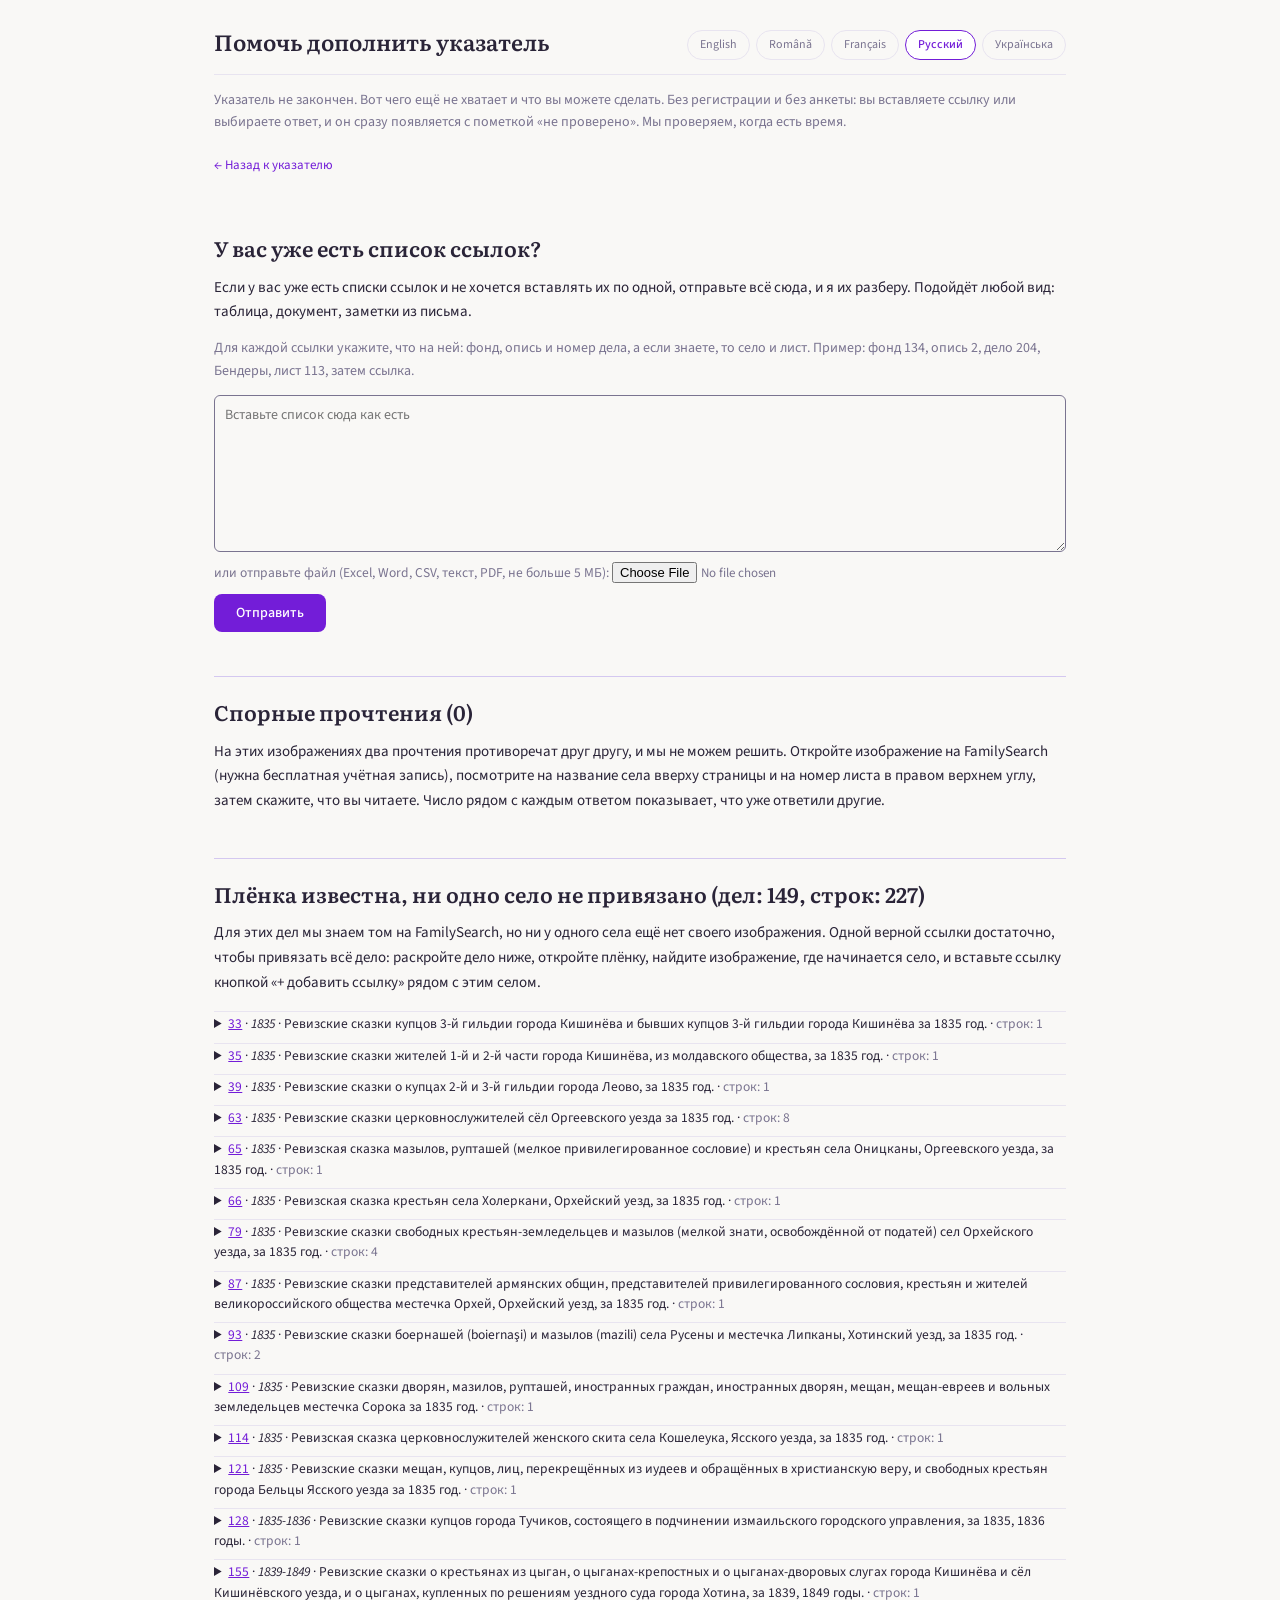
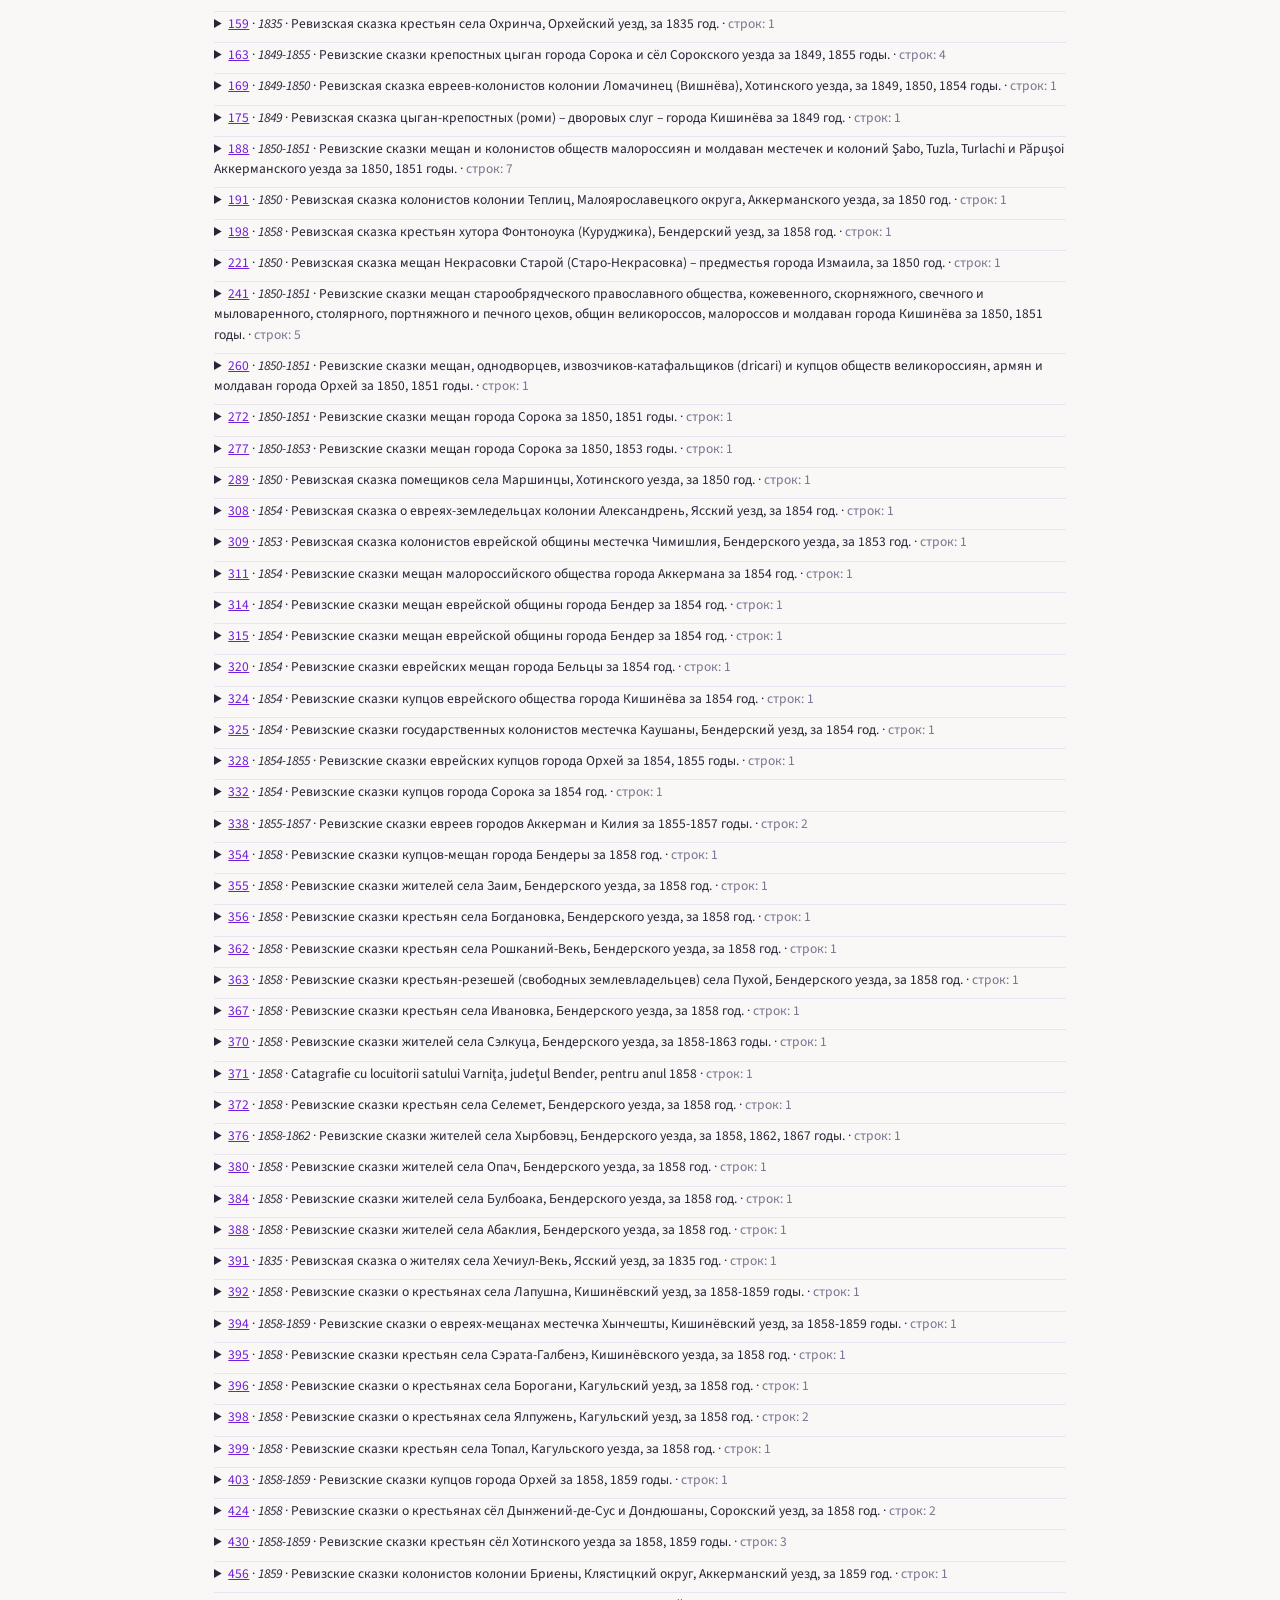
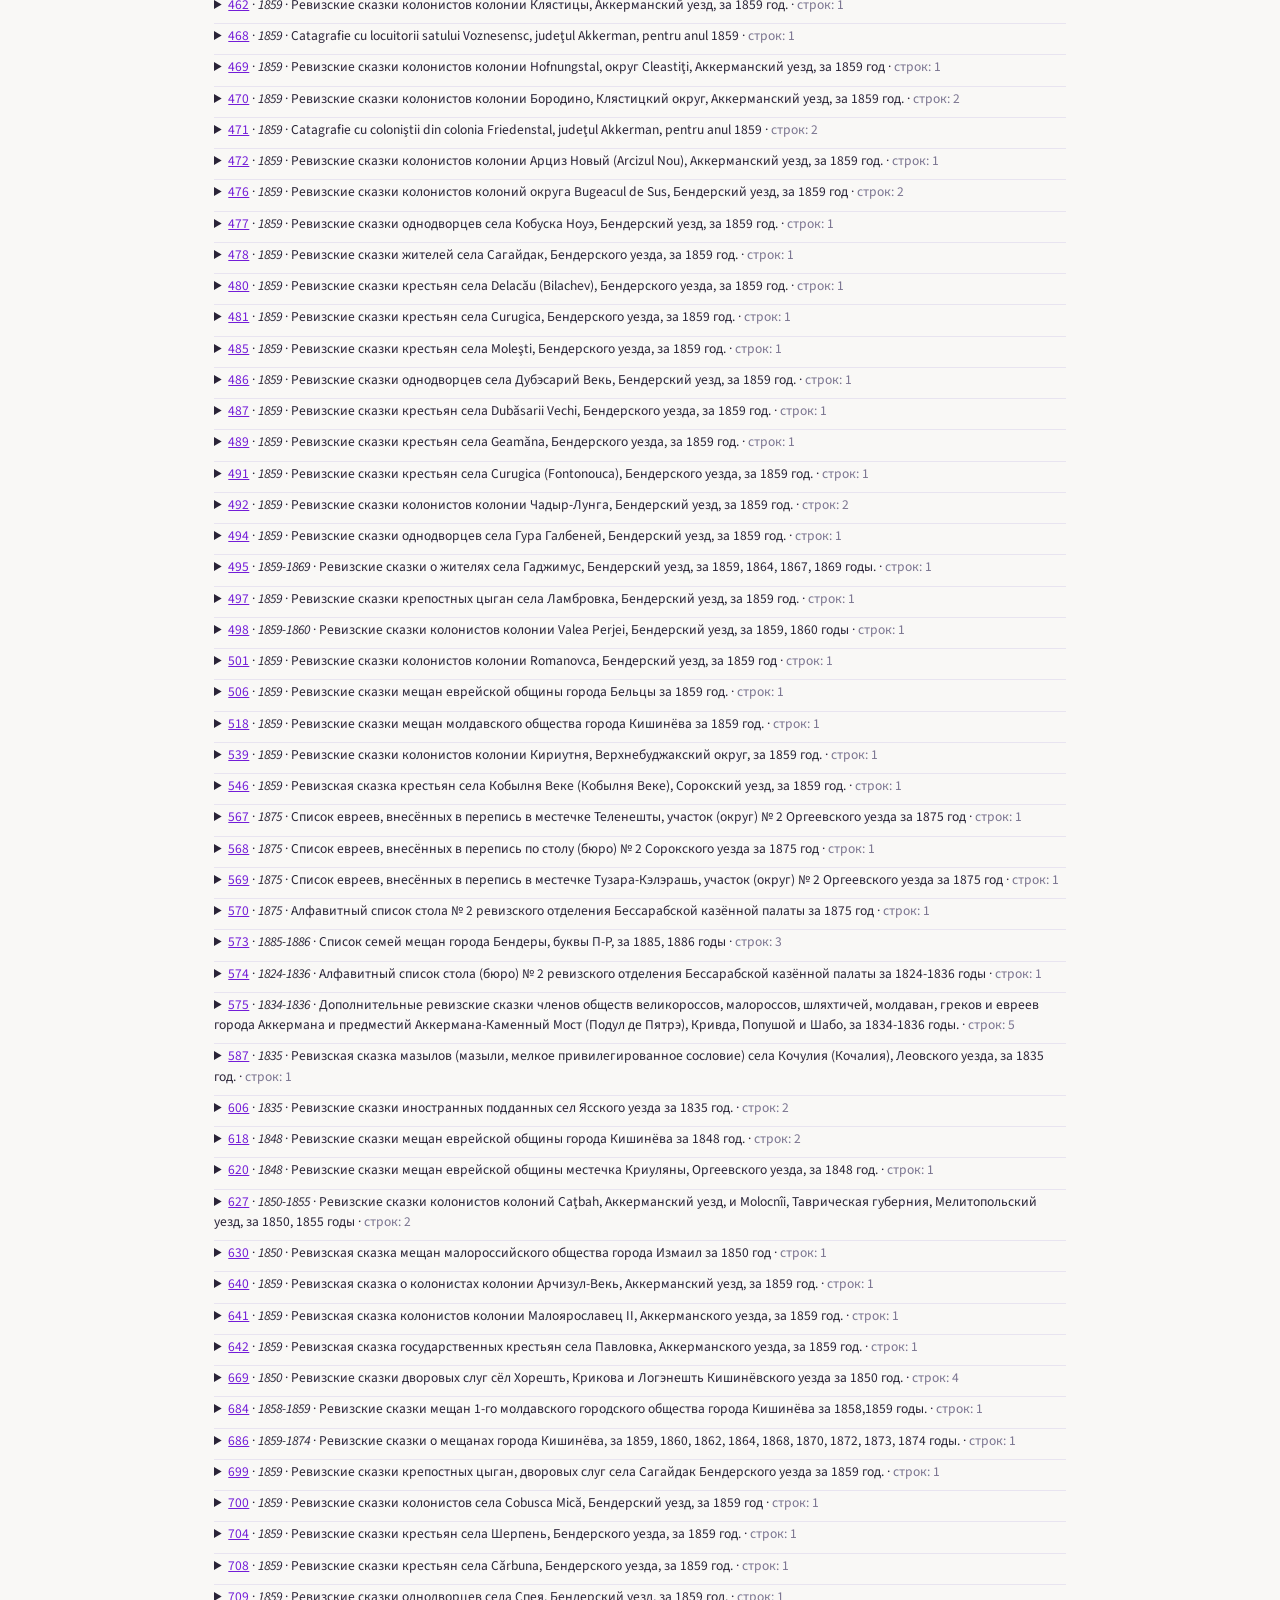
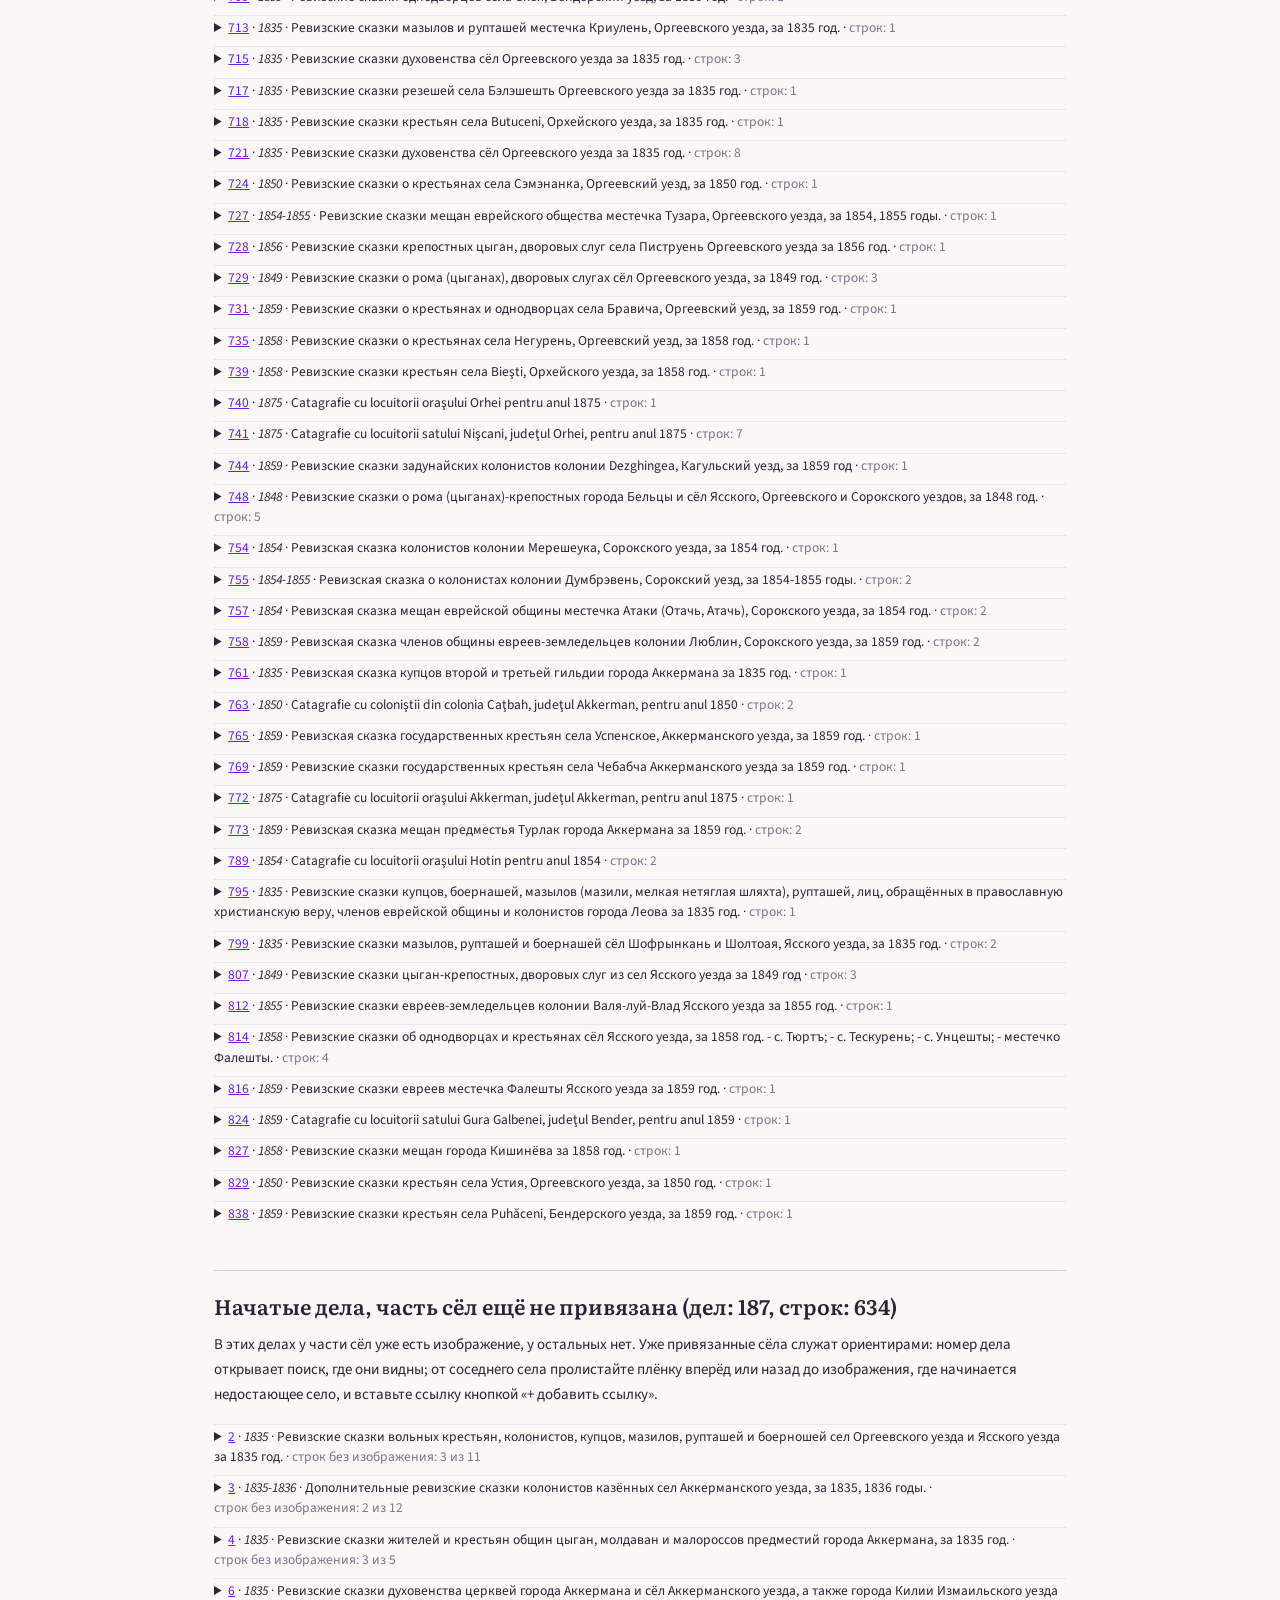
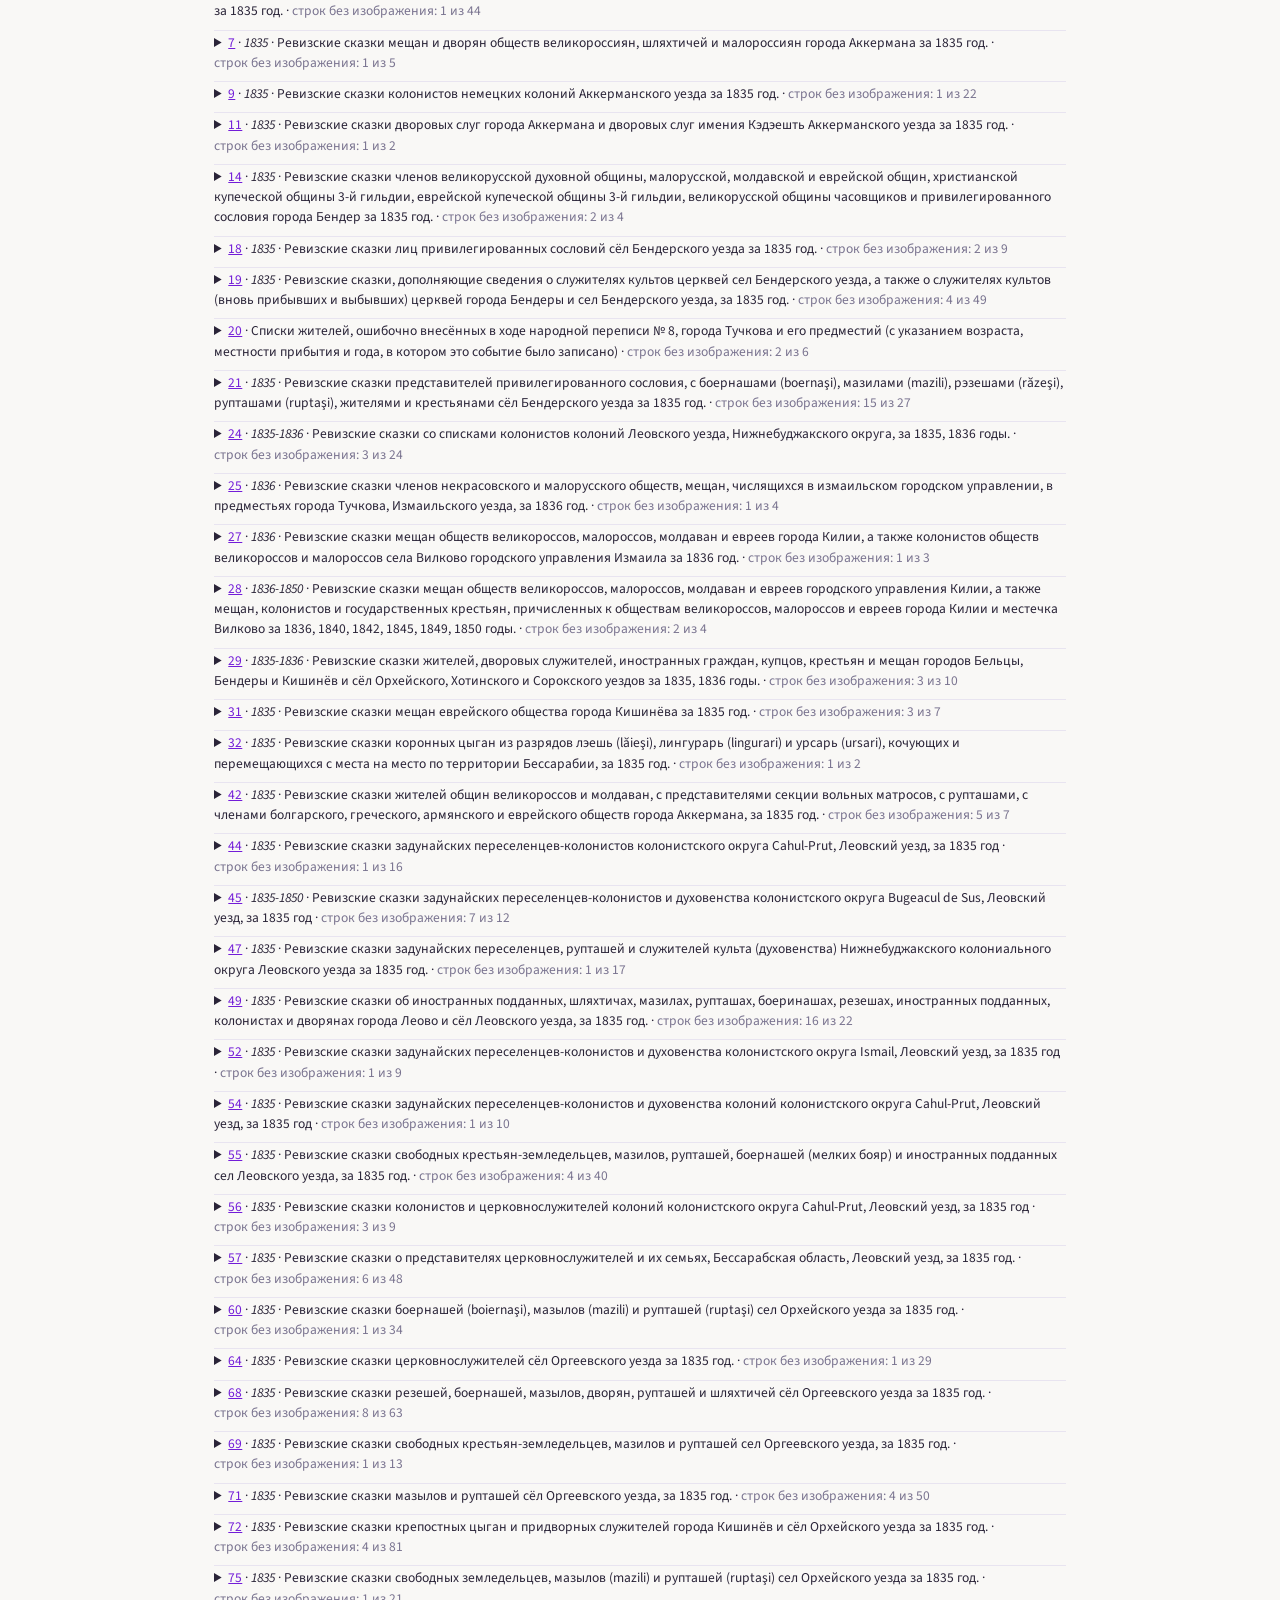
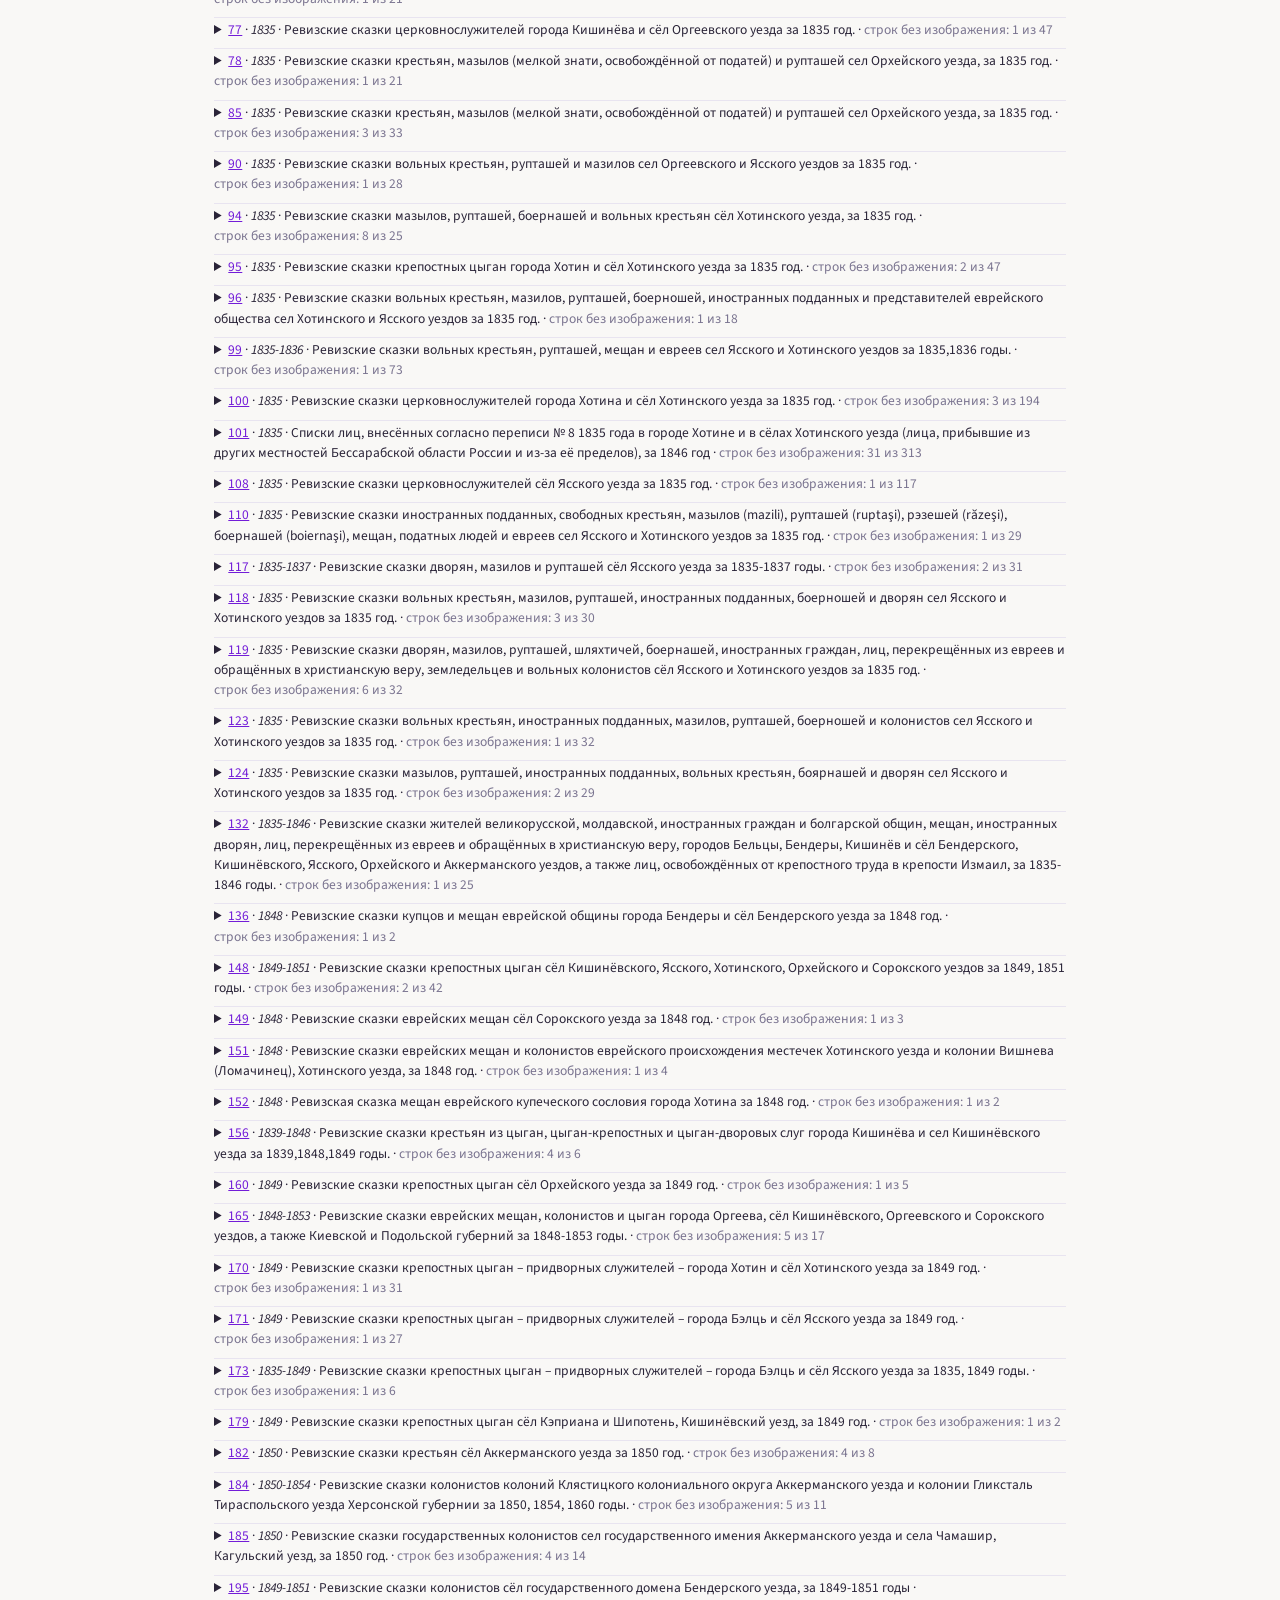
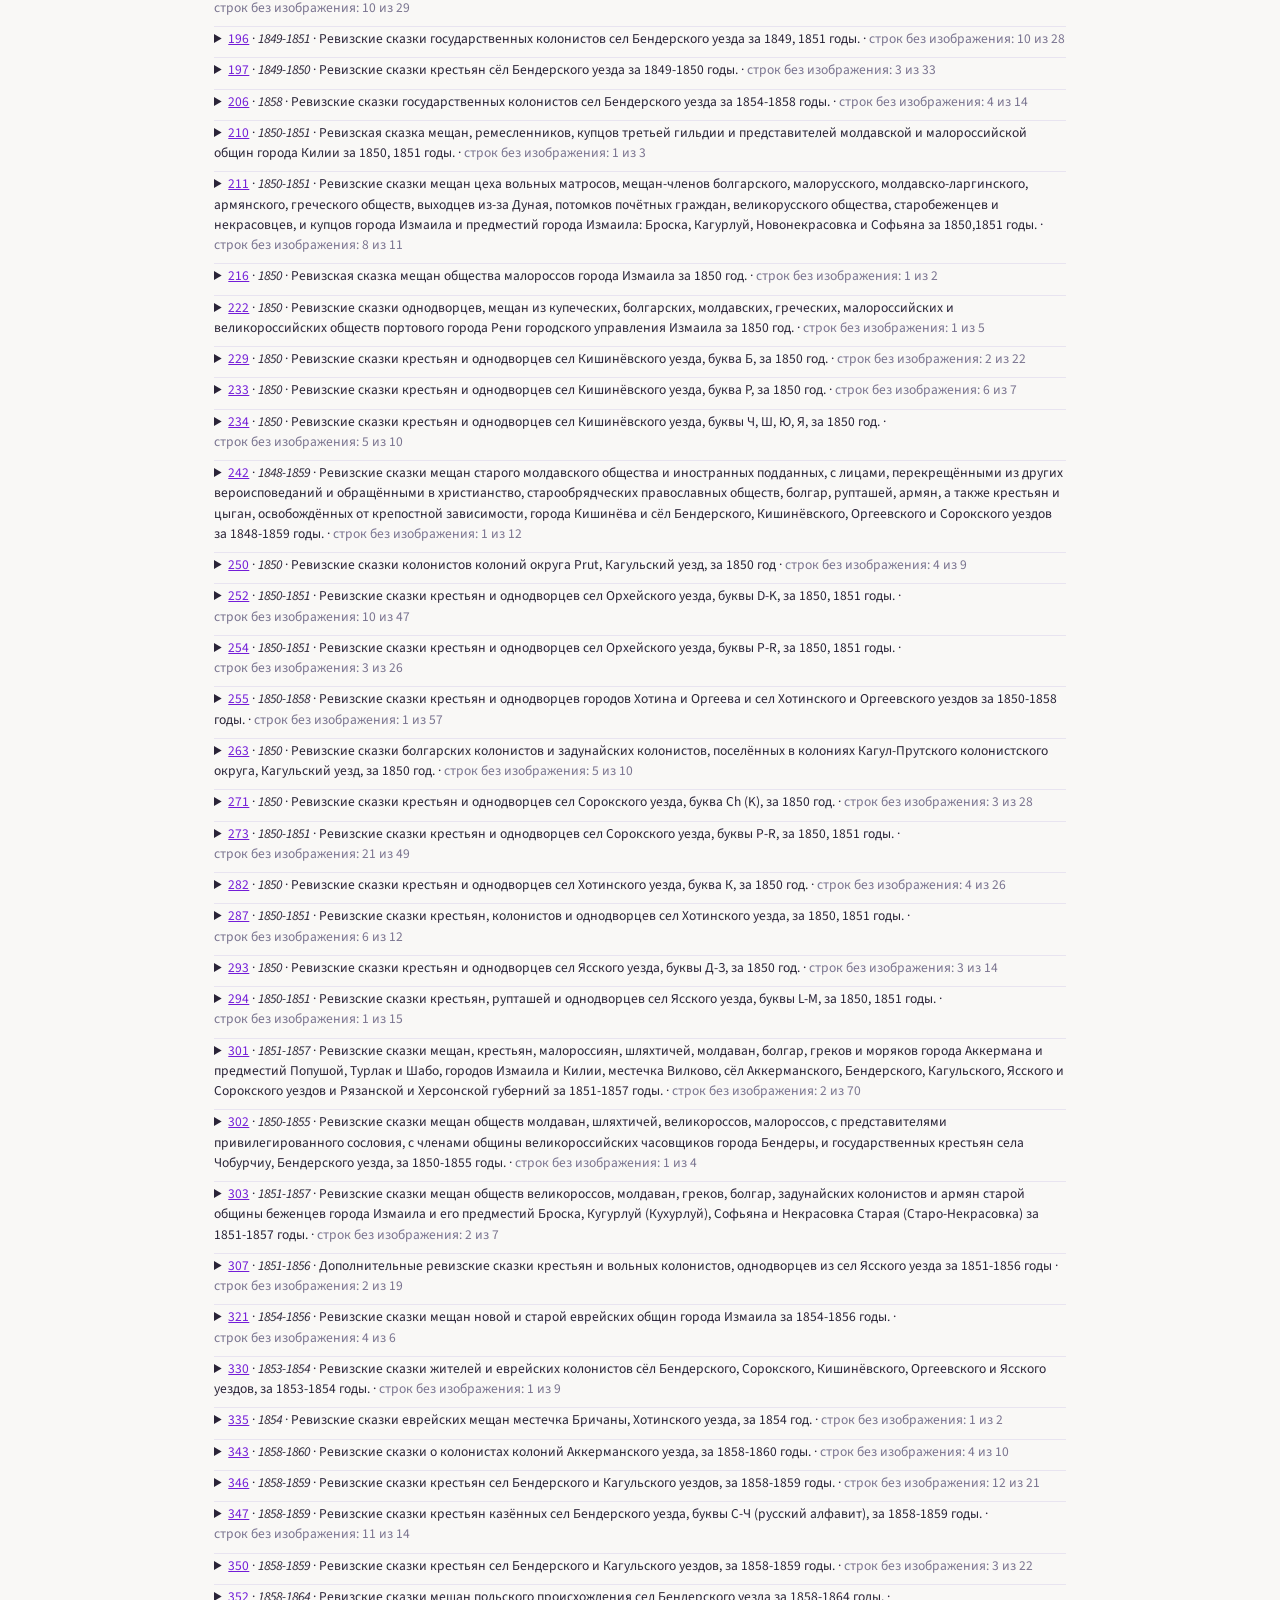
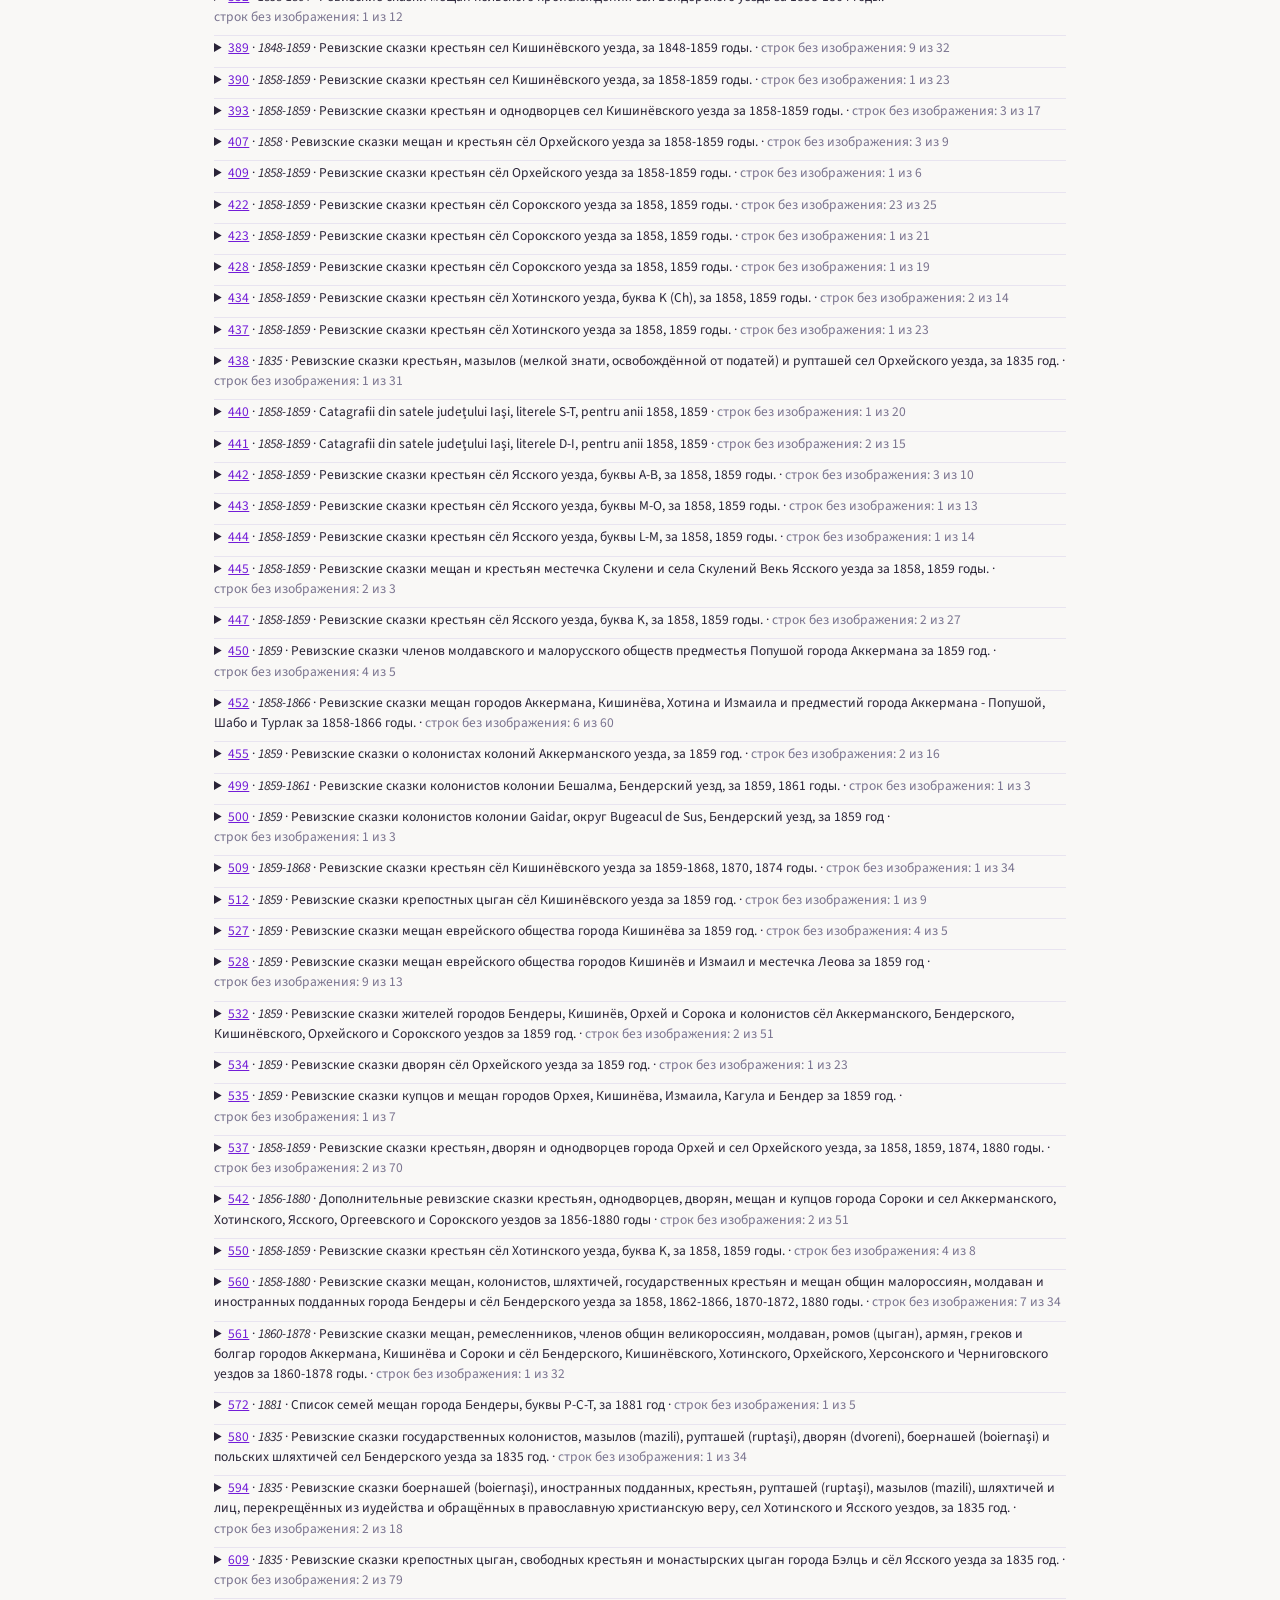
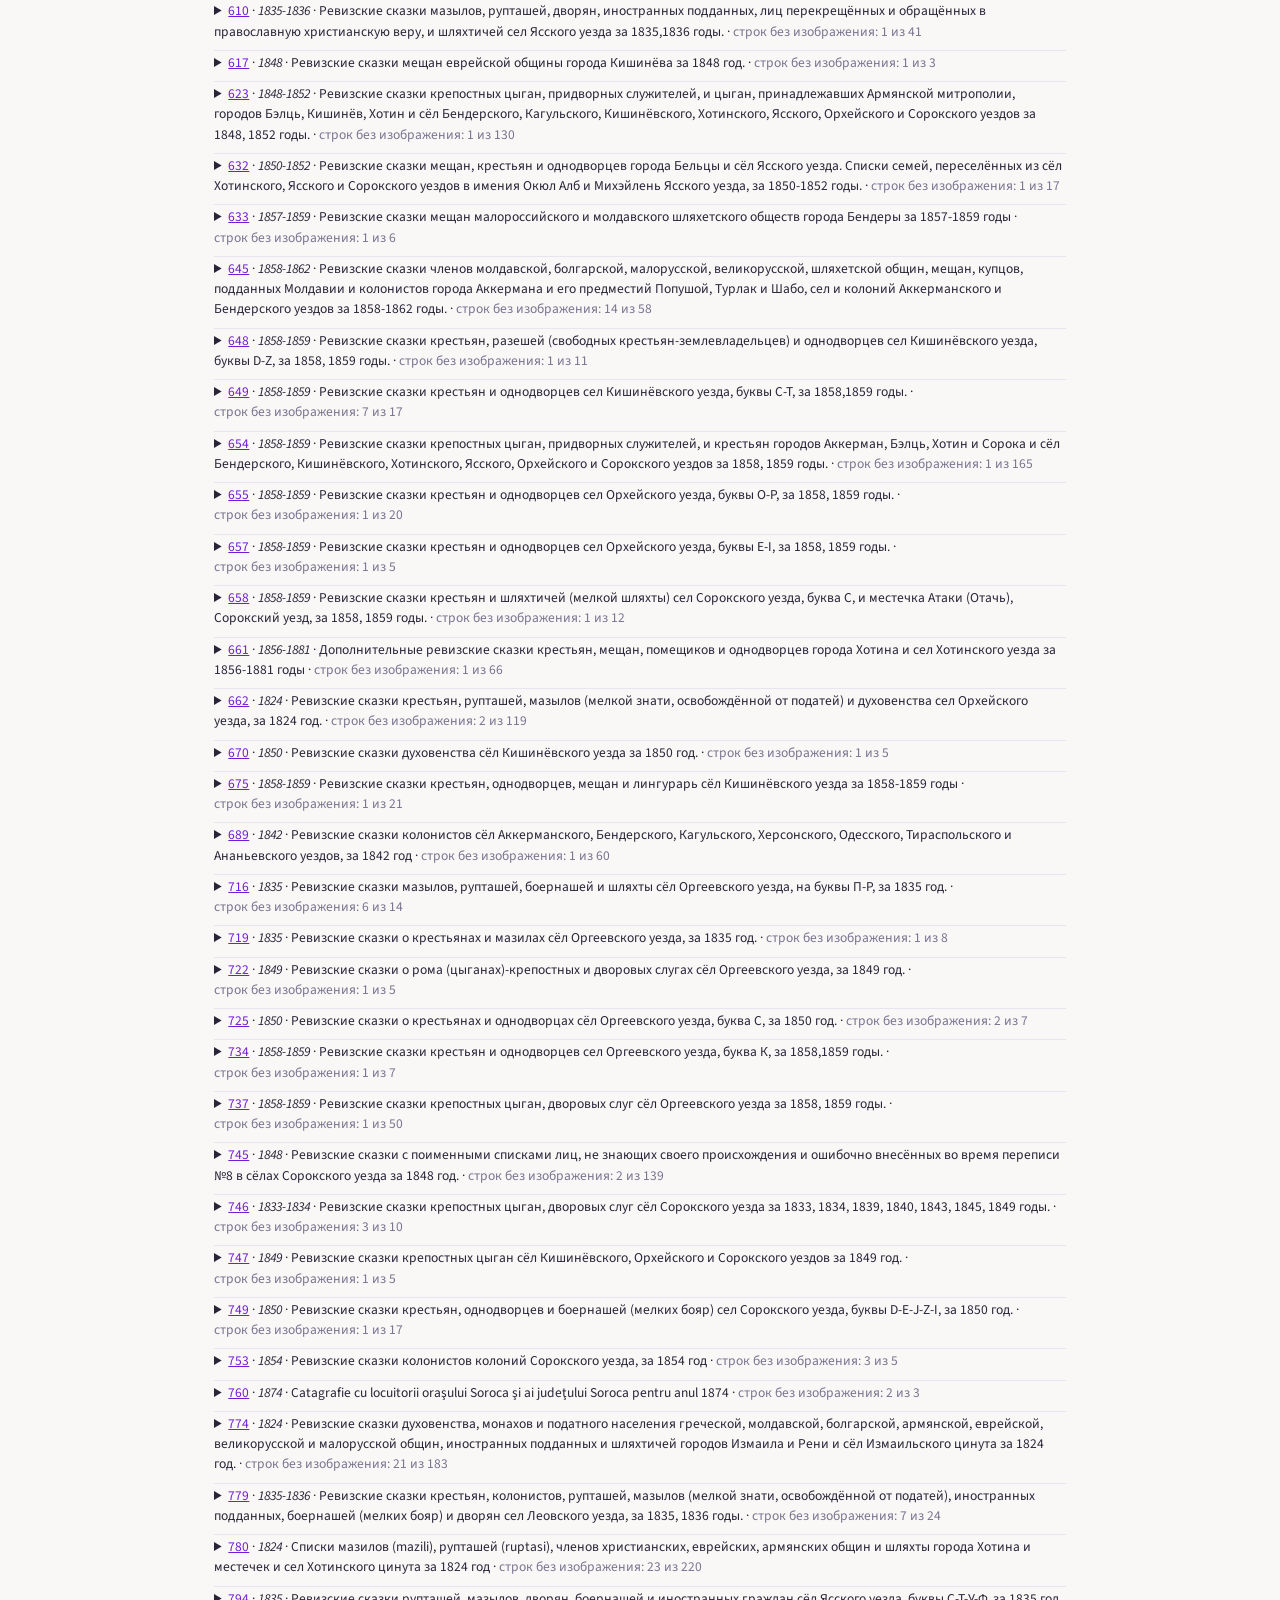
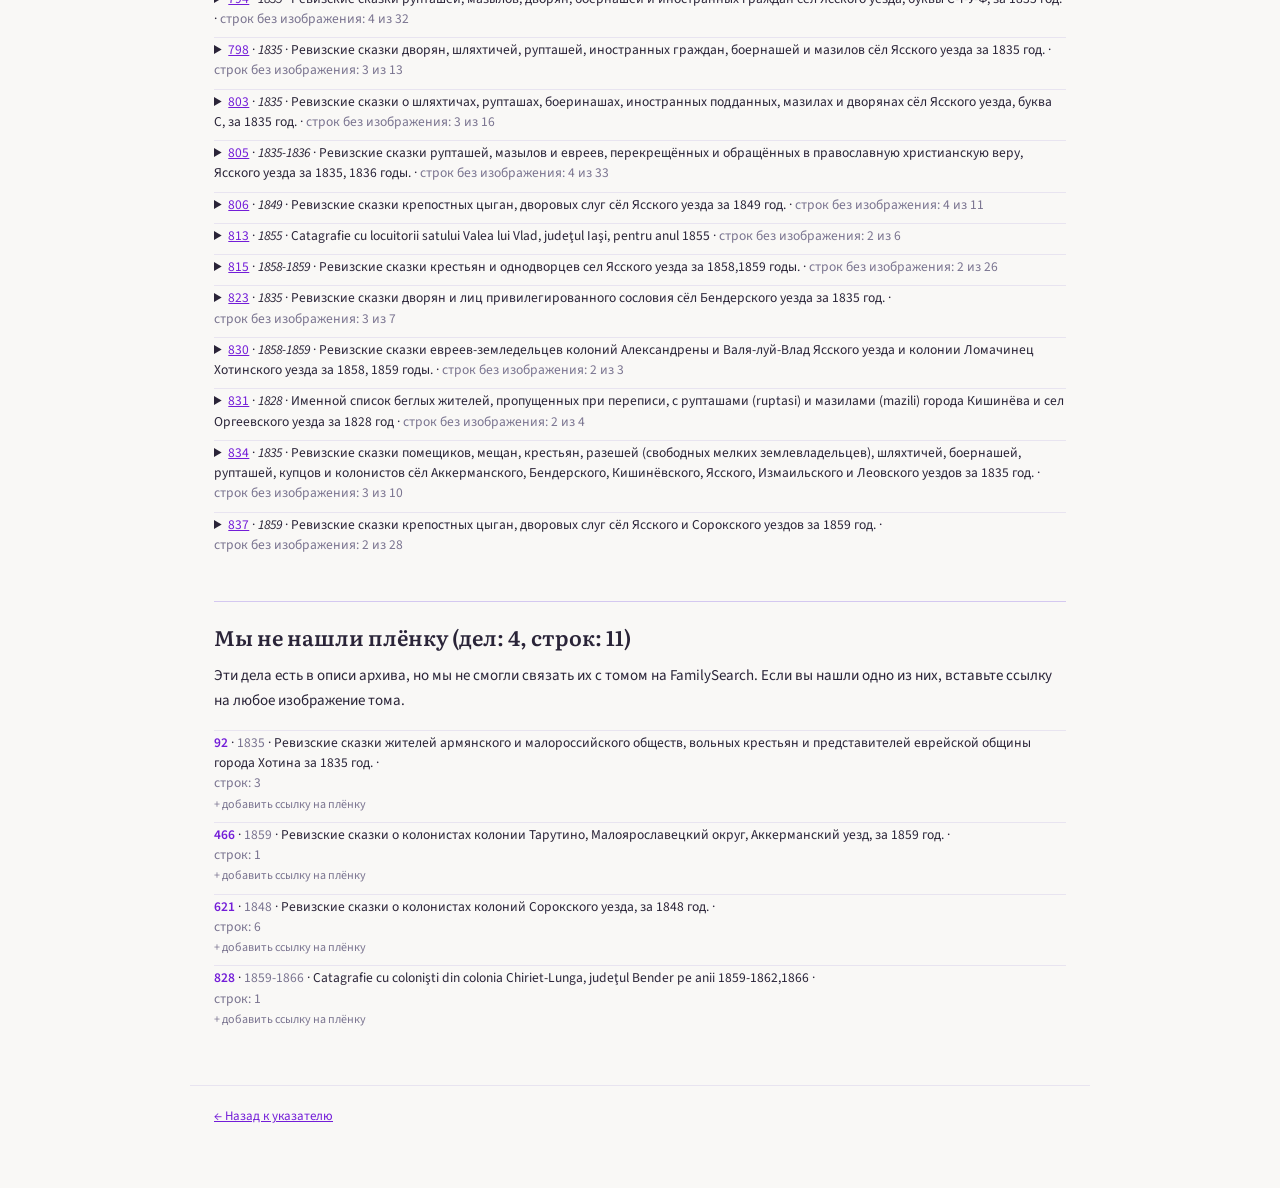
<file: help-ru.html>
<!doctype html>
<html lang="ru">
<head>
<meta charset="utf-8">
<meta name="viewport" content="width=device-width, initial-scale=1">
<meta name="color-scheme" content="light dark">
<title>Помочь дополнить указатель ревизских сказок Бессарабии</title>
<meta name="description" content="Чего ещё не хватает в указателе ревизских сказок Бессарабии на FamilySearch: дела без плёнки, сёла без изображения, спорные прочтения. Помочь может каждый, без регистрации.">
<link rel="alternate" hreflang="en" href="https://index-moldova-revision-lists.github.io/help.html">
<link rel="alternate" hreflang="ro" href="https://index-moldova-revision-lists.github.io/help-ro.html">
<link rel="alternate" hreflang="fr" href="https://index-moldova-revision-lists.github.io/help-fr.html">
<link rel="alternate" hreflang="ru" href="https://index-moldova-revision-lists.github.io/help-ru.html">
<link rel="alternate" hreflang="uk" href="https://index-moldova-revision-lists.github.io/help-uk.html">
<link rel="canonical" href="https://index-moldova-revision-lists.github.io/help-ru.html">
<link rel="preconnect" href="https://fonts.googleapis.com">
<link rel="preconnect" href="https://fonts.gstatic.com" crossorigin>
<link href="https://fonts.googleapis.com/css2?family=Literata:opsz,wght@7..72,400;7..72,600&family=Source+Sans+3:wght@400;500;600&display=swap" rel="stylesheet">
<link rel="stylesheet" href="style.css?v=0c1f35e5">
</head>
<body class="page-aide">
<header class="entete">
  <div class="entete-titre">
    <h1>Помочь дополнить указатель</h1>
  </div>
  <nav class="langues"><a href="help.html" hreflang="en">English</a> <a href="help-ro.html" hreflang="ro">Română</a> <a href="help-fr.html" hreflang="fr">Français</a> <a href="help-ru.html" aria-current='page' hreflang="ru">Русский</a> <a href="help-uk.html" hreflang="uk">Українська</a></nav>
  <p class="chapeau">Указатель не закончен. Вот чего ещё не хватает и что вы можете сделать. Без регистрации и без анкеты: вы вставляете ссылку или выбираете ответ, и он сразу появляется с пометкой «не проверено». Мы проверяем, когда есть время.</p>
  <p class="aide"><a href="ru.html">← Назад к указателю</a></p>
</header>
<main>
<div class="textes">
<h2 id="liste">У вас уже есть список ссылок?</h2>
<p>Если у вас уже есть списки ссылок и не хочется вставлять их по одной, отправьте всё сюда, и я их разберу. Подойдёт любой вид: таблица, документ, заметки из письма.</p>
<p class="envoi-format">Для каждой ссылки укажите, что на ней: фонд, опись и номер дела, а если знаете, то село и лист. Пример: фонд 134, опись 2, дело 204, Бендеры, лист 113, затем ссылка.</p>
<form id="envoi" class="envoi" hidden>
  <textarea id="envoi-texte" maxlength="20000" rows="6" placeholder="Вставьте список сюда как есть"></textarea>
  <label class="envoi-fichier">или отправьте файл (Excel, Word, CSV, текст, PDF, не больше 5 МБ): <input type="file" id="envoi-fichier" accept=".xlsx,.xls,.docx,.doc,.ods,.odt,.csv,.txt,.pdf"></label>
  <div class="envoi-pied"><button type="submit" class="btn">Отправить</button> <span id="envoi-msg" class="q-msg"></span></div>
</form>
<h2 id="lectures">Спорные прочтения (0)</h2>
<p>На этих изображениях два прочтения противоречат друг другу, и мы не можем решить. Откройте изображение на FamilySearch (нужна бесплатная учётная запись), посмотрите на название села вверху страницы и на номер листа в правом верхнем углу, затем скажите, что вы читаете. Число рядом с каждым ответом показывает, что уже ответили другие.</p>

<div id="deja-repondu" hidden><h3>Ответ уже дан, ждёт нашей проверки</h3></div>
<h2 id="sans-village">Плёнка известна, ни одно село не привязано (дел: 149, строк: 227)</h2>
<p>Для этих дел мы знаем том на FamilySearch, но ни у одного села ещё нет своего изображения. Одной верной ссылки достаточно, чтобы привязать всё дело: раскройте дело ниже, откройте плёнку, найдите изображение, где начинается село, и вставьте ссылку кнопкой «+ добавить ссылку» рядом с этим селом.</p>
<ol class="inv aide-liste">
<li><details><summary><a href="ru.html?q=33">33</a> · <i>1835</i> · <span>Ревизские сказки купцов 3-й гильдии города Кишинёва и бывших купцов 3-й гильдии города Кишинёва за 1835 год.</span> · <em>строк: 1</em></summary><p class="aide-film" data-dosar="F134-2-33"><a href="https://www.familysearch.org/ark:/61903/3:1:3QS7-L93Y-PKS?i=1&amp;cc=1985804&amp;wc=M6CB-1PD%3A264175701%2C264722601%2C264966201" target="_blank" rel="noopener">открыть плёнку на FamilySearch</a></p><ul class="aide-lignes"><li data-d="F134-2-33" data-v="Chişinău" data-f="1-28"><span>or. Кишинёв · л. 1-28</span></li></ul></details></li>
<li><details><summary><a href="ru.html?q=35">35</a> · <i>1835</i> · <span>Ревизские сказки жителей 1-й и 2-й части города Кишинёва, из молдавского общества, за 1835 год.</span> · <em>строк: 1</em></summary><p class="aide-film" data-dosar="F134-2-35"><a href="https://www.familysearch.org/ark:/61903/3:1:3QS7-893Y-PHFQ?i=1&amp;cc=1985804&amp;wc=M6CB-1TL%3A264175701%2C264722601%2C264971801" target="_blank" rel="noopener">открыть плёнку на FamilySearch</a></p><ul class="aide-lignes"><li data-d="F134-2-35" data-v="Chişinău" data-f="1-177"><span>or. Кишинёв · л. 1-177</span></li></ul></details></li>
<li><details><summary><a href="ru.html?q=39">39</a> · <i>1835</i> · <span>Ревизские сказки о купцах 2-й и 3-й гильдии города Леово, за 1835 год.</span> · <em>строк: 1</em></summary><p class="aide-film" data-dosar="F134-2-39"><a href="https://www.familysearch.org/ark:/61903/3:1:3QS7-L93Y-PJDH?i=1&amp;cc=1985804&amp;wc=M6C1-9Z9%3A264175701%2C264722601%2C264979601" target="_blank" rel="noopener">открыть плёнку на FamilySearch</a></p><ul class="aide-lignes"><li data-d="F134-2-39" data-v="Leova" data-f="1-20"><span>or. Леово · л. 1-20</span></li></ul></details></li>
<li><details><summary><a href="ru.html?q=63">63</a> · <i>1835</i> · <span>Ревизские сказки церковнослужителей сёл Оргеевского уезда за 1835 год.</span> · <em>строк: 8</em></summary><p class="aide-film" data-dosar="F134-2-63"><a href="https://www.familysearch.org/ark:/61903/3:1:3QS7-993Y-ZKJ2?i=1&amp;cc=1985804&amp;wc=M6C1-C6D%3A264175701%2C264722601%2C265034901" target="_blank" rel="noopener">открыть плёнку на FamilySearch</a></p><ul class="aide-lignes"><li data-d="F134-2-63" data-v="Boşcana" data-f="1-3"><span>s. Бошкана · л. 1-3</span></li><li data-d="F134-2-63" data-v="Brăneşti" data-f="4-6"><span>s. Брэнешты · л. 4-6</span></li><li data-d="F134-2-63" data-v="Hîrtopul Mic" data-f="7-9"><span>s. Хыртопул-Мик · л. 7-9</span></li><li data-d="F134-2-63" data-v="Jeloboc" data-f="10-12"><span>s. Желобок · л. 10-12</span></li><li data-d="F134-2-63" data-v="Izbişte" data-f="13-15"><span>s. Избиште · л. 13-15</span></li><li data-d="F134-2-63" data-v="Cruglic" data-f="16-18"><span>s. Круглик · л. 16-18</span></li><li data-d="F134-2-63" data-v="Rîşcova" data-f="19-21"><span>s. Рышкова · л. 19-21</span></li><li data-d="F134-2-63" data-v="Furceni" data-f="22-24"><span>s. Фурчень · л. 22-24</span></li></ul></details></li>
<li><details><summary><a href="ru.html?q=65">65</a> · <i>1835</i> · <span>Ревизская сказка мазылов, рупташей (мелкое привилегированное сословие) и крестьян села Оницканы, Оргеевского уезда, за 1835 год.</span> · <em>строк: 1</em></summary><p class="aide-film" data-dosar="F134-2-65"><a href="https://www.familysearch.org/ark:/61903/3:1:3QSQ-G93Y-ZKWJ?i=1&amp;cc=1985804&amp;wc=M6C1-838%3A264175701%2C264722601%2C265035601" target="_blank" rel="noopener">открыть плёнку на FamilySearch</a></p><ul class="aide-lignes"><li data-d="F134-2-65" data-v="Oniţcani" data-f="1-11"><span>s. Оницканы · л. 1-11</span></li></ul></details></li>
<li><details><summary><a href="ru.html?q=66">66</a> · <i>1835</i> · <span>Ревизская сказка крестьян села Холеркани, Орхейский уезд, за 1835 год.</span> · <em>строк: 1</em></summary><p class="aide-film" data-dosar="F134-2-66"><a href="https://www.familysearch.org/ark:/61903/3:1:3QS7-993Y-ZK9L?i=1&amp;cc=1985804&amp;wc=M6C1-CNL%3A264175701%2C264722601%2C265035801" target="_blank" rel="noopener">открыть плёнку на FamilySearch</a></p><ul class="aide-lignes"><li data-d="F134-2-66" data-v="Holercani" data-f="1-11"><span>s. Холеркань · л. 1-11</span></li></ul></details></li>
<li><details><summary><a href="ru.html?q=79">79</a> · <i>1835</i> · <span>Ревизские сказки свободных крестьян-земледельцев и мазылов (мелкой знати, освобождённой от податей) сел Орхейского уезда, за 1835 год.</span> · <em>строк: 4</em></summary><p class="aide-film" data-dosar="F134-2-79"><a href="https://www.familysearch.org/ark:/61903/3:1:3QS7-893Y-ZS67?i=1&amp;cc=1985804&amp;wc=M6C1-XZS%3A264175701%2C264722601%2C265057601" target="_blank" rel="noopener">открыть плёнку на FamilySearch</a></p><ul class="aide-lignes"><li data-d="F134-2-79" data-v="Ciuciuleni" data-f="1-4"><span>s. Чучулень · л. 1-4</span></li><li data-d="F134-2-79" data-v="Ciopleni" data-f="5-8"><span>s. Чоплень · л. 5-8</span></li><li data-d="F134-2-79" data-v="Ciuteşti" data-f="9-21"><span>s. Чутешты · л. 9-21</span></li><li data-d="F134-2-79" data-v="Şişcani" data-f="22-25"><span>s. Шишканы · л. 22-25</span></li></ul></details></li>
<li><details><summary><a href="ru.html?q=87">87</a> · <i>1835</i> · <span>Ревизские сказки представителей армянских общин, представителей привилегированного сословия, крестьян и жителей великороссийского общества местечка Орхей, Орхейский уезд, за 1835 год.</span> · <em>строк: 1</em></summary><p class="aide-film" data-dosar="F134-2-87"><a href="https://www.familysearch.org/ark:/61903/3:1:3QS7-L93Y-ZV96?i=1&amp;cc=1985804&amp;wc=M6C1-X29%3A264175701%2C264722601%2C265073101" target="_blank" rel="noopener">открыть плёнку на FamilySearch</a></p><ul class="aide-lignes"><li data-d="F134-2-87" data-v="Orhei" data-f="1-98"><span>tîrgul Орхей · л. 1-98</span></li></ul></details></li>
<li><details><summary><a href="ru.html?q=93">93</a> · <i>1835</i> · <span>Ревизские сказки боернашей (boiernaşi) и мазылов (mazili) села Русены и местечка Липканы, Хотинский уезд, за 1835 год.</span> · <em>строк: 2</em></summary><p class="aide-film" data-dosar="F134-2-93"><a href="https://www.familysearch.org/ark:/61903/3:1:3QSQ-G93Y-ZN5K?i=1&amp;cc=1985804&amp;wc=M6C1-JZ9%3A264175701%2C264722601%2C265087101" target="_blank" rel="noopener">открыть плёнку на FamilySearch</a></p><ul class="aide-lignes"><li data-d="F134-2-93" data-v="Lipcani" data-f="1-3"><span>tîrgul Липканы · л. 1-3</span></li><li data-d="F134-2-93" data-v="Ruseni" data-f="4-5"><span>s. Русени · л. 4-5</span></li></ul></details></li>
<li><details><summary><a href="ru.html?q=109">109</a> · <i>1835</i> · <span>Ревизские сказки дворян, мазилов, рупташей, иностранных граждан, иностранных дворян, мещан, мещан-евреев и вольных земледельцев местечка Сорока за 1835 год.</span> · <em>строк: 1</em></summary><p class="aide-film" data-dosar="F134-2-109"><a href="https://www.familysearch.org/ark:/61903/3:1:3QS7-893Y-YYJ5?i=1&amp;cc=1985804&amp;wc=M6C1-LWL%3A264175701%2C264722601%2C265117601" target="_blank" rel="noopener">открыть плёнку на FamilySearch</a></p><ul class="aide-lignes"><li data-d="F134-2-109" data-v="Soroca" data-f="1-112"><span>or. Сорока · л. 1-112</span></li></ul></details></li>
<li><details><summary><a href="ru.html?q=114">114</a> · <i>1835</i> · <span>Ревизская сказка церковнослужителей женского скита села Кошелеука, Ясского уезда, за 1835 год.</span> · <em>строк: 1</em></summary><p class="aide-film" data-dosar="F134-2-114"><a href="https://www.familysearch.org/ark:/61903/3:1:3QSQ-G93Y-YVK6?i=1&amp;cc=1985804&amp;wc=M6C1-GM9%3A264175701%2C264722601%2C265133801" target="_blank" rel="noopener">открыть плёнку на FamilySearch</a></p><ul class="aide-lignes"><li data-d="F134-2-114" data-v="Coşeleuca" data-f="1-2"><span>s. Кошелеука · л. 1-2</span></li></ul></details></li>
<li><details><summary><a href="ru.html?q=121">121</a> · <i>1835</i> · <span>Ревизские сказки мещан, купцов, лиц, перекрещённых из иудеев и обращённых в христианскую веру, и свободных крестьян города Бельцы Ясского уезда за 1835 год.</span> · <em>строк: 1</em></summary><p class="aide-film" data-dosar="F134-2-121"><a href="https://www.familysearch.org/ark:/61903/3:1:3QSQ-G93Y-R3Z6?i=1&amp;cc=1985804&amp;wc=M6C1-G29%3A264175701%2C264722601%2C265151001" target="_blank" rel="noopener">открыть плёнку на FamilySearch</a></p><ul class="aide-lignes"><li data-d="F134-2-121" data-v="Bălţi" data-f="1-50"><span>or. Бельцы · л. 1-50</span></li></ul></details></li>
<li><details><summary><a href="ru.html?q=128">128</a> · <i>1835-1836</i> · <span>Ревизские сказки купцов города Тучиков, состоящего в подчинении измаильского городского управления, за 1835, 1836 годы.</span> · <em>строк: 1</em></summary><p class="aide-film" data-dosar="F134-2-128"><a href="https://www.familysearch.org/ark:/61903/3:1:3QS7-893Y-PKWQ?i=1&amp;cc=1985804&amp;wc=M6C1-PTL%3A264175701%2C264722601%2C265171001" target="_blank" rel="noopener">открыть плёнку на FamilySearch</a></p><ul class="aide-lignes"><li data-d="F134-2-128" data-v="Tucicov" data-f="1-32"><span>or. Тучиков · л. 1-32</span></li></ul></details></li>
<li><details><summary><a href="ru.html?q=155">155</a> · <i>1839-1849</i> · <span>Ревизские сказки о крестьянах из цыган, о цыганах-крепостных и о цыганах-дворовых слугах города Кишинёва и сёл Кишинёвского уезда, и о цыганах, купленных по решениям уездного суда города Хотина, за 1839, 1849 годы.</span> · <em>строк: 1</em></summary><p class="aide-film" data-dosar="F134-2-155"><a href="https://www.familysearch.org/ark:/61903/3:1:3QS7-L93Y-T5CL?i=1&amp;cc=1985804&amp;wc=M6ZM-CM9%3A264175701%2C264722601%2C265263901" target="_blank" rel="noopener">открыть плёнку на FamilySearch</a></p><ul class="aide-lignes"><li data-d="F134-2-155" data-v="Chişinău" data-f=""><span>or. Кишинёв</span></li></ul></details></li>
<li><details><summary><a href="ru.html?q=159">159</a> · <i>1835</i> · <span>Ревизская сказка крестьян села Охринча, Орхейский уезд, за 1835 год.</span> · <em>строк: 1</em></summary><p class="aide-film" data-dosar="F134-2-159"><a href="https://www.familysearch.org/ark:/61903/3:1:3QS7-893Y-Y92M?i=1&amp;cc=1985804&amp;wc=M6C1-RNL%3A264175701%2C264722601%2C265177201" target="_blank" rel="noopener">открыть плёнку на FamilySearch</a></p><ul class="aide-lignes"><li data-d="F134-2-159" data-v="Ohrincea" data-f="1-7"><span>s. Охринча · л. 1-7</span></li></ul></details></li>
<li><details><summary><a href="ru.html?q=163">163</a> · <i>1849-1855</i> · <span>Ревизские сказки крепостных цыган города Сорока и сёл Сорокского уезда за 1849, 1855 годы.</span> · <em>строк: 4</em></summary><p class="aide-film" data-dosar="F134-2-163"><a href="https://www.familysearch.org/ark:/61903/3:1:3QS7-893Y-YL?i=1" target="_blank" rel="noopener">открыть плёнку на FamilySearch</a></p><ul class="aide-lignes"><li data-d="F134-2-163" data-v="Căinarii Noi" data-f="1-2"><span>s. Кэинарий Ной · л. 1-2</span></li><li data-d="F134-2-163" data-v="Cotiujenii Noi" data-f="3-11"><span>s. Котюжений Ной · л. 3-11</span></li><li data-d="F134-2-163" data-v="Slobozia Scăieni" data-f="12-14"><span>s. Слобозия-Скэень · л. 12-14</span></li><li data-d="F134-2-163" data-v="Soroca" data-f="15-17"><span>or. Сорока · л. 15-17</span></li></ul></details></li>
<li><details><summary><a href="ru.html?q=169">169</a> · <i>1849-1850</i> · <span>Ревизская сказка евреев-колонистов колонии Ломачинец (Вишнёва), Хотинского уезда, за 1849, 1850, 1854 годы.</span> · <em>строк: 1</em></summary><p class="aide-film" data-dosar="F134-2-169"><a href="https://www.familysearch.org/ark:/61903/3:1:3QS7-893Y-RC5J?i=1&amp;cc=1985804&amp;wc=M6ZM-XPD%3A264175701%2C264722601%2C265280001" target="_blank" rel="noopener">открыть плёнку на FamilySearch</a></p><ul class="aide-lignes"><li data-d="F134-2-169" data-v="Lomacineţ (Vişineva)" data-f="1-43"><span>colonia Ломачинец (Вишинева) · л. 1-43</span></li></ul></details></li>
<li><details><summary><a href="ru.html?q=175">175</a> · <i>1849</i> · <span>Ревизская сказка цыган-крепостных (роми) – дворовых слуг – города Кишинёва за 1849 год.</span> · <em>строк: 1</em></summary><p class="aide-film" data-dosar="F134-2-175"><a href="https://www.familysearch.org/ark:/61903/3:1:3QS7-893Y-RZRQ?i=1&amp;cc=1985804&amp;wc=M6ZM-ZP8%3A264175701%2C264722601%2C265268601" target="_blank" rel="noopener">открыть плёнку на FamilySearch</a></p><ul class="aide-lignes"><li data-d="F134-2-175" data-v="Chişinău" data-f="1-3"><span>or. Кишинёв · л. 1-3</span></li></ul></details></li>
<li><details><summary><a href="ru.html?q=188">188</a> · <i>1850-1851</i> · <span>Ревизские сказки мещан и колонистов обществ малороссиян и молдаван местечек и колоний Şabo, Tuzla, Turlachi и Păpuşoi Аккерманского уезда за 1850, 1851 годы.</span> · <em>строк: 7</em></summary><p class="aide-film" data-dosar="F134-2-188"><a href="https://www.familysearch.org/ark:/61903/3:1:3QSQ-G93Y-1JMY?i=1&amp;cc=1985804&amp;wc=M6ZM-F38%3A264175701%2C264722601%2C265294001" target="_blank" rel="noopener">открыть плёнку на FamilySearch</a></p><ul class="aide-lignes"><li data-d="F134-2-188" data-v="Şabo" data-f="1-184"><span>I suburbia Шабо · л. 1-184</span></li><li data-d="F134-2-188" data-v="Tuzla" data-f="185-204"><span>II tîrgul Тузла · л. 185-204</span></li><li data-d="F134-2-188" data-v="Turlachi" data-f="205-367"><span>suburbia Турлачи · л. 205-367</span></li><li data-d="F134-2-188" data-v="Turlachi" data-f="368-558"><span>III suburbia Турлачи · л. 368-558</span></li><li data-d="F134-2-188" data-v="Păpuşoi" data-f="559-707"><span>IV suburbia Пэпушой · л. 559-707</span></li><li data-d="F134-2-188" data-v="Păpuşoi" data-f="708-874"><span>V suburbia Пэпушой · л. 708-874</span></li><li data-d="F134-2-188" data-v="Păpuşoi" data-f="875-1052"><span>VI suburbia Пэпушой · л. 875-1052</span></li></ul></details></li>
<li><details><summary><a href="ru.html?q=191">191</a> · <i>1850</i> · <span>Ревизская сказка колонистов колонии Теплиц, Малоярославецкого округа, Аккерманского уезда, за 1850 год.</span> · <em>строк: 1</em></summary><p class="aide-film" data-dosar="F134-2-191"><a href="https://www.familysearch.org/ark:/61903/3:1:3QSQ-G93B-MZFD?i=1" target="_blank" rel="noopener">открыть плёнку на FamilySearch</a></p><ul class="aide-lignes"><li data-d="F134-2-191" data-v="Tepliţ" data-f="1-34"><span>col. Теплиц · л. 1-34</span></li></ul></details></li>
<li><details><summary><a href="ru.html?q=198">198</a> · <i>1858</i> · <span>Ревизская сказка крестьян хутора Фонтоноука (Куруджика), Бендерский уезд, за 1858 год.</span> · <em>строк: 1</em></summary><p class="aide-film" data-dosar="F134-2-198"><a href="https://www.familysearch.org/ark:/61903/3:1:3QS7-L93Y-RH2Z?i=1&amp;cc=1985804&amp;wc=M6ZM-G38%3A264175701%2C264722601%2C265309101" target="_blank" rel="noopener">открыть плёнку на FamilySearch</a></p><ul class="aide-lignes"><li data-d="F134-2-198" data-v="Fontonouca (Curugica)" data-f="1-7"><span>moşia Фонтоновка (Куруджика) · л. 1-7</span></li></ul></details></li>
<li><details><summary><a href="ru.html?q=221">221</a> · <i>1850</i> · <span>Ревизская сказка мещан Некрасовки Старой (Старо-Некрасовка) – предместья города Измаила, за 1850 год.</span> · <em>строк: 1</em></summary><p class="aide-film" data-dosar="F134-2-221"><a href="https://www.familysearch.org/ark:/61903/3:1:3QS7-L93Y-BSSQ?i=1&amp;cc=1985804&amp;wc=M6ZM-23D%3A264175701%2C264722601%2C265318901" target="_blank" rel="noopener">открыть плёнку на FamilySearch</a></p><ul class="aide-lignes"><li data-d="F134-2-221" data-v="Necrasovca Veche" data-f="1-48v"><span>suburb. Некрасовка Ветхая · л. 1-48v</span></li></ul></details></li>
<li><details><summary><a href="ru.html?q=241">241</a> · <i>1850-1851</i> · <span>Ревизские сказки мещан старообрядческого православного общества, кожевенного, скорняжного, свечного и мыловаренного, столярного, портняжного и печного цехов, общин великороссов, малороссов и молдаван города Кишинёва за 1850, 1851 годы.</span> · <em>строк: 5</em></summary><p class="aide-film" data-dosar="F134-2-241"><a href="https://www.familysearch.org/ark:/61903/3:1:3QS7-893Y-BZCS?i=1&amp;cc=1985804&amp;wc=M6Z9-DZ9%3A264175701%2C264722601%2C265436001" target="_blank" rel="noopener">открыть плёнку на FamilySearch</a></p><ul class="aide-lignes"><li data-d="F134-2-241" data-v="Chişinău" data-f="1-53"><span>I or. Кишинёв · л. 1-53</span></li><li data-d="F134-2-241" data-v="Buiucani" data-f="54-82"><span>suburbia Буюканы · л. 54-82</span></li><li data-d="F134-2-241" data-v="Chişinău" data-f="83-164"><span>I or. Кишинёв · л. 83-164</span></li><li data-d="F134-2-241" data-v="Chişinău" data-f="165-294"><span>II or. Кишинёв · л. 165-294</span></li><li data-d="F134-2-241" data-v="Chişinău" data-f="295-457"><span>III or. Кишинёв · л. 295-457</span></li></ul></details></li>
<li><details><summary><a href="ru.html?q=260">260</a> · <i>1850-1851</i> · <span>Ревизские сказки мещан, однодворцев, извозчиков-катафальщиков (dricari) и купцов обществ великороссиян, армян и молдаван города Орхей за 1850, 1851 годы.</span> · <em>строк: 1</em></summary><p class="aide-film" data-dosar="F134-2-260"><a href="https://www.familysearch.org/ark:/61903/3:1:3QSQ-G93Y-5S33?i=1&amp;cc=1985804&amp;wc=M6ZM-BZ9%3A264175701%2C264722601%2C265362701" target="_blank" rel="noopener">открыть плёнку на FamilySearch</a></p><ul class="aide-lignes"><li data-d="F134-2-260" data-v="Orhei" data-f="1-98"><span>or. Орхей · л. 1-98</span></li></ul></details></li>
<li><details><summary><a href="ru.html?q=272">272</a> · <i>1850-1851</i> · <span>Ревизские сказки мещан города Сорока за 1850, 1851 годы.</span> · <em>строк: 1</em></summary><p class="aide-film" data-dosar="F134-2-272"><a href="https://www.familysearch.org/ark:/61903/3:1:3QS7-893Y-1GX9?i=1&amp;cc=1985804&amp;wc=M6Z9-6TG%3A264175701%2C264722601%2C265437001" target="_blank" rel="noopener">открыть плёнку на FamilySearch</a></p><ul class="aide-lignes"><li data-d="F134-2-272" data-v="Soroca" data-f="1-82"><span>or. Сорока · л. 1-82</span></li></ul></details></li>
<li><details><summary><a href="ru.html?q=277">277</a> · <i>1850-1853</i> · <span>Ревизские сказки мещан города Сорока за 1850, 1853 годы.</span> · <em>строк: 1</em></summary><p class="aide-film" data-dosar="F134-2-277"><a href="https://www.familysearch.org/ark:/61903/3:1:3QS7-993Y-YG93?i=1&amp;cc=1985804&amp;wc=M6Z9-D6D%3A264175701%2C264722601%2C265443801" target="_blank" rel="noopener">открыть плёнку на FamilySearch</a></p><ul class="aide-lignes"><li data-d="F134-2-277" data-v="Soroca" data-f="1-8"><span>or. Сорока · л. 1-8</span></li></ul></details></li>
<li><details><summary><a href="ru.html?q=289">289</a> · <i>1850</i> · <span>Ревизская сказка помещиков села Маршинцы, Хотинского уезда, за 1850 год.</span> · <em>строк: 1</em></summary><p class="aide-film" data-dosar="F134-2-289"><a href="https://www.familysearch.org/ark:/61903/3:1:3QS7-893Y-5XS7?i=1&amp;cc=1985804&amp;wc=M6Z9-4Z9%3A264175701%2C264722601%2C265405901" target="_blank" rel="noopener">открыть плёнку на FamilySearch</a></p><ul class="aide-lignes"><li data-d="F134-2-289" data-v="Marşinţi" data-f="1-3"><span>satul Маршинцы · л. 1-3</span></li></ul></details></li>
<li><details><summary><a href="ru.html?q=308">308</a> · <i>1854</i> · <span>Ревизская сказка о евреях-земледельцах колонии Александрень, Ясский уезд, за 1854 год.</span> · <em>строк: 1</em></summary><p class="aide-film" data-dosar="F134-2-308"><a href="https://www.familysearch.org/ark:/61903/3:1:S3HT-62V3-1VR?i=1&amp;cc=1985804&amp;wc=M6Z9-J38%3A264175701%2C264722601%2C265456401" target="_blank" rel="noopener">открыть плёнку на FamilySearch</a></p><ul class="aide-lignes"><li data-d="F134-2-308" data-v="Alexăndreni" data-f="1-30"><span>col. Александрены · л. 1-30</span></li></ul></details></li>
<li><details><summary><a href="ru.html?q=309">309</a> · <i>1853</i> · <span>Ревизская сказка колонистов еврейской общины местечка Чимишлия, Бендерского уезда, за 1853 год.</span> · <em>строк: 1</em></summary><p class="aide-film" data-dosar="F134-2-309"><a href="https://www.familysearch.org/ark:/61903/3:1:S3HT-62V3-11H?i=1&amp;cc=1985804&amp;wc=M6Z9-N29%3A264175701%2C264722601%2C265478101" target="_blank" rel="noopener">открыть плёнку на FamilySearch</a></p><ul class="aide-lignes"><li data-d="F134-2-309" data-v="Cimişlia" data-f="1-5"><span>tîrgul Чимишлия · л. 1-5</span></li></ul></details></li>
<li><details><summary><a href="ru.html?q=311">311</a> · <i>1854</i> · <span>Ревизские сказки мещан малороссийского общества города Аккермана за 1854 год.</span> · <em>строк: 1</em></summary><p class="aide-film" data-dosar="F134-2-311"><a href="https://www.familysearch.org/ark:/61903/3:1:S3HT-62V3-BZW?i=1&amp;cc=1985804&amp;wc=M6Z9-NNL%3A264175701%2C264722601%2C265481601" target="_blank" rel="noopener">открыть плёнку на FamilySearch</a></p><ul class="aide-lignes"><li data-d="F134-2-311" data-v="Akkerman" data-f="1-36"><span>or Аккерман · л. 1-36</span></li></ul></details></li>
<li><details><summary><a href="ru.html?q=314">314</a> · <i>1854</i> · <span>Ревизские сказки мещан еврейской общины города Бендер за 1854 год.</span> · <em>строк: 1</em></summary><p class="aide-film" data-dosar="F134-2-314"><a href="https://www.familysearch.org/ark:/61903/3:1:S3HT-62V3-B8N?i=1&amp;cc=1985804&amp;wc=M6Z9-NMS%3A264175701%2C264722601%2C265482601" target="_blank" rel="noopener">открыть плёнку на FamilySearch</a></p><ul class="aide-lignes"><li data-d="F134-2-314" data-v="Bender" data-f="1-105v"><span>or. Бендеры · л. 1-105v</span></li></ul></details></li>
<li><details><summary><a href="ru.html?q=315">315</a> · <i>1854</i> · <span>Ревизские сказки мещан еврейской общины города Бендер за 1854 год.</span> · <em>строк: 1</em></summary><p class="aide-film" data-dosar="F134-2-315"><a href="https://www.familysearch.org/ark:/61903/3:1:S3HY-DRN9-9YT?i=1&amp;cc=1985804&amp;wc=M6Z9-FWG%3A264175701%2C264722601%2C265483501" target="_blank" rel="noopener">открыть плёнку на FamilySearch</a></p><ul class="aide-lignes"><li data-d="F134-2-315" data-v="Bender" data-f="1-90v"><span>or. Бендеры · л. 1-90v</span></li></ul></details></li>
<li><details><summary><a href="ru.html?q=320">320</a> · <i>1854</i> · <span>Ревизские сказки еврейских мещан города Бельцы за 1854 год.</span> · <em>строк: 1</em></summary><p class="aide-film" data-dosar="F134-2-320"><a href="https://www.familysearch.org/ark:/61903/3:1:3QSQ-G93Y-5DNR?i=1&amp;cc=1985804&amp;wc=M6Z9-NZ9%3A264175701%2C264722601%2C265484401" target="_blank" rel="noopener">открыть плёнку на FamilySearch</a></p><ul class="aide-lignes"><li data-d="F134-2-320" data-v="Bălţi" data-f="1-115"><span>or. Бельцы · л. 1-115</span></li></ul></details></li>
<li><details><summary><a href="ru.html?q=324">324</a> · <i>1854</i> · <span>Ревизские сказки купцов еврейского общества города Кишинёва за 1854 год.</span> · <em>строк: 1</em></summary><p class="aide-film" data-dosar="F134-2-324"><a href="https://www.familysearch.org/ark:/61903/3:1:S3HT-6MCT-X3?i=1&amp;cc=1985804&amp;wc=M6Z9-JP8%3A264175701%2C264722601%2C265486401" target="_blank" rel="noopener">открыть плёнку на FamilySearch</a></p><ul class="aide-lignes"><li data-d="F134-2-324" data-v="Chişinău" data-f="1-80"><span>or. Кишинёв · л. 1-80</span></li></ul></details></li>
<li><details><summary><a href="ru.html?q=325">325</a> · <i>1854</i> · <span>Ревизские сказки государственных колонистов местечка Каушаны, Бендерский уезд, за 1854 год.</span> · <em>строк: 1</em></summary><p class="aide-film" data-dosar="F134-2-325"><a href="https://www.familysearch.org/ark:/61903/3:1:S3HT-6MC2-M8?i=1&amp;cc=1985804&amp;wc=M6Z9-JTL%3A264175701%2C264722601%2C265486601" target="_blank" rel="noopener">открыть плёнку на FamilySearch</a></p><ul class="aide-lignes"><li data-d="F134-2-325" data-v="Căuşeni" data-f="1-27v"><span>tîrgul Каушаны · л. 1-27v</span></li></ul></details></li>
<li><details><summary><a href="ru.html?q=328">328</a> · <i>1854-1855</i> · <span>Ревизские сказки еврейских купцов города Орхей за 1854, 1855 годы.</span> · <em>строк: 1</em></summary><p class="aide-film" data-dosar="F134-2-328"><a href="https://www.familysearch.org/ark:/61903/3:1:S3HT-6MCG-M1?i=1&amp;cc=1985804&amp;wc=M6Z9-JTG%3A264175701%2C264722601%2C265487501" target="_blank" rel="noopener">открыть плёнку на FamilySearch</a></p><ul class="aide-lignes"><li data-d="F134-2-328" data-v="Orhei" data-f="1-33"><span>or. Орхей · л. 1-33</span></li></ul></details></li>
<li><details><summary><a href="ru.html?q=332">332</a> · <i>1854</i> · <span>Ревизские сказки купцов города Сорока за 1854 год.</span> · <em>строк: 1</em></summary><p class="aide-film" data-dosar="F134-2-332"><a href="https://www.familysearch.org/ark:/61903/3:1:S3HT-6MCP-XQ?i=1&amp;cc=1985804&amp;wc=M6Z9-LWG%3A264175701%2C264722601%2C265489501" target="_blank" rel="noopener">открыть плёнку на FamilySearch</a></p><ul class="aide-lignes"><li data-d="F134-2-332" data-v="Soroca" data-f="1-33"><span>or. Сорока · л. 1-33</span></li></ul></details></li>
<li><details><summary><a href="ru.html?q=338">338</a> · <i>1855-1857</i> · <span>Ревизские сказки евреев городов Аккерман и Килия за 1855-1857 годы.</span> · <em>строк: 2</em></summary><p class="aide-film" data-dosar="F134-2-338"><a href="https://www.familysearch.org/ark:/61903/3:1:33S7-95YG-7NL?i=1&amp;cc=1985804&amp;wc=M6Z9-RWG%3A264175701%2C264722601%2C265510601" target="_blank" rel="noopener">открыть плёнку на FamilySearch</a></p><ul class="aide-lignes"><li data-d="F134-2-338" data-v="Chilia" data-f="1-4"><span>or. Килия · л. 1-4</span></li><li data-d="F134-2-338" data-v="Akkerman" data-f="5-18"><span>or. Аккерман · л. 5-18</span></li></ul></details></li>
<li><details><summary><a href="ru.html?q=354">354</a> · <i>1858</i> · <span>Ревизские сказки купцов-мещан города Бендеры за 1858 год.</span> · <em>строк: 1</em></summary><p class="aide-film" data-dosar="F134-2-354"><a href="https://www.familysearch.org/ark:/61903/3:1:S3HT-6L67-QYB?i=1&amp;cc=1985804&amp;wc=M6Z9-RP8%3A264175701%2C264722601%2C265517201" target="_blank" rel="noopener">открыть плёнку на FamilySearch</a></p><ul class="aide-lignes"><li data-d="F134-2-354" data-v="Bender" data-f="1-84"><span>or. Бендеры · л. 1-84</span></li></ul></details></li>
<li><details><summary><a href="ru.html?q=355">355</a> · <i>1858</i> · <span>Ревизские сказки жителей села Заим, Бендерского уезда, за 1858 год.</span> · <em>строк: 1</em></summary><p class="aide-film" data-dosar="F134-2-355"><a href="https://www.familysearch.org/ark:/61903/3:1:S3HT-6L67-QW5?i=1&amp;cc=1985804&amp;wc=M6Z9-RNG%3A264175701%2C264722601%2C265517601" target="_blank" rel="noopener">открыть плёнку на FamilySearch</a></p><ul class="aide-lignes"><li data-d="F134-2-355" data-v="Zaim" data-f="1-52"><span>s. Заим · л. 1-52</span></li></ul></details></li>
<li><details><summary><a href="ru.html?q=356">356</a> · <i>1858</i> · <span>Ревизские сказки крестьян села Богдановка, Бендерского уезда, за 1858 год.</span> · <em>строк: 1</em></summary><p class="aide-film" data-dosar="F134-2-356"><a href="https://www.familysearch.org/ark:/61903/3:1:S3HT-6L67-QK6?i=1&amp;cc=1985804&amp;wc=M6Z9-Y68%3A264175701%2C264722601%2C265517901" target="_blank" rel="noopener">открыть плёнку на FamilySearch</a></p><ul class="aide-lignes"><li data-d="F134-2-356" data-v="Bogdanovca" data-f="1-35"><span>s. Богдановка · л. 1-35</span></li></ul></details></li>
<li><details><summary><a href="ru.html?q=362">362</a> · <i>1858</i> · <span>Ревизские сказки крестьян села Рошканий-Векь, Бендерского уезда, за 1858 год.</span> · <em>строк: 1</em></summary><p class="aide-film" data-dosar="F134-2-362"><a href="https://www.familysearch.org/ark:/61903/3:1:S3HT-6L67-367?i=1&amp;cc=1985804&amp;wc=M6Z9-BWL%3A264175701%2C264722601%2C265518401" target="_blank" rel="noopener">открыть плёнку на FamilySearch</a></p><ul class="aide-lignes"><li data-d="F134-2-362" data-v="Roşcanii Vechi (Gălileşti)" data-f="1-11"><span>s. Рошканий Векь (Галилешти) · л. 1-11</span></li></ul></details></li>
<li><details><summary><a href="ru.html?q=363">363</a> · <i>1858</i> · <span>Ревизские сказки крестьян-резешей (свободных землевладельцев) села Пухой, Бендерского уезда, за 1858 год.</span> · <em>строк: 1</em></summary><p class="aide-film" data-dosar="F134-2-363"><a href="https://www.familysearch.org/ark:/61903/3:1:S3HT-6L67-QQ3?i=1&amp;cc=1985804&amp;wc=M6ZS-G38%3A264175701%2C264722601%2C265815801" target="_blank" rel="noopener">открыть плёнку на FamilySearch</a></p><ul class="aide-lignes"><li data-d="F134-2-363" data-v="Puhoi" data-f="1-53"><span>s. Пугой · л. 1-53</span></li></ul></details></li>
<li><details><summary><a href="ru.html?q=367">367</a> · <i>1858</i> · <span>Ревизские сказки крестьян села Ивановка, Бендерского уезда, за 1858 год.</span> · <em>строк: 1</em></summary><p class="aide-film" data-dosar="F134-2-367"><a href="https://www.familysearch.org/ark:/61903/3:1:S3HT-D4M7-HG7?i=1&amp;cc=1985804&amp;wc=M6Z9-B29%3A264175701%2C264722601%2C265518701" target="_blank" rel="noopener">открыть плёнку на FamilySearch</a></p><ul class="aide-lignes"><li data-d="F134-2-367" data-v="Ivanovca" data-f="1-17"><span>s. Ивановка · л. 1-17</span></li></ul></details></li>
<li><details><summary><a href="ru.html?q=370">370</a> · <i>1858</i> · <span>Ревизские сказки жителей села Сэлкуца, Бендерского уезда, за 1858-1863 годы.</span> · <em>строк: 1</em></summary><p class="aide-film" data-dosar="F134-2-370"><a href="https://www.familysearch.org/ark:/61903/3:1:S3HT-D4M7-41J?i=1&amp;cc=1985804&amp;wc=M6ZS-LWL%3A264175701%2C264722601%2C265811401" target="_blank" rel="noopener">открыть плёнку на FamilySearch</a></p><ul class="aide-lignes"><li data-d="F134-2-370" data-v="Sălcuţa" data-f="1-92"><span>s. Сэлкуца · л. 1-92</span></li></ul></details></li>
<li><details><summary><a href="ru.html?q=371">371</a> · <i>1858</i> · <span>Catagrafie cu locuitorii satului Varniţa, judeţul Bender, pentru anul 1858</span> · <em>строк: 1</em></summary><p class="aide-film" data-dosar="F134-2-371"><a href="https://www.familysearch.org/ark:/61903/3:1:S3HT-D4M7-HQ4?i=1&amp;cc=1985804&amp;wc=M6Z9-T68%3A264175701%2C264722601%2C265518901" target="_blank" rel="noopener">открыть плёнку на FamilySearch</a></p><ul class="aide-lignes"><li data-d="F134-2-371" data-v="Varniţa" data-f="1-34"><span>s. Варница · л. 1-34</span></li></ul></details></li>
<li><details><summary><a href="ru.html?q=372">372</a> · <i>1858</i> · <span>Ревизские сказки крестьян села Селемет, Бендерского уезда, за 1858 год.</span> · <em>строк: 1</em></summary><p class="aide-film" data-dosar="F134-2-372"><a href="https://www.familysearch.org/ark:/61903/3:1:S3HT-D4M7-CS3?i=1&amp;cc=1985804&amp;wc=M6Z9-R66%3A264175701%2C264722601%2C265519301" target="_blank" rel="noopener">открыть плёнку на FamilySearch</a></p><ul class="aide-lignes"><li data-d="F134-2-372" data-v="Selemet" data-f="1-72"><span>s. Селемет · л. 1-72</span></li></ul></details></li>
<li><details><summary><a href="ru.html?q=376">376</a> · <i>1858-1862</i> · <span>Ревизские сказки жителей села Хырбовэц, Бендерского уезда, за 1858, 1862, 1867 годы.</span> · <em>строк: 1</em></summary><p class="aide-film" data-dosar="F134-2-376"><a href="https://www.familysearch.org/ark:/61903/3:1:S3HT-D4M7-H9H?i=1&amp;cc=1985804&amp;wc=M6ZS-GNL%3A264175701%2C264722601%2C265815401" target="_blank" rel="noopener">открыть плёнку на FamilySearch</a></p><ul class="aide-lignes"><li data-d="F134-2-376" data-v="Hîrbovăţ" data-f="1-77"><span>s. Хырбовэц · л. 1-77</span></li></ul></details></li>
<li><details><summary><a href="ru.html?q=380">380</a> · <i>1858</i> · <span>Ревизские сказки жителей села Опач, Бендерского уезда, за 1858 год.</span> · <em>строк: 1</em></summary><p class="aide-film" data-dosar="F134-2-380"><a href="https://www.familysearch.org/ark:/61903/3:1:3QS7-L9QM-J58W?i=1&amp;cc=1985804&amp;wc=M6Z9-YWL%3A264175701%2C264722601%2C265520401" target="_blank" rel="noopener">открыть плёнку на FamilySearch</a></p><ul class="aide-lignes"><li data-d="F134-2-380" data-v="Opaci" data-f="1-65v"><span>s. Опач · л. 1-65v</span></li></ul></details></li>
<li><details><summary><a href="ru.html?q=384">384</a> · <i>1858</i> · <span>Ревизские сказки жителей села Булбоака, Бендерского уезда, за 1858 год.</span> · <em>строк: 1</em></summary><p class="aide-film" data-dosar="F134-2-384"><a href="https://www.familysearch.org/ark:/61903/3:1:3QSQ-G9QM-JY64?i=1&amp;cc=1985804&amp;wc=M6Z9-Y2S%3A264175701%2C264722601%2C265523501" target="_blank" rel="noopener">открыть плёнку на FamilySearch</a></p><ul class="aide-lignes"><li data-d="F134-2-384" data-v="Bulboaca" data-f="1-30v"><span>s. Булбоака · л. 1-30v</span></li></ul></details></li>
<li><details><summary><a href="ru.html?q=388">388</a> · <i>1858</i> · <span>Ревизские сказки жителей села Абаклия, Бендерского уезда, за 1858 год.</span> · <em>строк: 1</em></summary><p class="aide-film" data-dosar="F134-2-388"><a href="https://www.familysearch.org/ark:/61903/3:1:3QS7-99QM-KYFN?i=1&amp;cc=1985804&amp;wc=M6Z9-BP8%3A264175701%2C264722601%2C265524101" target="_blank" rel="noopener">открыть плёнку на FamilySearch</a></p><ul class="aide-lignes"><li data-d="F134-2-388" data-v="Abaclia" data-f="1-64v"><span>s. Абаклия · л. 1-64v</span></li></ul></details></li>
<li><details><summary><a href="ru.html?q=391">391</a> · <i>1835</i> · <span>Ревизская сказка о жителях села Хечиул-Векь, Ясский уезд, за 1835 год.</span> · <em>строк: 1</em></summary><p class="aide-film" data-dosar="F134-2-391"><a href="https://www.familysearch.org/ark:/61903/3:1:3QS7-99QM-XN8K?i=1&amp;cc=1985804&amp;wc=M6C1-RNG%3A264175701%2C264722601%2C265177301" target="_blank" rel="noopener">открыть плёнку на FamilySearch</a></p><ul class="aide-lignes"><li data-d="F134-2-391" data-v="Heciul Vechi" data-f="1-3"><span>s. Хециул-Векь · л. 1-3</span></li></ul></details></li>
<li><details><summary><a href="ru.html?q=392">392</a> · <i>1858</i> · <span>Ревизские сказки о крестьянах села Лапушна, Кишинёвский уезд, за 1858-1859 годы.</span> · <em>строк: 1</em></summary><p class="aide-film" data-dosar="F134-2-392"><a href="https://www.familysearch.org/ark:/61903/3:1:3QS7-89QM-XNHM?i=1&amp;cc=1985804&amp;wc=M6Z9-RMS%3A264175701%2C264722601%2C265524701" target="_blank" rel="noopener">открыть плёнку на FamilySearch</a></p><ul class="aide-lignes"><li data-d="F134-2-392" data-v="Lăpuşna" data-f="1-44"><span>s. Лапушна · л. 1-44</span></li></ul></details></li>
<li><details><summary><a href="ru.html?q=394">394</a> · <i>1858-1859</i> · <span>Ревизские сказки о евреях-мещанах местечка Хынчешты, Кишинёвский уезд, за 1858-1859 годы.</span> · <em>строк: 1</em></summary><p class="aide-film" data-dosar="F134-2-394"><a href="https://www.familysearch.org/ark:/61903/3:1:3QS7-89QM-2XPQ?i=1&amp;cc=1985804&amp;wc=M6ZS-7Z9%3A264175701%2C264722601%2C265639601" target="_blank" rel="noopener">открыть плёнку на FamilySearch</a></p><ul class="aide-lignes"><li data-d="F134-2-394" data-v="Hînceşti" data-f="1-26"><span>tîrgul Хынчешты · л. 1-26</span></li></ul></details></li>
<li><details><summary><a href="ru.html?q=395">395</a> · <i>1858</i> · <span>Ревизские сказки крестьян села Сэрата-Галбенэ, Кишинёвского уезда, за 1858 год.</span> · <em>строк: 1</em></summary><p class="aide-film" data-dosar="F134-2-395"><a href="https://www.familysearch.org/ark:/61903/3:1:3QSQ-G9QM-2XG1?i=1&amp;cc=1985804&amp;wc=M6Z9-R3D%3A264175701%2C264722601%2C265525201" target="_blank" rel="noopener">открыть плёнку на FamilySearch</a></p><ul class="aide-lignes"><li data-d="F134-2-395" data-v="Sărata Galbenă de Sus" data-f="1-60v"><span>s. Сэрата Гэлбенэ де Сус · л. 1-60v</span></li></ul></details></li>
<li><details><summary><a href="ru.html?q=396">396</a> · <i>1858</i> · <span>Ревизские сказки о крестьянах села Борогани, Кагульский уезд, за 1858 год.</span> · <em>строк: 1</em></summary><p class="aide-film" data-dosar="F134-2-396"><a href="https://www.familysearch.org/ark:/61903/3:1:3QS7-L9QM-2JMV?i=1&amp;cc=1985804&amp;wc=M6Z9-T23%3A264175701%2C264722601%2C265526201" target="_blank" rel="noopener">открыть плёнку на FamilySearch</a></p><ul class="aide-lignes"><li data-d="F134-2-396" data-v="Borogani" data-f="1-16"><span>s. Бороганы · л. 1-16</span></li></ul></details></li>
<li><details><summary><a href="ru.html?q=398">398</a> · <i>1858</i> · <span>Ревизские сказки о крестьянах села Ялпужень, Кагульский уезд, за 1858 год.</span> · <em>строк: 2</em></summary><p class="aide-film" data-dosar="F134-2-398"><a href="https://www.familysearch.org/ark:/61903/3:1:3QS7-99QM-2NBN?i=1&amp;cc=1985804&amp;wc=M6Z9-TPD%3A264175701%2C264722601%2C265526701" target="_blank" rel="noopener">открыть плёнку на FamilySearch</a></p><ul class="aide-lignes"><li data-d="F134-2-398" data-v="Ialpugeni" data-f="1-20"><span>s. Ялпужены · л. 1-20</span></li><li data-d="F134-2-398" data-v="Caracui" data-f="21-22"><span>s. Каракуй · л. 21-22</span></li></ul></details></li>
<li><details><summary><a href="ru.html?q=399">399</a> · <i>1858</i> · <span>Ревизские сказки крестьян села Топал, Кагульского уезда, за 1858 год.</span> · <em>строк: 1</em></summary><p class="aide-film" data-dosar="F134-2-399"><a href="https://www.familysearch.org/ark:/61903/3:1:3QSQ-G9QM-2NL5?i=1&amp;cc=1985804&amp;wc=M6Z9-YNL%3A264175701%2C264722601%2C265526801" target="_blank" rel="noopener">открыть плёнку на FamilySearch</a></p><ul class="aide-lignes"><li data-d="F134-2-399" data-v="Topal" data-f="3-49v"><span>s. Топал · л. 3-49v</span></li></ul></details></li>
<li><details><summary><a href="ru.html?q=403">403</a> · <i>1858-1859</i> · <span>Ревизские сказки купцов города Орхей за 1858, 1859 годы.</span> · <em>строк: 1</em></summary><p class="aide-film" data-dosar="F134-2-403"><a href="https://www.familysearch.org/ark:/61903/3:1:3QSQ-G9QM-L3Y8?i=1&amp;cc=1985804&amp;wc=M6ZS-738%3A264175701%2C264722601%2C265646801" target="_blank" rel="noopener">открыть плёнку на FamilySearch</a></p><ul class="aide-lignes"><li data-d="F134-2-403" data-v="Orhei" data-f="1-147"><span>or. Орхей · л. 1-147</span></li></ul></details></li>
<li><details><summary><a href="ru.html?q=424">424</a> · <i>1858</i> · <span>Ревизские сказки о крестьянах сёл Дынжений-де-Сус и Дондюшаны, Сорокский уезд, за 1858 год.</span> · <em>строк: 2</em></summary><p class="aide-film" data-dosar="F134-2-424"><a href="https://www.familysearch.org/ark:/61903/3:1:3QS7-L9QM-KTG2?i=1&amp;cc=1985804&amp;wc=M6ZS-468%3A264175701%2C264722601%2C265687601" target="_blank" rel="noopener">открыть плёнку на FamilySearch</a></p><ul class="aide-lignes"><li data-d="F134-2-424" data-v="Dîngenii de Sus" data-f="1v-10"><span>s. Дынжений-де-Сус · л. 1v-10</span></li><li data-d="F134-2-424" data-v="Donduşeni" data-f="11-26v"><span>s. Дондюшаны · л. 11-26v</span></li></ul></details></li>
<li><details><summary><a href="ru.html?q=430">430</a> · <i>1858-1859</i> · <span>Ревизские сказки крестьян сёл Хотинского уезда за 1858, 1859 годы.</span> · <em>строк: 3</em></summary><p class="aide-film" data-dosar="F134-2-430"><a href="https://www.familysearch.org/ark:/61903/3:1:3QS7-89QM-KPXR?i=1&amp;cc=1985804&amp;wc=M6Z9-529%3A264175701%2C264722601%2C265531701" target="_blank" rel="noopener">открыть плёнку на FamilySearch</a></p><ul class="aide-lignes"><li data-d="F134-2-430" data-v="Criva" data-f="1-43"><span>s. Крива · л. 1-43</span></li><li data-d="F134-2-430" data-v="Cîşla Salii" data-f="44-96"><span>s. Кышла Салий · л. 44-96</span></li><li data-d="F134-2-430" data-v="Comarova" data-f="97-170"><span>s. Комарова · л. 97-170</span></li></ul></details></li>
<li><details><summary><a href="ru.html?q=456">456</a> · <i>1859</i> · <span>Ревизские сказки колонистов колонии Бриены, Клястицкий округ, Аккерманский уезд, за 1859 год.</span> · <em>строк: 1</em></summary><p class="aide-film" data-dosar="F134-2-456"><a href="https://www.familysearch.org/ark:/61903/3:1:3QS7-89Q9-M8F5?i=1&amp;cc=1985804&amp;wc=M6ZS-GP8%3A264175701%2C264722601%2C265827401" target="_blank" rel="noopener">открыть плёнку на FamilySearch</a></p><ul class="aide-lignes"><li data-d="F134-2-456" data-v="Brieni" data-f="1-62"><span>col. Бриены · л. 1-62</span></li></ul></details></li>
<li><details><summary><a href="ru.html?q=462">462</a> · <i>1859</i> · <span>Ревизские сказки колонистов колонии Клястицы, Аккерманский уезд, за 1859 год.</span> · <em>строк: 1</em></summary><p class="aide-film" data-dosar="F134-2-462"><a href="https://www.familysearch.org/ark:/61903/3:1:3QSQ-G9Q9-9KFG?i=1&amp;cc=1985804&amp;wc=M6ZS-2Z9%3A264175701%2C264722601%2C265828901" target="_blank" rel="noopener">открыть плёнку на FamilySearch</a></p><ul class="aide-lignes"><li data-d="F134-2-462" data-v="Cleastiţi" data-f="1-72"><span>col. Кляштицы · л. 1-72</span></li></ul></details></li>
<li><details><summary><a href="ru.html?q=468">468</a> · <i>1859</i> · <span>Catagrafie cu locuitorii satului Voznesensc, judeţul Akkerman, pentru anul 1859</span> · <em>строк: 1</em></summary><p class="aide-film" data-dosar="F134-2-468"><a href="https://www.familysearch.org/ark:/61903/3:1:3QS7-89Q9-9KLJ?i=1&amp;cc=1985804&amp;wc=M6ZS-GP6%3A264175701%2C264722601%2C265829901" target="_blank" rel="noopener">открыть плёнку на FamilySearch</a></p><ul class="aide-lignes"><li data-d="F134-2-468" data-v="Voznesensc" data-f="1-20"><span>s. Вознесенск · л. 1-20</span></li></ul></details></li>
<li><details><summary><a href="ru.html?q=469">469</a> · <i>1859</i> · <span>Ревизские сказки колонистов колонии Hofnungstal, округ Cleastiţi, Аккерманский уезд, за 1859 год</span> · <em>строк: 1</em></summary><p class="aide-film" data-dosar="F134-2-469"><a href="https://www.familysearch.org/ark:/61903/3:1:3QS7-89Q9-9KJZ?i=1&amp;cc=1985804&amp;wc=M6ZS-LM9%3A264175701%2C264722601%2C265830001" target="_blank" rel="noopener">открыть плёнку на FamilySearch</a></p><ul class="aide-lignes"><li data-d="F134-2-469" data-v="Hofnungstal (Caradai)" data-f="1-40"><span>col. Гофнунгсталь (Карадай) · л. 1-40</span></li></ul></details></li>
<li><details><summary><a href="ru.html?q=470">470</a> · <i>1859</i> · <span>Ревизские сказки колонистов колонии Бородино, Клястицкий округ, Аккерманский уезд, за 1859 год.</span> · <em>строк: 2</em></summary><p class="aide-film" data-dosar="F134-2-470"><a href="https://www.familysearch.org/ark:/61903/3:1:3QSQ-G9Q9-982Y?i=1&amp;cc=1985804&amp;wc=M6ZS-LMS%3A264175701%2C264722601%2C265830201" target="_blank" rel="noopener">открыть плёнку на FamilySearch</a></p><ul class="aide-lignes"><li data-d="F134-2-470" data-v="Borodino (Saca)" data-f="1-63"><span>col. Бородино (Сака) · л. 1-63</span></li><li data-d="F134-2-470" data-v="Friendenstal" data-f="1-45"><span>col. Фриденсталь · л. 1-45</span></li></ul></details></li>
<li><details><summary><a href="ru.html?q=471">471</a> · <i>1859</i> · <span>Catagrafie cu coloniştii din colonia Friedenstal, judeţul Akkerman, pentru anul 1859</span> · <em>строк: 2</em></summary><p class="aide-film" data-dosar="F134-2-471"><a href="https://www.familysearch.org/ark:/61903/3:1:3QS7-L9Q9-9Z21?i=1&amp;cc=1985804&amp;wc=M6ZS-GTG%3A264175701%2C264722601%2C265830601" target="_blank" rel="noopener">открыть плёнку на FamilySearch</a></p><ul class="aide-lignes"><li data-d="F134-2-471" data-v="Friendenstal" data-f="1-45"><span>Фриденсталь · л. 1-45</span></li><li data-d="F134-2-471" data-v="Ferşampenoise I" data-f="1-33"><span>col. Фершампенуаз I · л. 1-33</span></li></ul></details></li>
<li><details><summary><a href="ru.html?q=472">472</a> · <i>1859</i> · <span>Ревизские сказки колонистов колонии Арциз Новый (Arcizul Nou), Аккерманский уезд, за 1859 год.</span> · <em>строк: 1</em></summary><p class="aide-film" data-dosar="F134-2-472"><a href="https://www.familysearch.org/ark:/61903/3:1:3QS7-99Q9-9CSP?i=1&amp;cc=1985804&amp;wc=M6ZS-GTP%3A264175701%2C264722601%2C265830901" target="_blank" rel="noopener">открыть плёнку на FamilySearch</a></p><ul class="aide-lignes"><li data-d="F134-2-472" data-v="Arcizul Nou" data-f="1-30"><span>col. Арцизул Ноу · л. 1-30</span></li></ul></details></li>
<li><details><summary><a href="ru.html?q=476">476</a> · <i>1859</i> · <span>Ревизские сказки колонистов колоний округа Bugeacul de Sus, Бендерский уезд, за 1859 год</span> · <em>строк: 2</em></summary><p class="aide-film" data-dosar="F134-2-476"><a href="https://www.familysearch.org/ark:/61903/3:1:S3HT-6949-FRZ?i=1&amp;cc=1985804&amp;wc=M6ZS-22S%3A264175701%2C264722601%2C265833201" target="_blank" rel="noopener">открыть плёнку на FamilySearch</a></p><ul class="aide-lignes"><li data-d="F134-2-476" data-v="Comrat" data-f="1-165"><span>I col. Комрат · л. 1-165</span></li><li data-d="F134-2-476" data-v="Comrat" data-f="166-290"><span>II col. Комрат · л. 166-290</span></li></ul></details></li>
<li><details><summary><a href="ru.html?q=477">477</a> · <i>1859</i> · <span>Ревизские сказки однодворцев села Кобуска Ноуэ, Бендерский уезд, за 1859 год.</span> · <em>строк: 1</em></summary><p class="aide-film" data-dosar="F134-2-477"><a href="https://www.familysearch.org/ark:/61903/3:1:S3HT-6949-PZZ?i=1&amp;cc=1985804&amp;wc=M6Z3-SPF%3A264175701%2C264722601%2C265960201" target="_blank" rel="noopener">открыть плёнку на FamilySearch</a></p><ul class="aide-lignes"><li data-d="F134-2-477" data-v="Cobusca Nouă" data-f="1-12"><span>s. Кобуска Ноуэ · л. 1-12</span></li></ul></details></li>
<li><details><summary><a href="ru.html?q=478">478</a> · <i>1859</i> · <span>Ревизские сказки жителей села Сагайдак, Бендерского уезда, за 1859 год.</span> · <em>строк: 1</em></summary><p class="aide-film" data-dosar="F134-2-478"><a href="https://www.familysearch.org/ark:/61903/3:1:S3HT-6949-L4T?i=1&amp;cc=1985804&amp;wc=M6ZS-GZ9%3A264175701%2C264722601%2C265834001" target="_blank" rel="noopener">открыть плёнку на FamilySearch</a></p><ul class="aide-lignes"><li data-d="F134-2-478" data-v="Sagaidac" data-f="1-72"><span>s. Сагайдак · л. 1-72</span></li></ul></details></li>
<li><details><summary><a href="ru.html?q=480">480</a> · <i>1859</i> · <span>Ревизские сказки крестьян села Delacău (Bilachev), Бендерского уезда, за 1859 год.</span> · <em>строк: 1</em></summary><p class="aide-film" data-dosar="F134-2-480"><a href="https://www.familysearch.org/ark:/61903/3:1:S3HT-6949-24P?i=1&amp;cc=1985804&amp;wc=M6ZS-R29%3A264175701%2C264722601%2C265835001" target="_blank" rel="noopener">открыть плёнку на FamilySearch</a></p><ul class="aide-lignes"><li data-d="F134-2-480" data-v="Bilachev (Delacău)" data-f="1-20"><span>s. Билачев (Делакэу) · л. 1-20</span></li></ul></details></li>
<li><details><summary><a href="ru.html?q=481">481</a> · <i>1859</i> · <span>Ревизские сказки крестьян села Curugica, Бендерского уезда, за 1859 год.</span> · <em>строк: 1</em></summary><p class="aide-film" data-dosar="F134-2-481"><a href="https://www.familysearch.org/ark:/61903/3:1:S3HT-6949-2YN?i=1&amp;cc=1985804&amp;wc=M6ZS-GZS%3A264175701%2C264722601%2C265815002" target="_blank" rel="noopener">открыть плёнку на FamilySearch</a></p><ul class="aide-lignes"><li data-d="F134-2-481" data-v="Curugica (Fontonouca)" data-f="1-12"><span>s. Куруджика (Фонтонаука) · л. 1-12</span></li></ul></details></li>
<li><details><summary><a href="ru.html?q=485">485</a> · <i>1859</i> · <span>Ревизские сказки крестьян села Moleşti, Бендерского уезда, за 1859 год.</span> · <em>строк: 1</em></summary><p class="aide-film" data-dosar="F134-2-485"><a href="https://www.familysearch.org/ark:/61903/3:1:S3HT-6949-J35?i=1&amp;cc=1985804&amp;wc=M6ZS-5NG%3A264175701%2C264722601%2C265837801" target="_blank" rel="noopener">открыть плёнку на FamilySearch</a></p><ul class="aide-lignes"><li data-d="F134-2-485" data-v="Moleşti" data-f="1-50"><span>s. Молешть · л. 1-50</span></li></ul></details></li>
<li><details><summary><a href="ru.html?q=486">486</a> · <i>1859</i> · <span>Ревизские сказки однодворцев села Дубэсарий Векь, Бендерский уезд, за 1859 год.</span> · <em>строк: 1</em></summary><p class="aide-film" data-dosar="F134-2-486"><a href="https://www.familysearch.org/ark:/61903/3:1:S3HT-6949-R96?i=1&amp;cc=1985804&amp;wc=M6ZS-RM9%3A264175701%2C264722601%2C265838501" target="_blank" rel="noopener">открыть плёнку на FamilySearch</a></p><ul class="aide-lignes"><li data-d="F134-2-486" data-v="Dubăsarii Vechi" data-f="1-5"><span>s. Дубоссары Старые · л. 1-5</span></li></ul></details></li>
<li><details><summary><a href="ru.html?q=487">487</a> · <i>1859</i> · <span>Ревизские сказки крестьян села Dubăsarii Vechi, Бендерского уезда, за 1859 год.</span> · <em>строк: 1</em></summary><p class="aide-film" data-dosar="F134-2-487"><a href="https://www.familysearch.org/ark:/61903/3:1:S3HT-6949-F7V?i=1&amp;cc=1985804&amp;wc=M6ZS-5TL%3A264175701%2C264722601%2C265838701" target="_blank" rel="noopener">открыть плёнку на FamilySearch</a></p><ul class="aide-lignes"><li data-d="F134-2-487" data-v="Dubăsarii Vechi" data-f="1-48"><span>s. Дубоссары Старые · л. 1-48</span></li></ul></details></li>
<li><details><summary><a href="ru.html?q=489">489</a> · <i>1859</i> · <span>Ревизские сказки крестьян села Geamăna, Бендерского уезда, за 1859 год.</span> · <em>строк: 1</em></summary><p class="aide-film" data-dosar="F134-2-489"><a href="https://www.familysearch.org/ark:/61903/3:1:3QS7-99Q9-MF8V?i=1&amp;cc=1985804&amp;wc=M6ZS-PZ3%3A264175701%2C264722601%2C265840001" target="_blank" rel="noopener">открыть плёнку на FamilySearch</a></p><ul class="aide-lignes"><li data-d="F134-2-489" data-v="Geamăna" data-f="1-65"><span>s. Жамэна · л. 1-65</span></li></ul></details></li>
<li><details><summary><a href="ru.html?q=491">491</a> · <i>1859</i> · <span>Ревизские сказки крестьян села Curugica (Fontonouca), Бендерского уезда, за 1859 год.</span> · <em>строк: 1</em></summary><p class="aide-film" data-dosar="F134-2-491"><a href="https://www.familysearch.org/ark:/61903/3:1:3QS7-89Q9-MXZJ?i=1&amp;cc=1985804&amp;wc=M6ZS-PZQ%3A264175701%2C264722601%2C265841501" target="_blank" rel="noopener">открыть плёнку на FamilySearch</a></p><ul class="aide-lignes"><li data-d="F134-2-491" data-v="Curugica (Fontonouca)" data-f="1-11"><span>s. Куруджика (Фонтонаука) · л. 1-11</span></li></ul></details></li>
<li><details><summary><a href="ru.html?q=492">492</a> · <i>1859</i> · <span>Ревизские сказки колонистов колонии Чадыр-Лунга, Бендерский уезд, за 1859 год.</span> · <em>строк: 2</em></summary><p class="aide-film" data-dosar="F134-2-492"><a href="https://www.familysearch.org/ark:/61903/3:1:3QSQ-G9Q9-M6JX?i=1&amp;cc=1985804&amp;wc=M6ZS-PTG%3A264175701%2C264722601%2C265841801" target="_blank" rel="noopener">открыть плёнку на FamilySearch</a></p><ul class="aide-lignes"><li data-d="F134-2-492" data-v="Ceadîr-Lunga" data-f="1-97"><span>col. Чадыр-Лунга · л. 1-97</span></li><li data-d="F134-2-492" data-v="Bolgrad" data-f="84-97"><span>col. Болград · л. 84-97</span></li></ul></details></li>
<li><details><summary><a href="ru.html?q=494">494</a> · <i>1859</i> · <span>Ревизские сказки однодворцев села Гура Галбеней, Бендерский уезд, за 1859 год.</span> · <em>строк: 1</em></summary><p class="aide-film" data-dosar="F134-2-494"><a href="https://www.familysearch.org/ark:/61903/3:1:3QS7-99Q9-MJNV?i=1&amp;cc=1985804&amp;wc=M6ZS-5MS%3A264175701%2C264722601%2C265843401" target="_blank" rel="noopener">открыть плёнку на FamilySearch</a></p><ul class="aide-lignes"><li data-d="F134-2-494" data-v="Gura Galbenei" data-f="1-4"><span>s. Гура-Галбеней · л. 1-4</span></li></ul></details></li>
<li><details><summary><a href="ru.html?q=495">495</a> · <i>1859-1869</i> · <span>Ревизские сказки о жителях села Гаджимус, Бендерский уезд, за 1859, 1864, 1867, 1869 годы.</span> · <em>строк: 1</em></summary><p class="aide-film" data-dosar="F134-2-495"><a href="https://www.familysearch.org/ark:/61903/3:1:3QS7-L9Q9-MJLK?i=1&amp;cc=1985804&amp;wc=M6Z3-3ZQ%3A264175701%2C264722601%2C265972401" target="_blank" rel="noopener">открыть плёнку на FamilySearch</a></p><ul class="aide-lignes"><li data-d="F134-2-495" data-v="Hagimus (Ozimţî)" data-f="1-40"><span>s. Гаджимус (Озимцы) · л. 1-40</span></li></ul></details></li>
<li><details><summary><a href="ru.html?q=497">497</a> · <i>1859</i> · <span>Ревизские сказки крепостных цыган села Ламбровка, Бендерский уезд, за 1859 год.</span> · <em>строк: 1</em></summary><p class="aide-film" data-dosar="F134-2-497"><a href="https://www.familysearch.org/ark:/61903/3:1:3QS7-89Q9-MJG3?i=1&amp;cc=1985804&amp;wc=M6ZS-TZ9%3A264175701%2C264722601%2C265843901" target="_blank" rel="noopener">открыть плёнку на FamilySearch</a></p><ul class="aide-lignes"><li data-d="F134-2-497" data-v="Lambrăuca" data-f="1-5"><span>moşia Ламбрэука · л. 1-5</span></li></ul></details></li>
<li><details><summary><a href="ru.html?q=498">498</a> · <i>1859-1860</i> · <span>Ревизские сказки колонистов колонии Valea Perjei, Бендерский уезд, за 1859, 1860 годы</span> · <em>строк: 1</em></summary><p class="aide-film" data-dosar="F134-2-498"><a href="https://www.familysearch.org/ark:/61903/3:1:3QS7-99Q9-MN1X?i=1&amp;cc=1985804&amp;wc=M6Z9-F68%3A264175701%2C264722601%2C265454901" target="_blank" rel="noopener">открыть плёнку на FamilySearch</a></p><ul class="aide-lignes"><li data-d="F134-2-498" data-v="Valea Perjei" data-f="1-80"><span>col. Валя-Пержей · л. 1-80</span></li></ul></details></li>
<li><details><summary><a href="ru.html?q=501">501</a> · <i>1859</i> · <span>Ревизские сказки колонистов колонии Romanovca, Бендерский уезд, за 1859 год</span> · <em>строк: 1</em></summary><p class="aide-film" data-dosar="F134-2-501"><a href="https://www.familysearch.org/ark:/61903/3:1:S3HY-X4MP-6F?i=1&amp;cc=1985804&amp;wc=M6Z3-QMS%3A264175701%2C264722601%2C265962301" target="_blank" rel="noopener">открыть плёнку на FamilySearch</a></p><ul class="aide-lignes"><li data-d="F134-2-501" data-v="Romanovca" data-f="1-61"><span>col. Романовца · л. 1-61</span></li></ul></details></li>
<li><details><summary><a href="ru.html?q=506">506</a> · <i>1859</i> · <span>Ревизские сказки мещан еврейской общины города Бельцы за 1859 год.</span> · <em>строк: 1</em></summary><p class="aide-film" data-dosar="F134-2-506"><a href="https://www.familysearch.org/ark:/61903/3:1:S3HY-X4MK-95?i=1&amp;cc=1985804&amp;wc=M6ZS-52S%3A264175701%2C264722601%2C265846701" target="_blank" rel="noopener">открыть плёнку на FamilySearch</a></p><ul class="aide-lignes"><li data-d="F134-2-506" data-v="Bălţi" data-f="1-108"><span>or. Бельцы · л. 1-108</span></li></ul></details></li>
<li><details><summary><a href="ru.html?q=518">518</a> · <i>1859</i> · <span>Ревизские сказки мещан молдавского общества города Кишинёва за 1859 год.</span> · <em>строк: 1</em></summary><p class="aide-film" data-dosar="F134-2-518"><a href="https://www.familysearch.org/ark:/61903/3:1:3QS7-99QM-NCS8?i=1&amp;cc=1985804&amp;wc=M6ZS-YNL%3A264175701%2C264722601%2C265871501" target="_blank" rel="noopener">открыть плёнку на FamilySearch</a></p><ul class="aide-lignes"><li data-d="F134-2-518" data-v="Chişinău" data-f="1-188"><span>or. Кишинёв · л. 1-188</span></li></ul></details></li>
<li><details><summary><a href="ru.html?q=539">539</a> · <i>1859</i> · <span>Ревизские сказки колонистов колонии Кириутня, Верхнебуджакский округ, за 1859 год.</span> · <em>строк: 1</em></summary><p class="aide-film" data-dosar="F134-2-539"><a href="https://www.familysearch.org/ark:/61903/3:1:3QS7-L9QM-JKD3?i=1&amp;cc=1985804&amp;wc=M6ZS-1WL%3A264175701%2C264722601%2C265895701" target="_blank" rel="noopener">открыть плёнку на FamilySearch</a></p><ul class="aide-lignes"><li data-d="F134-2-539" data-v="Chiriutnea" data-f="1-18v"><span>col. Кириутня · л. 1-18v</span></li></ul></details></li>
<li><details><summary><a href="ru.html?q=546">546</a> · <i>1859</i> · <span>Ревизская сказка крестьян села Кобылня Веке (Кобылня Веке), Сорокский уезд, за 1859 год.</span> · <em>строк: 1</em></summary><p class="aide-film" data-dosar="F134-2-546"><a href="https://www.familysearch.org/ark:/61903/3:1:3QS7-L9Q9-7SLG?i=1&amp;cc=1985804&amp;wc=M6ZS-BMS%3A264175701%2C264722601%2C265913501" target="_blank" rel="noopener">открыть плёнку на FamilySearch</a></p><ul class="aide-lignes"><li data-d="F134-2-546" data-v="Cobîlnea Veche (Cobîlea Veche)" data-f="1-18"><span>s. Кобылня Веке (Кобыля Веке) · л. 1-18</span></li></ul></details></li>
<li><details><summary><a href="ru.html?q=567">567</a> · <i>1875</i> · <span>Список евреев, внесённых в перепись в местечке Теленешты, участок (округ) № 2 Оргеевского уезда за 1875 год</span> · <em>строк: 1</em></summary><p class="aide-film" data-dosar="F134-2-567"><a href="https://www.familysearch.org/ark:/61903/3:1:3QS7-99QM-V3VT?i=1&amp;cc=1985804&amp;wc=M6Z3-W38%3A264175701%2C264722601%2C266015501" target="_blank" rel="noopener">открыть плёнку на FamilySearch</a></p><ul class="aide-lignes"><li data-d="F134-2-567" data-v="Teleneşti" data-f="1-28"><span>tîrgul Теленешть · л. 1-28</span></li></ul></details></li>
<li><details><summary><a href="ru.html?q=568">568</a> · <i>1875</i> · <span>Список евреев, внесённых в перепись по столу (бюро) № 2 Сорокского уезда за 1875 год</span> · <em>строк: 1</em></summary><p class="aide-film" data-dosar="F134-2-568"><a href="https://www.familysearch.org/ark:/61903/3:1:3QS7-L9QM-V3HX?i=1&amp;cc=1985804&amp;wc=M6Z3-W68%3A264175701%2C264722601%2C266015601" target="_blank" rel="noopener">открыть плёнку на FamilySearch</a></p><ul class="aide-lignes"><li data-d="F134-2-568" data-v="Soroca" data-f="1-21"><span>judeţul Сорока · л. 1-21</span></li></ul></details></li>
<li><details><summary><a href="ru.html?q=569">569</a> · <i>1875</i> · <span>Список евреев, внесённых в перепись в местечке Тузара-Кэлэрашь, участок (округ) № 2 Оргеевского уезда за 1875 год</span> · <em>строк: 1</em></summary><p class="aide-film" data-dosar="F134-2-569"><a href="https://www.familysearch.org/ark:/61903/3:1:3QS7-L9QM-V37P?i=1&amp;cc=1985804&amp;wc=M6Z3-WZ9%3A264175701%2C264722601%2C266015801" target="_blank" rel="noopener">открыть плёнку на FamilySearch</a></p><ul class="aide-lignes"><li data-d="F134-2-569" data-v="Orhei" data-f="1-18"><span>judeţul Орхей · л. 1-18</span></li></ul></details></li>
<li><details><summary><a href="ru.html?q=570">570</a> · <i>1875</i> · <span>Алфавитный список стола № 2 ревизского отделения Бессарабской казённой палаты за 1875 год</span> · <em>строк: 1</em></summary><p class="aide-film" data-dosar="F134-2-570"><a href="https://www.familysearch.org/ark:/61903/3:1:3QSQ-G9QM-V3ZW?i=1&amp;cc=1985804&amp;wc=M6Z3-WZS%3A264175701%2C264722601%2C266015901" target="_blank" rel="noopener">открыть плёнку на FamilySearch</a></p><ul class="aide-lignes"><li data-d="F134-2-570" data-v="Palat de stat a Basarabiei" data-f="1-23"><span>Дворец государственный Бессарабии · л. 1-23</span></li></ul></details></li>
<li><details><summary><a href="ru.html?q=573">573</a> · <i>1885-1886</i> · <span>Список семей мещан города Бендеры, буквы П-Р, за 1885, 1886 годы</span> · <em>строк: 3</em></summary><p class="aide-film" data-dosar="F134-2-573"><a href="https://www.familysearch.org/ark:/61903/3:1:S3HY-D4B9-RBZ?i=1&amp;cc=1985804&amp;wc=M6Z3-CMS%3A264175701%2C264722601%2C266031401" target="_blank" rel="noopener">открыть плёнку на FamilySearch</a></p><ul class="aide-lignes"><li data-d="F134-2-573" data-v="Bender" data-f="1-167"><span>I or. Бендеры · л. 1-167</span></li><li data-d="F134-2-573" data-v="Bender" data-f="168-335"><span>II or. Бендеры · л. 168-335</span></li><li data-d="F134-2-573" data-v="Bender" data-f="336-500"><span>III or. Бендеры · л. 336-500</span></li></ul></details></li>
<li><details><summary><a href="ru.html?q=574">574</a> · <i>1824-1836</i> · <span>Алфавитный список стола (бюро) № 2 ревизского отделения Бессарабской казённой палаты за 1824-1836 годы</span> · <em>строк: 1</em></summary><p class="aide-film" data-dosar="F134-2-574"><a href="https://www.familysearch.org/ark:/61903/3:1:3QS7-99QM-2YM9?i=1&amp;cc=1985804&amp;wc=M6CB-D68%3A264175701%2C264722601%2C264808101" target="_blank" rel="noopener">открыть плёнку на FamilySearch</a></p><ul class="aide-lignes"><li data-d="F134-2-574" data-v="Palat de stat a Basarabiei" data-f="1-151"><span>Дворец государственный Бессарабии · л. 1-151</span></li></ul></details></li>
<li><details><summary><a href="ru.html?q=575">575</a> · <i>1834-1836</i> · <span>Дополнительные ревизские сказки членов обществ великороссов, малороссов, шляхтичей, молдаван, греков и евреев города Аккермана и предместий Аккермана-Каменный Мост (Подул де Пятрэ), Кривда, Попушой и Шабо, за 1834-1836 годы.</span> · <em>строк: 5</em></summary><p class="aide-film" data-dosar="F134-2-575"><a href="https://www.familysearch.org/ark:/61903/3:1:33S7-95YY-9NLM?i=1&amp;cc=1985804&amp;wc=M6CB-J29%3A264175701%2C264722601%2C264853401" target="_blank" rel="noopener">открыть плёнку на FamilySearch</a></p><ul class="aide-lignes"><li data-d="F134-2-575" data-v="Akkerman" data-f="1-80"><span>or. Аккерман · л. 1-80</span></li><li data-d="F134-2-575" data-v="Camenîi Most" data-f="81-88"><span>suburb. Каменный Мост · л. 81-88</span></li><li data-d="F134-2-575" data-v="Crivda" data-f="89-92"><span>suburb. Крывда · л. 89-92</span></li><li data-d="F134-2-575" data-v="Păpuşoi" data-f="93-120"><span>suburb. Пэпушой · л. 93-120</span></li><li data-d="F134-2-575" data-v="Şabo" data-f="121-122"><span>suburb. Шабо · л. 121-122</span></li></ul></details></li>
<li><details><summary><a href="ru.html?q=587">587</a> · <i>1835</i> · <span>Ревизская сказка мазылов (мазыли, мелкое привилегированное сословие) села Кочулия (Кочалия), Леовского уезда, за 1835 год.</span> · <em>строк: 1</em></summary><p class="aide-film" data-dosar="F134-2-587"><a href="https://www.familysearch.org/ark:/61903/3:1:3QS7-L9QM-17MT?i=1&amp;cc=1985804&amp;wc=M6C1-BM9%3A264175701%2C264722601%2C265186401" target="_blank" rel="noopener">открыть плёнку на FamilySearch</a></p><ul class="aide-lignes"><li data-d="F134-2-587" data-v="Cociulia (Cocealia)" data-f="1-4"><span>s. Кочулия (Кочалия) · л. 1-4</span></li></ul></details></li>
<li><details><summary><a href="ru.html?q=606">606</a> · <i>1835</i> · <span>Ревизские сказки иностранных подданных сел Ясского уезда за 1835 год.</span> · <em>строк: 2</em></summary><p class="aide-film" data-dosar="F134-2-606"><a href="https://www.familysearch.org/ark:/61903/3:1:3QSQ-G9QM-VQR9?i=1&amp;cc=1985804&amp;wc=M6ZM-3P8%3A264175701%2C264722601%2C265205001" target="_blank" rel="noopener">открыть плёнку на FamilySearch</a></p><ul class="aide-lignes"><li data-d="F134-2-606" data-v="Odaia Chetrosu" data-f="1-3"><span>s. Одая-Кетросу · л. 1-3</span></li><li data-d="F134-2-606" data-v="Chetriş" data-f="4-9"><span>s. Кетриш · л. 4-9</span></li></ul></details></li>
<li><details><summary><a href="ru.html?q=618">618</a> · <i>1848</i> · <span>Ревизские сказки мещан еврейской общины города Кишинёва за 1848 год.</span> · <em>строк: 2</em></summary><p class="aide-film" data-dosar="F134-2-618"><a href="https://www.familysearch.org/ark:/61903/3:1:3QS7-L9QM-F9Y3?i=1&amp;cc=1985804&amp;wc=M6ZM-W3D%3A264175701%2C264722601%2C265254001" target="_blank" rel="noopener">открыть плёнку на FamilySearch</a></p><ul class="aide-lignes"><li data-d="F134-2-618" data-v="Chişinău" data-f="1-120"><span>I or. Кишинёв · л. 1-120</span></li><li data-d="F134-2-618" data-v="Chişinău" data-f="121-242"><span>II or. Кишинёв · л. 121-242</span></li></ul></details></li>
<li><details><summary><a href="ru.html?q=620">620</a> · <i>1848</i> · <span>Ревизские сказки мещан еврейской общины местечка Криуляны, Оргеевского уезда, за 1848 год.</span> · <em>строк: 1</em></summary><p class="aide-film" data-dosar="F134-2-620"><a href="https://www.familysearch.org/ark:/61903/3:1:3QS7-89QM-NWXH?i=1&amp;cc=1985804&amp;wc=M6ZM-4M9%3A264175701%2C264722601%2C265255301" target="_blank" rel="noopener">открыть плёнку на FamilySearch</a></p><ul class="aide-lignes"><li data-d="F134-2-620" data-v="Criuleni" data-f="1-30v"><span>tîrgul Криулены · л. 1-30v</span></li></ul></details></li>
<li><details><summary><a href="ru.html?q=627">627</a> · <i>1850-1855</i> · <span>Ревизские сказки колонистов колоний Caţbah, Аккерманский уезд, и Molocnîi, Таврическая губерния, Мелитопольский уезд, за 1850, 1855 годы</span> · <em>строк: 2</em></summary><p class="aide-film" data-dosar="F134-2-627"><a href="https://www.familysearch.org/ark:/61903/3:1:3QSQ-G9QM-J9MS-J?i=1&amp;cc=1985804&amp;wc=M6CT-GWP%3A264175701%2C264722601%2C265510301" target="_blank" rel="noopener">открыть плёнку на FamilySearch</a></p><ul class="aide-lignes"><li data-d="F134-2-627" data-v="Coţbah" data-f="1-2"><span>col. Коцбах · л. 1-2</span></li><li data-d="F134-2-627" data-v="Molocnîi" data-f="3-5"><span>col. Молокний · л. 3-5</span></li></ul></details></li>
<li><details><summary><a href="ru.html?q=630">630</a> · <i>1850</i> · <span>Ревизская сказка мещан малороссийского общества города Измаил за 1850 год</span> · <em>строк: 1</em></summary><p class="aide-film" data-dosar="F134-2-630"><a href="https://www.familysearch.org/ark:/61903/3:1:3QS7-L9QM-JBVG?i=1&amp;cc=1985804&amp;wc=M6Z9-42S%3A264175701%2C264722601%2C265424001" target="_blank" rel="noopener">открыть плёнку на FamilySearch</a></p><ul class="aide-lignes"><li data-d="F134-2-630" data-v="Ismail" data-f="1-155v"><span>or. Измаил · л. 1-155v</span></li></ul></details></li>
<li><details><summary><a href="ru.html?q=640">640</a> · <i>1859</i> · <span>Ревизская сказка о колонистах колонии Арчизул-Векь, Аккерманский уезд, за 1859 год.</span> · <em>строк: 1</em></summary><p class="aide-film" data-dosar="F134-2-640"><a href="https://www.familysearch.org/ark:/61903/3:1:3QS7-99Q9-7JRJ?i=1&amp;cc=1985804&amp;wc=M6ZS-YPD%3A264175701%2C264722601%2C265927401" target="_blank" rel="noopener">открыть плёнку на FamilySearch</a></p><ul class="aide-lignes"><li data-d="F134-2-640" data-v="Arcizul Vechi" data-f="1-44"><span>colonia Арцизул Векь · л. 1-44</span></li></ul></details></li>
<li><details><summary><a href="ru.html?q=641">641</a> · <i>1859</i> · <span>Ревизская сказка колонистов колонии Малоярославец II, Аккерманского уезда, за 1859 год.</span> · <em>строк: 1</em></summary><p class="aide-film" data-dosar="F134-2-641"><a href="https://www.familysearch.org/ark:/61903/3:1:3QS7-99QM-25LG?i=1&amp;cc=1985804&amp;wc=M6Z3-M29%3A264175701%2C264722601%2C265928001" target="_blank" rel="noopener">открыть плёнку на FamilySearch</a></p><ul class="aide-lignes"><li data-d="F134-2-641" data-v="Maloiaroslaveţ II" data-f="1-34"><span>colonia Малоярославец II · л. 1-34</span></li></ul></details></li>
<li><details><summary><a href="ru.html?q=642">642</a> · <i>1859</i> · <span>Ревизская сказка государственных крестьян села Павловка, Аккерманского уезда, за 1859 год.</span> · <em>строк: 1</em></summary><p class="aide-film" data-dosar="F134-2-642"><a href="https://www.familysearch.org/ark:/61903/3:1:3QS7-89QM-2BDB?i=1&amp;cc=1985804&amp;wc=M6ZS-BPX%3A264175701%2C264722601%2C265928401" target="_blank" rel="noopener">открыть плёнку на FamilySearch</a></p><ul class="aide-lignes"><li data-d="F134-2-642" data-v="Pavlovca" data-f="1-46"><span>satul Павловка · л. 1-46</span></li></ul></details></li>
<li><details><summary><a href="ru.html?q=669">669</a> · <i>1850</i> · <span>Ревизские сказки дворовых слуг сёл Хорешть, Крикова и Логэнешть Кишинёвского уезда за 1850 год.</span> · <em>строк: 4</em></summary><p class="aide-film" data-dosar="F134-2-669"><a href="https://www.familysearch.org/ark:/61903/3:1:3QS7-89QM-2SBQ?i=1&amp;cc=1985804&amp;wc=M6Z9-CNL%3A264175701%2C264722601%2C265424801" target="_blank" rel="noopener">открыть плёнку на FamilySearch</a></p><ul class="aide-lignes"><li data-d="F134-2-669" data-v="Horeşti" data-f="1v-2"><span>s. Хорешты · л. 1v-2</span></li><li data-d="F134-2-669" data-v="Cricova" data-f="3-5"><span>s. Крикова · л. 3-5</span></li><li data-d="F134-2-669" data-v="Logăneşti" data-f="6-9"><span>s. Логэнешть · л. 6-9</span></li><li data-d="F134-2-669" data-v="Zîmbreni" data-f="10"><span>s. Зымбрены · л. 10</span></li></ul></details></li>
<li><details><summary><a href="ru.html?q=684">684</a> · <i>1858-1859</i> · <span>Ревизские сказки мещан 1-го молдавского городского общества города Кишинёва за 1858,1859 годы.</span> · <em>строк: 1</em></summary><p class="aide-film" data-dosar="F134-2-684"><a href="https://www.familysearch.org/ark:/61903/3:1:3QS7-89QM-2C84?i=1&amp;cc=1985804&amp;wc=M6Z3-MTG%3A264175701%2C264722601%2C265935701" target="_blank" rel="noopener">открыть плёнку на FamilySearch</a></p><ul class="aide-lignes"><li data-d="F134-2-684" data-v="Chişinău" data-f="1-16"><span>or. Кишинёв · л. 1-16</span></li></ul></details></li>
<li><details><summary><a href="ru.html?q=686">686</a> · <i>1859-1874</i> · <span>Ревизские сказки о мещанах города Кишинёва, за 1859, 1860, 1862, 1864, 1868, 1870, 1872, 1873, 1874 годы.</span> · <em>строк: 1</em></summary><p class="aide-film" data-dosar="F134-2-686"><a href="https://www.familysearch.org/ark:/61903/3:1:3QS7-L9QM-2HDD?i=1&amp;cc=1985804&amp;wc=M6Z3-368%3A264175701%2C264722601%2C265974801" target="_blank" rel="noopener">открыть плёнку на FamilySearch</a></p><ul class="aide-lignes"><li data-d="F134-2-686" data-v="Chişinău" data-f=""><span>or. Кишинёв</span></li></ul></details></li>
<li><details><summary><a href="ru.html?q=699">699</a> · <i>1859</i> · <span>Ревизские сказки крепостных цыган, дворовых слуг села Сагайдак Бендерского уезда за 1859 год.</span> · <em>строк: 1</em></summary><p class="aide-film" data-dosar="F134-2-699"><a href="https://www.familysearch.org/ark:/61903/3:1:33SQ-G5YT-LBC?i=1&amp;cc=1985804&amp;wc=M6Z3-9TL%3A264175701%2C264722601%2C265935801" target="_blank" rel="noopener">открыть плёнку на FamilySearch</a></p><ul class="aide-lignes"><li data-d="F134-2-699" data-v="Sagaidac" data-f="1-7"><span>s. Сагайдак · л. 1-7</span></li></ul></details></li>
<li><details><summary><a href="ru.html?q=700">700</a> · <i>1859</i> · <span>Ревизские сказки колонистов села Cobusca Mică, Бендерский уезд, за 1859 год</span> · <em>строк: 1</em></summary><p class="aide-film" data-dosar="F134-2-700"><a href="https://www.familysearch.org/ark:/61903/3:1:33SQ-G5YT-L5R?i=1&amp;cc=1985804&amp;wc=M6Z3-9TG%3A264175701%2C264722601%2C265935901" target="_blank" rel="noopener">открыть плёнку на FamilySearch</a></p><ul class="aide-lignes"><li data-d="F134-2-700" data-v="Cobusca Mică" data-f="1-9"><span>s. Кобуска Микэ · л. 1-9</span></li></ul></details></li>
<li><details><summary><a href="ru.html?q=704">704</a> · <i>1859</i> · <span>Ревизские сказки крестьян села Шерпень, Бендерского уезда, за 1859 год.</span> · <em>строк: 1</em></summary><p class="aide-film" data-dosar="F134-2-704"><a href="https://www.familysearch.org/ark:/61903/3:1:33SQ-G5YT-2YP?i=1&amp;cc=1985804&amp;wc=M6Z3-MMS%3A264175701%2C264722601%2C265936301" target="_blank" rel="noopener">открыть плёнку на FamilySearch</a></p><ul class="aide-lignes"><li data-d="F134-2-704" data-v="Şerpeni" data-f="1-40"><span>s. Шерпены · л. 1-40</span></li></ul></details></li>
<li><details><summary><a href="ru.html?q=708">708</a> · <i>1859</i> · <span>Ревизские сказки крестьян села Cărbuna, Бендерского уезда, за 1859 год.</span> · <em>строк: 1</em></summary><p class="aide-film" data-dosar="F134-2-708"><a href="https://www.familysearch.org/ark:/61903/3:1:33SQ-G5YT-VKF?i=1&amp;cc=1985804&amp;wc=M6Z3-MWL%3A264175701%2C264722601%2C265936901" target="_blank" rel="noopener">открыть плёнку на FamilySearch</a></p><ul class="aide-lignes"><li data-d="F134-2-708" data-v="Cărbuna" data-f="1-58"><span>s. Кэрбуна · л. 1-58</span></li></ul></details></li>
<li><details><summary><a href="ru.html?q=709">709</a> · <i>1859</i> · <span>Ревизские сказки однодворцев села Спея, Бендерский уезд, за 1859 год.</span> · <em>строк: 1</em></summary><p class="aide-film" data-dosar="F134-2-709"><a href="https://www.familysearch.org/ark:/61903/3:1:33S7-95YT-JYP?i=1&amp;cc=1985804&amp;wc=M6Z3-MWG%3A264175701%2C264722601%2C265937501" target="_blank" rel="noopener">открыть плёнку на FamilySearch</a></p><ul class="aide-lignes"><li data-d="F134-2-709" data-v="Speia" data-f="1-4"><span>s. Спея · л. 1-4</span></li></ul></details></li>
<li><details><summary><a href="ru.html?q=713">713</a> · <i>1835</i> · <span>Ревизские сказки мазылов и рупташей местечка Криулень, Оргеевского уезда, за 1835 год.</span> · <em>строк: 1</em></summary><p class="aide-film" data-dosar="F134-2-713"><a href="https://www.familysearch.org/ark:/61903/3:1:3QS7-99QM-PG6?i=1&amp;cc=1985804&amp;wc=M6C1-YNL%3A264175701%2C264722601%2C265209401" target="_blank" rel="noopener">открыть плёнку на FamilySearch</a></p><ul class="aide-lignes"><li data-d="F134-2-713" data-v="Criuleni" data-f="1-15"><span>tîrgul Криулены · л. 1-15</span></li></ul></details></li>
<li><details><summary><a href="ru.html?q=715">715</a> · <i>1835</i> · <span>Ревизские сказки духовенства сёл Оргеевского уезда за 1835 год.</span> · <em>строк: 3</em></summary><p class="aide-film" data-dosar="F134-2-715"><a href="https://www.familysearch.org/ark:/61903/3:1:3QS7-99QM-PT8?i=1&amp;cc=1985804&amp;wc=M6C1-1M3%3A264175701%2C264722601%2C265209801" target="_blank" rel="noopener">открыть плёнку на FamilySearch</a></p><ul class="aide-lignes"><li data-d="F134-2-715" data-v="Păhărniceni" data-f="1-3"><span>s. Пэхэрничень · л. 1-3</span></li><li data-d="F134-2-715" data-v="Piatra" data-f="4-6"><span>s. Пятра · л. 4-6</span></li><li data-d="F134-2-715" data-v="Suslenii de Sus" data-f="7-9"><span>s. Суслений де Сус · л. 7-9</span></li></ul></details></li>
<li><details><summary><a href="ru.html?q=717">717</a> · <i>1835</i> · <span>Ревизские сказки резешей села Бэлэшешть Оргеевского уезда за 1835 год.</span> · <em>строк: 1</em></summary><p class="aide-film" data-dosar="F134-2-717"><a href="https://www.familysearch.org/ark:/61903/3:1:3QS7-L9QM-PVB?i=1&amp;cc=1985804&amp;wc=M6C1-YNG%3A264175701%2C264722601%2C265210101" target="_blank" rel="noopener">открыть плёнку на FamilySearch</a></p><ul class="aide-lignes"><li data-d="F134-2-717" data-v="Bălăşeşti" data-f="1-6"><span>s. Бэлэшешть · л. 1-6</span></li></ul></details></li>
<li><details><summary><a href="ru.html?q=718">718</a> · <i>1835</i> · <span>Ревизские сказки крестьян села Butuceni, Орхейского уезда, за 1835 год.</span> · <em>строк: 1</em></summary><p class="aide-film" data-dosar="F134-2-718"><a href="https://www.familysearch.org/ark:/61903/3:1:3QS7-L9QM-PJ4?i=1&amp;cc=1985804&amp;wc=M6C1-YNP%3A264175701%2C264722601%2C265210201" target="_blank" rel="noopener">открыть плёнку на FamilySearch</a></p><ul class="aide-lignes"><li data-d="F134-2-718" data-v="Butuceni" data-f="1-6"><span>s. Бутучень · л. 1-6</span></li></ul></details></li>
<li><details><summary><a href="ru.html?q=721">721</a> · <i>1835</i> · <span>Ревизские сказки духовенства сёл Оргеевского уезда за 1835 год.</span> · <em>строк: 8</em></summary><p class="aide-film" data-dosar="F134-2-721"><a href="https://www.familysearch.org/ark:/61903/3:1:3QSQ-G9QM-PY5?i=1&amp;cc=1985804&amp;wc=M6ZM-9NL%3A264175701%2C264722601%2C265210902" target="_blank" rel="noopener">открыть плёнку на FamilySearch</a></p><ul class="aide-lignes"><li data-d="F134-2-721" data-v="Budeşti" data-f="1-3"><span>s. Будешты · л. 1-3</span></li><li data-d="F134-2-721" data-v="Criuleni" data-f="4-7"><span>tîrgul Криулены · л. 4-7</span></li><li data-d="F134-2-721" data-v="Ohrincea" data-f="8-10"><span>s. Охринча · л. 8-10</span></li><li data-d="F134-2-721" data-v="Bălăşeşti" data-f="11-13"><span>s. Бэлэшешть · л. 11-13</span></li><li data-d="F134-2-721" data-v="Ivancea" data-f="14-16"><span>s. Иванча · л. 14-16</span></li><li data-d="F134-2-721" data-v="Hruşova" data-f="17-19"><span>s. Хрушова · л. 17-19</span></li><li data-d="F134-2-721" data-v="Hîrtopul Mare" data-f="20-23"><span>s. Хыртопул-Маре · л. 20-23</span></li><li data-d="F134-2-721" data-v="Goian" data-f="24-26"><span>s. Гоян · л. 24-26</span></li></ul></details></li>
<li><details><summary><a href="ru.html?q=724">724</a> · <i>1850</i> · <span>Ревизские сказки о крестьянах села Сэмэнанка, Оргеевский уезд, за 1850 год.</span> · <em>строк: 1</em></summary><p class="aide-film" data-dosar="F134-2-724"><a href="https://www.familysearch.org/ark:/61903/3:1:3QS7-99QM-PLQ?i=1&amp;cc=1985804&amp;wc=M6Z9-CTL%3A264175701%2C264722601%2C265425201" target="_blank" rel="noopener">открыть плёнку на FamilySearch</a></p><ul class="aide-lignes"><li data-d="F134-2-724" data-v="Sămănanca" data-f="1-16"><span>s. Сэмэнанка · л. 1-16</span></li></ul></details></li>
<li><details><summary><a href="ru.html?q=727">727</a> · <i>1854-1855</i> · <span>Ревизские сказки мещан еврейского общества местечка Тузара, Оргеевского уезда, за 1854, 1855 годы.</span> · <em>строк: 1</em></summary><p class="aide-film" data-dosar="F134-2-727"><a href="https://www.familysearch.org/ark:/61903/3:1:3QS7-99QM-JSP?i=1&amp;cc=1985804&amp;wc=M6Z9-5Z9%3A264175701%2C264722601%2C265493501" target="_blank" rel="noopener">открыть плёнку на FamilySearch</a></p><ul class="aide-lignes"><li data-d="F134-2-727" data-v="Tuzara" data-f="1-16"><span>tîrgul Тузара · л. 1-16</span></li></ul></details></li>
<li><details><summary><a href="ru.html?q=728">728</a> · <i>1856</i> · <span>Ревизские сказки крепостных цыган, дворовых слуг села Пиструень Оргеевского уезда за 1856 год.</span> · <em>строк: 1</em></summary><p class="aide-film" data-dosar="F134-2-728"><a href="https://www.familysearch.org/ark:/61903/3:1:3QSQ-G9QM-N6DS?i=1&amp;cc=1985804&amp;wc=M6Z9-GW5%3A264175701%2C264722601%2C265511201" target="_blank" rel="noopener">открыть плёнку на FamilySearch</a></p><ul class="aide-lignes"><li data-d="F134-2-728" data-v="Pistruieni" data-f="1-2"><span>s. Пиструены · л. 1-2</span></li></ul></details></li>
<li><details><summary><a href="ru.html?q=729">729</a> · <i>1849</i> · <span>Ревизские сказки о рома (цыганах), дворовых слугах сёл Оргеевского уезда, за 1849 год.</span> · <em>строк: 3</em></summary><p class="aide-film" data-dosar="F134-2-729"><a href="https://www.familysearch.org/ark:/61903/3:1:3QS7-L9QM-N6NG?i=1&amp;cc=1985804&amp;wc=M6ZM-CNP%3A264175701%2C264722601%2C265270301" target="_blank" rel="noopener">открыть плёнку на FamilySearch</a></p><ul class="aide-lignes"><li data-d="F134-2-729" data-v="Găuzeni" data-f="1-6"><span>s. Гэузень · л. 1-6</span></li><li data-d="F134-2-729" data-v="Crăsnăşeni" data-f="7-11"><span>s. Крэснэшены · л. 7-11</span></li><li data-d="F134-2-729" data-v="Vîşcăuţi" data-f="12-15"><span>s. Выщэуць · л. 12-15</span></li></ul></details></li>
<li><details><summary><a href="ru.html?q=731">731</a> · <i>1859</i> · <span>Ревизские сказки о крестьянах и однодворцах села Бравича, Оргеевский уезд, за 1859 год.</span> · <em>строк: 1</em></summary><p class="aide-film" data-dosar="F134-2-731"><a href="https://www.familysearch.org/ark:/61903/3:1:3QSQ-G9QM-N696?i=1&amp;cc=1985804&amp;wc=M6ZS-1TL%3A264175701%2C264722601%2C265937801" target="_blank" rel="noopener">открыть плёнку на FamilySearch</a></p><ul class="aide-lignes"><li data-d="F134-2-731" data-v="Bravicea" data-f="1-12"><span>s. Бравича · л. 1-12</span></li></ul></details></li>
<li><details><summary><a href="ru.html?q=735">735</a> · <i>1858</i> · <span>Ревизские сказки о крестьянах села Негурень, Оргеевский уезд, за 1858 год.</span> · <em>строк: 1</em></summary><p class="aide-film" data-dosar="F134-2-735"><a href="https://www.familysearch.org/ark:/61903/3:1:3QSQ-G9QM-JTB?i=1&amp;cc=1985804&amp;wc=M6ZS-STG%3A264175701%2C264722601%2C265542401" target="_blank" rel="noopener">открыть плёнку на FamilySearch</a></p><ul class="aide-lignes"><li data-d="F134-2-735" data-v="Negureni" data-f="1-27"><span>s. Негурень · л. 1-27</span></li></ul></details></li>
<li><details><summary><a href="ru.html?q=739">739</a> · <i>1858</i> · <span>Ревизские сказки крестьян села Bieşti, Орхейского уезда, за 1858 год.</span> · <em>строк: 1</em></summary><p class="aide-film" data-dosar="F134-2-739"><a href="https://www.familysearch.org/ark:/61903/3:1:3QS7-L9QM-V4P1?i=1&amp;cc=1985804&amp;wc=M6ZS-SWL%3A264175701%2C264722601%2C265543101" target="_blank" rel="noopener">открыть плёнку на FamilySearch</a></p><ul class="aide-lignes"><li data-d="F134-2-739" data-v="Bieşti" data-f="1-33"><span>s. Биешты · л. 1-33</span></li></ul></details></li>
<li><details><summary><a href="ru.html?q=740">740</a> · <i>1875</i> · <span>Catagrafie cu locuitorii oraşului Orhei pentru anul 1875</span> · <em>строк: 1</em></summary><p class="aide-film" data-dosar="F134-2-740"><a href="https://www.familysearch.org/ark:/61903/3:1:3QS7-89QM-V4LG?i=1&amp;cc=1985804&amp;wc=M6Z3-WNL%3A264175701%2C264722601%2C266016901" target="_blank" rel="noopener">открыть плёнку на FamilySearch</a></p><ul class="aide-lignes"><li data-d="F134-2-740" data-v="Orhei" data-f=""><span>Орхей</span></li></ul></details></li>
<li><details><summary><a href="ru.html?q=741">741</a> · <i>1875</i> · <span>Catagrafie cu locuitorii satului Nişcani, judeţul Orhei, pentru anul 1875</span> · <em>строк: 7</em></summary><p class="aide-film" data-dosar="F134-2-741"><a href="https://www.familysearch.org/ark:/61903/3:1:3QS7-99QM-V4XK?i=1&amp;cc=1985804&amp;wc=M6Z3-WTL%3A264175701%2C264722601%2C266017001" target="_blank" rel="noopener">открыть плёнку на FamilySearch</a></p><ul class="aide-lignes"><li data-d="F134-2-741" data-v="Nişcani" data-f=""><span>Нишканы</span></li><li data-d="F134-2-741" data-v="Tabac" data-f="2-65"><span>col. Табак · л. 2-65</span></li><li data-d="F134-2-741" data-v="Tatar-Copceac" data-f="66-130"><span>col. Татар-Копчак · л. 66-130</span></li><li data-d="F134-2-741" data-v="Taraclia" data-f="131-217"><span>II col. Тараклия · л. 131-217</span></li><li data-d="F134-2-741" data-v="Traianul Nou" data-f="218-287"><span>col. Траянул Ноу · л. 218-287</span></li><li data-d="F134-2-741" data-v="Ciişia" data-f="288-349"><span>III col. Чиишия · л. 288-349</span></li><li data-d="F134-2-741" data-v="Cubei" data-f="350-419"><span>col. Кубей · л. 350-419</span></li></ul></details></li>
<li><details><summary><a href="ru.html?q=744">744</a> · <i>1859</i> · <span>Ревизские сказки задунайских колонистов колонии Dezghingea, Кагульский уезд, за 1859 год</span> · <em>строк: 1</em></summary><p class="aide-film" data-dosar="F134-2-744"><a href="https://www.familysearch.org/ark:/61903/3:1:3QSQ-G9QM-JFF2?i=1&amp;cc=1985804&amp;wc=M6Z9-RNL%3A264175701%2C264722601%2C265515401" target="_blank" rel="noopener">открыть плёнку на FamilySearch</a></p><ul class="aide-lignes"><li data-d="F134-2-744" data-v="Dezghingea" data-f="1-124"><span>col. Дезгинжа · л. 1-124</span></li></ul></details></li>
<li><details><summary><a href="ru.html?q=748">748</a> · <i>1848</i> · <span>Ревизские сказки о рома (цыганах)-крепостных города Бельцы и сёл Ясского, Оргеевского и Сорокского уездов, за 1848 год.</span> · <em>строк: 5</em></summary><p class="aide-film" data-dosar="F134-2-748"><a href="https://www.familysearch.org/ark:/61903/3:1:3QS7-L9QM-JFQB?i=1&amp;cc=1985804&amp;wc=M6ZM-NNL%3A264175701%2C264722601%2C265280201" target="_blank" rel="noopener">открыть плёнку на FamilySearch</a></p><ul class="aide-lignes"><li data-d="F134-2-748" data-v="Bălţi" data-f="1-5"><span>or. Бельцы · л. 1-5</span></li><li data-d="F134-2-748" data-v="Ciuciueni" data-f="6-10"><span>s. Чучуень · л. 6-10</span></li><li data-d="F134-2-748" data-v="Jeloboc" data-f="11-12"><span>s. Желобок · л. 11-12</span></li><li data-d="F134-2-748" data-v="Merşeuca" data-f="13-16"><span>s. Мершеука · л. 13-16</span></li><li data-d="F134-2-748" data-v="Căinarii Noi" data-f="17"><span>s. Кэинарий Ной · л. 17</span></li></ul></details></li>
<li><details><summary><a href="ru.html?q=754">754</a> · <i>1854</i> · <span>Ревизская сказка колонистов колонии Мерешеука, Сорокского уезда, за 1854 год.</span> · <em>строк: 1</em></summary><p class="aide-film" data-dosar="F134-2-754"><a href="https://www.familysearch.org/ark:/61903/3:1:33SQ-G5YP-YK9?i=1&amp;cc=1985804&amp;wc=M6Z9-PPD%3A264175701%2C264722601%2C265495701" target="_blank" rel="noopener">открыть плёнку на FamilySearch</a></p><ul class="aide-lignes"><li data-d="F134-2-754" data-v="Mereşeuca" data-f="1-18"><span>colonia Мерешеука · л. 1-18</span></li></ul></details></li>
<li><details><summary><a href="ru.html?q=755">755</a> · <i>1854-1855</i> · <span>Ревизская сказка о колонистах колонии Думбрэвень, Сорокский уезд, за 1854-1855 годы.</span> · <em>строк: 2</em></summary><p class="aide-film" data-dosar="F134-2-755"><a href="https://www.familysearch.org/ark:/61903/3:1:33SQ-G5YP-Y4X?i=1&amp;cc=1985804&amp;wc=M6Z9-PZ9%3A264175701%2C264722601%2C265500801" target="_blank" rel="noopener">открыть плёнку на FamilySearch</a></p><ul class="aide-lignes"><li data-d="F134-2-755" data-v="Dumbrăvni" data-f="1-29"><span>Dumbrăvni · л. 1-29</span></li><li data-d="F134-2-755" data-v="coloniaDumbrăvni" data-f="1-29"><span>колония Думбравень · л. 1-29</span></li></ul></details></li>
<li><details><summary><a href="ru.html?q=757">757</a> · <i>1854</i> · <span>Ревизская сказка мещан еврейской общины местечка Атаки (Отачь, Атачь), Сорокского уезда, за 1854 год.</span> · <em>строк: 2</em></summary><p class="aide-film" data-dosar="F134-2-757"><a href="https://www.familysearch.org/ark:/61903/3:1:33SQ-G5YR-X6T?i=1&amp;cc=1985804&amp;wc=M6Z9-LWL%3A264175701%2C264722601%2C265496101" target="_blank" rel="noopener">открыть плёнку на FamilySearch</a></p><ul class="aide-lignes"><li data-d="F134-2-757" data-v="Ataci (Otaci, Atachi)" data-f="1-114"><span>I tîrgul Атаки (Отачь, Атачь) · л. 1-114</span></li><li data-d="F134-2-757" data-v="Ataci (Otaci, Atachi)" data-f="115-230"><span>II tîrgul Атаки (Отачь, Атачь) · л. 115-230</span></li></ul></details></li>
<li><details><summary><a href="ru.html?q=758">758</a> · <i>1859</i> · <span>Ревизская сказка членов общины евреев-земледельцев колонии Люблин, Сорокского уезда, за 1859 год.</span> · <em>строк: 2</em></summary><p class="aide-film" data-dosar="F134-2-758"><a href="https://www.familysearch.org/ark:/61903/3:1:33SQ-G5YR-8LL?i=1&amp;cc=1985804&amp;wc=M6Z3-MNL%3A264175701%2C264722601%2C265938001" target="_blank" rel="noopener">открыть плёнку на FamilySearch</a></p><ul class="aide-lignes"><li data-d="F134-2-758" data-v="Liublin" data-f="1-16"><span>colonia Люблин · л. 1-16</span></li><li data-d="F134-2-758" data-v="Herson dar cu viza de reşedinţă în oraşul Soroca" data-f="1-4"><span>Херсон, но с отметкой о проживании в городе Сорока · л. 1-4</span></li></ul></details></li>
<li><details><summary><a href="ru.html?q=761">761</a> · <i>1835</i> · <span>Ревизская сказка купцов второй и третьей гильдии города Аккермана за 1835 год.</span> · <em>строк: 1</em></summary><p class="aide-film" data-dosar="F134-2-761"><a href="https://www.familysearch.org/ark:/61903/3:1:33S7-95YR-ZBV?i=1&amp;cc=1985804&amp;wc=M6ZM-S38%3A264175701%2C264722601%2C265211101" target="_blank" rel="noopener">открыть плёнку на FamilySearch</a></p><ul class="aide-lignes"><li data-d="F134-2-761" data-v="Akkerman" data-f="1-23"><span>oraşul Аккерман · л. 1-23</span></li></ul></details></li>
<li><details><summary><a href="ru.html?q=763">763</a> · <i>1850</i> · <span>Catagrafie cu coloniştii din colonia Caţbah, judeţul Akkerman, pentru anul 1850</span> · <em>строк: 2</em></summary><p class="aide-film" data-dosar="F134-2-763"><a href="https://www.familysearch.org/ark:/61903/3:1:3QS7-99QM-2256?i=1&amp;cc=1985804&amp;wc=M6Z9-C68%3A264175701%2C264722601%2C265428101" target="_blank" rel="noopener">открыть плёнку на FamilySearch</a></p><ul class="aide-lignes"><li data-d="F134-2-763" data-v="Caţbah" data-f=""><span>Кацбах</span></li><li data-d="F134-2-763" data-v="Caţbah" data-f="1-27"><span>colonia Кацбах · л. 1-27</span></li></ul></details></li>
<li><details><summary><a href="ru.html?q=765">765</a> · <i>1859</i> · <span>Ревизская сказка государственных крестьян села Успенское, Аккерманского уезда, за 1859 год.</span> · <em>строк: 1</em></summary><p class="aide-film" data-dosar="F134-2-765"><a href="https://www.familysearch.org/ark:/61903/3:1:3QSQ-G9QM-2KR1?i=1&amp;cc=1985804&amp;wc=M6ZS-129%3A264175701%2C264722601%2C265938401" target="_blank" rel="noopener">открыть плёнку на FamilySearch</a></p><ul class="aide-lignes"><li data-d="F134-2-765" data-v="Uspenscoe" data-f="1-35"><span>satul Успенское · л. 1-35</span></li></ul></details></li>
<li><details><summary><a href="ru.html?q=769">769</a> · <i>1859</i> · <span>Ревизские сказки государственных крестьян села Чебабча Аккерманского уезда за 1859 год.</span> · <em>строк: 1</em></summary><p class="aide-film" data-dosar="F134-2-769"><a href="https://www.familysearch.org/ark:/61903/3:1:33S7-95YB-9CVF?i=1&amp;cc=1985804&amp;wc=M6ZS-12S%3A264175701%2C264722601%2C265940101" target="_blank" rel="noopener">открыть плёнку на FamilySearch</a></p><ul class="aide-lignes"><li data-d="F134-2-769" data-v="Chebabcea" data-f="1-87"><span>satul Кебабча · л. 1-87</span></li></ul></details></li>
<li><details><summary><a href="ru.html?q=772">772</a> · <i>1875</i> · <span>Catagrafie cu locuitorii oraşului Akkerman, judeţul Akkerman, pentru anul 1875</span> · <em>строк: 1</em></summary><p class="aide-film" data-dosar="F134-2-772"><a href="https://www.familysearch.org/ark:/61903/3:1:33SQ-G5YB-94CH?i=1&amp;cc=1985804&amp;wc=M6Z3-438%3A264175701%2C264722601%2C266017401" target="_blank" rel="noopener">открыть плёнку на FamilySearch</a></p><ul class="aide-lignes"><li data-d="F134-2-772" data-v="Akkerman" data-f=""><span>Аккерман</span></li></ul></details></li>
<li><details><summary><a href="ru.html?q=773">773</a> · <i>1859</i> · <span>Ревизская сказка мещан предместья Турлак города Аккермана за 1859 год.</span> · <em>строк: 2</em></summary><p class="aide-film" data-dosar="F134-2-773"><a href="https://www.familysearch.org/ark:/61903/3:1:33SQ-G5YB-94QG?i=1&amp;cc=1985804&amp;wc=M6ZS-1ZS%3A264175701%2C264722601%2C265940801" target="_blank" rel="noopener">открыть плёнку на FamilySearch</a></p><ul class="aide-lignes"><li data-d="F134-2-773" data-v="Turlac" data-f="1-117"><span>I suburb. Турлак · л. 1-117</span></li><li data-d="F134-2-773" data-v="Turlac" data-f="118-235"><span>II suburb. Турлак · л. 118-235</span></li></ul></details></li>
<li><details><summary><a href="ru.html?q=789">789</a> · <i>1854</i> · <span>Catagrafie cu locuitorii oraşului Hotin pentru anul 1854</span> · <em>строк: 2</em></summary><p class="aide-film" data-dosar="F134-2-789"><a href="https://www.familysearch.org/ark:/61903/3:1:3QS7-L9QM-FG7Q?i=1&amp;cc=1985804&amp;wc=M6Z9-LW5%3A264175701%2C264722601%2C265498701" target="_blank" rel="noopener">открыть плёнку на FamilySearch</a></p><ul class="aide-lignes"><li data-d="F134-2-789" data-v="Hotin" data-f=""><span>Хотин</span></li><li data-d="F134-2-789" data-v="Mărculeşti" data-f="1-22"><span>col. Мэркулешть · л. 1-22</span></li></ul></details></li>
<li><details><summary><a href="ru.html?q=795">795</a> · <i>1835</i> · <span>Ревизские сказки купцов, боернашей, мазылов (мазили, мелкая нетяглая шляхта), рупташей, лиц, обращённых в православную христианскую веру, членов еврейской общины и колонистов города Леова за 1835 год.</span> · <em>строк: 1</em></summary><p class="aide-film" data-dosar="F134-2-795"><a href="https://www.familysearch.org/ark:/61903/3:1:3QSQ-G9QM-2BR?i=1&amp;cc=1985804&amp;wc=M6Z9-LPX%3A264175701%2C264722601%2C265498801" target="_blank" rel="noopener">открыть плёнку на FamilySearch</a></p><ul class="aide-lignes"><li data-d="F134-2-795" data-v="Leova" data-f="1-88"><span>or. Леово · л. 1-88</span></li></ul></details></li>
<li><details><summary><a href="ru.html?q=799">799</a> · <i>1835</i> · <span>Ревизские сказки мазылов, рупташей и боернашей сёл Шофрынкань и Шолтоая, Ясского уезда, за 1835 год.</span> · <em>строк: 2</em></summary><p class="aide-film" data-dosar="F134-2-799"><a href="https://www.familysearch.org/ark:/61903/3:1:3QS7-L9QM-297Z?i=1&amp;cc=1985804&amp;wc=M6C1-B3D%3A264175701%2C264722601%2C265216801" target="_blank" rel="noopener">открыть плёнку на FamilySearch</a></p><ul class="aide-lignes"><li data-d="F134-2-799" data-v="Şoltoaia" data-f="1-5v"><span>s. Шолтоая · л. 1-5v</span></li><li data-d="F134-2-799" data-v="Şofrăncani" data-f="6-7"><span>s. Шофрэнканы · л. 6-7</span></li></ul></details></li>
<li><details><summary><a href="ru.html?q=807">807</a> · <i>1849</i> · <span>Ревизские сказки цыган-крепостных, дворовых слуг из сел Ясского уезда за 1849 год</span> · <em>строк: 3</em></summary><p class="aide-film" data-dosar="F134-2-807"><a href="https://www.familysearch.org/ark:/61903/3:1:3QSQ-G9QM-VGDG?i=1&amp;cc=1985804&amp;wc=M6ZM-ZMS%3A264175701%2C264722601%2C265270901" target="_blank" rel="noopener">открыть плёнку на FamilySearch</a></p><ul class="aide-lignes"><li data-d="F134-2-807" data-v="Buciumeni" data-f="1-14"><span>s. Бучумены · л. 1-14</span></li><li data-d="F134-2-807" data-v="Glodeni" data-f="15-30"><span>s. Глодень · л. 15-30</span></li><li data-d="F134-2-807" data-v="Stîncăuţi" data-f="31-34"><span>s. Стынкэуць · л. 31-34</span></li></ul></details></li>
<li><details><summary><a href="ru.html?q=812">812</a> · <i>1855</i> · <span>Ревизские сказки евреев-земледельцев колонии Валя-луй-Влад Ясского уезда за 1855 год.</span> · <em>строк: 1</em></summary><p class="aide-film" data-dosar="F134-2-812"><a href="https://www.familysearch.org/ark:/61903/3:1:3QSQ-G9QM-V53H?i=1&amp;cc=1985804&amp;wc=M6Z9-GZ9%3A264175701%2C264722601%2C265510401" target="_blank" rel="noopener">открыть плёнку на FamilySearch</a></p><ul class="aide-lignes"><li data-d="F134-2-812" data-v="Valea lui Vlad" data-f="1-18"><span>col. Валя-луй-Влад · л. 1-18</span></li></ul></details></li>
<li><details><summary><a href="ru.html?q=814">814</a> · <i>1858</i> · <span>Ревизские сказки об однодворцах и крестьянах сёл Ясского уезда, за 1858 год. - с. Тюртъ; - с. Тескурень; - с. Унцешты; - местечко Фалешты.</span> · <em>строк: 4</em></summary><p class="aide-film" data-dosar="F134-2-814"><a href="https://www.familysearch.org/ark:/61903/3:1:3QSQ-G9QM-VPGG?i=1&amp;cc=1985804&amp;wc=M6ZS-SMS%3A264175701%2C264722601%2C265543601" target="_blank" rel="noopener">открыть плёнку на FamilySearch</a></p><ul class="aide-lignes"><li data-d="F134-2-814" data-v="Tiurt" data-f=""><span>s. Тюрт</span></li><li data-d="F134-2-814" data-v="Tescureni" data-f=""><span>s. Тешкурень</span></li><li data-d="F134-2-814" data-v="Unţeşti" data-f=""><span>s. Унцешты</span></li><li data-d="F134-2-814" data-v="Făleşti" data-f=""><span>tîrgul Фалешты</span></li></ul></details></li>
<li><details><summary><a href="ru.html?q=816">816</a> · <i>1859</i> · <span>Ревизские сказки евреев местечка Фалешты Ясского уезда за 1859 год.</span> · <em>строк: 1</em></summary><p class="aide-film" data-dosar="F134-2-816"><a href="https://www.familysearch.org/ark:/61903/3:1:3QS7-L9QM-KR4?i=1&amp;cc=1985804&amp;wc=M6ZS-1NG%3A264175701%2C264722601%2C265941401" target="_blank" rel="noopener">открыть плёнку на FamilySearch</a></p><ul class="aide-lignes"><li data-d="F134-2-816" data-v="Făleşti" data-f="1-124"><span>tîrgul Фалешты · л. 1-124</span></li></ul></details></li>
<li><details><summary><a href="ru.html?q=824">824</a> · <i>1859</i> · <span>Catagrafie cu locuitorii satului Gura Galbenei, judeţul Bender, pentru anul 1859</span> · <em>строк: 1</em></summary><p class="aide-film" data-dosar="F134-2-824"><a href="https://www.familysearch.org/ark:/61903/3:1:3QS7-L9Q9-9LW6?i=1&amp;cc=1985804&amp;wc=M6Z3-MM9%3A264175701%2C264722601%2C265944201" target="_blank" rel="noopener">открыть плёнку на FamilySearch</a></p><ul class="aide-lignes"><li data-d="F134-2-824" data-v="Gura Galbenei" data-f="1-84"><span>satul Гура-Галбеней · л. 1-84</span></li></ul></details></li>
<li><details><summary><a href="ru.html?q=827">827</a> · <i>1858</i> · <span>Ревизские сказки мещан города Кишинёва за 1858 год.</span> · <em>строк: 1</em></summary><p class="aide-film" data-dosar="F134-2-827"><a href="https://www.familysearch.org/ark:/61903/3:1:3QS7-89QM-2FQ9?i=1&amp;cc=1985804&amp;wc=M6ZS-3WG%3A264175701%2C264722601%2C265543801" target="_blank" rel="noopener">открыть плёнку на FamilySearch</a></p><ul class="aide-lignes"><li data-d="F134-2-827" data-v="Chişinău,filele,…………………………1-" data-f="1-36v"><span>or. Кишинёв · л. 1-36v</span></li></ul></details></li>
<li><details><summary><a href="ru.html?q=829">829</a> · <i>1850</i> · <span>Ревизские сказки крестьян села Устия, Оргеевского уезда, за 1850 год.</span> · <em>строк: 1</em></summary><p class="aide-film" data-dosar="F134-2-829"><a href="https://www.familysearch.org/ark:/61903/3:1:3QSQ-G9QM-2JBD?i=1&amp;cc=1985804&amp;wc=M6Z9-C38%3A264175701%2C264722601%2C265428401" target="_blank" rel="noopener">открыть плёнку на FamilySearch</a></p><ul class="aide-lignes"><li data-d="F134-2-829" data-v="Ustia,filele,…………………………1-" data-f="1-36v"><span>s. Устия · л. 1-36v</span></li></ul></details></li>
<li><details><summary><a href="ru.html?q=838">838</a> · <i>1859</i> · <span>Ревизские сказки крестьян села Puhăceni, Бендерского уезда, за 1859 год.</span> · <em>строк: 1</em></summary><p class="aide-film" data-dosar="F134-2-838"><a href="https://www.familysearch.org/ark:/61903/3:1:3QS7-99QM-K94X-M?i=1&amp;cc=1985804&amp;wc=M6Z3-36D%3A264175701%2C264722601%2C265947501" target="_blank" rel="noopener">открыть плёнку на FamilySearch</a></p><ul class="aide-lignes"><li data-d="F134-2-838" data-v="Puhăceni" data-f="1-23"><span>s. Пугэчены · л. 1-23</span></li></ul></details></li>
</ol>
<h2 id="commences">Начатые дела, часть сёл ещё не привязана (дел: 187, строк: 634)</h2>
<p>В этих делах у части сёл уже есть изображение, у остальных нет. Уже привязанные сёла служат ориентирами: номер дела открывает поиск, где они видны; от соседнего села пролистайте плёнку вперёд или назад до изображения, где начинается недостающее село, и вставьте ссылку кнопкой «+ добавить ссылку».</p>
<ol class="inv aide-liste">
<li><details><summary><a href="ru.html?q=2">2</a> · <i>1835</i> · <span>Ревизские сказки вольных крестьян, колонистов, купцов, мазилов, рупташей и боерношей сел Оргеевского уезда и Ясского уезда за 1835 год.</span> · <em>строк без изображения: 3 из 11</em></summary><p class="aide-film" data-dosar="F134-2-2"><a href="https://www.familysearch.org/ark:/61903/3:1:3QS7-893Y-ZQYC?i=1&amp;cc=1985804&amp;wc=M6CB-VTL%3A264175701%2C264722601%2C264869701" target="_blank" rel="noopener">открыть плёнку на FamilySearch</a></p><ul class="aide-lignes"><li data-d="F134-2-2" data-v="Tuzara" data-f="1-29"><span>I tîrgul Тузара · л. 1-29</span></li><li data-d="F134-2-2" data-v="Trifeşti" data-f="31-39"><span>I s. Трифешты · л. 31-39</span></li><li data-d="F134-2-2" data-v="Teleneştii Vechi" data-f="279-297"><span>I s. Теленештий Векь · л. 279-297</span></li></ul></details></li>
<li><details><summary><a href="ru.html?q=3">3</a> · <i>1835-1836</i> · <span>Дополнительные ревизские сказки колонистов казённых сел Аккерманского уезда, за 1835, 1836 годы.</span> · <em>строк без изображения: 2 из 12</em></summary><p class="aide-film" data-dosar="F134-2-3"><a href="https://www.familysearch.org/ark:/61903/3:1:3QS7-993Y-8SBW?i=1&amp;cc=1985804&amp;wc=M6ZM-9MS%3A264175701%2C264722601%2C265219201" target="_blank" rel="noopener">открыть плёнку на FamilySearch</a></p><ul class="aide-lignes"><li data-d="F134-2-3" data-v="Jevrieni" data-f="8-11"><span>s. Жеврьены · л. 8-11</span></li><li data-d="F134-2-3" data-v="Tatarbunar" data-f="29-30"><span>tărgul Татарбунары · л. 29-30</span></li></ul></details></li>
<li><details><summary><a href="ru.html?q=4">4</a> · <i>1835</i> · <span>Ревизские сказки жителей и крестьян общин цыган, молдаван и малороссов предместий города Аккермана, за 1835 год.</span> · <em>строк без изображения: 3 из 5</em></summary><p class="aide-film" data-dosar="F134-2-4"><a href="https://www.familysearch.org/ark:/61903/3:1:3QSQ-G93Y-8SVH?i=1&amp;cc=1985804&amp;wc=M6CB-2M9%3A264175701%2C264722601%2C264874501" target="_blank" rel="noopener">открыть плёнку на FamilySearch</a></p><ul class="aide-lignes"><li data-d="F134-2-4" data-v="Popuşoi" data-f="125-156"><span>II suburbia Попушой · л. 125-156</span></li><li data-d="F134-2-4" data-v="Kamenîi Most" data-f="157-266"><span>suburbia Каменный Мост · л. 157-266</span></li><li data-d="F134-2-4" data-v="Popuşoi" data-f="267-501"><span>III suburbia Попушой · л. 267-501</span></li></ul></details></li>
<li><details><summary><a href="ru.html?q=6">6</a> · <i>1835</i> · <span>Ревизские сказки духовенства церквей города Аккермана и сёл Аккерманского уезда, а также города Килии Измаильского уезда за 1835 год.</span> · <em>строк без изображения: 1 из 44</em></summary><p class="aide-film" data-dosar="F134-2-6"><a href="https://www.familysearch.org/ark:/61903/3:1:3QS7-993Y-BQ7V?i=1&amp;cc=1985804&amp;wc=M6CB-GNL%3A264175701%2C264722601%2C264894301" target="_blank" rel="noopener">открыть плёнку на FamilySearch</a></p><ul class="aide-lignes"><li data-d="F134-2-6" data-v="Păpuşoi" data-f="31-34"><span>suburbia Пэпушой · л. 31-34</span></li></ul></details></li>
<li><details><summary><a href="ru.html?q=7">7</a> · <i>1835</i> · <span>Ревизские сказки мещан и дворян обществ великороссиян, шляхтичей и малороссиян города Аккермана за 1835 год.</span> · <em>строк без изображения: 1 из 5</em></summary><p class="aide-film" data-dosar="F134-2-7"><a href="https://www.familysearch.org/ark:/61903/3:1:3QS7-L93Y-B4GF?i=1&amp;cc=1985804&amp;wc=M6CB-G38%3A264175701%2C264722601%2C264895701" target="_blank" rel="noopener">открыть плёнку на FamilySearch</a></p><ul class="aide-lignes"><li data-d="F134-2-7" data-v="Akkerman" data-f="1-136"><span>I or. Аккерман · л. 1-136</span></li></ul></details></li>
<li><details><summary><a href="ru.html?q=9">9</a> · <i>1835</i> · <span>Ревизские сказки колонистов немецких колоний Аккерманского уезда за 1835 год.</span> · <em>строк без изображения: 1 из 22</em></summary><p class="aide-film" data-dosar="F134-2-9"><a href="https://www.familysearch.org/ark:/61903/3:1:3QSQ-G93Y-BLXX?i=1&amp;cc=1985804&amp;wc=M6CB-538%3A264175701%2C264722601%2C264904501" target="_blank" rel="noopener">открыть плёнку на FamilySearch</a></p><ul class="aide-lignes"><li data-d="F134-2-9" data-v="Arcizul Nou" data-f="476-489"><span>IV colonia Арцизул Ноу · л. 476-489</span></li></ul></details></li>
<li><details><summary><a href="ru.html?q=11">11</a> · <i>1835</i> · <span>Ревизские сказки дворовых слуг города Аккермана и дворовых слуг имения Кэдэешть Аккерманского уезда за 1835 год.</span> · <em>строк без изображения: 1 из 2</em></summary><p class="aide-film" data-dosar="F134-2-11"><a href="https://www.familysearch.org/ark:/61903/3:1:3QS7-993Y-YH47?i=1&amp;cc=1985804&amp;wc=M6CB-529%3A264175701%2C264722601%2C264915201" target="_blank" rel="noopener">открыть плёнку на FamilySearch</a></p><ul class="aide-lignes"><li data-d="F134-2-11" data-v="Cădăeşti" data-f="39-41"><span>s. Кэдэешты · л. 39-41</span></li></ul></details></li>
<li><details><summary><a href="ru.html?q=14">14</a> · <i>1835</i> · <span>Ревизские сказки членов великорусской духовной общины, малорусской, молдавской и еврейской общин, христианской купеческой общины 3-й гильдии, еврейской купеческой общины 3-й гильдии, великорусской общины часовщиков и привилегированного сословия города Бендер за 1835 год.</span> · <em>строк без изображения: 2 из 4</em></summary><p class="aide-film" data-dosar="F134-2-14"><a href="https://www.familysearch.org/ark:/61903/3:1:3QSQ-G93B-MSHZ?i=1&amp;cc=1985804&amp;wc=M6CB-R6D%3A264175701%2C264722601%2C264919701" target="_blank" rel="noopener">открыть плёнку на FamilySearch</a></p><ul class="aide-lignes"><li data-d="F134-2-14" data-v="Bender" data-f="3-88b"><span>I or. Бендеры · л. 3-88b</span></li><li data-d="F134-2-14" data-v="Bender" data-f="89-215"><span>or. Бендеры · л. 89-215</span></li></ul></details></li>
<li><details><summary><a href="ru.html?q=18">18</a> · <i>1835</i> · <span>Ревизские сказки лиц привилегированных сословий сёл Бендерского уезда за 1835 год.</span> · <em>строк без изображения: 2 из 9</em></summary><p class="aide-film" data-dosar="F134-2-18"><a href="https://www.familysearch.org/ark:/61903/3:1:3QS7-L93B-MSM8?i=1&amp;cc=1985804&amp;wc=M6CB-T29%3A264175701%2C264722601%2C264925901" target="_blank" rel="noopener">открыть плёнку на FamilySearch</a></p><ul class="aide-lignes"><li data-d="F134-2-18" data-v="Floreşti" data-f="15-17"><span>cătunul Флорешты · л. 15-17</span></li><li data-d="F134-2-18" data-v="Abaclia" data-f="32-33"><span>s. Абаклия · л. 32-33</span></li></ul></details></li>
<li><details><summary><a href="ru.html?q=19">19</a> · <i>1835</i> · <span>Ревизские сказки, дополняющие сведения о служителях культов церквей сел Бендерского уезда, а также о служителях культов (вновь прибывших и выбывших) церквей города Бендеры и сел Бендерского уезда, за 1835 год.</span> · <em>строк без изображения: 4 из 49</em></summary><p class="aide-film" data-dosar="F134-2-19"><a href="https://www.familysearch.org/ark:/61903/3:1:3QS7-993B-M9PJ?i=1&amp;cc=1985804&amp;wc=M6CB-TZ9%3A264175701%2C264722601%2C264926101" target="_blank" rel="noopener">открыть плёнку на FamilySearch</a></p><ul class="aide-lignes"><li data-d="F134-2-19" data-v="Opaci" data-f="155-157"><span>s. Опач · л. 155-157</span></li><li data-d="F134-2-19" data-v="Grădeşti" data-f="187-191"><span>s. Грэдешть · л. 187-191</span></li><li data-d="F134-2-19" data-v="Sagadaic (Sahaidac)" data-f="192-194"><span>II s. Сагадаик (Сагайдак) · л. 192-194</span></li><li data-d="F134-2-19" data-v="Bender" data-f="195-200"><span>judeţul Бендеры · л. 195-200</span></li></ul></details></li>
<li><details><summary><a href="ru.html?q=20">20</a> · <span>Списки жителей, ошибочно внесённых в ходе народной переписи № 8, города Тучкова и его предместий (с указанием возраста, местности прибытия и года, в котором это событие было записано)</span> · <em>строк без изображения: 2 из 6</em></summary><p class="aide-film" data-dosar="F134-2-20"><a href="https://www.familysearch.org/ark:/61903/3:1:3QS7-L93Y-1HZ2?i=1&amp;cc=1985804&amp;wc=M6CB-TP8%3A264175701%2C264722601%2C264928301" target="_blank" rel="noopener">открыть плёнку на FamilySearch</a></p><ul class="aide-lignes"><li data-d="F134-2-20" data-v="Tucicov" data-f="231-344"><span>III or. Тучиков · л. 231-344</span></li><li data-d="F134-2-20" data-v="Cugurlui (Cuhurlui)" data-f="345-383"><span>IV suburbia Кугурлуй (Кухурлуй) · л. 345-383</span></li></ul></details></li>
<li><details><summary><a href="ru.html?q=21">21</a> · <i>1835</i> · <span>Ревизские сказки представителей привилегированного сословия, с боернашами (boernaşi), мазилами (mazili), рэзешами (răzeşi), рупташами (ruptaşi), жителями и крестьянами сёл Бендерского уезда за 1835 год.</span> · <em>строк без изображения: 15 из 27</em></summary><p class="aide-film" data-dosar="F134-2-21"><a href="https://www.familysearch.org/ark:/61903/3:1:3QSQ-G93Y-YCB9?i=1&amp;cc=1985804&amp;wc=M6CB-YM9%3A264175701%2C264722601%2C264933501" target="_blank" rel="noopener">открыть плёнку на FamilySearch</a></p><ul class="aide-lignes"><li data-d="F134-2-21" data-v="Gura Galbenei" data-f="65-144b"><span>s. Гура-Галбеней · л. 65-144b</span></li><li data-d="F134-2-21" data-v="Cărbuna" data-f="448-500c"><span>s. Кэрбуна · л. 448-500c</span></li><li data-d="F134-2-21" data-v="Cobusca Mică" data-f="501-514"><span>IV s. Кобуска Микэ · л. 501-514</span></li><li data-d="F134-2-21" data-v="Cobusca Veche" data-f="515-550"><span>IV s. Кобуска Веке · л. 515-550</span></li><li data-d="F134-2-21" data-v="Coşcalia" data-f="551-601"><span>IV s. Кошкалия · л. 551-601</span></li><li data-d="F134-2-21" data-v="Ţînţăreni (Luţeni)" data-f="602-632"><span>IV s. Цынцэрень (Луцень) · л. 602-632</span></li><li data-d="F134-2-21" data-v="Moleşti" data-f="633-660"><span>VI s. Молешть · л. 633-660</span></li><li data-d="F134-2-21" data-v="Puhoi" data-f="661-691"><span>VI s. Пугой · л. 661-691</span></li><li data-d="F134-2-21" data-v="Puhăceni" data-f="692-707"><span>VI s. Пугэчены · л. 692-707</span></li><li data-d="F134-2-21" data-v="Roşcana" data-f="708-718"><span>VI s. Рошкана · л. 708-718</span></li><li data-d="F134-2-21" data-v="Speia" data-f="719-738"><span>VI s. Спея · л. 719-738</span></li><li data-d="F134-2-21" data-v="Sagaidac" data-f="739-772"><span>VII s. Сагайдак · л. 739-772</span></li><li data-d="F134-2-21" data-v="Todireşti" data-f="773-788"><span>VII s. Тодирешты · л. 773-788</span></li><li data-d="F134-2-21" data-v="Teliţa" data-f="789-804"><span>VII s. Телица · л. 789-804</span></li><li data-d="F134-2-21" data-v="Floreşti" data-f="805-806"><span>cătunul Флорешты · л. 805-806</span></li></ul></details></li>
<li><details><summary><a href="ru.html?q=24">24</a> · <i>1835-1836</i> · <span>Ревизские сказки со списками колонистов колоний Леовского уезда, Нижнебуджакского округа, за 1835, 1836 годы.</span> · <em>строк без изображения: 3 из 24</em></summary><p class="aide-film" data-dosar="F134-2-24"><a href="https://www.familysearch.org/ark:/61903/3:1:3QS7-L93Y-Y8T9?i=1&amp;cc=1985804&amp;wc=M6CB-BP8%3A264175701%2C264722601%2C264951401" target="_blank" rel="noopener">открыть плёнку на FamilySearch</a></p><ul class="aide-lignes"><li data-d="F134-2-24" data-v="Cuporani" data-f="62-64"><span>colonia Купорань · л. 62-64</span></li><li data-d="F134-2-24" data-v="Cod-Chitai" data-f="65-68"><span>colonia Код-Китай · л. 65-68</span></li><li data-d="F134-2-24" data-v="Satalîc-Hagi" data-f="84-88"><span>colonia Саталык-Хаджи · л. 84-88</span></li></ul></details></li>
<li><details><summary><a href="ru.html?q=25">25</a> · <i>1836</i> · <span>Ревизские сказки членов некрасовского и малорусского обществ, мещан, числящихся в измаильском городском управлении, в предместьях города Тучкова, Измаильского уезда, за 1836 год.</span> · <em>строк без изображения: 1 из 4</em></summary><p class="aide-film" data-dosar="F134-2-25"><a href="https://www.familysearch.org/ark:/61903/3:1:3QS7-L93Y-YCG2?i=1&amp;cc=1985804&amp;wc=M6CB-BTL%3A264175701%2C264722601%2C264953601" target="_blank" rel="noopener">открыть плёнку на FamilySearch</a></p><ul class="aide-lignes"><li data-d="F134-2-25" data-v="Sofiana" data-f="87-107"><span>suburbia Софьяна · л. 87-107</span></li></ul></details></li>
<li><details><summary><a href="ru.html?q=27">27</a> · <i>1836</i> · <span>Ревизские сказки мещан обществ великороссов, малороссов, молдаван и евреев города Килии, а также колонистов обществ великороссов и малороссов села Вилково городского управления Измаила за 1836 год.</span> · <em>строк без изображения: 1 из 3</em></summary><p class="aide-film" data-dosar="F134-2-27"><a href="https://www.familysearch.org/ark:/61903/3:1:3QS7-893Y-YH6F?i=1&amp;cc=1985804&amp;wc=M6CB-B29%3A264175701%2C264722601%2C264954601" target="_blank" rel="noopener">открыть плёнку на FamilySearch</a></p><ul class="aide-lignes"><li data-d="F134-2-27" data-v="Vilcov (Vâlcov)" data-f="193-238"><span>II s. Вильков (Вылков) · л. 193-238</span></li></ul></details></li>
<li><details><summary><a href="ru.html?q=28">28</a> · <i>1836-1850</i> · <span>Ревизские сказки мещан обществ великороссов, малороссов, молдаван и евреев городского управления Килии, а также мещан, колонистов и государственных крестьян, причисленных к обществам великороссов, малороссов и евреев города Килии и местечка Вилково за 1836, 1840, 1842, 1845, 1849, 1850 годы.</span> · <em>строк без изображения: 2 из 4</em></summary><p class="aide-film" data-dosar="F134-2-28"><a href="https://www.familysearch.org/ark:/61903/3:1:3QSQ-G93Y-Z2NF?i=1&amp;cc=1985804&amp;wc=M6ZM-M68%3A264175701%2C264722601%2C265229201" target="_blank" rel="noopener">открыть плёнку на FamilySearch</a></p><ul class="aide-lignes"><li data-d="F134-2-28" data-v="Chilia" data-f="1-125"><span>or. Килия · л. 1-125</span></li><li data-d="F134-2-28" data-v="Chilia" data-f="217-279"><span>III or. Килия · л. 217-279</span></li></ul></details></li>
<li><details><summary><a href="ru.html?q=29">29</a> · <i>1835-1836</i> · <span>Ревизские сказки жителей, дворовых служителей, иностранных граждан, купцов, крестьян и мещан городов Бельцы, Бендеры и Кишинёв и сёл Орхейского, Хотинского и Сорокского уездов за 1835, 1836 годы.</span> · <em>строк без изображения: 3 из 10</em></summary><p class="aide-film" data-dosar="F134-2-29"><a href="https://www.familysearch.org/ark:/61903/3:1:3QS7-993Y-ZVKT?i=1&amp;cc=1985804&amp;wc=M6CB-1M9%3A264175701%2C264722601%2C264956501" target="_blank" rel="noopener">открыть плёнку на FamilySearch</a></p><ul class="aide-lignes"><li data-d="F134-2-29" data-v="Chişinău" data-f="9-82"><span>or. Кишинёв · л. 9-82</span></li><li data-d="F134-2-29" data-v="Drăsliceni" data-f="83-85"><span>s. Дрэсличены · л. 83-85</span></li><li data-d="F134-2-29" data-v="Teleşeu" data-f="86-88"><span>s. Телешеу · л. 86-88</span></li></ul></details></li>
<li><details><summary><a href="ru.html?q=31">31</a> · <i>1835</i> · <span>Ревизские сказки мещан еврейского общества города Кишинёва за 1835 год.</span> · <em>строк без изображения: 3 из 7</em></summary><p class="aide-film" data-dosar="F134-2-31"><a href="https://www.familysearch.org/ark:/61903/3:1:3QS7-L93Y-87Q1?i=1&amp;cc=1985804&amp;wc=M6CB-BNG%3A264175701%2C264722601%2C264958101" target="_blank" rel="noopener">открыть плёнку на FamilySearch</a></p><ul class="aide-lignes"><li data-d="F134-2-31" data-v="Chişinău" data-f="102-213"><span>II or. Кишинёв · л. 102-213</span></li><li data-d="F134-2-31" data-v="Chişinău" data-f="214-303"><span>III or. Кишинёв · л. 214-303</span></li><li data-d="F134-2-31" data-v="Chişinău" data-f="304-404"><span>IV or. Кишинёв · л. 304-404</span></li></ul></details></li>
<li><details><summary><a href="ru.html?q=32">32</a> · <i>1835</i> · <span>Ревизские сказки коронных цыган из разрядов лэешь (lăieşi), лингурарь (lingurari) и урсарь (ursari), кочующих и перемещающихся с места на место по территории Бессарабии, за 1835 год.</span> · <em>строк без изображения: 1 из 2</em></summary><p class="aide-film" data-dosar="F134-2-32"><a href="https://www.familysearch.org/ark:/61903/3:1:3QSQ-G93Y-8744?i=1&amp;cc=1985804&amp;wc=M6CB-1P8%3A264175701%2C264722601%2C264965301" target="_blank" rel="noopener">открыть плёнку на FamilySearch</a></p><ul class="aide-lignes"><li data-d="F134-2-32" data-v="Orhei (lingurari, ursari )" data-f="55-114"><span>judeţul Оргеев · л. 55-114</span></li></ul></details></li>
<li><details><summary><a href="ru.html?q=42">42</a> · <i>1835</i> · <span>Ревизские сказки жителей общин великороссов и молдаван, с представителями секции вольных матросов, с рупташами, с членами болгарского, греческого, армянского и еврейского обществ города Аккермана, за 1835 год.</span> · <em>строк без изображения: 5 из 7</em></summary><p class="aide-film" data-dosar="F134-2-42"><a href="https://www.familysearch.org/ark:/61903/3:1:3QSQ-G93Y-5ZCF?i=1&amp;cc=1985804&amp;wc=M6C1-MZ9%3A264175701%2C264722601%2C264981201" target="_blank" rel="noopener">открыть плёнку на FamilySearch</a></p><ul class="aide-lignes"><li data-d="F134-2-42" data-v="Akkerman" data-f="1-109"><span>or. Аккерман · л. 1-109</span></li><li data-d="F134-2-42" data-v="Akkerman" data-f="199-233"><span>III or. Аккерман · л. 199-233</span></li><li data-d="F134-2-42" data-v="Akkerman" data-f="234-333"><span>IV or. Аккерман · л. 234-333</span></li><li data-d="F134-2-42" data-v="Akkerman" data-f="334-417"><span>V or. Аккерман · л. 334-417</span></li><li data-d="F134-2-42" data-v="Akkerman" data-f="468-553"><span>VII or. Аккерман · л. 468-553</span></li></ul></details></li>
<li><details><summary><a href="ru.html?q=44">44</a> · <i>1835</i> · <span>Ревизские сказки задунайских переселенцев-колонистов колонистского округа Cahul-Prut, Леовский уезд, за 1835 год</span> · <em>строк без изображения: 1 из 16</em></summary><p class="aide-film" data-dosar="F134-2-44"><a href="https://www.familysearch.org/ark:/61903/3:1:3QSQ-G93Y-54HG?i=1&amp;cc=1985804&amp;wc=M6C1-SWL%3A264175701%2C264722601%2C264986301" target="_blank" rel="noopener">открыть плёнку на FamilySearch</a></p><ul class="aide-lignes"><li data-d="F134-2-44" data-v="Hagi Abdul" data-f="70-81"><span>colonia Гаджи-Абдул · л. 70-81</span></li></ul></details></li>
<li><details><summary><a href="ru.html?q=45">45</a> · <i>1835-1850</i> · <span>Ревизские сказки задунайских переселенцев-колонистов и духовенства колонистского округа Bugeacul de Sus, Леовский уезд, за 1835 год</span> · <em>строк без изображения: 7 из 12</em></summary><p class="aide-film" data-dosar="F134-2-45"><a href="https://www.familysearch.org/ark:/61903/3:1:3QS7-993Y-BHK4?i=1&amp;cc=1985804&amp;wc=M6C1-S3D%3A264175701%2C264722601%2C264987201" target="_blank" rel="noopener">открыть плёнку на FamilySearch</a></p><ul class="aide-lignes"><li data-d="F134-2-45" data-v="Cazaclia (Cazaiaclia)" data-f="368-437"><span>V colonia Казаклия (Казаяклия) · л. 368-437</span></li><li data-d="F134-2-45" data-v="Chiriutnea" data-f="438-474"><span>V colonia Кириутня · л. 438-474</span></li><li data-d="F134-2-45" data-v="Tvardiţa" data-f="477-535"><span>VI colonia Твардица · л. 477-535</span></li><li data-d="F134-2-45" data-v="Tomai" data-f="536-580"><span>VI colonia Томай · л. 536-580</span></li><li data-d="F134-2-45" data-v="Ferapontievca" data-f="582-608"><span>VII colonia Ферапонтьевка · л. 582-608</span></li><li data-d="F134-2-45" data-v="Cioc-Maidan" data-f="610-640"><span>VII colonia Чок-Майдан · л. 610-640</span></li><li data-d="F134-2-45" data-v="Ciadîr-Lunga" data-f="642-701"><span>VIII colonia Чадыр-Лунга · л. 642-701</span></li></ul></details></li>
<li><details><summary><a href="ru.html?q=47">47</a> · <i>1835</i> · <span>Ревизские сказки задунайских переселенцев, рупташей и служителей культа (духовенства) Нижнебуджакского колониального округа Леовского уезда за 1835 год.</span> · <em>строк без изображения: 1 из 17</em></summary><p class="aide-film" data-dosar="F134-2-47"><a href="https://www.familysearch.org/ark:/61903/3:1:3QSQ-G93Y-54HQ?i=1&amp;cc=1985804&amp;wc=M6C1-STL%3A264175701%2C264722601%2C264998201" target="_blank" rel="noopener">открыть плёнку на FamilySearch</a></p><ul class="aide-lignes"><li data-d="F134-2-47" data-v="Selioglo" data-f="335-336"><span>IV colonia Селиогло · л. 335-336</span></li></ul></details></li>
<li><details><summary><a href="ru.html?q=49">49</a> · <i>1835</i> · <span>Ревизские сказки об иностранных подданных, шляхтичах, мазилах, рупташах, боеринашах, резешах, иностранных подданных, колонистах и дворянах города Леово и сёл Леовского уезда, за 1835 год.</span> · <em>строк без изображения: 16 из 22</em></summary><p class="aide-film" data-dosar="F134-2-49"><a href="https://www.familysearch.org/ark:/61903/3:1:3QSQ-G93Y-54HQ?i=1344&amp;cc=1985804&amp;wc=M6C1-STL%3A264175701%2C264722601%2C264998201" target="_blank" rel="noopener">открыть плёнку на FamilySearch</a></p><ul class="aide-lignes"><li data-d="F134-2-49" data-v="Cociulia (Cocealia)" data-f="1-7"><span>s. Кочулия (Кочалия) · л. 1-7</span></li><li data-d="F134-2-49" data-v="Cania" data-f="8-21"><span>s. Кания · л. 8-21</span></li><li data-d="F134-2-49" data-v="Leova" data-f="23-37"><span>or. Леово · л. 23-37</span></li><li data-d="F134-2-49" data-v="Larga" data-f="38-40"><span>s. Ларга · л. 38-40</span></li><li data-d="F134-2-49" data-v="Mocreştii Vechi (Măcreştii Vechi )" data-f="51-55"><span>s. Мокрештий Вехь · л. 51-55</span></li><li data-d="F134-2-49" data-v="Mocreşti (Măcreşti)" data-f="56-58"><span>s. Мокрешть (Мэкрешть) · л. 56-58</span></li><li data-d="F134-2-49" data-v="Manta" data-f="59-61"><span>s. Манта · л. 59-61</span></li><li data-d="F134-2-49" data-v="Orac" data-f="62-65"><span>s. Орак · л. 62-65</span></li><li data-d="F134-2-49" data-v="Sărăţica" data-f="79-80"><span>s. Сэрэцика · л. 79-80</span></li><li data-d="F134-2-49" data-v="Tatar Baurci" data-f="86-88"><span>s. Татар Баурчи · л. 86-88</span></li><li data-d="F134-2-49" data-v="Frumoasa (Formoza)" data-f="89-111"><span>s. Фрумоаса (Формоза) · л. 89-111</span></li><li data-d="F134-2-49" data-v="Ceadîr-Lunga" data-f="112-113"><span>colonia Чадыр-Лунга · л. 112-113</span></li><li data-d="F134-2-49" data-v="Ciobalaccia" data-f="114-116"><span>s. Чобалакчия · л. 114-116</span></li><li data-d="F134-2-49" data-v="Ceadîr" data-f="117-120"><span>s. Чадыр · л. 117-120</span></li><li data-d="F134-2-49" data-v="Cenac" data-f="121-124"><span>s. Чинак · л. 121-124</span></li><li data-d="F134-2-49" data-v="Şamalia" data-f="125-129"><span>s. Шамалия · л. 125-129</span></li></ul></details></li>
<li><details><summary><a href="ru.html?q=52">52</a> · <i>1835</i> · <span>Ревизские сказки задунайских переселенцев-колонистов и духовенства колонистского округа Ismail, Леовский уезд, за 1835 год</span> · <em>строк без изображения: 1 из 9</em></summary><p class="aide-film" data-dosar="F134-2-52"><a href="https://www.familysearch.org/ark:/61903/3:1:3QSQ-G93Y-ZZMF?i=1&amp;cc=1985804&amp;wc=M6C1-3WL%3A264175701%2C264722601%2C265005901" target="_blank" rel="noopener">открыть плёнку на FamilySearch</a></p><ul class="aide-lignes"><li data-d="F134-2-52" data-v="Ciişia" data-f="319-361"><span>IV colonia Чиишия · л. 319-361</span></li></ul></details></li>
<li><details><summary><a href="ru.html?q=54">54</a> · <i>1835</i> · <span>Ревизские сказки задунайских переселенцев-колонистов и духовенства колоний колонистского округа Cahul-Prut, Леовский уезд, за 1835 год</span> · <em>строк без изображения: 1 из 10</em></summary><p class="aide-film" data-dosar="F134-2-54"><a href="https://www.familysearch.org/ark:/61903/3:1:3QSQ-G93Y-ZZPP?i=1&amp;cc=1985804&amp;wc=M6C1-QTL%3A264175701%2C264722601%2C265015601" target="_blank" rel="noopener">открыть плёнку на FamilySearch</a></p><ul class="aide-lignes"><li data-d="F134-2-54" data-v="Curchi" data-f="494-553"><span>V colonia Курки · л. 494-553</span></li></ul></details></li>
<li><details><summary><a href="ru.html?q=55">55</a> · <i>1835</i> · <span>Ревизские сказки свободных крестьян-земледельцев, мазилов, рупташей, боернашей (мелких бояр) и иностранных подданных сел Леовского уезда, за 1835 год.</span> · <em>строк без изображения: 4 из 40</em></summary><p class="aide-film" data-dosar="F134-2-55"><a href="https://www.familysearch.org/ark:/61903/3:1:3QS7-993Y-ZDPF?i=1&amp;cc=1985804&amp;wc=M6C1-7WL%3A264175701%2C264722601%2C265021001" target="_blank" rel="noopener">открыть плёнку на FamilySearch</a></p><ul class="aide-lignes"><li data-d="F134-2-55" data-v="Tochile" data-f="171-173"><span>II s. Точиле · л. 171-173</span></li><li data-d="F134-2-55" data-v="Hănăsenii Noi (Ganasenii Noi)" data-f="174-186"><span>II s. Ганасений-Ной · л. 174-186</span></li><li data-d="F134-2-55" data-v="Greceni" data-f="221-225"><span>II s. Гречень · л. 221-225</span></li><li data-d="F134-2-55" data-v="Cugurlui (Cuhurlui)" data-f=""><span>III Кугурлуй (Кухурлуй)</span></li></ul></details></li>
<li><details><summary><a href="ru.html?q=56">56</a> · <i>1835</i> · <span>Ревизские сказки колонистов и церковнослужителей колоний колонистского округа Cahul-Prut, Леовский уезд, за 1835 год</span> · <em>строк без изображения: 3 из 9</em></summary><p class="aide-film" data-dosar="F134-2-56"><a href="https://www.familysearch.org/ark:/61903/3:1:3QS7-993Y-ZPZ5?i=1&amp;cc=1985804&amp;wc=M6C1-WNL%3A264175701%2C264722601%2C265026501" target="_blank" rel="noopener">открыть плёнку на FamilySearch</a></p><ul class="aide-lignes"><li data-d="F134-2-56" data-v="Caragaci" data-f="1-64"><span>I colonia Карагач · л. 1-64</span></li><li data-d="F134-2-56" data-v="Slobozia" data-f="253-319"><span>III colonia Слобозия · л. 253-319</span></li><li data-d="F134-2-56" data-v="Haji-Abdul" data-f="382-448"><span>IV colonia Хаджи-Абдул · л. 382-448</span></li></ul></details></li>
<li><details><summary><a href="ru.html?q=57">57</a> · <i>1835</i> · <span>Ревизские сказки о представителях церковнослужителей и их семьях, Бессарабская область, Леовский уезд, за 1835 год.</span> · <em>строк без изображения: 6 из 48</em></summary><p class="aide-film" data-dosar="F134-2-57"><a href="https://www.familysearch.org/ark:/61903/3:1:3QSQ-G93Y-ZCDL?i=1&amp;cc=1985804&amp;wc=M6C1-4Z9%3A264175701%2C264722601%2C265030801" target="_blank" rel="noopener">открыть плёнку на FamilySearch</a></p><ul class="aide-lignes"><li data-d="F134-2-57" data-v="Anadol (Anadolca)" data-f="17-119"><span>II Анадол (Анадолка) · л. 17-119</span></li><li data-d="F134-2-57" data-v="Ivanovca" data-f="160-162"><span>II colonia Ивановка · л. 160-162</span></li><li data-d="F134-2-57" data-v="Dimitrievca" data-f="163-165"><span>II colonia Дмитриевка · л. 163-165</span></li><li data-d="F134-2-57" data-v="Banovca (Banova)" data-f="166-168"><span>II colonia Баново · л. 166-168</span></li><li data-d="F134-2-57" data-v="Cioc-Maidan" data-f="169-171"><span>II colonia Чок-Майдан · л. 169-171</span></li><li data-d="F134-2-57" data-v="Giurgiuleşti" data-f="172-174"><span>II colonia Джурджулешть · л. 172-174</span></li></ul></details></li>
<li><details><summary><a href="ru.html?q=60">60</a> · <i>1835</i> · <span>Ревизские сказки боернашей (boiernaşi), мазылов (mazili) и рупташей (ruptaşi) сел Орхейского уезда за 1835 год.</span> · <em>строк без изображения: 1 из 34</em></summary><p class="aide-film" data-dosar="F134-2-60"><a href="https://www.familysearch.org/ark:/61903/3:1:3QS7-993Y-ZL82?i=1&amp;cc=1985804&amp;wc=M6C1-CMS%3A264175701%2C264722601%2C265033301" target="_blank" rel="noopener">открыть плёнку на FamilySearch</a></p><ul class="aide-lignes"><li data-d="F134-2-60" data-v="Cornova" data-f="3-22"><span>I s. Корнова · л. 3-22</span></li></ul></details></li>
<li><details><summary><a href="ru.html?q=64">64</a> · <i>1835</i> · <span>Ревизские сказки церковнослужителей сёл Оргеевского уезда за 1835 год.</span> · <em>строк без изображения: 1 из 29</em></summary><p class="aide-film" data-dosar="F134-2-64"><a href="https://www.familysearch.org/ark:/61903/3:1:3QSQ-G93Y-ZKRQ?i=1&amp;cc=1985804&amp;wc=M6C1-C66%3A264175701%2C264722601%2C265035101" target="_blank" rel="noopener">открыть плёнку на FamilySearch</a></p><ul class="aide-lignes"><li data-d="F134-2-64" data-v="Meşeni" data-f="28-30"><span>s. Мешень · л. 28-30</span></li></ul></details></li>
<li><details><summary><a href="ru.html?q=68">68</a> · <i>1835</i> · <span>Ревизские сказки резешей, боернашей, мазылов, дворян, рупташей и шляхтичей сёл Оргеевского уезда за 1835 год.</span> · <em>строк без изображения: 8 из 63</em></summary><p class="aide-film" data-dosar="F134-2-68"><a href="https://www.familysearch.org/ark:/61903/3:1:3QS7-993Y-PLVG?i=1&amp;cc=1985804&amp;wc=M6C1-CM9%3A264175701%2C264722601%2C265036201" target="_blank" rel="noopener">открыть плёнку на FamilySearch</a></p><ul class="aide-lignes"><li data-d="F134-2-68" data-v="Oxentea" data-f="1-2"><span>I s. Оксентя · л. 1-2</span></li><li data-d="F134-2-68" data-v="Văsieni" data-f="215-218"><span>II s. Вэсиень · л. 215-218</span></li><li data-d="F134-2-68" data-v="Horodişte" data-f="349-361"><span>III s. Городище · л. 349-361</span></li><li data-d="F134-2-68" data-v="Găureni" data-f="362-364"><span>IV s. Гэурень · л. 362-364</span></li><li data-d="F134-2-68" data-v="Gordineşti" data-f="365-368"><span>IV s. Гординешть · л. 365-368</span></li><li data-d="F134-2-68" data-v="Hiirova" data-f="383-384"><span>IV s. Хиирова · л. 383-384</span></li><li data-d="F134-2-68" data-v="Gîrla" data-f="385-391"><span>IV s. Гырла · л. 385-391</span></li><li data-d="F134-2-68" data-v="Dereneu" data-f="392-419"><span>IV s. Дэренеу · л. 392-419</span></li></ul></details></li>
<li><details><summary><a href="ru.html?q=69">69</a> · <i>1835</i> · <span>Ревизские сказки свободных крестьян-земледельцев, мазилов и рупташей сел Оргеевского уезда, за 1835 год.</span> · <em>строк без изображения: 1 из 13</em></summary><p class="aide-film" data-dosar="F134-2-69"><a href="https://www.familysearch.org/ark:/61903/3:1:3QS7-L93Y-CDG7?i=1&amp;cc=1985804&amp;wc=M6C1-ZWL%3A264175701%2C264722601%2C265039701" target="_blank" rel="noopener">открыть плёнку на FamilySearch</a></p><ul class="aide-lignes"><li data-d="F134-2-69" data-v="Ciuteşti" data-f="125-132"><span>s. Чутешты · л. 125-132</span></li></ul></details></li>
<li><details><summary><a href="ru.html?q=71">71</a> · <i>1835</i> · <span>Ревизские сказки мазылов и рупташей сёл Оргеевского уезда, за 1835 год.</span> · <em>строк без изображения: 4 из 50</em></summary><p class="aide-film" data-dosar="F134-2-71"><a href="https://www.familysearch.org/ark:/61903/3:1:3QS7-993Y-C6TW?i=1&amp;cc=1985804&amp;wc=M6C1-8NL%3A264175701%2C264722601%2C265041801" target="_blank" rel="noopener">открыть плёнку на FamilySearch</a></p><ul class="aide-lignes"><li data-d="F134-2-71" data-v="Rezina" data-f="23-24"><span>I s. Резина · л. 23-24</span></li><li data-d="F134-2-71" data-v="Fundul Galbenei" data-f="215-219"><span>II s. Фундул Галбеней · л. 215-219</span></li><li data-d="F134-2-71" data-v="Ţibirica" data-f="282-284"><span>II s. Цибирика · л. 282-284</span></li><li data-d="F134-2-71" data-v="Ciocîlteni" data-f="291-308"><span>II s. Чокылтень · л. 291-308</span></li></ul></details></li>
<li><details><summary><a href="ru.html?q=72">72</a> · <i>1835</i> · <span>Ревизские сказки крепостных цыган и придворных служителей города Кишинёв и сёл Орхейского уезда за 1835 год.</span> · <em>строк без изображения: 4 из 81</em></summary><p class="aide-film" data-dosar="F134-2-72"><a href="https://www.familysearch.org/ark:/61903/3:1:3QS7-893Y-C6FQ?i=1&amp;cc=1985804&amp;wc=M6C1-829%3A264175701%2C264722601%2C265043601" target="_blank" rel="noopener">открыть плёнку на FamilySearch</a></p><ul class="aide-lignes"><li data-d="F134-2-72" data-v="Ghetlova" data-f="126-129"><span>I s. Гетлова · л. 126-129</span></li><li data-d="F134-2-72" data-v="Curchi lîngă satul Morozeni" data-f="238-239"><span>mănăstirea Курки · л. 238-239</span></li><li data-d="F134-2-72" data-v="Pojăreni" data-f="293-301"><span>II s. Пожарены · л. 293-301</span></li><li data-d="F134-2-72" data-v="Slobozia Căliceni" data-f="6-337"><span>III Слобозия Кэличень · л. 6-337</span></li></ul></details></li>
<li><details><summary><a href="ru.html?q=75">75</a> · <i>1835</i> · <span>Ревизские сказки свободных земледельцев, мазылов (mazili) и рупташей (ruptaşi) сел Орхейского уезда за 1835 год.</span> · <em>строк без изображения: 1 из 21</em></summary><p class="aide-film" data-dosar="F134-2-75"><a href="https://www.familysearch.org/ark:/61903/3:1:3QS7-L93Y-CXQP?i=1&amp;cc=1985804&amp;wc=M6C1-D29%3A264175701%2C264722601%2C265050601" target="_blank" rel="noopener">открыть плёнку на FamilySearch</a></p><ul class="aide-lignes"><li data-d="F134-2-75" data-v="Buţeni" data-f="142-180"><span>II s. Буцень · л. 142-180</span></li></ul></details></li>
<li><details><summary><a href="ru.html?q=77">77</a> · <i>1835</i> · <span>Ревизские сказки церковнослужителей города Кишинёва и сёл Оргеевского уезда за 1835 год.</span> · <em>строк без изображения: 1 из 47</em></summary><p class="aide-film" data-dosar="F134-2-77"><a href="https://www.familysearch.org/ark:/61903/3:1:3QSQ-G93Y-ZQ4R?i=1&amp;cc=1985804&amp;wc=M6C1-6Z9%3A264175701%2C264722601%2C265054501" target="_blank" rel="noopener">открыть плёнку на FamilySearch</a></p><ul class="aide-lignes"><li data-d="F134-2-77" data-v="Orhei" data-f="151-154"><span>II tîrgul Орхей · л. 151-154</span></li></ul></details></li>
<li><details><summary><a href="ru.html?q=78">78</a> · <i>1835</i> · <span>Ревизские сказки крестьян, мазылов (мелкой знати, освобождённой от податей) и рупташей сел Орхейского уезда, за 1835 год.</span> · <em>строк без изображения: 1 из 21</em></summary><p class="aide-film" data-dosar="F134-2-78"><a href="https://www.familysearch.org/ark:/61903/3:1:3QS7-893Y-Z35K?i=1&amp;cc=1985804&amp;wc=M6C1-X38%3A264175701%2C264722601%2C265055001" target="_blank" rel="noopener">открыть плёнку на FamilySearch</a></p><ul class="aide-lignes"><li data-d="F134-2-78" data-v="Iurceni" data-f="383-392"><span>s. Юрчены · л. 383-392</span></li></ul></details></li>
<li><details><summary><a href="ru.html?q=85">85</a> · <i>1835</i> · <span>Ревизские сказки крестьян, мазылов (мелкой знати, освобождённой от податей) и рупташей сел Орхейского уезда, за 1835 год.</span> · <em>строк без изображения: 3 из 33</em></summary><p class="aide-film" data-dosar="F134-2-85"><a href="https://www.familysearch.org/ark:/61903/3:1:3QS7-893Y-Z4HN?i=1&amp;cc=1985804&amp;wc=M6C1-X68%3A264175701%2C264722601%2C265068901" target="_blank" rel="noopener">открыть плёнку на FamilySearch</a></p><ul class="aide-lignes"><li data-d="F134-2-85" data-v="Răzeni" data-f="1-28"><span>I s. Резены · л. 1-28</span></li><li data-d="F134-2-85" data-v="Roşcani" data-f="59-70v"><span>I s. Рошкани · л. 59-70v</span></li><li data-d="F134-2-85" data-v="Tenjeleşti (Tălăieşti)" data-f="418-429"><span>IV s. Тенжелешты (Тэлэешты) · л. 418-429</span></li></ul></details></li>
<li><details><summary><a href="ru.html?q=90">90</a> · <i>1835</i> · <span>Ревизские сказки вольных крестьян, рупташей и мазилов сел Оргеевского и Ясского уездов за 1835 год.</span> · <em>строк без изображения: 1 из 28</em></summary><p class="aide-film" data-dosar="F134-2-90"><a href="https://www.familysearch.org/ark:/61903/3:1:3QS7-L93Y-ZSCN?i=1&amp;cc=1985804&amp;wc=M6C1-XP8%3A264175701%2C264722601%2C265077201" target="_blank" rel="noopener">открыть плёнку на FamilySearch</a></p><ul class="aide-lignes"><li data-d="F134-2-90" data-v="Lalova" data-f="1-10"><span>s. Лалова · л. 1-10</span></li></ul></details></li>
<li><details><summary><a href="ru.html?q=94">94</a> · <i>1835</i> · <span>Ревизские сказки мазылов, рупташей, боернашей и вольных крестьян сёл Хотинского уезда, за 1835 год.</span> · <em>строк без изображения: 8 из 25</em></summary><p class="aide-film" data-dosar="F134-2-94"><a href="https://www.familysearch.org/ark:/61903/3:1:3QSQ-G93Y-ZNRY?i=1&amp;cc=1985804&amp;wc=M6C1-NTL%3A264175701%2C264722601%2C265087201" target="_blank" rel="noopener">открыть плёнку на FamilySearch</a></p><ul class="aide-lignes"><li data-d="F134-2-94" data-v="Lipcani" data-f="1-6"><span>tîrgul Липканы · л. 1-6</span></li><li data-d="F134-2-94" data-v="Marşeniţa" data-f="28-31"><span>s. Маршеница · л. 28-31</span></li><li data-d="F134-2-94" data-v="Mereşeuca" data-f="34-35"><span>s. Мерешеука · л. 34-35</span></li><li data-d="F134-2-94" data-v="Plopi" data-f="52-63"><span>s. Плопь · л. 52-63</span></li><li data-d="F134-2-94" data-v="Porciuleanca" data-f="64-66"><span>s. Порчуленка · л. 64-66</span></li><li data-d="F134-2-94" data-v="Petruşeni" data-f="74-75"><span>s. Петрушены · л. 74-75</span></li><li data-d="F134-2-94" data-v="Percăuţi" data-f="76-77"><span>s. Перкауцы · л. 76-77</span></li><li data-d="F134-2-94" data-v="Pociumbeni" data-f="78-80"><span>s. Почумбены · л. 78-80</span></li></ul></details></li>
<li><details><summary><a href="ru.html?q=95">95</a> · <i>1835</i> · <span>Ревизские сказки крепостных цыган города Хотин и сёл Хотинского уезда за 1835 год.</span> · <em>строк без изображения: 2 из 47</em></summary><p class="aide-film" data-dosar="F134-2-95"><a href="https://www.familysearch.org/ark:/61903/3:1:3QS7-993Y-ZFSP?i=1&amp;cc=1985804&amp;wc=M6C1-J38%3A264175701%2C264722601%2C265088001" target="_blank" rel="noopener">открыть плёнку на FamilySearch</a></p><ul class="aide-lignes"><li data-d="F134-2-95" data-v="Bleşinăuţi (Blescenăuţi)" data-f="56-58"><span>s. Блешинэуць (Блещенэуць) · л. 56-58</span></li><li data-d="F134-2-95" data-v="Beleavinţi (Hilovăţ)" data-f="76-83"><span>s. Белявинцы (Хиловэц) · л. 76-83</span></li></ul></details></li>
<li><details><summary><a href="ru.html?q=96">96</a> · <i>1835</i> · <span>Ревизские сказки вольных крестьян, мазилов, рупташей, боерношей, иностранных подданных и представителей еврейского общества сел Хотинского и Ясского уездов за 1835 год.</span> · <em>строк без изображения: 1 из 18</em></summary><p class="aide-film" data-dosar="F134-2-96"><a href="https://www.familysearch.org/ark:/61903/3:1:3QS7-893Y-TJCC?i=1&amp;cc=1985804&amp;wc=M6C1-N29%3A264175701%2C264722601%2C265089301" target="_blank" rel="noopener">открыть плёнку на FamilySearch</a></p><ul class="aide-lignes"><li data-d="F134-2-96" data-v="Otaci (Ataci,Atachi) Movilău" data-f="1-164"><span>I tîrgul Атаки (Могилёв) · л. 1-164</span></li></ul></details></li>
<li><details><summary><a href="ru.html?q=99">99</a> · <i>1835-1836</i> · <span>Ревизские сказки вольных крестьян, рупташей, мещан и евреев сел Ясского и Хотинского уездов за 1835,1836 годы.</span> · <em>строк без изображения: 1 из 73</em></summary><p class="aide-film" data-dosar="F134-2-99"><a href="https://www.familysearch.org/ark:/61903/3:1:3QS7-L93Y-T8W4?i=1&amp;cc=1985804&amp;wc=M6C1-VNL%3A264175701%2C264722601%2C265098201" target="_blank" rel="noopener">открыть плёнку на FamilySearch</a></p><ul class="aide-lignes"><li data-d="F134-2-99" data-v="Bahmut" data-f="1-1a"><span>I s. Бахмут · л. 1-1a</span></li></ul></details></li>
<li><details><summary><a href="ru.html?q=100">100</a> · <i>1835</i> · <span>Ревизские сказки церковнослужителей города Хотина и сёл Хотинского уезда за 1835 год.</span> · <em>строк без изображения: 3 из 194</em></summary><p class="aide-film" data-dosar="F134-2-100"><a href="https://www.familysearch.org/ark:/61903/3:1:3QS7-L93Y-THVZ?i=1&amp;cc=1985804&amp;wc=M6C1-VNG%3A264175701%2C264722601%2C265099701" target="_blank" rel="noopener">открыть плёнку на FamilySearch</a></p><ul class="aide-lignes"><li data-d="F134-2-100" data-v="Clişcăuţi" data-f="124-126"><span>I s. Клишкэуцы · л. 124-126</span></li><li data-d="F134-2-100" data-v="Zarojani" data-f="127-129"><span>II s. Зарожаны · л. 127-129</span></li><li data-d="F134-2-100" data-v="Doljoc" data-f="133-135"><span>II s. Должок · л. 133-135</span></li></ul></details></li>
<li><details><summary><a href="ru.html?q=101">101</a> · <i>1835</i> · <span>Списки лиц, внесённых согласно переписи № 8 1835 года в городе Хотине и в сёлах Хотинского уезда (лица, прибывшие из других местностей Бессарабской области России и из-за её пределов), за 1846 год</span> · <em>строк без изображения: 31 из 313</em></summary><p class="aide-film" data-dosar="F134-2-101"><a href="https://www.familysearch.org/ark:/61903/3:1:3QSQ-G93Y-TCRW?i=1&amp;cc=1985804&amp;wc=M6C1-V68%3A264175701%2C264722601%2C265102101" target="_blank" rel="noopener">открыть плёнку на FamilySearch</a></p><ul class="aide-lignes"><li data-d="F134-2-101" data-v="Buzoviţa" data-f="99v-100"><span>s. Бузовица · л. 99v-100</span></li><li data-d="F134-2-101" data-v="Bîrlădeni" data-f="99v-99v"><span>s. Бырлэдень · л. 99v-99v</span></li><li data-d="F134-2-101" data-v="Vasileuţi" data-f="99v-100"><span>s. Василеуць · л. 99v-100</span></li><li data-d="F134-2-101" data-v="Noua Suliţă" data-f="141v-142"><span>tîrgul Новосулица · л. 141v-142</span></li><li data-d="F134-2-101" data-v="Grimăncăuţi" data-f="141v-142"><span>s. Гриманкэуць · л. 141v-142</span></li><li data-d="F134-2-101" data-v="Edineţ" data-f="141v-142"><span>tîrgul Единцы · л. 141v-142</span></li><li data-d="F134-2-101" data-v="Bilăuţi (Beleuţi)" data-f="141v-142"><span>s. Билэуць (Белеуцы) · л. 141v-142</span></li><li data-d="F134-2-101" data-v="Capleuca" data-f="141v-142"><span>s. Каплеука · л. 141v-142</span></li><li data-d="F134-2-101" data-v="Nelipăuţi (Cosăuţi)" data-f="142v-143"><span>s. Косэуць · л. 142v-143</span></li><li data-d="F134-2-101" data-v="Lencăuţi" data-f="142v-143"><span>s. Ленкэуць · л. 142v-143</span></li><li data-d="F134-2-101" data-v="Restev" data-f="142v-143"><span>s. Рестев · л. 142v-143</span></li><li data-d="F134-2-101" data-v="Romîncăuţi" data-f="142v-143"><span>s. Роминкэуци · л. 142v-143</span></li><li data-d="F134-2-101" data-v="Văscăuţi" data-f="142v-143"><span>s. Вэскэуць · л. 142v-143</span></li><li data-d="F134-2-101" data-v="Cormani" data-f="143v-144"><span>s. Кормань · л. 143v-144</span></li><li data-d="F134-2-101" data-v="Şebutinţi" data-f="143v-144"><span>s. Шебутинцы · л. 143v-144</span></li><li data-d="F134-2-101" data-v="Comarova" data-f="143v-144"><span>s. Комарова · л. 143v-144</span></li><li data-d="F134-2-101" data-v="Ianăuţi" data-f="143v-144"><span>s. Янэуцы · л. 143v-144</span></li><li data-d="F134-2-101" data-v="Secureni" data-f="143v-145"><span>tîrgul Секурены · л. 143v-145</span></li><li data-d="F134-2-101" data-v="Marşinţi" data-f="174v-176"><span>s. Маршинцы · л. 174v-176</span></li><li data-d="F134-2-101" data-v="Cerlina Mare" data-f="182v-183"><span>s. Черлина Маре · л. 182v-183</span></li><li data-d="F134-2-101" data-v="Dinăuţi" data-f="182v-183"><span>s. Дынэуць · л. 182v-183</span></li><li data-d="F134-2-101" data-v="Grozinţi" data-f="182v-184"><span>s. Грозинць · л. 182v-184</span></li><li data-d="F134-2-101" data-v="Malinţi" data-f="190v-191"><span>s. Малинцы · л. 190v-191</span></li><li data-d="F134-2-101" data-v="Doljoc" data-f="190v-192"><span>s. Должок · л. 190v-192</span></li><li data-d="F134-2-101" data-v="Clişcăuţi" data-f="191v-194"><span>s. Клишкэуцы · л. 191v-194</span></li><li data-d="F134-2-101" data-v="Coteala" data-f="209v-211"><span>s. Котяла · л. 209v-211</span></li><li data-d="F134-2-101" data-v="Colicăuţi" data-f="216v-217"><span>s. Колыкэуць · л. 216v-217</span></li><li data-d="F134-2-101" data-v="Corestăuţi" data-f="216v-217"><span>s. Корестэуць · л. 216v-217</span></li><li data-d="F134-2-101" data-v="Hlinaia" data-f="216v-217"><span>s. Глинная · л. 216v-217</span></li><li data-d="F134-2-101" data-v="Secureni" data-f="217v-218"><span>tîrgul Секурены · л. 217v-218</span></li><li data-d="F134-2-101" data-v="Belousovca" data-f="217v-219"><span>s. Белоусовка · л. 217v-219</span></li></ul></details></li>
<li><details><summary><a href="ru.html?q=108">108</a> · <i>1835</i> · <span>Ревизские сказки церковнослужителей сёл Ясского уезда за 1835 год.</span> · <em>строк без изображения: 1 из 117</em></summary><p class="aide-film" data-dosar="F134-2-108"><a href="https://www.familysearch.org/ark:/61903/3:1:3QS7-893Y-Y15C?i=1&amp;cc=1985804&amp;wc=M6C1-L38%3A264175701%2C264722601%2C265115601" target="_blank" rel="noopener">открыть плёнку на FamilySearch</a></p><ul class="aide-lignes"><li data-d="F134-2-108" data-v="Petreşti" data-f="403-405"><span>IV s. Петрешты · л. 403-405</span></li></ul></details></li>
<li><details><summary><a href="ru.html?q=110">110</a> · <i>1835</i> · <span>Ревизские сказки иностранных подданных, свободных крестьян, мазылов (mazili), рупташей (ruptaşi), рэзешей (răzeşi), боернашей (boiernaşi), мещан, податных людей и евреев сел Ясского и Хотинского уездов за 1835 год.</span> · <em>строк без изображения: 1 из 29</em></summary><p class="aide-film" data-dosar="F134-2-110"><a href="https://www.familysearch.org/ark:/61903/3:1:3QS7-L93Y-Y9SX-9?i=1&amp;cc=1985804&amp;wc=M6C1-LZ9%3A264175701%2C264722601%2C265118701" target="_blank" rel="noopener">открыть плёнку на FamilySearch</a></p><ul class="aide-lignes"><li data-d="F134-2-110" data-v="Hiliuţi" data-f="510-523"><span>IV s. Хилюць · л. 510-523</span></li></ul></details></li>
<li><details><summary><a href="ru.html?q=117">117</a> · <i>1835-1837</i> · <span>Ревизские сказки дворян, мазилов и рупташей сёл Ясского уезда за 1835-1837 годы.</span> · <em>строк без изображения: 2 из 31</em></summary><p class="aide-film" data-dosar="F134-2-117"><a href="https://www.familysearch.org/ark:/61903/3:1:3QS7-893Y-B8R7?i=1&amp;cc=1985804&amp;wc=M6C1-G38%3A264175701%2C264722601%2C265138501" target="_blank" rel="noopener">открыть плёнку на FamilySearch</a></p><ul class="aide-lignes"><li data-d="F134-2-117" data-v="Dumbrăviţa" data-f="1-11"><span>I s. Думбравица · л. 1-11</span></li><li data-d="F134-2-117" data-v="Mihălaşa" data-f="221-222v"><span>II s. Михэлаша · л. 221-222v</span></li></ul></details></li>
<li><details><summary><a href="ru.html?q=118">118</a> · <i>1835</i> · <span>Ревизские сказки вольных крестьян, мазилов, рупташей, иностранных подданных, боерношей и дворян сел Ясского и Хотинского уездов за 1835 год.</span> · <em>строк без изображения: 3 из 30</em></summary><p class="aide-film" data-dosar="F134-2-118"><a href="https://www.familysearch.org/ark:/61903/3:1:3QS7-993Y-B6JT?i=1&amp;cc=1985804&amp;wc=M6C1-GWL%3A264175701%2C264722601%2C265139601" target="_blank" rel="noopener">открыть плёнку на FamilySearch</a></p><ul class="aide-lignes"><li data-d="F134-2-118" data-v="Iezăreni" data-f="1a-33v"><span>I s. Езэрены · л. 1a-33v</span></li><li data-d="F134-2-118" data-v="Izvoare" data-f="125a-141v"><span>s. Извоаре · л. 125a-141v</span></li><li data-d="F134-2-118" data-v="Cupcini" data-f="683-694"><span>IV s. Купчинь · л. 683-694</span></li></ul></details></li>
<li><details><summary><a href="ru.html?q=119">119</a> · <i>1835</i> · <span>Ревизские сказки дворян, мазилов, рупташей, шляхтичей, боернашей, иностранных граждан, лиц, перекрещённых из евреев и обращённых в христианскую веру, земледельцев и вольных колонистов сёл Ясского и Хотинского уездов за 1835 год.</span> · <em>строк без изображения: 6 из 32</em></summary><p class="aide-film" data-dosar="F134-2-119"><a href="https://www.familysearch.org/ark:/61903/3:1:3QS7-993Y-R33L?i=1&amp;cc=1985804&amp;wc=M6C1-GZ9%3A264175701%2C264722601%2C265145201" target="_blank" rel="noopener">открыть плёнку на FamilySearch</a></p><ul class="aide-lignes"><li data-d="F134-2-119" data-v="Cosăuţi" data-f="374-400"><span>III s. Косэуцы · л. 374-400</span></li><li data-d="F134-2-119" data-v="Cremenciug" data-f="427-472"><span>III s. Кременчуг · л. 427-472</span></li><li data-d="F134-2-119" data-v="Cotova" data-f="647-668"><span>V s. Котова · л. 647-668</span></li><li data-d="F134-2-119" data-v="Calaraşovca" data-f="669-689"><span>V s. Каларашовка · л. 669-689</span></li><li data-d="F134-2-119" data-v="Codreni" data-f="720-739"><span>V s. Кодрены · л. 720-739</span></li><li data-d="F134-2-119" data-v="Climăuţi" data-f="740-758"><span>V s. Климэуцы · л. 740-758</span></li></ul></details></li>
<li><details><summary><a href="ru.html?q=123">123</a> · <i>1835</i> · <span>Ревизские сказки вольных крестьян, иностранных подданных, мазилов, рупташей, боерношей и колонистов сел Ясского и Хотинского уездов за 1835 год.</span> · <em>строк без изображения: 1 из 32</em></summary><p class="aide-film" data-dosar="F134-2-123"><a href="https://www.familysearch.org/ark:/61903/3:1:3QS7-L93Y-RSBN?i=1&amp;cc=1985804&amp;wc=M6C1-G68%3A264175701%2C264722601%2C265151201" target="_blank" rel="noopener">открыть плёнку на FamilySearch</a></p><ul class="aide-lignes"><li data-d="F134-2-123" data-v="Bleşinăuţi,… (Blescenăuţi, Bleşteni)" data-f="520-543"><span>s. Блещенауцы · л. 520-543</span></li></ul></details></li>
<li><details><summary><a href="ru.html?q=124">124</a> · <i>1835</i> · <span>Ревизские сказки мазылов, рупташей, иностранных подданных, вольных крестьян, боярнашей и дворян сел Ясского и Хотинского уездов за 1835 год.</span> · <em>строк без изображения: 2 из 29</em></summary><p class="aide-film" data-dosar="F134-2-124"><a href="https://www.familysearch.org/ark:/61903/3:1:3QS7-893Y-RDNQ?i=1&amp;cc=1985804&amp;wc=M6C1-GTL%3A264175701%2C264722601%2C265155901" target="_blank" rel="noopener">открыть плёнку на FamilySearch</a></p><ul class="aide-lignes"><li data-d="F134-2-124" data-v="Lunga (Drojdieşti)" data-f="69-71"><span>I s. Лунга (Дрождешть) · л. 69-71</span></li><li data-d="F134-2-124" data-v="Parcani" data-f="512-531"><span>V s. Парканы · л. 512-531</span></li></ul></details></li>
<li><details><summary><a href="ru.html?q=132">132</a> · <i>1835-1846</i> · <span>Ревизские сказки жителей великорусской, молдавской, иностранных граждан и болгарской общин, мещан, иностранных дворян, лиц, перекрещённых из евреев и обращённых в христианскую веру, городов Бельцы, Бендеры, Кишинёв и сёл Бендерского, Кишинёвского, Ясского, Орхейского и Аккерманского уездов, а также лиц, освобождённых от крепостного труда в крепости Измаил, за 1835-1846 годы.</span> · <em>строк без изображения: 1 из 25</em></summary><p class="aide-film" data-dosar="F134-2-132"><a href="https://www.familysearch.org/ark:/61903/3:1:3QS7-893Y-RQKW?i=1&amp;cc=1985804&amp;wc=M6ZM-MNG%3A264175701%2C264722601%2C265228501" target="_blank" rel="noopener">открыть плёнку на FamilySearch</a></p><ul class="aide-lignes"><li data-d="F134-2-132" data-v="Ismail pentru anii" data-f="1835-1846"><span>Измаил за годы · л. 1835-1846</span></li></ul></details></li>
<li><details><summary><a href="ru.html?q=136">136</a> · <i>1848</i> · <span>Ревизские сказки купцов и мещан еврейской общины города Бендеры и сёл Бендерского уезда за 1848 год.</span> · <em>строк без изображения: 1 из 2</em></summary><p class="aide-film" data-dosar="F134-2-136"><a href="https://www.familysearch.org/ark:/61903/3:1:S3HT-DT47-MXL?i=1&amp;cc=1985804&amp;wc=M6ZM-W6D%3A264175701%2C264722601%2C265241001" target="_blank" rel="noopener">открыть плёнку на FamilySearch</a></p><ul class="aide-lignes"><li data-d="F134-2-136" data-v="Bender" data-f="1-124"><span>or. Бендеры · л. 1-124</span></li></ul></details></li>
<li><details><summary><a href="ru.html?q=148">148</a> · <i>1849-1851</i> · <span>Ревизские сказки крепостных цыган сёл Кишинёвского, Ясского, Хотинского, Орхейского и Сорокского уездов за 1849, 1851 годы.</span> · <em>строк без изображения: 2 из 42</em></summary><p class="aide-film" data-dosar="F134-2-148"><a href="https://www.familysearch.org/ark:/61903/3:1:3QS7-L93Y-YF9N?i=1&amp;cc=1985804&amp;wc=M6ZM-WZ3%3A264175701%2C264722601%2C265259001" target="_blank" rel="noopener">открыть плёнку на FamilySearch</a></p><ul class="aide-lignes"><li data-d="F134-2-148" data-v="Cartişa" data-f="175-178"><span>moşia Картиша · л. 175-178</span></li><li data-d="F134-2-148" data-v="Suliţa Nouă" data-f="273-289"><span>III tîrgul Сулица Ноуэ · л. 273-289</span></li></ul></details></li>
<li><details><summary><a href="ru.html?q=149">149</a> · <i>1848</i> · <span>Ревизские сказки еврейских мещан сёл Сорокского уезда за 1848 год.</span> · <em>строк без изображения: 1 из 3</em></summary><p class="aide-film" data-dosar="F134-2-149"><a href="https://www.familysearch.org/ark:/61903/3:1:33SQ-G5YB-5TQ?i=1&amp;cc=1985804&amp;wc=M6ZM-W36%3A264175701%2C264722601%2C265247101" target="_blank" rel="noopener">открыть плёнку на FamilySearch</a></p><ul class="aide-lignes"><li data-d="F134-2-149" data-v="Otaci (Ataci, Atachi) Movilău" data-f="151-309"><span>II tîrgul Атаки (Могилёв) · л. 151-309</span></li></ul></details></li>
<li><details><summary><a href="ru.html?q=151">151</a> · <i>1848</i> · <span>Ревизские сказки еврейских мещан и колонистов еврейского происхождения местечек Хотинского уезда и колонии Вишнева (Ломачинец), Хотинского уезда, за 1848 год.</span> · <em>строк без изображения: 1 из 4</em></summary><p class="aide-film" data-dosar="F134-2-151"><a href="https://www.familysearch.org/ark:/61903/3:1:33SQ-G5Y5-ZHS?i=1&amp;cc=1985804&amp;wc=M6ZM-WWL%3A264175701%2C264722601%2C265248301" target="_blank" rel="noopener">открыть плёнку на FamilySearch</a></p><ul class="aide-lignes"><li data-d="F134-2-151" data-v="Lomancinţi (Vişineva)" data-f="317-325"><span>II colonia Ломанчинць (Вишинева) · л. 317-325</span></li></ul></details></li>
<li><details><summary><a href="ru.html?q=152">152</a> · <i>1848</i> · <span>Ревизская сказка мещан еврейского купеческого сословия города Хотина за 1848 год.</span> · <em>строк без изображения: 1 из 2</em></summary><p class="aide-film" data-dosar="F134-2-152"><a href="https://www.familysearch.org/ark:/61903/3:1:33SQ-G5Y5-HND?i=1&amp;cc=1985804&amp;wc=M6ZM-W29%3A264175701%2C264722601%2C265249801" target="_blank" rel="noopener">открыть плёнку на FamilySearch</a></p><ul class="aide-lignes"><li data-d="F134-2-152" data-v="Hotin" data-f="111-219"><span>II or. Хотин · л. 111-219</span></li></ul></details></li>
<li><details><summary><a href="ru.html?q=156">156</a> · <i>1839-1848</i> · <span>Ревизские сказки крестьян из цыган, цыган-крепостных и цыган-дворовых слуг города Кишинёва и сел Кишинёвского уезда за 1839,1848,1849 годы.</span> · <em>строк без изображения: 4 из 6</em></summary><p class="aide-film" data-dosar="F134-2-156"><a href="https://www.familysearch.org/ark:/61903/3:1:3QSQ-G93Y-T5NP?i=1&amp;cc=1985804&amp;wc=M6ZM-968%3A264175701%2C264722601%2C265223601" target="_blank" rel="noopener">открыть плёнку на FamilySearch</a></p><ul class="aide-lignes"><li data-d="F134-2-156" data-v="Cartişa" data-f="39-41"><span>moşia Картиша · л. 39-41</span></li><li data-d="F134-2-156" data-v="Zamciogi" data-f="42-46"><span>s. Замчоги · л. 42-46</span></li><li data-d="F134-2-156" data-v="Selişte" data-f="47-53"><span>s. Селиште · л. 47-53</span></li><li data-d="F134-2-156" data-v="Şişcani" data-f="54-59"><span>s. Шишканы · л. 54-59</span></li></ul></details></li>
<li><details><summary><a href="ru.html?q=160">160</a> · <i>1849</i> · <span>Ревизские сказки крепостных цыган сёл Орхейского уезда за 1849 год.</span> · <em>строк без изображения: 1 из 5</em></summary><p class="aide-film" data-dosar="F134-2-160"><a href="https://www.familysearch.org/ark:/61903/3:1:3QS7-993Y-Y9XQ?i=1&amp;cc=1985804&amp;wc=M6ZM-CTL%3A264175701%2C264722601%2C265264301" target="_blank" rel="noopener">открыть плёнку на FamilySearch</a></p><ul class="aide-lignes"><li data-d="F134-2-160" data-v="Sămăşcani" data-f="2-8"><span>s. Сэмэшкань · л. 2-8</span></li></ul></details></li>
<li><details><summary><a href="ru.html?q=165">165</a> · <i>1848-1853</i> · <span>Ревизские сказки еврейских мещан, колонистов и цыган города Оргеева, сёл Кишинёвского, Оргеевского и Сорокского уездов, а также Киевской и Подольской губерний за 1848-1853 годы.</span> · <em>строк без изображения: 5 из 17</em></summary><p class="aide-film" data-dosar="F134-2-165"><a href="https://www.familysearch.org/ark:/61903/3:1:3QS7-893Y-TPYV?i=1&amp;cc=1985804&amp;wc=M6ZM-HTL%3A264175701%2C264722601%2C265265201" target="_blank" rel="noopener">открыть плёнку на FamilySearch</a></p><ul class="aide-lignes"><li data-d="F134-2-165" data-v="Constantinovca Căpriana" data-f="112-116"><span>Константиновка Кэприана · л. 112-116</span></li><li data-d="F134-2-165" data-v="Căpriana" data-f="112-116"><span>mănăstirea Кэприана · л. 112-116</span></li><li data-d="F134-2-165" data-v="Romîncăuţi" data-f="117-119"><span>s. Роминкэуци · л. 117-119</span></li><li data-d="F134-2-165" data-v="Copela" data-f="120-122"><span>tîrgul Копела · л. 120-122</span></li><li data-d="F134-2-165" data-v="Bahtu" data-f="123-124"><span>or. Бахту · л. 123-124</span></li></ul></details></li>
<li><details><summary><a href="ru.html?q=170">170</a> · <i>1849</i> · <span>Ревизские сказки крепостных цыган – придворных служителей – города Хотин и сёл Хотинского уезда за 1849 год.</span> · <em>строк без изображения: 1 из 31</em></summary><p class="aide-film" data-dosar="F134-2-170"><a href="https://www.familysearch.org/ark:/61903/3:1:3QSQ-G93Y-RHLM?i=1&amp;cc=1985804&amp;wc=M6ZM-CP8%3A264175701%2C264722601%2C265266701" target="_blank" rel="noopener">открыть плёнку на FamilySearch</a></p><ul class="aide-lignes"><li data-d="F134-2-170" data-v="Hotin" data-f="2-15"><span>or. Хотин · л. 2-15</span></li></ul></details></li>
<li><details><summary><a href="ru.html?q=171">171</a> · <i>1849</i> · <span>Ревизские сказки крепостных цыган – придворных служителей – города Бэлць и сёл Ясского уезда за 1849 год.</span> · <em>строк без изображения: 1 из 27</em></summary><p class="aide-film" data-dosar="F134-2-171"><a href="https://www.familysearch.org/ark:/61903/3:1:3QS7-993Y-R457?i=1&amp;cc=1985804&amp;wc=M6ZM-C38%3A264175701%2C264722601%2C265267201" target="_blank" rel="noopener">открыть плёнку на FamilySearch</a></p><ul class="aide-lignes"><li data-d="F134-2-171" data-v="Bălţi" data-f="1-33"><span>or. Бельцы · л. 1-33</span></li></ul></details></li>
<li><details><summary><a href="ru.html?q=173">173</a> · <i>1835-1849</i> · <span>Ревизские сказки крепостных цыган – придворных служителей – города Бэлць и сёл Ясского уезда за 1835, 1849 годы.</span> · <em>строк без изображения: 1 из 6</em></summary><p class="aide-film" data-dosar="F134-2-173"><a href="https://www.familysearch.org/ark:/61903/3:1:3QS7-L93Y-RWXX?i=1&amp;cc=1985804&amp;wc=M6ZM-CNG%3A264175701%2C264722601%2C265268201" target="_blank" rel="noopener">открыть плёнку на FamilySearch</a></p><ul class="aide-lignes"><li data-d="F134-2-173" data-v="Beşeni" data-f="1-15"><span>s. Бешены · л. 1-15</span></li></ul></details></li>
<li><details><summary><a href="ru.html?q=179">179</a> · <i>1849</i> · <span>Ревизские сказки крепостных цыган сёл Кэприана и Шипотень, Кишинёвский уезд, за 1849 год.</span> · <em>строк без изображения: 1 из 2</em></summary><p class="aide-film" data-dosar="F134-2-179"><a href="https://www.familysearch.org/ark:/61903/3:1:3QS7-893Y-RHFN?i=1&amp;cc=1985804&amp;wc=M6ZM-CMQ%3A264175701%2C264722601%2C265269001" target="_blank" rel="noopener">открыть плёнку на FamilySearch</a></p><ul class="aide-lignes"><li data-d="F134-2-179" data-v="Căpriana" data-f="1-50"><span>s. Кэприана · л. 1-50</span></li></ul></details></li>
<li><details><summary><a href="ru.html?q=182">182</a> · <i>1850</i> · <span>Ревизские сказки крестьян сёл Аккерманского уезда за 1850 год.</span> · <em>строк без изображения: 4 из 8</em></summary><p class="aide-film" data-dosar="F134-2-182"><a href="https://www.familysearch.org/ark:/61903/3:1:3QS7-L93Y-PLK4?i=1&amp;cc=1985804&amp;wc=M6ZM-XP6%3A264175701%2C264722601%2C265282701" target="_blank" rel="noopener">открыть плёнку на FamilySearch</a></p><ul class="aide-lignes"><li data-d="F134-2-182" data-v="Răscăieţi" data-f="1-41"><span>s. Раскаец · л. 1-41</span></li><li data-d="F134-2-182" data-v="Frumuşica Veche" data-f="42-72"><span>s. Фрумушица Веке · л. 42-72</span></li><li data-d="F134-2-182" data-v="Marianovca" data-f="73-84"><span>s. Марьяновка · л. 73-84</span></li><li data-d="F134-2-182" data-v="Purcari" data-f="135-154"><span>s. Пуркары · л. 135-154</span></li></ul></details></li>
<li><details><summary><a href="ru.html?q=184">184</a> · <i>1850-1854</i> · <span>Ревизские сказки колонистов колоний Клястицкого колониального округа Аккерманского уезда и колонии Гликсталь Тираспольского уезда Херсонской губернии за 1850, 1854, 1860 годы.</span> · <em>строк без изображения: 5 из 11</em></summary><p class="aide-film" data-dosar="F134-2-184"><a href="https://www.familysearch.org/ark:/61903/3:1:3QS7-993Y-P5QJ?i=1&amp;cc=1985804&amp;wc=M6ZM-N38%3A264175701%2C264722601%2C265285101" target="_blank" rel="noopener">открыть плёнку на FamilySearch</a></p><ul class="aide-lignes"><li data-d="F134-2-184" data-v="Hofnungstal (Caradai)" data-f="57-85"><span>I col. Гофнунгсталь (Карадай) · л. 57-85</span></li><li data-d="F134-2-184" data-v="Borodino (Saca)" data-f="86-141"><span>I col. Бородино (Сака) · л. 86-141</span></li><li data-d="F134-2-184" data-v="Leipţig" data-f="142-197"><span>II col. Лейпциг · л. 142-197</span></li><li data-d="F134-2-184" data-v="Berezina (Rătunda)" data-f="199-250"><span>II col. Березина (Рэтунда) · л. 199-250</span></li><li data-d="F134-2-184" data-v="Glicstal" data-f="449-450"><span>III col. Гликсталь · л. 449-450</span></li></ul></details></li>
<li><details><summary><a href="ru.html?q=185">185</a> · <i>1850</i> · <span>Ревизские сказки государственных колонистов сел государственного имения Аккерманского уезда и села Чамашир, Кагульский уезд, за 1850 год.</span> · <em>строк без изображения: 4 из 14</em></summary><p class="aide-film" data-dosar="F134-2-185"><a href="https://www.familysearch.org/ark:/61903/3:1:3QS7-993Y-Y57D?i=1&amp;cc=1985804&amp;wc=M6ZM-FM9%3A264175701%2C264722601%2C265286201" target="_blank" rel="noopener">открыть плёнку на FamilySearch</a></p><ul class="aide-lignes"><li data-d="F134-2-185" data-v="Tatarbunar (Tatar-Bunar)" data-f="2-127"><span>tîrgul Татарбунары (Татар-Бунар) · л. 2-127</span></li><li data-d="F134-2-185" data-v="Furmanca" data-f="498-542"><span>IV s. Фурманка · л. 498-542</span></li><li data-d="F134-2-185" data-v="Cicima" data-f="701-752"><span>V s. Чичима · л. 701-752</span></li><li data-d="F134-2-185" data-v="Iaroslavca" data-f="807-826"><span>VI s. Ярославка · л. 807-826</span></li></ul></details></li>
<li><details><summary><a href="ru.html?q=195">195</a> · <i>1849-1851</i> · <span>Ревизские сказки колонистов сёл государственного домена Бендерского уезда, за 1849-1851 годы</span> · <em>строк без изображения: 10 из 29</em></summary><p class="aide-film" data-dosar="F134-2-195"><a href="https://www.familysearch.org/ark:/61903/3:1:3QS7-893Y-TP3X?i=1&amp;cc=1985804&amp;wc=M6ZM-FWL%3A264175701%2C264722601%2C265274001" target="_blank" rel="noopener">открыть плёнку на FamilySearch</a></p><ul class="aide-lignes"><li data-d="F134-2-195" data-v="Baimaclia" data-f="63-90"><span>s. Баймаклия · л. 63-90</span></li><li data-d="F134-2-195" data-v="Varniţa" data-f="160-191"><span>II s. Варница · л. 160-191</span></li><li data-d="F134-2-195" data-v="Hîrbovăţ" data-f="192-245"><span>II s. Хырбовэц · л. 192-245</span></li><li data-d="F134-2-195" data-v="Căuşenii Vechi" data-f="313-351"><span>II s. Каушаны Старые · л. 313-351</span></li><li data-d="F134-2-195" data-v="Chiţcani" data-f="502-565"><span>IV s. Кицканы · л. 502-565</span></li><li data-d="F134-2-195" data-v="Mihailovca" data-f="597-693"><span>V s. Михайловка · л. 597-693</span></li><li data-d="F134-2-195" data-v="Selemet" data-f="857-932"><span>VII s. Селемет · л. 857-932</span></li><li data-d="F134-2-195" data-v="Tănătari" data-f="933-974"><span>VII s. Тэнэтарь · л. 933-974</span></li><li data-d="F134-2-195" data-v="Tocuz" data-f="1027-1062"><span>VIII s. Токуз · л. 1027-1062</span></li><li data-d="F134-2-195" data-v="Hagimus" data-f="1147-1179"><span>VIII s. Гаджимус · л. 1147-1179</span></li></ul></details></li>
<li><details><summary><a href="ru.html?q=196">196</a> · <i>1849-1851</i> · <span>Ревизские сказки государственных колонистов сел Бендерского уезда за 1849, 1851 годы.</span> · <em>строк без изображения: 10 из 28</em></summary><p class="aide-film" data-dosar="F134-2-196"><a href="https://www.familysearch.org/ark:/61903/3:1:3QS7-893Y-B9TB?i=1&amp;cc=1985804&amp;wc=M6ZM-NWL%3A264175701%2C264722601%2C265302001" target="_blank" rel="noopener">открыть плёнку на FamilySearch</a></p><ul class="aide-lignes"><li data-d="F134-2-196" data-v="Fîrlădeni" data-f="99-146"><span>I s. Фырлэдень · л. 99-146</span></li><li data-d="F134-2-196" data-v="Varniţa" data-f="149-174"><span>I s. Варница · л. 149-174</span></li><li data-d="F134-2-196" data-v="Tocuz" data-f="175-212"><span>II s. Токуз · л. 175-212</span></li><li data-d="F134-2-196" data-v="Opaci" data-f="214-264c"><span>s. Опач · л. 214-264c</span></li><li data-d="F134-2-196" data-v="Chircăieşti" data-f="447-490"><span>III s. Кыркэешты · л. 447-490</span></li><li data-d="F134-2-196" data-v="Tănătari" data-f="492-536b"><span>IV s. Тэнэтарь · л. 492-536b</span></li><li data-d="F134-2-196" data-v="Sadaclia" data-f="585-635"><span>IV s. Садаклия · л. 585-635</span></li><li data-d="F134-2-196" data-v="Taraclia" data-f="728-776"><span>IV s. Тараклия · л. 728-776</span></li><li data-d="F134-2-196" data-v="Mihailovca" data-f="841-885"><span>VI s. Михайловка · л. 841-885</span></li><li data-d="F134-2-196" data-v="Batîr" data-f="933-972a"><span>s. Батыр · л. 933-972a</span></li></ul></details></li>
<li><details><summary><a href="ru.html?q=197">197</a> · <i>1849-1850</i> · <span>Ревизские сказки крестьян сёл Бендерского уезда за 1849-1850 годы.</span> · <em>строк без изображения: 3 из 33</em></summary><p class="aide-film" data-dosar="F134-2-197"><a href="https://www.familysearch.org/ark:/61903/3:1:3QS7-893Y-5W33?i=1&amp;cc=1985804&amp;wc=M6ZM-KP8%3A264175701%2C264722601%2C265305701" target="_blank" rel="noopener">открыть плёнку на FamilySearch</a></p><ul class="aide-lignes"><li data-d="F134-2-197" data-v="Bogdanovca" data-f="1-20"><span>I s. Богдановка · л. 1-20</span></li><li data-d="F134-2-197" data-v="Cărbuna" data-f="605-671"><span>IV s. Кэрбуна · л. 605-671</span></li><li data-d="F134-2-197" data-v="Sagaidac" data-f="1055-1118"><span>VII s. Сагайдак · л. 1055-1118</span></li></ul></details></li>
<li><details><summary><a href="ru.html?q=206">206</a> · <i>1858</i> · <span>Ревизские сказки государственных колонистов сел Бендерского уезда за 1854-1858 годы.</span> · <em>строк без изображения: 4 из 14</em></summary><p class="aide-film" data-dosar="F134-2-206"><a href="https://www.familysearch.org/ark:/61903/3:1:3QSQ-G93Y-5K5X?i=1&amp;cc=1985804&amp;wc=M6Z9-DZ3%3A264175701%2C264722601%2C265450801" target="_blank" rel="noopener">открыть плёнку на FamilySearch</a></p><ul class="aide-lignes"><li data-d="F134-2-206" data-v="Troiţcoe" data-f="1-4"><span>s. Троицкое · л. 1-4</span></li><li data-d="F134-2-206" data-v="Căuşeni" data-f="5-14"><span>tîrgul Каушаны · л. 5-14</span></li><li data-d="F134-2-206" data-v="Chircăieşti" data-f="23-24"><span>s. Кыркэешты · л. 23-24</span></li><li data-d="F134-2-206" data-v="Sadaclia" data-f="48-49"><span>s. Садаклия · л. 48-49</span></li></ul></details></li>
<li><details><summary><a href="ru.html?q=210">210</a> · <i>1850-1851</i> · <span>Ревизская сказка мещан, ремесленников, купцов третьей гильдии и представителей молдавской и малороссийской общин города Килии за 1850, 1851 годы.</span> · <em>строк без изображения: 1 из 3</em></summary><p class="aide-film" data-dosar="F134-2-210"><a href="https://www.familysearch.org/ark:/61903/3:1:3QS7-993Y-BKZW?i=1&amp;cc=1985804&amp;wc=M6Z9-C29%3A264175701%2C264722601%2C265431101" target="_blank" rel="noopener">открыть плёнку на FamilySearch</a></p><ul class="aide-lignes"><li data-d="F134-2-210" data-v="Chilia" data-f="238-364"><span>II or. Килия · л. 238-364</span></li></ul></details></li>
<li><details><summary><a href="ru.html?q=211">211</a> · <i>1850-1851</i> · <span>Ревизские сказки мещан цеха вольных матросов, мещан-членов болгарского, малорусского, молдавско-ларгинского, армянского, греческого обществ, выходцев из-за Дуная, потомков почётных граждан, великорусского общества, старобеженцев и некрасовцев, и купцов города Измаила и предместий города Измаила: Броска, Кагурлуй, Новонекрасовка и Софьяна за 1850,1851 годы.</span> · <em>строк без изображения: 8 из 11</em></summary><p class="aide-film" data-dosar="F134-2-211"><a href="https://www.familysearch.org/ark:/61903/3:1:3QS7-993B-R3ZF?i=1&amp;cc=1985804&amp;wc=M6Z9-CP8%3A264175701%2C264722601%2C265431801" target="_blank" rel="noopener">открыть плёнку на FamilySearch</a></p><ul class="aide-lignes"><li data-d="F134-2-211" data-v="Cuhurlui" data-f="101-160"><span>II s. Кухурлуй · л. 101-160</span></li><li data-d="F134-2-211" data-v="Ismail" data-f="162-254"><span>II or. Измаил · л. 162-254</span></li><li data-d="F134-2-211" data-v="Ismail" data-f="330-396"><span>III or. Измаил · л. 330-396</span></li><li data-d="F134-2-211" data-v="Ismail" data-f="530-685"><span>V or. Измаил · л. 530-685</span></li><li data-d="F134-2-211" data-v="Ismail" data-f="686-755"><span>VI or. Измаил · л. 686-755</span></li><li data-d="F134-2-211" data-v="Broasca" data-f="756-759"><span>VI s. Броаска · л. 756-759</span></li><li data-d="F134-2-211" data-v="Necrasovca" data-f="760-761"><span>VI s. Некрасовка · л. 760-761</span></li><li data-d="F134-2-211" data-v="Sofiana" data-f="762-764"><span>VI s. Софьяна · л. 762-764</span></li></ul></details></li>
<li><details><summary><a href="ru.html?q=216">216</a> · <i>1850</i> · <span>Ревизская сказка мещан общества малороссов города Измаила за 1850 год.</span> · <em>строк без изображения: 1 из 2</em></summary><p class="aide-film" data-dosar="F134-2-216"><a href="https://www.familysearch.org/ark:/61903/3:1:3QSQ-G93Y-BF1?i=1&amp;cc=1985804&amp;wc=M6ZM-2P8%3A264175701%2C264722601%2C265317201" target="_blank" rel="noopener">открыть плёнку на FamilySearch</a></p><ul class="aide-lignes"><li data-d="F134-2-216" data-v="Ismail" data-f="1-127a"><span>I or. Измаил · л. 1-127a</span></li></ul></details></li>
<li><details><summary><a href="ru.html?q=222">222</a> · <i>1850</i> · <span>Ревизские сказки однодворцев, мещан из купеческих, болгарских, молдавских, греческих, малороссийских и великороссийских обществ портового города Рени городского управления Измаила за 1850 год.</span> · <em>строк без изображения: 1 из 5</em></summary><p class="aide-film" data-dosar="F134-2-222"><a href="https://www.familysearch.org/ark:/61903/3:1:3QS7-893Y-B9JX?i=1&amp;cc=1985804&amp;wc=M6ZM-236%3A264175701%2C264722601%2C265319001" target="_blank" rel="noopener">открыть плёнку на FamilySearch</a></p><ul class="aide-lignes"><li data-d="F134-2-222" data-v="Reni" data-f="573-643"><span>V or. Рени · л. 573-643</span></li></ul></details></li>
<li><details><summary><a href="ru.html?q=229">229</a> · <i>1850</i> · <span>Ревизские сказки крестьян и однодворцев сел Кишинёвского уезда, буква Б, за 1850 год.</span> · <em>строк без изображения: 2 из 22</em></summary><p class="aide-film" data-dosar="F134-2-229"><a href="https://www.familysearch.org/ark:/61903/3:1:3QS7-893Y-Y9SL-Z?i=1&amp;cc=1985804&amp;wc=M6ZM-2M3%3A264175701%2C264722601%2C265326401" target="_blank" rel="noopener">открыть плёнку на FamilySearch</a></p><ul class="aide-lignes"><li data-d="F134-2-229" data-v="Bălceana" data-f="94-161"><span>I s. Бэлчана · л. 94-161</span></li><li data-d="F134-2-229" data-v="Bardar" data-f="190-245"><span>II s. Бардар · л. 190-245</span></li></ul></details></li>
<li><details><summary><a href="ru.html?q=233">233</a> · <i>1850</i> · <span>Ревизские сказки крестьян и однодворцев сел Кишинёвского уезда, буква Р, за 1850 год.</span> · <em>строк без изображения: 6 из 7</em></summary><p class="aide-film" data-dosar="F134-2-233"><a href="https://www.familysearch.org/ark:/61903/3:1:3QS7-L93Y-RQBL?i=1&amp;cc=1985804&amp;wc=M6ZM-LP8%3A264175701%2C264722601%2C265331202" target="_blank" rel="noopener">открыть плёнку на FamilySearch</a></p><ul class="aide-lignes"><li data-d="F134-2-233" data-v="Revaca" data-f="2-10"><span>s. Ревака · л. 2-10</span></li><li data-d="F134-2-233" data-v="Recea" data-f="98-142"><span>s. Речя · л. 98-142</span></li><li data-d="F134-2-233" data-v="Ruseştii Vechi" data-f="143-151"><span>II s. Русештий Векь · л. 143-151</span></li><li data-d="F134-2-233" data-v="Ruseştii Noi" data-f="152-223"><span>II s. Русештий Ной · л. 152-223</span></li><li data-d="F134-2-233" data-v="Roşcani" data-f="224-260v"><span>II s. Рошкани · л. 224-260v</span></li><li data-d="F134-2-233" data-v="Rădeni" data-f="261-285"><span>II s. Рэдень · л. 261-285</span></li></ul></details></li>
<li><details><summary><a href="ru.html?q=234">234</a> · <i>1850</i> · <span>Ревизские сказки крестьян и однодворцев сел Кишинёвского уезда, буквы Ч, Ш, Ю, Я, за 1850 год.</span> · <em>строк без изображения: 5 из 10</em></summary><p class="aide-film" data-dosar="F134-2-234"><a href="https://www.familysearch.org/ark:/61903/3:1:3QS7-L93Y-RH4X?i=1&amp;cc=1985804&amp;wc=M6ZM-GZ9%3A264175701%2C264722601%2C265332001" target="_blank" rel="noopener">открыть плёнку на FamilySearch</a></p><ul class="aide-lignes"><li data-d="F134-2-234" data-v="Cioreşti" data-f="1-47"><span>I s. Чорешть · л. 1-47</span></li><li data-d="F134-2-234" data-v="Cigîrleni" data-f="48-80"><span>I s. Чигырлень · л. 48-80</span></li><li data-d="F134-2-234" data-v="Ciopleni" data-f="81-90"><span>I s. Чоплень · л. 81-90</span></li><li data-d="F134-2-234" data-v="Ciuteşti" data-f="117v-138"><span>s. Чутешты · л. 117v-138</span></li><li data-d="F134-2-234" data-v="Ialoveni (Cheila)" data-f="380-449"><span>III s. Яловены (Кэйла) · л. 380-449</span></li></ul></details></li>
<li><details><summary><a href="ru.html?q=242">242</a> · <i>1848-1859</i> · <span>Ревизские сказки мещан старого молдавского общества и иностранных подданных, с лицами, перекрещёнными из других вероисповеданий и обращёнными в христианство, старообрядческих православных обществ, болгар, рупташей, армян, а также крестьян и цыган, освобождённых от крепостной зависимости, города Кишинёва и сёл Бендерского, Кишинёвского, Оргеевского и Сорокского уездов за 1848-1859 годы.</span> · <em>строк без изображения: 1 из 12</em></summary><p class="aide-film" data-dosar="F134-2-242"><a href="https://www.familysearch.org/ark:/61903/3:1:3QS7-893Y-53KR?i=1&amp;cc=1985804&amp;wc=M6Z9-6Z9%3A264175701%2C264722601%2C265451701" target="_blank" rel="noopener">открыть плёнку на FamilySearch</a></p><ul class="aide-lignes"><li data-d="F134-2-242" data-v="Cinişeuţi" data-f="661-662"><span>IV s. Чинишеуць · л. 661-662</span></li></ul></details></li>
<li><details><summary><a href="ru.html?q=250">250</a> · <i>1850</i> · <span>Ревизские сказки колонистов колоний округа Prut, Кагульский уезд, за 1850 год</span> · <em>строк без изображения: 4 из 9</em></summary><p class="aide-film" data-dosar="F134-2-250"><a href="https://www.familysearch.org/ark:/61903/3:1:3QS7-89QM-JBBP?i=1&amp;cc=1985804&amp;wc=M6ZM-TPD%3A264175701%2C264722601%2C265342701" target="_blank" rel="noopener">открыть плёнку на FamilySearch</a></p><ul class="aide-lignes"><li data-d="F134-2-250" data-v="Brînza" data-f="1v-26v"><span>I col. Брынза · л. 1v-26v</span></li><li data-d="F134-2-250" data-v="Colibaşi" data-f="27-70"><span>I col. Колибашь · л. 27-70</span></li><li data-d="F134-2-250" data-v="Etulia" data-f="71-103"><span>I col. Этулия · л. 71-103</span></li><li data-d="F134-2-250" data-v="Împuţita" data-f="280-321"><span>III col. Импуцита · л. 280-321</span></li></ul></details></li>
<li><details><summary><a href="ru.html?q=252">252</a> · <i>1850-1851</i> · <span>Ревизские сказки крестьян и однодворцев сел Орхейского уезда, буквы D-K, за 1850, 1851 годы.</span> · <em>строк без изображения: 10 из 47</em></summary><p class="aide-film" data-dosar="F134-2-252"><a href="https://www.familysearch.org/ark:/61903/3:1:3QS7-99QM-JBRM?i=1&amp;cc=1985804&amp;wc=M6ZM-TNL%3A264175701%2C264722601%2C265344101" target="_blank" rel="noopener">открыть плёнку на FamilySearch</a></p><ul class="aide-lignes"><li data-d="F134-2-252" data-v="Dîşcova" data-f="53-83v"><span>I s. Дышкова · л. 53-83v</span></li><li data-d="F134-2-252" data-v="Duma" data-f="85-93"><span>I s. Дума · л. 85-93</span></li><li data-d="F134-2-252" data-v="Echimăuţi" data-f="125-165v"><span>I s. Екимоуцы · л. 125-165v</span></li><li data-d="F134-2-252" data-v="Jora de Mijloc" data-f="195-207"><span>II s. Жора-де-Мижлок · л. 195-207</span></li><li data-d="F134-2-252" data-v="Jora de Jos" data-f="222-237"><span>II s. Жора-де-Жос · л. 222-237</span></li><li data-d="F134-2-252" data-v="Zăhăicani" data-f="298-327"><span>II s. Захайкани · л. 298-327</span></li><li data-d="F134-2-252" data-v="Izvoare" data-f="467-487"><span>IV s. Извоаре · л. 467-487</span></li><li data-d="F134-2-252" data-v="Căzăneşti" data-f="954-985"><span>VII s. Кэзэнешты · л. 954-985</span></li><li data-d="F134-2-252" data-v="Chiperceni" data-f="1006-1059v"><span>VII s. Кипирчены · л. 1006-1059v</span></li><li data-d="F134-2-252" data-v="Cucuruzeni" data-f="1307-1344"><span>IX s. Кукурузены · л. 1307-1344</span></li></ul></details></li>
<li><details><summary><a href="ru.html?q=254">254</a> · <i>1850-1851</i> · <span>Ревизские сказки крестьян и однодворцев сел Орхейского уезда, буквы P-R, за 1850, 1851 годы.</span> · <em>строк без изображения: 3 из 26</em></summary><p class="aide-film" data-dosar="F134-2-254"><a href="https://www.familysearch.org/ark:/61903/3:1:3QS7-993B-Q8TG?i=1&amp;cc=1985804&amp;wc=M6ZM-YMS%3A264175701%2C264722601%2C265348901" target="_blank" rel="noopener">открыть плёнку на FamilySearch</a></p><ul class="aide-lignes"><li data-d="F134-2-254" data-v="Păuleşti" data-f="32-66"><span>I s. Пэулешть · л. 32-66</span></li><li data-d="F134-2-254" data-v="Păpăuţi" data-f="87-115"><span>I s. Пэпэуць · л. 87-115</span></li><li data-d="F134-2-254" data-v="Pripiceni-Răzeşi" data-f="177-192"><span>II s. Припичены-Рэзешь · л. 177-192</span></li></ul></details></li>
<li><details><summary><a href="ru.html?q=255">255</a> · <i>1850-1858</i> · <span>Ревизские сказки крестьян и однодворцев городов Хотина и Оргеева и сел Хотинского и Оргеевского уездов за 1850-1858 годы.</span> · <em>строк без изображения: 1 из 57</em></summary><p class="aide-film" data-dosar="F134-2-255"><a href="https://www.familysearch.org/ark:/61903/3:1:3QS7-893B-QDK5?i=1&amp;cc=1985804&amp;wc=M6Z9-6ZS%3A264175701%2C264722601%2C265453101" target="_blank" rel="noopener">открыть плёнку на FamilySearch</a></p><ul class="aide-lignes"><li data-d="F134-2-255" data-v="Movilău" data-f="162-126v"><span>or. Могилёв · л. 162-126v</span></li></ul></details></li>
<li><details><summary><a href="ru.html?q=263">263</a> · <i>1850</i> · <span>Ревизские сказки болгарских колонистов и задунайских колонистов, поселённых в колониях Кагул-Прутского колонистского округа, Кагульский уезд, за 1850 год.</span> · <em>строк без изображения: 5 из 10</em></summary><p class="aide-film" data-dosar="F134-2-263"><a href="https://www.familysearch.org/ark:/61903/3:1:3QS7-L93Y-5LQ?i=1&amp;cc=1985804&amp;wc=M6ZM-BM9%3A264175701%2C264722601%2C265363901" target="_blank" rel="noopener">открыть плёнку на FamilySearch</a></p><ul class="aide-lignes"><li data-d="F134-2-263" data-v="Hagi-Abdula" data-f="1-46v"><span>I col. Гаджи-Абдула · л. 1-46v</span></li><li data-d="F134-2-263" data-v="Dimitreuca" data-f="130a-184v"><span>II col. Дмитреука · л. 130a-184v</span></li><li data-d="F134-2-263" data-v="Devlet-Agaci" data-f="320a-366v"><span>col. Девлет-Агач · л. 320a-366v</span></li><li data-d="F134-2-263" data-v="Glavan" data-f="366a-399v"><span>col. Главан · л. 366a-399v</span></li><li data-d="F134-2-263" data-v="Selioglo" data-f="399a-442v"><span>col. Селиогло · л. 399a-442v</span></li></ul></details></li>
<li><details><summary><a href="ru.html?q=271">271</a> · <i>1850</i> · <span>Ревизские сказки крестьян и однодворцев сел Сорокского уезда, буква Ch (K), за 1850 год.</span> · <em>строк без изображения: 3 из 28</em></summary><p class="aide-film" data-dosar="F134-2-271"><a href="https://www.familysearch.org/ark:/61903/3:1:3QS7-893Y-1GQW?i=1&amp;cc=1985804&amp;wc=M6Z9-9MS%3A264175701%2C264722601%2C265375801" target="_blank" rel="noopener">открыть плёнку на FamilySearch</a></p><ul class="aide-lignes"><li data-d="F134-2-271" data-v="Calaraşovca" data-f="2a-32"><span>s. Каларашовка · л. 2a-32</span></li><li data-d="F134-2-271" data-v="Căinarii Noi" data-f="596a-609"><span>s. Кэинарий Ной · л. 596a-609</span></li><li data-d="F134-2-271" data-v="Cubolta" data-f="610-670"><span>IV s. Куболта · л. 610-670</span></li></ul></details></li>
<li><details><summary><a href="ru.html?q=273">273</a> · <i>1850-1851</i> · <span>Ревизские сказки крестьян и однодворцев сел Сорокского уезда, буквы P-R, за 1850, 1851 годы.</span> · <em>строк без изображения: 21 из 49</em></summary><p class="aide-film" data-dosar="F134-2-273"><a href="https://www.familysearch.org/ark:/61903/3:1:3QSQ-G93B-SWVZ?i=1&amp;cc=1985804&amp;wc=M6Z9-9Z9%3A264175701%2C264722601%2C265379301" target="_blank" rel="noopener">открыть плёнку на FamilySearch</a></p><ul class="aide-lignes"><li data-d="F134-2-273" data-v="Pohoarna-Răzeşi" data-f="126-131"><span>I s. Погоарна-Рэзешь · л. 126-131</span></li><li data-d="F134-2-273" data-v="Popeştii de Sus" data-f="132-152"><span>I s. Попештий-де-Сус · л. 132-152</span></li><li data-d="F134-2-273" data-v="Marcăuţi" data-f="153-154"><span>I s. Маркауцы · л. 153-154</span></li><li data-d="F134-2-273" data-v="Bădiceni" data-f="154"><span>s. Бэдичень · л. 154</span></li><li data-d="F134-2-273" data-v="Soloneţ" data-f="154"><span>s. Солонец · л. 154</span></li><li data-d="F134-2-273" data-v="Căinarii Noi" data-f="154v-154v"><span>s. Кэинарий Ной · л. 154v-154v</span></li><li data-d="F134-2-273" data-v="Cremenciug" data-f="154v-154v"><span>s. Кременчуг · л. 154v-154v</span></li><li data-d="F134-2-273" data-v="Cernîşeuca" data-f="155"><span>s. Чернышевка · л. 155</span></li><li data-d="F134-2-273" data-v="Stoicani" data-f="155"><span>s. Стойкань · л. 155</span></li><li data-d="F134-2-273" data-v="Trifăneşti" data-f="155"><span>s. Трифэнешты · л. 155</span></li><li data-d="F134-2-273" data-v="Răduleni" data-f="155v-155v"><span>s. Рэдулень · л. 155v-155v</span></li><li data-d="F134-2-273" data-v="Sevirova" data-f="155v-155v"><span>s. Севирова · л. 155v-155v</span></li><li data-d="F134-2-273" data-v="Boldureşti" data-f="155v-156"><span>s. Болдурешть · л. 155v-156</span></li><li data-d="F134-2-273" data-v="Cubolta" data-f="156-156v"><span>I s. Куболта · л. 156-156v</span></li><li data-d="F134-2-273" data-v="Drojdieşti (Lunga)" data-f="156v-156v"><span>s. Дрождиешты (Лунга) · л. 156v-156v</span></li><li data-d="F134-2-273" data-v="Frumuşica" data-f="156v-157"><span>s. Фрумушица · л. 156v-157</span></li><li data-d="F134-2-273" data-v="Chetrosu" data-f="157v-158v"><span>s. Кетросу · л. 157v-158v</span></li><li data-d="F134-2-273" data-v="Mărculeşti" data-f="158v-160v"><span>s. Мэркулешть · л. 158v-160v</span></li><li data-d="F134-2-273" data-v="Ciripcău" data-f="160v-161"><span>s. Чирипкэу · л. 160v-161</span></li><li data-d="F134-2-273" data-v="Vanţîna" data-f="347v-349"><span>III moşia Ванцина · л. 347v-349</span></li><li data-d="F134-2-273" data-v="Rudii din Deal" data-f="475-517v"><span>III s. Рудий-дин-Дял · л. 475-517v</span></li></ul></details></li>
<li><details><summary><a href="ru.html?q=282">282</a> · <i>1850</i> · <span>Ревизские сказки крестьян и однодворцев сел Хотинского уезда, буква К, за 1850 год.</span> · <em>строк без изображения: 4 из 26</em></summary><p class="aide-film" data-dosar="F134-2-282"><a href="https://www.familysearch.org/ark:/61903/3:1:3QSQ-G93Y-BHNK?i=1&amp;cc=1985804&amp;wc=M6Z9-338%3A264175701%2C264722601%2C265397301" target="_blank" rel="noopener">открыть плёнку на FamilySearch</a></p><ul class="aide-lignes"><li data-d="F134-2-282" data-v="Cîşla Zamgii" data-f="93-143"><span>s. Кышла Замжий · л. 93-143</span></li><li data-d="F134-2-282" data-v="Cormani" data-f="975-1002"><span>VI s. Кормань · л. 975-1002</span></li><li data-d="F134-2-282" data-v="Nelipăuţi (Cosăuţi)" data-f="1070-1084"><span>VII s. Косэуць · л. 1070-1084</span></li><li data-d="F134-2-282" data-v="Crestineşti" data-f="1085-1110"><span>VII s. Крестинешты · л. 1085-1110</span></li></ul></details></li>
<li><details><summary><a href="ru.html?q=287">287</a> · <i>1850-1851</i> · <span>Ревизские сказки крестьян, колонистов и однодворцев сел Хотинского уезда, за 1850, 1851 годы.</span> · <em>строк без изображения: 6 из 12</em></summary><p class="aide-film" data-dosar="F134-2-287"><a href="https://www.familysearch.org/ark:/61903/3:1:3QS7-L93Y-5F3R?i=1&amp;cc=1985804&amp;wc=M6Z9-WZ3%3A264175701%2C264722601%2C265405301" target="_blank" rel="noopener">открыть плёнку на FamilySearch</a></p><ul class="aide-lignes"><li data-d="F134-2-287" data-v="Otaci (Ataci, Atachi)" data-f="2-26"><span>s. Атаки · л. 2-26</span></li><li data-d="F134-2-287" data-v="Costiceni" data-f="46-59"><span>s. Костичень · л. 46-59</span></li><li data-d="F134-2-287" data-v="Conovca" data-f="60-77v"><span>s. Коновка · л. 60-77v</span></li><li data-d="F134-2-287" data-v="Măcăreuca" data-f="133-153"><span>s. Мэкэреука · л. 133-153</span></li><li data-d="F134-2-287" data-v="Teţcani" data-f="154-179"><span>II s. Тецканы · л. 154-179</span></li><li data-d="F134-2-287" data-v="Feteşti" data-f="180-201v"><span>II s. Фетешты · л. 180-201v</span></li></ul></details></li>
<li><details><summary><a href="ru.html?q=293">293</a> · <i>1850</i> · <span>Ревизские сказки крестьян и однодворцев сел Ясского уезда, буквы Д-З, за 1850 год.</span> · <em>строк без изображения: 3 из 14</em></summary><p class="aide-film" data-dosar="F134-2-293"><a href="https://www.familysearch.org/ark:/61903/3:1:3QS7-893Y-5DD1?i=1&amp;cc=1985804&amp;wc=M6Z9-W68%3A264175701%2C264722601%2C265408501" target="_blank" rel="noopener">открыть плёнку на FamilySearch</a></p><ul class="aide-lignes"><li data-d="F134-2-293" data-v="Iezăreni" data-f="167-203"><span>II s. Езэрены · л. 167-203</span></li><li data-d="F134-2-293" data-v="Zgărdeşti" data-f="277-304"><span>III s. Згардешты · л. 277-304</span></li><li data-d="F134-2-293" data-v="Izvoare" data-f="319-345"><span>III s. Извоаре · л. 319-345</span></li></ul></details></li>
<li><details><summary><a href="ru.html?q=294">294</a> · <i>1850-1851</i> · <span>Ревизские сказки крестьян, рупташей и однодворцев сел Ясского уезда, буквы L-M, за 1850, 1851 годы.</span> · <em>строк без изображения: 1 из 15</em></summary><p class="aide-film" data-dosar="F134-2-294"><a href="https://www.familysearch.org/ark:/61903/3:1:3QS7-893Y-5XMS?i=1&amp;cc=1985804&amp;wc=M6Z9-W6D%3A264175701%2C264722601%2C265409601" target="_blank" rel="noopener">открыть плёнку на FamilySearch</a></p><ul class="aide-lignes"><li data-d="F134-2-294" data-v="Micleuşeni" data-f="151-167"><span>I s. Миклеушень · л. 151-167</span></li></ul></details></li>
<li><details><summary><a href="ru.html?q=301">301</a> · <i>1851-1857</i> · <span>Ревизские сказки мещан, крестьян, малороссиян, шляхтичей, молдаван, болгар, греков и моряков города Аккермана и предместий Попушой, Турлак и Шабо, городов Измаила и Килии, местечка Вилково, сёл Аккерманского, Бендерского, Кагульского, Ясского и Сорокского уездов и Рязанской и Херсонской губерний за 1851-1857 годы.</span> · <em>строк без изображения: 2 из 70</em></summary><p class="aide-film" data-dosar="F134-2-301"><a href="https://www.familysearch.org/ark:/61903/3:1:3QSQ-G9QM-KPDW?i=1&amp;cc=1985804&amp;wc=M6Z9-F2S%3A264175701%2C264722601%2C265459701" target="_blank" rel="noopener">открыть плёнку на FamilySearch</a></p><ul class="aide-lignes"><li data-d="F134-2-301" data-v="Bender Cahul, Iaşi, Soroca şi din guberniile Reazani şi Herson pe anii" data-f="1851-1857"><span>Бендеры, Кагул, Яссы, Сорока и из губерний Рязанской и Херсонской за годы · л. 1851-1857</span></li><li data-d="F134-2-301" data-v="Vilcov" data-f="611-618"><span>suburbia Вильков · л. 611-618</span></li></ul></details></li>
<li><details><summary><a href="ru.html?q=302">302</a> · <i>1850-1855</i> · <span>Ревизские сказки мещан обществ молдаван, шляхтичей, великороссов, малороссов, с представителями привилегированного сословия, с членами общины великороссийских часовщиков города Бендеры, и государственных крестьян села Чобурчиу, Бендерского уезда, за 1850-1855 годы.</span> · <em>строк без изображения: 1 из 4</em></summary><p class="aide-film" data-dosar="F134-2-302"><a href="https://www.familysearch.org/ark:/61903/3:1:3QS7-99QM-J9SK-X?i=1&amp;cc=1985804&amp;wc=M6Z9-D29%3A264175701%2C264722601%2C265444901" target="_blank" rel="noopener">открыть плёнку на FamilySearch</a></p><ul class="aide-lignes"><li data-d="F134-2-302" data-v="Bender" data-f="1-130"><span>or. Бендеры · л. 1-130</span></li></ul></details></li>
<li><details><summary><a href="ru.html?q=303">303</a> · <i>1851-1857</i> · <span>Ревизские сказки мещан обществ великороссов, молдаван, греков, болгар, задунайских колонистов и армян старой общины беженцев города Измаила и его предместий Броска, Кугурлуй (Кухурлуй), Софьяна и Некрасовка Старая (Старо-Некрасовка) за 1851-1857 годы.</span> · <em>строк без изображения: 2 из 7</em></summary><p class="aide-film" data-dosar="F134-2-303"><a href="https://www.familysearch.org/ark:/61903/3:1:3QSQ-G9QM-J997-V?i=1&amp;cc=1985804&amp;wc=M6Z9-6NL%3A264175701%2C264722601%2C265446401" target="_blank" rel="noopener">открыть плёнку на FamilySearch</a></p><ul class="aide-lignes"><li data-d="F134-2-303" data-v="Ismail" data-f="1-190"><span>or. Измаил · л. 1-190</span></li><li data-d="F134-2-303" data-v="Movilău (Moghiliov)gubernia Podolsc" data-f="1-4"><span>or. Могилёв, Подольская губерния · л. 1-4</span></li></ul></details></li>
<li><details><summary><a href="ru.html?q=307">307</a> · <i>1851-1856</i> · <span>Дополнительные ревизские сказки крестьян и вольных колонистов, однодворцев из сел Ясского уезда за 1851-1856 годы</span> · <em>строк без изображения: 2 из 19</em></summary><p class="aide-film" data-dosar="F134-2-307"><a href="https://www.familysearch.org/ark:/61903/3:1:S3HT-62V3-17Y?i=1&amp;cc=1985804&amp;wc=M6Z9-F6D%3A264175701%2C264722601%2C265458201" target="_blank" rel="noopener">открыть плёнку на FamilySearch</a></p><ul class="aide-lignes"><li data-d="F134-2-307" data-v="Danu" data-f="1-2"><span>s. Дану · л. 1-2</span></li><li data-d="F134-2-307" data-v="Năpădeni" data-f="2a-3"><span>s. Напэдены · л. 2a-3</span></li></ul></details></li>
<li><details><summary><a href="ru.html?q=321">321</a> · <i>1854-1856</i> · <span>Ревизские сказки мещан новой и старой еврейских общин города Измаила за 1854-1856 годы.</span> · <em>строк без изображения: 4 из 6</em></summary><p class="aide-film" data-dosar="F134-2-321"><a href="https://www.familysearch.org/ark:/61903/3:1:3QSQ-G93Y-5JDX?i=1&amp;cc=1985804&amp;wc=M6Z9-FPD%3A264175701%2C264722601%2C265485201" target="_blank" rel="noopener">открыть плёнку на FamilySearch</a></p><ul class="aide-lignes"><li data-d="F134-2-321" data-v="Ismail" data-f="1-217"><span>I or. Измаил · л. 1-217</span></li><li data-d="F134-2-321" data-v="Odesa" data-f="1-11"><span>I or. Одесса · л. 1-11</span></li><li data-d="F134-2-321" data-v="Mostovoi şi Cantacuzino" data-f="94-133"><span>II tîrgurile Мостовой и Кантакузино · л. 94-133</span></li><li data-d="F134-2-321" data-v="Ismail" data-f="94-217"><span>II or. Измаил · л. 94-217</span></li></ul></details></li>
<li><details><summary><a href="ru.html?q=330">330</a> · <i>1853-1854</i> · <span>Ревизские сказки жителей и еврейских колонистов сёл Бендерского, Сорокского, Кишинёвского, Оргеевского и Ясского уездов, за 1853-1854 годы.</span> · <em>строк без изображения: 1 из 9</em></summary><p class="aide-film" data-dosar="F134-2-330"><a href="https://www.familysearch.org/ark:/61903/3:1:S3HT-6MCP-DG?i=1&amp;cc=1985804&amp;wc=M6Z9-JTP%3A264175701%2C264722601%2C265488301" target="_blank" rel="noopener">открыть плёнку на FamilySearch</a></p><ul class="aide-lignes"><li data-d="F134-2-330" data-v="Valea lui Vlad" data-f="147-153"><span>col. Валя-луй-Влад · л. 147-153</span></li></ul></details></li>
<li><details><summary><a href="ru.html?q=335">335</a> · <i>1854</i> · <span>Ревизские сказки еврейских мещан местечка Бричаны, Хотинского уезда, за 1854 год.</span> · <em>строк без изображения: 1 из 2</em></summary><p class="aide-film" data-dosar="F134-2-335"><a href="https://www.familysearch.org/ark:/61903/3:1:33SQ-G5YG-W96?i=1&amp;cc=1985804&amp;wc=M6Z9-L38%3A264175701%2C264722601%2C265490001" target="_blank" rel="noopener">открыть плёнку на FamilySearch</a></p><ul class="aide-lignes"><li data-d="F134-2-335" data-v="Briceni" data-f="1-122"><span>tîrgul Бричаны · л. 1-122</span></li></ul></details></li>
<li><details><summary><a href="ru.html?q=343">343</a> · <i>1858-1860</i> · <span>Ревизские сказки о колонистах колоний Аккерманского уезда, за 1858-1860 годы.</span> · <em>строк без изображения: 4 из 10</em></summary><p class="aide-film" data-dosar="F134-2-343"><a href="https://www.familysearch.org/ark:/61903/3:1:3QS7-89SG-4D25?i=1&amp;cc=1985804&amp;wc=M6ZS-VZS%3A264175701%2C264722601%2C265806701" target="_blank" rel="noopener">открыть плёнку на FamilySearch</a></p><ul class="aide-lignes"><li data-d="F134-2-343" data-v="Briceni" data-f="1-26"><span>col. Бричаны · л. 1-26</span></li><li data-d="F134-2-343" data-v="Ferşampenoise II" data-f="43-44"><span>col. Фершампенуаз II · л. 43-44</span></li><li data-d="F134-2-343" data-v="Paris" data-f="45-46"><span>col. Париж · л. 45-46</span></li><li data-d="F134-2-343" data-v="Culm" data-f="49-50"><span>col. Кулм · л. 49-50</span></li></ul></details></li>
<li><details><summary><a href="ru.html?q=346">346</a> · <i>1858-1859</i> · <span>Ревизские сказки крестьян сел Бендерского и Кагульского уездов, за 1858-1859 годы.</span> · <em>строк без изображения: 12 из 21</em></summary><p class="aide-film" data-dosar="F134-2-346"><a href="https://www.familysearch.org/ark:/61903/3:1:3QS7-L9Q9-93G6?i=1&amp;cc=1985804&amp;wc=M6ZS-S68%3A264175701%2C264722601%2C265546001" target="_blank" rel="noopener">открыть плёнку на FamilySearch</a></p><ul class="aide-lignes"><li data-d="F134-2-346" data-v="Delacău" data-f="1-26"><span>I s. Делакэу · л. 1-26</span></li><li data-d="F134-2-346" data-v="Bogdanovca" data-f="27-60"><span>I s. Богдановка · л. 27-60</span></li><li data-d="F134-2-346" data-v="Gangura" data-f="242-257"><span>II s. Гангура · л. 242-257</span></li><li data-d="F134-2-346" data-v="Ivanovca" data-f="446-461"><span>III s. Ивановка · л. 446-461</span></li><li data-d="F134-2-346" data-v="Iordanovca" data-f="462-478v"><span>III s. Иордановка · л. 462-478v</span></li><li data-d="F134-2-346" data-v="Căinari" data-f="479-505"><span>IV s. Каинары · л. 479-505</span></li><li data-d="F134-2-346" data-v="Coşcalia" data-f="506-538v"><span>IV s. Кошкалия · л. 506-538v</span></li><li data-d="F134-2-346" data-v="Colbăraşi" data-f="551-611"><span>IV s. Колбэрашь · л. 551-611</span></li><li data-d="F134-2-346" data-v="Cărbuna" data-f="612-658v"><span>V s. Кэрбуна · л. 612-658v</span></li><li data-d="F134-2-346" data-v="Cobusca Veche" data-f="659-679"><span>V s. Кобуска Веке · л. 659-679</span></li><li data-d="F134-2-346" data-v="Cobusca Nouă" data-f="680-704"><span>V s. Кобуска Ноуэ · л. 680-704</span></li><li data-d="F134-2-346" data-v="Cobusca Mică" data-f="705-710"><span>V s. Кобуска Микэ · л. 705-710</span></li></ul></details></li>
<li><details><summary><a href="ru.html?q=347">347</a> · <i>1858-1859</i> · <span>Ревизские сказки крестьян казённых сел Бендерского уезда, буквы С-Ч (русский алфавит), за 1858-1859 годы.</span> · <em>строк без изображения: 11 из 14</em></summary><p class="aide-film" data-dosar="F134-2-347"><a href="https://www.familysearch.org/ark:/61903/3:1:3QS7-99QM-K9WL-6?i=1&amp;cc=1985804&amp;wc=M6ZS-9P8%3A264175701%2C264722601%2C265547901" target="_blank" rel="noopener">открыть плёнку на FamilySearch</a></p><ul class="aide-lignes"><li data-d="F134-2-347" data-v="Săiţi" data-f="2-58v"><span>s. Сэиць · л. 2-58v</span></li><li data-d="F134-2-347" data-v="Sadaclia" data-f="59-110"><span>s. Садаклия · л. 59-110</span></li><li data-d="F134-2-347" data-v="Sălcuţa" data-f="111-201"><span>II s. Сэлкуца · л. 111-201</span></li><li data-d="F134-2-347" data-v="Selemet" data-f="202-276"><span>II s Селемет · л. 202-276</span></li><li data-d="F134-2-347" data-v="Tănătari" data-f="277-312"><span>III s. Тэнэтарь · л. 277-312</span></li><li data-d="F134-2-347" data-v="Taraclia" data-f="313-383"><span>III s. Тараклия · л. 313-383</span></li><li data-d="F134-2-347" data-v="Troiţcoe" data-f="438-484"><span>IV s. Троицкое · л. 438-484</span></li><li data-d="F134-2-347" data-v="Fîrlădeni" data-f="485-525"><span>IV s. Фырлэдень · л. 485-525</span></li><li data-d="F134-2-347" data-v="Cimişlia" data-f="556-676"><span>V tîrgul Чимишлия · л. 556-676</span></li><li data-d="F134-2-347" data-v="Cioara-Murza" data-f="724-758"><span>VI s. Чоара-Мурза · л. 724-758</span></li><li data-d="F134-2-347" data-v="Cenac" data-f="759-809v"><span>VI s. Чинак · л. 759-809v</span></li></ul></details></li>
<li><details><summary><a href="ru.html?q=350">350</a> · <i>1858-1859</i> · <span>Ревизские сказки крестьян сел Бендерского и Кагульского уездов, за 1858-1859 годы.</span> · <em>строк без изображения: 3 из 22</em></summary><p class="aide-film" data-dosar="F134-2-350"><a href="https://www.familysearch.org/ark:/61903/3:1:3QS7-89QM-NDX8?i=1&amp;cc=1985804&amp;wc=M6ZS-9Z9%3A264175701%2C264722601%2C265553801" target="_blank" rel="noopener">открыть плёнку на FamilySearch</a></p><ul class="aide-lignes"><li data-d="F134-2-350" data-v="Manzîr (Grafinea)" data-f="1-58v"><span>I s. Манзырь (Графиня) · л. 1-58v</span></li><li data-d="F134-2-350" data-v="Sagaidac (Slobozia Sagaidac)" data-f=""><span>II Сагайдак (Слобозия Сагайдак)</span></li><li data-d="F134-2-350" data-v="Floreşti" data-f="589-592"><span>moşia Флорешты · л. 589-592</span></li></ul></details></li>
<li><details><summary><a href="ru.html?q=352">352</a> · <i>1858-1864</i> · <span>Ревизские сказки мещан польского происхождения сел Бендерского уезда за 1858-1864 годы.</span> · <em>строк без изображения: 1 из 12</em></summary><p class="aide-film" data-dosar="F134-2-352"><a href="https://www.familysearch.org/ark:/61903/3:1:3QS7-L9QM-V5QT?i=1&amp;cc=1985804&amp;wc=M6ZS-2WP%3A264175701%2C264722601%2C265813901" target="_blank" rel="noopener">открыть плёнку на FamilySearch</a></p><ul class="aide-lignes"><li data-d="F134-2-352" data-v="Bender" data-f="1-161"><span>I or. Бендеры · л. 1-161</span></li></ul></details></li>
<li><details><summary><a href="ru.html?q=389">389</a> · <i>1848-1859</i> · <span>Ревизские сказки крестьян сел Кишинёвского уезда, за 1848-1859 годы.</span> · <em>строк без изображения: 9 из 32</em></summary><p class="aide-film" data-dosar="F134-2-389"><a href="https://www.familysearch.org/ark:/61903/3:1:3QS7-99QM-KTPC?i=1&amp;cc=1985804&amp;wc=M6ZS-9TL%3A264175701%2C264722601%2C265558101" target="_blank" rel="noopener">открыть плёнку на FamilySearch</a></p><ul class="aide-lignes"><li data-d="F134-2-389" data-v="Bolţun" data-f="258-289"><span>III s. Бэлцун · л. 258-289</span></li><li data-d="F134-2-389" data-v="Nimoreni" data-f="598-635"><span>V s. Нимореий · л. 598-635</span></li><li data-d="F134-2-389" data-v="Oneşti" data-f="658a-660"><span>s. Онешты · л. 658a-660</span></li><li data-d="F134-2-389" data-v="Paşcani" data-f="716-742"><span>V s. Пашканы · л. 716-742</span></li><li data-d="F134-2-389" data-v="Petricani" data-f="743-745"><span>V s. Петриканы · л. 743-745</span></li><li data-d="F134-2-389" data-v="Pereni" data-f="753-767"><span>VI s. Перень · л. 753-767</span></li><li data-d="F134-2-389" data-v="Pojăreni" data-f="840-871"><span>VI s. Пожарены · л. 840-871</span></li><li data-d="F134-2-389" data-v="Pulbereni (Logăneşti)" data-f="872-888"><span>VI s. Пулберены (Логэнешты) · л. 872-888</span></li><li data-d="F134-2-389" data-v="Ruseştii Noi" data-f="1181-1184"><span>VIII s. Русештий Ной · л. 1181-1184</span></li></ul></details></li>
<li><details><summary><a href="ru.html?q=390">390</a> · <i>1858-1859</i> · <span>Ревизские сказки крестьян сел Кишинёвского уезда, за 1858-1859 годы.</span> · <em>строк без изображения: 1 из 23</em></summary><p class="aide-film" data-dosar="F134-2-390"><a href="https://www.familysearch.org/ark:/61903/3:1:3QS7-L9QM-V2QK?i=1&amp;cc=1985804&amp;wc=M6ZS-968%3A264175701%2C264722601%2C265611701" target="_blank" rel="noopener">открыть плёнку на FamilySearch</a></p><ul class="aide-lignes"><li data-d="F134-2-390" data-v="Chetrosu" data-f="192-202"><span>II s. Кетросу · л. 192-202</span></li></ul></details></li>
<li><details><summary><a href="ru.html?q=393">393</a> · <i>1858-1859</i> · <span>Ревизские сказки крестьян и однодворцев сел Кишинёвского уезда за 1858-1859 годы.</span> · <em>строк без изображения: 3 из 17</em></summary><p class="aide-film" data-dosar="F134-2-393"><a href="https://www.familysearch.org/ark:/61903/3:1:3QS7-89QM-XFV8?i=1&amp;cc=1985804&amp;wc=M6ZS-QP8%3A264175701%2C264722601%2C265625501" target="_blank" rel="noopener">открыть плёнку на FamilySearch</a></p><ul class="aide-lignes"><li data-d="F134-2-393" data-v="Lăpuşna" data-f="1-51"><span>I s. Лапушна · л. 1-51</span></li><li data-d="F134-2-393" data-v="Logăneşti" data-f="53-109"><span>I s. Логэнешть · л. 53-109</span></li><li data-d="F134-2-393" data-v="Mănoileşti" data-f="262-313"><span>III s. Мэноилешть · л. 262-313</span></li></ul></details></li>
<li><details><summary><a href="ru.html?q=407">407</a> · <i>1858</i> · <span>Ревизские сказки мещан и крестьян сёл Орхейского уезда за 1858-1859 годы.</span> · <em>строк без изображения: 3 из 9</em></summary><p class="aide-film" data-dosar="F134-2-407"><a href="https://www.familysearch.org/ark:/61903/3:1:3QS7-893Y-Z3CR?i=1&amp;cc=1985804&amp;wc=M6ZS-7TG%3A264175701%2C264722601%2C265664501" target="_blank" rel="noopener">открыть плёнку на FamilySearch</a></p><ul class="aide-lignes"><li data-d="F134-2-407" data-v="Teleneşti" data-f="1-48v"><span>I tîrgul Теленешть · л. 1-48v</span></li><li data-d="F134-2-407" data-v="Tîrzieni" data-f="252-265v"><span>II s. Тырзиень · л. 252-265v</span></li><li data-d="F134-2-407" data-v="Oxentea" data-f="266-268v"><span>II s. Оксентя · л. 266-268v</span></li></ul></details></li>
<li><details><summary><a href="ru.html?q=409">409</a> · <i>1858-1859</i> · <span>Ревизские сказки крестьян сёл Орхейского уезда за 1858-1859 годы.</span> · <em>строк без изображения: 1 из 6</em></summary><p class="aide-film" data-dosar="F134-2-409"><a href="https://www.familysearch.org/ark:/61903/3:1:3QSQ-G93Y-Z3DF?i=1&amp;cc=1985804&amp;wc=M6ZS-7TP%3A264175701%2C264722601%2C265665901" target="_blank" rel="noopener">открыть плёнку на FamilySearch</a></p><ul class="aide-lignes"><li data-d="F134-2-409" data-v="Ohrincea" data-f="2-15"><span>s. Охринча · л. 2-15</span></li></ul></details></li>
<li><details><summary><a href="ru.html?q=422">422</a> · <i>1858-1859</i> · <span>Ревизские сказки крестьян сёл Сорокского уезда за 1858, 1859 годы.</span> · <em>строк без изображения: 23 из 25</em></summary><p class="aide-film" data-dosar="F134-2-422"><a href="https://www.familysearch.org/ark:/61903/3:1:3QS7-89QM-VY14?i=1&amp;cc=1985804&amp;wc=M6ZS-7P8%3A264175701%2C264722601%2C265681301" target="_blank" rel="noopener">открыть плёнку на FamilySearch</a></p><ul class="aide-lignes"><li data-d="F134-2-422" data-v="Salcia" data-f="2-14"><span>s. Сальча · л. 2-14</span></li><li data-d="F134-2-422" data-v="Samoleuca" data-f="16-30"><span>s. Самолеука · л. 16-30</span></li><li data-d="F134-2-422" data-v="Soloneţ" data-f="31-38"><span>s. Солонец · л. 31-38</span></li><li data-d="F134-2-422" data-v="Scăieni" data-f="39-116"><span>s. Скэены · л. 39-116</span></li><li data-d="F134-2-422" data-v="Stefănăuca" data-f="117-128"><span>s. Стефэнэука · л. 117-128</span></li><li data-d="F134-2-422" data-v="Ştefăneşti" data-f="129-165"><span>s. Штефэнешты · л. 129-165</span></li><li data-d="F134-2-422" data-v="Stîrceni" data-f="166-177"><span>s. Стырчень · л. 166-177</span></li><li data-d="F134-2-422" data-v="Stoicani" data-f="179-209"><span>s. Стойкань · л. 179-209</span></li><li data-d="F134-2-422" data-v="Sauca" data-f="211-216"><span>s. Саука · л. 211-216</span></li><li data-d="F134-2-422" data-v="Sauca" data-f="217-247"><span>II s. Саука · л. 217-247</span></li><li data-d="F134-2-422" data-v="Sudarca" data-f="248-275"><span>II s. Сударка · л. 248-275</span></li><li data-d="F134-2-422" data-v="Schineni" data-f="276-295"><span>II s. Скинены · л. 276-295</span></li><li data-d="F134-2-422" data-v="Socola" data-f="296-302"><span>II s. Соколовка · л. 296-302</span></li><li data-d="F134-2-422" data-v="Sănătăuca" data-f="303-340"><span>II s. Сэнэтэука · л. 303-340</span></li><li data-d="F134-2-422" data-v="Sevirova" data-f="341-363"><span>II s. Севирова · л. 341-363</span></li><li data-d="F134-2-422" data-v="Tătăreuca Nouă (Larova,Cristeuţi)" data-f="364-403"><span>II s. Новая Татарауца (Ларова, Кристеуцы) · л. 364-403</span></li><li data-d="F134-2-422" data-v="Trifăuţi" data-f="404-417v"><span>II s. Трифэуць · л. 404-417v</span></li><li data-d="F134-2-422" data-v="Trifăuţi" data-f="418-425"><span>III s. Трифэуць · л. 418-425</span></li><li data-d="F134-2-422" data-v="Trifăneşti" data-f="471-499"><span>III s. Трифэнешты · л. 471-499</span></li><li data-d="F134-2-422" data-v="Teleşeuca" data-f="500-527"><span>III s. Телешеука · л. 500-527</span></li><li data-d="F134-2-422" data-v="Telemeuţi" data-f="528-557"><span>III s. Телемеуць · л. 528-557</span></li><li data-d="F134-2-422" data-v="Tătăreuca Veche" data-f="558-585"><span>III s. Старая Татарауца · л. 558-585</span></li><li data-d="F134-2-422" data-v="Unguri" data-f="606-648"><span>III s. Унгуры · л. 606-648</span></li></ul></details></li>
<li><details><summary><a href="ru.html?q=423">423</a> · <i>1858-1859</i> · <span>Ревизские сказки крестьян сёл Сорокского уезда за 1858, 1859 годы.</span> · <em>строк без изображения: 1 из 21</em></summary><p class="aide-film" data-dosar="F134-2-423"><a href="https://www.familysearch.org/ark:/61903/3:1:3QSQ-G9QM-G77W?i=1&amp;cc=1985804&amp;wc=M6ZS-7PD%3A264175701%2C264722601%2C265684902" target="_blank" rel="noopener">открыть плёнку на FamilySearch</a></p><ul class="aide-lignes"><li data-d="F134-2-423" data-v="Lipcani" data-f="1-53"><span>I s. Липканы · л. 1-53</span></li></ul></details></li>
<li><details><summary><a href="ru.html?q=428">428</a> · <i>1858-1859</i> · <span>Ревизские сказки крестьян сёл Сорокского уезда за 1858, 1859 годы.</span> · <em>строк без изображения: 1 из 19</em></summary><p class="aide-film" data-dosar="F134-2-428"><a href="https://www.familysearch.org/ark:/61903/3:1:3QSQ-G9QM-2232?i=1&amp;cc=1985804&amp;wc=M6ZS-CM9%3A264175701%2C264722601%2C265695401" target="_blank" rel="noopener">открыть плёнку на FamilySearch</a></p><ul class="aide-lignes"><li data-d="F134-2-428" data-v="Hăsnăşeni" data-f="1-46"><span>I s. Хэснэшень · л. 1-46</span></li></ul></details></li>
<li><details><summary><a href="ru.html?q=434">434</a> · <i>1858-1859</i> · <span>Ревизские сказки крестьян сёл Хотинского уезда, буква K (Ch), за 1858, 1859 годы.</span> · <em>строк без изображения: 2 из 14</em></summary><p class="aide-film" data-dosar="F134-2-434"><a href="https://www.familysearch.org/ark:/61903/3:1:3QS7-89Q9-9NZ9?i=1&amp;cc=1985804&amp;wc=M6ZS-2NL%3A264175701%2C264722601%2C265821601" target="_blank" rel="noopener">открыть плёнку на FamilySearch</a></p><ul class="aide-lignes"><li data-d="F134-2-434" data-v="Cormani" data-f="1-35v"><span>I s. Кормань · л. 1-35v</span></li><li data-d="F134-2-434" data-v="Caracuşeni" data-f="255-314v"><span>II s. Каракушень · л. 255-314v</span></li></ul></details></li>
<li><details><summary><a href="ru.html?q=437">437</a> · <i>1858-1859</i> · <span>Ревизские сказки крестьян сёл Хотинского уезда за 1858, 1859 годы.</span> · <em>строк без изображения: 1 из 23</em></summary><p class="aide-film" data-dosar="F134-2-437"><a href="https://www.familysearch.org/ark:/61903/3:1:3QS7-89QM-JVSG?i=1&amp;cc=1985804&amp;wc=M6ZS-ZZ9%3A264175701%2C264722601%2C265715801" target="_blank" rel="noopener">открыть плёнку на FamilySearch</a></p><ul class="aide-lignes"><li data-d="F134-2-437" data-v="Restev Ataci (Vîratova)" data-f="1-67"><span>I s. Рестев Атачи (Вырстова) · л. 1-67</span></li></ul></details></li>
<li><details><summary><a href="ru.html?q=438">438</a> · <i>1835</i> · <span>Ревизские сказки крестьян, мазылов (мелкой знати, освобождённой от податей) и рупташей сел Орхейского уезда, за 1835 год.</span> · <em>строк без изображения: 1 из 31</em></summary><p class="aide-film" data-dosar="F134-2-438"><a href="https://www.familysearch.org/ark:/61903/3:1:3QS7-L9QM-JD1N?i=1&amp;cc=1985804&amp;wc=M6CB-J68%3A264175701%2C264722601%2C264848201" target="_blank" rel="noopener">открыть плёнку на FamilySearch</a></p><ul class="aide-lignes"><li data-d="F134-2-438" data-v="Chicera" data-f="229v-234"><span>s. Кичера · л. 229v-234</span></li></ul></details></li>
<li><details><summary><a href="ru.html?q=440">440</a> · <i>1858-1859</i> · <span>Catagrafii din satele judeţului Iaşi, literele S-T, pentru anii 1858, 1859</span> · <em>строк без изображения: 1 из 20</em></summary><p class="aide-film" data-dosar="F134-2-440"><a href="https://www.familysearch.org/ark:/61903/3:1:3QS7-99QM-N764?i=1&amp;cc=1985804&amp;wc=M6ZS-ZZS%3A264175701%2C264722601%2C265719301" target="_blank" rel="noopener">открыть плёнку на FamilySearch</a></p><ul class="aide-lignes"><li data-d="F134-2-440" data-v="Sărata Veche" data-f="1-33"><span>I s. Сэрата Веке · л. 1-33</span></li></ul></details></li>
<li><details><summary><a href="ru.html?q=441">441</a> · <i>1858-1859</i> · <span>Catagrafii din satele judeţului Iaşi, literele D-I, pentru anii 1858, 1859</span> · <em>строк без изображения: 2 из 15</em></summary><p class="aide-film" data-dosar="F134-2-441"><a href="https://www.familysearch.org/ark:/61903/3:1:3QSQ-G9QM-J1W7?i=1&amp;cc=1985804&amp;wc=M6ZS-ZZ3%3A264175701%2C264722601%2C265722501" target="_blank" rel="noopener">открыть плёнку на FamilySearch</a></p><ul class="aide-lignes"><li data-d="F134-2-441" data-v="Dumbrăviţa" data-f="1-53"><span>IV s. Думбравица · л. 1-53</span></li><li data-d="F134-2-441" data-v="Duruitoarea" data-f="54-72a"><span>s. Друитоаря · л. 54-72a</span></li></ul></details></li>
<li><details><summary><a href="ru.html?q=442">442</a> · <i>1858-1859</i> · <span>Ревизские сказки крестьян сёл Ясского уезда, буквы A-B, за 1858, 1859 годы.</span> · <em>строк без изображения: 3 из 10</em></summary><p class="aide-film" data-dosar="F134-2-442"><a href="https://www.familysearch.org/ark:/61903/3:1:3QSQ-G9QM-L984?i=1&amp;cc=1985804&amp;wc=M6ZS-ZNL%3A264175701%2C264722601%2C265727201" target="_blank" rel="noopener">открыть плёнку на FamilySearch</a></p><ul class="aide-lignes"><li data-d="F134-2-442" data-v="Hăsnăşenii de Jos" data-f="1-2"><span>I s. Хэснэшений-де-Жос · л. 1-2</span></li><li data-d="F134-2-442" data-v="Aluniş" data-f="3-22"><span>I s. Алуниш · л. 3-22</span></li><li data-d="F134-2-442" data-v="Borosenii Noi" data-f="326-328"><span>II s. Боросений Ной · л. 326-328</span></li></ul></details></li>
<li><details><summary><a href="ru.html?q=443">443</a> · <i>1858-1859</i> · <span>Ревизские сказки крестьян сёл Ясского уезда, буквы M-O, за 1858, 1859 годы.</span> · <em>строк без изображения: 1 из 13</em></summary><p class="aide-film" data-dosar="F134-2-443"><a href="https://www.familysearch.org/ark:/61903/3:1:3QSQ-G9QM-LS8M?i=1&amp;cc=1985804&amp;wc=M6ZS-ZNG%3A264175701%2C264722601%2C265729001" target="_blank" rel="noopener">открыть плёнку на FamilySearch</a></p><ul class="aide-lignes"><li data-d="F134-2-443" data-v="Mihăileni" data-f="1-3"><span>I s. Михэйлень · л. 1-3</span></li></ul></details></li>
<li><details><summary><a href="ru.html?q=444">444</a> · <i>1858-1859</i> · <span>Ревизские сказки крестьян сёл Ясского уезда, буквы L-M, за 1858, 1859 годы.</span> · <em>строк без изображения: 1 из 14</em></summary><p class="aide-film" data-dosar="F134-2-444"><a href="https://www.familysearch.org/ark:/61903/3:1:3QS7-L9QM-V1WD?i=1&amp;cc=1985804&amp;wc=M6ZS-SNP%3A264175701%2C264722601%2C265544101" target="_blank" rel="noopener">открыть плёнку на FamilySearch</a></p><ul class="aide-lignes"><li data-d="F134-2-444" data-v="Mihăileni" data-f="297-349v"><span>II s. Михэйлень · л. 297-349v</span></li></ul></details></li>
<li><details><summary><a href="ru.html?q=445">445</a> · <i>1858-1859</i> · <span>Ревизские сказки мещан и крестьян местечка Скулени и села Скулений Векь Ясского уезда за 1858, 1859 годы.</span> · <em>строк без изображения: 2 из 3</em></summary><p class="aide-film" data-dosar="F134-2-445"><a href="https://www.familysearch.org/ark:/61903/3:1:3QSQ-G9QM-J8B4?i=1&amp;cc=1985804&amp;wc=M6ZS-8WL%3A264175701%2C264722601%2C265731101" target="_blank" rel="noopener">открыть плёнку на FamilySearch</a></p><ul class="aide-lignes"><li data-d="F134-2-445" data-v="Sculeni" data-f="1-54"><span>tîrgul Скуляны · л. 1-54</span></li><li data-d="F134-2-445" data-v="Sculenii Vechi" data-f="55-78"><span>s. Скулений Векь · л. 55-78</span></li></ul></details></li>
<li><details><summary><a href="ru.html?q=447">447</a> · <i>1858-1859</i> · <span>Ревизские сказки крестьян сёл Ясского уезда, буква K, за 1858, 1859 годы.</span> · <em>строк без изображения: 2 из 27</em></summary><p class="aide-film" data-dosar="F134-2-447"><a href="https://www.familysearch.org/ark:/61903/3:1:3QS7-L9QM-J6WX?i=1&amp;cc=1985804&amp;wc=M6ZS-ZPD%3A264175701%2C264722601%2C265731801" target="_blank" rel="noopener">открыть плёнку на FamilySearch</a></p><ul class="aide-lignes"><li data-d="F134-2-447" data-v="Condrăteşti" data-f="519-566"><span>IV s. Кондрэтешть · л. 519-566</span></li><li data-d="F134-2-447" data-v="Ciuciueţi" data-f="467-584"><span>IV s. Чучуець · л. 467-584</span></li></ul></details></li>
<li><details><summary><a href="ru.html?q=450">450</a> · <i>1859</i> · <span>Ревизские сказки членов молдавского и малорусского обществ предместья Попушой города Аккермана за 1859 год.</span> · <em>строк без изображения: 4 из 5</em></summary><p class="aide-film" data-dosar="F134-2-450"><a href="https://www.familysearch.org/ark:/61903/3:1:3QSQ-G9QM-VV64?i=1&amp;cc=1985804&amp;wc=M6Z3-S29%3A264175701%2C264722601%2C265951801" target="_blank" rel="noopener">открыть плёнку на FamilySearch</a></p><ul class="aide-lignes"><li data-d="F134-2-450" data-v="Păpuşoi" data-f="161-312"><span>III suburb. Пэпушой · л. 161-312</span></li><li data-d="F134-2-450" data-v="Păpuşoi" data-f="313-478"><span>IV suburb. Пэпушой · л. 313-478</span></li><li data-d="F134-2-450" data-v="Păpuşoi" data-f="479-642"><span>V suburb. Пэпушой · л. 479-642</span></li><li data-d="F134-2-450" data-v="Păpuşoi" data-f="643-733"><span>VI suburb. Пэпушой · л. 643-733</span></li></ul></details></li>
<li><details><summary><a href="ru.html?q=452">452</a> · <i>1858-1866</i> · <span>Ревизские сказки мещан городов Аккермана, Кишинёва, Хотина и Измаила и предместий города Аккермана - Попушой, Шабо и Турлак за 1858-1866 годы.</span> · <em>строк без изображения: 6 из 60</em></summary><p class="aide-film" data-dosar="F134-2-452"><a href="https://www.familysearch.org/ark:/61903/3:1:3QS7-99QM-V11N?i=1&amp;cc=1985804&amp;wc=M6Z3-S2Q%3A264175701%2C264722601%2C265982101" target="_blank" rel="noopener">открыть плёнку на FamilySearch</a></p><ul class="aide-lignes"><li data-d="F134-2-452" data-v="Akkeman" data-f="1-170"><span>I or. Аккерман · л. 1-170</span></li><li data-d="F134-2-452" data-v="Akkeman" data-f="171-341"><span>II or. Аккерман · л. 171-341</span></li><li data-d="F134-2-452" data-v="Akkeman" data-f="342-513"><span>III or. Аккерман · л. 342-513</span></li><li data-d="F134-2-452" data-v="Alexandrovca" data-f="735-736"><span>V s. Александровка · л. 735-736</span></li><li data-d="F134-2-452" data-v="Gura Roşie" data-f="775-778"><span>V s. Гура-Рошие · л. 775-778</span></li><li data-d="F134-2-452" data-v="Ciişia (Grădina, Gradino)" data-f="51-954"><span>VI Чиишия (Грэдина) · л. 51-954</span></li></ul></details></li>
<li><details><summary><a href="ru.html?q=455">455</a> · <i>1859</i> · <span>Ревизские сказки о колонистах колоний Аккерманского уезда, за 1859 год.</span> · <em>строк без изображения: 2 из 16</em></summary><p class="aide-film" data-dosar="F134-2-455"><a href="https://www.familysearch.org/ark:/61903/3:1:3QS7-L9Q9-9LTZ?i=1&amp;cc=1985804&amp;wc=M6ZS-26D%3A264175701%2C264722601%2C265825701" target="_blank" rel="noopener">открыть плёнку на FamilySearch</a></p><ul class="aide-lignes"><li data-d="F134-2-455" data-v="Pandaclia" data-f="97a-167"><span>col. Пандаклия · л. 97a-167</span></li><li data-d="F134-2-455" data-v="Selioglo" data-f="276-342"><span>col. Селиогло · л. 276-342</span></li></ul></details></li>
<li><details><summary><a href="ru.html?q=499">499</a> · <i>1859-1861</i> · <span>Ревизские сказки колонистов колонии Бешалма, Бендерский уезд, за 1859, 1861 годы.</span> · <em>строк без изображения: 1 из 3</em></summary><p class="aide-film" data-dosar="F134-2-499"><a href="https://www.familysearch.org/ark:/61903/3:1:3QS7-89Q9-MNZK?i=1&amp;cc=1985804&amp;wc=M6Z9-L6D%3A264175701%2C264722601%2C265504001" target="_blank" rel="noopener">открыть плёнку на FamilySearch</a></p><ul class="aide-lignes"><li data-d="F134-2-499" data-v="Beşalma" data-f="1-67"><span>col. Бешалма · л. 1-67</span></li></ul></details></li>
<li><details><summary><a href="ru.html?q=500">500</a> · <i>1859</i> · <span>Ревизские сказки колонистов колонии Gaidar, округ Bugeacul de Sus, Бендерский уезд, за 1859 год</span> · <em>строк без изображения: 1 из 3</em></summary><p class="aide-film" data-dosar="F134-2-500"><a href="https://www.familysearch.org/ark:/61903/3:1:S3HY-X4MK-56?i=1&amp;cc=1985804&amp;wc=M6ZS-RZ9%3A264175701%2C264722601%2C265844101" target="_blank" rel="noopener">открыть плёнку на FamilySearch</a></p><ul class="aide-lignes"><li data-d="F134-2-500" data-v="Gaidar" data-f="1-45"><span>col. Гайдар · л. 1-45</span></li></ul></details></li>
<li><details><summary><a href="ru.html?q=509">509</a> · <i>1859-1868</i> · <span>Ревизские сказки крестьян сёл Кишинёвского уезда за 1859-1868, 1870, 1874 годы.</span> · <em>строк без изображения: 1 из 34</em></summary><p class="aide-film" data-dosar="F134-2-509"><a href="https://www.familysearch.org/ark:/61903/3:1:3QS7-L9Q9-9W4M?i=1&amp;cc=1985804&amp;wc=M6ZS-PMS%3A264175701%2C264722601%2C265816601" target="_blank" rel="noopener">открыть плёнку на FamilySearch</a></p><ul class="aide-lignes"><li data-d="F134-2-509" data-v="Lozova" data-f="31-32"><span>s. Лозова · л. 31-32</span></li></ul></details></li>
<li><details><summary><a href="ru.html?q=512">512</a> · <i>1859</i> · <span>Ревизские сказки крепостных цыган сёл Кишинёвского уезда за 1859 год.</span> · <em>строк без изображения: 1 из 9</em></summary><p class="aide-film" data-dosar="F134-2-512"><a href="https://www.familysearch.org/ark:/61903/3:1:3QS7-99QM-NC5W?i=1&amp;cc=1985804&amp;wc=M6ZS-BZ9%3A264175701%2C264722601%2C265870101" target="_blank" rel="noopener">открыть плёнку на FamilySearch</a></p><ul class="aide-lignes"><li data-d="F134-2-512" data-v="Dulugeni" data-f="26-28"><span>s. Дулугены · л. 26-28</span></li></ul></details></li>
<li><details><summary><a href="ru.html?q=527">527</a> · <i>1859</i> · <span>Ревизские сказки мещан еврейского общества города Кишинёва за 1859 год.</span> · <em>строк без изображения: 4 из 5</em></summary><p class="aide-film" data-dosar="F134-2-527"><a href="https://www.familysearch.org/ark:/61903/3:1:3QS7-L9QM-J2BY?i=1&amp;cc=1985804&amp;wc=M6ZS-T29%3A264175701%2C264722601%2C265876901" target="_blank" rel="noopener">открыть плёнку на FamilySearch</a></p><ul class="aide-lignes"><li data-d="F134-2-527" data-v="Chişinău" data-f="1-165"><span>I or. Кишинёв · л. 1-165</span></li><li data-d="F134-2-527" data-v="Chişinău" data-f="341-511"><span>III or. Кишинёв · л. 341-511</span></li><li data-d="F134-2-527" data-v="Chişinău" data-f="512-610"><span>IV or. Кишинёв · л. 512-610</span></li><li data-d="F134-2-527" data-v="Chişinău" data-f="611-724"><span>V or. Кишинёв · л. 611-724</span></li></ul></details></li>
<li><details><summary><a href="ru.html?q=528">528</a> · <i>1859</i> · <span>Ревизские сказки мещан еврейского общества городов Кишинёв и Измаил и местечка Леова за 1859 год</span> · <em>строк без изображения: 9 из 13</em></summary><p class="aide-film" data-dosar="F134-2-528"><a href="https://www.familysearch.org/ark:/61903/3:1:3QS7-89QM-VB5?i=1&amp;cc=1985804&amp;wc=M6Z9-GNL%3A264175701%2C264722601%2C265515201" target="_blank" rel="noopener">открыть плёнку на FamilySearch</a></p><ul class="aide-lignes"><li data-d="F134-2-528" data-v="Volînsc" data-f="1"><span>I regiunea Волынск · л. 1</span></li><li data-d="F134-2-528" data-v="Chişinău" data-f="1"><span>or. Кишинёв · л. 1</span></li><li data-d="F134-2-528" data-v="Ismail" data-f="2-25"><span>I or. Измаил · л. 2-25</span></li><li data-d="F134-2-528" data-v="Chişinău" data-f="32-144"><span>I or. Кишинёв · л. 32-144</span></li><li data-d="F134-2-528" data-v="Chişinău" data-f="145-291"><span>II or. Кишинёв · л. 145-291</span></li><li data-d="F134-2-528" data-v="Movilău (Moghiliov)" data-f="451"><span>or. Могилёв · л. 451</span></li><li data-d="F134-2-528" data-v="Volănsc" data-f="452"><span>regiunea Воленск · л. 452</span></li><li data-d="F134-2-528" data-v="Ismail" data-f="453"><span>or. Измаил · л. 453</span></li><li data-d="F134-2-528" data-v="Chişinău" data-f="451-453"><span>III or. Кишинёв · л. 451-453</span></li></ul></details></li>
<li><details><summary><a href="ru.html?q=532">532</a> · <i>1859</i> · <span>Ревизские сказки жителей городов Бендеры, Кишинёв, Орхей и Сорока и колонистов сёл Аккерманского, Бендерского, Кишинёвского, Орхейского и Сорокского уездов за 1859 год.</span> · <em>строк без изображения: 2 из 51</em></summary><p class="aide-film" data-dosar="F134-2-532"><a href="https://www.familysearch.org/ark:/61903/3:1:3QS7-99QM-2DV5?i=1&amp;cc=1985804&amp;wc=M6ZS-DWG%3A264175701%2C264722601%2C265742501" target="_blank" rel="noopener">открыть плёнку на FamilySearch</a></p><ul class="aide-lignes"><li data-d="F134-2-532" data-v="Chişinău" data-f="181-360"><span>II or. Кишинёв · л. 181-360</span></li><li data-d="F134-2-532" data-v="Comrat" data-f="216"><span>col. Комрат · л. 216</span></li></ul></details></li>
<li><details><summary><a href="ru.html?q=534">534</a> · <i>1859</i> · <span>Ревизские сказки дворян сёл Орхейского уезда за 1859 год.</span> · <em>строк без изображения: 1 из 23</em></summary><p class="aide-film" data-dosar="F134-2-534"><a href="https://www.familysearch.org/ark:/61903/3:1:3QSQ-G9QM-JYBW?i=1&amp;cc=1985804&amp;wc=M6ZS-6Z9%3A264175701%2C264722601%2C265745501" target="_blank" rel="noopener">открыть плёнку на FamilySearch</a></p><ul class="aide-lignes"><li data-d="F134-2-534" data-v="Bogzeşti" data-f="1-6"><span>s. Богзешть · л. 1-6</span></li></ul></details></li>
<li><details><summary><a href="ru.html?q=535">535</a> · <i>1859</i> · <span>Ревизские сказки купцов и мещан городов Орхея, Кишинёва, Измаила, Кагула и Бендер за 1859 год.</span> · <em>строк без изображения: 1 из 7</em></summary><p class="aide-film" data-dosar="F134-2-535"><a href="https://www.familysearch.org/ark:/61903/3:1:3QS7-L9QM-J9M3-D?i=1&amp;cc=1985804&amp;wc=M6ZS-TTG%3A264175701%2C264722601%2C265893301" target="_blank" rel="noopener">открыть плёнку на FamilySearch</a></p><ul class="aide-lignes"><li data-d="F134-2-535" data-v="Bender" data-f="37-40"><span>or. Бендеры · л. 37-40</span></li></ul></details></li>
<li><details><summary><a href="ru.html?q=537">537</a> · <i>1858-1859</i> · <span>Ревизские сказки крестьян, дворян и однодворцев города Орхей и сел Орхейского уезда, за 1858, 1859, 1874, 1880 годы.</span> · <em>строк без изображения: 2 из 70</em></summary><p class="aide-film" data-dosar="F134-2-537"><a href="https://www.familysearch.org/ark:/61903/3:1:3QSQ-G9QM-JV61?i=1&amp;cc=1985804&amp;wc=M6Z9-NM9%3A264175701%2C264722601%2C265480101" target="_blank" rel="noopener">открыть плёнку на FamilySearch</a></p><ul class="aide-lignes"><li data-d="F134-2-537" data-v="s, Işnovăţ" data-f="124-125"><span>с. Ишновэц · л. 124-125</span></li><li data-d="F134-2-537" data-v="Susleni" data-f="207"><span>s. Суслень · л. 207</span></li></ul></details></li>
<li><details><summary><a href="ru.html?q=542">542</a> · <i>1856-1880</i> · <span>Дополнительные ревизские сказки крестьян, однодворцев, дворян, мещан и купцов города Сороки и сел Аккерманского, Хотинского, Ясского, Оргеевского и Сорокского уездов за 1856-1880 годы</span> · <em>строк без изображения: 2 из 51</em></summary><p class="aide-film" data-dosar="F134-2-542"><a href="https://www.familysearch.org/ark:/61903/3:1:3QS7-L9QM-2CNT?i=1&amp;cc=1985804&amp;wc=M6Z3-3P8%3A264175701%2C264722601%2C265990201" target="_blank" rel="noopener">открыть плёнку на FamilySearch</a></p><ul class="aide-lignes"><li data-d="F134-2-542" data-v="Soroca" data-f="305-385"><span>II or. Сорока · л. 305-385</span></li><li data-d="F134-2-542" data-v="Trifăneşti" data-f="518-519"><span>IV s. Трифэнешты · л. 518-519</span></li></ul></details></li>
<li><details><summary><a href="ru.html?q=550">550</a> · <i>1858-1859</i> · <span>Ревизские сказки крестьян сёл Хотинского уезда, буква K, за 1858, 1859 годы.</span> · <em>строк без изображения: 4 из 8</em></summary><p class="aide-film" data-dosar="F134-2-550"><a href="https://www.familysearch.org/ark:/61903/3:1:3QSQ-G9QM-JR2T?i=1&amp;cc=1985804&amp;wc=M6ZS-F29%3A264175701%2C264722601%2C265759301" target="_blank" rel="noopener">открыть плёнку на FamilySearch</a></p><ul class="aide-lignes"><li data-d="F134-2-550" data-v="Colicăuţi" data-f="1-41"><span>I s. Колыкэуць · л. 1-41</span></li><li data-d="F134-2-550" data-v="Culişăuca" data-f="319-351"><span>III s. Кулишэука · л. 319-351</span></li><li data-d="F134-2-550" data-v="Colincăuţi" data-f="352-458"><span>III s. Колинкэуць · л. 352-458</span></li><li data-d="F134-2-550" data-v="Cobîlceni" data-f="459-535"><span>III s. Кобылчены · л. 459-535</span></li></ul></details></li>
<li><details><summary><a href="ru.html?q=560">560</a> · <i>1858-1880</i> · <span>Ревизские сказки мещан, колонистов, шляхтичей, государственных крестьян и мещан общин малороссиян, молдаван и иностранных подданных города Бендеры и сёл Бендерского уезда за 1858, 1862-1866, 1870-1872, 1880 годы.</span> · <em>строк без изображения: 7 из 34</em></summary><p class="aide-film" data-dosar="F134-2-560"><a href="https://www.familysearch.org/ark:/61903/3:1:3QSQ-G9QM-2YBZ?i=1&amp;cc=1985804&amp;wc=M6CT-GNG%3A264175701%2C264722601%2C264181101" target="_blank" rel="noopener">открыть плёнку на FamilySearch</a></p><ul class="aide-lignes"><li data-d="F134-2-560" data-v="Bender" data-f="1-170"><span>I or. Бендеры · л. 1-170</span></li><li data-d="F134-2-560" data-v="Javgur" data-f="368-369"><span>III s. Жавгур · л. 368-369</span></li><li data-d="F134-2-560" data-v="Carabetovca" data-f="370-387"><span>III s. Карабетовка · л. 370-387</span></li><li data-d="F134-2-560" data-v="Ferapontievca" data-f="446-447"><span>III col. Ферапонтьевка · л. 446-447</span></li><li data-d="F134-2-560" data-v="Hagimus" data-f="448-451"><span>III s. Гаджимус · л. 448-451</span></li><li data-d="F134-2-560" data-v="Nicolaevca" data-f="508-509"><span>III s. Николаевка · л. 508-509</span></li><li data-d="F134-2-560" data-v="Cerneavca" data-f="510-511"><span>III s. Черневка · л. 510-511</span></li></ul></details></li>
<li><details><summary><a href="ru.html?q=561">561</a> · <i>1860-1878</i> · <span>Ревизские сказки мещан, ремесленников, членов общин великороссиян, молдаван, ромов (цыган), армян, греков и болгар городов Аккермана, Кишинёва и Сороки и сёл Бендерского, Кишинёвского, Хотинского, Орхейского, Херсонского и Черниговского уездов за 1860-1878 годы.</span> · <em>строк без изображения: 1 из 32</em></summary><p class="aide-film" data-dosar="F134-2-561"><a href="https://www.familysearch.org/ark:/61903/3:1:3QS7-99QM-N9FR?i=1&amp;cc=1985804&amp;wc=M6CT-G23%3A264175701%2C264722601%2C264184801" target="_blank" rel="noopener">открыть плёнку на FamilySearch</a></p><ul class="aide-lignes"><li data-d="F134-2-561" data-v="Chişinău" data-f="1-170"><span>I or. Кишинёв · л. 1-170</span></li></ul></details></li>
<li><details><summary><a href="ru.html?q=572">572</a> · <i>1881</i> · <span>Список семей мещан города Бендеры, буквы Р-С-Т, за 1881 год</span> · <em>строк без изображения: 1 из 5</em></summary><p class="aide-film" data-dosar="F134-2-572"><a href="https://www.familysearch.org/ark:/61903/3:1:S3HY-D4B9-TKT?i=1&amp;cc=1985804&amp;wc=M6ZS-229%3A264175701%2C264722601%2C265817001" target="_blank" rel="noopener">открыть плёнку на FamilySearch</a></p><ul class="aide-lignes"><li data-d="F134-2-572" data-v="Bender" data-f="1-153"><span>I or. Бендеры · л. 1-153</span></li></ul></details></li>
<li><details><summary><a href="ru.html?q=580">580</a> · <i>1835</i> · <span>Ревизские сказки государственных колонистов, мазылов (mazili), рупташей (ruptaşi), дворян (dvoreni), боернашей (boiernaşi) и польских шляхтичей сел Бендерского уезда за 1835 год.</span> · <em>строк без изображения: 1 из 34</em></summary><p class="aide-film" data-dosar="F134-2-580"><a href="https://www.familysearch.org/ark:/61903/3:1:3QS7-99QM-2X29?i=1&amp;cc=1985804&amp;wc=M6C1-RP8%3A264175701%2C264722601%2C265180201" target="_blank" rel="noopener">открыть плёнку на FamilySearch</a></p><ul class="aide-lignes"><li data-d="F134-2-580" data-v="Fîrlădeni" data-f="372-397"><span>IV s. Фырлэдень · л. 372-397</span></li></ul></details></li>
<li><details><summary><a href="ru.html?q=594">594</a> · <i>1835</i> · <span>Ревизские сказки боернашей (boiernaşi), иностранных подданных, крестьян, рупташей (ruptaşi), мазылов (mazili), шляхтичей и лиц, перекрещённых из иудейства и обращённых в православную христианскую веру, сел Хотинского и Ясского уездов, за 1835 год.</span> · <em>строк без изображения: 2 из 18</em></summary><p class="aide-film" data-dosar="F134-2-594"><a href="https://www.familysearch.org/ark:/61903/3:1:3QS7-L9QM-VLM4?i=1&amp;cc=1985804&amp;wc=M6C1-YP8%3A264175701%2C264722601%2C265193201" target="_blank" rel="noopener">открыть плёнку на FamilySearch</a></p><ul class="aide-lignes"><li data-d="F134-2-594" data-v="Zgura" data-f="307-314"><span>moşia Згура · л. 307-314</span></li><li data-d="F134-2-594" data-v="Limbeni" data-f="315-323"><span>moşia Лимбень · л. 315-323</span></li></ul></details></li>
<li><details><summary><a href="ru.html?q=609">609</a> · <i>1835</i> · <span>Ревизские сказки крепостных цыган, свободных крестьян и монастырских цыган города Бэлць и сёл Ясского уезда за 1835 год.</span> · <em>строк без изображения: 2 из 79</em></summary><p class="aide-film" data-dosar="F134-2-609"><a href="https://www.familysearch.org/ark:/61903/3:1:3QS7-89QM-V461?i=1&amp;cc=1985804&amp;wc=M6C1-138%3A264175701%2C264722601%2C265205901" target="_blank" rel="noopener">открыть плёнку на FamilySearch</a></p><ul class="aide-lignes"><li data-d="F134-2-609" data-v="Limbeni" data-f="217-221"><span>moşia Лимбень · л. 217-221</span></li><li data-d="F134-2-609" data-v="Mălcăuţi" data-f="222-225"><span>II s. Мэлкэуць · л. 222-225</span></li></ul></details></li>
<li><details><summary><a href="ru.html?q=610">610</a> · <i>1835-1836</i> · <span>Ревизские сказки мазылов, рупташей, дворян, иностранных подданных, лиц перекрещённых и обращённых в православную христианскую веру, и шляхтичей сел Ясского уезда за 1835,1836 годы.</span> · <em>строк без изображения: 1 из 41</em></summary><p class="aide-film" data-dosar="F134-2-610"><a href="https://www.familysearch.org/ark:/61903/3:1:3QSQ-G9QM-2N86?i=1&amp;cc=1985804&amp;wc=M6ZM-MP8%3A264175701%2C264722601%2C265221701" target="_blank" rel="noopener">открыть плёнку на FamilySearch</a></p><ul class="aide-lignes"><li data-d="F134-2-610" data-v="Obreja" data-f="36-38"><span>I s. Обря · л. 36-38</span></li></ul></details></li>
<li><details><summary><a href="ru.html?q=617">617</a> · <i>1848</i> · <span>Ревизские сказки мещан еврейской общины города Кишинёва за 1848 год.</span> · <em>строк без изображения: 1 из 3</em></summary><p class="aide-film" data-dosar="F134-2-617"><a href="https://www.familysearch.org/ark:/61903/3:1:3QS7-89QM-F9K3?i=1&amp;cc=1985804&amp;wc=M6ZM-W38%3A264175701%2C264722601%2C265252801" target="_blank" rel="noopener">открыть плёнку на FamilySearch</a></p><ul class="aide-lignes"><li data-d="F134-2-617" data-v="Chişinău" data-f="1-153"><span>I or. Кишинёв · л. 1-153</span></li></ul></details></li>
<li><details><summary><a href="ru.html?q=623">623</a> · <i>1848-1852</i> · <span>Ревизские сказки крепостных цыган, придворных служителей, и цыган, принадлежавших Армянской митрополии, городов Бэлць, Кишинёв, Хотин и сёл Бендерского, Кагульского, Кишинёвского, Хотинского, Ясского, Орхейского и Сорокского уездов за 1848, 1852 годы.</span> · <em>строк без изображения: 1 из 130</em></summary><p class="aide-film" data-dosar="F134-2-623"><a href="https://www.familysearch.org/ark:/61903/3:1:3QS7-99Q9-M3L5?i=1&amp;cc=1985804&amp;wc=M6ZM-XP8%3A264175701%2C264722601%2C265278501" target="_blank" rel="noopener">открыть плёнку на FamilySearch</a></p><ul class="aide-lignes"><li data-d="F134-2-623" data-v="Mălcăuţi" data-f="505-507"><span>III s. Мэлкэуць · л. 505-507</span></li></ul></details></li>
<li><details><summary><a href="ru.html?q=632">632</a> · <i>1850-1852</i> · <span>Ревизские сказки мещан, крестьян и однодворцев города Бельцы и сёл Ясского уезда. Списки семей, переселённых из сёл Хотинского, Ясского и Сорокского уездов в имения Окюл Алб и Михэйлень Ясского уезда, за 1850-1852 годы.</span> · <em>строк без изображения: 1 из 17</em></summary><p class="aide-film" data-dosar="F134-2-632"><a href="https://www.familysearch.org/ark:/61903/3:1:3QS7-L9Q9-39RH?i=1&amp;cc=1985804&amp;wc=M6Z9-NWG%3A264175701%2C264722601%2C265456601" target="_blank" rel="noopener">открыть плёнку на FamilySearch</a></p><ul class="aide-lignes"><li data-d="F134-2-632" data-v="Iabloane" data-f="44-45"><span>căt. Яблоане · л. 44-45</span></li></ul></details></li>
<li><details><summary><a href="ru.html?q=633">633</a> · <i>1857-1859</i> · <span>Ревизские сказки мещан малороссийского и молдавского шляхетского обществ города Бендеры за 1857-1859 годы</span> · <em>строк без изображения: 1 из 6</em></summary><p class="aide-film" data-dosar="F134-2-633"><a href="https://www.familysearch.org/ark:/61903/3:1:3QSQ-G9Q9-SNG9?i=1&amp;cc=1985804&amp;wc=M6Z9-L29%3A264175701%2C264722601%2C265513601" target="_blank" rel="noopener">открыть плёнку на FamilySearch</a></p><ul class="aide-lignes"><li data-d="F134-2-633" data-v="Bender" data-f="1-160"><span>I oraşul Бендеры · л. 1-160</span></li></ul></details></li>
<li><details><summary><a href="ru.html?q=645">645</a> · <i>1858-1862</i> · <span>Ревизские сказки членов молдавской, болгарской, малорусской, великорусской, шляхетской общин, мещан, купцов, подданных Молдавии и колонистов города Аккермана и его предместий Попушой, Турлак и Шабо, сел и колоний Аккерманского и Бендерского уездов за 1858-1862 годы.</span> · <em>строк без изображения: 14 из 58</em></summary><p class="aide-film" data-dosar="F134-2-645"><a href="https://www.familysearch.org/ark:/61903/3:1:3QS7-L9Q9-3Z1B?i=1&amp;cc=1985804&amp;wc=M6Z3-STL%3A264175701%2C264722601%2C265960401" target="_blank" rel="noopener">открыть плёнку на FamilySearch</a></p><ul class="aide-lignes"><li data-d="F134-2-645" data-v="Akkerman" data-f="1-160"><span>or. Аккерман · л. 1-160</span></li><li data-d="F134-2-645" data-v="Tălmaza" data-f="569-576"><span>IV s. Тэлмаза · л. 569-576</span></li><li data-d="F134-2-645" data-v="Valea Perjei" data-f="577-578"><span>IV col. Валя-Пержей · л. 577-578</span></li><li data-d="F134-2-645" data-v="Taşlîc" data-f="589-598"><span>IV s. Ташлык · л. 589-598</span></li><li data-d="F134-2-645" data-v="Tudora" data-f="599-600"><span>IV s. Тудора · л. 599-600</span></li><li data-d="F134-2-645" data-v="Uspenscoe" data-f="601-603"><span>IV s. Успенское · л. 601-603</span></li><li data-d="F134-2-645" data-v="Frumuşica" data-f="604-607"><span>IV s. Фрумушица · л. 604-607</span></li><li data-d="F134-2-645" data-v="Ciişia" data-f="608-621"><span>IV col. Чиишия · л. 608-621</span></li><li data-d="F134-2-645" data-v="Ciumlechioi" data-f="622-623"><span>IV col. Чумлекиой · л. 622-623</span></li><li data-d="F134-2-645" data-v="Ţăriceanca" data-f="624-625"><span>IV s. Цэриченка · л. 624-625</span></li><li data-d="F134-2-645" data-v="Iaroslavca" data-f="626-641"><span>IV s. Ярославка · л. 626-641</span></li><li data-d="F134-2-645" data-v="Beşalma" data-f="642-643"><span>IV col. Бешалма · л. 642-643</span></li><li data-d="F134-2-645" data-v="Valea Perjei" data-f="644-645"><span>IV col. Валя-Пержей · л. 644-645</span></li><li data-d="F134-2-645" data-v="Căuşeni" data-f="646-647"><span>IV tîrgul Каушаны · л. 646-647</span></li></ul></details></li>
<li><details><summary><a href="ru.html?q=648">648</a> · <i>1858-1859</i> · <span>Ревизские сказки крестьян, разешей (свободных крестьян-землевладельцев) и однодворцев сел Кишинёвского уезда, буквы D-Z, за 1858, 1859 годы.</span> · <em>строк без изображения: 1 из 11</em></summary><p class="aide-film" data-dosar="F134-2-648"><a href="https://www.familysearch.org/ark:/61903/3:1:3QS7-99Q9-H6DV?i=1&amp;cc=1985804&amp;wc=M6ZS-N6D%3A264175701%2C264722601%2C265773801" target="_blank" rel="noopener">открыть плёнку на FamilySearch</a></p><ul class="aide-lignes"><li data-d="F134-2-648" data-v="Dulugeni" data-f="80-100"><span>I s. Дулугены · л. 80-100</span></li></ul></details></li>
<li><details><summary><a href="ru.html?q=649">649</a> · <i>1858-1859</i> · <span>Ревизские сказки крестьян и однодворцев сел Кишинёвского уезда, буквы С-Т, за 1858,1859 годы.</span> · <em>строк без изображения: 7 из 17</em></summary><p class="aide-film" data-dosar="F134-2-649"><a href="https://www.familysearch.org/ark:/61903/3:1:3QS7-99QM-N4JR?i=1&amp;cc=1985804&amp;wc=M6ZS-FTL%3A264175701%2C264722601%2C265774301" target="_blank" rel="noopener">открыть плёнку на FamilySearch</a></p><ul class="aide-lignes"><li data-d="F134-2-649" data-v="Sireţi" data-f="277-326"><span>III s. Сирець · л. 277-326</span></li><li data-d="F134-2-649" data-v="Suruceni" data-f="480-550"><span>IV s. Суручень · л. 480-550</span></li><li data-d="F134-2-649" data-v="Străşeni" data-f="551-665v"><span>V s. Стрэшень · л. 551-665v</span></li><li data-d="F134-2-649" data-v="Temeleuţi" data-f="666-695"><span>V s. Темелеуць · л. 666-695</span></li><li data-d="F134-2-649" data-v="Tîngeleşti" data-f="696-701"><span>V s. Тынжелешты · л. 696-701</span></li><li data-d="F134-2-649" data-v="Sireţi" data-f="703-789"><span>VI s. Сирець · л. 703-789</span></li><li data-d="F134-2-649" data-v="Tuzara" data-f="790-811"><span>VI s. Тузара · л. 790-811</span></li></ul></details></li>
<li><details><summary><a href="ru.html?q=654">654</a> · <i>1858-1859</i> · <span>Ревизские сказки крепостных цыган, придворных служителей, и крестьян городов Аккерман, Бэлць, Хотин и Сорока и сёл Бендерского, Кишинёвского, Хотинского, Ясского, Орхейского и Сорокского уездов за 1858, 1859 годы.</span> · <em>строк без изображения: 1 из 165</em></summary><p class="aide-film" data-dosar="F134-2-654"><a href="https://www.familysearch.org/ark:/61903/3:1:3QS7-L9QM-299Y-4?i=1&amp;cc=1985804&amp;wc=M6ZS-FWL%3A264175701%2C264722601%2C265776601" target="_blank" rel="noopener">открыть плёнку на FamilySearch</a></p><ul class="aide-lignes"><li data-d="F134-2-654" data-v="Răspopeni" data-f="359-362"><span>moşia Распопены · л. 359-362</span></li></ul></details></li>
<li><details><summary><a href="ru.html?q=655">655</a> · <i>1858-1859</i> · <span>Ревизские сказки крестьян и однодворцев сел Орхейского уезда, буквы O-P, за 1858, 1859 годы.</span> · <em>строк без изображения: 1 из 20</em></summary><p class="aide-film" data-dosar="F134-2-655"><a href="https://www.familysearch.org/ark:/61903/3:1:3QSQ-G9QM-2996-N?i=1&amp;cc=1985804&amp;wc=M6ZS-FWP%3A264175701%2C264722601%2C265778601" target="_blank" rel="noopener">открыть плёнку на FamilySearch</a></p><ul class="aide-lignes"><li data-d="F134-2-655" data-v="Piatra" data-f="66-105"><span>I s. Пятра · л. 66-105</span></li></ul></details></li>
<li><details><summary><a href="ru.html?q=657">657</a> · <i>1858-1859</i> · <span>Ревизские сказки крестьян и однодворцев сел Орхейского уезда, буквы E-I, за 1858, 1859 годы.</span> · <em>строк без изображения: 1 из 5</em></summary><p class="aide-film" data-dosar="F134-2-657"><a href="https://www.familysearch.org/ark:/61903/3:1:3QSQ-G9QM-16RV?i=1&amp;cc=1985804&amp;wc=M6ZS-NM9%3A264175701%2C264722601%2C265786301" target="_blank" rel="noopener">открыть плёнку на FamilySearch</a></p><ul class="aide-lignes"><li data-d="F134-2-657" data-v="Indărăpnici" data-f="1-34"><span>I s. Индэрэпничи · л. 1-34</span></li></ul></details></li>
<li><details><summary><a href="ru.html?q=658">658</a> · <i>1858-1859</i> · <span>Ревизские сказки крестьян и шляхтичей (мелкой шляхты) сел Сорокского уезда, буква C, и местечка Атаки (Отачь), Сорокский уезд, за 1858, 1859 годы.</span> · <em>строк без изображения: 1 из 12</em></summary><p class="aide-film" data-dosar="F134-2-658"><a href="https://www.familysearch.org/ark:/61903/3:1:3QS7-89QM-18ZT?i=1&amp;cc=1985804&amp;wc=M6ZS-FZ9%3A264175701%2C264722601%2C265786901" target="_blank" rel="noopener">открыть плёнку на FamilySearch</a></p><ul class="aide-lignes"><li data-d="F134-2-658" data-v="Cremenciug" data-f="1-56"><span>I s. Кременчуг · л. 1-56</span></li></ul></details></li>
<li><details><summary><a href="ru.html?q=661">661</a> · <i>1856-1881</i> · <span>Дополнительные ревизские сказки крестьян, мещан, помещиков и однодворцев города Хотина и сел Хотинского уезда за 1856-1881 годы</span> · <em>строк без изображения: 1 из 66</em></summary><p class="aide-film" data-dosar="F134-2-661"><a href="https://www.familysearch.org/ark:/61903/3:1:3QS7-89QM-299F-C?i=1&amp;cc=1985804&amp;wc=M6Z3-3NP%3A264175701%2C264722601%2C265979401" target="_blank" rel="noopener">открыть плёнку на FamilySearch</a></p><ul class="aide-lignes"><li data-d="F134-2-661" data-v="Mărşineţi" data-f="515-518"><span>IV s. Мэршинець · л. 515-518</span></li></ul></details></li>
<li><details><summary><a href="ru.html?q=662">662</a> · <i>1824</i> · <span>Ревизские сказки крестьян, рупташей, мазылов (мелкой знати, освобождённой от податей) и духовенства сел Орхейского уезда, за 1824 год.</span> · <em>строк без изображения: 2 из 119</em></summary><p class="aide-film" data-dosar="F134-2-662"><a href="https://www.familysearch.org/ark:/61903/3:1:3QSQ-G9QM-29SL-T?i=1&amp;cc=1985804&amp;wc=M6CB-CNL%3A264175701%2C264722601%2C264779301" target="_blank" rel="noopener">открыть плёнку на FamilySearch</a></p><ul class="aide-lignes"><li data-d="F134-2-662" data-v="Nisporeni" data-f="39-43"><span>s. Ниспорены · л. 39-43</span></li><li data-d="F134-2-662" data-v="Susleni" data-f="342-344"><span>III s. Суслень · л. 342-344</span></li></ul></details></li>
<li><details><summary><a href="ru.html?q=670">670</a> · <i>1850</i> · <span>Ревизские сказки духовенства сёл Кишинёвского уезда за 1850 год.</span> · <em>строк без изображения: 1 из 5</em></summary><p class="aide-film" data-dosar="F134-2-670"><a href="https://www.familysearch.org/ark:/61903/3:1:3QS7-L9QM-2SZP?i=1&amp;cc=1985804&amp;wc=M6Z9-CNG%3A264175701%2C264722601%2C265425001" target="_blank" rel="noopener">открыть плёнку на FamilySearch</a></p><ul class="aide-lignes"><li data-d="F134-2-670" data-v="Micăuţi" data-f="1-2"><span>s. Микэуць · л. 1-2</span></li></ul></details></li>
<li><details><summary><a href="ru.html?q=675">675</a> · <i>1858-1859</i> · <span>Ревизские сказки крестьян, однодворцев, мещан и лингурарь сёл Кишинёвского уезда за 1858-1859 годы</span> · <em>строк без изображения: 1 из 21</em></summary><p class="aide-film" data-dosar="F134-2-675"><a href="https://www.familysearch.org/ark:/61903/3:1:3QS7-99QM-K7RW?i=1&amp;cc=1985804&amp;wc=M6ZS-F38%3A264175701%2C264722601%2C265789002" target="_blank" rel="noopener">открыть плёнку на FamilySearch</a></p><ul class="aide-lignes"><li data-d="F134-2-675" data-v="Vălcineţ" data-f="1-99"><span>I s. Вэлчинец · л. 1-99</span></li></ul></details></li>
<li><details><summary><a href="ru.html?q=689">689</a> · <i>1842</i> · <span>Ревизские сказки колонистов сёл Аккерманского, Бендерского, Кагульского, Херсонского, Одесского, Тираспольского и Ананьевского уездов, за 1842 год</span> · <em>строк без изображения: 1 из 60</em></summary><p class="aide-film" data-dosar="F134-2-689"><a href="https://www.familysearch.org/ark:/61903/3:1:33S7-95YG-3TS?i=1&amp;cc=1985804&amp;wc=M6CT-G6D%3A264175701%2C264722601%2C265222601" target="_blank" rel="noopener">открыть плёнку на FamilySearch</a></p><ul class="aide-lignes"><li data-d="F134-2-689" data-v="Tarutino" data-f="104-105"><span>col. Тарутино · л. 104-105</span></li></ul></details></li>
<li><details><summary><a href="ru.html?q=716">716</a> · <i>1835</i> · <span>Ревизские сказки мазылов, рупташей, боернашей и шляхты сёл Оргеевского уезда, на буквы П-Р, за 1835 год.</span> · <em>строк без изображения: 6 из 14</em></summary><p class="aide-film" data-dosar="F134-2-716"><a href="https://www.familysearch.org/ark:/61903/3:1:3QS7-L9QM-PBS?i=1&amp;cc=1985804&amp;wc=M6C1-BPX%3A264175701%2C264722601%2C265209901" target="_blank" rel="noopener">открыть плёнку на FamilySearch</a></p><ul class="aide-lignes"><li data-d="F134-2-716" data-v="Pojăreni" data-f="1-3v"><span>s. Пожарены · л. 1-3v</span></li><li data-d="F134-2-716" data-v="Pivniţa" data-f="4-5"><span>s. Пивница · л. 4-5</span></li><li data-d="F134-2-716" data-v="Pănăşeşti" data-f="15-16v"><span>s. Пэнэшешть · л. 15-16v</span></li><li data-d="F134-2-716" data-v="Păpăuţi" data-f="48-49"><span>s. Пэпэуць · л. 48-49</span></li><li data-d="F134-2-716" data-v="Recea" data-f="50-62v"><span>s. Речя · л. 50-62v</span></li><li data-d="F134-2-716" data-v="Ruseşti" data-f="86-93v"><span>s. Русешти · л. 86-93v</span></li></ul></details></li>
<li><details><summary><a href="ru.html?q=719">719</a> · <i>1835</i> · <span>Ревизские сказки о крестьянах и мазилах сёл Оргеевского уезда, за 1835 год.</span> · <em>строк без изображения: 1 из 8</em></summary><p class="aide-film" data-dosar="F134-2-719"><a href="https://www.familysearch.org/ark:/61903/3:1:3QS7-89QM-PD2?i=1&amp;cc=1985804&amp;wc=M6C1-YN5%3A264175701%2C264722601%2C265210301" target="_blank" rel="noopener">открыть плёнку на FamilySearch</a></p><ul class="aide-lignes"><li data-d="F134-2-719" data-v="Hîrtopul Mare" data-f="36-66"><span>s. Хыртопул-Маре · л. 36-66</span></li></ul></details></li>
<li><details><summary><a href="ru.html?q=722">722</a> · <i>1849</i> · <span>Ревизские сказки о рома (цыганах)-крепостных и дворовых слугах сёл Оргеевского уезда, за 1849 год.</span> · <em>строк без изображения: 1 из 5</em></summary><p class="aide-film" data-dosar="F134-2-722"><a href="https://www.familysearch.org/ark:/61903/3:1:3QS7-89QM-P1T?i=1&amp;cc=1985804&amp;wc=M6ZM-C68%3A264175701%2C264722601%2C265269901" target="_blank" rel="noopener">открыть плёнку на FamilySearch</a></p><ul class="aide-lignes"><li data-d="F134-2-722" data-v="Ghetlova" data-f="6-7"><span>s. Гетлова · л. 6-7</span></li></ul></details></li>
<li><details><summary><a href="ru.html?q=725">725</a> · <i>1850</i> · <span>Ревизские сказки о крестьянах и однодворцах сёл Оргеевского уезда, буква С, за 1850 год.</span> · <em>строк без изображения: 2 из 7</em></summary><p class="aide-film" data-dosar="F134-2-725"><a href="https://www.familysearch.org/ark:/61903/3:1:3QS7-L9QM-PRK?i=1&amp;cc=1985804&amp;wc=M6Z9-46D%3A264175701%2C264722601%2C265425301" target="_blank" rel="noopener">открыть плёнку на FamilySearch</a></p><ul class="aide-lignes"><li data-d="F134-2-725" data-v="Stodolna" data-f="51-67"><span>s. Стодольна · л. 51-67</span></li><li data-d="F134-2-725" data-v="Sămăşcanii de Jos" data-f="106-118"><span>s. Сэмэшкань де Жос · л. 106-118</span></li></ul></details></li>
<li><details><summary><a href="ru.html?q=734">734</a> · <i>1858-1859</i> · <span>Ревизские сказки крестьян и однодворцев сел Оргеевского уезда, буква К, за 1858,1859 годы.</span> · <em>строк без изображения: 1 из 7</em></summary><p class="aide-film" data-dosar="F134-2-734"><a href="https://www.familysearch.org/ark:/61903/3:1:3QSQ-G9QM-J9T8?i=1&amp;cc=1985804&amp;wc=M6ZS-NWG%3A264175701%2C264722601%2C265791801" target="_blank" rel="noopener">открыть плёнку на FamilySearch</a></p><ul class="aide-lignes"><li data-d="F134-2-734" data-v="Criuleni" data-f="1-34"><span>tîrgul Криулены · л. 1-34</span></li></ul></details></li>
<li><details><summary><a href="ru.html?q=737">737</a> · <i>1858-1859</i> · <span>Ревизские сказки крепостных цыган, дворовых слуг сёл Оргеевского уезда за 1858, 1859 годы.</span> · <em>строк без изображения: 1 из 50</em></summary><p class="aide-film" data-dosar="F134-2-737"><a href="https://www.familysearch.org/ark:/61903/3:1:3QSQ-G9QM-JF7?i=1&amp;cc=1985804&amp;wc=M6ZS-VM9%3A264175701%2C264722601%2C265792901" target="_blank" rel="noopener">открыть плёнку на FamilySearch</a></p><ul class="aide-lignes"><li data-d="F134-2-737" data-v="Lalova" data-f="151-157"><span>s. Лалова · л. 151-157</span></li></ul></details></li>
<li><details><summary><a href="ru.html?q=745">745</a> · <i>1848</i> · <span>Ревизские сказки с поименными списками лиц, не знающих своего происхождения и ошибочно внесённых во время переписи №8 в сёлах Сорокского уезда за 1848 год.</span> · <em>строк без изображения: 2 из 139</em></summary><p class="aide-film" data-dosar="F134-2-745"><a href="https://www.familysearch.org/ark:/61903/3:1:3QS7-L9QM-JXML?i=1&amp;cc=1985804&amp;wc=M6ZM-838%3A264175701%2C264722601%2C265238401" target="_blank" rel="noopener">открыть плёнку на FamilySearch</a></p><ul class="aide-lignes"><li data-d="F134-2-745" data-v="Băhrineşti" data-f="3-4"><span>I s. Бэхринешть · л. 3-4</span></li><li data-d="F134-2-745" data-v="Bădiceni" data-f="5-8"><span>I s. Бэдичень · л. 5-8</span></li></ul></details></li>
<li><details><summary><a href="ru.html?q=746">746</a> · <i>1833-1834</i> · <span>Ревизские сказки крепостных цыган, дворовых слуг сёл Сорокского уезда за 1833, 1834, 1839, 1840, 1843, 1845, 1849 годы.</span> · <em>строк без изображения: 3 из 10</em></summary><p class="aide-film" data-dosar="F134-2-746"><a href="https://www.familysearch.org/ark:/61903/3:1:3QS7-L9QM-JFLC?i=1&amp;cc=1985804&amp;wc=M6ZM-ZM9%3A264175701%2C264722601%2C265270401" target="_blank" rel="noopener">открыть плёнку на FamilySearch</a></p><ul class="aide-lignes"><li data-d="F134-2-746" data-v="Otaci Movilău" data-f="1-4"><span>tîrgul Атаки Могилёв · л. 1-4</span></li><li data-d="F134-2-746" data-v="Mălcăuţi" data-f="5-9"><span>s. Мэлкэуць · л. 5-9</span></li><li data-d="F134-2-746" data-v="(sat.) Schineni" data-f="46-50"><span>moşia Скинены · л. 46-50</span></li></ul></details></li>
<li><details><summary><a href="ru.html?q=747">747</a> · <i>1849</i> · <span>Ревизские сказки крепостных цыган сёл Кишинёвского, Орхейского и Сорокского уездов за 1849 год.</span> · <em>строк без изображения: 1 из 5</em></summary><p class="aide-film" data-dosar="F134-2-747"><a href="https://www.familysearch.org/ark:/61903/3:1:3QS7-99QM-JNWB?i=1&amp;cc=1985804&amp;wc=M6ZM-8M9%3A264175701%2C264722601%2C265270601" target="_blank" rel="noopener">открыть плёнку на FamilySearch</a></p><ul class="aide-lignes"><li data-d="F134-2-747" data-v="Prodăneşti" data-f="1-5"><span>s. Проданешты · л. 1-5</span></li></ul></details></li>
<li><details><summary><a href="ru.html?q=749">749</a> · <i>1850</i> · <span>Ревизские сказки крестьян, однодворцев и боернашей (мелких бояр) сел Сорокского уезда, буквы D-E-J-Z-I, за 1850 год.</span> · <em>строк без изображения: 1 из 17</em></summary><p class="aide-film" data-dosar="F134-2-749"><a href="https://www.familysearch.org/ark:/61903/3:1:33SQ-G5YP-PTY?i=1&amp;cc=1985804&amp;wc=M6Z9-4NG%3A264175701%2C264722601%2C265426401" target="_blank" rel="noopener">открыть плёнку на FamilySearch</a></p><ul class="aide-lignes"><li data-d="F134-2-749" data-v="Dînjenii de Sus" data-f="1-6"><span>I s. Дынженьий-де-Сус · л. 1-6</span></li></ul></details></li>
<li><details><summary><a href="ru.html?q=753">753</a> · <i>1854</i> · <span>Ревизские сказки колонистов колоний Сорокского уезда, за 1854 год</span> · <em>строк без изображения: 3 из 5</em></summary><p class="aide-film" data-dosar="F134-2-753"><a href="https://www.familysearch.org/ark:/61903/3:1:33SQ-G5YP-PZR?i=1&amp;cc=1985804&amp;wc=M6Z9-G68%3A264175701%2C264722601%2C265500501" target="_blank" rel="noopener">открыть плёнку на FamilySearch</a></p><ul class="aide-lignes"><li data-d="F134-2-753" data-v="Briceva" data-f="1-13"><span>col. Бричева · л. 1-13</span></li><li data-d="F134-2-753" data-v="Zguriţa" data-f="14-27"><span>col. Згурица · л. 14-27</span></li><li data-d="F134-2-753" data-v="Căpreşti" data-f="28-36"><span>s. Кэпрешты · л. 28-36</span></li></ul></details></li>
<li><details><summary><a href="ru.html?q=760">760</a> · <i>1874</i> · <span>Catagrafie cu locuitorii oraşului Soroca şi ai judeţului Soroca pentru anul 1874</span> · <em>строк без изображения: 2 из 3</em></summary><p class="aide-film" data-dosar="F134-2-760"><a href="https://www.familysearch.org/ark:/61903/3:1:33SQ-G5YR-8JS?i=1&amp;cc=1985804&amp;wc=M6Z3-W29%3A264175701%2C264722601%2C266012901" target="_blank" rel="noopener">открыть плёнку на FamilySearch</a></p><ul class="aide-lignes"><li data-d="F134-2-760" data-v="Soroca" data-f=""><span>Сорока</span></li><li data-d="F134-2-760" data-v="Herson, dar cu viza de reşedinţă în oraşul Soroca" data-f="1-4"><span>or. Херсон · л. 1-4</span></li></ul></details></li>
<li><details><summary><a href="ru.html?q=774">774</a> · <i>1824</i> · <span>Ревизские сказки духовенства, монахов и податного населения греческой, молдавской, болгарской, армянской, еврейской, великорусской и малорусской общин, иностранных подданных и шляхтичей городов Измаила и Рени и сёл Измаильского цинута за 1824 год.</span> · <em>строк без изображения: 21 из 183</em></summary><p class="aide-film" data-dosar="F134-2-774"><a href="https://www.familysearch.org/ark:/61903/3:1:33S7-95YB-9ZBG?i=1&amp;cc=1985804&amp;wc=M6CB-ZTL%3A264175701%2C264722601%2C264785001" target="_blank" rel="noopener">открыть плёнку на FamilySearch</a></p><ul class="aide-lignes"><li data-d="F134-2-774" data-v="Reni" data-f="110-143"><span>I or. Рени · л. 110-143</span></li><li data-d="F134-2-774" data-v="Hasan-Aspaga" data-f="176v-183"><span>s. Хасан-Аспага · л. 176v-183</span></li><li data-d="F134-2-774" data-v="Cazaclia" data-f="211v-211v"><span>s. Казаклия · л. 211v-211v</span></li><li data-d="F134-2-774" data-v="Baurci Moldoveni" data-f="211v-212v"><span>s. Баурчи-Молдовень · л. 211v-212v</span></li><li data-d="F134-2-774" data-v="Reni" data-f="260"><span>or Рени · л. 260</span></li><li data-d="F134-2-774" data-v="Hasan Aspaga" data-f="260"><span>s. Хасан-Аспага · л. 260</span></li><li data-d="F134-2-774" data-v="Vadul lui Isac" data-f="260v-260v"><span>s. Вадул луй Исак · л. 260v-260v</span></li><li data-d="F134-2-774" data-v="Chircani" data-f="260v-260v"><span>s. Кырканы · л. 260v-260v</span></li><li data-d="F134-2-774" data-v="Frumoasa" data-f="260v-260v"><span>s. Фрумоаса · л. 260v-260v</span></li><li data-d="F134-2-774" data-v="Carbaul" data-f="421"><span>s. Карбаул · л. 421</span></li><li data-d="F134-2-774" data-v="Baurci Moldoveni" data-f="421"><span>s. Баурчи-Молдовень · л. 421</span></li><li data-d="F134-2-774" data-v="Zîrneşti" data-f="421v-421v"><span>s. Зырнешты · л. 421v-421v</span></li><li data-d="F134-2-774" data-v="Tatar-Baurci" data-f="421v-421v"><span>s. Татар-Баурчи · л. 421v-421v</span></li><li data-d="F134-2-774" data-v="Goteşti" data-f="427"><span>s. Готешть · л. 427</span></li><li data-d="F134-2-774" data-v="Andruşul" data-f="427v-427v"><span>s. Андрушул · л. 427v-427v</span></li><li data-d="F134-2-774" data-v="Aluat" data-f="427v-427v"><span>s. Алуат · л. 427v-427v</span></li><li data-d="F134-2-774" data-v="Ciucur-Miş" data-f="441"><span>s. Чучур-Миш · л. 441</span></li><li data-d="F134-2-774" data-v="Tartaul" data-f="441v-441v"><span>s. Тартаул · л. 441v-441v</span></li><li data-d="F134-2-774" data-v="Luceşti" data-f="442"><span>s. Лучешты · л. 442</span></li><li data-d="F134-2-774" data-v="Andruşul" data-f="442-442v"><span>III s. Андрушул · л. 442-442v</span></li><li data-d="F134-2-774" data-v="Zîrneşti" data-f="442v-443"><span>s. Зырнешты · л. 442v-443</span></li></ul></details></li>
<li><details><summary><a href="ru.html?q=779">779</a> · <i>1835-1836</i> · <span>Ревизские сказки крестьян, колонистов, рупташей, мазылов (мелкой знати, освобождённой от податей), иностранных подданных, боернашей (мелких бояр) и дворян сел Леовского уезда, за 1835, 1836 годы.</span> · <em>строк без изображения: 7 из 24</em></summary><p class="aide-film" data-dosar="F134-2-779"><a href="https://www.familysearch.org/ark:/61903/3:1:3QS7-99QM-2TQM?i=1&amp;cc=1985804&amp;wc=M6C1-YNR%3A264175701%2C264722601%2C265212701" target="_blank" rel="noopener">открыть плёнку на FamilySearch</a></p><ul class="aide-lignes"><li data-d="F134-2-779" data-v="Roşu" data-f="46-50"><span>cătunul Рошу · л. 46-50</span></li><li data-d="F134-2-779" data-v="Sărata Galbenă" data-f="51-93"><span>I s. Сэрата Гэлбенэ · л. 51-93</span></li><li data-d="F134-2-779" data-v="Sărăţica" data-f="94-131"><span>I s. Сэрэцика · л. 94-131</span></li><li data-d="F134-2-779" data-v="Ceadîr" data-f="391-412"><span>III s. Чадыр · л. 391-412</span></li><li data-d="F134-2-779" data-v="Noua Suliţă de Sus" data-f="468-469"><span>III Новосулица-де-Сус · л. 468-469</span></li><li data-d="F134-2-779" data-v="Noua Suliţă de Jos" data-f="470-473"><span>III Новосулица-де-Жос · л. 470-473</span></li><li data-d="F134-2-779" data-v="Lista persoanelor străine care locuiesc în satele ţinutului Hotin" data-f="668-671"><span>IV Список иностранных лиц, проживающих в сёлах Хотинского уезда · л. 668-671</span></li></ul></details></li>
<li><details><summary><a href="ru.html?q=780">780</a> · <i>1824</i> · <span>Списки мазилов (mazili), рупташей (ruptasi), членов христианских, еврейских, армянских общин и шляхты города Хотина и местечек и сел Хотинского цинута за 1824 год</span> · <em>строк без изображения: 23 из 220</em></summary><p class="aide-film" data-dosar="F134-2-780"><a href="https://www.familysearch.org/ark:/61903/3:1:3QS7-99QM-FKW9?i=1&amp;cc=1985804&amp;wc=M6CB-8Z9%3A264175701%2C264722601%2C264792801" target="_blank" rel="noopener">открыть плёнку на FamilySearch</a></p><ul class="aide-lignes"><li data-d="F134-2-780" data-v="Hotin" data-f="12-68"><span>or. Хотин · л. 12-68</span></li><li data-d="F134-2-780" data-v="Anadol" data-f="69-69v"><span>s. Анадол · л. 69-69v</span></li><li data-d="F134-2-780" data-v="Onut" data-f="70-70v"><span>s. Онут · л. 70-70v</span></li><li data-d="F134-2-780" data-v="Otaci (Ataci, Atachi)" data-f="76-106"><span>tîrgul Атаки · л. 76-106</span></li><li data-d="F134-2-780" data-v="Bîrlădeni" data-f="122-122v"><span>s. Бырлэдень · л. 122-122v</span></li><li data-d="F134-2-780" data-v="Vălcineţ" data-f="213-216"><span>s. Вэлчинец · л. 213-216</span></li><li data-d="F134-2-780" data-v="Voronoviţa" data-f="217-218"><span>s. Вороновица · л. 217-218</span></li><li data-d="F134-2-780" data-v="Visoca" data-f="219-220v"><span>s. Высока · л. 219-220v</span></li><li data-d="F134-2-780" data-v="Grinăuţii de Sus" data-f="251-251v"><span>s. Гринэуций де Сус · л. 251-251v</span></li><li data-d="F134-2-780" data-v="Donduşeni" data-f="275-276v"><span>s. Дондюшаны · л. 275-276v</span></li><li data-d="F134-2-780" data-v="Drepcăuţi" data-f="277-278v"><span>s. Дрепкэуць · л. 277-278v</span></li><li data-d="F134-2-780" data-v="Cîşla Zamjii" data-f="308-309v"><span>s. Кышла Замжий · л. 308-309v</span></li><li data-d="F134-2-780" data-v="Cîşla Zelena" data-f="310-310v"><span>s. Кышла Зелена · л. 310-310v</span></li><li data-d="F134-2-780" data-v="Codreni" data-f="330-331v"><span>s. Кодрены · л. 330-331v</span></li><li data-d="F134-2-780" data-v="Colincăuţi" data-f="332-338"><span>s. Колинкэуць · л. 332-338</span></li><li data-d="F134-2-780" data-v="Costiceni" data-f="357-360v"><span>s. Костичень · л. 357-360v</span></li><li data-d="F134-2-780" data-v="Lencăuţi" data-f="390-392"><span>s. Ленкэуць · л. 390-392</span></li><li data-d="F134-2-780" data-v="Noua Suliţă de Jos" data-f="470-473"><span>s. Новосулица-де-Жос · л. 470-473</span></li><li data-d="F134-2-780" data-v="Paladea" data-f="479-479v"><span>s. Паладя · л. 479-479v</span></li><li data-d="F134-2-780" data-v="Parcova" data-f="480-482v"><span>s. Парково · л. 480-482v</span></li><li data-d="F134-2-780" data-v="Şerbiceni" data-f="558-560v"><span>s. Шербичены · л. 558-560v</span></li><li data-d="F134-2-780" data-v="Slobozia Pererîta" data-f="561-561v"><span>s. Слобозия Перерыта · л. 561-561v</span></li><li data-d="F134-2-780" data-v="Forostina" data-f="611-612v"><span>s. Форостина · л. 611-612v</span></li></ul></details></li>
<li><details><summary><a href="ru.html?q=794">794</a> · <i>1835</i> · <span>Ревизские сказки рупташей, мазылов, дворян, боернашей и иностранных граждан сёл Ясского уезда, буквы С-Т-У-Ф, за 1835 год.</span> · <em>строк без изображения: 4 из 32</em></summary><p class="aide-film" data-dosar="F134-2-794"><a href="https://www.familysearch.org/ark:/61903/3:1:3QS7-99QM-N8P?i=1&amp;cc=1985804&amp;wc=M6C1-Y23%3A264175701%2C264722601%2C265215401" target="_blank" rel="noopener">открыть плёнку на FamilySearch</a></p><ul class="aide-lignes"><li data-d="F134-2-794" data-v="Făleşti" data-f="55"><span>tîrgul Фалешты · л. 55</span></li><li data-d="F134-2-794" data-v="Scăieni" data-f="56-58"><span>I s. Скэены · л. 56-58</span></li><li data-d="F134-2-794" data-v="Scumpia" data-f="62-64v"><span>I s. Скумпия · л. 62-64v</span></li><li data-d="F134-2-794" data-v="Frumuşica" data-f="165a-167"><span>s. Фрумушица · л. 165a-167</span></li></ul></details></li>
<li><details><summary><a href="ru.html?q=798">798</a> · <i>1835</i> · <span>Ревизские сказки дворян, шляхтичей, рупташей, иностранных граждан, боернашей и мазилов сёл Ясского уезда за 1835 год.</span> · <em>строк без изображения: 3 из 13</em></summary><p class="aide-film" data-dosar="F134-2-798"><a href="https://www.familysearch.org/ark:/61903/3:1:3QS7-L9QM-K94X-6?i=1&amp;cc=1985804&amp;wc=M6C1-B38%3A264175701%2C264722601%2C265216401" target="_blank" rel="noopener">открыть плёнку на FamilySearch</a></p><ul class="aide-lignes"><li data-d="F134-2-798" data-v="Făleşti" data-f="1-4"><span>tîrgul Фалешты · л. 1-4</span></li><li data-d="F134-2-798" data-v="Odaia Ciuciuieni" data-f="39-40"><span>s. Одая-Чучуень · л. 39-40</span></li><li data-d="F134-2-798" data-v="Şolcani" data-f="67-70"><span>s. Шолканы · л. 67-70</span></li></ul></details></li>
<li><details><summary><a href="ru.html?q=803">803</a> · <i>1835</i> · <span>Ревизские сказки о шляхтичах, рупташах, боеринашах, иностранных подданных, мазилах и дворянах сёл Ясского уезда, буква С, за 1835 год.</span> · <em>строк без изображения: 3 из 16</em></summary><p class="aide-film" data-dosar="F134-2-803"><a href="https://www.familysearch.org/ark:/61903/3:1:3QS7-99QM-VLHR?i=1&amp;cc=1985804&amp;wc=M6C1-16X%3A264175701%2C264722601%2C265217501" target="_blank" rel="noopener">открыть плёнку на FamilySearch</a></p><ul class="aide-lignes"><li data-d="F134-2-803" data-v="Cureşniţa" data-f="1-8"><span>s. Курешница · л. 1-8</span></li><li data-d="F134-2-803" data-v="Cuzmeni" data-f="70-73"><span>s. Кузмень · л. 70-73</span></li><li data-d="F134-2-803" data-v="Cobîlca Nouă" data-f="74-77"><span>s. Кобылка Новая · л. 74-77</span></li></ul></details></li>
<li><details><summary><a href="ru.html?q=805">805</a> · <i>1835-1836</i> · <span>Ревизские сказки рупташей, мазылов и евреев, перекрещённых и обращённых в православную христианскую веру, Ясского уезда за 1835, 1836 годы.</span> · <em>строк без изображения: 4 из 33</em></summary><p class="aide-film" data-dosar="F134-2-805"><a href="https://www.familysearch.org/ark:/61903/3:1:3QS7-89QM-VPR3?i=1&amp;cc=1985804&amp;wc=M6C1-B36%3A264175701%2C264722601%2C265218001" target="_blank" rel="noopener">открыть плёнку на FamilySearch</a></p><ul class="aide-lignes"><li data-d="F134-2-805" data-v="Hăsnăşeni" data-f="1-3v"><span>I s. Хэснэшень · л. 1-3v</span></li><li data-d="F134-2-805" data-v="Gvozdova" data-f="120-122"><span>II s. Гвоздова · л. 120-122</span></li><li data-d="F134-2-805" data-v="Voloviţa" data-f="133-136v"><span>II s. Воловица · л. 133-136v</span></li><li data-d="F134-2-805" data-v="Hărceşti" data-f="172-181"><span>II s. Хэрчешты · л. 172-181</span></li></ul></details></li>
<li><details><summary><a href="ru.html?q=806">806</a> · <i>1849</i> · <span>Ревизские сказки крепостных цыган, дворовых слуг сёл Ясского уезда за 1849 год.</span> · <em>строк без изображения: 4 из 11</em></summary><p class="aide-film" data-dosar="F134-2-806"><a href="https://www.familysearch.org/ark:/61903/3:1:3QS7-89QM-VGV8?i=1&amp;cc=1985804&amp;wc=M6ZM-HNL%3A264175701%2C264722601%2C265270701" target="_blank" rel="noopener">открыть плёнку на FamilySearch</a></p><ul class="aide-lignes"><li data-d="F134-2-806" data-v="Blescenăuţi" data-f="1-3"><span>s. Блещенэуць · л. 1-3</span></li><li data-d="F134-2-806" data-v="Vulpeşti şi Mănoileşti" data-f="4-7"><span>s.s. Вулпешты ши Мэнойлешты · л. 4-7</span></li><li data-d="F134-2-806" data-v="Măgura" data-f="8-14"><span>moşia Мэгура · л. 8-14</span></li><li data-d="F134-2-806" data-v="Pînzăreni" data-f="32-47"><span>s. Пынзэрень · л. 32-47</span></li></ul></details></li>
<li><details><summary><a href="ru.html?q=813">813</a> · <i>1855</i> · <span>Catagrafie cu locuitorii satului Valea lui Vlad, judeţul Iaşi, pentru anul 1855</span> · <em>строк без изображения: 2 из 6</em></summary><p class="aide-film" data-dosar="F134-2-813"><a href="https://www.familysearch.org/ark:/61903/3:1:3QSQ-G9QM-VPTG?i=1&amp;cc=1985804&amp;wc=M6Z9-RWL%3A264175701%2C264722601%2C265510501" target="_blank" rel="noopener">открыть плёнку на FamilySearch</a></p><ul class="aide-lignes"><li data-d="F134-2-813" data-v="Valea lui Vlad" data-f=""><span>Валя-луй-Влад</span></li><li data-d="F134-2-813" data-v="Valea lui Vlad" data-f="1-8"><span>col. Валя-луй-Влад · л. 1-8</span></li></ul></details></li>
<li><details><summary><a href="ru.html?q=815">815</a> · <i>1858-1859</i> · <span>Ревизские сказки крестьян и однодворцев сел Ясского уезда за 1858,1859 годы.</span> · <em>строк без изображения: 2 из 26</em></summary><p class="aide-film" data-dosar="F134-2-815"><a href="https://www.familysearch.org/ark:/61903/3:1:3QS7-99QM-K3JV?i=1&amp;cc=1985804&amp;wc=M6ZS-F3D%3A264175701%2C264722601%2C265794501" target="_blank" rel="noopener">открыть плёнку на FamilySearch</a></p><ul class="aide-lignes"><li data-d="F134-2-815" data-v="Tiurta" data-f="701a-707"><span>s. Тюрта · л. 701a-707</span></li><li data-d="F134-2-815" data-v="Teşcureni" data-f="708-729"><span>V s. Тешкурень · л. 708-729</span></li></ul></details></li>
<li><details><summary><a href="ru.html?q=823">823</a> · <i>1835</i> · <span>Ревизские сказки дворян и лиц привилегированного сословия сёл Бендерского уезда за 1835 год.</span> · <em>строк без изображения: 3 из 7</em></summary><p class="aide-film" data-dosar="F134-2-823"><a href="https://www.familysearch.org/ark:/61903/3:1:3QS7-89Q9-9LDV?i=1&amp;cc=1985804&amp;wc=M6C1-1P8%3A264175701%2C264722601%2C265218501" target="_blank" rel="noopener">открыть плёнку на FamilySearch</a></p><ul class="aide-lignes"><li data-d="F134-2-823" data-v="Coşcalia" data-f="1-4"><span>s. Кошкалия · л. 1-4</span></li><li data-d="F134-2-823" data-v="Cobusca Veche" data-f="5-8v"><span>s. Кобуска Веке · л. 5-8v</span></li><li data-d="F134-2-823" data-v="Cobusca Nouă" data-f="9-12"><span>s. Кобуска Ноуэ · л. 9-12</span></li></ul></details></li>
<li><details><summary><a href="ru.html?q=830">830</a> · <i>1858-1859</i> · <span>Ревизские сказки евреев-земледельцев колоний Александрены и Валя-луй-Влад Ясского уезда и колонии Ломачинец Хотинского уезда за 1858, 1859 годы.</span> · <em>строк без изображения: 2 из 3</em></summary><p class="aide-film" data-dosar="F134-2-830"><a href="https://www.familysearch.org/ark:/61903/3:1:3QS7-L9QM-2JQG?i=1&amp;cc=1985804&amp;wc=M6ZS-VZ9%3A264175701%2C264722601%2C265805201" target="_blank" rel="noopener">открыть плёнку на FamilySearch</a></p><ul class="aide-lignes"><li data-d="F134-2-830" data-v="Alexăndreni" data-f="1-63"><span>col. Александрены · л. 1-63</span></li><li data-d="F134-2-830" data-v="Valea lui Vlad" data-f="64-92"><span>col. Валя-луй-Влад · л. 64-92</span></li></ul></details></li>
<li><details><summary><a href="ru.html?q=831">831</a> · <i>1828</i> · <span>Именной список беглых жителей, пропущенных при переписи, с рупташами (ruptasi) и мазилами (mazili) города Кишинёва и сел Оргеевского уезда за 1828 год</span> · <em>строк без изображения: 2 из 4</em></summary><p class="aide-film" data-dosar="F134-2-831"><a href="https://www.familysearch.org/ark:/61903/3:1:3QS7-L9QM-JTQP?i=1&amp;cc=1985804&amp;wc=M6CB-F38%3A264175701%2C264722601%2C264832301" target="_blank" rel="noopener">открыть плёнку на FamilySearch</a></p><ul class="aide-lignes"><li data-d="F134-2-831" data-v="Orhei" data-f="89-115"><span>judeţul Орхей · л. 89-115</span></li><li data-d="F134-2-831" data-v="Orhei" data-f="237-416"><span>III judeţul Орхей · л. 237-416</span></li></ul></details></li>
<li><details><summary><a href="ru.html?q=834">834</a> · <i>1835</i> · <span>Ревизские сказки помещиков, мещан, крестьян, разешей (свободных мелких землевладельцев), шляхтичей, боернашей, рупташей, купцов и колонистов сёл Аккерманского, Бендерского, Кишинёвского, Ясского, Измаильского и Леовского уездов за 1835 год.</span> · <em>строк без изображения: 3 из 10</em></summary><p class="aide-film" data-dosar="F134-2-834"><a href="https://www.familysearch.org/ark:/61903/3:1:3QS7-L9QM-JRKC?i=1&amp;cc=1985804&amp;wc=M6C1-1M9%3A264175701%2C264722601%2C265218801" target="_blank" rel="noopener">открыть плёнку на FamilySearch</a></p><ul class="aide-lignes"><li data-d="F134-2-834" data-v="Bender" data-f="7-10"><span>judeţul Бендеры · л. 7-10</span></li><li data-d="F134-2-834" data-v="Leova" data-f="11-12"><span>judeţul Леово · л. 11-12</span></li><li data-d="F134-2-834" data-v="Leova" data-f="78-89"><span>judeţul Леово · л. 78-89</span></li></ul></details></li>
<li><details><summary><a href="ru.html?q=837">837</a> · <i>1859</i> · <span>Ревизские сказки крепостных цыган, дворовых слуг сёл Ясского и Сорокского уездов за 1859 год.</span> · <em>строк без изображения: 2 из 28</em></summary><p class="aide-film" data-dosar="F134-2-837"><a href="https://www.familysearch.org/ark:/61903/3:1:3QS7-89QM-2ZS?i=1&amp;cc=1985804&amp;wc=M6ZS-168%3A264175701%2C264722601%2C265946401" target="_blank" rel="noopener">открыть плёнку на FamilySearch</a></p><ul class="aide-lignes"><li data-d="F134-2-837" data-v="Copăceni" data-f="1-4"><span>s. Копэчень · л. 1-4</span></li><li data-d="F134-2-837" data-v="Stîncăuţi" data-f="111-114"><span>s. Стынкэуць · л. 111-114</span></li></ul></details></li>
</ol>
<h2 id="sans-film">Мы не нашли плёнку (дел: 4, строк: 11)</h2>
<p>Эти дела есть в описи архива, но мы не смогли связать их с томом на FamilySearch. Если вы нашли одно из них, вставьте ссылку на любое изображение тома.</p>
<ol class="inv aide-liste">
<li data-dosar="92"><a href="ru.html?q=92">92</a> · <i>1835</i> · <span>Ревизские сказки жителей армянского и малороссийского обществ, вольных крестьян и представителей еврейской общины города Хотина за 1835 год.</span> · <em>строк: 3</em></li>
<li data-dosar="466"><a href="ru.html?q=466">466</a> · <i>1859</i> · <span>Ревизские сказки о колонистах колонии Тарутино, Малоярославецкий округ, Аккерманский уезд, за 1859 год.</span> · <em>строк: 1</em></li>
<li data-dosar="621"><a href="ru.html?q=621">621</a> · <i>1848</i> · <span>Ревизские сказки о колонистах колоний Сорокского уезда, за 1848 год.</span> · <em>строк: 6</em></li>
<li data-dosar="828"><a href="ru.html?q=828">828</a> · <i>1859-1866</i> · <span>Catagrafie cu colonişti din colonia Chiriet-Lunga, judeţul Bender pe anii 1859-1862,1866</span> · <em>строк: 1</em></li>
</ol>
</div>
</main>
<footer class="textes">
<p><a href="ru.html">← Назад к указателю</a></p>
</footer>
<script>window.TEXTES_AIDE={autre:"другое",notePh:"что вы читаете (необязательно)",envoyer:"Отправить",annuler:"Отмена",merci:"Спасибо, ваш ответ учтён.",erreur:"Не удалось отправить. Попробуйте позже.",comptes:"уже дано ответов",ajouterFilm:"+ добавить ссылку на плёнку",phFilm:"ссылка FamilySearch на любое изображение этого тома",invalide:"Это не ссылка на изображение FamilySearch: в ней должно быть ark:/61903/3:1:…",propose:"ссылка предложена посетителем",nonVerifie:"ещё не проверено",merciLien:"Спасибо! Ваша ссылка отображается как непроверенная, пока мы её не проверим.",d_merci:"Спасибо, всё получено. Я разберу.",d_vide:"Сначала вставьте список или выберите файл.",d_trop:"Файл больше 5 МБ.",d_type:"Этот тип файла не принимается: только Excel, Word, CSV, текст или PDF.",pasBon:"Это не тот фильм?",pasBonPh:"правильная ссылка или что на плёнке (необязательно)",pasBonMerci:"Спасибо, записано.",pasBonSignale:"отмечено как не тот фильм:",contribQ:"+ добавить ссылку",contribPh:"ссылка FamilySearch на изображение, где начинается это село",contribImage:"номер изображения (необязательно)"};window.CONTRIB={"url": "https://tanwrwmofpxsssismaqx.supabase.co", "cle": "sb_publishable_qESNKnFYlNkSaOBwNtZyHg_ZC3t4bn9"};window.PREFIXE="F134-2-";</script>
<script src="aider.js?v=0b510bfd"></script>
<script data-goatcounter="https://imrl.goatcounter.com/count" async src="//gc.zgo.at/count.js"></script>
</body>
</html>
</file>
<file: style.css>
/* Indexeur FamilySearch : la charte des pages Arhive de l'app (REFONTE_SITE.md,
   § B, lot 4, 2026-09-09). Jetons, polices et composants repris de
   app/archives.html et app/arhive_moldova.html ; mode sombre derive des
   memes jetons ; mobile en deux lignes sous 40 rem. */
:root {
  --violet: #731dd8;
  --violet-txt: #731dd8;       /* le violet quand il porte du texte (eclairci en sombre) */
  --violet-bg: #f0e8fd;        /* surlignage du terme trouve */
  --violet-soft: #f5f0fd;      /* survol des suggestions, ligne trouvee */
  --violet-line: #d4c8f0;      /* bordure au survol d'une carte */
  --teal: #48a9a6;
  --pink: #c1666b;
  --dust: #e4dfda;
  --fawn: #d4b483;
  --fawn-txt: #9a6b16;
  --bg: #f9f8f6;
  --text: #2a2438;
  --dim: #7a7490;
  --card: #ffffff;
  --border: #e8e4f0;
  --ombre: rgba(115, 29, 216, 0.06);
  --ombre-fort: rgba(115, 29, 216, 0.13);
  --cf-sur-bg: #e8f7f7;  --cf-sur: var(--teal);
  --cf-fawn-bg: #fff3d9; --cf-fawn: var(--fawn-txt);
  --cf-pink-bg: #fce8e8; --cf-pink: var(--pink);
  --erreur-bg: #fbeeee;
}
@media (prefers-color-scheme: dark) {
  :root {
    --violet-txt: #b08cf0;
    --violet-bg: #3a2a5c;
    --violet-soft: #2c2640;
    --violet-line: #4a3d6e;
    --fawn-txt: #e0b768;
    --bg: #1a1724;
    --text: #e6e2ee;
    --dim: #a39db5;
    --card: #242030;
    --border: #332e42;
    --ombre: rgba(0, 0, 0, 0.25);
    --ombre-fort: rgba(0, 0, 0, 0.45);
    --cf-sur-bg: #1d3634;  --cf-sur: #7fd1ce;
    --cf-fawn-bg: #3a3020; --cf-fawn: #e0b768;
    --cf-pink-bg: #3d2426; --cf-pink: #e39a9e;
    --erreur-bg: #3d2426;
  }
}

* { box-sizing: border-box; }
html { -webkit-text-size-adjust: 100%; }
body {
  margin: 0;
  font-family: 'Source Sans 3', -apple-system, BlinkMacSystemFont, 'Segoe UI', Roboto, sans-serif;
  font-size: 14px;
  line-height: 1.5;
  background: var(--bg);
  color: var(--text);
  min-height: 100vh;
}
a { color: var(--violet-txt); }
a:hover { text-decoration: underline; }
main, .entete, footer { max-width: 900px; margin: 0 auto; padding: 0 24px; }
main { padding-bottom: 8px; }

/* ------------------------------------------------------------ en-tete
   Pas de barre de navigation de l'app : H1 Literata a gauche, langues a
   droite en chips. */
.entete {
  display: flex;
  flex-wrap: wrap;
  justify-content: space-between;
  align-items: flex-start;
  gap: 14px 24px;
  padding-top: 28px;
  padding-bottom: 20px;
}
/* le titre se replie plutot que de pousser les langues a la ligne */
.entete-titre { min-width: 0; flex: 1 1 22rem; }
.entete .langues { flex: 0 0 auto; }
h1 {
  font-family: 'Literata', Georgia, serif;
  font-size: 22px;
  font-weight: 600;
  line-height: 1.25;
  margin: 0 0 4px;
}
/* Le chapeau passe sous le titre et les langues, sur toute la largeur
   (2026-09-10) : a 680 px il faisait une colonne etroite a cote du vide. */
.chapeau {
  flex-basis: 100%;
  margin: 0;
  font-size: 14px;
  line-height: 1.6;
  color: var(--dim);
  max-width: none;
  padding-top: 14px;
  border-top: 1px solid var(--border);
}
.chapeau strong, .chapeau em { color: var(--text); font-style: normal; }
nav.langues { display: flex; gap: 6px; flex-wrap: wrap; flex-shrink: 0; padding-top: 2px; }
nav.langues a, .chip {
  display: inline-block;
  padding: 5px 12px;
  background: var(--bg);
  border: 1px solid var(--border);
  border-radius: 20px;
  font-size: 12px;
  color: var(--dim);
  text-decoration: none;
  cursor: pointer;
  transition: all 0.15s;
}
nav.langues a:hover, .chip:hover { border-color: var(--violet); color: var(--violet-txt); background: var(--card); text-decoration: none; }
nav.langues a[aria-current] { border-color: var(--violet); color: var(--violet-txt); background: var(--card); font-weight: 500; }

/* ------------------------------------------------------------ boite de recherche */
.search-box {
  background: var(--card);
  border: 1px solid var(--border);
  border-radius: 12px;
  padding: 20px 24px 18px;
  margin-bottom: 16px;
  box-shadow: 0 2px 8px var(--ombre);
}
.filter-label, .puces .lbl { font-size: 12px; color: var(--dim); font-weight: 500; }
label.filter-label { display: block; margin-bottom: 8px; }
.search-row { display: flex; gap: 10px; }
.champ { position: relative; flex: 1; min-width: 0; }
.search-input {
  width: 100%;
  padding: 10px 16px;
  border: 1.5px solid var(--border);
  border-radius: 8px;
  font-family: inherit;
  font-size: 15px;
  color: var(--text);
  background: var(--bg);
  outline: none;
  transition: border-color 0.15s;
  -webkit-appearance: none;
  appearance: none;
}
.search-input:focus { border-color: var(--violet); background: var(--card); }
.search-input:disabled { color: var(--dim); }
.search-input::placeholder { color: var(--dim); opacity: 1; }
.btn {
  display: inline-block;
  padding: 10px 22px;
  background: var(--violet);
  color: #fff;
  border: none;
  border-radius: 8px;
  font-family: inherit;
  font-size: 14px;
  font-weight: 500;
  line-height: 1.3;
  text-decoration: none;
  white-space: nowrap;
  cursor: pointer;
  transition: opacity 0.15s;
}
.btn:hover { opacity: 0.85; text-decoration: none; color: #fff; }
.btn:disabled { opacity: 0.5; cursor: default; }

/* suggestions en tapant */
#suggestions {
  position: absolute;
  left: 0; right: 0; top: calc(100% + 4px);
  z-index: 200;
  margin: 0;
  padding: 4px 0;
  list-style: none;
  background: var(--card);
  border: 1.5px solid var(--border);
  border-radius: 8px;
  box-shadow: 0 4px 18px var(--ombre-fort);
  max-height: 22rem;
  overflow-y: auto;
  font-size: 13px;
}
#suggestions[hidden] { display: none; }
#suggestions li {
  display: flex;
  justify-content: space-between;
  align-items: baseline;
  gap: 12px;
  padding: 7px 14px;
  cursor: pointer;
}
#suggestions li.actif, #suggestions li:hover { background: var(--violet-soft); color: var(--violet-txt); }
#suggestions li .meta { color: var(--dim); font-size: 12px; white-space: nowrap; }
#suggestions li.tout { font-weight: 500; border-bottom: 1px solid var(--border); margin-bottom: 4px; padding-bottom: 8px; }
#suggestions li.equiv .de { color: var(--dim); }

/* filtres en pilules (annees) et recherches rapides (exemples) */
.puces { display: flex; flex-wrap: wrap; gap: 8px; align-items: center; margin: 14px 0 0; font-size: 12px; }
.puces .lbl { margin-right: 2px; }
.puce {
  padding: 5px 12px;
  background: var(--bg);
  border: 1px solid var(--border);
  border-radius: 20px;
  font-family: inherit;
  font-size: 12px;
  line-height: 1.4;
  color: var(--dim);
  cursor: pointer;
  transition: all 0.15s;
}
.puce:hover { border-color: var(--violet); color: var(--violet-txt); background: var(--card); }
.puce.actif { background: var(--violet); border-color: var(--violet); color: #fff; }
.puce:disabled { opacity: 0.45; cursor: default; border-color: var(--border); color: var(--dim); background: var(--bg); }
#exemples { padding-top: 14px; border-top: 1px solid var(--border); }
#vide[hidden], #annees[hidden], #graphie[hidden] { display: none; }
#graphie { margin: 12px 0 0; font-size: 13px; color: var(--dim); }
#graphie strong { color: var(--text); font-weight: 500; }
/* le lien « Comment lire un resultat » sous le champ (lot 5) */
.aide { margin: 8px 0 0; font-size: 12px; color: var(--dim); }
.aide a { color: var(--violet-txt); text-decoration: none; }
.aide a:hover { text-decoration: underline; }
.non-relie a { color: var(--violet-txt); }

/* ------------------------------------------------------------ etat vide, etat, proches */
.empty { text-align: center; padding: 48px 16px; color: var(--dim); font-size: 14px; }
.empty[hidden] { display: none; }
.empty svg { display: block; margin: 0 auto 12px; opacity: 0.3; }
.empty p { margin: 0; }
.empty #stats-ligne { margin-top: 8px; font-size: 12px; }
html:not(.pret) .si-charge { display: none; }
html.pret .si-chargement { display: none; }
.status { font-size: 13px; color: var(--dim); margin: 0 0 12px; min-height: 20px; }
.status span { color: var(--violet-txt); font-weight: 500; }
.status:empty { display: none; }
#proches { margin: -4px 0 14px; font-size: 13px; color: var(--dim); }
#proches[hidden] { display: none; }
.erreur { margin: 0 0 14px; padding: 10px 14px; border-radius: 8px; background: var(--erreur-bg); color: var(--pink); font-size: 13px; }
.erreur[hidden] { display: none; }
button.lien {
  background: none;
  border: none;
  padding: 0;
  font: inherit;
  color: var(--violet-txt);
  cursor: pointer;
  text-decoration: none;
}
button.lien:hover { text-decoration: underline; }
button.lien:disabled { color: var(--dim); text-decoration: none; cursor: default; }

/* ------------------------------------------------------------ resultats
   Une carte par dossier (.result-card de l'app) : le numero en gros, le
   titre verbatim, la meta, a droite la pastille et le bouton ; en dessous,
   les lignes de l'inventaire, indentees, la ligne trouvee surlignee. */
.results { display: flex; flex-direction: column; gap: 8px; margin-bottom: 8px; }
.results[hidden] { display: none; }
.dosar {
  background: var(--card);
  border: 1px solid var(--border);
  border-radius: 10px;
  padding: 14px 18px;
  transition: box-shadow 0.15s, border-color 0.15s;
}
.dosar:hover { box-shadow: 0 2px 12px var(--ombre-fort); border-color: var(--violet-line); }
.dosar-tete {
  display: grid;
  grid-template-columns: 60px 1fr auto;
  gap: 4px 12px;
  align-items: center;
}
.dosar-num {
  font-size: 17px;
  font-weight: 600;
  color: var(--violet-txt);
  text-align: center;
  font-variant-numeric: tabular-nums;
  line-height: 1.2;
}
.dosar-corps { min-width: 0; }
.dosar-titre { margin: 0 0 3px; font-size: 14px; font-weight: 500; line-height: 1.4; }
.dosar-titre.absent { color: var(--dim); font-style: italic; font-weight: 400; }
/* traduction du titre, lot 6 : sous l'original, non roumain seulement */
.dosar-titre-tr { margin: 0 0 3px; font-size: 13px; font-style: italic; color: var(--dim); font-weight: 400; line-height: 1.4; }
.dosar-meta { margin: 0; font-size: 12px; color: var(--dim); }
.dosar-actions { display: flex; align-items: center; justify-content: flex-end; gap: 10px; flex-wrap: wrap; }
.dosar .btn { padding: 7px 14px; font-size: 12.5px; }
.non-relie { font-size: 12px; color: var(--dim); max-width: 16rem; text-align: right; }

/* pastilles de confiance : teal = sur, fawn = probable / deduit, pink = estime / incertain */
.cf {
  display: inline-block;
  padding: 3px 10px;
  border-radius: 12px;
  font-size: 11px;
  font-weight: 500;
  line-height: 1.4;
  white-space: nowrap;
  background: var(--bg);
  color: var(--dim);
  cursor: help;
}
.cf.cf-sur, .cf.cf-exacte { background: var(--cf-sur-bg); color: var(--cf-sur); }
.cf.cf-probable, .cf.cf-deduit { background: var(--cf-fawn-bg); color: var(--cf-fawn); }
.cf.cf-estime, .cf.cf-incertain { background: var(--cf-pink-bg); color: var(--cf-pink); }
/* `volume seul` : pas de plage sur nos bobines, seulement le volume FamilySearch */
.cf.cf-volum { background: var(--cf-pink-bg); color: var(--cf-pink); }

/* les lignes de l'inventaire */
ol.lignes {
  list-style: none;
  margin: 12px 0 0;
  padding: 10px 0 0 72px;
  border-top: 1px solid var(--border);
  font-size: 12.5px;
  line-height: 1.45;
}
li.ligne {
  display: grid;
  grid-template-columns: 2rem 1fr auto;
  gap: 0 8px;
  align-items: baseline;
  padding: 3px 6px;
  margin: 0 -6px;
  border-radius: 6px;
}
li.ligne[hidden] { display: none; }
li.ligne.hit { background: var(--violet-soft); }
li.ligne .vol { color: var(--dim); font-weight: 600; font-variant-numeric: tabular-nums; }
li.ligne .texte { min-width: 0; }
li.ligne .pre, li.ligne .tinut, li.ligne .fil, li.ligne .bis, li.ligne .lu { color: var(--dim); }
li.ligne .lu { font-style: italic; }
li.ligne .fil { font-variant-numeric: tabular-nums; white-space: nowrap; }
li.ligne em { font-style: normal; font-weight: 500; background: var(--violet-bg); color: var(--violet-txt); border-radius: 3px; padding: 0 3px; }
li.ligne .face { font-size: 12px; display: flex; gap: 8px; align-items: center; flex-wrap: wrap; justify-content: flex-end; color: var(--dim); }
li.ligne .face .plage { color: var(--teal); font-weight: 500; white-space: nowrap; }
li.ligne .autre-bobine { color: var(--dim); }
/* lot 22 (2026-10-10) : lien propose par un visiteur, et sa saisie */
li.ligne .face .propose { color: var(--teal); white-space: nowrap; border-bottom: 1px dashed currentColor; text-decoration: none; }
li.ligne .non-verifie { font-style: italic; white-space: nowrap; }
li.ligne button.contrib-q { font-size: 12px; color: var(--dim); }
li.ligne button.contrib-q:hover { color: var(--teal); }
li.ligne .contrib-form { grid-column: 1 / -1; display: flex; flex-wrap: wrap; gap: 6px; align-items: center; margin: 4px 0 6px 2rem; font-size: 12.5px; }
li.ligne .contrib-form input { font: inherit; padding: 3px 6px; border: 1px solid var(--dim); border-radius: 4px; background: transparent; color: inherit; min-width: 0; }
li.ligne .contrib-form input.contrib-lien { flex: 1 1 22rem; }
li.ligne .contrib-form input.contrib-petit { flex: 0 1 13rem; }
li.ligne .contrib-msg { grid-column: 1 / -1; margin-left: 2rem; font-size: 12.5px; font-style: italic; color: var(--teal); }
li.ligne .contrib-msg.erreur { color: #b3261e; }
/* pouce haut / bas sur le lien vers la vue (2026-09-13) */
li.ligne .avis { display: inline-flex; gap: 2px; align-items: center; white-space: nowrap; }
li.ligne .avis[hidden] { display: none; }
li.ligne .avis-q { color: var(--dim); margin-right: 2px; }
li.ligne .avis-btn { font: inherit; font-size: 13px; line-height: 1; background: none; border: 1px solid transparent; border-radius: 4px; padding: 1px 3px; cursor: pointer; filter: grayscale(1); opacity: .7; }
li.ligne .avis-btn:hover, li.ligne .avis-btn:focus-visible { filter: none; opacity: 1; border-color: var(--dim); }
li.ligne .avis-merci { color: var(--teal); font-style: italic; }
/* le numero d'image a saisir dans la visionneuse FamilySearch (lot 12) : le
   viewer ignore le « i= » de l'URL, le numero se tape a la main. */
li.ligne .img-saisir { color: var(--dim); white-space: nowrap; font-style: italic; }
li.plus { padding: 3px 0 3px calc(2rem + 8px); }
li.plus button.lien { font-size: 12.5px; }
.dosar .note { margin: 10px 0 0 72px; font-size: 12px; color: var(--dim); font-style: italic; }
.dosar-pied {
  margin-top: 12px;
  padding-top: 10px;
  border-top: 1px solid var(--border);
  font-size: 12px;
  color: var(--dim);
  display: flex;
  gap: 8px 16px;
  flex-wrap: wrap;
  justify-content: space-between;
  align-items: baseline;
}
.dosar-pied button.lien { font-size: 12px; }

/* les dossiers sans annee, en fin de liste (.year-header de l'app) */
.groupe {
  display: flex;
  align-items: center;
  gap: 10px;
  margin: 12px 0 0;
  font-size: 12px;
  font-weight: 600;
  color: var(--dim);
  letter-spacing: 0.06em;
  text-transform: uppercase;
}
.groupe::after { content: ''; flex: 1; height: 1px; background: var(--border); }

/* ------------------------------------------------------------ textes explicatifs
   Source Sans 15 px / 1.6, largeur 680 px, sous les resultats. */
/* Pleine largeur depuis le 2026-09-10 (demande de Monica) : le texte
   s'aligne sur la boite de recherche, les cartes et la figure, au lieu de
   faire une colonne de 680 px au milieu du vide. */
.textes { max-width: none; margin-top: 40px; font-size: 15px; line-height: 1.65; }
main .textes { padding: 0; }
.textes h2 {
  font-family: "Literata", Georgia, serif;
  font-size: 21px;
  font-weight: 600;
  margin: 44px 0 14px;
  padding-top: 22px;
  border-top: 1px solid var(--border);
  line-height: 1.25;
}
.textes h2:first-child { margin-top: 0; padding-top: 0; border-top: 0; }
.textes h3 {
  font-size: 13px;
  font-weight: 600;
  letter-spacing: 0.04em;
  text-transform: uppercase;
  color: var(--violet-txt);
  margin: 26px 0 10px;
}
.textes p { margin: 0 0 12px; }
.textes ol, .textes ul { margin: 0 0 12px; padding-left: 22px; }
.textes li { margin-bottom: 6px; }
.textes strong { font-weight: 600; }
.textes code { font-family: ui-monospace, SFMono-Regular, Menlo, monospace; font-size: 0.9em; background: var(--card); border: 1px solid var(--border); padding: 0.05em 0.35em; border-radius: 4px; }
table.cle {
  width: 100%;
  border-collapse: collapse;
  margin: 4px 0 16px;
  font-size: 13.5px;
  background: var(--card);
  border: 1px solid var(--border);
  border-radius: 8px;
  overflow: hidden;
}
table.cle th, table.cle td { text-align: left; padding: 8px 12px; border-bottom: 1px solid var(--border); vertical-align: top; }
table.cle tr:last-child td { border-bottom: none; }
table.cle th { font-size: 12px; font-weight: 600; color: var(--dim); letter-spacing: 0.04em; text-transform: uppercase; background: var(--bg); }
table.cle td:first-child { white-space: nowrap; font-weight: 500; }
table.annees td:last-child { text-align: right; font-variant-numeric: tabular-nums; }

/* ------------------------------------------------------------ pied de page */
footer.textes {
  max-width: 900px;
  margin: 40px auto 0;
  padding-top: 20px;
  padding-bottom: 48px;
  border-top: 1px solid var(--border);
  font-size: 13px;
  color: var(--dim);
}
footer p { margin: 0 0 8px; max-width: none; }
footer cite { font-style: normal; }
footer em { font-style: italic; }

/* ------------------------------------------------------------ mobile
   Sous 40 rem, la carte passe en deux lignes : numero + titre, puis
   pastille + bouton ; les lignes d'inventaire perdent leur indentation. */
@media (max-width: 40rem) {
  main, .entete, footer { padding-left: 16px; padding-right: 16px; }
  .entete { flex-direction: column; padding-top: 20px; padding-bottom: 14px; }
  /* en colonne, le `flex: 1 1 22rem` du titre s'applique a la HAUTEUR et
     creusait un trou de ~270 px sous le H1 (constate le 2026-09-10) */
  .entete-titre { flex: 0 0 auto; }
  .search-box { padding: 16px; border-radius: 10px; }
  .search-row { flex-wrap: wrap; }
  .champ { flex-basis: 100%; }
  .search-row .btn { width: 100%; }
  .dosar { padding: 12px 14px; }
  .dosar-tete { grid-template-columns: 44px 1fr; }
  .dosar-num { text-align: left; }
  .dosar-actions { grid-column: 1 / -1; justify-content: flex-start; }
  .non-relie { max-width: none; text-align: left; }
  ol.lignes, .dosar .note { padding-left: 0; margin-left: 0; }
  li.ligne { grid-template-columns: 1.6rem 1fr; }
  li.ligne .face { grid-column: 2; justify-content: flex-start; }
  li.plus { padding-left: calc(1.6rem + 8px); }
  /* lisibilite au doigt (lot 5) : feuillets et meta a 14 px au moins, le
     bouton FamilySearch a 44 px de haut au moins */
  ol.lignes, li.ligne .face, li.plus button.lien, .dosar-meta, .non-relie,
  .dosar .note, .dosar-pied, .dosar-pied button.lien, .cf { font-size: 14px; }
  .dosar .btn { min-height: 44px; padding: 12px 16px; font-size: 14px; display: inline-flex; align-items: center; }
  .textes { margin-top: 28px; }
  table.cle { display: block; overflow-x: auto; }
  .empty { padding: 32px 8px; }
}

/* Un nom que l'inventaire laisse en blanc (« text stins », dosar 621) : la
   ligne existe, son nom non. Ecrit en gris, en italique (2026-09-10). */
.nom-vide { color: #6b6b6b; font-style: italic; }

/* L'inventaire complet en texte (2026-09-10) : le bloc replie en bas de
   page, qui met chaque dossier et chaque village dans le HTML. Il existe
   pour les moteurs et pour les agents, qui ne font pas tourner la
   recherche ; il reste lisible pour qui veut parcourir l'inventaire. */
.inventaire {
  margin: 28px 0 0;
  border-top: 1px solid var(--border);
}
.inventaire > summary {
  cursor: pointer;
  padding: 16px 0;
  font-weight: 500;
  color: var(--dim);
}
.inventaire > summary:hover { color: var(--violet-txt); }
.inv-intro { font-size: 13px; color: var(--dim); margin: 0 0 10px; }
ol.inv { list-style: none; padding: 0; margin: 16px 0 0; font-size: 13px; }
/* Pas de grille ici : les separateurs sont des points mediant en texte, pour
   que le HTML reste lisible sans CSS (c'est ainsi qu'un agent le lit), et une
   grille les prendrait pour des cellules. */
ol.inv > li {
  padding: 8px 0;
  border-top: 1px solid var(--border);
  line-height: 1.5;
}
ol.inv > li > a { font-weight: 600; text-decoration: none; }
ol.inv > li > i { color: var(--dim); font-style: normal; }
ol.inv > li > em { display: block; font-style: normal; color: var(--dim); }


/* ------------------------------------------- l'illustration commentee
   La double page de Tomai 1850, avec ses reperes (2026-09-10, reprise de
   docs/catagrafie-1850-illustration.html). Le HTML est statique : sans
   JavaScript on voit l'image, les cadres numerotes et la legende ; le script
   n'ajoute que la mise en evidence au survol. */
/* Le bloc deborde volontairement la colonne de texte (900 px) : a 400 px de
   large, une double page de registre est illisible. Il reste centre et ne
   depasse jamais la fenetre. */
/* Le texte explicatif tient en 680 px ; la figure, elle, s'aligne sur la
   colonne de la recherche et des resultats (900 px), la seule autre largeur
   de la page. Une double page de registre a besoin de cette place. */
.illus { margin: 20px 0 12px; }
.illus h3 { margin-top: 24px; }
.illus h3:first-of-type { margin-top: 8px; }
.illus-sous { font-size: 12px; color: var(--dim); margin-top: 18px; }
.illus-fig { margin-bottom: 8px; }
.plaque {
  position: relative;
  overflow: hidden;
  border: 1px solid var(--border);
  border-radius: 6px;
  background: #111;
  line-height: 0;
}
/* `height: auto` est obligatoire : l'image porte width/height en attributs
   (pour reserver sa place avant chargement), et sans cette ligne la hauteur
   de l'attribut, 1851 px, s'applique telle quelle -- l'image s'etire. */
.plaque img { width: 100%; height: auto; display: block; }
.zone {
  position: absolute;
  border: 1.5px solid var(--violet);
  border-radius: 2px;
}
.zone b {
  position: absolute; top: -9px; left: -9px;
  width: 18px; height: 18px; border-radius: 50%;
  background: var(--violet); color: #fff;
  font-size: 11px; font-weight: 700; line-height: 18px; text-align: center;
}
/* les deux etats que le script ajoute */
.plaque.focalise img { filter: brightness(0.72); }
.zone.eteint { opacity: 0.2; }
.zone.actif { background: rgba(115, 29, 216, 0.22); box-shadow: 0 0 0 2px var(--violet); }
ol.illus-leg {
  list-style: none;
  margin: 10px 0 0;
  padding: 0;
  font-size: 13px;
  display: grid;
  grid-template-columns: repeat(auto-fill, minmax(300px, 1fr));
  gap: 0 18px;
}
ol.illus-leg li {
  display: grid;
  grid-template-columns: 20px minmax(0, 1fr);
  gap: 8px;
  padding: 7px 8px;
  border-radius: 6px;
}
ol.illus-leg li b {
  width: 18px; height: 18px; border-radius: 50%;
  background: var(--violet-bg); color: var(--violet-txt);
  font-size: 11px; line-height: 18px; text-align: center;
}
ol.illus-leg li.actif { background: var(--violet-soft); }
ol.illus-leg strong { font-weight: 600; }
ul.illus-pieges { font-size: 13px; }
.illus-lien { font-size: 12px; }
@media (max-width: 46rem) {
  .illus { width: 100%; }
}

/* ------------------------------------------------- relief et couleurs
   2026-09-10, demande de Monica : « un peu plus de gras et tout, et
   quelques couleurs en plus du violet ». Le violet reste ce qui est
   cliquable ; le teal porte les reperes et les chiffres, le fawn ce qui
   met en garde. */

/* le gras compte : dans un texte de 15 px, 600 se voit, 500 non */
.textes strong, .chapeau strong { font-weight: 650; color: var(--text); }
.textes em { font-style: italic; }

/* le filet qui ouvre une section prend l'accent, plus le gris de bordure */
.textes h2 { border-top-color: var(--violet-line); }

/* la ligne de comptes sous la loupe : le teal, pour qu'elle se lise comme
   une donnee et non comme du texte */
#stats-ligne { color: var(--cf-sur); font-weight: 600; }

/* Les pieges : un encadre fawn, la couleur des mises en garde de la
   charte. Ce sont les quatre choses qui font mal lire un acte. */
ul.illus-pieges {
  list-style: none;
  margin: 10px 0 0;
  padding: 12px 16px;
  border-left: 3px solid var(--fawn);
  border-radius: 0 8px 8px 0;
  background: var(--cf-fawn-bg);
  color: var(--text);
}
ul.illus-pieges li { margin: 0 0 8px; padding-left: 16px; position: relative; }
ul.illus-pieges li:last-child { margin-bottom: 0; }
ul.illus-pieges li::before {
  content: "";
  position: absolute;
  left: 0; top: 8px;
  width: 6px; height: 6px;
  border-radius: 50%;
  background: var(--fawn-txt);
}

/* Le titre d'une figure porte son rang en teal, pour qu'on suive les trois
   vues comme une progression. */
.illus h3 { display: flex; align-items: baseline; gap: 8px; }
.illus h3::before {
  content: counter(fig);
  counter-increment: fig;
  font-family: "Literata", Georgia, serif;
  font-size: 15px;
  text-transform: none;
  letter-spacing: 0;
  color: var(--cf-sur);
}
.illus { counter-reset: fig; }

/* la legende sous l'image : le numero en pastille pleine, comme sur les
   cadres, pour que l'oeil fasse le lien tout de suite */
ol.illus-leg li b { background: var(--violet); color: #fff; font-weight: 700; }
ol.illus-leg li.actif b { background: var(--violet-txt); }

/* la source de l'image, en petit, detachee */
.illus-sous {
  border-top: 1px solid var(--border);
  padding-top: 10px;
  font-style: italic;
}

/* Un encadre d'aiguillage (2026-09-10) : la mention JewishGen pour les
   recherches juives. Teal, pour ne pas le confondre avec les mises en garde
   en fawn ni avec ce qui est cliquable, en violet. */
.textes p.encadre {
  margin: 18px 0 12px;
  padding: 14px 18px;
  border-left: 3px solid var(--cf-sur);
  border-radius: 0 8px 8px 0;
  background: var(--cf-sur-bg);
}
.textes p.encadre strong:first-child { color: var(--cf-sur); }

/* lot 23 (2026-10-10) : la page « Aider » */
.page-aide .entete .aide { flex-basis: 100%; font-size: 13px; }
.question { border: 1px solid var(--border); border-radius: 8px; padding: 12px 14px; margin: 12px 0; }
.question p { margin: 0 0 6px; }
.question .q-ctx { font-size: 12.5px; color: var(--dim); }
.question .q-texte { font-weight: 600; }
.question .q-liens a { color: var(--teal); }
.q-rep { display: flex; flex-wrap: wrap; gap: 6px; align-items: center; }
button.q-choix { font: inherit; font-size: 13.5px; padding: 4px 10px; border: 1px solid var(--dim); border-radius: 999px; background: transparent; color: inherit; cursor: pointer; }
button.q-choix:hover:not(:disabled) { border-color: var(--teal); color: var(--teal); }
button.q-choix:disabled { cursor: default; opacity: .65; }
button.q-choix.choisi { opacity: 1; border-color: var(--teal); color: var(--teal); font-weight: 600; }
.q-n { margin-left: 6px; font-size: 11.5px; font-variant-numeric: tabular-nums; color: var(--dim); }
.q-n:empty { display: none; }
.q-form { display: flex; flex-wrap: wrap; gap: 6px; align-items: center; flex: 1 1 100%; margin: 6px 0 2px; font-size: 13px; }
.q-form input { font: inherit; flex: 1 1 18rem; min-width: 0; padding: 3px 6px; border: 1px solid var(--dim); border-radius: 4px; background: transparent; color: inherit; }
.q-msg { font-size: 12.5px; font-style: italic; color: var(--teal); margin: 6px 0 0; }
.q-msg.erreur { color: #b3261e; }
ol.aide-liste { list-style: none; padding: 0; font-size: 13.5px; line-height: 1.6; }
ol.aide-liste li { padding: 2px 0; }
ol.aide-liste em { font-style: normal; color: var(--dim); white-space: nowrap; }
ol.aide-liste button.film-q { font-size: 12px; color: var(--dim); }
ol.aide-liste button.film-q:hover { color: var(--teal); }
.film-propose { margin-left: 8px; font-size: 12.5px; }
.film-propose a { color: var(--teal); border-bottom: 1px dashed currentColor; text-decoration: none; }
ol.aide-liste summary { cursor: pointer; }
ol.aide-liste .a-propose { color: var(--teal); font-size: 12.5px; }
.aide-film { margin: 6px 0 4px 1.2rem; font-size: 13px; }
.aide-film a { color: var(--teal); }
ul.aide-lignes { list-style: none; margin: 0 0 10px 1.2rem; padding: 0; font-size: 13px; }
.q-form input.petit { flex: 0 1 13rem; }
.question .q-pq { font-size: 13px; color: var(--dim); }
#deja-repondu { margin-top: 28px; opacity: .8; }
/* le bandeau « travail en cours » de la page principale (2026-10-10) */
.encours { display: flex; flex-wrap: wrap; gap: 10px 20px; align-items: center; margin: 36px 0 0; padding: 16px 18px; border: 2px solid var(--violet); border-radius: 10px; background: var(--violet-soft); font-size: 14.5px; line-height: 1.55; }
.encours h2 { flex: 1 1 100%; margin: 0; font-size: 17px; font-weight: 600; color: var(--violet-txt); }
.encours p { flex: 1 1 24rem; margin: 0; }
.encours .btn { flex: 0 0 auto; text-decoration: none; }
/* lot 24 : envoyer une liste entiere */
form.envoi { display: flex; flex-direction: column; gap: 10px; margin: 12px 0 0; }
form.envoi[hidden] { display: none; }
form.envoi textarea { font: inherit; font-size: 14px; padding: 8px 10px; border: 1px solid var(--dim); border-radius: 6px; background: transparent; color: inherit; resize: vertical; }
form.envoi .envoi-fichier { font-size: 13.5px; color: var(--dim); }
form.envoi .envoi-fichier input { font: inherit; font-size: 13px; max-width: 100%; }
form.envoi .envoi-pied { display: flex; gap: 12px; align-items: center; flex-wrap: wrap; }
form.envoi .q-msg { margin: 0; }
.envoi-format { font-size: 14px; color: var(--dim); }
/* « ce n'est pas le bon film ? » */
.lien-bouton { font: inherit; background: none; border: 0; padding: 0; color: var(--dim); text-decoration: underline; cursor: pointer; }
.lien-bouton:disabled { text-decoration: none; cursor: default; }
.film-signale { color: #b4541a; }
form.film-faux { display: flex; gap: 8px; flex-wrap: wrap; align-items: center; margin: 4px 0 8px 1.2rem; font-size: 13px; }
form.film-faux input { font: inherit; flex: 1 1 260px; padding: 5px 8px; border: 1px solid var(--dim); border-radius: 6px; background: transparent; color: inherit; }
.debut-dossier { font-size: 13px; color: var(--teal); flex-basis: 100%; text-align: right; }
@media (max-width: 700px) { .debut-dossier { text-align: left; } }

/* Onglets du haut : les deux index (catagrafii et fonds 211), langues a
   droite, titre dessous (Monica, 2026-10-25). Remplace le bandeau .croise. */
.barre { max-width: 900px; margin: 0 auto; padding: 14px 24px 0; display: flex; flex-wrap: wrap-reverse;
  justify-content: space-between; align-items: flex-end; gap: 10px 24px; border-bottom: 1px solid var(--border); }
nav.sites { display: flex; gap: 2px; flex-wrap: wrap; margin-bottom: -1px; }
nav.sites a { padding: 10px 18px 9px; font-weight: 600; font-size: 15px; color: var(--dim); text-decoration: none;
  border: 1px solid transparent; border-bottom: 0; border-radius: 8px 8px 0 0; }
nav.sites a:hover { color: var(--text); background: var(--card); text-decoration: none; }
nav.sites a[aria-current] { color: var(--violet-txt); background: var(--bg); border-color: var(--border);
  box-shadow: inset 0 3px 0 var(--violet); }
.barre nav.langues { padding-bottom: 8px; }
body:not(.page-aide) .entete { padding-top: 22px; }
</file>
